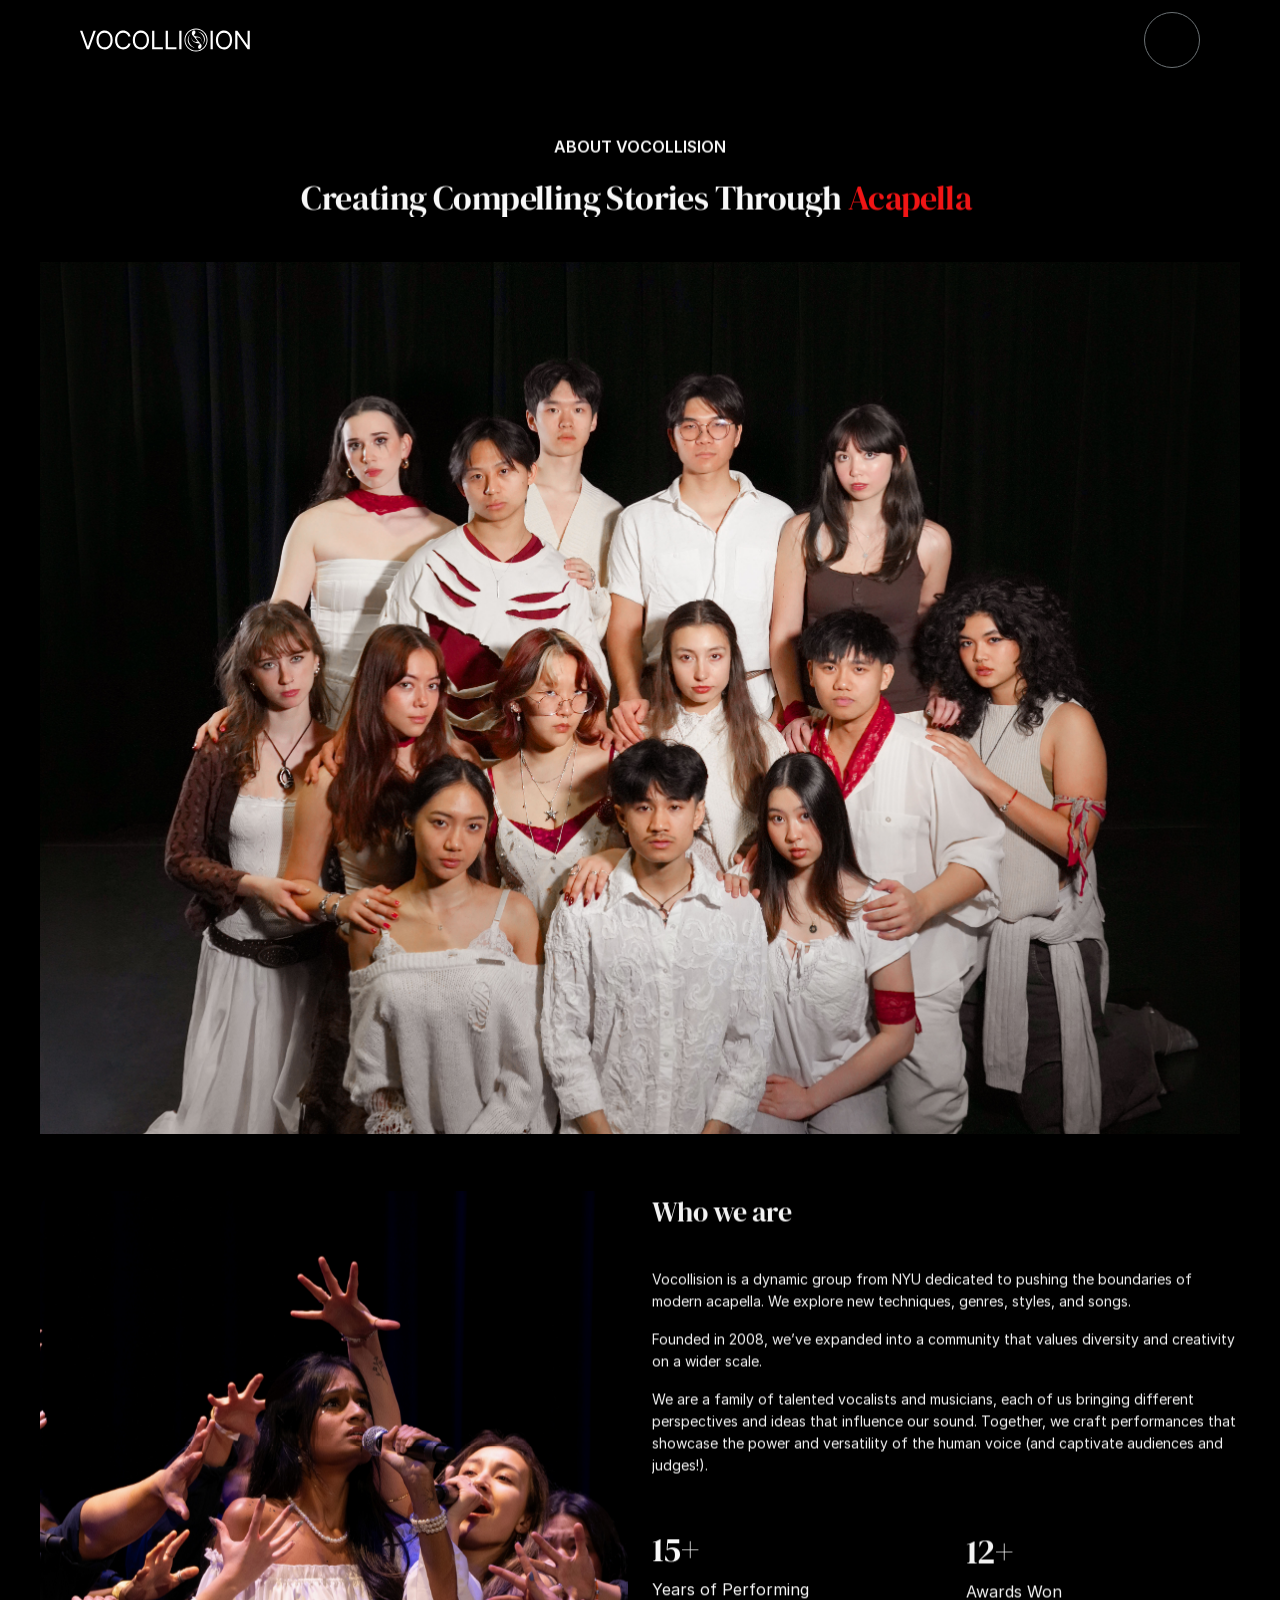
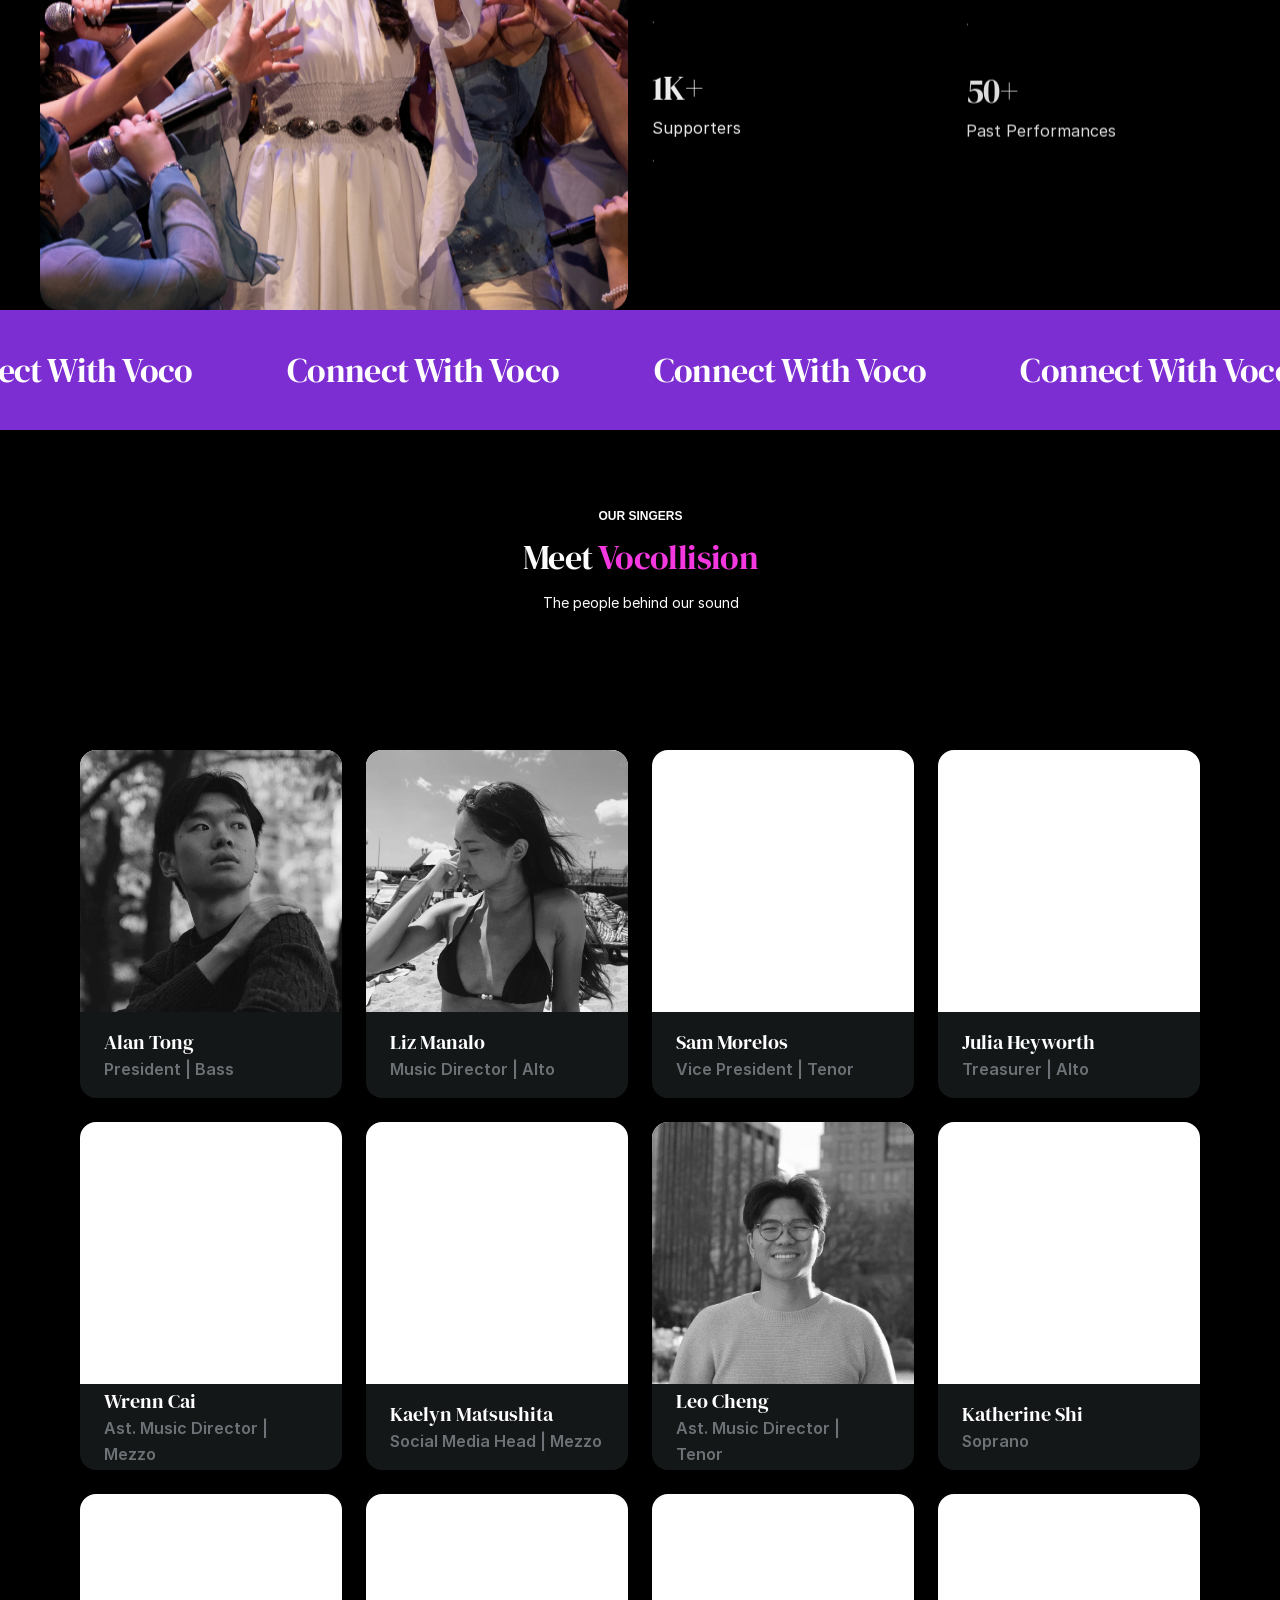
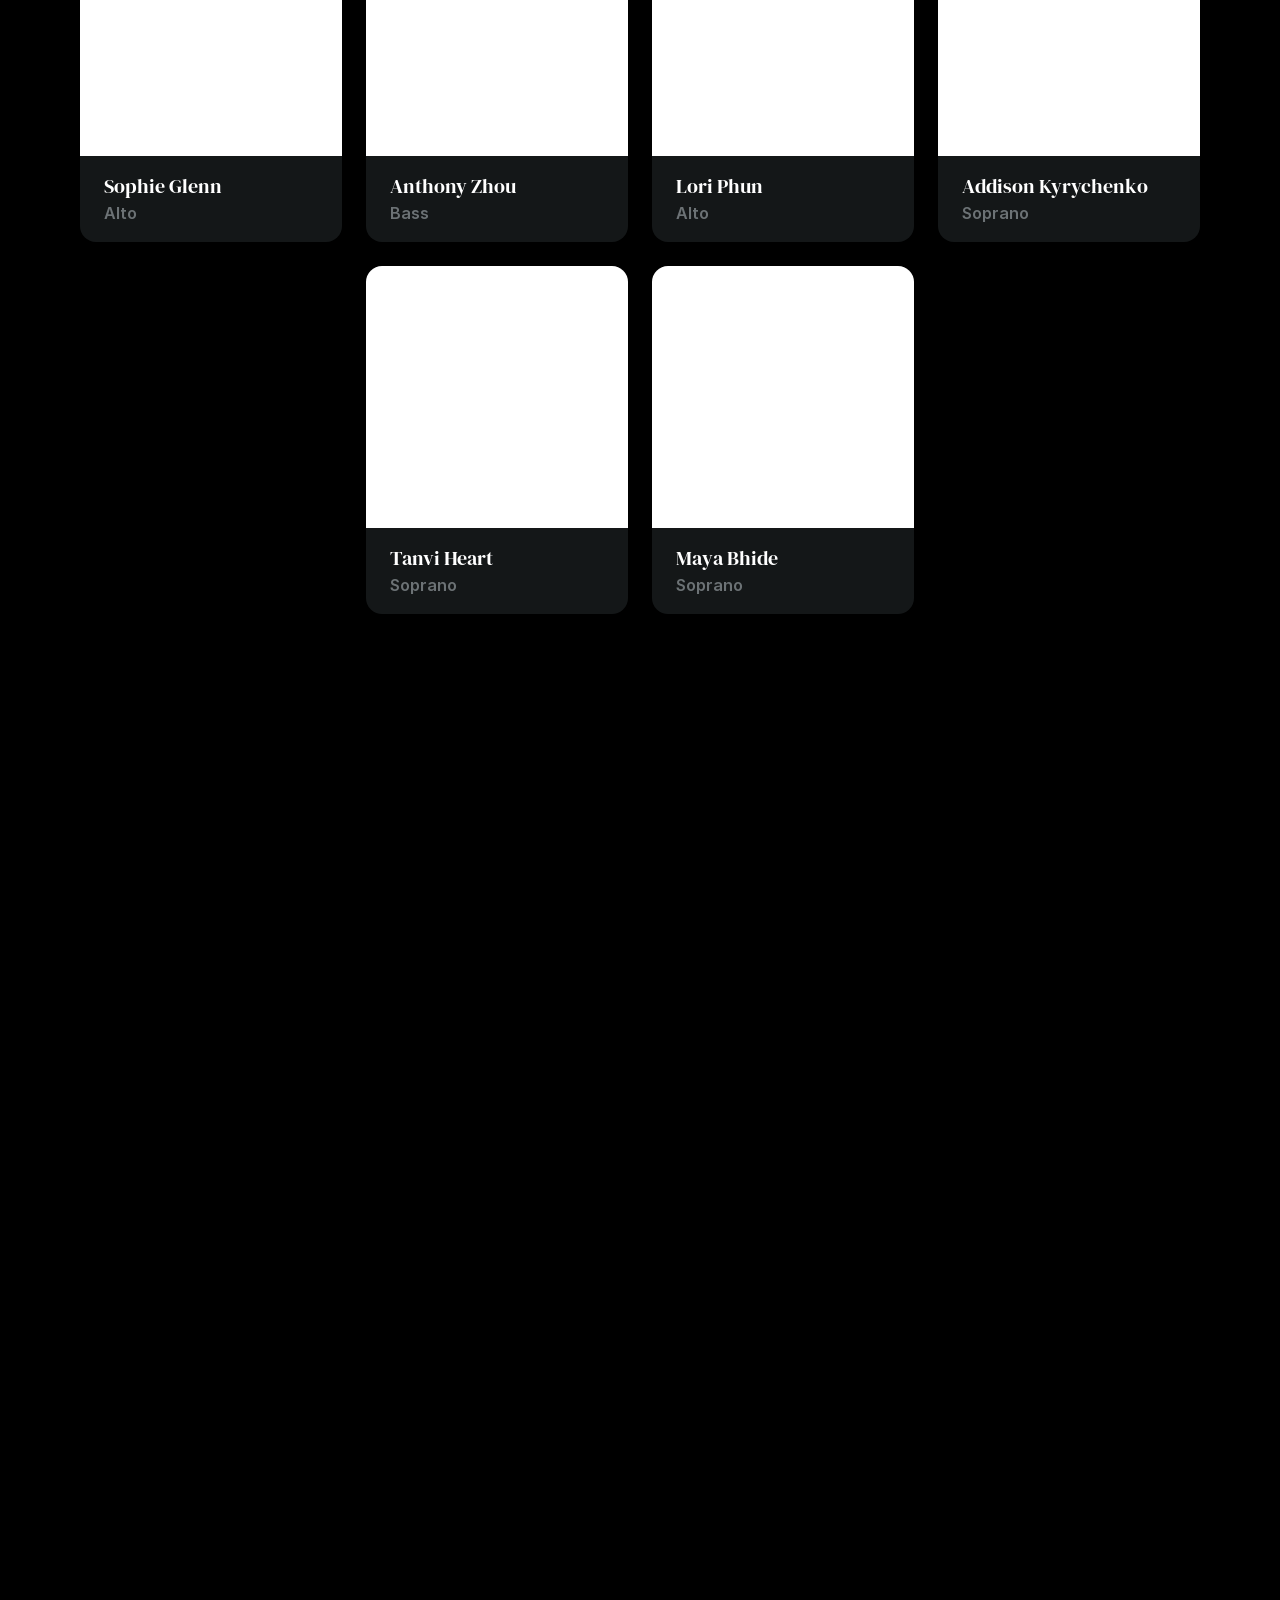
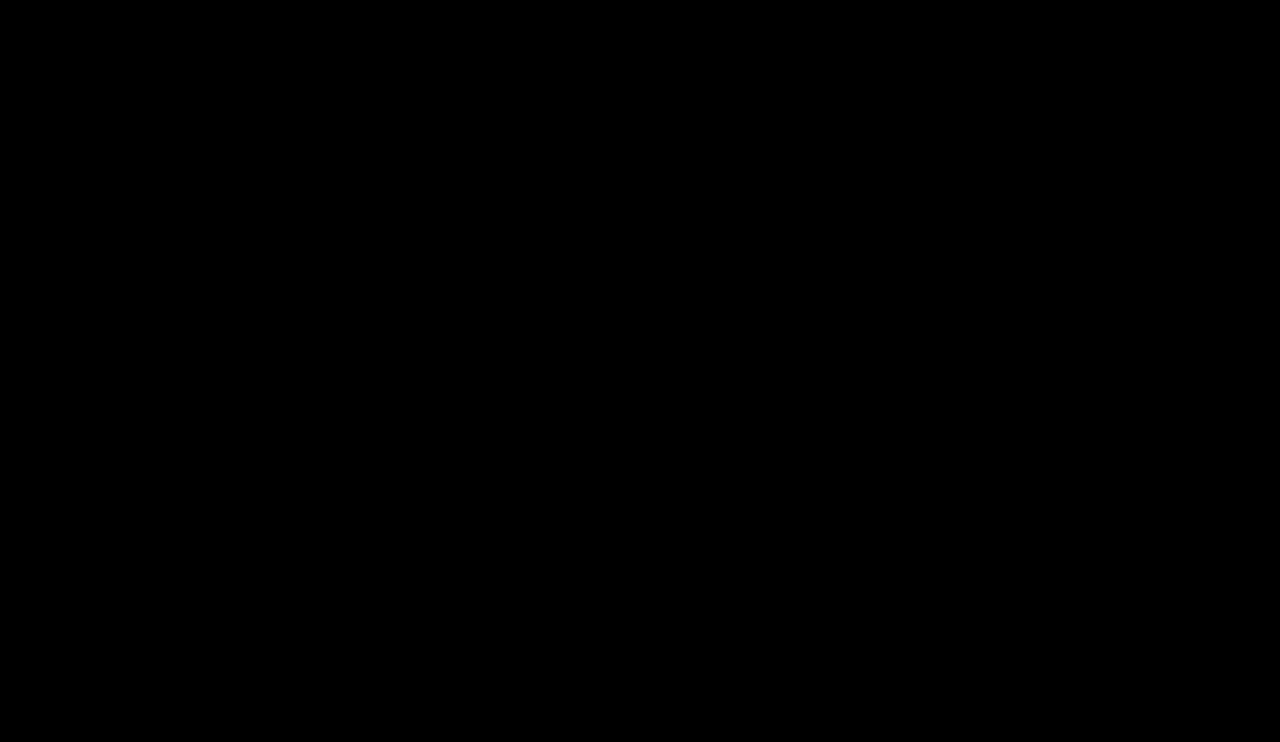
<file: about/index.html>
<!doctype html>
<!-- Made in Framer · framer.com ✨ -->
<!-- Published Apr 23, 2026, 12:46 AM UTC -->
<html lang="en-US">
<head>
	<meta charset="utf-8">
	
	
	<!-- Start of headStart -->
    
    <!-- End of headStart -->
	<meta name="viewport" content="width=device-width">
	<meta name="generator" content="Framer 1493872">
	<title>About Vocollision | NYU Competitive A Cappella Since 2008</title>
    <meta name="description" content="Learn about Vocollision — NYU’s inventive, diverse competitive a cappella group. Diversity, creativity, family, and humility since 2008.">
    <meta name="framer-search-index" content="/assets/site/searchIndex-M525bVmYxwQE.json">
    <meta name="framer-search-index-fallback" content="/assets/site/searchIndex-WYl6OL1rObJV.json">
    <link href="/assets/images/46uiWfhXE7tMVfk7wmng3AZHQ.png" rel="icon" media="(prefers-color-scheme: light)">
    <link href="/assets/images/46uiWfhXE7tMVfk7wmng3AZHQ.png" rel="icon" media="(prefers-color-scheme: dark)">
    <!-- Open Graph / Facebook -->
    <meta property="og:type" content="website">
    <meta property="og:title" content="About Vocollision | NYU Competitive A Cappella Since 2008">
    <meta property="og:description" content="Learn about Vocollision — NYU’s inventive, diverse competitive a cappella group. Diversity, creativity, family, and humility since 2008.">
    <meta property="og:image" content="/assets/images/z30teL0Z4uAwjrPyTYiwMwH2w.jpg">
    <!-- Twitter -->
    <meta name="twitter:card" content="summary_large_image">
    <meta name="twitter:title" content="About Vocollision | NYU Competitive A Cappella Since 2008">
    <meta name="twitter:description" content="Learn about Vocollision — NYU’s inventive, diverse competitive a cappella group. Diversity, creativity, family, and humility since 2008.">
    <meta name="twitter:image" content="/assets/images/z30teL0Z4uAwjrPyTYiwMwH2w.jpg">
	
	<style data-framer-font-css>/* latin-ext */
@font-face {
  font-family: 'DM Serif Display';
  font-style: italic;
  font-weight: 400;
  font-display: swap;
  src: url(/assets/fonts/gstatic/-nFhOHM81r4j6k0gjAW3mujVU2B2G_VB3vD212k.woff2) format('woff2');
  unicode-range: U+0100-02BA, U+02BD-02C5, U+02C7-02CC, U+02CE-02D7, U+02DD-02FF, U+0304, U+0308, U+0329, U+1D00-1DBF, U+1E00-1E9F, U+1EF2-1EFF, U+2020, U+20A0-20AB, U+20AD-20C0, U+2113, U+2C60-2C7F, U+A720-A7FF;
}
/* latin */
@font-face {
  font-family: 'DM Serif Display';
  font-style: italic;
  font-weight: 400;
  font-display: swap;
  src: url(/assets/fonts/gstatic/-nFhOHM81r4j6k0gjAW3mujVU2B2G_VB0PD2.woff2) format('woff2');
  unicode-range: U+0000-00FF, U+0131, U+0152-0153, U+02BB-02BC, U+02C6, U+02DA, U+02DC, U+0304, U+0308, U+0329, U+2000-206F, U+20AC, U+2122, U+2191, U+2193, U+2212, U+2215, U+FEFF, U+FFFD;
}
/* latin-ext */
@font-face {
  font-family: 'DM Serif Display';
  font-style: normal;
  font-weight: 400;
  font-display: swap;
  src: url(/assets/fonts/gstatic/-nFnOHM81r4j6k0gjAW3mujVU2B2G_5x0ujy.woff2) format('woff2');
  unicode-range: U+0100-02BA, U+02BD-02C5, U+02C7-02CC, U+02CE-02D7, U+02DD-02FF, U+0304, U+0308, U+0329, U+1D00-1DBF, U+1E00-1E9F, U+1EF2-1EFF, U+2020, U+20A0-20AB, U+20AD-20C0, U+2113, U+2C60-2C7F, U+A720-A7FF;
}
/* latin */
@font-face {
  font-family: 'DM Serif Display';
  font-style: normal;
  font-weight: 400;
  font-display: swap;
  src: url(/assets/fonts/gstatic/-nFnOHM81r4j6k0gjAW3mujVU2B2G_Bx0g.woff2) format('woff2');
  unicode-range: U+0000-00FF, U+0131, U+0152-0153, U+02BB-02BC, U+02C6, U+02DA, U+02DC, U+0304, U+0308, U+0329, U+2000-206F, U+20AC, U+2122, U+2191, U+2193, U+2212, U+2215, U+FEFF, U+FFFD;
}

@font-face { font-family: "Inter"; src: url("/assets/fonts/5vvr9Vy74if2I6bQbJvbw7SY1pQ.woff2"); font-display: swap; font-style: normal; font-weight: 400; unicode-range: U+0460-052F, U+1C80-1C88, U+20B4, U+2DE0-2DFF, U+A640-A69F, U+FE2E-FE2F }
@font-face { font-family: "Inter"; src: url("/assets/fonts/EOr0mi4hNtlgWNn9if640EZzXCo.woff2"); font-display: swap; font-style: normal; font-weight: 400; unicode-range: U+0301, U+0400-045F, U+0490-0491, U+04B0-04B1, U+2116 }
@font-face { font-family: "Inter"; src: url("/assets/fonts/Y9k9QrlZAqio88Klkmbd8VoMQc.woff2"); font-display: swap; font-style: normal; font-weight: 400; unicode-range: U+1F00-1FFF }
@font-face { font-family: "Inter"; src: url("/assets/fonts/OYrD2tBIBPvoJXiIHnLoOXnY9M.woff2"); font-display: swap; font-style: normal; font-weight: 400; unicode-range: U+0370-03FF }
@font-face { font-family: "Inter"; src: url("/assets/fonts/JeYwfuaPfZHQhEG8U5gtPDZ7WQ.woff2"); font-display: swap; font-style: normal; font-weight: 400; unicode-range: U+0100-024F, U+0259, U+1E00-1EFF, U+2020, U+20A0-20AB, U+20AD-20CF, U+2113, U+2C60-2C7F, U+A720-A7FF }
@font-face { font-family: "Inter"; src: url("/assets/fonts/GrgcKwrN6d3Uz8EwcLHZxwEfC4.woff2"); font-display: swap; font-style: normal; font-weight: 400; unicode-range: U+0000-00FF, U+0131, U+0152-0153, U+02BB-02BC, U+02C6, U+02DA, U+02DC, U+2000-206F, U+2070, U+2074-207E, U+2080-208E, U+20AC, U+2122, U+2191, U+2193, U+2212, U+2215, U+FEFF, U+FFFD }
@font-face { font-family: "Inter"; src: url("/assets/fonts/b6Y37FthZeALduNqHicBT6FutY.woff2"); font-display: swap; font-style: normal; font-weight: 400; unicode-range: U+0102-0103, U+0110-0111, U+0128-0129, U+0168-0169, U+01A0-01A1, U+01AF-01B0, U+1EA0-1EF9, U+20AB }
@font-face { font-family: "Inter"; src: url("/assets/fonts/vQyevYAyHtARFwPqUzQGpnDs.woff2"); font-display: swap; font-style: normal; font-weight: 400; unicode-range: U+0000-00FF, U+0131, U+0152-0153, U+02BB-02BC, U+02C6, U+02DA, U+02DC, U+2000-206F, U+2074, U+20AC, U+2122, U+2191, U+2193, U+2212, U+2215, U+FEFF, U+FFFD }
@font-face { font-family: "Inter"; src: url("/assets/fonts/NXxvFRoY5LDh3yCm7MEP2jqYk.woff2"); font-style: normal; font-weight: 100; unicode-range: U+0460-052F, U+1C80-1C88, U+20B4, U+2DE0-2DFF, U+A640-A69F, U+FE2E-FE2F }
@font-face { font-family: "Inter"; src: url("/assets/fonts/5CcgcVyoWSqO1THBiISd6oCog.woff2"); font-style: normal; font-weight: 100; unicode-range: U+0301, U+0400-045F, U+0490-0491, U+04B0-04B1, U+2116 }
@font-face { font-family: "Inter"; src: url("/assets/fonts/MF544SVCvk3yNpLIz3pwDXFZPKM.woff2"); font-style: normal; font-weight: 100; unicode-range: U+1F00-1FFF }
@font-face { font-family: "Inter"; src: url("/assets/fonts/TNtxudDBkAm2RXdtU3rvTBwoM.woff2"); font-style: normal; font-weight: 100; unicode-range: U+0370-03FF }
@font-face { font-family: "Inter"; src: url("/assets/fonts/fIabp4VN5z7iJ3lNOz9qfNeQHc.woff2"); font-style: normal; font-weight: 100; unicode-range: U+0100-024F, U+0259, U+1E00-1EFF, U+2020, U+20A0-20AB, U+20AD-20CF, U+2113, U+2C60-2C7F, U+A720-A7FF }
@font-face { font-family: "Inter"; src: url("/assets/fonts/8kSLqTnVCEtjx0nu8PxTD4Nh5UU.woff2"); font-style: normal; font-weight: 100; unicode-range: U+0000-00FF, U+0131, U+0152-0153, U+02BB-02BC, U+02C6, U+02DA, U+02DC, U+2000-206F, U+2070, U+2074-207E, U+2080-208E, U+20AC, U+2122, U+2191, U+2193, U+2212, U+2215, U+FEFF, U+FFFD }
@font-face { font-family: "Inter"; src: url("/assets/fonts/9iRSYClnXA0RMygyIn6yjjWXJw.woff2"); font-style: normal; font-weight: 100; unicode-range: U+0102-0103, U+0110-0111, U+0128-0129, U+0168-0169, U+01A0-01A1, U+01AF-01B0, U+1EA0-1EF9, U+20AB }
@font-face { font-family: "Inter"; src: url("/assets/fonts/MVhJhYeDWxeyqT939zMNyw9p8.woff2"); font-style: normal; font-weight: 200; unicode-range: U+0460-052F, U+1C80-1C88, U+20B4, U+2DE0-2DFF, U+A640-A69F, U+FE2E-FE2F }
@font-face { font-family: "Inter"; src: url("/assets/fonts/WXQXYfAQJIi2pCJACAfWWXfIDqI.woff2"); font-style: normal; font-weight: 200; unicode-range: U+0301, U+0400-045F, U+0490-0491, U+04B0-04B1, U+2116 }
@font-face { font-family: "Inter"; src: url("/assets/fonts/RJeJJARdrtNUtic58kOz7hIgBuE.woff2"); font-style: normal; font-weight: 200; unicode-range: U+1F00-1FFF }
@font-face { font-family: "Inter"; src: url("/assets/fonts/4hBRAuM02i3fsxYDzyNvt5Az2so.woff2"); font-style: normal; font-weight: 200; unicode-range: U+0370-03FF }
@font-face { font-family: "Inter"; src: url("/assets/fonts/fz1JbBffNGgK7BNUI1mmbFBlgA8.woff2"); font-style: normal; font-weight: 200; unicode-range: U+0100-024F, U+0259, U+1E00-1EFF, U+2020, U+20A0-20AB, U+20AD-20CF, U+2113, U+2C60-2C7F, U+A720-A7FF }
@font-face { font-family: "Inter"; src: url("/assets/fonts/Z4sGWU2OKBoXPWulb5P25vULA.woff2"); font-style: normal; font-weight: 200; unicode-range: U+0000-00FF, U+0131, U+0152-0153, U+02BB-02BC, U+02C6, U+02DA, U+02DC, U+2000-206F, U+2070, U+2074-207E, U+2080-208E, U+20AC, U+2122, U+2191, U+2193, U+2212, U+2215, U+FEFF, U+FFFD }
@font-face { font-family: "Inter"; src: url("/assets/fonts/eIZyQwIlHYR0mnMSneEDMtqBPgw.woff2"); font-style: normal; font-weight: 200; unicode-range: U+0102-0103, U+0110-0111, U+0128-0129, U+0168-0169, U+01A0-01A1, U+01AF-01B0, U+1EA0-1EF9, U+20AB }
@font-face { font-family: "Inter"; src: url("/assets/fonts/BkDpl4ghaqvMi1btKFyG2tdbec.woff2"); font-display: swap; font-style: normal; font-weight: 300; unicode-range: U+0460-052F, U+1C80-1C88, U+20B4, U+2DE0-2DFF, U+A640-A69F, U+FE2E-FE2F }
@font-face { font-family: "Inter"; src: url("/assets/fonts/zAMK70AQRFSShJgUiaR5IiIhgzk.woff2"); font-display: swap; font-style: normal; font-weight: 300; unicode-range: U+0301, U+0400-045F, U+0490-0491, U+04B0-04B1, U+2116 }
@font-face { font-family: "Inter"; src: url("/assets/fonts/IETjvc5qzUaRoaruDpPSwCUM8.woff2"); font-display: swap; font-style: normal; font-weight: 300; unicode-range: U+1F00-1FFF }
@font-face { font-family: "Inter"; src: url("/assets/fonts/oLCoaT3ioA0fHdJnWR9W6k7NY.woff2"); font-display: swap; font-style: normal; font-weight: 300; unicode-range: U+0370-03FF }
@font-face { font-family: "Inter"; src: url("/assets/fonts/Sj0PCHQSBjFmEp6NBWg6FNaKc.woff2"); font-display: swap; font-style: normal; font-weight: 300; unicode-range: U+0100-024F, U+0259, U+1E00-1EFF, U+2020, U+20A0-20AB, U+20AD-20CF, U+2113, U+2C60-2C7F, U+A720-A7FF }
@font-face { font-family: "Inter"; src: url("/assets/fonts/aqiiD4LUKkKzXdjGL5UzHq8bo5w.woff2"); font-display: swap; font-style: normal; font-weight: 300; unicode-range: U+0000-00FF, U+0131, U+0152-0153, U+02BB-02BC, U+02C6, U+02DA, U+02DC, U+2000-206F, U+2070, U+2074-207E, U+2080-208E, U+20AC, U+2122, U+2191, U+2193, U+2212, U+2215, U+FEFF, U+FFFD }
@font-face { font-family: "Inter"; src: url("/assets/fonts/H4TfENUY1rh8R9UaSD6vngjJP3M.woff2"); font-display: swap; font-style: normal; font-weight: 300; unicode-range: U+0102-0103, U+0110-0111, U+0128-0129, U+0168-0169, U+01A0-01A1, U+01AF-01B0, U+1EA0-1EF9, U+20AB }
@font-face { font-family: "Inter"; src: url("/assets/fonts/5A3Ce6C9YYmCjpQx9M4inSaKU.woff2"); font-display: swap; font-style: normal; font-weight: 500; unicode-range: U+0460-052F, U+1C80-1C88, U+20B4, U+2DE0-2DFF, U+A640-A69F, U+FE2E-FE2F }
@font-face { font-family: "Inter"; src: url("/assets/fonts/Qx95Xyt0Ka3SGhinnbXIGpEIyP4.woff2"); font-display: swap; font-style: normal; font-weight: 500; unicode-range: U+0301, U+0400-045F, U+0490-0491, U+04B0-04B1, U+2116 }
@font-face { font-family: "Inter"; src: url("/assets/fonts/6mJuEAguuIuMog10gGvH5d3cl8.woff2"); font-display: swap; font-style: normal; font-weight: 500; unicode-range: U+1F00-1FFF }
@font-face { font-family: "Inter"; src: url("/assets/fonts/xYYWaj7wCU5zSQH0eXvSaS19wo.woff2"); font-display: swap; font-style: normal; font-weight: 500; unicode-range: U+0370-03FF }
@font-face { font-family: "Inter"; src: url("/assets/fonts/otTaNuNpVK4RbdlT7zDDdKvQBA.woff2"); font-display: swap; font-style: normal; font-weight: 500; unicode-range: U+0100-024F, U+0259, U+1E00-1EFF, U+2020, U+20A0-20AB, U+20AD-20CF, U+2113, U+2C60-2C7F, U+A720-A7FF }
@font-face { font-family: "Inter"; src: url("/assets/fonts/UjlFhCnUjxhNfep4oYBPqnEssyo.woff2"); font-display: swap; font-style: normal; font-weight: 500; unicode-range: U+0000-00FF, U+0131, U+0152-0153, U+02BB-02BC, U+02C6, U+02DA, U+02DC, U+2000-206F, U+2070, U+2074-207E, U+2080-208E, U+20AC, U+2122, U+2191, U+2193, U+2212, U+2215, U+FEFF, U+FFFD }
@font-face { font-family: "Inter"; src: url("/assets/fonts/DolVirEGb34pEXEp8t8FQBSK4.woff2"); font-display: swap; font-style: normal; font-weight: 500; unicode-range: U+0102-0103, U+0110-0111, U+0128-0129, U+0168-0169, U+01A0-01A1, U+01AF-01B0, U+1EA0-1EF9, U+20AB }
@font-face { font-family: "Inter"; src: url("/assets/fonts/hyOgCu0Xnghbimh0pE8QTvtt2AU.woff2"); font-display: swap; font-style: normal; font-weight: 600; unicode-range: U+0460-052F, U+1C80-1C88, U+20B4, U+2DE0-2DFF, U+A640-A69F, U+FE2E-FE2F }
@font-face { font-family: "Inter"; src: url("/assets/fonts/NeGmSOXrPBfEFIy5YZeHq17LEDA.woff2"); font-display: swap; font-style: normal; font-weight: 600; unicode-range: U+0301, U+0400-045F, U+0490-0491, U+04B0-04B1, U+2116 }
@font-face { font-family: "Inter"; src: url("/assets/fonts/oYaAX5himiTPYuN8vLWnqBbfD2s.woff2"); font-display: swap; font-style: normal; font-weight: 600; unicode-range: U+1F00-1FFF }
@font-face { font-family: "Inter"; src: url("/assets/fonts/lEJLP4R0yuCaMCjSXYHtJw72M.woff2"); font-display: swap; font-style: normal; font-weight: 600; unicode-range: U+0370-03FF }
@font-face { font-family: "Inter"; src: url("/assets/fonts/cRJyLNuTJR5jbyKzGi33wU9cqIQ.woff2"); font-display: swap; font-style: normal; font-weight: 600; unicode-range: U+0100-024F, U+0259, U+1E00-1EFF, U+2020, U+20A0-20AB, U+20AD-20CF, U+2113, U+2C60-2C7F, U+A720-A7FF }
@font-face { font-family: "Inter"; src: url("/assets/fonts/yDtI2UI8XcEg1W2je9XPN3Noo.woff2"); font-display: swap; font-style: normal; font-weight: 600; unicode-range: U+0000-00FF, U+0131, U+0152-0153, U+02BB-02BC, U+02C6, U+02DA, U+02DC, U+2000-206F, U+2070, U+2074-207E, U+2080-208E, U+20AC, U+2122, U+2191, U+2193, U+2212, U+2215, U+FEFF, U+FFFD }
@font-face { font-family: "Inter"; src: url("/assets/fonts/A0Wcc7NgXMjUuFdquHDrIZpzZw0.woff2"); font-display: swap; font-style: normal; font-weight: 600; unicode-range: U+0102-0103, U+0110-0111, U+0128-0129, U+0168-0169, U+01A0-01A1, U+01AF-01B0, U+1EA0-1EF9, U+20AB }
@font-face { font-family: "Inter"; src: url("/assets/fonts/DpPBYI0sL4fYLgAkX8KXOPVt7c.woff2"); font-display: swap; font-style: normal; font-weight: 700; unicode-range: U+0460-052F, U+1C80-1C88, U+20B4, U+2DE0-2DFF, U+A640-A69F, U+FE2E-FE2F }
@font-face { font-family: "Inter"; src: url("/assets/fonts/4RAEQdEOrcnDkhHiiCbJOw92Lk.woff2"); font-display: swap; font-style: normal; font-weight: 700; unicode-range: U+0301, U+0400-045F, U+0490-0491, U+04B0-04B1, U+2116 }
@font-face { font-family: "Inter"; src: url("/assets/fonts/1K3W8DizY3v4emK8Mb08YHxTbs.woff2"); font-display: swap; font-style: normal; font-weight: 700; unicode-range: U+1F00-1FFF }
@font-face { font-family: "Inter"; src: url("/assets/fonts/tUSCtfYVM1I1IchuyCwz9gDdQ.woff2"); font-display: swap; font-style: normal; font-weight: 700; unicode-range: U+0370-03FF }
@font-face { font-family: "Inter"; src: url("/assets/fonts/VgYFWiwsAC5OYxAycRXXvhze58.woff2"); font-display: swap; font-style: normal; font-weight: 700; unicode-range: U+0100-024F, U+0259, U+1E00-1EFF, U+2020, U+20A0-20AB, U+20AD-20CF, U+2113, U+2C60-2C7F, U+A720-A7FF }
@font-face { font-family: "Inter"; src: url("/assets/fonts/syRNPWzAMIrcJ3wIlPIP43KjQs.woff2"); font-display: swap; font-style: normal; font-weight: 700; unicode-range: U+0000-00FF, U+0131, U+0152-0153, U+02BB-02BC, U+02C6, U+02DA, U+02DC, U+2000-206F, U+2070, U+2074-207E, U+2080-208E, U+20AC, U+2122, U+2191, U+2193, U+2212, U+2215, U+FEFF, U+FFFD }
@font-face { font-family: "Inter"; src: url("/assets/fonts/GIryZETIX4IFypco5pYZONKhJIo.woff2"); font-display: swap; font-style: normal; font-weight: 700; unicode-range: U+0102-0103, U+0110-0111, U+0128-0129, U+0168-0169, U+01A0-01A1, U+01AF-01B0, U+1EA0-1EF9, U+20AB }
@font-face { font-family: "Inter"; src: url("/assets/fonts/PONfPc6h4EPYwJliXQBmjVx7QxI.woff2"); font-display: swap; font-style: normal; font-weight: 800; unicode-range: U+0460-052F, U+1C80-1C88, U+20B4, U+2DE0-2DFF, U+A640-A69F, U+FE2E-FE2F }
@font-face { font-family: "Inter"; src: url("/assets/fonts/zsnJN7Z1wdzUvepJniD3rbvJIyU.woff2"); font-display: swap; font-style: normal; font-weight: 800; unicode-range: U+0301, U+0400-045F, U+0490-0491, U+04B0-04B1, U+2116 }
@font-face { font-family: "Inter"; src: url("/assets/fonts/UrzZBOy7RyJEWAZGduzOeHiHuY.woff2"); font-display: swap; font-style: normal; font-weight: 800; unicode-range: U+1F00-1FFF }
@font-face { font-family: "Inter"; src: url("/assets/fonts/996sR9SfSDuYELz8oHhDOcErkY.woff2"); font-display: swap; font-style: normal; font-weight: 800; unicode-range: U+0370-03FF }
@font-face { font-family: "Inter"; src: url("/assets/fonts/ftN1HpyPVJEoEb4q36SOrNdLXU.woff2"); font-display: swap; font-style: normal; font-weight: 800; unicode-range: U+0100-024F, U+0259, U+1E00-1EFF, U+2020, U+20A0-20AB, U+20AD-20CF, U+2113, U+2C60-2C7F, U+A720-A7FF }
@font-face { font-family: "Inter"; src: url("/assets/fonts/Mput0MSwESKlJ6TMz9MPDXhgrk.woff2"); font-display: swap; font-style: normal; font-weight: 800; unicode-range: U+0000-00FF, U+0131, U+0152-0153, U+02BB-02BC, U+02C6, U+02DA, U+02DC, U+2000-206F, U+2070, U+2074-207E, U+2080-208E, U+20AC, U+2122, U+2191, U+2193, U+2212, U+2215, U+FEFF, U+FFFD }
@font-face { font-family: "Inter"; src: url("/assets/fonts/JAur4lGGSGRGyrFi59JSIKqVgU.woff2"); font-display: swap; font-style: normal; font-weight: 800; unicode-range: U+0102-0103, U+0110-0111, U+0128-0129, U+0168-0169, U+01A0-01A1, U+01AF-01B0, U+1EA0-1EF9, U+20AB }
@font-face { font-family: "Inter"; src: url("/assets/fonts/mkY5Sgyq51ik0AMrSBwhm9DJg.woff2"); font-style: normal; font-weight: 900; unicode-range: U+0460-052F, U+1C80-1C88, U+20B4, U+2DE0-2DFF, U+A640-A69F, U+FE2E-FE2F }
@font-face { font-family: "Inter"; src: url("/assets/fonts/X5hj6qzcHUYv7h1390c8Rhm6550.woff2"); font-style: normal; font-weight: 900; unicode-range: U+0301, U+0400-045F, U+0490-0491, U+04B0-04B1, U+2116 }
@font-face { font-family: "Inter"; src: url("/assets/fonts/gQhNpS3tN86g8RcVKYUUaKt2oMQ.woff2"); font-style: normal; font-weight: 900; unicode-range: U+1F00-1FFF }
@font-face { font-family: "Inter"; src: url("/assets/fonts/cugnVhSraaRyANCaUtI5FV17wk.woff2"); font-style: normal; font-weight: 900; unicode-range: U+0370-03FF }
@font-face { font-family: "Inter"; src: url("/assets/fonts/5HcVoGak8k5agFJSaKa4floXVu0.woff2"); font-style: normal; font-weight: 900; unicode-range: U+0100-024F, U+0259, U+1E00-1EFF, U+2020, U+20A0-20AB, U+20AD-20CF, U+2113, U+2C60-2C7F, U+A720-A7FF }
@font-face { font-family: "Inter"; src: url("/assets/fonts/rZ5DdENNqIdFTIyQQiP5isO7M.woff2"); font-style: normal; font-weight: 900; unicode-range: U+0000-00FF, U+0131, U+0152-0153, U+02BB-02BC, U+02C6, U+02DA, U+02DC, U+2000-206F, U+2070, U+2074-207E, U+2080-208E, U+20AC, U+2122, U+2191, U+2193, U+2212, U+2215, U+FEFF, U+FFFD }
@font-face { font-family: "Inter"; src: url("/assets/fonts/P2Bw01CtL0b9wqygO0sSVogWbo.woff2"); font-style: normal; font-weight: 900; unicode-range: U+0102-0103, U+0110-0111, U+0128-0129, U+0168-0169, U+01A0-01A1, U+01AF-01B0, U+1EA0-1EF9, U+20AB }
@font-face { font-family: "Inter"; src: url("/assets/fonts/YJsHMqeEm0oDHuxRTVCwg5eZuo.woff2"); font-style: italic; font-weight: 100; unicode-range: U+0460-052F, U+1C80-1C88, U+20B4, U+2DE0-2DFF, U+A640-A69F, U+FE2E-FE2F }
@font-face { font-family: "Inter"; src: url("/assets/fonts/oJJMyJlDykMObEyb5VexHSxd24.woff2"); font-style: italic; font-weight: 100; unicode-range: U+0301, U+0400-045F, U+0490-0491, U+04B0-04B1, U+2116 }
@font-face { font-family: "Inter"; src: url("/assets/fonts/IpeaX0WzLaonj68howNZg4SJJaY.woff2"); font-style: italic; font-weight: 100; unicode-range: U+1F00-1FFF }
@font-face { font-family: "Inter"; src: url("/assets/fonts/KCj1bV3vDXY5OLHttTeRYcu9J8.woff2"); font-style: italic; font-weight: 100; unicode-range: U+0370-03FF }
@font-face { font-family: "Inter"; src: url("/assets/fonts/biaVHhOprxbHaR3dIP7Z8cYurHg.woff2"); font-style: italic; font-weight: 100; unicode-range: U+0100-024F, U+0259, U+1E00-1EFF, U+2020, U+20A0-20AB, U+20AD-20CF, U+2113, U+2C60-2C7F, U+A720-A7FF }
@font-face { font-family: "Inter"; src: url("/assets/fonts/3on0VNjjmogkq1f9ziKFcrY72MI.woff2"); font-style: italic; font-weight: 100; unicode-range: U+0000-00FF, U+0131, U+0152-0153, U+02BB-02BC, U+02C6, U+02DA, U+02DC, U+2000-206F, U+2070, U+2074-207E, U+2080-208E, U+20AC, U+2122, U+2191, U+2193, U+2212, U+2215, U+FEFF, U+FFFD }
@font-face { font-family: "Inter"; src: url("/assets/fonts/gNa011yWpVpNFgUhhSlDX8nUiPQ.woff2"); font-style: italic; font-weight: 100; unicode-range: U+0102-0103, U+0110-0111, U+0128-0129, U+0168-0169, U+01A0-01A1, U+01AF-01B0, U+1EA0-1EF9, U+20AB }
@font-face { font-family: "Inter"; src: url("/assets/fonts/vpq17U0WM26sBGHgq9jnrUmUf8.woff2"); font-style: italic; font-weight: 200; unicode-range: U+0460-052F, U+1C80-1C88, U+20B4, U+2DE0-2DFF, U+A640-A69F, U+FE2E-FE2F }
@font-face { font-family: "Inter"; src: url("/assets/fonts/bNYh7lNMEpOegeRYAtyGel1WqBE.woff2"); font-style: italic; font-weight: 200; unicode-range: U+0301, U+0400-045F, U+0490-0491, U+04B0-04B1, U+2116 }
@font-face { font-family: "Inter"; src: url("/assets/fonts/FBzcXZYmdulcZC0z278U6o0cw.woff2"); font-style: italic; font-weight: 200; unicode-range: U+1F00-1FFF }
@font-face { font-family: "Inter"; src: url("/assets/fonts/ua60IRqWK94xCrq0SC639Hbsdjg.woff2"); font-style: italic; font-weight: 200; unicode-range: U+0370-03FF }
@font-face { font-family: "Inter"; src: url("/assets/fonts/Pd8gNPn2dSCh4FyjWFw9PJysoQ.woff2"); font-style: italic; font-weight: 200; unicode-range: U+0100-024F, U+0259, U+1E00-1EFF, U+2020, U+20A0-20AB, U+20AD-20CF, U+2113, U+2C60-2C7F, U+A720-A7FF }
@font-face { font-family: "Inter"; src: url("/assets/fonts/6OdIurwS6YHsVW2i5fR5CKn0gg.woff2"); font-style: italic; font-weight: 200; unicode-range: U+0000-00FF, U+0131, U+0152-0153, U+02BB-02BC, U+02C6, U+02DA, U+02DC, U+2000-206F, U+2070, U+2074-207E, U+2080-208E, U+20AC, U+2122, U+2191, U+2193, U+2212, U+2215, U+FEFF, U+FFFD }
@font-face { font-family: "Inter"; src: url("/assets/fonts/DtVQjTG8OGGKnwKYrMHRZVCyo.woff2"); font-style: italic; font-weight: 200; unicode-range: U+0102-0103, U+0110-0111, U+0128-0129, U+0168-0169, U+01A0-01A1, U+01AF-01B0, U+1EA0-1EF9, U+20AB }
@font-face { font-family: "Inter"; src: url("/assets/fonts/YYB6GZmCWnZq3RWZOghuZIOxQY.woff2"); font-display: swap; font-style: italic; font-weight: 300; unicode-range: U+0460-052F, U+1C80-1C88, U+20B4, U+2DE0-2DFF, U+A640-A69F, U+FE2E-FE2F }
@font-face { font-family: "Inter"; src: url("/assets/fonts/miJTzODdiyIr3tRo9KEoqXXk2PM.woff2"); font-display: swap; font-style: italic; font-weight: 300; unicode-range: U+0301, U+0400-045F, U+0490-0491, U+04B0-04B1, U+2116 }
@font-face { font-family: "Inter"; src: url("/assets/fonts/6ZMhcggRFfEfbf7lncCpaUbA.woff2"); font-display: swap; font-style: italic; font-weight: 300; unicode-range: U+1F00-1FFF }
@font-face { font-family: "Inter"; src: url("/assets/fonts/8sCN6PGUr4I8q5hC5twAXfcwqV0.woff2"); font-display: swap; font-style: italic; font-weight: 300; unicode-range: U+0370-03FF }
@font-face { font-family: "Inter"; src: url("/assets/fonts/aUYDUTztS7anQw5JuwCncXeLOBY.woff2"); font-display: swap; font-style: italic; font-weight: 300; unicode-range: U+0100-024F, U+0259, U+1E00-1EFF, U+2020, U+20A0-20AB, U+20AD-20CF, U+2113, U+2C60-2C7F, U+A720-A7FF }
@font-face { font-family: "Inter"; src: url("/assets/fonts/8mwKwShtYEXIZ5diRBT74yn9jdQ.woff2"); font-display: swap; font-style: italic; font-weight: 300; unicode-range: U+0000-00FF, U+0131, U+0152-0153, U+02BB-02BC, U+02C6, U+02DA, U+02DC, U+2000-206F, U+2070, U+2074-207E, U+2080-208E, U+20AC, U+2122, U+2191, U+2193, U+2212, U+2215, U+FEFF, U+FFFD }
@font-face { font-family: "Inter"; src: url("/assets/fonts/yDiPvYxioBHsicnYxpPW35WQmx8.woff2"); font-display: swap; font-style: italic; font-weight: 300; unicode-range: U+0102-0103, U+0110-0111, U+0128-0129, U+0168-0169, U+01A0-01A1, U+01AF-01B0, U+1EA0-1EF9, U+20AB }
@font-face { font-family: "Inter"; src: url("/assets/fonts/CfMzU8w2e7tHgF4T4rATMPuWosA.woff2"); font-display: swap; font-style: italic; font-weight: 400; unicode-range: U+0460-052F, U+1C80-1C88, U+20B4, U+2DE0-2DFF, U+A640-A69F, U+FE2E-FE2F }
@font-face { font-family: "Inter"; src: url("/assets/fonts/867QObYax8ANsfX4TGEVU9YiCM.woff2"); font-display: swap; font-style: italic; font-weight: 400; unicode-range: U+0301, U+0400-045F, U+0490-0491, U+04B0-04B1, U+2116 }
@font-face { font-family: "Inter"; src: url("/assets/fonts/Oyn2ZbENFdnW7mt2Lzjk1h9Zb9k.woff2"); font-display: swap; font-style: italic; font-weight: 400; unicode-range: U+1F00-1FFF }
@font-face { font-family: "Inter"; src: url("/assets/fonts/cdAe8hgZ1cMyLu9g005pAW3xMo.woff2"); font-display: swap; font-style: italic; font-weight: 400; unicode-range: U+0370-03FF }
@font-face { font-family: "Inter"; src: url("/assets/fonts/DOfvtmE1UplCq161m6Hj8CSQYg.woff2"); font-display: swap; font-style: italic; font-weight: 400; unicode-range: U+0100-024F, U+0259, U+1E00-1EFF, U+2020, U+20A0-20AB, U+20AD-20CF, U+2113, U+2C60-2C7F, U+A720-A7FF }
@font-face { font-family: "Inter"; src: url("/assets/fonts/pKRFNWFoZl77qYCAIp84lN1h944.woff2"); font-display: swap; font-style: italic; font-weight: 400; unicode-range: U+0000-00FF, U+0131, U+0152-0153, U+02BB-02BC, U+02C6, U+02DA, U+02DC, U+2000-206F, U+2070, U+2074-207E, U+2080-208E, U+20AC, U+2122, U+2191, U+2193, U+2212, U+2215, U+FEFF, U+FFFD }
@font-face { font-family: "Inter"; src: url("/assets/fonts/tKtBcDnBMevsEEJKdNGhhkLzYo.woff2"); font-display: swap; font-style: italic; font-weight: 400; unicode-range: U+0102-0103, U+0110-0111, U+0128-0129, U+0168-0169, U+01A0-01A1, U+01AF-01B0, U+1EA0-1EF9, U+20AB }
@font-face { font-family: "Inter"; src: url("/assets/fonts/khkJkwSL66WFg8SX6Wa726c.woff2"); font-display: swap; font-style: italic; font-weight: 500; unicode-range: U+0460-052F, U+1C80-1C88, U+20B4, U+2DE0-2DFF, U+A640-A69F, U+FE2E-FE2F }
@font-face { font-family: "Inter"; src: url("/assets/fonts/0E7IMbDzcGABpBwwqNEt60wU0w.woff2"); font-display: swap; font-style: italic; font-weight: 500; unicode-range: U+0301, U+0400-045F, U+0490-0491, U+04B0-04B1, U+2116 }
@font-face { font-family: "Inter"; src: url("/assets/fonts/NTJ0nQgIF0gcDelS14zQ9NR9Q.woff2"); font-display: swap; font-style: italic; font-weight: 500; unicode-range: U+1F00-1FFF }
@font-face { font-family: "Inter"; src: url("/assets/fonts/QrcNhgEPfRl0LS8qz5Ln8olanl8.woff2"); font-display: swap; font-style: italic; font-weight: 500; unicode-range: U+0370-03FF }
@font-face { font-family: "Inter"; src: url("/assets/fonts/JEXmejW8mXOYMtt0hyRg811kHac.woff2"); font-display: swap; font-style: italic; font-weight: 500; unicode-range: U+0100-024F, U+0259, U+1E00-1EFF, U+2020, U+20A0-20AB, U+20AD-20CF, U+2113, U+2C60-2C7F, U+A720-A7FF }
@font-face { font-family: "Inter"; src: url("/assets/fonts/Bo5CNzBv77CafbxOtKIkpw9egw.woff2"); font-display: swap; font-style: italic; font-weight: 500; unicode-range: U+0000-00FF, U+0131, U+0152-0153, U+02BB-02BC, U+02C6, U+02DA, U+02DC, U+2000-206F, U+2070, U+2074-207E, U+2080-208E, U+20AC, U+2122, U+2191, U+2193, U+2212, U+2215, U+FEFF, U+FFFD }
@font-face { font-family: "Inter"; src: url("/assets/fonts/uy9s0iWuxiNnVt8EpTI3gzohpwo.woff2"); font-display: swap; font-style: italic; font-weight: 500; unicode-range: U+0102-0103, U+0110-0111, U+0128-0129, U+0168-0169, U+01A0-01A1, U+01AF-01B0, U+1EA0-1EF9, U+20AB }
@font-face { font-family: "Inter"; src: url("/assets/fonts/vxBnBhH8768IFAXAb4Qf6wQHKs.woff2"); font-display: swap; font-style: italic; font-weight: 600; unicode-range: U+0460-052F, U+1C80-1C88, U+20B4, U+2DE0-2DFF, U+A640-A69F, U+FE2E-FE2F }
@font-face { font-family: "Inter"; src: url("/assets/fonts/zSsEuoJdh8mcFVk976C05ZfQr8.woff2"); font-display: swap; font-style: italic; font-weight: 600; unicode-range: U+0301, U+0400-045F, U+0490-0491, U+04B0-04B1, U+2116 }
@font-face { font-family: "Inter"; src: url("/assets/fonts/b8ezwLrN7h2AUoPEENcsTMVJ0.woff2"); font-display: swap; font-style: italic; font-weight: 600; unicode-range: U+1F00-1FFF }
@font-face { font-family: "Inter"; src: url("/assets/fonts/mvNEIBLyHbscgHtwfsByjXUz3XY.woff2"); font-display: swap; font-style: italic; font-weight: 600; unicode-range: U+0370-03FF }
@font-face { font-family: "Inter"; src: url("/assets/fonts/6FI2EneKzM3qBy5foOZXey7coCA.woff2"); font-display: swap; font-style: italic; font-weight: 600; unicode-range: U+0100-024F, U+0259, U+1E00-1EFF, U+2020, U+20A0-20AB, U+20AD-20CF, U+2113, U+2C60-2C7F, U+A720-A7FF }
@font-face { font-family: "Inter"; src: url("/assets/fonts/fuyXZpVvOjq8NesCOfgirHCWyg.woff2"); font-display: swap; font-style: italic; font-weight: 600; unicode-range: U+0000-00FF, U+0131, U+0152-0153, U+02BB-02BC, U+02C6, U+02DA, U+02DC, U+2000-206F, U+2070, U+2074-207E, U+2080-208E, U+20AC, U+2122, U+2191, U+2193, U+2212, U+2215, U+FEFF, U+FFFD }
@font-face { font-family: "Inter"; src: url("/assets/fonts/NHHeAKJVP0ZWHk5YZnQQChIsBM.woff2"); font-display: swap; font-style: italic; font-weight: 600; unicode-range: U+0102-0103, U+0110-0111, U+0128-0129, U+0168-0169, U+01A0-01A1, U+01AF-01B0, U+1EA0-1EF9, U+20AB }
@font-face { font-family: "Inter"; src: url("/assets/fonts/H89BbHkbHDzlxZzxi8uPzTsp90.woff2"); font-display: swap; font-style: italic; font-weight: 700; unicode-range: U+0460-052F, U+1C80-1C88, U+20B4, U+2DE0-2DFF, U+A640-A69F, U+FE2E-FE2F }
@font-face { font-family: "Inter"; src: url("/assets/fonts/u6gJwDuwB143kpNK1T1MDKDWkMc.woff2"); font-display: swap; font-style: italic; font-weight: 700; unicode-range: U+0301, U+0400-045F, U+0490-0491, U+04B0-04B1, U+2116 }
@font-face { font-family: "Inter"; src: url("/assets/fonts/43sJ6MfOPh1LCJt46OvyDuSbA6o.woff2"); font-display: swap; font-style: italic; font-weight: 700; unicode-range: U+1F00-1FFF }
@font-face { font-family: "Inter"; src: url("/assets/fonts/wccHG0r4gBDAIRhfHiOlq6oEkqw.woff2"); font-display: swap; font-style: italic; font-weight: 700; unicode-range: U+0370-03FF }
@font-face { font-family: "Inter"; src: url("/assets/fonts/WZ367JPwf9bRW6LdTHN8rXgSjw.woff2"); font-display: swap; font-style: italic; font-weight: 700; unicode-range: U+0100-024F, U+0259, U+1E00-1EFF, U+2020, U+20A0-20AB, U+20AD-20CF, U+2113, U+2C60-2C7F, U+A720-A7FF }
@font-face { font-family: "Inter"; src: url("/assets/fonts/ia3uin3hQWqDrVloC1zEtYHWw.woff2"); font-display: swap; font-style: italic; font-weight: 700; unicode-range: U+0000-00FF, U+0131, U+0152-0153, U+02BB-02BC, U+02C6, U+02DA, U+02DC, U+2000-206F, U+2070, U+2074-207E, U+2080-208E, U+20AC, U+2122, U+2191, U+2193, U+2212, U+2215, U+FEFF, U+FFFD }
@font-face { font-family: "Inter"; src: url("/assets/fonts/2A4Xx7CngadFGlVV4xrO06OBHY.woff2"); font-display: swap; font-style: italic; font-weight: 700; unicode-range: U+0102-0103, U+0110-0111, U+0128-0129, U+0168-0169, U+01A0-01A1, U+01AF-01B0, U+1EA0-1EF9, U+20AB }
@font-face { font-family: "Inter"; src: url("/assets/fonts/if4nAQEfO1l3iBiurvlUSTaMA.woff2"); font-display: swap; font-style: italic; font-weight: 800; unicode-range: U+0460-052F, U+1C80-1C88, U+20B4, U+2DE0-2DFF, U+A640-A69F, U+FE2E-FE2F }
@font-face { font-family: "Inter"; src: url("/assets/fonts/GdJ7SQjcmkU1sz7lk5lMpKUlKY.woff2"); font-display: swap; font-style: italic; font-weight: 800; unicode-range: U+0301, U+0400-045F, U+0490-0491, U+04B0-04B1, U+2116 }
@font-face { font-family: "Inter"; src: url("/assets/fonts/sOA6LVskcCqlqggyjIZe0Zh39UQ.woff2"); font-display: swap; font-style: italic; font-weight: 800; unicode-range: U+1F00-1FFF }
@font-face { font-family: "Inter"; src: url("/assets/fonts/zUCSsMbWBcHOQoATrhsPVigkc.woff2"); font-display: swap; font-style: italic; font-weight: 800; unicode-range: U+0370-03FF }
@font-face { font-family: "Inter"; src: url("/assets/fonts/6eYp9yIAUvPZY7o0yfI4e2OP6g.woff2"); font-display: swap; font-style: italic; font-weight: 800; unicode-range: U+0100-024F, U+0259, U+1E00-1EFF, U+2020, U+20A0-20AB, U+20AD-20CF, U+2113, U+2C60-2C7F, U+A720-A7FF }
@font-face { font-family: "Inter"; src: url("/assets/fonts/8AYN209PzikkmqPEbOGJlpgu6M.woff2"); font-display: swap; font-style: italic; font-weight: 800; unicode-range: U+0000-00FF, U+0131, U+0152-0153, U+02BB-02BC, U+02C6, U+02DA, U+02DC, U+2000-206F, U+2070, U+2074-207E, U+2080-208E, U+20AC, U+2122, U+2191, U+2193, U+2212, U+2215, U+FEFF, U+FFFD }
@font-face { font-family: "Inter"; src: url("/assets/fonts/L9nHaKi7ULzGWchEehsfwttxOwM.woff2"); font-display: swap; font-style: italic; font-weight: 800; unicode-range: U+0102-0103, U+0110-0111, U+0128-0129, U+0168-0169, U+01A0-01A1, U+01AF-01B0, U+1EA0-1EF9, U+20AB }
@font-face { font-family: "Inter"; src: url("/assets/fonts/05KsVHGDmqXSBXM4yRZ65P8i0s.woff2"); font-style: italic; font-weight: 900; unicode-range: U+0460-052F, U+1C80-1C88, U+20B4, U+2DE0-2DFF, U+A640-A69F, U+FE2E-FE2F }
@font-face { font-family: "Inter"; src: url("/assets/fonts/ky8ovPukK4dJ1Pxq74qGhOqCYI.woff2"); font-style: italic; font-weight: 900; unicode-range: U+0301, U+0400-045F, U+0490-0491, U+04B0-04B1, U+2116 }
@font-face { font-family: "Inter"; src: url("/assets/fonts/vvNSqIj42qeQ2bvCRBIWKHscrc.woff2"); font-style: italic; font-weight: 900; unicode-range: U+1F00-1FFF }
@font-face { font-family: "Inter"; src: url("/assets/fonts/3ZmXbBKToJifDV9gwcifVd1tEY.woff2"); font-style: italic; font-weight: 900; unicode-range: U+0370-03FF }
@font-face { font-family: "Inter"; src: url("/assets/fonts/FNfhX3dt4ChuLJq2PwdlxHO7PU.woff2"); font-style: italic; font-weight: 900; unicode-range: U+0100-024F, U+0259, U+1E00-1EFF, U+2020, U+20A0-20AB, U+20AD-20CF, U+2113, U+2C60-2C7F, U+A720-A7FF }
@font-face { font-family: "Inter"; src: url("/assets/fonts/gcnfba68tfm7qAyrWRCf9r34jg.woff2"); font-style: italic; font-weight: 900; unicode-range: U+0000-00FF, U+0131, U+0152-0153, U+02BB-02BC, U+02C6, U+02DA, U+02DC, U+2000-206F, U+2070, U+2074-207E, U+2080-208E, U+20AC, U+2122, U+2191, U+2193, U+2212, U+2215, U+FEFF, U+FFFD }
@font-face { font-family: "Inter"; src: url("/assets/fonts/efTfQcBJ53kM2pB1hezSZ3RDUFs.woff2"); font-style: italic; font-weight: 900; unicode-range: U+0102-0103, U+0110-0111, U+0128-0129, U+0168-0169, U+01A0-01A1, U+01AF-01B0, U+1EA0-1EF9, U+20AB }
@font-face { font-family: "Inter Variable"; src: url("/assets/fonts/mYcqTSergLb16PdbJJQMl9ebYm4.woff2"); font-display: swap; font-style: normal; font-weight: 400; unicode-range: U+0460-052F, U+1C80-1C88, U+20B4, U+2DE0-2DFF, U+A640-A69F, U+FE2E-FE2F }
@font-face { font-family: "Inter Variable"; src: url("/assets/fonts/ZRl8AlxwsX1m7xS1eJCiSPbztg.woff2"); font-display: swap; font-style: normal; font-weight: 400; unicode-range: U+0301, U+0400-045F, U+0490-0491, U+04B0-04B1, U+2116 }
@font-face { font-family: "Inter Variable"; src: url("/assets/fonts/nhSQpBRqFmXNUBY2p5SENQ8NplQ.woff2"); font-display: swap; font-style: normal; font-weight: 400; unicode-range: U+1F00-1FFF }
@font-face { font-family: "Inter Variable"; src: url("/assets/fonts/DYHjxG0qXjopUuruoacfl5SA.woff2"); font-display: swap; font-style: normal; font-weight: 400; unicode-range: U+0370-03FF }
@font-face { font-family: "Inter Variable"; src: url("/assets/fonts/s7NH6sl7w4NU984r5hcmo1tPSYo.woff2"); font-display: swap; font-style: normal; font-weight: 400; unicode-range: U+0100-024F, U+0259, U+1E00-1EFF, U+2020, U+20A0-20AB, U+20AD-20CF, U+2113, U+2C60-2C7F, U+A720-A7FF }
@font-face { font-family: "Inter Variable"; src: url("/assets/fonts/7lw0VWkeXrGYJT05oB3DsFy8BaY.woff2"); font-display: swap; font-style: normal; font-weight: 400; unicode-range: U+0000-00FF, U+0131, U+0152-0153, U+02BB-02BC, U+02C6, U+02DA, U+02DC, U+2000-206F, U+2070, U+2074-207E, U+2080-208E, U+20AC, U+2122, U+2191, U+2193, U+2212, U+2215, U+FEFF, U+FFFD }
@font-face { font-family: "Inter Variable"; src: url("/assets/fonts/wx5nfqEgOXnxuFaxB0Mn9OhmcZA.woff2"); font-display: swap; font-style: normal; font-weight: 400; unicode-range: U+0102-0103, U+0110-0111, U+0128-0129, U+0168-0169, U+01A0-01A1, U+01AF-01B0, U+1EA0-1EF9, U+20AB }
@font-face { font-family: "Inter Variable"; src: url("/assets/fonts/FMAZXZOvzvP9daUF2pk7jeNQE.woff2"); font-display: swap; font-style: italic; font-weight: 400; unicode-range: U+0460-052F, U+1C80-1C88, U+20B4, U+2DE0-2DFF, U+A640-A69F, U+FE2E-FE2F }
@font-face { font-family: "Inter Variable"; src: url("/assets/fonts/XRXDXcGEcHEhj5vRoCcaNzLUII.woff2"); font-display: swap; font-style: italic; font-weight: 400; unicode-range: U+0301, U+0400-045F, U+0490-0491, U+04B0-04B1, U+2116 }
@font-face { font-family: "Inter Variable"; src: url("/assets/fonts/WL8JiibS9vHU7Cb3NGaJKioRjQ.woff2"); font-display: swap; font-style: italic; font-weight: 400; unicode-range: U+1F00-1FFF }
@font-face { font-family: "Inter Variable"; src: url("/assets/fonts/LfqxQLLXCFxnUuZS8fkv9AT0uI.woff2"); font-display: swap; font-style: italic; font-weight: 400; unicode-range: U+0370-03FF }
@font-face { font-family: "Inter Variable"; src: url("/assets/fonts/3IqofWpyruZr7Qc3kaedPmw7o.woff2"); font-display: swap; font-style: italic; font-weight: 400; unicode-range: U+0100-024F, U+0259, U+1E00-1EFF, U+2020, U+20A0-20AB, U+20AD-20CF, U+2113, U+2C60-2C7F, U+A720-A7FF }
@font-face { font-family: "Inter Variable"; src: url("/assets/fonts/N9O1YBTY0ROZrE0GiMsoMSyPbQ.woff2"); font-display: swap; font-style: italic; font-weight: 400; unicode-range: U+0000-00FF, U+0131, U+0152-0153, U+02BB-02BC, U+02C6, U+02DA, U+02DC, U+2000-206F, U+2070, U+2074-207E, U+2080-208E, U+20AC, U+2122, U+2191, U+2193, U+2212, U+2215, U+FEFF, U+FFFD }
@font-face { font-family: "Inter Variable"; src: url("/assets/fonts/Qpek1Wzh1dJ3f8j88Vebg4yC92w.woff2"); font-display: swap; font-style: italic; font-weight: 400; unicode-range: U+0102-0103, U+0110-0111, U+0128-0129, U+0168-0169, U+01A0-01A1, U+01AF-01B0, U+1EA0-1EF9, U+20AB }
@font-face { font-family: "Inter Display"; src: url("/assets/fonts/2uIBiALfCHVpWbHqRMZutfT7giU.woff2"); font-display: swap; font-style: normal; font-weight: 400; unicode-range: U+0460-052F, U+1C80-1C88, U+20B4, U+2DE0-2DFF, U+A640-A69F, U+FE2E-FE2F }
@font-face { font-family: "Inter Display"; src: url("/assets/fonts/Zwfz6xbVe5pmcWRJRgBDHnMkOkI.woff2"); font-display: swap; font-style: normal; font-weight: 400; unicode-range: U+0301, U+0400-045F, U+0490-0491, U+04B0-04B1, U+2116 }
@font-face { font-family: "Inter Display"; src: url("/assets/fonts/U9LaDDmbRhzX3sB8g8glTy5feTE.woff2"); font-display: swap; font-style: normal; font-weight: 400; unicode-range: U+1F00-1FFF }
@font-face { font-family: "Inter Display"; src: url("/assets/fonts/tVew2LzXJ1t7QfxP1gdTIdj2o0g.woff2"); font-display: swap; font-style: normal; font-weight: 400; unicode-range: U+0370-03FF }
@font-face { font-family: "Inter Display"; src: url("/assets/fonts/DF7bjCRmStYPqSb945lAlMfCCVQ.woff2"); font-display: swap; font-style: normal; font-weight: 400; unicode-range: U+0100-024F, U+0259, U+1E00-1EFF, U+2020, U+20A0-20AB, U+20AD-20CF, U+2113, U+2C60-2C7F, U+A720-A7FF }
@font-face { font-family: "Inter Display"; src: url("/assets/fonts/bHYNJqzTyl2lqvmMiRRS6Y16Es.woff2"); font-display: swap; font-style: normal; font-weight: 400; unicode-range: U+0000-00FF, U+0131, U+0152-0153, U+02BB-02BC, U+02C6, U+02DA, U+02DC, U+2000-206F, U+2070, U+2074-207E, U+2080-208E, U+20AC, U+2122, U+2191, U+2193, U+2212, U+2215, U+FEFF, U+FFFD }
@font-face { font-family: "Inter Display"; src: url("/assets/fonts/vebZUMjGyKkYsfcY73iwWTzLNag.woff2"); font-display: swap; font-style: normal; font-weight: 400; unicode-range: U+0102-0103, U+0110-0111, U+0128-0129, U+0168-0169, U+01A0-01A1, U+01AF-01B0, U+1EA0-1EF9, U+20AB }
@font-face { font-family: "Inter Display"; src: url("/assets/fonts/Vu4RH4OOAYHIXg4LpXVzNVmbpY.woff2"); font-style: normal; font-weight: 100; unicode-range: U+0460-052F, U+1C80-1C88, U+20B4, U+2DE0-2DFF, U+A640-A69F, U+FE2E-FE2F }
@font-face { font-family: "Inter Display"; src: url("/assets/fonts/eOWZqb2nQ1SLbtYmcGBFYFSOE5U.woff2"); font-style: normal; font-weight: 100; unicode-range: U+0301, U+0400-045F, U+0490-0491, U+04B0-04B1, U+2116 }
@font-face { font-family: "Inter Display"; src: url("/assets/fonts/H0Z3dXk6VFBv9TPQedY7FZVVVQ.woff2"); font-style: normal; font-weight: 100; unicode-range: U+1F00-1FFF }
@font-face { font-family: "Inter Display"; src: url("/assets/fonts/sMud1BrfhejzYfhsGoUtjWdRb90.woff2"); font-style: normal; font-weight: 100; unicode-range: U+0370-03FF }
@font-face { font-family: "Inter Display"; src: url("/assets/fonts/SDel4nEmK9AyiBktaYZfYI9DrY.woff2"); font-style: normal; font-weight: 100; unicode-range: U+0100-024F, U+0259, U+1E00-1EFF, U+2020, U+20A0-20AB, U+20AD-20CF, U+2113, U+2C60-2C7F, U+A720-A7FF }
@font-face { font-family: "Inter Display"; src: url("/assets/fonts/GoWsxcsKZ1Hiy2Y8l40zBgNwYvo.woff2"); font-style: normal; font-weight: 100; unicode-range: U+0000-00FF, U+0131, U+0152-0153, U+02BB-02BC, U+02C6, U+02DA, U+02DC, U+2000-206F, U+2070, U+2074-207E, U+2080-208E, U+20AC, U+2122, U+2191, U+2193, U+2212, U+2215, U+FEFF, U+FFFD }
@font-face { font-family: "Inter Display"; src: url("/assets/fonts/iPDparXDXhfwSxmuiEXzr0b1vAU.woff2"); font-style: normal; font-weight: 100; unicode-range: U+0102-0103, U+0110-0111, U+0128-0129, U+0168-0169, U+01A0-01A1, U+01AF-01B0, U+1EA0-1EF9, U+20AB }
@font-face { font-family: "Inter Display"; src: url("/assets/fonts/kZK78sVb0ChIxwI4EF00ArQvpu0.woff2"); font-style: normal; font-weight: 200; unicode-range: U+0460-052F, U+1C80-1C88, U+20B4, U+2DE0-2DFF, U+A640-A69F, U+FE2E-FE2F }
@font-face { font-family: "Inter Display"; src: url("/assets/fonts/zLXnIInNs9VhCJZQ1B0FvHgtWDM.woff2"); font-style: normal; font-weight: 200; unicode-range: U+0301, U+0400-045F, U+0490-0491, U+04B0-04B1, U+2116 }
@font-face { font-family: "Inter Display"; src: url("/assets/fonts/yHa3FUh9QDCLkYGoHU44PsRbTI.woff2"); font-style: normal; font-weight: 200; unicode-range: U+1F00-1FFF }
@font-face { font-family: "Inter Display"; src: url("/assets/fonts/w3wwH92cnNPcZVAf63gAmGQW0k.woff2"); font-style: normal; font-weight: 200; unicode-range: U+0370-03FF }
@font-face { font-family: "Inter Display"; src: url("/assets/fonts/w9aHRXFhel7kScIgRMsPqEwE3AY.woff2"); font-style: normal; font-weight: 200; unicode-range: U+0100-024F, U+0259, U+1E00-1EFF, U+2020, U+20A0-20AB, U+20AD-20CF, U+2113, U+2C60-2C7F, U+A720-A7FF }
@font-face { font-family: "Inter Display"; src: url("/assets/fonts/t5RNiwIqoB2GvYhcdv6NPQF6kfk.woff2"); font-style: normal; font-weight: 200; unicode-range: U+0000-00FF, U+0131, U+0152-0153, U+02BB-02BC, U+02C6, U+02DA, U+02DC, U+2000-206F, U+2070, U+2074-207E, U+2080-208E, U+20AC, U+2122, U+2191, U+2193, U+2212, U+2215, U+FEFF, U+FFFD }
@font-face { font-family: "Inter Display"; src: url("/assets/fonts/eDNmF3DmGWYDX8NrhNZOl1SDyQ.woff2"); font-style: normal; font-weight: 200; unicode-range: U+0102-0103, U+0110-0111, U+0128-0129, U+0168-0169, U+01A0-01A1, U+01AF-01B0, U+1EA0-1EF9, U+20AB }
@font-face { font-family: "Inter Display"; src: url("/assets/fonts/MaMAn5Jp5gJg1z3VaLH65QwWPLc.woff2"); font-display: swap; font-style: normal; font-weight: 300; unicode-range: U+0460-052F, U+1C80-1C88, U+20B4, U+2DE0-2DFF, U+A640-A69F, U+FE2E-FE2F }
@font-face { font-family: "Inter Display"; src: url("/assets/fonts/fEqgEChcTaneQFxeugexHq7Bk.woff2"); font-display: swap; font-style: normal; font-weight: 300; unicode-range: U+0301, U+0400-045F, U+0490-0491, U+04B0-04B1, U+2116 }
@font-face { font-family: "Inter Display"; src: url("/assets/fonts/nL7d8Ph0ViwUQorApF89PoAagQI.woff2"); font-display: swap; font-style: normal; font-weight: 300; unicode-range: U+1F00-1FFF }
@font-face { font-family: "Inter Display"; src: url("/assets/fonts/YOHXUQlY1iC2t7qT4HeLSoBDtn4.woff2"); font-display: swap; font-style: normal; font-weight: 300; unicode-range: U+0370-03FF }
@font-face { font-family: "Inter Display"; src: url("/assets/fonts/TfzHIi6ZmZDuhnIFGcgM6Ipuim4.woff2"); font-display: swap; font-style: normal; font-weight: 300; unicode-range: U+0100-024F, U+0259, U+1E00-1EFF, U+2020, U+20A0-20AB, U+20AD-20CF, U+2113, U+2C60-2C7F, U+A720-A7FF }
@font-face { font-family: "Inter Display"; src: url("/assets/fonts/CnMzVKZxLPB68RITfNGUfLe65m4.woff2"); font-display: swap; font-style: normal; font-weight: 300; unicode-range: U+0000-00FF, U+0131, U+0152-0153, U+02BB-02BC, U+02C6, U+02DA, U+02DC, U+2000-206F, U+2070, U+2074-207E, U+2080-208E, U+20AC, U+2122, U+2191, U+2193, U+2212, U+2215, U+FEFF, U+FFFD }
@font-face { font-family: "Inter Display"; src: url("/assets/fonts/ub5XwqqEAMrXQz31ej6fNqbxnBc.woff2"); font-display: swap; font-style: normal; font-weight: 300; unicode-range: U+0102-0103, U+0110-0111, U+0128-0129, U+0168-0169, U+01A0-01A1, U+01AF-01B0, U+1EA0-1EF9, U+20AB }
@font-face { font-family: "Inter Display"; src: url("/assets/fonts/ePuN3mCjzajIHnyCdvKBFiZkyY0.woff2"); font-display: swap; font-style: normal; font-weight: 500; unicode-range: U+0460-052F, U+1C80-1C88, U+20B4, U+2DE0-2DFF, U+A640-A69F, U+FE2E-FE2F }
@font-face { font-family: "Inter Display"; src: url("/assets/fonts/V3j1L0o5vPFKe26Sw4HcpXCfHo.woff2"); font-display: swap; font-style: normal; font-weight: 500; unicode-range: U+0301, U+0400-045F, U+0490-0491, U+04B0-04B1, U+2116 }
@font-face { font-family: "Inter Display"; src: url("/assets/fonts/F3kdpd2N0cToWV5huaZjjgM.woff2"); font-display: swap; font-style: normal; font-weight: 500; unicode-range: U+1F00-1FFF }
@font-face { font-family: "Inter Display"; src: url("/assets/fonts/0iDmxkizU9goZoclqIqsV5rvETU.woff2"); font-display: swap; font-style: normal; font-weight: 500; unicode-range: U+0370-03FF }
@font-face { font-family: "Inter Display"; src: url("/assets/fonts/r0mv3NegmA0akcQsNFotG32Las.woff2"); font-display: swap; font-style: normal; font-weight: 500; unicode-range: U+0100-024F, U+0259, U+1E00-1EFF, U+2020, U+20A0-20AB, U+20AD-20CF, U+2113, U+2C60-2C7F, U+A720-A7FF }
@font-face { font-family: "Inter Display"; src: url("/assets/fonts/iwWTDc49ENF2tCHbqlNARXw6Ug.woff2"); font-display: swap; font-style: normal; font-weight: 500; unicode-range: U+0000-00FF, U+0131, U+0152-0153, U+02BB-02BC, U+02C6, U+02DA, U+02DC, U+2000-206F, U+2070, U+2074-207E, U+2080-208E, U+20AC, U+2122, U+2191, U+2193, U+2212, U+2215, U+FEFF, U+FFFD }
@font-face { font-family: "Inter Display"; src: url("/assets/fonts/Ii21jnSJkulBKsHHXKlapi7fv9w.woff2"); font-display: swap; font-style: normal; font-weight: 500; unicode-range: U+0102-0103, U+0110-0111, U+0128-0129, U+0168-0169, U+01A0-01A1, U+01AF-01B0, U+1EA0-1EF9, U+20AB }
@font-face { font-family: "Inter Display"; src: url("/assets/fonts/gazZKZuUEtvr9ULhdA4SprP0AZ0.woff2"); font-display: swap; font-style: normal; font-weight: 600; unicode-range: U+0460-052F, U+1C80-1C88, U+20B4, U+2DE0-2DFF, U+A640-A69F, U+FE2E-FE2F }
@font-face { font-family: "Inter Display"; src: url("/assets/fonts/pe8RoujoPxuTZhqoNzYqHX2MXA.woff2"); font-display: swap; font-style: normal; font-weight: 600; unicode-range: U+0301, U+0400-045F, U+0490-0491, U+04B0-04B1, U+2116 }
@font-face { font-family: "Inter Display"; src: url("/assets/fonts/teGhWnhH3bCqefKGsIsqFy3hK8.woff2"); font-display: swap; font-style: normal; font-weight: 600; unicode-range: U+1F00-1FFF }
@font-face { font-family: "Inter Display"; src: url("/assets/fonts/qQHxgTnEk6Czu1yW4xS82HQWFOk.woff2"); font-display: swap; font-style: normal; font-weight: 600; unicode-range: U+0370-03FF }
@font-face { font-family: "Inter Display"; src: url("/assets/fonts/MJ3N6lfN4iP5Um8rJGqLYl03tE.woff2"); font-display: swap; font-style: normal; font-weight: 600; unicode-range: U+0100-024F, U+0259, U+1E00-1EFF, U+2020, U+20A0-20AB, U+20AD-20CF, U+2113, U+2C60-2C7F, U+A720-A7FF }
@font-face { font-family: "Inter Display"; src: url("/assets/fonts/PfdOpgzFf7N2Uye9JX7xRKYTgSc.woff2"); font-display: swap; font-style: normal; font-weight: 600; unicode-range: U+0000-00FF, U+0131, U+0152-0153, U+02BB-02BC, U+02C6, U+02DA, U+02DC, U+2000-206F, U+2070, U+2074-207E, U+2080-208E, U+20AC, U+2122, U+2191, U+2193, U+2212, U+2215, U+FEFF, U+FFFD }
@font-face { font-family: "Inter Display"; src: url("/assets/fonts/0SEEmmWc3vovhaai4RlRQSWRrz0.woff2"); font-display: swap; font-style: normal; font-weight: 600; unicode-range: U+0102-0103, U+0110-0111, U+0128-0129, U+0168-0169, U+01A0-01A1, U+01AF-01B0, U+1EA0-1EF9, U+20AB }
@font-face { font-family: "Inter Display"; src: url("/assets/fonts/I11LrmuBDQZweplJ62KkVsklU5Y.woff2"); font-display: swap; font-style: normal; font-weight: 700; unicode-range: U+0460-052F, U+1C80-1C88, U+20B4, U+2DE0-2DFF, U+A640-A69F, U+FE2E-FE2F }
@font-face { font-family: "Inter Display"; src: url("/assets/fonts/UjFZPDy3qGuDktQM4q9CxhKfIa8.woff2"); font-display: swap; font-style: normal; font-weight: 700; unicode-range: U+0301, U+0400-045F, U+0490-0491, U+04B0-04B1, U+2116 }
@font-face { font-family: "Inter Display"; src: url("/assets/fonts/8exwVHJy2DhJ4N5prYlVMrEKmQ.woff2"); font-display: swap; font-style: normal; font-weight: 700; unicode-range: U+1F00-1FFF }
@font-face { font-family: "Inter Display"; src: url("/assets/fonts/UTeedEK21hO5jDxEUldzdScUqpg.woff2"); font-display: swap; font-style: normal; font-weight: 700; unicode-range: U+0370-03FF }
@font-face { font-family: "Inter Display"; src: url("/assets/fonts/Ig8B8nzy11hzIWEIYnkg91sofjo.woff2"); font-display: swap; font-style: normal; font-weight: 700; unicode-range: U+0100-024F, U+0259, U+1E00-1EFF, U+2020, U+20A0-20AB, U+20AD-20CF, U+2113, U+2C60-2C7F, U+A720-A7FF }
@font-face { font-family: "Inter Display"; src: url("/assets/fonts/qITWJ2WdG0wrgQPDb8lvnYnTXDg.woff2"); font-display: swap; font-style: normal; font-weight: 700; unicode-range: U+0000-00FF, U+0131, U+0152-0153, U+02BB-02BC, U+02C6, U+02DA, U+02DC, U+2000-206F, U+2070, U+2074-207E, U+2080-208E, U+20AC, U+2122, U+2191, U+2193, U+2212, U+2215, U+FEFF, U+FFFD }
@font-face { font-family: "Inter Display"; src: url("/assets/fonts/qctQFoJqJ9aIbRSIp0AhCQpFxn8.woff2"); font-display: swap; font-style: normal; font-weight: 700; unicode-range: U+0102-0103, U+0110-0111, U+0128-0129, U+0168-0169, U+01A0-01A1, U+01AF-01B0, U+1EA0-1EF9, U+20AB }
@font-face { font-family: "Inter Display"; src: url("/assets/fonts/RDJfWXA0aFdpD2OO2AJLBh2Z7E.woff2"); font-display: swap; font-style: normal; font-weight: 800; unicode-range: U+0460-052F, U+1C80-1C88, U+20B4, U+2DE0-2DFF, U+A640-A69F, U+FE2E-FE2F }
@font-face { font-family: "Inter Display"; src: url("/assets/fonts/e97VFGU1js4GGgvQCnvIiHpRf0.woff2"); font-display: swap; font-style: normal; font-weight: 800; unicode-range: U+0301, U+0400-045F, U+0490-0491, U+04B0-04B1, U+2116 }
@font-face { font-family: "Inter Display"; src: url("/assets/fonts/9WZaFuMg9OiQ7an8bugAJkUG04.woff2"); font-display: swap; font-style: normal; font-weight: 800; unicode-range: U+1F00-1FFF }
@font-face { font-family: "Inter Display"; src: url("/assets/fonts/Kc2pkIGjh9K7EmlGx2sorKHcJDw.woff2"); font-display: swap; font-style: normal; font-weight: 800; unicode-range: U+0370-03FF }
@font-face { font-family: "Inter Display"; src: url("/assets/fonts/pFve2DToKu0uyKsWs4NBTHpK7Vc.woff2"); font-display: swap; font-style: normal; font-weight: 800; unicode-range: U+0100-024F, U+0259, U+1E00-1EFF, U+2020, U+20A0-20AB, U+20AD-20CF, U+2113, U+2C60-2C7F, U+A720-A7FF }
@font-face { font-family: "Inter Display"; src: url("/assets/fonts/9Nu9BRcGkRrLnJCGqVdSUXJt2Ig.woff2"); font-display: swap; font-style: normal; font-weight: 800; unicode-range: U+0000-00FF, U+0131, U+0152-0153, U+02BB-02BC, U+02C6, U+02DA, U+02DC, U+2000-206F, U+2070, U+2074-207E, U+2080-208E, U+20AC, U+2122, U+2191, U+2193, U+2212, U+2215, U+FEFF, U+FFFD }
@font-face { font-family: "Inter Display"; src: url("/assets/fonts/4hhgqiTCDCCa8WhFmTB7QXODupk.woff2"); font-display: swap; font-style: normal; font-weight: 800; unicode-range: U+0102-0103, U+0110-0111, U+0128-0129, U+0168-0169, U+01A0-01A1, U+01AF-01B0, U+1EA0-1EF9, U+20AB }
@font-face { font-family: "Inter Display"; src: url("/assets/fonts/EZSFVoaPWKnZ6GuVk5dlS5pk.woff2"); font-style: normal; font-weight: 900; unicode-range: U+0460-052F, U+1C80-1C88, U+20B4, U+2DE0-2DFF, U+A640-A69F, U+FE2E-FE2F }
@font-face { font-family: "Inter Display"; src: url("/assets/fonts/TMYuLEOqLWgunxD5qCFeADEgk.woff2"); font-style: normal; font-weight: 900; unicode-range: U+0301, U+0400-045F, U+0490-0491, U+04B0-04B1, U+2116 }
@font-face { font-family: "Inter Display"; src: url("/assets/fonts/EL4v8OG6t2XwHSJLO1YF25DNiDw.woff2"); font-style: normal; font-weight: 900; unicode-range: U+1F00-1FFF }
@font-face { font-family: "Inter Display"; src: url("/assets/fonts/vSoBOmgqFUd0rVCgogjwL7jQI.woff2"); font-style: normal; font-weight: 900; unicode-range: U+0370-03FF }
@font-face { font-family: "Inter Display"; src: url("/assets/fonts/bIwBTbnyeAOa9wQIBagEdRDHXhE.woff2"); font-style: normal; font-weight: 900; unicode-range: U+0100-024F, U+0259, U+1E00-1EFF, U+2020, U+20A0-20AB, U+20AD-20CF, U+2113, U+2C60-2C7F, U+A720-A7FF }
@font-face { font-family: "Inter Display"; src: url("/assets/fonts/x8eJ5VkmPMHVhVbF0E8JYFJmwc.woff2"); font-style: normal; font-weight: 900; unicode-range: U+0000-00FF, U+0131, U+0152-0153, U+02BB-02BC, U+02C6, U+02DA, U+02DC, U+2000-206F, U+2070, U+2074-207E, U+2080-208E, U+20AC, U+2122, U+2191, U+2193, U+2212, U+2215, U+FEFF, U+FFFD }
@font-face { font-family: "Inter Display"; src: url("/assets/fonts/fmXYBApyDC604dR7g2aaACGvCk.woff2"); font-style: normal; font-weight: 900; unicode-range: U+0102-0103, U+0110-0111, U+0128-0129, U+0168-0169, U+01A0-01A1, U+01AF-01B0, U+1EA0-1EF9, U+20AB }
@font-face { font-family: "Inter Display"; src: url("/assets/fonts/fWaKVy6hRB8Z8aBaXHMiFEvPILU.woff2"); font-style: italic; font-weight: 100; unicode-range: U+0460-052F, U+1C80-1C88, U+20B4, U+2DE0-2DFF, U+A640-A69F, U+FE2E-FE2F }
@font-face { font-family: "Inter Display"; src: url("/assets/fonts/syX0favWwGMDkTs34aSUJp2FDg.woff2"); font-style: italic; font-weight: 100; unicode-range: U+0301, U+0400-045F, U+0490-0491, U+04B0-04B1, U+2116 }
@font-face { font-family: "Inter Display"; src: url("/assets/fonts/MRDnh8epalyri0qENYQVaYkjNjA.woff2"); font-style: italic; font-weight: 100; unicode-range: U+1F00-1FFF }
@font-face { font-family: "Inter Display"; src: url("/assets/fonts/dkR8k5Cze1rY2rQWCcFiLvNxm8M.woff2"); font-style: italic; font-weight: 100; unicode-range: U+0370-03FF }
@font-face { font-family: "Inter Display"; src: url("/assets/fonts/3RO0kKTqHkJmvsJcJAr5at0.woff2"); font-style: italic; font-weight: 100; unicode-range: U+0100-024F, U+0259, U+1E00-1EFF, U+2020, U+20A0-20AB, U+20AD-20CF, U+2113, U+2C60-2C7F, U+A720-A7FF }
@font-face { font-family: "Inter Display"; src: url("/assets/fonts/mKzAiDvphQ1qAmJcRwlQ0QOK3Dc.woff2"); font-style: italic; font-weight: 100; unicode-range: U+0000-00FF, U+0131, U+0152-0153, U+02BB-02BC, U+02C6, U+02DA, U+02DC, U+2000-206F, U+2070, U+2074-207E, U+2080-208E, U+20AC, U+2122, U+2191, U+2193, U+2212, U+2215, U+FEFF, U+FFFD }
@font-face { font-family: "Inter Display"; src: url("/assets/fonts/GSo3TkcX0SwmUNLnnUlsKhqgZI.woff2"); font-style: italic; font-weight: 100; unicode-range: U+0102-0103, U+0110-0111, U+0128-0129, U+0168-0169, U+01A0-01A1, U+01AF-01B0, U+1EA0-1EF9, U+20AB }
@font-face { font-family: "Inter Display"; src: url("/assets/fonts/7b925B3vAlG2atcrbV7LoSudp7c.woff2"); font-style: italic; font-weight: 200; unicode-range: U+0460-052F, U+1C80-1C88, U+20B4, U+2DE0-2DFF, U+A640-A69F, U+FE2E-FE2F }
@font-face { font-family: "Inter Display"; src: url("/assets/fonts/FuEG87bF2T2uEeI84KQYYAE9wA.woff2"); font-style: italic; font-weight: 200; unicode-range: U+0301, U+0400-045F, U+0490-0491, U+04B0-04B1, U+2116 }
@font-face { font-family: "Inter Display"; src: url("/assets/fonts/l72nQILmlFUAK8OXlvJB8Qybl2M.woff2"); font-style: italic; font-weight: 200; unicode-range: U+1F00-1FFF }
@font-face { font-family: "Inter Display"; src: url("/assets/fonts/PjAOIKsdFTryeYPWcKg4xHgWCTI.woff2"); font-style: italic; font-weight: 200; unicode-range: U+0370-03FF }
@font-face { font-family: "Inter Display"; src: url("/assets/fonts/5u1LyW8isA2RA3QfYvCc6TVeGSU.woff2"); font-style: italic; font-weight: 200; unicode-range: U+0100-024F, U+0259, U+1E00-1EFF, U+2020, U+20A0-20AB, U+20AD-20CF, U+2113, U+2C60-2C7F, U+A720-A7FF }
@font-face { font-family: "Inter Display"; src: url("/assets/fonts/OxW7bkxVYziGRnONbuXLAeuUEkQ.woff2"); font-style: italic; font-weight: 200; unicode-range: U+0000-00FF, U+0131, U+0152-0153, U+02BB-02BC, U+02C6, U+02DA, U+02DC, U+2000-206F, U+2070, U+2074-207E, U+2080-208E, U+20AC, U+2122, U+2191, U+2193, U+2212, U+2215, U+FEFF, U+FFFD }
@font-face { font-family: "Inter Display"; src: url("/assets/fonts/vFOa28RMJNgff4GnWLns8E8vGZw.woff2"); font-style: italic; font-weight: 200; unicode-range: U+0102-0103, U+0110-0111, U+0128-0129, U+0168-0169, U+01A0-01A1, U+01AF-01B0, U+1EA0-1EF9, U+20AB }
@font-face { font-family: "Inter Display"; src: url("/assets/fonts/JVGAsgKKXCCsDQ3MCrxIs5u1U.woff2"); font-display: swap; font-style: italic; font-weight: 300; unicode-range: U+0460-052F, U+1C80-1C88, U+20B4, U+2DE0-2DFF, U+A640-A69F, U+FE2E-FE2F }
@font-face { font-family: "Inter Display"; src: url("/assets/fonts/GeFYhvsobZhw8u0Xza2zCmC8Cw.woff2"); font-display: swap; font-style: italic; font-weight: 300; unicode-range: U+0301, U+0400-045F, U+0490-0491, U+04B0-04B1, U+2116 }
@font-face { font-family: "Inter Display"; src: url("/assets/fonts/8dxmIktsyEgZt0OloSu5gz6TgLI.woff2"); font-display: swap; font-style: italic; font-weight: 300; unicode-range: U+1F00-1FFF }
@font-face { font-family: "Inter Display"; src: url("/assets/fonts/f2kclCrwmFV8YeznrosrT3kcjE.woff2"); font-display: swap; font-style: italic; font-weight: 300; unicode-range: U+0370-03FF }
@font-face { font-family: "Inter Display"; src: url("/assets/fonts/HTPyW5jOpXfwIja9CrgNJUDriY4.woff2"); font-display: swap; font-style: italic; font-weight: 300; unicode-range: U+0100-024F, U+0259, U+1E00-1EFF, U+2020, U+20A0-20AB, U+20AD-20CF, U+2113, U+2C60-2C7F, U+A720-A7FF }
@font-face { font-family: "Inter Display"; src: url("/assets/fonts/raPlI8zqlyoXu4yBGiiecGg2dI.woff2"); font-display: swap; font-style: italic; font-weight: 300; unicode-range: U+0000-00FF, U+0131, U+0152-0153, U+02BB-02BC, U+02C6, U+02DA, U+02DC, U+2000-206F, U+2070, U+2074-207E, U+2080-208E, U+20AC, U+2122, U+2191, U+2193, U+2212, U+2215, U+FEFF, U+FFFD }
@font-face { font-family: "Inter Display"; src: url("/assets/fonts/xFtzow8wtMpaEQuIGgCbt25Qorg.woff2"); font-display: swap; font-style: italic; font-weight: 300; unicode-range: U+0102-0103, U+0110-0111, U+0128-0129, U+0168-0169, U+01A0-01A1, U+01AF-01B0, U+1EA0-1EF9, U+20AB }
@font-face { font-family: "Inter Display"; src: url("/assets/fonts/THWAFHoAcmqLMy81E8hCSdziVKA.woff2"); font-display: swap; font-style: italic; font-weight: 400; unicode-range: U+0460-052F, U+1C80-1C88, U+20B4, U+2DE0-2DFF, U+A640-A69F, U+FE2E-FE2F }
@font-face { font-family: "Inter Display"; src: url("/assets/fonts/sQxGYWDlRkDr0eOKqiNRl6g5rs.woff2"); font-display: swap; font-style: italic; font-weight: 400; unicode-range: U+0301, U+0400-045F, U+0490-0491, U+04B0-04B1, U+2116 }
@font-face { font-family: "Inter Display"; src: url("/assets/fonts/NNTAT1XAm8ZRkr824inYPkjNeL4.woff2"); font-display: swap; font-style: italic; font-weight: 400; unicode-range: U+1F00-1FFF }
@font-face { font-family: "Inter Display"; src: url("/assets/fonts/P2qr9PAWBt905929rHfxmneMUG0.woff2"); font-display: swap; font-style: italic; font-weight: 400; unicode-range: U+0370-03FF }
@font-face { font-family: "Inter Display"; src: url("/assets/fonts/2BmSa4TZZvFKAZg2DydxTbvKlTU.woff2"); font-display: swap; font-style: italic; font-weight: 400; unicode-range: U+0100-024F, U+0259, U+1E00-1EFF, U+2020, U+20A0-20AB, U+20AD-20CF, U+2113, U+2C60-2C7F, U+A720-A7FF }
@font-face { font-family: "Inter Display"; src: url("/assets/fonts/P0JCAnd2N1Q6qwTQohre3XmQ.woff2"); font-display: swap; font-style: italic; font-weight: 400; unicode-range: U+0000-00FF, U+0131, U+0152-0153, U+02BB-02BC, U+02C6, U+02DA, U+02DC, U+2000-206F, U+2070, U+2074-207E, U+2080-208E, U+20AC, U+2122, U+2191, U+2193, U+2212, U+2215, U+FEFF, U+FFFD }
@font-face { font-family: "Inter Display"; src: url("/assets/fonts/KMFW46iYsEZaUBwXbwPc9nQm71o.woff2"); font-display: swap; font-style: italic; font-weight: 400; unicode-range: U+0102-0103, U+0110-0111, U+0128-0129, U+0168-0169, U+01A0-01A1, U+01AF-01B0, U+1EA0-1EF9, U+20AB }
@font-face { font-family: "Inter Display"; src: url("/assets/fonts/A5P4nkYCJlLQxGxaS1lzG8PNSc.woff2"); font-display: swap; font-style: italic; font-weight: 500; unicode-range: U+0460-052F, U+1C80-1C88, U+20B4, U+2DE0-2DFF, U+A640-A69F, U+FE2E-FE2F }
@font-face { font-family: "Inter Display"; src: url("/assets/fonts/vuPfygr1n1zYxscvWgGI8hRf3LE.woff2"); font-display: swap; font-style: italic; font-weight: 500; unicode-range: U+0301, U+0400-045F, U+0490-0491, U+04B0-04B1, U+2116 }
@font-face { font-family: "Inter Display"; src: url("/assets/fonts/jplzYzqFHXreyADwk9yrkQlWQ.woff2"); font-display: swap; font-style: italic; font-weight: 500; unicode-range: U+1F00-1FFF }
@font-face { font-family: "Inter Display"; src: url("/assets/fonts/sSIKP2TfVPvfK7YVENPE5H87A.woff2"); font-display: swap; font-style: italic; font-weight: 500; unicode-range: U+0370-03FF }
@font-face { font-family: "Inter Display"; src: url("/assets/fonts/gawbeo7iEJSRZ4kcrh6YRrU8o.woff2"); font-display: swap; font-style: italic; font-weight: 500; unicode-range: U+0100-024F, U+0259, U+1E00-1EFF, U+2020, U+20A0-20AB, U+20AD-20CF, U+2113, U+2C60-2C7F, U+A720-A7FF }
@font-face { font-family: "Inter Display"; src: url("/assets/fonts/RkMAGv2iAm3rw7tZzs7FaZf0rM.woff2"); font-display: swap; font-style: italic; font-weight: 500; unicode-range: U+0000-00FF, U+0131, U+0152-0153, U+02BB-02BC, U+02C6, U+02DA, U+02DC, U+2000-206F, U+2070, U+2074-207E, U+2080-208E, U+20AC, U+2122, U+2191, U+2193, U+2212, U+2215, U+FEFF, U+FFFD }
@font-face { font-family: "Inter Display"; src: url("/assets/fonts/8E92vrr3j1gDqzepmeSbD2u0JxA.woff2"); font-display: swap; font-style: italic; font-weight: 500; unicode-range: U+0102-0103, U+0110-0111, U+0128-0129, U+0168-0169, U+01A0-01A1, U+01AF-01B0, U+1EA0-1EF9, U+20AB }
@font-face { font-family: "Inter Display"; src: url("/assets/fonts/KKQXBq6BF0xEmVbrTnWxh3Yw.woff2"); font-display: swap; font-style: italic; font-weight: 600; unicode-range: U+0460-052F, U+1C80-1C88, U+20B4, U+2DE0-2DFF, U+A640-A69F, U+FE2E-FE2F }
@font-face { font-family: "Inter Display"; src: url("/assets/fonts/ugFYeIKZEJXDxI6Kh0YQUX6EK9I.woff2"); font-display: swap; font-style: italic; font-weight: 600; unicode-range: U+0301, U+0400-045F, U+0490-0491, U+04B0-04B1, U+2116 }
@font-face { font-family: "Inter Display"; src: url("/assets/fonts/DgDysCLt0HkIpWMu2uN5tivgQ.woff2"); font-display: swap; font-style: italic; font-weight: 600; unicode-range: U+1F00-1FFF }
@font-face { font-family: "Inter Display"; src: url("/assets/fonts/2yEyxokC6poTg3Uc5E2ogfVi6WE.woff2"); font-display: swap; font-style: italic; font-weight: 600; unicode-range: U+0370-03FF }
@font-face { font-family: "Inter Display"; src: url("/assets/fonts/wmHLUqO4QxLaADUScavxvknnBQ.woff2"); font-display: swap; font-style: italic; font-weight: 600; unicode-range: U+0100-024F, U+0259, U+1E00-1EFF, U+2020, U+20A0-20AB, U+20AD-20CF, U+2113, U+2C60-2C7F, U+A720-A7FF }
@font-face { font-family: "Inter Display"; src: url("/assets/fonts/e3ySEnhUUpItjJUo5buJawUl4Y.woff2"); font-display: swap; font-style: italic; font-weight: 600; unicode-range: U+0000-00FF, U+0131, U+0152-0153, U+02BB-02BC, U+02C6, U+02DA, U+02DC, U+2000-206F, U+2070, U+2074-207E, U+2080-208E, U+20AC, U+2122, U+2191, U+2193, U+2212, U+2215, U+FEFF, U+FFFD }
@font-face { font-family: "Inter Display"; src: url("/assets/fonts/DuYGXsyDXsSnxlZ8qzmcA4x3JiI.woff2"); font-display: swap; font-style: italic; font-weight: 600; unicode-range: U+0102-0103, U+0110-0111, U+0128-0129, U+0168-0169, U+01A0-01A1, U+01AF-01B0, U+1EA0-1EF9, U+20AB }
@font-face { font-family: "Inter Display"; src: url("/assets/fonts/fXvVh2JeZlehNcEhKHpHH0frSl0.woff2"); font-display: swap; font-style: italic; font-weight: 700; unicode-range: U+0460-052F, U+1C80-1C88, U+20B4, U+2DE0-2DFF, U+A640-A69F, U+FE2E-FE2F }
@font-face { font-family: "Inter Display"; src: url("/assets/fonts/7pScaNeb6M7n2HF2jKemDqzCIr4.woff2"); font-display: swap; font-style: italic; font-weight: 700; unicode-range: U+0301, U+0400-045F, U+0490-0491, U+04B0-04B1, U+2116 }
@font-face { font-family: "Inter Display"; src: url("/assets/fonts/qS4UjQYyATcVV9rODk0Zx9KhkY8.woff2"); font-display: swap; font-style: italic; font-weight: 700; unicode-range: U+1F00-1FFF }
@font-face { font-family: "Inter Display"; src: url("/assets/fonts/VfD2n20yM7v0hrUEBHEyafsmMBY.woff2"); font-display: swap; font-style: italic; font-weight: 700; unicode-range: U+0370-03FF }
@font-face { font-family: "Inter Display"; src: url("/assets/fonts/4oIO9fB59bn3cKFWz7piCj28z9s.woff2"); font-display: swap; font-style: italic; font-weight: 700; unicode-range: U+0100-024F, U+0259, U+1E00-1EFF, U+2020, U+20A0-20AB, U+20AD-20CF, U+2113, U+2C60-2C7F, U+A720-A7FF }
@font-face { font-family: "Inter Display"; src: url("/assets/fonts/MzumQQZJQBC6KM1omtmwOtsogtI.woff2"); font-display: swap; font-style: italic; font-weight: 700; unicode-range: U+0000-00FF, U+0131, U+0152-0153, U+02BB-02BC, U+02C6, U+02DA, U+02DC, U+2000-206F, U+2070, U+2074-207E, U+2080-208E, U+20AC, U+2122, U+2191, U+2193, U+2212, U+2215, U+FEFF, U+FFFD }
@font-face { font-family: "Inter Display"; src: url("/assets/fonts/F5Lmfd3fCAu7TwiYbI4DLWw4ks.woff2"); font-display: swap; font-style: italic; font-weight: 700; unicode-range: U+0102-0103, U+0110-0111, U+0128-0129, U+0168-0169, U+01A0-01A1, U+01AF-01B0, U+1EA0-1EF9, U+20AB }
@font-face { font-family: "Inter Display"; src: url("/assets/fonts/toNasQAsgu8B7dP8n9xdXRzdNhU.woff2"); font-display: swap; font-style: italic; font-weight: 800; unicode-range: U+0460-052F, U+1C80-1C88, U+20B4, U+2DE0-2DFF, U+A640-A69F, U+FE2E-FE2F }
@font-face { font-family: "Inter Display"; src: url("/assets/fonts/xPVm3TFQkuvdIaC7nzaBBAiE5Y.woff2"); font-display: swap; font-style: italic; font-weight: 800; unicode-range: U+0301, U+0400-045F, U+0490-0491, U+04B0-04B1, U+2116 }
@font-face { font-family: "Inter Display"; src: url("/assets/fonts/xwWV9Y5bwNwM4PjHKFG1XmdwA.woff2"); font-display: swap; font-style: italic; font-weight: 800; unicode-range: U+1F00-1FFF }
@font-face { font-family: "Inter Display"; src: url("/assets/fonts/oG51mTqVfF2JDETyCzOOIQOpzY.woff2"); font-display: swap; font-style: italic; font-weight: 800; unicode-range: U+0370-03FF }
@font-face { font-family: "Inter Display"; src: url("/assets/fonts/1aaySnsnw0pKE2qUemKvHaM1tw.woff2"); font-display: swap; font-style: italic; font-weight: 800; unicode-range: U+0100-024F, U+0259, U+1E00-1EFF, U+2020, U+20A0-20AB, U+20AD-20CF, U+2113, U+2C60-2C7F, U+A720-A7FF }
@font-face { font-family: "Inter Display"; src: url("/assets/fonts/QTKFuIAPTQlFFMI0HG9beHs3Xc.woff2"); font-display: swap; font-style: italic; font-weight: 800; unicode-range: U+0000-00FF, U+0131, U+0152-0153, U+02BB-02BC, U+02C6, U+02DA, U+02DC, U+2000-206F, U+2070, U+2074-207E, U+2080-208E, U+20AC, U+2122, U+2191, U+2193, U+2212, U+2215, U+FEFF, U+FFFD }
@font-face { font-family: "Inter Display"; src: url("/assets/fonts/gLJVFeatQcrirAaS7jqVJIO4.woff2"); font-display: swap; font-style: italic; font-weight: 800; unicode-range: U+0102-0103, U+0110-0111, U+0128-0129, U+0168-0169, U+01A0-01A1, U+01AF-01B0, U+1EA0-1EF9, U+20AB }
@font-face { font-family: "Inter Display"; src: url("/assets/fonts/yHWoQPBZSEiCC3aW3JXtcoFby8o.woff2"); font-style: italic; font-weight: 900; unicode-range: U+0460-052F, U+1C80-1C88, U+20B4, U+2DE0-2DFF, U+A640-A69F, U+FE2E-FE2F }
@font-face { font-family: "Inter Display"; src: url("/assets/fonts/UHqhq621TbUtspKtPKPA1Ne8qY.woff2"); font-style: italic; font-weight: 900; unicode-range: U+0301, U+0400-045F, U+0490-0491, U+04B0-04B1, U+2116 }
@font-face { font-family: "Inter Display"; src: url("/assets/fonts/6dsy2CbviAWDcszGLlgyaLpRMk.woff2"); font-style: italic; font-weight: 900; unicode-range: U+1F00-1FFF }
@font-face { font-family: "Inter Display"; src: url("/assets/fonts/TQqnntSFYYGDv7XtyT3ZhfvDA.woff2"); font-style: italic; font-weight: 900; unicode-range: U+0370-03FF }
@font-face { font-family: "Inter Display"; src: url("/assets/fonts/nE03Xxh2GngsU8hDpg6CRGxqfoM.woff2"); font-style: italic; font-weight: 900; unicode-range: U+0100-024F, U+0259, U+1E00-1EFF, U+2020, U+20A0-20AB, U+20AD-20CF, U+2113, U+2C60-2C7F, U+A720-A7FF }
@font-face { font-family: "Inter Display"; src: url("/assets/fonts/U1kEiQQO1ar9PuYJyyRkclmq8o.woff2"); font-style: italic; font-weight: 900; unicode-range: U+0000-00FF, U+0131, U+0152-0153, U+02BB-02BC, U+02C6, U+02DA, U+02DC, U+2000-206F, U+2070, U+2074-207E, U+2080-208E, U+20AC, U+2122, U+2191, U+2193, U+2212, U+2215, U+FEFF, U+FFFD }
@font-face { font-family: "Inter Display"; src: url("/assets/fonts/dWFiPjtJpfcxAIDV8RPyuCq04.woff2"); font-style: italic; font-weight: 900; unicode-range: U+0102-0103, U+0110-0111, U+0128-0129, U+0168-0169, U+01A0-01A1, U+01AF-01B0, U+1EA0-1EF9, U+20AB }
@font-face { font-family: "Inter"; src: url("/assets/fonts/DXD0Q7LSl7HEvDzucnyLnGBHM.woff2"); font-display: swap; font-style: normal; font-weight: 700; unicode-range: U+0000-00FF, U+0131, U+0152-0153, U+02BB-02BC, U+02C6, U+02DA, U+02DC, U+2000-206F, U+2074, U+20AC, U+2122, U+2191, U+2193, U+2212, U+2215, U+FEFF, U+FFFD }
@font-face { font-family: "Inter"; src: url("/assets/fonts/QxmhnWTzLtyjIiZcfaLIJ8EFBXU.woff2"); font-display: swap; font-style: italic; font-weight: 700; unicode-range: U+0000-00FF, U+0131, U+0152-0153, U+02BB-02BC, U+02C6, U+02DA, U+02DC, U+2000-206F, U+2074, U+20AC, U+2122, U+2191, U+2193, U+2212, U+2215, U+FEFF, U+FFFD }
@font-face { font-family: "Inter"; src: url("/assets/fonts/vFzuJY0c65av44uhEKB6vyjFMg.woff2"); font-display: swap; font-style: italic; font-weight: 400; unicode-range: U+0000-00FF, U+0131, U+0152-0153, U+02BB-02BC, U+02C6, U+02DA, U+02DC, U+2000-206F, U+2074, U+20AC, U+2122, U+2191, U+2193, U+2212, U+2215, U+FEFF, U+FFFD }
@font-face { font-family: "Inter"; src: url("/assets/fonts/d3tHnaQIAeqiE5hGcRw4mmgWYU.woff2"); font-display: swap; font-style: normal; font-weight: 500; unicode-range: U+0000-00FF, U+0131, U+0152-0153, U+02BB-02BC, U+02C6, U+02DA, U+02DC, U+2000-206F, U+2074, U+20AC, U+2122, U+2191, U+2193, U+2212, U+2215, U+FEFF, U+FFFD }
@font-face { font-family: "Inter"; src: url("/assets/fonts/1ZFS7N918ojhhd0nQWdj3jz4w.woff2"); font-display: swap; font-style: normal; font-weight: 600; unicode-range: U+0000-00FF, U+0131, U+0152-0153, U+02BB-02BC, U+02C6, U+02DA, U+02DC, U+2000-206F, U+2074, U+20AC, U+2122, U+2191, U+2193, U+2212, U+2215, U+FEFF, U+FFFD }
@font-face { font-family: "DM Serif Display Placeholder"; src: local("Times New Roman"); ascent-override: 93.46%; descent-override: 30.22%; line-gap-override: 0.00%; size-adjust: 110.85% }
@font-face { font-family: "Inter Placeholder"; src: local("Arial"); ascent-override: 89.79%; descent-override: 22.36%; line-gap-override: 0.00%; size-adjust: 107.89% }
@font-face { font-family: "Inter Variable Placeholder"; src: local("Arial"); ascent-override: 89.79%; descent-override: 22.36%; line-gap-override: 0.00%; size-adjust: 107.89% }
@font-face { font-family: "Inter Display Placeholder"; src: local("Arial"); ascent-override: 98.56%; descent-override: 24.54%; line-gap-override: 0.00%; size-adjust: 98.29% }</style>
	<link href="https://fonts.gstatic.com" rel="preconnect" crossorigin>
	<meta name="robots" content="index, follow, max-image-preview:large"><link rel="canonical" href="https://vocollision.com/about/"><meta property="og:url" content="https://vocollision.com/about/"><style data-framer-breakpoint-css>@media(min-width: 1440px){.hidden-148e2w6{display:none!important}}@media(min-width: 1200px) and (max-width: 1439.98px){.hidden-1qoz3z4{display:none!important}}@media(min-width: 1024px) and (max-width: 1199.98px){.hidden-1vodgjr{display:none!important}}@media(max-width: 1023.98px){.hidden-ksql9h{display:none!important}}</style><style data-framer-css-ssr-minified data-framer-components="framer-lib-cursors-host framer-PX2mP PropertyOverrides framer-FEfmZ framer-nLISL framer-h5sli framer-lib-combinedCSSRules framer-LMtB8 framer-LWFuY framer-1j5dd framer-TokLZ framer-ScDTu framer-ykp19 framer-lzjDn framer-BhtQp">html,body,#main{box-sizing:border-box;margin:0;padding:0}:root{-webkit-font-smoothing:antialiased;-moz-osx-font-smoothing:grayscale}*{box-sizing:border-box;-webkit-font-smoothing:inherit}h1,h2,h3,h4,h5,h6,p,figure{margin:0}body,input,textarea,select,button{font-family:sans-serif;font-size:12px}body{--token-69c1c9c9-1d8e-4366-85a8-e4ce181221a2:#02a8ff;--token-45cce142-a3f2-423f-ae56-4f10272ac208:#05b178;--token-b482b7c8-bbcd-43ea-a566-332d20f5c2a6:#fad01d;--token-91d6f87e-1256-4901-b357-4e9d638653a2:#f84616;--token-56ad7201-57f0-446c-9522-2e0c751ab70a:#f639e3;--token-41604141-5e7e-403d-9ca2-0cac8e838e73:#7e2fd3;--token-3cd6e614-8063-476f-8692-9557cf17b2c0:#f81616;--token-07e158c0-9f63-450a-82bd-6100efaaed15:#fff;--token-5b72a8dc-2922-4093-9689-8f30ec805756:#6c7275;--token-5758778d-4e7e-422a-ac4e-5a9885f4030f:#343839;--token-7dea04cd-b01e-4280-9db7-b1318e99491e:#232627;--token-95ea0e97-bb7c-4b5b-8606-d234b450a66f:#141718;--token-ac95c68f-50c0-4adf-8ab1-107275c00288:#a1a1a1;--token-d47bba34-339e-4038-8c6c-631863cff0b3:#424242;--token-d2873cc6-42eb-40c0-8205-582532719427:#000;--framer-will-change-override:none}@supports (background:-webkit-named-image(i)) and (not (grid-template-rows:subgrid)){body{--framer-will-change-override:transform}}@supports (background:-webkit-named-image(i)) and (not (position-area:top right)){body{--framer-will-change-filter-override:filter}}[data-framer-component-type=Text] div div span,[data-framer-component-type=Text] a div span,[data-framer-component-type=Text] span span span,[data-framer-component-type=Text] p span span,[data-framer-component-type=Text] h1 span span,[data-framer-component-type=Text] h2 span span,[data-framer-component-type=Text] h3 span span,[data-framer-component-type=Text] h4 span span,[data-framer-component-type=Text] h5 span span,[data-framer-component-type=Text] h6 span span,[data-framer-component-type=Text] a{font-family:var(--font-family);font-style:var(--font-style);font-weight:min(calc(var(--framer-font-weight-increase,0) + var(--font-weight,400)),900);color:var(--text-color);letter-spacing:var(--letter-spacing);font-size:var(--font-size);text-transform:var(--text-transform);--text-decoration:var(--framer-text-decoration-style,solid)var(--framer-text-decoration,none)var(--framer-text-decoration-color,currentcolor)var(--framer-text-decoration-thickness,auto);--text-decoration-skip-ink:var(--framer-text-decoration-skip-ink);--text-underline-offset:var(--framer-text-decoration-offset);line-height:var(--line-height);--font-family:var(--framer-font-family);--font-style:var(--framer-font-style);--font-weight:var(--framer-font-weight);--text-color:var(--framer-text-color);--letter-spacing:var(--framer-letter-spacing);--font-size:var(--framer-font-size);--text-transform:var(--framer-text-transform);--line-height:var(--framer-line-height)}@supports not (color:color(display-p3 1 1 1)){p.framer-text,div.framer-text,h1.framer-text,h2.framer-text,h3.framer-text,h4.framer-text,h5.framer-text,h6.framer-text,li.framer-text,ol.framer-text,ul.framer-text,span.framer-text:not([data-text-fill]){color:var(--framer-blockquote-text-color-rgb,var(--framer-blockquote-text-color,var(--framer-text-color-rgb,var(--framer-text-color,#000))));-webkit-text-stroke-color:var(--framer-text-stroke-color-rgb,var(--framer-text-stroke-color,initial))}mark.framer-text{background-color:var(--framer-blockquote-text-background-color-rgb,var(--framer-blockquote-text-background-color,var(--framer-text-background-color-rgb,var(--framer-text-background-color,initial))))}}@supports not (color:color(display-p3 1 1 1)){code.framer-text,code.framer-text span.framer-text:not([data-text-fill]){color:var(--framer-blockquote-text-color-rgb,var(--framer-blockquote-text-color,var(--framer-code-text-color-rgb,var(--framer-code-text-color,var(--framer-text-color-rgb,var(--framer-text-color,#000))))))}}@supports not (color:color(display-p3 1 1 1)){a.framer-text,span.framer-text[data-nested-link]{color:var(--framer-blockquote-text-color-rgb,var(--framer-blockquote-text-color,var(--framer-link-text-color-rgb,var(--framer-link-text-color,var(--framer-text-color-rgb,var(--framer-text-color,#000))))));background-color:var(--framer-link-text-background-color-rgb,var(--framer-link-text-background-color,initial));-webkit-text-decoration-color:var(--framer-link-text-decoration-color-rgb,var(--framer-link-text-decoration-color,var(--framer-text-decoration-color-rgb,var(--framer-text-decoration-color,currentcolor))));text-decoration-color:var(--framer-link-text-decoration-color-rgb,var(--framer-link-text-decoration-color,var(--framer-text-decoration-color-rgb,var(--framer-text-decoration-color,currentcolor))))}}@supports not (color:color(display-p3 1 1 1)){code.framer-text a.framer-text,code.framer-text a.framer-text span.framer-text:not([data-text-fill]),code.framer-text span.framer-text[data-nested-link],code.framer-text span.framer-text[data-nested-link] span.framer-text:not([data-text-fill]){color:var(--framer-blockquote-text-color-rgb,var(--framer-blockquote-text-color,var(--framer-link-text-color-rgb,var(--framer-link-text-color,var(--framer-code-text-color-rgb,var(--framer-code-text-color,var(--framer-text-color-rgb,var(--framer-text-color,#000))))))))}}@supports not (color:color(display-p3 1 1 1)){a.framer-text:hover,span.framer-text[data-nested-link]:hover{color:var(--framer-link-hover-text-color-rgb,var(--framer-link-hover-text-color,var(--framer-blockquote-text-color-rgb,var(--framer-blockquote-text-color,var(--framer-link-text-color-rgb,var(--framer-link-text-color,var(--framer-text-color-rgb,var(--framer-text-color,#000))))))));background-color:var(--framer-link-hover-text-background-color-rgb,var(--framer-link-hover-text-background-color,var(--framer-link-text-background-color-rgb,var(--framer-link-text-background-color,var(--framer-text-background-color-rgb,var(--framer-text-background-color,initial))))));-webkit-text-decoration-color:var(--framer-link-hover-text-decoration-color-rgb,var(--framer-link-hover-text-decoration-color,var(--framer-link-text-decoration-color-rgb,var(--framer-link-text-decoration-color,var(--framer-text-decoration-color-rgb,var(--framer-text-decoration-color,currentcolor))))));text-decoration-color:var(--framer-link-hover-text-decoration-color-rgb,var(--framer-link-hover-text-decoration-color,var(--framer-link-text-decoration-color-rgb,var(--framer-link-text-decoration-color,var(--framer-text-decoration-color-rgb,var(--framer-text-decoration-color,currentcolor))))))}}@supports not (color:color(display-p3 1 1 1)){code.framer-text a.framer-text:hover,code.framer-text span.framer-text[data-nested-link]:hover{color:var(--framer-link-hover-text-color-rgb,var(--framer-link-hover-text-color,var(--framer-blockquote-text-color-rgb,var(--framer-blockquote-text-color,var(--framer-link-text-color-rgb,var(--framer-link-text-color,var(--framer-code-text-color-rgb,var(--framer-code-text-color,var(--framer-text-color-rgb,var(--framer-text-color,#000))))))))))}}@supports not (color:color(display-p3 1 1 1)){a.framer-text[data-framer-page-link-current],span.framer-text[data-framer-page-link-current]{color:var(--framer-link-current-text-color-rgb,var(--framer-link-current-text-color,var(--framer-link-text-color-rgb,var(--framer-link-text-color,var(--framer-text-color-rgb,var(--framer-text-color,#000))))));background-color:var(--framer-link-current-text-background-color-rgb,var(--framer-link-current-text-background-color,var(--framer-link-text-background-color-rgb,var(--framer-link-text-background-color,var(--framer-text-background-color-rgb,var(--framer-text-background-color,initial))))));-webkit-text-decoration-color:var(--framer-link-current-text-decoration-color-rgb,var(--framer-link-current-text-decoration-color,var(--framer-link-text-decoration-color-rgb,var(--framer-link-text-decoration-color,var(--framer-text-decoration-color-rgb,var(--framer-text-decoration-color,currentcolor))))));text-decoration-color:var(--framer-link-current-text-decoration-color-rgb,var(--framer-link-current-text-decoration-color,var(--framer-link-text-decoration-color-rgb,var(--framer-link-text-decoration-color,var(--framer-text-decoration-color-rgb,var(--framer-text-decoration-color,currentcolor))))))}}@supports not (color:color(display-p3 1 1 1)){code.framer-text a.framer-text[data-framer-page-link-current],code.framer-text a.framer-text[data-framer-page-link-current] span.framer-text:not([data-text-fill]),code.framer-text span.framer-text[data-framer-page-link-current],code.framer-text span.framer-text[data-framer-page-link-current] span.framer-text:not([data-text-fill]){color:var(--framer-link-current-text-color-rgb,var(--framer-link-current-text-color,var(--framer-link-text-color-rgb,var(--framer-link-text-color,var(--framer-code-text-color-rgb,var(--framer-code-text-color,var(--framer-text-color-rgb,var(--framer-text-color,#000))))))));background-color:var(--framer-link-current-text-background-color-rgb,var(--framer-link-current-text-background-color,var(--framer-link-text-background-color-rgb,var(--framer-link-text-background-color,var(--framer-text-background-color-rgb,var(--framer-text-background-color,initial))))))}}@supports not (color:color(display-p3 1 1 1)){a.framer-text[data-framer-page-link-current]:hover,span.framer-text[data-framer-page-link-current]:hover{color:var(--framer-link-hover-text-color-rgb,var(--framer-link-hover-text-color,var(--framer-link-current-text-color-rgb,var(--framer-link-current-text-color,var(--framer-link-text-color-rgb,var(--framer-link-text-color,var(--framer-code-text-color-rgb,var(--framer-code-text-color,var(--framer-text-color-rgb,var(--framer-text-color,#000))))))))));background-color:var(--framer-link-hover-text-background-color-rgb,var(--framer-link-hover-text-background-color,var(--framer-link-current-text-background-color-rgb,var(--framer-link-current-text-background-color,var(--framer-link-text-background-color-rgb,var(--framer-link-text-background-color,initial))))));-webkit-text-decoration-color:var(--framer-link-hover-text-decoration-color-rgb,var(--framer-link-hover-text-decoration-color,var(--framer-link-current-text-decoration-color-rgb,var(--framer-link-current-text-decoration-color,var(--framer-link-text-decoration-color-rgb,var(--framer-link-text-decoration-color,var(--framer-text-decoration-color-rgb,var(--framer-text-decoration-color,currentcolor))))))));text-decoration-color:var(--framer-link-hover-text-decoration-color-rgb,var(--framer-link-hover-text-decoration-color,var(--framer-link-current-text-decoration-color-rgb,var(--framer-link-current-text-decoration-color,var(--framer-link-text-decoration-color-rgb,var(--framer-link-text-decoration-color,var(--framer-text-decoration-color-rgb,var(--framer-text-decoration-color,currentcolor))))))))}}@supports not (color:color(display-p3 1 1 1)){code.framer-text a.framer-text[data-framer-page-link-current]:hover,code.framer-text a.framer-text[data-framer-page-link-current]:hover span.framer-text:not([data-text-fill]),code.framer-text span.framer-text[data-framer-page-link-current]:hover,code.framer-text span.framer-text[data-framer-page-link-current]:hover span.framer-text:not([data-text-fill]){color:var(--framer-link-hover-text-color-rgb,var(--framer-link-hover-text-color,var(--framer-link-current-text-color-rgb,var(--framer-link-current-text-color,var(--framer-link-text-color-rgb,var(--framer-link-text-color,var(--framer-code-text-color-rgb,var(--framer-code-text-color,var(--framer-text-color-rgb,var(--framer-text-color,#000))))))))));background-color:var(--framer-link-hover-text-background-color-rgb,var(--framer-link-hover-text-background-color,var(--framer-link-current-text-background-color-rgb,var(--framer-link-current-text-background-color,var(--framer-link-text-background-color-rgb,var(--framer-link-text-background-color,initial))))))}}@supports not (aspect-ratio:1){.framer-text-module:not([data-width=fit])[style*=aspect-ratio]{position:relative!important}.framer-text-module:not([data-width=fit])[style*=aspect-ratio]:before{content:"";padding-bottom:calc(100%/calc(var(--aspect-ratio)));display:block}.framer-text-module[data-width=fill]>:first-child,.framer-text-module[data-width=fill]>.ssr-variant>:first-child,.framer-text-module:not([data-width=fit])[style*=aspect-ratio]>:first-child,.framer-text-module:not([data-width=fit])[style*=aspect-ratio]>.ssr-variant>:first-child{position:absolute;top:0;left:0;height:100%!important}}@supports not (overflow:clip){:root{--overflow-clip-fallback:hidden}}@supports (background:-webkit-named-image(i)) and (not (contain-intrinsic-size:inherit)){div.framer-text,p.framer-text,h1.framer-text,h2.framer-text,h3.framer-text,h4.framer-text,h5.framer-text,h6.framer-text,ol.framer-text,ul.framer-text,li.framer-text,blockquote.framer-text,.framer-text.framer-image{display:var(--text-truncation-display-inline-for-safari-16,revert)}div.framer-text:after,p.framer-text:after,h1.framer-text:after,h2.framer-text:after,h3.framer-text:after,h4.framer-text:after,h5.framer-text:after,h6.framer-text:after,ol.framer-text:after,ul.framer-text:after,li.framer-text:after,blockquote.framer-text:after,.framer-text.framer-image:after{content:var(--text-truncation-line-break-for-safari-16);white-space:pre}.framer-text.framer-text-module,.framer-text.framer-table-wrapper{display:var(--text-truncation-display-none-for-safari-16,revert)}p.framer-text[data-text-fill]{display:var(--text-truncation-display-inline-for-safari-16,inline-block)}}@supports (corner-shape:superellipse(2)){:root{--one-if-corner-shape-supported:1}}.framer-cursor-none,.framer-cursor-none *{cursor:none!important}.framer-pointer-events-none,.framer-pointer-events-none *{pointer-events:none!important}@supports (aspect-ratio:1){body{--framer-aspect-ratio-supported:auto}}.framer-PX2mP.framer-wq7k99,.framer-PX2mP .framer-wq7k99{display:block}.framer-PX2mP.framer-148e2w6{background-color:#000;flex-flow:column;place-content:center;align-items:center;gap:0;width:1440px;height:min-content;padding:0;display:flex;position:relative;overflow:visible}.framer-PX2mP .framer-q2xutr{flex-flow:row;flex:none;place-content:center;align-items:center;gap:0;width:100%;height:min-content;padding:0 40px;display:flex;position:relative;overflow:hidden}.framer-PX2mP .framer-1u2x0js{flex-flow:row;flex:1 0 0;place-content:center;align-items:center;gap:10px;width:1px;max-width:1356px;height:80px;padding:0;display:flex;position:relative;overflow:hidden}.framer-PX2mP .framer-ged9x0-container{will-change:var(--framer-will-change-effect-override,transform);z-index:1;flex:none;width:100%;height:auto;position:relative}.framer-PX2mP.framer-16gxorc{-webkit-user-select:none;user-select:none;background-color:#000c;position:fixed;inset:0}.framer-PX2mP.framer-3a6r2d{background-color:#000;flex-flow:column;flex:none;place-content:center;align-items:center;gap:0;width:100%;height:100vh;padding:0;display:flex;position:fixed;top:0;left:0;overflow:hidden}.framer-PX2mP .framer-1b5qspp{flex-flow:column;flex:none;place-content:center flex-start;align-items:center;gap:64px;width:100%;height:min-content;padding:0 40px;display:flex;position:relative;overflow:hidden}.framer-PX2mP .framer-15zodx9{flex-flow:column;flex:none;place-content:center;align-items:center;gap:24px;width:100%;height:min-content;padding:0;display:flex;position:relative;overflow:hidden}.framer-PX2mP .framer-tny7o7-container{flex:none;width:auto;height:38px;position:relative}.framer-PX2mP .framer-1b8yazx-container,.framer-PX2mP .framer-136pj0x-container,.framer-PX2mP .framer-14xu1sy-container,.framer-PX2mP .framer-8t73by-container,.framer-PX2mP .framer-13aqi0y-container,.framer-PX2mP .framer-x9c0um-container,.framer-PX2mP .framer-6waolc-container,.framer-PX2mP .framer-gw85g3-container,.framer-PX2mP .framer-11rcqm9-container,.framer-PX2mP .framer-18inxfm-container,.framer-PX2mP .framer-195ay1a-container,.framer-PX2mP .framer-1sran4x-container,.framer-PX2mP .framer-1hp5yko-container,.framer-PX2mP .framer-1ae66ku-container,.framer-PX2mP .framer-1mhljal-container,.framer-PX2mP .framer-mkqg6h-container,.framer-PX2mP .framer-sasbs5-container,.framer-PX2mP .framer-gvgtd8-container,.framer-PX2mP .framer-16uxz8b-container,.framer-PX2mP .framer-10xonol-container,.framer-PX2mP .framer-ihnv1y-container{flex:none;width:auto;height:auto;position:relative}.framer-PX2mP .framer-97op3z{flex-flow:column;flex:none;place-content:center flex-start;align-items:center;gap:0;width:100%;height:min-content;padding:56px 40px;display:flex;position:relative;overflow:hidden}.framer-PX2mP .framer-nvtpc7{flex-flow:row;flex:none;place-content:center;align-items:center;gap:0;width:100%;max-width:1356px;height:min-content;padding:0;display:flex;position:relative;overflow:hidden}.framer-PX2mP .framer-1uz80f9{flex-flow:column;flex:1 0 0;place-content:center;align-items:center;gap:48px;width:1px;height:1158px;padding:0;display:flex;position:relative;overflow:hidden}.framer-PX2mP .framer-1o8x16u{flex-flow:column;flex:none;place-content:center;align-items:center;gap:24px;width:100%;max-width:870px;height:min-content;padding:0;display:flex;position:relative;overflow:hidden}.framer-PX2mP .framer-18waw3g{--framer-link-text-color:#09f;--framer-link-text-decoration:underline;white-space:pre-wrap;word-break:break-word;word-wrap:break-word;flex:none;width:872px;height:auto;position:relative}.framer-PX2mP .framer-1u5e0vl{--framer-link-text-color:#09f;--framer-link-text-decoration:underline;white-space:pre-wrap;word-break:break-word;word-wrap:break-word;flex:none;width:auto;max-width:870px;height:auto;position:relative}.framer-PX2mP .framer-18beoq{will-change:var(--framer-will-change-effect-override,transform);border-radius:16px;flex:1 0 0;width:1356px;height:1px;position:relative;overflow:hidden}.framer-PX2mP .framer-10hc9vb{flex-flow:column;flex:none;place-content:center flex-start;align-items:center;gap:0;width:100%;height:min-content;padding:0 40px;display:flex;position:relative;overflow:hidden}.framer-PX2mP .framer-8scm7z{flex-flow:row;flex:none;place-content:flex-start center;align-items:flex-start;gap:24px;width:100%;height:min-content;padding:0;display:flex;position:relative;overflow:hidden}.framer-PX2mP .framer-nkfwqt{will-change:var(--framer-will-change-override,transform);border-radius:16px;flex:1 0 0;gap:10px;width:1px;height:720px;position:relative;overflow:hidden}.framer-PX2mP .framer-17b11s9{will-change:var(--framer-will-change-override,transform);border-radius:20px;flex:none;width:100%;position:absolute;top:0;bottom:0;left:0%;overflow:hidden}.framer-PX2mP .framer-k832aj{flex-flow:column;flex:1 0 0;place-content:flex-start;align-items:flex-start;gap:56px;width:1px;height:min-content;padding:0;display:flex;position:relative;overflow:hidden}.framer-PX2mP .framer-1vgewbo{flex-flow:column;flex:none;place-content:flex-start;align-items:flex-start;gap:40px;width:100%;height:min-content;padding:0;display:flex;position:relative;overflow:hidden}.framer-PX2mP .framer-1jvbmvi,.framer-PX2mP .framer-m31gq3,.framer-PX2mP .framer-xfa9t1,.framer-PX2mP .framer-4w0dlt,.framer-PX2mP .framer-t75z5x,.framer-PX2mP .framer-11ntkuk,.framer-PX2mP .framer-1l2lhl1,.framer-PX2mP .framer-nk1jju,.framer-PX2mP .framer-czxutm,.framer-PX2mP .framer-19cfybi,.framer-PX2mP .framer-9l4qgz,.framer-PX2mP .framer-13fimxg,.framer-PX2mP .framer-nvtxn6{--framer-link-text-color:#09f;--framer-link-text-decoration:underline;white-space:pre-wrap;word-break:break-word;word-wrap:break-word;flex:none;width:100%;height:auto;position:relative}.framer-PX2mP .framer-a0106j{--framer-link-text-color:#09f;--framer-link-text-decoration:underline;--framer-paragraph-spacing:16px;white-space:pre-wrap;word-break:break-word;word-wrap:break-word;flex:none;width:100%;height:auto;position:relative}.framer-PX2mP .framer-1w2aow1{flex:none;grid-template-rows:repeat(2,min-content);grid-template-columns:repeat(2,minmax(200px,1fr));grid-auto-rows:min-content;justify-content:start;gap:40px;width:100%;height:min-content;padding:0;display:grid;position:relative;overflow:hidden}.framer-PX2mP .framer-1wfg03,.framer-PX2mP .framer-4fqxgv,.framer-PX2mP .framer-rmfa7z,.framer-PX2mP .framer-r8hntg{flex-flow:column;flex:none;place-content:flex-start;place-self:start;align-items:flex-start;gap:8px;width:100%;height:auto;padding:0;display:flex;position:relative;overflow:hidden}.framer-PX2mP .framer-3t7yot,.framer-PX2mP .framer-tybc1x,.framer-PX2mP .framer-1269kb8,.framer-PX2mP .framer-1m5j7m0{--framer-link-text-color:#09f;--framer-link-text-decoration:underline;white-space:pre;flex:none;width:auto;height:auto;position:relative}.framer-PX2mP .framer-b84ood{background-color:var(--token-41604141-5e7e-403d-9ca2-0cac8e838e73,#7e2fd3);z-index:1;flex:none;gap:10px;width:100%;height:120px;position:relative;overflow:hidden}.framer-PX2mP .framer-ocr8lr-container{flex:none;width:1440px;height:auto;position:absolute;top:50%;left:50%;transform:translate(-50%,-50%)}.framer-PX2mP .framer-1imywij{flex-flow:row;flex:none;place-content:center;align-items:center;gap:0;width:100%;height:min-content;padding:80px 40px;display:flex;position:relative;overflow:hidden}.framer-PX2mP .framer-tkzzl5{flex-flow:column;flex:1 0 0;place-content:center;align-items:center;gap:40px;width:1px;max-width:1200px;height:min-content;padding:0;display:flex;position:relative;overflow:hidden}.framer-PX2mP .framer-abdn8s{flex-flow:row;flex:none;place-content:flex-start;align-items:flex-start;gap:0;width:min-content;height:min-content;padding:0 0 56px;display:flex;position:relative;overflow:hidden}.framer-PX2mP .framer-1kv7a0b{flex-flow:column;flex:none;place-content:flex-start;align-items:flex-start;gap:16px;width:654px;height:min-content;padding:0;display:flex;position:relative;overflow:hidden}.framer-PX2mP .framer-rdftys{flex-flow:column;flex:none;place-content:center flex-start;align-items:center;gap:56px;width:100%;max-width:1356px;height:min-content;padding:0;display:flex;position:relative;overflow:hidden}.framer-PX2mP .framer-1ci7d05{z-index:1;flex-flow:row;flex:none;place-content:center flex-end;align-items:center;gap:24px;width:100%;max-width:1356px;height:min-content;padding:0;display:flex;position:relative;overflow:hidden}.framer-PX2mP .framer-1h783hn{flex-flow:row;flex:1 0 0;place-content:center;align-items:center;gap:40px;width:1px;height:min-content;padding:0;display:flex;position:relative;overflow:hidden}.framer-PX2mP .framer-ocsezq,.framer-PX2mP .framer-15yl1zx,.framer-PX2mP .framer-1yaxoiv,.framer-PX2mP .framer-m10m6a,.framer-PX2mP .framer-1kiwhd1{flex-flow:row;flex:none;place-content:center space-between;align-items:center;width:100%;height:min-content;padding:0;display:flex;position:relative;overflow:hidden}.framer-PX2mP .framer-1uec8vh,.framer-PX2mP .framer-8o1ped,.framer-PX2mP .framer-pldzs8,.framer-PX2mP .framer-xz22e7,.framer-PX2mP .framer-19gj4zx{flex-flow:row;flex:1 0 0;place-content:center;align-items:center;gap:40px;width:1px;height:348px;padding:0;display:flex;position:relative;overflow:hidden}.framer-PX2mP .framer-1bmjbq7{flex:none;grid-template-rows:repeat(2,minmax(0,1fr));grid-template-columns:repeat(2,minmax(50px,1fr));grid-auto-rows:minmax(0,1fr);justify-content:center;gap:16px 8px;width:310px;max-width:1024px;height:min-content;padding:0;display:grid;position:relative;overflow:hidden}.framer-PX2mP .framer-1rpqflz-container,.framer-PX2mP .framer-sttybs-container,.framer-PX2mP .framer-1yz8jas-container,.framer-PX2mP .framer-1ckolqk-container,.framer-PX2mP .framer-alghrl-container,.framer-PX2mP .framer-rkndpk-container,.framer-PX2mP .framer-ph1gs9-container,.framer-PX2mP .framer-y8ui6z-container,.framer-PX2mP .framer-7dwm1e-container,.framer-PX2mP .framer-19y0w3t-container,.framer-PX2mP .framer-1dr879n-container,.framer-PX2mP .framer-5m0gy0-container,.framer-PX2mP .framer-125d4c0-container,.framer-PX2mP .framer-1x7b6ld-container,.framer-PX2mP .framer-1udeid9-container,.framer-PX2mP .framer-xo2anz-container,.framer-PX2mP .framer-1lrbnlw-container{flex:none;place-self:start;width:100%;height:auto;position:relative}.framer-PX2mP .framer-c49n4r{flex-flow:row;flex:none;place-content:flex-start center;align-items:flex-start;gap:0;width:100%;max-width:900px;height:min-content;padding:59px 0 0;display:flex;position:relative;overflow:hidden}.framer-PX2mP .framer-195aesu{flex-flow:column;flex:1 0 0;place-content:flex-start center;align-items:flex-start;gap:17px;width:1px;height:min-content;padding:0;display:flex;position:relative;overflow:hidden}.framer-PX2mP .framer-1iyq2mv{white-space:pre-wrap;word-break:break-word;word-wrap:break-word;flex:none;width:100%;height:auto;position:relative}.framer-PX2mP .framer-c4xq79{flex:none;gap:0;width:100%;height:468px;position:relative;overflow:hidden}.framer-PX2mP .framer-eg0whe{flex-flow:row;flex:none;place-content:center;align-items:center;gap:0;width:100%;padding:0 40px;display:flex;position:absolute;top:0;bottom:0;left:0%;overflow:hidden}.framer-PX2mP .framer-s713tr-container,.framer-PX2mP .framer-5g1cjn-container{flex:1 0 0;width:1px;height:auto;position:relative}.framer-PX2mP .framer-1tf0kgt{flex-flow:row;flex:none;place-content:center;align-items:center;gap:0;width:100%;height:min-content;padding:80px 40px 0;display:flex;position:relative;overflow:hidden}.framer-PX2mP .framer-4uflqp{flex-flow:row;flex:1 0 0;place-content:center;align-items:center;gap:10px;width:1px;max-width:1356px;height:min-content;padding:0;display:flex;position:relative;overflow:hidden}.framer-JjVDc .framer-styles-preset-w49adz:not(.rich-text-wrapper),.framer-JjVDc .framer-styles-preset-w49adz.rich-text-wrapper p{--framer-font-family:"Inter-SemiBold","Inter","Inter Placeholder",sans-serif;--framer-font-family-bold:"Inter-Bold","Inter","Inter Placeholder",sans-serif;--framer-font-family-bold-italic:"Inter-BoldItalic","Inter","Inter Placeholder",sans-serif;--framer-font-family-italic:"Inter-Italic","Inter","Inter Placeholder",sans-serif;--framer-font-size:16px;--framer-font-style:normal;--framer-font-style-bold:normal;--framer-font-style-bold-italic:italic;--framer-font-style-italic:italic;--framer-font-weight:600;--framer-font-weight-bold:700;--framer-font-weight-bold-italic:700;--framer-font-weight-italic:400;--framer-letter-spacing:0em;--framer-line-height:16px;--framer-paragraph-spacing:0px;--framer-text-alignment:start;--framer-text-color:#fff;--framer-text-decoration:none;--framer-text-transform:uppercase}.framer-5LdgO .framer-styles-preset-v3j499:not(.rich-text-wrapper),.framer-5LdgO .framer-styles-preset-v3j499.rich-text-wrapper h3{--framer-font-family:"DM Serif Display","DM Serif Display Placeholder",serif;--framer-font-family-italic:"DM Serif Display","DM Serif Display Placeholder",serif;--framer-font-size:54px;--framer-font-style:normal;--framer-font-style-italic:italic;--framer-font-weight:400;--framer-font-weight-italic:400;--framer-letter-spacing:-1px;--framer-line-height:64px;--framer-paragraph-spacing:0px;--framer-text-alignment:start;--framer-text-color:#fff;--framer-text-decoration:none;--framer-text-transform:none}.framer-SifY0 .framer-styles-preset-1gna3xi:not(.rich-text-wrapper),.framer-SifY0 .framer-styles-preset-1gna3xi.rich-text-wrapper p{--framer-font-family:"Inter",sans-serif;--framer-font-family-bold:"Inter","Inter Placeholder",sans-serif;--framer-font-family-bold-italic:"Inter","Inter Placeholder",sans-serif;--framer-font-family-italic:"Inter","Inter Placeholder",sans-serif;--framer-font-open-type-features:normal;--framer-font-size:20px;--framer-font-style:normal;--framer-font-style-bold:normal;--framer-font-style-bold-italic:italic;--framer-font-style-italic:italic;--framer-font-variation-axes:normal;--framer-font-weight:400;--framer-font-weight-bold:700;--framer-font-weight-bold-italic:700;--framer-font-weight-italic:400;--framer-letter-spacing:0em;--framer-line-height:32px;--framer-paragraph-spacing:0px;--framer-text-alignment:start;--framer-text-color:#fff;--framer-text-decoration:none;--framer-text-stroke-color:initial;--framer-text-stroke-width:initial;--framer-text-transform:none}.framer-YgcNC .framer-styles-preset-975rle:not(.rich-text-wrapper),.framer-YgcNC .framer-styles-preset-975rle.rich-text-wrapper p{--framer-font-family:"Inter",sans-serif;--framer-font-family-bold:"Inter-Bold","Inter","Inter Placeholder",sans-serif;--framer-font-family-bold-italic:"Inter-BoldItalic","Inter","Inter Placeholder",sans-serif;--framer-font-family-italic:"Inter-Italic","Inter","Inter Placeholder",sans-serif;--framer-font-size:16px;--framer-font-style:normal;--framer-font-style-bold:normal;--framer-font-style-bold-italic:italic;--framer-font-style-italic:italic;--framer-font-weight:400;--framer-font-weight-bold:700;--framer-font-weight-bold-italic:700;--framer-font-weight-italic:400;--framer-letter-spacing:0em;--framer-line-height:26px;--framer-paragraph-spacing:16px;--framer-text-alignment:start;--framer-text-color:#fff;--framer-text-decoration:none;--framer-text-transform:none}.framer-DGzul .framer-styles-preset-5x41r3:not(.rich-text-wrapper),.framer-DGzul .framer-styles-preset-5x41r3.rich-text-wrapper p{--framer-font-family:"Inter-Bold","Inter","Inter Placeholder",sans-serif;--framer-font-family-bold:"Inter-Bold","Inter","Inter Placeholder",sans-serif;--framer-font-family-bold-italic:"Inter-BoldItalic","Inter","Inter Placeholder",sans-serif;--framer-font-family-italic:"Inter-Italic","Inter","Inter Placeholder",sans-serif;--framer-font-size:12px;--framer-font-style:normal;--framer-font-style-bold:normal;--framer-font-style-bold-italic:italic;--framer-font-style-italic:italic;--framer-font-weight:700;--framer-font-weight-bold:700;--framer-font-weight-bold-italic:700;--framer-font-weight-italic:400;--framer-letter-spacing:0px;--framer-line-height:12px;--framer-paragraph-spacing:0px;--framer-text-alignment:start;--framer-text-color:#fff;--framer-text-decoration:none;--framer-text-transform:uppercase}.framer-TB5Rg .framer-styles-preset-6uoc5h:not(.rich-text-wrapper),.framer-TB5Rg .framer-styles-preset-6uoc5h.rich-text-wrapper a{--framer-link-hover-text-decoration:underline;--framer-link-hover-text-decoration-style:wavy;--framer-link-text-decoration:underline}@media (min-width:1200px) and (max-width:1439.98px){.framer-PX2mP.framer-148e2w6{width:1200px}.framer-PX2mP .framer-q2xutr,.framer-PX2mP .framer-1ci7d05,.framer-PX2mP .framer-1uec8vh,.framer-PX2mP .framer-8o1ped,.framer-PX2mP .framer-pldzs8,.framer-PX2mP .framer-xz22e7,.framer-PX2mP .framer-19gj4zx{order:0}.framer-PX2mP .framer-ged9x0-container,.framer-PX2mP .framer-4uflqp{max-width:1120px}.framer-PX2mP .framer-97op3z{order:1}.framer-PX2mP .framer-nvtpc7,.framer-PX2mP .framer-8scm7z,.framer-PX2mP .framer-abdn8s,.framer-PX2mP .framer-rdftys{max-width:1200px}.framer-PX2mP .framer-1uz80f9{height:998px}.framer-PX2mP .framer-18beoq{aspect-ratio:1.47712;width:var(--framer-aspect-ratio-supported,1120px)}.framer-PX2mP .framer-10hc9vb{order:2}.framer-PX2mP .framer-b84ood{order:4}.framer-PX2mP .framer-1imywij{order:5}.framer-PX2mP .framer-1kv7a0b{width:547px}.framer-PX2mP .framer-ocsezq{order:1;justify-content:center;gap:0}.framer-PX2mP .framer-15yl1zx{order:2;justify-content:center;gap:0}.framer-PX2mP .framer-1yaxoiv{order:3;justify-content:center;gap:0}.framer-PX2mP .framer-m10m6a{order:4;justify-content:center;gap:0}.framer-PX2mP .framer-1kiwhd1{order:5;justify-content:center;gap:0}.framer-PX2mP .framer-195aesu{flex:none;width:547px}.framer-PX2mP .framer-c4xq79{order:6}.framer-PX2mP .framer-eg0whe{max-width:1200px;left:calc(50% - min(1200px,100%)/2)}.framer-PX2mP .framer-1tf0kgt{order:7}}@media (min-width:1024px) and (max-width:1199.98px){.framer-PX2mP.framer-148e2w6{width:1024px}.framer-PX2mP .framer-q2xutr,.framer-PX2mP .framer-1ci7d05{order:0}.framer-PX2mP .framer-ged9x0-container{max-width:1120px}.framer-PX2mP .framer-97op3z{order:1}.framer-PX2mP .framer-nvtpc7,.framer-PX2mP .framer-8scm7z{max-width:1024px}.framer-PX2mP .framer-1uz80f9{height:854px}.framer-PX2mP .framer-18beoq{aspect-ratio:1.47712;width:var(--framer-aspect-ratio-supported,295px)}.framer-PX2mP .framer-10hc9vb{order:2}.framer-PX2mP .framer-nkfwqt{height:616px}.framer-PX2mP .framer-k832aj,.framer-PX2mP .framer-1vgewbo{gap:24px}.framer-PX2mP .framer-b84ood{order:4}.framer-PX2mP .framer-1imywij{order:5}.framer-PX2mP .framer-abdn8s{max-width:1200px}.framer-PX2mP .framer-1kv7a0b{width:547px}.framer-PX2mP .framer-rdftys{align-content:flex-end;align-items:flex-end;gap:24px;max-width:1024px}.framer-PX2mP .framer-ocsezq{flex-direction:column;order:1;justify-content:center;gap:24px}.framer-PX2mP .framer-1uec8vh,.framer-PX2mP .framer-8o1ped,.framer-PX2mP .framer-pldzs8,.framer-PX2mP .framer-xz22e7,.framer-PX2mP .framer-19gj4zx{flex:none;width:100%;height:min-content}.framer-PX2mP .framer-15yl1zx{flex-direction:column;order:2;justify-content:center;gap:24px}.framer-PX2mP .framer-1yaxoiv{flex-direction:column;order:3;justify-content:center;gap:24px}.framer-PX2mP .framer-m10m6a{flex-direction:column;order:4;justify-content:center;gap:24px}.framer-PX2mP .framer-1kiwhd1{flex-direction:column;order:5;justify-content:center;gap:24px}.framer-PX2mP .framer-195aesu{flex:none;width:547px}.framer-PX2mP .framer-c4xq79{order:6}.framer-PX2mP .framer-eg0whe{max-width:1200px;left:calc(50% - min(1200px,100%)/2)}.framer-PX2mP .framer-1tf0kgt{order:7}.framer-PX2mP .framer-4uflqp{max-width:944px}}@media (max-width:1023.98px){.framer-PX2mP.framer-148e2w6{width:390px}.framer-PX2mP .framer-q2xutr{flex-direction:column;order:0;padding:0 24px}.framer-PX2mP .framer-1u2x0js{flex:none;width:100%}.framer-PX2mP .framer-ged9x0-container{max-width:1120px}.framer-PX2mP .framer-97op3z{order:1;padding:40px 24px}.framer-PX2mP .framer-nvtpc7{max-width:390px}.framer-PX2mP .framer-1uz80f9{height:526px}.framer-PX2mP .framer-18waw3g,.framer-PX2mP .framer-ocr8lr-container{width:100%}.framer-PX2mP .framer-18beoq{flex:none;width:100%;height:240px}.framer-PX2mP .framer-10hc9vb{order:2;padding:0 24px}.framer-PX2mP .framer-8scm7z{flex-direction:column;max-width:1200px}.framer-PX2mP .framer-nkfwqt{flex-flow:column;flex:none;order:1;place-content:center;align-items:center;width:100%;height:min-content;padding:0;display:flex}.framer-PX2mP .framer-17b11s9{bottom:unset;height:316px;left:unset;top:unset;position:relative}.framer-PX2mP .framer-k832aj{flex:none;order:0;gap:24px;width:100%}.framer-PX2mP .framer-1vgewbo{gap:24px}.framer-PX2mP .framer-1w2aow1{grid-template-columns:repeat(1,minmax(200px,1fr))}.framer-PX2mP .framer-b84ood,.framer-PX2mP .framer-1lrbnlw-container{order:4}.framer-PX2mP .framer-1imywij{flex-direction:column;order:5}.framer-PX2mP .framer-tkzzl5{flex:none;gap:16px;width:100%}.framer-PX2mP .framer-abdn8s{width:100%;max-width:1200px;padding:0 0 24px}.framer-PX2mP .framer-1kv7a0b{flex:1 0 0;width:1px}.framer-PX2mP .framer-1rpqflz-container{order:2}.framer-PX2mP .framer-sttybs-container{order:3}.framer-PX2mP .framer-1yz8jas-container{order:5}.framer-PX2mP .framer-1ckolqk-container{order:6}.framer-PX2mP .framer-alghrl-container{order:7}.framer-PX2mP .framer-rkndpk-container{order:8}.framer-PX2mP .framer-ph1gs9-container{order:9}.framer-PX2mP .framer-y8ui6z-container{order:10}.framer-PX2mP .framer-7dwm1e-container{order:11}.framer-PX2mP .framer-19y0w3t-container{order:12}.framer-PX2mP .framer-1dr879n-container{order:13}.framer-PX2mP .framer-5m0gy0-container{order:14}.framer-PX2mP .framer-125d4c0-container{order:15}.framer-PX2mP .framer-1x7b6ld-container{order:16}.framer-PX2mP .framer-1udeid9-container{order:0}.framer-PX2mP .framer-xo2anz-container{order:1}.framer-PX2mP .framer-c49n4r{padding:59px 0 24px}.framer-PX2mP .framer-c4xq79{flex-flow:column;order:6;place-content:center;align-items:center;height:min-content;padding:0;display:flex}.framer-PX2mP .framer-eg0whe{bottom:unset;height:min-content;left:unset;max-width:1200px;top:unset;padding:0 24px;position:relative}.framer-PX2mP .framer-1tf0kgt{flex-direction:column;order:7;padding:80px 24px 0}.framer-PX2mP .framer-4uflqp{flex:none;width:100%;max-width:342px}}.ssr-variant{display:contents}@supports (aspect-ratio:1){body{--framer-aspect-ratio-supported:auto}}.framer-FEfmZ.framer-1dto6xg,.framer-FEfmZ .framer-1dto6xg{display:block}.framer-FEfmZ.framer-f526u0{flex-flow:row;place-content:center;align-items:center;gap:0;width:1360px;height:min-content;padding:0;display:flex;position:relative;overflow:hidden}.framer-FEfmZ .framer-1wo67gl{flex-flow:row;flex:1 0 0;place-content:center space-between;align-items:center;width:1px;height:80px;padding:16px 0;display:flex;position:relative;overflow:visible}.framer-FEfmZ .framer-1sf5zkm-container{flex:none;width:170px;height:40px;position:relative}.framer-FEfmZ .framer-ovfyqh{flex-flow:row;flex:none;place-content:center;align-items:center;gap:32px;width:600px;height:min-content;padding:0;display:flex;position:relative;overflow:visible}.framer-FEfmZ .framer-ubkxd0-container,.framer-FEfmZ .framer-7ztiwi-container,.framer-FEfmZ .framer-1wt8yhe-container{flex:none;width:auto;height:auto;position:relative}.framer-FEfmZ .framer-1epma05{flex-flow:row;flex:none;place-content:center flex-start;align-items:center;gap:16px;width:min-content;height:56px;padding:0;display:flex;position:relative;overflow:visible}.framer-FEfmZ .framer-1ntu5z8-container{flex:none;width:56px;height:56px;position:relative}.framer-FEfmZ.framer-v-7e275n.framer-f526u0{width:1024px;max-width:1024px}.framer-FEfmZ.framer-v-7e275n .framer-1wo67gl,.framer-FEfmZ.framer-v-m5um4g .framer-1wo67gl{flex:none;order:0;width:100%}.framer-FEfmZ.framer-v-m5um4g.framer-f526u0{width:390px}@supports (aspect-ratio:1){body{--framer-aspect-ratio-supported:auto}}.framer-nLISL.framer-17lkhy9,.framer-nLISL .framer-17lkhy9{display:block}.framer-nLISL.framer-8p0bb9{cursor:pointer;flex-flow:column;place-content:center;align-items:center;gap:10px;width:170px;height:min-content;padding:0;text-decoration:none;display:flex;position:relative}.framer-nLISL .framer-xlep2u,.framer-nLISL .framer-14qcevq{flex:none;width:100%;height:34px;position:relative}@supports (background:-webkit-named-image(i)) and (not (font-palette:dark)){.framer-nLISL.framer-8p0bb9{gap:0}.framer-nLISL.framer-8p0bb9>*{margin:5px 0}.framer-nLISL.framer-8p0bb9>:first-child{margin-top:0}.framer-nLISL.framer-8p0bb9>:last-child{margin-bottom:0}}.framer-nLISL.framer-v-ohfr3d.framer-8p0bb9{cursor:unset}@supports (aspect-ratio:1){body{--framer-aspect-ratio-supported:auto}}.framer-h5sli.framer-1kt4pjw,.framer-h5sli .framer-1kt4pjw{display:block}.framer-h5sli.framer-1ab1knz{cursor:pointer;flex-flow:row;place-content:center;align-items:center;gap:8px;width:min-content;height:min-content;padding:16px 32px;text-decoration:none;display:flex;position:relative;overflow:visible}.framer-h5sli .framer-y9s95l{white-space:pre;flex:none;width:auto;height:auto;position:relative}.framer-h5sli .framer-u3vvmh-container{flex:none;width:24px;height:24px;position:relative}@supports (background:-webkit-named-image(i)) and (not (font-palette:dark)){.framer-h5sli.framer-1ab1knz{gap:0}.framer-h5sli.framer-1ab1knz>*{margin:0 4px}.framer-h5sli.framer-1ab1knz>:first-child{margin-left:0}.framer-h5sli.framer-1ab1knz>:last-child{margin-right:0}}.framer-h5sli.framer-v-ncbtq.framer-1ab1knz{padding:0}.framer-h5sli[data-border=true]:after,.framer-h5sli [data-border=true]:after{content:"";border-width:var(--border-top-width,0)var(--border-right-width,0)var(--border-bottom-width,0)var(--border-left-width,0);border-color:var(--border-color,none);border-style:var(--border-style,none);box-sizing:border-box;border-radius:inherit;pointer-events:none;width:100%;height:100%;position:absolute;top:0;left:0}body{--framer-will-change-override:none}@supports (background:-webkit-named-image(i)) and (not (grid-template-rows:subgrid)){body{--framer-will-change-override:transform}}body{--framer-will-change-filter-override:none}@supports (background:-webkit-named-image(i)) and (not (position-area:top right)){body{--framer-will-change-filter-override:filter}}[data-framer-component-type]{position:absolute}[data-framer-component-type=Text]{cursor:inherit}[data-framer-component-text-autosized] *{white-space:pre}[data-framer-component-type=Text]>*{text-align:var(--framer-text-alignment,start)}[data-framer-component-type=Text] span span,[data-framer-component-type=Text] p span,[data-framer-component-type=Text] h1 span,[data-framer-component-type=Text] h2 span,[data-framer-component-type=Text] h3 span,[data-framer-component-type=Text] h4 span,[data-framer-component-type=Text] h5 span,[data-framer-component-type=Text] h6 span{display:block}[data-framer-component-type=Text] span span span,[data-framer-component-type=Text] p span span,[data-framer-component-type=Text] h1 span span,[data-framer-component-type=Text] h2 span span,[data-framer-component-type=Text] h3 span span,[data-framer-component-type=Text] h4 span span,[data-framer-component-type=Text] h5 span span,[data-framer-component-type=Text] h6 span span{display:unset}[data-framer-component-type=Text] div div span,[data-framer-component-type=Text] a div span,[data-framer-component-type=Text] span span span,[data-framer-component-type=Text] p span span,[data-framer-component-type=Text] h1 span span,[data-framer-component-type=Text] h2 span span,[data-framer-component-type=Text] h3 span span,[data-framer-component-type=Text] h4 span span,[data-framer-component-type=Text] h5 span span,[data-framer-component-type=Text] h6 span span,[data-framer-component-type=Text] a{font-family:var(--font-family);font-style:var(--font-style);font-weight:min(calc(var(--framer-font-weight-increase,0) + var(--font-weight,400)),900);color:var(--text-color);letter-spacing:var(--letter-spacing);font-size:var(--font-size);text-transform:var(--text-transform);--text-decoration:var(--framer-text-decoration-style,solid)var(--framer-text-decoration,none)var(--framer-text-decoration-color,currentcolor)var(--framer-text-decoration-thickness,auto);--text-decoration-skip-ink:var(--framer-text-decoration-skip-ink);--text-underline-offset:var(--framer-text-decoration-offset);line-height:var(--line-height);--font-family:var(--framer-font-family);--font-style:var(--framer-font-style);--font-weight:var(--framer-font-weight);--text-color:var(--framer-text-color);--letter-spacing:var(--framer-letter-spacing);--font-size:var(--framer-font-size);--text-transform:var(--framer-text-transform);--line-height:var(--framer-line-height)}[data-framer-component-type=Text] a,[data-framer-component-type=Text] a div span,[data-framer-component-type=Text] a span span span,[data-framer-component-type=Text] a p span span,[data-framer-component-type=Text] a h1 span span,[data-framer-component-type=Text] a h2 span span,[data-framer-component-type=Text] a h3 span span,[data-framer-component-type=Text] a h4 span span,[data-framer-component-type=Text] a h5 span span,[data-framer-component-type=Text] a h6 span span{--font-family:var(--framer-link-font-family,var(--framer-font-family));--font-style:var(--framer-link-font-style,var(--framer-font-style));--font-weight:var(--framer-link-font-weight,var(--framer-font-weight));--text-color:var(--framer-link-text-color,var(--framer-text-color));--font-size:var(--framer-link-font-size,var(--framer-font-size));--text-transform:var(--framer-link-text-transform,var(--framer-text-transform));--text-decoration:var(--framer-link-text-decoration-style,var(--framer-text-decoration-style,solid))var(--framer-link-text-decoration,var(--framer-text-decoration,none))var(--framer-link-text-decoration-color,var(--framer-text-decoration-color,currentcolor))var(--framer-link-text-decoration-thickness,var(--framer-text-decoration-thickness,auto));--text-decoration-skip-ink:var(--framer-link-text-decoration-skip-ink,var(--framer-text-decoration-skip-ink));--text-underline-offset:var(--framer-link-text-decoration-offset,var(--framer-text-decoration-offset))}[data-framer-component-type=Text] a:hover,[data-framer-component-type=Text] a div span:hover,[data-framer-component-type=Text] a span span span:hover,[data-framer-component-type=Text] a p span span:hover,[data-framer-component-type=Text] a h1 span span:hover,[data-framer-component-type=Text] a h2 span span:hover,[data-framer-component-type=Text] a h3 span span:hover,[data-framer-component-type=Text] a h4 span span:hover,[data-framer-component-type=Text] a h5 span span:hover,[data-framer-component-type=Text] a h6 span span:hover{--font-family:var(--framer-link-hover-font-family,var(--framer-link-font-family,var(--framer-font-family)));--font-style:var(--framer-link-hover-font-style,var(--framer-link-font-style,var(--framer-font-style)));--font-weight:var(--framer-link-hover-font-weight,var(--framer-link-font-weight,var(--framer-font-weight)));--text-color:var(--framer-link-hover-text-color,var(--framer-link-text-color,var(--framer-text-color)));--font-size:var(--framer-link-hover-font-size,var(--framer-link-font-size,var(--framer-font-size)));--text-transform:var(--framer-link-hover-text-transform,var(--framer-link-text-transform,var(--framer-text-transform)));--text-decoration:var(--framer-link-hover-text-decoration-style,var(--framer-link-text-decoration-style,var(--framer-text-decoration-style,solid)))var(--framer-link-hover-text-decoration,var(--framer-link-text-decoration,var(--framer-text-decoration,none)))var(--framer-link-hover-text-decoration-color,var(--framer-link-text-decoration-color,var(--framer-text-decoration-color,currentcolor)))var(--framer-link-hover-text-decoration-thickness,var(--framer-link-text-decoration-thickness,var(--framer-text-decoration-thickness,auto)));--text-decoration-skip-ink:var(--framer-link-hover-text-decoration-skip-ink,var(--framer-link-text-decoration-skip-ink,var(--framer-text-decoration-skip-ink)));--text-underline-offset:var(--framer-link-hover-text-decoration-offset,var(--framer-link-text-decoration-offset,var(--framer-text-decoration-offset)))}[data-framer-component-type=Text].isCurrent a,[data-framer-component-type=Text].isCurrent a div span,[data-framer-component-type=Text].isCurrent a span span span,[data-framer-component-type=Text].isCurrent a p span span,[data-framer-component-type=Text].isCurrent a h1 span span,[data-framer-component-type=Text].isCurrent a h2 span span,[data-framer-component-type=Text].isCurrent a h3 span span,[data-framer-component-type=Text].isCurrent a h4 span span,[data-framer-component-type=Text].isCurrent a h5 span span,[data-framer-component-type=Text].isCurrent a h6 span span{--font-family:var(--framer-link-current-font-family,var(--framer-link-font-family,var(--framer-font-family)));--font-style:var(--framer-link-current-font-style,var(--framer-link-font-style,var(--framer-font-style)));--font-weight:var(--framer-link-current-font-weight,var(--framer-link-font-weight,var(--framer-font-weight)));--text-color:var(--framer-link-current-text-color,var(--framer-link-text-color,var(--framer-text-color)));--font-size:var(--framer-link-current-font-size,var(--framer-link-font-size,var(--framer-font-size)));--text-transform:var(--framer-link-current-text-transform,var(--framer-link-text-transform,var(--framer-text-transform)));--text-decoration:var(--framer-link-current-text-decoration-style,var(--framer-link-text-decoration-style,var(--framer-text-decoration-style,solid)))var(--framer-link-current-text-decoration,var(--framer-link-text-decoration,var(--framer-text-decoration,none)))var(--framer-link-current-text-decoration-color,var(--framer-link-text-decoration-color,var(--framer-text-decoration-color,currentcolor)))var(--framer-link-current-text-decoration-thickness,var(--framer-link-text-decoration-thickness,var(--framer-text-decoration-thickness,auto)));--text-decoration-skip-ink:var(--framer-link-current-text-decoration-skip-ink,var(--framer-link-text-decoration-skip-ink,var(--framer-text-decoration-skip-ink)));--text-underline-offset:var(--framer-link-current-text-decoration-offset,var(--framer-link-text-decoration-offset,var(--framer-text-decoration-offset)))}[data-framer-component-type=RichTextContainer]{outline:none;flex-direction:column;flex-shrink:0;justify-content:flex-start;display:flex}p.framer-text,div.framer-text,figure.framer-text,h1.framer-text,h2.framer-text,h3.framer-text,h4.framer-text,h5.framer-text,h6.framer-text,ol.framer-text,ul.framer-text{margin:0;padding:0}p.framer-text,div.framer-text,h1.framer-text,h2.framer-text,h3.framer-text,h4.framer-text,h5.framer-text,h6.framer-text,li.framer-text,ol.framer-text,ul.framer-text,mark.framer-text,span.framer-text:not([data-text-fill]){font-family:var(--framer-font-family-preview,var(--framer-blockquote-font-family,var(--framer-font-family,Inter,Inter Placeholder,sans-serif)));font-style:var(--framer-font-style-preview,var(--framer-blockquote-font-style,var(--framer-font-style,normal)));font-weight:var(--framer-font-weight-preview,var(--framer-blockquote-font-weight,var(--framer-font-weight,400)));color:var(--framer-blockquote-text-color,var(--framer-text-color,#000));font-size:calc(var(--framer-blockquote-font-size,var(--framer-font-size,16px))*var(--framer-font-size-scale,1));letter-spacing:var(--framer-blockquote-letter-spacing,var(--framer-letter-spacing,0));text-transform:var(--framer-blockquote-text-transform,var(--framer-text-transform,none));-webkit-text-decoration-line:var(--framer-blockquote-text-decoration,var(--framer-text-decoration,initial));text-decoration-line:var(--framer-blockquote-text-decoration,var(--framer-text-decoration,initial));-webkit-text-decoration-style:var(--framer-blockquote-text-decoration-style,var(--framer-text-decoration-style,initial));text-decoration-style:var(--framer-blockquote-text-decoration-style,var(--framer-text-decoration-style,initial));-webkit-text-decoration-color:var(--framer-blockquote-text-decoration-color,var(--framer-text-decoration-color,initial));text-decoration-color:var(--framer-blockquote-text-decoration-color,var(--framer-text-decoration-color,initial));text-decoration-thickness:var(--framer-blockquote-text-decoration-thickness,var(--framer-text-decoration-thickness,initial));text-decoration-skip-ink:var(--framer-blockquote-text-decoration-skip-ink,var(--framer-text-decoration-skip-ink,initial));text-underline-offset:var(--framer-blockquote-text-decoration-offset,var(--framer-text-decoration-offset,initial));line-height:var(--framer-blockquote-line-height,var(--framer-line-height,1.2em));text-align:var(--framer-blockquote-text-alignment,var(--framer-text-alignment,start));-webkit-text-stroke-width:var(--framer-text-stroke-width,initial);-webkit-text-stroke-color:var(--framer-text-stroke-color,initial);-moz-font-feature-settings:var(--framer-font-open-type-features,initial);-webkit-font-feature-settings:var(--framer-font-open-type-features,initial);font-feature-settings:var(--framer-font-open-type-features,initial);font-variation-settings:var(--framer-font-variation-axes-preview,var(--framer-font-variation-axes,normal));text-wrap:var(--framer-text-wrap-override,var(--framer-text-wrap))}mark.framer-text,p.framer-text,div.framer-text,h1.framer-text,h2.framer-text,h3.framer-text,h4.framer-text,h5.framer-text,h6.framer-text,li.framer-text,ol.framer-text,ul.framer-text{background-color:var(--framer-blockquote-text-background-color,var(--framer-text-background-color,initial));border-radius:var(--framer-blockquote-text-background-radius,var(--framer-text-background-radius,initial));corner-shape:var(--framer-blockquote-text-background-corner-shape,var(--framer-text-background-corner-shape,initial));padding:var(--framer-blockquote-text-background-padding,var(--framer-text-background-padding,initial))}@supports not (color:color(display-p3 1 1 1)){p.framer-text,div.framer-text,h1.framer-text,h2.framer-text,h3.framer-text,h4.framer-text,h5.framer-text,h6.framer-text,li.framer-text,ol.framer-text,ul.framer-text,span.framer-text:not([data-text-fill]){color:var(--framer-blockquote-text-color-rgb,var(--framer-blockquote-text-color,var(--framer-text-color-rgb,var(--framer-text-color,#000))));-webkit-text-stroke-color:var(--framer-text-stroke-color-rgb,var(--framer-text-stroke-color,initial))}mark.framer-text{background-color:var(--framer-blockquote-text-background-color-rgb,var(--framer-blockquote-text-background-color,var(--framer-text-background-color-rgb,var(--framer-text-background-color,initial))))}}.framer-fit-text .framer-text{white-space:nowrap;white-space-collapse:preserve}strong.framer-text{font-family:var(--framer-blockquote-font-family-bold,var(--framer-font-family-bold));font-style:var(--framer-blockquote-font-style-bold,var(--framer-font-style-bold));font-weight:var(--framer-blockquote-font-weight-bold,var(--framer-font-weight-bold,bolder));font-variation-settings:var(--framer-blockquote-font-variation-axes-bold,var(--framer-font-variation-axes-bold))}em.framer-text{font-family:var(--framer-blockquote-font-family-italic,var(--framer-font-family-italic));font-style:var(--framer-blockquote-font-style-italic,var(--framer-font-style-italic,italic));font-weight:var(--framer-blockquote-font-weight-italic,var(--framer-font-weight-italic));font-variation-settings:var(--framer-blockquote-font-variation-axes-italic,var(--framer-font-variation-axes-italic))}em.framer-text>strong.framer-text{font-family:var(--framer-blockquote-font-family-bold-italic,var(--framer-font-family-bold-italic));font-style:var(--framer-blockquote-font-style-bold-italic,var(--framer-font-style-bold-italic,italic));font-weight:var(--framer-blockquote-font-weight-bold-italic,var(--framer-font-weight-bold-italic,bolder));font-variation-settings:var(--framer-blockquote-font-variation-axes-bold-italic,var(--framer-font-variation-axes-bold-italic))}p.framer-text:not(:first-child),div.framer-text:not(:first-child),h1.framer-text:not(:first-child),h2.framer-text:not(:first-child),h3.framer-text:not(:first-child),h4.framer-text:not(:first-child),h5.framer-text:not(:first-child),h6.framer-text:not(:first-child),ol.framer-text:not(:first-child),ul.framer-text:not(:first-child),blockquote.framer-text:not(:first-child),table.framer-text:not(:first-child),figure.framer-text:not(:first-child),.framer-image.framer-text:not(:first-child){margin-top:var(--framer-blockquote-paragraph-spacing,var(--framer-paragraph-spacing,0))}li.framer-text>ul.framer-text:nth-child(2),li.framer-text>ol.framer-text:nth-child(2){margin-top:0}.framer-text[data-text-fill]{-webkit-text-fill-color:transparent;padding:max(0em,calc(calc(1.3em - var(--framer-blockquote-line-height,var(--framer-line-height,1.3em)))/2));margin:min(0em,calc(calc(1.3em - var(--framer-blockquote-line-height,var(--framer-line-height,1.3em)))/-2));-webkit-background-clip:text;background-clip:text;display:inline-block}code.framer-text,code.framer-text span.framer-text:not([data-text-fill]){font-family:var(--framer-code-font-family,var(--framer-font-family,Inter,Inter Placeholder,sans-serif));font-style:var(--framer-blockquote-font-style,var(--framer-code-font-style,var(--framer-font-style,normal)));font-weight:var(--framer-blockquote-font-weight,var(--framer-code-font-weight,var(--framer-font-weight,400)));color:var(--framer-blockquote-text-color,var(--framer-code-text-color,var(--framer-text-color,#000)));font-size:calc(var(--framer-blockquote-font-size,var(--framer-font-size,16px))*var(--framer-font-size-scale,1));letter-spacing:var(--framer-blockquote-letter-spacing,var(--framer-letter-spacing,0));line-height:var(--framer-blockquote-line-height,var(--framer-line-height,1.2em))}@supports not (color:color(display-p3 1 1 1)){code.framer-text,code.framer-text span.framer-text:not([data-text-fill]){color:var(--framer-blockquote-text-color-rgb,var(--framer-blockquote-text-color,var(--framer-code-text-color-rgb,var(--framer-code-text-color,var(--framer-text-color-rgb,var(--framer-text-color,#000))))))}}blockquote.framer-text{unicode-bidi:initial;margin-block-start:initial;margin-block-end:initial;margin-inline-start:initial;margin-inline-end:initial}a.framer-text,a.framer-text span.framer-text:not([data-text-fill]),span.framer-text[data-nested-link],span.framer-text[data-nested-link] span.framer-text:not([data-text-fill]){color:inherit;font-family:var(--framer-font-family-preview,var(--framer-blockquote-font-family,var(--framer-link-font-family,var(--framer-font-family,Inter,Inter Placeholder,sans-serif))));font-style:var(--framer-font-style-preview,var(--framer-blockquote-font-style,var(--framer-link-font-style,var(--framer-font-style,normal))));font-weight:var(--framer-font-weight-preview,var(--framer-blockquote-font-weight,var(--framer-link-font-weight,var(--framer-font-weight,400))));font-size:calc(var(--framer-blockquote-font-size,var(--framer-font-size,16px))*var(--framer-font-size-scale,1));text-transform:var(--framer-blockquote-text-transform,var(--framer-link-text-transform,var(--framer-text-transform,none)));cursor:var(--framer-custom-cursors,pointer);background-color:initial;border-radius:var(--framer-link-text-background-radius,initial);corner-shape:var(--framer-link-text-background-corner-shape,initial);padding:var(--framer-link-text-background-padding,initial)}a.framer-text,span.framer-text[data-nested-link]{color:var(--framer-blockquote-text-color,var(--framer-link-text-color,var(--framer-text-color,#000)));-webkit-text-decoration-line:var(--framer-blockquote-text-decoration,var(--framer-link-text-decoration,var(--framer-text-decoration,initial)));text-decoration-line:var(--framer-blockquote-text-decoration,var(--framer-link-text-decoration,var(--framer-text-decoration,initial)));-webkit-text-decoration-style:var(--framer-blockquote-text-decoration-style,var(--framer-link-text-decoration-style,var(--framer-text-decoration-style,initial)));text-decoration-style:var(--framer-blockquote-text-decoration-style,var(--framer-link-text-decoration-style,var(--framer-text-decoration-style,initial)));-webkit-text-decoration-color:var(--framer-blockquote-text-decoration-color,var(--framer-link-text-decoration-color,var(--framer-text-decoration-color,initial)));text-decoration-color:var(--framer-blockquote-text-decoration-color,var(--framer-link-text-decoration-color,var(--framer-text-decoration-color,initial)));text-decoration-thickness:var(--framer-blockquote-text-decoration-thickness,var(--framer-link-text-decoration-thickness,var(--framer-text-decoration-thickness,initial)));text-decoration-skip-ink:var(--framer-blockquote-text-decoration-skip-ink,var(--framer-link-text-decoration-skip-ink,var(--framer-text-decoration-skip-ink,initial)));text-underline-offset:var(--framer-blockquote-text-decoration-offset,var(--framer-link-text-decoration-offset,var(--framer-text-decoration-offset,initial)));background-color:var(--framer-link-text-background-color,initial)}@supports not (color:color(display-p3 1 1 1)){a.framer-text,span.framer-text[data-nested-link]{color:var(--framer-blockquote-text-color-rgb,var(--framer-blockquote-text-color,var(--framer-link-text-color-rgb,var(--framer-link-text-color,var(--framer-text-color-rgb,var(--framer-text-color,#000))))));background-color:var(--framer-link-text-background-color-rgb,var(--framer-link-text-background-color,initial));-webkit-text-decoration-color:var(--framer-link-text-decoration-color-rgb,var(--framer-link-text-decoration-color,var(--framer-text-decoration-color-rgb,var(--framer-text-decoration-color,currentcolor))));text-decoration-color:var(--framer-link-text-decoration-color-rgb,var(--framer-link-text-decoration-color,var(--framer-text-decoration-color-rgb,var(--framer-text-decoration-color,currentcolor))))}}code.framer-text a.framer-text,code.framer-text a.framer-text span.framer-text:not([data-text-fill]),code.framer-text span.framer-text[data-nested-link],code.framer-text span.framer-text[data-nested-link] span.framer-text:not([data-text-fill]){font-family:var(--framer-code-font-family,var(--framer-font-family,Inter,Inter Placeholder,sans-serif));font-style:var(--framer-blockquote-font-style,var(--framer-code-font-style,var(--framer-font-style,normal)));font-weight:var(--framer-blockquote-font-weight,var(--framer-code-font-weight,var(--framer-font-weight,400)));color:inherit;font-size:calc(var(--framer-blockquote-font-size,var(--framer-font-size,16px))*var(--framer-font-size-scale,1))}code.framer-text a.framer-text,code.framer-text span.framer-text[data-nested-link]{color:var(--framer-blockquote-text-color,var(--framer-link-text-color,var(--framer-code-text-color,var(--framer-text-color,#000))))}@supports not (color:color(display-p3 1 1 1)){code.framer-text a.framer-text,code.framer-text a.framer-text span.framer-text:not([data-text-fill]),code.framer-text span.framer-text[data-nested-link],code.framer-text span.framer-text[data-nested-link] span.framer-text:not([data-text-fill]){color:var(--framer-blockquote-text-color-rgb,var(--framer-blockquote-text-color,var(--framer-link-text-color-rgb,var(--framer-link-text-color,var(--framer-code-text-color-rgb,var(--framer-code-text-color,var(--framer-text-color-rgb,var(--framer-text-color,#000))))))))}}a.framer-text:hover,a.framer-text:hover span.framer-text:not([data-text-fill]),span.framer-text[data-nested-link]:hover,span.framer-text[data-nested-link]:hover span.framer-text:not([data-text-fill]){font-family:var(--framer-font-family-preview,var(--framer-link-hover-font-family,var(--framer-blockquote-font-family,var(--framer-link-font-family,var(--framer-font-family,Inter,Inter Placeholder,sans-serif)))));font-style:var(--framer-font-style-preview,var(--framer-link-hover-font-style,var(--framer-blockquote-font-style,var(--framer-link-font-style,var(--framer-font-style,normal)))));font-weight:var(--framer-font-weight-preview,var(--framer-link-hover-font-weight,var(--framer-blockquote-font-weight,var(--framer-link-font-weight,var(--framer-font-weight,400)))));font-size:calc(var(--framer-link-hover-font-size,var(--framer-blockquote-font-size,var(--framer-font-size,16px)))*var(--framer-font-size-scale,1));text-transform:var(--framer-link-hover-text-transform,var(--framer-blockquote-text-transform,var(--framer-link-text-transform,var(--framer-text-transform,none))));border-radius:var(--framer-link-hover-text-background-radius,var(--framer-link-text-background-radius,var(--framer-text-background-radius,initial)));corner-shape:var(--framer-link-hover-text-background-corner-shape,var(--framer-link-text-background-corner-shape,var(--framer-text-background-corner-shape,initial)));padding:var(--framer-link-hover-text-background-padding,var(--framer-link-text-background-padding,var(--framer-text-background-padding,initial)))}a.framer-text:hover,span.framer-text[data-nested-link]:hover{color:var(--framer-link-hover-text-color,var(--framer-blockquote-text-color,var(--framer-link-text-color,var(--framer-text-color,#000))));-webkit-text-decoration-line:var(--framer-link-hover-text-decoration,var(--framer-blockquote-text-decoration,var(--framer-link-text-decoration,var(--framer-text-decoration,initial))));text-decoration-line:var(--framer-link-hover-text-decoration,var(--framer-blockquote-text-decoration,var(--framer-link-text-decoration,var(--framer-text-decoration,initial))));-webkit-text-decoration-style:var(--framer-link-hover-text-decoration-style,var(--framer-blockquote-text-decoration-style,var(--framer-link-text-decoration-style,var(--framer-text-decoration-style,initial))));text-decoration-style:var(--framer-link-hover-text-decoration-style,var(--framer-blockquote-text-decoration-style,var(--framer-link-text-decoration-style,var(--framer-text-decoration-style,initial))));-webkit-text-decoration-color:var(--framer-link-hover-text-decoration-color,var(--framer-blockquote-text-decoration-color,var(--framer-link-text-decoration-color,var(--framer-text-decoration-color,initial))));text-decoration-color:var(--framer-link-hover-text-decoration-color,var(--framer-blockquote-text-decoration-color,var(--framer-link-text-decoration-color,var(--framer-text-decoration-color,initial))));text-decoration-thickness:var(--framer-link-hover-text-decoration-thickness,var(--framer-blockquote-text-decoration-thickness,var(--framer-link-text-decoration-thickness,var(--framer-text-decoration-thickness,initial))));text-decoration-skip-ink:var(--framer-link-hover-text-decoration-skip-ink,var(--framer-blockquote-text-decoration-skip-ink,var(--framer-link-text-decoration-skip-ink,var(--framer-text-decoration-skip-ink,initial))));text-underline-offset:var(--framer-link-hover-text-decoration-offset,var(--framer-blockquote-text-decoration-offset,var(--framer-link-text-decoration-offset,var(--framer-text-decoration-offset,initial))));background-color:var(--framer-link-hover-text-background-color,var(--framer-link-text-background-color,var(--framer-text-background-color,initial)))}@supports not (color:color(display-p3 1 1 1)){a.framer-text:hover,span.framer-text[data-nested-link]:hover{color:var(--framer-link-hover-text-color-rgb,var(--framer-link-hover-text-color,var(--framer-blockquote-text-color-rgb,var(--framer-blockquote-text-color,var(--framer-link-text-color-rgb,var(--framer-link-text-color,var(--framer-text-color-rgb,var(--framer-text-color,#000))))))));background-color:var(--framer-link-hover-text-background-color-rgb,var(--framer-link-hover-text-background-color,var(--framer-link-text-background-color-rgb,var(--framer-link-text-background-color,var(--framer-text-background-color-rgb,var(--framer-text-background-color,initial))))));-webkit-text-decoration-color:var(--framer-link-hover-text-decoration-color-rgb,var(--framer-link-hover-text-decoration-color,var(--framer-link-text-decoration-color-rgb,var(--framer-link-text-decoration-color,var(--framer-text-decoration-color-rgb,var(--framer-text-decoration-color,currentcolor))))));text-decoration-color:var(--framer-link-hover-text-decoration-color-rgb,var(--framer-link-hover-text-decoration-color,var(--framer-link-text-decoration-color-rgb,var(--framer-link-text-decoration-color,var(--framer-text-decoration-color-rgb,var(--framer-text-decoration-color,currentcolor))))))}}code.framer-text a.framer-text:hover,code.framer-text span.framer-text[data-nested-link]:hover{color:var(--framer-link-hover-text-color,var(--framer-blockquote-text-color,var(--framer-link-text-color,var(--framer-code-text-color,var(--framer-text-color,#000)))))}@supports not (color:color(display-p3 1 1 1)){code.framer-text a.framer-text:hover,code.framer-text span.framer-text[data-nested-link]:hover{color:var(--framer-link-hover-text-color-rgb,var(--framer-link-hover-text-color,var(--framer-blockquote-text-color-rgb,var(--framer-blockquote-text-color,var(--framer-link-text-color-rgb,var(--framer-link-text-color,var(--framer-code-text-color-rgb,var(--framer-code-text-color,var(--framer-text-color-rgb,var(--framer-text-color,#000))))))))))}}a.framer-text[data-framer-page-link-current],a.framer-text[data-framer-page-link-current] span.framer-text:not([data-text-fill]),span.framer-text[data-framer-page-link-current],span.framer-text[data-framer-page-link-current] span.framer-text:not([data-text-fill]){font-family:var(--framer-font-family-preview,var(--framer-link-current-font-family,var(--framer-link-font-family,var(--framer-font-family,Inter,Inter Placeholder,sans-serif))));font-style:var(--framer-font-style-preview,var(--framer-link-current-font-style,var(--framer-link-font-style,var(--framer-font-style,normal))));font-weight:var(--framer-font-weight-preview,var(--framer-link-current-font-weight,var(--framer-link-font-weight,var(--framer-font-weight,400))));font-size:calc(var(--framer-link-current-font-size,var(--framer-link-font-size,var(--framer-font-size,16px)))*var(--framer-font-size-scale,1));text-transform:var(--framer-link-current-text-transform,var(--framer-link-text-transform,var(--framer-text-transform,none)));border-radius:var(--framer-link-current-text-background-radius,var(--framer-link-text-background-radius,initial));corner-shape:var(--framer-link-current-text-background-corner-shape,var(--framer-link-text-background-corner-shape,initial));padding:var(--framer-link-current-text-background-padding,var(--framer-link-text-background-padding,initial))}a.framer-text[data-framer-page-link-current],span.framer-text[data-framer-page-link-current]{color:var(--framer-link-current-text-color,var(--framer-link-text-color,var(--framer-text-color,#000)));-webkit-text-decoration-line:var(--framer-link-current-text-decoration,var(--framer-link-text-decoration,var(--framer-text-decoration,initial)));text-decoration-line:var(--framer-link-current-text-decoration,var(--framer-link-text-decoration,var(--framer-text-decoration,initial)));-webkit-text-decoration-style:var(--framer-link-current-text-decoration-style,var(--framer-link-text-decoration-style,var(--framer-text-decoration-style,initial)));text-decoration-style:var(--framer-link-current-text-decoration-style,var(--framer-link-text-decoration-style,var(--framer-text-decoration-style,initial)));-webkit-text-decoration-color:var(--framer-link-current-text-decoration-color,var(--framer-link-text-decoration-color,var(--framer-text-decoration-color,initial)));text-decoration-color:var(--framer-link-current-text-decoration-color,var(--framer-link-text-decoration-color,var(--framer-text-decoration-color,initial)));text-decoration-thickness:var(--framer-link-current-text-decoration-thickness,var(--framer-link-text-decoration-thickness,var(--framer-text-decoration-thickness,initial)));text-decoration-skip-ink:var(--framer-link-current-text-decoration-skip-ink,var(--framer-link-text-decoration-skip-ink,var(--framer-text-decoration-skip-ink,initial)));text-underline-offset:var(--framer-link-current-text-decoration-offset,var(--framer-link-text-decoration-offset,var(--framer-text-decoration-offset,initial)));background-color:var(--framer-link-current-text-background-color,var(--framer-link-text-background-color,var(--framer-text-background-color,initial)))}@supports not (color:color(display-p3 1 1 1)){a.framer-text[data-framer-page-link-current],span.framer-text[data-framer-page-link-current]{color:var(--framer-link-current-text-color-rgb,var(--framer-link-current-text-color,var(--framer-link-text-color-rgb,var(--framer-link-text-color,var(--framer-text-color-rgb,var(--framer-text-color,#000))))));background-color:var(--framer-link-current-text-background-color-rgb,var(--framer-link-current-text-background-color,var(--framer-link-text-background-color-rgb,var(--framer-link-text-background-color,var(--framer-text-background-color-rgb,var(--framer-text-background-color,initial))))));-webkit-text-decoration-color:var(--framer-link-current-text-decoration-color-rgb,var(--framer-link-current-text-decoration-color,var(--framer-link-text-decoration-color-rgb,var(--framer-link-text-decoration-color,var(--framer-text-decoration-color-rgb,var(--framer-text-decoration-color,currentcolor))))));text-decoration-color:var(--framer-link-current-text-decoration-color-rgb,var(--framer-link-current-text-decoration-color,var(--framer-link-text-decoration-color-rgb,var(--framer-link-text-decoration-color,var(--framer-text-decoration-color-rgb,var(--framer-text-decoration-color,currentcolor))))))}}code.framer-text a.framer-text[data-framer-page-link-current],code.framer-text a.framer-text[data-framer-page-link-current] span.framer-text:not([data-text-fill]),code.framer-text span.framer-text[data-framer-page-link-current],code.framer-text span.framer-text[data-framer-page-link-current] span.framer-text:not([data-text-fill]){font-family:var(--framer-code-font-family,var(--framer-font-family,Inter,Inter Placeholder,sans-serif));font-style:var(--framer-code-font-style,var(--framer-font-style,normal));font-weight:var(--framer-code-font-weight,var(--framer-font-weight,400));color:inherit;font-size:calc(var(--framer-link-current-font-size,var(--framer-link-font-size,var(--framer-font-size,16px)))*var(--framer-font-size-scale,1))}code.framer-text a.framer-text[data-framer-page-link-current],code.framer-text span.framer-text[data-framer-page-link-current]{color:var(--framer-link-current-text-color,var(--framer-link-text-color,var(--framer-code-text-color,var(--framer-text-color,#000))))}@supports not (color:color(display-p3 1 1 1)){code.framer-text a.framer-text[data-framer-page-link-current],code.framer-text a.framer-text[data-framer-page-link-current] span.framer-text:not([data-text-fill]),code.framer-text span.framer-text[data-framer-page-link-current],code.framer-text span.framer-text[data-framer-page-link-current] span.framer-text:not([data-text-fill]){color:var(--framer-link-current-text-color-rgb,var(--framer-link-current-text-color,var(--framer-link-text-color-rgb,var(--framer-link-text-color,var(--framer-code-text-color-rgb,var(--framer-code-text-color,var(--framer-text-color-rgb,var(--framer-text-color,#000))))))));background-color:var(--framer-link-current-text-background-color-rgb,var(--framer-link-current-text-background-color,var(--framer-link-text-background-color-rgb,var(--framer-link-text-background-color,var(--framer-text-background-color-rgb,var(--framer-text-background-color,initial))))))}}a.framer-text[data-framer-page-link-current]:hover,a.framer-text[data-framer-page-link-current]:hover span.framer-text:not([data-text-fill]),span.framer-text[data-framer-page-link-current]:hover,span.framer-text[data-framer-page-link-current]:hover span.framer-text:not([data-text-fill]){color:inherit;font-family:var(--framer-font-family-preview,var(--framer-link-hover-font-family,var(--framer-link-current-font-family,var(--framer-link-font-family,var(--framer-font-family,Inter,Inter Placeholder,sans-serif)))));font-style:var(--framer-font-style-preview,var(--framer-link-hover-font-style,var(--framer-link-current-font-style,var(--framer-link-font-style,var(--framer-font-style,normal)))));font-weight:var(--framer-font-weight-preview,var(--framer-link-hover-font-weight,var(--framer-link-current-font-weight,var(--framer-link-font-weight,var(--framer-font-weight,400)))));font-size:calc(var(--framer-link-hover-font-size,var(--framer-link-current-font-size,var(--framer-link-font-size,var(--framer-font-size,16px))))*var(--framer-font-size-scale,1));text-transform:var(--framer-link-hover-text-transform,var(--framer-link-current-text-transform,var(--framer-link-text-transform,var(--framer-text-transform,none))));border-radius:var(--framer-link-hover-text-background-radius,var(--framer-link-current-text-background-radius,var(--framer-link-text-background-radius,initial)));corner-shape:var(--framer-link-hover-text-background-corner-shape,var(--framer-link-current-text-background-corner-shape,var(--framer-link-text-background-corner-shape,initial)));padding:var(--framer-link-hover-text-background-padding,var(--framer-link-current-text-background-padding,var(--framer-link-text-background-padding,initial)))}a.framer-text[data-framer-page-link-current]:hover,span.framer-text[data-framer-page-link-current]:hover{color:var(--framer-link-hover-text-color,var(--framer-link-current-text-color,var(--framer-link-text-color,var(--framer-text-color,#000))));-webkit-text-decoration-line:var(--framer-link-hover-text-decoration,var(--framer-link-current-text-decoration,var(--framer-link-text-decoration,var(--framer-text-decoration,initial))));text-decoration-line:var(--framer-link-hover-text-decoration,var(--framer-link-current-text-decoration,var(--framer-link-text-decoration,var(--framer-text-decoration,initial))));-webkit-text-decoration-style:var(--framer-link-hover-text-decoration-style,var(--framer-link-current-text-decoration-style,var(--framer-link-text-decoration-style,var(--framer-text-decoration-style,initial))));text-decoration-style:var(--framer-link-hover-text-decoration-style,var(--framer-link-current-text-decoration-style,var(--framer-link-text-decoration-style,var(--framer-text-decoration-style,initial))));-webkit-text-decoration-color:var(--framer-link-hover-text-decoration-color,var(--framer-link-current-text-decoration-color,var(--framer-link-text-decoration-color,var(--framer-text-decoration-color,initial))));text-decoration-color:var(--framer-link-hover-text-decoration-color,var(--framer-link-current-text-decoration-color,var(--framer-link-text-decoration-color,var(--framer-text-decoration-color,initial))));text-decoration-thickness:var(--framer-link-hover-text-decoration-thickness,var(--framer-link-current-text-decoration-thickness,var(--framer-link-text-decoration-thickness,var(--framer-text-decoration-thickness,initial))));text-decoration-skip-ink:var(--framer-link-hover-text-decoration-skip-ink,var(--framer-link-current-text-decoration-skip-ink,var(--framer-link-text-decoration-skip-ink,var(--framer-text-decoration-skip-ink,initial))));text-underline-offset:var(--framer-link-hover-text-decoration-offset,var(--framer-link-current-text-decoration-offset,var(--framer-link-text-decoration-offset,var(--framer-text-decoration-offset,initial))));background-color:var(--framer-link-hover-text-background-color,var(--framer-link-current-text-background-color,var(--framer-link-text-background-color,initial)))}@supports not (color:color(display-p3 1 1 1)){a.framer-text[data-framer-page-link-current]:hover,span.framer-text[data-framer-page-link-current]:hover{color:var(--framer-link-hover-text-color-rgb,var(--framer-link-hover-text-color,var(--framer-link-current-text-color-rgb,var(--framer-link-current-text-color,var(--framer-link-text-color-rgb,var(--framer-link-text-color,var(--framer-code-text-color-rgb,var(--framer-code-text-color,var(--framer-text-color-rgb,var(--framer-text-color,#000))))))))));background-color:var(--framer-link-hover-text-background-color-rgb,var(--framer-link-hover-text-background-color,var(--framer-link-current-text-background-color-rgb,var(--framer-link-current-text-background-color,var(--framer-link-text-background-color-rgb,var(--framer-link-text-background-color,initial))))));-webkit-text-decoration-color:var(--framer-link-hover-text-decoration-color-rgb,var(--framer-link-hover-text-decoration-color,var(--framer-link-current-text-decoration-color-rgb,var(--framer-link-current-text-decoration-color,var(--framer-link-text-decoration-color-rgb,var(--framer-link-text-decoration-color,var(--framer-text-decoration-color-rgb,var(--framer-text-decoration-color,currentcolor))))))));text-decoration-color:var(--framer-link-hover-text-decoration-color-rgb,var(--framer-link-hover-text-decoration-color,var(--framer-link-current-text-decoration-color-rgb,var(--framer-link-current-text-decoration-color,var(--framer-link-text-decoration-color-rgb,var(--framer-link-text-decoration-color,var(--framer-text-decoration-color-rgb,var(--framer-text-decoration-color,currentcolor))))))))}}code.framer-text a.framer-text[data-framer-page-link-current]:hover,code.framer-text span.framer-text[data-framer-page-link-current]:hover{color:var(--framer-link-hover-text-color,var(--framer-link-current-text-color,var(--framer-link-text-color,var(--framer-code-text-color,var(--framer-text-color,#000)))))}@supports not (color:color(display-p3 1 1 1)){code.framer-text a.framer-text[data-framer-page-link-current]:hover,code.framer-text a.framer-text[data-framer-page-link-current]:hover span.framer-text:not([data-text-fill]),code.framer-text span.framer-text[data-framer-page-link-current]:hover,code.framer-text span.framer-text[data-framer-page-link-current]:hover span.framer-text:not([data-text-fill]){color:var(--framer-link-hover-text-color-rgb,var(--framer-link-hover-text-color,var(--framer-link-current-text-color-rgb,var(--framer-link-current-text-color,var(--framer-link-text-color-rgb,var(--framer-link-text-color,var(--framer-code-text-color-rgb,var(--framer-code-text-color,var(--framer-text-color-rgb,var(--framer-text-color,#000))))))))));background-color:var(--framer-link-hover-text-background-color-rgb,var(--framer-link-hover-text-background-color,var(--framer-link-current-text-background-color-rgb,var(--framer-link-current-text-background-color,var(--framer-link-text-background-color-rgb,var(--framer-link-text-background-color,initial))))))}}.framer-image.framer-text{max-width:100%;height:auto;display:block}.text-styles-preset-reset.framer-text{--framer-font-family:Inter,Inter Placeholder,sans-serif;--framer-font-style:normal;--framer-font-weight:500;--framer-text-color:#000;--framer-font-size:16px;--framer-letter-spacing:0;--framer-text-transform:none;--framer-text-decoration:none;--framer-text-decoration-style:none;--framer-text-decoration-color:none;--framer-text-decoration-thickness:none;--framer-text-decoration-skip-ink:none;--framer-text-decoration-offset:none;--framer-line-height:1.2em;--framer-text-alignment:start;--framer-font-open-type-features:normal;--framer-text-background-color:initial;--framer-text-background-radius:initial;--framer-text-background-corner-shape:initial;--framer-text-background-padding:initial}ol.framer-text{--list-style-type:decimal}ul.framer-text,ol.framer-text{padding-inline-start:0;position:relative}li.framer-text{counter-increment:list-item;padding-inline-start:2ch;list-style:none}ol.framer-text>li.framer-text:before{content:counter(list-item,var(--list-style-type))".";font-variant-numeric:tabular-nums;position:absolute;inset-inline-start:0}ol.framer-text>li.framer-text:nth-last-child(n+10),ol.framer-text>li.framer-text:nth-last-child(n+10)~li{padding-inline-start:3ch}ol.framer-text>li.framer-text:nth-last-child(n+100),ol.framer-text>li.framer-text:nth-last-child(n+100)~li{padding-inline-start:4ch}ol.framer-text>li.framer-text:nth-last-child(n+1000),ol.framer-text>li.framer-text:nth-last-child(n+1000)~li{padding-inline-start:5ch}ol.framer-text>li.framer-text:nth-last-child(n+10000),ol.framer-text>li.framer-text:nth-last-child(n+10000)~li{padding-inline-start:6ch}ol.framer-text>li.framer-text:nth-last-child(n+100000),ol.framer-text>li.framer-text:nth-last-child(n+100000)~li{padding-inline-start:7ch}ol.framer-text>li.framer-text:nth-last-child(n+1000000),ol.framer-text>li.framer-text:nth-last-child(n+1000000)~li{padding-inline-start:8ch}ul.framer-text>li.framer-text:before{content:"•";position:absolute;inset-inline-start:0}.framer-table-wrapper{overflow-x:auto}table.framer-text,.framer-table-wrapper table.framer-text{border-collapse:separate;border-spacing:0;table-layout:auto;word-break:normal;width:100%}td.framer-text,th.framer-text{vertical-align:top;min-width:16ch}.framer-text-module[data-width=fill]>:first-child,.framer-text-module[data-width=fill]>.ssr-variant>:first-child,.framer-text-module:not([data-width=fit])[style*=aspect-ratio]>:first-child,.framer-text-module:not([data-width=fit])[style*=aspect-ratio]>.ssr-variant>:first-child{width:100%!important}@supports not (aspect-ratio:1){.framer-text-module:not([data-width=fit])[style*=aspect-ratio]{position:relative!important}.framer-text-module:not([data-width=fit])[style*=aspect-ratio]:before{content:"";padding-bottom:calc(100%/calc(var(--aspect-ratio)));display:block}.framer-text-module[data-width=fill]>:first-child,.framer-text-module[data-width=fill]>.ssr-variant>:first-child,.framer-text-module:not([data-width=fit])[style*=aspect-ratio]>:first-child,.framer-text-module:not([data-width=fit])[style*=aspect-ratio]>.ssr-variant>:first-child{position:absolute;top:0;left:0;height:100%!important}}[data-framer-component-type=DeprecatedRichText]{cursor:inherit}[data-framer-component-type=DeprecatedRichText] .text-styles-preset-reset{--framer-font-family:Inter,Inter Placeholder,sans-serif;--framer-font-style:normal;--framer-font-weight:500;--framer-text-color:#000;--framer-font-size:16px;--framer-letter-spacing:0;--framer-text-transform:none;--framer-text-decoration:none;--framer-line-height:1.2em;--framer-text-alignment:start;--framer-font-open-type-features:normal;--font-variation-settings:normal}[data-framer-component-type=DeprecatedRichText] p,[data-framer-component-type=DeprecatedRichText] div,[data-framer-component-type=DeprecatedRichText] h1,[data-framer-component-type=DeprecatedRichText] h2,[data-framer-component-type=DeprecatedRichText] h3,[data-framer-component-type=DeprecatedRichText] h4,[data-framer-component-type=DeprecatedRichText] h5,[data-framer-component-type=DeprecatedRichText] h6{margin:0;padding:0}[data-framer-component-type=DeprecatedRichText] p,[data-framer-component-type=DeprecatedRichText] div,[data-framer-component-type=DeprecatedRichText] h1,[data-framer-component-type=DeprecatedRichText] h2,[data-framer-component-type=DeprecatedRichText] h3,[data-framer-component-type=DeprecatedRichText] h4,[data-framer-component-type=DeprecatedRichText] h5,[data-framer-component-type=DeprecatedRichText] h6,[data-framer-component-type=DeprecatedRichText] li,[data-framer-component-type=DeprecatedRichText] ol,[data-framer-component-type=DeprecatedRichText] ul,[data-framer-component-type=DeprecatedRichText] span:not([data-text-fill]){font-family:var(--framer-font-family,Inter,Inter Placeholder,sans-serif);font-style:var(--framer-font-style,normal);font-weight:var(--framer-font-weight,400);color:var(--framer-text-color,#000);font-size:var(--framer-font-size,16px);letter-spacing:var(--framer-letter-spacing,0);text-transform:var(--framer-text-transform,none);-webkit-text-decoration:var(--framer-text-decoration,none);text-decoration:var(--framer-text-decoration,none);line-height:var(--framer-line-height,1.2em);text-align:var(--framer-text-alignment,start)}[data-framer-component-type=DeprecatedRichText] p:not(:first-child),[data-framer-component-type=DeprecatedRichText] div:not(:first-child),[data-framer-component-type=DeprecatedRichText] h1:not(:first-child),[data-framer-component-type=DeprecatedRichText] h2:not(:first-child),[data-framer-component-type=DeprecatedRichText] h3:not(:first-child),[data-framer-component-type=DeprecatedRichText] h4:not(:first-child),[data-framer-component-type=DeprecatedRichText] h5:not(:first-child),[data-framer-component-type=DeprecatedRichText] h6:not(:first-child),[data-framer-component-type=DeprecatedRichText] ol:not(:first-child),[data-framer-component-type=DeprecatedRichText] ul:not(:first-child),[data-framer-component-type=DeprecatedRichText] .framer-image:not(:first-child){margin-top:var(--framer-paragraph-spacing,0)}[data-framer-component-type=DeprecatedRichText] span[data-text-fill]{-webkit-text-fill-color:transparent;-webkit-background-clip:text;background-clip:text;display:inline-block}[data-framer-component-type=DeprecatedRichText] a,[data-framer-component-type=DeprecatedRichText] a span:not([data-text-fill]){font-family:var(--framer-link-font-family,var(--framer-font-family,Inter,Inter Placeholder,sans-serif));font-style:var(--framer-link-font-style,var(--framer-font-style,normal));font-weight:var(--framer-link-font-weight,var(--framer-font-weight,400));color:var(--framer-link-text-color,var(--framer-text-color,#000));font-size:var(--framer-link-font-size,var(--framer-font-size,16px));text-transform:var(--framer-link-text-transform,var(--framer-text-transform,none));-webkit-text-decoration:var(--framer-link-text-decoration,var(--framer-text-decoration,none));text-decoration:var(--framer-link-text-decoration,var(--framer-text-decoration,none))}[data-framer-component-type=DeprecatedRichText] a:hover,[data-framer-component-type=DeprecatedRichText] a:hover span:not([data-text-fill]){font-family:var(--framer-link-hover-font-family,var(--framer-link-font-family,var(--framer-font-family,Inter,Inter Placeholder,sans-serif)));font-style:var(--framer-link-hover-font-style,var(--framer-link-font-style,var(--framer-font-style,normal)));font-weight:var(--framer-link-hover-font-weight,var(--framer-link-font-weight,var(--framer-font-weight,400)));color:var(--framer-link-hover-text-color,var(--framer-link-text-color,var(--framer-text-color,#000)));font-size:var(--framer-link-hover-font-size,var(--framer-link-font-size,var(--framer-font-size,16px)));text-transform:var(--framer-link-hover-text-transform,var(--framer-link-text-transform,var(--framer-text-transform,none)));-webkit-text-decoration:var(--framer-link-hover-text-decoration,var(--framer-link-text-decoration,var(--framer-text-decoration,none)));text-decoration:var(--framer-link-hover-text-decoration,var(--framer-link-text-decoration,var(--framer-text-decoration,none)))}[data-framer-component-type=DeprecatedRichText] a[data-framer-page-link-current],[data-framer-component-type=DeprecatedRichText] a[data-framer-page-link-current] span:not([data-text-fill]):not([data-nested-link]){font-family:var(--framer-link-current-font-family,var(--framer-link-font-family,var(--framer-font-family,Inter,Inter Placeholder,sans-serif)));font-style:var(--framer-link-current-font-style,var(--framer-link-font-style,var(--framer-font-style,normal)));font-weight:var(--framer-link-current-font-weight,var(--framer-link-font-weight,var(--framer-font-weight,400)));color:var(--framer-link-current-text-color,var(--framer-link-text-color,var(--framer-text-color,#000)));font-size:var(--framer-link-current-font-size,var(--framer-link-font-size,var(--framer-font-size,16px)));text-transform:var(--framer-link-current-text-transform,var(--framer-link-text-transform,var(--framer-text-transform,none)));-webkit-text-decoration:var(--framer-link-current-text-decoration,var(--framer-link-text-decoration,var(--framer-text-decoration,none)));text-decoration:var(--framer-link-current-text-decoration,var(--framer-link-text-decoration,var(--framer-text-decoration,none)))}[data-framer-component-type=DeprecatedRichText] a[data-framer-page-link-current]:hover,[data-framer-component-type=DeprecatedRichText] a[data-framer-page-link-current]:hover span:not([data-text-fill]):not([data-nested-link]){font-family:var(--framer-link-hover-font-family,var(--framer-link-current-font-family,var(--framer-link-font-family,var(--framer-font-family,Inter,Inter Placeholder,sans-serif))));font-style:var(--framer-link-hover-font-style,var(--framer-link-current-font-style,var(--framer-link-font-style,var(--framer-font-style,normal))));font-weight:var(--framer-link-hover-font-weight,var(--framer-link-current-font-weight,var(--framer-link-font-weight,var(--framer-font-weight,400))));color:var(--framer-link-hover-text-color,var(--framer-link-current-text-color,var(--framer-link-text-color,var(--framer-text-color,#000))));font-size:var(--framer-link-hover-font-size,var(--framer-link-current-font-size,var(--framer-link-font-size,var(--framer-font-size,16px))));text-transform:var(--framer-link-hover-text-transform,var(--framer-link-current-text-transform,var(--framer-link-text-transform,var(--framer-text-transform,none))));-webkit-text-decoration:var(--framer-link-hover-text-decoration,var(--framer-link-current-text-decoration,var(--framer-link-text-decoration,var(--framer-text-decoration,none))));text-decoration:var(--framer-link-hover-text-decoration,var(--framer-link-current-text-decoration,var(--framer-link-text-decoration,var(--framer-text-decoration,none))))}[data-framer-component-type=DeprecatedRichText] strong{font-weight:bolder}[data-framer-component-type=DeprecatedRichText] em{font-style:italic}[data-framer-component-type=DeprecatedRichText] .framer-image{max-width:100%;height:auto;display:block}[data-framer-component-type=DeprecatedRichText] ul,[data-framer-component-type=DeprecatedRichText] ol{width:100%;margin:0;padding-left:0;display:table}[data-framer-component-type=DeprecatedRichText] li{counter-increment:list-item;list-style:none;display:table-row}[data-framer-component-type=DeprecatedRichText] ol>li:before{box-sizing:border-box;content:counter(list-item)".";white-space:nowrap;width:2.25ch;padding-right:.75ch;display:table-cell}[data-framer-component-type=DeprecatedRichText] ul>li:before{box-sizing:border-box;content:"•";width:2.25ch;padding-right:.75ch;display:table-cell}:not([data-framer-generated])>[data-framer-stack-content-wrapper]>*,:not([data-framer-generated])>[data-framer-stack-content-wrapper]>[data-framer-component-type],:not([data-framer-generated])>[data-framer-stack-content-wrapper]>[data-framer-legacy-stack-gap-enabled]>*,:not([data-framer-generated])>[data-framer-stack-content-wrapper]>[data-framer-legacy-stack-gap-enabled]>[data-framer-component-type]{position:relative}.flexbox-gap-not-supported [data-framer-legacy-stack-gap-enabled=true]>*,[data-framer-legacy-stack-gap-enabled=true][data-framer-stack-flexbox-gap=false]{margin-top:calc(var(--stack-gap-y)/2);margin-bottom:calc(var(--stack-gap-y)/2);margin-right:calc(var(--stack-gap-x)/2);margin-left:calc(var(--stack-gap-x)/2)}[data-framer-stack-content-wrapper][data-framer-stack-gap-enabled=true]{row-gap:var(--stack-native-row-gap);column-gap:var(--stack-native-column-gap)}.flexbox-gap-not-supported [data-framer-stack-content-wrapper][data-framer-stack-gap-enabled=true]{row-gap:unset;column-gap:unset}.flexbox-gap-not-supported [data-framer-stack-direction-reverse=false] [data-framer-legacy-stack-gap-enabled=true]>:first-child,[data-framer-stack-direction-reverse=false] [data-framer-legacy-stack-gap-enabled=true][data-framer-stack-flexbox-gap=false]>:first-child,.flexbox-gap-not-supported [data-framer-stack-direction-reverse=true] [data-framer-legacy-stack-gap-enabled=true]>:last-child,[data-framer-stack-direction-reverse=true] [data-framer-legacy-stack-gap-enabled=true][data-framer-stack-flexbox-gap=false]>:last-child{margin-top:0;margin-left:0}.flexbox-gap-not-supported [data-framer-stack-direction-reverse=false] [data-framer-legacy-stack-gap-enabled=true]>:last-child,[data-framer-stack-direction-reverse=false] [data-framer-legacy-stack-gap-enabled=true][data-framer-stack-flexbox-gap=false]>:last-child,.flexbox-gap-not-supported [data-framer-stack-direction-reverse=true] [data-framer-legacy-stack-gap-enabled=true]>:first-child,[data-framer-stack-direction-reverse=true] [data-framer-legacy-stack-gap-enabled=true][data-framer-stack-flexbox-gap=false]>:first-child{margin-bottom:0;margin-right:0}NavigationContainer [data-framer-component-type=NavigationContainer]>*,[data-framer-component-type=NavigationContainer]>[data-framer-component-type]{position:relative}[data-framer-component-type=Scroll]::-webkit-scrollbar{display:none}[data-framer-component-type=ScrollContentWrapper]>*{position:relative}[data-framer-component-type=NativeScroll]{-webkit-overflow-scrolling:touch}[data-framer-component-type=NativeScroll]>*{position:relative}[data-framer-component-type=NativeScroll].direction-both{overflow:auto}[data-framer-component-type=NativeScroll].direction-vertical{overflow:hidden auto}[data-framer-component-type=NativeScroll].direction-horizontal{overflow:auto hidden}[data-framer-component-type=NativeScroll].direction-vertical>*{width:100%!important}[data-framer-component-type=NativeScroll].direction-horizontal>*{height:100%!important}[data-framer-component-type=NativeScroll].scrollbar-hidden::-webkit-scrollbar{display:none}[data-framer-component-type=PageContentWrapper]>*,[data-framer-component-type=PageContentWrapper]>[data-framer-component-type]{position:relative}[data-framer-component-type=DeviceComponent].no-device>*{width:100%!important;height:100%!important}[data-is-present=false],[data-is-present=false] *{pointer-events:none!important}[data-framer-cursor=pointer]{cursor:pointer}[data-framer-cursor=grab]{cursor:grab}[data-framer-cursor=grab]:active{cursor:grabbing}[data-framer-component-type=Frame] *,[data-framer-component-type=Stack] *{pointer-events:auto}[data-framer-generated] *{pointer-events:unset}.svgContainer svg{display:block}[data-reset=button]{background:0 0;border-width:0;padding:0}[data-hide-scrollbars=true]::-webkit-scrollbar{width:0;height:0}[data-hide-scrollbars=true]::-webkit-scrollbar-thumb{background:0 0}[data-hide-scrollbars=true]{scrollbar-width:none}@supports not (overflow:clip){:root{--overflow-clip-fallback:hidden}}.framer-lightbox-container{opacity:1!important;pointer-events:auto!important}@supports (background:-webkit-named-image(i)) and (not (contain-intrinsic-size:inherit)){div.framer-text,p.framer-text,h1.framer-text,h2.framer-text,h3.framer-text,h4.framer-text,h5.framer-text,h6.framer-text,ol.framer-text,ul.framer-text,li.framer-text,blockquote.framer-text,.framer-text.framer-image{display:var(--text-truncation-display-inline-for-safari-16,revert)}div.framer-text:after,p.framer-text:after,h1.framer-text:after,h2.framer-text:after,h3.framer-text:after,h4.framer-text:after,h5.framer-text:after,h6.framer-text:after,ol.framer-text:after,ul.framer-text:after,li.framer-text:after,blockquote.framer-text:after,.framer-text.framer-image:after{content:var(--text-truncation-line-break-for-safari-16);white-space:pre}.framer-text.framer-text-module,.framer-text.framer-table-wrapper{display:var(--text-truncation-display-none-for-safari-16,revert)}p.framer-text[data-text-fill]{display:var(--text-truncation-display-inline-for-safari-16,inline-block)}}@supports (corner-shape:superellipse(2)){:root{--one-if-corner-shape-supported:1}}@supports (aspect-ratio:1){body{--framer-aspect-ratio-supported:auto}}.framer-LMtB8.framer-1j12beg,.framer-LMtB8 .framer-1j12beg{display:block}.framer-LMtB8.framer-chckt6{cursor:pointer;width:56px;height:56px;position:relative;overflow:visible}.framer-LMtB8 .framer-1c8poj2-container{aspect-ratio:1;height:var(--framer-aspect-ratio-supported,43px);flex:none;width:40px;position:absolute;top:50%;left:50%}.framer-LMtB8.framer-v-kdkx3h .framer-1c8poj2-container{height:var(--framer-aspect-ratio-supported,27px);width:24px}.framer-LMtB8.framer-v-chckt6.hover .framer-1c8poj2-container{height:var(--framer-aspect-ratio-supported,35px);width:32px}.framer-LMtB8.framer-v-kdkx3h.hover .framer-1c8poj2-container{aspect-ratio:unset;width:16px;height:16px;top:calc(50% - 8px);left:calc(50% - 8px)}.framer-LMtB8[data-border=true]:after,.framer-LMtB8 [data-border=true]:after{content:"";border-width:var(--border-top-width,0)var(--border-right-width,0)var(--border-bottom-width,0)var(--border-left-width,0);border-color:var(--border-color,none);border-style:var(--border-style,none);box-sizing:border-box;border-radius:inherit;pointer-events:none;width:100%;height:100%;position:absolute;top:0;left:0}@supports (aspect-ratio:1){body{--framer-aspect-ratio-supported:auto}}.framer-LWFuY.framer-s0amek,.framer-LWFuY .framer-s0amek{display:block}.framer-LWFuY.framer-1ijce8c{width:1440px;height:120px;position:relative;overflow:hidden}.framer-LWFuY .framer-1jg6djx-container{flex:none;position:absolute;inset:0}.framer-LWFuY .framer-9j4sb7{flex-flow:column;place-content:center;align-items:center;gap:10px;width:min-content;height:min-content;padding:0;display:flex;position:relative;overflow:hidden}.framer-LWFuY .framer-mp3ddz{white-space:pre;flex:none;width:auto;height:auto;position:relative}.framer-LWFuY .framer-tp4o0f{flex-flow:row;place-content:center;align-items:center;gap:10px;width:min-content;height:min-content;padding:0;display:flex;position:relative;overflow:hidden}.framer-LWFuY .framer-1xv6859-container{flex:none;width:30px;height:30px;position:relative}@supports (background:-webkit-named-image(i)) and (not (font-palette:dark)){.framer-LWFuY .framer-9j4sb7,.framer-LWFuY .framer-tp4o0f{gap:0}.framer-LWFuY .framer-9j4sb7>*{margin:5px 0}.framer-LWFuY .framer-9j4sb7>:first-child{margin-top:0}.framer-LWFuY .framer-9j4sb7>:last-child{margin-bottom:0}.framer-LWFuY .framer-tp4o0f>*{margin:0 5px}.framer-LWFuY .framer-tp4o0f>:first-child{margin-left:0}.framer-LWFuY .framer-tp4o0f>:last-child{margin-right:0}}.framer-Agcaw .framer-styles-preset-qs87xn:not(.rich-text-wrapper),.framer-Agcaw .framer-styles-preset-qs87xn.rich-text-wrapper h5{--framer-font-family:"DM Serif Display","DM Serif Display Placeholder",serif;--framer-font-family-italic:"DM Serif Display","DM Serif Display Placeholder",serif;--framer-font-size:34px;--framer-font-style:normal;--framer-font-style-italic:italic;--framer-font-weight:400;--framer-font-weight-italic:400;--framer-letter-spacing:-.6px;--framer-line-height:38px;--framer-paragraph-spacing:0px;--framer-text-alignment:start;--framer-text-color:#fff;--framer-text-decoration:none;--framer-text-transform:none}@supports (aspect-ratio:1){body{--framer-aspect-ratio-supported:auto}}.framer-1j5dd.framer-1ryc53b,.framer-1j5dd .framer-1ryc53b{display:block}.framer-1j5dd.framer-dl1fro{cursor:pointer;will-change:var(--framer-will-change-override,transform);flex-flow:column;place-content:center;align-items:center;gap:0;width:262px;max-width:262px;height:348px;max-height:348px;padding:0;text-decoration:none;display:flex;position:relative;overflow:hidden}.framer-1j5dd .framer-1037t74{flex:none;width:262px;height:262px;position:relative;overflow:hidden}.framer-1j5dd .framer-1q21iil{flex:none;position:absolute;inset:-15px;overflow:visible}.framer-1j5dd .framer-1t2efyj{flex-flow:column;flex:none;place-content:flex-start center;align-items:flex-start;gap:0;width:262px;height:86px;padding:16px 24px;display:flex;position:relative;overflow:visible}.framer-1j5dd .framer-1o7ywjr,.framer-1j5dd .framer-ab4qsv{white-space:pre-wrap;word-break:break-word;word-wrap:break-word;flex:none;width:100%;height:auto;position:relative}.framer-1j5dd.framer-v-gjrpbj.framer-dl1fro{width:180px;max-width:180px;height:239px;max-height:240px}.framer-1j5dd.framer-v-gjrpbj .framer-1037t74{width:180px;height:180px}.framer-1j5dd.framer-v-gjrpbj .framer-1t2efyj{width:180px;height:59px}.framer-1j5dd.framer-v-dl1fro.hover .framer-1q21iil{aspect-ratio:1;bottom:unset;height:var(--framer-aspect-ratio-supported,266px);top:-4px;left:-4px;right:0}.framer-1j5dd.framer-v-x7egcr.hover .framer-1q21iil{inset:-2px}.framer-1j5dd.framer-v-gjrpbj.hover .framer-1q21iil{inset:-3px}.framer-1kuud .framer-styles-preset-7we164:not(.rich-text-wrapper),.framer-1kuud .framer-styles-preset-7we164.rich-text-wrapper p{--framer-font-family:"Inter-SemiBold","Inter","Inter Placeholder",sans-serif;--framer-font-family-bold:"Inter-Bold","Inter","Inter Placeholder",sans-serif;--framer-font-family-bold-italic:"Inter-BoldItalic","Inter","Inter Placeholder",sans-serif;--framer-font-family-italic:"Inter-Italic","Inter","Inter Placeholder",sans-serif;--framer-font-size:16px;--framer-font-style:normal;--framer-font-style-bold:normal;--framer-font-style-bold-italic:italic;--framer-font-style-italic:italic;--framer-font-weight:600;--framer-font-weight-bold:700;--framer-font-weight-bold-italic:700;--framer-font-weight-italic:400;--framer-letter-spacing:0em;--framer-line-height:26px;--framer-paragraph-spacing:0px;--framer-text-alignment:start;--framer-text-color:#fff;--framer-text-decoration:none;--framer-text-transform:none}@supports (aspect-ratio:1){body{--framer-aspect-ratio-supported:auto}}.framer-TokLZ.framer-11ag51y,.framer-TokLZ .framer-11ag51y{display:block}.framer-TokLZ.framer-748u5t{cursor:pointer;will-change:var(--framer-will-change-override,transform);width:1120px;height:468px;position:relative;overflow:hidden}.framer-TokLZ .framer-ndyemo{flex:none;position:absolute;inset:-22px -3px 0 -9px;overflow:visible}.framer-TokLZ .framer-zflohw{flex:none;gap:40px;width:101%;height:101%;text-decoration:none;position:absolute;top:0%;left:0%;overflow:visible}.framer-TokLZ .framer-114rbhc{flex-flow:column;flex:none;place-content:flex-start;align-items:flex-start;gap:24px;width:672px;height:min-content;padding:0;display:flex;position:absolute;top:74px;left:60px;overflow:visible}.framer-TokLZ .framer-yktbtm,.framer-TokLZ .framer-syvua4,.framer-TokLZ .framer-1hpqwaj{white-space:pre;flex:none;width:auto;height:auto;position:relative}.framer-TokLZ .framer-10k58c5{flex-flow:row;flex:none;place-content:center;align-items:center;gap:8px;width:min-content;height:min-content;padding:16px 32px;display:flex;position:relative;overflow:visible}.framer-TokLZ .framer-mlc26e-container{flex:none;width:24px;height:24px;position:relative}.framer-TokLZ.framer-v-1rvo5j0.framer-748u5t{cursor:unset;width:311px;height:316px}.framer-TokLZ.framer-v-1rvo5j0 .framer-zflohw{width:100%;height:100%;top:.641024%;left:.625002%}.framer-TokLZ.framer-v-1rvo5j0 .framer-114rbhc{align-content:center;align-items:center;gap:10px;width:min-content;top:30px;left:50%}.framer-TokLZ.framer-v-1rvo5j0 .framer-syvua4{white-space:pre-wrap;word-break:break-word;word-wrap:break-word;align-self:stretch}.framer-TokLZ.framer-v-748u5t.hover .framer-ndyemo{top:-2px;bottom:-20px}.framer-TokLZ.framer-v-748u5t.hover .framer-114rbhc{left:85px}.framer-tIjbE .framer-styles-preset-gfedbh:not(.rich-text-wrapper),.framer-tIjbE .framer-styles-preset-gfedbh.rich-text-wrapper h2{--framer-font-family:"DM Serif Display","DM Serif Display Placeholder",serif;--framer-font-family-italic:"DM Serif Display","DM Serif Display Placeholder",serif;--framer-font-size:64px;--framer-font-style:normal;--framer-font-style-italic:italic;--framer-font-weight:400;--framer-font-weight-italic:400;--framer-letter-spacing:-2px;--framer-line-height:76px;--framer-paragraph-spacing:0px;--framer-text-alignment:start;--framer-text-color:#fff;--framer-text-decoration:none;--framer-text-transform:none}.framer-NRREG .framer-styles-preset-1s7q5sa:not(.rich-text-wrapper),.framer-NRREG .framer-styles-preset-1s7q5sa.rich-text-wrapper h4{--framer-font-family:"DM Serif Display","DM Serif Display Placeholder",serif;--framer-font-family-italic:"DM Serif Display","DM Serif Display Placeholder",serif;--framer-font-size:40px;--framer-font-style:normal;--framer-font-style-italic:italic;--framer-font-weight:400;--framer-font-weight-italic:400;--framer-letter-spacing:-.4px;--framer-line-height:48px;--framer-paragraph-spacing:0px;--framer-text-alignment:start;--framer-text-color:#fff;--framer-text-decoration:none;--framer-text-transform:none}.framer-Bl87s .framer-styles-preset-aar78j:not(.rich-text-wrapper),.framer-Bl87s .framer-styles-preset-aar78j.rich-text-wrapper p{--framer-font-family:"Inter-SemiBold","Inter","Inter Placeholder",sans-serif;--framer-font-family-bold:"Inter-Black","Inter",sans-serif;--framer-font-family-bold-italic:"Inter-BlackItalic","Inter",sans-serif;--framer-font-family-italic:"Inter-SemiBoldItalic","Inter","Inter Placeholder",sans-serif;--framer-font-size:20px;--framer-font-style:normal;--framer-font-style-bold:normal;--framer-font-style-bold-italic:italic;--framer-font-style-italic:italic;--framer-font-weight:600;--framer-font-weight-bold:900;--framer-font-weight-bold-italic:900;--framer-font-weight-italic:600;--framer-letter-spacing:0em;--framer-line-height:32px;--framer-paragraph-spacing:0px;--framer-text-alignment:start;--framer-text-color:#fff;--framer-text-decoration:none;--framer-text-transform:none}.framer-RpXXy .framer-styles-preset-1nxlmmj:not(.rich-text-wrapper),.framer-RpXXy .framer-styles-preset-1nxlmmj.rich-text-wrapper p{--framer-font-family:"Inter-SemiBold","Inter","Inter Placeholder",sans-serif;--framer-font-family-bold:"Inter-Black","Inter",sans-serif;--framer-font-family-bold-italic:"Inter-BlackItalic","Inter",sans-serif;--framer-font-family-italic:"Inter-SemiBoldItalic","Inter","Inter Placeholder",sans-serif;--framer-font-size:12px;--framer-font-style:normal;--framer-font-style-bold:normal;--framer-font-style-bold-italic:italic;--framer-font-style-italic:italic;--framer-font-weight:600;--framer-font-weight-bold:900;--framer-font-weight-bold-italic:900;--framer-font-weight-italic:600;--framer-letter-spacing:0px;--framer-line-height:20px;--framer-paragraph-spacing:0px;--framer-text-alignment:start;--framer-text-color:#fff;--framer-text-decoration:none;--framer-text-transform:none}@supports (aspect-ratio:1){body{--framer-aspect-ratio-supported:auto}}.framer-ScDTu.framer-1q58pka,.framer-ScDTu .framer-1q58pka{display:block}.framer-ScDTu.framer-54v9iw{flex-flow:row;place-content:center;align-items:center;gap:0;width:1002px;height:min-content;padding:0;display:flex;position:relative;overflow:hidden}.framer-ScDTu .framer-4efd8h{flex-flow:column;flex:1 0 0;place-content:center;align-items:center;gap:0;width:1px;height:min-content;padding:0;display:flex;position:relative;overflow:hidden}.framer-ScDTu .framer-nwfolv{flex-flow:row;flex:none;place-content:flex-start space-between;align-items:flex-start;width:100%;height:min-content;padding:0 0 40px;display:flex;position:relative;overflow:visible}.framer-ScDTu .framer-2oxqss{flex-flow:column;flex:none;place-content:flex-start space-between;align-items:flex-start;width:32%;max-width:364px;height:207px;padding:0 32px 0 0;display:flex;position:relative;overflow:visible}.framer-ScDTu .framer-jmblmt-container{flex:none;width:170px;height:auto;position:relative}.framer-ScDTu .framer-obq7no{white-space:pre-wrap;word-break:break-word;word-wrap:break-word;flex:none;width:100%;height:auto;position:relative}.framer-ScDTu .framer-1iat7ns{flex-flow:row;flex:none;place-content:center flex-start;align-items:center;gap:16px;width:min-content;height:min-content;padding:0;display:flex;position:relative;overflow:visible}.framer-ScDTu .framer-1kgwo0g{flex:none;width:24px;height:24px;text-decoration:none;position:relative}.framer-ScDTu .framer-1idlzat,.framer-ScDTu .framer-145zb6n{aspect-ratio:.96;height:var(--framer-aspect-ratio-supported,25px);flex:none;width:24px;text-decoration:none;position:relative}.framer-ScDTu .framer-1m9vuf7{flex:none;width:603px;height:336px;position:relative;overflow:visible}.framer-ScDTu .framer-o7movl-container{flex:none;width:262px;height:auto;position:absolute;top:0;left:0}.framer-ScDTu .framer-1ptf3zd{flex-flow:row;flex:none;place-content:center space-between;align-items:center;width:100%;height:min-content;padding:24px 0;display:flex;position:relative;overflow:visible}.framer-ScDTu .framer-1bqc5qq{white-space:pre;flex:none;width:auto;height:auto;position:relative}.framer-ScDTu .framer-1unmwul{flex-flow:row;flex:none;place-content:center;align-items:center;gap:40px;width:min-content;min-width:142px;height:min-content;min-height:24px;padding:0;display:flex;position:relative;overflow:visible}@supports (background:-webkit-named-image(i)) and (not (font-palette:dark)){.framer-ScDTu.framer-54v9iw,.framer-ScDTu .framer-4efd8h,.framer-ScDTu .framer-1iat7ns,.framer-ScDTu .framer-1unmwul{gap:0}.framer-ScDTu.framer-54v9iw>*{margin:0}.framer-ScDTu.framer-54v9iw>:first-child,.framer-ScDTu .framer-1iat7ns>:first-child,.framer-ScDTu .framer-1unmwul>:first-child{margin-left:0}.framer-ScDTu.framer-54v9iw>:last-child,.framer-ScDTu .framer-1iat7ns>:last-child,.framer-ScDTu .framer-1unmwul>:last-child{margin-right:0}.framer-ScDTu .framer-4efd8h>*{margin:0}.framer-ScDTu .framer-4efd8h>:first-child{margin-top:0}.framer-ScDTu .framer-4efd8h>:last-child{margin-bottom:0}.framer-ScDTu .framer-1iat7ns>*{margin:0 8px}.framer-ScDTu .framer-1unmwul>*{margin:0 20px}}.framer-ScDTu.framer-v-gsoxub.framer-54v9iw{width:390px}.framer-ScDTu.framer-v-gsoxub .framer-4efd8h{flex:none;width:100%}.framer-ScDTu.framer-v-gsoxub .framer-nwfolv{flex-direction:column;place-content:center;align-items:center;gap:24px}.framer-ScDTu.framer-v-gsoxub .framer-2oxqss{align-content:center;align-items:center;width:342px;max-width:342px;padding:0}.framer-ScDTu.framer-v-gsoxub .framer-1iat7ns{gap:24px}.framer-ScDTu.framer-v-gsoxub .framer-1m9vuf7{flex-flow:column;place-content:center;align-items:center;gap:0;width:100%;height:min-content;padding:0;display:flex}.framer-ScDTu.framer-v-gsoxub .framer-o7movl-container{left:unset;top:unset;width:100%;position:relative}.framer-ScDTu.framer-v-gsoxub .framer-1ptf3zd{flex-direction:column;justify-content:center;gap:24px;max-width:390px}.framer-ScDTu.framer-v-gsoxub .framer-1bqc5qq{white-space:pre-wrap;word-break:break-word;word-wrap:break-word;order:1;width:100%}.framer-ScDTu.framer-v-gsoxub .framer-1unmwul{min-width:unset;order:0;gap:24px;width:100%}@supports (background:-webkit-named-image(i)) and (not (font-palette:dark)){.framer-ScDTu.framer-v-gsoxub .framer-nwfolv,.framer-ScDTu.framer-v-gsoxub .framer-1iat7ns,.framer-ScDTu.framer-v-gsoxub .framer-1m9vuf7,.framer-ScDTu.framer-v-gsoxub .framer-1ptf3zd,.framer-ScDTu.framer-v-gsoxub .framer-1unmwul{gap:0}.framer-ScDTu.framer-v-gsoxub .framer-nwfolv>*,.framer-ScDTu.framer-v-gsoxub .framer-1ptf3zd>*{margin:12px 0}.framer-ScDTu.framer-v-gsoxub .framer-nwfolv>:first-child,.framer-ScDTu.framer-v-gsoxub .framer-1m9vuf7>:first-child,.framer-ScDTu.framer-v-gsoxub .framer-1ptf3zd>:first-child{margin-top:0}.framer-ScDTu.framer-v-gsoxub .framer-nwfolv>:last-child,.framer-ScDTu.framer-v-gsoxub .framer-1m9vuf7>:last-child,.framer-ScDTu.framer-v-gsoxub .framer-1ptf3zd>:last-child{margin-bottom:0}.framer-ScDTu.framer-v-gsoxub .framer-1iat7ns>*,.framer-ScDTu.framer-v-gsoxub .framer-1unmwul>*{margin:0 12px}.framer-ScDTu.framer-v-gsoxub .framer-1iat7ns>:first-child,.framer-ScDTu.framer-v-gsoxub .framer-1unmwul>:first-child{margin-left:0}.framer-ScDTu.framer-v-gsoxub .framer-1iat7ns>:last-child,.framer-ScDTu.framer-v-gsoxub .framer-1unmwul>:last-child{margin-right:0}.framer-ScDTu.framer-v-gsoxub .framer-1m9vuf7>*{margin:0}}.framer-hth8Y .framer-styles-preset-k9tpw0:not(.rich-text-wrapper),.framer-hth8Y .framer-styles-preset-k9tpw0.rich-text-wrapper p{--framer-font-family:"Inter",sans-serif;--framer-font-family-bold:"Inter-Bold","Inter","Inter Placeholder",sans-serif;--framer-font-family-bold-italic:"Inter-BoldItalic","Inter","Inter Placeholder",sans-serif;--framer-font-family-italic:"Inter-Italic","Inter","Inter Placeholder",sans-serif;--framer-font-size:14px;--framer-font-style:normal;--framer-font-style-bold:normal;--framer-font-style-bold-italic:italic;--framer-font-style-italic:italic;--framer-font-weight:400;--framer-font-weight-bold:700;--framer-font-weight-bold-italic:700;--framer-font-weight-italic:400;--framer-letter-spacing:0em;--framer-line-height:22px;--framer-paragraph-spacing:16px;--framer-text-alignment:start;--framer-text-color:#fff;--framer-text-decoration:none;--framer-text-transform:none}.framer-d4meF .framer-styles-preset-gb9v4b:not(.rich-text-wrapper),.framer-d4meF .framer-styles-preset-gb9v4b.rich-text-wrapper a{--framer-link-current-text-color:#111;--framer-link-current-text-decoration:underline;--framer-link-hover-text-color:#08f;--framer-link-hover-text-decoration:underline;--framer-link-text-color:#09f;--framer-link-text-decoration:none}.framer-ScDTu[data-border=true]:after,.framer-ScDTu [data-border=true]:after{content:"";border-width:var(--border-top-width,0)var(--border-right-width,0)var(--border-bottom-width,0)var(--border-left-width,0);border-color:var(--border-color,none);border-style:var(--border-style,none);box-sizing:border-box;border-radius:inherit;pointer-events:none;width:100%;height:100%;position:absolute;top:0;left:0}@supports (aspect-ratio:1){body{--framer-aspect-ratio-supported:auto}}.framer-ykp19.framer-5o3qli,.framer-ykp19 .framer-5o3qli{display:block}.framer-ykp19.framer-w6yt07{flex-flow:column;place-content:center;align-items:center;gap:0;width:680px;height:min-content;padding:0;display:flex;position:relative;overflow:hidden}.framer-ykp19 .framer-3f0nz2-container,.framer-ykp19 .framer-z9otrm-container,.framer-ykp19 .framer-ybbe41-container{flex:none;width:100%;height:88px;position:relative}.framer-ykp19 .framer-1hhoc80-container{flex:none;width:100%;height:auto;position:relative}@supports (background:-webkit-named-image(i)) and (not (font-palette:dark)){.framer-ykp19.framer-w6yt07{gap:0}.framer-ykp19.framer-w6yt07>*{margin:0}.framer-ykp19.framer-w6yt07>:first-child{margin-top:0}.framer-ykp19.framer-w6yt07>:last-child{margin-bottom:0}}.framer-ykp19.framer-v-1q65dx8.framer-w6yt07,.framer-ykp19.framer-v-179bnqm.framer-w6yt07{width:262px}.framer-ykp19.framer-v-1q65dx8 .framer-3f0nz2-container,.framer-ykp19.framer-v-1q65dx8 .framer-z9otrm-container,.framer-ykp19.framer-v-1a38dc7 .framer-z9otrm-container,.framer-ykp19.framer-v-1a38dc7 .framer-ybbe41-container,.framer-ykp19.framer-v-eymoub .framer-3f0nz2-container,.framer-ykp19.framer-v-eymoub .framer-z9otrm-container,.framer-ykp19.framer-v-eymoub .framer-ybbe41-container{height:auto}.framer-ykp19.framer-v-179bnqm .framer-ybbe41-container{order:0;height:auto}.framer-ykp19.framer-v-1a38dc7.framer-w6yt07,.framer-ykp19.framer-v-eymoub.framer-w6yt07{width:390px}.framer-ykp19.framer-v-1a38dc7 .framer-3f0nz2-container{height:72px}@supports (aspect-ratio:1){body{--framer-aspect-ratio-supported:auto}}.framer-lzjDn.framer-17o2gzh,.framer-lzjDn .framer-17o2gzh{display:block}.framer-lzjDn.framer-1apkgq8{cursor:pointer;flex-flow:row;place-content:center space-between;align-items:center;width:680px;height:min-content;padding:24px 0;text-decoration:none;display:flex;position:relative;overflow:visible}.framer-lzjDn .framer-9fta79{white-space:pre;flex:none;width:auto;height:auto;position:relative}.framer-lzjDn .framer-t5687k-container,.framer-lzjDn .framer-1786lrr-container,.framer-lzjDn .framer-q4e567-container{flex:none;width:40px;height:40px;position:relative}.framer-lzjDn.framer-v-1nsjlv4.framer-1apkgq8{width:262px;padding:16px 0}.framer-lzjDn.framer-v-1nsjlv4 .framer-t5687k-container{aspect-ratio:1;height:var(--framer-aspect-ratio-supported,24px);width:24px}.framer-lzjDn.framer-v-1qfbr0x.framer-1apkgq8{width:390px;height:72px}.framer-lzjDn.framer-v-1apkgq8.hover.framer-1apkgq8,.framer-lzjDn.framer-v-1apkgq8.pressed.framer-1apkgq8{padding:24px 16px}.framer-lzjDn.framer-v-1apkgq8.hover .framer-9fta79,.framer-lzjDn.framer-v-1apkgq8.pressed .framer-9fta79{order:0}.framer-lzjDn.framer-v-1apkgq8.hover .framer-t5687k-container,.framer-lzjDn.framer-v-1apkgq8.pressed .framer-t5687k-container{order:1}.framer-lzjDn.framer-v-1nsjlv4.hover.framer-1apkgq8{padding:16px}.framer-lzjDn.framer-v-1qfbr0x.hover.framer-1apkgq8,.framer-lzjDn.framer-v-1qfbr0x.pressed.framer-1apkgq8{width:360px}.framer-2HbuS .framer-styles-preset-stq0xt:not(.rich-text-wrapper),.framer-2HbuS .framer-styles-preset-stq0xt.rich-text-wrapper h6{--framer-font-family:"DM Serif Display","DM Serif Display Placeholder",serif;--framer-font-family-italic:"DM Serif Display","DM Serif Display Placeholder",serif;--framer-font-size:28px;--framer-font-style:normal;--framer-font-style-italic:italic;--framer-font-weight:400;--framer-font-weight-italic:400;--framer-letter-spacing:-.6px;--framer-line-height:34px;--framer-paragraph-spacing:0px;--framer-text-alignment:start;--framer-text-color:#fff;--framer-text-decoration:none;--framer-text-transform:none}.framer-BuYKX .framer-styles-preset-fmg8gh:not(.rich-text-wrapper),.framer-BuYKX .framer-styles-preset-fmg8gh.rich-text-wrapper p{--framer-font-family:"Inter-Medium","Inter","Inter Placeholder",sans-serif;--framer-font-family-bold:"Inter-SemiBold","Inter","Inter Placeholder",sans-serif;--framer-font-family-bold-italic:"Inter-BoldItalic","Inter","Inter Placeholder",sans-serif;--framer-font-family-italic:"Inter-MediumItalic","Inter","Inter Placeholder",sans-serif;--framer-font-size:16px;--framer-font-style:normal;--framer-font-style-bold:normal;--framer-font-style-bold-italic:italic;--framer-font-style-italic:italic;--framer-font-weight:500;--framer-font-weight-bold:600;--framer-font-weight-bold-italic:700;--framer-font-weight-italic:500;--framer-letter-spacing:-.4px;--framer-line-height:24px;--framer-paragraph-spacing:0px;--framer-text-alignment:start;--framer-text-color:#000;--framer-text-decoration:none;--framer-text-transform:none}.framer-K9UsT .framer-styles-preset-djryrw:not(.rich-text-wrapper),.framer-K9UsT .framer-styles-preset-djryrw.rich-text-wrapper h6{--framer-font-family:"DM Serif Display","DM Serif Display Placeholder",serif;--framer-font-family-italic:"DM Serif Display","DM Serif Display Placeholder",serif;--framer-font-size:20px;--framer-font-style:normal;--framer-font-style-italic:italic;--framer-font-weight:400;--framer-font-weight-italic:400;--framer-letter-spacing:0px;--framer-line-height:28px;--framer-paragraph-spacing:0px;--framer-text-alignment:start;--framer-text-color:#fff;--framer-text-decoration:none;--framer-text-transform:none}.framer-lzjDn[data-border=true]:after,.framer-lzjDn [data-border=true]:after{content:"";border-width:var(--border-top-width,0)var(--border-right-width,0)var(--border-bottom-width,0)var(--border-left-width,0);border-color:var(--border-color,none);border-style:var(--border-style,none);box-sizing:border-box;border-radius:inherit;pointer-events:none;width:100%;height:100%;position:absolute;top:0;left:0}@supports (aspect-ratio:1){body{--framer-aspect-ratio-supported:auto}}.framer-BhtQp.framer-r0f5xa,.framer-BhtQp .framer-r0f5xa{display:block}.framer-BhtQp.framer-1rle3cz{width:40px;height:40px;position:relative;overflow:visible}.framer-BhtQp .framer-xetrm7-container{flex:none;width:24px;height:24px;position:absolute;top:calc(50% - 12px);left:calc(50% - 12px)}.framer-BhtQp.framer-v-1m4r4bd.framer-1rle3cz,.framer-BhtQp.framer-v-1fnncbn.framer-1rle3cz{aspect-ratio:1;height:var(--framer-aspect-ratio-supported,24px);width:24px}.framer-BhtQp.framer-v-1m4r4bd .framer-xetrm7-container,.framer-BhtQp.framer-v-1fnncbn .framer-xetrm7-container{width:16px;height:16px;top:calc(50% - 8px);left:calc(50% - 8px)}.framer-BhtQp[data-border=true]:after,.framer-BhtQp [data-border=true]:after{content:"";border-width:var(--border-top-width,0)var(--border-right-width,0)var(--border-bottom-width,0)var(--border-left-width,0);border-color:var(--border-color,none);border-style:var(--border-style,none);box-sizing:border-box;border-radius:inherit;pointer-events:none;width:100%;height:100%;position:absolute;top:0;left:0}</style><!-- Start of headEnd -->
    
    <!-- End of headEnd -->
  <link rel="stylesheet" href="/assets/custom.css?v=audition-card-2026-09-10">
    <meta property="og:site_name" content="Vocollision">
    <meta property="og:locale" content="en_US">
    <meta name="keywords" content="NYU a cappella, NYU acapella groups, best NYU a cappella, NYC a cappella, book a cappella NYC, competitive a cappella, Vocollision, ICCA, New York University">
<meta name="voco-seo" content="1">
<script type="application/ld+json">
{
  "@context": "https://schema.org",
  "@type": [
    "MusicGroup",
    "PerformingGroup",
    "Organization"
  ],
  "@id": "https://vocollision.com/#organization",
  "name": "Vocollision",
  "alternateName": [
    "NYU Vocollision",
    "Vocollision NYU",
    "NYU Vocollision A Cappella"
  ],
  "url": "https://vocollision.com/",
  "logo": "https://vocollision.com/assets/images/38HdREl23Aw8tVYkkYGrmM.svg",
  "image": "https://vocollision.com/assets/images/z30teL0Z4uAwjrPyTYiwMwH2w.jpg",
  "description": "Vocollision is a premier competitive a cappella group at New York University (NYU) in New York City. Founded in 2008, the group is known for inventive, diverse sets and recognition from the International Championships of Collegiate A Cappella (ICCA), including Quarterfinal Champions (2021, 2024) and awards for outstanding arrangement, choreography, vocal percussion, and video.",
  "foundingDate": "2008",
  "genre": [
    "A Cappella",
    "Collegiate A Cappella",
    "Pop",
    "R&B"
  ],
  "email": "nyu.vocollision@gmail.com",
  "address": {
    "@type": "PostalAddress",
    "addressLocality": "New York",
    "addressRegion": "NY",
    "addressCountry": "US"
  },
  "areaServed": [
    "New York City",
    "NYU",
    "New York"
  ],
  "memberOf": {
    "@type": "CollegeOrUniversity",
    "name": "New York University",
    "url": "https://www.nyu.edu/"
  },
  "sameAs": [
    "https://www.instagram.com/nyu.vocollision/",
    "https://www.instagram.com/nyuvocollision/"
  ],
  "award": [
    "ICCA Quarterfinals Outstanding Arrangement 2025",
    "ICCA Quarterfinals Outstanding Vocal Percussion 2025",
    "ICCA Quarterfinals Quarterfinal Second Place 2025",
    "ICCA Semifinals Outstanding Choreography 2024",
    "ICCA Semifinals Semifinal Fourth Place 2024",
    "ICCA Quarterfinals Quarterfinal Champions 2024",
    "ICCA Quarterfinals Outstanding Arrangement 2024",
    "ICCA Quarterfinals Outstanding Choreography 2024",
    "ICCA Quarterfinals Outstanding Vocal Percussion 2024",
    "ICCA Quarterfinals Outstanding Vocal Percussion 2023",
    "ICCA Quarterfinals Quarterfinal Second Place 2023",
    "ICCA Quarterfinals Outstanding Video 2021",
    "ICCA Quarterfinals Quarterfinal Champions 2021",
    "ICCA Quarterfinals Outstanding Arrangement 2021"
  ],
  "contactPoint": [
    {
      "@type": "ContactPoint",
      "contactType": "booking",
      "email": "nyu.vocollision@gmail.com",
      "url": "https://vocollision.com/contact/",
      "availableLanguage": [
        "English"
      ]
    },
    {
      "@type": "ContactPoint",
      "contactType": "auditions",
      "email": "nyu.vocollision@gmail.com",
      "url": "https://vocollision.com/audition/",
      "availableLanguage": [
        "English"
      ]
    }
  ],
  "knowsAbout": [
    "NYU a cappella",
    "best NYU a cappella",
    "competitive collegiate a cappella",
    "ICCA",
    "ICCA awards",
    "NYC a cappella booking",
    "a cappella performances"
  ]
}
</script>
<script type="application/ld+json">
{
  "@context": "https://schema.org",
  "@type": "WebSite",
  "@id": "https://vocollision.com/#website",
  "url": "https://vocollision.com/",
  "name": "Vocollision",
  "description": "Official website of Vocollision, a competitive NYU a cappella group in NYC.",
  "publisher": {
    "@id": "https://vocollision.com/#organization"
  },
  "inLanguage": "en-US"
}
</script>
<script type="application/ld+json">
{
  "@context": "https://schema.org",
  "@type": "WebPage",
  "@id": "https://vocollision.com/about/#webpage",
  "url": "https://vocollision.com/about/",
  "name": "About Vocollision | NYU Competitive A Cappella Since 2008",
  "description": "Learn about Vocollision — NYU’s inventive, diverse competitive a cappella group. Diversity, creativity, family, and humility since 2008.",
  "isPartOf": {
    "@id": "https://vocollision.com/#website"
  },
  "about": {
    "@id": "https://vocollision.com/#organization"
  },
  "inLanguage": "en-US"
}
</script>
</head>
<body>
	<!-- Start of bodyStart -->
    
    <!-- End of bodyStart -->
	
	<div id="main" data-framer-hydrate-v2="{&quot;routeId&quot;:&quot;ckXaXkGUo&quot;,&quot;localeId&quot;:&quot;default&quot;,&quot;breakpoints&quot;:[{&quot;hash&quot;:&quot;148e2w6&quot;,&quot;mediaQuery&quot;:&quot;(min-width: 1440px)&quot;},{&quot;hash&quot;:&quot;1qoz3z4&quot;,&quot;mediaQuery&quot;:&quot;(min-width: 1200px) and (max-width: 1439.98px)&quot;},{&quot;hash&quot;:&quot;1vodgjr&quot;,&quot;mediaQuery&quot;:&quot;(min-width: 1024px) and (max-width: 1199.98px)&quot;},{&quot;hash&quot;:&quot;ksql9h&quot;,&quot;mediaQuery&quot;:&quot;(max-width: 1023.98px)&quot;}]}" data-framer-ssr-released-at="2026-04-21T12:25:51.093Z" data-framer-page-optimized-at="2026-04-23T00:46:32.426Z" data-framer-generated-page><!--$--><style data-framer-html-style>html body { background: rgb(0, 0, 0); }</style><div data-framer-root class="framer-PX2mP framer-JjVDc framer-tIjbE framer-5LdgO framer-Agcaw framer-NRREG framer-2HbuS framer-hth8Y framer-SifY0 framer-YgcNC framer-DGzul framer-TB5Rg framer-148e2w6" style="min-height:100vh;width:auto"><div class="framer-q2xutr" data-framer-name="Navigation Section"><div class="framer-1u2x0js" data-framer-name="Container"><div class="ssr-variant hidden-ksql9h hidden-1vodgjr hidden-1qoz3z4"><div class="framer-ged9x0-container" data-framer-appear-id="ged9x0" id="ged9x0" style="opacity:1;transform:perspective(1200px) translateY(-150px)"><div class="framer-FEfmZ framer-f526u0 framer-v-f526u0" data-framer-name="Desktop" style="backdrop-filter:blur(0px);background-color:rgb(0, 0, 0);-webkit-backdrop-filter:blur(0px);width:100%"><div class="framer-1wo67gl" data-framer-name="CONTAINER"><div class="framer-1sf5zkm-container"><!--$--><a class="framer-nLISL framer-8p0bb9 framer-v-8p0bb9 framer-17lkhy9" data-framer-name="Default" href="/" tabindex="0" style="height:100%;width:100%"><div class="framer-xlep2u"><div style="position:absolute;border-radius:inherit;corner-shape:inherit;top:0;right:0;bottom:0;left:0" data-framer-background-image-wrapper="true"><img decoding="async" width="170" height="26" src="/assets/images/38HdREl23Aw8tVYkkYGrmM.svg" alt style="display:block;width:100%;height:100%;border-radius:inherit;corner-shape:inherit;object-position:center;object-fit:contain"></div></div></a><!--/$--></div><div class="framer-ovfyqh" data-framer-name="Main Menu block"><!--$--><div class="framer-ubkxd0-container"><!--$--><a class="framer-h5sli framer-BuYKX framer-1ab1knz framer-v-ncbtq framer-1kt4pjw" data-framer-name="Navlinks" href="/" style="--border-bottom-width:0px;--border-color:rgba(0, 0, 0, 0);--border-left-width:0px;--border-right-width:0px;--border-style:solid;--border-top-width:0px;background-color:rgba(0, 0, 0, 0);border-bottom-left-radius:0px;border-bottom-right-radius:0px;border-top-left-radius:0px;border-top-right-radius:0px"><div class="framer-y9s95l" data-framer-component-type="RichTextContainer" style="--framer-link-text-color:rgb(0, 153, 255);--framer-link-text-decoration:underline;--variable-reference-jnGooB3DU-fB8CEv07K:rgb(255, 255, 255);--extracted-r6o4lv:var(--variable-reference-jnGooB3DU-fB8CEv07K);transform:none"><p class="framer-text framer-styles-preset-fmg8gh" data-styles-preset="MAiUlN7yP" style="--framer-text-color:var(--extracted-r6o4lv, var(--variable-reference-jnGooB3DU-fB8CEv07K))">Home</p></div></a><!--/$--></div><!--/$--><!--$--><div class="framer-7ztiwi-container"><!--$--><a class="framer-h5sli framer-BuYKX framer-1ab1knz framer-v-ncbtq framer-1kt4pjw" data-framer-name="Navlinks" href="/about/" data-framer-page-link-current="true" style="--border-bottom-width:0px;--border-color:rgba(0, 0, 0, 0);--border-left-width:0px;--border-right-width:0px;--border-style:solid;--border-top-width:0px;background-color:rgba(0, 0, 0, 0);border-bottom-left-radius:0px;border-bottom-right-radius:0px;border-top-left-radius:0px;border-top-right-radius:0px"><div class="framer-y9s95l" data-framer-component-type="RichTextContainer" style="--framer-link-text-color:rgb(0, 153, 255);--framer-link-text-decoration:underline;--variable-reference-jnGooB3DU-fB8CEv07K:rgb(255, 255, 255);--extracted-r6o4lv:var(--variable-reference-jnGooB3DU-fB8CEv07K);transform:none"><p class="framer-text framer-styles-preset-fmg8gh" data-styles-preset="MAiUlN7yP" style="--framer-text-color:var(--extracted-r6o4lv, var(--variable-reference-jnGooB3DU-fB8CEv07K))">About</p></div></a><!--/$--></div><!--/$--><!--$--><div class="framer-7ztiwi-container"><!--$--><a class="framer-h5sli framer-BuYKX framer-1ab1knz framer-v-ncbtq framer-1kt4pjw" data-framer-name="Audition" data-voco-audition-nav="1" href="/audition/" data-framer-page-link-current="true" style="--border-bottom-width:0px;--border-color:rgba(0, 0, 0, 0);--border-left-width:0px;--border-right-width:0px;--border-style:solid;--border-top-width:0px;background-color:rgba(0, 0, 0, 0);border-bottom-left-radius:0px;border-bottom-right-radius:0px;border-top-left-radius:0px;border-top-right-radius:0px"><div class="framer-y9s95l" data-framer-component-type="RichTextContainer" style="--framer-link-text-color:rgb(0, 153, 255);--framer-link-text-decoration:underline;--variable-reference-jnGooB3DU-fB8CEv07K:rgb(255, 255, 255);--extracted-r6o4lv:var(--variable-reference-jnGooB3DU-fB8CEv07K);transform:none"><p class="framer-text framer-styles-preset-fmg8gh" data-styles-preset="MAiUlN7yP" style="--framer-text-color:var(--extracted-r6o4lv, var(--variable-reference-jnGooB3DU-fB8CEv07K))">Audition</p></div></a><!--/$--></div><!--/$--></div><div class="framer-1epma05" data-framer-name="menu"><!--$--><div class="framer-1wt8yhe-container"><!--$--><a class="framer-h5sli framer-BuYKX framer-1ab1knz framer-v-1ab1knz framer-1kt4pjw" data-framer-name="Default" href="/contact/" tabindex="0" style="--border-bottom-width:0px;--border-color:rgba(0, 0, 0, 0);--border-left-width:0px;--border-right-width:0px;--border-style:solid;--border-top-width:0px;background-color:rgb(255, 255, 255);border-bottom-left-radius:999px;border-bottom-right-radius:999px;border-top-left-radius:999px;border-top-right-radius:999px"><div class="framer-y9s95l" data-framer-component-type="RichTextContainer" style="--framer-link-text-color:rgb(0, 153, 255);--framer-link-text-decoration:underline;--variable-reference-jnGooB3DU-fB8CEv07K:rgb(255, 255, 255);transform:none"><p class="framer-text framer-styles-preset-fmg8gh" data-styles-preset="MAiUlN7yP">Contact Us</p></div><div class="framer-u3vvmh-container"><div style="display:contents"></div></div></a><!--/$--></div><!--/$--></div></div></div></div></div><div class="ssr-variant hidden-148e2w6 hidden-1vodgjr hidden-1qoz3z4"><div class="framer-ged9x0-container" data-framer-appear-id="ged9x0" id="ged9x0" style="opacity:1;transform:perspective(1200px) translateY(-150px)"><div class="framer-FEfmZ framer-f526u0 framer-v-m5um4g" data-framer-name="Phone" style="backdrop-filter:blur(0px);background-color:rgb(0, 0, 0);-webkit-backdrop-filter:blur(0px);max-width:100%;width:100%"><div class="framer-1wo67gl" data-framer-name="CONTAINER"><div class="framer-1sf5zkm-container"><!--$--><a class="framer-nLISL framer-8p0bb9 framer-v-8p0bb9 framer-17lkhy9" data-framer-name="Default" href="/" tabindex="0" style="height:100%;width:100%"><div class="framer-xlep2u"><div style="position:absolute;border-radius:inherit;corner-shape:inherit;top:0;right:0;bottom:0;left:0" data-framer-background-image-wrapper="true"><img decoding="async" width="170" height="26" src="/assets/images/38HdREl23Aw8tVYkkYGrmM.svg" alt style="display:block;width:100%;height:100%;border-radius:inherit;corner-shape:inherit;object-position:center;object-fit:contain"></div></div></a><!--/$--></div><div class="framer-1epma05" data-framer-name="menu"><div class="framer-1ntu5z8-container"><div class="framer-LMtB8 framer-chckt6 framer-v-chckt6" data-border="true" data-framer-name="Menu" data-highlight="true" tabindex="0" style="--border-bottom-width:1px;--border-color:var(--token-5b72a8dc-2922-4093-9689-8f30ec805756, rgb(108, 114, 117));--border-left-width:1px;--border-right-width:1px;--border-style:solid;--border-top-width:1px;height:100%;width:100%;border-bottom-left-radius:28px;border-bottom-right-radius:28px;border-top-left-radius:28px;border-top-right-radius:28px"><div class="framer-1c8poj2-container" style="transform:translate(-50%, -50%)"><div style="display:contents"></div></div></div></div></div></div></div></div></div><div class="ssr-variant hidden-148e2w6 hidden-ksql9h hidden-1qoz3z4"><div class="framer-ged9x0-container" data-framer-appear-id="ged9x0" id="ged9x0" style="opacity:1;transform:perspective(1200px) translateY(-150px)"><div class="framer-FEfmZ framer-f526u0 framer-v-7e275n" data-framer-name="Tablet" style="backdrop-filter:blur(0px);background-color:rgb(0, 0, 0);-webkit-backdrop-filter:blur(0px);max-width:100%;width:100%"><div class="framer-1wo67gl" data-framer-name="CONTAINER"><div class="framer-1sf5zkm-container"><!--$--><a class="framer-nLISL framer-8p0bb9 framer-v-8p0bb9 framer-17lkhy9" data-framer-name="Default" href="/" tabindex="0" style="height:100%;width:100%"><div class="framer-xlep2u"><div style="position:absolute;border-radius:inherit;corner-shape:inherit;top:0;right:0;bottom:0;left:0" data-framer-background-image-wrapper="true"><img decoding="async" width="170" height="26" src="/assets/images/38HdREl23Aw8tVYkkYGrmM.svg" alt style="display:block;width:100%;height:100%;border-radius:inherit;corner-shape:inherit;object-position:center;object-fit:contain"></div></div></a><!--/$--></div><div class="framer-1epma05" data-framer-name="menu"><!--$--><div class="framer-1wt8yhe-container"><!--$--><a class="framer-h5sli framer-BuYKX framer-1ab1knz framer-v-1ab1knz framer-1kt4pjw" data-framer-name="Default" href="/contact/" tabindex="0" style="--border-bottom-width:0px;--border-color:rgba(0, 0, 0, 0);--border-left-width:0px;--border-right-width:0px;--border-style:solid;--border-top-width:0px;background-color:rgb(255, 255, 255);border-bottom-left-radius:999px;border-bottom-right-radius:999px;border-top-left-radius:999px;border-top-right-radius:999px"><div class="framer-y9s95l" data-framer-component-type="RichTextContainer" style="--framer-link-text-color:rgb(0, 153, 255);--framer-link-text-decoration:underline;--variable-reference-jnGooB3DU-fB8CEv07K:rgb(255, 255, 255);transform:none"><p class="framer-text framer-styles-preset-fmg8gh" data-styles-preset="MAiUlN7yP">Contact Us</p></div><div class="framer-u3vvmh-container"><div style="display:contents"></div></div></a><!--/$--></div><!--/$--><div class="framer-1ntu5z8-container"><div class="framer-LMtB8 framer-chckt6 framer-v-chckt6" data-border="true" data-framer-name="Menu" data-highlight="true" tabindex="0" style="--border-bottom-width:1px;--border-color:var(--token-5b72a8dc-2922-4093-9689-8f30ec805756, rgb(108, 114, 117));--border-left-width:1px;--border-right-width:1px;--border-style:solid;--border-top-width:1px;height:100%;width:100%;border-bottom-left-radius:28px;border-bottom-right-radius:28px;border-top-left-radius:28px;border-top-right-radius:28px"><div class="framer-1c8poj2-container" style="transform:translate(-50%, -50%)"><div style="display:contents"></div></div></div></div></div></div></div></div></div><div class="ssr-variant hidden-148e2w6 hidden-ksql9h hidden-1vodgjr"><div class="framer-ged9x0-container" data-framer-appear-id="ged9x0" id="ged9x0" style="opacity:1;transform:perspective(1200px) translateY(-150px)"><div class="framer-FEfmZ framer-f526u0 framer-v-f526u0" data-framer-name="Desktop" style="backdrop-filter:blur(0px);background-color:rgb(0, 0, 0);-webkit-backdrop-filter:blur(0px);max-width:100%;width:100%"><div class="framer-1wo67gl" data-framer-name="CONTAINER"><div class="framer-1sf5zkm-container"><!--$--><a class="framer-nLISL framer-8p0bb9 framer-v-8p0bb9 framer-17lkhy9" data-framer-name="Default" href="/" tabindex="0" style="height:100%;width:100%"><div class="framer-xlep2u"><div style="position:absolute;border-radius:inherit;corner-shape:inherit;top:0;right:0;bottom:0;left:0" data-framer-background-image-wrapper="true"><img decoding="async" width="170" height="26" src="/assets/images/38HdREl23Aw8tVYkkYGrmM.svg" alt style="display:block;width:100%;height:100%;border-radius:inherit;corner-shape:inherit;object-position:center;object-fit:contain"></div></div></a><!--/$--></div><div class="framer-ovfyqh" data-framer-name="Main Menu block"><!--$--><div class="framer-ubkxd0-container"><!--$--><a class="framer-h5sli framer-BuYKX framer-1ab1knz framer-v-ncbtq framer-1kt4pjw" data-framer-name="Navlinks" href="/" style="--border-bottom-width:0px;--border-color:rgba(0, 0, 0, 0);--border-left-width:0px;--border-right-width:0px;--border-style:solid;--border-top-width:0px;background-color:rgba(0, 0, 0, 0);border-bottom-left-radius:0px;border-bottom-right-radius:0px;border-top-left-radius:0px;border-top-right-radius:0px"><div class="framer-y9s95l" data-framer-component-type="RichTextContainer" style="--framer-link-text-color:rgb(0, 153, 255);--framer-link-text-decoration:underline;--variable-reference-jnGooB3DU-fB8CEv07K:rgb(255, 255, 255);--extracted-r6o4lv:var(--variable-reference-jnGooB3DU-fB8CEv07K);transform:none"><p class="framer-text framer-styles-preset-fmg8gh" data-styles-preset="MAiUlN7yP" style="--framer-text-color:var(--extracted-r6o4lv, var(--variable-reference-jnGooB3DU-fB8CEv07K))">Home</p></div></a><!--/$--></div><!--/$--><!--$--><div class="framer-7ztiwi-container"><!--$--><a class="framer-h5sli framer-BuYKX framer-1ab1knz framer-v-ncbtq framer-1kt4pjw" data-framer-name="Navlinks" href="/about/" data-framer-page-link-current="true" style="--border-bottom-width:0px;--border-color:rgba(0, 0, 0, 0);--border-left-width:0px;--border-right-width:0px;--border-style:solid;--border-top-width:0px;background-color:rgba(0, 0, 0, 0);border-bottom-left-radius:0px;border-bottom-right-radius:0px;border-top-left-radius:0px;border-top-right-radius:0px"><div class="framer-y9s95l" data-framer-component-type="RichTextContainer" style="--framer-link-text-color:rgb(0, 153, 255);--framer-link-text-decoration:underline;--variable-reference-jnGooB3DU-fB8CEv07K:rgb(255, 255, 255);--extracted-r6o4lv:var(--variable-reference-jnGooB3DU-fB8CEv07K);transform:none"><p class="framer-text framer-styles-preset-fmg8gh" data-styles-preset="MAiUlN7yP" style="--framer-text-color:var(--extracted-r6o4lv, var(--variable-reference-jnGooB3DU-fB8CEv07K))">About</p></div></a><!--/$--></div><!--/$--><!--$--><div class="framer-7ztiwi-container"><!--$--><a class="framer-h5sli framer-BuYKX framer-1ab1knz framer-v-ncbtq framer-1kt4pjw" data-framer-name="Audition" data-voco-audition-nav="1" href="/audition/" data-framer-page-link-current="true" style="--border-bottom-width:0px;--border-color:rgba(0, 0, 0, 0);--border-left-width:0px;--border-right-width:0px;--border-style:solid;--border-top-width:0px;background-color:rgba(0, 0, 0, 0);border-bottom-left-radius:0px;border-bottom-right-radius:0px;border-top-left-radius:0px;border-top-right-radius:0px"><div class="framer-y9s95l" data-framer-component-type="RichTextContainer" style="--framer-link-text-color:rgb(0, 153, 255);--framer-link-text-decoration:underline;--variable-reference-jnGooB3DU-fB8CEv07K:rgb(255, 255, 255);--extracted-r6o4lv:var(--variable-reference-jnGooB3DU-fB8CEv07K);transform:none"><p class="framer-text framer-styles-preset-fmg8gh" data-styles-preset="MAiUlN7yP" style="--framer-text-color:var(--extracted-r6o4lv, var(--variable-reference-jnGooB3DU-fB8CEv07K))">Audition</p></div></a><!--/$--></div><!--/$--></div><div class="framer-1epma05" data-framer-name="menu"><!--$--><div class="framer-1wt8yhe-container"><!--$--><a class="framer-h5sli framer-BuYKX framer-1ab1knz framer-v-1ab1knz framer-1kt4pjw" data-framer-name="Default" href="/contact/" tabindex="0" style="--border-bottom-width:0px;--border-color:rgba(0, 0, 0, 0);--border-left-width:0px;--border-right-width:0px;--border-style:solid;--border-top-width:0px;background-color:rgb(255, 255, 255);border-bottom-left-radius:999px;border-bottom-right-radius:999px;border-top-left-radius:999px;border-top-right-radius:999px"><div class="framer-y9s95l" data-framer-component-type="RichTextContainer" style="--framer-link-text-color:rgb(0, 153, 255);--framer-link-text-decoration:underline;--variable-reference-jnGooB3DU-fB8CEv07K:rgb(255, 255, 255);transform:none"><p class="framer-text framer-styles-preset-fmg8gh" data-styles-preset="MAiUlN7yP">Contact Us</p></div><div class="framer-u3vvmh-container"><div style="display:contents"></div></div></a><!--/$--></div><!--/$--></div></div></div></div></div></div></div><div class="framer-97op3z" data-framer-name="Banner Section"><div class="framer-nvtpc7" data-framer-name="Container"><div class="framer-1uz80f9" data-framer-name="row"><div class="framer-1o8x16u" data-framer-name="Heading Section " style="will-change:transform;opacity:0;transform:perspective(1200px) translateY(100px)"><div class="framer-18waw3g" data-framer-component-type="RichTextContainer" style="transform:none"><p class="framer-text framer-styles-preset-w49adz" data-styles-preset="Ib1YIvtZc" style="--framer-text-alignment:center;--framer-text-color:rgb(255, 255, 255)">About Vocollision</p></div><div class="ssr-variant hidden-ksql9h hidden-1vodgjr"><div class="framer-1u5e0vl" data-framer-component-type="RichTextContainer" style="justify-content:center;transform:none"><h2 class="framer-text framer-styles-preset-gfedbh" data-styles-preset="OVKGf3kzq" dir="auto" style="--framer-text-alignment:center">Creating Compelling Stories Through <span style="--framer-text-color:var(--token-3cd6e614-8063-476f-8692-9557cf17b2c0, rgb(248, 22, 22))" class="framer-text">Acapella</span></h2></div></div><div class="ssr-variant hidden-148e2w6 hidden-1vodgjr hidden-1qoz3z4"><div class="framer-1u5e0vl" data-framer-component-type="RichTextContainer" style="justify-content:center;transform:none"><h5 class="framer-text framer-styles-preset-qs87xn" data-styles-preset="PC5iYsbg8" dir="auto" style="--framer-text-alignment:center">Creating Compelling Stories Through <span style="--framer-text-color:var(--token-3cd6e614-8063-476f-8692-9557cf17b2c0, rgb(248, 22, 22))" class="framer-text">Acapella</span> </h5></div></div><div class="ssr-variant hidden-148e2w6 hidden-ksql9h hidden-1qoz3z4"><div class="framer-1u5e0vl" data-framer-component-type="RichTextContainer" style="justify-content:center;transform:none"><h3 class="framer-text framer-styles-preset-v3j499" data-styles-preset="I0UIHJzQN" dir="auto" style="--framer-text-alignment:center">Creating Compelling Stories Through <span style="--framer-text-color:var(--token-3cd6e614-8063-476f-8692-9557cf17b2c0, rgb(248, 22, 22))" class="framer-text">Acapella</span></h3></div></div></div><div class="ssr-variant"><div class="framer-18beoq" data-framer-appear-id="18beoq" data-framer-name="Image" style="opacity:1;transform:perspective(1200px) translateY(340px)"><div style="position:absolute;border-radius:inherit;corner-shape:inherit;top:0;right:0;bottom:0;left:0" data-framer-background-image-wrapper="true"><img decoding="async" width="5170" height="4136" sizes="(min-width: 1440px) 1356px, (max-width: 1023.98px) max(min(100vw - 48px, 390px), 1px), (min-width: 1024px) and (max-width: 1199.98px) 942.4052px, (min-width: 1200px) and (max-width: 1439.98px) 1137.3856px" srcset="/assets/images/mFDY6aHjPeM5eY7xe0eC5Ja8.jpg 512w,/assets/images/mFDY6aHjPeM5eY7xe0eC5Ja8.jpg 1024w,/assets/images/mFDY6aHjPeM5eY7xe0eC5Ja8.jpg 2048w,/assets/images/mFDY6aHjPeM5eY7xe0eC5Ja8.jpg 4096w,/assets/images/mFDY6aHjPeM5eY7xe0eC5Ja8.jpg 5170w" src="/assets/images/mFDY6aHjPeM5eY7xe0eC5Ja8.jpg" alt style="display:block;width:100%;height:100%;border-radius:inherit;corner-shape:inherit;object-position:center top;object-fit:cover"></div></div></div></div></div></div><div class="framer-10hc9vb" data-framer-name="Content Section "><div class="framer-8scm7z" data-framer-name="Container"><div class="framer-nkfwqt" data-framer-name="Container" style="will-change:transform;opacity:0;transform:perspective(1200px) translateY(40px)"><div class="ssr-variant"><div class="framer-17b11s9" data-framer-name="Image"><div style="position:absolute;border-radius:inherit;corner-shape:inherit;top:0;right:0;bottom:0;left:0" data-framer-background-image-wrapper="true"><img decoding="async" loading="lazy" width="5646" height="4000" sizes="(min-width: 1440px) max((100vw - 104px) / 2, 1px), (max-width: 1023.98px) min(100vw - 48px, 1200px), (min-width: 1024px) and (max-width: 1199.98px) max((min(100vw - 80px, 1024px) - 24px) / 2, 1px), (min-width: 1200px) and (max-width: 1439.98px) max((min(100vw - 80px, 1200px) - 24px) / 2, 1px)" srcset="/assets/images/kKp2VzcjJCio50Ncx0HjHEA4J4.jpg 512w,/assets/images/kKp2VzcjJCio50Ncx0HjHEA4J4.jpg 1024w,/assets/images/kKp2VzcjJCio50Ncx0HjHEA4J4.jpg 2048w,/assets/images/kKp2VzcjJCio50Ncx0HjHEA4J4.jpg 4096w,/assets/images/kKp2VzcjJCio50Ncx0HjHEA4J4.jpg 5646w" src="/assets/images/kKp2VzcjJCio50Ncx0HjHEA4J4.jpg" alt style="display:block;width:100%;height:100%;border-radius:inherit;corner-shape:inherit;object-position:center;object-fit:cover"></div></div></div></div><div class="framer-k832aj" data-framer-name="Content"><div class="framer-1vgewbo" style="will-change:transform;opacity:0;transform:perspective(1200px) translateY(100px)"><div class="ssr-variant hidden-ksql9h hidden-1vodgjr"><div class="framer-1jvbmvi" data-framer-component-type="RichTextContainer" style="transform:none"><h4 class="framer-text framer-styles-preset-1s7q5sa" data-styles-preset="F8kzcP4es">Who we are</h4></div></div><div class="ssr-variant hidden-148e2w6 hidden-1vodgjr hidden-1qoz3z4"><div class="framer-1jvbmvi" data-framer-component-type="RichTextContainer" style="transform:none"><h6 class="framer-text framer-styles-preset-stq0xt" data-styles-preset="nEQycjTSq">Who we are</h6></div></div><div class="ssr-variant hidden-148e2w6 hidden-ksql9h hidden-1qoz3z4"><div class="framer-1jvbmvi" data-framer-component-type="RichTextContainer" style="transform:none"><h5 class="framer-text framer-styles-preset-qs87xn" data-styles-preset="PC5iYsbg8">Who we are</h5></div></div><div class="ssr-variant hidden-ksql9h hidden-1vodgjr"><div class="framer-a0106j" data-framer-component-type="RichTextContainer" style="transform:none"><p style="--framer-line-height:26px;--framer-text-color:rgb(255, 255, 255)" class="framer-text">Vocollision is a dynamic group from NYU dedicated to pushing the boundaries of modern acapella. We explore new techniques, genres, styles, and songs.</p><p style="--framer-line-height:26px;--framer-text-color:rgb(255, 255, 255)" class="framer-text">Founded in 2008 as an Asian-interest acapella group, we’ve since expanded into a community that values diversity and creativity on a wider scale.</p><p style="--framer-line-height:26px;--framer-text-color:rgb(255, 255, 255)" class="framer-text">We are a family of talented vocalists and musicians, each of us bringing different perspectives and ideas that influence our sound. Together, we craft performances that showcase the power and versatility of the human voice (and captivate audiences and judges!). </p></div></div><div class="ssr-variant hidden-148e2w6 hidden-1vodgjr hidden-1qoz3z4"><div class="framer-a0106j" data-framer-component-type="RichTextContainer" style="transform:none"><p class="framer-text framer-styles-preset-k9tpw0" data-styles-preset="lWRu0ClcY" style="--framer-text-color:rgb(255, 255, 255)">Vocollision is a dynamic group from NYU dedicated to pushing the boundaries of modern acapella. We explore new techniques, genres, styles, and songs.</p><p class="framer-text framer-styles-preset-k9tpw0" data-styles-preset="lWRu0ClcY" style="--framer-text-color:rgb(255, 255, 255)">Founded in 2008, we’ve expanded into a community that values diversity and creativity on a wider scale.</p><p class="framer-text framer-styles-preset-k9tpw0" data-styles-preset="lWRu0ClcY" style="--framer-text-color:rgb(255, 255, 255)">We are a family of talented vocalists and musicians, each of us bringing different perspectives and ideas that influence our sound. Together, we craft performances that showcase the power and versatility of the human voice (and captivate audiences and judges!). </p></div></div><div class="ssr-variant hidden-148e2w6 hidden-ksql9h hidden-1qoz3z4"><div class="framer-a0106j" data-framer-component-type="RichTextContainer" style="transform:none"><p class="framer-text framer-styles-preset-k9tpw0" data-styles-preset="lWRu0ClcY" style="--framer-text-color:rgb(255, 255, 255)">Vocollision is a dynamic group from NYU dedicated to pushing the boundaries of modern acapella. We explore new techniques, genres, styles, and songs.</p><p class="framer-text framer-styles-preset-k9tpw0" data-styles-preset="lWRu0ClcY" style="--framer-text-color:rgb(255, 255, 255)">Founded in 2008 as an Asian-interest acapella group, we’ve since expanded into a community that values diversity and creativity on a wider scale.</p><p class="framer-text framer-styles-preset-k9tpw0" data-styles-preset="lWRu0ClcY" style="--framer-text-color:rgb(255, 255, 255)">We are a family of talented vocalists and musicians, each of us bringing different perspectives and ideas that influence our sound. Together, we craft performances that showcase the power and versatility of the human voice (and captivate audiences and judges!). </p></div></div></div><div class="framer-1w2aow1" data-framer-name="Stat Section"><div class="framer-1wfg03" style="will-change:transform;opacity:0;transform:perspective(1200px) translateY(100px)"><div class="ssr-variant hidden-ksql9h hidden-1vodgjr"><div class="framer-3t7yot" data-framer-component-type="RichTextContainer" style="transform:none"><h4 class="framer-text framer-styles-preset-1s7q5sa" data-styles-preset="F8kzcP4es">15+</h4></div></div><div class="ssr-variant hidden-148e2w6 hidden-1qoz3z4"><div class="framer-3t7yot" data-framer-component-type="RichTextContainer" style="transform:none"><h5 class="framer-text framer-styles-preset-qs87xn" data-styles-preset="PC5iYsbg8">15+</h5></div></div><div class="ssr-variant hidden-ksql9h hidden-1vodgjr"><div class="framer-m31gq3" data-framer-component-type="RichTextContainer" style="transform:none"><p class="framer-text framer-styles-preset-1gna3xi" data-styles-preset="r4JQoUrDH">Years of Performing</p></div></div><div class="ssr-variant hidden-148e2w6 hidden-1qoz3z4"><div class="framer-m31gq3" data-framer-component-type="RichTextContainer" style="transform:none"><p class="framer-text framer-styles-preset-975rle" data-styles-preset="GjYNzFpYb">Years of Performing</p></div></div><div class="ssr-variant hidden-ksql9h hidden-1vodgjr"><div class="framer-xfa9t1" data-framer-component-type="RichTextContainer" style="transform:none"><p style="--framer-text-color:var(--token-5b72a8dc-2922-4093-9689-8f30ec805756, rgb(108, 114, 117))" class="framer-text">.</p></div></div><div class="ssr-variant hidden-148e2w6 hidden-1qoz3z4"><div class="framer-xfa9t1" data-framer-component-type="RichTextContainer" style="transform:none"><p style="--framer-font-size:14px;--framer-text-color:var(--token-5b72a8dc-2922-4093-9689-8f30ec805756, rgb(108, 114, 117))" class="framer-text">.</p></div></div></div><div class="framer-4fqxgv" style="will-change:transform;opacity:0;transform:perspective(1200px) translateY(100px)"><div class="ssr-variant hidden-ksql9h hidden-1vodgjr"><div class="framer-tybc1x" data-framer-component-type="RichTextContainer" style="transform:none"><h4 class="framer-text framer-styles-preset-1s7q5sa" data-styles-preset="F8kzcP4es">12+</h4></div></div><div class="ssr-variant hidden-148e2w6 hidden-1qoz3z4"><div class="framer-tybc1x" data-framer-component-type="RichTextContainer" style="transform:none"><h5 class="framer-text framer-styles-preset-qs87xn" data-styles-preset="PC5iYsbg8">12+</h5></div></div><div class="ssr-variant hidden-ksql9h hidden-1vodgjr"><div class="framer-4w0dlt" data-framer-component-type="RichTextContainer" style="transform:none"><p class="framer-text framer-styles-preset-1gna3xi" data-styles-preset="r4JQoUrDH">Awards Won</p></div></div><div class="ssr-variant hidden-148e2w6 hidden-1qoz3z4"><div class="framer-4w0dlt" data-framer-component-type="RichTextContainer" style="transform:none"><p class="framer-text framer-styles-preset-975rle" data-styles-preset="GjYNzFpYb">Awards Won</p></div></div><div class="ssr-variant hidden-ksql9h hidden-1vodgjr"><div class="framer-t75z5x" data-framer-component-type="RichTextContainer" style="transform:none"><p style="--framer-text-color:var(--token-5b72a8dc-2922-4093-9689-8f30ec805756, rgb(108, 114, 117))" class="framer-text">.</p></div></div><div class="ssr-variant hidden-148e2w6 hidden-1qoz3z4"><div class="framer-t75z5x" data-framer-component-type="RichTextContainer" style="transform:none"><p style="--framer-font-size:14px;--framer-text-color:var(--token-5b72a8dc-2922-4093-9689-8f30ec805756, rgb(108, 114, 117))" class="framer-text">.</p></div></div></div><div class="framer-rmfa7z" style="will-change:transform;opacity:0;transform:perspective(1200px) translateY(50px)"><div class="ssr-variant hidden-ksql9h hidden-1vodgjr"><div class="framer-1269kb8" data-framer-component-type="RichTextContainer" style="transform:none"><h4 class="framer-text framer-styles-preset-1s7q5sa" data-styles-preset="F8kzcP4es">1K+</h4></div></div><div class="ssr-variant hidden-148e2w6 hidden-1qoz3z4"><div class="framer-1269kb8" data-framer-component-type="RichTextContainer" style="transform:none"><h5 class="framer-text framer-styles-preset-qs87xn" data-styles-preset="PC5iYsbg8">1K+</h5></div></div><div class="ssr-variant hidden-ksql9h hidden-1vodgjr"><div class="framer-11ntkuk" data-framer-component-type="RichTextContainer" style="transform:none"><p class="framer-text framer-styles-preset-1gna3xi" data-styles-preset="r4JQoUrDH">Supporters</p></div></div><div class="ssr-variant hidden-148e2w6 hidden-1qoz3z4"><div class="framer-11ntkuk" data-framer-component-type="RichTextContainer" style="transform:none"><p class="framer-text framer-styles-preset-975rle" data-styles-preset="GjYNzFpYb">Supporters</p></div></div><div class="ssr-variant hidden-ksql9h hidden-1vodgjr"><div class="framer-1l2lhl1" data-framer-component-type="RichTextContainer" style="transform:none"><p style="--framer-text-color:var(--token-5b72a8dc-2922-4093-9689-8f30ec805756, rgb(108, 114, 117))" class="framer-text">.</p></div></div><div class="ssr-variant hidden-148e2w6 hidden-1qoz3z4"><div class="framer-1l2lhl1" data-framer-component-type="RichTextContainer" style="transform:none"><p style="--framer-font-size:14px;--framer-text-color:var(--token-5b72a8dc-2922-4093-9689-8f30ec805756, rgb(108, 114, 117))" class="framer-text">.</p></div></div></div><div class="framer-r8hntg" style="will-change:transform;opacity:0;transform:perspective(1200px) translateY(50px)"><div class="ssr-variant hidden-ksql9h hidden-1vodgjr"><div class="framer-1m5j7m0" data-framer-component-type="RichTextContainer" style="transform:none"><h4 class="framer-text framer-styles-preset-1s7q5sa" data-styles-preset="F8kzcP4es">50+</h4></div></div><div class="ssr-variant hidden-148e2w6 hidden-1qoz3z4"><div class="framer-1m5j7m0" data-framer-component-type="RichTextContainer" style="transform:none"><h5 class="framer-text framer-styles-preset-qs87xn" data-styles-preset="PC5iYsbg8">50+</h5></div></div><div class="ssr-variant hidden-ksql9h hidden-1vodgjr"><div class="framer-nk1jju" data-framer-component-type="RichTextContainer" style="transform:none"><p class="framer-text framer-styles-preset-1gna3xi" data-styles-preset="r4JQoUrDH">Past Performances</p></div></div><div class="ssr-variant hidden-148e2w6 hidden-1qoz3z4"><div class="framer-nk1jju" data-framer-component-type="RichTextContainer" style="transform:none"><p class="framer-text framer-styles-preset-975rle" data-styles-preset="GjYNzFpYb">Past Performances</p></div></div><div class="ssr-variant hidden-ksql9h hidden-1vodgjr"><div class="framer-czxutm" data-framer-component-type="RichTextContainer" style="transform:none"><p style="--framer-text-color:var(--token-5b72a8dc-2922-4093-9689-8f30ec805756, rgb(108, 114, 117))" class="framer-text">.</p></div></div><div class="ssr-variant hidden-148e2w6 hidden-1qoz3z4"><div class="framer-czxutm" data-framer-component-type="RichTextContainer" style="transform:none"><p style="--framer-font-size:14px;--framer-text-color:var(--token-5b72a8dc-2922-4093-9689-8f30ec805756, rgb(108, 114, 117))" class="framer-text">.</p></div></div></div></div></div></div></div><div class="framer-b84ood" data-framer-name="Banner Section" style="will-change:transform;opacity:0;transform:perspective(1200px) translateY(50px)"><div class="ssr-variant"><div class="framer-ocr8lr-container"><div class="framer-LWFuY framer-Agcaw framer-1ijce8c framer-v-1ijce8c" data-framer-name="Slider" style="width:100%"><div class="framer-1jg6djx-container" data-framer-name="Content" name="Content"><section style="display:flex;width:100%;height:100%;max-width:100%;max-height:100%;place-items:center;margin:0;padding:0px;list-style-type:none;text-indent:none;opacity:0;overflow:hidden"><ul style="display:flex;width:100%;height:100%;max-width:100%;max-height:100%;place-items:center;margin:0;padding:0;list-style-type:none;text-indent:none;gap:32px;position:relative;flex-direction:row;will-change:transform;transform:translateX(-0px)"><li><div class="framer-9j4sb7" data-framer-name="Text" style="flex-shrink:0"><div class="framer-mp3ddz" data-framer-component-type="RichTextContainer" style="--extracted-1lwpl3i:rgb(255, 255, 255);--framer-link-text-color:rgb(0, 153, 255);--framer-link-text-decoration:underline;transform:none"><h5 class="framer-text framer-styles-preset-qs87xn" data-styles-preset="PC5iYsbg8" style="--framer-text-color:var(--extracted-1lwpl3i, rgb(255, 255, 255))">Connect With Voco</h5></div></div></li><li><div class="framer-tp4o0f" data-framer-name="Icon" style="flex-shrink:0"><div class="framer-1xv6859-container"><div style="display:contents"></div></div></div></li><li><div class="framer-9j4sb7" data-framer-name="Text" style="flex-shrink:0"><div class="framer-mp3ddz" data-framer-component-type="RichTextContainer" style="--extracted-1lwpl3i:rgb(255, 255, 255);--framer-link-text-color:rgb(0, 153, 255);--framer-link-text-decoration:underline;transform:none"><h5 class="framer-text framer-styles-preset-qs87xn" data-styles-preset="PC5iYsbg8" style="--framer-text-color:var(--extracted-1lwpl3i, rgb(255, 255, 255))">Connect With Voco</h5></div></div></li><li><div class="framer-tp4o0f" data-framer-name="Icon" style="flex-shrink:0"><div class="framer-1xv6859-container"><div style="display:contents"></div></div></div></li><li><div class="framer-9j4sb7" data-framer-name="Text" style="flex-shrink:0"><div class="framer-mp3ddz" data-framer-component-type="RichTextContainer" style="--extracted-1lwpl3i:rgb(255, 255, 255);--framer-link-text-color:rgb(0, 153, 255);--framer-link-text-decoration:underline;transform:none"><h5 class="framer-text framer-styles-preset-qs87xn" data-styles-preset="PC5iYsbg8" style="--framer-text-color:var(--extracted-1lwpl3i, rgb(255, 255, 255))">Connect With Voco</h5></div></div></li><li><div class="framer-tp4o0f" data-framer-name="Icon" style="flex-shrink:0"><div class="framer-1xv6859-container"><div style="display:contents"></div></div></div></li><li><div class="framer-9j4sb7" data-framer-name="Text" style="flex-shrink:0"><div class="framer-mp3ddz" data-framer-component-type="RichTextContainer" style="--extracted-1lwpl3i:rgb(255, 255, 255);--framer-link-text-color:rgb(0, 153, 255);--framer-link-text-decoration:underline;transform:none"><h5 class="framer-text framer-styles-preset-qs87xn" data-styles-preset="PC5iYsbg8" style="--framer-text-color:var(--extracted-1lwpl3i, rgb(255, 255, 255))">Connect With Voco</h5></div></div></li><li><div class="framer-tp4o0f" data-framer-name="Icon" style="flex-shrink:0"><div class="framer-1xv6859-container"><div style="display:contents"></div></div></div></li><li><div class="framer-9j4sb7" data-framer-name="Text" style="flex-shrink:0"><div class="framer-mp3ddz" data-framer-component-type="RichTextContainer" style="--extracted-1lwpl3i:rgb(255, 255, 255);--framer-link-text-color:rgb(0, 153, 255);--framer-link-text-decoration:underline;transform:none"><h5 class="framer-text framer-styles-preset-qs87xn" data-styles-preset="PC5iYsbg8" style="--framer-text-color:var(--extracted-1lwpl3i, rgb(255, 255, 255))">Connect With Voco</h5></div></div></li><li><div class="framer-tp4o0f" data-framer-name="Icon" style="flex-shrink:0"><div class="framer-1xv6859-container"><div style="display:contents"></div></div></div></li></ul></section></div></div></div></div></div><div class="framer-1imywij" data-framer-name="Team Section"><div class="framer-tkzzl5" data-framer-name="Container"><div class="framer-abdn8s" style="will-change:transform;opacity:0;transform:perspective(1200px) translateY(50px)"><div class="framer-1kv7a0b" data-framer-name="Heading Section "><div class="ssr-variant hidden-ksql9h"><div class="framer-19cfybi" data-framer-component-type="RichTextContainer" style="transform:none"><p class="framer-text framer-styles-preset-w49adz" data-styles-preset="Ib1YIvtZc" style="--framer-text-alignment:center">OUR Singers</p></div></div><div class="ssr-variant hidden-148e2w6 hidden-1vodgjr hidden-1qoz3z4"><div class="framer-19cfybi" data-framer-component-type="RichTextContainer" style="transform:none"><p class="framer-text framer-styles-preset-5x41r3" data-styles-preset="xxzrRn9qj" style="--framer-text-alignment:center">OUR Singers</p></div></div><div class="ssr-variant hidden-ksql9h"><div class="framer-9l4qgz" data-framer-component-type="RichTextContainer" style="transform:none"><h3 class="framer-text framer-styles-preset-v3j499" data-styles-preset="I0UIHJzQN" style="--framer-text-alignment:center">Meet <span style="--framer-text-color:var(--token-56ad7201-57f0-446c-9522-2e0c751ab70a, rgb(246, 57, 227))" class="framer-text">Vocollision</span></h3></div></div><div class="ssr-variant hidden-148e2w6 hidden-1vodgjr hidden-1qoz3z4"><div class="framer-9l4qgz" data-framer-component-type="RichTextContainer" style="transform:none"><h5 class="framer-text framer-styles-preset-qs87xn" data-styles-preset="PC5iYsbg8" style="--framer-text-alignment:center">Meet <span style="--framer-text-color:var(--token-56ad7201-57f0-446c-9522-2e0c751ab70a, rgb(246, 57, 227))" class="framer-text">Vocollision</span></h5></div></div><div class="ssr-variant hidden-ksql9h"><div class="framer-13fimxg" data-framer-component-type="RichTextContainer" style="transform:none"><p class="framer-text framer-styles-preset-1gna3xi" data-styles-preset="r4JQoUrDH" style="--framer-text-alignment:center;--framer-text-color:rgb(255, 255, 255)">The people behind our sound</p></div></div><div class="ssr-variant hidden-148e2w6 hidden-1vodgjr hidden-1qoz3z4"><div class="framer-13fimxg" data-framer-component-type="RichTextContainer" style="transform:none"><p class="framer-text framer-styles-preset-k9tpw0" data-styles-preset="lWRu0ClcY" style="--framer-text-alignment:center;--framer-text-color:rgb(255, 255, 255)">The people behind our sound</p></div></div></div></div><div class="framer-rdftys hidden-ksql9h" data-framer-name="Container"><div class="framer-1ci7d05" data-framer-name="Row1"><div class="framer-1h783hn"><div class="ssr-variant"></div><div class="ssr-variant"></div><div class="ssr-variant"><div class="framer-x9c0um-container"><!--$--><a class="framer-1j5dd framer-2HbuS framer-K9UsT framer-Bl87s framer-1kuud framer-RpXXy framer-dl1fro framer-v-x7egcr framer-1ryc53b" data-framer-name="Tablet" style="border-bottom-left-radius:16px;border-bottom-right-radius:16px;border-top-left-radius:16px;border-top-right-radius:16px"><div class="framer-1037t74" data-framer-name="Container" style="background-color:rgb(255, 255, 255)"><div class="framer-1q21iil" data-framer-name="image" style="filter:grayscale(1);-webkit-filter:grayscale(1)"><div style="position:absolute;border-radius:inherit;corner-shape:inherit;top:0;right:0;bottom:0;left:0" data-framer-background-image-wrapper="true"><img decoding="async" width="1080" height="1080" sizes="(min-width: 1440px) max(292px, 210px), (max-width: 1023.98px) max(292px, 210px), (min-width: 1024px) and (max-width: 1199.98px) max(292px, 210px), (min-width: 1200px) and (max-width: 1439.98px) max(292px, 210px)" srcset="/assets/images/LKUuwkMWzgGvrs6qje3Kl0rp11o.png 512w,/assets/images/LKUuwkMWzgGvrs6qje3Kl0rp11o.png 1024w,/assets/images/LKUuwkMWzgGvrs6qje3Kl0rp11o.png 1080w" src="/assets/images/LKUuwkMWzgGvrs6qje3Kl0rp11o.png" alt style="display:block;width:100%;height:100%;border-radius:inherit;corner-shape:inherit;object-position:center;object-fit:cover"></div></div></div><div class="framer-1t2efyj" data-framer-name="Content" style="background-color:var(--token-95ea0e97-bb7c-4b5b-8606-d234b450a66f, rgb(20, 23, 24))"><div class="framer-1o7ywjr" data-framer-component-type="RichTextContainer" style="--framer-link-text-color:rgb(0, 153, 255);--framer-link-text-decoration:underline;transform:none"><h6 class="framer-text framer-styles-preset-djryrw" data-styles-preset="QROBgfBRL">Alan Tong</h6></div><div class="framer-ab4qsv" data-framer-component-type="RichTextContainer" style="--extracted-r6o4lv:var(--token-5b72a8dc-2922-4093-9689-8f30ec805756, rgb(108, 114, 117));--framer-link-text-color:rgb(0, 153, 255);--framer-link-text-decoration:underline;transform:none"><p class="framer-text framer-styles-preset-7we164" data-styles-preset="E8rJgHD2R" style="--framer-text-color:var(--extracted-r6o4lv, var(--token-5b72a8dc-2922-4093-9689-8f30ec805756, rgb(108, 114, 117)))">President | Bass</p></div></div></a><!--/$--></div></div></div></div><div class="framer-ocsezq" data-framer-name="Row2"><div class="framer-1uec8vh"><div class="ssr-variant"><div class="framer-6waolc-container"><!--$--><a class="framer-1j5dd framer-2HbuS framer-K9UsT framer-Bl87s framer-1kuud framer-RpXXy framer-dl1fro framer-v-x7egcr framer-1ryc53b" data-framer-name="Tablet" style="border-bottom-left-radius:16px;border-bottom-right-radius:16px;border-top-left-radius:16px;border-top-right-radius:16px"><div class="framer-1037t74" data-framer-name="Container" style="background-color:rgb(255, 255, 255)"><div class="framer-1q21iil" data-framer-name="image" style="filter:grayscale(1);-webkit-filter:grayscale(1)"><div style="position:absolute;border-radius:inherit;corner-shape:inherit;top:0;right:0;bottom:0;left:0" data-framer-background-image-wrapper="true"><img decoding="async" width="1080" height="1080" sizes="(min-width: 1440px) max(292px, 210px), (max-width: 1023.98px) max(292px, 210px), (min-width: 1024px) and (max-width: 1199.98px) max(292px, 210px), (min-width: 1200px) and (max-width: 1439.98px) max(292px, 210px)" srcset="/assets/images/M3o1AsDk80HSbTWSHRv4ef4qjYc.png 512w,/assets/images/M3o1AsDk80HSbTWSHRv4ef4qjYc.png 1024w,/assets/images/M3o1AsDk80HSbTWSHRv4ef4qjYc.png 1080w" src="/assets/images/M3o1AsDk80HSbTWSHRv4ef4qjYc.png" alt style="display:block;width:100%;height:100%;border-radius:inherit;corner-shape:inherit;object-position:center;object-fit:cover"></div></div></div><div class="framer-1t2efyj" data-framer-name="Content" style="background-color:var(--token-95ea0e97-bb7c-4b5b-8606-d234b450a66f, rgb(20, 23, 24))"><div class="framer-1o7ywjr" data-framer-component-type="RichTextContainer" style="--framer-link-text-color:rgb(0, 153, 255);--framer-link-text-decoration:underline;transform:none"><h6 class="framer-text framer-styles-preset-djryrw" data-styles-preset="QROBgfBRL">Liz Manalo</h6></div><div class="framer-ab4qsv" data-framer-component-type="RichTextContainer" style="--extracted-r6o4lv:var(--token-5b72a8dc-2922-4093-9689-8f30ec805756, rgb(108, 114, 117));--framer-link-text-color:rgb(0, 153, 255);--framer-link-text-decoration:underline;transform:none"><p class="framer-text framer-styles-preset-7we164" data-styles-preset="E8rJgHD2R" style="--framer-text-color:var(--extracted-r6o4lv, var(--token-5b72a8dc-2922-4093-9689-8f30ec805756, rgb(108, 114, 117)))">Music Director | Alto</p></div></div></a><!--/$--></div></div><div class="ssr-variant"></div><div class="ssr-variant"><div class="framer-11rcqm9-container"><!--$--><a class="framer-1j5dd framer-2HbuS framer-K9UsT framer-Bl87s framer-1kuud framer-RpXXy framer-dl1fro framer-v-x7egcr framer-1ryc53b" data-framer-name="Tablet" style="border-bottom-left-radius:16px;border-bottom-right-radius:16px;border-top-left-radius:16px;border-top-right-radius:16px"><div class="framer-1037t74" data-framer-name="Container" style="background-color:rgb(255, 255, 255)"><div class="framer-1q21iil" data-framer-name="image" style="filter:grayscale(1);-webkit-filter:grayscale(1)"><div style="position:absolute;border-radius:inherit;corner-shape:inherit;top:0;right:0;bottom:0;left:0" data-framer-background-image-wrapper="true"><img decoding="async" width="1080" height="1080" sizes="(min-width: 1440px) max(292px, 210px), (max-width: 1023.98px) max(292px, 210px), (min-width: 1024px) and (max-width: 1199.98px) max(292px, 210px), (min-width: 1200px) and (max-width: 1439.98px) max(292px, 210px)" srcset="/assets/images/mY6HFOFUWOvY6Q80nVb4zuroPhs.jpg 512w,/assets/images/mY6HFOFUWOvY6Q80nVb4zuroPhs.jpg 1024w,/assets/images/mY6HFOFUWOvY6Q80nVb4zuroPhs.jpg 1080w" src="/assets/images/mY6HFOFUWOvY6Q80nVb4zuroPhs.jpg" alt style="display:block;width:100%;height:100%;border-radius:inherit;corner-shape:inherit;object-position:center;object-fit:cover"></div></div></div><div class="framer-1t2efyj" data-framer-name="Content" style="background-color:var(--token-95ea0e97-bb7c-4b5b-8606-d234b450a66f, rgb(20, 23, 24))"><div class="framer-1o7ywjr" data-framer-component-type="RichTextContainer" style="--framer-link-text-color:rgb(0, 153, 255);--framer-link-text-decoration:underline;transform:none"><h6 class="framer-text framer-styles-preset-djryrw" data-styles-preset="QROBgfBRL">Sam Morelos</h6></div><div class="framer-ab4qsv" data-framer-component-type="RichTextContainer" style="--extracted-r6o4lv:var(--token-5b72a8dc-2922-4093-9689-8f30ec805756, rgb(108, 114, 117));--framer-link-text-color:rgb(0, 153, 255);--framer-link-text-decoration:underline;transform:none"><p class="framer-text framer-styles-preset-7we164" data-styles-preset="E8rJgHD2R" style="--framer-text-color:var(--extracted-r6o4lv, var(--token-5b72a8dc-2922-4093-9689-8f30ec805756, rgb(108, 114, 117)))">Vice President | Tenor</p></div></div></a><!--/$--></div></div></div></div><div class="framer-15yl1zx" data-framer-name="Row3"><div class="framer-8o1ped"><div class="ssr-variant"><div class="framer-18inxfm-container"><!--$--><a class="framer-1j5dd framer-2HbuS framer-K9UsT framer-Bl87s framer-1kuud framer-RpXXy framer-dl1fro framer-v-x7egcr framer-1ryc53b" data-framer-name="Tablet" style="border-bottom-left-radius:16px;border-bottom-right-radius:16px;border-top-left-radius:16px;border-top-right-radius:16px"><div class="framer-1037t74" data-framer-name="Container" style="background-color:rgb(255, 255, 255)"><div class="framer-1q21iil" data-framer-name="image" style="filter:grayscale(1);-webkit-filter:grayscale(1)"><div style="position:absolute;border-radius:inherit;corner-shape:inherit;top:0;right:0;bottom:0;left:0" data-framer-background-image-wrapper="true"><img decoding="async" width="1080" height="1080" sizes="(min-width: 1440px) max(292px, 210px), (max-width: 1023.98px) max(292px, 210px), (min-width: 1024px) and (max-width: 1199.98px) max(292px, 210px), (min-width: 1200px) and (max-width: 1439.98px) max(292px, 210px)" srcset="/assets/images/fLB6adE5Pn3l3C0taDzGKt9XZM.png 512w,/assets/images/fLB6adE5Pn3l3C0taDzGKt9XZM.png 1024w,/assets/images/fLB6adE5Pn3l3C0taDzGKt9XZM.png 1080w" src="/assets/images/fLB6adE5Pn3l3C0taDzGKt9XZM.png" alt style="display:block;width:100%;height:100%;border-radius:inherit;corner-shape:inherit;object-position:center;object-fit:cover"></div></div></div><div class="framer-1t2efyj" data-framer-name="Content" style="background-color:var(--token-95ea0e97-bb7c-4b5b-8606-d234b450a66f, rgb(20, 23, 24))"><div class="framer-1o7ywjr" data-framer-component-type="RichTextContainer" style="--framer-link-text-color:rgb(0, 153, 255);--framer-link-text-decoration:underline;transform:none"><h6 class="framer-text framer-styles-preset-djryrw" data-styles-preset="QROBgfBRL">Katherine Shi</h6></div><div class="framer-ab4qsv" data-framer-component-type="RichTextContainer" style="--extracted-r6o4lv:var(--token-5b72a8dc-2922-4093-9689-8f30ec805756, rgb(108, 114, 117));--framer-link-text-color:rgb(0, 153, 255);--framer-link-text-decoration:underline;transform:none"><p class="framer-text framer-styles-preset-7we164" data-styles-preset="E8rJgHD2R" style="--framer-text-color:var(--extracted-r6o4lv, var(--token-5b72a8dc-2922-4093-9689-8f30ec805756, rgb(108, 114, 117)))">Treasurer | Soprano</p></div></div></a><!--/$--></div></div><div class="ssr-variant"></div><div class="ssr-variant"><div class="framer-1sran4x-container"><!--$--><a class="framer-1j5dd framer-2HbuS framer-K9UsT framer-Bl87s framer-1kuud framer-RpXXy framer-dl1fro framer-v-x7egcr framer-1ryc53b" data-framer-name="Tablet" style="border-bottom-left-radius:16px;border-bottom-right-radius:16px;border-top-left-radius:16px;border-top-right-radius:16px"><div class="framer-1037t74" data-framer-name="Container" style="background-color:rgb(255, 255, 255)"><div class="framer-1q21iil" data-framer-name="image" style="filter:grayscale(1);-webkit-filter:grayscale(1)"><div style="position:absolute;border-radius:inherit;corner-shape:inherit;top:0;right:0;bottom:0;left:0" data-framer-background-image-wrapper="true"><img decoding="async" width="1080" height="1080" sizes="(min-width: 1440px) max(292px, 210px), (max-width: 1023.98px) max(292px, 210px), (min-width: 1024px) and (max-width: 1199.98px) max(292px, 210px), (min-width: 1200px) and (max-width: 1439.98px) max(292px, 210px)" srcset="/assets/images/rCDM4lkOL4LvG40GkqrCvSI6RZ8.png 512w,/assets/images/rCDM4lkOL4LvG40GkqrCvSI6RZ8.png 1024w,/assets/images/rCDM4lkOL4LvG40GkqrCvSI6RZ8.png 1080w" src="/assets/images/rCDM4lkOL4LvG40GkqrCvSI6RZ8.png" alt style="display:block;width:100%;height:100%;border-radius:inherit;corner-shape:inherit;object-position:center;object-fit:cover"></div></div></div><div class="framer-1t2efyj" data-framer-name="Content" style="background-color:var(--token-95ea0e97-bb7c-4b5b-8606-d234b450a66f, rgb(20, 23, 24))"><div class="framer-1o7ywjr" data-framer-component-type="RichTextContainer" style="--framer-link-text-color:rgb(0, 153, 255);--framer-link-text-decoration:underline;transform:none"><h6 class="framer-text framer-styles-preset-djryrw" data-styles-preset="QROBgfBRL">Wrenn Cai</h6></div><div class="framer-ab4qsv" data-framer-component-type="RichTextContainer" style="--extracted-r6o4lv:var(--token-5b72a8dc-2922-4093-9689-8f30ec805756, rgb(108, 114, 117));--framer-link-text-color:rgb(0, 153, 255);--framer-link-text-decoration:underline;transform:none"><p class="framer-text framer-styles-preset-7we164" data-styles-preset="E8rJgHD2R" style="--framer-text-color:var(--extracted-r6o4lv, var(--token-5b72a8dc-2922-4093-9689-8f30ec805756, rgb(108, 114, 117)))">Ast. Music Director | Mezzo</p></div></div></a><!--/$--></div></div></div></div><div class="framer-1yaxoiv" data-framer-name="Row4"><div class="framer-pldzs8"><div class="ssr-variant"><div class="framer-1hp5yko-container"><!--$--><a class="framer-1j5dd framer-2HbuS framer-K9UsT framer-Bl87s framer-1kuud framer-RpXXy framer-dl1fro framer-v-x7egcr framer-1ryc53b" data-framer-name="Tablet" style="border-bottom-left-radius:16px;border-bottom-right-radius:16px;border-top-left-radius:16px;border-top-right-radius:16px"><div class="framer-1037t74" data-framer-name="Container" style="background-color:rgb(255, 255, 255)"><div class="framer-1q21iil" data-framer-name="image" style="filter:grayscale(1);-webkit-filter:grayscale(1)"><div style="position:absolute;border-radius:inherit;corner-shape:inherit;top:0;right:0;bottom:0;left:0" data-framer-background-image-wrapper="true"><img decoding="async" width="1080" height="1080" sizes="(min-width: 1440px) max(292px, 210px), (max-width: 1023.98px) max(292px, 210px), (min-width: 1024px) and (max-width: 1199.98px) max(292px, 210px), (min-width: 1200px) and (max-width: 1439.98px) max(292px, 210px)" srcset="/assets/images/ndID1Kf3ibH9N5FVAYAgiXlUq4.png 512w,/assets/images/ndID1Kf3ibH9N5FVAYAgiXlUq4.png 1024w,/assets/images/ndID1Kf3ibH9N5FVAYAgiXlUq4.png 1080w" src="/assets/images/ndID1Kf3ibH9N5FVAYAgiXlUq4.png" alt style="display:block;width:100%;height:100%;border-radius:inherit;corner-shape:inherit;object-position:center;object-fit:cover"></div></div></div><div class="framer-1t2efyj" data-framer-name="Content" style="background-color:var(--token-95ea0e97-bb7c-4b5b-8606-d234b450a66f, rgb(20, 23, 24))"><div class="framer-1o7ywjr" data-framer-component-type="RichTextContainer" style="--framer-link-text-color:rgb(0, 153, 255);--framer-link-text-decoration:underline;transform:none"><h6 class="framer-text framer-styles-preset-djryrw" data-styles-preset="QROBgfBRL">Sophie Glenn</h6></div><div class="framer-ab4qsv" data-framer-component-type="RichTextContainer" style="--extracted-r6o4lv:var(--token-5b72a8dc-2922-4093-9689-8f30ec805756, rgb(108, 114, 117));--framer-link-text-color:rgb(0, 153, 255);--framer-link-text-decoration:underline;transform:none"><p class="framer-text framer-styles-preset-7we164" data-styles-preset="E8rJgHD2R" style="--framer-text-color:var(--extracted-r6o4lv, var(--token-5b72a8dc-2922-4093-9689-8f30ec805756, rgb(108, 114, 117)))">Alto</p></div></div></a><!--/$--></div></div><div class="ssr-variant"><div class="framer-1ae66ku-container"><!--$--><a class="framer-1j5dd framer-2HbuS framer-K9UsT framer-Bl87s framer-1kuud framer-RpXXy framer-dl1fro framer-v-x7egcr framer-1ryc53b" data-framer-name="Tablet" style="border-bottom-left-radius:16px;border-bottom-right-radius:16px;border-top-left-radius:16px;border-top-right-radius:16px"><div class="framer-1037t74" data-framer-name="Container" style="background-color:rgb(255, 255, 255)"><div class="framer-1q21iil" data-framer-name="image" style="filter:grayscale(1);-webkit-filter:grayscale(1)"><div style="position:absolute;border-radius:inherit;corner-shape:inherit;top:0;right:0;bottom:0;left:0" data-framer-background-image-wrapper="true"><img decoding="async" width="1080" height="1080" sizes="(min-width: 1440px) max(292px, 210px), (max-width: 1023.98px) max(292px, 210px), (min-width: 1024px) and (max-width: 1199.98px) max(292px, 210px), (min-width: 1200px) and (max-width: 1439.98px) max(292px, 210px)" srcset="/assets/images/dF9hHt3D6eHWnWm6nGLsdnlG5U.png 512w,/assets/images/dF9hHt3D6eHWnWm6nGLsdnlG5U.png 1024w,/assets/images/dF9hHt3D6eHWnWm6nGLsdnlG5U.png 1080w" src="/assets/images/dF9hHt3D6eHWnWm6nGLsdnlG5U.png" alt style="display:block;width:100%;height:100%;border-radius:inherit;corner-shape:inherit;object-position:center;object-fit:cover"></div></div></div><div class="framer-1t2efyj" data-framer-name="Content" style="background-color:var(--token-95ea0e97-bb7c-4b5b-8606-d234b450a66f, rgb(20, 23, 24))"><div class="framer-1o7ywjr" data-framer-component-type="RichTextContainer" style="--framer-link-text-color:rgb(0, 153, 255);--framer-link-text-decoration:underline;transform:none"><h6 class="framer-text framer-styles-preset-djryrw" data-styles-preset="QROBgfBRL">Anthony Zhou</h6></div><div class="framer-ab4qsv" data-framer-component-type="RichTextContainer" style="--extracted-r6o4lv:var(--token-5b72a8dc-2922-4093-9689-8f30ec805756, rgb(108, 114, 117));--framer-link-text-color:rgb(0, 153, 255);--framer-link-text-decoration:underline;transform:none"><p class="framer-text framer-styles-preset-7we164" data-styles-preset="E8rJgHD2R" style="--framer-text-color:var(--extracted-r6o4lv, var(--token-5b72a8dc-2922-4093-9689-8f30ec805756, rgb(108, 114, 117)))">Bass</p></div></div></a><!--/$--></div></div><div class="ssr-variant"><div class="framer-1mhljal-container"><!--$--><a class="framer-1j5dd framer-2HbuS framer-K9UsT framer-Bl87s framer-1kuud framer-RpXXy framer-dl1fro framer-v-x7egcr framer-1ryc53b" data-framer-name="Tablet" style="border-bottom-left-radius:16px;border-bottom-right-radius:16px;border-top-left-radius:16px;border-top-right-radius:16px"><div class="framer-1037t74" data-framer-name="Container" style="background-color:rgb(255, 255, 255)"><div class="framer-1q21iil" data-framer-name="image" style="filter:grayscale(1);-webkit-filter:grayscale(1)"><div style="position:absolute;border-radius:inherit;corner-shape:inherit;top:0;right:0;bottom:0;left:0" data-framer-background-image-wrapper="true"><img decoding="async" width="1080" height="1080" sizes="(min-width: 1440px) max(292px, 210px), (max-width: 1023.98px) max(292px, 210px), (min-width: 1024px) and (max-width: 1199.98px) max(292px, 210px), (min-width: 1200px) and (max-width: 1439.98px) max(292px, 210px)" srcset="/assets/images/5qAi6Rxo7tcJh2zTJlxZ2gdnSp0.png 512w,/assets/images/5qAi6Rxo7tcJh2zTJlxZ2gdnSp0.png 1024w,/assets/images/5qAi6Rxo7tcJh2zTJlxZ2gdnSp0.png 1080w" src="/assets/images/5qAi6Rxo7tcJh2zTJlxZ2gdnSp0.png" alt style="display:block;width:100%;height:100%;border-radius:inherit;corner-shape:inherit;object-position:center;object-fit:cover"></div></div></div><div class="framer-1t2efyj" data-framer-name="Content" style="background-color:var(--token-95ea0e97-bb7c-4b5b-8606-d234b450a66f, rgb(20, 23, 24))"><div class="framer-1o7ywjr" data-framer-component-type="RichTextContainer" style="--framer-link-text-color:rgb(0, 153, 255);--framer-link-text-decoration:underline;transform:none"><h6 class="framer-text framer-styles-preset-djryrw" data-styles-preset="QROBgfBRL">Kaelyn Matsushita</h6></div><div class="framer-ab4qsv" data-framer-component-type="RichTextContainer" style="--extracted-r6o4lv:var(--token-5b72a8dc-2922-4093-9689-8f30ec805756, rgb(108, 114, 117));--framer-link-text-color:rgb(0, 153, 255);--framer-link-text-decoration:underline;transform:none"><p class="framer-text framer-styles-preset-7we164" data-styles-preset="E8rJgHD2R" style="--framer-text-color:var(--extracted-r6o4lv, var(--token-5b72a8dc-2922-4093-9689-8f30ec805756, rgb(108, 114, 117)))">Social Media Head | Mezzo</p></div></div></a><!--/$--></div></div></div></div><div class="framer-m10m6a" data-framer-name="Row4"><div class="framer-xz22e7"><div class="ssr-variant"><div class="framer-mkqg6h-container"><!--$--><a class="framer-1j5dd framer-2HbuS framer-K9UsT framer-Bl87s framer-1kuud framer-RpXXy framer-dl1fro framer-v-x7egcr framer-1ryc53b" data-framer-name="Tablet" style="border-bottom-left-radius:16px;border-bottom-right-radius:16px;border-top-left-radius:16px;border-top-right-radius:16px"><div class="framer-1037t74" data-framer-name="Container" style="background-color:rgb(255, 255, 255)"><div class="framer-1q21iil" data-framer-name="image" style="filter:grayscale(1);-webkit-filter:grayscale(1)"><div style="position:absolute;border-radius:inherit;corner-shape:inherit;top:0;right:0;bottom:0;left:0" data-framer-background-image-wrapper="true"><img decoding="async" width="1080" height="1080" sizes="(min-width: 1440px) max(292px, 210px), (max-width: 1023.98px) max(292px, 210px), (min-width: 1024px) and (max-width: 1199.98px) max(292px, 210px), (min-width: 1200px) and (max-width: 1439.98px) max(292px, 210px)" srcset="/assets/images/sKnDRcES2uIu7m94VMrA3vqwpY.png 512w,/assets/images/sKnDRcES2uIu7m94VMrA3vqwpY.png 1024w,/assets/images/sKnDRcES2uIu7m94VMrA3vqwpY.png 1080w" src="/assets/images/sKnDRcES2uIu7m94VMrA3vqwpY.png" alt style="display:block;width:100%;height:100%;border-radius:inherit;corner-shape:inherit;object-position:center;object-fit:cover"></div></div></div><div class="framer-1t2efyj" data-framer-name="Content" style="background-color:var(--token-95ea0e97-bb7c-4b5b-8606-d234b450a66f, rgb(20, 23, 24))"><div class="framer-1o7ywjr" data-framer-component-type="RichTextContainer" style="--framer-link-text-color:rgb(0, 153, 255);--framer-link-text-decoration:underline;transform:none"><h6 class="framer-text framer-styles-preset-djryrw" data-styles-preset="QROBgfBRL">Lori Phun</h6></div><div class="framer-ab4qsv" data-framer-component-type="RichTextContainer" style="--extracted-r6o4lv:var(--token-5b72a8dc-2922-4093-9689-8f30ec805756, rgb(108, 114, 117));--framer-link-text-color:rgb(0, 153, 255);--framer-link-text-decoration:underline;transform:none"><p class="framer-text framer-styles-preset-7we164" data-styles-preset="E8rJgHD2R" style="--framer-text-color:var(--extracted-r6o4lv, var(--token-5b72a8dc-2922-4093-9689-8f30ec805756, rgb(108, 114, 117)))">Alto</p></div></div></a><!--/$--></div></div><div class="ssr-variant"><div class="framer-sasbs5-container"><!--$--><a class="framer-1j5dd framer-2HbuS framer-K9UsT framer-Bl87s framer-1kuud framer-RpXXy framer-dl1fro framer-v-x7egcr framer-1ryc53b" data-framer-name="Tablet" style="border-bottom-left-radius:16px;border-bottom-right-radius:16px;border-top-left-radius:16px;border-top-right-radius:16px"><div class="framer-1037t74" data-framer-name="Container" style="background-color:rgb(255, 255, 255)"><div class="framer-1q21iil" data-framer-name="image" style="filter:grayscale(1);-webkit-filter:grayscale(1)"><div style="position:absolute;border-radius:inherit;corner-shape:inherit;top:0;right:0;bottom:0;left:0" data-framer-background-image-wrapper="true"><img decoding="async" width="1080" height="1080" sizes="(min-width: 1440px) max(292px, 210px), (max-width: 1023.98px) max(292px, 210px), (min-width: 1024px) and (max-width: 1199.98px) max(292px, 210px), (min-width: 1200px) and (max-width: 1439.98px) max(292px, 210px)" srcset="/assets/images/6jsFQVr3QbFD0pvTkGc9ihuU.png 512w,/assets/images/6jsFQVr3QbFD0pvTkGc9ihuU.png 1024w,/assets/images/6jsFQVr3QbFD0pvTkGc9ihuU.png 1080w" src="/assets/images/6jsFQVr3QbFD0pvTkGc9ihuU.png" alt style="display:block;width:100%;height:100%;border-radius:inherit;corner-shape:inherit;object-position:center;object-fit:cover"></div></div></div><div class="framer-1t2efyj" data-framer-name="Content" style="background-color:var(--token-95ea0e97-bb7c-4b5b-8606-d234b450a66f, rgb(20, 23, 24))"><div class="framer-1o7ywjr" data-framer-component-type="RichTextContainer" style="--framer-link-text-color:rgb(0, 153, 255);--framer-link-text-decoration:underline;transform:none"><h6 class="framer-text framer-styles-preset-djryrw" data-styles-preset="QROBgfBRL">Julia Heyworth</h6></div><div class="framer-ab4qsv" data-framer-component-type="RichTextContainer" style="--extracted-r6o4lv:var(--token-5b72a8dc-2922-4093-9689-8f30ec805756, rgb(108, 114, 117));--framer-link-text-color:rgb(0, 153, 255);--framer-link-text-decoration:underline;transform:none"><p class="framer-text framer-styles-preset-7we164" data-styles-preset="E8rJgHD2R" style="--framer-text-color:var(--extracted-r6o4lv, var(--token-5b72a8dc-2922-4093-9689-8f30ec805756, rgb(108, 114, 117)))">Treasurer | Alto</p></div></div></a><!--/$--></div></div><div class="ssr-variant"><div class="framer-gvgtd8-container"><!--$--><a class="framer-1j5dd framer-2HbuS framer-K9UsT framer-Bl87s framer-1kuud framer-RpXXy framer-dl1fro framer-v-x7egcr framer-1ryc53b" data-framer-name="Tablet" style="border-bottom-left-radius:16px;border-bottom-right-radius:16px;border-top-left-radius:16px;border-top-right-radius:16px"><div class="framer-1037t74" data-framer-name="Container" style="background-color:rgb(255, 255, 255)"><div class="framer-1q21iil" data-framer-name="image" style="filter:grayscale(1);-webkit-filter:grayscale(1)"><div style="position:absolute;border-radius:inherit;corner-shape:inherit;top:0;right:0;bottom:0;left:0" data-framer-background-image-wrapper="true"><img decoding="async" width="1080" height="1080" sizes="(min-width: 1440px) max(292px, 210px), (max-width: 1023.98px) max(292px, 210px), (min-width: 1024px) and (max-width: 1199.98px) max(292px, 210px), (min-width: 1200px) and (max-width: 1439.98px) max(292px, 210px)" srcset="/assets/images/jZi1V5NOXY0Qt2KGfCwEN3Jc.png 512w,/assets/images/jZi1V5NOXY0Qt2KGfCwEN3Jc.png 1024w,/assets/images/jZi1V5NOXY0Qt2KGfCwEN3Jc.png 1080w" src="/assets/images/jZi1V5NOXY0Qt2KGfCwEN3Jc.png" alt style="display:block;width:100%;height:100%;border-radius:inherit;corner-shape:inherit;object-position:center;object-fit:cover"></div></div></div><div class="framer-1t2efyj" data-framer-name="Content" style="background-color:var(--token-95ea0e97-bb7c-4b5b-8606-d234b450a66f, rgb(20, 23, 24))"><div class="framer-1o7ywjr" data-framer-component-type="RichTextContainer" style="--framer-link-text-color:rgb(0, 153, 255);--framer-link-text-decoration:underline;transform:none"><h6 class="framer-text framer-styles-preset-djryrw" data-styles-preset="QROBgfBRL">Addison Kyrychenko</h6></div><div class="framer-ab4qsv" data-framer-component-type="RichTextContainer" style="--extracted-r6o4lv:var(--token-5b72a8dc-2922-4093-9689-8f30ec805756, rgb(108, 114, 117));--framer-link-text-color:rgb(0, 153, 255);--framer-link-text-decoration:underline;transform:none"><p class="framer-text framer-styles-preset-7we164" data-styles-preset="E8rJgHD2R" style="--framer-text-color:var(--extracted-r6o4lv, var(--token-5b72a8dc-2922-4093-9689-8f30ec805756, rgb(108, 114, 117)))">Soprano</p></div></div></a><!--/$--></div></div></div></div><div class="framer-1kiwhd1" data-framer-name="Row4"><div class="framer-19gj4zx"><div class="ssr-variant"><div class="framer-16uxz8b-container"><!--$--><a class="framer-1j5dd framer-2HbuS framer-K9UsT framer-Bl87s framer-1kuud framer-RpXXy framer-dl1fro framer-v-x7egcr framer-1ryc53b" data-framer-name="Tablet" style="border-bottom-left-radius:16px;border-bottom-right-radius:16px;border-top-left-radius:16px;border-top-right-radius:16px"><div class="framer-1037t74" data-framer-name="Container" style="background-color:rgb(255, 255, 255)"><div class="framer-1q21iil" data-framer-name="image" style="filter:grayscale(1);-webkit-filter:grayscale(1)"><div style="position:absolute;border-radius:inherit;corner-shape:inherit;top:0;right:0;bottom:0;left:0" data-framer-background-image-wrapper="true"><img decoding="async" width="1080" height="1080" sizes="(min-width: 1440px) max(292px, 210px), (max-width: 1023.98px) max(292px, 210px), (min-width: 1024px) and (max-width: 1199.98px) max(292px, 210px), (min-width: 1200px) and (max-width: 1439.98px) max(292px, 210px)" srcset="/assets/images/3BTWS5DxOGzERyUgpQlZv3ehRw.png 512w,/assets/images/3BTWS5DxOGzERyUgpQlZv3ehRw.png 1024w,/assets/images/3BTWS5DxOGzERyUgpQlZv3ehRw.png 1080w" src="/assets/images/3BTWS5DxOGzERyUgpQlZv3ehRw.png" alt style="display:block;width:100%;height:100%;border-radius:inherit;corner-shape:inherit;object-position:center;object-fit:cover"></div></div></div><div class="framer-1t2efyj" data-framer-name="Content" style="background-color:var(--token-95ea0e97-bb7c-4b5b-8606-d234b450a66f, rgb(20, 23, 24))"><div class="framer-1o7ywjr" data-framer-component-type="RichTextContainer" style="--framer-link-text-color:rgb(0, 153, 255);--framer-link-text-decoration:underline;transform:none"><h6 class="framer-text framer-styles-preset-djryrw" data-styles-preset="QROBgfBRL">Tanvi Heart</h6></div><div class="framer-ab4qsv" data-framer-component-type="RichTextContainer" style="--extracted-r6o4lv:var(--token-5b72a8dc-2922-4093-9689-8f30ec805756, rgb(108, 114, 117));--framer-link-text-color:rgb(0, 153, 255);--framer-link-text-decoration:underline;transform:none"><p class="framer-text framer-styles-preset-7we164" data-styles-preset="E8rJgHD2R" style="--framer-text-color:var(--extracted-r6o4lv, var(--token-5b72a8dc-2922-4093-9689-8f30ec805756, rgb(108, 114, 117)))">Soprano</p></div></div></a><!--/$--></div></div><div class="ssr-variant"><div class="framer-10xonol-container"><!--$--><a class="framer-1j5dd framer-2HbuS framer-K9UsT framer-Bl87s framer-1kuud framer-RpXXy framer-dl1fro framer-v-x7egcr framer-1ryc53b" data-framer-name="Tablet" style="border-bottom-left-radius:16px;border-bottom-right-radius:16px;border-top-left-radius:16px;border-top-right-radius:16px"><div class="framer-1037t74" data-framer-name="Container" style="background-color:rgb(255, 255, 255)"><div class="framer-1q21iil" data-framer-name="image" style="filter:grayscale(1);-webkit-filter:grayscale(1)"><div style="position:absolute;border-radius:inherit;corner-shape:inherit;top:0;right:0;bottom:0;left:0" data-framer-background-image-wrapper="true"><img decoding="async" loading="lazy" width="400" height="400" src="/assets/images/fRYruWWGK61peIsm5utF18jWU.png" alt style="display:block;width:100%;height:100%;border-radius:inherit;corner-shape:inherit;object-position:center;object-fit:cover"></div></div></div><div class="framer-1t2efyj" data-framer-name="Content" style="background-color:var(--token-95ea0e97-bb7c-4b5b-8606-d234b450a66f, rgb(20, 23, 24))"><div class="framer-1o7ywjr" data-framer-component-type="RichTextContainer" style="--framer-link-text-color:rgb(0, 153, 255);--framer-link-text-decoration:underline;transform:none"><h6 class="framer-text framer-styles-preset-djryrw" data-styles-preset="QROBgfBRL">Leo Cheng</h6></div><div class="framer-ab4qsv" data-framer-component-type="RichTextContainer" style="--extracted-r6o4lv:var(--token-5b72a8dc-2922-4093-9689-8f30ec805756, rgb(108, 114, 117));--framer-link-text-color:rgb(0, 153, 255);--framer-link-text-decoration:underline;transform:none"><p class="framer-text framer-styles-preset-7we164" data-styles-preset="E8rJgHD2R" style="--framer-text-color:var(--extracted-r6o4lv, var(--token-5b72a8dc-2922-4093-9689-8f30ec805756, rgb(108, 114, 117)))">Ast. Music Director | Tenor</p></div></div></a><!--/$--></div></div><div class="ssr-variant"><div class="framer-ihnv1y-container"><!--$--><a class="framer-1j5dd framer-2HbuS framer-K9UsT framer-Bl87s framer-1kuud framer-RpXXy framer-dl1fro framer-v-x7egcr framer-1ryc53b" data-framer-name="Tablet" style="border-bottom-left-radius:16px;border-bottom-right-radius:16px;border-top-left-radius:16px;border-top-right-radius:16px"><div class="framer-1037t74" data-framer-name="Container" style="background-color:rgb(255, 255, 255)"><div class="framer-1q21iil" data-framer-name="image" style="filter:grayscale(1);-webkit-filter:grayscale(1)"><div style="position:absolute;border-radius:inherit;corner-shape:inherit;top:0;right:0;bottom:0;left:0" data-framer-background-image-wrapper="true"><img decoding="async" loading="lazy" width="992" height="992" sizes="(min-width: 1440px) 292px, (max-width: 1023.98px) 292px, (min-width: 1024px) and (max-width: 1199.98px) 292px, (min-width: 1200px) and (max-width: 1439.98px) 292px" srcset="/assets/images/CwHWLPLN5FsTXjliQnNkEg3x5UM.jpg 512w,/assets/images/CwHWLPLN5FsTXjliQnNkEg3x5UM.jpg 992w" src="/assets/images/CwHWLPLN5FsTXjliQnNkEg3x5UM.jpg" alt style="display:block;width:100%;height:100%;border-radius:inherit;corner-shape:inherit;object-position:center;object-fit:cover"></div></div></div><div class="framer-1t2efyj" data-framer-name="Content" style="background-color:var(--token-95ea0e97-bb7c-4b5b-8606-d234b450a66f, rgb(20, 23, 24))"><div class="framer-1o7ywjr" data-framer-component-type="RichTextContainer" style="--framer-link-text-color:rgb(0, 153, 255);--framer-link-text-decoration:underline;transform:none"><h6 class="framer-text framer-styles-preset-djryrw" data-styles-preset="QROBgfBRL">Maya Bhide</h6></div><div class="framer-ab4qsv" data-framer-component-type="RichTextContainer" style="--extracted-r6o4lv:var(--token-5b72a8dc-2922-4093-9689-8f30ec805756, rgb(108, 114, 117));--framer-link-text-color:rgb(0, 153, 255);--framer-link-text-decoration:underline;transform:none"><p class="framer-text framer-styles-preset-7we164" data-styles-preset="E8rJgHD2R" style="--framer-text-color:var(--extracted-r6o4lv, var(--token-5b72a8dc-2922-4093-9689-8f30ec805756, rgb(108, 114, 117)))">Soprano</p></div></div></a><!--/$--></div></div></div></div></div><div class="framer-1bmjbq7 hidden-148e2w6 hidden-1qoz3z4 hidden-1vodgjr" data-framer-name="Container"><div class="ssr-variant"><div class="framer-1rpqflz-container"><!--$--><a class="framer-1j5dd framer-2HbuS framer-K9UsT framer-Bl87s framer-1kuud framer-RpXXy framer-dl1fro framer-v-gjrpbj framer-1ryc53b" data-framer-name="Mobile" style="width:100%;border-bottom-left-radius:16px;border-bottom-right-radius:16px;border-top-left-radius:16px;border-top-right-radius:16px"><div class="framer-1037t74" data-framer-name="Container" style="background-color:rgb(255, 255, 255)"><div class="framer-1q21iil" data-framer-name="image" style="filter:grayscale(1);-webkit-filter:grayscale(1)"><div style="position:absolute;border-radius:inherit;corner-shape:inherit;top:0;right:0;bottom:0;left:0" data-framer-background-image-wrapper="true"><img decoding="async" width="1080" height="1080" sizes="(min-width: 1440px) max(292px, 210px), (max-width: 1023.98px) max(292px, 210px), (min-width: 1024px) and (max-width: 1199.98px) max(292px, 210px), (min-width: 1200px) and (max-width: 1439.98px) max(292px, 210px)" srcset="/assets/images/M3o1AsDk80HSbTWSHRv4ef4qjYc.png 512w,/assets/images/M3o1AsDk80HSbTWSHRv4ef4qjYc.png 1024w,/assets/images/M3o1AsDk80HSbTWSHRv4ef4qjYc.png 1080w" src="/assets/images/M3o1AsDk80HSbTWSHRv4ef4qjYc.png" alt style="display:block;width:100%;height:100%;border-radius:inherit;corner-shape:inherit;object-position:center;object-fit:cover"></div></div></div><div class="framer-1t2efyj" data-framer-name="Content" style="background-color:var(--token-95ea0e97-bb7c-4b5b-8606-d234b450a66f, rgb(20, 23, 24))"><div class="framer-1o7ywjr" data-framer-component-type="RichTextContainer" style="--framer-link-text-color:rgb(0, 153, 255);--framer-link-text-decoration:underline;--extracted-1w1cjl5:rgb(255, 255, 255);transform:none"><h6 class="framer-text" style="--font-selector:R0Y7RE0gU2VyaWYgRGlzcGxheS1yZWd1bGFy;--framer-font-family:&quot;DM Serif Display&quot;, &quot;DM Serif Display Placeholder&quot;, serif;--framer-letter-spacing:0px;--framer-line-height:24px;--framer-text-color:var(--extracted-1w1cjl5, rgb(255, 255, 255))">Liz Manalo</h6></div><div class="framer-ab4qsv" data-framer-component-type="RichTextContainer" style="--extracted-r6o4lv:var(--token-5b72a8dc-2922-4093-9689-8f30ec805756, rgb(108, 114, 117));--framer-link-text-color:rgb(0, 153, 255);--framer-link-text-decoration:underline;transform:none"><p class="framer-text framer-styles-preset-1nxlmmj" data-styles-preset="Ffqb_DykV" style="--framer-text-color:var(--extracted-r6o4lv, var(--token-5b72a8dc-2922-4093-9689-8f30ec805756, rgb(108, 114, 117)))">Music Director | Alto</p></div></div></a><!--/$--></div></div><div class="ssr-variant"></div><div class="ssr-variant"><div class="framer-1yz8jas-container"><!--$--><a class="framer-1j5dd framer-2HbuS framer-K9UsT framer-Bl87s framer-1kuud framer-RpXXy framer-dl1fro framer-v-gjrpbj framer-1ryc53b" data-framer-name="Mobile" style="width:100%;border-bottom-left-radius:16px;border-bottom-right-radius:16px;border-top-left-radius:16px;border-top-right-radius:16px"><div class="framer-1037t74" data-framer-name="Container" style="background-color:rgb(255, 255, 255)"><div class="framer-1q21iil" data-framer-name="image" style="filter:grayscale(1);-webkit-filter:grayscale(1)"><div style="position:absolute;border-radius:inherit;corner-shape:inherit;top:0;right:0;bottom:0;left:0" data-framer-background-image-wrapper="true"><img decoding="async" width="1080" height="1080" sizes="(min-width: 1440px) max(292px, 210px), (max-width: 1023.98px) max(292px, 210px), (min-width: 1024px) and (max-width: 1199.98px) max(292px, 210px), (min-width: 1200px) and (max-width: 1439.98px) max(292px, 210px)" srcset="/assets/images/mY6HFOFUWOvY6Q80nVb4zuroPhs.jpg 512w,/assets/images/mY6HFOFUWOvY6Q80nVb4zuroPhs.jpg 1024w,/assets/images/mY6HFOFUWOvY6Q80nVb4zuroPhs.jpg 1080w" src="/assets/images/mY6HFOFUWOvY6Q80nVb4zuroPhs.jpg" alt style="display:block;width:100%;height:100%;border-radius:inherit;corner-shape:inherit;object-position:center;object-fit:cover"></div></div></div><div class="framer-1t2efyj" data-framer-name="Content" style="background-color:var(--token-95ea0e97-bb7c-4b5b-8606-d234b450a66f, rgb(20, 23, 24))"><div class="framer-1o7ywjr" data-framer-component-type="RichTextContainer" style="--framer-link-text-color:rgb(0, 153, 255);--framer-link-text-decoration:underline;--extracted-1w1cjl5:rgb(255, 255, 255);transform:none"><h6 class="framer-text" style="--font-selector:R0Y7RE0gU2VyaWYgRGlzcGxheS1yZWd1bGFy;--framer-font-family:&quot;DM Serif Display&quot;, &quot;DM Serif Display Placeholder&quot;, serif;--framer-letter-spacing:0px;--framer-line-height:24px;--framer-text-color:var(--extracted-1w1cjl5, rgb(255, 255, 255))">Sam Morelos</h6></div><div class="framer-ab4qsv" data-framer-component-type="RichTextContainer" style="--extracted-r6o4lv:var(--token-5b72a8dc-2922-4093-9689-8f30ec805756, rgb(108, 114, 117));--framer-link-text-color:rgb(0, 153, 255);--framer-link-text-decoration:underline;transform:none"><p class="framer-text framer-styles-preset-1nxlmmj" data-styles-preset="Ffqb_DykV" style="--framer-text-color:var(--extracted-r6o4lv, var(--token-5b72a8dc-2922-4093-9689-8f30ec805756, rgb(108, 114, 117)))">Vice President | Tenor</p></div></div></a><!--/$--></div></div><div class="ssr-variant"><div class="framer-1ckolqk-container"><!--$--><a class="framer-1j5dd framer-2HbuS framer-K9UsT framer-Bl87s framer-1kuud framer-RpXXy framer-dl1fro framer-v-gjrpbj framer-1ryc53b" data-framer-name="Mobile" style="width:100%;border-bottom-left-radius:16px;border-bottom-right-radius:16px;border-top-left-radius:16px;border-top-right-radius:16px"><div class="framer-1037t74" data-framer-name="Container" style="background-color:rgb(255, 255, 255)"><div class="framer-1q21iil" data-framer-name="image" style="filter:grayscale(1);-webkit-filter:grayscale(1)"><div style="position:absolute;border-radius:inherit;corner-shape:inherit;top:0;right:0;bottom:0;left:0" data-framer-background-image-wrapper="true"><img decoding="async" width="1080" height="1080" sizes="(min-width: 1440px) max(292px, 210px), (max-width: 1023.98px) max(292px, 210px), (min-width: 1024px) and (max-width: 1199.98px) max(292px, 210px), (min-width: 1200px) and (max-width: 1439.98px) max(292px, 210px)" srcset="/assets/images/fLB6adE5Pn3l3C0taDzGKt9XZM.png 512w,/assets/images/fLB6adE5Pn3l3C0taDzGKt9XZM.png 1024w,/assets/images/fLB6adE5Pn3l3C0taDzGKt9XZM.png 1080w" src="/assets/images/fLB6adE5Pn3l3C0taDzGKt9XZM.png" alt style="display:block;width:100%;height:100%;border-radius:inherit;corner-shape:inherit;object-position:center;object-fit:cover"></div></div></div><div class="framer-1t2efyj" data-framer-name="Content" style="background-color:var(--token-95ea0e97-bb7c-4b5b-8606-d234b450a66f, rgb(20, 23, 24))"><div class="framer-1o7ywjr" data-framer-component-type="RichTextContainer" style="--framer-link-text-color:rgb(0, 153, 255);--framer-link-text-decoration:underline;--extracted-1w1cjl5:rgb(255, 255, 255);transform:none"><h6 class="framer-text" style="--font-selector:R0Y7RE0gU2VyaWYgRGlzcGxheS1yZWd1bGFy;--framer-font-family:&quot;DM Serif Display&quot;, &quot;DM Serif Display Placeholder&quot;, serif;--framer-letter-spacing:0px;--framer-line-height:24px;--framer-text-color:var(--extracted-1w1cjl5, rgb(255, 255, 255))">Katherine Shi</h6></div><div class="framer-ab4qsv" data-framer-component-type="RichTextContainer" style="--extracted-r6o4lv:var(--token-5b72a8dc-2922-4093-9689-8f30ec805756, rgb(108, 114, 117));--framer-link-text-color:rgb(0, 153, 255);--framer-link-text-decoration:underline;transform:none"><p class="framer-text framer-styles-preset-1nxlmmj" data-styles-preset="Ffqb_DykV" style="--framer-text-color:var(--extracted-r6o4lv, var(--token-5b72a8dc-2922-4093-9689-8f30ec805756, rgb(108, 114, 117)))">Treasurer | Soprano</p></div></div></a><!--/$--></div></div><div class="ssr-variant"></div><div class="ssr-variant"><div class="framer-rkndpk-container"><!--$--><a class="framer-1j5dd framer-2HbuS framer-K9UsT framer-Bl87s framer-1kuud framer-RpXXy framer-dl1fro framer-v-gjrpbj framer-1ryc53b" data-framer-name="Mobile" style="width:100%;border-bottom-left-radius:16px;border-bottom-right-radius:16px;border-top-left-radius:16px;border-top-right-radius:16px"><div class="framer-1037t74" data-framer-name="Container" style="background-color:rgb(255, 255, 255)"><div class="framer-1q21iil" data-framer-name="image" style="filter:grayscale(1);-webkit-filter:grayscale(1)"><div style="position:absolute;border-radius:inherit;corner-shape:inherit;top:0;right:0;bottom:0;left:0" data-framer-background-image-wrapper="true"><img decoding="async" width="1080" height="1080" sizes="(min-width: 1440px) max(292px, 210px), (max-width: 1023.98px) max(292px, 210px), (min-width: 1024px) and (max-width: 1199.98px) max(292px, 210px), (min-width: 1200px) and (max-width: 1439.98px) max(292px, 210px)" srcset="/assets/images/rCDM4lkOL4LvG40GkqrCvSI6RZ8.png 512w,/assets/images/rCDM4lkOL4LvG40GkqrCvSI6RZ8.png 1024w,/assets/images/rCDM4lkOL4LvG40GkqrCvSI6RZ8.png 1080w" src="/assets/images/rCDM4lkOL4LvG40GkqrCvSI6RZ8.png" alt style="display:block;width:100%;height:100%;border-radius:inherit;corner-shape:inherit;object-position:center;object-fit:cover"></div></div></div><div class="framer-1t2efyj" data-framer-name="Content" style="background-color:var(--token-95ea0e97-bb7c-4b5b-8606-d234b450a66f, rgb(20, 23, 24))"><div class="framer-1o7ywjr" data-framer-component-type="RichTextContainer" style="--framer-link-text-color:rgb(0, 153, 255);--framer-link-text-decoration:underline;--extracted-1w1cjl5:rgb(255, 255, 255);transform:none"><h6 class="framer-text" style="--font-selector:R0Y7RE0gU2VyaWYgRGlzcGxheS1yZWd1bGFy;--framer-font-family:&quot;DM Serif Display&quot;, &quot;DM Serif Display Placeholder&quot;, serif;--framer-letter-spacing:0px;--framer-line-height:24px;--framer-text-color:var(--extracted-1w1cjl5, rgb(255, 255, 255))">Wrenn Cai</h6></div><div class="framer-ab4qsv" data-framer-component-type="RichTextContainer" style="--extracted-r6o4lv:var(--token-5b72a8dc-2922-4093-9689-8f30ec805756, rgb(108, 114, 117));--framer-link-text-color:rgb(0, 153, 255);--framer-link-text-decoration:underline;transform:none"><p class="framer-text framer-styles-preset-1nxlmmj" data-styles-preset="Ffqb_DykV" style="--framer-text-color:var(--extracted-r6o4lv, var(--token-5b72a8dc-2922-4093-9689-8f30ec805756, rgb(108, 114, 117)))">Ast. Music Director | Mezzo</p></div></div></a><!--/$--></div></div><div class="ssr-variant"><div class="framer-ph1gs9-container"><!--$--><a class="framer-1j5dd framer-2HbuS framer-K9UsT framer-Bl87s framer-1kuud framer-RpXXy framer-dl1fro framer-v-gjrpbj framer-1ryc53b" data-framer-name="Mobile" style="width:100%;border-bottom-left-radius:16px;border-bottom-right-radius:16px;border-top-left-radius:16px;border-top-right-radius:16px"><div class="framer-1037t74" data-framer-name="Container" style="background-color:rgb(255, 255, 255)"><div class="framer-1q21iil" data-framer-name="image" style="filter:grayscale(1);-webkit-filter:grayscale(1)"><div style="position:absolute;border-radius:inherit;corner-shape:inherit;top:0;right:0;bottom:0;left:0" data-framer-background-image-wrapper="true"><img decoding="async" width="1080" height="1080" sizes="(min-width: 1440px) max(292px, 210px), (max-width: 1023.98px) max(292px, 210px), (min-width: 1024px) and (max-width: 1199.98px) max(292px, 210px), (min-width: 1200px) and (max-width: 1439.98px) max(292px, 210px)" srcset="/assets/images/ndID1Kf3ibH9N5FVAYAgiXlUq4.png 512w,/assets/images/ndID1Kf3ibH9N5FVAYAgiXlUq4.png 1024w,/assets/images/ndID1Kf3ibH9N5FVAYAgiXlUq4.png 1080w" src="/assets/images/ndID1Kf3ibH9N5FVAYAgiXlUq4.png" alt style="display:block;width:100%;height:100%;border-radius:inherit;corner-shape:inherit;object-position:center;object-fit:cover"></div></div></div><div class="framer-1t2efyj" data-framer-name="Content" style="background-color:var(--token-95ea0e97-bb7c-4b5b-8606-d234b450a66f, rgb(20, 23, 24))"><div class="framer-1o7ywjr" data-framer-component-type="RichTextContainer" style="--framer-link-text-color:rgb(0, 153, 255);--framer-link-text-decoration:underline;--extracted-1w1cjl5:rgb(255, 255, 255);transform:none"><h6 class="framer-text" style="--font-selector:R0Y7RE0gU2VyaWYgRGlzcGxheS1yZWd1bGFy;--framer-font-family:&quot;DM Serif Display&quot;, &quot;DM Serif Display Placeholder&quot;, serif;--framer-letter-spacing:0px;--framer-line-height:24px;--framer-text-color:var(--extracted-1w1cjl5, rgb(255, 255, 255))">Sophie Glenn</h6></div><div class="framer-ab4qsv" data-framer-component-type="RichTextContainer" style="--extracted-r6o4lv:var(--token-5b72a8dc-2922-4093-9689-8f30ec805756, rgb(108, 114, 117));--framer-link-text-color:rgb(0, 153, 255);--framer-link-text-decoration:underline;transform:none"><p class="framer-text framer-styles-preset-1nxlmmj" data-styles-preset="Ffqb_DykV" style="--framer-text-color:var(--extracted-r6o4lv, var(--token-5b72a8dc-2922-4093-9689-8f30ec805756, rgb(108, 114, 117)))">Alto</p></div></div></a><!--/$--></div></div><div class="ssr-variant"><div class="framer-y8ui6z-container"><!--$--><a class="framer-1j5dd framer-2HbuS framer-K9UsT framer-Bl87s framer-1kuud framer-RpXXy framer-dl1fro framer-v-gjrpbj framer-1ryc53b" data-framer-name="Mobile" style="width:100%;border-bottom-left-radius:16px;border-bottom-right-radius:16px;border-top-left-radius:16px;border-top-right-radius:16px"><div class="framer-1037t74" data-framer-name="Container" style="background-color:rgb(255, 255, 255)"><div class="framer-1q21iil" data-framer-name="image" style="filter:grayscale(1);-webkit-filter:grayscale(1)"><div style="position:absolute;border-radius:inherit;corner-shape:inherit;top:0;right:0;bottom:0;left:0" data-framer-background-image-wrapper="true"><img decoding="async" width="1080" height="1080" sizes="(min-width: 1440px) max(292px, 210px), (max-width: 1023.98px) max(292px, 210px), (min-width: 1024px) and (max-width: 1199.98px) max(292px, 210px), (min-width: 1200px) and (max-width: 1439.98px) max(292px, 210px)" srcset="/assets/images/dF9hHt3D6eHWnWm6nGLsdnlG5U.png 512w,/assets/images/dF9hHt3D6eHWnWm6nGLsdnlG5U.png 1024w,/assets/images/dF9hHt3D6eHWnWm6nGLsdnlG5U.png 1080w" src="/assets/images/dF9hHt3D6eHWnWm6nGLsdnlG5U.png" alt style="display:block;width:100%;height:100%;border-radius:inherit;corner-shape:inherit;object-position:center;object-fit:cover"></div></div></div><div class="framer-1t2efyj" data-framer-name="Content" style="background-color:var(--token-95ea0e97-bb7c-4b5b-8606-d234b450a66f, rgb(20, 23, 24))"><div class="framer-1o7ywjr" data-framer-component-type="RichTextContainer" style="--framer-link-text-color:rgb(0, 153, 255);--framer-link-text-decoration:underline;--extracted-1w1cjl5:rgb(255, 255, 255);transform:none"><h6 class="framer-text" style="--font-selector:R0Y7RE0gU2VyaWYgRGlzcGxheS1yZWd1bGFy;--framer-font-family:&quot;DM Serif Display&quot;, &quot;DM Serif Display Placeholder&quot;, serif;--framer-letter-spacing:0px;--framer-line-height:24px;--framer-text-color:var(--extracted-1w1cjl5, rgb(255, 255, 255))">Anthony Zhou</h6></div><div class="framer-ab4qsv" data-framer-component-type="RichTextContainer" style="--extracted-r6o4lv:var(--token-5b72a8dc-2922-4093-9689-8f30ec805756, rgb(108, 114, 117));--framer-link-text-color:rgb(0, 153, 255);--framer-link-text-decoration:underline;transform:none"><p class="framer-text framer-styles-preset-1nxlmmj" data-styles-preset="Ffqb_DykV" style="--framer-text-color:var(--extracted-r6o4lv, var(--token-5b72a8dc-2922-4093-9689-8f30ec805756, rgb(108, 114, 117)))">Bass</p></div></div></a><!--/$--></div></div><div class="ssr-variant"><div class="framer-7dwm1e-container"><!--$--><a class="framer-1j5dd framer-2HbuS framer-K9UsT framer-Bl87s framer-1kuud framer-RpXXy framer-dl1fro framer-v-gjrpbj framer-1ryc53b" data-framer-name="Mobile" style="width:100%;border-bottom-left-radius:16px;border-bottom-right-radius:16px;border-top-left-radius:16px;border-top-right-radius:16px"><div class="framer-1037t74" data-framer-name="Container" style="background-color:rgb(255, 255, 255)"><div class="framer-1q21iil" data-framer-name="image" style="filter:grayscale(1);-webkit-filter:grayscale(1)"><div style="position:absolute;border-radius:inherit;corner-shape:inherit;top:0;right:0;bottom:0;left:0" data-framer-background-image-wrapper="true"><img decoding="async" width="1080" height="1080" sizes="(min-width: 1440px) max(292px, 210px), (max-width: 1023.98px) max(292px, 210px), (min-width: 1024px) and (max-width: 1199.98px) max(292px, 210px), (min-width: 1200px) and (max-width: 1439.98px) max(292px, 210px)" srcset="/assets/images/5qAi6Rxo7tcJh2zTJlxZ2gdnSp0.png 512w,/assets/images/5qAi6Rxo7tcJh2zTJlxZ2gdnSp0.png 1024w,/assets/images/5qAi6Rxo7tcJh2zTJlxZ2gdnSp0.png 1080w" src="/assets/images/5qAi6Rxo7tcJh2zTJlxZ2gdnSp0.png" alt style="display:block;width:100%;height:100%;border-radius:inherit;corner-shape:inherit;object-position:center;object-fit:cover"></div></div></div><div class="framer-1t2efyj" data-framer-name="Content" style="background-color:var(--token-95ea0e97-bb7c-4b5b-8606-d234b450a66f, rgb(20, 23, 24))"><div class="framer-1o7ywjr" data-framer-component-type="RichTextContainer" style="--framer-link-text-color:rgb(0, 153, 255);--framer-link-text-decoration:underline;--extracted-1w1cjl5:rgb(255, 255, 255);transform:none"><h6 class="framer-text" style="--font-selector:R0Y7RE0gU2VyaWYgRGlzcGxheS1yZWd1bGFy;--framer-font-family:&quot;DM Serif Display&quot;, &quot;DM Serif Display Placeholder&quot;, serif;--framer-letter-spacing:0px;--framer-line-height:24px;--framer-text-color:var(--extracted-1w1cjl5, rgb(255, 255, 255))">Kaelyn Matsushita</h6></div><div class="framer-ab4qsv" data-framer-component-type="RichTextContainer" style="--extracted-r6o4lv:var(--token-5b72a8dc-2922-4093-9689-8f30ec805756, rgb(108, 114, 117));--framer-link-text-color:rgb(0, 153, 255);--framer-link-text-decoration:underline;transform:none"><p class="framer-text framer-styles-preset-1nxlmmj" data-styles-preset="Ffqb_DykV" style="--framer-text-color:var(--extracted-r6o4lv, var(--token-5b72a8dc-2922-4093-9689-8f30ec805756, rgb(108, 114, 117)))">Social Media Head | Mezzo</p></div></div></a><!--/$--></div></div><div class="ssr-variant"><div class="framer-19y0w3t-container"><!--$--><a class="framer-1j5dd framer-2HbuS framer-K9UsT framer-Bl87s framer-1kuud framer-RpXXy framer-dl1fro framer-v-gjrpbj framer-1ryc53b" data-framer-name="Mobile" style="width:100%;border-bottom-left-radius:16px;border-bottom-right-radius:16px;border-top-left-radius:16px;border-top-right-radius:16px"><div class="framer-1037t74" data-framer-name="Container" style="background-color:rgb(255, 255, 255)"><div class="framer-1q21iil" data-framer-name="image" style="filter:grayscale(1);-webkit-filter:grayscale(1)"><div style="position:absolute;border-radius:inherit;corner-shape:inherit;top:0;right:0;bottom:0;left:0" data-framer-background-image-wrapper="true"><img decoding="async" width="1080" height="1080" sizes="(min-width: 1440px) max(292px, 210px), (max-width: 1023.98px) max(292px, 210px), (min-width: 1024px) and (max-width: 1199.98px) max(292px, 210px), (min-width: 1200px) and (max-width: 1439.98px) max(292px, 210px)" srcset="/assets/images/sKnDRcES2uIu7m94VMrA3vqwpY.png 512w,/assets/images/sKnDRcES2uIu7m94VMrA3vqwpY.png 1024w,/assets/images/sKnDRcES2uIu7m94VMrA3vqwpY.png 1080w" src="/assets/images/sKnDRcES2uIu7m94VMrA3vqwpY.png" alt style="display:block;width:100%;height:100%;border-radius:inherit;corner-shape:inherit;object-position:center;object-fit:cover"></div></div></div><div class="framer-1t2efyj" data-framer-name="Content" style="background-color:var(--token-95ea0e97-bb7c-4b5b-8606-d234b450a66f, rgb(20, 23, 24))"><div class="framer-1o7ywjr" data-framer-component-type="RichTextContainer" style="--framer-link-text-color:rgb(0, 153, 255);--framer-link-text-decoration:underline;--extracted-1w1cjl5:rgb(255, 255, 255);transform:none"><h6 class="framer-text" style="--font-selector:R0Y7RE0gU2VyaWYgRGlzcGxheS1yZWd1bGFy;--framer-font-family:&quot;DM Serif Display&quot;, &quot;DM Serif Display Placeholder&quot;, serif;--framer-letter-spacing:0px;--framer-line-height:24px;--framer-text-color:var(--extracted-1w1cjl5, rgb(255, 255, 255))">Lori Phun</h6></div><div class="framer-ab4qsv" data-framer-component-type="RichTextContainer" style="--extracted-r6o4lv:var(--token-5b72a8dc-2922-4093-9689-8f30ec805756, rgb(108, 114, 117));--framer-link-text-color:rgb(0, 153, 255);--framer-link-text-decoration:underline;transform:none"><p class="framer-text framer-styles-preset-1nxlmmj" data-styles-preset="Ffqb_DykV" style="--framer-text-color:var(--extracted-r6o4lv, var(--token-5b72a8dc-2922-4093-9689-8f30ec805756, rgb(108, 114, 117)))">Alto</p></div></div></a><!--/$--></div></div><div class="ssr-variant"><div class="framer-1dr879n-container"><!--$--><a class="framer-1j5dd framer-2HbuS framer-K9UsT framer-Bl87s framer-1kuud framer-RpXXy framer-dl1fro framer-v-gjrpbj framer-1ryc53b" data-framer-name="Mobile" style="width:100%;border-bottom-left-radius:16px;border-bottom-right-radius:16px;border-top-left-radius:16px;border-top-right-radius:16px"><div class="framer-1037t74" data-framer-name="Container" style="background-color:rgb(255, 255, 255)"><div class="framer-1q21iil" data-framer-name="image" style="filter:grayscale(1);-webkit-filter:grayscale(1)"><div style="position:absolute;border-radius:inherit;corner-shape:inherit;top:0;right:0;bottom:0;left:0" data-framer-background-image-wrapper="true"><img decoding="async" width="1080" height="1080" sizes="(min-width: 1440px) max(292px, 210px), (max-width: 1023.98px) max(292px, 210px), (min-width: 1024px) and (max-width: 1199.98px) max(292px, 210px), (min-width: 1200px) and (max-width: 1439.98px) max(292px, 210px)" srcset="/assets/images/6jsFQVr3QbFD0pvTkGc9ihuU.png 512w,/assets/images/6jsFQVr3QbFD0pvTkGc9ihuU.png 1024w,/assets/images/6jsFQVr3QbFD0pvTkGc9ihuU.png 1080w" src="/assets/images/6jsFQVr3QbFD0pvTkGc9ihuU.png" alt style="display:block;width:100%;height:100%;border-radius:inherit;corner-shape:inherit;object-position:center;object-fit:cover"></div></div></div><div class="framer-1t2efyj" data-framer-name="Content" style="background-color:var(--token-95ea0e97-bb7c-4b5b-8606-d234b450a66f, rgb(20, 23, 24))"><div class="framer-1o7ywjr" data-framer-component-type="RichTextContainer" style="--framer-link-text-color:rgb(0, 153, 255);--framer-link-text-decoration:underline;--extracted-1w1cjl5:rgb(255, 255, 255);transform:none"><h6 class="framer-text" style="--font-selector:R0Y7RE0gU2VyaWYgRGlzcGxheS1yZWd1bGFy;--framer-font-family:&quot;DM Serif Display&quot;, &quot;DM Serif Display Placeholder&quot;, serif;--framer-letter-spacing:0px;--framer-line-height:24px;--framer-text-color:var(--extracted-1w1cjl5, rgb(255, 255, 255))">Julia Heyworth</h6></div><div class="framer-ab4qsv" data-framer-component-type="RichTextContainer" style="--extracted-r6o4lv:var(--token-5b72a8dc-2922-4093-9689-8f30ec805756, rgb(108, 114, 117));--framer-link-text-color:rgb(0, 153, 255);--framer-link-text-decoration:underline;transform:none"><p class="framer-text framer-styles-preset-1nxlmmj" data-styles-preset="Ffqb_DykV" style="--framer-text-color:var(--extracted-r6o4lv, var(--token-5b72a8dc-2922-4093-9689-8f30ec805756, rgb(108, 114, 117)))">Treasurer | Alto</p></div></div></a><!--/$--></div></div><div class="ssr-variant"><div class="framer-5m0gy0-container"><!--$--><a class="framer-1j5dd framer-2HbuS framer-K9UsT framer-Bl87s framer-1kuud framer-RpXXy framer-dl1fro framer-v-gjrpbj framer-1ryc53b" data-framer-name="Mobile" style="width:100%;border-bottom-left-radius:16px;border-bottom-right-radius:16px;border-top-left-radius:16px;border-top-right-radius:16px"><div class="framer-1037t74" data-framer-name="Container" style="background-color:rgb(255, 255, 255)"><div class="framer-1q21iil" data-framer-name="image" style="filter:grayscale(1);-webkit-filter:grayscale(1)"><div style="position:absolute;border-radius:inherit;corner-shape:inherit;top:0;right:0;bottom:0;left:0" data-framer-background-image-wrapper="true"><img decoding="async" width="1080" height="1080" sizes="(min-width: 1440px) max(292px, 210px), (max-width: 1023.98px) max(292px, 210px), (min-width: 1024px) and (max-width: 1199.98px) max(292px, 210px), (min-width: 1200px) and (max-width: 1439.98px) max(292px, 210px)" srcset="/assets/images/jZi1V5NOXY0Qt2KGfCwEN3Jc.png 512w,/assets/images/jZi1V5NOXY0Qt2KGfCwEN3Jc.png 1024w,/assets/images/jZi1V5NOXY0Qt2KGfCwEN3Jc.png 1080w" src="/assets/images/jZi1V5NOXY0Qt2KGfCwEN3Jc.png" alt style="display:block;width:100%;height:100%;border-radius:inherit;corner-shape:inherit;object-position:center;object-fit:cover"></div></div></div><div class="framer-1t2efyj" data-framer-name="Content" style="background-color:var(--token-95ea0e97-bb7c-4b5b-8606-d234b450a66f, rgb(20, 23, 24))"><div class="framer-1o7ywjr" data-framer-component-type="RichTextContainer" style="--framer-link-text-color:rgb(0, 153, 255);--framer-link-text-decoration:underline;--extracted-1w1cjl5:rgb(255, 255, 255);transform:none"><h6 class="framer-text" style="--font-selector:R0Y7RE0gU2VyaWYgRGlzcGxheS1yZWd1bGFy;--framer-font-family:&quot;DM Serif Display&quot;, &quot;DM Serif Display Placeholder&quot;, serif;--framer-letter-spacing:0px;--framer-line-height:24px;--framer-text-color:var(--extracted-1w1cjl5, rgb(255, 255, 255))">Addison Kyrychenko</h6></div><div class="framer-ab4qsv" data-framer-component-type="RichTextContainer" style="--extracted-r6o4lv:var(--token-5b72a8dc-2922-4093-9689-8f30ec805756, rgb(108, 114, 117));--framer-link-text-color:rgb(0, 153, 255);--framer-link-text-decoration:underline;transform:none"><p class="framer-text framer-styles-preset-1nxlmmj" data-styles-preset="Ffqb_DykV" style="--framer-text-color:var(--extracted-r6o4lv, var(--token-5b72a8dc-2922-4093-9689-8f30ec805756, rgb(108, 114, 117)))">Soprano</p></div></div></a><!--/$--></div></div><div class="ssr-variant"><div class="framer-125d4c0-container"><!--$--><a class="framer-1j5dd framer-2HbuS framer-K9UsT framer-Bl87s framer-1kuud framer-RpXXy framer-dl1fro framer-v-gjrpbj framer-1ryc53b" data-framer-name="Mobile" style="width:100%;border-bottom-left-radius:16px;border-bottom-right-radius:16px;border-top-left-radius:16px;border-top-right-radius:16px"><div class="framer-1037t74" data-framer-name="Container" style="background-color:rgb(255, 255, 255)"><div class="framer-1q21iil" data-framer-name="image" style="filter:grayscale(1);-webkit-filter:grayscale(1)"><div style="position:absolute;border-radius:inherit;corner-shape:inherit;top:0;right:0;bottom:0;left:0" data-framer-background-image-wrapper="true"><img decoding="async" width="1080" height="1080" sizes="(min-width: 1440px) max(292px, 210px), (max-width: 1023.98px) max(292px, 210px), (min-width: 1024px) and (max-width: 1199.98px) max(292px, 210px), (min-width: 1200px) and (max-width: 1439.98px) max(292px, 210px)" srcset="/assets/images/3BTWS5DxOGzERyUgpQlZv3ehRw.png 512w,/assets/images/3BTWS5DxOGzERyUgpQlZv3ehRw.png 1024w,/assets/images/3BTWS5DxOGzERyUgpQlZv3ehRw.png 1080w" src="/assets/images/3BTWS5DxOGzERyUgpQlZv3ehRw.png" alt style="display:block;width:100%;height:100%;border-radius:inherit;corner-shape:inherit;object-position:center;object-fit:cover"></div></div></div><div class="framer-1t2efyj" data-framer-name="Content" style="background-color:var(--token-95ea0e97-bb7c-4b5b-8606-d234b450a66f, rgb(20, 23, 24))"><div class="framer-1o7ywjr" data-framer-component-type="RichTextContainer" style="--framer-link-text-color:rgb(0, 153, 255);--framer-link-text-decoration:underline;--extracted-1w1cjl5:rgb(255, 255, 255);transform:none"><h6 class="framer-text" style="--font-selector:R0Y7RE0gU2VyaWYgRGlzcGxheS1yZWd1bGFy;--framer-font-family:&quot;DM Serif Display&quot;, &quot;DM Serif Display Placeholder&quot;, serif;--framer-letter-spacing:0px;--framer-line-height:24px;--framer-text-color:var(--extracted-1w1cjl5, rgb(255, 255, 255))">Tanvi Heart</h6></div><div class="framer-ab4qsv" data-framer-component-type="RichTextContainer" style="--extracted-r6o4lv:var(--token-5b72a8dc-2922-4093-9689-8f30ec805756, rgb(108, 114, 117));--framer-link-text-color:rgb(0, 153, 255);--framer-link-text-decoration:underline;transform:none"><p class="framer-text framer-styles-preset-1nxlmmj" data-styles-preset="Ffqb_DykV" style="--framer-text-color:var(--extracted-r6o4lv, var(--token-5b72a8dc-2922-4093-9689-8f30ec805756, rgb(108, 114, 117)))">Soprano</p></div></div></a><!--/$--></div></div><div class="ssr-variant hidden-ksql9h"><div class="framer-1x7b6ld-container"><!--$--><a class="framer-1j5dd framer-2HbuS framer-K9UsT framer-Bl87s framer-1kuud framer-RpXXy framer-dl1fro framer-v-gjrpbj framer-1ryc53b" data-framer-name="Mobile" style="width:100%;border-bottom-left-radius:16px;border-bottom-right-radius:16px;border-top-left-radius:16px;border-top-right-radius:16px"><div class="framer-1037t74" data-framer-name="Container" style="background-color:rgb(255, 255, 255)"><div class="framer-1q21iil" data-framer-name="image" style="filter:grayscale(1);-webkit-filter:grayscale(1)"><div style="position:absolute;border-radius:inherit;corner-shape:inherit;top:0;right:0;bottom:0;left:0" data-framer-background-image-wrapper="true"><img decoding="async" width="400" height="400" src="/assets/images/fRYruWWGK61peIsm5utF18jWU.png" alt style="display:block;width:100%;height:100%;border-radius:inherit;corner-shape:inherit;object-position:center;object-fit:cover"></div></div></div><div class="framer-1t2efyj" data-framer-name="Content" style="background-color:var(--token-95ea0e97-bb7c-4b5b-8606-d234b450a66f, rgb(20, 23, 24))"><div class="framer-1o7ywjr" data-framer-component-type="RichTextContainer" style="--framer-link-text-color:rgb(0, 153, 255);--framer-link-text-decoration:underline;--extracted-1w1cjl5:rgb(255, 255, 255);transform:none"><h6 class="framer-text" style="--font-selector:R0Y7RE0gU2VyaWYgRGlzcGxheS1yZWd1bGFy;--framer-font-family:&quot;DM Serif Display&quot;, &quot;DM Serif Display Placeholder&quot;, serif;--framer-letter-spacing:0px;--framer-line-height:24px;--framer-text-color:var(--extracted-1w1cjl5, rgb(255, 255, 255))">Leo Cheng</h6></div><div class="framer-ab4qsv" data-framer-component-type="RichTextContainer" style="--extracted-r6o4lv:var(--token-5b72a8dc-2922-4093-9689-8f30ec805756, rgb(108, 114, 117));--framer-link-text-color:rgb(0, 153, 255);--framer-link-text-decoration:underline;transform:none"><p class="framer-text framer-styles-preset-1nxlmmj" data-styles-preset="Ffqb_DykV" style="--framer-text-color:var(--extracted-r6o4lv, var(--token-5b72a8dc-2922-4093-9689-8f30ec805756, rgb(108, 114, 117)))">Ast. Music Director | Tenor</p></div></div></a><!--/$--></div></div><div class="ssr-variant hidden-148e2w6 hidden-1vodgjr hidden-1qoz3z4"><div class="framer-1x7b6ld-container"><!--$--><a class="framer-1j5dd framer-2HbuS framer-K9UsT framer-Bl87s framer-1kuud framer-RpXXy framer-dl1fro framer-v-gjrpbj framer-1ryc53b" data-framer-name="Mobile" style="width:100%;border-bottom-left-radius:16px;border-bottom-right-radius:16px;border-top-left-radius:16px;border-top-right-radius:16px"><div class="framer-1037t74" data-framer-name="Container" style="background-color:rgb(255, 255, 255)"><div class="framer-1q21iil" data-framer-name="image" style="filter:grayscale(1);-webkit-filter:grayscale(1)"><div style="position:absolute;border-radius:inherit;corner-shape:inherit;top:0;right:0;bottom:0;left:0" data-framer-background-image-wrapper="true"><img decoding="async" loading="lazy" width="400" height="400" src="/assets/images/fRYruWWGK61peIsm5utF18jWU.png" alt style="display:block;width:100%;height:100%;border-radius:inherit;corner-shape:inherit;object-position:center;object-fit:cover"></div></div></div><div class="framer-1t2efyj" data-framer-name="Content" style="background-color:var(--token-95ea0e97-bb7c-4b5b-8606-d234b450a66f, rgb(20, 23, 24))"><div class="framer-1o7ywjr" data-framer-component-type="RichTextContainer" style="--framer-link-text-color:rgb(0, 153, 255);--framer-link-text-decoration:underline;--extracted-1w1cjl5:rgb(255, 255, 255);transform:none"><h6 class="framer-text" style="--font-selector:R0Y7RE0gU2VyaWYgRGlzcGxheS1yZWd1bGFy;--framer-font-family:&quot;DM Serif Display&quot;, &quot;DM Serif Display Placeholder&quot;, serif;--framer-letter-spacing:0px;--framer-line-height:24px;--framer-text-color:var(--extracted-1w1cjl5, rgb(255, 255, 255))">Leo Cheng</h6></div><div class="framer-ab4qsv" data-framer-component-type="RichTextContainer" style="--extracted-r6o4lv:var(--token-5b72a8dc-2922-4093-9689-8f30ec805756, rgb(108, 114, 117));--framer-link-text-color:rgb(0, 153, 255);--framer-link-text-decoration:underline;transform:none"><p class="framer-text framer-styles-preset-1nxlmmj" data-styles-preset="Ffqb_DykV" style="--framer-text-color:var(--extracted-r6o4lv, var(--token-5b72a8dc-2922-4093-9689-8f30ec805756, rgb(108, 114, 117)))">Ast. Music Director | Tenor</p></div></div></a><!--/$--></div></div><div class="ssr-variant"></div><div class="ssr-variant"></div><div class="ssr-variant"><div class="framer-1lrbnlw-container"><!--$--><a class="framer-1j5dd framer-2HbuS framer-K9UsT framer-Bl87s framer-1kuud framer-RpXXy framer-dl1fro framer-v-gjrpbj framer-1ryc53b" data-framer-name="Mobile" style="width:100%;border-bottom-left-radius:16px;border-bottom-right-radius:16px;border-top-left-radius:16px;border-top-right-radius:16px"><div class="framer-1037t74" data-framer-name="Container" style="background-color:rgb(255, 255, 255)"><div class="framer-1q21iil" data-framer-name="image" style="filter:grayscale(1);-webkit-filter:grayscale(1)"><div style="position:absolute;border-radius:inherit;corner-shape:inherit;top:0;right:0;bottom:0;left:0" data-framer-background-image-wrapper="true"><img decoding="async" width="1080" height="1080" sizes="(min-width: 1440px) max(292px, 210px), (max-width: 1023.98px) max(292px, 210px), (min-width: 1024px) and (max-width: 1199.98px) max(292px, 210px), (min-width: 1200px) and (max-width: 1439.98px) max(292px, 210px)" srcset="/assets/images/LKUuwkMWzgGvrs6qje3Kl0rp11o.png 512w,/assets/images/LKUuwkMWzgGvrs6qje3Kl0rp11o.png 1024w,/assets/images/LKUuwkMWzgGvrs6qje3Kl0rp11o.png 1080w" src="/assets/images/LKUuwkMWzgGvrs6qje3Kl0rp11o.png" alt style="display:block;width:100%;height:100%;border-radius:inherit;corner-shape:inherit;object-position:center;object-fit:cover"></div></div></div><div class="framer-1t2efyj" data-framer-name="Content" style="background-color:var(--token-95ea0e97-bb7c-4b5b-8606-d234b450a66f, rgb(20, 23, 24))"><div class="framer-1o7ywjr" data-framer-component-type="RichTextContainer" style="--framer-link-text-color:rgb(0, 153, 255);--framer-link-text-decoration:underline;--extracted-1w1cjl5:rgb(255, 255, 255);transform:none"><h6 class="framer-text" style="--font-selector:R0Y7RE0gU2VyaWYgRGlzcGxheS1yZWd1bGFy;--framer-font-family:&quot;DM Serif Display&quot;, &quot;DM Serif Display Placeholder&quot;, serif;--framer-letter-spacing:0px;--framer-line-height:24px;--framer-text-color:var(--extracted-1w1cjl5, rgb(255, 255, 255))">Alan Tong</h6></div><div class="framer-ab4qsv" data-framer-component-type="RichTextContainer" style="--extracted-r6o4lv:var(--token-5b72a8dc-2922-4093-9689-8f30ec805756, rgb(108, 114, 117));--framer-link-text-color:rgb(0, 153, 255);--framer-link-text-decoration:underline;transform:none"><p class="framer-text framer-styles-preset-1nxlmmj" data-styles-preset="Ffqb_DykV" style="--framer-text-color:var(--extracted-r6o4lv, var(--token-5b72a8dc-2922-4093-9689-8f30ec805756, rgb(108, 114, 117)))">President | Bass</p></div></div></a><!--/$--></div></div></div><div class="framer-c49n4r" style="will-change:transform;opacity:0;transform:perspective(1200px) translateY(50px)"><div class="framer-195aesu" data-framer-name="Heading Section "><div class="ssr-variant hidden-ksql9h"><div class="framer-nvtxn6" data-framer-component-type="RichTextContainer" style="transform:none"><p class="framer-text framer-styles-preset-w49adz" data-styles-preset="Ib1YIvtZc" style="--framer-text-alignment:center">OUR Alumni</p></div></div><div class="ssr-variant hidden-148e2w6 hidden-1vodgjr hidden-1qoz3z4"><div class="framer-nvtxn6" data-framer-component-type="RichTextContainer" style="transform:none"><p class="framer-text framer-styles-preset-5x41r3" data-styles-preset="xxzrRn9qj" style="--framer-text-alignment:center">OUR Alumni</p></div></div><div class="ssr-variant hidden-ksql9h"><div class="framer-1iyq2mv" data-framer-component-type="RichTextContainer" style="transform:none"><p class="framer-text framer-styles-preset-1gna3xi" data-styles-preset="r4JQoUrDH" dir="auto" style="--framer-text-alignment:center;--framer-text-color:rgb(255, 255, 255)"><!--$--><a class="framer-text framer-styles-preset-6uoc5h" data-styles-preset="Eoo38ZzhX" href="https://www.instagram.com/andycabindol/" target="_blank" rel="noopener">Andy Cabindol</a><!--/$--> <span style="--framer-text-color:rgb(102, 102, 102)" class="framer-text">'26</span>, <a class="framer-text framer-styles-preset-6uoc5h" data-styles-preset="Eoo38ZzhX" href="https://www.instagram.com/trem.ampeloquio/" target="_blank" rel="noopener">Trem Ampeloquio</a><!--/$--> <span style="--framer-text-color:rgb(102, 102, 102)" class="framer-text">'26</span>, <a class="framer-text framer-styles-preset-6uoc5h" data-styles-preset="Eoo38ZzhX" href="https://www.instagram.com/lucas.farol/" target="_blank" rel="noopener">Lucas Farol</a><!--/$--> <span style="--framer-text-color:rgb(102, 102, 102)" class="framer-text">'26</span>, <a class="framer-text framer-styles-preset-6uoc5h" data-styles-preset="Eoo38ZzhX" href="https://www.instagram.com/thalia.nicolalde/" target="_blank" rel="noopener">Thalia Nicolalde</a><!--/$--> <span style="--framer-text-color:rgb(102, 102, 102)" class="framer-text">'26</span>, <a class="framer-text framer-styles-preset-6uoc5h" data-styles-preset="Eoo38ZzhX" href="https://www.instagram.com/clairee.mcguire/" target="_blank" rel="noopener">Claire McGuire</a><!--/$--> <span style="--framer-text-color:rgb(102, 102, 102)" class="framer-text">'25</span>, <!--$--><a class="framer-text framer-styles-preset-6uoc5h" data-styles-preset="Eoo38ZzhX" href="https://www.instagram.com/tanveetuppal/" target="_blank" rel="noopener">Tanvee Tuppal</a><!--/$--> <span style="--framer-text-color:rgb(102, 102, 102)" class="framer-text">'25</span>, <!--$--><a class="framer-text framer-styles-preset-6uoc5h" data-styles-preset="Eoo38ZzhX" href="http://jenniferduka.com/" target="_blank" rel="noopener">Jennifer Duka</a><!--/$--> <span style="--framer-text-color:rgb(102, 102, 102)" class="framer-text">'25</span>, <!--$--><a class="framer-text framer-styles-preset-6uoc5h" data-styles-preset="Eoo38ZzhX" href="https://www.instagram.com/trevordesamours/" target="_blank" rel="noopener">Trevor Desamours</a><!--/$--> <span style="--framer-text-color:rgb(102, 102, 102)" class="framer-text">'25</span>, <!--$--><a class="framer-text framer-styles-preset-6uoc5h" data-styles-preset="Eoo38ZzhX" href="https://www.instagram.com/calebsh4ne/" target="_blank" rel="noopener">Caleb Shane Badiola</a><!--/$--> <span style="--framer-text-color:rgb(102, 102, 102)" class="framer-text">'25</span>, <!--$--><a class="framer-text framer-styles-preset-6uoc5h" data-styles-preset="Eoo38ZzhX" href="https://www.instagram.com/dallas.knopp/" target="_blank" rel="noopener">Dallas Knopp</a><!--/$--> <span style="--framer-text-color:rgb(102, 102, 102)" class="framer-text">'25</span>, <!--$--><a class="framer-text framer-styles-preset-6uoc5h" data-styles-preset="Eoo38ZzhX" href="http://dremonteros.com/" target="_blank" rel="noopener">Andres Garcia</a><!--/$--> <span style="--framer-text-color:rgb(102, 102, 102)" class="framer-text">'25</span>, <!--$--><a class="framer-text framer-styles-preset-6uoc5h" data-styles-preset="Eoo38ZzhX" href="https://www.imdb.com/name/nm16309995/?ref_=mv_close" target="_blank" rel="noopener">Sophia Bunnell</a><!--/$--> <span style="--framer-text-color:rgb(102, 102, 102)" class="framer-text">'25</span>, <!--$--><a class="framer-text framer-styles-preset-6uoc5h" data-styles-preset="Eoo38ZzhX" href="https://www.instagram.com/flora.t.n/" target="_blank" rel="noopener">Flora Nolan</a><!--/$--> <span style="--framer-text-color:rgb(102, 102, 102)" class="framer-text">'24</span>, <!--$--><a class="framer-text framer-styles-preset-6uoc5h" data-styles-preset="Eoo38ZzhX" href="https://www.instagram.com/pixiebvg/" target="_blank" rel="noopener">Mia Roberts</a><!--/$--> <span style="--framer-text-color:rgb(102, 102, 102)" class="framer-text">'24</span>, <!--$--><a class="framer-text framer-styles-preset-6uoc5h" data-styles-preset="Eoo38ZzhX" href="https://www.biancatorrente.com/" target="_blank" rel="noopener">Bianca Torrente</a><!--/$--> <span style="--framer-text-color:rgb(102, 102, 102)" class="framer-text">'24</span>, <!--$--><a class="framer-text framer-styles-preset-6uoc5h" data-styles-preset="Eoo38ZzhX" href="https://www.instagram.com/cecilialim19/" target="_blank" rel="noopener">Cecilia Lim</a><!--/$--> <span style="--framer-text-color:rgb(102, 102, 102)" class="framer-text">'24</span>, <!--$--><a class="framer-text framer-styles-preset-6uoc5h" data-styles-preset="Eoo38ZzhX" href="http://rayryankao.com/" target="_blank" rel="noopener">Ray Kao</a><!--/$--> <span style="--framer-text-color:rgb(102, 102, 102)" class="framer-text">'24</span>, <!--$--><a class="framer-text framer-styles-preset-6uoc5h" data-styles-preset="Eoo38ZzhX" href="https://www.instagram.com/amberballeras/" target="_blank" rel="noopener">Amber Balleras</a><!--/$--> <span style="--framer-text-color:rgb(102, 102, 102)" class="framer-text">'24</span>, <!--$--><a class="framer-text framer-styles-preset-6uoc5h" data-styles-preset="Eoo38ZzhX" href="https://www.instagram.com/ramonaisabelchan/" target="_blank" rel="noopener">Ramona Chan</a><!--/$--> <span style="--framer-text-color:rgb(102, 102, 102)" class="framer-text">'24</span>, <!--$--><a class="framer-text framer-styles-preset-6uoc5h" data-styles-preset="Eoo38ZzhX" href="https://www.instagram.com/sri.kaushik/" target="_blank" rel="noopener">Sri Kaushik</a><!--/$--> <span style="--framer-text-color:rgb(102, 102, 102)" class="framer-text">'23</span>, <!--$--><a class="framer-text framer-styles-preset-6uoc5h" data-styles-preset="Eoo38ZzhX" href="https://www.instagram.com/christaciesil/" target="_blank" rel="noopener">Christa Ciesil</a><!--/$--> <span style="--framer-text-color:rgb(102, 102, 102)" class="framer-text">'23</span>, <!--$--><a class="framer-text framer-styles-preset-6uoc5h" data-styles-preset="Eoo38ZzhX" href="http://ceejt.com/" target="_blank" rel="noopener">CJ Tomaszewski</a><!--/$--> <span style="--framer-text-color:rgb(102, 102, 102)" class="framer-text">'23</span>, <!--$--><a class="framer-text framer-styles-preset-6uoc5h" data-styles-preset="Eoo38ZzhX" href="http://marwanramen.com/" target="_blank" rel="noopener">Marwan Ramen</a><!--/$--> <span style="--framer-text-color:rgb(102, 102, 102)" class="framer-text">'22</span>, <!--$--><a class="framer-text framer-styles-preset-6uoc5h" data-styles-preset="Eoo38ZzhX" href="https://www.instagram.com/orangeben/" target="_blank" rel="noopener">Ben See-Tho</a><!--/$--> <span style="--framer-text-color:rgb(102, 102, 102)" class="framer-text">'22</span>, <!--$--><a class="framer-text framer-styles-preset-6uoc5h" data-styles-preset="Eoo38ZzhX" href="https://www.instagram.com/kylbntl/" target="_blank" rel="noopener">Ky Bantol</a><!--/$--> <span style="--framer-text-color:rgb(102, 102, 102)" class="framer-text">'22</span>, <!--$--><a class="framer-text framer-styles-preset-6uoc5h" data-styles-preset="Eoo38ZzhX" href="https://www.instagram.com/semicerebral/" target="_blank" rel="noopener">Akiro Elliott</a><!--/$--> <span style="--framer-text-color:rgb(102, 102, 102)" class="framer-text">'22</span>, <!--$--><a class="framer-text framer-styles-preset-6uoc5h" data-styles-preset="Eoo38ZzhX" href="https://www.instagram.com/jordanflippo/" target="_blank" rel="noopener">Jordan Flippo</a><!--/$--> <span style="--framer-text-color:rgb(102, 102, 102)" class="framer-text">'22</span>, <!--$--><a class="framer-text framer-styles-preset-6uoc5h" data-styles-preset="Eoo38ZzhX" href="https://www.instagram.com/divyakameswaran/" target="_blank" rel="noopener">Divya Kameswaran</a><!--/$--> <span style="--framer-text-color:rgb(102, 102, 102)" class="framer-text">'22</span>, <!--$--><a class="framer-text framer-styles-preset-6uoc5h" data-styles-preset="Eoo38ZzhX" href="https://www.instagram.com/matti_brisso/" target="_blank" rel="noopener">Matt Briso</a><!--/$--> <span style="--framer-text-color:rgb(102, 102, 102)" class="framer-text">'22</span>, <!--$--><a class="framer-text framer-styles-preset-6uoc5h" data-styles-preset="Eoo38ZzhX" href="https://www.instagram.com/brendonmmccray/" target="_blank" rel="noopener">Brendon McCray</a><!--/$--> <span style="--framer-text-color:rgb(102, 102, 102)" class="framer-text">'22</span>, <!--$--><a class="framer-text framer-styles-preset-6uoc5h" data-styles-preset="Eoo38ZzhX" href="https://www.instagram.com/jennizzlex/" target="_blank" rel="noopener">Jennifer Wong</a><!--/$--> <span style="--framer-text-color:rgb(102, 102, 102)" class="framer-text">'22</span>, <!--$--><a class="framer-text framer-styles-preset-6uoc5h" data-styles-preset="Eoo38ZzhX" href="https://www.instagram.com/elliekim_22/" target="_blank" rel="noopener">Ellie Kim</a><!--/$--> <span style="--framer-text-color:rgb(102, 102, 102)" class="framer-text">'21</span>, <!--$--><a class="framer-text framer-styles-preset-6uoc5h" data-styles-preset="Eoo38ZzhX" href="https://www.instagram.com/car.in.a.t/" target="_blank" rel="noopener">Carina Tan</a><!--/$--> <span style="--framer-text-color:rgb(102, 102, 102)" class="framer-text">'22</span>, <!--$--><a class="framer-text framer-styles-preset-6uoc5h" data-styles-preset="Eoo38ZzhX" href="https://www.instagram.com/alan_xiaa/" target="_blank" rel="noopener">Alan Xia</a><!--/$--> <span style="--framer-text-color:rgb(102, 102, 102)" class="framer-text">'22</span>, <!--$--><a class="framer-text framer-styles-preset-6uoc5h" data-styles-preset="Eoo38ZzhX" href="https://www.instagram.com/justinzlf/" target="_blank" rel="noopener">Justin Zhang</a><!--/$--> <span style="--framer-text-color:rgb(102, 102, 102)" class="framer-text">'21</span>, <!--$--><a class="framer-text framer-styles-preset-6uoc5h" data-styles-preset="Eoo38ZzhX" href="https://www.instagram.com/michaelcburgess/" target="_blank" rel="noopener">Michael Burgess</a><!--/$--> <span style="--framer-text-color:rgb(102, 102, 102)" class="framer-text">'20</span>, <!--$--><a class="framer-text framer-styles-preset-6uoc5h" data-styles-preset="Eoo38ZzhX" href="https://www.instagram.com/monigayanelo/" target="_blank" rel="noopener">Monica Gayanelo</a><!--/$--> <span style="--framer-text-color:rgb(102, 102, 102)" class="framer-text">'20</span>, <!--$--><a class="framer-text framer-styles-preset-6uoc5h" data-styles-preset="Eoo38ZzhX" href="https://www.instagram.com/hounds.teeth/" target="_blank" rel="noopener">Derek Chan</a><!--/$--> <span style="--framer-text-color:rgb(102, 102, 102)" class="framer-text">'19</span>, <!--$--><a class="framer-text framer-styles-preset-6uoc5h" data-styles-preset="Eoo38ZzhX" href="https://www.instagram.com/gchestler/" target="_blank" rel="noopener">Gregory Chestler </a><!--/$--><span style="--framer-text-color:rgb(102, 102, 102)" class="framer-text">'19</span>, <!--$--><a class="framer-text framer-styles-preset-6uoc5h" data-styles-preset="Eoo38ZzhX" href="https://www.instagram.com/marksamjames/" target="_blank" rel="noopener">Mark Cleverley</a><!--/$--> <span style="--framer-text-color:rgb(102, 102, 102)" class="framer-text">'19</span>, <!--$--><a class="framer-text framer-styles-preset-6uoc5h" data-styles-preset="Eoo38ZzhX" href="https://www.instagram.com/thefeistymunchkin/" target="_blank" rel="noopener">Elizabeth Messina</a><!--/$--> <span style="--framer-text-color:rgb(102, 102, 102)" class="framer-text">'19</span>, <!--$--><a class="framer-text framer-styles-preset-6uoc5h" data-styles-preset="Eoo38ZzhX" href="https://www.instagram.com/theofficialyssa/" target="_blank" rel="noopener">Alyssa See-Tho</a><!--/$--> <span style="--framer-text-color:rgb(102, 102, 102)" class="framer-text">'19</span>, </p></div></div><div class="ssr-variant hidden-148e2w6 hidden-1vodgjr hidden-1qoz3z4"><div class="framer-1iyq2mv" data-framer-component-type="RichTextContainer" style="transform:none"><p class="framer-text framer-styles-preset-k9tpw0" data-styles-preset="lWRu0ClcY" dir="auto" style="--framer-text-alignment:center;--framer-text-color:rgb(255, 255, 255)"><!--$--><a class="framer-text framer-styles-preset-6uoc5h" data-styles-preset="Eoo38ZzhX" href="https://www.instagram.com/andycabindol/" target="_blank" rel="noopener">Andy Cabindol</a><!--/$--> <span style="--framer-text-color:rgb(102, 102, 102)" class="framer-text">'26</span>, <a class="framer-text framer-styles-preset-6uoc5h" data-styles-preset="Eoo38ZzhX" href="https://www.instagram.com/trem.ampeloquio/" target="_blank" rel="noopener">Trem Ampeloquio</a><!--/$--> <span style="--framer-text-color:rgb(102, 102, 102)" class="framer-text">'26</span>, <a class="framer-text framer-styles-preset-6uoc5h" data-styles-preset="Eoo38ZzhX" href="https://www.instagram.com/lucas.farol/" target="_blank" rel="noopener">Lucas Farol</a><!--/$--> <span style="--framer-text-color:rgb(102, 102, 102)" class="framer-text">'26</span>, <a class="framer-text framer-styles-preset-6uoc5h" data-styles-preset="Eoo38ZzhX" href="https://www.instagram.com/thalia.nicolalde/" target="_blank" rel="noopener">Thalia Nicolalde</a><!--/$--> <span style="--framer-text-color:rgb(102, 102, 102)" class="framer-text">'26</span>, <a class="framer-text framer-styles-preset-6uoc5h" data-styles-preset="Eoo38ZzhX" href="https://www.instagram.com/clairee.mcguire/" target="_blank" rel="noopener">Claire McGuire</a><!--/$--> <span style="--framer-text-color:rgb(102, 102, 102)" class="framer-text">'25</span>, <!--$--><a class="framer-text framer-styles-preset-6uoc5h" data-styles-preset="Eoo38ZzhX" href="https://www.instagram.com/tanveetuppal/" target="_blank" rel="noopener">Tanvee Tuppal</a><!--/$--> <span style="--framer-text-color:rgb(102, 102, 102)" class="framer-text">'25</span>, <!--$--><a class="framer-text framer-styles-preset-6uoc5h" data-styles-preset="Eoo38ZzhX" href="http://jenniferduka.com/" target="_blank" rel="noopener">Jennifer Duka</a><!--/$--> <span style="--framer-text-color:rgb(102, 102, 102)" class="framer-text">'25</span>, <!--$--><a class="framer-text framer-styles-preset-6uoc5h" data-styles-preset="Eoo38ZzhX" href="https://www.instagram.com/trevordesamours/" target="_blank" rel="noopener">Trevor Desamours</a><!--/$--> <span style="--framer-text-color:rgb(102, 102, 102)" class="framer-text">'25</span>, <!--$--><a class="framer-text framer-styles-preset-6uoc5h" data-styles-preset="Eoo38ZzhX" href="https://www.instagram.com/calebsh4ne/" target="_blank" rel="noopener">Caleb Shane Badiola</a><!--/$--> <span style="--framer-text-color:rgb(102, 102, 102)" class="framer-text">'25</span>, <!--$--><a class="framer-text framer-styles-preset-6uoc5h" data-styles-preset="Eoo38ZzhX" href="https://www.instagram.com/dallas.knopp/" target="_blank" rel="noopener">Dallas Knopp</a><!--/$--> <span style="--framer-text-color:rgb(102, 102, 102)" class="framer-text">'25</span>, <!--$--><a class="framer-text framer-styles-preset-6uoc5h" data-styles-preset="Eoo38ZzhX" href="http://dremonteros.com/" target="_blank" rel="noopener">Andres Garcia</a><!--/$--> <span style="--framer-text-color:rgb(102, 102, 102)" class="framer-text">'25</span>, <!--$--><a class="framer-text framer-styles-preset-6uoc5h" data-styles-preset="Eoo38ZzhX" href="https://www.imdb.com/name/nm16309995/?ref_=mv_close" target="_blank" rel="noopener">Sophia Bunnell</a><!--/$--> <span style="--framer-text-color:rgb(102, 102, 102)" class="framer-text">'25</span>, <!--$--><a class="framer-text framer-styles-preset-6uoc5h" data-styles-preset="Eoo38ZzhX" href="https://www.instagram.com/flora.t.n/" target="_blank" rel="noopener">Flora Nolan</a><!--/$--> <span style="--framer-text-color:rgb(102, 102, 102)" class="framer-text">'24</span>, <!--$--><a class="framer-text framer-styles-preset-6uoc5h" data-styles-preset="Eoo38ZzhX" href="https://www.instagram.com/pixiebvg/" target="_blank" rel="noopener">Mia Roberts</a><!--/$--> <span style="--framer-text-color:rgb(102, 102, 102)" class="framer-text">'24</span>, <!--$--><a class="framer-text framer-styles-preset-6uoc5h" data-styles-preset="Eoo38ZzhX" href="https://www.biancatorrente.com/" target="_blank" rel="noopener">Bianca Torrente</a><!--/$--> <span style="--framer-text-color:rgb(102, 102, 102)" class="framer-text">'24</span>, <!--$--><a class="framer-text framer-styles-preset-6uoc5h" data-styles-preset="Eoo38ZzhX" href="https://www.instagram.com/cecilialim19/" target="_blank" rel="noopener">Cecilia Lim</a><!--/$--> <span style="--framer-text-color:rgb(102, 102, 102)" class="framer-text">'24</span>, <!--$--><a class="framer-text framer-styles-preset-6uoc5h" data-styles-preset="Eoo38ZzhX" href="http://rayryankao.com/" target="_blank" rel="noopener">Ray Kao</a><!--/$--> <span style="--framer-text-color:rgb(102, 102, 102)" class="framer-text">'24</span>, <!--$--><a class="framer-text framer-styles-preset-6uoc5h" data-styles-preset="Eoo38ZzhX" href="https://www.instagram.com/amberballeras/" target="_blank" rel="noopener">Amber Balleras</a><!--/$--> <span style="--framer-text-color:rgb(102, 102, 102)" class="framer-text">'24</span>, <!--$--><a class="framer-text framer-styles-preset-6uoc5h" data-styles-preset="Eoo38ZzhX" href="https://www.instagram.com/ramonaisabelchan/" target="_blank" rel="noopener">Ramona Chan</a><!--/$--> <span style="--framer-text-color:rgb(102, 102, 102)" class="framer-text">'24</span>, <!--$--><a class="framer-text framer-styles-preset-6uoc5h" data-styles-preset="Eoo38ZzhX" href="https://www.instagram.com/sri.kaushik/" target="_blank" rel="noopener">Sri Kaushik</a><!--/$--> <span style="--framer-text-color:rgb(102, 102, 102)" class="framer-text">'23</span>, <!--$--><a class="framer-text framer-styles-preset-6uoc5h" data-styles-preset="Eoo38ZzhX" href="https://www.instagram.com/christaciesil/" target="_blank" rel="noopener">Christa Ciesil</a><!--/$--> <span style="--framer-text-color:rgb(102, 102, 102)" class="framer-text">'23</span>, <!--$--><a class="framer-text framer-styles-preset-6uoc5h" data-styles-preset="Eoo38ZzhX" href="http://ceejt.com/" target="_blank" rel="noopener">CJ Tomaszewski</a><!--/$--> <span style="--framer-text-color:rgb(102, 102, 102)" class="framer-text">'23</span>, <!--$--><a class="framer-text framer-styles-preset-6uoc5h" data-styles-preset="Eoo38ZzhX" href="http://marwanramen.com/" target="_blank" rel="noopener">Marwan Ramen</a><!--/$--> <span style="--framer-text-color:rgb(102, 102, 102)" class="framer-text">'22</span>, <!--$--><a class="framer-text framer-styles-preset-6uoc5h" data-styles-preset="Eoo38ZzhX" href="https://www.instagram.com/orangeben/" target="_blank" rel="noopener">Ben See-Tho</a><!--/$--> <span style="--framer-text-color:rgb(102, 102, 102)" class="framer-text">'22</span>, <!--$--><a class="framer-text framer-styles-preset-6uoc5h" data-styles-preset="Eoo38ZzhX" href="https://www.instagram.com/kylbntl/" target="_blank" rel="noopener">Ky Bantol</a><!--/$--> <span style="--framer-text-color:rgb(102, 102, 102)" class="framer-text">'22</span>, <!--$--><a class="framer-text framer-styles-preset-6uoc5h" data-styles-preset="Eoo38ZzhX" href="https://www.instagram.com/semicerebral/" target="_blank" rel="noopener">Akiro Elliott</a><!--/$--> <span style="--framer-text-color:rgb(102, 102, 102)" class="framer-text">'22</span>, <!--$--><a class="framer-text framer-styles-preset-6uoc5h" data-styles-preset="Eoo38ZzhX" href="https://www.instagram.com/jordanflippo/" target="_blank" rel="noopener">Jordan Flippo</a><!--/$--> <span style="--framer-text-color:rgb(102, 102, 102)" class="framer-text">'22</span>, <!--$--><a class="framer-text framer-styles-preset-6uoc5h" data-styles-preset="Eoo38ZzhX" href="https://www.instagram.com/divyakameswaran/" target="_blank" rel="noopener">Divya Kameswaran</a><!--/$--> <span style="--framer-text-color:rgb(102, 102, 102)" class="framer-text">'22</span>, <!--$--><a class="framer-text framer-styles-preset-6uoc5h" data-styles-preset="Eoo38ZzhX" href="https://www.instagram.com/matti_brisso/" target="_blank" rel="noopener">Matt Briso</a><!--/$--> <span style="--framer-text-color:rgb(102, 102, 102)" class="framer-text">'22</span>, <!--$--><a class="framer-text framer-styles-preset-6uoc5h" data-styles-preset="Eoo38ZzhX" href="https://www.instagram.com/brendonmmccray/" target="_blank" rel="noopener">Brendon McCray</a><!--/$--> <span style="--framer-text-color:rgb(102, 102, 102)" class="framer-text">'22</span>, <!--$--><a class="framer-text framer-styles-preset-6uoc5h" data-styles-preset="Eoo38ZzhX" href="https://www.instagram.com/jennizzlex/" target="_blank" rel="noopener">Jennifer Wong</a><!--/$--> <span style="--framer-text-color:rgb(102, 102, 102)" class="framer-text">'22</span>, <!--$--><a class="framer-text framer-styles-preset-6uoc5h" data-styles-preset="Eoo38ZzhX" href="https://www.instagram.com/elliekim_22/" target="_blank" rel="noopener">Ellie Kim</a><!--/$--> <span style="--framer-text-color:rgb(102, 102, 102)" class="framer-text">'21</span>, <!--$--><a class="framer-text framer-styles-preset-6uoc5h" data-styles-preset="Eoo38ZzhX" href="https://www.instagram.com/car.in.a.t/" target="_blank" rel="noopener">Carina Tan</a><!--/$--> <span style="--framer-text-color:rgb(102, 102, 102)" class="framer-text">'22</span>, <!--$--><a class="framer-text framer-styles-preset-6uoc5h" data-styles-preset="Eoo38ZzhX" href="https://www.instagram.com/alan_xiaa/" target="_blank" rel="noopener">Alan Xia</a><!--/$--> <span style="--framer-text-color:rgb(102, 102, 102)" class="framer-text">'22</span>, <!--$--><a class="framer-text framer-styles-preset-6uoc5h" data-styles-preset="Eoo38ZzhX" href="https://www.instagram.com/justinzlf/" target="_blank" rel="noopener">Justin Zhang</a><!--/$--> <span style="--framer-text-color:rgb(102, 102, 102)" class="framer-text">'21</span>, <!--$--><a class="framer-text framer-styles-preset-6uoc5h" data-styles-preset="Eoo38ZzhX" href="https://www.instagram.com/michaelcburgess/" target="_blank" rel="noopener">Michael Burgess</a><!--/$--> <span style="--framer-text-color:rgb(102, 102, 102)" class="framer-text">'20</span>, <!--$--><a class="framer-text framer-styles-preset-6uoc5h" data-styles-preset="Eoo38ZzhX" href="https://www.instagram.com/monigayanelo/" target="_blank" rel="noopener">Monica Gayanelo</a><!--/$--> <span style="--framer-text-color:rgb(102, 102, 102)" class="framer-text">'20</span>, <!--$--><a class="framer-text framer-styles-preset-6uoc5h" data-styles-preset="Eoo38ZzhX" href="https://www.instagram.com/hounds.teeth/" target="_blank" rel="noopener">Derek Chan</a><!--/$--> <span style="--framer-text-color:rgb(102, 102, 102)" class="framer-text">'19</span>, <!--$--><a class="framer-text framer-styles-preset-6uoc5h" data-styles-preset="Eoo38ZzhX" href="https://www.instagram.com/gchestler/" target="_blank" rel="noopener">Gregory Chestler </a><!--/$--><span style="--framer-text-color:rgb(102, 102, 102)" class="framer-text">'19</span>, <!--$--><a class="framer-text framer-styles-preset-6uoc5h" data-styles-preset="Eoo38ZzhX" href="https://www.instagram.com/marksamjames/" target="_blank" rel="noopener">Mark Cleverley</a><!--/$--> <span style="--framer-text-color:rgb(102, 102, 102)" class="framer-text">'19</span>, <!--$--><a class="framer-text framer-styles-preset-6uoc5h" data-styles-preset="Eoo38ZzhX" href="https://www.instagram.com/thefeistymunchkin/" target="_blank" rel="noopener">Elizabeth Messina</a><!--/$--> <span style="--framer-text-color:rgb(102, 102, 102)" class="framer-text">'19</span>, <!--$--><a class="framer-text framer-styles-preset-6uoc5h" data-styles-preset="Eoo38ZzhX" href="https://www.instagram.com/theofficialyssa/" target="_blank" rel="noopener">Alyssa See-Tho</a><!--/$--> <span style="--framer-text-color:rgb(102, 102, 102)" class="framer-text">'19</span>, </p></div></div></div></div></div></div><div class="framer-c4xq79" data-framer-name="CTA Section"><div class="framer-eg0whe" data-framer-name="Container" style="will-change:transform;opacity:0;transform:perspective(1200px) translateY(50px)"><div class="ssr-variant hidden-ksql9h"><div class="framer-s713tr-container"><div class="framer-TokLZ framer-tIjbE framer-NRREG framer-Bl87s framer-RpXXy framer-BuYKX framer-748u5t framer-v-748u5t" data-framer-name="Variant 1" style="background-color:rgb(42, 0, 74);width:100%;border-bottom-left-radius:16px;border-bottom-right-radius:16px;border-top-left-radius:16px;border-top-right-radius:16px"><div class="framer-ndyemo" data-framer-name="image" style="opacity:0.28"><div style="position:absolute;border-radius:inherit;corner-shape:inherit;top:0;right:0;bottom:0;left:0" data-framer-background-image-wrapper="true"><img decoding="async" loading="lazy" width="3000" height="2143" sizes="(min-width: 1440px) calc(max(100vw - 80px, 1px) + 12px), (max-width: 1023.98px) calc(max(min(100vw, 1200px) - 48px, 1px) + 12px), (min-width: 1024px) and (max-width: 1199.98px) calc(max(min(100vw, 1200px) - 80px, 1px) + 12px), (min-width: 1200px) and (max-width: 1439.98px) calc(max(min(100vw, 1200px) - 80px, 1px) + 12px)" srcset="/assets/images/6hhPEUSTjq3TcocVg2G7sr4JkmU.jpg 512w,/assets/images/6hhPEUSTjq3TcocVg2G7sr4JkmU.jpg 1024w,/assets/images/6hhPEUSTjq3TcocVg2G7sr4JkmU.jpg 2048w,/assets/images/6hhPEUSTjq3TcocVg2G7sr4JkmU.jpg 3000w" src="/assets/images/6hhPEUSTjq3TcocVg2G7sr4JkmU.jpg" alt style="display:block;width:100%;height:100%;border-radius:inherit;corner-shape:inherit;object-position:center top;object-fit:cover"></div></div><!--$--><a class="framer-zflohw framer-11ag51y" href="/contact/"><div class="framer-114rbhc"><div class="framer-yktbtm" data-framer-component-type="RichTextContainer" style="--framer-link-text-color:rgb(0, 153, 255);--framer-link-text-decoration:underline;transform:none"><h2 class="framer-text framer-styles-preset-gfedbh" data-styles-preset="OVKGf3kzq">Join the Voco Fam!</h2></div><div class="framer-syvua4" data-framer-component-type="RichTextContainer" style="--framer-link-text-color:rgb(0, 153, 255);--framer-link-text-decoration:underline;transform:none"><p class="framer-text framer-styles-preset-aar78j" data-styles-preset="DWT8120yl">Want to collaborate? Want to audition? We’d love to work with you!</p></div><div class="framer-10k58c5" data-framer-name="Button" style="background-color:rgb(255, 255, 255);border-bottom-left-radius:999px;border-bottom-right-radius:999px;border-top-left-radius:999px;border-top-right-radius:999px"><div class="framer-1hpqwaj" data-framer-component-type="RichTextContainer" style="--framer-link-text-color:rgb(0, 153, 255);--framer-link-text-decoration:underline;transform:none"><p class="framer-text framer-styles-preset-fmg8gh" data-styles-preset="MAiUlN7yP">Contact Us</p></div><div class="framer-mlc26e-container"><!--$--><div style="display:contents"></div><!--/$--></div></div></div></a><!--/$--></div></div></div><div class="ssr-variant hidden-148e2w6 hidden-1vodgjr hidden-1qoz3z4"><div class="framer-s713tr-container"><div class="framer-TokLZ framer-tIjbE framer-NRREG framer-Bl87s framer-RpXXy framer-BuYKX framer-748u5t framer-v-1rvo5j0" data-framer-name="Variant 2" style="background-color:rgb(42, 0, 74);width:100%;border-bottom-left-radius:16px;border-bottom-right-radius:16px;border-top-left-radius:16px;border-top-right-radius:16px"><div class="framer-ndyemo" data-framer-name="image" style="opacity:0.28"><div style="position:absolute;border-radius:inherit;corner-shape:inherit;top:0;right:0;bottom:0;left:0" data-framer-background-image-wrapper="true"><img decoding="async" loading="lazy" width="3000" height="2143" sizes="(min-width: 1440px) calc(max(100vw - 80px, 1px) + 12px), (max-width: 1023.98px) calc(max(min(100vw, 1200px) - 48px, 1px) + 12px), (min-width: 1024px) and (max-width: 1199.98px) calc(max(min(100vw, 1200px) - 80px, 1px) + 12px), (min-width: 1200px) and (max-width: 1439.98px) calc(max(min(100vw, 1200px) - 80px, 1px) + 12px)" srcset="/assets/images/6hhPEUSTjq3TcocVg2G7sr4JkmU.jpg 512w,/assets/images/6hhPEUSTjq3TcocVg2G7sr4JkmU.jpg 1024w,/assets/images/6hhPEUSTjq3TcocVg2G7sr4JkmU.jpg 2048w,/assets/images/6hhPEUSTjq3TcocVg2G7sr4JkmU.jpg 3000w" src="/assets/images/6hhPEUSTjq3TcocVg2G7sr4JkmU.jpg" alt style="display:block;width:100%;height:100%;border-radius:inherit;corner-shape:inherit;object-position:center top;object-fit:cover"></div></div><!--$--><a class="framer-zflohw framer-11ag51y" href="/contact/"><div class="framer-114rbhc" style="transform:translateX(-50%)"><div class="framer-yktbtm" data-framer-component-type="RichTextContainer" style="--framer-link-text-color:rgb(0, 153, 255);--framer-link-text-decoration:underline;transform:none"><h4 class="framer-text framer-styles-preset-1s7q5sa" data-styles-preset="F8kzcP4es" style="--framer-text-alignment:center">Join the Fam!</h4></div><div class="framer-syvua4" data-framer-component-type="RichTextContainer" style="--framer-link-text-color:rgb(0, 153, 255);--framer-link-text-decoration:underline;transform:none"><p class="framer-text framer-styles-preset-1nxlmmj" data-styles-preset="Ffqb_DykV" style="--framer-text-alignment:center">Want to collaborate? Want to audition? We’d love to work with you!</p></div><div class="framer-10k58c5" data-framer-name="Button" style="background-color:rgb(255, 255, 255);border-bottom-left-radius:999px;border-bottom-right-radius:999px;border-top-left-radius:999px;border-top-right-radius:999px"><div class="framer-1hpqwaj" data-framer-component-type="RichTextContainer" style="--framer-link-text-color:rgb(0, 153, 255);--framer-link-text-decoration:underline;transform:none"><p class="framer-text framer-styles-preset-fmg8gh" data-styles-preset="MAiUlN7yP">Contact Us</p></div><div class="framer-mlc26e-container"><!--$--><div style="display:contents"></div><!--/$--></div></div></div></a><!--/$--></div></div></div></div></div><div class="framer-1tf0kgt" data-framer-name="Footer Section"><div class="framer-4uflqp" data-framer-name="Container" style="will-change:transform;opacity:0;transform:perspective(1200px) translateY(50px)"><div class="ssr-variant hidden-ksql9h"><div class="framer-5g1cjn-container"><div class="framer-ScDTu framer-hth8Y framer-d4meF framer-54v9iw framer-v-54v9iw" data-framer-name="Desktop" style="width:100%"><div class="framer-4efd8h" data-framer-name="Container"><div class="framer-nwfolv" data-framer-name="Top"><div class="framer-2oxqss"><div class="framer-jmblmt-container"><!--$--><a class="framer-nLISL framer-8p0bb9 framer-v-8p0bb9 framer-17lkhy9" data-framer-name="Default" href="/" tabindex="0" style="width:100%"><div class="framer-xlep2u"><div style="position:absolute;border-radius:inherit;corner-shape:inherit;top:0;right:0;bottom:0;left:0" data-framer-background-image-wrapper="true"><img decoding="async" width="170" height="26" src="/assets/images/38HdREl23Aw8tVYkkYGrmM.svg" alt style="display:block;width:100%;height:100%;border-radius:inherit;corner-shape:inherit;object-position:center;object-fit:contain"></div></div></a><!--/$--></div><div class="framer-obq7no" data-framer-component-type="RichTextContainer" style="--framer-link-text-color:rgb(0, 153, 255);--framer-link-text-decoration:underline;transform:none"><p class="framer-text framer-styles-preset-k9tpw0" data-styles-preset="lWRu0ClcY">Vocollision - a competitive acapella group from NYU pushing the boundaries of what modern acapella can be.</p></div><div class="framer-1iat7ns" data-framer-name="Social"><!--$--><a as="a" class="framer-1kgwo0g framer-1q58pka" href="https://www.instagram.com/nyuvocollision/?hl=en" target="_blank" rel="noopener"><div style="position:absolute;border-radius:inherit;corner-shape:inherit;top:0;right:0;bottom:0;left:0" data-framer-background-image-wrapper="true"><img decoding="async" loading="lazy" width="24" height="24" src="/assets/images/PrySJCS0ahZNafjXWHl4VpI5SJU.svg" alt style="display:block;width:100%;height:100%;border-radius:inherit;corner-shape:inherit;object-position:center;object-fit:cover"></div></a><!--/$--><!--$--><a data-framer-component-type="SVG" as="a" data-framer-name="mail" href="mailto:nyu.vocollision@gmail.com" target="_blank" rel="noopener" parentsize="0" _constraints="[object Object]" rotation="0" shadows class="framer-1idlzat framer-1q58pka" aria-hidden="true" style="image-rendering:pixelated;flex-shrink:0;fill:black;color:black"><div class="svgContainer" style="width:100%;height:100%;aspect-ratio:inherit"><svg style="width:100%;height:100%;" viewBox="0 0 24 25"><use href="#svg-1103844945_631"/></svg></div></a><!--/$--><!--$--><a data-framer-component-type="SVG" as="a" data-framer-name="youtube" href="https://www.youtube.com/user/nyuvocollision" target="_blank" rel="noopener" parentsize="0" _constraints="[object Object]" rotation="0" shadows class="framer-145zb6n framer-1q58pka" aria-hidden="true" style="image-rendering:pixelated;flex-shrink:0;fill:black;color:black"><div class="svgContainer" style="width:100%;height:100%;aspect-ratio:inherit"><svg style="width:100%;height:100%;" viewBox="0 0 24 25"><use href="#svg354465844_850"/></svg></div></a><!--/$--></div></div><div class="framer-1m9vuf7"><div class="framer-o7movl-container"><div class="framer-ykp19 framer-w6yt07 framer-v-1q65dx8" data-framer-name="Small" style="width:100%"><!--$--><div class="framer-3f0nz2-container"><!--$--><a class="framer-lzjDn framer-2HbuS framer-BuYKX framer-K9UsT framer-1apkgq8 framer-v-1nsjlv4 framer-17o2gzh" data-border="true" data-framer-name="Footer" href="/" style="--border-bottom-width:1px;--border-color:var(--token-5758778d-4e7e-422a-ac4e-5a9885f4030f, rgb(52, 56, 57));--border-left-width:0px;--border-right-width:0px;--border-style:solid;--border-top-width:0px;width:100%"><div class="framer-9fta79" data-framer-component-type="RichTextContainer" style="--framer-link-text-color:rgb(0, 153, 255);--framer-link-text-decoration:underline;--extracted-r6o4lv:var(--token-5b72a8dc-2922-4093-9689-8f30ec805756, rgb(108, 114, 117));transform:none"><p class="framer-text framer-styles-preset-fmg8gh" data-styles-preset="MAiUlN7yP" style="--framer-text-color:var(--extracted-r6o4lv, var(--token-5b72a8dc-2922-4093-9689-8f30ec805756, rgb(108, 114, 117)))">Home</p></div><div class="framer-t5687k-container"><div class="framer-BhtQp framer-1rle3cz framer-v-1m4r4bd" data-border="true" data-framer-name="Button Small -Line" style="--border-bottom-width:1px;--border-color:var(--token-5758778d-4e7e-422a-ac4e-5a9885f4030f, rgb(52, 56, 57));--border-left-width:1px;--border-right-width:1px;--border-style:solid;--border-top-width:1px;background-color:rgba(255, 255, 255, 0);height:100%;width:100%;border-bottom-left-radius:900px;border-bottom-right-radius:900px;border-top-left-radius:900px;border-top-right-radius:900px"><div class="framer-xetrm7-container"><div style="display:contents"></div></div></div></div></a><!--/$--></div><!--/$--><!--$--><div class="framer-z9otrm-container"><!--$--><a class="framer-lzjDn framer-2HbuS framer-BuYKX framer-K9UsT framer-1apkgq8 framer-v-1nsjlv4 framer-17o2gzh" data-border="true" data-framer-name="Footer" href="/about/" data-framer-page-link-current="true" style="--border-bottom-width:1px;--border-color:var(--token-5758778d-4e7e-422a-ac4e-5a9885f4030f, rgb(52, 56, 57));--border-left-width:0px;--border-right-width:0px;--border-style:solid;--border-top-width:0px;width:100%"><div class="framer-9fta79" data-framer-component-type="RichTextContainer" style="--framer-link-text-color:rgb(0, 153, 255);--framer-link-text-decoration:underline;--extracted-r6o4lv:var(--token-5b72a8dc-2922-4093-9689-8f30ec805756, rgb(108, 114, 117));transform:none"><p class="framer-text framer-styles-preset-fmg8gh" data-styles-preset="MAiUlN7yP" style="--framer-text-color:var(--extracted-r6o4lv, var(--token-5b72a8dc-2922-4093-9689-8f30ec805756, rgb(108, 114, 117)))">About</p></div><div class="framer-t5687k-container"><div class="framer-BhtQp framer-1rle3cz framer-v-1m4r4bd" data-border="true" data-framer-name="Button Small -Line" style="--border-bottom-width:1px;--border-color:var(--token-5758778d-4e7e-422a-ac4e-5a9885f4030f, rgb(52, 56, 57));--border-left-width:1px;--border-right-width:1px;--border-style:solid;--border-top-width:1px;background-color:rgba(255, 255, 255, 0);height:100%;width:100%;border-bottom-left-radius:900px;border-bottom-right-radius:900px;border-top-left-radius:900px;border-top-right-radius:900px"><div class="framer-xetrm7-container"><div style="display:contents"></div></div></div></div></a><!--/$--></div><!--/$--><!--$--><div class="framer-1hhoc80-container"><!--$--><a class="framer-lzjDn framer-2HbuS framer-BuYKX framer-K9UsT framer-1apkgq8 framer-v-1nsjlv4 framer-17o2gzh" data-border="true" data-framer-name="Footer" href="/contact/" style="--border-bottom-width:1px;--border-color:var(--token-5758778d-4e7e-422a-ac4e-5a9885f4030f, rgb(52, 56, 57));--border-left-width:0px;--border-right-width:0px;--border-style:solid;--border-top-width:0px;width:100%"><div class="framer-9fta79" data-framer-component-type="RichTextContainer" style="--framer-link-text-color:rgb(0, 153, 255);--framer-link-text-decoration:underline;--extracted-r6o4lv:var(--token-5b72a8dc-2922-4093-9689-8f30ec805756, rgb(108, 114, 117));transform:none"><p class="framer-text framer-styles-preset-fmg8gh" data-styles-preset="MAiUlN7yP" style="--framer-text-color:var(--extracted-r6o4lv, var(--token-5b72a8dc-2922-4093-9689-8f30ec805756, rgb(108, 114, 117)))">Contact Us</p></div><div class="framer-t5687k-container"><div class="framer-BhtQp framer-1rle3cz framer-v-1m4r4bd" data-border="true" data-framer-name="Button Small -Line" style="--border-bottom-width:1px;--border-color:var(--token-5758778d-4e7e-422a-ac4e-5a9885f4030f, rgb(52, 56, 57));--border-left-width:1px;--border-right-width:1px;--border-style:solid;--border-top-width:1px;background-color:rgba(255, 255, 255, 0);height:100%;width:100%;border-bottom-left-radius:900px;border-bottom-right-radius:900px;border-top-left-radius:900px;border-top-right-radius:900px"><div class="framer-xetrm7-container"><div style="display:contents"></div></div></div></div></a><!--/$--></div><!--/$--></div></div></div></div><div class="framer-1ptf3zd" data-border="true" data-framer-name="Bottom" style="--border-bottom-width:0px;--border-color:var(--token-5758778d-4e7e-422a-ac4e-5a9885f4030f, rgb(52, 56, 57));--border-left-width:0px;--border-right-width:0px;--border-style:solid;--border-top-width:1px"><div class="framer-1bqc5qq" data-framer-component-type="RichTextContainer" style="--extracted-r6o4lv:var(--token-5b72a8dc-2922-4093-9689-8f30ec805756, rgb(108, 114, 117));transform:none"><p class="framer-text framer-styles-preset-k9tpw0" data-styles-preset="lWRu0ClcY" style="--framer-text-color:var(--extracted-r6o4lv, var(--token-5b72a8dc-2922-4093-9689-8f30ec805756, rgb(108, 114, 117)))">© Copyright 2025 Vocollision. All Rights Reserved. Website by <!--$--><a class="framer-text framer-styles-preset-gb9v4b" data-styles-preset="sr47v_JrG" href="https://andycabindol.com" target="_blank" rel="noopener">Andy Cabindol</a><!--/$--></p></div><div class="framer-1unmwul" data-framer-name="List"></div></div></div></div></div></div><div class="ssr-variant hidden-148e2w6 hidden-1vodgjr hidden-1qoz3z4"><div class="framer-5g1cjn-container"><div class="framer-ScDTu framer-hth8Y framer-d4meF framer-54v9iw framer-v-gsoxub" data-framer-name="Phone" style="width:100%"><div class="framer-4efd8h" data-framer-name="Container"><div class="framer-nwfolv" data-framer-name="Top"><div class="framer-2oxqss"><div class="framer-jmblmt-container"><!--$--><a class="framer-nLISL framer-8p0bb9 framer-v-8p0bb9 framer-17lkhy9" data-framer-name="Default" href="/" tabindex="0" style="width:100%"><div class="framer-xlep2u"><div style="position:absolute;border-radius:inherit;corner-shape:inherit;top:0;right:0;bottom:0;left:0" data-framer-background-image-wrapper="true"><img decoding="async" width="170" height="26" src="/assets/images/38HdREl23Aw8tVYkkYGrmM.svg" alt style="display:block;width:100%;height:100%;border-radius:inherit;corner-shape:inherit;object-position:center;object-fit:contain"></div></div></a><!--/$--></div><div class="framer-obq7no" data-framer-component-type="RichTextContainer" style="--framer-link-text-color:rgb(0, 153, 255);--framer-link-text-decoration:underline;transform:none"><p class="framer-text framer-styles-preset-k9tpw0" data-styles-preset="lWRu0ClcY" style="--framer-text-alignment:center">Vocollision - a competitive acapella group from NYU pushing the boundaries of what modern acapella can be.</p></div><div class="framer-1iat7ns" data-framer-name="Social"><!--$--><a as="a" class="framer-1kgwo0g framer-1q58pka" href="https://www.instagram.com/nyuvocollision/?hl=en" target="_blank" rel="noopener"><div style="position:absolute;border-radius:inherit;corner-shape:inherit;top:0;right:0;bottom:0;left:0" data-framer-background-image-wrapper="true"><img decoding="async" loading="lazy" width="24" height="24" src="/assets/images/PrySJCS0ahZNafjXWHl4VpI5SJU.svg" alt style="display:block;width:100%;height:100%;border-radius:inherit;corner-shape:inherit;object-position:center;object-fit:cover"></div></a><!--/$--><!--$--><a data-framer-component-type="SVG" as="a" data-framer-name="mail" href="mailto:nyu.vocollision@gmail.com" target="_blank" rel="noopener" parentsize="0" _constraints="[object Object]" rotation="0" shadows class="framer-1idlzat framer-1q58pka" aria-hidden="true" style="image-rendering:pixelated;flex-shrink:0;fill:black;color:black"><div class="svgContainer" style="width:100%;height:100%;aspect-ratio:inherit"><svg style="width:100%;height:100%;" viewBox="0 0 24 25"><use href="#svg-1103844945_631"/></svg></div></a><!--/$--><!--$--><a data-framer-component-type="SVG" as="a" data-framer-name="youtube" href="https://www.youtube.com/user/nyuvocollision" target="_blank" rel="noopener" parentsize="0" _constraints="[object Object]" rotation="0" shadows class="framer-145zb6n framer-1q58pka" aria-hidden="true" style="image-rendering:pixelated;flex-shrink:0;fill:black;color:black"><div class="svgContainer" style="width:100%;height:100%;aspect-ratio:inherit"><svg style="width:100%;height:100%;" viewBox="0 0 24 25"><use href="#svg354465844_850"/></svg></div></a><!--/$--></div></div><div class="framer-1m9vuf7"><div class="framer-o7movl-container"><div class="framer-ykp19 framer-w6yt07 framer-v-1q65dx8" data-framer-name="Small" style="width:100%"><!--$--><div class="framer-3f0nz2-container"><!--$--><a class="framer-lzjDn framer-2HbuS framer-BuYKX framer-K9UsT framer-1apkgq8 framer-v-1nsjlv4 framer-17o2gzh" data-border="true" data-framer-name="Footer" href="/" style="--border-bottom-width:1px;--border-color:var(--token-5758778d-4e7e-422a-ac4e-5a9885f4030f, rgb(52, 56, 57));--border-left-width:0px;--border-right-width:0px;--border-style:solid;--border-top-width:0px;width:100%"><div class="framer-9fta79" data-framer-component-type="RichTextContainer" style="--framer-link-text-color:rgb(0, 153, 255);--framer-link-text-decoration:underline;--extracted-r6o4lv:var(--token-5b72a8dc-2922-4093-9689-8f30ec805756, rgb(108, 114, 117));transform:none"><p class="framer-text framer-styles-preset-fmg8gh" data-styles-preset="MAiUlN7yP" style="--framer-text-color:var(--extracted-r6o4lv, var(--token-5b72a8dc-2922-4093-9689-8f30ec805756, rgb(108, 114, 117)))">Home</p></div><div class="framer-t5687k-container"><div class="framer-BhtQp framer-1rle3cz framer-v-1m4r4bd" data-border="true" data-framer-name="Button Small -Line" style="--border-bottom-width:1px;--border-color:var(--token-5758778d-4e7e-422a-ac4e-5a9885f4030f, rgb(52, 56, 57));--border-left-width:1px;--border-right-width:1px;--border-style:solid;--border-top-width:1px;background-color:rgba(255, 255, 255, 0);height:100%;width:100%;border-bottom-left-radius:900px;border-bottom-right-radius:900px;border-top-left-radius:900px;border-top-right-radius:900px"><div class="framer-xetrm7-container"><div style="display:contents"></div></div></div></div></a><!--/$--></div><!--/$--><!--$--><div class="framer-z9otrm-container"><!--$--><a class="framer-lzjDn framer-2HbuS framer-BuYKX framer-K9UsT framer-1apkgq8 framer-v-1nsjlv4 framer-17o2gzh" data-border="true" data-framer-name="Footer" href="/about/" data-framer-page-link-current="true" style="--border-bottom-width:1px;--border-color:var(--token-5758778d-4e7e-422a-ac4e-5a9885f4030f, rgb(52, 56, 57));--border-left-width:0px;--border-right-width:0px;--border-style:solid;--border-top-width:0px;width:100%"><div class="framer-9fta79" data-framer-component-type="RichTextContainer" style="--framer-link-text-color:rgb(0, 153, 255);--framer-link-text-decoration:underline;--extracted-r6o4lv:var(--token-5b72a8dc-2922-4093-9689-8f30ec805756, rgb(108, 114, 117));transform:none"><p class="framer-text framer-styles-preset-fmg8gh" data-styles-preset="MAiUlN7yP" style="--framer-text-color:var(--extracted-r6o4lv, var(--token-5b72a8dc-2922-4093-9689-8f30ec805756, rgb(108, 114, 117)))">About</p></div><div class="framer-t5687k-container"><div class="framer-BhtQp framer-1rle3cz framer-v-1m4r4bd" data-border="true" data-framer-name="Button Small -Line" style="--border-bottom-width:1px;--border-color:var(--token-5758778d-4e7e-422a-ac4e-5a9885f4030f, rgb(52, 56, 57));--border-left-width:1px;--border-right-width:1px;--border-style:solid;--border-top-width:1px;background-color:rgba(255, 255, 255, 0);height:100%;width:100%;border-bottom-left-radius:900px;border-bottom-right-radius:900px;border-top-left-radius:900px;border-top-right-radius:900px"><div class="framer-xetrm7-container"><div style="display:contents"></div></div></div></div></a><!--/$--></div><!--/$--><!--$--><div class="framer-1hhoc80-container"><!--$--><a class="framer-lzjDn framer-2HbuS framer-BuYKX framer-K9UsT framer-1apkgq8 framer-v-1nsjlv4 framer-17o2gzh" data-border="true" data-framer-name="Footer" href="/contact/" style="--border-bottom-width:1px;--border-color:var(--token-5758778d-4e7e-422a-ac4e-5a9885f4030f, rgb(52, 56, 57));--border-left-width:0px;--border-right-width:0px;--border-style:solid;--border-top-width:0px;width:100%"><div class="framer-9fta79" data-framer-component-type="RichTextContainer" style="--framer-link-text-color:rgb(0, 153, 255);--framer-link-text-decoration:underline;--extracted-r6o4lv:var(--token-5b72a8dc-2922-4093-9689-8f30ec805756, rgb(108, 114, 117));transform:none"><p class="framer-text framer-styles-preset-fmg8gh" data-styles-preset="MAiUlN7yP" style="--framer-text-color:var(--extracted-r6o4lv, var(--token-5b72a8dc-2922-4093-9689-8f30ec805756, rgb(108, 114, 117)))">Contact Us</p></div><div class="framer-t5687k-container"><div class="framer-BhtQp framer-1rle3cz framer-v-1m4r4bd" data-border="true" data-framer-name="Button Small -Line" style="--border-bottom-width:1px;--border-color:var(--token-5758778d-4e7e-422a-ac4e-5a9885f4030f, rgb(52, 56, 57));--border-left-width:1px;--border-right-width:1px;--border-style:solid;--border-top-width:1px;background-color:rgba(255, 255, 255, 0);height:100%;width:100%;border-bottom-left-radius:900px;border-bottom-right-radius:900px;border-top-left-radius:900px;border-top-right-radius:900px"><div class="framer-xetrm7-container"><div style="display:contents"></div></div></div></div></a><!--/$--></div><!--/$--></div></div></div></div><div class="framer-1ptf3zd" data-border="true" data-framer-name="Bottom" style="--border-bottom-width:0px;--border-color:var(--token-5758778d-4e7e-422a-ac4e-5a9885f4030f, rgb(52, 56, 57));--border-left-width:0px;--border-right-width:0px;--border-style:solid;--border-top-width:0px"><div class="framer-1bqc5qq" data-framer-component-type="RichTextContainer" style="--extracted-r6o4lv:var(--token-5b72a8dc-2922-4093-9689-8f30ec805756, rgb(108, 114, 117));transform:none"><p class="framer-text framer-styles-preset-k9tpw0" data-styles-preset="lWRu0ClcY" style="--framer-text-alignment:center;--framer-text-color:var(--extracted-r6o4lv, var(--token-5b72a8dc-2922-4093-9689-8f30ec805756, rgb(108, 114, 117)))">© Copyright 2025 Vocollision. All Rights Reserved. Website by <!--$--><a class="framer-text framer-styles-preset-gb9v4b" data-styles-preset="sr47v_JrG" href="https://andycabindol.com" target="_blank" rel="noopener">Andy Cabindol</a><!--/$--></p></div><div class="framer-1unmwul" data-framer-name="List"></div></div></div></div></div></div></div></div></div><div id="overlay"></div><!--/$--></div><script>(()=>{function u(){function n(t,e,i){let r=document.createElement("a");r.href=t,r.target=i,r.rel=e,document.body.appendChild(r),r.click(),r.remove()}function o(t){if(this.dataset.hydrated){this.removeEventListener("click",o);return}t.preventDefault(),t.stopPropagation();let e=this.getAttribute("href");if(!e)return;if(/Mac|iPod|iPhone|iPad/u.test(navigator.userAgent)?t.metaKey:t.ctrlKey)return n(e,"","_blank");let r=this.getAttribute("rel")??"",c=this.getAttribute("target")??"";n(e,r,c)}function a(t){if(this.dataset.hydrated){this.removeEventListener("auxclick",o);return}t.preventDefault(),t.stopPropagation();let e=this.getAttribute("href");e&&n(e,"","_blank")}function s(t){if(this.dataset.hydrated){this.removeEventListener("keydown",s);return}if(t.key!=="Enter")return;t.preventDefault(),t.stopPropagation();let e=this.getAttribute("href");if(!e)return;let i=this.getAttribute("rel")??"",r=this.getAttribute("target")??"";n(e,i,r)}document.querySelectorAll("[data-nested-link]").forEach(t=>{t instanceof HTMLElement&&(t.addEventListener("click",o),t.addEventListener("auxclick",a),t.addEventListener("keydown",s))})}return u})()()</script>
	<script>!function(){var w="framer_variant";function u(a,r){let e=r.indexOf("#"),t=e===-1?r:r.substring(0,e),o=e===-1?"":r.substring(e),n=t.indexOf("?"),h=n===-1?t:t.substring(0,n),d=n===-1?"":t.substring(n),s=new URLSearchParams(d),m=new URLSearchParams(a);for(let[i,l]of m)s.has(i)||i!==w&&s.append(i,l);let c=s.toString();return c===""?t+o:h+"?"+c+o}var g='div#main a[href^="#"],div#main a[href^="/"],div#main a[href^="."]',f="div#main a[data-framer-preserve-params]",S=document.currentScript?.hasAttribute("data-preserve-internal-params");if(window.location.search&&!navigator.webdriver&&!/bot|-google|google-|yandex|ia_archiver|crawl|spider/iu.test(navigator.userAgent)){let a=document.querySelectorAll(S?`${g},${f}`:f);for(let r of a){let e=u(window.location.search,r.href);r.setAttribute("href",e)}}
}()</script>
	
	
	<script>var animator=(()=>{var L=(e,r,t)=>t>r?r:t<e?e:t;var U=()=>{};function _(e){let r;return()=>(r===void 0&&(r=e()),r)}var Q=e=>e;var D=e=>e*1e3,O=e=>e/1e3;var J=e=>Array.isArray(e)&&typeof e[0]=="number";var ee={value:null,addProjectionMetrics:null};var re={layout:0,mainThread:0,waapi:0};var $=(e,r,t=10)=>{let o="",s=Math.max(Math.round(r/t),2);for(let i=0;i<s;i++)o+=Math.round(e(i/(s-1))*1e4)/1e4+", ";return`linear(${o.substring(0,o.length-2)})`};function j(e){let r=0,t=50,o=e.next(r);for(;!o.done&&r<2e4;)r+=t,o=e.next(r);return r>=2e4?1/0:r}function ye(e,r=100,t){let o=t({...e,keyframes:[0,r]}),s=Math.min(j(o),2e4);return{type:"keyframes",ease:i=>o.next(s*i).value/r,duration:O(s)}}var g={stiffness:100,damping:10,mass:1,velocity:0,duration:800,bounce:.3,visualDuration:.3,restSpeed:{granular:.01,default:2},restDelta:{granular:.005,default:.5},minDuration:.01,maxDuration:10,minDamping:.05,maxDamping:1};function ne(e,r){return e*Math.sqrt(1-r*r)}var Be=12;function Ke(e,r,t){let o=t;for(let s=1;s<Be;s++)o=o-e(o)/r(o);return o}var oe=.001;function Ge({duration:e=g.duration,bounce:r=g.bounce,velocity:t=g.velocity,mass:o=g.mass}){let s,i;U(e<=D(g.maxDuration),"Spring duration must be 10 seconds or less","spring-duration-limit");let n=1-r;n=L(g.minDamping,g.maxDamping,n),e=L(g.minDuration,g.maxDuration,O(e)),n<1?(s=m=>{let p=m*n,c=p*e,u=p-t,x=ne(m,n),A=Math.exp(-c);return oe-u/x*A},i=m=>{let c=m*n*e,u=c*t+t,x=Math.pow(n,2)*Math.pow(m,2)*e,A=Math.exp(-c),d=ne(Math.pow(m,2),n);return(-s(m)+oe>0?-1:1)*((u-x)*A)/d}):(s=m=>{let p=Math.exp(-m*e),c=(m-t)*e+1;return-oe+p*c},i=m=>{let p=Math.exp(-m*e),c=(t-m)*(e*e);return p*c});let f=5/e,a=Ke(s,i,f);if(e=D(e),isNaN(a))return{stiffness:g.stiffness,damping:g.damping,duration:e};{let m=Math.pow(a,2)*o;return{stiffness:m,damping:n*2*Math.sqrt(o*m),duration:e}}}var Le=["duration","bounce"],Re=["stiffness","damping","mass"];function Ae(e,r){return r.some(t=>e[t]!==void 0)}function ze(e){let r={velocity:g.velocity,stiffness:g.stiffness,damping:g.damping,mass:g.mass,isResolvedFromDuration:!1,...e};if(!Ae(e,Re)&&Ae(e,Le))if(r.velocity=0,e.visualDuration){let t=e.visualDuration,o=2*Math.PI/(t*1.2),s=o*o,i=2*L(.05,1,1-(e.bounce||0))*Math.sqrt(s);r={...r,mass:g.mass,stiffness:s,damping:i}}else{let t=Ge({...e,velocity:0});r={...r,...t,mass:g.mass},r.isResolvedFromDuration=!0}return r}function E(e=g.visualDuration,r=g.bounce){let t=typeof e!="object"?{visualDuration:e,keyframes:[0,1],bounce:r}:e,{restSpeed:o,restDelta:s}=t,i=t.keyframes[0],n=t.keyframes[t.keyframes.length-1],f={done:!1,value:i},{stiffness:a,damping:m,mass:p,duration:c,velocity:u,isResolvedFromDuration:x}=ze({...t,velocity:-O(t.velocity||0)}),A=u||0,d=m/(2*Math.sqrt(a*p)),h=n-i,y=O(Math.sqrt(a/p)),F=Math.abs(h)<5;o||(o=F?g.restSpeed.granular:g.restSpeed.default),s||(s=F?g.restDelta.granular:g.restDelta.default);let w,v,M,G,Y,H;if(d<1)M=ne(y,d),G=(A+d*y*h)/M,w=l=>{let T=Math.exp(-d*y*l);return n-T*(G*Math.sin(M*l)+h*Math.cos(M*l))},Y=d*y*G+h*M,H=d*y*h-G*M,v=l=>Math.exp(-d*y*l)*(Y*Math.sin(M*l)+H*Math.cos(M*l));else if(d===1){w=T=>n-Math.exp(-y*T)*(h+(A+y*h)*T);let l=A+y*h;v=T=>Math.exp(-y*T)*(y*l*T-A)}else{let l=y*Math.sqrt(d*d-1);w=S=>{let k=Math.exp(-d*y*S),P=Math.min(l*S,300);return n-k*((A+d*y*h)*Math.sinh(P)+l*h*Math.cosh(P))/l};let T=(A+d*y*h)/l,V=d*y*T-h*l,N=d*y*h-T*l;v=S=>{let k=Math.exp(-d*y*S),P=Math.min(l*S,300);return k*(V*Math.sinh(P)+N*Math.cosh(P))}}let Z={calculatedDuration:x&&c||null,velocity:l=>D(v(l)),next:l=>{if(!x&&d<1){let V=Math.exp(-d*y*l),N=Math.sin(M*l),S=Math.cos(M*l),k=n-V*(G*N+h*S),P=D(V*(Y*N+H*S));return f.done=Math.abs(P)<=o&&Math.abs(n-k)<=s,f.value=f.done?n:k,f}let T=w(l);if(x)f.done=l>=c;else{let V=D(v(l));f.done=Math.abs(V)<=o&&Math.abs(n-T)<=s}return f.value=f.done?n:T,f},toString:()=>{let l=Math.min(j(Z),2e4),T=$(V=>Z.next(l*V).value,l,30);return l+"ms "+T},toTransition:()=>{}};return Z}E.applyToOptions=e=>{let r=ye(e,100,E);return e.ease=r.ease,e.duration=D(r.duration),e.type="keyframes",e};var he=["transformPerspective","x","y","z","translateX","translateY","translateZ","scale","scaleX","scaleY","rotate","rotateX","rotateY","rotateZ","skew","skewX","skewY"],ie=new Set(he);var Te={};function Me(e,r){let t=_(e);return()=>Te[r]??t()}var be=Me(()=>{try{document.createElement("div").animate({opacity:0},{easing:"linear(0, 1)"})}catch{return!1}return!0},"linearEasing");var C=([e,r,t,o])=>`cubic-bezier(${e}, ${r}, ${t}, ${o})`;var ae={linear:"linear",ease:"ease",easeIn:"ease-in",easeOut:"ease-out",easeInOut:"ease-in-out",circIn:C([0,.65,.55,1]),circOut:C([.55,0,1,.45]),backIn:C([.31,.01,.66,-.59]),backOut:C([.33,1.53,.69,.99])};function se(e,r){if(e)return typeof e=="function"?be()?$(e,r):"ease-out":J(e)?C(e):Array.isArray(e)?e.map(t=>se(t,r)||ae.easeOut):ae[e]}function W(e,r,t,{delay:o=0,duration:s=300,repeat:i=0,repeatType:n="loop",ease:f="easeOut",times:a}={},m=void 0){let p={[r]:t};a&&(p.offset=a);let c=se(f,s);Array.isArray(c)&&(p.easing=c),ee.value&&re.waapi++;let u={delay:o,duration:s,easing:Array.isArray(c)?"linear":c,fill:"both",iterations:i+1,direction:n==="reverse"?"alternate":"normal"};m&&(u.pseudoElement=m);let x=e.animate(p,u);return ee.value&&x.finished.finally(()=>{re.waapi--}),x}function ve(e){return e.replace(/([A-Z])/g,r=>`-${r.toLowerCase()}`)}var q="framerAppearId",pe="data-"+ve(q);function me(e){return e.props[pe]}var b=new Map,I=new Map;var B=(e,r)=>{let t=ie.has(r)?"transform":r;return`${e}: ${t}`};function fe(e,r,t){let o=B(e,r),s=b.get(o);if(!s)return null;let{animation:i,startTime:n}=s;function f(){window.MotionCancelOptimisedAnimation?.(e,r,t)}return i.onfinish=f,n===null||window.MotionHandoffIsComplete?.(e)?(f(),null):n}var X,K,ce=new Set;function Fe(){ce.forEach(e=>{e.animation.play(),e.animation.startTime=e.startTime}),ce.clear()}function le(e,r,t,o,s){if(window.MotionIsMounted)return;let i=e.dataset[q];if(!i)return;window.MotionHandoffAnimation=fe;let n=B(i,r);K||(K=W(e,r,[t[0],t[0]],{duration:1e4,ease:"linear"}),b.set(n,{animation:K,startTime:null}),window.MotionHandoffAnimation=fe,window.MotionHasOptimisedAnimation=(a,m)=>{if(!a)return!1;if(!m)return I.has(a);let p=B(a,m);return!!b.get(p)},window.MotionHandoffMarkAsComplete=a=>{I.has(a)&&I.set(a,!0)},window.MotionHandoffIsComplete=a=>I.get(a)===!0,window.MotionCancelOptimisedAnimation=(a,m,p,c)=>{let u=B(a,m),x=b.get(u);x&&(p&&c===void 0?p.postRender(()=>{p.postRender(()=>{x.animation.cancel()})}):x.animation.cancel(),p&&c?(ce.add(x),p.render(Fe)):(b.delete(u),b.size||(window.MotionCancelOptimisedAnimation=void 0)))},window.MotionCheckAppearSync=(a,m,p)=>{let c=me(a);if(!c)return;let u=window.MotionHasOptimisedAnimation?.(c,m),x=a.props.values?.[m];if(!u||!x)return;let A=p.on("change",d=>{x.get()!==d&&(window.MotionCancelOptimisedAnimation?.(c,m),A())});return A});let f=()=>{K.cancel();let a=W(e,r,t,o);X===void 0&&(X=performance.now()),a.startTime=X,b.set(n,{animation:a,startTime:X}),s&&s(a)};I.set(i,!1),K.ready?K.ready.then(f).catch(Q):f()}var ue=["transformPerspective","x","y","z","translateX","translateY","translateZ","scale","scaleX","scaleY","rotate","rotateX","rotateY","rotateZ","skew","skewX","skewY"],Ne={x:"translateX",y:"translateY",z:"translateZ",transformPerspective:"perspective"},$e={translateX:"px",translateY:"px",translateZ:"px",x:"px",y:"px",z:"px",perspective:"px",transformPerspective:"px",rotate:"deg",rotateX:"deg",rotateY:"deg"};function Ve(e,r){let t=$e[e];return!t||typeof r=="string"&&r.endsWith(t)?r:`${r}${t}`}function xe(e){return ue.includes(e)}var je=(e,r)=>ue.indexOf(e)-ue.indexOf(r);function Se({transform:e,transformKeys:r},t){let o={},s=!0,i="";r.sort(je);for(let n of r){let f=e[n],a=!0;typeof f=="number"?a=f===(n.startsWith("scale")?1:0):a=parseFloat(f)===0,a||(s=!1,i+=`${Ne[n]||n}(${e[n]}) `),t&&(o[n]=e[n])}return i=i.trim(),t?i=t(o,i):s&&(i="none"),i}function de(e,r){let t=new Set(Object.keys(e));for(let o in r)t.add(o);return Array.from(t)}function ge(e,r){let t=r-e.length;if(t<=0)return e;let o=new Array(t).fill(e[e.length-1]);return e.concat(o)}function R(e){return e*1e3}var Pe={duration:.001},z={opacity:1,scale:1,translateX:0,translateY:0,translateZ:0,x:0,y:0,z:0,rotate:0,rotateX:0,rotateY:0};function Oe(e,r,t,o,s){return t.delay&&(t.delay=R(t.delay)),t.type==="spring"?qe(e,r,t,o,s):Ye(e,r,t,o,s)}function We(e,r,t){let o={},s=0,i=0;for(let n of de(e,r)){let f=e[n]??z[n],a=r[n]??z[n];if(f===void 0||a===void 0||n!=="transformPerspective"&&f===a&&f===z[n])continue;n==="transformPerspective"&&(o[n]=[f,a]);let m=Qe(f,a,t),{duration:p,keyframes:c}=m;p===void 0||c===void 0||(p>s&&(s=p,i=c.length),o[n]=c)}return{keyframeValuesByProps:o,longestDuration:s,longestLength:i}}function qe(e,r,t,o,s){let i={},{keyframeValuesByProps:n,longestDuration:f,longestLength:a}=We(e,r,t);if(!a)return i;let m={ease:"linear",duration:f,delay:t.delay},p=s?Pe:m,c={};for(let[x,A]of Object.entries(n))xe(x)?c[x]=ge(A,a):i[x]={keyframes:ge(A,a),options:x==="opacity"?m:p};let u=Ce(c,o);return u&&(i.transform={keyframes:u,options:p}),i}function Xe(e){let{type:r,duration:t,...o}=e;return{duration:R(t),...o}}function Ye(e,r,t,o,s){let i=Xe(t);if(!i)return;let n={},f=s?Pe:i,a={};for(let p of de(e,r)){let c=e[p]??z[p],u=r[p]??z[p];c===void 0||u===void 0||p!=="transformPerspective"&&c===u||(xe(p)?a[p]=[c,u]:n[p]={keyframes:[c,u],options:p==="opacity"?i:f})}let m=Ce(a,o);return m&&(n.transform={keyframes:m,options:f}),n}var He=["duration","bounce"],Ze=["stiffness","damping","mass"];function Ee(e){return Ze.some(r=>r in e)?!1:He.some(r=>r in e)}function Ue(e,r,t){return Ee(t)?`${e}-${r}-${t.duration}-${t.bounce}`:`${e}-${r}-${t.damping}-${t.stiffness}-${t.mass}`}function _e(e){return Ee(e)?{...e,duration:R(e.duration)}:e}var De=new Map,we=10;function Qe(e,r,t){let o=Ue(e,r,t),s=De.get(o);if(s)return s;let i=[e,r],n=E({..._e(t),keyframes:i}),f={done:!1,value:i[0]},a=[],m=0;for(;!f.done&&m<R(10);)f=n.next(m),a.push(f.value),m+=we;i=a;let p=m-we,u={keyframes:i,duration:p,ease:"linear"};return De.set(o,u),u}function Ce(e,r){let t=[],o=Object.values(e)[0]?.length;if(!o)return;let s=Object.keys(e);for(let i=0;i<o;i++){let n={};for(let[a,m]of Object.entries(e)){let p=m[i];p!==void 0&&(n[a]=Ve(a,p))}let f=Se({transform:n,transformKeys:s},r);t.push(f)}return t}function Je(e,r){if(!r)for(let t in e){let o=e[t];return o?.legacy===!0?o:void 0}}function ke(e,r,t,o,s,i){for(let[n,f]of Object.entries(e)){let a=i?f[i]:void 0;if(a===null||!a&&f.default===null)continue;let m=a??f.default??Je(f,i);if(!m)continue;let{initial:p,animate:c,transformTemplate:u}=m;if(!p||!c)continue;let{transition:x,...A}=c,d=Oe(p,A,x,er(u,o),s);if(!d)continue;let h={},y={};for(let[w,v]of Object.entries(d))h[w]=v.keyframes,y[w]=v.options;let F=i?`:not(.hidden-${i}) `:"";r(`${F}[${t}="${n}"]`,h,y)}}function er(e,r){if(!(!e||!r))return(t,o)=>e.replace(r,o)}function Ie(e){return e?e.find(t=>t.mediaQuery?window.matchMedia(t.mediaQuery).matches===!0:!1)?.hash:void 0}var kt={animateAppearEffects:ke,getActiveVariantHash:Ie,spring:E,startOptimizedAppearAnimation:le};return kt})()</script>
                <script type="framer/appear" id="__framer__appearAnimationsContent">{"ged9x0":{"default":{"initial":{"opacity":1,"rotate":0,"rotateX":0,"rotateY":0,"scale":1,"skewX":0,"skewY":0,"transformPerspective":1200,"x":0,"y":-150},"animate":{"opacity":1,"rotate":0,"rotateX":0,"rotateY":0,"scale":1,"skewX":0,"skewY":0,"transformPerspective":1200,"transition":{"damping":40,"delay":0,"mass":1,"stiffness":150,"type":"spring"},"x":0,"y":0}},"ksql9h":{"initial":{"opacity":1,"rotate":0,"rotateX":0,"rotateY":0,"scale":1,"skewX":0,"skewY":0,"transformPerspective":1200,"x":0,"y":-150},"animate":{"opacity":1,"rotate":0,"rotateX":0,"rotateY":0,"scale":1,"skewX":0,"skewY":0,"transformPerspective":1200,"transition":{"damping":40,"delay":0,"mass":1,"stiffness":150,"type":"spring"},"x":0,"y":0}},"1vodgjr":{"initial":{"opacity":1,"rotate":0,"rotateX":0,"rotateY":0,"scale":1,"skewX":0,"skewY":0,"transformPerspective":1200,"x":0,"y":-150},"animate":{"opacity":1,"rotate":0,"rotateX":0,"rotateY":0,"scale":1,"skewX":0,"skewY":0,"transformPerspective":1200,"transition":{"damping":40,"delay":0,"mass":1,"stiffness":150,"type":"spring"},"x":0,"y":0}},"1qoz3z4":{"initial":{"opacity":1,"rotate":0,"rotateX":0,"rotateY":0,"scale":1,"skewX":0,"skewY":0,"transformPerspective":1200,"x":0,"y":-150},"animate":{"opacity":1,"rotate":0,"rotateX":0,"rotateY":0,"scale":1,"skewX":0,"skewY":0,"transformPerspective":1200,"transition":{"damping":40,"delay":0,"mass":1,"stiffness":150,"type":"spring"},"x":0,"y":0}}},"18beoq":{"default":{"initial":{"opacity":1,"rotate":0,"rotateX":0,"rotateY":0,"scale":1,"skewX":0,"skewY":0,"transformPerspective":1200,"x":0,"y":340},"animate":{"opacity":1,"rotate":0,"rotateX":0,"rotateY":0,"scale":1,"skewX":0,"skewY":0,"transformPerspective":1200,"transition":{"damping":40,"delay":0.8,"mass":1.2,"stiffness":160,"type":"spring"},"x":0,"y":0}},"ksql9h":{"initial":{"opacity":1,"rotate":0,"rotateX":0,"rotateY":0,"scale":1,"skewX":0,"skewY":0,"transformPerspective":1200,"x":0,"y":340},"animate":{"opacity":1,"rotate":0,"rotateX":0,"rotateY":0,"scale":1,"skewX":0,"skewY":0,"transformPerspective":1200,"transition":{"damping":40,"delay":0.8,"mass":1.2,"stiffness":160,"type":"spring"},"x":0,"y":0}},"1vodgjr":{"initial":{"opacity":1,"rotate":0,"rotateX":0,"rotateY":0,"scale":1,"skewX":0,"skewY":0,"transformPerspective":1200,"x":0,"y":340},"animate":{"opacity":1,"rotate":0,"rotateX":0,"rotateY":0,"scale":1,"skewX":0,"skewY":0,"transformPerspective":1200,"transition":{"damping":40,"delay":0.8,"mass":1.2,"stiffness":160,"type":"spring"},"x":0,"y":0}},"1qoz3z4":{"initial":{"opacity":1,"rotate":0,"rotateX":0,"rotateY":0,"scale":1,"skewX":0,"skewY":0,"transformPerspective":1200,"x":0,"y":340},"animate":{"opacity":1,"rotate":0,"rotateX":0,"rotateY":0,"scale":1,"skewX":0,"skewY":0,"transformPerspective":1200,"transition":{"damping":40,"delay":0.8,"mass":1.2,"stiffness":160,"type":"spring"},"x":0,"y":0}}}}</script>
                <script type="framer/appear" id="__framer__breakpoints">[{"hash":"148e2w6","mediaQuery":"(min-width: 1440px)"},{"hash":"1qoz3z4","mediaQuery":"(min-width: 1200px) and (max-width: 1439.98px)"},{"hash":"1vodgjr","mediaQuery":"(min-width: 1024px) and (max-width: 1199.98px)"},{"hash":"ksql9h","mediaQuery":"(max-width: 1023.98px)"}]</script><script data-framer-appear-animation="no-preference">(()=>{function c(i,o,s){if(window.__framer_disable_appear_effects_optimization__||typeof animator>"u")return;let e={detail:{bg:document.hidden}};requestAnimationFrame(()=>{let a="framer-appear-start";performance.mark(a,e),animator.animateAppearEffects(JSON.parse(window.__framer__appearAnimationsContent.text),(m,p,d)=>{let t=document.querySelector(m);if(t)for(let[r,f]of Object.entries(p))animator.startOptimizedAppearAnimation(t,r,f,d[r])},i,o,s&&window.matchMedia("(prefers-reduced-motion:reduce)").matches===!0,animator.getActiveVariantHash(JSON.parse(window.__framer__breakpoints.text)));let n="framer-appear-end";performance.mark(n,e),performance.measure("framer-appear",{start:a,end:n,detail:e.detail})})}return c})()("data-framer-appear-id","__Appear_Animation_Transform__",false)</script>
	<script>typeof document<"u"&&(window.process={...window.process,env:{...window.process?.env,NODE_ENV:"production"}});</script>
	<link rel="modulepreload" fetchpriority="low" href="/assets/site/react.D28hPraA.mjs"><link rel="modulepreload" fetchpriority="low" href="/assets/site/rolldown-runtime.CMAw1HyY.mjs"><link rel="modulepreload" fetchpriority="low" href="/assets/site/framer.C9pk__QF.mjs"><link rel="modulepreload" fetchpriority="low" href="/assets/site/motion.lk2qoDu0.mjs"><link rel="modulepreload" fetchpriority="low" href="/assets/site/rJMn2ihmJdy4oePDI-AKhITExmDgk8nlL2lIo9WiYlw.CYySVi17.mjs"><link rel="modulepreload" fetchpriority="low" href="/assets/site/wHLWTLvTx.Civ3wDK5.mjs"><link rel="modulepreload" fetchpriority="low" href="/assets/site/w_p5wXRQO.CF5M77u6.mjs"><link rel="modulepreload" fetchpriority="low" href="/assets/site/OVKGf3kzq.y0wfgWUD.mjs"><link rel="modulepreload" fetchpriority="low" href="/assets/site/F8kzcP4es.CwQtD0SI.mjs"><link rel="modulepreload" fetchpriority="low" href="/assets/site/DWT8120yl.BK9CG11s.mjs"><link rel="modulepreload" fetchpriority="low" href="/assets/site/xxzrRn9qj.CJM2_b2k.mjs"><link rel="modulepreload" fetchpriority="low" href="/assets/site/NKHrvHHpr.CZ-X7Zi5.mjs"><link rel="modulepreload" fetchpriority="low" href="/assets/site/E8rJgHD2R.CgmtA-6V.mjs"><link rel="modulepreload" fetchpriority="low" href="/assets/site/Ib1YIvtZc.CmgKBQip.mjs"><link rel="modulepreload" fetchpriority="low" href="/assets/site/ckXaXkGUo.C_-ypMJ3.mjs"><link rel="modulepreload" fetchpriority="low" href="/assets/site/I0UIHJzQN.DPKjgKc9.mjs"><link rel="modulepreload" fetchpriority="low" href="/assets/site/GjYNzFpYb.Bszi2FMB.mjs"><link rel="modulepreload" fetchpriority="low" href="/assets/site/bq0mMw8M1.Dzv9A7F5.mjs"><script type="module" async data-framer-bundle="main" fetchpriority="low" src="/assets/site/script_main.B6tMNogN.mjs"></script><div id="svg-templates" style="position: absolute; overflow: hidden; bottom: 0; left: 0; width: 0; height: 0; z-index: 0; contain: strict" aria-hidden="true">
<svg width="24" height="25" fill="none" id="svg-1103844945_631"><g clip-path="url(#svg-1103844945_631_a)"><path fill-rule="evenodd" clip-rule="evenodd" d="M0 .164h24v24H0v-24Zm19 9v6.074c0 .491-.205.964-.572 1.321-.368.357-.87.573-1.405.601l-.123.004H7.1a2.206 2.206 0 0 1-1.44-.525 1.863 1.863 0 0 1-.657-1.288L5 15.238V9.164l6.611 4.041.082.042a.752.752 0 0 0 .614 0l.082-.042L19 9.164Zm0-1.085c-.387-.55-1.08-.915-1.872-.915H6.872l-.147.004c-.35.02-.689.114-.989.272-.3.159-.552.378-.736.639l7 4.085 7-4.085Z" fill="#6C7275"/></g><defs><clipPath id="svg-1103844945_631_a"><rect y=".164" width="24" height="24" rx="12" fill="#fff"/></clipPath></defs></svg>
<svg width="24" height="25" fill="none" id="svg354465844_850"><g clip-path="url(#svg354465844_850_a)"><path fill-rule="evenodd" clip-rule="evenodd" d="M24 .164H0v24h24v-24Zm-9.767 12L10.6 14.306v-4.285l3.633 2.143Zm4.655-2.093c-.042-.572-.105-1.022-.196-1.357-.175-.643-.581-1.058-1.211-1.236-.721-.2-2.548-.314-5.481-.314l-1.113.042c-.77 0-1.603.022-2.513.072-.924.043-1.526.107-1.855.2-.63.178-1.036.593-1.211 1.236-.196.735-.308 1.885-.308 3.45l.042.6c0 .428.021.921.07 1.492.042.572.105 1.022.196 1.358.175.642.581 1.057 1.211 1.235.721.2 2.548.315 5.481.315l1.113-.043c.77 0 1.603-.022 2.513-.072.924-.043 1.526-.107 1.855-.2.63-.178 1.036-.593 1.211-1.235.196-.736.308-1.886.308-3.45l-.042-.6c0-.429-.021-.922-.07-1.493Z" fill="#6C7275"/></g><defs><clipPath id="svg354465844_850_a"><rect y=".164" width="24" height="24" rx="12" fill="#fff"/></clipPath></defs></svg>
</div>
	<!-- Start of bodyEnd -->
    
    <!-- End of bodyEnd -->


<script src="/assets/about-roster.js?v=responsive-roster-maya-2026-09-04" defer></script>
<script src="/assets/audition-info.js?v=2026-09-10-5" defer></script>
</body>
</html>
</file>
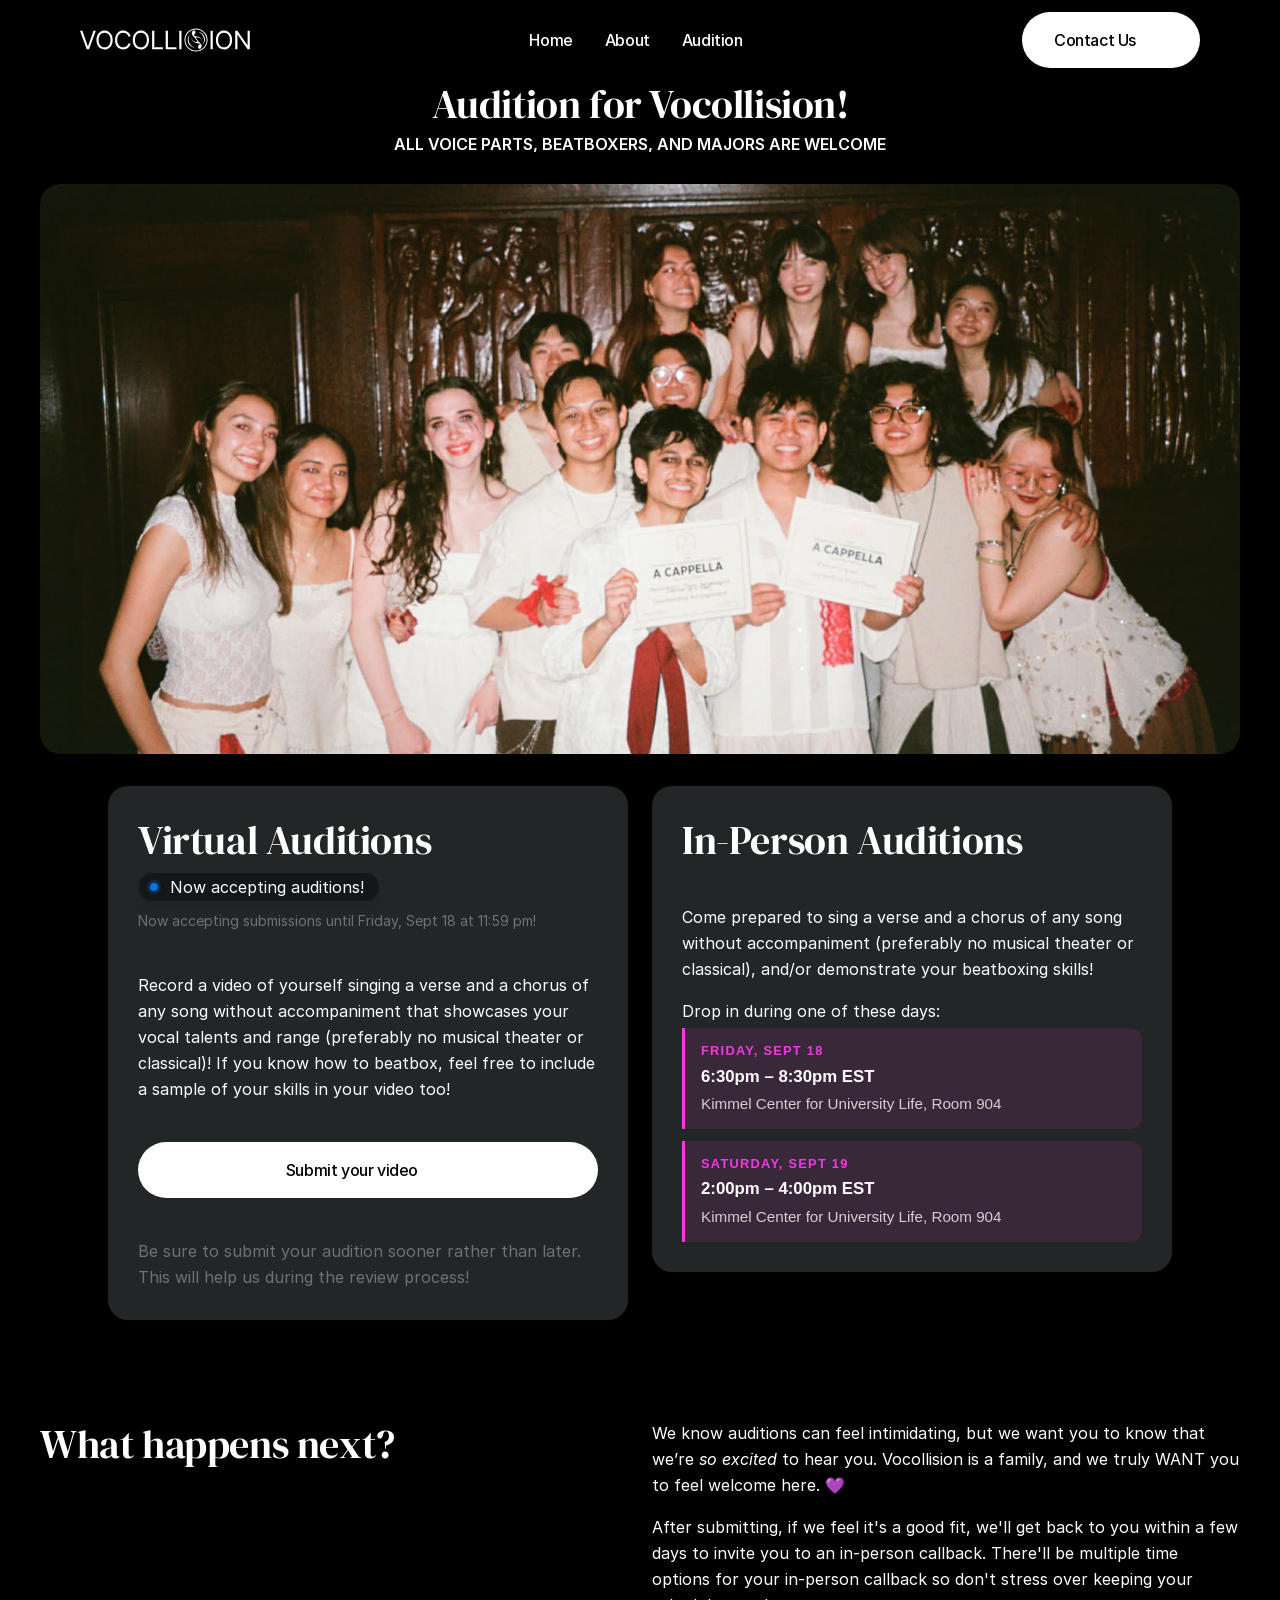
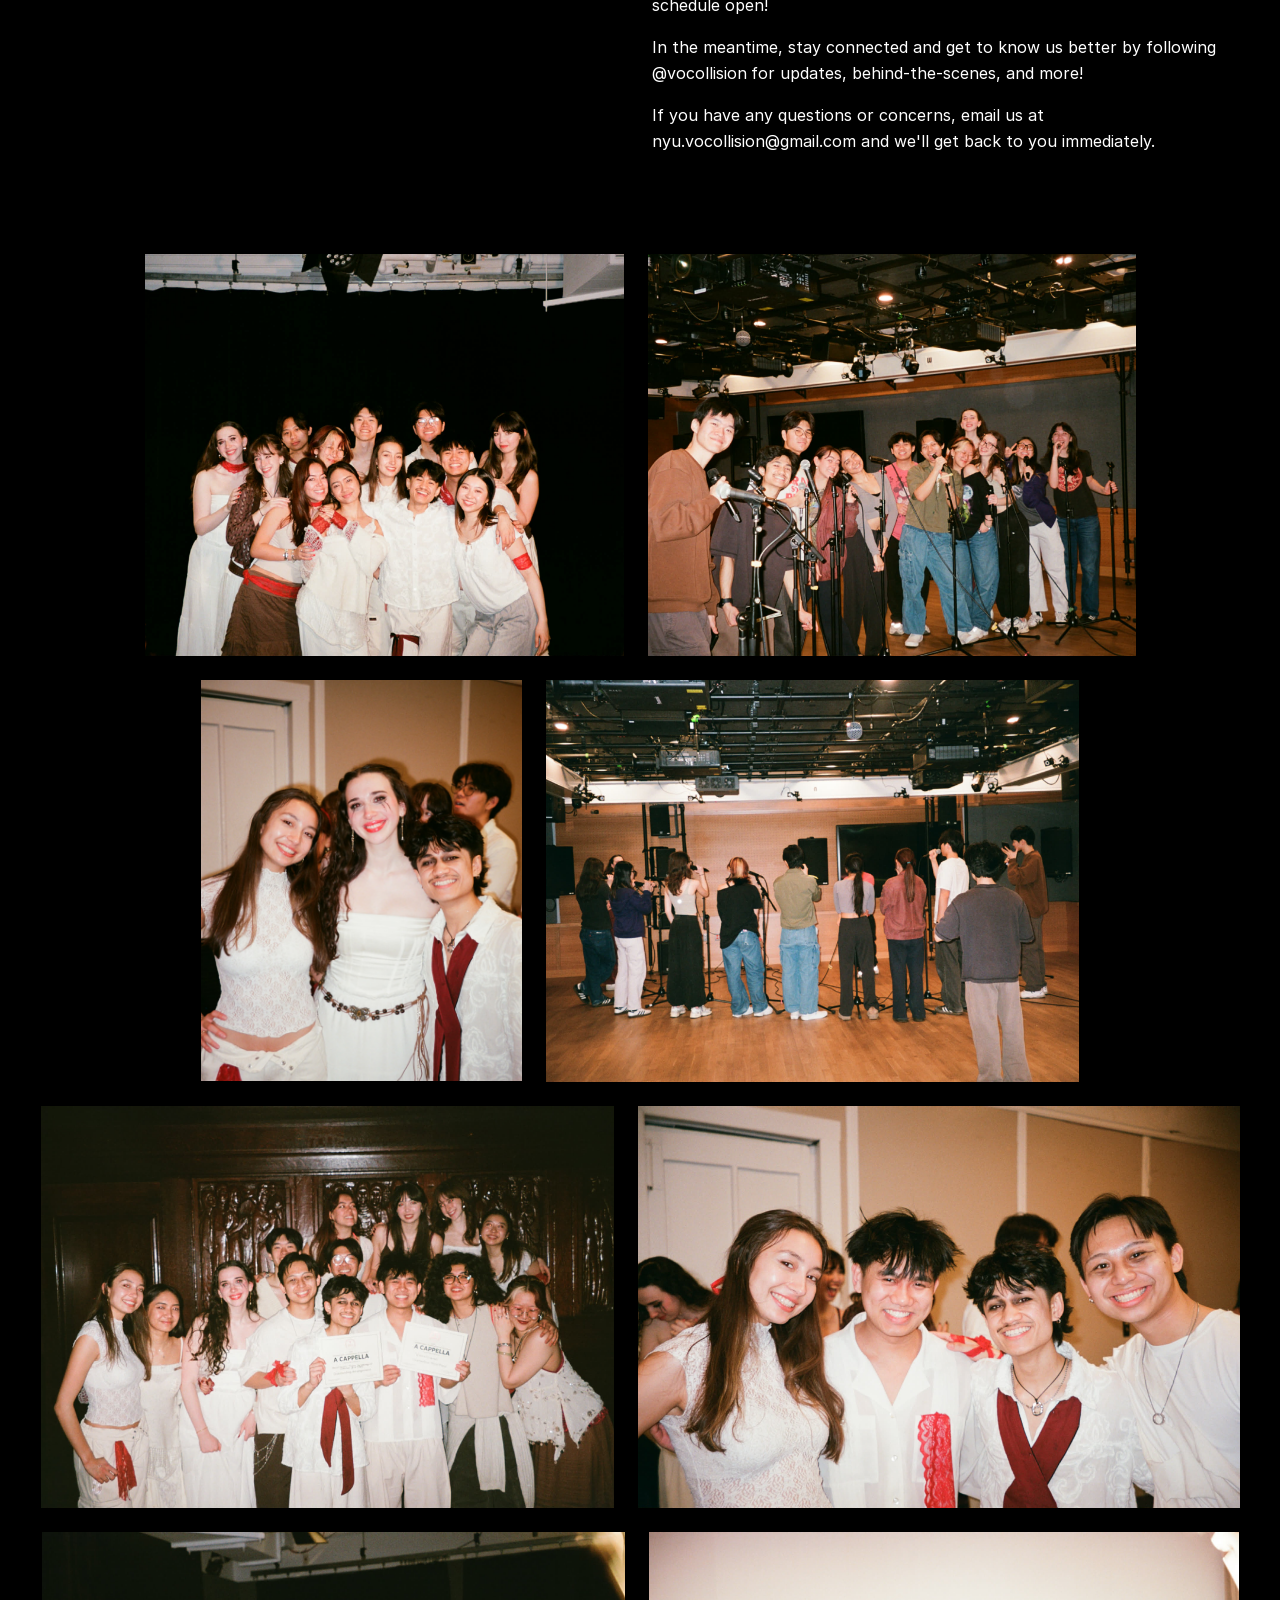
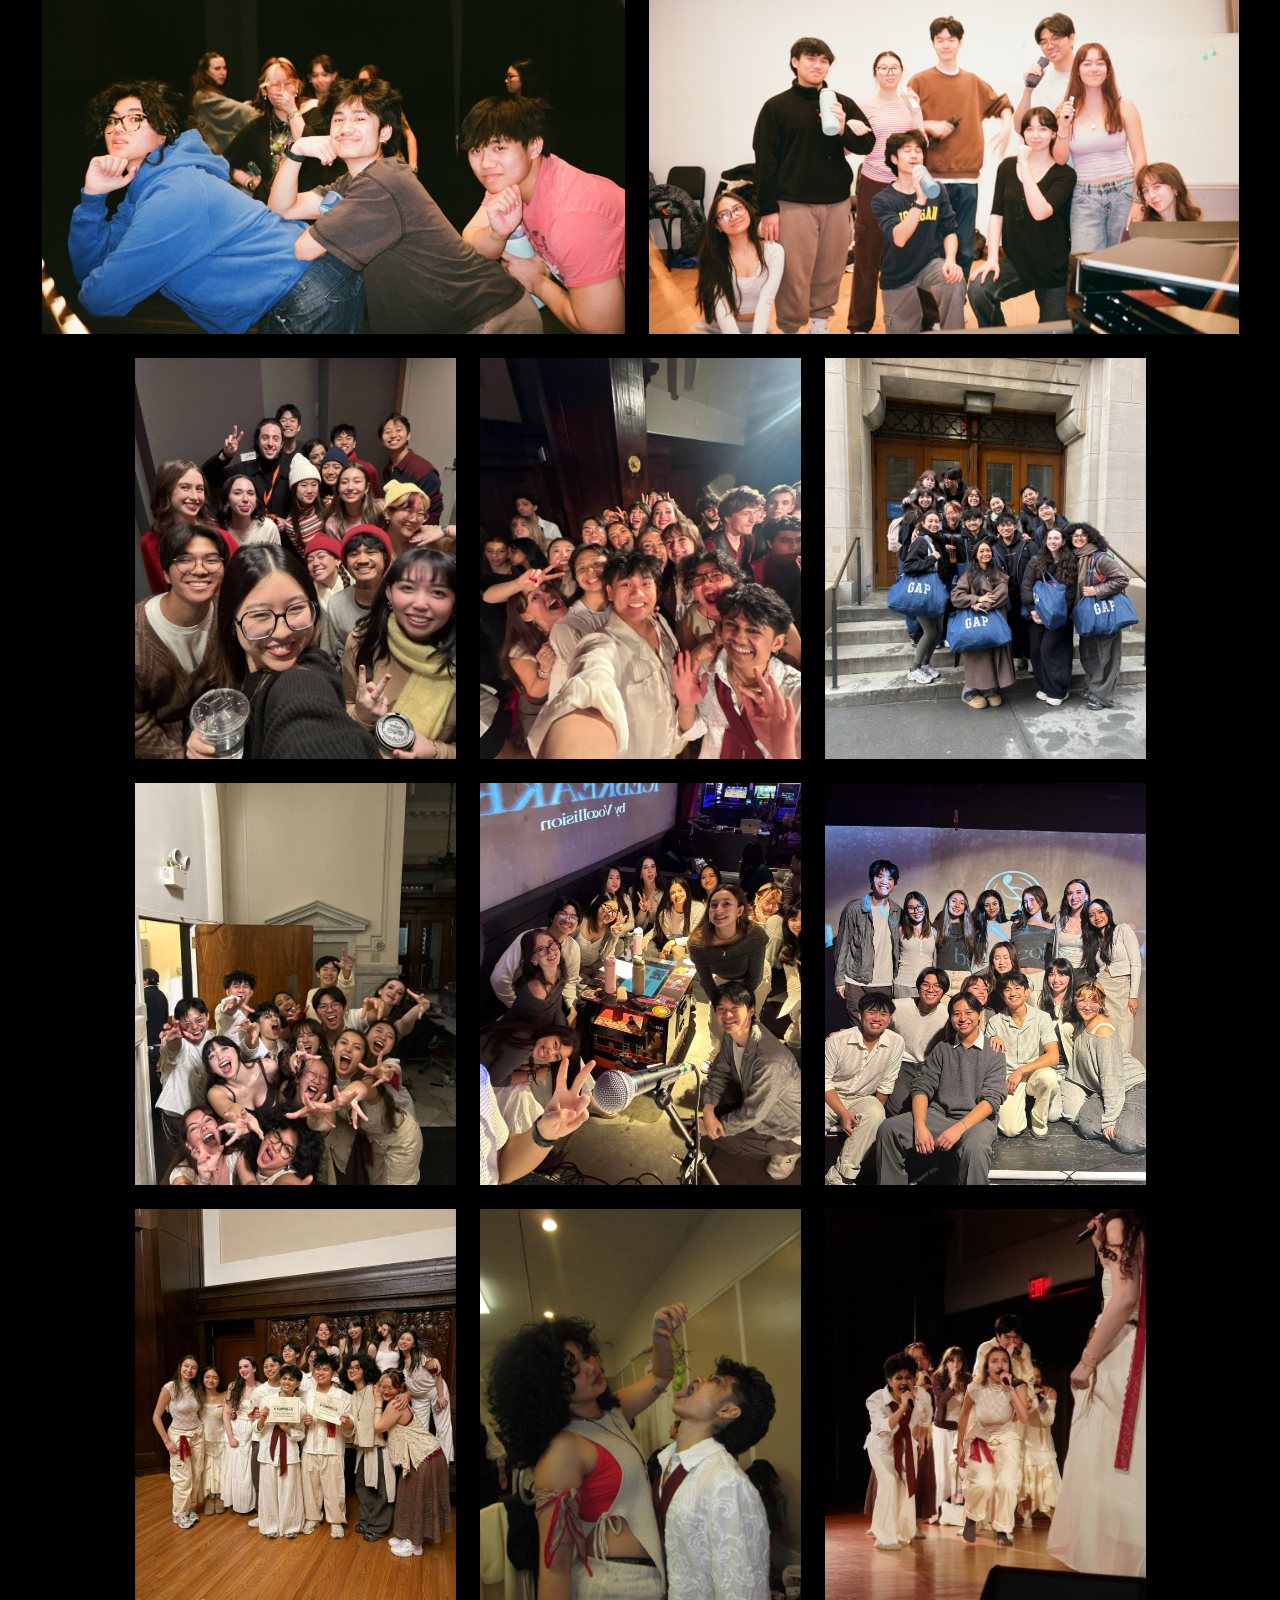
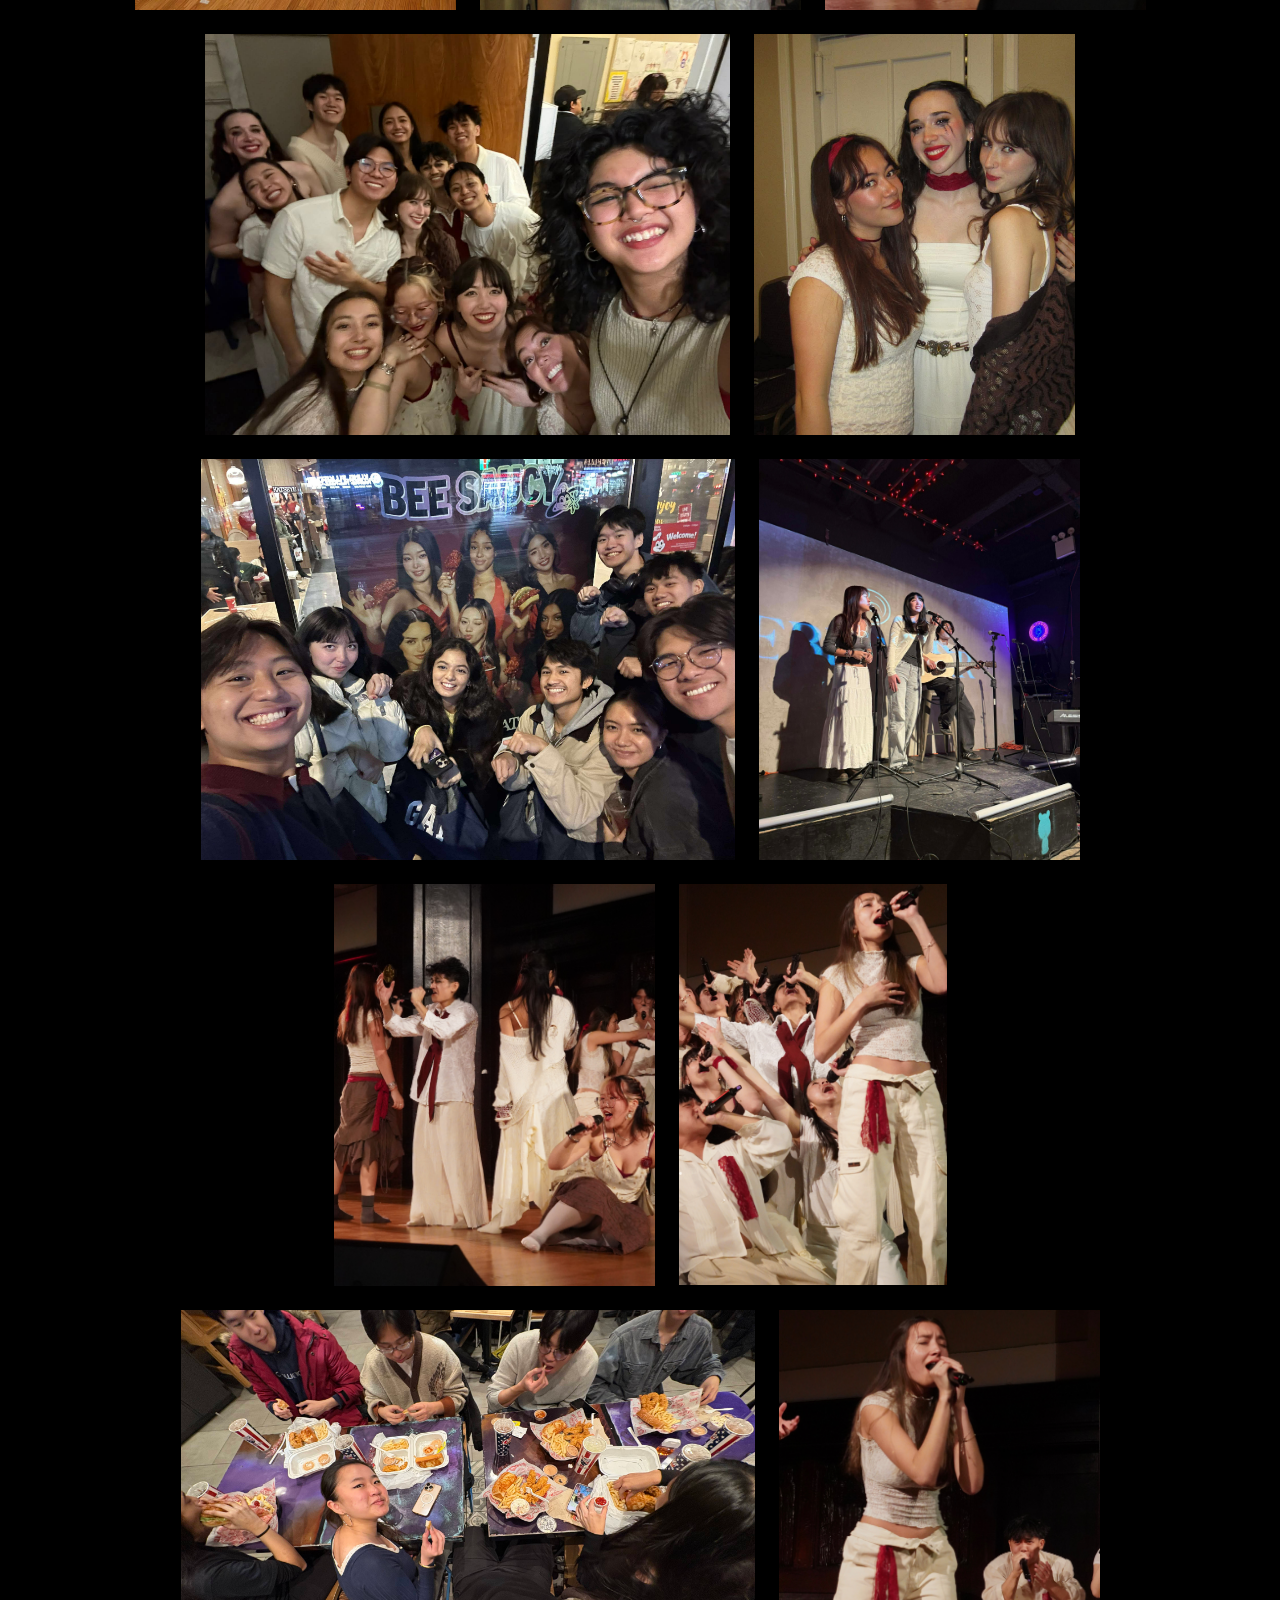
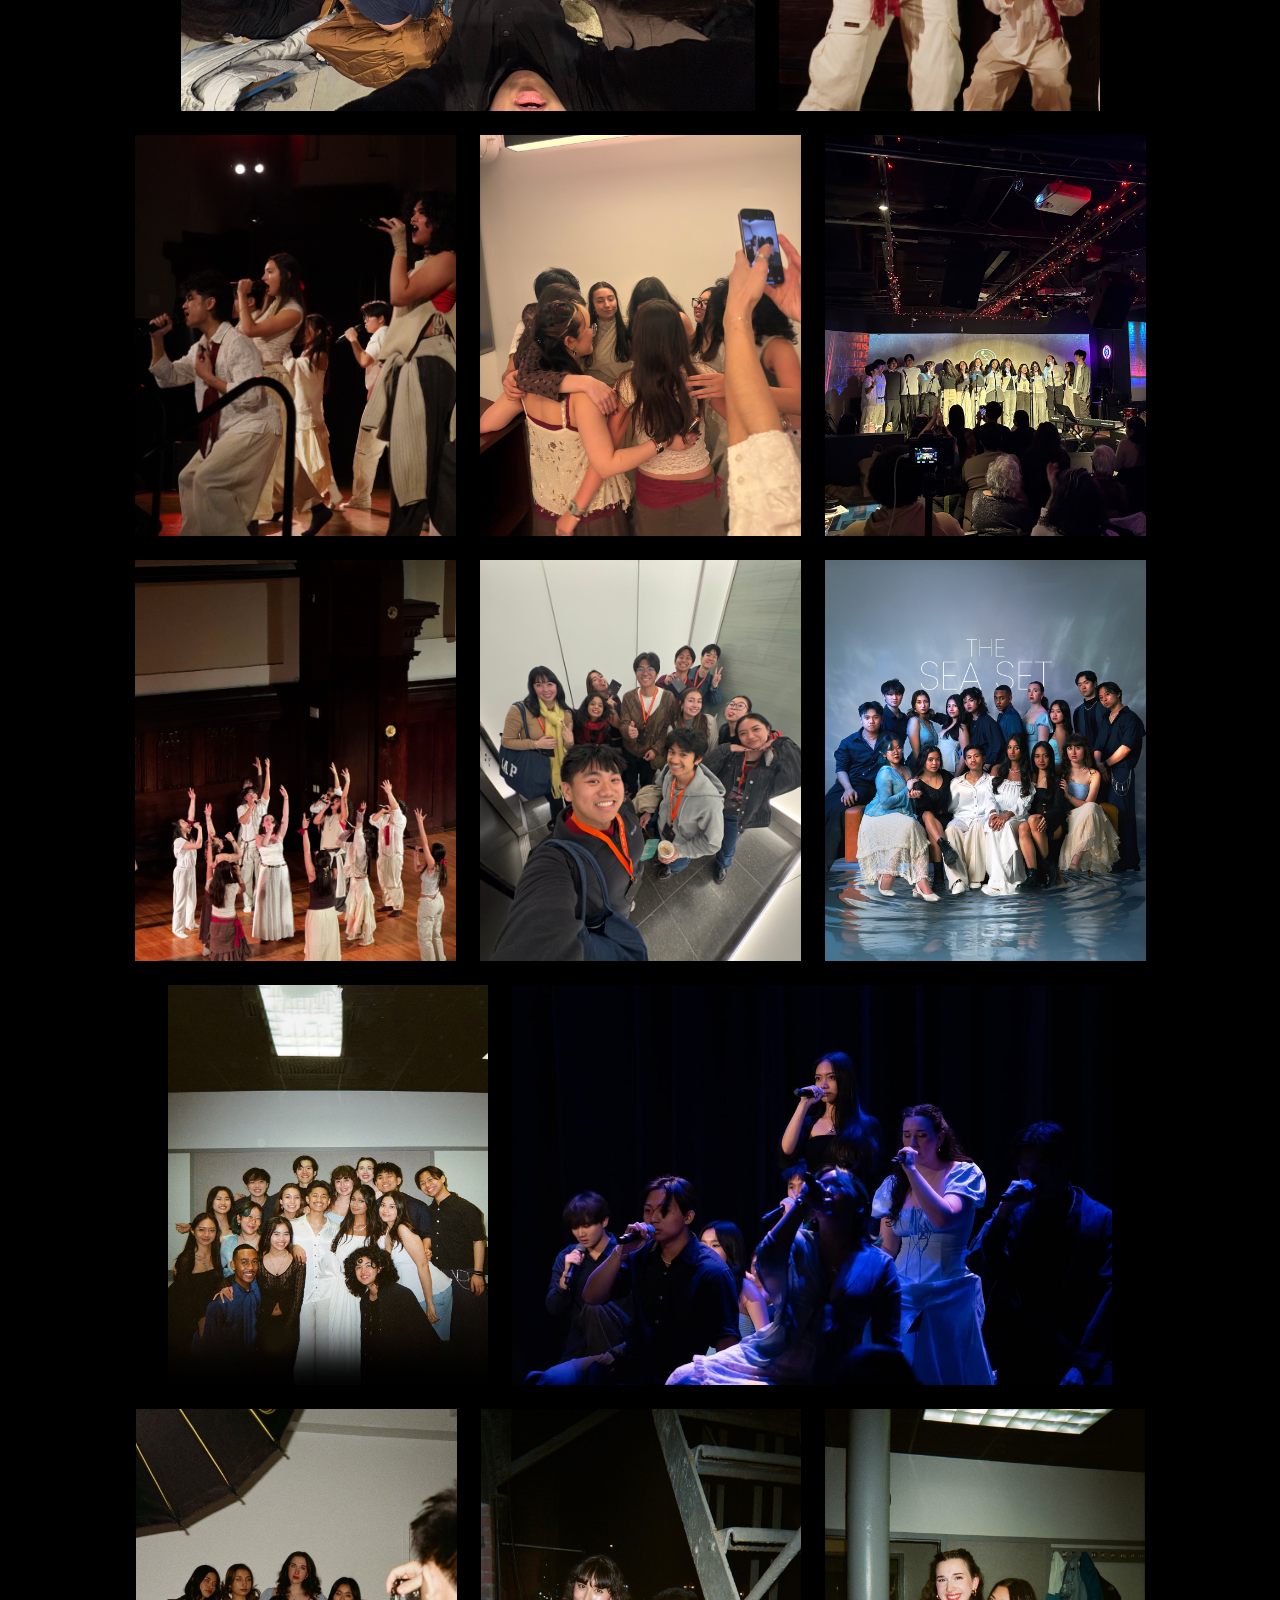
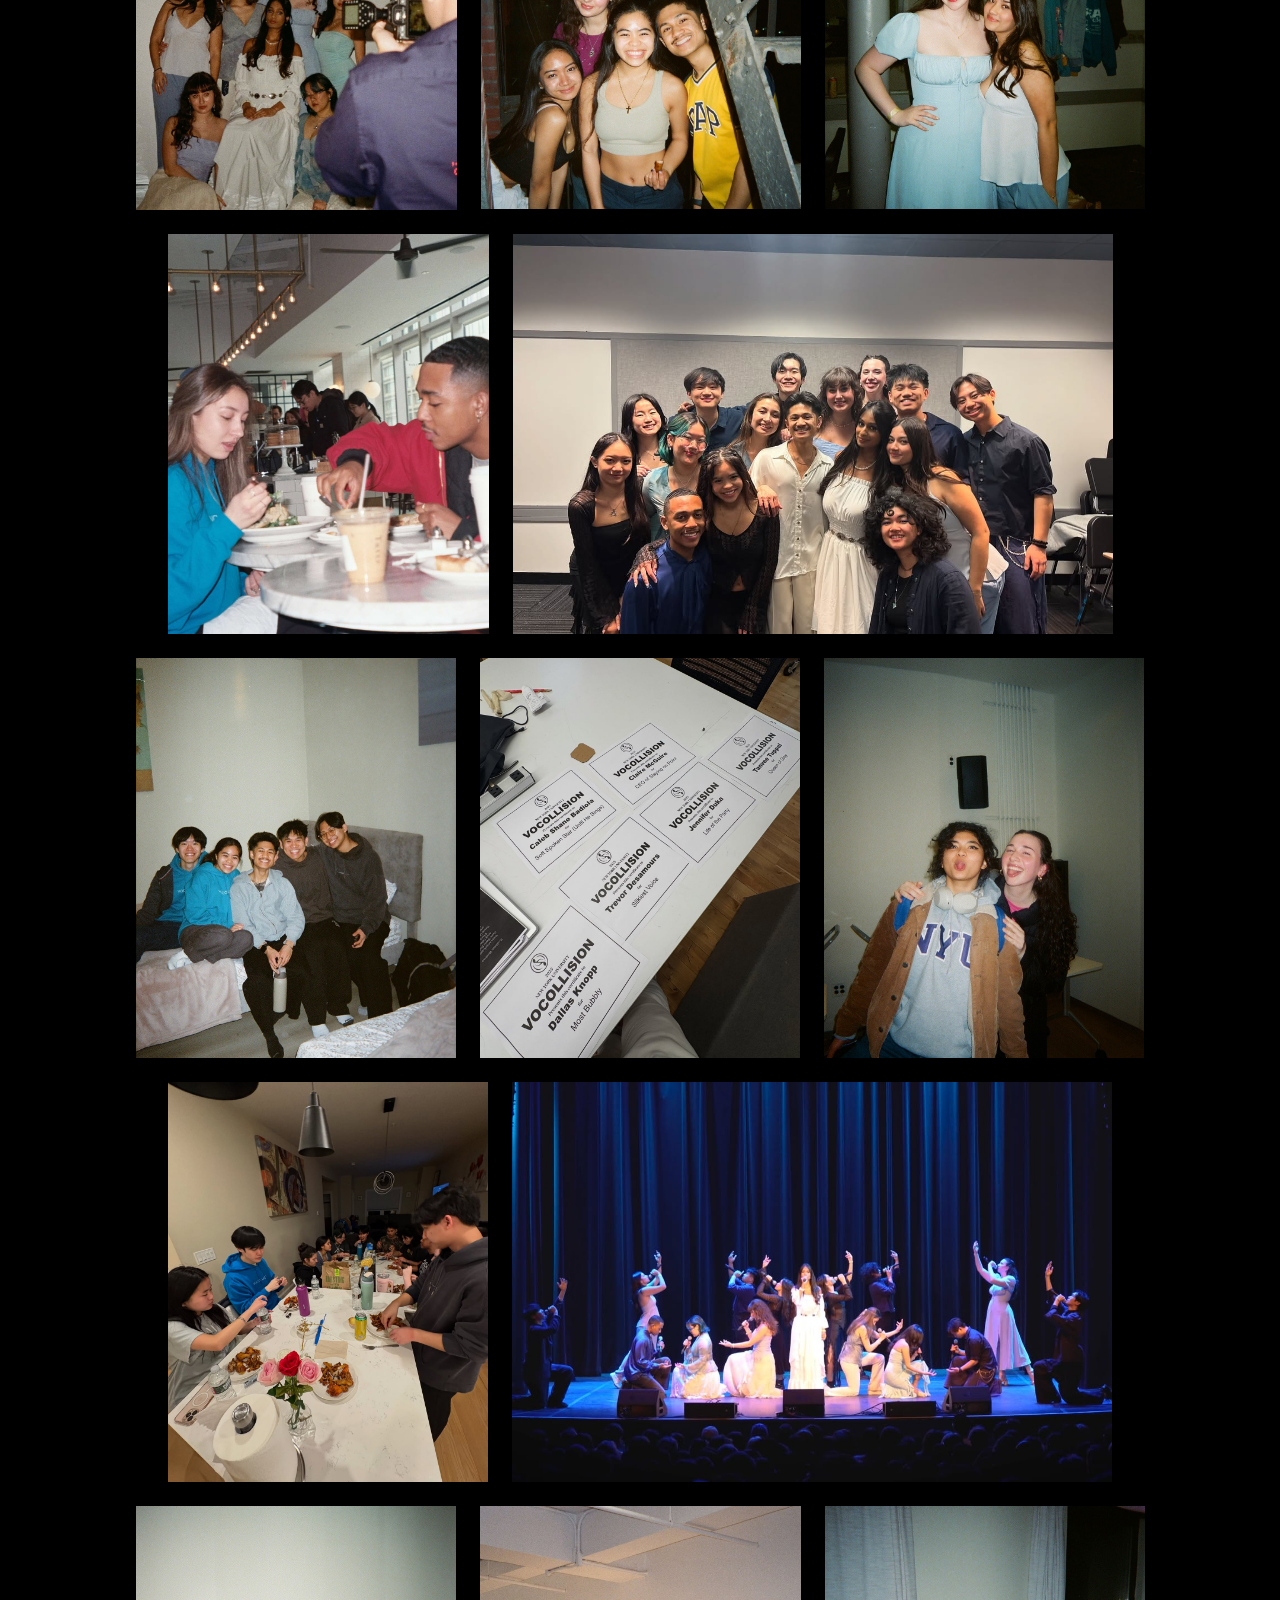
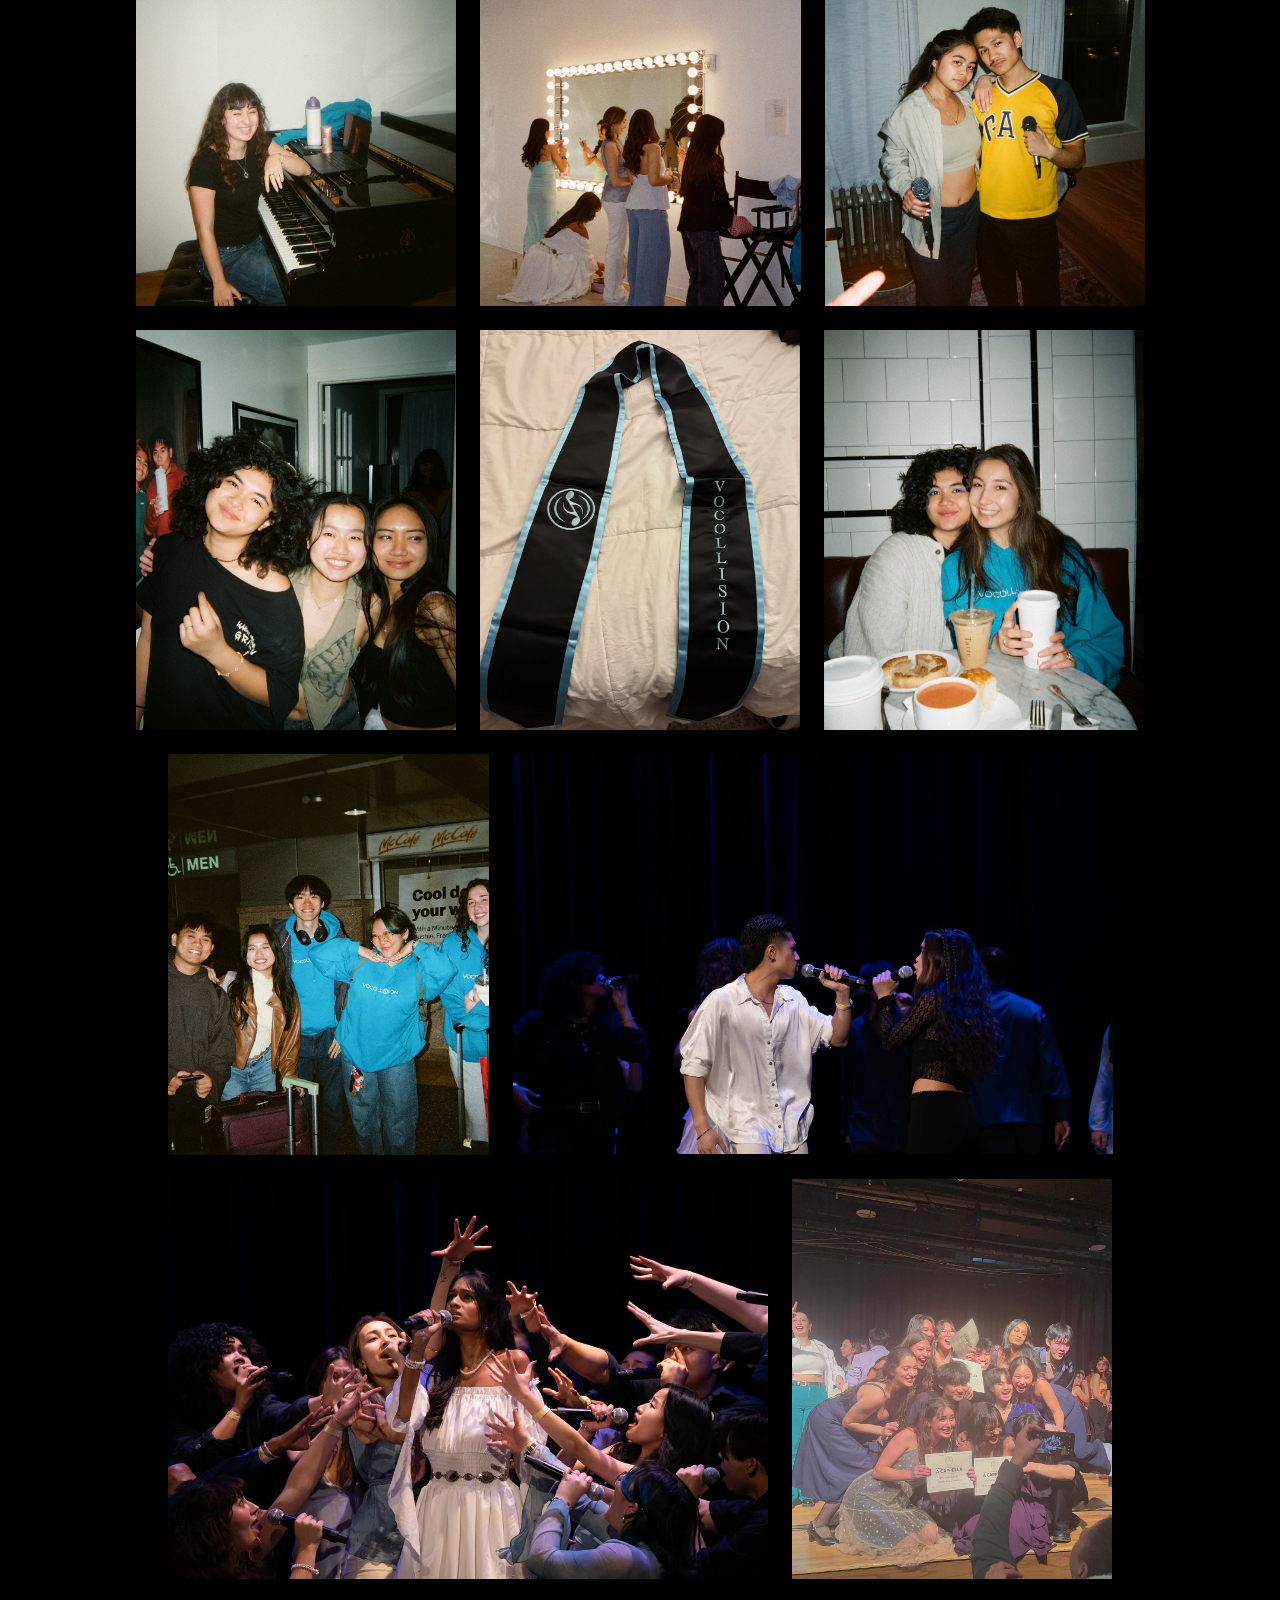
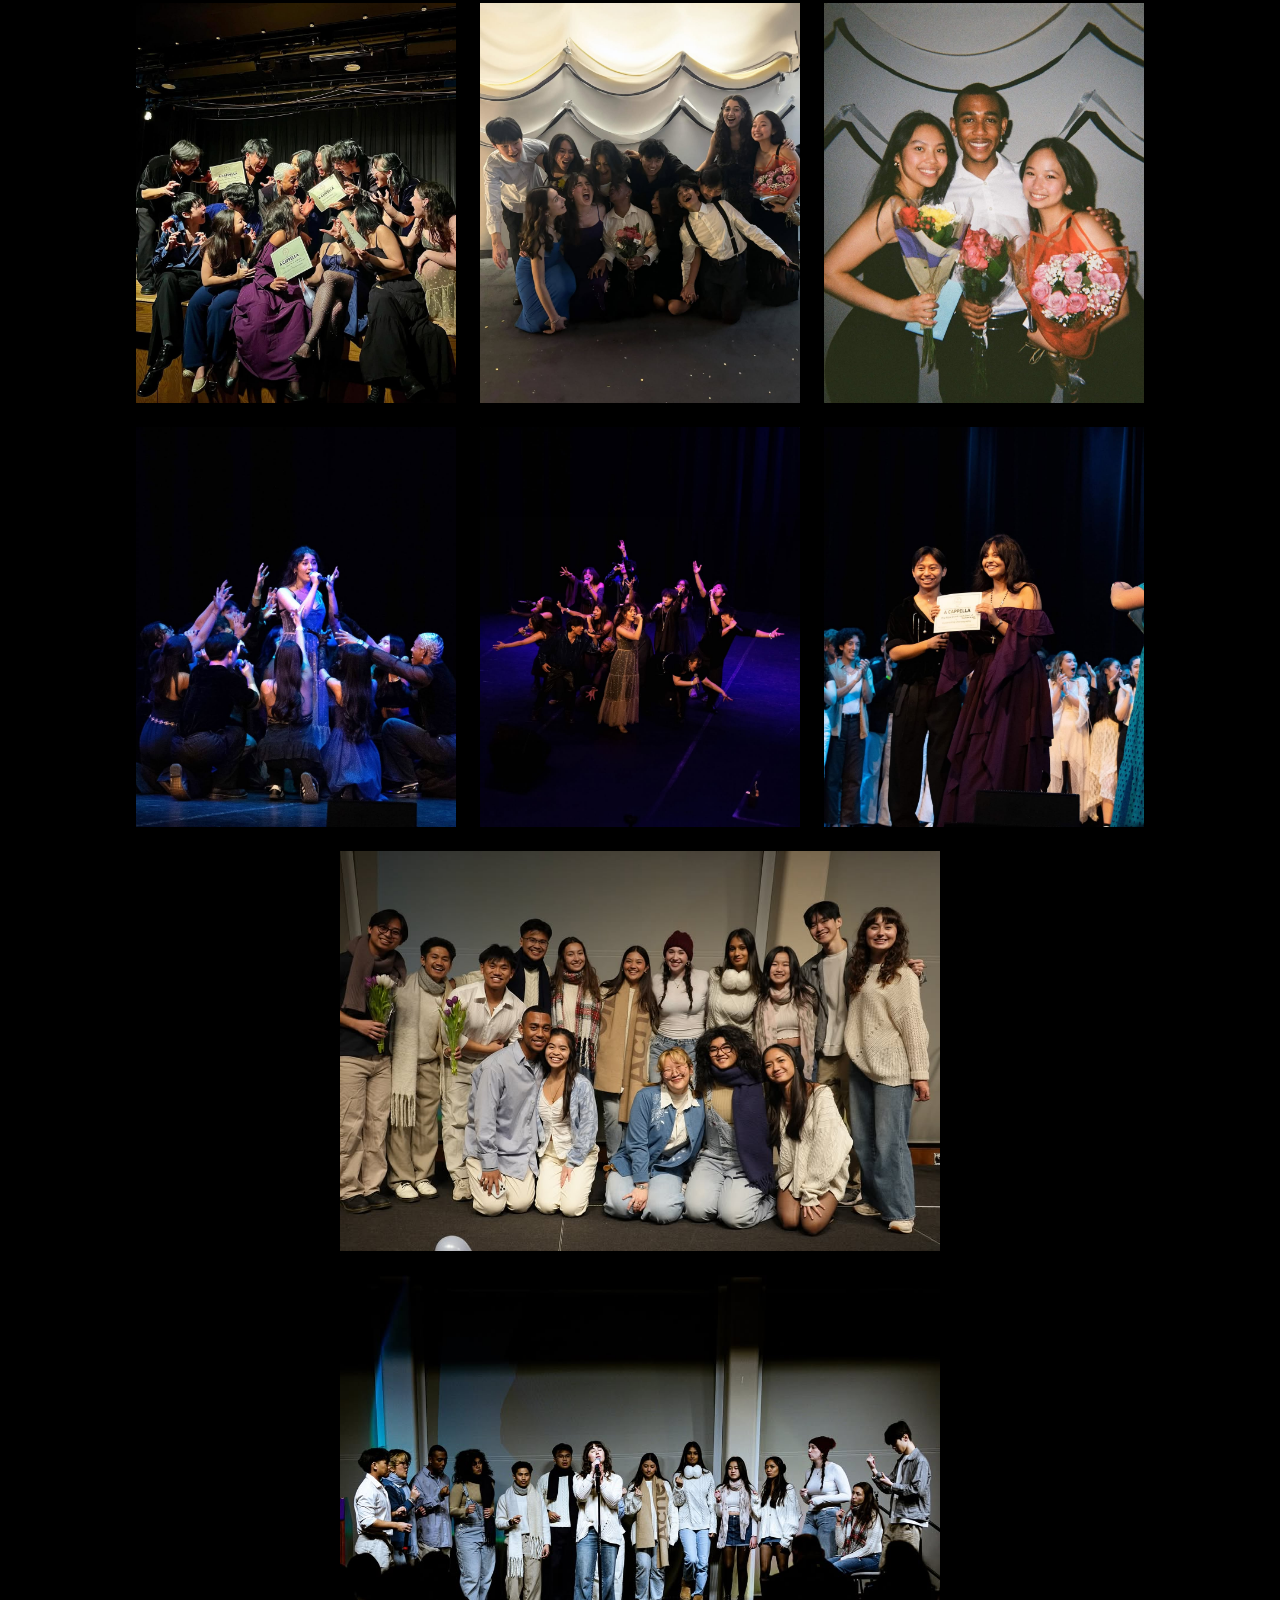
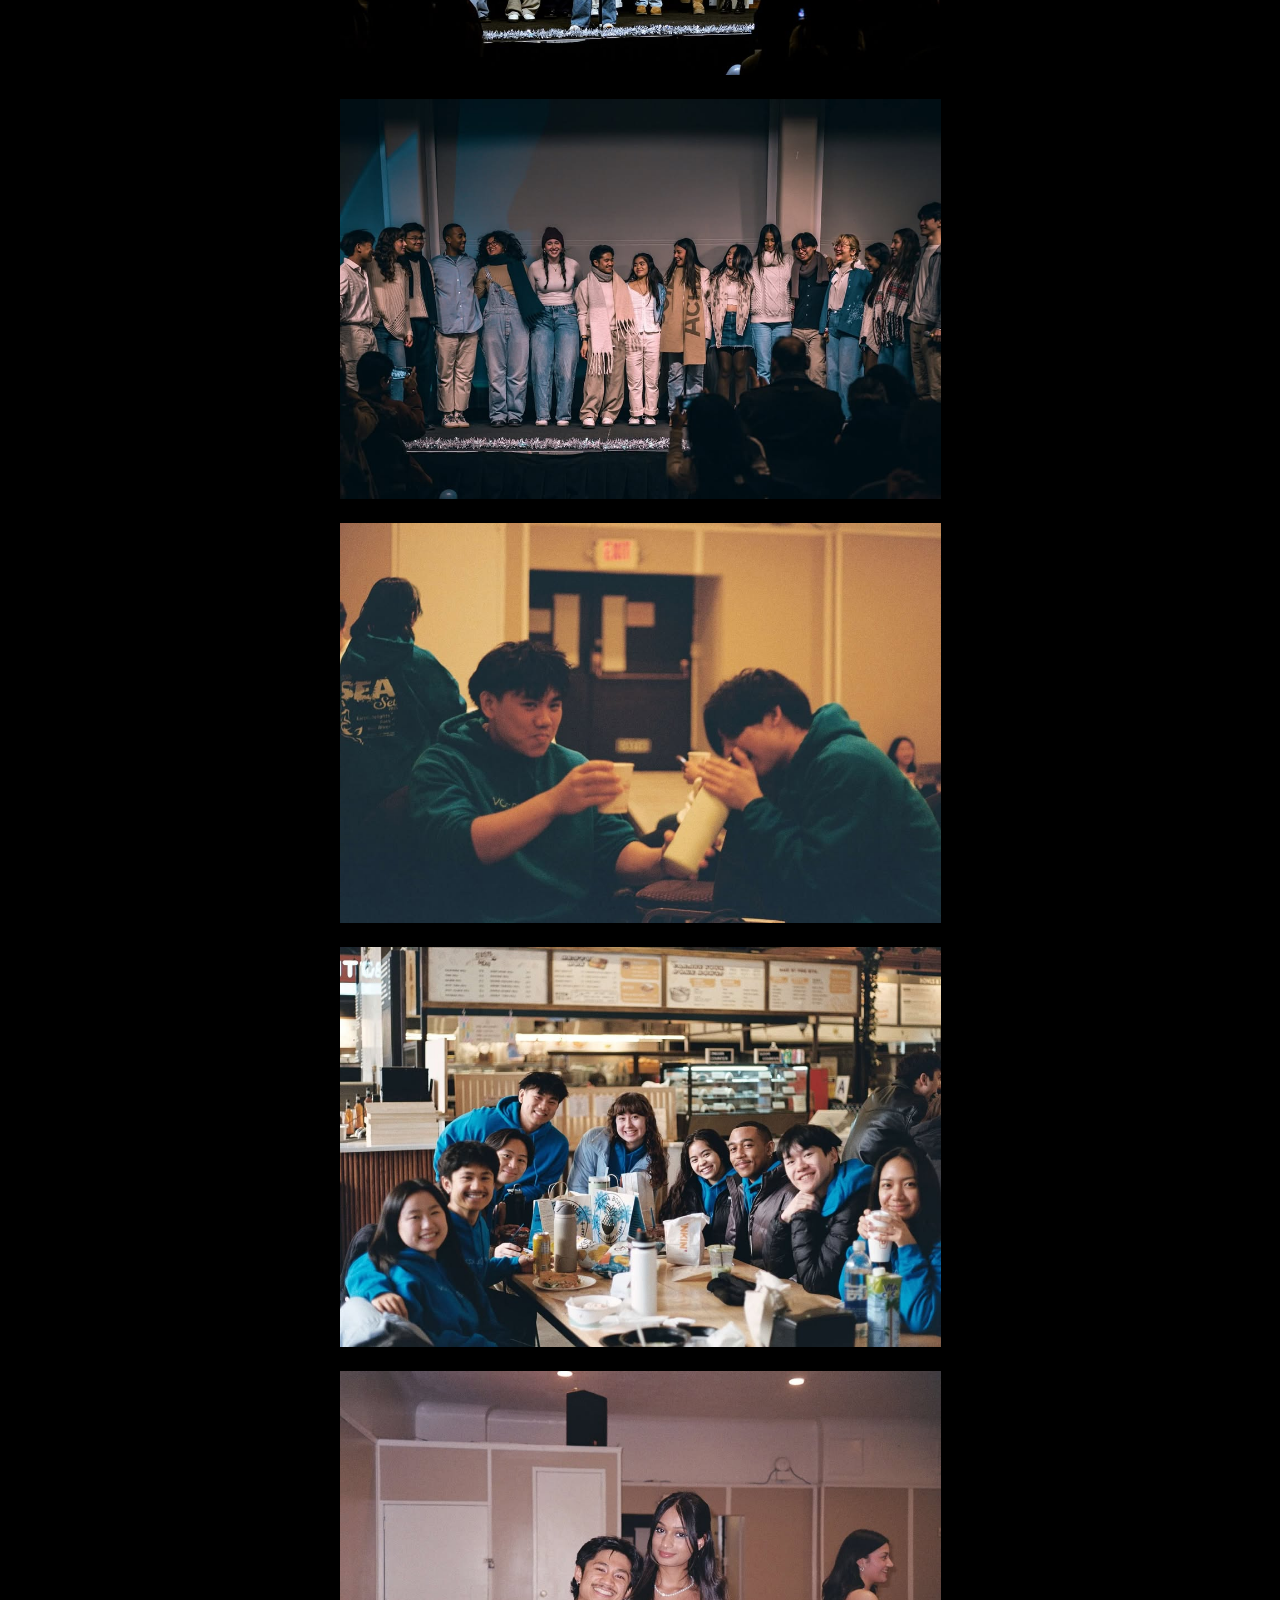
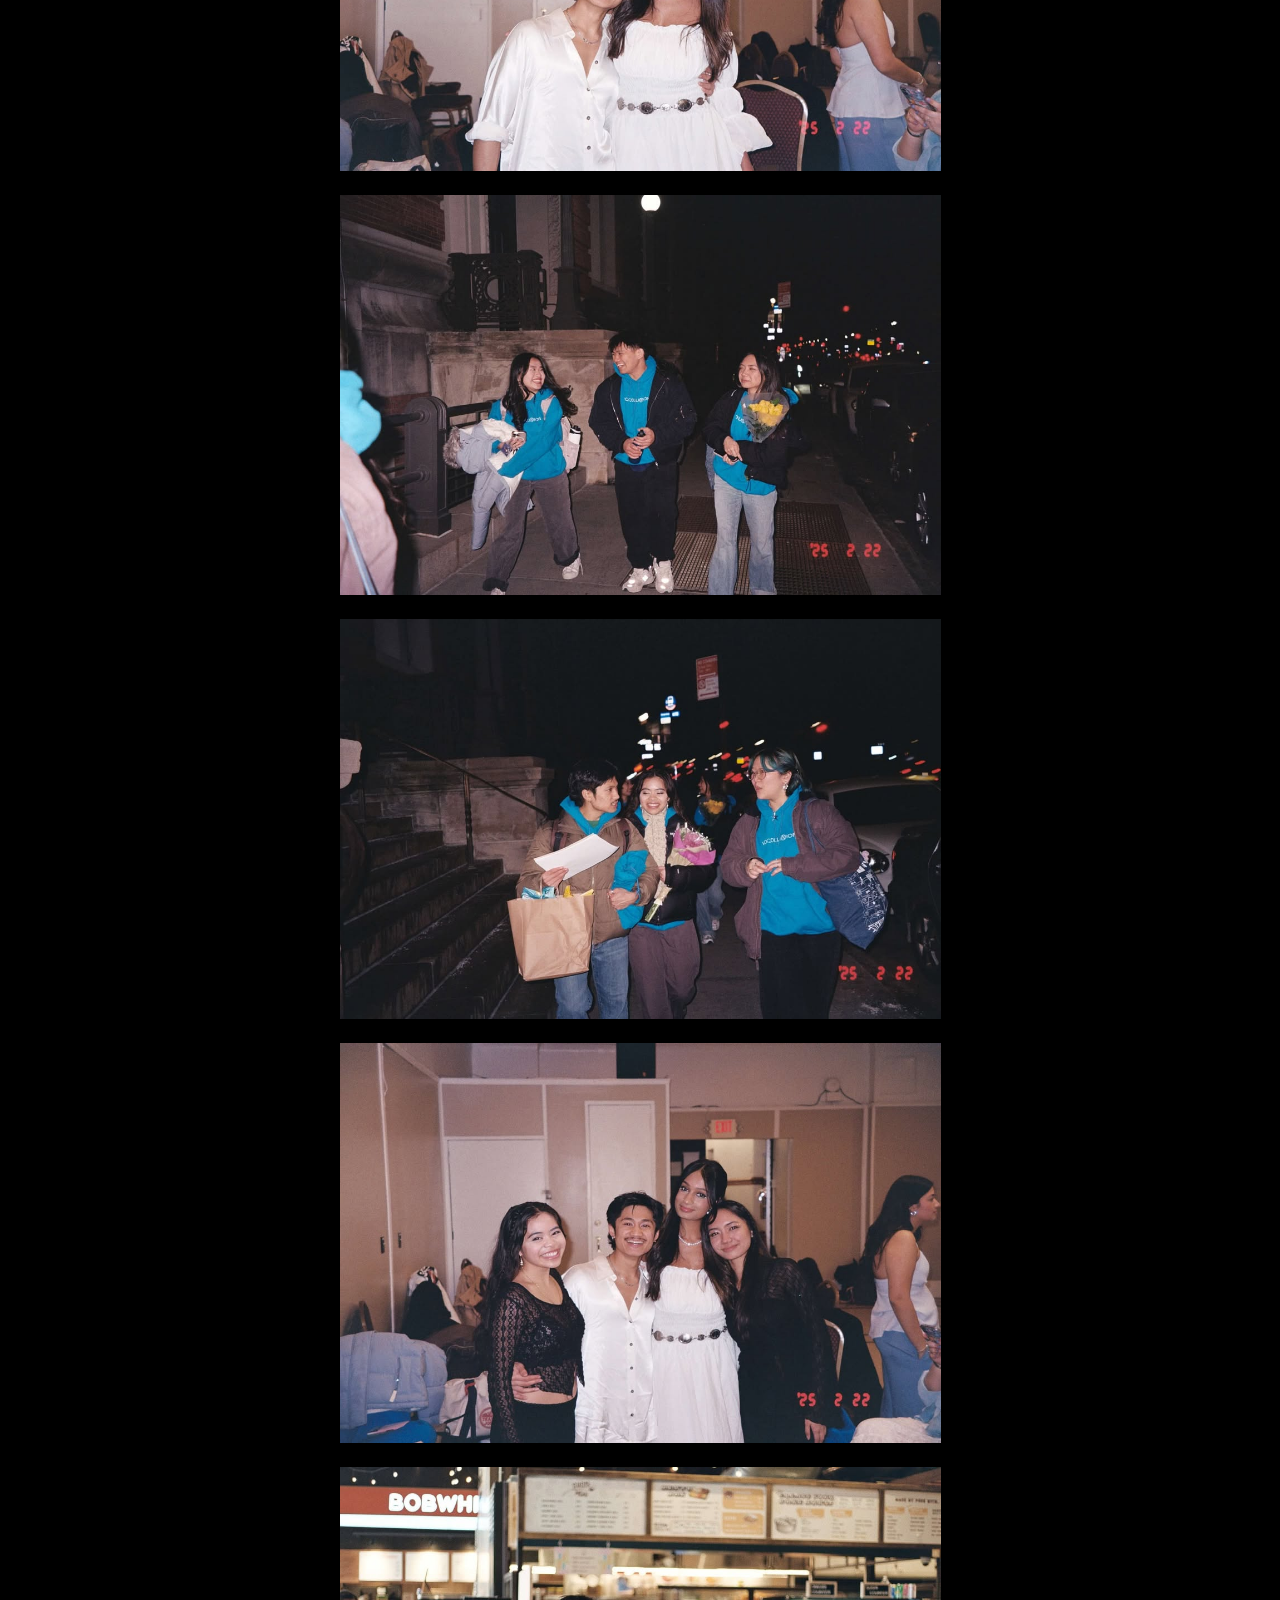
<file: audition/index.html>
<!doctype html>
<!-- Made in Framer · framer.com ✨ -->
<!-- Published Apr 23, 2026, 12:46 AM UTC -->
<html lang="en-US">
<head>
	<meta charset="utf-8">
	
	
	<!-- Start of headStart -->
    
    <!-- End of headStart -->
	<meta name="viewport" content="width=device-width">
	<meta name="generator" content="Framer 1493872">
	<title>Audition for Vocollision | NYU A Cappella Tryouts</title>
    <meta name="description" content="Audition for Vocollision at NYU. All voice parts, beatboxers, and majors welcome. Join one of NYU’s top competitive a cappella groups.">
    <meta name="framer-search-index" content="/assets/site/searchIndex-M525bVmYxwQE.json">
    <meta name="framer-search-index-fallback" content="/assets/site/searchIndex-WYl6OL1rObJV.json">
    <link href="/assets/images/46uiWfhXE7tMVfk7wmng3AZHQ.png" rel="icon" media="(prefers-color-scheme: light)">
    <link href="/assets/images/46uiWfhXE7tMVfk7wmng3AZHQ.png" rel="icon" media="(prefers-color-scheme: dark)">
    <!-- Open Graph / Facebook -->
    <meta property="og:type" content="website">
    <meta property="og:title" content="Audition for Vocollision | NYU A Cappella Tryouts">
    <meta property="og:description" content="Audition for Vocollision at NYU. All voice parts, beatboxers, and majors welcome. Join one of NYU’s top competitive a cappella groups.">
    <meta property="og:image" content="/assets/other/I1Exn7YcyRJBZcNlAsxFD0zqaY.jpeg">
    <!-- Twitter -->
    <meta name="twitter:card" content="summary_large_image">
    <meta name="twitter:title" content="Audition for Vocollision | NYU A Cappella Tryouts">
    <meta name="twitter:description" content="Audition for Vocollision at NYU. All voice parts, beatboxers, and majors welcome. Join one of NYU’s top competitive a cappella groups.">
    <meta name="twitter:image" content="/assets/other/I1Exn7YcyRJBZcNlAsxFD0zqaY.jpeg">
	
	<style data-framer-font-css>/* latin-ext */
@font-face {
  font-family: 'DM Serif Display';
  font-style: italic;
  font-weight: 400;
  font-display: swap;
  src: url(/assets/fonts/gstatic/-nFhOHM81r4j6k0gjAW3mujVU2B2G_VB3vD212k.woff2) format('woff2');
  unicode-range: U+0100-02BA, U+02BD-02C5, U+02C7-02CC, U+02CE-02D7, U+02DD-02FF, U+0304, U+0308, U+0329, U+1D00-1DBF, U+1E00-1E9F, U+1EF2-1EFF, U+2020, U+20A0-20AB, U+20AD-20C0, U+2113, U+2C60-2C7F, U+A720-A7FF;
}
/* latin */
@font-face {
  font-family: 'DM Serif Display';
  font-style: italic;
  font-weight: 400;
  font-display: swap;
  src: url(/assets/fonts/gstatic/-nFhOHM81r4j6k0gjAW3mujVU2B2G_VB0PD2.woff2) format('woff2');
  unicode-range: U+0000-00FF, U+0131, U+0152-0153, U+02BB-02BC, U+02C6, U+02DA, U+02DC, U+0304, U+0308, U+0329, U+2000-206F, U+20AC, U+2122, U+2191, U+2193, U+2212, U+2215, U+FEFF, U+FFFD;
}
/* latin-ext */
@font-face {
  font-family: 'DM Serif Display';
  font-style: normal;
  font-weight: 400;
  font-display: swap;
  src: url(/assets/fonts/gstatic/-nFnOHM81r4j6k0gjAW3mujVU2B2G_5x0ujy.woff2) format('woff2');
  unicode-range: U+0100-02BA, U+02BD-02C5, U+02C7-02CC, U+02CE-02D7, U+02DD-02FF, U+0304, U+0308, U+0329, U+1D00-1DBF, U+1E00-1E9F, U+1EF2-1EFF, U+2020, U+20A0-20AB, U+20AD-20C0, U+2113, U+2C60-2C7F, U+A720-A7FF;
}
/* latin */
@font-face {
  font-family: 'DM Serif Display';
  font-style: normal;
  font-weight: 400;
  font-display: swap;
  src: url(/assets/fonts/gstatic/-nFnOHM81r4j6k0gjAW3mujVU2B2G_Bx0g.woff2) format('woff2');
  unicode-range: U+0000-00FF, U+0131, U+0152-0153, U+02BB-02BC, U+02C6, U+02DA, U+02DC, U+0304, U+0308, U+0329, U+2000-206F, U+20AC, U+2122, U+2191, U+2193, U+2212, U+2215, U+FEFF, U+FFFD;
}

@font-face { font-family: "Inter"; src: url("/assets/fonts/5vvr9Vy74if2I6bQbJvbw7SY1pQ.woff2"); font-display: swap; font-style: normal; font-weight: 400; unicode-range: U+0460-052F, U+1C80-1C88, U+20B4, U+2DE0-2DFF, U+A640-A69F, U+FE2E-FE2F }
@font-face { font-family: "Inter"; src: url("/assets/fonts/EOr0mi4hNtlgWNn9if640EZzXCo.woff2"); font-display: swap; font-style: normal; font-weight: 400; unicode-range: U+0301, U+0400-045F, U+0490-0491, U+04B0-04B1, U+2116 }
@font-face { font-family: "Inter"; src: url("/assets/fonts/Y9k9QrlZAqio88Klkmbd8VoMQc.woff2"); font-display: swap; font-style: normal; font-weight: 400; unicode-range: U+1F00-1FFF }
@font-face { font-family: "Inter"; src: url("/assets/fonts/OYrD2tBIBPvoJXiIHnLoOXnY9M.woff2"); font-display: swap; font-style: normal; font-weight: 400; unicode-range: U+0370-03FF }
@font-face { font-family: "Inter"; src: url("/assets/fonts/JeYwfuaPfZHQhEG8U5gtPDZ7WQ.woff2"); font-display: swap; font-style: normal; font-weight: 400; unicode-range: U+0100-024F, U+0259, U+1E00-1EFF, U+2020, U+20A0-20AB, U+20AD-20CF, U+2113, U+2C60-2C7F, U+A720-A7FF }
@font-face { font-family: "Inter"; src: url("/assets/fonts/GrgcKwrN6d3Uz8EwcLHZxwEfC4.woff2"); font-display: swap; font-style: normal; font-weight: 400; unicode-range: U+0000-00FF, U+0131, U+0152-0153, U+02BB-02BC, U+02C6, U+02DA, U+02DC, U+2000-206F, U+2070, U+2074-207E, U+2080-208E, U+20AC, U+2122, U+2191, U+2193, U+2212, U+2215, U+FEFF, U+FFFD }
@font-face { font-family: "Inter"; src: url("/assets/fonts/b6Y37FthZeALduNqHicBT6FutY.woff2"); font-display: swap; font-style: normal; font-weight: 400; unicode-range: U+0102-0103, U+0110-0111, U+0128-0129, U+0168-0169, U+01A0-01A1, U+01AF-01B0, U+1EA0-1EF9, U+20AB }
@font-face { font-family: "Inter"; src: url("/assets/fonts/vQyevYAyHtARFwPqUzQGpnDs.woff2"); font-display: swap; font-style: normal; font-weight: 400; unicode-range: U+0000-00FF, U+0131, U+0152-0153, U+02BB-02BC, U+02C6, U+02DA, U+02DC, U+2000-206F, U+2074, U+20AC, U+2122, U+2191, U+2193, U+2212, U+2215, U+FEFF, U+FFFD }
@font-face { font-family: "Inter"; src: url("/assets/fonts/NXxvFRoY5LDh3yCm7MEP2jqYk.woff2"); font-style: normal; font-weight: 100; unicode-range: U+0460-052F, U+1C80-1C88, U+20B4, U+2DE0-2DFF, U+A640-A69F, U+FE2E-FE2F }
@font-face { font-family: "Inter"; src: url("/assets/fonts/5CcgcVyoWSqO1THBiISd6oCog.woff2"); font-style: normal; font-weight: 100; unicode-range: U+0301, U+0400-045F, U+0490-0491, U+04B0-04B1, U+2116 }
@font-face { font-family: "Inter"; src: url("/assets/fonts/MF544SVCvk3yNpLIz3pwDXFZPKM.woff2"); font-style: normal; font-weight: 100; unicode-range: U+1F00-1FFF }
@font-face { font-family: "Inter"; src: url("/assets/fonts/TNtxudDBkAm2RXdtU3rvTBwoM.woff2"); font-style: normal; font-weight: 100; unicode-range: U+0370-03FF }
@font-face { font-family: "Inter"; src: url("/assets/fonts/fIabp4VN5z7iJ3lNOz9qfNeQHc.woff2"); font-style: normal; font-weight: 100; unicode-range: U+0100-024F, U+0259, U+1E00-1EFF, U+2020, U+20A0-20AB, U+20AD-20CF, U+2113, U+2C60-2C7F, U+A720-A7FF }
@font-face { font-family: "Inter"; src: url("/assets/fonts/8kSLqTnVCEtjx0nu8PxTD4Nh5UU.woff2"); font-style: normal; font-weight: 100; unicode-range: U+0000-00FF, U+0131, U+0152-0153, U+02BB-02BC, U+02C6, U+02DA, U+02DC, U+2000-206F, U+2070, U+2074-207E, U+2080-208E, U+20AC, U+2122, U+2191, U+2193, U+2212, U+2215, U+FEFF, U+FFFD }
@font-face { font-family: "Inter"; src: url("/assets/fonts/9iRSYClnXA0RMygyIn6yjjWXJw.woff2"); font-style: normal; font-weight: 100; unicode-range: U+0102-0103, U+0110-0111, U+0128-0129, U+0168-0169, U+01A0-01A1, U+01AF-01B0, U+1EA0-1EF9, U+20AB }
@font-face { font-family: "Inter"; src: url("/assets/fonts/MVhJhYeDWxeyqT939zMNyw9p8.woff2"); font-style: normal; font-weight: 200; unicode-range: U+0460-052F, U+1C80-1C88, U+20B4, U+2DE0-2DFF, U+A640-A69F, U+FE2E-FE2F }
@font-face { font-family: "Inter"; src: url("/assets/fonts/WXQXYfAQJIi2pCJACAfWWXfIDqI.woff2"); font-style: normal; font-weight: 200; unicode-range: U+0301, U+0400-045F, U+0490-0491, U+04B0-04B1, U+2116 }
@font-face { font-family: "Inter"; src: url("/assets/fonts/RJeJJARdrtNUtic58kOz7hIgBuE.woff2"); font-style: normal; font-weight: 200; unicode-range: U+1F00-1FFF }
@font-face { font-family: "Inter"; src: url("/assets/fonts/4hBRAuM02i3fsxYDzyNvt5Az2so.woff2"); font-style: normal; font-weight: 200; unicode-range: U+0370-03FF }
@font-face { font-family: "Inter"; src: url("/assets/fonts/fz1JbBffNGgK7BNUI1mmbFBlgA8.woff2"); font-style: normal; font-weight: 200; unicode-range: U+0100-024F, U+0259, U+1E00-1EFF, U+2020, U+20A0-20AB, U+20AD-20CF, U+2113, U+2C60-2C7F, U+A720-A7FF }
@font-face { font-family: "Inter"; src: url("/assets/fonts/Z4sGWU2OKBoXPWulb5P25vULA.woff2"); font-style: normal; font-weight: 200; unicode-range: U+0000-00FF, U+0131, U+0152-0153, U+02BB-02BC, U+02C6, U+02DA, U+02DC, U+2000-206F, U+2070, U+2074-207E, U+2080-208E, U+20AC, U+2122, U+2191, U+2193, U+2212, U+2215, U+FEFF, U+FFFD }
@font-face { font-family: "Inter"; src: url("/assets/fonts/eIZyQwIlHYR0mnMSneEDMtqBPgw.woff2"); font-style: normal; font-weight: 200; unicode-range: U+0102-0103, U+0110-0111, U+0128-0129, U+0168-0169, U+01A0-01A1, U+01AF-01B0, U+1EA0-1EF9, U+20AB }
@font-face { font-family: "Inter"; src: url("/assets/fonts/BkDpl4ghaqvMi1btKFyG2tdbec.woff2"); font-display: swap; font-style: normal; font-weight: 300; unicode-range: U+0460-052F, U+1C80-1C88, U+20B4, U+2DE0-2DFF, U+A640-A69F, U+FE2E-FE2F }
@font-face { font-family: "Inter"; src: url("/assets/fonts/zAMK70AQRFSShJgUiaR5IiIhgzk.woff2"); font-display: swap; font-style: normal; font-weight: 300; unicode-range: U+0301, U+0400-045F, U+0490-0491, U+04B0-04B1, U+2116 }
@font-face { font-family: "Inter"; src: url("/assets/fonts/IETjvc5qzUaRoaruDpPSwCUM8.woff2"); font-display: swap; font-style: normal; font-weight: 300; unicode-range: U+1F00-1FFF }
@font-face { font-family: "Inter"; src: url("/assets/fonts/oLCoaT3ioA0fHdJnWR9W6k7NY.woff2"); font-display: swap; font-style: normal; font-weight: 300; unicode-range: U+0370-03FF }
@font-face { font-family: "Inter"; src: url("/assets/fonts/Sj0PCHQSBjFmEp6NBWg6FNaKc.woff2"); font-display: swap; font-style: normal; font-weight: 300; unicode-range: U+0100-024F, U+0259, U+1E00-1EFF, U+2020, U+20A0-20AB, U+20AD-20CF, U+2113, U+2C60-2C7F, U+A720-A7FF }
@font-face { font-family: "Inter"; src: url("/assets/fonts/aqiiD4LUKkKzXdjGL5UzHq8bo5w.woff2"); font-display: swap; font-style: normal; font-weight: 300; unicode-range: U+0000-00FF, U+0131, U+0152-0153, U+02BB-02BC, U+02C6, U+02DA, U+02DC, U+2000-206F, U+2070, U+2074-207E, U+2080-208E, U+20AC, U+2122, U+2191, U+2193, U+2212, U+2215, U+FEFF, U+FFFD }
@font-face { font-family: "Inter"; src: url("/assets/fonts/H4TfENUY1rh8R9UaSD6vngjJP3M.woff2"); font-display: swap; font-style: normal; font-weight: 300; unicode-range: U+0102-0103, U+0110-0111, U+0128-0129, U+0168-0169, U+01A0-01A1, U+01AF-01B0, U+1EA0-1EF9, U+20AB }
@font-face { font-family: "Inter"; src: url("/assets/fonts/5A3Ce6C9YYmCjpQx9M4inSaKU.woff2"); font-display: swap; font-style: normal; font-weight: 500; unicode-range: U+0460-052F, U+1C80-1C88, U+20B4, U+2DE0-2DFF, U+A640-A69F, U+FE2E-FE2F }
@font-face { font-family: "Inter"; src: url("/assets/fonts/Qx95Xyt0Ka3SGhinnbXIGpEIyP4.woff2"); font-display: swap; font-style: normal; font-weight: 500; unicode-range: U+0301, U+0400-045F, U+0490-0491, U+04B0-04B1, U+2116 }
@font-face { font-family: "Inter"; src: url("/assets/fonts/6mJuEAguuIuMog10gGvH5d3cl8.woff2"); font-display: swap; font-style: normal; font-weight: 500; unicode-range: U+1F00-1FFF }
@font-face { font-family: "Inter"; src: url("/assets/fonts/xYYWaj7wCU5zSQH0eXvSaS19wo.woff2"); font-display: swap; font-style: normal; font-weight: 500; unicode-range: U+0370-03FF }
@font-face { font-family: "Inter"; src: url("/assets/fonts/otTaNuNpVK4RbdlT7zDDdKvQBA.woff2"); font-display: swap; font-style: normal; font-weight: 500; unicode-range: U+0100-024F, U+0259, U+1E00-1EFF, U+2020, U+20A0-20AB, U+20AD-20CF, U+2113, U+2C60-2C7F, U+A720-A7FF }
@font-face { font-family: "Inter"; src: url("/assets/fonts/UjlFhCnUjxhNfep4oYBPqnEssyo.woff2"); font-display: swap; font-style: normal; font-weight: 500; unicode-range: U+0000-00FF, U+0131, U+0152-0153, U+02BB-02BC, U+02C6, U+02DA, U+02DC, U+2000-206F, U+2070, U+2074-207E, U+2080-208E, U+20AC, U+2122, U+2191, U+2193, U+2212, U+2215, U+FEFF, U+FFFD }
@font-face { font-family: "Inter"; src: url("/assets/fonts/DolVirEGb34pEXEp8t8FQBSK4.woff2"); font-display: swap; font-style: normal; font-weight: 500; unicode-range: U+0102-0103, U+0110-0111, U+0128-0129, U+0168-0169, U+01A0-01A1, U+01AF-01B0, U+1EA0-1EF9, U+20AB }
@font-face { font-family: "Inter"; src: url("/assets/fonts/hyOgCu0Xnghbimh0pE8QTvtt2AU.woff2"); font-display: swap; font-style: normal; font-weight: 600; unicode-range: U+0460-052F, U+1C80-1C88, U+20B4, U+2DE0-2DFF, U+A640-A69F, U+FE2E-FE2F }
@font-face { font-family: "Inter"; src: url("/assets/fonts/NeGmSOXrPBfEFIy5YZeHq17LEDA.woff2"); font-display: swap; font-style: normal; font-weight: 600; unicode-range: U+0301, U+0400-045F, U+0490-0491, U+04B0-04B1, U+2116 }
@font-face { font-family: "Inter"; src: url("/assets/fonts/oYaAX5himiTPYuN8vLWnqBbfD2s.woff2"); font-display: swap; font-style: normal; font-weight: 600; unicode-range: U+1F00-1FFF }
@font-face { font-family: "Inter"; src: url("/assets/fonts/lEJLP4R0yuCaMCjSXYHtJw72M.woff2"); font-display: swap; font-style: normal; font-weight: 600; unicode-range: U+0370-03FF }
@font-face { font-family: "Inter"; src: url("/assets/fonts/cRJyLNuTJR5jbyKzGi33wU9cqIQ.woff2"); font-display: swap; font-style: normal; font-weight: 600; unicode-range: U+0100-024F, U+0259, U+1E00-1EFF, U+2020, U+20A0-20AB, U+20AD-20CF, U+2113, U+2C60-2C7F, U+A720-A7FF }
@font-face { font-family: "Inter"; src: url("/assets/fonts/yDtI2UI8XcEg1W2je9XPN3Noo.woff2"); font-display: swap; font-style: normal; font-weight: 600; unicode-range: U+0000-00FF, U+0131, U+0152-0153, U+02BB-02BC, U+02C6, U+02DA, U+02DC, U+2000-206F, U+2070, U+2074-207E, U+2080-208E, U+20AC, U+2122, U+2191, U+2193, U+2212, U+2215, U+FEFF, U+FFFD }
@font-face { font-family: "Inter"; src: url("/assets/fonts/A0Wcc7NgXMjUuFdquHDrIZpzZw0.woff2"); font-display: swap; font-style: normal; font-weight: 600; unicode-range: U+0102-0103, U+0110-0111, U+0128-0129, U+0168-0169, U+01A0-01A1, U+01AF-01B0, U+1EA0-1EF9, U+20AB }
@font-face { font-family: "Inter"; src: url("/assets/fonts/DpPBYI0sL4fYLgAkX8KXOPVt7c.woff2"); font-display: swap; font-style: normal; font-weight: 700; unicode-range: U+0460-052F, U+1C80-1C88, U+20B4, U+2DE0-2DFF, U+A640-A69F, U+FE2E-FE2F }
@font-face { font-family: "Inter"; src: url("/assets/fonts/4RAEQdEOrcnDkhHiiCbJOw92Lk.woff2"); font-display: swap; font-style: normal; font-weight: 700; unicode-range: U+0301, U+0400-045F, U+0490-0491, U+04B0-04B1, U+2116 }
@font-face { font-family: "Inter"; src: url("/assets/fonts/1K3W8DizY3v4emK8Mb08YHxTbs.woff2"); font-display: swap; font-style: normal; font-weight: 700; unicode-range: U+1F00-1FFF }
@font-face { font-family: "Inter"; src: url("/assets/fonts/tUSCtfYVM1I1IchuyCwz9gDdQ.woff2"); font-display: swap; font-style: normal; font-weight: 700; unicode-range: U+0370-03FF }
@font-face { font-family: "Inter"; src: url("/assets/fonts/VgYFWiwsAC5OYxAycRXXvhze58.woff2"); font-display: swap; font-style: normal; font-weight: 700; unicode-range: U+0100-024F, U+0259, U+1E00-1EFF, U+2020, U+20A0-20AB, U+20AD-20CF, U+2113, U+2C60-2C7F, U+A720-A7FF }
@font-face { font-family: "Inter"; src: url("/assets/fonts/syRNPWzAMIrcJ3wIlPIP43KjQs.woff2"); font-display: swap; font-style: normal; font-weight: 700; unicode-range: U+0000-00FF, U+0131, U+0152-0153, U+02BB-02BC, U+02C6, U+02DA, U+02DC, U+2000-206F, U+2070, U+2074-207E, U+2080-208E, U+20AC, U+2122, U+2191, U+2193, U+2212, U+2215, U+FEFF, U+FFFD }
@font-face { font-family: "Inter"; src: url("/assets/fonts/GIryZETIX4IFypco5pYZONKhJIo.woff2"); font-display: swap; font-style: normal; font-weight: 700; unicode-range: U+0102-0103, U+0110-0111, U+0128-0129, U+0168-0169, U+01A0-01A1, U+01AF-01B0, U+1EA0-1EF9, U+20AB }
@font-face { font-family: "Inter"; src: url("/assets/fonts/PONfPc6h4EPYwJliXQBmjVx7QxI.woff2"); font-display: swap; font-style: normal; font-weight: 800; unicode-range: U+0460-052F, U+1C80-1C88, U+20B4, U+2DE0-2DFF, U+A640-A69F, U+FE2E-FE2F }
@font-face { font-family: "Inter"; src: url("/assets/fonts/zsnJN7Z1wdzUvepJniD3rbvJIyU.woff2"); font-display: swap; font-style: normal; font-weight: 800; unicode-range: U+0301, U+0400-045F, U+0490-0491, U+04B0-04B1, U+2116 }
@font-face { font-family: "Inter"; src: url("/assets/fonts/UrzZBOy7RyJEWAZGduzOeHiHuY.woff2"); font-display: swap; font-style: normal; font-weight: 800; unicode-range: U+1F00-1FFF }
@font-face { font-family: "Inter"; src: url("/assets/fonts/996sR9SfSDuYELz8oHhDOcErkY.woff2"); font-display: swap; font-style: normal; font-weight: 800; unicode-range: U+0370-03FF }
@font-face { font-family: "Inter"; src: url("/assets/fonts/ftN1HpyPVJEoEb4q36SOrNdLXU.woff2"); font-display: swap; font-style: normal; font-weight: 800; unicode-range: U+0100-024F, U+0259, U+1E00-1EFF, U+2020, U+20A0-20AB, U+20AD-20CF, U+2113, U+2C60-2C7F, U+A720-A7FF }
@font-face { font-family: "Inter"; src: url("/assets/fonts/Mput0MSwESKlJ6TMz9MPDXhgrk.woff2"); font-display: swap; font-style: normal; font-weight: 800; unicode-range: U+0000-00FF, U+0131, U+0152-0153, U+02BB-02BC, U+02C6, U+02DA, U+02DC, U+2000-206F, U+2070, U+2074-207E, U+2080-208E, U+20AC, U+2122, U+2191, U+2193, U+2212, U+2215, U+FEFF, U+FFFD }
@font-face { font-family: "Inter"; src: url("/assets/fonts/JAur4lGGSGRGyrFi59JSIKqVgU.woff2"); font-display: swap; font-style: normal; font-weight: 800; unicode-range: U+0102-0103, U+0110-0111, U+0128-0129, U+0168-0169, U+01A0-01A1, U+01AF-01B0, U+1EA0-1EF9, U+20AB }
@font-face { font-family: "Inter"; src: url("/assets/fonts/mkY5Sgyq51ik0AMrSBwhm9DJg.woff2"); font-style: normal; font-weight: 900; unicode-range: U+0460-052F, U+1C80-1C88, U+20B4, U+2DE0-2DFF, U+A640-A69F, U+FE2E-FE2F }
@font-face { font-family: "Inter"; src: url("/assets/fonts/X5hj6qzcHUYv7h1390c8Rhm6550.woff2"); font-style: normal; font-weight: 900; unicode-range: U+0301, U+0400-045F, U+0490-0491, U+04B0-04B1, U+2116 }
@font-face { font-family: "Inter"; src: url("/assets/fonts/gQhNpS3tN86g8RcVKYUUaKt2oMQ.woff2"); font-style: normal; font-weight: 900; unicode-range: U+1F00-1FFF }
@font-face { font-family: "Inter"; src: url("/assets/fonts/cugnVhSraaRyANCaUtI5FV17wk.woff2"); font-style: normal; font-weight: 900; unicode-range: U+0370-03FF }
@font-face { font-family: "Inter"; src: url("/assets/fonts/5HcVoGak8k5agFJSaKa4floXVu0.woff2"); font-style: normal; font-weight: 900; unicode-range: U+0100-024F, U+0259, U+1E00-1EFF, U+2020, U+20A0-20AB, U+20AD-20CF, U+2113, U+2C60-2C7F, U+A720-A7FF }
@font-face { font-family: "Inter"; src: url("/assets/fonts/rZ5DdENNqIdFTIyQQiP5isO7M.woff2"); font-style: normal; font-weight: 900; unicode-range: U+0000-00FF, U+0131, U+0152-0153, U+02BB-02BC, U+02C6, U+02DA, U+02DC, U+2000-206F, U+2070, U+2074-207E, U+2080-208E, U+20AC, U+2122, U+2191, U+2193, U+2212, U+2215, U+FEFF, U+FFFD }
@font-face { font-family: "Inter"; src: url("/assets/fonts/P2Bw01CtL0b9wqygO0sSVogWbo.woff2"); font-style: normal; font-weight: 900; unicode-range: U+0102-0103, U+0110-0111, U+0128-0129, U+0168-0169, U+01A0-01A1, U+01AF-01B0, U+1EA0-1EF9, U+20AB }
@font-face { font-family: "Inter"; src: url("/assets/fonts/YJsHMqeEm0oDHuxRTVCwg5eZuo.woff2"); font-style: italic; font-weight: 100; unicode-range: U+0460-052F, U+1C80-1C88, U+20B4, U+2DE0-2DFF, U+A640-A69F, U+FE2E-FE2F }
@font-face { font-family: "Inter"; src: url("/assets/fonts/oJJMyJlDykMObEyb5VexHSxd24.woff2"); font-style: italic; font-weight: 100; unicode-range: U+0301, U+0400-045F, U+0490-0491, U+04B0-04B1, U+2116 }
@font-face { font-family: "Inter"; src: url("/assets/fonts/IpeaX0WzLaonj68howNZg4SJJaY.woff2"); font-style: italic; font-weight: 100; unicode-range: U+1F00-1FFF }
@font-face { font-family: "Inter"; src: url("/assets/fonts/KCj1bV3vDXY5OLHttTeRYcu9J8.woff2"); font-style: italic; font-weight: 100; unicode-range: U+0370-03FF }
@font-face { font-family: "Inter"; src: url("/assets/fonts/biaVHhOprxbHaR3dIP7Z8cYurHg.woff2"); font-style: italic; font-weight: 100; unicode-range: U+0100-024F, U+0259, U+1E00-1EFF, U+2020, U+20A0-20AB, U+20AD-20CF, U+2113, U+2C60-2C7F, U+A720-A7FF }
@font-face { font-family: "Inter"; src: url("/assets/fonts/3on0VNjjmogkq1f9ziKFcrY72MI.woff2"); font-style: italic; font-weight: 100; unicode-range: U+0000-00FF, U+0131, U+0152-0153, U+02BB-02BC, U+02C6, U+02DA, U+02DC, U+2000-206F, U+2070, U+2074-207E, U+2080-208E, U+20AC, U+2122, U+2191, U+2193, U+2212, U+2215, U+FEFF, U+FFFD }
@font-face { font-family: "Inter"; src: url("/assets/fonts/gNa011yWpVpNFgUhhSlDX8nUiPQ.woff2"); font-style: italic; font-weight: 100; unicode-range: U+0102-0103, U+0110-0111, U+0128-0129, U+0168-0169, U+01A0-01A1, U+01AF-01B0, U+1EA0-1EF9, U+20AB }
@font-face { font-family: "Inter"; src: url("/assets/fonts/vpq17U0WM26sBGHgq9jnrUmUf8.woff2"); font-style: italic; font-weight: 200; unicode-range: U+0460-052F, U+1C80-1C88, U+20B4, U+2DE0-2DFF, U+A640-A69F, U+FE2E-FE2F }
@font-face { font-family: "Inter"; src: url("/assets/fonts/bNYh7lNMEpOegeRYAtyGel1WqBE.woff2"); font-style: italic; font-weight: 200; unicode-range: U+0301, U+0400-045F, U+0490-0491, U+04B0-04B1, U+2116 }
@font-face { font-family: "Inter"; src: url("/assets/fonts/FBzcXZYmdulcZC0z278U6o0cw.woff2"); font-style: italic; font-weight: 200; unicode-range: U+1F00-1FFF }
@font-face { font-family: "Inter"; src: url("/assets/fonts/ua60IRqWK94xCrq0SC639Hbsdjg.woff2"); font-style: italic; font-weight: 200; unicode-range: U+0370-03FF }
@font-face { font-family: "Inter"; src: url("/assets/fonts/Pd8gNPn2dSCh4FyjWFw9PJysoQ.woff2"); font-style: italic; font-weight: 200; unicode-range: U+0100-024F, U+0259, U+1E00-1EFF, U+2020, U+20A0-20AB, U+20AD-20CF, U+2113, U+2C60-2C7F, U+A720-A7FF }
@font-face { font-family: "Inter"; src: url("/assets/fonts/6OdIurwS6YHsVW2i5fR5CKn0gg.woff2"); font-style: italic; font-weight: 200; unicode-range: U+0000-00FF, U+0131, U+0152-0153, U+02BB-02BC, U+02C6, U+02DA, U+02DC, U+2000-206F, U+2070, U+2074-207E, U+2080-208E, U+20AC, U+2122, U+2191, U+2193, U+2212, U+2215, U+FEFF, U+FFFD }
@font-face { font-family: "Inter"; src: url("/assets/fonts/DtVQjTG8OGGKnwKYrMHRZVCyo.woff2"); font-style: italic; font-weight: 200; unicode-range: U+0102-0103, U+0110-0111, U+0128-0129, U+0168-0169, U+01A0-01A1, U+01AF-01B0, U+1EA0-1EF9, U+20AB }
@font-face { font-family: "Inter"; src: url("/assets/fonts/YYB6GZmCWnZq3RWZOghuZIOxQY.woff2"); font-display: swap; font-style: italic; font-weight: 300; unicode-range: U+0460-052F, U+1C80-1C88, U+20B4, U+2DE0-2DFF, U+A640-A69F, U+FE2E-FE2F }
@font-face { font-family: "Inter"; src: url("/assets/fonts/miJTzODdiyIr3tRo9KEoqXXk2PM.woff2"); font-display: swap; font-style: italic; font-weight: 300; unicode-range: U+0301, U+0400-045F, U+0490-0491, U+04B0-04B1, U+2116 }
@font-face { font-family: "Inter"; src: url("/assets/fonts/6ZMhcggRFfEfbf7lncCpaUbA.woff2"); font-display: swap; font-style: italic; font-weight: 300; unicode-range: U+1F00-1FFF }
@font-face { font-family: "Inter"; src: url("/assets/fonts/8sCN6PGUr4I8q5hC5twAXfcwqV0.woff2"); font-display: swap; font-style: italic; font-weight: 300; unicode-range: U+0370-03FF }
@font-face { font-family: "Inter"; src: url("/assets/fonts/aUYDUTztS7anQw5JuwCncXeLOBY.woff2"); font-display: swap; font-style: italic; font-weight: 300; unicode-range: U+0100-024F, U+0259, U+1E00-1EFF, U+2020, U+20A0-20AB, U+20AD-20CF, U+2113, U+2C60-2C7F, U+A720-A7FF }
@font-face { font-family: "Inter"; src: url("/assets/fonts/8mwKwShtYEXIZ5diRBT74yn9jdQ.woff2"); font-display: swap; font-style: italic; font-weight: 300; unicode-range: U+0000-00FF, U+0131, U+0152-0153, U+02BB-02BC, U+02C6, U+02DA, U+02DC, U+2000-206F, U+2070, U+2074-207E, U+2080-208E, U+20AC, U+2122, U+2191, U+2193, U+2212, U+2215, U+FEFF, U+FFFD }
@font-face { font-family: "Inter"; src: url("/assets/fonts/yDiPvYxioBHsicnYxpPW35WQmx8.woff2"); font-display: swap; font-style: italic; font-weight: 300; unicode-range: U+0102-0103, U+0110-0111, U+0128-0129, U+0168-0169, U+01A0-01A1, U+01AF-01B0, U+1EA0-1EF9, U+20AB }
@font-face { font-family: "Inter"; src: url("/assets/fonts/CfMzU8w2e7tHgF4T4rATMPuWosA.woff2"); font-display: swap; font-style: italic; font-weight: 400; unicode-range: U+0460-052F, U+1C80-1C88, U+20B4, U+2DE0-2DFF, U+A640-A69F, U+FE2E-FE2F }
@font-face { font-family: "Inter"; src: url("/assets/fonts/867QObYax8ANsfX4TGEVU9YiCM.woff2"); font-display: swap; font-style: italic; font-weight: 400; unicode-range: U+0301, U+0400-045F, U+0490-0491, U+04B0-04B1, U+2116 }
@font-face { font-family: "Inter"; src: url("/assets/fonts/Oyn2ZbENFdnW7mt2Lzjk1h9Zb9k.woff2"); font-display: swap; font-style: italic; font-weight: 400; unicode-range: U+1F00-1FFF }
@font-face { font-family: "Inter"; src: url("/assets/fonts/cdAe8hgZ1cMyLu9g005pAW3xMo.woff2"); font-display: swap; font-style: italic; font-weight: 400; unicode-range: U+0370-03FF }
@font-face { font-family: "Inter"; src: url("/assets/fonts/DOfvtmE1UplCq161m6Hj8CSQYg.woff2"); font-display: swap; font-style: italic; font-weight: 400; unicode-range: U+0100-024F, U+0259, U+1E00-1EFF, U+2020, U+20A0-20AB, U+20AD-20CF, U+2113, U+2C60-2C7F, U+A720-A7FF }
@font-face { font-family: "Inter"; src: url("/assets/fonts/pKRFNWFoZl77qYCAIp84lN1h944.woff2"); font-display: swap; font-style: italic; font-weight: 400; unicode-range: U+0000-00FF, U+0131, U+0152-0153, U+02BB-02BC, U+02C6, U+02DA, U+02DC, U+2000-206F, U+2070, U+2074-207E, U+2080-208E, U+20AC, U+2122, U+2191, U+2193, U+2212, U+2215, U+FEFF, U+FFFD }
@font-face { font-family: "Inter"; src: url("/assets/fonts/tKtBcDnBMevsEEJKdNGhhkLzYo.woff2"); font-display: swap; font-style: italic; font-weight: 400; unicode-range: U+0102-0103, U+0110-0111, U+0128-0129, U+0168-0169, U+01A0-01A1, U+01AF-01B0, U+1EA0-1EF9, U+20AB }
@font-face { font-family: "Inter"; src: url("/assets/fonts/khkJkwSL66WFg8SX6Wa726c.woff2"); font-display: swap; font-style: italic; font-weight: 500; unicode-range: U+0460-052F, U+1C80-1C88, U+20B4, U+2DE0-2DFF, U+A640-A69F, U+FE2E-FE2F }
@font-face { font-family: "Inter"; src: url("/assets/fonts/0E7IMbDzcGABpBwwqNEt60wU0w.woff2"); font-display: swap; font-style: italic; font-weight: 500; unicode-range: U+0301, U+0400-045F, U+0490-0491, U+04B0-04B1, U+2116 }
@font-face { font-family: "Inter"; src: url("/assets/fonts/NTJ0nQgIF0gcDelS14zQ9NR9Q.woff2"); font-display: swap; font-style: italic; font-weight: 500; unicode-range: U+1F00-1FFF }
@font-face { font-family: "Inter"; src: url("/assets/fonts/QrcNhgEPfRl0LS8qz5Ln8olanl8.woff2"); font-display: swap; font-style: italic; font-weight: 500; unicode-range: U+0370-03FF }
@font-face { font-family: "Inter"; src: url("/assets/fonts/JEXmejW8mXOYMtt0hyRg811kHac.woff2"); font-display: swap; font-style: italic; font-weight: 500; unicode-range: U+0100-024F, U+0259, U+1E00-1EFF, U+2020, U+20A0-20AB, U+20AD-20CF, U+2113, U+2C60-2C7F, U+A720-A7FF }
@font-face { font-family: "Inter"; src: url("/assets/fonts/Bo5CNzBv77CafbxOtKIkpw9egw.woff2"); font-display: swap; font-style: italic; font-weight: 500; unicode-range: U+0000-00FF, U+0131, U+0152-0153, U+02BB-02BC, U+02C6, U+02DA, U+02DC, U+2000-206F, U+2070, U+2074-207E, U+2080-208E, U+20AC, U+2122, U+2191, U+2193, U+2212, U+2215, U+FEFF, U+FFFD }
@font-face { font-family: "Inter"; src: url("/assets/fonts/uy9s0iWuxiNnVt8EpTI3gzohpwo.woff2"); font-display: swap; font-style: italic; font-weight: 500; unicode-range: U+0102-0103, U+0110-0111, U+0128-0129, U+0168-0169, U+01A0-01A1, U+01AF-01B0, U+1EA0-1EF9, U+20AB }
@font-face { font-family: "Inter"; src: url("/assets/fonts/vxBnBhH8768IFAXAb4Qf6wQHKs.woff2"); font-display: swap; font-style: italic; font-weight: 600; unicode-range: U+0460-052F, U+1C80-1C88, U+20B4, U+2DE0-2DFF, U+A640-A69F, U+FE2E-FE2F }
@font-face { font-family: "Inter"; src: url("/assets/fonts/zSsEuoJdh8mcFVk976C05ZfQr8.woff2"); font-display: swap; font-style: italic; font-weight: 600; unicode-range: U+0301, U+0400-045F, U+0490-0491, U+04B0-04B1, U+2116 }
@font-face { font-family: "Inter"; src: url("/assets/fonts/b8ezwLrN7h2AUoPEENcsTMVJ0.woff2"); font-display: swap; font-style: italic; font-weight: 600; unicode-range: U+1F00-1FFF }
@font-face { font-family: "Inter"; src: url("/assets/fonts/mvNEIBLyHbscgHtwfsByjXUz3XY.woff2"); font-display: swap; font-style: italic; font-weight: 600; unicode-range: U+0370-03FF }
@font-face { font-family: "Inter"; src: url("/assets/fonts/6FI2EneKzM3qBy5foOZXey7coCA.woff2"); font-display: swap; font-style: italic; font-weight: 600; unicode-range: U+0100-024F, U+0259, U+1E00-1EFF, U+2020, U+20A0-20AB, U+20AD-20CF, U+2113, U+2C60-2C7F, U+A720-A7FF }
@font-face { font-family: "Inter"; src: url("/assets/fonts/fuyXZpVvOjq8NesCOfgirHCWyg.woff2"); font-display: swap; font-style: italic; font-weight: 600; unicode-range: U+0000-00FF, U+0131, U+0152-0153, U+02BB-02BC, U+02C6, U+02DA, U+02DC, U+2000-206F, U+2070, U+2074-207E, U+2080-208E, U+20AC, U+2122, U+2191, U+2193, U+2212, U+2215, U+FEFF, U+FFFD }
@font-face { font-family: "Inter"; src: url("/assets/fonts/NHHeAKJVP0ZWHk5YZnQQChIsBM.woff2"); font-display: swap; font-style: italic; font-weight: 600; unicode-range: U+0102-0103, U+0110-0111, U+0128-0129, U+0168-0169, U+01A0-01A1, U+01AF-01B0, U+1EA0-1EF9, U+20AB }
@font-face { font-family: "Inter"; src: url("/assets/fonts/H89BbHkbHDzlxZzxi8uPzTsp90.woff2"); font-display: swap; font-style: italic; font-weight: 700; unicode-range: U+0460-052F, U+1C80-1C88, U+20B4, U+2DE0-2DFF, U+A640-A69F, U+FE2E-FE2F }
@font-face { font-family: "Inter"; src: url("/assets/fonts/u6gJwDuwB143kpNK1T1MDKDWkMc.woff2"); font-display: swap; font-style: italic; font-weight: 700; unicode-range: U+0301, U+0400-045F, U+0490-0491, U+04B0-04B1, U+2116 }
@font-face { font-family: "Inter"; src: url("/assets/fonts/43sJ6MfOPh1LCJt46OvyDuSbA6o.woff2"); font-display: swap; font-style: italic; font-weight: 700; unicode-range: U+1F00-1FFF }
@font-face { font-family: "Inter"; src: url("/assets/fonts/wccHG0r4gBDAIRhfHiOlq6oEkqw.woff2"); font-display: swap; font-style: italic; font-weight: 700; unicode-range: U+0370-03FF }
@font-face { font-family: "Inter"; src: url("/assets/fonts/WZ367JPwf9bRW6LdTHN8rXgSjw.woff2"); font-display: swap; font-style: italic; font-weight: 700; unicode-range: U+0100-024F, U+0259, U+1E00-1EFF, U+2020, U+20A0-20AB, U+20AD-20CF, U+2113, U+2C60-2C7F, U+A720-A7FF }
@font-face { font-family: "Inter"; src: url("/assets/fonts/ia3uin3hQWqDrVloC1zEtYHWw.woff2"); font-display: swap; font-style: italic; font-weight: 700; unicode-range: U+0000-00FF, U+0131, U+0152-0153, U+02BB-02BC, U+02C6, U+02DA, U+02DC, U+2000-206F, U+2070, U+2074-207E, U+2080-208E, U+20AC, U+2122, U+2191, U+2193, U+2212, U+2215, U+FEFF, U+FFFD }
@font-face { font-family: "Inter"; src: url("/assets/fonts/2A4Xx7CngadFGlVV4xrO06OBHY.woff2"); font-display: swap; font-style: italic; font-weight: 700; unicode-range: U+0102-0103, U+0110-0111, U+0128-0129, U+0168-0169, U+01A0-01A1, U+01AF-01B0, U+1EA0-1EF9, U+20AB }
@font-face { font-family: "Inter"; src: url("/assets/fonts/if4nAQEfO1l3iBiurvlUSTaMA.woff2"); font-display: swap; font-style: italic; font-weight: 800; unicode-range: U+0460-052F, U+1C80-1C88, U+20B4, U+2DE0-2DFF, U+A640-A69F, U+FE2E-FE2F }
@font-face { font-family: "Inter"; src: url("/assets/fonts/GdJ7SQjcmkU1sz7lk5lMpKUlKY.woff2"); font-display: swap; font-style: italic; font-weight: 800; unicode-range: U+0301, U+0400-045F, U+0490-0491, U+04B0-04B1, U+2116 }
@font-face { font-family: "Inter"; src: url("/assets/fonts/sOA6LVskcCqlqggyjIZe0Zh39UQ.woff2"); font-display: swap; font-style: italic; font-weight: 800; unicode-range: U+1F00-1FFF }
@font-face { font-family: "Inter"; src: url("/assets/fonts/zUCSsMbWBcHOQoATrhsPVigkc.woff2"); font-display: swap; font-style: italic; font-weight: 800; unicode-range: U+0370-03FF }
@font-face { font-family: "Inter"; src: url("/assets/fonts/6eYp9yIAUvPZY7o0yfI4e2OP6g.woff2"); font-display: swap; font-style: italic; font-weight: 800; unicode-range: U+0100-024F, U+0259, U+1E00-1EFF, U+2020, U+20A0-20AB, U+20AD-20CF, U+2113, U+2C60-2C7F, U+A720-A7FF }
@font-face { font-family: "Inter"; src: url("/assets/fonts/8AYN209PzikkmqPEbOGJlpgu6M.woff2"); font-display: swap; font-style: italic; font-weight: 800; unicode-range: U+0000-00FF, U+0131, U+0152-0153, U+02BB-02BC, U+02C6, U+02DA, U+02DC, U+2000-206F, U+2070, U+2074-207E, U+2080-208E, U+20AC, U+2122, U+2191, U+2193, U+2212, U+2215, U+FEFF, U+FFFD }
@font-face { font-family: "Inter"; src: url("/assets/fonts/L9nHaKi7ULzGWchEehsfwttxOwM.woff2"); font-display: swap; font-style: italic; font-weight: 800; unicode-range: U+0102-0103, U+0110-0111, U+0128-0129, U+0168-0169, U+01A0-01A1, U+01AF-01B0, U+1EA0-1EF9, U+20AB }
@font-face { font-family: "Inter"; src: url("/assets/fonts/05KsVHGDmqXSBXM4yRZ65P8i0s.woff2"); font-style: italic; font-weight: 900; unicode-range: U+0460-052F, U+1C80-1C88, U+20B4, U+2DE0-2DFF, U+A640-A69F, U+FE2E-FE2F }
@font-face { font-family: "Inter"; src: url("/assets/fonts/ky8ovPukK4dJ1Pxq74qGhOqCYI.woff2"); font-style: italic; font-weight: 900; unicode-range: U+0301, U+0400-045F, U+0490-0491, U+04B0-04B1, U+2116 }
@font-face { font-family: "Inter"; src: url("/assets/fonts/vvNSqIj42qeQ2bvCRBIWKHscrc.woff2"); font-style: italic; font-weight: 900; unicode-range: U+1F00-1FFF }
@font-face { font-family: "Inter"; src: url("/assets/fonts/3ZmXbBKToJifDV9gwcifVd1tEY.woff2"); font-style: italic; font-weight: 900; unicode-range: U+0370-03FF }
@font-face { font-family: "Inter"; src: url("/assets/fonts/FNfhX3dt4ChuLJq2PwdlxHO7PU.woff2"); font-style: italic; font-weight: 900; unicode-range: U+0100-024F, U+0259, U+1E00-1EFF, U+2020, U+20A0-20AB, U+20AD-20CF, U+2113, U+2C60-2C7F, U+A720-A7FF }
@font-face { font-family: "Inter"; src: url("/assets/fonts/gcnfba68tfm7qAyrWRCf9r34jg.woff2"); font-style: italic; font-weight: 900; unicode-range: U+0000-00FF, U+0131, U+0152-0153, U+02BB-02BC, U+02C6, U+02DA, U+02DC, U+2000-206F, U+2070, U+2074-207E, U+2080-208E, U+20AC, U+2122, U+2191, U+2193, U+2212, U+2215, U+FEFF, U+FFFD }
@font-face { font-family: "Inter"; src: url("/assets/fonts/efTfQcBJ53kM2pB1hezSZ3RDUFs.woff2"); font-style: italic; font-weight: 900; unicode-range: U+0102-0103, U+0110-0111, U+0128-0129, U+0168-0169, U+01A0-01A1, U+01AF-01B0, U+1EA0-1EF9, U+20AB }
@font-face { font-family: "Inter Variable"; src: url("/assets/fonts/mYcqTSergLb16PdbJJQMl9ebYm4.woff2"); font-display: swap; font-style: normal; font-weight: 400; unicode-range: U+0460-052F, U+1C80-1C88, U+20B4, U+2DE0-2DFF, U+A640-A69F, U+FE2E-FE2F }
@font-face { font-family: "Inter Variable"; src: url("/assets/fonts/ZRl8AlxwsX1m7xS1eJCiSPbztg.woff2"); font-display: swap; font-style: normal; font-weight: 400; unicode-range: U+0301, U+0400-045F, U+0490-0491, U+04B0-04B1, U+2116 }
@font-face { font-family: "Inter Variable"; src: url("/assets/fonts/nhSQpBRqFmXNUBY2p5SENQ8NplQ.woff2"); font-display: swap; font-style: normal; font-weight: 400; unicode-range: U+1F00-1FFF }
@font-face { font-family: "Inter Variable"; src: url("/assets/fonts/DYHjxG0qXjopUuruoacfl5SA.woff2"); font-display: swap; font-style: normal; font-weight: 400; unicode-range: U+0370-03FF }
@font-face { font-family: "Inter Variable"; src: url("/assets/fonts/s7NH6sl7w4NU984r5hcmo1tPSYo.woff2"); font-display: swap; font-style: normal; font-weight: 400; unicode-range: U+0100-024F, U+0259, U+1E00-1EFF, U+2020, U+20A0-20AB, U+20AD-20CF, U+2113, U+2C60-2C7F, U+A720-A7FF }
@font-face { font-family: "Inter Variable"; src: url("/assets/fonts/7lw0VWkeXrGYJT05oB3DsFy8BaY.woff2"); font-display: swap; font-style: normal; font-weight: 400; unicode-range: U+0000-00FF, U+0131, U+0152-0153, U+02BB-02BC, U+02C6, U+02DA, U+02DC, U+2000-206F, U+2070, U+2074-207E, U+2080-208E, U+20AC, U+2122, U+2191, U+2193, U+2212, U+2215, U+FEFF, U+FFFD }
@font-face { font-family: "Inter Variable"; src: url("/assets/fonts/wx5nfqEgOXnxuFaxB0Mn9OhmcZA.woff2"); font-display: swap; font-style: normal; font-weight: 400; unicode-range: U+0102-0103, U+0110-0111, U+0128-0129, U+0168-0169, U+01A0-01A1, U+01AF-01B0, U+1EA0-1EF9, U+20AB }
@font-face { font-family: "Inter Variable"; src: url("/assets/fonts/FMAZXZOvzvP9daUF2pk7jeNQE.woff2"); font-display: swap; font-style: italic; font-weight: 400; unicode-range: U+0460-052F, U+1C80-1C88, U+20B4, U+2DE0-2DFF, U+A640-A69F, U+FE2E-FE2F }
@font-face { font-family: "Inter Variable"; src: url("/assets/fonts/XRXDXcGEcHEhj5vRoCcaNzLUII.woff2"); font-display: swap; font-style: italic; font-weight: 400; unicode-range: U+0301, U+0400-045F, U+0490-0491, U+04B0-04B1, U+2116 }
@font-face { font-family: "Inter Variable"; src: url("/assets/fonts/WL8JiibS9vHU7Cb3NGaJKioRjQ.woff2"); font-display: swap; font-style: italic; font-weight: 400; unicode-range: U+1F00-1FFF }
@font-face { font-family: "Inter Variable"; src: url("/assets/fonts/LfqxQLLXCFxnUuZS8fkv9AT0uI.woff2"); font-display: swap; font-style: italic; font-weight: 400; unicode-range: U+0370-03FF }
@font-face { font-family: "Inter Variable"; src: url("/assets/fonts/3IqofWpyruZr7Qc3kaedPmw7o.woff2"); font-display: swap; font-style: italic; font-weight: 400; unicode-range: U+0100-024F, U+0259, U+1E00-1EFF, U+2020, U+20A0-20AB, U+20AD-20CF, U+2113, U+2C60-2C7F, U+A720-A7FF }
@font-face { font-family: "Inter Variable"; src: url("/assets/fonts/N9O1YBTY0ROZrE0GiMsoMSyPbQ.woff2"); font-display: swap; font-style: italic; font-weight: 400; unicode-range: U+0000-00FF, U+0131, U+0152-0153, U+02BB-02BC, U+02C6, U+02DA, U+02DC, U+2000-206F, U+2070, U+2074-207E, U+2080-208E, U+20AC, U+2122, U+2191, U+2193, U+2212, U+2215, U+FEFF, U+FFFD }
@font-face { font-family: "Inter Variable"; src: url("/assets/fonts/Qpek1Wzh1dJ3f8j88Vebg4yC92w.woff2"); font-display: swap; font-style: italic; font-weight: 400; unicode-range: U+0102-0103, U+0110-0111, U+0128-0129, U+0168-0169, U+01A0-01A1, U+01AF-01B0, U+1EA0-1EF9, U+20AB }
@font-face { font-family: "Inter Display"; src: url("/assets/fonts/2uIBiALfCHVpWbHqRMZutfT7giU.woff2"); font-display: swap; font-style: normal; font-weight: 400; unicode-range: U+0460-052F, U+1C80-1C88, U+20B4, U+2DE0-2DFF, U+A640-A69F, U+FE2E-FE2F }
@font-face { font-family: "Inter Display"; src: url("/assets/fonts/Zwfz6xbVe5pmcWRJRgBDHnMkOkI.woff2"); font-display: swap; font-style: normal; font-weight: 400; unicode-range: U+0301, U+0400-045F, U+0490-0491, U+04B0-04B1, U+2116 }
@font-face { font-family: "Inter Display"; src: url("/assets/fonts/U9LaDDmbRhzX3sB8g8glTy5feTE.woff2"); font-display: swap; font-style: normal; font-weight: 400; unicode-range: U+1F00-1FFF }
@font-face { font-family: "Inter Display"; src: url("/assets/fonts/tVew2LzXJ1t7QfxP1gdTIdj2o0g.woff2"); font-display: swap; font-style: normal; font-weight: 400; unicode-range: U+0370-03FF }
@font-face { font-family: "Inter Display"; src: url("/assets/fonts/DF7bjCRmStYPqSb945lAlMfCCVQ.woff2"); font-display: swap; font-style: normal; font-weight: 400; unicode-range: U+0100-024F, U+0259, U+1E00-1EFF, U+2020, U+20A0-20AB, U+20AD-20CF, U+2113, U+2C60-2C7F, U+A720-A7FF }
@font-face { font-family: "Inter Display"; src: url("/assets/fonts/bHYNJqzTyl2lqvmMiRRS6Y16Es.woff2"); font-display: swap; font-style: normal; font-weight: 400; unicode-range: U+0000-00FF, U+0131, U+0152-0153, U+02BB-02BC, U+02C6, U+02DA, U+02DC, U+2000-206F, U+2070, U+2074-207E, U+2080-208E, U+20AC, U+2122, U+2191, U+2193, U+2212, U+2215, U+FEFF, U+FFFD }
@font-face { font-family: "Inter Display"; src: url("/assets/fonts/vebZUMjGyKkYsfcY73iwWTzLNag.woff2"); font-display: swap; font-style: normal; font-weight: 400; unicode-range: U+0102-0103, U+0110-0111, U+0128-0129, U+0168-0169, U+01A0-01A1, U+01AF-01B0, U+1EA0-1EF9, U+20AB }
@font-face { font-family: "Inter Display"; src: url("/assets/fonts/Vu4RH4OOAYHIXg4LpXVzNVmbpY.woff2"); font-style: normal; font-weight: 100; unicode-range: U+0460-052F, U+1C80-1C88, U+20B4, U+2DE0-2DFF, U+A640-A69F, U+FE2E-FE2F }
@font-face { font-family: "Inter Display"; src: url("/assets/fonts/eOWZqb2nQ1SLbtYmcGBFYFSOE5U.woff2"); font-style: normal; font-weight: 100; unicode-range: U+0301, U+0400-045F, U+0490-0491, U+04B0-04B1, U+2116 }
@font-face { font-family: "Inter Display"; src: url("/assets/fonts/H0Z3dXk6VFBv9TPQedY7FZVVVQ.woff2"); font-style: normal; font-weight: 100; unicode-range: U+1F00-1FFF }
@font-face { font-family: "Inter Display"; src: url("/assets/fonts/sMud1BrfhejzYfhsGoUtjWdRb90.woff2"); font-style: normal; font-weight: 100; unicode-range: U+0370-03FF }
@font-face { font-family: "Inter Display"; src: url("/assets/fonts/SDel4nEmK9AyiBktaYZfYI9DrY.woff2"); font-style: normal; font-weight: 100; unicode-range: U+0100-024F, U+0259, U+1E00-1EFF, U+2020, U+20A0-20AB, U+20AD-20CF, U+2113, U+2C60-2C7F, U+A720-A7FF }
@font-face { font-family: "Inter Display"; src: url("/assets/fonts/GoWsxcsKZ1Hiy2Y8l40zBgNwYvo.woff2"); font-style: normal; font-weight: 100; unicode-range: U+0000-00FF, U+0131, U+0152-0153, U+02BB-02BC, U+02C6, U+02DA, U+02DC, U+2000-206F, U+2070, U+2074-207E, U+2080-208E, U+20AC, U+2122, U+2191, U+2193, U+2212, U+2215, U+FEFF, U+FFFD }
@font-face { font-family: "Inter Display"; src: url("/assets/fonts/iPDparXDXhfwSxmuiEXzr0b1vAU.woff2"); font-style: normal; font-weight: 100; unicode-range: U+0102-0103, U+0110-0111, U+0128-0129, U+0168-0169, U+01A0-01A1, U+01AF-01B0, U+1EA0-1EF9, U+20AB }
@font-face { font-family: "Inter Display"; src: url("/assets/fonts/kZK78sVb0ChIxwI4EF00ArQvpu0.woff2"); font-style: normal; font-weight: 200; unicode-range: U+0460-052F, U+1C80-1C88, U+20B4, U+2DE0-2DFF, U+A640-A69F, U+FE2E-FE2F }
@font-face { font-family: "Inter Display"; src: url("/assets/fonts/zLXnIInNs9VhCJZQ1B0FvHgtWDM.woff2"); font-style: normal; font-weight: 200; unicode-range: U+0301, U+0400-045F, U+0490-0491, U+04B0-04B1, U+2116 }
@font-face { font-family: "Inter Display"; src: url("/assets/fonts/yHa3FUh9QDCLkYGoHU44PsRbTI.woff2"); font-style: normal; font-weight: 200; unicode-range: U+1F00-1FFF }
@font-face { font-family: "Inter Display"; src: url("/assets/fonts/w3wwH92cnNPcZVAf63gAmGQW0k.woff2"); font-style: normal; font-weight: 200; unicode-range: U+0370-03FF }
@font-face { font-family: "Inter Display"; src: url("/assets/fonts/w9aHRXFhel7kScIgRMsPqEwE3AY.woff2"); font-style: normal; font-weight: 200; unicode-range: U+0100-024F, U+0259, U+1E00-1EFF, U+2020, U+20A0-20AB, U+20AD-20CF, U+2113, U+2C60-2C7F, U+A720-A7FF }
@font-face { font-family: "Inter Display"; src: url("/assets/fonts/t5RNiwIqoB2GvYhcdv6NPQF6kfk.woff2"); font-style: normal; font-weight: 200; unicode-range: U+0000-00FF, U+0131, U+0152-0153, U+02BB-02BC, U+02C6, U+02DA, U+02DC, U+2000-206F, U+2070, U+2074-207E, U+2080-208E, U+20AC, U+2122, U+2191, U+2193, U+2212, U+2215, U+FEFF, U+FFFD }
@font-face { font-family: "Inter Display"; src: url("/assets/fonts/eDNmF3DmGWYDX8NrhNZOl1SDyQ.woff2"); font-style: normal; font-weight: 200; unicode-range: U+0102-0103, U+0110-0111, U+0128-0129, U+0168-0169, U+01A0-01A1, U+01AF-01B0, U+1EA0-1EF9, U+20AB }
@font-face { font-family: "Inter Display"; src: url("/assets/fonts/MaMAn5Jp5gJg1z3VaLH65QwWPLc.woff2"); font-display: swap; font-style: normal; font-weight: 300; unicode-range: U+0460-052F, U+1C80-1C88, U+20B4, U+2DE0-2DFF, U+A640-A69F, U+FE2E-FE2F }
@font-face { font-family: "Inter Display"; src: url("/assets/fonts/fEqgEChcTaneQFxeugexHq7Bk.woff2"); font-display: swap; font-style: normal; font-weight: 300; unicode-range: U+0301, U+0400-045F, U+0490-0491, U+04B0-04B1, U+2116 }
@font-face { font-family: "Inter Display"; src: url("/assets/fonts/nL7d8Ph0ViwUQorApF89PoAagQI.woff2"); font-display: swap; font-style: normal; font-weight: 300; unicode-range: U+1F00-1FFF }
@font-face { font-family: "Inter Display"; src: url("/assets/fonts/YOHXUQlY1iC2t7qT4HeLSoBDtn4.woff2"); font-display: swap; font-style: normal; font-weight: 300; unicode-range: U+0370-03FF }
@font-face { font-family: "Inter Display"; src: url("/assets/fonts/TfzHIi6ZmZDuhnIFGcgM6Ipuim4.woff2"); font-display: swap; font-style: normal; font-weight: 300; unicode-range: U+0100-024F, U+0259, U+1E00-1EFF, U+2020, U+20A0-20AB, U+20AD-20CF, U+2113, U+2C60-2C7F, U+A720-A7FF }
@font-face { font-family: "Inter Display"; src: url("/assets/fonts/CnMzVKZxLPB68RITfNGUfLe65m4.woff2"); font-display: swap; font-style: normal; font-weight: 300; unicode-range: U+0000-00FF, U+0131, U+0152-0153, U+02BB-02BC, U+02C6, U+02DA, U+02DC, U+2000-206F, U+2070, U+2074-207E, U+2080-208E, U+20AC, U+2122, U+2191, U+2193, U+2212, U+2215, U+FEFF, U+FFFD }
@font-face { font-family: "Inter Display"; src: url("/assets/fonts/ub5XwqqEAMrXQz31ej6fNqbxnBc.woff2"); font-display: swap; font-style: normal; font-weight: 300; unicode-range: U+0102-0103, U+0110-0111, U+0128-0129, U+0168-0169, U+01A0-01A1, U+01AF-01B0, U+1EA0-1EF9, U+20AB }
@font-face { font-family: "Inter Display"; src: url("/assets/fonts/ePuN3mCjzajIHnyCdvKBFiZkyY0.woff2"); font-display: swap; font-style: normal; font-weight: 500; unicode-range: U+0460-052F, U+1C80-1C88, U+20B4, U+2DE0-2DFF, U+A640-A69F, U+FE2E-FE2F }
@font-face { font-family: "Inter Display"; src: url("/assets/fonts/V3j1L0o5vPFKe26Sw4HcpXCfHo.woff2"); font-display: swap; font-style: normal; font-weight: 500; unicode-range: U+0301, U+0400-045F, U+0490-0491, U+04B0-04B1, U+2116 }
@font-face { font-family: "Inter Display"; src: url("/assets/fonts/F3kdpd2N0cToWV5huaZjjgM.woff2"); font-display: swap; font-style: normal; font-weight: 500; unicode-range: U+1F00-1FFF }
@font-face { font-family: "Inter Display"; src: url("/assets/fonts/0iDmxkizU9goZoclqIqsV5rvETU.woff2"); font-display: swap; font-style: normal; font-weight: 500; unicode-range: U+0370-03FF }
@font-face { font-family: "Inter Display"; src: url("/assets/fonts/r0mv3NegmA0akcQsNFotG32Las.woff2"); font-display: swap; font-style: normal; font-weight: 500; unicode-range: U+0100-024F, U+0259, U+1E00-1EFF, U+2020, U+20A0-20AB, U+20AD-20CF, U+2113, U+2C60-2C7F, U+A720-A7FF }
@font-face { font-family: "Inter Display"; src: url("/assets/fonts/iwWTDc49ENF2tCHbqlNARXw6Ug.woff2"); font-display: swap; font-style: normal; font-weight: 500; unicode-range: U+0000-00FF, U+0131, U+0152-0153, U+02BB-02BC, U+02C6, U+02DA, U+02DC, U+2000-206F, U+2070, U+2074-207E, U+2080-208E, U+20AC, U+2122, U+2191, U+2193, U+2212, U+2215, U+FEFF, U+FFFD }
@font-face { font-family: "Inter Display"; src: url("/assets/fonts/Ii21jnSJkulBKsHHXKlapi7fv9w.woff2"); font-display: swap; font-style: normal; font-weight: 500; unicode-range: U+0102-0103, U+0110-0111, U+0128-0129, U+0168-0169, U+01A0-01A1, U+01AF-01B0, U+1EA0-1EF9, U+20AB }
@font-face { font-family: "Inter Display"; src: url("/assets/fonts/gazZKZuUEtvr9ULhdA4SprP0AZ0.woff2"); font-display: swap; font-style: normal; font-weight: 600; unicode-range: U+0460-052F, U+1C80-1C88, U+20B4, U+2DE0-2DFF, U+A640-A69F, U+FE2E-FE2F }
@font-face { font-family: "Inter Display"; src: url("/assets/fonts/pe8RoujoPxuTZhqoNzYqHX2MXA.woff2"); font-display: swap; font-style: normal; font-weight: 600; unicode-range: U+0301, U+0400-045F, U+0490-0491, U+04B0-04B1, U+2116 }
@font-face { font-family: "Inter Display"; src: url("/assets/fonts/teGhWnhH3bCqefKGsIsqFy3hK8.woff2"); font-display: swap; font-style: normal; font-weight: 600; unicode-range: U+1F00-1FFF }
@font-face { font-family: "Inter Display"; src: url("/assets/fonts/qQHxgTnEk6Czu1yW4xS82HQWFOk.woff2"); font-display: swap; font-style: normal; font-weight: 600; unicode-range: U+0370-03FF }
@font-face { font-family: "Inter Display"; src: url("/assets/fonts/MJ3N6lfN4iP5Um8rJGqLYl03tE.woff2"); font-display: swap; font-style: normal; font-weight: 600; unicode-range: U+0100-024F, U+0259, U+1E00-1EFF, U+2020, U+20A0-20AB, U+20AD-20CF, U+2113, U+2C60-2C7F, U+A720-A7FF }
@font-face { font-family: "Inter Display"; src: url("/assets/fonts/PfdOpgzFf7N2Uye9JX7xRKYTgSc.woff2"); font-display: swap; font-style: normal; font-weight: 600; unicode-range: U+0000-00FF, U+0131, U+0152-0153, U+02BB-02BC, U+02C6, U+02DA, U+02DC, U+2000-206F, U+2070, U+2074-207E, U+2080-208E, U+20AC, U+2122, U+2191, U+2193, U+2212, U+2215, U+FEFF, U+FFFD }
@font-face { font-family: "Inter Display"; src: url("/assets/fonts/0SEEmmWc3vovhaai4RlRQSWRrz0.woff2"); font-display: swap; font-style: normal; font-weight: 600; unicode-range: U+0102-0103, U+0110-0111, U+0128-0129, U+0168-0169, U+01A0-01A1, U+01AF-01B0, U+1EA0-1EF9, U+20AB }
@font-face { font-family: "Inter Display"; src: url("/assets/fonts/I11LrmuBDQZweplJ62KkVsklU5Y.woff2"); font-display: swap; font-style: normal; font-weight: 700; unicode-range: U+0460-052F, U+1C80-1C88, U+20B4, U+2DE0-2DFF, U+A640-A69F, U+FE2E-FE2F }
@font-face { font-family: "Inter Display"; src: url("/assets/fonts/UjFZPDy3qGuDktQM4q9CxhKfIa8.woff2"); font-display: swap; font-style: normal; font-weight: 700; unicode-range: U+0301, U+0400-045F, U+0490-0491, U+04B0-04B1, U+2116 }
@font-face { font-family: "Inter Display"; src: url("/assets/fonts/8exwVHJy2DhJ4N5prYlVMrEKmQ.woff2"); font-display: swap; font-style: normal; font-weight: 700; unicode-range: U+1F00-1FFF }
@font-face { font-family: "Inter Display"; src: url("/assets/fonts/UTeedEK21hO5jDxEUldzdScUqpg.woff2"); font-display: swap; font-style: normal; font-weight: 700; unicode-range: U+0370-03FF }
@font-face { font-family: "Inter Display"; src: url("/assets/fonts/Ig8B8nzy11hzIWEIYnkg91sofjo.woff2"); font-display: swap; font-style: normal; font-weight: 700; unicode-range: U+0100-024F, U+0259, U+1E00-1EFF, U+2020, U+20A0-20AB, U+20AD-20CF, U+2113, U+2C60-2C7F, U+A720-A7FF }
@font-face { font-family: "Inter Display"; src: url("/assets/fonts/qITWJ2WdG0wrgQPDb8lvnYnTXDg.woff2"); font-display: swap; font-style: normal; font-weight: 700; unicode-range: U+0000-00FF, U+0131, U+0152-0153, U+02BB-02BC, U+02C6, U+02DA, U+02DC, U+2000-206F, U+2070, U+2074-207E, U+2080-208E, U+20AC, U+2122, U+2191, U+2193, U+2212, U+2215, U+FEFF, U+FFFD }
@font-face { font-family: "Inter Display"; src: url("/assets/fonts/qctQFoJqJ9aIbRSIp0AhCQpFxn8.woff2"); font-display: swap; font-style: normal; font-weight: 700; unicode-range: U+0102-0103, U+0110-0111, U+0128-0129, U+0168-0169, U+01A0-01A1, U+01AF-01B0, U+1EA0-1EF9, U+20AB }
@font-face { font-family: "Inter Display"; src: url("/assets/fonts/RDJfWXA0aFdpD2OO2AJLBh2Z7E.woff2"); font-display: swap; font-style: normal; font-weight: 800; unicode-range: U+0460-052F, U+1C80-1C88, U+20B4, U+2DE0-2DFF, U+A640-A69F, U+FE2E-FE2F }
@font-face { font-family: "Inter Display"; src: url("/assets/fonts/e97VFGU1js4GGgvQCnvIiHpRf0.woff2"); font-display: swap; font-style: normal; font-weight: 800; unicode-range: U+0301, U+0400-045F, U+0490-0491, U+04B0-04B1, U+2116 }
@font-face { font-family: "Inter Display"; src: url("/assets/fonts/9WZaFuMg9OiQ7an8bugAJkUG04.woff2"); font-display: swap; font-style: normal; font-weight: 800; unicode-range: U+1F00-1FFF }
@font-face { font-family: "Inter Display"; src: url("/assets/fonts/Kc2pkIGjh9K7EmlGx2sorKHcJDw.woff2"); font-display: swap; font-style: normal; font-weight: 800; unicode-range: U+0370-03FF }
@font-face { font-family: "Inter Display"; src: url("/assets/fonts/pFve2DToKu0uyKsWs4NBTHpK7Vc.woff2"); font-display: swap; font-style: normal; font-weight: 800; unicode-range: U+0100-024F, U+0259, U+1E00-1EFF, U+2020, U+20A0-20AB, U+20AD-20CF, U+2113, U+2C60-2C7F, U+A720-A7FF }
@font-face { font-family: "Inter Display"; src: url("/assets/fonts/9Nu9BRcGkRrLnJCGqVdSUXJt2Ig.woff2"); font-display: swap; font-style: normal; font-weight: 800; unicode-range: U+0000-00FF, U+0131, U+0152-0153, U+02BB-02BC, U+02C6, U+02DA, U+02DC, U+2000-206F, U+2070, U+2074-207E, U+2080-208E, U+20AC, U+2122, U+2191, U+2193, U+2212, U+2215, U+FEFF, U+FFFD }
@font-face { font-family: "Inter Display"; src: url("/assets/fonts/4hhgqiTCDCCa8WhFmTB7QXODupk.woff2"); font-display: swap; font-style: normal; font-weight: 800; unicode-range: U+0102-0103, U+0110-0111, U+0128-0129, U+0168-0169, U+01A0-01A1, U+01AF-01B0, U+1EA0-1EF9, U+20AB }
@font-face { font-family: "Inter Display"; src: url("/assets/fonts/EZSFVoaPWKnZ6GuVk5dlS5pk.woff2"); font-style: normal; font-weight: 900; unicode-range: U+0460-052F, U+1C80-1C88, U+20B4, U+2DE0-2DFF, U+A640-A69F, U+FE2E-FE2F }
@font-face { font-family: "Inter Display"; src: url("/assets/fonts/TMYuLEOqLWgunxD5qCFeADEgk.woff2"); font-style: normal; font-weight: 900; unicode-range: U+0301, U+0400-045F, U+0490-0491, U+04B0-04B1, U+2116 }
@font-face { font-family: "Inter Display"; src: url("/assets/fonts/EL4v8OG6t2XwHSJLO1YF25DNiDw.woff2"); font-style: normal; font-weight: 900; unicode-range: U+1F00-1FFF }
@font-face { font-family: "Inter Display"; src: url("/assets/fonts/vSoBOmgqFUd0rVCgogjwL7jQI.woff2"); font-style: normal; font-weight: 900; unicode-range: U+0370-03FF }
@font-face { font-family: "Inter Display"; src: url("/assets/fonts/bIwBTbnyeAOa9wQIBagEdRDHXhE.woff2"); font-style: normal; font-weight: 900; unicode-range: U+0100-024F, U+0259, U+1E00-1EFF, U+2020, U+20A0-20AB, U+20AD-20CF, U+2113, U+2C60-2C7F, U+A720-A7FF }
@font-face { font-family: "Inter Display"; src: url("/assets/fonts/x8eJ5VkmPMHVhVbF0E8JYFJmwc.woff2"); font-style: normal; font-weight: 900; unicode-range: U+0000-00FF, U+0131, U+0152-0153, U+02BB-02BC, U+02C6, U+02DA, U+02DC, U+2000-206F, U+2070, U+2074-207E, U+2080-208E, U+20AC, U+2122, U+2191, U+2193, U+2212, U+2215, U+FEFF, U+FFFD }
@font-face { font-family: "Inter Display"; src: url("/assets/fonts/fmXYBApyDC604dR7g2aaACGvCk.woff2"); font-style: normal; font-weight: 900; unicode-range: U+0102-0103, U+0110-0111, U+0128-0129, U+0168-0169, U+01A0-01A1, U+01AF-01B0, U+1EA0-1EF9, U+20AB }
@font-face { font-family: "Inter Display"; src: url("/assets/fonts/fWaKVy6hRB8Z8aBaXHMiFEvPILU.woff2"); font-style: italic; font-weight: 100; unicode-range: U+0460-052F, U+1C80-1C88, U+20B4, U+2DE0-2DFF, U+A640-A69F, U+FE2E-FE2F }
@font-face { font-family: "Inter Display"; src: url("/assets/fonts/syX0favWwGMDkTs34aSUJp2FDg.woff2"); font-style: italic; font-weight: 100; unicode-range: U+0301, U+0400-045F, U+0490-0491, U+04B0-04B1, U+2116 }
@font-face { font-family: "Inter Display"; src: url("/assets/fonts/MRDnh8epalyri0qENYQVaYkjNjA.woff2"); font-style: italic; font-weight: 100; unicode-range: U+1F00-1FFF }
@font-face { font-family: "Inter Display"; src: url("/assets/fonts/dkR8k5Cze1rY2rQWCcFiLvNxm8M.woff2"); font-style: italic; font-weight: 100; unicode-range: U+0370-03FF }
@font-face { font-family: "Inter Display"; src: url("/assets/fonts/3RO0kKTqHkJmvsJcJAr5at0.woff2"); font-style: italic; font-weight: 100; unicode-range: U+0100-024F, U+0259, U+1E00-1EFF, U+2020, U+20A0-20AB, U+20AD-20CF, U+2113, U+2C60-2C7F, U+A720-A7FF }
@font-face { font-family: "Inter Display"; src: url("/assets/fonts/mKzAiDvphQ1qAmJcRwlQ0QOK3Dc.woff2"); font-style: italic; font-weight: 100; unicode-range: U+0000-00FF, U+0131, U+0152-0153, U+02BB-02BC, U+02C6, U+02DA, U+02DC, U+2000-206F, U+2070, U+2074-207E, U+2080-208E, U+20AC, U+2122, U+2191, U+2193, U+2212, U+2215, U+FEFF, U+FFFD }
@font-face { font-family: "Inter Display"; src: url("/assets/fonts/GSo3TkcX0SwmUNLnnUlsKhqgZI.woff2"); font-style: italic; font-weight: 100; unicode-range: U+0102-0103, U+0110-0111, U+0128-0129, U+0168-0169, U+01A0-01A1, U+01AF-01B0, U+1EA0-1EF9, U+20AB }
@font-face { font-family: "Inter Display"; src: url("/assets/fonts/7b925B3vAlG2atcrbV7LoSudp7c.woff2"); font-style: italic; font-weight: 200; unicode-range: U+0460-052F, U+1C80-1C88, U+20B4, U+2DE0-2DFF, U+A640-A69F, U+FE2E-FE2F }
@font-face { font-family: "Inter Display"; src: url("/assets/fonts/FuEG87bF2T2uEeI84KQYYAE9wA.woff2"); font-style: italic; font-weight: 200; unicode-range: U+0301, U+0400-045F, U+0490-0491, U+04B0-04B1, U+2116 }
@font-face { font-family: "Inter Display"; src: url("/assets/fonts/l72nQILmlFUAK8OXlvJB8Qybl2M.woff2"); font-style: italic; font-weight: 200; unicode-range: U+1F00-1FFF }
@font-face { font-family: "Inter Display"; src: url("/assets/fonts/PjAOIKsdFTryeYPWcKg4xHgWCTI.woff2"); font-style: italic; font-weight: 200; unicode-range: U+0370-03FF }
@font-face { font-family: "Inter Display"; src: url("/assets/fonts/5u1LyW8isA2RA3QfYvCc6TVeGSU.woff2"); font-style: italic; font-weight: 200; unicode-range: U+0100-024F, U+0259, U+1E00-1EFF, U+2020, U+20A0-20AB, U+20AD-20CF, U+2113, U+2C60-2C7F, U+A720-A7FF }
@font-face { font-family: "Inter Display"; src: url("/assets/fonts/OxW7bkxVYziGRnONbuXLAeuUEkQ.woff2"); font-style: italic; font-weight: 200; unicode-range: U+0000-00FF, U+0131, U+0152-0153, U+02BB-02BC, U+02C6, U+02DA, U+02DC, U+2000-206F, U+2070, U+2074-207E, U+2080-208E, U+20AC, U+2122, U+2191, U+2193, U+2212, U+2215, U+FEFF, U+FFFD }
@font-face { font-family: "Inter Display"; src: url("/assets/fonts/vFOa28RMJNgff4GnWLns8E8vGZw.woff2"); font-style: italic; font-weight: 200; unicode-range: U+0102-0103, U+0110-0111, U+0128-0129, U+0168-0169, U+01A0-01A1, U+01AF-01B0, U+1EA0-1EF9, U+20AB }
@font-face { font-family: "Inter Display"; src: url("/assets/fonts/JVGAsgKKXCCsDQ3MCrxIs5u1U.woff2"); font-display: swap; font-style: italic; font-weight: 300; unicode-range: U+0460-052F, U+1C80-1C88, U+20B4, U+2DE0-2DFF, U+A640-A69F, U+FE2E-FE2F }
@font-face { font-family: "Inter Display"; src: url("/assets/fonts/GeFYhvsobZhw8u0Xza2zCmC8Cw.woff2"); font-display: swap; font-style: italic; font-weight: 300; unicode-range: U+0301, U+0400-045F, U+0490-0491, U+04B0-04B1, U+2116 }
@font-face { font-family: "Inter Display"; src: url("/assets/fonts/8dxmIktsyEgZt0OloSu5gz6TgLI.woff2"); font-display: swap; font-style: italic; font-weight: 300; unicode-range: U+1F00-1FFF }
@font-face { font-family: "Inter Display"; src: url("/assets/fonts/f2kclCrwmFV8YeznrosrT3kcjE.woff2"); font-display: swap; font-style: italic; font-weight: 300; unicode-range: U+0370-03FF }
@font-face { font-family: "Inter Display"; src: url("/assets/fonts/HTPyW5jOpXfwIja9CrgNJUDriY4.woff2"); font-display: swap; font-style: italic; font-weight: 300; unicode-range: U+0100-024F, U+0259, U+1E00-1EFF, U+2020, U+20A0-20AB, U+20AD-20CF, U+2113, U+2C60-2C7F, U+A720-A7FF }
@font-face { font-family: "Inter Display"; src: url("/assets/fonts/raPlI8zqlyoXu4yBGiiecGg2dI.woff2"); font-display: swap; font-style: italic; font-weight: 300; unicode-range: U+0000-00FF, U+0131, U+0152-0153, U+02BB-02BC, U+02C6, U+02DA, U+02DC, U+2000-206F, U+2070, U+2074-207E, U+2080-208E, U+20AC, U+2122, U+2191, U+2193, U+2212, U+2215, U+FEFF, U+FFFD }
@font-face { font-family: "Inter Display"; src: url("/assets/fonts/xFtzow8wtMpaEQuIGgCbt25Qorg.woff2"); font-display: swap; font-style: italic; font-weight: 300; unicode-range: U+0102-0103, U+0110-0111, U+0128-0129, U+0168-0169, U+01A0-01A1, U+01AF-01B0, U+1EA0-1EF9, U+20AB }
@font-face { font-family: "Inter Display"; src: url("/assets/fonts/THWAFHoAcmqLMy81E8hCSdziVKA.woff2"); font-display: swap; font-style: italic; font-weight: 400; unicode-range: U+0460-052F, U+1C80-1C88, U+20B4, U+2DE0-2DFF, U+A640-A69F, U+FE2E-FE2F }
@font-face { font-family: "Inter Display"; src: url("/assets/fonts/sQxGYWDlRkDr0eOKqiNRl6g5rs.woff2"); font-display: swap; font-style: italic; font-weight: 400; unicode-range: U+0301, U+0400-045F, U+0490-0491, U+04B0-04B1, U+2116 }
@font-face { font-family: "Inter Display"; src: url("/assets/fonts/NNTAT1XAm8ZRkr824inYPkjNeL4.woff2"); font-display: swap; font-style: italic; font-weight: 400; unicode-range: U+1F00-1FFF }
@font-face { font-family: "Inter Display"; src: url("/assets/fonts/P2qr9PAWBt905929rHfxmneMUG0.woff2"); font-display: swap; font-style: italic; font-weight: 400; unicode-range: U+0370-03FF }
@font-face { font-family: "Inter Display"; src: url("/assets/fonts/2BmSa4TZZvFKAZg2DydxTbvKlTU.woff2"); font-display: swap; font-style: italic; font-weight: 400; unicode-range: U+0100-024F, U+0259, U+1E00-1EFF, U+2020, U+20A0-20AB, U+20AD-20CF, U+2113, U+2C60-2C7F, U+A720-A7FF }
@font-face { font-family: "Inter Display"; src: url("/assets/fonts/P0JCAnd2N1Q6qwTQohre3XmQ.woff2"); font-display: swap; font-style: italic; font-weight: 400; unicode-range: U+0000-00FF, U+0131, U+0152-0153, U+02BB-02BC, U+02C6, U+02DA, U+02DC, U+2000-206F, U+2070, U+2074-207E, U+2080-208E, U+20AC, U+2122, U+2191, U+2193, U+2212, U+2215, U+FEFF, U+FFFD }
@font-face { font-family: "Inter Display"; src: url("/assets/fonts/KMFW46iYsEZaUBwXbwPc9nQm71o.woff2"); font-display: swap; font-style: italic; font-weight: 400; unicode-range: U+0102-0103, U+0110-0111, U+0128-0129, U+0168-0169, U+01A0-01A1, U+01AF-01B0, U+1EA0-1EF9, U+20AB }
@font-face { font-family: "Inter Display"; src: url("/assets/fonts/A5P4nkYCJlLQxGxaS1lzG8PNSc.woff2"); font-display: swap; font-style: italic; font-weight: 500; unicode-range: U+0460-052F, U+1C80-1C88, U+20B4, U+2DE0-2DFF, U+A640-A69F, U+FE2E-FE2F }
@font-face { font-family: "Inter Display"; src: url("/assets/fonts/vuPfygr1n1zYxscvWgGI8hRf3LE.woff2"); font-display: swap; font-style: italic; font-weight: 500; unicode-range: U+0301, U+0400-045F, U+0490-0491, U+04B0-04B1, U+2116 }
@font-face { font-family: "Inter Display"; src: url("/assets/fonts/jplzYzqFHXreyADwk9yrkQlWQ.woff2"); font-display: swap; font-style: italic; font-weight: 500; unicode-range: U+1F00-1FFF }
@font-face { font-family: "Inter Display"; src: url("/assets/fonts/sSIKP2TfVPvfK7YVENPE5H87A.woff2"); font-display: swap; font-style: italic; font-weight: 500; unicode-range: U+0370-03FF }
@font-face { font-family: "Inter Display"; src: url("/assets/fonts/gawbeo7iEJSRZ4kcrh6YRrU8o.woff2"); font-display: swap; font-style: italic; font-weight: 500; unicode-range: U+0100-024F, U+0259, U+1E00-1EFF, U+2020, U+20A0-20AB, U+20AD-20CF, U+2113, U+2C60-2C7F, U+A720-A7FF }
@font-face { font-family: "Inter Display"; src: url("/assets/fonts/RkMAGv2iAm3rw7tZzs7FaZf0rM.woff2"); font-display: swap; font-style: italic; font-weight: 500; unicode-range: U+0000-00FF, U+0131, U+0152-0153, U+02BB-02BC, U+02C6, U+02DA, U+02DC, U+2000-206F, U+2070, U+2074-207E, U+2080-208E, U+20AC, U+2122, U+2191, U+2193, U+2212, U+2215, U+FEFF, U+FFFD }
@font-face { font-family: "Inter Display"; src: url("/assets/fonts/8E92vrr3j1gDqzepmeSbD2u0JxA.woff2"); font-display: swap; font-style: italic; font-weight: 500; unicode-range: U+0102-0103, U+0110-0111, U+0128-0129, U+0168-0169, U+01A0-01A1, U+01AF-01B0, U+1EA0-1EF9, U+20AB }
@font-face { font-family: "Inter Display"; src: url("/assets/fonts/KKQXBq6BF0xEmVbrTnWxh3Yw.woff2"); font-display: swap; font-style: italic; font-weight: 600; unicode-range: U+0460-052F, U+1C80-1C88, U+20B4, U+2DE0-2DFF, U+A640-A69F, U+FE2E-FE2F }
@font-face { font-family: "Inter Display"; src: url("/assets/fonts/ugFYeIKZEJXDxI6Kh0YQUX6EK9I.woff2"); font-display: swap; font-style: italic; font-weight: 600; unicode-range: U+0301, U+0400-045F, U+0490-0491, U+04B0-04B1, U+2116 }
@font-face { font-family: "Inter Display"; src: url("/assets/fonts/DgDysCLt0HkIpWMu2uN5tivgQ.woff2"); font-display: swap; font-style: italic; font-weight: 600; unicode-range: U+1F00-1FFF }
@font-face { font-family: "Inter Display"; src: url("/assets/fonts/2yEyxokC6poTg3Uc5E2ogfVi6WE.woff2"); font-display: swap; font-style: italic; font-weight: 600; unicode-range: U+0370-03FF }
@font-face { font-family: "Inter Display"; src: url("/assets/fonts/wmHLUqO4QxLaADUScavxvknnBQ.woff2"); font-display: swap; font-style: italic; font-weight: 600; unicode-range: U+0100-024F, U+0259, U+1E00-1EFF, U+2020, U+20A0-20AB, U+20AD-20CF, U+2113, U+2C60-2C7F, U+A720-A7FF }
@font-face { font-family: "Inter Display"; src: url("/assets/fonts/e3ySEnhUUpItjJUo5buJawUl4Y.woff2"); font-display: swap; font-style: italic; font-weight: 600; unicode-range: U+0000-00FF, U+0131, U+0152-0153, U+02BB-02BC, U+02C6, U+02DA, U+02DC, U+2000-206F, U+2070, U+2074-207E, U+2080-208E, U+20AC, U+2122, U+2191, U+2193, U+2212, U+2215, U+FEFF, U+FFFD }
@font-face { font-family: "Inter Display"; src: url("/assets/fonts/DuYGXsyDXsSnxlZ8qzmcA4x3JiI.woff2"); font-display: swap; font-style: italic; font-weight: 600; unicode-range: U+0102-0103, U+0110-0111, U+0128-0129, U+0168-0169, U+01A0-01A1, U+01AF-01B0, U+1EA0-1EF9, U+20AB }
@font-face { font-family: "Inter Display"; src: url("/assets/fonts/fXvVh2JeZlehNcEhKHpHH0frSl0.woff2"); font-display: swap; font-style: italic; font-weight: 700; unicode-range: U+0460-052F, U+1C80-1C88, U+20B4, U+2DE0-2DFF, U+A640-A69F, U+FE2E-FE2F }
@font-face { font-family: "Inter Display"; src: url("/assets/fonts/7pScaNeb6M7n2HF2jKemDqzCIr4.woff2"); font-display: swap; font-style: italic; font-weight: 700; unicode-range: U+0301, U+0400-045F, U+0490-0491, U+04B0-04B1, U+2116 }
@font-face { font-family: "Inter Display"; src: url("/assets/fonts/qS4UjQYyATcVV9rODk0Zx9KhkY8.woff2"); font-display: swap; font-style: italic; font-weight: 700; unicode-range: U+1F00-1FFF }
@font-face { font-family: "Inter Display"; src: url("/assets/fonts/VfD2n20yM7v0hrUEBHEyafsmMBY.woff2"); font-display: swap; font-style: italic; font-weight: 700; unicode-range: U+0370-03FF }
@font-face { font-family: "Inter Display"; src: url("/assets/fonts/4oIO9fB59bn3cKFWz7piCj28z9s.woff2"); font-display: swap; font-style: italic; font-weight: 700; unicode-range: U+0100-024F, U+0259, U+1E00-1EFF, U+2020, U+20A0-20AB, U+20AD-20CF, U+2113, U+2C60-2C7F, U+A720-A7FF }
@font-face { font-family: "Inter Display"; src: url("/assets/fonts/MzumQQZJQBC6KM1omtmwOtsogtI.woff2"); font-display: swap; font-style: italic; font-weight: 700; unicode-range: U+0000-00FF, U+0131, U+0152-0153, U+02BB-02BC, U+02C6, U+02DA, U+02DC, U+2000-206F, U+2070, U+2074-207E, U+2080-208E, U+20AC, U+2122, U+2191, U+2193, U+2212, U+2215, U+FEFF, U+FFFD }
@font-face { font-family: "Inter Display"; src: url("/assets/fonts/F5Lmfd3fCAu7TwiYbI4DLWw4ks.woff2"); font-display: swap; font-style: italic; font-weight: 700; unicode-range: U+0102-0103, U+0110-0111, U+0128-0129, U+0168-0169, U+01A0-01A1, U+01AF-01B0, U+1EA0-1EF9, U+20AB }
@font-face { font-family: "Inter Display"; src: url("/assets/fonts/toNasQAsgu8B7dP8n9xdXRzdNhU.woff2"); font-display: swap; font-style: italic; font-weight: 800; unicode-range: U+0460-052F, U+1C80-1C88, U+20B4, U+2DE0-2DFF, U+A640-A69F, U+FE2E-FE2F }
@font-face { font-family: "Inter Display"; src: url("/assets/fonts/xPVm3TFQkuvdIaC7nzaBBAiE5Y.woff2"); font-display: swap; font-style: italic; font-weight: 800; unicode-range: U+0301, U+0400-045F, U+0490-0491, U+04B0-04B1, U+2116 }
@font-face { font-family: "Inter Display"; src: url("/assets/fonts/xwWV9Y5bwNwM4PjHKFG1XmdwA.woff2"); font-display: swap; font-style: italic; font-weight: 800; unicode-range: U+1F00-1FFF }
@font-face { font-family: "Inter Display"; src: url("/assets/fonts/oG51mTqVfF2JDETyCzOOIQOpzY.woff2"); font-display: swap; font-style: italic; font-weight: 800; unicode-range: U+0370-03FF }
@font-face { font-family: "Inter Display"; src: url("/assets/fonts/1aaySnsnw0pKE2qUemKvHaM1tw.woff2"); font-display: swap; font-style: italic; font-weight: 800; unicode-range: U+0100-024F, U+0259, U+1E00-1EFF, U+2020, U+20A0-20AB, U+20AD-20CF, U+2113, U+2C60-2C7F, U+A720-A7FF }
@font-face { font-family: "Inter Display"; src: url("/assets/fonts/QTKFuIAPTQlFFMI0HG9beHs3Xc.woff2"); font-display: swap; font-style: italic; font-weight: 800; unicode-range: U+0000-00FF, U+0131, U+0152-0153, U+02BB-02BC, U+02C6, U+02DA, U+02DC, U+2000-206F, U+2070, U+2074-207E, U+2080-208E, U+20AC, U+2122, U+2191, U+2193, U+2212, U+2215, U+FEFF, U+FFFD }
@font-face { font-family: "Inter Display"; src: url("/assets/fonts/gLJVFeatQcrirAaS7jqVJIO4.woff2"); font-display: swap; font-style: italic; font-weight: 800; unicode-range: U+0102-0103, U+0110-0111, U+0128-0129, U+0168-0169, U+01A0-01A1, U+01AF-01B0, U+1EA0-1EF9, U+20AB }
@font-face { font-family: "Inter Display"; src: url("/assets/fonts/yHWoQPBZSEiCC3aW3JXtcoFby8o.woff2"); font-style: italic; font-weight: 900; unicode-range: U+0460-052F, U+1C80-1C88, U+20B4, U+2DE0-2DFF, U+A640-A69F, U+FE2E-FE2F }
@font-face { font-family: "Inter Display"; src: url("/assets/fonts/UHqhq621TbUtspKtPKPA1Ne8qY.woff2"); font-style: italic; font-weight: 900; unicode-range: U+0301, U+0400-045F, U+0490-0491, U+04B0-04B1, U+2116 }
@font-face { font-family: "Inter Display"; src: url("/assets/fonts/6dsy2CbviAWDcszGLlgyaLpRMk.woff2"); font-style: italic; font-weight: 900; unicode-range: U+1F00-1FFF }
@font-face { font-family: "Inter Display"; src: url("/assets/fonts/TQqnntSFYYGDv7XtyT3ZhfvDA.woff2"); font-style: italic; font-weight: 900; unicode-range: U+0370-03FF }
@font-face { font-family: "Inter Display"; src: url("/assets/fonts/nE03Xxh2GngsU8hDpg6CRGxqfoM.woff2"); font-style: italic; font-weight: 900; unicode-range: U+0100-024F, U+0259, U+1E00-1EFF, U+2020, U+20A0-20AB, U+20AD-20CF, U+2113, U+2C60-2C7F, U+A720-A7FF }
@font-face { font-family: "Inter Display"; src: url("/assets/fonts/U1kEiQQO1ar9PuYJyyRkclmq8o.woff2"); font-style: italic; font-weight: 900; unicode-range: U+0000-00FF, U+0131, U+0152-0153, U+02BB-02BC, U+02C6, U+02DA, U+02DC, U+2000-206F, U+2070, U+2074-207E, U+2080-208E, U+20AC, U+2122, U+2191, U+2193, U+2212, U+2215, U+FEFF, U+FFFD }
@font-face { font-family: "Inter Display"; src: url("/assets/fonts/dWFiPjtJpfcxAIDV8RPyuCq04.woff2"); font-style: italic; font-weight: 900; unicode-range: U+0102-0103, U+0110-0111, U+0128-0129, U+0168-0169, U+01A0-01A1, U+01AF-01B0, U+1EA0-1EF9, U+20AB }
@font-face { font-family: "Inter"; src: url("/assets/fonts/DXD0Q7LSl7HEvDzucnyLnGBHM.woff2"); font-display: swap; font-style: normal; font-weight: 700; unicode-range: U+0000-00FF, U+0131, U+0152-0153, U+02BB-02BC, U+02C6, U+02DA, U+02DC, U+2000-206F, U+2074, U+20AC, U+2122, U+2191, U+2193, U+2212, U+2215, U+FEFF, U+FFFD }
@font-face { font-family: "Inter"; src: url("/assets/fonts/QxmhnWTzLtyjIiZcfaLIJ8EFBXU.woff2"); font-display: swap; font-style: italic; font-weight: 700; unicode-range: U+0000-00FF, U+0131, U+0152-0153, U+02BB-02BC, U+02C6, U+02DA, U+02DC, U+2000-206F, U+2074, U+20AC, U+2122, U+2191, U+2193, U+2212, U+2215, U+FEFF, U+FFFD }
@font-face { font-family: "Inter"; src: url("/assets/fonts/vFzuJY0c65av44uhEKB6vyjFMg.woff2"); font-display: swap; font-style: italic; font-weight: 400; unicode-range: U+0000-00FF, U+0131, U+0152-0153, U+02BB-02BC, U+02C6, U+02DA, U+02DC, U+2000-206F, U+2074, U+20AC, U+2122, U+2191, U+2193, U+2212, U+2215, U+FEFF, U+FFFD }
@font-face { font-family: "Inter"; src: url("/assets/fonts/d3tHnaQIAeqiE5hGcRw4mmgWYU.woff2"); font-display: swap; font-style: normal; font-weight: 500; unicode-range: U+0000-00FF, U+0131, U+0152-0153, U+02BB-02BC, U+02C6, U+02DA, U+02DC, U+2000-206F, U+2074, U+20AC, U+2122, U+2191, U+2193, U+2212, U+2215, U+FEFF, U+FFFD }
@font-face { font-family: "Inter"; src: url("/assets/fonts/1ZFS7N918ojhhd0nQWdj3jz4w.woff2"); font-display: swap; font-style: normal; font-weight: 600; unicode-range: U+0000-00FF, U+0131, U+0152-0153, U+02BB-02BC, U+02C6, U+02DA, U+02DC, U+2000-206F, U+2074, U+20AC, U+2122, U+2191, U+2193, U+2212, U+2215, U+FEFF, U+FFFD }
@font-face { font-family: "DM Serif Display Placeholder"; src: local("Times New Roman"); ascent-override: 93.46%; descent-override: 30.22%; line-gap-override: 0.00%; size-adjust: 110.85% }
@font-face { font-family: "Inter Placeholder"; src: local("Arial"); ascent-override: 89.79%; descent-override: 22.36%; line-gap-override: 0.00%; size-adjust: 107.89% }
@font-face { font-family: "Inter Variable Placeholder"; src: local("Arial"); ascent-override: 89.79%; descent-override: 22.36%; line-gap-override: 0.00%; size-adjust: 107.89% }
@font-face { font-family: "Inter Display Placeholder"; src: local("Arial"); ascent-override: 98.56%; descent-override: 24.54%; line-gap-override: 0.00%; size-adjust: 98.29% }</style>
	<link href="https://fonts.gstatic.com" rel="preconnect" crossorigin>
	<meta name="robots" content="index, follow, max-image-preview:large"><link rel="canonical" href="https://vocollision.com/audition/"><meta property="og:url" content="https://vocollision.com/audition/"><style data-framer-breakpoint-css>@media(min-width: 1440px){.hidden-hhvt6i{display:none!important}}@media(min-width: 1200px) and (max-width: 1439.98px){.hidden-uts2yy{display:none!important}}@media(min-width: 1024px) and (max-width: 1199.98px){.hidden-6vnckt{display:none!important}}@media(max-width: 1023.98px){.hidden-iz2jc2{display:none!important}}</style><style data-framer-css-ssr-minified data-framer-components="framer-lib-cursors-host framer-7xVzg PropertyOverrides framer-FEfmZ framer-nLISL framer-h5sli framer-lib-combinedCSSRules framer-LMtB8 framer-LDu13 framer-TokLZ framer-ScDTu framer-ykp19 framer-lzjDn framer-BhtQp">html,body,#main{box-sizing:border-box;margin:0;padding:0}:root{-webkit-font-smoothing:antialiased;-moz-osx-font-smoothing:grayscale}*{box-sizing:border-box;-webkit-font-smoothing:inherit}h1,h2,h3,h4,h5,h6,p,figure{margin:0}body,input,textarea,select,button{font-family:sans-serif;font-size:12px}body{--token-69c1c9c9-1d8e-4366-85a8-e4ce181221a2:#02a8ff;--token-45cce142-a3f2-423f-ae56-4f10272ac208:#05b178;--token-b482b7c8-bbcd-43ea-a566-332d20f5c2a6:#fad01d;--token-91d6f87e-1256-4901-b357-4e9d638653a2:#f84616;--token-56ad7201-57f0-446c-9522-2e0c751ab70a:#f639e3;--token-41604141-5e7e-403d-9ca2-0cac8e838e73:#7e2fd3;--token-3cd6e614-8063-476f-8692-9557cf17b2c0:#f81616;--token-07e158c0-9f63-450a-82bd-6100efaaed15:#fff;--token-5b72a8dc-2922-4093-9689-8f30ec805756:#6c7275;--token-5758778d-4e7e-422a-ac4e-5a9885f4030f:#343839;--token-7dea04cd-b01e-4280-9db7-b1318e99491e:#232627;--token-95ea0e97-bb7c-4b5b-8606-d234b450a66f:#141718;--token-ac95c68f-50c0-4adf-8ab1-107275c00288:#a1a1a1;--token-d47bba34-339e-4038-8c6c-631863cff0b3:#424242;--token-d2873cc6-42eb-40c0-8205-582532719427:#000;--framer-will-change-override:none}@supports (background:-webkit-named-image(i)) and (not (grid-template-rows:subgrid)){body{--framer-will-change-override:transform}}@supports (background:-webkit-named-image(i)) and (not (position-area:top right)){body{--framer-will-change-filter-override:filter}}[data-framer-component-type=Text] div div span,[data-framer-component-type=Text] a div span,[data-framer-component-type=Text] span span span,[data-framer-component-type=Text] p span span,[data-framer-component-type=Text] h1 span span,[data-framer-component-type=Text] h2 span span,[data-framer-component-type=Text] h3 span span,[data-framer-component-type=Text] h4 span span,[data-framer-component-type=Text] h5 span span,[data-framer-component-type=Text] h6 span span,[data-framer-component-type=Text] a{font-family:var(--font-family);font-style:var(--font-style);font-weight:min(calc(var(--framer-font-weight-increase,0) + var(--font-weight,400)),900);color:var(--text-color);letter-spacing:var(--letter-spacing);font-size:var(--font-size);text-transform:var(--text-transform);--text-decoration:var(--framer-text-decoration-style,solid)var(--framer-text-decoration,none)var(--framer-text-decoration-color,currentcolor)var(--framer-text-decoration-thickness,auto);--text-decoration-skip-ink:var(--framer-text-decoration-skip-ink);--text-underline-offset:var(--framer-text-decoration-offset);line-height:var(--line-height);--font-family:var(--framer-font-family);--font-style:var(--framer-font-style);--font-weight:var(--framer-font-weight);--text-color:var(--framer-text-color);--letter-spacing:var(--framer-letter-spacing);--font-size:var(--framer-font-size);--text-transform:var(--framer-text-transform);--line-height:var(--framer-line-height)}@supports not (color:color(display-p3 1 1 1)){p.framer-text,div.framer-text,h1.framer-text,h2.framer-text,h3.framer-text,h4.framer-text,h5.framer-text,h6.framer-text,li.framer-text,ol.framer-text,ul.framer-text,span.framer-text:not([data-text-fill]){color:var(--framer-blockquote-text-color-rgb,var(--framer-blockquote-text-color,var(--framer-text-color-rgb,var(--framer-text-color,#000))));-webkit-text-stroke-color:var(--framer-text-stroke-color-rgb,var(--framer-text-stroke-color,initial))}mark.framer-text{background-color:var(--framer-blockquote-text-background-color-rgb,var(--framer-blockquote-text-background-color,var(--framer-text-background-color-rgb,var(--framer-text-background-color,initial))))}}@supports not (color:color(display-p3 1 1 1)){code.framer-text,code.framer-text span.framer-text:not([data-text-fill]){color:var(--framer-blockquote-text-color-rgb,var(--framer-blockquote-text-color,var(--framer-code-text-color-rgb,var(--framer-code-text-color,var(--framer-text-color-rgb,var(--framer-text-color,#000))))))}}@supports not (color:color(display-p3 1 1 1)){a.framer-text,span.framer-text[data-nested-link]{color:var(--framer-blockquote-text-color-rgb,var(--framer-blockquote-text-color,var(--framer-link-text-color-rgb,var(--framer-link-text-color,var(--framer-text-color-rgb,var(--framer-text-color,#000))))));background-color:var(--framer-link-text-background-color-rgb,var(--framer-link-text-background-color,initial));-webkit-text-decoration-color:var(--framer-link-text-decoration-color-rgb,var(--framer-link-text-decoration-color,var(--framer-text-decoration-color-rgb,var(--framer-text-decoration-color,currentcolor))));text-decoration-color:var(--framer-link-text-decoration-color-rgb,var(--framer-link-text-decoration-color,var(--framer-text-decoration-color-rgb,var(--framer-text-decoration-color,currentcolor))))}}@supports not (color:color(display-p3 1 1 1)){code.framer-text a.framer-text,code.framer-text a.framer-text span.framer-text:not([data-text-fill]),code.framer-text span.framer-text[data-nested-link],code.framer-text span.framer-text[data-nested-link] span.framer-text:not([data-text-fill]){color:var(--framer-blockquote-text-color-rgb,var(--framer-blockquote-text-color,var(--framer-link-text-color-rgb,var(--framer-link-text-color,var(--framer-code-text-color-rgb,var(--framer-code-text-color,var(--framer-text-color-rgb,var(--framer-text-color,#000))))))))}}@supports not (color:color(display-p3 1 1 1)){a.framer-text:hover,span.framer-text[data-nested-link]:hover{color:var(--framer-link-hover-text-color-rgb,var(--framer-link-hover-text-color,var(--framer-blockquote-text-color-rgb,var(--framer-blockquote-text-color,var(--framer-link-text-color-rgb,var(--framer-link-text-color,var(--framer-text-color-rgb,var(--framer-text-color,#000))))))));background-color:var(--framer-link-hover-text-background-color-rgb,var(--framer-link-hover-text-background-color,var(--framer-link-text-background-color-rgb,var(--framer-link-text-background-color,var(--framer-text-background-color-rgb,var(--framer-text-background-color,initial))))));-webkit-text-decoration-color:var(--framer-link-hover-text-decoration-color-rgb,var(--framer-link-hover-text-decoration-color,var(--framer-link-text-decoration-color-rgb,var(--framer-link-text-decoration-color,var(--framer-text-decoration-color-rgb,var(--framer-text-decoration-color,currentcolor))))));text-decoration-color:var(--framer-link-hover-text-decoration-color-rgb,var(--framer-link-hover-text-decoration-color,var(--framer-link-text-decoration-color-rgb,var(--framer-link-text-decoration-color,var(--framer-text-decoration-color-rgb,var(--framer-text-decoration-color,currentcolor))))))}}@supports not (color:color(display-p3 1 1 1)){code.framer-text a.framer-text:hover,code.framer-text span.framer-text[data-nested-link]:hover{color:var(--framer-link-hover-text-color-rgb,var(--framer-link-hover-text-color,var(--framer-blockquote-text-color-rgb,var(--framer-blockquote-text-color,var(--framer-link-text-color-rgb,var(--framer-link-text-color,var(--framer-code-text-color-rgb,var(--framer-code-text-color,var(--framer-text-color-rgb,var(--framer-text-color,#000))))))))))}}@supports not (color:color(display-p3 1 1 1)){a.framer-text[data-framer-page-link-current],span.framer-text[data-framer-page-link-current]{color:var(--framer-link-current-text-color-rgb,var(--framer-link-current-text-color,var(--framer-link-text-color-rgb,var(--framer-link-text-color,var(--framer-text-color-rgb,var(--framer-text-color,#000))))));background-color:var(--framer-link-current-text-background-color-rgb,var(--framer-link-current-text-background-color,var(--framer-link-text-background-color-rgb,var(--framer-link-text-background-color,var(--framer-text-background-color-rgb,var(--framer-text-background-color,initial))))));-webkit-text-decoration-color:var(--framer-link-current-text-decoration-color-rgb,var(--framer-link-current-text-decoration-color,var(--framer-link-text-decoration-color-rgb,var(--framer-link-text-decoration-color,var(--framer-text-decoration-color-rgb,var(--framer-text-decoration-color,currentcolor))))));text-decoration-color:var(--framer-link-current-text-decoration-color-rgb,var(--framer-link-current-text-decoration-color,var(--framer-link-text-decoration-color-rgb,var(--framer-link-text-decoration-color,var(--framer-text-decoration-color-rgb,var(--framer-text-decoration-color,currentcolor))))))}}@supports not (color:color(display-p3 1 1 1)){code.framer-text a.framer-text[data-framer-page-link-current],code.framer-text a.framer-text[data-framer-page-link-current] span.framer-text:not([data-text-fill]),code.framer-text span.framer-text[data-framer-page-link-current],code.framer-text span.framer-text[data-framer-page-link-current] span.framer-text:not([data-text-fill]){color:var(--framer-link-current-text-color-rgb,var(--framer-link-current-text-color,var(--framer-link-text-color-rgb,var(--framer-link-text-color,var(--framer-code-text-color-rgb,var(--framer-code-text-color,var(--framer-text-color-rgb,var(--framer-text-color,#000))))))));background-color:var(--framer-link-current-text-background-color-rgb,var(--framer-link-current-text-background-color,var(--framer-link-text-background-color-rgb,var(--framer-link-text-background-color,var(--framer-text-background-color-rgb,var(--framer-text-background-color,initial))))))}}@supports not (color:color(display-p3 1 1 1)){a.framer-text[data-framer-page-link-current]:hover,span.framer-text[data-framer-page-link-current]:hover{color:var(--framer-link-hover-text-color-rgb,var(--framer-link-hover-text-color,var(--framer-link-current-text-color-rgb,var(--framer-link-current-text-color,var(--framer-link-text-color-rgb,var(--framer-link-text-color,var(--framer-code-text-color-rgb,var(--framer-code-text-color,var(--framer-text-color-rgb,var(--framer-text-color,#000))))))))));background-color:var(--framer-link-hover-text-background-color-rgb,var(--framer-link-hover-text-background-color,var(--framer-link-current-text-background-color-rgb,var(--framer-link-current-text-background-color,var(--framer-link-text-background-color-rgb,var(--framer-link-text-background-color,initial))))));-webkit-text-decoration-color:var(--framer-link-hover-text-decoration-color-rgb,var(--framer-link-hover-text-decoration-color,var(--framer-link-current-text-decoration-color-rgb,var(--framer-link-current-text-decoration-color,var(--framer-link-text-decoration-color-rgb,var(--framer-link-text-decoration-color,var(--framer-text-decoration-color-rgb,var(--framer-text-decoration-color,currentcolor))))))));text-decoration-color:var(--framer-link-hover-text-decoration-color-rgb,var(--framer-link-hover-text-decoration-color,var(--framer-link-current-text-decoration-color-rgb,var(--framer-link-current-text-decoration-color,var(--framer-link-text-decoration-color-rgb,var(--framer-link-text-decoration-color,var(--framer-text-decoration-color-rgb,var(--framer-text-decoration-color,currentcolor))))))))}}@supports not (color:color(display-p3 1 1 1)){code.framer-text a.framer-text[data-framer-page-link-current]:hover,code.framer-text a.framer-text[data-framer-page-link-current]:hover span.framer-text:not([data-text-fill]),code.framer-text span.framer-text[data-framer-page-link-current]:hover,code.framer-text span.framer-text[data-framer-page-link-current]:hover span.framer-text:not([data-text-fill]){color:var(--framer-link-hover-text-color-rgb,var(--framer-link-hover-text-color,var(--framer-link-current-text-color-rgb,var(--framer-link-current-text-color,var(--framer-link-text-color-rgb,var(--framer-link-text-color,var(--framer-code-text-color-rgb,var(--framer-code-text-color,var(--framer-text-color-rgb,var(--framer-text-color,#000))))))))));background-color:var(--framer-link-hover-text-background-color-rgb,var(--framer-link-hover-text-background-color,var(--framer-link-current-text-background-color-rgb,var(--framer-link-current-text-background-color,var(--framer-link-text-background-color-rgb,var(--framer-link-text-background-color,initial))))))}}@supports not (aspect-ratio:1){.framer-text-module:not([data-width=fit])[style*=aspect-ratio]{position:relative!important}.framer-text-module:not([data-width=fit])[style*=aspect-ratio]:before{content:"";padding-bottom:calc(100%/calc(var(--aspect-ratio)));display:block}.framer-text-module[data-width=fill]>:first-child,.framer-text-module[data-width=fill]>.ssr-variant>:first-child,.framer-text-module:not([data-width=fit])[style*=aspect-ratio]>:first-child,.framer-text-module:not([data-width=fit])[style*=aspect-ratio]>.ssr-variant>:first-child{position:absolute;top:0;left:0;height:100%!important}}@supports not (overflow:clip){:root{--overflow-clip-fallback:hidden}}@supports (background:-webkit-named-image(i)) and (not (contain-intrinsic-size:inherit)){div.framer-text,p.framer-text,h1.framer-text,h2.framer-text,h3.framer-text,h4.framer-text,h5.framer-text,h6.framer-text,ol.framer-text,ul.framer-text,li.framer-text,blockquote.framer-text,.framer-text.framer-image{display:var(--text-truncation-display-inline-for-safari-16,revert)}div.framer-text:after,p.framer-text:after,h1.framer-text:after,h2.framer-text:after,h3.framer-text:after,h4.framer-text:after,h5.framer-text:after,h6.framer-text:after,ol.framer-text:after,ul.framer-text:after,li.framer-text:after,blockquote.framer-text:after,.framer-text.framer-image:after{content:var(--text-truncation-line-break-for-safari-16);white-space:pre}.framer-text.framer-text-module,.framer-text.framer-table-wrapper{display:var(--text-truncation-display-none-for-safari-16,revert)}p.framer-text[data-text-fill]{display:var(--text-truncation-display-inline-for-safari-16,inline-block)}}@supports (corner-shape:superellipse(2)){:root{--one-if-corner-shape-supported:1}}.framer-cursor-none,.framer-cursor-none *{cursor:none!important}.framer-pointer-events-none,.framer-pointer-events-none *{pointer-events:none!important}@supports (aspect-ratio:1){body{--framer-aspect-ratio-supported:auto}}.framer-7xVzg.framer-62vpjt,.framer-7xVzg .framer-62vpjt{display:block}.framer-7xVzg.framer-hhvt6i{background-color:#000;flex-flow:column;place-content:center;align-items:center;gap:0;width:1440px;height:min-content;padding:0;display:flex;position:relative;overflow:visible}.framer-7xVzg .framer-1q7qtxe{flex-flow:row;flex:none;place-content:center;align-items:center;gap:0;width:100%;height:min-content;padding:0 40px;display:flex;position:relative;overflow:hidden}.framer-7xVzg .framer-1oau2wh{flex-flow:row;flex:1 0 0;place-content:center;align-items:center;gap:10px;width:1px;max-width:1356px;height:80px;padding:0;display:flex;position:relative;overflow:hidden}.framer-7xVzg .framer-doyzcl-container{will-change:var(--framer-will-change-effect-override,transform);z-index:1;flex:none;width:100%;height:auto;position:relative}.framer-7xVzg.framer-cencfs{-webkit-user-select:none;user-select:none;background-color:#000c;position:fixed;inset:0}.framer-7xVzg.framer-9znul7{background-color:#000;flex-flow:column;flex:none;place-content:center;align-items:center;gap:0;width:100%;height:100vh;padding:0;display:flex;position:fixed;top:0;left:0;overflow:hidden}.framer-7xVzg .framer-ye6dsp{flex-flow:column;flex:none;place-content:center flex-start;align-items:center;gap:64px;width:100%;height:min-content;padding:0 40px;display:flex;position:relative;overflow:hidden}.framer-7xVzg .framer-fft3rd{flex-flow:column;flex:none;place-content:center;align-items:center;gap:24px;width:100%;height:min-content;padding:0;display:flex;position:relative;overflow:hidden}.framer-7xVzg .framer-ut1sz6-container{flex:none;width:auto;height:38px;position:relative}.framer-7xVzg .framer-5ejqa6-container,.framer-7xVzg .framer-fwqgs7-container,.framer-7xVzg .framer-1bjs9ws-container,.framer-7xVzg .framer-1o957pt-container{flex:none;width:auto;height:auto;position:relative}.framer-7xVzg .framer-1ig8r68{flex-flow:column;flex:none;place-content:center flex-start;align-items:center;gap:32px;width:100%;height:min-content;padding:0 40px;display:flex;position:relative;overflow:hidden}.framer-7xVzg .framer-11ngtxn{flex-flow:column;flex:none;place-content:center;align-items:center;gap:8px;width:100%;max-width:870px;height:min-content;padding:0;display:flex;position:relative;overflow:hidden}.framer-7xVzg .framer-i9vftc,.framer-7xVzg .framer-bh6nib,.framer-7xVzg .framer-1pbflrj,.framer-7xVzg .framer-1vvheg3{--framer-link-text-color:#09f;--framer-link-text-decoration:underline;white-space:pre-wrap;word-break:break-word;word-wrap:break-word;flex:none;width:100%;height:auto;position:relative}.framer-7xVzg .framer-byl8pi{will-change:var(--framer-will-change-override,transform);border-radius:20px;flex:none;width:81%;height:570px;position:relative;overflow:hidden}.framer-7xVzg .framer-numz4a{flex-flow:row;flex:none;place-content:flex-start center;align-items:flex-start;gap:24px;width:min-content;height:min-content;padding:0;display:flex;position:relative;overflow:hidden}.framer-7xVzg .framer-17809nu{--border-bottom-width:0px;--border-color:var(--token-69c1c9c9-1d8e-4366-85a8-e4ce181221a2,#02a8ff);--border-left-width:0px;--border-right-width:0px;--border-style:solid;--border-top-width:0px;background-color:var(--token-7dea04cd-b01e-4280-9db7-b1318e99491e,#232627);will-change:var(--framer-will-change-override,transform);border-radius:20px;flex-flow:column;flex:none;place-content:flex-start;align-items:flex-start;gap:114px;width:min-content;height:min-content;padding:30px;display:flex;position:relative;overflow:hidden}.framer-7xVzg .framer-1apr3wo{flex-flow:column;flex:none;place-content:flex-start;align-items:flex-start;gap:40px;width:450px;min-width:450px;height:min-content;padding:0;display:flex;position:relative;overflow:hidden}.framer-7xVzg .framer-buqxrn{height:min-content;overflow:var(--overflow-clip-fallback,clip);flex-flow:column;flex:none;place-content:flex-start center;align-items:flex-start;gap:8px;width:100%;padding:0;display:flex;position:relative}.framer-7xVzg .framer-emmm5d{--border-bottom-width:1px;--border-color:var(--token-7dea04cd-b01e-4280-9db7-b1318e99491e,#232627);--border-left-width:1px;--border-right-width:1px;--border-style:solid;--border-top-width:1px;background-color:var(--token-95ea0e97-bb7c-4b5b-8606-d234b450a66f,#141718);border-radius:24px;flex-flow:row;flex:none;place-content:center;align-items:center;gap:8px;width:min-content;height:30px;padding:12px 16px 12px 8px;display:flex;position:relative;overflow:visible;box-shadow:0 .602187px .602187px -1.25px #0000002e,0 2.28853px 2.28853px -2.5px #00000029,0 10px 10px -3.75px #0000000f}.framer-7xVzg .framer-i4q2ao{--framer-link-text-color:#09f;--framer-link-text-decoration:underline;--framer-paragraph-spacing:0px;white-space:pre;flex:none;width:auto;height:auto;position:relative}.framer-7xVzg .framer-1mjktxb{--framer-link-text-color:#09f;--framer-link-text-decoration:underline;white-space:pre;flex:none;width:auto;height:auto;position:relative}.framer-7xVzg .framer-198lci3,.framer-7xVzg .framer-18widnd{--framer-link-text-color:#09f;--framer-link-text-decoration:underline;--framer-paragraph-spacing:16px;white-space:pre-wrap;word-break:break-word;word-wrap:break-word;flex:none;width:100%;height:auto;position:relative}.framer-7xVzg .framer-btpcw1-container{flex:none;width:100%;height:auto;position:relative}.framer-7xVzg .framer-ajdwok{flex-flow:column;flex:none;place-content:center flex-start;align-items:center;gap:0;width:100%;height:min-content;padding:100px 40px 0;display:flex;position:relative;overflow:hidden}.framer-7xVzg .framer-idheij{flex-flow:row;flex:none;place-content:flex-start center;align-items:flex-start;gap:24px;width:100%;height:min-content;padding:0;display:flex;position:relative;overflow:hidden}.framer-7xVzg .framer-1ys297r{--framer-link-text-color:#09f;--framer-link-text-decoration:underline;white-space:pre-wrap;word-break:break-word;word-wrap:break-word;flex:1 0 0;width:1px;height:auto;position:relative}.framer-7xVzg .framer-13dbj8f{--framer-link-text-color:#09f;--framer-link-text-decoration:underline;--framer-paragraph-spacing:16px;white-space:pre-wrap;word-break:break-word;word-wrap:break-word;flex:1 0 0;width:1px;height:auto;position:relative}.framer-7xVzg .framer-8779ag{flex-flow:column;flex:none;place-content:center flex-start;align-items:center;gap:0;width:100%;height:min-content;padding:100px 40px;display:flex;position:relative;overflow:hidden}.framer-7xVzg .framer-tav9t{flex-flow:wrap;flex:none;place-content:flex-start center;align-items:flex-start;gap:24px;width:100%;height:min-content;padding:0;display:flex;position:relative;overflow:hidden}.framer-7xVzg .framer-1osxl9u{flex:none;width:479px;height:402px;position:relative;overflow:visible}.framer-7xVzg .framer-1f50icl{flex:none;width:488px;height:402px;position:relative;overflow:visible}.framer-7xVzg .framer-swv42y,.framer-7xVzg .framer-1l9pvyk,.framer-7xVzg .framer-d9t1s7,.framer-7xVzg .framer-13rdscr,.framer-7xVzg .framer-ev7kkq,.framer-7xVzg .framer-qkmdb8,.framer-7xVzg .framer-1nr53ck,.framer-7xVzg .framer-zxmm44,.framer-7xVzg .framer-1my1gsv,.framer-7xVzg .framer-7ecdql,.framer-7xVzg .framer-1up0ekc,.framer-7xVzg .framer-1d1tco0,.framer-7xVzg .framer-1kc6web{aspect-ratio:.8;height:var(--framer-aspect-ratio-supported,402px);flex:none;width:321px;position:relative;overflow:visible}.framer-7xVzg .framer-1o0fmty{flex:none;width:533px;height:402px;position:relative;overflow:visible}.framer-7xVzg .framer-1e7w07r{flex:none;width:573px;height:402px;position:relative;overflow:visible}.framer-7xVzg .framer-6wa8i2{flex:none;width:602px;height:402px;position:relative;overflow:visible}.framer-7xVzg .framer-1y87266{flex:none;width:583px;height:402px;position:relative;overflow:visible}.framer-7xVzg .framer-tp2fzc{flex:none;width:590px;height:402px;position:relative;overflow:visible}.framer-7xVzg .framer-a7m72v,.framer-7xVzg .framer-12579b9,.framer-7xVzg .framer-10yn5j3,.framer-7xVzg .framer-19eyokx,.framer-7xVzg .framer-5w49g,.framer-7xVzg .framer-1x9jqpy,.framer-7xVzg .framer-hml7u4,.framer-7xVzg .framer-m6o8if,.framer-7xVzg .framer-82zdlo,.framer-7xVzg .framer-flhxgp,.framer-7xVzg .framer-17l34qj{aspect-ratio:.8;height:var(--framer-aspect-ratio-supported,401px);flex:none;width:321px;position:relative;overflow:visible}.framer-7xVzg .framer-1o4ngv0{flex:none;width:525px;height:401px;position:relative;overflow:visible}.framer-7xVzg .framer-1koa0h7{flex:none;width:534px;height:401px;position:relative;overflow:visible}.framer-7xVzg .framer-5mwtpf{flex:none;width:268px;height:401px;position:relative;overflow:visible}.framer-7xVzg .framer-ypqa1r{flex:none;width:574px;height:401px;position:relative;overflow:visible}.framer-7xVzg .framer-v2yc4b,.framer-7xVzg .framer-qne2mb,.framer-7xVzg .framer-12t3va4,.framer-7xVzg .framer-d4fqal,.framer-7xVzg .framer-1m98sah,.framer-7xVzg .framer-7rcohl,.framer-7xVzg .framer-108jlme,.framer-7xVzg .framer-2lwlcv,.framer-7xVzg .framer-13gkmuk,.framer-7xVzg .framer-rtgmhl,.framer-7xVzg .framer-gr2f11,.framer-7xVzg .framer-ifaxkc,.framer-7xVzg .framer-1p4vsbw,.framer-7xVzg .framer-1jiwn7,.framer-7xVzg .framer-1mqoikm,.framer-7xVzg .framer-1058gk4,.framer-7xVzg .framer-nq47l4,.framer-7xVzg .framer-yhkavv,.framer-7xVzg .framer-cc0wui{aspect-ratio:.8;height:var(--framer-aspect-ratio-supported,400px);flex:none;width:320px;position:relative;overflow:visible}.framer-7xVzg .framer-16cffxm,.framer-7xVzg .framer-192e2ta,.framer-7xVzg .framer-1s46vnz,.framer-7xVzg .framer-1rwwvxy,.framer-7xVzg .framer-wo5rt0,.framer-7xVzg .framer-a6czhg,.framer-7xVzg .framer-xhxg9r{aspect-ratio:1.5;height:var(--framer-aspect-ratio-supported,400px);flex:none;width:600px;position:relative;overflow:visible}.framer-7xVzg .framer-bhukv5,.framer-7xVzg .framer-3aocs2,.framer-7xVzg .framer-17de5z6,.framer-7xVzg .framer-jcwl7b{aspect-ratio:.801782;height:var(--framer-aspect-ratio-supported,400px);flex:none;width:321px;position:relative;overflow:visible}.framer-7xVzg .framer-160uree,.framer-7xVzg .framer-1d5fq7m,.framer-7xVzg .framer-7e3iom,.framer-7xVzg .framer-idcrsp,.framer-7xVzg .framer-15df846,.framer-7xVzg .framer-1qb7fr2,.framer-7xVzg .framer-14mufko,.framer-7xVzg .framer-dj7r63{aspect-ratio:1.50209;height:var(--framer-aspect-ratio-supported,400px);flex:none;width:601px;position:relative;overflow:visible}.framer-7xVzg .framer-wz3kw8{flex:none;gap:0;width:100%;height:468px;position:relative;overflow:hidden}.framer-7xVzg .framer-3mwlxt{flex-flow:row;flex:none;place-content:center;align-items:center;gap:0;width:100%;padding:0 40px;display:flex;position:absolute;top:0;bottom:0;left:0%;overflow:hidden}.framer-7xVzg .framer-17wusmx-container,.framer-7xVzg .framer-u2nc8j-container{flex:1 0 0;width:1px;height:auto;position:relative}.framer-7xVzg .framer-kbpm5z{flex-flow:row;flex:none;place-content:center;align-items:center;gap:0;width:100%;height:min-content;padding:80px 40px 0;display:flex;position:relative;overflow:hidden}.framer-7xVzg .framer-1c9mcn3{flex-flow:row;flex:1 0 0;place-content:center;align-items:center;gap:10px;width:1px;max-width:1356px;height:min-content;padding:0;display:flex;position:relative;overflow:hidden}.framer-JjVDc .framer-styles-preset-w49adz:not(.rich-text-wrapper),.framer-JjVDc .framer-styles-preset-w49adz.rich-text-wrapper p{--framer-font-family:"Inter-SemiBold","Inter","Inter Placeholder",sans-serif;--framer-font-family-bold:"Inter-Bold","Inter","Inter Placeholder",sans-serif;--framer-font-family-bold-italic:"Inter-BoldItalic","Inter","Inter Placeholder",sans-serif;--framer-font-family-italic:"Inter-Italic","Inter","Inter Placeholder",sans-serif;--framer-font-size:16px;--framer-font-style:normal;--framer-font-style-bold:normal;--framer-font-style-bold-italic:italic;--framer-font-style-italic:italic;--framer-font-weight:600;--framer-font-weight-bold:700;--framer-font-weight-bold-italic:700;--framer-font-weight-italic:400;--framer-letter-spacing:0em;--framer-line-height:16px;--framer-paragraph-spacing:0px;--framer-text-alignment:start;--framer-text-color:#fff;--framer-text-decoration:none;--framer-text-transform:uppercase}.framer-YgcNC .framer-styles-preset-975rle:not(.rich-text-wrapper),.framer-YgcNC .framer-styles-preset-975rle.rich-text-wrapper p{--framer-font-family:"Inter",sans-serif;--framer-font-family-bold:"Inter-Bold","Inter","Inter Placeholder",sans-serif;--framer-font-family-bold-italic:"Inter-BoldItalic","Inter","Inter Placeholder",sans-serif;--framer-font-family-italic:"Inter-Italic","Inter","Inter Placeholder",sans-serif;--framer-font-size:16px;--framer-font-style:normal;--framer-font-style-bold:normal;--framer-font-style-bold-italic:italic;--framer-font-style-italic:italic;--framer-font-weight:400;--framer-font-weight-bold:700;--framer-font-weight-bold-italic:700;--framer-font-weight-italic:400;--framer-letter-spacing:0em;--framer-line-height:26px;--framer-paragraph-spacing:16px;--framer-text-alignment:start;--framer-text-color:#fff;--framer-text-decoration:none;--framer-text-transform:none}.framer-Agcaw .framer-styles-preset-qs87xn:not(.rich-text-wrapper),.framer-Agcaw .framer-styles-preset-qs87xn.rich-text-wrapper h5{--framer-font-family:"DM Serif Display","DM Serif Display Placeholder",serif;--framer-font-family-italic:"DM Serif Display","DM Serif Display Placeholder",serif;--framer-font-size:34px;--framer-font-style:normal;--framer-font-style-italic:italic;--framer-font-weight:400;--framer-font-weight-italic:400;--framer-letter-spacing:-.6px;--framer-line-height:38px;--framer-paragraph-spacing:0px;--framer-text-alignment:start;--framer-text-color:#fff;--framer-text-decoration:none;--framer-text-transform:none}.framer-7xVzg[data-border=true]:after,.framer-7xVzg [data-border=true]:after{content:"";border-width:var(--border-top-width,0)var(--border-right-width,0)var(--border-bottom-width,0)var(--border-left-width,0);border-color:var(--border-color,none);border-style:var(--border-style,none);box-sizing:border-box;border-radius:inherit;corner-shape:inherit;pointer-events:none;width:100%;height:100%;position:absolute;top:0;left:0}@media (min-width:1200px) and (max-width:1439.98px){.framer-7xVzg.framer-hhvt6i{width:1200px}.framer-7xVzg .framer-1q7qtxe{order:0}.framer-7xVzg .framer-doyzcl-container,.framer-7xVzg .framer-1c9mcn3{max-width:1120px}.framer-7xVzg .framer-1ig8r68{order:1}.framer-7xVzg .framer-byl8pi{width:100%}.framer-7xVzg .framer-numz4a,.framer-7xVzg .framer-idheij,.framer-7xVzg .framer-tav9t{max-width:1200px}.framer-7xVzg .framer-ajdwok{order:2}.framer-7xVzg .framer-8779ag{order:3}.framer-7xVzg .framer-qkmdb8,.framer-7xVzg .framer-1nr53ck,.framer-7xVzg .framer-zxmm44{height:var(--framer-aspect-ratio-supported,401px)}.framer-7xVzg .framer-12579b9,.framer-7xVzg .framer-10yn5j3,.framer-7xVzg .framer-19eyokx,.framer-7xVzg .framer-82zdlo{height:var(--framer-aspect-ratio-supported,402px)}.framer-7xVzg .framer-wz3kw8{order:5}.framer-7xVzg .framer-3mwlxt{max-width:1200px;left:calc(50% - min(1200px,100%)/2)}.framer-7xVzg .framer-kbpm5z{order:6}.framer-7xVzg .framer-1d1tco0{order:7}.framer-7xVzg .framer-flhxgp{order:8}.framer-7xVzg .framer-1kc6web{order:9}.framer-7xVzg .framer-17l34qj{order:10}}@media (min-width:1024px) and (max-width:1199.98px){.framer-7xVzg.framer-hhvt6i{width:1024px}.framer-7xVzg .framer-1q7qtxe{order:0}.framer-7xVzg .framer-doyzcl-container{max-width:1120px}.framer-7xVzg .framer-1ig8r68{order:1}.framer-7xVzg .framer-byl8pi,.framer-7xVzg .framer-17809nu,.framer-7xVzg .framer-1apr3wo{width:100%}.framer-7xVzg .framer-numz4a{flex-direction:column;gap:12px;width:510px;max-width:1024px}.framer-7xVzg .framer-ajdwok{order:2}.framer-7xVzg .framer-idheij,.framer-7xVzg .framer-tav9t{max-width:1024px}.framer-7xVzg .framer-8779ag{order:3}.framer-7xVzg .framer-swv42y,.framer-7xVzg .framer-1l9pvyk,.framer-7xVzg .framer-d9t1s7,.framer-7xVzg .framer-13rdscr,.framer-7xVzg .framer-ev7kkq,.framer-7xVzg .framer-qkmdb8,.framer-7xVzg .framer-1nr53ck,.framer-7xVzg .framer-a7m72v,.framer-7xVzg .framer-12579b9,.framer-7xVzg .framer-10yn5j3,.framer-7xVzg .framer-zxmm44,.framer-7xVzg .framer-19eyokx,.framer-7xVzg .framer-5w49g,.framer-7xVzg .framer-1my1gsv,.framer-7xVzg .framer-1x9jqpy,.framer-7xVzg .framer-hml7u4,.framer-7xVzg .framer-m6o8if,.framer-7xVzg .framer-82zdlo,.framer-7xVzg .framer-7ecdql,.framer-7xVzg .framer-1up0ekc{height:var(--framer-aspect-ratio-supported,675px)}.framer-7xVzg .framer-wz3kw8{order:5}.framer-7xVzg .framer-3mwlxt{max-width:1200px;left:calc(50% - min(1200px,100%)/2)}.framer-7xVzg .framer-kbpm5z{order:6}.framer-7xVzg .framer-1c9mcn3{max-width:944px}.framer-7xVzg .framer-1d1tco0{height:var(--framer-aspect-ratio-supported,675px);order:7}.framer-7xVzg .framer-flhxgp{height:var(--framer-aspect-ratio-supported,675px);order:8}.framer-7xVzg .framer-1kc6web{height:var(--framer-aspect-ratio-supported,675px);order:9}.framer-7xVzg .framer-17l34qj{height:var(--framer-aspect-ratio-supported,675px);order:10}}@media (max-width:1023.98px){.framer-7xVzg.framer-hhvt6i{width:390px}.framer-7xVzg .framer-1q7qtxe{flex-direction:column;order:0;padding:0 24px}.framer-7xVzg .framer-1oau2wh,.framer-7xVzg .framer-1ys297r,.framer-7xVzg .framer-13dbj8f{flex:none;width:100%}.framer-7xVzg .framer-doyzcl-container{max-width:1120px}.framer-7xVzg .framer-1ig8r68{order:1;padding:0 24px}.framer-7xVzg .framer-byl8pi{width:100%;height:204px}.framer-7xVzg .framer-numz4a{flex-flow:column wrap;align-content:center;align-items:center;width:100%}.framer-7xVzg .framer-17809nu{order:0;width:100%}.framer-7xVzg .framer-1apr3wo{min-width:unset;width:100%}.framer-7xVzg .framer-emmm5d{order:2}.framer-7xVzg .framer-1vvheg3{order:3}.framer-7xVzg .framer-1mjktxb{order:0}.framer-7xVzg .framer-ajdwok{order:2;padding:100px 24px 0}.framer-7xVzg .framer-idheij{flex-direction:column;max-width:1200px}.framer-7xVzg .framer-8779ag{order:3;padding:100px 24px}.framer-7xVzg .framer-tav9t{flex-direction:column;align-content:center;align-items:center;max-width:1200px}.framer-7xVzg .framer-swv42y,.framer-7xVzg .framer-1l9pvyk,.framer-7xVzg .framer-d9t1s7,.framer-7xVzg .framer-13rdscr,.framer-7xVzg .framer-ev7kkq,.framer-7xVzg .framer-qkmdb8,.framer-7xVzg .framer-1nr53ck,.framer-7xVzg .framer-a7m72v,.framer-7xVzg .framer-12579b9,.framer-7xVzg .framer-10yn5j3,.framer-7xVzg .framer-zxmm44,.framer-7xVzg .framer-19eyokx,.framer-7xVzg .framer-5w49g,.framer-7xVzg .framer-1my1gsv,.framer-7xVzg .framer-1x9jqpy,.framer-7xVzg .framer-hml7u4,.framer-7xVzg .framer-m6o8if,.framer-7xVzg .framer-82zdlo,.framer-7xVzg .framer-7ecdql,.framer-7xVzg .framer-1up0ekc{height:var(--framer-aspect-ratio-supported,675px)}.framer-7xVzg .framer-wz3kw8{flex-flow:column;order:5;place-content:center;align-items:center;height:min-content;padding:0;display:flex}.framer-7xVzg .framer-3mwlxt{bottom:unset;height:min-content;left:unset;max-width:1200px;top:unset;padding:0 24px;position:relative}.framer-7xVzg .framer-kbpm5z{flex-direction:column;order:6;padding:80px 24px 0}.framer-7xVzg .framer-1c9mcn3{flex:none;width:100%;max-width:342px}.framer-7xVzg .framer-1d1tco0{height:var(--framer-aspect-ratio-supported,675px);order:7}.framer-7xVzg .framer-flhxgp{height:var(--framer-aspect-ratio-supported,675px);order:8}.framer-7xVzg .framer-1kc6web{height:var(--framer-aspect-ratio-supported,675px);order:9}.framer-7xVzg .framer-17l34qj{height:var(--framer-aspect-ratio-supported,675px);order:10}}.ssr-variant{display:contents}@supports (aspect-ratio:1){body{--framer-aspect-ratio-supported:auto}}.framer-FEfmZ.framer-1dto6xg,.framer-FEfmZ .framer-1dto6xg{display:block}.framer-FEfmZ.framer-f526u0{flex-flow:row;place-content:center;align-items:center;gap:0;width:1360px;height:min-content;padding:0;display:flex;position:relative;overflow:hidden}.framer-FEfmZ .framer-1wo67gl{flex-flow:row;flex:1 0 0;place-content:center space-between;align-items:center;width:1px;height:80px;padding:16px 0;display:flex;position:relative;overflow:visible}.framer-FEfmZ .framer-1sf5zkm-container{flex:none;width:170px;height:40px;position:relative}.framer-FEfmZ .framer-ovfyqh{flex-flow:row;flex:none;place-content:center;align-items:center;gap:32px;width:600px;height:min-content;padding:0;display:flex;position:relative;overflow:visible}.framer-FEfmZ .framer-ubkxd0-container,.framer-FEfmZ .framer-7ztiwi-container,.framer-FEfmZ .framer-1wt8yhe-container{flex:none;width:auto;height:auto;position:relative}.framer-FEfmZ .framer-1epma05{flex-flow:row;flex:none;place-content:center flex-start;align-items:center;gap:16px;width:min-content;height:56px;padding:0;display:flex;position:relative;overflow:visible}.framer-FEfmZ .framer-1ntu5z8-container{flex:none;width:56px;height:56px;position:relative}.framer-FEfmZ.framer-v-7e275n.framer-f526u0{width:1024px;max-width:1024px}.framer-FEfmZ.framer-v-7e275n .framer-1wo67gl,.framer-FEfmZ.framer-v-m5um4g .framer-1wo67gl{flex:none;order:0;width:100%}.framer-FEfmZ.framer-v-m5um4g.framer-f526u0{width:390px}@supports (aspect-ratio:1){body{--framer-aspect-ratio-supported:auto}}.framer-nLISL.framer-17lkhy9,.framer-nLISL .framer-17lkhy9{display:block}.framer-nLISL.framer-8p0bb9{cursor:pointer;flex-flow:column;place-content:center;align-items:center;gap:10px;width:170px;height:min-content;padding:0;text-decoration:none;display:flex;position:relative}.framer-nLISL .framer-xlep2u,.framer-nLISL .framer-14qcevq{flex:none;width:100%;height:34px;position:relative}@supports (background:-webkit-named-image(i)) and (not (font-palette:dark)){.framer-nLISL.framer-8p0bb9{gap:0}.framer-nLISL.framer-8p0bb9>*{margin:5px 0}.framer-nLISL.framer-8p0bb9>:first-child{margin-top:0}.framer-nLISL.framer-8p0bb9>:last-child{margin-bottom:0}}.framer-nLISL.framer-v-ohfr3d.framer-8p0bb9{cursor:unset}@supports (aspect-ratio:1){body{--framer-aspect-ratio-supported:auto}}.framer-h5sli.framer-1kt4pjw,.framer-h5sli .framer-1kt4pjw{display:block}.framer-h5sli.framer-1ab1knz{cursor:pointer;flex-flow:row;place-content:center;align-items:center;gap:8px;width:min-content;height:min-content;padding:16px 32px;text-decoration:none;display:flex;position:relative;overflow:visible}.framer-h5sli .framer-y9s95l{white-space:pre;flex:none;width:auto;height:auto;position:relative}.framer-h5sli .framer-u3vvmh-container{flex:none;width:24px;height:24px;position:relative}@supports (background:-webkit-named-image(i)) and (not (font-palette:dark)){.framer-h5sli.framer-1ab1knz{gap:0}.framer-h5sli.framer-1ab1knz>*{margin:0 4px}.framer-h5sli.framer-1ab1knz>:first-child{margin-left:0}.framer-h5sli.framer-1ab1knz>:last-child{margin-right:0}}.framer-h5sli.framer-v-ncbtq.framer-1ab1knz{padding:0}.framer-h5sli[data-border=true]:after,.framer-h5sli [data-border=true]:after{content:"";border-width:var(--border-top-width,0)var(--border-right-width,0)var(--border-bottom-width,0)var(--border-left-width,0);border-color:var(--border-color,none);border-style:var(--border-style,none);box-sizing:border-box;border-radius:inherit;pointer-events:none;width:100%;height:100%;position:absolute;top:0;left:0}body{--framer-will-change-override:none}@supports (background:-webkit-named-image(i)) and (not (grid-template-rows:subgrid)){body{--framer-will-change-override:transform}}body{--framer-will-change-filter-override:none}@supports (background:-webkit-named-image(i)) and (not (position-area:top right)){body{--framer-will-change-filter-override:filter}}[data-framer-component-type]{position:absolute}[data-framer-component-type=Text]{cursor:inherit}[data-framer-component-text-autosized] *{white-space:pre}[data-framer-component-type=Text]>*{text-align:var(--framer-text-alignment,start)}[data-framer-component-type=Text] span span,[data-framer-component-type=Text] p span,[data-framer-component-type=Text] h1 span,[data-framer-component-type=Text] h2 span,[data-framer-component-type=Text] h3 span,[data-framer-component-type=Text] h4 span,[data-framer-component-type=Text] h5 span,[data-framer-component-type=Text] h6 span{display:block}[data-framer-component-type=Text] span span span,[data-framer-component-type=Text] p span span,[data-framer-component-type=Text] h1 span span,[data-framer-component-type=Text] h2 span span,[data-framer-component-type=Text] h3 span span,[data-framer-component-type=Text] h4 span span,[data-framer-component-type=Text] h5 span span,[data-framer-component-type=Text] h6 span span{display:unset}[data-framer-component-type=Text] div div span,[data-framer-component-type=Text] a div span,[data-framer-component-type=Text] span span span,[data-framer-component-type=Text] p span span,[data-framer-component-type=Text] h1 span span,[data-framer-component-type=Text] h2 span span,[data-framer-component-type=Text] h3 span span,[data-framer-component-type=Text] h4 span span,[data-framer-component-type=Text] h5 span span,[data-framer-component-type=Text] h6 span span,[data-framer-component-type=Text] a{font-family:var(--font-family);font-style:var(--font-style);font-weight:min(calc(var(--framer-font-weight-increase,0) + var(--font-weight,400)),900);color:var(--text-color);letter-spacing:var(--letter-spacing);font-size:var(--font-size);text-transform:var(--text-transform);--text-decoration:var(--framer-text-decoration-style,solid)var(--framer-text-decoration,none)var(--framer-text-decoration-color,currentcolor)var(--framer-text-decoration-thickness,auto);--text-decoration-skip-ink:var(--framer-text-decoration-skip-ink);--text-underline-offset:var(--framer-text-decoration-offset);line-height:var(--line-height);--font-family:var(--framer-font-family);--font-style:var(--framer-font-style);--font-weight:var(--framer-font-weight);--text-color:var(--framer-text-color);--letter-spacing:var(--framer-letter-spacing);--font-size:var(--framer-font-size);--text-transform:var(--framer-text-transform);--line-height:var(--framer-line-height)}[data-framer-component-type=Text] a,[data-framer-component-type=Text] a div span,[data-framer-component-type=Text] a span span span,[data-framer-component-type=Text] a p span span,[data-framer-component-type=Text] a h1 span span,[data-framer-component-type=Text] a h2 span span,[data-framer-component-type=Text] a h3 span span,[data-framer-component-type=Text] a h4 span span,[data-framer-component-type=Text] a h5 span span,[data-framer-component-type=Text] a h6 span span{--font-family:var(--framer-link-font-family,var(--framer-font-family));--font-style:var(--framer-link-font-style,var(--framer-font-style));--font-weight:var(--framer-link-font-weight,var(--framer-font-weight));--text-color:var(--framer-link-text-color,var(--framer-text-color));--font-size:var(--framer-link-font-size,var(--framer-font-size));--text-transform:var(--framer-link-text-transform,var(--framer-text-transform));--text-decoration:var(--framer-link-text-decoration-style,var(--framer-text-decoration-style,solid))var(--framer-link-text-decoration,var(--framer-text-decoration,none))var(--framer-link-text-decoration-color,var(--framer-text-decoration-color,currentcolor))var(--framer-link-text-decoration-thickness,var(--framer-text-decoration-thickness,auto));--text-decoration-skip-ink:var(--framer-link-text-decoration-skip-ink,var(--framer-text-decoration-skip-ink));--text-underline-offset:var(--framer-link-text-decoration-offset,var(--framer-text-decoration-offset))}[data-framer-component-type=Text] a:hover,[data-framer-component-type=Text] a div span:hover,[data-framer-component-type=Text] a span span span:hover,[data-framer-component-type=Text] a p span span:hover,[data-framer-component-type=Text] a h1 span span:hover,[data-framer-component-type=Text] a h2 span span:hover,[data-framer-component-type=Text] a h3 span span:hover,[data-framer-component-type=Text] a h4 span span:hover,[data-framer-component-type=Text] a h5 span span:hover,[data-framer-component-type=Text] a h6 span span:hover{--font-family:var(--framer-link-hover-font-family,var(--framer-link-font-family,var(--framer-font-family)));--font-style:var(--framer-link-hover-font-style,var(--framer-link-font-style,var(--framer-font-style)));--font-weight:var(--framer-link-hover-font-weight,var(--framer-link-font-weight,var(--framer-font-weight)));--text-color:var(--framer-link-hover-text-color,var(--framer-link-text-color,var(--framer-text-color)));--font-size:var(--framer-link-hover-font-size,var(--framer-link-font-size,var(--framer-font-size)));--text-transform:var(--framer-link-hover-text-transform,var(--framer-link-text-transform,var(--framer-text-transform)));--text-decoration:var(--framer-link-hover-text-decoration-style,var(--framer-link-text-decoration-style,var(--framer-text-decoration-style,solid)))var(--framer-link-hover-text-decoration,var(--framer-link-text-decoration,var(--framer-text-decoration,none)))var(--framer-link-hover-text-decoration-color,var(--framer-link-text-decoration-color,var(--framer-text-decoration-color,currentcolor)))var(--framer-link-hover-text-decoration-thickness,var(--framer-link-text-decoration-thickness,var(--framer-text-decoration-thickness,auto)));--text-decoration-skip-ink:var(--framer-link-hover-text-decoration-skip-ink,var(--framer-link-text-decoration-skip-ink,var(--framer-text-decoration-skip-ink)));--text-underline-offset:var(--framer-link-hover-text-decoration-offset,var(--framer-link-text-decoration-offset,var(--framer-text-decoration-offset)))}[data-framer-component-type=Text].isCurrent a,[data-framer-component-type=Text].isCurrent a div span,[data-framer-component-type=Text].isCurrent a span span span,[data-framer-component-type=Text].isCurrent a p span span,[data-framer-component-type=Text].isCurrent a h1 span span,[data-framer-component-type=Text].isCurrent a h2 span span,[data-framer-component-type=Text].isCurrent a h3 span span,[data-framer-component-type=Text].isCurrent a h4 span span,[data-framer-component-type=Text].isCurrent a h5 span span,[data-framer-component-type=Text].isCurrent a h6 span span{--font-family:var(--framer-link-current-font-family,var(--framer-link-font-family,var(--framer-font-family)));--font-style:var(--framer-link-current-font-style,var(--framer-link-font-style,var(--framer-font-style)));--font-weight:var(--framer-link-current-font-weight,var(--framer-link-font-weight,var(--framer-font-weight)));--text-color:var(--framer-link-current-text-color,var(--framer-link-text-color,var(--framer-text-color)));--font-size:var(--framer-link-current-font-size,var(--framer-link-font-size,var(--framer-font-size)));--text-transform:var(--framer-link-current-text-transform,var(--framer-link-text-transform,var(--framer-text-transform)));--text-decoration:var(--framer-link-current-text-decoration-style,var(--framer-link-text-decoration-style,var(--framer-text-decoration-style,solid)))var(--framer-link-current-text-decoration,var(--framer-link-text-decoration,var(--framer-text-decoration,none)))var(--framer-link-current-text-decoration-color,var(--framer-link-text-decoration-color,var(--framer-text-decoration-color,currentcolor)))var(--framer-link-current-text-decoration-thickness,var(--framer-link-text-decoration-thickness,var(--framer-text-decoration-thickness,auto)));--text-decoration-skip-ink:var(--framer-link-current-text-decoration-skip-ink,var(--framer-link-text-decoration-skip-ink,var(--framer-text-decoration-skip-ink)));--text-underline-offset:var(--framer-link-current-text-decoration-offset,var(--framer-link-text-decoration-offset,var(--framer-text-decoration-offset)))}[data-framer-component-type=RichTextContainer]{outline:none;flex-direction:column;flex-shrink:0;justify-content:flex-start;display:flex}p.framer-text,div.framer-text,figure.framer-text,h1.framer-text,h2.framer-text,h3.framer-text,h4.framer-text,h5.framer-text,h6.framer-text,ol.framer-text,ul.framer-text{margin:0;padding:0}p.framer-text,div.framer-text,h1.framer-text,h2.framer-text,h3.framer-text,h4.framer-text,h5.framer-text,h6.framer-text,li.framer-text,ol.framer-text,ul.framer-text,mark.framer-text,span.framer-text:not([data-text-fill]){font-family:var(--framer-font-family-preview,var(--framer-blockquote-font-family,var(--framer-font-family,Inter,Inter Placeholder,sans-serif)));font-style:var(--framer-font-style-preview,var(--framer-blockquote-font-style,var(--framer-font-style,normal)));font-weight:var(--framer-font-weight-preview,var(--framer-blockquote-font-weight,var(--framer-font-weight,400)));color:var(--framer-blockquote-text-color,var(--framer-text-color,#000));font-size:calc(var(--framer-blockquote-font-size,var(--framer-font-size,16px))*var(--framer-font-size-scale,1));letter-spacing:var(--framer-blockquote-letter-spacing,var(--framer-letter-spacing,0));text-transform:var(--framer-blockquote-text-transform,var(--framer-text-transform,none));-webkit-text-decoration-line:var(--framer-blockquote-text-decoration,var(--framer-text-decoration,initial));text-decoration-line:var(--framer-blockquote-text-decoration,var(--framer-text-decoration,initial));-webkit-text-decoration-style:var(--framer-blockquote-text-decoration-style,var(--framer-text-decoration-style,initial));text-decoration-style:var(--framer-blockquote-text-decoration-style,var(--framer-text-decoration-style,initial));-webkit-text-decoration-color:var(--framer-blockquote-text-decoration-color,var(--framer-text-decoration-color,initial));text-decoration-color:var(--framer-blockquote-text-decoration-color,var(--framer-text-decoration-color,initial));text-decoration-thickness:var(--framer-blockquote-text-decoration-thickness,var(--framer-text-decoration-thickness,initial));text-decoration-skip-ink:var(--framer-blockquote-text-decoration-skip-ink,var(--framer-text-decoration-skip-ink,initial));text-underline-offset:var(--framer-blockquote-text-decoration-offset,var(--framer-text-decoration-offset,initial));line-height:var(--framer-blockquote-line-height,var(--framer-line-height,1.2em));text-align:var(--framer-blockquote-text-alignment,var(--framer-text-alignment,start));-webkit-text-stroke-width:var(--framer-text-stroke-width,initial);-webkit-text-stroke-color:var(--framer-text-stroke-color,initial);-moz-font-feature-settings:var(--framer-font-open-type-features,initial);-webkit-font-feature-settings:var(--framer-font-open-type-features,initial);font-feature-settings:var(--framer-font-open-type-features,initial);font-variation-settings:var(--framer-font-variation-axes-preview,var(--framer-font-variation-axes,normal));text-wrap:var(--framer-text-wrap-override,var(--framer-text-wrap))}mark.framer-text,p.framer-text,div.framer-text,h1.framer-text,h2.framer-text,h3.framer-text,h4.framer-text,h5.framer-text,h6.framer-text,li.framer-text,ol.framer-text,ul.framer-text{background-color:var(--framer-blockquote-text-background-color,var(--framer-text-background-color,initial));border-radius:var(--framer-blockquote-text-background-radius,var(--framer-text-background-radius,initial));corner-shape:var(--framer-blockquote-text-background-corner-shape,var(--framer-text-background-corner-shape,initial));padding:var(--framer-blockquote-text-background-padding,var(--framer-text-background-padding,initial))}@supports not (color:color(display-p3 1 1 1)){p.framer-text,div.framer-text,h1.framer-text,h2.framer-text,h3.framer-text,h4.framer-text,h5.framer-text,h6.framer-text,li.framer-text,ol.framer-text,ul.framer-text,span.framer-text:not([data-text-fill]){color:var(--framer-blockquote-text-color-rgb,var(--framer-blockquote-text-color,var(--framer-text-color-rgb,var(--framer-text-color,#000))));-webkit-text-stroke-color:var(--framer-text-stroke-color-rgb,var(--framer-text-stroke-color,initial))}mark.framer-text{background-color:var(--framer-blockquote-text-background-color-rgb,var(--framer-blockquote-text-background-color,var(--framer-text-background-color-rgb,var(--framer-text-background-color,initial))))}}.framer-fit-text .framer-text{white-space:nowrap;white-space-collapse:preserve}strong.framer-text{font-family:var(--framer-blockquote-font-family-bold,var(--framer-font-family-bold));font-style:var(--framer-blockquote-font-style-bold,var(--framer-font-style-bold));font-weight:var(--framer-blockquote-font-weight-bold,var(--framer-font-weight-bold,bolder));font-variation-settings:var(--framer-blockquote-font-variation-axes-bold,var(--framer-font-variation-axes-bold))}em.framer-text{font-family:var(--framer-blockquote-font-family-italic,var(--framer-font-family-italic));font-style:var(--framer-blockquote-font-style-italic,var(--framer-font-style-italic,italic));font-weight:var(--framer-blockquote-font-weight-italic,var(--framer-font-weight-italic));font-variation-settings:var(--framer-blockquote-font-variation-axes-italic,var(--framer-font-variation-axes-italic))}em.framer-text>strong.framer-text{font-family:var(--framer-blockquote-font-family-bold-italic,var(--framer-font-family-bold-italic));font-style:var(--framer-blockquote-font-style-bold-italic,var(--framer-font-style-bold-italic,italic));font-weight:var(--framer-blockquote-font-weight-bold-italic,var(--framer-font-weight-bold-italic,bolder));font-variation-settings:var(--framer-blockquote-font-variation-axes-bold-italic,var(--framer-font-variation-axes-bold-italic))}p.framer-text:not(:first-child),div.framer-text:not(:first-child),h1.framer-text:not(:first-child),h2.framer-text:not(:first-child),h3.framer-text:not(:first-child),h4.framer-text:not(:first-child),h5.framer-text:not(:first-child),h6.framer-text:not(:first-child),ol.framer-text:not(:first-child),ul.framer-text:not(:first-child),blockquote.framer-text:not(:first-child),table.framer-text:not(:first-child),figure.framer-text:not(:first-child),.framer-image.framer-text:not(:first-child){margin-top:var(--framer-blockquote-paragraph-spacing,var(--framer-paragraph-spacing,0))}li.framer-text>ul.framer-text:nth-child(2),li.framer-text>ol.framer-text:nth-child(2){margin-top:0}.framer-text[data-text-fill]{-webkit-text-fill-color:transparent;padding:max(0em,calc(calc(1.3em - var(--framer-blockquote-line-height,var(--framer-line-height,1.3em)))/2));margin:min(0em,calc(calc(1.3em - var(--framer-blockquote-line-height,var(--framer-line-height,1.3em)))/-2));-webkit-background-clip:text;background-clip:text;display:inline-block}code.framer-text,code.framer-text span.framer-text:not([data-text-fill]){font-family:var(--framer-code-font-family,var(--framer-font-family,Inter,Inter Placeholder,sans-serif));font-style:var(--framer-blockquote-font-style,var(--framer-code-font-style,var(--framer-font-style,normal)));font-weight:var(--framer-blockquote-font-weight,var(--framer-code-font-weight,var(--framer-font-weight,400)));color:var(--framer-blockquote-text-color,var(--framer-code-text-color,var(--framer-text-color,#000)));font-size:calc(var(--framer-blockquote-font-size,var(--framer-font-size,16px))*var(--framer-font-size-scale,1));letter-spacing:var(--framer-blockquote-letter-spacing,var(--framer-letter-spacing,0));line-height:var(--framer-blockquote-line-height,var(--framer-line-height,1.2em))}@supports not (color:color(display-p3 1 1 1)){code.framer-text,code.framer-text span.framer-text:not([data-text-fill]){color:var(--framer-blockquote-text-color-rgb,var(--framer-blockquote-text-color,var(--framer-code-text-color-rgb,var(--framer-code-text-color,var(--framer-text-color-rgb,var(--framer-text-color,#000))))))}}blockquote.framer-text{unicode-bidi:initial;margin-block-start:initial;margin-block-end:initial;margin-inline-start:initial;margin-inline-end:initial}a.framer-text,a.framer-text span.framer-text:not([data-text-fill]),span.framer-text[data-nested-link],span.framer-text[data-nested-link] span.framer-text:not([data-text-fill]){color:inherit;font-family:var(--framer-font-family-preview,var(--framer-blockquote-font-family,var(--framer-link-font-family,var(--framer-font-family,Inter,Inter Placeholder,sans-serif))));font-style:var(--framer-font-style-preview,var(--framer-blockquote-font-style,var(--framer-link-font-style,var(--framer-font-style,normal))));font-weight:var(--framer-font-weight-preview,var(--framer-blockquote-font-weight,var(--framer-link-font-weight,var(--framer-font-weight,400))));font-size:calc(var(--framer-blockquote-font-size,var(--framer-font-size,16px))*var(--framer-font-size-scale,1));text-transform:var(--framer-blockquote-text-transform,var(--framer-link-text-transform,var(--framer-text-transform,none)));cursor:var(--framer-custom-cursors,pointer);background-color:initial;border-radius:var(--framer-link-text-background-radius,initial);corner-shape:var(--framer-link-text-background-corner-shape,initial);padding:var(--framer-link-text-background-padding,initial)}a.framer-text,span.framer-text[data-nested-link]{color:var(--framer-blockquote-text-color,var(--framer-link-text-color,var(--framer-text-color,#000)));-webkit-text-decoration-line:var(--framer-blockquote-text-decoration,var(--framer-link-text-decoration,var(--framer-text-decoration,initial)));text-decoration-line:var(--framer-blockquote-text-decoration,var(--framer-link-text-decoration,var(--framer-text-decoration,initial)));-webkit-text-decoration-style:var(--framer-blockquote-text-decoration-style,var(--framer-link-text-decoration-style,var(--framer-text-decoration-style,initial)));text-decoration-style:var(--framer-blockquote-text-decoration-style,var(--framer-link-text-decoration-style,var(--framer-text-decoration-style,initial)));-webkit-text-decoration-color:var(--framer-blockquote-text-decoration-color,var(--framer-link-text-decoration-color,var(--framer-text-decoration-color,initial)));text-decoration-color:var(--framer-blockquote-text-decoration-color,var(--framer-link-text-decoration-color,var(--framer-text-decoration-color,initial)));text-decoration-thickness:var(--framer-blockquote-text-decoration-thickness,var(--framer-link-text-decoration-thickness,var(--framer-text-decoration-thickness,initial)));text-decoration-skip-ink:var(--framer-blockquote-text-decoration-skip-ink,var(--framer-link-text-decoration-skip-ink,var(--framer-text-decoration-skip-ink,initial)));text-underline-offset:var(--framer-blockquote-text-decoration-offset,var(--framer-link-text-decoration-offset,var(--framer-text-decoration-offset,initial)));background-color:var(--framer-link-text-background-color,initial)}@supports not (color:color(display-p3 1 1 1)){a.framer-text,span.framer-text[data-nested-link]{color:var(--framer-blockquote-text-color-rgb,var(--framer-blockquote-text-color,var(--framer-link-text-color-rgb,var(--framer-link-text-color,var(--framer-text-color-rgb,var(--framer-text-color,#000))))));background-color:var(--framer-link-text-background-color-rgb,var(--framer-link-text-background-color,initial));-webkit-text-decoration-color:var(--framer-link-text-decoration-color-rgb,var(--framer-link-text-decoration-color,var(--framer-text-decoration-color-rgb,var(--framer-text-decoration-color,currentcolor))));text-decoration-color:var(--framer-link-text-decoration-color-rgb,var(--framer-link-text-decoration-color,var(--framer-text-decoration-color-rgb,var(--framer-text-decoration-color,currentcolor))))}}code.framer-text a.framer-text,code.framer-text a.framer-text span.framer-text:not([data-text-fill]),code.framer-text span.framer-text[data-nested-link],code.framer-text span.framer-text[data-nested-link] span.framer-text:not([data-text-fill]){font-family:var(--framer-code-font-family,var(--framer-font-family,Inter,Inter Placeholder,sans-serif));font-style:var(--framer-blockquote-font-style,var(--framer-code-font-style,var(--framer-font-style,normal)));font-weight:var(--framer-blockquote-font-weight,var(--framer-code-font-weight,var(--framer-font-weight,400)));color:inherit;font-size:calc(var(--framer-blockquote-font-size,var(--framer-font-size,16px))*var(--framer-font-size-scale,1))}code.framer-text a.framer-text,code.framer-text span.framer-text[data-nested-link]{color:var(--framer-blockquote-text-color,var(--framer-link-text-color,var(--framer-code-text-color,var(--framer-text-color,#000))))}@supports not (color:color(display-p3 1 1 1)){code.framer-text a.framer-text,code.framer-text a.framer-text span.framer-text:not([data-text-fill]),code.framer-text span.framer-text[data-nested-link],code.framer-text span.framer-text[data-nested-link] span.framer-text:not([data-text-fill]){color:var(--framer-blockquote-text-color-rgb,var(--framer-blockquote-text-color,var(--framer-link-text-color-rgb,var(--framer-link-text-color,var(--framer-code-text-color-rgb,var(--framer-code-text-color,var(--framer-text-color-rgb,var(--framer-text-color,#000))))))))}}a.framer-text:hover,a.framer-text:hover span.framer-text:not([data-text-fill]),span.framer-text[data-nested-link]:hover,span.framer-text[data-nested-link]:hover span.framer-text:not([data-text-fill]){font-family:var(--framer-font-family-preview,var(--framer-link-hover-font-family,var(--framer-blockquote-font-family,var(--framer-link-font-family,var(--framer-font-family,Inter,Inter Placeholder,sans-serif)))));font-style:var(--framer-font-style-preview,var(--framer-link-hover-font-style,var(--framer-blockquote-font-style,var(--framer-link-font-style,var(--framer-font-style,normal)))));font-weight:var(--framer-font-weight-preview,var(--framer-link-hover-font-weight,var(--framer-blockquote-font-weight,var(--framer-link-font-weight,var(--framer-font-weight,400)))));font-size:calc(var(--framer-link-hover-font-size,var(--framer-blockquote-font-size,var(--framer-font-size,16px)))*var(--framer-font-size-scale,1));text-transform:var(--framer-link-hover-text-transform,var(--framer-blockquote-text-transform,var(--framer-link-text-transform,var(--framer-text-transform,none))));border-radius:var(--framer-link-hover-text-background-radius,var(--framer-link-text-background-radius,var(--framer-text-background-radius,initial)));corner-shape:var(--framer-link-hover-text-background-corner-shape,var(--framer-link-text-background-corner-shape,var(--framer-text-background-corner-shape,initial)));padding:var(--framer-link-hover-text-background-padding,var(--framer-link-text-background-padding,var(--framer-text-background-padding,initial)))}a.framer-text:hover,span.framer-text[data-nested-link]:hover{color:var(--framer-link-hover-text-color,var(--framer-blockquote-text-color,var(--framer-link-text-color,var(--framer-text-color,#000))));-webkit-text-decoration-line:var(--framer-link-hover-text-decoration,var(--framer-blockquote-text-decoration,var(--framer-link-text-decoration,var(--framer-text-decoration,initial))));text-decoration-line:var(--framer-link-hover-text-decoration,var(--framer-blockquote-text-decoration,var(--framer-link-text-decoration,var(--framer-text-decoration,initial))));-webkit-text-decoration-style:var(--framer-link-hover-text-decoration-style,var(--framer-blockquote-text-decoration-style,var(--framer-link-text-decoration-style,var(--framer-text-decoration-style,initial))));text-decoration-style:var(--framer-link-hover-text-decoration-style,var(--framer-blockquote-text-decoration-style,var(--framer-link-text-decoration-style,var(--framer-text-decoration-style,initial))));-webkit-text-decoration-color:var(--framer-link-hover-text-decoration-color,var(--framer-blockquote-text-decoration-color,var(--framer-link-text-decoration-color,var(--framer-text-decoration-color,initial))));text-decoration-color:var(--framer-link-hover-text-decoration-color,var(--framer-blockquote-text-decoration-color,var(--framer-link-text-decoration-color,var(--framer-text-decoration-color,initial))));text-decoration-thickness:var(--framer-link-hover-text-decoration-thickness,var(--framer-blockquote-text-decoration-thickness,var(--framer-link-text-decoration-thickness,var(--framer-text-decoration-thickness,initial))));text-decoration-skip-ink:var(--framer-link-hover-text-decoration-skip-ink,var(--framer-blockquote-text-decoration-skip-ink,var(--framer-link-text-decoration-skip-ink,var(--framer-text-decoration-skip-ink,initial))));text-underline-offset:var(--framer-link-hover-text-decoration-offset,var(--framer-blockquote-text-decoration-offset,var(--framer-link-text-decoration-offset,var(--framer-text-decoration-offset,initial))));background-color:var(--framer-link-hover-text-background-color,var(--framer-link-text-background-color,var(--framer-text-background-color,initial)))}@supports not (color:color(display-p3 1 1 1)){a.framer-text:hover,span.framer-text[data-nested-link]:hover{color:var(--framer-link-hover-text-color-rgb,var(--framer-link-hover-text-color,var(--framer-blockquote-text-color-rgb,var(--framer-blockquote-text-color,var(--framer-link-text-color-rgb,var(--framer-link-text-color,var(--framer-text-color-rgb,var(--framer-text-color,#000))))))));background-color:var(--framer-link-hover-text-background-color-rgb,var(--framer-link-hover-text-background-color,var(--framer-link-text-background-color-rgb,var(--framer-link-text-background-color,var(--framer-text-background-color-rgb,var(--framer-text-background-color,initial))))));-webkit-text-decoration-color:var(--framer-link-hover-text-decoration-color-rgb,var(--framer-link-hover-text-decoration-color,var(--framer-link-text-decoration-color-rgb,var(--framer-link-text-decoration-color,var(--framer-text-decoration-color-rgb,var(--framer-text-decoration-color,currentcolor))))));text-decoration-color:var(--framer-link-hover-text-decoration-color-rgb,var(--framer-link-hover-text-decoration-color,var(--framer-link-text-decoration-color-rgb,var(--framer-link-text-decoration-color,var(--framer-text-decoration-color-rgb,var(--framer-text-decoration-color,currentcolor))))))}}code.framer-text a.framer-text:hover,code.framer-text span.framer-text[data-nested-link]:hover{color:var(--framer-link-hover-text-color,var(--framer-blockquote-text-color,var(--framer-link-text-color,var(--framer-code-text-color,var(--framer-text-color,#000)))))}@supports not (color:color(display-p3 1 1 1)){code.framer-text a.framer-text:hover,code.framer-text span.framer-text[data-nested-link]:hover{color:var(--framer-link-hover-text-color-rgb,var(--framer-link-hover-text-color,var(--framer-blockquote-text-color-rgb,var(--framer-blockquote-text-color,var(--framer-link-text-color-rgb,var(--framer-link-text-color,var(--framer-code-text-color-rgb,var(--framer-code-text-color,var(--framer-text-color-rgb,var(--framer-text-color,#000))))))))))}}a.framer-text[data-framer-page-link-current],a.framer-text[data-framer-page-link-current] span.framer-text:not([data-text-fill]),span.framer-text[data-framer-page-link-current],span.framer-text[data-framer-page-link-current] span.framer-text:not([data-text-fill]){font-family:var(--framer-font-family-preview,var(--framer-link-current-font-family,var(--framer-link-font-family,var(--framer-font-family,Inter,Inter Placeholder,sans-serif))));font-style:var(--framer-font-style-preview,var(--framer-link-current-font-style,var(--framer-link-font-style,var(--framer-font-style,normal))));font-weight:var(--framer-font-weight-preview,var(--framer-link-current-font-weight,var(--framer-link-font-weight,var(--framer-font-weight,400))));font-size:calc(var(--framer-link-current-font-size,var(--framer-link-font-size,var(--framer-font-size,16px)))*var(--framer-font-size-scale,1));text-transform:var(--framer-link-current-text-transform,var(--framer-link-text-transform,var(--framer-text-transform,none)));border-radius:var(--framer-link-current-text-background-radius,var(--framer-link-text-background-radius,initial));corner-shape:var(--framer-link-current-text-background-corner-shape,var(--framer-link-text-background-corner-shape,initial));padding:var(--framer-link-current-text-background-padding,var(--framer-link-text-background-padding,initial))}a.framer-text[data-framer-page-link-current],span.framer-text[data-framer-page-link-current]{color:var(--framer-link-current-text-color,var(--framer-link-text-color,var(--framer-text-color,#000)));-webkit-text-decoration-line:var(--framer-link-current-text-decoration,var(--framer-link-text-decoration,var(--framer-text-decoration,initial)));text-decoration-line:var(--framer-link-current-text-decoration,var(--framer-link-text-decoration,var(--framer-text-decoration,initial)));-webkit-text-decoration-style:var(--framer-link-current-text-decoration-style,var(--framer-link-text-decoration-style,var(--framer-text-decoration-style,initial)));text-decoration-style:var(--framer-link-current-text-decoration-style,var(--framer-link-text-decoration-style,var(--framer-text-decoration-style,initial)));-webkit-text-decoration-color:var(--framer-link-current-text-decoration-color,var(--framer-link-text-decoration-color,var(--framer-text-decoration-color,initial)));text-decoration-color:var(--framer-link-current-text-decoration-color,var(--framer-link-text-decoration-color,var(--framer-text-decoration-color,initial)));text-decoration-thickness:var(--framer-link-current-text-decoration-thickness,var(--framer-link-text-decoration-thickness,var(--framer-text-decoration-thickness,initial)));text-decoration-skip-ink:var(--framer-link-current-text-decoration-skip-ink,var(--framer-link-text-decoration-skip-ink,var(--framer-text-decoration-skip-ink,initial)));text-underline-offset:var(--framer-link-current-text-decoration-offset,var(--framer-link-text-decoration-offset,var(--framer-text-decoration-offset,initial)));background-color:var(--framer-link-current-text-background-color,var(--framer-link-text-background-color,var(--framer-text-background-color,initial)))}@supports not (color:color(display-p3 1 1 1)){a.framer-text[data-framer-page-link-current],span.framer-text[data-framer-page-link-current]{color:var(--framer-link-current-text-color-rgb,var(--framer-link-current-text-color,var(--framer-link-text-color-rgb,var(--framer-link-text-color,var(--framer-text-color-rgb,var(--framer-text-color,#000))))));background-color:var(--framer-link-current-text-background-color-rgb,var(--framer-link-current-text-background-color,var(--framer-link-text-background-color-rgb,var(--framer-link-text-background-color,var(--framer-text-background-color-rgb,var(--framer-text-background-color,initial))))));-webkit-text-decoration-color:var(--framer-link-current-text-decoration-color-rgb,var(--framer-link-current-text-decoration-color,var(--framer-link-text-decoration-color-rgb,var(--framer-link-text-decoration-color,var(--framer-text-decoration-color-rgb,var(--framer-text-decoration-color,currentcolor))))));text-decoration-color:var(--framer-link-current-text-decoration-color-rgb,var(--framer-link-current-text-decoration-color,var(--framer-link-text-decoration-color-rgb,var(--framer-link-text-decoration-color,var(--framer-text-decoration-color-rgb,var(--framer-text-decoration-color,currentcolor))))))}}code.framer-text a.framer-text[data-framer-page-link-current],code.framer-text a.framer-text[data-framer-page-link-current] span.framer-text:not([data-text-fill]),code.framer-text span.framer-text[data-framer-page-link-current],code.framer-text span.framer-text[data-framer-page-link-current] span.framer-text:not([data-text-fill]){font-family:var(--framer-code-font-family,var(--framer-font-family,Inter,Inter Placeholder,sans-serif));font-style:var(--framer-code-font-style,var(--framer-font-style,normal));font-weight:var(--framer-code-font-weight,var(--framer-font-weight,400));color:inherit;font-size:calc(var(--framer-link-current-font-size,var(--framer-link-font-size,var(--framer-font-size,16px)))*var(--framer-font-size-scale,1))}code.framer-text a.framer-text[data-framer-page-link-current],code.framer-text span.framer-text[data-framer-page-link-current]{color:var(--framer-link-current-text-color,var(--framer-link-text-color,var(--framer-code-text-color,var(--framer-text-color,#000))))}@supports not (color:color(display-p3 1 1 1)){code.framer-text a.framer-text[data-framer-page-link-current],code.framer-text a.framer-text[data-framer-page-link-current] span.framer-text:not([data-text-fill]),code.framer-text span.framer-text[data-framer-page-link-current],code.framer-text span.framer-text[data-framer-page-link-current] span.framer-text:not([data-text-fill]){color:var(--framer-link-current-text-color-rgb,var(--framer-link-current-text-color,var(--framer-link-text-color-rgb,var(--framer-link-text-color,var(--framer-code-text-color-rgb,var(--framer-code-text-color,var(--framer-text-color-rgb,var(--framer-text-color,#000))))))));background-color:var(--framer-link-current-text-background-color-rgb,var(--framer-link-current-text-background-color,var(--framer-link-text-background-color-rgb,var(--framer-link-text-background-color,var(--framer-text-background-color-rgb,var(--framer-text-background-color,initial))))))}}a.framer-text[data-framer-page-link-current]:hover,a.framer-text[data-framer-page-link-current]:hover span.framer-text:not([data-text-fill]),span.framer-text[data-framer-page-link-current]:hover,span.framer-text[data-framer-page-link-current]:hover span.framer-text:not([data-text-fill]){color:inherit;font-family:var(--framer-font-family-preview,var(--framer-link-hover-font-family,var(--framer-link-current-font-family,var(--framer-link-font-family,var(--framer-font-family,Inter,Inter Placeholder,sans-serif)))));font-style:var(--framer-font-style-preview,var(--framer-link-hover-font-style,var(--framer-link-current-font-style,var(--framer-link-font-style,var(--framer-font-style,normal)))));font-weight:var(--framer-font-weight-preview,var(--framer-link-hover-font-weight,var(--framer-link-current-font-weight,var(--framer-link-font-weight,var(--framer-font-weight,400)))));font-size:calc(var(--framer-link-hover-font-size,var(--framer-link-current-font-size,var(--framer-link-font-size,var(--framer-font-size,16px))))*var(--framer-font-size-scale,1));text-transform:var(--framer-link-hover-text-transform,var(--framer-link-current-text-transform,var(--framer-link-text-transform,var(--framer-text-transform,none))));border-radius:var(--framer-link-hover-text-background-radius,var(--framer-link-current-text-background-radius,var(--framer-link-text-background-radius,initial)));corner-shape:var(--framer-link-hover-text-background-corner-shape,var(--framer-link-current-text-background-corner-shape,var(--framer-link-text-background-corner-shape,initial)));padding:var(--framer-link-hover-text-background-padding,var(--framer-link-current-text-background-padding,var(--framer-link-text-background-padding,initial)))}a.framer-text[data-framer-page-link-current]:hover,span.framer-text[data-framer-page-link-current]:hover{color:var(--framer-link-hover-text-color,var(--framer-link-current-text-color,var(--framer-link-text-color,var(--framer-text-color,#000))));-webkit-text-decoration-line:var(--framer-link-hover-text-decoration,var(--framer-link-current-text-decoration,var(--framer-link-text-decoration,var(--framer-text-decoration,initial))));text-decoration-line:var(--framer-link-hover-text-decoration,var(--framer-link-current-text-decoration,var(--framer-link-text-decoration,var(--framer-text-decoration,initial))));-webkit-text-decoration-style:var(--framer-link-hover-text-decoration-style,var(--framer-link-current-text-decoration-style,var(--framer-link-text-decoration-style,var(--framer-text-decoration-style,initial))));text-decoration-style:var(--framer-link-hover-text-decoration-style,var(--framer-link-current-text-decoration-style,var(--framer-link-text-decoration-style,var(--framer-text-decoration-style,initial))));-webkit-text-decoration-color:var(--framer-link-hover-text-decoration-color,var(--framer-link-current-text-decoration-color,var(--framer-link-text-decoration-color,var(--framer-text-decoration-color,initial))));text-decoration-color:var(--framer-link-hover-text-decoration-color,var(--framer-link-current-text-decoration-color,var(--framer-link-text-decoration-color,var(--framer-text-decoration-color,initial))));text-decoration-thickness:var(--framer-link-hover-text-decoration-thickness,var(--framer-link-current-text-decoration-thickness,var(--framer-link-text-decoration-thickness,var(--framer-text-decoration-thickness,initial))));text-decoration-skip-ink:var(--framer-link-hover-text-decoration-skip-ink,var(--framer-link-current-text-decoration-skip-ink,var(--framer-link-text-decoration-skip-ink,var(--framer-text-decoration-skip-ink,initial))));text-underline-offset:var(--framer-link-hover-text-decoration-offset,var(--framer-link-current-text-decoration-offset,var(--framer-link-text-decoration-offset,var(--framer-text-decoration-offset,initial))));background-color:var(--framer-link-hover-text-background-color,var(--framer-link-current-text-background-color,var(--framer-link-text-background-color,initial)))}@supports not (color:color(display-p3 1 1 1)){a.framer-text[data-framer-page-link-current]:hover,span.framer-text[data-framer-page-link-current]:hover{color:var(--framer-link-hover-text-color-rgb,var(--framer-link-hover-text-color,var(--framer-link-current-text-color-rgb,var(--framer-link-current-text-color,var(--framer-link-text-color-rgb,var(--framer-link-text-color,var(--framer-code-text-color-rgb,var(--framer-code-text-color,var(--framer-text-color-rgb,var(--framer-text-color,#000))))))))));background-color:var(--framer-link-hover-text-background-color-rgb,var(--framer-link-hover-text-background-color,var(--framer-link-current-text-background-color-rgb,var(--framer-link-current-text-background-color,var(--framer-link-text-background-color-rgb,var(--framer-link-text-background-color,initial))))));-webkit-text-decoration-color:var(--framer-link-hover-text-decoration-color-rgb,var(--framer-link-hover-text-decoration-color,var(--framer-link-current-text-decoration-color-rgb,var(--framer-link-current-text-decoration-color,var(--framer-link-text-decoration-color-rgb,var(--framer-link-text-decoration-color,var(--framer-text-decoration-color-rgb,var(--framer-text-decoration-color,currentcolor))))))));text-decoration-color:var(--framer-link-hover-text-decoration-color-rgb,var(--framer-link-hover-text-decoration-color,var(--framer-link-current-text-decoration-color-rgb,var(--framer-link-current-text-decoration-color,var(--framer-link-text-decoration-color-rgb,var(--framer-link-text-decoration-color,var(--framer-text-decoration-color-rgb,var(--framer-text-decoration-color,currentcolor))))))))}}code.framer-text a.framer-text[data-framer-page-link-current]:hover,code.framer-text span.framer-text[data-framer-page-link-current]:hover{color:var(--framer-link-hover-text-color,var(--framer-link-current-text-color,var(--framer-link-text-color,var(--framer-code-text-color,var(--framer-text-color,#000)))))}@supports not (color:color(display-p3 1 1 1)){code.framer-text a.framer-text[data-framer-page-link-current]:hover,code.framer-text a.framer-text[data-framer-page-link-current]:hover span.framer-text:not([data-text-fill]),code.framer-text span.framer-text[data-framer-page-link-current]:hover,code.framer-text span.framer-text[data-framer-page-link-current]:hover span.framer-text:not([data-text-fill]){color:var(--framer-link-hover-text-color-rgb,var(--framer-link-hover-text-color,var(--framer-link-current-text-color-rgb,var(--framer-link-current-text-color,var(--framer-link-text-color-rgb,var(--framer-link-text-color,var(--framer-code-text-color-rgb,var(--framer-code-text-color,var(--framer-text-color-rgb,var(--framer-text-color,#000))))))))));background-color:var(--framer-link-hover-text-background-color-rgb,var(--framer-link-hover-text-background-color,var(--framer-link-current-text-background-color-rgb,var(--framer-link-current-text-background-color,var(--framer-link-text-background-color-rgb,var(--framer-link-text-background-color,initial))))))}}.framer-image.framer-text{max-width:100%;height:auto;display:block}.text-styles-preset-reset.framer-text{--framer-font-family:Inter,Inter Placeholder,sans-serif;--framer-font-style:normal;--framer-font-weight:500;--framer-text-color:#000;--framer-font-size:16px;--framer-letter-spacing:0;--framer-text-transform:none;--framer-text-decoration:none;--framer-text-decoration-style:none;--framer-text-decoration-color:none;--framer-text-decoration-thickness:none;--framer-text-decoration-skip-ink:none;--framer-text-decoration-offset:none;--framer-line-height:1.2em;--framer-text-alignment:start;--framer-font-open-type-features:normal;--framer-text-background-color:initial;--framer-text-background-radius:initial;--framer-text-background-corner-shape:initial;--framer-text-background-padding:initial}ol.framer-text{--list-style-type:decimal}ul.framer-text,ol.framer-text{padding-inline-start:0;position:relative}li.framer-text{counter-increment:list-item;padding-inline-start:2ch;list-style:none}ol.framer-text>li.framer-text:before{content:counter(list-item,var(--list-style-type))".";font-variant-numeric:tabular-nums;position:absolute;inset-inline-start:0}ol.framer-text>li.framer-text:nth-last-child(n+10),ol.framer-text>li.framer-text:nth-last-child(n+10)~li{padding-inline-start:3ch}ol.framer-text>li.framer-text:nth-last-child(n+100),ol.framer-text>li.framer-text:nth-last-child(n+100)~li{padding-inline-start:4ch}ol.framer-text>li.framer-text:nth-last-child(n+1000),ol.framer-text>li.framer-text:nth-last-child(n+1000)~li{padding-inline-start:5ch}ol.framer-text>li.framer-text:nth-last-child(n+10000),ol.framer-text>li.framer-text:nth-last-child(n+10000)~li{padding-inline-start:6ch}ol.framer-text>li.framer-text:nth-last-child(n+100000),ol.framer-text>li.framer-text:nth-last-child(n+100000)~li{padding-inline-start:7ch}ol.framer-text>li.framer-text:nth-last-child(n+1000000),ol.framer-text>li.framer-text:nth-last-child(n+1000000)~li{padding-inline-start:8ch}ul.framer-text>li.framer-text:before{content:"•";position:absolute;inset-inline-start:0}.framer-table-wrapper{overflow-x:auto}table.framer-text,.framer-table-wrapper table.framer-text{border-collapse:separate;border-spacing:0;table-layout:auto;word-break:normal;width:100%}td.framer-text,th.framer-text{vertical-align:top;min-width:16ch}.framer-text-module[data-width=fill]>:first-child,.framer-text-module[data-width=fill]>.ssr-variant>:first-child,.framer-text-module:not([data-width=fit])[style*=aspect-ratio]>:first-child,.framer-text-module:not([data-width=fit])[style*=aspect-ratio]>.ssr-variant>:first-child{width:100%!important}@supports not (aspect-ratio:1){.framer-text-module:not([data-width=fit])[style*=aspect-ratio]{position:relative!important}.framer-text-module:not([data-width=fit])[style*=aspect-ratio]:before{content:"";padding-bottom:calc(100%/calc(var(--aspect-ratio)));display:block}.framer-text-module[data-width=fill]>:first-child,.framer-text-module[data-width=fill]>.ssr-variant>:first-child,.framer-text-module:not([data-width=fit])[style*=aspect-ratio]>:first-child,.framer-text-module:not([data-width=fit])[style*=aspect-ratio]>.ssr-variant>:first-child{position:absolute;top:0;left:0;height:100%!important}}[data-framer-component-type=DeprecatedRichText]{cursor:inherit}[data-framer-component-type=DeprecatedRichText] .text-styles-preset-reset{--framer-font-family:Inter,Inter Placeholder,sans-serif;--framer-font-style:normal;--framer-font-weight:500;--framer-text-color:#000;--framer-font-size:16px;--framer-letter-spacing:0;--framer-text-transform:none;--framer-text-decoration:none;--framer-line-height:1.2em;--framer-text-alignment:start;--framer-font-open-type-features:normal;--font-variation-settings:normal}[data-framer-component-type=DeprecatedRichText] p,[data-framer-component-type=DeprecatedRichText] div,[data-framer-component-type=DeprecatedRichText] h1,[data-framer-component-type=DeprecatedRichText] h2,[data-framer-component-type=DeprecatedRichText] h3,[data-framer-component-type=DeprecatedRichText] h4,[data-framer-component-type=DeprecatedRichText] h5,[data-framer-component-type=DeprecatedRichText] h6{margin:0;padding:0}[data-framer-component-type=DeprecatedRichText] p,[data-framer-component-type=DeprecatedRichText] div,[data-framer-component-type=DeprecatedRichText] h1,[data-framer-component-type=DeprecatedRichText] h2,[data-framer-component-type=DeprecatedRichText] h3,[data-framer-component-type=DeprecatedRichText] h4,[data-framer-component-type=DeprecatedRichText] h5,[data-framer-component-type=DeprecatedRichText] h6,[data-framer-component-type=DeprecatedRichText] li,[data-framer-component-type=DeprecatedRichText] ol,[data-framer-component-type=DeprecatedRichText] ul,[data-framer-component-type=DeprecatedRichText] span:not([data-text-fill]){font-family:var(--framer-font-family,Inter,Inter Placeholder,sans-serif);font-style:var(--framer-font-style,normal);font-weight:var(--framer-font-weight,400);color:var(--framer-text-color,#000);font-size:var(--framer-font-size,16px);letter-spacing:var(--framer-letter-spacing,0);text-transform:var(--framer-text-transform,none);-webkit-text-decoration:var(--framer-text-decoration,none);text-decoration:var(--framer-text-decoration,none);line-height:var(--framer-line-height,1.2em);text-align:var(--framer-text-alignment,start)}[data-framer-component-type=DeprecatedRichText] p:not(:first-child),[data-framer-component-type=DeprecatedRichText] div:not(:first-child),[data-framer-component-type=DeprecatedRichText] h1:not(:first-child),[data-framer-component-type=DeprecatedRichText] h2:not(:first-child),[data-framer-component-type=DeprecatedRichText] h3:not(:first-child),[data-framer-component-type=DeprecatedRichText] h4:not(:first-child),[data-framer-component-type=DeprecatedRichText] h5:not(:first-child),[data-framer-component-type=DeprecatedRichText] h6:not(:first-child),[data-framer-component-type=DeprecatedRichText] ol:not(:first-child),[data-framer-component-type=DeprecatedRichText] ul:not(:first-child),[data-framer-component-type=DeprecatedRichText] .framer-image:not(:first-child){margin-top:var(--framer-paragraph-spacing,0)}[data-framer-component-type=DeprecatedRichText] span[data-text-fill]{-webkit-text-fill-color:transparent;-webkit-background-clip:text;background-clip:text;display:inline-block}[data-framer-component-type=DeprecatedRichText] a,[data-framer-component-type=DeprecatedRichText] a span:not([data-text-fill]){font-family:var(--framer-link-font-family,var(--framer-font-family,Inter,Inter Placeholder,sans-serif));font-style:var(--framer-link-font-style,var(--framer-font-style,normal));font-weight:var(--framer-link-font-weight,var(--framer-font-weight,400));color:var(--framer-link-text-color,var(--framer-text-color,#000));font-size:var(--framer-link-font-size,var(--framer-font-size,16px));text-transform:var(--framer-link-text-transform,var(--framer-text-transform,none));-webkit-text-decoration:var(--framer-link-text-decoration,var(--framer-text-decoration,none));text-decoration:var(--framer-link-text-decoration,var(--framer-text-decoration,none))}[data-framer-component-type=DeprecatedRichText] a:hover,[data-framer-component-type=DeprecatedRichText] a:hover span:not([data-text-fill]){font-family:var(--framer-link-hover-font-family,var(--framer-link-font-family,var(--framer-font-family,Inter,Inter Placeholder,sans-serif)));font-style:var(--framer-link-hover-font-style,var(--framer-link-font-style,var(--framer-font-style,normal)));font-weight:var(--framer-link-hover-font-weight,var(--framer-link-font-weight,var(--framer-font-weight,400)));color:var(--framer-link-hover-text-color,var(--framer-link-text-color,var(--framer-text-color,#000)));font-size:var(--framer-link-hover-font-size,var(--framer-link-font-size,var(--framer-font-size,16px)));text-transform:var(--framer-link-hover-text-transform,var(--framer-link-text-transform,var(--framer-text-transform,none)));-webkit-text-decoration:var(--framer-link-hover-text-decoration,var(--framer-link-text-decoration,var(--framer-text-decoration,none)));text-decoration:var(--framer-link-hover-text-decoration,var(--framer-link-text-decoration,var(--framer-text-decoration,none)))}[data-framer-component-type=DeprecatedRichText] a[data-framer-page-link-current],[data-framer-component-type=DeprecatedRichText] a[data-framer-page-link-current] span:not([data-text-fill]):not([data-nested-link]){font-family:var(--framer-link-current-font-family,var(--framer-link-font-family,var(--framer-font-family,Inter,Inter Placeholder,sans-serif)));font-style:var(--framer-link-current-font-style,var(--framer-link-font-style,var(--framer-font-style,normal)));font-weight:var(--framer-link-current-font-weight,var(--framer-link-font-weight,var(--framer-font-weight,400)));color:var(--framer-link-current-text-color,var(--framer-link-text-color,var(--framer-text-color,#000)));font-size:var(--framer-link-current-font-size,var(--framer-link-font-size,var(--framer-font-size,16px)));text-transform:var(--framer-link-current-text-transform,var(--framer-link-text-transform,var(--framer-text-transform,none)));-webkit-text-decoration:var(--framer-link-current-text-decoration,var(--framer-link-text-decoration,var(--framer-text-decoration,none)));text-decoration:var(--framer-link-current-text-decoration,var(--framer-link-text-decoration,var(--framer-text-decoration,none)))}[data-framer-component-type=DeprecatedRichText] a[data-framer-page-link-current]:hover,[data-framer-component-type=DeprecatedRichText] a[data-framer-page-link-current]:hover span:not([data-text-fill]):not([data-nested-link]){font-family:var(--framer-link-hover-font-family,var(--framer-link-current-font-family,var(--framer-link-font-family,var(--framer-font-family,Inter,Inter Placeholder,sans-serif))));font-style:var(--framer-link-hover-font-style,var(--framer-link-current-font-style,var(--framer-link-font-style,var(--framer-font-style,normal))));font-weight:var(--framer-link-hover-font-weight,var(--framer-link-current-font-weight,var(--framer-link-font-weight,var(--framer-font-weight,400))));color:var(--framer-link-hover-text-color,var(--framer-link-current-text-color,var(--framer-link-text-color,var(--framer-text-color,#000))));font-size:var(--framer-link-hover-font-size,var(--framer-link-current-font-size,var(--framer-link-font-size,var(--framer-font-size,16px))));text-transform:var(--framer-link-hover-text-transform,var(--framer-link-current-text-transform,var(--framer-link-text-transform,var(--framer-text-transform,none))));-webkit-text-decoration:var(--framer-link-hover-text-decoration,var(--framer-link-current-text-decoration,var(--framer-link-text-decoration,var(--framer-text-decoration,none))));text-decoration:var(--framer-link-hover-text-decoration,var(--framer-link-current-text-decoration,var(--framer-link-text-decoration,var(--framer-text-decoration,none))))}[data-framer-component-type=DeprecatedRichText] strong{font-weight:bolder}[data-framer-component-type=DeprecatedRichText] em{font-style:italic}[data-framer-component-type=DeprecatedRichText] .framer-image{max-width:100%;height:auto;display:block}[data-framer-component-type=DeprecatedRichText] ul,[data-framer-component-type=DeprecatedRichText] ol{width:100%;margin:0;padding-left:0;display:table}[data-framer-component-type=DeprecatedRichText] li{counter-increment:list-item;list-style:none;display:table-row}[data-framer-component-type=DeprecatedRichText] ol>li:before{box-sizing:border-box;content:counter(list-item)".";white-space:nowrap;width:2.25ch;padding-right:.75ch;display:table-cell}[data-framer-component-type=DeprecatedRichText] ul>li:before{box-sizing:border-box;content:"•";width:2.25ch;padding-right:.75ch;display:table-cell}:not([data-framer-generated])>[data-framer-stack-content-wrapper]>*,:not([data-framer-generated])>[data-framer-stack-content-wrapper]>[data-framer-component-type],:not([data-framer-generated])>[data-framer-stack-content-wrapper]>[data-framer-legacy-stack-gap-enabled]>*,:not([data-framer-generated])>[data-framer-stack-content-wrapper]>[data-framer-legacy-stack-gap-enabled]>[data-framer-component-type]{position:relative}.flexbox-gap-not-supported [data-framer-legacy-stack-gap-enabled=true]>*,[data-framer-legacy-stack-gap-enabled=true][data-framer-stack-flexbox-gap=false]{margin-top:calc(var(--stack-gap-y)/2);margin-bottom:calc(var(--stack-gap-y)/2);margin-right:calc(var(--stack-gap-x)/2);margin-left:calc(var(--stack-gap-x)/2)}[data-framer-stack-content-wrapper][data-framer-stack-gap-enabled=true]{row-gap:var(--stack-native-row-gap);column-gap:var(--stack-native-column-gap)}.flexbox-gap-not-supported [data-framer-stack-content-wrapper][data-framer-stack-gap-enabled=true]{row-gap:unset;column-gap:unset}.flexbox-gap-not-supported [data-framer-stack-direction-reverse=false] [data-framer-legacy-stack-gap-enabled=true]>:first-child,[data-framer-stack-direction-reverse=false] [data-framer-legacy-stack-gap-enabled=true][data-framer-stack-flexbox-gap=false]>:first-child,.flexbox-gap-not-supported [data-framer-stack-direction-reverse=true] [data-framer-legacy-stack-gap-enabled=true]>:last-child,[data-framer-stack-direction-reverse=true] [data-framer-legacy-stack-gap-enabled=true][data-framer-stack-flexbox-gap=false]>:last-child{margin-top:0;margin-left:0}.flexbox-gap-not-supported [data-framer-stack-direction-reverse=false] [data-framer-legacy-stack-gap-enabled=true]>:last-child,[data-framer-stack-direction-reverse=false] [data-framer-legacy-stack-gap-enabled=true][data-framer-stack-flexbox-gap=false]>:last-child,.flexbox-gap-not-supported [data-framer-stack-direction-reverse=true] [data-framer-legacy-stack-gap-enabled=true]>:first-child,[data-framer-stack-direction-reverse=true] [data-framer-legacy-stack-gap-enabled=true][data-framer-stack-flexbox-gap=false]>:first-child{margin-bottom:0;margin-right:0}NavigationContainer [data-framer-component-type=NavigationContainer]>*,[data-framer-component-type=NavigationContainer]>[data-framer-component-type]{position:relative}[data-framer-component-type=Scroll]::-webkit-scrollbar{display:none}[data-framer-component-type=ScrollContentWrapper]>*{position:relative}[data-framer-component-type=NativeScroll]{-webkit-overflow-scrolling:touch}[data-framer-component-type=NativeScroll]>*{position:relative}[data-framer-component-type=NativeScroll].direction-both{overflow:auto}[data-framer-component-type=NativeScroll].direction-vertical{overflow:hidden auto}[data-framer-component-type=NativeScroll].direction-horizontal{overflow:auto hidden}[data-framer-component-type=NativeScroll].direction-vertical>*{width:100%!important}[data-framer-component-type=NativeScroll].direction-horizontal>*{height:100%!important}[data-framer-component-type=NativeScroll].scrollbar-hidden::-webkit-scrollbar{display:none}[data-framer-component-type=PageContentWrapper]>*,[data-framer-component-type=PageContentWrapper]>[data-framer-component-type]{position:relative}[data-framer-component-type=DeviceComponent].no-device>*{width:100%!important;height:100%!important}[data-is-present=false],[data-is-present=false] *{pointer-events:none!important}[data-framer-cursor=pointer]{cursor:pointer}[data-framer-cursor=grab]{cursor:grab}[data-framer-cursor=grab]:active{cursor:grabbing}[data-framer-component-type=Frame] *,[data-framer-component-type=Stack] *{pointer-events:auto}[data-framer-generated] *{pointer-events:unset}.svgContainer svg{display:block}[data-reset=button]{background:0 0;border-width:0;padding:0}[data-hide-scrollbars=true]::-webkit-scrollbar{width:0;height:0}[data-hide-scrollbars=true]::-webkit-scrollbar-thumb{background:0 0}[data-hide-scrollbars=true]{scrollbar-width:none}@supports not (overflow:clip){:root{--overflow-clip-fallback:hidden}}.framer-lightbox-container{opacity:1!important;pointer-events:auto!important}@supports (background:-webkit-named-image(i)) and (not (contain-intrinsic-size:inherit)){div.framer-text,p.framer-text,h1.framer-text,h2.framer-text,h3.framer-text,h4.framer-text,h5.framer-text,h6.framer-text,ol.framer-text,ul.framer-text,li.framer-text,blockquote.framer-text,.framer-text.framer-image{display:var(--text-truncation-display-inline-for-safari-16,revert)}div.framer-text:after,p.framer-text:after,h1.framer-text:after,h2.framer-text:after,h3.framer-text:after,h4.framer-text:after,h5.framer-text:after,h6.framer-text:after,ol.framer-text:after,ul.framer-text:after,li.framer-text:after,blockquote.framer-text:after,.framer-text.framer-image:after{content:var(--text-truncation-line-break-for-safari-16);white-space:pre}.framer-text.framer-text-module,.framer-text.framer-table-wrapper{display:var(--text-truncation-display-none-for-safari-16,revert)}p.framer-text[data-text-fill]{display:var(--text-truncation-display-inline-for-safari-16,inline-block)}}@supports (corner-shape:superellipse(2)){:root{--one-if-corner-shape-supported:1}}@supports (aspect-ratio:1){body{--framer-aspect-ratio-supported:auto}}.framer-LMtB8.framer-1j12beg,.framer-LMtB8 .framer-1j12beg{display:block}.framer-LMtB8.framer-chckt6{cursor:pointer;width:56px;height:56px;position:relative;overflow:visible}.framer-LMtB8 .framer-1c8poj2-container{aspect-ratio:1;height:var(--framer-aspect-ratio-supported,43px);flex:none;width:40px;position:absolute;top:50%;left:50%}.framer-LMtB8.framer-v-kdkx3h .framer-1c8poj2-container{height:var(--framer-aspect-ratio-supported,27px);width:24px}.framer-LMtB8.framer-v-chckt6.hover .framer-1c8poj2-container{height:var(--framer-aspect-ratio-supported,35px);width:32px}.framer-LMtB8.framer-v-kdkx3h.hover .framer-1c8poj2-container{aspect-ratio:unset;width:16px;height:16px;top:calc(50% - 8px);left:calc(50% - 8px)}.framer-LMtB8[data-border=true]:after,.framer-LMtB8 [data-border=true]:after{content:"";border-width:var(--border-top-width,0)var(--border-right-width,0)var(--border-bottom-width,0)var(--border-left-width,0);border-color:var(--border-color,none);border-style:var(--border-style,none);box-sizing:border-box;border-radius:inherit;pointer-events:none;width:100%;height:100%;position:absolute;top:0;left:0}@supports (aspect-ratio:1){body{--framer-aspect-ratio-supported:auto}}.framer-LDu13.framer-s3ivvm,.framer-LDu13 .framer-s3ivvm{display:block}.framer-LDu13.framer-1mfmp6x{flex-flow:column;place-content:center;align-items:center;gap:20px;width:min-content;height:min-content;padding:0;display:flex;position:relative;overflow:visible}.framer-LDu13 .framer-3xeq6q{flex:none;width:16px;height:16px;position:relative;overflow:visible}.framer-LDu13 .framer-15c8pxs{aspect-ratio:1;height:var(--framer-aspect-ratio-supported,8px);z-index:1;flex:none;width:8px;position:absolute;top:50%;left:50%;overflow:visible}@supports (background:-webkit-named-image(i)) and (not (font-palette:dark)){.framer-LDu13.framer-1mfmp6x{gap:0}.framer-LDu13.framer-1mfmp6x>*{margin:10px 0}.framer-LDu13.framer-1mfmp6x>:first-child{margin-top:0}.framer-LDu13.framer-1mfmp6x>:last-child{margin-bottom:0}}@supports (aspect-ratio:1){body{--framer-aspect-ratio-supported:auto}}.framer-TokLZ.framer-11ag51y,.framer-TokLZ .framer-11ag51y{display:block}.framer-TokLZ.framer-748u5t{cursor:pointer;will-change:var(--framer-will-change-override,transform);width:1120px;height:468px;position:relative;overflow:hidden}.framer-TokLZ .framer-ndyemo{flex:none;position:absolute;inset:-22px -3px 0 -9px;overflow:visible}.framer-TokLZ .framer-zflohw{flex:none;gap:40px;width:101%;height:101%;text-decoration:none;position:absolute;top:0%;left:0%;overflow:visible}.framer-TokLZ .framer-114rbhc{flex-flow:column;flex:none;place-content:flex-start;align-items:flex-start;gap:24px;width:672px;height:min-content;padding:0;display:flex;position:absolute;top:74px;left:60px;overflow:visible}.framer-TokLZ .framer-yktbtm,.framer-TokLZ .framer-syvua4,.framer-TokLZ .framer-1hpqwaj{white-space:pre;flex:none;width:auto;height:auto;position:relative}.framer-TokLZ .framer-10k58c5{flex-flow:row;flex:none;place-content:center;align-items:center;gap:8px;width:min-content;height:min-content;padding:16px 32px;display:flex;position:relative;overflow:visible}.framer-TokLZ .framer-mlc26e-container{flex:none;width:24px;height:24px;position:relative}.framer-TokLZ.framer-v-1rvo5j0.framer-748u5t{cursor:unset;width:311px;height:316px}.framer-TokLZ.framer-v-1rvo5j0 .framer-zflohw{width:100%;height:100%;top:.641024%;left:.625002%}.framer-TokLZ.framer-v-1rvo5j0 .framer-114rbhc{align-content:center;align-items:center;gap:10px;width:min-content;top:30px;left:50%}.framer-TokLZ.framer-v-1rvo5j0 .framer-syvua4{white-space:pre-wrap;word-break:break-word;word-wrap:break-word;align-self:stretch}.framer-TokLZ.framer-v-748u5t.hover .framer-ndyemo{top:-2px;bottom:-20px}.framer-TokLZ.framer-v-748u5t.hover .framer-114rbhc{left:85px}.framer-tIjbE .framer-styles-preset-gfedbh:not(.rich-text-wrapper),.framer-tIjbE .framer-styles-preset-gfedbh.rich-text-wrapper h2{--framer-font-family:"DM Serif Display","DM Serif Display Placeholder",serif;--framer-font-family-italic:"DM Serif Display","DM Serif Display Placeholder",serif;--framer-font-size:64px;--framer-font-style:normal;--framer-font-style-italic:italic;--framer-font-weight:400;--framer-font-weight-italic:400;--framer-letter-spacing:-2px;--framer-line-height:76px;--framer-paragraph-spacing:0px;--framer-text-alignment:start;--framer-text-color:#fff;--framer-text-decoration:none;--framer-text-transform:none}.framer-NRREG .framer-styles-preset-1s7q5sa:not(.rich-text-wrapper),.framer-NRREG .framer-styles-preset-1s7q5sa.rich-text-wrapper h4{--framer-font-family:"DM Serif Display","DM Serif Display Placeholder",serif;--framer-font-family-italic:"DM Serif Display","DM Serif Display Placeholder",serif;--framer-font-size:40px;--framer-font-style:normal;--framer-font-style-italic:italic;--framer-font-weight:400;--framer-font-weight-italic:400;--framer-letter-spacing:-.4px;--framer-line-height:48px;--framer-paragraph-spacing:0px;--framer-text-alignment:start;--framer-text-color:#fff;--framer-text-decoration:none;--framer-text-transform:none}.framer-Bl87s .framer-styles-preset-aar78j:not(.rich-text-wrapper),.framer-Bl87s .framer-styles-preset-aar78j.rich-text-wrapper p{--framer-font-family:"Inter-SemiBold","Inter","Inter Placeholder",sans-serif;--framer-font-family-bold:"Inter-Black","Inter",sans-serif;--framer-font-family-bold-italic:"Inter-BlackItalic","Inter",sans-serif;--framer-font-family-italic:"Inter-SemiBoldItalic","Inter","Inter Placeholder",sans-serif;--framer-font-size:20px;--framer-font-style:normal;--framer-font-style-bold:normal;--framer-font-style-bold-italic:italic;--framer-font-style-italic:italic;--framer-font-weight:600;--framer-font-weight-bold:900;--framer-font-weight-bold-italic:900;--framer-font-weight-italic:600;--framer-letter-spacing:0em;--framer-line-height:32px;--framer-paragraph-spacing:0px;--framer-text-alignment:start;--framer-text-color:#fff;--framer-text-decoration:none;--framer-text-transform:none}.framer-RpXXy .framer-styles-preset-1nxlmmj:not(.rich-text-wrapper),.framer-RpXXy .framer-styles-preset-1nxlmmj.rich-text-wrapper p{--framer-font-family:"Inter-SemiBold","Inter","Inter Placeholder",sans-serif;--framer-font-family-bold:"Inter-Black","Inter",sans-serif;--framer-font-family-bold-italic:"Inter-BlackItalic","Inter",sans-serif;--framer-font-family-italic:"Inter-SemiBoldItalic","Inter","Inter Placeholder",sans-serif;--framer-font-size:12px;--framer-font-style:normal;--framer-font-style-bold:normal;--framer-font-style-bold-italic:italic;--framer-font-style-italic:italic;--framer-font-weight:600;--framer-font-weight-bold:900;--framer-font-weight-bold-italic:900;--framer-font-weight-italic:600;--framer-letter-spacing:0px;--framer-line-height:20px;--framer-paragraph-spacing:0px;--framer-text-alignment:start;--framer-text-color:#fff;--framer-text-decoration:none;--framer-text-transform:none}@supports (aspect-ratio:1){body{--framer-aspect-ratio-supported:auto}}.framer-ScDTu.framer-1q58pka,.framer-ScDTu .framer-1q58pka{display:block}.framer-ScDTu.framer-54v9iw{flex-flow:row;place-content:center;align-items:center;gap:0;width:1002px;height:min-content;padding:0;display:flex;position:relative;overflow:hidden}.framer-ScDTu .framer-4efd8h{flex-flow:column;flex:1 0 0;place-content:center;align-items:center;gap:0;width:1px;height:min-content;padding:0;display:flex;position:relative;overflow:hidden}.framer-ScDTu .framer-nwfolv{flex-flow:row;flex:none;place-content:flex-start space-between;align-items:flex-start;width:100%;height:min-content;padding:0 0 40px;display:flex;position:relative;overflow:visible}.framer-ScDTu .framer-2oxqss{flex-flow:column;flex:none;place-content:flex-start space-between;align-items:flex-start;width:32%;max-width:364px;height:207px;padding:0 32px 0 0;display:flex;position:relative;overflow:visible}.framer-ScDTu .framer-jmblmt-container{flex:none;width:170px;height:auto;position:relative}.framer-ScDTu .framer-obq7no{white-space:pre-wrap;word-break:break-word;word-wrap:break-word;flex:none;width:100%;height:auto;position:relative}.framer-ScDTu .framer-1iat7ns{flex-flow:row;flex:none;place-content:center flex-start;align-items:center;gap:16px;width:min-content;height:min-content;padding:0;display:flex;position:relative;overflow:visible}.framer-ScDTu .framer-1kgwo0g{flex:none;width:24px;height:24px;text-decoration:none;position:relative}.framer-ScDTu .framer-1idlzat,.framer-ScDTu .framer-145zb6n{aspect-ratio:.96;height:var(--framer-aspect-ratio-supported,25px);flex:none;width:24px;text-decoration:none;position:relative}.framer-ScDTu .framer-1m9vuf7{flex:none;width:603px;height:336px;position:relative;overflow:visible}.framer-ScDTu .framer-o7movl-container{flex:none;width:262px;height:auto;position:absolute;top:0;left:0}.framer-ScDTu .framer-1ptf3zd{flex-flow:row;flex:none;place-content:center space-between;align-items:center;width:100%;height:min-content;padding:24px 0;display:flex;position:relative;overflow:visible}.framer-ScDTu .framer-1bqc5qq{white-space:pre;flex:none;width:auto;height:auto;position:relative}.framer-ScDTu .framer-1unmwul{flex-flow:row;flex:none;place-content:center;align-items:center;gap:40px;width:min-content;min-width:142px;height:min-content;min-height:24px;padding:0;display:flex;position:relative;overflow:visible}@supports (background:-webkit-named-image(i)) and (not (font-palette:dark)){.framer-ScDTu.framer-54v9iw,.framer-ScDTu .framer-4efd8h,.framer-ScDTu .framer-1iat7ns,.framer-ScDTu .framer-1unmwul{gap:0}.framer-ScDTu.framer-54v9iw>*{margin:0}.framer-ScDTu.framer-54v9iw>:first-child,.framer-ScDTu .framer-1iat7ns>:first-child,.framer-ScDTu .framer-1unmwul>:first-child{margin-left:0}.framer-ScDTu.framer-54v9iw>:last-child,.framer-ScDTu .framer-1iat7ns>:last-child,.framer-ScDTu .framer-1unmwul>:last-child{margin-right:0}.framer-ScDTu .framer-4efd8h>*{margin:0}.framer-ScDTu .framer-4efd8h>:first-child{margin-top:0}.framer-ScDTu .framer-4efd8h>:last-child{margin-bottom:0}.framer-ScDTu .framer-1iat7ns>*{margin:0 8px}.framer-ScDTu .framer-1unmwul>*{margin:0 20px}}.framer-ScDTu.framer-v-gsoxub.framer-54v9iw{width:390px}.framer-ScDTu.framer-v-gsoxub .framer-4efd8h{flex:none;width:100%}.framer-ScDTu.framer-v-gsoxub .framer-nwfolv{flex-direction:column;place-content:center;align-items:center;gap:24px}.framer-ScDTu.framer-v-gsoxub .framer-2oxqss{align-content:center;align-items:center;width:342px;max-width:342px;padding:0}.framer-ScDTu.framer-v-gsoxub .framer-1iat7ns{gap:24px}.framer-ScDTu.framer-v-gsoxub .framer-1m9vuf7{flex-flow:column;place-content:center;align-items:center;gap:0;width:100%;height:min-content;padding:0;display:flex}.framer-ScDTu.framer-v-gsoxub .framer-o7movl-container{left:unset;top:unset;width:100%;position:relative}.framer-ScDTu.framer-v-gsoxub .framer-1ptf3zd{flex-direction:column;justify-content:center;gap:24px;max-width:390px}.framer-ScDTu.framer-v-gsoxub .framer-1bqc5qq{white-space:pre-wrap;word-break:break-word;word-wrap:break-word;order:1;width:100%}.framer-ScDTu.framer-v-gsoxub .framer-1unmwul{min-width:unset;order:0;gap:24px;width:100%}@supports (background:-webkit-named-image(i)) and (not (font-palette:dark)){.framer-ScDTu.framer-v-gsoxub .framer-nwfolv,.framer-ScDTu.framer-v-gsoxub .framer-1iat7ns,.framer-ScDTu.framer-v-gsoxub .framer-1m9vuf7,.framer-ScDTu.framer-v-gsoxub .framer-1ptf3zd,.framer-ScDTu.framer-v-gsoxub .framer-1unmwul{gap:0}.framer-ScDTu.framer-v-gsoxub .framer-nwfolv>*,.framer-ScDTu.framer-v-gsoxub .framer-1ptf3zd>*{margin:12px 0}.framer-ScDTu.framer-v-gsoxub .framer-nwfolv>:first-child,.framer-ScDTu.framer-v-gsoxub .framer-1m9vuf7>:first-child,.framer-ScDTu.framer-v-gsoxub .framer-1ptf3zd>:first-child{margin-top:0}.framer-ScDTu.framer-v-gsoxub .framer-nwfolv>:last-child,.framer-ScDTu.framer-v-gsoxub .framer-1m9vuf7>:last-child,.framer-ScDTu.framer-v-gsoxub .framer-1ptf3zd>:last-child{margin-bottom:0}.framer-ScDTu.framer-v-gsoxub .framer-1iat7ns>*,.framer-ScDTu.framer-v-gsoxub .framer-1unmwul>*{margin:0 12px}.framer-ScDTu.framer-v-gsoxub .framer-1iat7ns>:first-child,.framer-ScDTu.framer-v-gsoxub .framer-1unmwul>:first-child{margin-left:0}.framer-ScDTu.framer-v-gsoxub .framer-1iat7ns>:last-child,.framer-ScDTu.framer-v-gsoxub .framer-1unmwul>:last-child{margin-right:0}.framer-ScDTu.framer-v-gsoxub .framer-1m9vuf7>*{margin:0}}.framer-hth8Y .framer-styles-preset-k9tpw0:not(.rich-text-wrapper),.framer-hth8Y .framer-styles-preset-k9tpw0.rich-text-wrapper p{--framer-font-family:"Inter",sans-serif;--framer-font-family-bold:"Inter-Bold","Inter","Inter Placeholder",sans-serif;--framer-font-family-bold-italic:"Inter-BoldItalic","Inter","Inter Placeholder",sans-serif;--framer-font-family-italic:"Inter-Italic","Inter","Inter Placeholder",sans-serif;--framer-font-size:14px;--framer-font-style:normal;--framer-font-style-bold:normal;--framer-font-style-bold-italic:italic;--framer-font-style-italic:italic;--framer-font-weight:400;--framer-font-weight-bold:700;--framer-font-weight-bold-italic:700;--framer-font-weight-italic:400;--framer-letter-spacing:0em;--framer-line-height:22px;--framer-paragraph-spacing:16px;--framer-text-alignment:start;--framer-text-color:#fff;--framer-text-decoration:none;--framer-text-transform:none}.framer-d4meF .framer-styles-preset-gb9v4b:not(.rich-text-wrapper),.framer-d4meF .framer-styles-preset-gb9v4b.rich-text-wrapper a{--framer-link-current-text-color:#111;--framer-link-current-text-decoration:underline;--framer-link-hover-text-color:#08f;--framer-link-hover-text-decoration:underline;--framer-link-text-color:#09f;--framer-link-text-decoration:none}.framer-ScDTu[data-border=true]:after,.framer-ScDTu [data-border=true]:after{content:"";border-width:var(--border-top-width,0)var(--border-right-width,0)var(--border-bottom-width,0)var(--border-left-width,0);border-color:var(--border-color,none);border-style:var(--border-style,none);box-sizing:border-box;border-radius:inherit;pointer-events:none;width:100%;height:100%;position:absolute;top:0;left:0}@supports (aspect-ratio:1){body{--framer-aspect-ratio-supported:auto}}.framer-ykp19.framer-5o3qli,.framer-ykp19 .framer-5o3qli{display:block}.framer-ykp19.framer-w6yt07{flex-flow:column;place-content:center;align-items:center;gap:0;width:680px;height:min-content;padding:0;display:flex;position:relative;overflow:hidden}.framer-ykp19 .framer-3f0nz2-container,.framer-ykp19 .framer-z9otrm-container,.framer-ykp19 .framer-ybbe41-container{flex:none;width:100%;height:88px;position:relative}.framer-ykp19 .framer-1hhoc80-container{flex:none;width:100%;height:auto;position:relative}@supports (background:-webkit-named-image(i)) and (not (font-palette:dark)){.framer-ykp19.framer-w6yt07{gap:0}.framer-ykp19.framer-w6yt07>*{margin:0}.framer-ykp19.framer-w6yt07>:first-child{margin-top:0}.framer-ykp19.framer-w6yt07>:last-child{margin-bottom:0}}.framer-ykp19.framer-v-1q65dx8.framer-w6yt07,.framer-ykp19.framer-v-179bnqm.framer-w6yt07{width:262px}.framer-ykp19.framer-v-1q65dx8 .framer-3f0nz2-container,.framer-ykp19.framer-v-1q65dx8 .framer-z9otrm-container,.framer-ykp19.framer-v-1a38dc7 .framer-z9otrm-container,.framer-ykp19.framer-v-1a38dc7 .framer-ybbe41-container,.framer-ykp19.framer-v-eymoub .framer-3f0nz2-container,.framer-ykp19.framer-v-eymoub .framer-z9otrm-container,.framer-ykp19.framer-v-eymoub .framer-ybbe41-container{height:auto}.framer-ykp19.framer-v-179bnqm .framer-ybbe41-container{order:0;height:auto}.framer-ykp19.framer-v-1a38dc7.framer-w6yt07,.framer-ykp19.framer-v-eymoub.framer-w6yt07{width:390px}.framer-ykp19.framer-v-1a38dc7 .framer-3f0nz2-container{height:72px}@supports (aspect-ratio:1){body{--framer-aspect-ratio-supported:auto}}.framer-lzjDn.framer-17o2gzh,.framer-lzjDn .framer-17o2gzh{display:block}.framer-lzjDn.framer-1apkgq8{cursor:pointer;flex-flow:row;place-content:center space-between;align-items:center;width:680px;height:min-content;padding:24px 0;text-decoration:none;display:flex;position:relative;overflow:visible}.framer-lzjDn .framer-9fta79{white-space:pre;flex:none;width:auto;height:auto;position:relative}.framer-lzjDn .framer-t5687k-container,.framer-lzjDn .framer-1786lrr-container,.framer-lzjDn .framer-q4e567-container{flex:none;width:40px;height:40px;position:relative}.framer-lzjDn.framer-v-1nsjlv4.framer-1apkgq8{width:262px;padding:16px 0}.framer-lzjDn.framer-v-1nsjlv4 .framer-t5687k-container{aspect-ratio:1;height:var(--framer-aspect-ratio-supported,24px);width:24px}.framer-lzjDn.framer-v-1qfbr0x.framer-1apkgq8{width:390px;height:72px}.framer-lzjDn.framer-v-1apkgq8.hover.framer-1apkgq8,.framer-lzjDn.framer-v-1apkgq8.pressed.framer-1apkgq8{padding:24px 16px}.framer-lzjDn.framer-v-1apkgq8.hover .framer-9fta79,.framer-lzjDn.framer-v-1apkgq8.pressed .framer-9fta79{order:0}.framer-lzjDn.framer-v-1apkgq8.hover .framer-t5687k-container,.framer-lzjDn.framer-v-1apkgq8.pressed .framer-t5687k-container{order:1}.framer-lzjDn.framer-v-1nsjlv4.hover.framer-1apkgq8{padding:16px}.framer-lzjDn.framer-v-1qfbr0x.hover.framer-1apkgq8,.framer-lzjDn.framer-v-1qfbr0x.pressed.framer-1apkgq8{width:360px}.framer-2HbuS .framer-styles-preset-stq0xt:not(.rich-text-wrapper),.framer-2HbuS .framer-styles-preset-stq0xt.rich-text-wrapper h6{--framer-font-family:"DM Serif Display","DM Serif Display Placeholder",serif;--framer-font-family-italic:"DM Serif Display","DM Serif Display Placeholder",serif;--framer-font-size:28px;--framer-font-style:normal;--framer-font-style-italic:italic;--framer-font-weight:400;--framer-font-weight-italic:400;--framer-letter-spacing:-.6px;--framer-line-height:34px;--framer-paragraph-spacing:0px;--framer-text-alignment:start;--framer-text-color:#fff;--framer-text-decoration:none;--framer-text-transform:none}.framer-BuYKX .framer-styles-preset-fmg8gh:not(.rich-text-wrapper),.framer-BuYKX .framer-styles-preset-fmg8gh.rich-text-wrapper p{--framer-font-family:"Inter-Medium","Inter","Inter Placeholder",sans-serif;--framer-font-family-bold:"Inter-SemiBold","Inter","Inter Placeholder",sans-serif;--framer-font-family-bold-italic:"Inter-BoldItalic","Inter","Inter Placeholder",sans-serif;--framer-font-family-italic:"Inter-MediumItalic","Inter","Inter Placeholder",sans-serif;--framer-font-size:16px;--framer-font-style:normal;--framer-font-style-bold:normal;--framer-font-style-bold-italic:italic;--framer-font-style-italic:italic;--framer-font-weight:500;--framer-font-weight-bold:600;--framer-font-weight-bold-italic:700;--framer-font-weight-italic:500;--framer-letter-spacing:-.4px;--framer-line-height:24px;--framer-paragraph-spacing:0px;--framer-text-alignment:start;--framer-text-color:#000;--framer-text-decoration:none;--framer-text-transform:none}.framer-K9UsT .framer-styles-preset-djryrw:not(.rich-text-wrapper),.framer-K9UsT .framer-styles-preset-djryrw.rich-text-wrapper h6{--framer-font-family:"DM Serif Display","DM Serif Display Placeholder",serif;--framer-font-family-italic:"DM Serif Display","DM Serif Display Placeholder",serif;--framer-font-size:20px;--framer-font-style:normal;--framer-font-style-italic:italic;--framer-font-weight:400;--framer-font-weight-italic:400;--framer-letter-spacing:0px;--framer-line-height:28px;--framer-paragraph-spacing:0px;--framer-text-alignment:start;--framer-text-color:#fff;--framer-text-decoration:none;--framer-text-transform:none}.framer-lzjDn[data-border=true]:after,.framer-lzjDn [data-border=true]:after{content:"";border-width:var(--border-top-width,0)var(--border-right-width,0)var(--border-bottom-width,0)var(--border-left-width,0);border-color:var(--border-color,none);border-style:var(--border-style,none);box-sizing:border-box;border-radius:inherit;pointer-events:none;width:100%;height:100%;position:absolute;top:0;left:0}@supports (aspect-ratio:1){body{--framer-aspect-ratio-supported:auto}}.framer-BhtQp.framer-r0f5xa,.framer-BhtQp .framer-r0f5xa{display:block}.framer-BhtQp.framer-1rle3cz{width:40px;height:40px;position:relative;overflow:visible}.framer-BhtQp .framer-xetrm7-container{flex:none;width:24px;height:24px;position:absolute;top:calc(50% - 12px);left:calc(50% - 12px)}.framer-BhtQp.framer-v-1m4r4bd.framer-1rle3cz,.framer-BhtQp.framer-v-1fnncbn.framer-1rle3cz{aspect-ratio:1;height:var(--framer-aspect-ratio-supported,24px);width:24px}.framer-BhtQp.framer-v-1m4r4bd .framer-xetrm7-container,.framer-BhtQp.framer-v-1fnncbn .framer-xetrm7-container{width:16px;height:16px;top:calc(50% - 8px);left:calc(50% - 8px)}.framer-BhtQp[data-border=true]:after,.framer-BhtQp [data-border=true]:after{content:"";border-width:var(--border-top-width,0)var(--border-right-width,0)var(--border-bottom-width,0)var(--border-left-width,0);border-color:var(--border-color,none);border-style:var(--border-style,none);box-sizing:border-box;border-radius:inherit;pointer-events:none;width:100%;height:100%;position:absolute;top:0;left:0}</style><!-- Start of headEnd -->
    
    <!-- End of headEnd -->
  <link rel="stylesheet" href="/assets/custom.css?v=audition-dates-2026-09-15">
    <meta property="og:site_name" content="Vocollision">
    <meta property="og:locale" content="en_US">
    <meta name="keywords" content="NYU a cappella, NYU acapella groups, best NYU a cappella, NYC a cappella, book a cappella NYC, competitive a cappella, Vocollision, ICCA, New York University">
<meta name="voco-seo" content="1">
<script type="application/ld+json">
{
  "@context": "https://schema.org",
  "@type": [
    "MusicGroup",
    "PerformingGroup",
    "Organization"
  ],
  "@id": "https://vocollision.com/#organization",
  "name": "Vocollision",
  "alternateName": [
    "NYU Vocollision",
    "Vocollision NYU",
    "NYU Vocollision A Cappella"
  ],
  "url": "https://vocollision.com/",
  "logo": "https://vocollision.com/assets/images/38HdREl23Aw8tVYkkYGrmM.svg",
  "image": "https://vocollision.com/assets/images/z30teL0Z4uAwjrPyTYiwMwH2w.jpg",
  "description": "Vocollision is a premier competitive a cappella group at New York University (NYU) in New York City. Founded in 2008, the group is known for inventive, diverse sets and recognition from the International Championships of Collegiate A Cappella (ICCA), including Quarterfinal Champions (2021, 2024) and awards for outstanding arrangement, choreography, vocal percussion, and video.",
  "foundingDate": "2008",
  "genre": [
    "A Cappella",
    "Collegiate A Cappella",
    "Pop",
    "R&B"
  ],
  "email": "nyu.vocollision@gmail.com",
  "address": {
    "@type": "PostalAddress",
    "addressLocality": "New York",
    "addressRegion": "NY",
    "addressCountry": "US"
  },
  "areaServed": [
    "New York City",
    "NYU",
    "New York"
  ],
  "memberOf": {
    "@type": "CollegeOrUniversity",
    "name": "New York University",
    "url": "https://www.nyu.edu/"
  },
  "sameAs": [
    "https://www.instagram.com/nyu.vocollision/",
    "https://www.instagram.com/nyuvocollision/"
  ],
  "award": [
    "ICCA Quarterfinals Outstanding Arrangement 2025",
    "ICCA Quarterfinals Outstanding Vocal Percussion 2025",
    "ICCA Quarterfinals Quarterfinal Second Place 2025",
    "ICCA Semifinals Outstanding Choreography 2024",
    "ICCA Semifinals Semifinal Fourth Place 2024",
    "ICCA Quarterfinals Quarterfinal Champions 2024",
    "ICCA Quarterfinals Outstanding Arrangement 2024",
    "ICCA Quarterfinals Outstanding Choreography 2024",
    "ICCA Quarterfinals Outstanding Vocal Percussion 2024",
    "ICCA Quarterfinals Outstanding Vocal Percussion 2023",
    "ICCA Quarterfinals Quarterfinal Second Place 2023",
    "ICCA Quarterfinals Outstanding Video 2021",
    "ICCA Quarterfinals Quarterfinal Champions 2021",
    "ICCA Quarterfinals Outstanding Arrangement 2021"
  ],
  "contactPoint": [
    {
      "@type": "ContactPoint",
      "contactType": "booking",
      "email": "nyu.vocollision@gmail.com",
      "url": "https://vocollision.com/contact/",
      "availableLanguage": [
        "English"
      ]
    },
    {
      "@type": "ContactPoint",
      "contactType": "auditions",
      "email": "nyu.vocollision@gmail.com",
      "url": "https://vocollision.com/audition/",
      "availableLanguage": [
        "English"
      ]
    }
  ],
  "knowsAbout": [
    "NYU a cappella",
    "best NYU a cappella",
    "competitive collegiate a cappella",
    "ICCA",
    "ICCA awards",
    "NYC a cappella booking",
    "a cappella performances"
  ]
}
</script>
<script type="application/ld+json">
{
  "@context": "https://schema.org",
  "@type": "WebSite",
  "@id": "https://vocollision.com/#website",
  "url": "https://vocollision.com/",
  "name": "Vocollision",
  "description": "Official website of Vocollision, a competitive NYU a cappella group in NYC.",
  "publisher": {
    "@id": "https://vocollision.com/#organization"
  },
  "inLanguage": "en-US"
}
</script>
<script type="application/ld+json">
{
  "@context": "https://schema.org",
  "@type": "WebPage",
  "@id": "https://vocollision.com/audition/#webpage",
  "url": "https://vocollision.com/audition/",
  "name": "Audition for Vocollision | NYU A Cappella Tryouts",
  "description": "Audition for Vocollision at NYU. All voice parts, beatboxers, and majors welcome. Join one of NYU’s top competitive a cappella groups.",
  "isPartOf": {
    "@id": "https://vocollision.com/#website"
  },
  "about": {
    "@id": "https://vocollision.com/#organization"
  },
  "inLanguage": "en-US"
}
</script>
</head>
<body>
	<!-- Start of bodyStart -->
    
    <!-- End of bodyStart -->
	
	<div id="main" data-framer-hydrate-v2="{&quot;routeId&quot;:&quot;MdeaoVWC8&quot;,&quot;localeId&quot;:&quot;default&quot;,&quot;breakpoints&quot;:[{&quot;hash&quot;:&quot;hhvt6i&quot;,&quot;mediaQuery&quot;:&quot;(min-width: 1440px)&quot;},{&quot;hash&quot;:&quot;uts2yy&quot;,&quot;mediaQuery&quot;:&quot;(min-width: 1200px) and (max-width: 1439.98px)&quot;},{&quot;hash&quot;:&quot;6vnckt&quot;,&quot;mediaQuery&quot;:&quot;(min-width: 1024px) and (max-width: 1199.98px)&quot;},{&quot;hash&quot;:&quot;iz2jc2&quot;,&quot;mediaQuery&quot;:&quot;(max-width: 1023.98px)&quot;}]}" data-framer-ssr-released-at="2026-04-21T12:25:51.093Z" data-framer-page-optimized-at="2026-04-23T00:46:32.284Z" data-framer-generated-page><!--$--><style data-framer-html-style>html body { background: rgb(0, 0, 0); }</style><div data-framer-root class="framer-7xVzg framer-NRREG framer-JjVDc framer-YgcNC framer-hth8Y framer-2HbuS framer-Agcaw framer-hhvt6i" style="min-height:100vh;width:auto"><div class="framer-1q7qtxe" data-framer-name="Navigation Section"><div class="framer-1oau2wh" data-framer-name="Container"><div class="ssr-variant hidden-uts2yy hidden-6vnckt hidden-iz2jc2"><div class="framer-doyzcl-container" data-framer-appear-id="doyzcl" id="doyzcl" style="opacity:1;transform:perspective(1200px) translateY(-150px)"><div class="framer-FEfmZ framer-f526u0 framer-v-f526u0" data-framer-name="Desktop" style="backdrop-filter:blur(0px);background-color:rgb(0, 0, 0);-webkit-backdrop-filter:blur(0px);width:100%"><div class="framer-1wo67gl" data-framer-name="CONTAINER"><div class="framer-1sf5zkm-container"><!--$--><a class="framer-nLISL framer-8p0bb9 framer-v-8p0bb9 framer-17lkhy9" data-framer-name="Default" href="/" tabindex="0" style="height:100%;width:100%"><div class="framer-xlep2u"><div style="position:absolute;border-radius:inherit;corner-shape:inherit;top:0;right:0;bottom:0;left:0" data-framer-background-image-wrapper="true"><img decoding="async" width="170" height="26" src="/assets/images/38HdREl23Aw8tVYkkYGrmM.svg" alt style="display:block;width:100%;height:100%;border-radius:inherit;corner-shape:inherit;object-position:center;object-fit:contain"></div></div></a><!--/$--></div><div class="framer-ovfyqh" data-framer-name="Main Menu block"><!--$--><div class="framer-ubkxd0-container"><!--$--><a class="framer-h5sli framer-BuYKX framer-1ab1knz framer-v-ncbtq framer-1kt4pjw" data-framer-name="Navlinks" href="/" style="--border-bottom-width:0px;--border-color:rgba(0, 0, 0, 0);--border-left-width:0px;--border-right-width:0px;--border-style:solid;--border-top-width:0px;background-color:rgba(0, 0, 0, 0);border-bottom-left-radius:0px;border-bottom-right-radius:0px;border-top-left-radius:0px;border-top-right-radius:0px"><div class="framer-y9s95l" data-framer-component-type="RichTextContainer" style="--framer-link-text-color:rgb(0, 153, 255);--framer-link-text-decoration:underline;--variable-reference-jnGooB3DU-fB8CEv07K:rgb(255, 255, 255);--extracted-r6o4lv:var(--variable-reference-jnGooB3DU-fB8CEv07K);transform:none"><p class="framer-text framer-styles-preset-fmg8gh" data-styles-preset="MAiUlN7yP" style="--framer-text-color:var(--extracted-r6o4lv, var(--variable-reference-jnGooB3DU-fB8CEv07K))">Home</p></div></a><!--/$--></div><!--/$--><!--$--><div class="framer-7ztiwi-container"><!--$--><a class="framer-h5sli framer-BuYKX framer-1ab1knz framer-v-ncbtq framer-1kt4pjw" data-framer-name="Navlinks" href="/about/" style="--border-bottom-width:0px;--border-color:rgba(0, 0, 0, 0);--border-left-width:0px;--border-right-width:0px;--border-style:solid;--border-top-width:0px;background-color:rgba(0, 0, 0, 0);border-bottom-left-radius:0px;border-bottom-right-radius:0px;border-top-left-radius:0px;border-top-right-radius:0px"><div class="framer-y9s95l" data-framer-component-type="RichTextContainer" style="--framer-link-text-color:rgb(0, 153, 255);--framer-link-text-decoration:underline;--variable-reference-jnGooB3DU-fB8CEv07K:rgb(255, 255, 255);--extracted-r6o4lv:var(--variable-reference-jnGooB3DU-fB8CEv07K);transform:none"><p class="framer-text framer-styles-preset-fmg8gh" data-styles-preset="MAiUlN7yP" style="--framer-text-color:var(--extracted-r6o4lv, var(--variable-reference-jnGooB3DU-fB8CEv07K))">About</p></div></a><!--/$--></div><!--/$--><!--$--><div class="framer-7ztiwi-container"><!--$--><a class="framer-h5sli framer-BuYKX framer-1ab1knz framer-v-ncbtq framer-1kt4pjw" data-framer-name="Audition" data-voco-audition-nav="1" href="/audition/" style="--border-bottom-width:0px;--border-color:rgba(0, 0, 0, 0);--border-left-width:0px;--border-right-width:0px;--border-style:solid;--border-top-width:0px;background-color:rgba(0, 0, 0, 0);border-bottom-left-radius:0px;border-bottom-right-radius:0px;border-top-left-radius:0px;border-top-right-radius:0px"><div class="framer-y9s95l" data-framer-component-type="RichTextContainer" style="--framer-link-text-color:rgb(0, 153, 255);--framer-link-text-decoration:underline;--variable-reference-jnGooB3DU-fB8CEv07K:rgb(255, 255, 255);--extracted-r6o4lv:var(--variable-reference-jnGooB3DU-fB8CEv07K);transform:none"><p class="framer-text framer-styles-preset-fmg8gh" data-styles-preset="MAiUlN7yP" style="--framer-text-color:var(--extracted-r6o4lv, var(--variable-reference-jnGooB3DU-fB8CEv07K))">Audition</p></div></a><!--/$--></div><!--/$--></div><div class="framer-1epma05" data-framer-name="menu"><!--$--><div class="framer-1wt8yhe-container"><!--$--><a class="framer-h5sli framer-BuYKX framer-1ab1knz framer-v-1ab1knz framer-1kt4pjw" data-framer-name="Default" href="/contact/" tabindex="0" style="--border-bottom-width:0px;--border-color:rgba(0, 0, 0, 0);--border-left-width:0px;--border-right-width:0px;--border-style:solid;--border-top-width:0px;background-color:rgb(255, 255, 255);border-bottom-left-radius:999px;border-bottom-right-radius:999px;border-top-left-radius:999px;border-top-right-radius:999px"><div class="framer-y9s95l" data-framer-component-type="RichTextContainer" style="--framer-link-text-color:rgb(0, 153, 255);--framer-link-text-decoration:underline;--variable-reference-jnGooB3DU-fB8CEv07K:rgb(255, 255, 255);transform:none"><p class="framer-text framer-styles-preset-fmg8gh" data-styles-preset="MAiUlN7yP">Contact Us</p></div><div class="framer-u3vvmh-container"><div style="display:contents"></div></div></a><!--/$--></div><!--/$--></div></div></div></div></div><div class="ssr-variant hidden-6vnckt hidden-hhvt6i hidden-iz2jc2"><div class="framer-doyzcl-container" data-framer-appear-id="doyzcl" id="doyzcl" style="opacity:1;transform:perspective(1200px) translateY(-150px)"><div class="framer-FEfmZ framer-f526u0 framer-v-f526u0" data-framer-name="Desktop" style="backdrop-filter:blur(0px);background-color:rgb(0, 0, 0);-webkit-backdrop-filter:blur(0px);max-width:100%;width:100%"><div class="framer-1wo67gl" data-framer-name="CONTAINER"><div class="framer-1sf5zkm-container"><!--$--><a class="framer-nLISL framer-8p0bb9 framer-v-8p0bb9 framer-17lkhy9" data-framer-name="Default" href="/" tabindex="0" style="height:100%;width:100%"><div class="framer-xlep2u"><div style="position:absolute;border-radius:inherit;corner-shape:inherit;top:0;right:0;bottom:0;left:0" data-framer-background-image-wrapper="true"><img decoding="async" width="170" height="26" src="/assets/images/38HdREl23Aw8tVYkkYGrmM.svg" alt style="display:block;width:100%;height:100%;border-radius:inherit;corner-shape:inherit;object-position:center;object-fit:contain"></div></div></a><!--/$--></div><div class="framer-ovfyqh" data-framer-name="Main Menu block"><!--$--><div class="framer-ubkxd0-container"><!--$--><a class="framer-h5sli framer-BuYKX framer-1ab1knz framer-v-ncbtq framer-1kt4pjw" data-framer-name="Navlinks" href="/" style="--border-bottom-width:0px;--border-color:rgba(0, 0, 0, 0);--border-left-width:0px;--border-right-width:0px;--border-style:solid;--border-top-width:0px;background-color:rgba(0, 0, 0, 0);border-bottom-left-radius:0px;border-bottom-right-radius:0px;border-top-left-radius:0px;border-top-right-radius:0px"><div class="framer-y9s95l" data-framer-component-type="RichTextContainer" style="--framer-link-text-color:rgb(0, 153, 255);--framer-link-text-decoration:underline;--variable-reference-jnGooB3DU-fB8CEv07K:rgb(255, 255, 255);--extracted-r6o4lv:var(--variable-reference-jnGooB3DU-fB8CEv07K);transform:none"><p class="framer-text framer-styles-preset-fmg8gh" data-styles-preset="MAiUlN7yP" style="--framer-text-color:var(--extracted-r6o4lv, var(--variable-reference-jnGooB3DU-fB8CEv07K))">Home</p></div></a><!--/$--></div><!--/$--><!--$--><div class="framer-7ztiwi-container"><!--$--><a class="framer-h5sli framer-BuYKX framer-1ab1knz framer-v-ncbtq framer-1kt4pjw" data-framer-name="Navlinks" href="/about/" style="--border-bottom-width:0px;--border-color:rgba(0, 0, 0, 0);--border-left-width:0px;--border-right-width:0px;--border-style:solid;--border-top-width:0px;background-color:rgba(0, 0, 0, 0);border-bottom-left-radius:0px;border-bottom-right-radius:0px;border-top-left-radius:0px;border-top-right-radius:0px"><div class="framer-y9s95l" data-framer-component-type="RichTextContainer" style="--framer-link-text-color:rgb(0, 153, 255);--framer-link-text-decoration:underline;--variable-reference-jnGooB3DU-fB8CEv07K:rgb(255, 255, 255);--extracted-r6o4lv:var(--variable-reference-jnGooB3DU-fB8CEv07K);transform:none"><p class="framer-text framer-styles-preset-fmg8gh" data-styles-preset="MAiUlN7yP" style="--framer-text-color:var(--extracted-r6o4lv, var(--variable-reference-jnGooB3DU-fB8CEv07K))">About</p></div></a><!--/$--></div><!--/$--><!--$--><div class="framer-7ztiwi-container"><!--$--><a class="framer-h5sli framer-BuYKX framer-1ab1knz framer-v-ncbtq framer-1kt4pjw" data-framer-name="Audition" data-voco-audition-nav="1" href="/audition/" style="--border-bottom-width:0px;--border-color:rgba(0, 0, 0, 0);--border-left-width:0px;--border-right-width:0px;--border-style:solid;--border-top-width:0px;background-color:rgba(0, 0, 0, 0);border-bottom-left-radius:0px;border-bottom-right-radius:0px;border-top-left-radius:0px;border-top-right-radius:0px"><div class="framer-y9s95l" data-framer-component-type="RichTextContainer" style="--framer-link-text-color:rgb(0, 153, 255);--framer-link-text-decoration:underline;--variable-reference-jnGooB3DU-fB8CEv07K:rgb(255, 255, 255);--extracted-r6o4lv:var(--variable-reference-jnGooB3DU-fB8CEv07K);transform:none"><p class="framer-text framer-styles-preset-fmg8gh" data-styles-preset="MAiUlN7yP" style="--framer-text-color:var(--extracted-r6o4lv, var(--variable-reference-jnGooB3DU-fB8CEv07K))">Audition</p></div></a><!--/$--></div><!--/$--></div><div class="framer-1epma05" data-framer-name="menu"><!--$--><div class="framer-1wt8yhe-container"><!--$--><a class="framer-h5sli framer-BuYKX framer-1ab1knz framer-v-1ab1knz framer-1kt4pjw" data-framer-name="Default" href="/contact/" tabindex="0" style="--border-bottom-width:0px;--border-color:rgba(0, 0, 0, 0);--border-left-width:0px;--border-right-width:0px;--border-style:solid;--border-top-width:0px;background-color:rgb(255, 255, 255);border-bottom-left-radius:999px;border-bottom-right-radius:999px;border-top-left-radius:999px;border-top-right-radius:999px"><div class="framer-y9s95l" data-framer-component-type="RichTextContainer" style="--framer-link-text-color:rgb(0, 153, 255);--framer-link-text-decoration:underline;--variable-reference-jnGooB3DU-fB8CEv07K:rgb(255, 255, 255);transform:none"><p class="framer-text framer-styles-preset-fmg8gh" data-styles-preset="MAiUlN7yP">Contact Us</p></div><div class="framer-u3vvmh-container"><div style="display:contents"></div></div></a><!--/$--></div><!--/$--></div></div></div></div></div><div class="ssr-variant hidden-uts2yy hidden-hhvt6i hidden-iz2jc2"><div class="framer-doyzcl-container" data-framer-appear-id="doyzcl" id="doyzcl" style="opacity:1;transform:perspective(1200px) translateY(-150px)"><div class="framer-FEfmZ framer-f526u0 framer-v-7e275n" data-framer-name="Tablet" style="backdrop-filter:blur(0px);background-color:rgb(0, 0, 0);-webkit-backdrop-filter:blur(0px);max-width:100%;width:100%"><div class="framer-1wo67gl" data-framer-name="CONTAINER"><div class="framer-1sf5zkm-container"><!--$--><a class="framer-nLISL framer-8p0bb9 framer-v-8p0bb9 framer-17lkhy9" data-framer-name="Default" href="/" tabindex="0" style="height:100%;width:100%"><div class="framer-xlep2u"><div style="position:absolute;border-radius:inherit;corner-shape:inherit;top:0;right:0;bottom:0;left:0" data-framer-background-image-wrapper="true"><img decoding="async" width="170" height="26" src="/assets/images/38HdREl23Aw8tVYkkYGrmM.svg" alt style="display:block;width:100%;height:100%;border-radius:inherit;corner-shape:inherit;object-position:center;object-fit:contain"></div></div></a><!--/$--></div><div class="framer-1epma05" data-framer-name="menu"><!--$--><div class="framer-1wt8yhe-container"><!--$--><a class="framer-h5sli framer-BuYKX framer-1ab1knz framer-v-1ab1knz framer-1kt4pjw" data-framer-name="Default" href="/contact/" tabindex="0" style="--border-bottom-width:0px;--border-color:rgba(0, 0, 0, 0);--border-left-width:0px;--border-right-width:0px;--border-style:solid;--border-top-width:0px;background-color:rgb(255, 255, 255);border-bottom-left-radius:999px;border-bottom-right-radius:999px;border-top-left-radius:999px;border-top-right-radius:999px"><div class="framer-y9s95l" data-framer-component-type="RichTextContainer" style="--framer-link-text-color:rgb(0, 153, 255);--framer-link-text-decoration:underline;--variable-reference-jnGooB3DU-fB8CEv07K:rgb(255, 255, 255);transform:none"><p class="framer-text framer-styles-preset-fmg8gh" data-styles-preset="MAiUlN7yP">Contact Us</p></div><div class="framer-u3vvmh-container"><div style="display:contents"></div></div></a><!--/$--></div><!--/$--><div class="framer-1ntu5z8-container"><div class="framer-LMtB8 framer-chckt6 framer-v-chckt6" data-border="true" data-framer-name="Menu" data-highlight="true" tabindex="0" style="--border-bottom-width:1px;--border-color:var(--token-5b72a8dc-2922-4093-9689-8f30ec805756, rgb(108, 114, 117));--border-left-width:1px;--border-right-width:1px;--border-style:solid;--border-top-width:1px;height:100%;width:100%;border-bottom-left-radius:28px;border-bottom-right-radius:28px;border-top-left-radius:28px;border-top-right-radius:28px"><div class="framer-1c8poj2-container" style="transform:translate(-50%, -50%)"><div style="display:contents"></div></div></div></div></div></div></div></div></div><div class="ssr-variant hidden-uts2yy hidden-6vnckt hidden-hhvt6i"><div class="framer-doyzcl-container" data-framer-appear-id="doyzcl" id="doyzcl" style="opacity:1;transform:perspective(1200px) translateY(-150px)"><div class="framer-FEfmZ framer-f526u0 framer-v-m5um4g" data-framer-name="Phone" style="backdrop-filter:blur(0px);background-color:rgb(0, 0, 0);-webkit-backdrop-filter:blur(0px);max-width:100%;width:100%"><div class="framer-1wo67gl" data-framer-name="CONTAINER"><div class="framer-1sf5zkm-container"><!--$--><a class="framer-nLISL framer-8p0bb9 framer-v-8p0bb9 framer-17lkhy9" data-framer-name="Default" href="/" tabindex="0" style="height:100%;width:100%"><div class="framer-xlep2u"><div style="position:absolute;border-radius:inherit;corner-shape:inherit;top:0;right:0;bottom:0;left:0" data-framer-background-image-wrapper="true"><img decoding="async" width="170" height="26" src="/assets/images/38HdREl23Aw8tVYkkYGrmM.svg" alt style="display:block;width:100%;height:100%;border-radius:inherit;corner-shape:inherit;object-position:center;object-fit:contain"></div></div></a><!--/$--></div><div class="framer-1epma05" data-framer-name="menu"><div class="framer-1ntu5z8-container"><div class="framer-LMtB8 framer-chckt6 framer-v-chckt6" data-border="true" data-framer-name="Menu" data-highlight="true" tabindex="0" style="--border-bottom-width:1px;--border-color:var(--token-5b72a8dc-2922-4093-9689-8f30ec805756, rgb(108, 114, 117));--border-left-width:1px;--border-right-width:1px;--border-style:solid;--border-top-width:1px;height:100%;width:100%;border-bottom-left-radius:28px;border-bottom-right-radius:28px;border-top-left-radius:28px;border-top-right-radius:28px"><div class="framer-1c8poj2-container" style="transform:translate(-50%, -50%)"><div style="display:contents"></div></div></div></div></div></div></div></div></div></div></div><div class="framer-1ig8r68" data-framer-name="Content Section "><div class="framer-11ngtxn" data-framer-name="Heading Section "><div class="framer-i9vftc" data-framer-component-type="RichTextContainer" style="transform:none"><h4 class="framer-text framer-styles-preset-1s7q5sa" data-styles-preset="F8kzcP4es" style="--framer-text-alignment:center">Audition for Vocollision!</h4></div><div class="framer-bh6nib" data-framer-component-type="RichTextContainer" style="transform:none"><p class="framer-text framer-styles-preset-w49adz" data-styles-preset="Ib1YIvtZc" dir="auto" style="--framer-text-alignment:center;--framer-text-color:rgb(255, 255, 255)">ALL voice parts, BEATBOXERS, AND MAJORS are WELCOME</p></div></div><div class="ssr-variant"><div class="framer-byl8pi" data-framer-name="Image"><div style="position:absolute;border-radius:inherit;corner-shape:inherit;top:0;right:0;bottom:0;left:0" data-framer-background-image-wrapper="true"><img decoding="async" width="2048" height="1357" sizes="(min-width: 1440px) max(calc((100vw - 80px) * 0.8081), 573px), (min-width: 1200px) and (max-width: 1439.98px) max(calc(100vw - 80px), 573px), (min-width: 1024px) and (max-width: 1199.98px) max(calc(100vw - 80px), 573px), (max-width: 1023.98px) max(calc(100vw - 48px), 573px)" srcset="/assets/images/uCRy2nEI4hVzdwQzJ3RDK9ueBHQ.jpg 512w,/assets/images/uCRy2nEI4hVzdwQzJ3RDK9ueBHQ.jpg 1024w,/assets/images/uCRy2nEI4hVzdwQzJ3RDK9ueBHQ.jpg 2048w" src="/assets/images/uCRy2nEI4hVzdwQzJ3RDK9ueBHQ.jpg" alt style="display:block;width:100%;height:100%;border-radius:inherit;corner-shape:inherit;object-position:center;object-fit:cover"></div></div></div><div class="framer-numz4a" data-framer-name="Container"><div class="framer-17809nu" data-border="true" data-framer-name="Audition Card 1"><div class="framer-1apr3wo"><div class="framer-buqxrn"><div class="framer-1pbflrj hidden-iz2jc2" data-framer-component-type="RichTextContainer" style="transform:none"><h4 class="framer-text framer-styles-preset-1s7q5sa" data-styles-preset="F8kzcP4es" dir="auto">Audition virtually!</h4></div><div class="framer-emmm5d" data-border="true" data-framer-name="Availability"><div class="ssr-variant"><div class="framer-1o957pt-container"><!--$--><div class="framer-LDu13 framer-1mfmp6x framer-v-1mfmp6x" data-framer-name="Pulse"><div class="framer-3xeq6q" data-framer-name="Outer Circle" style="background-color:var(--token-a042497d-749d-4d03-8d3a-78930210d354, rgb(0, 128, 255));border-bottom-left-radius:1000px;border-bottom-right-radius:1000px;border-top-left-radius:1000px;border-top-right-radius:1000px;opacity:0.25;transform:none"></div><div class="framer-15c8pxs" data-framer-name="Inner Circle" style="background-color:var(--token-a042497d-749d-4d03-8d3a-78930210d354, rgb(0, 128, 255));border-bottom-left-radius:1000px;border-bottom-right-radius:1000px;border-top-left-radius:1000px;border-top-right-radius:1000px;opacity:1;transform:translate(-50%, -50%)"></div></div><!--/$--></div></div><div class="framer-i4q2ao" data-framer-component-type="RichTextContainer" style="transform:none"><p class="framer-text framer-styles-preset-975rle" data-styles-preset="GjYNzFpYb">Now accepting auditions!</p></div></div><div class="framer-1vvheg3" data-framer-component-type="RichTextContainer" style="transform:none"><p class="framer-text framer-styles-preset-k9tpw0" data-styles-preset="lWRu0ClcY" dir="auto" style="--framer-text-color:var(--token-5b72a8dc-2922-4093-9689-8f30ec805756, rgb(108, 114, 117))">Submissions close on Friday, March 27th at 11:59pm</p></div><div class="framer-1mjktxb hidden-hhvt6i hidden-uts2yy hidden-6vnckt" data-framer-component-type="RichTextContainer" style="transform:none"><h6 class="framer-text framer-styles-preset-stq0xt" data-styles-preset="nEQycjTSq">Audition virtually!</h6></div></div><div class="framer-198lci3" data-framer-component-type="RichTextContainer" style="transform:none"><ol style="--framer-line-height:26px;--framer-text-color:rgb(255, 255, 255)" class="framer-text"><li class="framer-text"><p class="framer-text">Record a video of yourself singing a verse and a chorus of any song without accompaniment that showcases your vocal talents and range (preferably no musical theater or classical)! If you know how to beatbox, feel free to include a sample of your skills in your video too!</p></li><li class="framer-text"><p class="framer-text">Upload the video to YouTube (it can be unlisted or public)</p></li><li class="framer-text"><p class="framer-text">Submit your audition using the form below</p></li></ol></div><div class="ssr-variant hidden-iz2jc2"><div class="framer-btpcw1-container"><div class="ssr-variant hidden-uts2yy"><!--$--><a class="framer-h5sli framer-BuYKX framer-1ab1knz framer-v-1ab1knz framer-1kt4pjw" data-framer-name="Default" href="https://docs.google.com/forms/d/e/1FAIpQLSciKfuAH8vDP7ppGwUspwaZHgt_CdAp-1azrsTHcn1bdGzF3Q/viewform?usp=dialog" rel="noopener" tabindex="0" style="--border-bottom-width:0px;--border-color:rgba(0, 0, 0, 0);--border-left-width:0px;--border-right-width:0px;--border-style:solid;--border-top-width:0px;background-color:rgb(255, 255, 255);width:100%;border-bottom-left-radius:999px;border-bottom-right-radius:999px;border-top-left-radius:999px;border-top-right-radius:999px"><div class="framer-y9s95l" data-framer-component-type="RichTextContainer" style="--framer-link-text-color:rgb(0, 153, 255);--framer-link-text-decoration:underline;--variable-reference-jnGooB3DU-fB8CEv07K:rgb(255, 255, 255);transform:none"><p class="framer-text framer-styles-preset-fmg8gh" data-styles-preset="MAiUlN7yP">Submit virtual audition</p></div><div class="framer-u3vvmh-container"><div style="display:contents"></div></div></a><!--/$--></div><div class="ssr-variant hidden-6vnckt hidden-hhvt6i"><!--$--><a class="framer-h5sli framer-BuYKX framer-1ab1knz framer-v-1ab1knz framer-1kt4pjw" data-framer-name="Default" href="https://forms.gle/CZR2G6UGPxBQgdbi7" rel="noopener" tabindex="0" style="--border-bottom-width:0px;--border-color:rgba(0, 0, 0, 0);--border-left-width:0px;--border-right-width:0px;--border-style:solid;--border-top-width:0px;background-color:rgb(255, 255, 255);width:100%;border-bottom-left-radius:999px;border-bottom-right-radius:999px;border-top-left-radius:999px;border-top-right-radius:999px"><div class="framer-y9s95l" data-framer-component-type="RichTextContainer" style="--framer-link-text-color:rgb(0, 153, 255);--framer-link-text-decoration:underline;--variable-reference-jnGooB3DU-fB8CEv07K:rgb(255, 255, 255);transform:none"><p class="framer-text framer-styles-preset-fmg8gh" data-styles-preset="MAiUlN7yP">Submit virtual audition</p></div><div class="framer-u3vvmh-container"><div style="display:contents"></div></div></a><!--/$--></div></div></div><div class="ssr-variant hidden-uts2yy hidden-6vnckt hidden-hhvt6i"><div class="framer-btpcw1-container"><!--$--><a class="framer-h5sli framer-BuYKX framer-1ab1knz framer-v-1ab1knz framer-1kt4pjw" data-framer-name="Default" href="https://docs.google.com/forms/d/e/1FAIpQLSciKfuAH8vDP7ppGwUspwaZHgt_CdAp-1azrsTHcn1bdGzF3Q/viewform?usp=dialog" rel="noopener" tabindex="0" style="--border-bottom-width:0px;--border-color:rgba(0, 0, 0, 0);--border-left-width:0px;--border-right-width:0px;--border-style:solid;--border-top-width:0px;background-color:rgb(255, 255, 255);width:100%;border-bottom-left-radius:999px;border-bottom-right-radius:999px;border-top-left-radius:999px;border-top-right-radius:999px"><div class="framer-y9s95l" data-framer-component-type="RichTextContainer" style="--framer-link-text-color:rgb(0, 153, 255);--framer-link-text-decoration:underline;--variable-reference-jnGooB3DU-fB8CEv07K:rgb(255, 255, 255);transform:none"><p class="framer-text framer-styles-preset-fmg8gh" data-styles-preset="MAiUlN7yP">Submit virtual audition</p></div><div class="framer-u3vvmh-container"><div style="display:contents"></div></div></a><!--/$--></div></div><div class="ssr-variant hidden-uts2yy"><div class="framer-18widnd" data-framer-component-type="RichTextContainer" style="transform:none"><p dir="auto" style="--framer-line-height:26px;--framer-text-color:var(--token-5b72a8dc-2922-4093-9689-8f30ec805756, rgb(108, 114, 117))" class="framer-text">Be sure to submit your audition sooner rather than later. This will help us during the  review process!</p><p dir="auto" style="--framer-line-height:26px;--framer-text-color:var(--token-5b72a8dc-2922-4093-9689-8f30ec805756, rgb(108, 114, 117))" class="framer-text">If you've auditioned for us before, we'd love to hear you again!</p></div></div><div class="ssr-variant hidden-6vnckt hidden-hhvt6i hidden-iz2jc2"><div class="framer-18widnd" data-framer-component-type="RichTextContainer" style="transform:none"><p style="--framer-line-height:26px;--framer-text-color:var(--token-5b72a8dc-2922-4093-9689-8f30ec805756, rgb(108, 114, 117))" class="framer-text">Be sure to submit your audition sooner rather than later. This will help us during the review process!</p></div></div></div></div><div class="framer-17809nu" data-border="true" data-framer-name="Audition Card 2"><div class="framer-1apr3wo"><div class="framer-buqxrn"><div class="framer-1pbflrj hidden-iz2jc2" data-framer-component-type="RichTextContainer" style="transform:none"><h4 class="framer-text framer-styles-preset-1s7q5sa" data-styles-preset="F8kzcP4es" dir="auto">Audition in person</h4></div><div class="framer-1mjktxb hidden-hhvt6i hidden-uts2yy hidden-6vnckt" data-framer-component-type="RichTextContainer" style="transform:none"><h6 class="framer-text framer-styles-preset-stq0xt" data-styles-preset="nEQycjTSq">Audition in person</h6></div></div><div class="framer-198lci3" data-framer-component-type="RichTextContainer" style="transform:none"><p style="--framer-line-height:26px;--framer-text-color:rgb(255, 255, 255)" class="framer-text">Coming soon</p></div></div></div></div></div><div class="framer-ajdwok" data-framer-name="Content Section "><div class="framer-idheij" data-framer-name="Container"><div class="ssr-variant hidden-6vnckt hidden-iz2jc2"><div class="framer-1ys297r" data-framer-component-type="RichTextContainer" style="transform:none"><h4 class="framer-text framer-styles-preset-1s7q5sa" data-styles-preset="F8kzcP4es">What happens next?</h4></div></div><div class="ssr-variant hidden-uts2yy hidden-hhvt6i hidden-iz2jc2"><div class="framer-1ys297r" data-framer-component-type="RichTextContainer" style="transform:none"><h5 class="framer-text framer-styles-preset-qs87xn" data-styles-preset="PC5iYsbg8">What happens next?</h5></div></div><div class="ssr-variant hidden-uts2yy hidden-6vnckt hidden-hhvt6i"><div class="framer-1ys297r" data-framer-component-type="RichTextContainer" style="transform:none"><h6 class="framer-text framer-styles-preset-stq0xt" data-styles-preset="nEQycjTSq">What happens next?</h6></div></div><div class="ssr-variant hidden-6vnckt"><div class="framer-13dbj8f" data-framer-component-type="RichTextContainer" style="transform:none"><p dir="auto" style="--framer-line-height:26px;--framer-text-color:rgb(255, 255, 255)" class="framer-text">We know auditions can feel intimidating, but we want you to know that we’re <em class="framer-text">so excited</em> to hear you. Vocollision is a family, and we truly WANT you to feel welcome here. 💜</p><p dir="auto" style="--framer-line-height:26px;--framer-text-color:rgb(255, 255, 255)" class="framer-text">After submitting, if we feel it's a good fit, we'll get back to you within a few days to invite you to an in-person callback. There'll be multiple time options for your in-person callback so don't stress over keeping your schedule open!</p><p dir="auto" style="--framer-line-height:26px;--framer-text-color:rgb(255, 255, 255)" class="framer-text">In the meantime, stay connected and get to know us better by following @vocollision<strong class="framer-text"> </strong>for updates, behind-the-scenes, and more!</p><p dir="auto" style="--framer-line-height:26px;--framer-text-color:rgb(255, 255, 255)" class="framer-text">If you have any questions or concerns, email us at nyu.vocollision@gmail.com and we'll get back to you immediately.</p></div></div><div class="ssr-variant hidden-uts2yy hidden-hhvt6i hidden-iz2jc2"><div class="framer-13dbj8f" data-framer-component-type="RichTextContainer" style="transform:none"><p class="framer-text framer-styles-preset-k9tpw0" data-styles-preset="lWRu0ClcY" dir="auto" style="--framer-text-color:rgb(255, 255, 255)">We know auditions can feel intimidating, but we want you to know that we’re <em class="framer-text">so excited</em> to hear you. Vocollision is a family, and we truly WANT you to feel welcome here. 💜</p><p class="framer-text framer-styles-preset-k9tpw0" data-styles-preset="lWRu0ClcY" dir="auto" style="--framer-text-color:rgb(255, 255, 255)">After submitting, if we feel it's a good fit, we'll get back to you within a few days to invite you to an in-person callback. There'll be multiple time options for your in-person callback so don't stress over keeping your schedule open!</p><p class="framer-text framer-styles-preset-k9tpw0" data-styles-preset="lWRu0ClcY" dir="auto" style="--framer-text-color:rgb(255, 255, 255)">In the meantime, stay connected and get to know us better by following @vocollision<strong class="framer-text"> </strong>for updates, behind-the-scenes, and more!</p><p class="framer-text framer-styles-preset-k9tpw0" data-styles-preset="lWRu0ClcY" dir="auto" style="--framer-text-color:rgb(255, 255, 255)">If you have any questions or concerns, email us at nyu.vocollision@gmail.com and we'll get back to you immediately.</p></div></div></div></div><div class="framer-8779ag" data-framer-name="Content Section "><div class="framer-tav9t" data-framer-name="Container"><div class="ssr-variant"><div class="framer-1osxl9u" data-framer-name="We are one week away from performing The Sea Set at the 2025 ICCA Northeast Semifinals! ðweâre "><div style="position:absolute;border-radius:inherit;corner-shape:inherit;top:0;right:0;bottom:0;left:0" data-framer-background-image-wrapper="true"><img decoding="async" width="2048" height="1357" sizes="(min-width: 1440px) 479px, (min-width: 1200px) and (max-width: 1439.98px) 479px, (min-width: 1024px) and (max-width: 1199.98px) 479px, (max-width: 1023.98px) 479px" srcset="/assets/images/D2K6i5dvBEj2O0geAHSRBqsB3s.jpg 512w,/assets/images/D2K6i5dvBEj2O0geAHSRBqsB3s.jpg 1024w,/assets/images/D2K6i5dvBEj2O0geAHSRBqsB3s.jpg 2048w" src="/assets/images/D2K6i5dvBEj2O0geAHSRBqsB3s.jpg" alt style="display:block;width:100%;height:100%;border-radius:inherit;corner-shape:inherit;object-position:center;object-fit:cover"></div></div></div><div class="ssr-variant"><div class="framer-1f50icl" data-framer-name="We are one week away from performing The Sea Set at the 2025 ICCA Northeast Semifinals! ðweâre "><div style="position:absolute;border-radius:inherit;corner-shape:inherit;top:0;right:0;bottom:0;left:0" data-framer-background-image-wrapper="true"><img decoding="async" width="2048" height="1357" sizes="(min-width: 1440px) 488px, (min-width: 1200px) and (max-width: 1439.98px) 488px, (min-width: 1024px) and (max-width: 1199.98px) 488px, (max-width: 1023.98px) 488px" srcset="/assets/images/yD4pgvM8vXQLBJ69Re7TtHHE.jpg 512w,/assets/images/yD4pgvM8vXQLBJ69Re7TtHHE.jpg 1024w,/assets/images/yD4pgvM8vXQLBJ69Re7TtHHE.jpg 2048w" src="/assets/images/yD4pgvM8vXQLBJ69Re7TtHHE.jpg" alt style="display:block;width:100%;height:100%;border-radius:inherit;corner-shape:inherit;object-position:center;object-fit:cover"></div></div></div><div class="ssr-variant"><div class="framer-swv42y" data-framer-name="We are one week away from performing The Sea Set at the 2025 ICCA Northeast Semifinals! ðweâre "><div style="position:absolute;border-radius:inherit;corner-shape:inherit;top:0;right:0;bottom:0;left:0" data-framer-background-image-wrapper="true"><img decoding="async" width="1357" height="2046" sizes="(min-width: 1440px) 321px, (min-width: 1200px) and (max-width: 1439.98px) 321px, (min-width: 1024px) and (max-width: 1199.98px) 321px, (max-width: 1023.98px) 321px" srcset="/assets/images/GZIeXLHMrV50KEzraJL63ai4.jpg 679w,/assets/images/GZIeXLHMrV50KEzraJL63ai4.jpg 1357w" src="/assets/images/GZIeXLHMrV50KEzraJL63ai4.jpg" alt style="display:block;width:100%;height:100%;border-radius:inherit;corner-shape:inherit;object-position:center;object-fit:cover"></div></div></div><div class="ssr-variant"><div class="framer-1o0fmty" data-framer-name="We are one week away from performing The Sea Set at the 2025 ICCA Northeast Semifinals! ðweâre "><div style="position:absolute;border-radius:inherit;corner-shape:inherit;top:0;right:0;bottom:0;left:0" data-framer-background-image-wrapper="true"><img decoding="async" width="2048" height="1357" sizes="(min-width: 1440px) 533px, (min-width: 1200px) and (max-width: 1439.98px) 533px, (min-width: 1024px) and (max-width: 1199.98px) 533px, (max-width: 1023.98px) 533px" srcset="/assets/images/92qN64QtcoVoX9llL39IB2mRE.jpg 512w,/assets/images/92qN64QtcoVoX9llL39IB2mRE.jpg 1024w,/assets/images/92qN64QtcoVoX9llL39IB2mRE.jpg 2048w" src="/assets/images/92qN64QtcoVoX9llL39IB2mRE.jpg" alt style="display:block;width:100%;height:100%;border-radius:inherit;corner-shape:inherit;object-position:center;object-fit:cover"></div></div></div><div class="ssr-variant"><div class="framer-1e7w07r" data-framer-name="We are one week away from performing The Sea Set at the 2025 ICCA Northeast Semifinals! ðweâre "><div style="position:absolute;border-radius:inherit;corner-shape:inherit;top:0;right:0;bottom:0;left:0" data-framer-background-image-wrapper="true"><img decoding="async" width="2048" height="1357" sizes="(min-width: 1440px) max(calc((100vw - 80px) * 0.8081), 573px), (min-width: 1200px) and (max-width: 1439.98px) max(calc(100vw - 80px), 573px), (min-width: 1024px) and (max-width: 1199.98px) max(calc(100vw - 80px), 573px), (max-width: 1023.98px) max(calc(100vw - 48px), 573px)" srcset="/assets/images/uCRy2nEI4hVzdwQzJ3RDK9ueBHQ.jpg 512w,/assets/images/uCRy2nEI4hVzdwQzJ3RDK9ueBHQ.jpg 1024w,/assets/images/uCRy2nEI4hVzdwQzJ3RDK9ueBHQ.jpg 2048w" src="/assets/images/uCRy2nEI4hVzdwQzJ3RDK9ueBHQ.jpg" alt style="display:block;width:100%;height:100%;border-radius:inherit;corner-shape:inherit;object-position:center;object-fit:cover"></div></div></div><div class="ssr-variant"><div class="framer-6wa8i2" data-framer-name="We are one week away from performing The Sea Set at the 2025 ICCA Northeast Semifinals! ðweâre "><div style="position:absolute;border-radius:inherit;corner-shape:inherit;top:0;right:0;bottom:0;left:0" data-framer-background-image-wrapper="true"><img decoding="async" width="2048" height="1357" sizes="(min-width: 1440px) 602px, (min-width: 1200px) and (max-width: 1439.98px) 602px, (min-width: 1024px) and (max-width: 1199.98px) 602px, (max-width: 1023.98px) 602px" srcset="/assets/images/2wIGrSqLWklz7wuaoWQEd3qMBI.jpg 512w,/assets/images/2wIGrSqLWklz7wuaoWQEd3qMBI.jpg 1024w,/assets/images/2wIGrSqLWklz7wuaoWQEd3qMBI.jpg 2048w" src="/assets/images/2wIGrSqLWklz7wuaoWQEd3qMBI.jpg" alt style="display:block;width:100%;height:100%;border-radius:inherit;corner-shape:inherit;object-position:center;object-fit:cover"></div></div></div><div class="ssr-variant"><div class="framer-1y87266" data-framer-name="We are one week away from performing The Sea Set at the 2025 ICCA Northeast Semifinals! ðweâre "><div style="position:absolute;border-radius:inherit;corner-shape:inherit;top:0;right:0;bottom:0;left:0" data-framer-background-image-wrapper="true"><img decoding="async" width="2048" height="1357" sizes="(min-width: 1440px) 583px, (min-width: 1200px) and (max-width: 1439.98px) 583px, (min-width: 1024px) and (max-width: 1199.98px) 583px, (max-width: 1023.98px) 583px" srcset="/assets/images/50u0bglOR940T6nI9bhzN8Apso.jpg 512w,/assets/images/50u0bglOR940T6nI9bhzN8Apso.jpg 1024w,/assets/images/50u0bglOR940T6nI9bhzN8Apso.jpg 2048w" src="/assets/images/50u0bglOR940T6nI9bhzN8Apso.jpg" alt style="display:block;width:100%;height:100%;border-radius:inherit;corner-shape:inherit;object-position:center;object-fit:cover"></div></div></div><div class="ssr-variant"><div class="framer-tp2fzc" data-framer-name="We are one week away from performing The Sea Set at the 2025 ICCA Northeast Semifinals! ðweâre "><div style="position:absolute;border-radius:inherit;corner-shape:inherit;top:0;right:0;bottom:0;left:0" data-framer-background-image-wrapper="true"><img decoding="async" width="2048" height="1357" sizes="(min-width: 1440px) 590px, (min-width: 1200px) and (max-width: 1439.98px) 590px, (min-width: 1024px) and (max-width: 1199.98px) 590px, (max-width: 1023.98px) 590px" srcset="/assets/images/86Km7YxINou1gKVYpPTrgTLILwY.jpg 512w,/assets/images/86Km7YxINou1gKVYpPTrgTLILwY.jpg 1024w,/assets/images/86Km7YxINou1gKVYpPTrgTLILwY.jpg 2048w" src="/assets/images/86Km7YxINou1gKVYpPTrgTLILwY.jpg" alt style="display:block;width:100%;height:100%;border-radius:inherit;corner-shape:inherit;object-position:center;object-fit:cover"></div></div></div><div class="ssr-variant"><div class="framer-1l9pvyk" data-framer-name="We are one week away from performing The Sea Set at the 2025 ICCA Northeast Semifinals! ðweâre "><div style="position:absolute;border-radius:inherit;corner-shape:inherit;top:0;right:0;bottom:0;left:0" data-framer-background-image-wrapper="true"><img decoding="async" width="3024" height="4032" sizes="(min-width: 1440px) 321px, (min-width: 1200px) and (max-width: 1439.98px) 321px, (min-width: 1024px) and (max-width: 1199.98px) 321px, (max-width: 1023.98px) 321px" srcset="/assets/images/Oyt7GRVok63ZAcYlaeZBjcIN4A.jpg 768w,/assets/images/Oyt7GRVok63ZAcYlaeZBjcIN4A.jpg 1536w,/assets/images/Oyt7GRVok63ZAcYlaeZBjcIN4A.jpg 3024w" src="/assets/images/Oyt7GRVok63ZAcYlaeZBjcIN4A.jpg" alt style="display:block;width:100%;height:100%;border-radius:inherit;corner-shape:inherit;object-position:center;object-fit:cover"></div></div></div><div class="ssr-variant"><div class="framer-d9t1s7" data-framer-name="We are one week away from performing The Sea Set at the 2025 ICCA Northeast Semifinals! ðweâre "><div style="position:absolute;border-radius:inherit;corner-shape:inherit;top:0;right:0;bottom:0;left:0" data-framer-background-image-wrapper="true"><img decoding="async" width="1536" height="2048" sizes="(min-width: 1440px) 321px, (min-width: 1200px) and (max-width: 1439.98px) 321px, (min-width: 1024px) and (max-width: 1199.98px) 321px, (max-width: 1023.98px) 321px" srcset="/assets/images/I1Exn7YcyRJBZcNlAsxFD0zqaY.jpeg 768w,/assets/images/I1Exn7YcyRJBZcNlAsxFD0zqaY.jpeg 1536w" src="/assets/images/I1Exn7YcyRJBZcNlAsxFD0zqaY.jpeg" alt style="display:block;width:100%;height:100%;border-radius:inherit;corner-shape:inherit;object-position:center;object-fit:cover"></div></div></div><div class="ssr-variant"><div class="framer-13rdscr" data-framer-name="We are one week away from performing The Sea Set at the 2025 ICCA Northeast Semifinals! ðweâre "><div style="position:absolute;border-radius:inherit;corner-shape:inherit;top:0;right:0;bottom:0;left:0" data-framer-background-image-wrapper="true"><img decoding="async" width="1536" height="2048" sizes="(min-width: 1440px) 321px, (min-width: 1200px) and (max-width: 1439.98px) 321px, (min-width: 1024px) and (max-width: 1199.98px) 321px, (max-width: 1023.98px) 321px" srcset="/assets/images/vGapTBhs6Shj1VaekBzcuCQ8fw.jpeg 768w,/assets/images/vGapTBhs6Shj1VaekBzcuCQ8fw.jpeg 1536w" src="/assets/images/vGapTBhs6Shj1VaekBzcuCQ8fw.jpeg" alt style="display:block;width:100%;height:100%;border-radius:inherit;corner-shape:inherit;object-position:center;object-fit:cover"></div></div></div><div class="ssr-variant"><div class="framer-ev7kkq" data-framer-name="We are one week away from performing The Sea Set at the 2025 ICCA Northeast Semifinals! ðweâre "><div style="position:absolute;border-radius:inherit;corner-shape:inherit;top:0;right:0;bottom:0;left:0" data-framer-background-image-wrapper="true"><img decoding="async" width="1536" height="2048" sizes="(min-width: 1440px) 321px, (min-width: 1200px) and (max-width: 1439.98px) 321px, (min-width: 1024px) and (max-width: 1199.98px) 321px, (max-width: 1023.98px) 321px" srcset="/assets/images/uAhSJeJf9ZHUbdwwzxFT34Zk.jpeg 768w,/assets/images/uAhSJeJf9ZHUbdwwzxFT34Zk.jpeg 1536w" src="/assets/images/uAhSJeJf9ZHUbdwwzxFT34Zk.jpeg" alt style="display:block;width:100%;height:100%;border-radius:inherit;corner-shape:inherit;object-position:center;object-fit:cover"></div></div></div><div class="ssr-variant"><div class="framer-qkmdb8" data-framer-name="We are one week away from performing The Sea Set at the 2025 ICCA Northeast Semifinals! ðweâre "><div style="position:absolute;border-radius:inherit;corner-shape:inherit;top:0;right:0;bottom:0;left:0" data-framer-background-image-wrapper="true"><img decoding="async" width="4032" height="3024" sizes="(min-width: 1440px) 321px, (min-width: 1200px) and (max-width: 1439.98px) 321px, (min-width: 1024px) and (max-width: 1199.98px) 321px, (max-width: 1023.98px) 321px" srcset="/assets/images/VjKPOQ8PZQUn64BowOryXRaZtE.jpg 512w,/assets/images/VjKPOQ8PZQUn64BowOryXRaZtE.jpg 1024w,/assets/images/VjKPOQ8PZQUn64BowOryXRaZtE.jpg 2048w,/assets/images/VjKPOQ8PZQUn64BowOryXRaZtE.jpg 4032w" src="/assets/images/VjKPOQ8PZQUn64BowOryXRaZtE.jpg" alt style="display:block;width:100%;height:100%;border-radius:inherit;corner-shape:inherit;object-position:center;object-fit:cover"></div></div></div><div class="ssr-variant"><div class="framer-1nr53ck" data-framer-name="We are one week away from performing The Sea Set at the 2025 ICCA Northeast Semifinals! ðweâre "><div style="position:absolute;border-radius:inherit;corner-shape:inherit;top:0;right:0;bottom:0;left:0" data-framer-background-image-wrapper="true"><img decoding="async" width="4032" height="3024" sizes="(min-width: 1440px) 321px, (min-width: 1200px) and (max-width: 1439.98px) 321px, (min-width: 1024px) and (max-width: 1199.98px) 321px, (max-width: 1023.98px) 321px" srcset="/assets/images/IHV7bjXyMwUx4hjhPgj7wSIs.jpg 512w,/assets/images/IHV7bjXyMwUx4hjhPgj7wSIs.jpg 1024w,/assets/images/IHV7bjXyMwUx4hjhPgj7wSIs.jpg 2048w,/assets/images/IHV7bjXyMwUx4hjhPgj7wSIs.jpg 4032w" src="/assets/images/IHV7bjXyMwUx4hjhPgj7wSIs.jpg" alt style="display:block;width:100%;height:100%;border-radius:inherit;corner-shape:inherit;object-position:center;object-fit:cover"></div></div></div><div class="ssr-variant"><div class="framer-a7m72v" data-framer-name="We are one week away from performing The Sea Set at the 2025 ICCA Northeast Semifinals! ðweâre "><div style="position:absolute;border-radius:inherit;corner-shape:inherit;top:0;right:0;bottom:0;left:0" data-framer-background-image-wrapper="true"><img decoding="async" width="1536" height="2048" sizes="(min-width: 1440px) 321px, (min-width: 1200px) and (max-width: 1439.98px) 321px, (min-width: 1024px) and (max-width: 1199.98px) 321px, (max-width: 1023.98px) 321px" srcset="/assets/images/alHdSiSWXwQ3IpIs8jL2z3ReFI.jpeg 768w,/assets/images/alHdSiSWXwQ3IpIs8jL2z3ReFI.jpeg 1536w" src="/assets/images/alHdSiSWXwQ3IpIs8jL2z3ReFI.jpeg" alt style="display:block;width:100%;height:100%;border-radius:inherit;corner-shape:inherit;object-position:center;object-fit:cover"></div></div></div><div class="ssr-variant"><div class="framer-12579b9" data-framer-name="We are one week away from performing The Sea Set at the 2025 ICCA Northeast Semifinals! ðweâre "><div style="position:absolute;border-radius:inherit;corner-shape:inherit;top:0;right:0;bottom:0;left:0" data-framer-background-image-wrapper="true"><img decoding="async" width="1536" height="2048" sizes="(min-width: 1440px) 321px, (min-width: 1200px) and (max-width: 1439.98px) 321px, (min-width: 1024px) and (max-width: 1199.98px) 321px, (max-width: 1023.98px) 321px" srcset="/assets/images/hiAU8ohDPUe5htOu8Qqkygo.jpeg 768w,/assets/images/hiAU8ohDPUe5htOu8Qqkygo.jpeg 1536w" src="/assets/images/hiAU8ohDPUe5htOu8Qqkygo.jpeg" alt style="display:block;width:100%;height:100%;border-radius:inherit;corner-shape:inherit;object-position:center;object-fit:cover"></div></div></div><div class="ssr-variant"><div class="framer-10yn5j3" data-framer-name="We are one week away from performing The Sea Set at the 2025 ICCA Northeast Semifinals! ðweâre "><div style="position:absolute;border-radius:inherit;corner-shape:inherit;top:0;right:0;bottom:0;left:0" data-framer-background-image-wrapper="true"><img decoding="async" width="2624" height="3936" sizes="(min-width: 1440px) 321px, (min-width: 1200px) and (max-width: 1439.98px) 321px, (min-width: 1024px) and (max-width: 1199.98px) 321px, (max-width: 1023.98px) 321px" srcset="/assets/images/FoFmR18j52LeVw5OoGIUK3fwfMg.jpg 682w,/assets/images/FoFmR18j52LeVw5OoGIUK3fwfMg.jpg 1365w,/assets/images/FoFmR18j52LeVw5OoGIUK3fwfMg.jpg 2624w" src="/assets/images/FoFmR18j52LeVw5OoGIUK3fwfMg.jpg" alt style="display:block;width:100%;height:100%;border-radius:inherit;corner-shape:inherit;object-position:center;object-fit:cover"></div></div></div><div class="ssr-variant"><div class="framer-1o4ngv0" data-framer-name="We are one week away from performing The Sea Set at the 2025 ICCA Northeast Semifinals! ðweâre "><div style="position:absolute;border-radius:inherit;corner-shape:inherit;top:0;right:0;bottom:0;left:0" data-framer-background-image-wrapper="true"><img decoding="async" width="2048" height="1536" sizes="(min-width: 1440px) 525px, (min-width: 1200px) and (max-width: 1439.98px) 525px, (min-width: 1024px) and (max-width: 1199.98px) 525px, (max-width: 1023.98px) 525px" srcset="/assets/images/f82YkXpdiPcwTmq9ENgCsR5uW8I.jpeg 512w,/assets/images/f82YkXpdiPcwTmq9ENgCsR5uW8I.jpeg 1024w,/assets/images/f82YkXpdiPcwTmq9ENgCsR5uW8I.jpeg 2048w" src="/assets/images/f82YkXpdiPcwTmq9ENgCsR5uW8I.jpeg" alt style="display:block;width:100%;height:100%;border-radius:inherit;corner-shape:inherit;object-position:center;object-fit:cover"></div></div></div><div class="ssr-variant"><div class="framer-zxmm44" data-framer-name="We are one week away from performing The Sea Set at the 2025 ICCA Northeast Semifinals! ðweâre "><div style="position:absolute;border-radius:inherit;corner-shape:inherit;top:0;right:0;bottom:0;left:0" data-framer-background-image-wrapper="true"><img decoding="async" width="2048" height="1536" sizes="(min-width: 1440px) 321px, (min-width: 1200px) and (max-width: 1439.98px) 321px, (min-width: 1024px) and (max-width: 1199.98px) 321px, (max-width: 1023.98px) 321px" srcset="/assets/images/Vgw3t0NSxmFzf2tNvfbW891zTM0.jpeg 512w,/assets/images/Vgw3t0NSxmFzf2tNvfbW891zTM0.jpeg 1024w,/assets/images/Vgw3t0NSxmFzf2tNvfbW891zTM0.jpeg 2048w" src="/assets/images/Vgw3t0NSxmFzf2tNvfbW891zTM0.jpeg" alt style="display:block;width:100%;height:100%;border-radius:inherit;corner-shape:inherit;object-position:center;object-fit:cover"></div></div></div><div class="ssr-variant"><div class="framer-1koa0h7" data-framer-name="We are one week away from performing The Sea Set at the 2025 ICCA Northeast Semifinals! ðweâre "><div style="position:absolute;border-radius:inherit;corner-shape:inherit;top:0;right:0;bottom:0;left:0" data-framer-background-image-wrapper="true"><img decoding="async" width="4032" height="3024" sizes="(min-width: 1440px) 534px, (min-width: 1200px) and (max-width: 1439.98px) 534px, (min-width: 1024px) and (max-width: 1199.98px) 534px, (max-width: 1023.98px) 534px" srcset="/assets/images/zm3xV2TV7QfvUkcTuIbIICkDy0g.jpg 512w,/assets/images/zm3xV2TV7QfvUkcTuIbIICkDy0g.jpg 1024w,/assets/images/zm3xV2TV7QfvUkcTuIbIICkDy0g.jpg 2048w,/assets/images/zm3xV2TV7QfvUkcTuIbIICkDy0g.jpg 4032w" src="/assets/images/zm3xV2TV7QfvUkcTuIbIICkDy0g.jpg" alt style="display:block;width:100%;height:100%;border-radius:inherit;corner-shape:inherit;object-position:center;object-fit:cover"></div></div></div><div class="ssr-variant"><div class="framer-19eyokx" data-framer-name="We are one week away from performing The Sea Set at the 2025 ICCA Northeast Semifinals! ðweâre "><div style="position:absolute;border-radius:inherit;corner-shape:inherit;top:0;right:0;bottom:0;left:0" data-framer-background-image-wrapper="true"><img decoding="async" width="3072" height="4096" sizes="(min-width: 1440px) 321px, (min-width: 1200px) and (max-width: 1439.98px) 321px, (min-width: 1024px) and (max-width: 1199.98px) 321px, (max-width: 1023.98px) 321px" srcset="/assets/images/e0hkiYnwQJ4YOyqjZ8TDhWoUd0.jpg 768w,/assets/images/e0hkiYnwQJ4YOyqjZ8TDhWoUd0.jpg 1536w,/assets/images/e0hkiYnwQJ4YOyqjZ8TDhWoUd0.jpg 3072w" src="/assets/images/e0hkiYnwQJ4YOyqjZ8TDhWoUd0.jpg" alt style="display:block;width:100%;height:100%;border-radius:inherit;corner-shape:inherit;object-position:center;object-fit:cover"></div></div></div><div class="ssr-variant"><div class="framer-5w49g" data-framer-name="We are one week away from performing The Sea Set at the 2025 ICCA Northeast Semifinals! ðweâre "><div style="position:absolute;border-radius:inherit;corner-shape:inherit;top:0;right:0;bottom:0;left:0" data-framer-background-image-wrapper="true"><img decoding="async" width="2624" height="3936" sizes="(min-width: 1440px) 321px, (min-width: 1200px) and (max-width: 1439.98px) 321px, (min-width: 1024px) and (max-width: 1199.98px) 321px, (max-width: 1023.98px) 321px" srcset="/assets/images/ys7MHlERYEXR0KDgZ8vQkG7d9n4.jpg 682w,/assets/images/ys7MHlERYEXR0KDgZ8vQkG7d9n4.jpg 1365w,/assets/images/ys7MHlERYEXR0KDgZ8vQkG7d9n4.jpg 2624w" src="/assets/images/ys7MHlERYEXR0KDgZ8vQkG7d9n4.jpg" alt style="display:block;width:100%;height:100%;border-radius:inherit;corner-shape:inherit;object-position:center;object-fit:cover"></div></div></div><div class="ssr-variant"><div class="framer-5mwtpf" data-framer-name="We are one week away from performing The Sea Set at the 2025 ICCA Northeast Semifinals! ðweâre "><div style="position:absolute;border-radius:inherit;corner-shape:inherit;top:0;right:0;bottom:0;left:0" data-framer-background-image-wrapper="true"><img decoding="async" width="2624" height="3936" sizes="(min-width: 1440px) 268px, (min-width: 1200px) and (max-width: 1439.98px) 268px, (min-width: 1024px) and (max-width: 1199.98px) 268px, (max-width: 1023.98px) 268px" srcset="/assets/images/B2SWXB3jILGzkqJvKeLwN6Ko.jpg 682w,/assets/images/B2SWXB3jILGzkqJvKeLwN6Ko.jpg 1365w,/assets/images/B2SWXB3jILGzkqJvKeLwN6Ko.jpg 2624w" src="/assets/images/B2SWXB3jILGzkqJvKeLwN6Ko.jpg" alt style="display:block;width:100%;height:100%;border-radius:inherit;corner-shape:inherit;object-position:center;object-fit:cover"></div></div></div><div class="ssr-variant"><div class="framer-ypqa1r" data-framer-name="We are one week away from performing The Sea Set at the 2025 ICCA Northeast Semifinals! ðweâre "><div style="position:absolute;border-radius:inherit;corner-shape:inherit;top:0;right:0;bottom:0;left:0" data-framer-background-image-wrapper="true"><img decoding="async" width="4032" height="3024" sizes="(min-width: 1440px) 574px, (min-width: 1200px) and (max-width: 1439.98px) 574px, (min-width: 1024px) and (max-width: 1199.98px) 574px, (max-width: 1023.98px) 574px" srcset="/assets/images/NbtfddS7Ni7SQweJIKUSYH2UvXk.jpg 512w,/assets/images/NbtfddS7Ni7SQweJIKUSYH2UvXk.jpg 1024w,/assets/images/NbtfddS7Ni7SQweJIKUSYH2UvXk.jpg 2048w,/assets/images/NbtfddS7Ni7SQweJIKUSYH2UvXk.jpg 4032w" src="/assets/images/NbtfddS7Ni7SQweJIKUSYH2UvXk.jpg" alt style="display:block;width:100%;height:100%;border-radius:inherit;corner-shape:inherit;object-position:center;object-fit:cover"></div></div></div><div class="ssr-variant"><div class="framer-1my1gsv" data-framer-name="We are one week away from performing The Sea Set at the 2025 ICCA Northeast Semifinals! ðweâre "><div style="position:absolute;border-radius:inherit;corner-shape:inherit;top:0;right:0;bottom:0;left:0" data-framer-background-image-wrapper="true"><img decoding="async" width="2624" height="3936" sizes="(min-width: 1440px) 321px, (min-width: 1200px) and (max-width: 1439.98px) 321px, (min-width: 1024px) and (max-width: 1199.98px) 321px, (max-width: 1023.98px) 321px" srcset="/assets/images/jBC1D02YcQ9velZVhlUCfYovGk.jpeg 682w,/assets/images/jBC1D02YcQ9velZVhlUCfYovGk.jpeg 1365w,/assets/images/jBC1D02YcQ9velZVhlUCfYovGk.jpeg 2624w" src="/assets/images/jBC1D02YcQ9velZVhlUCfYovGk.jpeg" alt style="display:block;width:100%;height:100%;border-radius:inherit;corner-shape:inherit;object-position:center;object-fit:cover"></div></div></div><div class="ssr-variant"><div class="framer-1x9jqpy" data-framer-name="We are one week away from performing The Sea Set at the 2025 ICCA Northeast Semifinals! ðweâre "><div style="position:absolute;border-radius:inherit;corner-shape:inherit;top:0;right:0;bottom:0;left:0" data-framer-background-image-wrapper="true"><img decoding="async" width="2624" height="3936" sizes="(min-width: 1440px) 321px, (min-width: 1200px) and (max-width: 1439.98px) 321px, (min-width: 1024px) and (max-width: 1199.98px) 321px, (max-width: 1023.98px) 321px" srcset="/assets/images/kXzwBCou9S4QvICziFxDhI8DUx8.jpg 682w,/assets/images/kXzwBCou9S4QvICziFxDhI8DUx8.jpg 1365w,/assets/images/kXzwBCou9S4QvICziFxDhI8DUx8.jpg 2624w" src="/assets/images/kXzwBCou9S4QvICziFxDhI8DUx8.jpg" alt style="display:block;width:100%;height:100%;border-radius:inherit;corner-shape:inherit;object-position:center;object-fit:cover"></div></div></div><div class="ssr-variant"><div class="framer-hml7u4" data-framer-name="We are one week away from performing The Sea Set at the 2025 ICCA Northeast Semifinals! ðweâre "><div style="position:absolute;border-radius:inherit;corner-shape:inherit;top:0;right:0;bottom:0;left:0" data-framer-background-image-wrapper="true"><img decoding="async" width="4284" height="5712" sizes="(min-width: 1440px) 321px, (min-width: 1200px) and (max-width: 1439.98px) 321px, (min-width: 1024px) and (max-width: 1199.98px) 321px, (max-width: 1023.98px) 321px" srcset="/assets/images/8gV9xgsmMS0M3XyJJ4kVQDkdg.jpg 768w,/assets/images/8gV9xgsmMS0M3XyJJ4kVQDkdg.jpg 1536w,/assets/images/8gV9xgsmMS0M3XyJJ4kVQDkdg.jpg 3072w,/assets/images/8gV9xgsmMS0M3XyJJ4kVQDkdg.jpg 4284w" src="/assets/images/8gV9xgsmMS0M3XyJJ4kVQDkdg.jpg" alt style="display:block;width:100%;height:100%;border-radius:inherit;corner-shape:inherit;object-position:center;object-fit:cover"></div></div></div><div class="ssr-variant"><div class="framer-m6o8if" data-framer-name="We are one week away from performing The Sea Set at the 2025 ICCA Northeast Semifinals! ðweâre "><div style="position:absolute;border-radius:inherit;corner-shape:inherit;top:0;right:0;bottom:0;left:0" data-framer-background-image-wrapper="true"><img decoding="async" width="4032" height="3024" sizes="(min-width: 1440px) 321px, (min-width: 1200px) and (max-width: 1439.98px) 321px, (min-width: 1024px) and (max-width: 1199.98px) 321px, (max-width: 1023.98px) 321px" srcset="/assets/images/9s8b3300K53shNXkj6GWRlLwnp0.jpg 512w,/assets/images/9s8b3300K53shNXkj6GWRlLwnp0.jpg 1024w,/assets/images/9s8b3300K53shNXkj6GWRlLwnp0.jpg 2048w,/assets/images/9s8b3300K53shNXkj6GWRlLwnp0.jpg 4032w" src="/assets/images/9s8b3300K53shNXkj6GWRlLwnp0.jpg" alt style="display:block;width:100%;height:100%;border-radius:inherit;corner-shape:inherit;object-position:center;object-fit:cover"></div></div></div><div class="ssr-variant"><div class="framer-82zdlo" data-framer-name="We are one week away from performing The Sea Set at the 2025 ICCA Northeast Semifinals! ðweâre "><div style="position:absolute;border-radius:inherit;corner-shape:inherit;top:0;right:0;bottom:0;left:0" data-framer-background-image-wrapper="true"><img decoding="async" width="3024" height="4032" sizes="(min-width: 1440px) 321px, (min-width: 1200px) and (max-width: 1439.98px) 321px, (min-width: 1024px) and (max-width: 1199.98px) 321px, (max-width: 1023.98px) 321px" srcset="/assets/images/06yw3bIRGb0KTx9dM7ICmrsLEL8.jpg 768w,/assets/images/06yw3bIRGb0KTx9dM7ICmrsLEL8.jpg 1536w,/assets/images/06yw3bIRGb0KTx9dM7ICmrsLEL8.jpg 3024w" src="/assets/images/06yw3bIRGb0KTx9dM7ICmrsLEL8.jpg" alt style="display:block;width:100%;height:100%;border-radius:inherit;corner-shape:inherit;object-position:center;object-fit:cover"></div></div></div><div class="ssr-variant"><div class="framer-7ecdql" data-framer-name="We are one week away from performing The Sea Set at the 2025 ICCA Northeast Semifinals! ðweâre "><div style="position:absolute;border-radius:inherit;corner-shape:inherit;top:0;right:0;bottom:0;left:0" data-framer-background-image-wrapper="true"><img decoding="async" width="3024" height="4032" sizes="(min-width: 1440px) 321px, (min-width: 1200px) and (max-width: 1439.98px) 321px, (min-width: 1024px) and (max-width: 1199.98px) 321px, (max-width: 1023.98px) 321px" srcset="/assets/images/l2gHC6tyCF5atJ22PDRXs3drZew.jpg 768w,/assets/images/l2gHC6tyCF5atJ22PDRXs3drZew.jpg 1536w,/assets/images/l2gHC6tyCF5atJ22PDRXs3drZew.jpg 3024w" src="/assets/images/l2gHC6tyCF5atJ22PDRXs3drZew.jpg" alt style="display:block;width:100%;height:100%;border-radius:inherit;corner-shape:inherit;object-position:center;object-fit:cover"></div></div></div><div class="ssr-variant"><div class="framer-1up0ekc" data-framer-name="We are one week away from performing The Sea Set at the 2025 ICCA Northeast Semifinals! ðweâre "><div style="position:absolute;border-radius:inherit;corner-shape:inherit;top:0;right:0;bottom:0;left:0" data-framer-background-image-wrapper="true"><img decoding="async" width="1080" height="1350" sizes="(min-width: 1440px) 321px, (min-width: 1200px) and (max-width: 1439.98px) 321px, (min-width: 1024px) and (max-width: 1199.98px) 321px, (max-width: 1023.98px) 321px" srcset="/assets/images/EOWzApB12tUl6zCyv0JJ7a7fjpQ.jpg 819w,/assets/images/EOWzApB12tUl6zCyv0JJ7a7fjpQ.jpg 1080w" src="/assets/images/EOWzApB12tUl6zCyv0JJ7a7fjpQ.jpg" alt style="display:block;width:100%;height:100%;border-radius:inherit;corner-shape:inherit;object-position:center;object-fit:cover"></div></div></div><div class="ssr-variant"><div class="framer-v2yc4b" data-framer-name="Voco fam dump! ð"><div style="position:absolute;border-radius:inherit;corner-shape:inherit;top:0;right:0;bottom:0;left:0" data-framer-background-image-wrapper="true"><img decoding="async" width="1080" height="1350" sizes="(min-width: 1440px) 320px, (min-width: 1200px) and (max-width: 1439.98px) 320px, (min-width: 1024px) and (max-width: 1199.98px) 320px, (max-width: 1023.98px) 320px" srcset="/assets/images/O5SQuXP8wcQ3ZjQGm0OhbcdXmbs.jpg 819w,/assets/images/O5SQuXP8wcQ3ZjQGm0OhbcdXmbs.jpg 1080w" src="/assets/images/O5SQuXP8wcQ3ZjQGm0OhbcdXmbs.jpg" alt style="display:block;width:100%;height:100%;border-radius:inherit;corner-shape:inherit;object-position:center;object-fit:cover"></div></div></div><div class="ssr-variant"><div class="framer-16cffxm" data-framer-name="We had an amazing time performing the Sea Set at ICCA Semifinals ðthank you to all that support (1)"><div style="position:absolute;border-radius:inherit;corner-shape:inherit;top:0;right:0;bottom:0;left:0" data-framer-background-image-wrapper="true"><img decoding="async" width="1080" height="720" sizes="(min-width: 1440px) 600px, (min-width: 1200px) and (max-width: 1439.98px) 600px, (min-width: 1024px) and (max-width: 1199.98px) 600px, (max-width: 1023.98px) 600px" srcset="/assets/images/6BiTQUOZyyMevaWSxlpOHoUGUDI.jpg 512w,/assets/images/6BiTQUOZyyMevaWSxlpOHoUGUDI.jpg 1024w,/assets/images/6BiTQUOZyyMevaWSxlpOHoUGUDI.jpg 1080w" src="/assets/images/6BiTQUOZyyMevaWSxlpOHoUGUDI.jpg" alt style="display:block;width:100%;height:100%;border-radius:inherit;corner-shape:inherit;object-position:center;object-fit:cover"></div></div></div><div class="ssr-variant"><div class="framer-bhukv5" data-framer-name="Voco fam dump! ð (7)"><div style="position:absolute;border-radius:inherit;corner-shape:inherit;top:0;right:0;bottom:0;left:0" data-framer-background-image-wrapper="true"><img decoding="async" width="1080" height="1347" sizes="(min-width: 1440px) 320.7127px, (min-width: 1200px) and (max-width: 1439.98px) 320.7127px, (min-width: 1024px) and (max-width: 1199.98px) 320.7127px, (max-width: 1023.98px) 320.7127px" srcset="/assets/images/8Ndvb3ePgH4W63ZhWDJX44su29E.jpg 821w,/assets/images/8Ndvb3ePgH4W63ZhWDJX44su29E.jpg 1080w" src="/assets/images/8Ndvb3ePgH4W63ZhWDJX44su29E.jpg" alt style="display:block;width:100%;height:100%;border-radius:inherit;corner-shape:inherit;object-position:center;object-fit:cover"></div></div></div><div class="ssr-variant"><div class="framer-qne2mb" data-framer-name="Voco fam dump! ð (13)"><div style="position:absolute;border-radius:inherit;corner-shape:inherit;top:0;right:0;bottom:0;left:0" data-framer-background-image-wrapper="true"><img decoding="async" width="1024" height="1280" sizes="(min-width: 1440px) 320px, (min-width: 1200px) and (max-width: 1439.98px) 320px, (min-width: 1024px) and (max-width: 1199.98px) 320px, (max-width: 1023.98px) 320px" srcset="/assets/images/ZlRQCvbJWWnRzX4HPPYMALjEqGc.jpg 819w,/assets/images/ZlRQCvbJWWnRzX4HPPYMALjEqGc.jpg 1024w" src="/assets/images/ZlRQCvbJWWnRzX4HPPYMALjEqGc.jpg" alt style="display:block;width:100%;height:100%;border-radius:inherit;corner-shape:inherit;object-position:center;object-fit:cover"></div></div></div><div class="ssr-variant"><div class="framer-12t3va4" data-framer-name="Voco fam dump! ð (12)"><div style="position:absolute;border-radius:inherit;corner-shape:inherit;top:0;right:0;bottom:0;left:0" data-framer-background-image-wrapper="true"><img decoding="async" width="1024" height="1280" sizes="(min-width: 1440px) 320px, (min-width: 1200px) and (max-width: 1439.98px) 320px, (min-width: 1024px) and (max-width: 1199.98px) 320px, (max-width: 1023.98px) 320px" srcset="/assets/images/gIXEELrf0xPH9NTiafcZVTn3Nkg.jpg 819w,/assets/images/gIXEELrf0xPH9NTiafcZVTn3Nkg.jpg 1024w" src="/assets/images/gIXEELrf0xPH9NTiafcZVTn3Nkg.jpg" alt style="display:block;width:100%;height:100%;border-radius:inherit;corner-shape:inherit;object-position:center;object-fit:cover"></div></div></div><div class="ssr-variant"><div class="framer-3aocs2" data-framer-name="Voco fam dump! ð (10)"><div style="position:absolute;border-radius:inherit;corner-shape:inherit;top:0;right:0;bottom:0;left:0" data-framer-background-image-wrapper="true"><img decoding="async" width="1080" height="1347" sizes="(min-width: 1440px) 320.7127px, (min-width: 1200px) and (max-width: 1439.98px) 320.7127px, (min-width: 1024px) and (max-width: 1199.98px) 320.7127px, (max-width: 1023.98px) 320.7127px" srcset="/assets/images/yiqotujuRCQOTVIt95kUKDGC5mg.jpg 821w,/assets/images/yiqotujuRCQOTVIt95kUKDGC5mg.jpg 1080w" src="/assets/images/yiqotujuRCQOTVIt95kUKDGC5mg.jpg" alt style="display:block;width:100%;height:100%;border-radius:inherit;corner-shape:inherit;object-position:center;object-fit:cover"></div></div></div><div class="ssr-variant"><div class="framer-192e2ta" data-framer-name="We had an amazing time performing the Sea Set at ICCA Semifinals ðthank you to all that support (4)"><div style="position:absolute;border-radius:inherit;corner-shape:inherit;top:0;right:0;bottom:0;left:0" data-framer-background-image-wrapper="true"><img decoding="async" width="1080" height="720" sizes="(min-width: 1440px) 600px, (min-width: 1200px) and (max-width: 1439.98px) 600px, (min-width: 1024px) and (max-width: 1199.98px) 600px, (max-width: 1023.98px) 600px" srcset="/assets/images/whs8Cd04mZiy39JWW568fHgpn14.jpg 512w,/assets/images/whs8Cd04mZiy39JWW568fHgpn14.jpg 1024w,/assets/images/whs8Cd04mZiy39JWW568fHgpn14.jpg 1080w" src="/assets/images/whs8Cd04mZiy39JWW568fHgpn14.jpg" alt style="display:block;width:100%;height:100%;border-radius:inherit;corner-shape:inherit;object-position:center;object-fit:cover"></div></div></div><div class="ssr-variant"><div class="framer-d4fqal" data-framer-name="Voco fam dump! ð (3)"><div style="position:absolute;border-radius:inherit;corner-shape:inherit;top:0;right:0;bottom:0;left:0" data-framer-background-image-wrapper="true"><img decoding="async" width="1024" height="1280" sizes="(min-width: 1440px) 320px, (min-width: 1200px) and (max-width: 1439.98px) 320px, (min-width: 1024px) and (max-width: 1199.98px) 320px, (max-width: 1023.98px) 320px" srcset="/assets/images/0B5PGrt9JoOZ8r4Ch8s7PRAYVJc.jpg 819w,/assets/images/0B5PGrt9JoOZ8r4Ch8s7PRAYVJc.jpg 1024w" src="/assets/images/0B5PGrt9JoOZ8r4Ch8s7PRAYVJc.jpg" alt style="display:block;width:100%;height:100%;border-radius:inherit;corner-shape:inherit;object-position:center;object-fit:cover"></div></div></div><div class="ssr-variant"><div class="framer-1m98sah" data-framer-name="In the light of graduation, we want to honor our graduating seniors with a Senior Spotlightâ¨@tre (1)"><div style="position:absolute;border-radius:inherit;corner-shape:inherit;top:0;right:0;bottom:0;left:0" data-framer-background-image-wrapper="true"><img decoding="async" width="1080" height="1350" sizes="(min-width: 1440px) 320px, (min-width: 1200px) and (max-width: 1439.98px) 320px, (min-width: 1024px) and (max-width: 1199.98px) 320px, (max-width: 1023.98px) 320px" srcset="/assets/images/3rGYXUqhCrpKPLOquMLERu9xg.jpg 819w,/assets/images/3rGYXUqhCrpKPLOquMLERu9xg.jpg 1080w" src="/assets/images/3rGYXUqhCrpKPLOquMLERu9xg.jpg" alt style="display:block;width:100%;height:100%;border-radius:inherit;corner-shape:inherit;object-position:center;object-fit:cover"></div></div></div><div class="ssr-variant"><div class="framer-7rcohl" data-framer-name="Voco fam dump! ð (9)"><div style="position:absolute;border-radius:inherit;corner-shape:inherit;top:0;right:0;bottom:0;left:0" data-framer-background-image-wrapper="true"><img decoding="async" width="1024" height="1280" sizes="(min-width: 1440px) 320px, (min-width: 1200px) and (max-width: 1439.98px) 320px, (min-width: 1024px) and (max-width: 1199.98px) 320px, (max-width: 1023.98px) 320px" srcset="/assets/images/esJLjPVNy5f9PAdSdMcuP74TBHI.jpg 819w,/assets/images/esJLjPVNy5f9PAdSdMcuP74TBHI.jpg 1024w" src="/assets/images/esJLjPVNy5f9PAdSdMcuP74TBHI.jpg" alt style="display:block;width:100%;height:100%;border-radius:inherit;corner-shape:inherit;object-position:center;object-fit:cover"></div></div></div><div class="ssr-variant"><div class="framer-108jlme" data-framer-name="Voco fam dump! ð (11)"><div style="position:absolute;border-radius:inherit;corner-shape:inherit;top:0;right:0;bottom:0;left:0" data-framer-background-image-wrapper="true"><img decoding="async" width="1080" height="1350" sizes="(min-width: 1440px) 320px, (min-width: 1200px) and (max-width: 1439.98px) 320px, (min-width: 1024px) and (max-width: 1199.98px) 320px, (max-width: 1023.98px) 320px" srcset="/assets/images/xqfr7GbkCfAZwdVedmaiK13f8M.jpg 819w,/assets/images/xqfr7GbkCfAZwdVedmaiK13f8M.jpg 1080w" src="/assets/images/xqfr7GbkCfAZwdVedmaiK13f8M.jpg" alt style="display:block;width:100%;height:100%;border-radius:inherit;corner-shape:inherit;object-position:center;object-fit:cover"></div></div></div><div class="ssr-variant"><div class="framer-1s46vnz" data-framer-name="We had an amazing time performing the Sea Set at ICCA Semifinals ðthank you to all that support (3)"><div style="position:absolute;border-radius:inherit;corner-shape:inherit;top:0;right:0;bottom:0;left:0" data-framer-background-image-wrapper="true"><img decoding="async" width="1080" height="720" sizes="(min-width: 1440px) 600px, (min-width: 1200px) and (max-width: 1439.98px) 600px, (min-width: 1024px) and (max-width: 1199.98px) 600px, (max-width: 1023.98px) 600px" srcset="/assets/images/FetWVqstQbfG9kwZxEZ36AUuyM.jpg 512w,/assets/images/FetWVqstQbfG9kwZxEZ36AUuyM.jpg 1024w,/assets/images/FetWVqstQbfG9kwZxEZ36AUuyM.jpg 1080w" src="/assets/images/FetWVqstQbfG9kwZxEZ36AUuyM.jpg" alt style="display:block;width:100%;height:100%;border-radius:inherit;corner-shape:inherit;object-position:center;object-fit:cover"></div></div></div><div class="ssr-variant"><div class="framer-2lwlcv" data-framer-name="Voco fam dump! ð (8)"><div style="position:absolute;border-radius:inherit;corner-shape:inherit;top:0;right:0;bottom:0;left:0" data-framer-background-image-wrapper="true"><img decoding="async" width="1024" height="1280" sizes="(min-width: 1440px) 320px, (min-width: 1200px) and (max-width: 1439.98px) 320px, (min-width: 1024px) and (max-width: 1199.98px) 320px, (max-width: 1023.98px) 320px" srcset="/assets/images/ASDxut6hvW3tQD1sSBIKnAec.jpg 819w,/assets/images/ASDxut6hvW3tQD1sSBIKnAec.jpg 1024w" src="/assets/images/ASDxut6hvW3tQD1sSBIKnAec.jpg" alt style="display:block;width:100%;height:100%;border-radius:inherit;corner-shape:inherit;object-position:center;object-fit:cover"></div></div></div><div class="ssr-variant"><div class="framer-17de5z6" data-framer-name="Voco fam dump! ð (6)"><div style="position:absolute;border-radius:inherit;corner-shape:inherit;top:0;right:0;bottom:0;left:0" data-framer-background-image-wrapper="true"><img decoding="async" width="1080" height="1347" sizes="(min-width: 1440px) 320.7127px, (min-width: 1200px) and (max-width: 1439.98px) 320.7127px, (min-width: 1024px) and (max-width: 1199.98px) 320.7127px, (max-width: 1023.98px) 320.7127px" srcset="/assets/images/rMeZgmnlSIJQ81GllCymJdsbNA.jpg 821w,/assets/images/rMeZgmnlSIJQ81GllCymJdsbNA.jpg 1080w" src="/assets/images/rMeZgmnlSIJQ81GllCymJdsbNA.jpg" alt style="display:block;width:100%;height:100%;border-radius:inherit;corner-shape:inherit;object-position:center;object-fit:cover"></div></div></div><div class="ssr-variant"><div class="framer-13gkmuk" data-framer-name="Voco fam dump! ð (5)"><div style="position:absolute;border-radius:inherit;corner-shape:inherit;top:0;right:0;bottom:0;left:0" data-framer-background-image-wrapper="true"><img decoding="async" width="1024" height="1280" sizes="(min-width: 1440px) 320px, (min-width: 1200px) and (max-width: 1439.98px) 320px, (min-width: 1024px) and (max-width: 1199.98px) 320px, (max-width: 1023.98px) 320px" srcset="/assets/images/c259q0Kj7P9OIdHbU3Fqz1DOkvo.jpg 819w,/assets/images/c259q0Kj7P9OIdHbU3Fqz1DOkvo.jpg 1024w" src="/assets/images/c259q0Kj7P9OIdHbU3Fqz1DOkvo.jpg" alt style="display:block;width:100%;height:100%;border-radius:inherit;corner-shape:inherit;object-position:center;object-fit:cover"></div></div></div><div class="ssr-variant"><div class="framer-rtgmhl" data-framer-name="Voco fam dump! ð (4)"><div style="position:absolute;border-radius:inherit;corner-shape:inherit;top:0;right:0;bottom:0;left:0" data-framer-background-image-wrapper="true"><img decoding="async" width="1024" height="1280" sizes="(min-width: 1440px) 320px, (min-width: 1200px) and (max-width: 1439.98px) 320px, (min-width: 1024px) and (max-width: 1199.98px) 320px, (max-width: 1023.98px) 320px" srcset="/assets/images/zw2zd95RpFWcta7oop6R1hNWcqs.jpg 819w,/assets/images/zw2zd95RpFWcta7oop6R1hNWcqs.jpg 1024w" src="/assets/images/zw2zd95RpFWcta7oop6R1hNWcqs.jpg" alt style="display:block;width:100%;height:100%;border-radius:inherit;corner-shape:inherit;object-position:center;object-fit:cover"></div></div></div><div class="ssr-variant"><div class="framer-gr2f11" data-framer-name="In the light of graduation, we want to honor our graduating seniors with a Senior Spotlightâ¨@tre (2)"><div style="position:absolute;border-radius:inherit;corner-shape:inherit;top:0;right:0;bottom:0;left:0" data-framer-background-image-wrapper="true"><img decoding="async" width="1080" height="1350" sizes="(min-width: 1440px) 320px, (min-width: 1200px) and (max-width: 1439.98px) 320px, (min-width: 1024px) and (max-width: 1199.98px) 320px, (max-width: 1023.98px) 320px" srcset="/assets/images/VsDz2z4MSxO7eLMTX41QZkNvY1g.jpg 819w,/assets/images/VsDz2z4MSxO7eLMTX41QZkNvY1g.jpg 1080w" src="/assets/images/VsDz2z4MSxO7eLMTX41QZkNvY1g.jpg" alt style="display:block;width:100%;height:100%;border-radius:inherit;corner-shape:inherit;object-position:center;object-fit:cover"></div></div></div><div class="ssr-variant"><div class="framer-ifaxkc" data-framer-name="Voco fam dump! ð (2)"><div style="position:absolute;border-radius:inherit;corner-shape:inherit;top:0;right:0;bottom:0;left:0" data-framer-background-image-wrapper="true"><img decoding="async" width="1024" height="1280" sizes="(min-width: 1440px) 320px, (min-width: 1200px) and (max-width: 1439.98px) 320px, (min-width: 1024px) and (max-width: 1199.98px) 320px, (max-width: 1023.98px) 320px" srcset="/assets/images/mziUZG6z38bBxO9wJsP2YLp3sE.jpg 819w,/assets/images/mziUZG6z38bBxO9wJsP2YLp3sE.jpg 1024w" src="/assets/images/mziUZG6z38bBxO9wJsP2YLp3sE.jpg" alt style="display:block;width:100%;height:100%;border-radius:inherit;corner-shape:inherit;object-position:center;object-fit:cover"></div></div></div><div class="ssr-variant"><div class="framer-jcwl7b" data-framer-name="Voco fam dump! ð (1)"><div style="position:absolute;border-radius:inherit;corner-shape:inherit;top:0;right:0;bottom:0;left:0" data-framer-background-image-wrapper="true"><img decoding="async" width="1080" height="1347" sizes="(min-width: 1440px) 320.7127px, (min-width: 1200px) and (max-width: 1439.98px) 320.7127px, (min-width: 1024px) and (max-width: 1199.98px) 320.7127px, (max-width: 1023.98px) 320.7127px" srcset="/assets/images/2FftCMESOzf9Zxs7XGGHJZBQyZ4.jpg 821w,/assets/images/2FftCMESOzf9Zxs7XGGHJZBQyZ4.jpg 1080w" src="/assets/images/2FftCMESOzf9Zxs7XGGHJZBQyZ4.jpg" alt style="display:block;width:100%;height:100%;border-radius:inherit;corner-shape:inherit;object-position:center;object-fit:cover"></div></div></div><div class="ssr-variant"><div class="framer-1rwwvxy" data-framer-name="We had an amazing time performing the Sea Set at ICCA Semifinals ðthank you to all that support (2)"><div style="position:absolute;border-radius:inherit;corner-shape:inherit;top:0;right:0;bottom:0;left:0" data-framer-background-image-wrapper="true"><img decoding="async" width="1080" height="720" sizes="(min-width: 1440px) 600px, (min-width: 1200px) and (max-width: 1439.98px) 600px, (min-width: 1024px) and (max-width: 1199.98px) 600px, (max-width: 1023.98px) 600px" srcset="/assets/images/VHoxsShHrgmUMDZJbyWN9GUmn8.jpg 512w,/assets/images/VHoxsShHrgmUMDZJbyWN9GUmn8.jpg 1024w,/assets/images/VHoxsShHrgmUMDZJbyWN9GUmn8.jpg 1080w" src="/assets/images/VHoxsShHrgmUMDZJbyWN9GUmn8.jpg" alt style="display:block;width:100%;height:100%;border-radius:inherit;corner-shape:inherit;object-position:center;object-fit:cover"></div></div></div><div class="ssr-variant"><div class="framer-wo5rt0" data-framer-name="We had an amazing time performing the Sea Set at ICCA Semifinals ðthank you to all that support"><div style="position:absolute;border-radius:inherit;corner-shape:inherit;top:0;right:0;bottom:0;left:0" data-framer-background-image-wrapper="true"><img decoding="async" width="1080" height="720" sizes="(min-width: 1440px) 600px, (min-width: 1200px) and (max-width: 1439.98px) 600px, (min-width: 1024px) and (max-width: 1199.98px) 600px, (max-width: 1023.98px) 600px" srcset="/assets/images/18yqfTIXjrlXzjjxW0ea1MjAo.jpg 512w,/assets/images/18yqfTIXjrlXzjjxW0ea1MjAo.jpg 1024w,/assets/images/18yqfTIXjrlXzjjxW0ea1MjAo.jpg 1080w" src="/assets/images/18yqfTIXjrlXzjjxW0ea1MjAo.jpg" alt style="display:block;width:100%;height:100%;border-radius:inherit;corner-shape:inherit;object-position:center;object-fit:cover"></div></div></div><div class="ssr-variant"><div class="framer-1p4vsbw" data-framer-name="We are quarterfinal CHAMPIONS ðvocollision is proud to announce that we have earned first place (2)"><div style="position:absolute;border-radius:inherit;corner-shape:inherit;top:0;right:0;bottom:0;left:0" data-framer-background-image-wrapper="true"><img decoding="async" width="1080" height="1350" sizes="(min-width: 1440px) 320px, (min-width: 1200px) and (max-width: 1439.98px) 320px, (min-width: 1024px) and (max-width: 1199.98px) 320px, (max-width: 1023.98px) 320px" srcset="/assets/images/PgdhQkAT4dbBkZliNmM7aHP0U.jpg 819w,/assets/images/PgdhQkAT4dbBkZliNmM7aHP0U.jpg 1080w" src="/assets/images/PgdhQkAT4dbBkZliNmM7aHP0U.jpg" alt style="display:block;width:100%;height:100%;border-radius:inherit;corner-shape:inherit;object-position:center;object-fit:cover"></div></div></div><div class="ssr-variant"><div class="framer-1jiwn7" data-framer-name="We are quarterfinal CHAMPIONS ðvocollision is proud to announce that we have earned first place (1)"><div style="position:absolute;border-radius:inherit;corner-shape:inherit;top:0;right:0;bottom:0;left:0" data-framer-background-image-wrapper="true"><img decoding="async" width="1080" height="1350" sizes="(min-width: 1440px) 320px, (min-width: 1200px) and (max-width: 1439.98px) 320px, (min-width: 1024px) and (max-width: 1199.98px) 320px, (max-width: 1023.98px) 320px" srcset="/assets/images/4wOLa8PAugxjouyflLllQMZzU.jpg 819w,/assets/images/4wOLa8PAugxjouyflLllQMZzU.jpg 1080w" src="/assets/images/4wOLa8PAugxjouyflLllQMZzU.jpg" alt style="display:block;width:100%;height:100%;border-radius:inherit;corner-shape:inherit;object-position:center;object-fit:cover"></div></div></div><div class="ssr-variant"><div class="framer-1mqoikm" data-framer-name="Vocollision is an award-winning competitive acapella group at NYU! âï¸ Audition information comin (5)"><div style="position:absolute;border-radius:inherit;corner-shape:inherit;top:0;right:0;bottom:0;left:0" data-framer-background-image-wrapper="true"><img decoding="async" width="1080" height="1350" sizes="(min-width: 1440px) 320px, (min-width: 1200px) and (max-width: 1439.98px) 320px, (min-width: 1024px) and (max-width: 1199.98px) 320px, (max-width: 1023.98px) 320px" srcset="/assets/images/fbhu9uXJB0OZHsCbeoRlFocTk28.jpg 819w,/assets/images/fbhu9uXJB0OZHsCbeoRlFocTk28.jpg 1080w" src="/assets/images/fbhu9uXJB0OZHsCbeoRlFocTk28.jpg" alt style="display:block;width:100%;height:100%;border-radius:inherit;corner-shape:inherit;object-position:center;object-fit:cover"></div></div></div><div class="ssr-variant"><div class="framer-1058gk4" data-framer-name="Vocollision is an award-winning competitive acapella group at NYU! âï¸ Audition information comin (4)"><div style="position:absolute;border-radius:inherit;corner-shape:inherit;top:0;right:0;bottom:0;left:0" data-framer-background-image-wrapper="true"><img decoding="async" width="1080" height="1350" sizes="(min-width: 1440px) 320px, (min-width: 1200px) and (max-width: 1439.98px) 320px, (min-width: 1024px) and (max-width: 1199.98px) 320px, (max-width: 1023.98px) 320px" srcset="/assets/images/hQOC87WrkNvA0G1OTse06zhJLb0.jpg 819w,/assets/images/hQOC87WrkNvA0G1OTse06zhJLb0.jpg 1080w" src="/assets/images/hQOC87WrkNvA0G1OTse06zhJLb0.jpg" alt style="display:block;width:100%;height:100%;border-radius:inherit;corner-shape:inherit;object-position:center;object-fit:cover"></div></div></div><div class="ssr-variant"><div class="framer-nq47l4" data-framer-name="Vocollision is an award-winning competitive acapella group at NYU! âï¸ Audition information comin (2)"><div style="position:absolute;border-radius:inherit;corner-shape:inherit;top:0;right:0;bottom:0;left:0" data-framer-background-image-wrapper="true"><img decoding="async" width="1080" height="1350" sizes="(min-width: 1440px) 320px, (min-width: 1200px) and (max-width: 1439.98px) 320px, (min-width: 1024px) and (max-width: 1199.98px) 320px, (max-width: 1023.98px) 320px" srcset="/assets/images/Pbb0EJ8tgK32aNUZkliy56S2Tw.jpg 819w,/assets/images/Pbb0EJ8tgK32aNUZkliy56S2Tw.jpg 1080w" src="/assets/images/Pbb0EJ8tgK32aNUZkliy56S2Tw.jpg" alt style="display:block;width:100%;height:100%;border-radius:inherit;corner-shape:inherit;object-position:center;object-fit:cover"></div></div></div><div class="ssr-variant"><div class="framer-yhkavv" data-framer-name="Vocollision is an award-winning competitive acapella group at NYU! âï¸ Audition information comin (1)"><div style="position:absolute;border-radius:inherit;corner-shape:inherit;top:0;right:0;bottom:0;left:0" data-framer-background-image-wrapper="true"><img decoding="async" width="1080" height="1350" sizes="(min-width: 1440px) 320px, (min-width: 1200px) and (max-width: 1439.98px) 320px, (min-width: 1024px) and (max-width: 1199.98px) 320px, (max-width: 1023.98px) 320px" srcset="/assets/images/zjm4y487czn5eDNXA70ICsZGEdU.jpg 819w,/assets/images/zjm4y487czn5eDNXA70ICsZGEdU.jpg 1080w" src="/assets/images/zjm4y487czn5eDNXA70ICsZGEdU.jpg" alt style="display:block;width:100%;height:100%;border-radius:inherit;corner-shape:inherit;object-position:center;object-fit:cover"></div></div></div><div class="ssr-variant"><div class="framer-cc0wui" data-framer-name="Vocollision is an award-winning competitive acapella group at NYU! âï¸ Audition information comin"><div style="position:absolute;border-radius:inherit;corner-shape:inherit;top:0;right:0;bottom:0;left:0" data-framer-background-image-wrapper="true"><img decoding="async" width="1080" height="1350" sizes="(min-width: 1440px) 320px, (min-width: 1200px) and (max-width: 1439.98px) 320px, (min-width: 1024px) and (max-width: 1199.98px) 320px, (max-width: 1023.98px) 320px" srcset="/assets/images/97j78Xt195NePoj5wdR4lttxIo0.jpg 819w,/assets/images/97j78Xt195NePoj5wdR4lttxIo0.jpg 1080w" src="/assets/images/97j78Xt195NePoj5wdR4lttxIo0.jpg" alt style="display:block;width:100%;height:100%;border-radius:inherit;corner-shape:inherit;object-position:center;object-fit:cover"></div></div></div><div class="ssr-variant"><div class="framer-a6czhg" data-framer-name="Âï¸âï¸ @danny creates ð¸ (2)"><div style="position:absolute;border-radius:inherit;corner-shape:inherit;top:0;right:0;bottom:0;left:0" data-framer-background-image-wrapper="true"><img decoding="async" width="1080" height="720" sizes="(min-width: 1440px) 600px, (min-width: 1200px) and (max-width: 1439.98px) 600px, (min-width: 1024px) and (max-width: 1199.98px) 600px, (max-width: 1023.98px) 600px" srcset="/assets/images/YEnCYr2ISUgTTjSmVWlrCO3AiJs.jpg 512w,/assets/images/YEnCYr2ISUgTTjSmVWlrCO3AiJs.jpg 1024w,/assets/images/YEnCYr2ISUgTTjSmVWlrCO3AiJs.jpg 1080w" src="/assets/images/YEnCYr2ISUgTTjSmVWlrCO3AiJs.jpg" alt style="display:block;width:100%;height:100%;border-radius:inherit;corner-shape:inherit;object-position:center;object-fit:cover"></div></div></div><div class="ssr-variant"><div class="framer-xhxg9r" data-framer-name="Âï¸âï¸ @danny creates ð¸ (1)"><div style="position:absolute;border-radius:inherit;corner-shape:inherit;top:0;right:0;bottom:0;left:0" data-framer-background-image-wrapper="true"><img decoding="async" width="1080" height="720" sizes="(min-width: 1440px) 600px, (min-width: 1200px) and (max-width: 1439.98px) 600px, (min-width: 1024px) and (max-width: 1199.98px) 600px, (max-width: 1023.98px) 600px" srcset="/assets/images/P1t7uUMYBzR79RIydXr0DF3I.jpg 512w,/assets/images/P1t7uUMYBzR79RIydXr0DF3I.jpg 1024w,/assets/images/P1t7uUMYBzR79RIydXr0DF3I.jpg 1080w" src="/assets/images/P1t7uUMYBzR79RIydXr0DF3I.jpg" alt style="display:block;width:100%;height:100%;border-radius:inherit;corner-shape:inherit;object-position:center;object-fit:cover"></div></div></div><div class="ssr-variant"><div class="framer-160uree" data-framer-name="Âï¸âï¸ @danny creates ð¸"><div style="position:absolute;border-radius:inherit;corner-shape:inherit;top:0;right:0;bottom:0;left:0" data-framer-background-image-wrapper="true"><img decoding="async" width="1080" height="719" sizes="(min-width: 1440px) 600.8345px, (min-width: 1200px) and (max-width: 1439.98px) 600.8345px, (min-width: 1024px) and (max-width: 1199.98px) 600.8345px, (max-width: 1023.98px) 600.8345px" srcset="/assets/images/B2PyBYc6scw8TTCHfp16qJJ1uI.jpg 512w,/assets/images/B2PyBYc6scw8TTCHfp16qJJ1uI.jpg 1024w,/assets/images/B2PyBYc6scw8TTCHfp16qJJ1uI.jpg 1080w" src="/assets/images/B2PyBYc6scw8TTCHfp16qJJ1uI.jpg" alt style="display:block;width:100%;height:100%;border-radius:inherit;corner-shape:inherit;object-position:center;object-fit:cover"></div></div></div><div class="ssr-variant"><div class="framer-1d5fq7m" data-framer-name="Voco on film pt. 2 ð©µ (6)"><div style="position:absolute;border-radius:inherit;corner-shape:inherit;top:0;right:0;bottom:0;left:0" data-framer-background-image-wrapper="true"><img decoding="async" width="1080" height="719" sizes="(min-width: 1440px) 600.8345px, (min-width: 1200px) and (max-width: 1439.98px) 600.8345px, (min-width: 1024px) and (max-width: 1199.98px) 600.8345px, (max-width: 1023.98px) 600.8345px" srcset="/assets/images/wqC6s03km9n39CYPW8cbizjhp1Q.jpg 512w,/assets/images/wqC6s03km9n39CYPW8cbizjhp1Q.jpg 1024w,/assets/images/wqC6s03km9n39CYPW8cbizjhp1Q.jpg 1080w" src="/assets/images/wqC6s03km9n39CYPW8cbizjhp1Q.jpg" alt style="display:block;width:100%;height:100%;border-radius:inherit;corner-shape:inherit;object-position:center;object-fit:cover"></div></div></div><div class="ssr-variant"><div class="framer-7e3iom" data-framer-name="Voco on film pt. 2 ð©µ (5)"><div style="position:absolute;border-radius:inherit;corner-shape:inherit;top:0;right:0;bottom:0;left:0" data-framer-background-image-wrapper="true"><img decoding="async" width="1080" height="719" sizes="(min-width: 1440px) 600.8345px, (min-width: 1200px) and (max-width: 1439.98px) 600.8345px, (min-width: 1024px) and (max-width: 1199.98px) 600.8345px, (max-width: 1023.98px) 600.8345px" srcset="/assets/images/2rPyy4gOOONtYxqkVYPIAxJwRA.jpg 512w,/assets/images/2rPyy4gOOONtYxqkVYPIAxJwRA.jpg 1024w,/assets/images/2rPyy4gOOONtYxqkVYPIAxJwRA.jpg 1080w" src="/assets/images/2rPyy4gOOONtYxqkVYPIAxJwRA.jpg" alt style="display:block;width:100%;height:100%;border-radius:inherit;corner-shape:inherit;object-position:center;object-fit:cover"></div></div></div><div class="ssr-variant"><div class="framer-idcrsp" data-framer-name="Voco on film pt. 2 ð©µ (4)"><div style="position:absolute;border-radius:inherit;corner-shape:inherit;top:0;right:0;bottom:0;left:0" data-framer-background-image-wrapper="true"><img decoding="async" width="1080" height="719" sizes="(min-width: 1440px) 600.8345px, (min-width: 1200px) and (max-width: 1439.98px) 600.8345px, (min-width: 1024px) and (max-width: 1199.98px) 600.8345px, (max-width: 1023.98px) 600.8345px" srcset="/assets/images/mcuIHHO8xD5aW7zdTdlsl9lVAY.jpg 512w,/assets/images/mcuIHHO8xD5aW7zdTdlsl9lVAY.jpg 1024w,/assets/images/mcuIHHO8xD5aW7zdTdlsl9lVAY.jpg 1080w" src="/assets/images/mcuIHHO8xD5aW7zdTdlsl9lVAY.jpg" alt style="display:block;width:100%;height:100%;border-radius:inherit;corner-shape:inherit;object-position:center;object-fit:cover"></div></div></div><div class="ssr-variant"><div class="framer-15df846" data-framer-name="Voco on film pt. 2 ð©µ (3)"><div style="position:absolute;border-radius:inherit;corner-shape:inherit;top:0;right:0;bottom:0;left:0" data-framer-background-image-wrapper="true"><img decoding="async" width="1080" height="719" sizes="(min-width: 1440px) 600.8345px, (min-width: 1200px) and (max-width: 1439.98px) 600.8345px, (min-width: 1024px) and (max-width: 1199.98px) 600.8345px, (max-width: 1023.98px) 600.8345px" srcset="/assets/images/wpXss3GK7dUyZXV0PzTomihO8w.jpg 512w,/assets/images/wpXss3GK7dUyZXV0PzTomihO8w.jpg 1024w,/assets/images/wpXss3GK7dUyZXV0PzTomihO8w.jpg 1080w" src="/assets/images/wpXss3GK7dUyZXV0PzTomihO8w.jpg" alt style="display:block;width:100%;height:100%;border-radius:inherit;corner-shape:inherit;object-position:center;object-fit:cover"></div></div></div><div class="ssr-variant"><div class="framer-1qb7fr2" data-framer-name="Voco on film pt. 2 ð©µ (2)"><div style="position:absolute;border-radius:inherit;corner-shape:inherit;top:0;right:0;bottom:0;left:0" data-framer-background-image-wrapper="true"><img decoding="async" width="1080" height="719" sizes="(min-width: 1440px) 600.8345px, (min-width: 1200px) and (max-width: 1439.98px) 600.8345px, (min-width: 1024px) and (max-width: 1199.98px) 600.8345px, (max-width: 1023.98px) 600.8345px" srcset="/assets/images/P7gR3yo71w9HyOAMhXUtM4zPAaI.jpg 512w,/assets/images/P7gR3yo71w9HyOAMhXUtM4zPAaI.jpg 1024w,/assets/images/P7gR3yo71w9HyOAMhXUtM4zPAaI.jpg 1080w" src="/assets/images/P7gR3yo71w9HyOAMhXUtM4zPAaI.jpg" alt style="display:block;width:100%;height:100%;border-radius:inherit;corner-shape:inherit;object-position:center;object-fit:cover"></div></div></div><div class="ssr-variant"><div class="framer-14mufko" data-framer-name="Voco on film pt. 2 ð©µ (1)"><div style="position:absolute;border-radius:inherit;corner-shape:inherit;top:0;right:0;bottom:0;left:0" data-framer-background-image-wrapper="true"><img decoding="async" width="1080" height="719" sizes="(min-width: 1440px) 600.8345px, (min-width: 1200px) and (max-width: 1439.98px) 600.8345px, (min-width: 1024px) and (max-width: 1199.98px) 600.8345px, (max-width: 1023.98px) 600.8345px" srcset="/assets/images/3HOLts1OkY5Y8fEwFEH3nRrxMk.jpg 512w,/assets/images/3HOLts1OkY5Y8fEwFEH3nRrxMk.jpg 1024w,/assets/images/3HOLts1OkY5Y8fEwFEH3nRrxMk.jpg 1080w" src="/assets/images/3HOLts1OkY5Y8fEwFEH3nRrxMk.jpg" alt style="display:block;width:100%;height:100%;border-radius:inherit;corner-shape:inherit;object-position:center;object-fit:cover"></div></div></div><div class="ssr-variant"><div class="framer-dj7r63" data-framer-name="Voco on film pt. 2 ð©µ"><div style="position:absolute;border-radius:inherit;corner-shape:inherit;top:0;right:0;bottom:0;left:0" data-framer-background-image-wrapper="true"><img decoding="async" width="1080" height="719" sizes="(min-width: 1440px) 600.8345px, (min-width: 1200px) and (max-width: 1439.98px) 600.8345px, (min-width: 1024px) and (max-width: 1199.98px) 600.8345px, (max-width: 1023.98px) 600.8345px" srcset="/assets/images/zzIcIbr8WkocjOW5iVjG9fOihrI.jpg 512w,/assets/images/zzIcIbr8WkocjOW5iVjG9fOihrI.jpg 1024w,/assets/images/zzIcIbr8WkocjOW5iVjG9fOihrI.jpg 1080w" src="/assets/images/zzIcIbr8WkocjOW5iVjG9fOihrI.jpg" alt style="display:block;width:100%;height:100%;border-radius:inherit;corner-shape:inherit;object-position:center;object-fit:cover"></div></div></div></div></div><div class="framer-wz3kw8" data-framer-name="CTA Section"><div class="framer-3mwlxt" data-framer-name="Container"><div class="ssr-variant hidden-iz2jc2"><div class="framer-17wusmx-container"><div class="framer-TokLZ framer-tIjbE framer-NRREG framer-Bl87s framer-RpXXy framer-BuYKX framer-748u5t framer-v-748u5t" data-framer-name="Variant 1" style="background-color:rgb(42, 0, 74);width:100%;border-bottom-left-radius:16px;border-bottom-right-radius:16px;border-top-left-radius:16px;border-top-right-radius:16px"><div class="framer-ndyemo" data-framer-name="image" style="opacity:0.28"><div style="position:absolute;border-radius:inherit;corner-shape:inherit;top:0;right:0;bottom:0;left:0" data-framer-background-image-wrapper="true"><img decoding="async" width="3000" height="2143" sizes="(min-width: 1440px) calc(max(100vw - 80px, 1px) + 12px), (min-width: 1200px) and (max-width: 1439.98px) calc(max(min(100vw, 1200px) - 80px, 1px) + 12px), (min-width: 1024px) and (max-width: 1199.98px) calc(max(min(100vw, 1200px) - 80px, 1px) + 12px), (max-width: 1023.98px) calc(max(min(100vw, 1200px) - 48px, 1px) + 12px)" srcset="/assets/images/6hhPEUSTjq3TcocVg2G7sr4JkmU.jpg 512w,/assets/images/6hhPEUSTjq3TcocVg2G7sr4JkmU.jpg 1024w,/assets/images/6hhPEUSTjq3TcocVg2G7sr4JkmU.jpg 2048w,/assets/images/6hhPEUSTjq3TcocVg2G7sr4JkmU.jpg 3000w" src="/assets/images/6hhPEUSTjq3TcocVg2G7sr4JkmU.jpg" alt style="display:block;width:100%;height:100%;border-radius:inherit;corner-shape:inherit;object-position:center top;object-fit:cover"></div></div><!--$--><a class="framer-zflohw framer-11ag51y" href="/contact/"><div class="framer-114rbhc"><div class="framer-yktbtm" data-framer-component-type="RichTextContainer" style="--framer-link-text-color:rgb(0, 153, 255);--framer-link-text-decoration:underline;transform:none"><h2 class="framer-text framer-styles-preset-gfedbh" data-styles-preset="OVKGf3kzq">Join the Voco Fam!</h2></div><div class="framer-syvua4" data-framer-component-type="RichTextContainer" style="--framer-link-text-color:rgb(0, 153, 255);--framer-link-text-decoration:underline;transform:none"><p class="framer-text framer-styles-preset-aar78j" data-styles-preset="DWT8120yl">Want to collaborate? Want to audition? We’d love to work with you!</p></div><div class="framer-10k58c5" data-framer-name="Button" style="background-color:rgb(255, 255, 255);border-bottom-left-radius:999px;border-bottom-right-radius:999px;border-top-left-radius:999px;border-top-right-radius:999px"><div class="framer-1hpqwaj" data-framer-component-type="RichTextContainer" style="--framer-link-text-color:rgb(0, 153, 255);--framer-link-text-decoration:underline;transform:none"><p class="framer-text framer-styles-preset-fmg8gh" data-styles-preset="MAiUlN7yP">Contact Us</p></div><div class="framer-mlc26e-container"><!--$--><div style="display:contents"></div><!--/$--></div></div></div></a><!--/$--></div></div></div><div class="ssr-variant hidden-uts2yy hidden-6vnckt hidden-hhvt6i"><div class="framer-17wusmx-container"><div class="framer-TokLZ framer-tIjbE framer-NRREG framer-Bl87s framer-RpXXy framer-BuYKX framer-748u5t framer-v-1rvo5j0" data-framer-name="Variant 2" style="background-color:rgb(42, 0, 74);width:100%;border-bottom-left-radius:16px;border-bottom-right-radius:16px;border-top-left-radius:16px;border-top-right-radius:16px"><div class="framer-ndyemo" data-framer-name="image" style="opacity:0.28"><div style="position:absolute;border-radius:inherit;corner-shape:inherit;top:0;right:0;bottom:0;left:0" data-framer-background-image-wrapper="true"><img decoding="async" width="3000" height="2143" sizes="(min-width: 1440px) calc(max(100vw - 80px, 1px) + 12px), (min-width: 1200px) and (max-width: 1439.98px) calc(max(min(100vw, 1200px) - 80px, 1px) + 12px), (min-width: 1024px) and (max-width: 1199.98px) calc(max(min(100vw, 1200px) - 80px, 1px) + 12px), (max-width: 1023.98px) calc(max(min(100vw, 1200px) - 48px, 1px) + 12px)" srcset="/assets/images/6hhPEUSTjq3TcocVg2G7sr4JkmU.jpg 512w,/assets/images/6hhPEUSTjq3TcocVg2G7sr4JkmU.jpg 1024w,/assets/images/6hhPEUSTjq3TcocVg2G7sr4JkmU.jpg 2048w,/assets/images/6hhPEUSTjq3TcocVg2G7sr4JkmU.jpg 3000w" src="/assets/images/6hhPEUSTjq3TcocVg2G7sr4JkmU.jpg" alt style="display:block;width:100%;height:100%;border-radius:inherit;corner-shape:inherit;object-position:center top;object-fit:cover"></div></div><!--$--><a class="framer-zflohw framer-11ag51y" href="/contact/"><div class="framer-114rbhc" style="transform:translateX(-50%)"><div class="framer-yktbtm" data-framer-component-type="RichTextContainer" style="--framer-link-text-color:rgb(0, 153, 255);--framer-link-text-decoration:underline;transform:none"><h4 class="framer-text framer-styles-preset-1s7q5sa" data-styles-preset="F8kzcP4es" style="--framer-text-alignment:center">Join the Fam!</h4></div><div class="framer-syvua4" data-framer-component-type="RichTextContainer" style="--framer-link-text-color:rgb(0, 153, 255);--framer-link-text-decoration:underline;transform:none"><p class="framer-text framer-styles-preset-1nxlmmj" data-styles-preset="Ffqb_DykV" style="--framer-text-alignment:center">Want to collaborate? Want to audition? We’d love to work with you!</p></div><div class="framer-10k58c5" data-framer-name="Button" style="background-color:rgb(255, 255, 255);border-bottom-left-radius:999px;border-bottom-right-radius:999px;border-top-left-radius:999px;border-top-right-radius:999px"><div class="framer-1hpqwaj" data-framer-component-type="RichTextContainer" style="--framer-link-text-color:rgb(0, 153, 255);--framer-link-text-decoration:underline;transform:none"><p class="framer-text framer-styles-preset-fmg8gh" data-styles-preset="MAiUlN7yP">Contact Us</p></div><div class="framer-mlc26e-container"><!--$--><div style="display:contents"></div><!--/$--></div></div></div></a><!--/$--></div></div></div></div></div><div class="framer-kbpm5z" data-framer-name="Footer Section"><div class="framer-1c9mcn3" data-framer-name="Container"><div class="ssr-variant hidden-iz2jc2"><div class="framer-u2nc8j-container"><div class="framer-ScDTu framer-hth8Y framer-d4meF framer-54v9iw framer-v-54v9iw" data-framer-name="Desktop" style="width:100%"><div class="framer-4efd8h" data-framer-name="Container"><div class="framer-nwfolv" data-framer-name="Top"><div class="framer-2oxqss"><div class="framer-jmblmt-container"><!--$--><a class="framer-nLISL framer-8p0bb9 framer-v-8p0bb9 framer-17lkhy9" data-framer-name="Default" href="/" tabindex="0" style="width:100%"><div class="framer-xlep2u"><div style="position:absolute;border-radius:inherit;corner-shape:inherit;top:0;right:0;bottom:0;left:0" data-framer-background-image-wrapper="true"><img decoding="async" width="170" height="26" src="/assets/images/38HdREl23Aw8tVYkkYGrmM.svg" alt style="display:block;width:100%;height:100%;border-radius:inherit;corner-shape:inherit;object-position:center;object-fit:contain"></div></div></a><!--/$--></div><div class="framer-obq7no" data-framer-component-type="RichTextContainer" style="--framer-link-text-color:rgb(0, 153, 255);--framer-link-text-decoration:underline;transform:none"><p class="framer-text framer-styles-preset-k9tpw0" data-styles-preset="lWRu0ClcY">Vocollision - a competitive acapella group from NYU pushing the boundaries of what modern acapella can be.</p></div><div class="framer-1iat7ns" data-framer-name="Social"><!--$--><a as="a" class="framer-1kgwo0g framer-1q58pka" href="https://www.instagram.com/nyuvocollision/?hl=en" target="_blank" rel="noopener"><div style="position:absolute;border-radius:inherit;corner-shape:inherit;top:0;right:0;bottom:0;left:0" data-framer-background-image-wrapper="true"><img decoding="async" width="24" height="24" src="/assets/images/PrySJCS0ahZNafjXWHl4VpI5SJU.svg" alt style="display:block;width:100%;height:100%;border-radius:inherit;corner-shape:inherit;object-position:center;object-fit:cover"></div></a><!--/$--><!--$--><a data-framer-component-type="SVG" as="a" data-framer-name="mail" href="mailto:nyu.vocollision@gmail.com" target="_blank" rel="noopener" parentsize="0" _constraints="[object Object]" rotation="0" shadows class="framer-1idlzat framer-1q58pka" aria-hidden="true" style="image-rendering:pixelated;flex-shrink:0;fill:black;color:black"><div class="svgContainer" style="width:100%;height:100%;aspect-ratio:inherit"><svg style="width:100%;height:100%;" viewBox="0 0 24 25"><use href="#svg-1103844945_631"/></svg></div></a><!--/$--><!--$--><a data-framer-component-type="SVG" as="a" data-framer-name="youtube" href="https://www.youtube.com/user/nyuvocollision" target="_blank" rel="noopener" parentsize="0" _constraints="[object Object]" rotation="0" shadows class="framer-145zb6n framer-1q58pka" aria-hidden="true" style="image-rendering:pixelated;flex-shrink:0;fill:black;color:black"><div class="svgContainer" style="width:100%;height:100%;aspect-ratio:inherit"><svg style="width:100%;height:100%;" viewBox="0 0 24 25"><use href="#svg354465844_850"/></svg></div></a><!--/$--></div></div><div class="framer-1m9vuf7"><div class="framer-o7movl-container"><div class="framer-ykp19 framer-w6yt07 framer-v-1q65dx8" data-framer-name="Small" style="width:100%"><!--$--><div class="framer-3f0nz2-container"><!--$--><a class="framer-lzjDn framer-2HbuS framer-BuYKX framer-K9UsT framer-1apkgq8 framer-v-1nsjlv4 framer-17o2gzh" data-border="true" data-framer-name="Footer" href="/" style="--border-bottom-width:1px;--border-color:var(--token-5758778d-4e7e-422a-ac4e-5a9885f4030f, rgb(52, 56, 57));--border-left-width:0px;--border-right-width:0px;--border-style:solid;--border-top-width:0px;width:100%"><div class="framer-9fta79" data-framer-component-type="RichTextContainer" style="--framer-link-text-color:rgb(0, 153, 255);--framer-link-text-decoration:underline;--extracted-r6o4lv:var(--token-5b72a8dc-2922-4093-9689-8f30ec805756, rgb(108, 114, 117));transform:none"><p class="framer-text framer-styles-preset-fmg8gh" data-styles-preset="MAiUlN7yP" style="--framer-text-color:var(--extracted-r6o4lv, var(--token-5b72a8dc-2922-4093-9689-8f30ec805756, rgb(108, 114, 117)))">Home</p></div><div class="framer-t5687k-container"><div class="framer-BhtQp framer-1rle3cz framer-v-1m4r4bd" data-border="true" data-framer-name="Button Small -Line" style="--border-bottom-width:1px;--border-color:var(--token-5758778d-4e7e-422a-ac4e-5a9885f4030f, rgb(52, 56, 57));--border-left-width:1px;--border-right-width:1px;--border-style:solid;--border-top-width:1px;background-color:rgba(255, 255, 255, 0);height:100%;width:100%;border-bottom-left-radius:900px;border-bottom-right-radius:900px;border-top-left-radius:900px;border-top-right-radius:900px"><div class="framer-xetrm7-container"><div style="display:contents"></div></div></div></div></a><!--/$--></div><!--/$--><!--$--><div class="framer-z9otrm-container"><!--$--><a class="framer-lzjDn framer-2HbuS framer-BuYKX framer-K9UsT framer-1apkgq8 framer-v-1nsjlv4 framer-17o2gzh" data-border="true" data-framer-name="Footer" href="/about/" style="--border-bottom-width:1px;--border-color:var(--token-5758778d-4e7e-422a-ac4e-5a9885f4030f, rgb(52, 56, 57));--border-left-width:0px;--border-right-width:0px;--border-style:solid;--border-top-width:0px;width:100%"><div class="framer-9fta79" data-framer-component-type="RichTextContainer" style="--framer-link-text-color:rgb(0, 153, 255);--framer-link-text-decoration:underline;--extracted-r6o4lv:var(--token-5b72a8dc-2922-4093-9689-8f30ec805756, rgb(108, 114, 117));transform:none"><p class="framer-text framer-styles-preset-fmg8gh" data-styles-preset="MAiUlN7yP" style="--framer-text-color:var(--extracted-r6o4lv, var(--token-5b72a8dc-2922-4093-9689-8f30ec805756, rgb(108, 114, 117)))">About</p></div><div class="framer-t5687k-container"><div class="framer-BhtQp framer-1rle3cz framer-v-1m4r4bd" data-border="true" data-framer-name="Button Small -Line" style="--border-bottom-width:1px;--border-color:var(--token-5758778d-4e7e-422a-ac4e-5a9885f4030f, rgb(52, 56, 57));--border-left-width:1px;--border-right-width:1px;--border-style:solid;--border-top-width:1px;background-color:rgba(255, 255, 255, 0);height:100%;width:100%;border-bottom-left-radius:900px;border-bottom-right-radius:900px;border-top-left-radius:900px;border-top-right-radius:900px"><div class="framer-xetrm7-container"><div style="display:contents"></div></div></div></div></a><!--/$--></div><!--/$--><!--$--><div class="framer-1hhoc80-container"><!--$--><a class="framer-lzjDn framer-2HbuS framer-BuYKX framer-K9UsT framer-1apkgq8 framer-v-1nsjlv4 framer-17o2gzh" data-border="true" data-framer-name="Footer" href="/contact/" style="--border-bottom-width:1px;--border-color:var(--token-5758778d-4e7e-422a-ac4e-5a9885f4030f, rgb(52, 56, 57));--border-left-width:0px;--border-right-width:0px;--border-style:solid;--border-top-width:0px;width:100%"><div class="framer-9fta79" data-framer-component-type="RichTextContainer" style="--framer-link-text-color:rgb(0, 153, 255);--framer-link-text-decoration:underline;--extracted-r6o4lv:var(--token-5b72a8dc-2922-4093-9689-8f30ec805756, rgb(108, 114, 117));transform:none"><p class="framer-text framer-styles-preset-fmg8gh" data-styles-preset="MAiUlN7yP" style="--framer-text-color:var(--extracted-r6o4lv, var(--token-5b72a8dc-2922-4093-9689-8f30ec805756, rgb(108, 114, 117)))">Contact Us</p></div><div class="framer-t5687k-container"><div class="framer-BhtQp framer-1rle3cz framer-v-1m4r4bd" data-border="true" data-framer-name="Button Small -Line" style="--border-bottom-width:1px;--border-color:var(--token-5758778d-4e7e-422a-ac4e-5a9885f4030f, rgb(52, 56, 57));--border-left-width:1px;--border-right-width:1px;--border-style:solid;--border-top-width:1px;background-color:rgba(255, 255, 255, 0);height:100%;width:100%;border-bottom-left-radius:900px;border-bottom-right-radius:900px;border-top-left-radius:900px;border-top-right-radius:900px"><div class="framer-xetrm7-container"><div style="display:contents"></div></div></div></div></a><!--/$--></div><!--/$--></div></div></div></div><div class="framer-1ptf3zd" data-border="true" data-framer-name="Bottom" style="--border-bottom-width:0px;--border-color:var(--token-5758778d-4e7e-422a-ac4e-5a9885f4030f, rgb(52, 56, 57));--border-left-width:0px;--border-right-width:0px;--border-style:solid;--border-top-width:1px"><div class="framer-1bqc5qq" data-framer-component-type="RichTextContainer" style="--extracted-r6o4lv:var(--token-5b72a8dc-2922-4093-9689-8f30ec805756, rgb(108, 114, 117));transform:none"><p class="framer-text framer-styles-preset-k9tpw0" data-styles-preset="lWRu0ClcY" style="--framer-text-color:var(--extracted-r6o4lv, var(--token-5b72a8dc-2922-4093-9689-8f30ec805756, rgb(108, 114, 117)))">© Copyright 2025 Vocollision. All Rights Reserved. Website by <!--$--><a class="framer-text framer-styles-preset-gb9v4b" data-styles-preset="sr47v_JrG" href="https://andycabindol.com" target="_blank" rel="noopener">Andy Cabindol</a><!--/$--></p></div><div class="framer-1unmwul" data-framer-name="List"></div></div></div></div></div></div><div class="ssr-variant hidden-uts2yy hidden-6vnckt hidden-hhvt6i"><div class="framer-u2nc8j-container"><div class="framer-ScDTu framer-hth8Y framer-d4meF framer-54v9iw framer-v-gsoxub" data-framer-name="Phone" style="width:100%"><div class="framer-4efd8h" data-framer-name="Container"><div class="framer-nwfolv" data-framer-name="Top"><div class="framer-2oxqss"><div class="framer-jmblmt-container"><!--$--><a class="framer-nLISL framer-8p0bb9 framer-v-8p0bb9 framer-17lkhy9" data-framer-name="Default" href="/" tabindex="0" style="width:100%"><div class="framer-xlep2u"><div style="position:absolute;border-radius:inherit;corner-shape:inherit;top:0;right:0;bottom:0;left:0" data-framer-background-image-wrapper="true"><img decoding="async" width="170" height="26" src="/assets/images/38HdREl23Aw8tVYkkYGrmM.svg" alt style="display:block;width:100%;height:100%;border-radius:inherit;corner-shape:inherit;object-position:center;object-fit:contain"></div></div></a><!--/$--></div><div class="framer-obq7no" data-framer-component-type="RichTextContainer" style="--framer-link-text-color:rgb(0, 153, 255);--framer-link-text-decoration:underline;transform:none"><p class="framer-text framer-styles-preset-k9tpw0" data-styles-preset="lWRu0ClcY" style="--framer-text-alignment:center">Vocollision - a competitive acapella group from NYU pushing the boundaries of what modern acapella can be.</p></div><div class="framer-1iat7ns" data-framer-name="Social"><!--$--><a as="a" class="framer-1kgwo0g framer-1q58pka" href="https://www.instagram.com/nyuvocollision/?hl=en" target="_blank" rel="noopener"><div style="position:absolute;border-radius:inherit;corner-shape:inherit;top:0;right:0;bottom:0;left:0" data-framer-background-image-wrapper="true"><img decoding="async" loading="lazy" width="24" height="24" src="/assets/images/PrySJCS0ahZNafjXWHl4VpI5SJU.svg" alt style="display:block;width:100%;height:100%;border-radius:inherit;corner-shape:inherit;object-position:center;object-fit:cover"></div></a><!--/$--><!--$--><a data-framer-component-type="SVG" as="a" data-framer-name="mail" href="mailto:nyu.vocollision@gmail.com" target="_blank" rel="noopener" parentsize="0" _constraints="[object Object]" rotation="0" shadows class="framer-1idlzat framer-1q58pka" aria-hidden="true" style="image-rendering:pixelated;flex-shrink:0;fill:black;color:black"><div class="svgContainer" style="width:100%;height:100%;aspect-ratio:inherit"><svg style="width:100%;height:100%;" viewBox="0 0 24 25"><use href="#svg-1103844945_631"/></svg></div></a><!--/$--><!--$--><a data-framer-component-type="SVG" as="a" data-framer-name="youtube" href="https://www.youtube.com/user/nyuvocollision" target="_blank" rel="noopener" parentsize="0" _constraints="[object Object]" rotation="0" shadows class="framer-145zb6n framer-1q58pka" aria-hidden="true" style="image-rendering:pixelated;flex-shrink:0;fill:black;color:black"><div class="svgContainer" style="width:100%;height:100%;aspect-ratio:inherit"><svg style="width:100%;height:100%;" viewBox="0 0 24 25"><use href="#svg354465844_850"/></svg></div></a><!--/$--></div></div><div class="framer-1m9vuf7"><div class="framer-o7movl-container"><div class="framer-ykp19 framer-w6yt07 framer-v-1q65dx8" data-framer-name="Small" style="width:100%"><!--$--><div class="framer-3f0nz2-container"><!--$--><a class="framer-lzjDn framer-2HbuS framer-BuYKX framer-K9UsT framer-1apkgq8 framer-v-1nsjlv4 framer-17o2gzh" data-border="true" data-framer-name="Footer" href="/" style="--border-bottom-width:1px;--border-color:var(--token-5758778d-4e7e-422a-ac4e-5a9885f4030f, rgb(52, 56, 57));--border-left-width:0px;--border-right-width:0px;--border-style:solid;--border-top-width:0px;width:100%"><div class="framer-9fta79" data-framer-component-type="RichTextContainer" style="--framer-link-text-color:rgb(0, 153, 255);--framer-link-text-decoration:underline;--extracted-r6o4lv:var(--token-5b72a8dc-2922-4093-9689-8f30ec805756, rgb(108, 114, 117));transform:none"><p class="framer-text framer-styles-preset-fmg8gh" data-styles-preset="MAiUlN7yP" style="--framer-text-color:var(--extracted-r6o4lv, var(--token-5b72a8dc-2922-4093-9689-8f30ec805756, rgb(108, 114, 117)))">Home</p></div><div class="framer-t5687k-container"><div class="framer-BhtQp framer-1rle3cz framer-v-1m4r4bd" data-border="true" data-framer-name="Button Small -Line" style="--border-bottom-width:1px;--border-color:var(--token-5758778d-4e7e-422a-ac4e-5a9885f4030f, rgb(52, 56, 57));--border-left-width:1px;--border-right-width:1px;--border-style:solid;--border-top-width:1px;background-color:rgba(255, 255, 255, 0);height:100%;width:100%;border-bottom-left-radius:900px;border-bottom-right-radius:900px;border-top-left-radius:900px;border-top-right-radius:900px"><div class="framer-xetrm7-container"><div style="display:contents"></div></div></div></div></a><!--/$--></div><!--/$--><!--$--><div class="framer-z9otrm-container"><!--$--><a class="framer-lzjDn framer-2HbuS framer-BuYKX framer-K9UsT framer-1apkgq8 framer-v-1nsjlv4 framer-17o2gzh" data-border="true" data-framer-name="Footer" href="/about/" style="--border-bottom-width:1px;--border-color:var(--token-5758778d-4e7e-422a-ac4e-5a9885f4030f, rgb(52, 56, 57));--border-left-width:0px;--border-right-width:0px;--border-style:solid;--border-top-width:0px;width:100%"><div class="framer-9fta79" data-framer-component-type="RichTextContainer" style="--framer-link-text-color:rgb(0, 153, 255);--framer-link-text-decoration:underline;--extracted-r6o4lv:var(--token-5b72a8dc-2922-4093-9689-8f30ec805756, rgb(108, 114, 117));transform:none"><p class="framer-text framer-styles-preset-fmg8gh" data-styles-preset="MAiUlN7yP" style="--framer-text-color:var(--extracted-r6o4lv, var(--token-5b72a8dc-2922-4093-9689-8f30ec805756, rgb(108, 114, 117)))">About</p></div><div class="framer-t5687k-container"><div class="framer-BhtQp framer-1rle3cz framer-v-1m4r4bd" data-border="true" data-framer-name="Button Small -Line" style="--border-bottom-width:1px;--border-color:var(--token-5758778d-4e7e-422a-ac4e-5a9885f4030f, rgb(52, 56, 57));--border-left-width:1px;--border-right-width:1px;--border-style:solid;--border-top-width:1px;background-color:rgba(255, 255, 255, 0);height:100%;width:100%;border-bottom-left-radius:900px;border-bottom-right-radius:900px;border-top-left-radius:900px;border-top-right-radius:900px"><div class="framer-xetrm7-container"><div style="display:contents"></div></div></div></div></a><!--/$--></div><!--/$--><!--$--><div class="framer-1hhoc80-container"><!--$--><a class="framer-lzjDn framer-2HbuS framer-BuYKX framer-K9UsT framer-1apkgq8 framer-v-1nsjlv4 framer-17o2gzh" data-border="true" data-framer-name="Footer" href="/contact/" style="--border-bottom-width:1px;--border-color:var(--token-5758778d-4e7e-422a-ac4e-5a9885f4030f, rgb(52, 56, 57));--border-left-width:0px;--border-right-width:0px;--border-style:solid;--border-top-width:0px;width:100%"><div class="framer-9fta79" data-framer-component-type="RichTextContainer" style="--framer-link-text-color:rgb(0, 153, 255);--framer-link-text-decoration:underline;--extracted-r6o4lv:var(--token-5b72a8dc-2922-4093-9689-8f30ec805756, rgb(108, 114, 117));transform:none"><p class="framer-text framer-styles-preset-fmg8gh" data-styles-preset="MAiUlN7yP" style="--framer-text-color:var(--extracted-r6o4lv, var(--token-5b72a8dc-2922-4093-9689-8f30ec805756, rgb(108, 114, 117)))">Contact Us</p></div><div class="framer-t5687k-container"><div class="framer-BhtQp framer-1rle3cz framer-v-1m4r4bd" data-border="true" data-framer-name="Button Small -Line" style="--border-bottom-width:1px;--border-color:var(--token-5758778d-4e7e-422a-ac4e-5a9885f4030f, rgb(52, 56, 57));--border-left-width:1px;--border-right-width:1px;--border-style:solid;--border-top-width:1px;background-color:rgba(255, 255, 255, 0);height:100%;width:100%;border-bottom-left-radius:900px;border-bottom-right-radius:900px;border-top-left-radius:900px;border-top-right-radius:900px"><div class="framer-xetrm7-container"><div style="display:contents"></div></div></div></div></a><!--/$--></div><!--/$--></div></div></div></div><div class="framer-1ptf3zd" data-border="true" data-framer-name="Bottom" style="--border-bottom-width:0px;--border-color:var(--token-5758778d-4e7e-422a-ac4e-5a9885f4030f, rgb(52, 56, 57));--border-left-width:0px;--border-right-width:0px;--border-style:solid;--border-top-width:0px"><div class="framer-1bqc5qq" data-framer-component-type="RichTextContainer" style="--extracted-r6o4lv:var(--token-5b72a8dc-2922-4093-9689-8f30ec805756, rgb(108, 114, 117));transform:none"><p class="framer-text framer-styles-preset-k9tpw0" data-styles-preset="lWRu0ClcY" style="--framer-text-alignment:center;--framer-text-color:var(--extracted-r6o4lv, var(--token-5b72a8dc-2922-4093-9689-8f30ec805756, rgb(108, 114, 117)))">© Copyright 2025 Vocollision. All Rights Reserved. Website by <!--$--><a class="framer-text framer-styles-preset-gb9v4b" data-styles-preset="sr47v_JrG" href="https://andycabindol.com" target="_blank" rel="noopener">Andy Cabindol</a><!--/$--></p></div><div class="framer-1unmwul" data-framer-name="List"></div></div></div></div></div></div></div></div></div><div id="overlay"></div><!--/$--></div><script>(()=>{function u(){function n(t,e,i){let r=document.createElement("a");r.href=t,r.target=i,r.rel=e,document.body.appendChild(r),r.click(),r.remove()}function o(t){if(this.dataset.hydrated){this.removeEventListener("click",o);return}t.preventDefault(),t.stopPropagation();let e=this.getAttribute("href");if(!e)return;if(/Mac|iPod|iPhone|iPad/u.test(navigator.userAgent)?t.metaKey:t.ctrlKey)return n(e,"","_blank");let r=this.getAttribute("rel")??"",c=this.getAttribute("target")??"";n(e,r,c)}function a(t){if(this.dataset.hydrated){this.removeEventListener("auxclick",o);return}t.preventDefault(),t.stopPropagation();let e=this.getAttribute("href");e&&n(e,"","_blank")}function s(t){if(this.dataset.hydrated){this.removeEventListener("keydown",s);return}if(t.key!=="Enter")return;t.preventDefault(),t.stopPropagation();let e=this.getAttribute("href");if(!e)return;let i=this.getAttribute("rel")??"",r=this.getAttribute("target")??"";n(e,i,r)}document.querySelectorAll("[data-nested-link]").forEach(t=>{t instanceof HTMLElement&&(t.addEventListener("click",o),t.addEventListener("auxclick",a),t.addEventListener("keydown",s))})}return u})()()</script>
	<script>!function(){var w="framer_variant";function u(a,r){let e=r.indexOf("#"),t=e===-1?r:r.substring(0,e),o=e===-1?"":r.substring(e),n=t.indexOf("?"),h=n===-1?t:t.substring(0,n),d=n===-1?"":t.substring(n),s=new URLSearchParams(d),m=new URLSearchParams(a);for(let[i,l]of m)s.has(i)||i!==w&&s.append(i,l);let c=s.toString();return c===""?t+o:h+"?"+c+o}var g='div#main a[href^="#"],div#main a[href^="/"],div#main a[href^="."]',f="div#main a[data-framer-preserve-params]",S=document.currentScript?.hasAttribute("data-preserve-internal-params");if(window.location.search&&!navigator.webdriver&&!/bot|-google|google-|yandex|ia_archiver|crawl|spider/iu.test(navigator.userAgent)){let a=document.querySelectorAll(S?`${g},${f}`:f);for(let r of a){let e=u(window.location.search,r.href);r.setAttribute("href",e)}}
}()</script>
	
	
	<script>var animator=(()=>{var L=(e,r,t)=>t>r?r:t<e?e:t;var U=()=>{};function _(e){let r;return()=>(r===void 0&&(r=e()),r)}var Q=e=>e;var D=e=>e*1e3,O=e=>e/1e3;var J=e=>Array.isArray(e)&&typeof e[0]=="number";var ee={value:null,addProjectionMetrics:null};var re={layout:0,mainThread:0,waapi:0};var $=(e,r,t=10)=>{let o="",s=Math.max(Math.round(r/t),2);for(let i=0;i<s;i++)o+=Math.round(e(i/(s-1))*1e4)/1e4+", ";return`linear(${o.substring(0,o.length-2)})`};function j(e){let r=0,t=50,o=e.next(r);for(;!o.done&&r<2e4;)r+=t,o=e.next(r);return r>=2e4?1/0:r}function ye(e,r=100,t){let o=t({...e,keyframes:[0,r]}),s=Math.min(j(o),2e4);return{type:"keyframes",ease:i=>o.next(s*i).value/r,duration:O(s)}}var g={stiffness:100,damping:10,mass:1,velocity:0,duration:800,bounce:.3,visualDuration:.3,restSpeed:{granular:.01,default:2},restDelta:{granular:.005,default:.5},minDuration:.01,maxDuration:10,minDamping:.05,maxDamping:1};function ne(e,r){return e*Math.sqrt(1-r*r)}var Be=12;function Ke(e,r,t){let o=t;for(let s=1;s<Be;s++)o=o-e(o)/r(o);return o}var oe=.001;function Ge({duration:e=g.duration,bounce:r=g.bounce,velocity:t=g.velocity,mass:o=g.mass}){let s,i;U(e<=D(g.maxDuration),"Spring duration must be 10 seconds or less","spring-duration-limit");let n=1-r;n=L(g.minDamping,g.maxDamping,n),e=L(g.minDuration,g.maxDuration,O(e)),n<1?(s=m=>{let p=m*n,c=p*e,u=p-t,x=ne(m,n),A=Math.exp(-c);return oe-u/x*A},i=m=>{let c=m*n*e,u=c*t+t,x=Math.pow(n,2)*Math.pow(m,2)*e,A=Math.exp(-c),d=ne(Math.pow(m,2),n);return(-s(m)+oe>0?-1:1)*((u-x)*A)/d}):(s=m=>{let p=Math.exp(-m*e),c=(m-t)*e+1;return-oe+p*c},i=m=>{let p=Math.exp(-m*e),c=(t-m)*(e*e);return p*c});let f=5/e,a=Ke(s,i,f);if(e=D(e),isNaN(a))return{stiffness:g.stiffness,damping:g.damping,duration:e};{let m=Math.pow(a,2)*o;return{stiffness:m,damping:n*2*Math.sqrt(o*m),duration:e}}}var Le=["duration","bounce"],Re=["stiffness","damping","mass"];function Ae(e,r){return r.some(t=>e[t]!==void 0)}function ze(e){let r={velocity:g.velocity,stiffness:g.stiffness,damping:g.damping,mass:g.mass,isResolvedFromDuration:!1,...e};if(!Ae(e,Re)&&Ae(e,Le))if(r.velocity=0,e.visualDuration){let t=e.visualDuration,o=2*Math.PI/(t*1.2),s=o*o,i=2*L(.05,1,1-(e.bounce||0))*Math.sqrt(s);r={...r,mass:g.mass,stiffness:s,damping:i}}else{let t=Ge({...e,velocity:0});r={...r,...t,mass:g.mass},r.isResolvedFromDuration=!0}return r}function E(e=g.visualDuration,r=g.bounce){let t=typeof e!="object"?{visualDuration:e,keyframes:[0,1],bounce:r}:e,{restSpeed:o,restDelta:s}=t,i=t.keyframes[0],n=t.keyframes[t.keyframes.length-1],f={done:!1,value:i},{stiffness:a,damping:m,mass:p,duration:c,velocity:u,isResolvedFromDuration:x}=ze({...t,velocity:-O(t.velocity||0)}),A=u||0,d=m/(2*Math.sqrt(a*p)),h=n-i,y=O(Math.sqrt(a/p)),F=Math.abs(h)<5;o||(o=F?g.restSpeed.granular:g.restSpeed.default),s||(s=F?g.restDelta.granular:g.restDelta.default);let w,v,M,G,Y,H;if(d<1)M=ne(y,d),G=(A+d*y*h)/M,w=l=>{let T=Math.exp(-d*y*l);return n-T*(G*Math.sin(M*l)+h*Math.cos(M*l))},Y=d*y*G+h*M,H=d*y*h-G*M,v=l=>Math.exp(-d*y*l)*(Y*Math.sin(M*l)+H*Math.cos(M*l));else if(d===1){w=T=>n-Math.exp(-y*T)*(h+(A+y*h)*T);let l=A+y*h;v=T=>Math.exp(-y*T)*(y*l*T-A)}else{let l=y*Math.sqrt(d*d-1);w=S=>{let k=Math.exp(-d*y*S),P=Math.min(l*S,300);return n-k*((A+d*y*h)*Math.sinh(P)+l*h*Math.cosh(P))/l};let T=(A+d*y*h)/l,V=d*y*T-h*l,N=d*y*h-T*l;v=S=>{let k=Math.exp(-d*y*S),P=Math.min(l*S,300);return k*(V*Math.sinh(P)+N*Math.cosh(P))}}let Z={calculatedDuration:x&&c||null,velocity:l=>D(v(l)),next:l=>{if(!x&&d<1){let V=Math.exp(-d*y*l),N=Math.sin(M*l),S=Math.cos(M*l),k=n-V*(G*N+h*S),P=D(V*(Y*N+H*S));return f.done=Math.abs(P)<=o&&Math.abs(n-k)<=s,f.value=f.done?n:k,f}let T=w(l);if(x)f.done=l>=c;else{let V=D(v(l));f.done=Math.abs(V)<=o&&Math.abs(n-T)<=s}return f.value=f.done?n:T,f},toString:()=>{let l=Math.min(j(Z),2e4),T=$(V=>Z.next(l*V).value,l,30);return l+"ms "+T},toTransition:()=>{}};return Z}E.applyToOptions=e=>{let r=ye(e,100,E);return e.ease=r.ease,e.duration=D(r.duration),e.type="keyframes",e};var he=["transformPerspective","x","y","z","translateX","translateY","translateZ","scale","scaleX","scaleY","rotate","rotateX","rotateY","rotateZ","skew","skewX","skewY"],ie=new Set(he);var Te={};function Me(e,r){let t=_(e);return()=>Te[r]??t()}var be=Me(()=>{try{document.createElement("div").animate({opacity:0},{easing:"linear(0, 1)"})}catch{return!1}return!0},"linearEasing");var C=([e,r,t,o])=>`cubic-bezier(${e}, ${r}, ${t}, ${o})`;var ae={linear:"linear",ease:"ease",easeIn:"ease-in",easeOut:"ease-out",easeInOut:"ease-in-out",circIn:C([0,.65,.55,1]),circOut:C([.55,0,1,.45]),backIn:C([.31,.01,.66,-.59]),backOut:C([.33,1.53,.69,.99])};function se(e,r){if(e)return typeof e=="function"?be()?$(e,r):"ease-out":J(e)?C(e):Array.isArray(e)?e.map(t=>se(t,r)||ae.easeOut):ae[e]}function W(e,r,t,{delay:o=0,duration:s=300,repeat:i=0,repeatType:n="loop",ease:f="easeOut",times:a}={},m=void 0){let p={[r]:t};a&&(p.offset=a);let c=se(f,s);Array.isArray(c)&&(p.easing=c),ee.value&&re.waapi++;let u={delay:o,duration:s,easing:Array.isArray(c)?"linear":c,fill:"both",iterations:i+1,direction:n==="reverse"?"alternate":"normal"};m&&(u.pseudoElement=m);let x=e.animate(p,u);return ee.value&&x.finished.finally(()=>{re.waapi--}),x}function ve(e){return e.replace(/([A-Z])/g,r=>`-${r.toLowerCase()}`)}var q="framerAppearId",pe="data-"+ve(q);function me(e){return e.props[pe]}var b=new Map,I=new Map;var B=(e,r)=>{let t=ie.has(r)?"transform":r;return`${e}: ${t}`};function fe(e,r,t){let o=B(e,r),s=b.get(o);if(!s)return null;let{animation:i,startTime:n}=s;function f(){window.MotionCancelOptimisedAnimation?.(e,r,t)}return i.onfinish=f,n===null||window.MotionHandoffIsComplete?.(e)?(f(),null):n}var X,K,ce=new Set;function Fe(){ce.forEach(e=>{e.animation.play(),e.animation.startTime=e.startTime}),ce.clear()}function le(e,r,t,o,s){if(window.MotionIsMounted)return;let i=e.dataset[q];if(!i)return;window.MotionHandoffAnimation=fe;let n=B(i,r);K||(K=W(e,r,[t[0],t[0]],{duration:1e4,ease:"linear"}),b.set(n,{animation:K,startTime:null}),window.MotionHandoffAnimation=fe,window.MotionHasOptimisedAnimation=(a,m)=>{if(!a)return!1;if(!m)return I.has(a);let p=B(a,m);return!!b.get(p)},window.MotionHandoffMarkAsComplete=a=>{I.has(a)&&I.set(a,!0)},window.MotionHandoffIsComplete=a=>I.get(a)===!0,window.MotionCancelOptimisedAnimation=(a,m,p,c)=>{let u=B(a,m),x=b.get(u);x&&(p&&c===void 0?p.postRender(()=>{p.postRender(()=>{x.animation.cancel()})}):x.animation.cancel(),p&&c?(ce.add(x),p.render(Fe)):(b.delete(u),b.size||(window.MotionCancelOptimisedAnimation=void 0)))},window.MotionCheckAppearSync=(a,m,p)=>{let c=me(a);if(!c)return;let u=window.MotionHasOptimisedAnimation?.(c,m),x=a.props.values?.[m];if(!u||!x)return;let A=p.on("change",d=>{x.get()!==d&&(window.MotionCancelOptimisedAnimation?.(c,m),A())});return A});let f=()=>{K.cancel();let a=W(e,r,t,o);X===void 0&&(X=performance.now()),a.startTime=X,b.set(n,{animation:a,startTime:X}),s&&s(a)};I.set(i,!1),K.ready?K.ready.then(f).catch(Q):f()}var ue=["transformPerspective","x","y","z","translateX","translateY","translateZ","scale","scaleX","scaleY","rotate","rotateX","rotateY","rotateZ","skew","skewX","skewY"],Ne={x:"translateX",y:"translateY",z:"translateZ",transformPerspective:"perspective"},$e={translateX:"px",translateY:"px",translateZ:"px",x:"px",y:"px",z:"px",perspective:"px",transformPerspective:"px",rotate:"deg",rotateX:"deg",rotateY:"deg"};function Ve(e,r){let t=$e[e];return!t||typeof r=="string"&&r.endsWith(t)?r:`${r}${t}`}function xe(e){return ue.includes(e)}var je=(e,r)=>ue.indexOf(e)-ue.indexOf(r);function Se({transform:e,transformKeys:r},t){let o={},s=!0,i="";r.sort(je);for(let n of r){let f=e[n],a=!0;typeof f=="number"?a=f===(n.startsWith("scale")?1:0):a=parseFloat(f)===0,a||(s=!1,i+=`${Ne[n]||n}(${e[n]}) `),t&&(o[n]=e[n])}return i=i.trim(),t?i=t(o,i):s&&(i="none"),i}function de(e,r){let t=new Set(Object.keys(e));for(let o in r)t.add(o);return Array.from(t)}function ge(e,r){let t=r-e.length;if(t<=0)return e;let o=new Array(t).fill(e[e.length-1]);return e.concat(o)}function R(e){return e*1e3}var Pe={duration:.001},z={opacity:1,scale:1,translateX:0,translateY:0,translateZ:0,x:0,y:0,z:0,rotate:0,rotateX:0,rotateY:0};function Oe(e,r,t,o,s){return t.delay&&(t.delay=R(t.delay)),t.type==="spring"?qe(e,r,t,o,s):Ye(e,r,t,o,s)}function We(e,r,t){let o={},s=0,i=0;for(let n of de(e,r)){let f=e[n]??z[n],a=r[n]??z[n];if(f===void 0||a===void 0||n!=="transformPerspective"&&f===a&&f===z[n])continue;n==="transformPerspective"&&(o[n]=[f,a]);let m=Qe(f,a,t),{duration:p,keyframes:c}=m;p===void 0||c===void 0||(p>s&&(s=p,i=c.length),o[n]=c)}return{keyframeValuesByProps:o,longestDuration:s,longestLength:i}}function qe(e,r,t,o,s){let i={},{keyframeValuesByProps:n,longestDuration:f,longestLength:a}=We(e,r,t);if(!a)return i;let m={ease:"linear",duration:f,delay:t.delay},p=s?Pe:m,c={};for(let[x,A]of Object.entries(n))xe(x)?c[x]=ge(A,a):i[x]={keyframes:ge(A,a),options:x==="opacity"?m:p};let u=Ce(c,o);return u&&(i.transform={keyframes:u,options:p}),i}function Xe(e){let{type:r,duration:t,...o}=e;return{duration:R(t),...o}}function Ye(e,r,t,o,s){let i=Xe(t);if(!i)return;let n={},f=s?Pe:i,a={};for(let p of de(e,r)){let c=e[p]??z[p],u=r[p]??z[p];c===void 0||u===void 0||p!=="transformPerspective"&&c===u||(xe(p)?a[p]=[c,u]:n[p]={keyframes:[c,u],options:p==="opacity"?i:f})}let m=Ce(a,o);return m&&(n.transform={keyframes:m,options:f}),n}var He=["duration","bounce"],Ze=["stiffness","damping","mass"];function Ee(e){return Ze.some(r=>r in e)?!1:He.some(r=>r in e)}function Ue(e,r,t){return Ee(t)?`${e}-${r}-${t.duration}-${t.bounce}`:`${e}-${r}-${t.damping}-${t.stiffness}-${t.mass}`}function _e(e){return Ee(e)?{...e,duration:R(e.duration)}:e}var De=new Map,we=10;function Qe(e,r,t){let o=Ue(e,r,t),s=De.get(o);if(s)return s;let i=[e,r],n=E({..._e(t),keyframes:i}),f={done:!1,value:i[0]},a=[],m=0;for(;!f.done&&m<R(10);)f=n.next(m),a.push(f.value),m+=we;i=a;let p=m-we,u={keyframes:i,duration:p,ease:"linear"};return De.set(o,u),u}function Ce(e,r){let t=[],o=Object.values(e)[0]?.length;if(!o)return;let s=Object.keys(e);for(let i=0;i<o;i++){let n={};for(let[a,m]of Object.entries(e)){let p=m[i];p!==void 0&&(n[a]=Ve(a,p))}let f=Se({transform:n,transformKeys:s},r);t.push(f)}return t}function Je(e,r){if(!r)for(let t in e){let o=e[t];return o?.legacy===!0?o:void 0}}function ke(e,r,t,o,s,i){for(let[n,f]of Object.entries(e)){let a=i?f[i]:void 0;if(a===null||!a&&f.default===null)continue;let m=a??f.default??Je(f,i);if(!m)continue;let{initial:p,animate:c,transformTemplate:u}=m;if(!p||!c)continue;let{transition:x,...A}=c,d=Oe(p,A,x,er(u,o),s);if(!d)continue;let h={},y={};for(let[w,v]of Object.entries(d))h[w]=v.keyframes,y[w]=v.options;let F=i?`:not(.hidden-${i}) `:"";r(`${F}[${t}="${n}"]`,h,y)}}function er(e,r){if(!(!e||!r))return(t,o)=>e.replace(r,o)}function Ie(e){return e?e.find(t=>t.mediaQuery?window.matchMedia(t.mediaQuery).matches===!0:!1)?.hash:void 0}var kt={animateAppearEffects:ke,getActiveVariantHash:Ie,spring:E,startOptimizedAppearAnimation:le};return kt})()</script>
                <script type="framer/appear" id="__framer__appearAnimationsContent">{"doyzcl":{"default":{"initial":{"opacity":1,"rotate":0,"rotateX":0,"rotateY":0,"scale":1,"skewX":0,"skewY":0,"transformPerspective":1200,"x":0,"y":-150},"animate":{"opacity":1,"rotate":0,"rotateX":0,"rotateY":0,"scale":1,"skewX":0,"skewY":0,"transformPerspective":1200,"transition":{"damping":40,"delay":0,"mass":1,"stiffness":150,"type":"spring"},"x":0,"y":0}},"uts2yy":{"initial":{"opacity":1,"rotate":0,"rotateX":0,"rotateY":0,"scale":1,"skewX":0,"skewY":0,"transformPerspective":1200,"x":0,"y":-150},"animate":{"opacity":1,"rotate":0,"rotateX":0,"rotateY":0,"scale":1,"skewX":0,"skewY":0,"transformPerspective":1200,"transition":{"damping":40,"delay":0,"mass":1,"stiffness":150,"type":"spring"},"x":0,"y":0}},"6vnckt":{"initial":{"opacity":1,"rotate":0,"rotateX":0,"rotateY":0,"scale":1,"skewX":0,"skewY":0,"transformPerspective":1200,"x":0,"y":-150},"animate":{"opacity":1,"rotate":0,"rotateX":0,"rotateY":0,"scale":1,"skewX":0,"skewY":0,"transformPerspective":1200,"transition":{"damping":40,"delay":0,"mass":1,"stiffness":150,"type":"spring"},"x":0,"y":0}},"iz2jc2":{"initial":{"opacity":1,"rotate":0,"rotateX":0,"rotateY":0,"scale":1,"skewX":0,"skewY":0,"transformPerspective":1200,"x":0,"y":-150},"animate":{"opacity":1,"rotate":0,"rotateX":0,"rotateY":0,"scale":1,"skewX":0,"skewY":0,"transformPerspective":1200,"transition":{"damping":40,"delay":0,"mass":1,"stiffness":150,"type":"spring"},"x":0,"y":0}}}}</script>
                <script type="framer/appear" id="__framer__breakpoints">[{"hash":"hhvt6i","mediaQuery":"(min-width: 1440px)"},{"hash":"uts2yy","mediaQuery":"(min-width: 1200px) and (max-width: 1439.98px)"},{"hash":"6vnckt","mediaQuery":"(min-width: 1024px) and (max-width: 1199.98px)"},{"hash":"iz2jc2","mediaQuery":"(max-width: 1023.98px)"}]</script><script data-framer-appear-animation="no-preference">(()=>{function c(i,o,s){if(window.__framer_disable_appear_effects_optimization__||typeof animator>"u")return;let e={detail:{bg:document.hidden}};requestAnimationFrame(()=>{let a="framer-appear-start";performance.mark(a,e),animator.animateAppearEffects(JSON.parse(window.__framer__appearAnimationsContent.text),(m,p,d)=>{let t=document.querySelector(m);if(t)for(let[r,f]of Object.entries(p))animator.startOptimizedAppearAnimation(t,r,f,d[r])},i,o,s&&window.matchMedia("(prefers-reduced-motion:reduce)").matches===!0,animator.getActiveVariantHash(JSON.parse(window.__framer__breakpoints.text)));let n="framer-appear-end";performance.mark(n,e),performance.measure("framer-appear",{start:a,end:n,detail:e.detail})})}return c})()("data-framer-appear-id","__Appear_Animation_Transform__",false)</script>
	<script>typeof document<"u"&&(window.process={...window.process,env:{...window.process?.env,NODE_ENV:"production"}});</script>
	<link rel="modulepreload" fetchpriority="low" href="/assets/site/react.D28hPraA.mjs"><link rel="modulepreload" fetchpriority="low" href="/assets/site/rolldown-runtime.CMAw1HyY.mjs"><link rel="modulepreload" fetchpriority="low" href="/assets/site/framer.C9pk__QF.mjs"><link rel="modulepreload" fetchpriority="low" href="/assets/site/motion.lk2qoDu0.mjs"><link rel="modulepreload" fetchpriority="low" href="/assets/site/m_qGjEp1nfQmVwIAmamf2CMDPX31BC_77T2D_THHAvg.BblwcLKO.mjs"><link rel="modulepreload" fetchpriority="low" href="/assets/site/wHLWTLvTx.Civ3wDK5.mjs"><link rel="modulepreload" fetchpriority="low" href="/assets/site/w_p5wXRQO.CF5M77u6.mjs"><link rel="modulepreload" fetchpriority="low" href="/assets/site/OVKGf3kzq.y0wfgWUD.mjs"><link rel="modulepreload" fetchpriority="low" href="/assets/site/F8kzcP4es.CwQtD0SI.mjs"><link rel="modulepreload" fetchpriority="low" href="/assets/site/DWT8120yl.BK9CG11s.mjs"><link rel="modulepreload" fetchpriority="low" href="/assets/site/MdeaoVWC8.Cp9Tfzeo.mjs"><link rel="modulepreload" fetchpriority="low" href="/assets/site/CdaW1C_bh.CNi5EwlF.mjs"><link rel="modulepreload" fetchpriority="low" href="/assets/site/Ib1YIvtZc.CmgKBQip.mjs"><link rel="modulepreload" fetchpriority="low" href="/assets/site/GjYNzFpYb.Bszi2FMB.mjs"><script type="module" async data-framer-bundle="main" fetchpriority="low" src="/assets/site/script_main.B6tMNogN.mjs"></script><div id="svg-templates" style="position: absolute; overflow: hidden; bottom: 0; left: 0; width: 0; height: 0; z-index: 0; contain: strict" aria-hidden="true">
<svg width="24" height="25" fill="none" id="svg-1103844945_631"><g clip-path="url(#svg-1103844945_631_a)"><path fill-rule="evenodd" clip-rule="evenodd" d="M0 .164h24v24H0v-24Zm19 9v6.074c0 .491-.205.964-.572 1.321-.368.357-.87.573-1.405.601l-.123.004H7.1a2.206 2.206 0 0 1-1.44-.525 1.863 1.863 0 0 1-.657-1.288L5 15.238V9.164l6.611 4.041.082.042a.752.752 0 0 0 .614 0l.082-.042L19 9.164Zm0-1.085c-.387-.55-1.08-.915-1.872-.915H6.872l-.147.004c-.35.02-.689.114-.989.272-.3.159-.552.378-.736.639l7 4.085 7-4.085Z" fill="#6C7275"/></g><defs><clipPath id="svg-1103844945_631_a"><rect y=".164" width="24" height="24" rx="12" fill="#fff"/></clipPath></defs></svg>
<svg width="24" height="25" fill="none" id="svg354465844_850"><g clip-path="url(#svg354465844_850_a)"><path fill-rule="evenodd" clip-rule="evenodd" d="M24 .164H0v24h24v-24Zm-9.767 12L10.6 14.306v-4.285l3.633 2.143Zm4.655-2.093c-.042-.572-.105-1.022-.196-1.357-.175-.643-.581-1.058-1.211-1.236-.721-.2-2.548-.314-5.481-.314l-1.113.042c-.77 0-1.603.022-2.513.072-.924.043-1.526.107-1.855.2-.63.178-1.036.593-1.211 1.236-.196.735-.308 1.885-.308 3.45l.042.6c0 .428.021.921.07 1.492.042.572.105 1.022.196 1.358.175.642.581 1.057 1.211 1.235.721.2 2.548.315 5.481.315l1.113-.043c.77 0 1.603-.022 2.513-.072.924-.043 1.526-.107 1.855-.2.63-.178 1.036-.593 1.211-1.235.196-.736.308-1.886.308-3.45l-.042-.6c0-.429-.021-.922-.07-1.493Z" fill="#6C7275"/></g><defs><clipPath id="svg354465844_850_a"><rect y=".164" width="24" height="24" rx="12" fill="#fff"/></clipPath></defs></svg>
</div>
	<!-- Start of bodyEnd -->
    
    <!-- End of bodyEnd -->


<script src="/assets/audition-lightbox.js" defer></script>
<script src="/assets/audition-info.js?v=2026-09-15-4" defer></script>
</body>
</html>
</file>
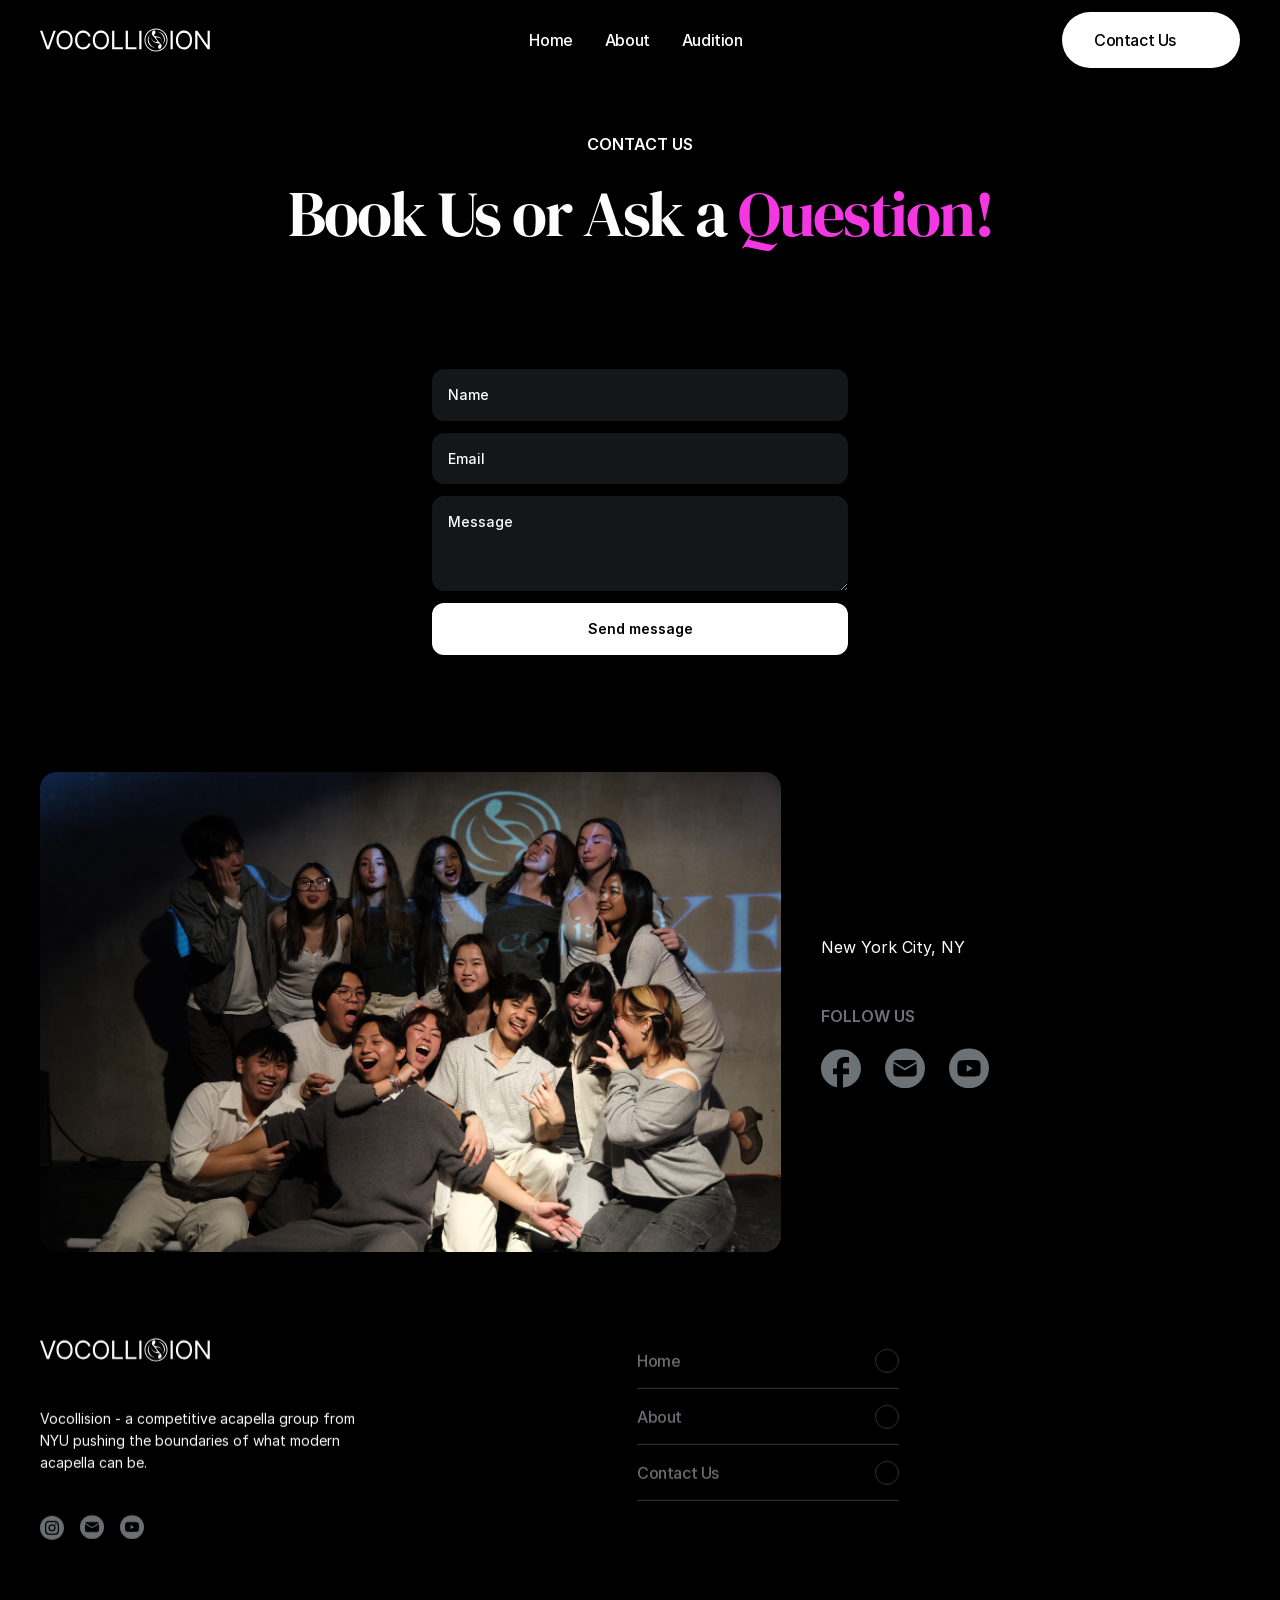
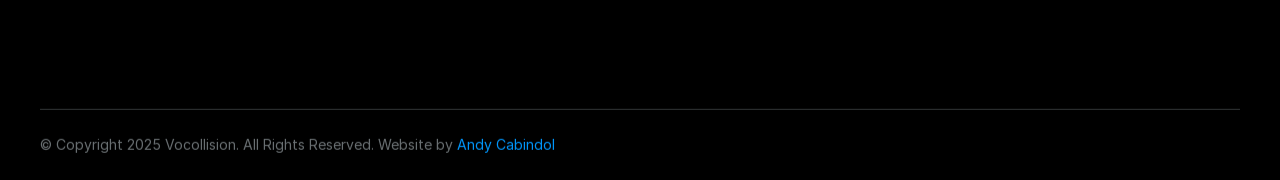
<file: book-us/index.html>
<!DOCTYPE html>
<html lang="en-US">
<head>
  <meta charset="utf-8">
  <meta name="viewport" content="width=device-width, initial-scale=1">
  <title>Redirecting to Contact | Vocollision</title>
  <meta http-equiv="refresh" content="0; url=/contact/">
  <link rel="canonical" href="https://vocollision.com/contact/">
  <meta name="robots" content="noindex, follow">
  <script>location.replace("/contact/");</script>
</head>
<body>
  <p>This page has moved to <a href="/contact/">Contact</a>.</p>
</body>
</html>
</file>
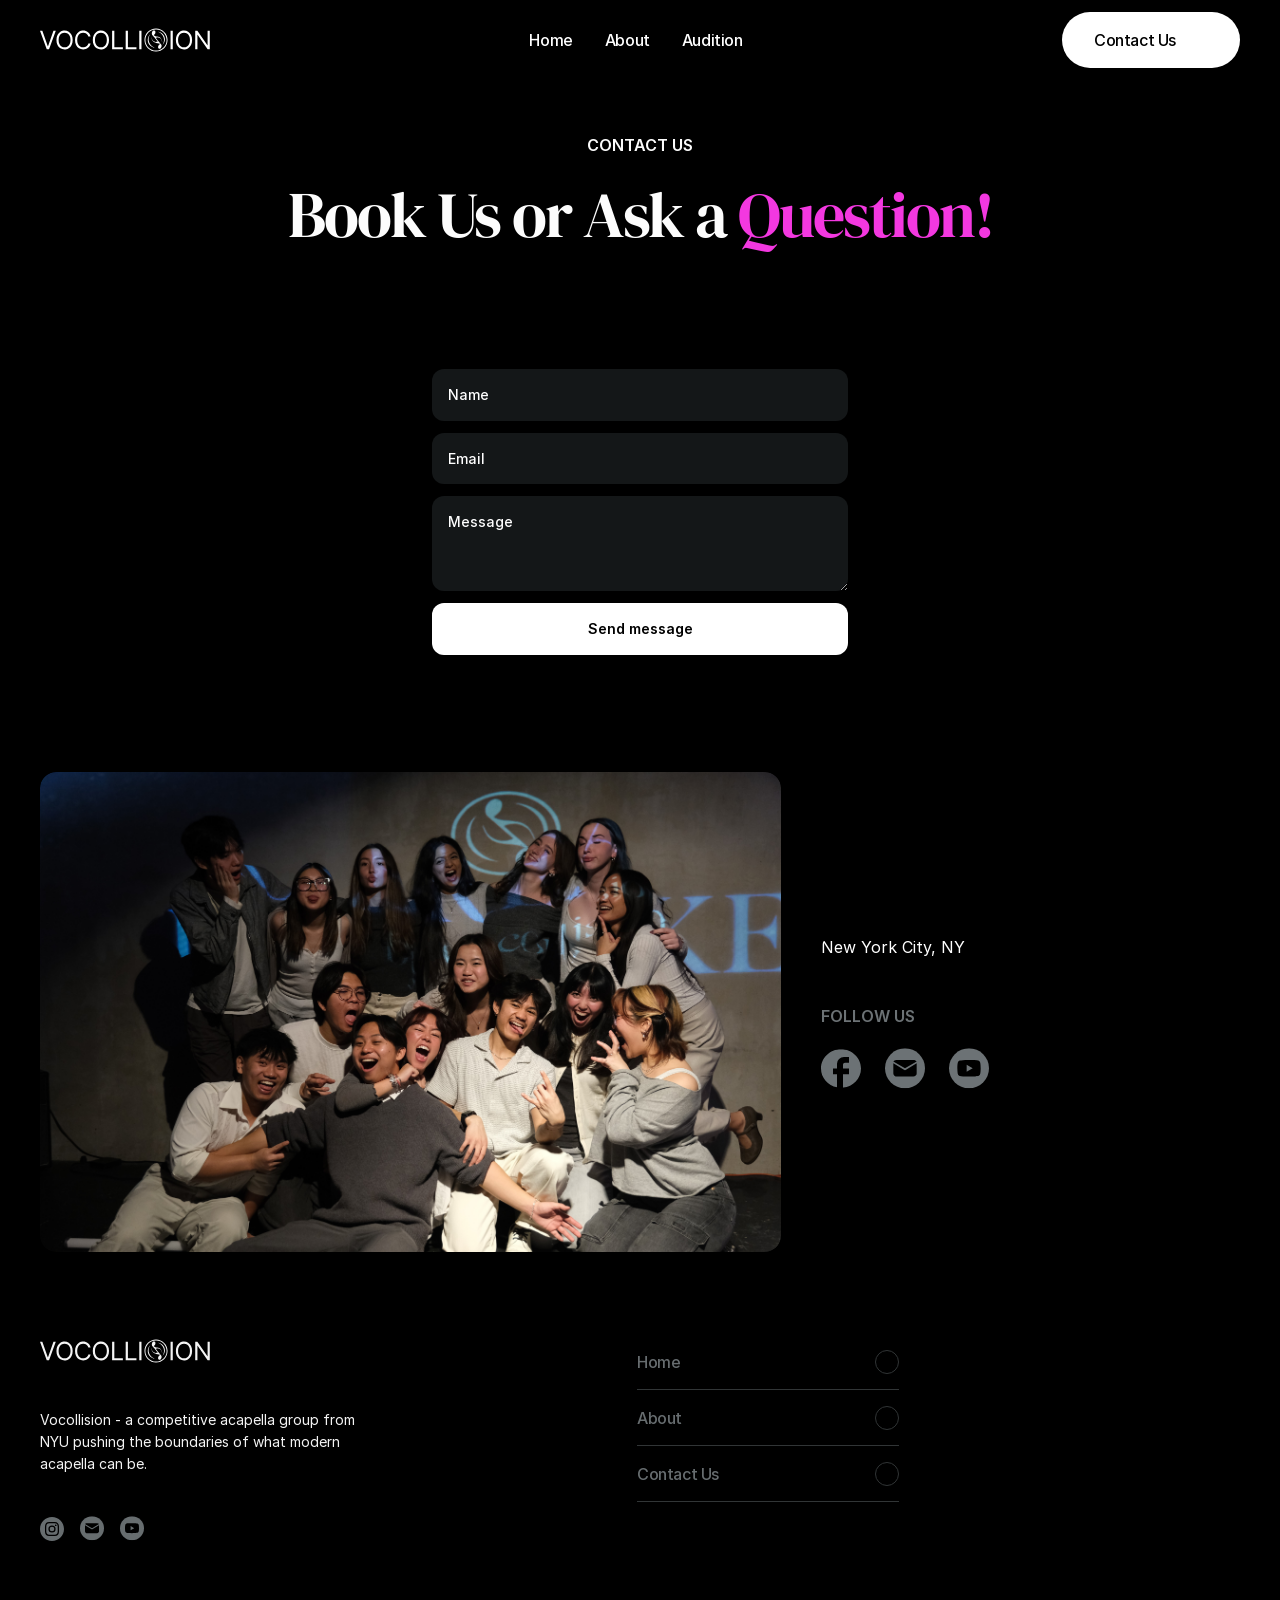
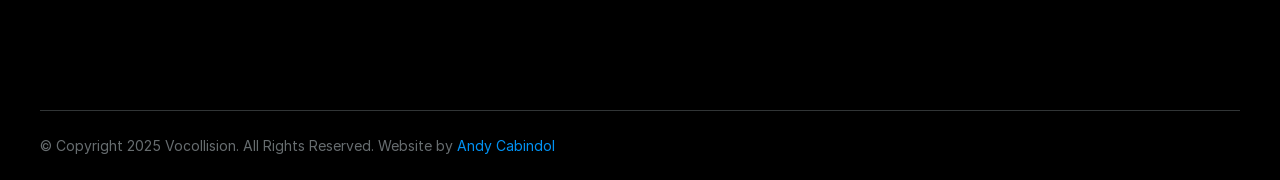
<file: contact/index.html>
<!doctype html>
<!-- Made in Framer · framer.com ✨ -->
<!-- Published Apr 23, 2026, 12:46 AM UTC -->
<html lang="en-US">
<head>
	<meta charset="utf-8">
	
	
	<!-- Start of headStart -->
    
    <!-- End of headStart -->
	<meta name="viewport" content="width=device-width">
	<meta name="generator" content="Framer 1493872">
	<title>Book Vocollision | Hire an NYU / NYC A Cappella Group</title>
    <meta name="description" content="Book Vocollision for events, shows, and collaborations in NYC. Contact NYU’s competitive a cappella group for hire and booking inquiries.">
    <meta name="framer-search-index" content="/assets/site/searchIndex-M525bVmYxwQE.json">
    <meta name="framer-search-index-fallback" content="/assets/site/searchIndex-WYl6OL1rObJV.json">
    <link href="/assets/images/46uiWfhXE7tMVfk7wmng3AZHQ.png" rel="icon" media="(prefers-color-scheme: light)">
    <link href="/assets/images/46uiWfhXE7tMVfk7wmng3AZHQ.png" rel="icon" media="(prefers-color-scheme: dark)">
    <!-- Open Graph / Facebook -->
    <meta property="og:type" content="website">
    <meta property="og:title" content="Book Vocollision | Hire an NYU / NYC A Cappella Group">
    <meta property="og:description" content="Book Vocollision for events, shows, and collaborations in NYC. Contact NYU’s competitive a cappella group for hire and booking inquiries.">
    <meta property="og:image" content="/assets/images/z30teL0Z4uAwjrPyTYiwMwH2w.jpg">
    <!-- Twitter -->
    <meta name="twitter:card" content="summary_large_image">
    <meta name="twitter:title" content="Book Vocollision | Hire an NYU / NYC A Cappella Group">
    <meta name="twitter:description" content="Book Vocollision for events, shows, and collaborations in NYC. Contact NYU’s competitive a cappella group for hire and booking inquiries.">
    <meta name="twitter:image" content="/assets/images/z30teL0Z4uAwjrPyTYiwMwH2w.jpg">
	
	<style data-framer-font-css>/* latin-ext */
@font-face {
  font-family: 'DM Serif Display';
  font-style: italic;
  font-weight: 400;
  font-display: swap;
  src: url(/assets/fonts/gstatic/-nFhOHM81r4j6k0gjAW3mujVU2B2G_VB3vD212k.woff2) format('woff2');
  unicode-range: U+0100-02BA, U+02BD-02C5, U+02C7-02CC, U+02CE-02D7, U+02DD-02FF, U+0304, U+0308, U+0329, U+1D00-1DBF, U+1E00-1E9F, U+1EF2-1EFF, U+2020, U+20A0-20AB, U+20AD-20C0, U+2113, U+2C60-2C7F, U+A720-A7FF;
}
/* latin */
@font-face {
  font-family: 'DM Serif Display';
  font-style: italic;
  font-weight: 400;
  font-display: swap;
  src: url(/assets/fonts/gstatic/-nFhOHM81r4j6k0gjAW3mujVU2B2G_VB0PD2.woff2) format('woff2');
  unicode-range: U+0000-00FF, U+0131, U+0152-0153, U+02BB-02BC, U+02C6, U+02DA, U+02DC, U+0304, U+0308, U+0329, U+2000-206F, U+20AC, U+2122, U+2191, U+2193, U+2212, U+2215, U+FEFF, U+FFFD;
}
/* latin-ext */
@font-face {
  font-family: 'DM Serif Display';
  font-style: normal;
  font-weight: 400;
  font-display: swap;
  src: url(/assets/fonts/gstatic/-nFnOHM81r4j6k0gjAW3mujVU2B2G_5x0ujy.woff2) format('woff2');
  unicode-range: U+0100-02BA, U+02BD-02C5, U+02C7-02CC, U+02CE-02D7, U+02DD-02FF, U+0304, U+0308, U+0329, U+1D00-1DBF, U+1E00-1E9F, U+1EF2-1EFF, U+2020, U+20A0-20AB, U+20AD-20C0, U+2113, U+2C60-2C7F, U+A720-A7FF;
}
/* latin */
@font-face {
  font-family: 'DM Serif Display';
  font-style: normal;
  font-weight: 400;
  font-display: swap;
  src: url(/assets/fonts/gstatic/-nFnOHM81r4j6k0gjAW3mujVU2B2G_Bx0g.woff2) format('woff2');
  unicode-range: U+0000-00FF, U+0131, U+0152-0153, U+02BB-02BC, U+02C6, U+02DA, U+02DC, U+0304, U+0308, U+0329, U+2000-206F, U+20AC, U+2122, U+2191, U+2193, U+2212, U+2215, U+FEFF, U+FFFD;
}

@font-face { font-family: "Inter"; src: url("/assets/fonts/5vvr9Vy74if2I6bQbJvbw7SY1pQ.woff2"); font-display: swap; font-style: normal; font-weight: 400; unicode-range: U+0460-052F, U+1C80-1C88, U+20B4, U+2DE0-2DFF, U+A640-A69F, U+FE2E-FE2F }
@font-face { font-family: "Inter"; src: url("/assets/fonts/EOr0mi4hNtlgWNn9if640EZzXCo.woff2"); font-display: swap; font-style: normal; font-weight: 400; unicode-range: U+0301, U+0400-045F, U+0490-0491, U+04B0-04B1, U+2116 }
@font-face { font-family: "Inter"; src: url("/assets/fonts/Y9k9QrlZAqio88Klkmbd8VoMQc.woff2"); font-display: swap; font-style: normal; font-weight: 400; unicode-range: U+1F00-1FFF }
@font-face { font-family: "Inter"; src: url("/assets/fonts/OYrD2tBIBPvoJXiIHnLoOXnY9M.woff2"); font-display: swap; font-style: normal; font-weight: 400; unicode-range: U+0370-03FF }
@font-face { font-family: "Inter"; src: url("/assets/fonts/JeYwfuaPfZHQhEG8U5gtPDZ7WQ.woff2"); font-display: swap; font-style: normal; font-weight: 400; unicode-range: U+0100-024F, U+0259, U+1E00-1EFF, U+2020, U+20A0-20AB, U+20AD-20CF, U+2113, U+2C60-2C7F, U+A720-A7FF }
@font-face { font-family: "Inter"; src: url("/assets/fonts/GrgcKwrN6d3Uz8EwcLHZxwEfC4.woff2"); font-display: swap; font-style: normal; font-weight: 400; unicode-range: U+0000-00FF, U+0131, U+0152-0153, U+02BB-02BC, U+02C6, U+02DA, U+02DC, U+2000-206F, U+2070, U+2074-207E, U+2080-208E, U+20AC, U+2122, U+2191, U+2193, U+2212, U+2215, U+FEFF, U+FFFD }
@font-face { font-family: "Inter"; src: url("/assets/fonts/b6Y37FthZeALduNqHicBT6FutY.woff2"); font-display: swap; font-style: normal; font-weight: 400; unicode-range: U+0102-0103, U+0110-0111, U+0128-0129, U+0168-0169, U+01A0-01A1, U+01AF-01B0, U+1EA0-1EF9, U+20AB }
@font-face { font-family: "Inter"; src: url("/assets/fonts/vQyevYAyHtARFwPqUzQGpnDs.woff2"); font-display: swap; font-style: normal; font-weight: 400; unicode-range: U+0000-00FF, U+0131, U+0152-0153, U+02BB-02BC, U+02C6, U+02DA, U+02DC, U+2000-206F, U+2074, U+20AC, U+2122, U+2191, U+2193, U+2212, U+2215, U+FEFF, U+FFFD }
@font-face { font-family: "Inter"; src: url("/assets/fonts/NXxvFRoY5LDh3yCm7MEP2jqYk.woff2"); font-style: normal; font-weight: 100; unicode-range: U+0460-052F, U+1C80-1C88, U+20B4, U+2DE0-2DFF, U+A640-A69F, U+FE2E-FE2F }
@font-face { font-family: "Inter"; src: url("/assets/fonts/5CcgcVyoWSqO1THBiISd6oCog.woff2"); font-style: normal; font-weight: 100; unicode-range: U+0301, U+0400-045F, U+0490-0491, U+04B0-04B1, U+2116 }
@font-face { font-family: "Inter"; src: url("/assets/fonts/MF544SVCvk3yNpLIz3pwDXFZPKM.woff2"); font-style: normal; font-weight: 100; unicode-range: U+1F00-1FFF }
@font-face { font-family: "Inter"; src: url("/assets/fonts/TNtxudDBkAm2RXdtU3rvTBwoM.woff2"); font-style: normal; font-weight: 100; unicode-range: U+0370-03FF }
@font-face { font-family: "Inter"; src: url("/assets/fonts/fIabp4VN5z7iJ3lNOz9qfNeQHc.woff2"); font-style: normal; font-weight: 100; unicode-range: U+0100-024F, U+0259, U+1E00-1EFF, U+2020, U+20A0-20AB, U+20AD-20CF, U+2113, U+2C60-2C7F, U+A720-A7FF }
@font-face { font-family: "Inter"; src: url("/assets/fonts/8kSLqTnVCEtjx0nu8PxTD4Nh5UU.woff2"); font-style: normal; font-weight: 100; unicode-range: U+0000-00FF, U+0131, U+0152-0153, U+02BB-02BC, U+02C6, U+02DA, U+02DC, U+2000-206F, U+2070, U+2074-207E, U+2080-208E, U+20AC, U+2122, U+2191, U+2193, U+2212, U+2215, U+FEFF, U+FFFD }
@font-face { font-family: "Inter"; src: url("/assets/fonts/9iRSYClnXA0RMygyIn6yjjWXJw.woff2"); font-style: normal; font-weight: 100; unicode-range: U+0102-0103, U+0110-0111, U+0128-0129, U+0168-0169, U+01A0-01A1, U+01AF-01B0, U+1EA0-1EF9, U+20AB }
@font-face { font-family: "Inter"; src: url("/assets/fonts/MVhJhYeDWxeyqT939zMNyw9p8.woff2"); font-style: normal; font-weight: 200; unicode-range: U+0460-052F, U+1C80-1C88, U+20B4, U+2DE0-2DFF, U+A640-A69F, U+FE2E-FE2F }
@font-face { font-family: "Inter"; src: url("/assets/fonts/WXQXYfAQJIi2pCJACAfWWXfIDqI.woff2"); font-style: normal; font-weight: 200; unicode-range: U+0301, U+0400-045F, U+0490-0491, U+04B0-04B1, U+2116 }
@font-face { font-family: "Inter"; src: url("/assets/fonts/RJeJJARdrtNUtic58kOz7hIgBuE.woff2"); font-style: normal; font-weight: 200; unicode-range: U+1F00-1FFF }
@font-face { font-family: "Inter"; src: url("/assets/fonts/4hBRAuM02i3fsxYDzyNvt5Az2so.woff2"); font-style: normal; font-weight: 200; unicode-range: U+0370-03FF }
@font-face { font-family: "Inter"; src: url("/assets/fonts/fz1JbBffNGgK7BNUI1mmbFBlgA8.woff2"); font-style: normal; font-weight: 200; unicode-range: U+0100-024F, U+0259, U+1E00-1EFF, U+2020, U+20A0-20AB, U+20AD-20CF, U+2113, U+2C60-2C7F, U+A720-A7FF }
@font-face { font-family: "Inter"; src: url("/assets/fonts/Z4sGWU2OKBoXPWulb5P25vULA.woff2"); font-style: normal; font-weight: 200; unicode-range: U+0000-00FF, U+0131, U+0152-0153, U+02BB-02BC, U+02C6, U+02DA, U+02DC, U+2000-206F, U+2070, U+2074-207E, U+2080-208E, U+20AC, U+2122, U+2191, U+2193, U+2212, U+2215, U+FEFF, U+FFFD }
@font-face { font-family: "Inter"; src: url("/assets/fonts/eIZyQwIlHYR0mnMSneEDMtqBPgw.woff2"); font-style: normal; font-weight: 200; unicode-range: U+0102-0103, U+0110-0111, U+0128-0129, U+0168-0169, U+01A0-01A1, U+01AF-01B0, U+1EA0-1EF9, U+20AB }
@font-face { font-family: "Inter"; src: url("/assets/fonts/BkDpl4ghaqvMi1btKFyG2tdbec.woff2"); font-display: swap; font-style: normal; font-weight: 300; unicode-range: U+0460-052F, U+1C80-1C88, U+20B4, U+2DE0-2DFF, U+A640-A69F, U+FE2E-FE2F }
@font-face { font-family: "Inter"; src: url("/assets/fonts/zAMK70AQRFSShJgUiaR5IiIhgzk.woff2"); font-display: swap; font-style: normal; font-weight: 300; unicode-range: U+0301, U+0400-045F, U+0490-0491, U+04B0-04B1, U+2116 }
@font-face { font-family: "Inter"; src: url("/assets/fonts/IETjvc5qzUaRoaruDpPSwCUM8.woff2"); font-display: swap; font-style: normal; font-weight: 300; unicode-range: U+1F00-1FFF }
@font-face { font-family: "Inter"; src: url("/assets/fonts/oLCoaT3ioA0fHdJnWR9W6k7NY.woff2"); font-display: swap; font-style: normal; font-weight: 300; unicode-range: U+0370-03FF }
@font-face { font-family: "Inter"; src: url("/assets/fonts/Sj0PCHQSBjFmEp6NBWg6FNaKc.woff2"); font-display: swap; font-style: normal; font-weight: 300; unicode-range: U+0100-024F, U+0259, U+1E00-1EFF, U+2020, U+20A0-20AB, U+20AD-20CF, U+2113, U+2C60-2C7F, U+A720-A7FF }
@font-face { font-family: "Inter"; src: url("/assets/fonts/aqiiD4LUKkKzXdjGL5UzHq8bo5w.woff2"); font-display: swap; font-style: normal; font-weight: 300; unicode-range: U+0000-00FF, U+0131, U+0152-0153, U+02BB-02BC, U+02C6, U+02DA, U+02DC, U+2000-206F, U+2070, U+2074-207E, U+2080-208E, U+20AC, U+2122, U+2191, U+2193, U+2212, U+2215, U+FEFF, U+FFFD }
@font-face { font-family: "Inter"; src: url("/assets/fonts/H4TfENUY1rh8R9UaSD6vngjJP3M.woff2"); font-display: swap; font-style: normal; font-weight: 300; unicode-range: U+0102-0103, U+0110-0111, U+0128-0129, U+0168-0169, U+01A0-01A1, U+01AF-01B0, U+1EA0-1EF9, U+20AB }
@font-face { font-family: "Inter"; src: url("/assets/fonts/5A3Ce6C9YYmCjpQx9M4inSaKU.woff2"); font-display: swap; font-style: normal; font-weight: 500; unicode-range: U+0460-052F, U+1C80-1C88, U+20B4, U+2DE0-2DFF, U+A640-A69F, U+FE2E-FE2F }
@font-face { font-family: "Inter"; src: url("/assets/fonts/Qx95Xyt0Ka3SGhinnbXIGpEIyP4.woff2"); font-display: swap; font-style: normal; font-weight: 500; unicode-range: U+0301, U+0400-045F, U+0490-0491, U+04B0-04B1, U+2116 }
@font-face { font-family: "Inter"; src: url("/assets/fonts/6mJuEAguuIuMog10gGvH5d3cl8.woff2"); font-display: swap; font-style: normal; font-weight: 500; unicode-range: U+1F00-1FFF }
@font-face { font-family: "Inter"; src: url("/assets/fonts/xYYWaj7wCU5zSQH0eXvSaS19wo.woff2"); font-display: swap; font-style: normal; font-weight: 500; unicode-range: U+0370-03FF }
@font-face { font-family: "Inter"; src: url("/assets/fonts/otTaNuNpVK4RbdlT7zDDdKvQBA.woff2"); font-display: swap; font-style: normal; font-weight: 500; unicode-range: U+0100-024F, U+0259, U+1E00-1EFF, U+2020, U+20A0-20AB, U+20AD-20CF, U+2113, U+2C60-2C7F, U+A720-A7FF }
@font-face { font-family: "Inter"; src: url("/assets/fonts/UjlFhCnUjxhNfep4oYBPqnEssyo.woff2"); font-display: swap; font-style: normal; font-weight: 500; unicode-range: U+0000-00FF, U+0131, U+0152-0153, U+02BB-02BC, U+02C6, U+02DA, U+02DC, U+2000-206F, U+2070, U+2074-207E, U+2080-208E, U+20AC, U+2122, U+2191, U+2193, U+2212, U+2215, U+FEFF, U+FFFD }
@font-face { font-family: "Inter"; src: url("/assets/fonts/DolVirEGb34pEXEp8t8FQBSK4.woff2"); font-display: swap; font-style: normal; font-weight: 500; unicode-range: U+0102-0103, U+0110-0111, U+0128-0129, U+0168-0169, U+01A0-01A1, U+01AF-01B0, U+1EA0-1EF9, U+20AB }
@font-face { font-family: "Inter"; src: url("/assets/fonts/hyOgCu0Xnghbimh0pE8QTvtt2AU.woff2"); font-display: swap; font-style: normal; font-weight: 600; unicode-range: U+0460-052F, U+1C80-1C88, U+20B4, U+2DE0-2DFF, U+A640-A69F, U+FE2E-FE2F }
@font-face { font-family: "Inter"; src: url("/assets/fonts/NeGmSOXrPBfEFIy5YZeHq17LEDA.woff2"); font-display: swap; font-style: normal; font-weight: 600; unicode-range: U+0301, U+0400-045F, U+0490-0491, U+04B0-04B1, U+2116 }
@font-face { font-family: "Inter"; src: url("/assets/fonts/oYaAX5himiTPYuN8vLWnqBbfD2s.woff2"); font-display: swap; font-style: normal; font-weight: 600; unicode-range: U+1F00-1FFF }
@font-face { font-family: "Inter"; src: url("/assets/fonts/lEJLP4R0yuCaMCjSXYHtJw72M.woff2"); font-display: swap; font-style: normal; font-weight: 600; unicode-range: U+0370-03FF }
@font-face { font-family: "Inter"; src: url("/assets/fonts/cRJyLNuTJR5jbyKzGi33wU9cqIQ.woff2"); font-display: swap; font-style: normal; font-weight: 600; unicode-range: U+0100-024F, U+0259, U+1E00-1EFF, U+2020, U+20A0-20AB, U+20AD-20CF, U+2113, U+2C60-2C7F, U+A720-A7FF }
@font-face { font-family: "Inter"; src: url("/assets/fonts/yDtI2UI8XcEg1W2je9XPN3Noo.woff2"); font-display: swap; font-style: normal; font-weight: 600; unicode-range: U+0000-00FF, U+0131, U+0152-0153, U+02BB-02BC, U+02C6, U+02DA, U+02DC, U+2000-206F, U+2070, U+2074-207E, U+2080-208E, U+20AC, U+2122, U+2191, U+2193, U+2212, U+2215, U+FEFF, U+FFFD }
@font-face { font-family: "Inter"; src: url("/assets/fonts/A0Wcc7NgXMjUuFdquHDrIZpzZw0.woff2"); font-display: swap; font-style: normal; font-weight: 600; unicode-range: U+0102-0103, U+0110-0111, U+0128-0129, U+0168-0169, U+01A0-01A1, U+01AF-01B0, U+1EA0-1EF9, U+20AB }
@font-face { font-family: "Inter"; src: url("/assets/fonts/DpPBYI0sL4fYLgAkX8KXOPVt7c.woff2"); font-display: swap; font-style: normal; font-weight: 700; unicode-range: U+0460-052F, U+1C80-1C88, U+20B4, U+2DE0-2DFF, U+A640-A69F, U+FE2E-FE2F }
@font-face { font-family: "Inter"; src: url("/assets/fonts/4RAEQdEOrcnDkhHiiCbJOw92Lk.woff2"); font-display: swap; font-style: normal; font-weight: 700; unicode-range: U+0301, U+0400-045F, U+0490-0491, U+04B0-04B1, U+2116 }
@font-face { font-family: "Inter"; src: url("/assets/fonts/1K3W8DizY3v4emK8Mb08YHxTbs.woff2"); font-display: swap; font-style: normal; font-weight: 700; unicode-range: U+1F00-1FFF }
@font-face { font-family: "Inter"; src: url("/assets/fonts/tUSCtfYVM1I1IchuyCwz9gDdQ.woff2"); font-display: swap; font-style: normal; font-weight: 700; unicode-range: U+0370-03FF }
@font-face { font-family: "Inter"; src: url("/assets/fonts/VgYFWiwsAC5OYxAycRXXvhze58.woff2"); font-display: swap; font-style: normal; font-weight: 700; unicode-range: U+0100-024F, U+0259, U+1E00-1EFF, U+2020, U+20A0-20AB, U+20AD-20CF, U+2113, U+2C60-2C7F, U+A720-A7FF }
@font-face { font-family: "Inter"; src: url("/assets/fonts/syRNPWzAMIrcJ3wIlPIP43KjQs.woff2"); font-display: swap; font-style: normal; font-weight: 700; unicode-range: U+0000-00FF, U+0131, U+0152-0153, U+02BB-02BC, U+02C6, U+02DA, U+02DC, U+2000-206F, U+2070, U+2074-207E, U+2080-208E, U+20AC, U+2122, U+2191, U+2193, U+2212, U+2215, U+FEFF, U+FFFD }
@font-face { font-family: "Inter"; src: url("/assets/fonts/GIryZETIX4IFypco5pYZONKhJIo.woff2"); font-display: swap; font-style: normal; font-weight: 700; unicode-range: U+0102-0103, U+0110-0111, U+0128-0129, U+0168-0169, U+01A0-01A1, U+01AF-01B0, U+1EA0-1EF9, U+20AB }
@font-face { font-family: "Inter"; src: url("/assets/fonts/PONfPc6h4EPYwJliXQBmjVx7QxI.woff2"); font-display: swap; font-style: normal; font-weight: 800; unicode-range: U+0460-052F, U+1C80-1C88, U+20B4, U+2DE0-2DFF, U+A640-A69F, U+FE2E-FE2F }
@font-face { font-family: "Inter"; src: url("/assets/fonts/zsnJN7Z1wdzUvepJniD3rbvJIyU.woff2"); font-display: swap; font-style: normal; font-weight: 800; unicode-range: U+0301, U+0400-045F, U+0490-0491, U+04B0-04B1, U+2116 }
@font-face { font-family: "Inter"; src: url("/assets/fonts/UrzZBOy7RyJEWAZGduzOeHiHuY.woff2"); font-display: swap; font-style: normal; font-weight: 800; unicode-range: U+1F00-1FFF }
@font-face { font-family: "Inter"; src: url("/assets/fonts/996sR9SfSDuYELz8oHhDOcErkY.woff2"); font-display: swap; font-style: normal; font-weight: 800; unicode-range: U+0370-03FF }
@font-face { font-family: "Inter"; src: url("/assets/fonts/ftN1HpyPVJEoEb4q36SOrNdLXU.woff2"); font-display: swap; font-style: normal; font-weight: 800; unicode-range: U+0100-024F, U+0259, U+1E00-1EFF, U+2020, U+20A0-20AB, U+20AD-20CF, U+2113, U+2C60-2C7F, U+A720-A7FF }
@font-face { font-family: "Inter"; src: url("/assets/fonts/Mput0MSwESKlJ6TMz9MPDXhgrk.woff2"); font-display: swap; font-style: normal; font-weight: 800; unicode-range: U+0000-00FF, U+0131, U+0152-0153, U+02BB-02BC, U+02C6, U+02DA, U+02DC, U+2000-206F, U+2070, U+2074-207E, U+2080-208E, U+20AC, U+2122, U+2191, U+2193, U+2212, U+2215, U+FEFF, U+FFFD }
@font-face { font-family: "Inter"; src: url("/assets/fonts/JAur4lGGSGRGyrFi59JSIKqVgU.woff2"); font-display: swap; font-style: normal; font-weight: 800; unicode-range: U+0102-0103, U+0110-0111, U+0128-0129, U+0168-0169, U+01A0-01A1, U+01AF-01B0, U+1EA0-1EF9, U+20AB }
@font-face { font-family: "Inter"; src: url("/assets/fonts/mkY5Sgyq51ik0AMrSBwhm9DJg.woff2"); font-style: normal; font-weight: 900; unicode-range: U+0460-052F, U+1C80-1C88, U+20B4, U+2DE0-2DFF, U+A640-A69F, U+FE2E-FE2F }
@font-face { font-family: "Inter"; src: url("/assets/fonts/X5hj6qzcHUYv7h1390c8Rhm6550.woff2"); font-style: normal; font-weight: 900; unicode-range: U+0301, U+0400-045F, U+0490-0491, U+04B0-04B1, U+2116 }
@font-face { font-family: "Inter"; src: url("/assets/fonts/gQhNpS3tN86g8RcVKYUUaKt2oMQ.woff2"); font-style: normal; font-weight: 900; unicode-range: U+1F00-1FFF }
@font-face { font-family: "Inter"; src: url("/assets/fonts/cugnVhSraaRyANCaUtI5FV17wk.woff2"); font-style: normal; font-weight: 900; unicode-range: U+0370-03FF }
@font-face { font-family: "Inter"; src: url("/assets/fonts/5HcVoGak8k5agFJSaKa4floXVu0.woff2"); font-style: normal; font-weight: 900; unicode-range: U+0100-024F, U+0259, U+1E00-1EFF, U+2020, U+20A0-20AB, U+20AD-20CF, U+2113, U+2C60-2C7F, U+A720-A7FF }
@font-face { font-family: "Inter"; src: url("/assets/fonts/rZ5DdENNqIdFTIyQQiP5isO7M.woff2"); font-style: normal; font-weight: 900; unicode-range: U+0000-00FF, U+0131, U+0152-0153, U+02BB-02BC, U+02C6, U+02DA, U+02DC, U+2000-206F, U+2070, U+2074-207E, U+2080-208E, U+20AC, U+2122, U+2191, U+2193, U+2212, U+2215, U+FEFF, U+FFFD }
@font-face { font-family: "Inter"; src: url("/assets/fonts/P2Bw01CtL0b9wqygO0sSVogWbo.woff2"); font-style: normal; font-weight: 900; unicode-range: U+0102-0103, U+0110-0111, U+0128-0129, U+0168-0169, U+01A0-01A1, U+01AF-01B0, U+1EA0-1EF9, U+20AB }
@font-face { font-family: "Inter"; src: url("/assets/fonts/YJsHMqeEm0oDHuxRTVCwg5eZuo.woff2"); font-style: italic; font-weight: 100; unicode-range: U+0460-052F, U+1C80-1C88, U+20B4, U+2DE0-2DFF, U+A640-A69F, U+FE2E-FE2F }
@font-face { font-family: "Inter"; src: url("/assets/fonts/oJJMyJlDykMObEyb5VexHSxd24.woff2"); font-style: italic; font-weight: 100; unicode-range: U+0301, U+0400-045F, U+0490-0491, U+04B0-04B1, U+2116 }
@font-face { font-family: "Inter"; src: url("/assets/fonts/IpeaX0WzLaonj68howNZg4SJJaY.woff2"); font-style: italic; font-weight: 100; unicode-range: U+1F00-1FFF }
@font-face { font-family: "Inter"; src: url("/assets/fonts/KCj1bV3vDXY5OLHttTeRYcu9J8.woff2"); font-style: italic; font-weight: 100; unicode-range: U+0370-03FF }
@font-face { font-family: "Inter"; src: url("/assets/fonts/biaVHhOprxbHaR3dIP7Z8cYurHg.woff2"); font-style: italic; font-weight: 100; unicode-range: U+0100-024F, U+0259, U+1E00-1EFF, U+2020, U+20A0-20AB, U+20AD-20CF, U+2113, U+2C60-2C7F, U+A720-A7FF }
@font-face { font-family: "Inter"; src: url("/assets/fonts/3on0VNjjmogkq1f9ziKFcrY72MI.woff2"); font-style: italic; font-weight: 100; unicode-range: U+0000-00FF, U+0131, U+0152-0153, U+02BB-02BC, U+02C6, U+02DA, U+02DC, U+2000-206F, U+2070, U+2074-207E, U+2080-208E, U+20AC, U+2122, U+2191, U+2193, U+2212, U+2215, U+FEFF, U+FFFD }
@font-face { font-family: "Inter"; src: url("/assets/fonts/gNa011yWpVpNFgUhhSlDX8nUiPQ.woff2"); font-style: italic; font-weight: 100; unicode-range: U+0102-0103, U+0110-0111, U+0128-0129, U+0168-0169, U+01A0-01A1, U+01AF-01B0, U+1EA0-1EF9, U+20AB }
@font-face { font-family: "Inter"; src: url("/assets/fonts/vpq17U0WM26sBGHgq9jnrUmUf8.woff2"); font-style: italic; font-weight: 200; unicode-range: U+0460-052F, U+1C80-1C88, U+20B4, U+2DE0-2DFF, U+A640-A69F, U+FE2E-FE2F }
@font-face { font-family: "Inter"; src: url("/assets/fonts/bNYh7lNMEpOegeRYAtyGel1WqBE.woff2"); font-style: italic; font-weight: 200; unicode-range: U+0301, U+0400-045F, U+0490-0491, U+04B0-04B1, U+2116 }
@font-face { font-family: "Inter"; src: url("/assets/fonts/FBzcXZYmdulcZC0z278U6o0cw.woff2"); font-style: italic; font-weight: 200; unicode-range: U+1F00-1FFF }
@font-face { font-family: "Inter"; src: url("/assets/fonts/ua60IRqWK94xCrq0SC639Hbsdjg.woff2"); font-style: italic; font-weight: 200; unicode-range: U+0370-03FF }
@font-face { font-family: "Inter"; src: url("/assets/fonts/Pd8gNPn2dSCh4FyjWFw9PJysoQ.woff2"); font-style: italic; font-weight: 200; unicode-range: U+0100-024F, U+0259, U+1E00-1EFF, U+2020, U+20A0-20AB, U+20AD-20CF, U+2113, U+2C60-2C7F, U+A720-A7FF }
@font-face { font-family: "Inter"; src: url("/assets/fonts/6OdIurwS6YHsVW2i5fR5CKn0gg.woff2"); font-style: italic; font-weight: 200; unicode-range: U+0000-00FF, U+0131, U+0152-0153, U+02BB-02BC, U+02C6, U+02DA, U+02DC, U+2000-206F, U+2070, U+2074-207E, U+2080-208E, U+20AC, U+2122, U+2191, U+2193, U+2212, U+2215, U+FEFF, U+FFFD }
@font-face { font-family: "Inter"; src: url("/assets/fonts/DtVQjTG8OGGKnwKYrMHRZVCyo.woff2"); font-style: italic; font-weight: 200; unicode-range: U+0102-0103, U+0110-0111, U+0128-0129, U+0168-0169, U+01A0-01A1, U+01AF-01B0, U+1EA0-1EF9, U+20AB }
@font-face { font-family: "Inter"; src: url("/assets/fonts/YYB6GZmCWnZq3RWZOghuZIOxQY.woff2"); font-display: swap; font-style: italic; font-weight: 300; unicode-range: U+0460-052F, U+1C80-1C88, U+20B4, U+2DE0-2DFF, U+A640-A69F, U+FE2E-FE2F }
@font-face { font-family: "Inter"; src: url("/assets/fonts/miJTzODdiyIr3tRo9KEoqXXk2PM.woff2"); font-display: swap; font-style: italic; font-weight: 300; unicode-range: U+0301, U+0400-045F, U+0490-0491, U+04B0-04B1, U+2116 }
@font-face { font-family: "Inter"; src: url("/assets/fonts/6ZMhcggRFfEfbf7lncCpaUbA.woff2"); font-display: swap; font-style: italic; font-weight: 300; unicode-range: U+1F00-1FFF }
@font-face { font-family: "Inter"; src: url("/assets/fonts/8sCN6PGUr4I8q5hC5twAXfcwqV0.woff2"); font-display: swap; font-style: italic; font-weight: 300; unicode-range: U+0370-03FF }
@font-face { font-family: "Inter"; src: url("/assets/fonts/aUYDUTztS7anQw5JuwCncXeLOBY.woff2"); font-display: swap; font-style: italic; font-weight: 300; unicode-range: U+0100-024F, U+0259, U+1E00-1EFF, U+2020, U+20A0-20AB, U+20AD-20CF, U+2113, U+2C60-2C7F, U+A720-A7FF }
@font-face { font-family: "Inter"; src: url("/assets/fonts/8mwKwShtYEXIZ5diRBT74yn9jdQ.woff2"); font-display: swap; font-style: italic; font-weight: 300; unicode-range: U+0000-00FF, U+0131, U+0152-0153, U+02BB-02BC, U+02C6, U+02DA, U+02DC, U+2000-206F, U+2070, U+2074-207E, U+2080-208E, U+20AC, U+2122, U+2191, U+2193, U+2212, U+2215, U+FEFF, U+FFFD }
@font-face { font-family: "Inter"; src: url("/assets/fonts/yDiPvYxioBHsicnYxpPW35WQmx8.woff2"); font-display: swap; font-style: italic; font-weight: 300; unicode-range: U+0102-0103, U+0110-0111, U+0128-0129, U+0168-0169, U+01A0-01A1, U+01AF-01B0, U+1EA0-1EF9, U+20AB }
@font-face { font-family: "Inter"; src: url("/assets/fonts/CfMzU8w2e7tHgF4T4rATMPuWosA.woff2"); font-display: swap; font-style: italic; font-weight: 400; unicode-range: U+0460-052F, U+1C80-1C88, U+20B4, U+2DE0-2DFF, U+A640-A69F, U+FE2E-FE2F }
@font-face { font-family: "Inter"; src: url("/assets/fonts/867QObYax8ANsfX4TGEVU9YiCM.woff2"); font-display: swap; font-style: italic; font-weight: 400; unicode-range: U+0301, U+0400-045F, U+0490-0491, U+04B0-04B1, U+2116 }
@font-face { font-family: "Inter"; src: url("/assets/fonts/Oyn2ZbENFdnW7mt2Lzjk1h9Zb9k.woff2"); font-display: swap; font-style: italic; font-weight: 400; unicode-range: U+1F00-1FFF }
@font-face { font-family: "Inter"; src: url("/assets/fonts/cdAe8hgZ1cMyLu9g005pAW3xMo.woff2"); font-display: swap; font-style: italic; font-weight: 400; unicode-range: U+0370-03FF }
@font-face { font-family: "Inter"; src: url("/assets/fonts/DOfvtmE1UplCq161m6Hj8CSQYg.woff2"); font-display: swap; font-style: italic; font-weight: 400; unicode-range: U+0100-024F, U+0259, U+1E00-1EFF, U+2020, U+20A0-20AB, U+20AD-20CF, U+2113, U+2C60-2C7F, U+A720-A7FF }
@font-face { font-family: "Inter"; src: url("/assets/fonts/pKRFNWFoZl77qYCAIp84lN1h944.woff2"); font-display: swap; font-style: italic; font-weight: 400; unicode-range: U+0000-00FF, U+0131, U+0152-0153, U+02BB-02BC, U+02C6, U+02DA, U+02DC, U+2000-206F, U+2070, U+2074-207E, U+2080-208E, U+20AC, U+2122, U+2191, U+2193, U+2212, U+2215, U+FEFF, U+FFFD }
@font-face { font-family: "Inter"; src: url("/assets/fonts/tKtBcDnBMevsEEJKdNGhhkLzYo.woff2"); font-display: swap; font-style: italic; font-weight: 400; unicode-range: U+0102-0103, U+0110-0111, U+0128-0129, U+0168-0169, U+01A0-01A1, U+01AF-01B0, U+1EA0-1EF9, U+20AB }
@font-face { font-family: "Inter"; src: url("/assets/fonts/khkJkwSL66WFg8SX6Wa726c.woff2"); font-display: swap; font-style: italic; font-weight: 500; unicode-range: U+0460-052F, U+1C80-1C88, U+20B4, U+2DE0-2DFF, U+A640-A69F, U+FE2E-FE2F }
@font-face { font-family: "Inter"; src: url("/assets/fonts/0E7IMbDzcGABpBwwqNEt60wU0w.woff2"); font-display: swap; font-style: italic; font-weight: 500; unicode-range: U+0301, U+0400-045F, U+0490-0491, U+04B0-04B1, U+2116 }
@font-face { font-family: "Inter"; src: url("/assets/fonts/NTJ0nQgIF0gcDelS14zQ9NR9Q.woff2"); font-display: swap; font-style: italic; font-weight: 500; unicode-range: U+1F00-1FFF }
@font-face { font-family: "Inter"; src: url("/assets/fonts/QrcNhgEPfRl0LS8qz5Ln8olanl8.woff2"); font-display: swap; font-style: italic; font-weight: 500; unicode-range: U+0370-03FF }
@font-face { font-family: "Inter"; src: url("/assets/fonts/JEXmejW8mXOYMtt0hyRg811kHac.woff2"); font-display: swap; font-style: italic; font-weight: 500; unicode-range: U+0100-024F, U+0259, U+1E00-1EFF, U+2020, U+20A0-20AB, U+20AD-20CF, U+2113, U+2C60-2C7F, U+A720-A7FF }
@font-face { font-family: "Inter"; src: url("/assets/fonts/Bo5CNzBv77CafbxOtKIkpw9egw.woff2"); font-display: swap; font-style: italic; font-weight: 500; unicode-range: U+0000-00FF, U+0131, U+0152-0153, U+02BB-02BC, U+02C6, U+02DA, U+02DC, U+2000-206F, U+2070, U+2074-207E, U+2080-208E, U+20AC, U+2122, U+2191, U+2193, U+2212, U+2215, U+FEFF, U+FFFD }
@font-face { font-family: "Inter"; src: url("/assets/fonts/uy9s0iWuxiNnVt8EpTI3gzohpwo.woff2"); font-display: swap; font-style: italic; font-weight: 500; unicode-range: U+0102-0103, U+0110-0111, U+0128-0129, U+0168-0169, U+01A0-01A1, U+01AF-01B0, U+1EA0-1EF9, U+20AB }
@font-face { font-family: "Inter"; src: url("/assets/fonts/vxBnBhH8768IFAXAb4Qf6wQHKs.woff2"); font-display: swap; font-style: italic; font-weight: 600; unicode-range: U+0460-052F, U+1C80-1C88, U+20B4, U+2DE0-2DFF, U+A640-A69F, U+FE2E-FE2F }
@font-face { font-family: "Inter"; src: url("/assets/fonts/zSsEuoJdh8mcFVk976C05ZfQr8.woff2"); font-display: swap; font-style: italic; font-weight: 600; unicode-range: U+0301, U+0400-045F, U+0490-0491, U+04B0-04B1, U+2116 }
@font-face { font-family: "Inter"; src: url("/assets/fonts/b8ezwLrN7h2AUoPEENcsTMVJ0.woff2"); font-display: swap; font-style: italic; font-weight: 600; unicode-range: U+1F00-1FFF }
@font-face { font-family: "Inter"; src: url("/assets/fonts/mvNEIBLyHbscgHtwfsByjXUz3XY.woff2"); font-display: swap; font-style: italic; font-weight: 600; unicode-range: U+0370-03FF }
@font-face { font-family: "Inter"; src: url("/assets/fonts/6FI2EneKzM3qBy5foOZXey7coCA.woff2"); font-display: swap; font-style: italic; font-weight: 600; unicode-range: U+0100-024F, U+0259, U+1E00-1EFF, U+2020, U+20A0-20AB, U+20AD-20CF, U+2113, U+2C60-2C7F, U+A720-A7FF }
@font-face { font-family: "Inter"; src: url("/assets/fonts/fuyXZpVvOjq8NesCOfgirHCWyg.woff2"); font-display: swap; font-style: italic; font-weight: 600; unicode-range: U+0000-00FF, U+0131, U+0152-0153, U+02BB-02BC, U+02C6, U+02DA, U+02DC, U+2000-206F, U+2070, U+2074-207E, U+2080-208E, U+20AC, U+2122, U+2191, U+2193, U+2212, U+2215, U+FEFF, U+FFFD }
@font-face { font-family: "Inter"; src: url("/assets/fonts/NHHeAKJVP0ZWHk5YZnQQChIsBM.woff2"); font-display: swap; font-style: italic; font-weight: 600; unicode-range: U+0102-0103, U+0110-0111, U+0128-0129, U+0168-0169, U+01A0-01A1, U+01AF-01B0, U+1EA0-1EF9, U+20AB }
@font-face { font-family: "Inter"; src: url("/assets/fonts/H89BbHkbHDzlxZzxi8uPzTsp90.woff2"); font-display: swap; font-style: italic; font-weight: 700; unicode-range: U+0460-052F, U+1C80-1C88, U+20B4, U+2DE0-2DFF, U+A640-A69F, U+FE2E-FE2F }
@font-face { font-family: "Inter"; src: url("/assets/fonts/u6gJwDuwB143kpNK1T1MDKDWkMc.woff2"); font-display: swap; font-style: italic; font-weight: 700; unicode-range: U+0301, U+0400-045F, U+0490-0491, U+04B0-04B1, U+2116 }
@font-face { font-family: "Inter"; src: url("/assets/fonts/43sJ6MfOPh1LCJt46OvyDuSbA6o.woff2"); font-display: swap; font-style: italic; font-weight: 700; unicode-range: U+1F00-1FFF }
@font-face { font-family: "Inter"; src: url("/assets/fonts/wccHG0r4gBDAIRhfHiOlq6oEkqw.woff2"); font-display: swap; font-style: italic; font-weight: 700; unicode-range: U+0370-03FF }
@font-face { font-family: "Inter"; src: url("/assets/fonts/WZ367JPwf9bRW6LdTHN8rXgSjw.woff2"); font-display: swap; font-style: italic; font-weight: 700; unicode-range: U+0100-024F, U+0259, U+1E00-1EFF, U+2020, U+20A0-20AB, U+20AD-20CF, U+2113, U+2C60-2C7F, U+A720-A7FF }
@font-face { font-family: "Inter"; src: url("/assets/fonts/ia3uin3hQWqDrVloC1zEtYHWw.woff2"); font-display: swap; font-style: italic; font-weight: 700; unicode-range: U+0000-00FF, U+0131, U+0152-0153, U+02BB-02BC, U+02C6, U+02DA, U+02DC, U+2000-206F, U+2070, U+2074-207E, U+2080-208E, U+20AC, U+2122, U+2191, U+2193, U+2212, U+2215, U+FEFF, U+FFFD }
@font-face { font-family: "Inter"; src: url("/assets/fonts/2A4Xx7CngadFGlVV4xrO06OBHY.woff2"); font-display: swap; font-style: italic; font-weight: 700; unicode-range: U+0102-0103, U+0110-0111, U+0128-0129, U+0168-0169, U+01A0-01A1, U+01AF-01B0, U+1EA0-1EF9, U+20AB }
@font-face { font-family: "Inter"; src: url("/assets/fonts/if4nAQEfO1l3iBiurvlUSTaMA.woff2"); font-display: swap; font-style: italic; font-weight: 800; unicode-range: U+0460-052F, U+1C80-1C88, U+20B4, U+2DE0-2DFF, U+A640-A69F, U+FE2E-FE2F }
@font-face { font-family: "Inter"; src: url("/assets/fonts/GdJ7SQjcmkU1sz7lk5lMpKUlKY.woff2"); font-display: swap; font-style: italic; font-weight: 800; unicode-range: U+0301, U+0400-045F, U+0490-0491, U+04B0-04B1, U+2116 }
@font-face { font-family: "Inter"; src: url("/assets/fonts/sOA6LVskcCqlqggyjIZe0Zh39UQ.woff2"); font-display: swap; font-style: italic; font-weight: 800; unicode-range: U+1F00-1FFF }
@font-face { font-family: "Inter"; src: url("/assets/fonts/zUCSsMbWBcHOQoATrhsPVigkc.woff2"); font-display: swap; font-style: italic; font-weight: 800; unicode-range: U+0370-03FF }
@font-face { font-family: "Inter"; src: url("/assets/fonts/6eYp9yIAUvPZY7o0yfI4e2OP6g.woff2"); font-display: swap; font-style: italic; font-weight: 800; unicode-range: U+0100-024F, U+0259, U+1E00-1EFF, U+2020, U+20A0-20AB, U+20AD-20CF, U+2113, U+2C60-2C7F, U+A720-A7FF }
@font-face { font-family: "Inter"; src: url("/assets/fonts/8AYN209PzikkmqPEbOGJlpgu6M.woff2"); font-display: swap; font-style: italic; font-weight: 800; unicode-range: U+0000-00FF, U+0131, U+0152-0153, U+02BB-02BC, U+02C6, U+02DA, U+02DC, U+2000-206F, U+2070, U+2074-207E, U+2080-208E, U+20AC, U+2122, U+2191, U+2193, U+2212, U+2215, U+FEFF, U+FFFD }
@font-face { font-family: "Inter"; src: url("/assets/fonts/L9nHaKi7ULzGWchEehsfwttxOwM.woff2"); font-display: swap; font-style: italic; font-weight: 800; unicode-range: U+0102-0103, U+0110-0111, U+0128-0129, U+0168-0169, U+01A0-01A1, U+01AF-01B0, U+1EA0-1EF9, U+20AB }
@font-face { font-family: "Inter"; src: url("/assets/fonts/05KsVHGDmqXSBXM4yRZ65P8i0s.woff2"); font-style: italic; font-weight: 900; unicode-range: U+0460-052F, U+1C80-1C88, U+20B4, U+2DE0-2DFF, U+A640-A69F, U+FE2E-FE2F }
@font-face { font-family: "Inter"; src: url("/assets/fonts/ky8ovPukK4dJ1Pxq74qGhOqCYI.woff2"); font-style: italic; font-weight: 900; unicode-range: U+0301, U+0400-045F, U+0490-0491, U+04B0-04B1, U+2116 }
@font-face { font-family: "Inter"; src: url("/assets/fonts/vvNSqIj42qeQ2bvCRBIWKHscrc.woff2"); font-style: italic; font-weight: 900; unicode-range: U+1F00-1FFF }
@font-face { font-family: "Inter"; src: url("/assets/fonts/3ZmXbBKToJifDV9gwcifVd1tEY.woff2"); font-style: italic; font-weight: 900; unicode-range: U+0370-03FF }
@font-face { font-family: "Inter"; src: url("/assets/fonts/FNfhX3dt4ChuLJq2PwdlxHO7PU.woff2"); font-style: italic; font-weight: 900; unicode-range: U+0100-024F, U+0259, U+1E00-1EFF, U+2020, U+20A0-20AB, U+20AD-20CF, U+2113, U+2C60-2C7F, U+A720-A7FF }
@font-face { font-family: "Inter"; src: url("/assets/fonts/gcnfba68tfm7qAyrWRCf9r34jg.woff2"); font-style: italic; font-weight: 900; unicode-range: U+0000-00FF, U+0131, U+0152-0153, U+02BB-02BC, U+02C6, U+02DA, U+02DC, U+2000-206F, U+2070, U+2074-207E, U+2080-208E, U+20AC, U+2122, U+2191, U+2193, U+2212, U+2215, U+FEFF, U+FFFD }
@font-face { font-family: "Inter"; src: url("/assets/fonts/efTfQcBJ53kM2pB1hezSZ3RDUFs.woff2"); font-style: italic; font-weight: 900; unicode-range: U+0102-0103, U+0110-0111, U+0128-0129, U+0168-0169, U+01A0-01A1, U+01AF-01B0, U+1EA0-1EF9, U+20AB }
@font-face { font-family: "Inter Variable"; src: url("/assets/fonts/mYcqTSergLb16PdbJJQMl9ebYm4.woff2"); font-display: swap; font-style: normal; font-weight: 400; unicode-range: U+0460-052F, U+1C80-1C88, U+20B4, U+2DE0-2DFF, U+A640-A69F, U+FE2E-FE2F }
@font-face { font-family: "Inter Variable"; src: url("/assets/fonts/ZRl8AlxwsX1m7xS1eJCiSPbztg.woff2"); font-display: swap; font-style: normal; font-weight: 400; unicode-range: U+0301, U+0400-045F, U+0490-0491, U+04B0-04B1, U+2116 }
@font-face { font-family: "Inter Variable"; src: url("/assets/fonts/nhSQpBRqFmXNUBY2p5SENQ8NplQ.woff2"); font-display: swap; font-style: normal; font-weight: 400; unicode-range: U+1F00-1FFF }
@font-face { font-family: "Inter Variable"; src: url("/assets/fonts/DYHjxG0qXjopUuruoacfl5SA.woff2"); font-display: swap; font-style: normal; font-weight: 400; unicode-range: U+0370-03FF }
@font-face { font-family: "Inter Variable"; src: url("/assets/fonts/s7NH6sl7w4NU984r5hcmo1tPSYo.woff2"); font-display: swap; font-style: normal; font-weight: 400; unicode-range: U+0100-024F, U+0259, U+1E00-1EFF, U+2020, U+20A0-20AB, U+20AD-20CF, U+2113, U+2C60-2C7F, U+A720-A7FF }
@font-face { font-family: "Inter Variable"; src: url("/assets/fonts/7lw0VWkeXrGYJT05oB3DsFy8BaY.woff2"); font-display: swap; font-style: normal; font-weight: 400; unicode-range: U+0000-00FF, U+0131, U+0152-0153, U+02BB-02BC, U+02C6, U+02DA, U+02DC, U+2000-206F, U+2070, U+2074-207E, U+2080-208E, U+20AC, U+2122, U+2191, U+2193, U+2212, U+2215, U+FEFF, U+FFFD }
@font-face { font-family: "Inter Variable"; src: url("/assets/fonts/wx5nfqEgOXnxuFaxB0Mn9OhmcZA.woff2"); font-display: swap; font-style: normal; font-weight: 400; unicode-range: U+0102-0103, U+0110-0111, U+0128-0129, U+0168-0169, U+01A0-01A1, U+01AF-01B0, U+1EA0-1EF9, U+20AB }
@font-face { font-family: "Inter Variable"; src: url("/assets/fonts/FMAZXZOvzvP9daUF2pk7jeNQE.woff2"); font-display: swap; font-style: italic; font-weight: 400; unicode-range: U+0460-052F, U+1C80-1C88, U+20B4, U+2DE0-2DFF, U+A640-A69F, U+FE2E-FE2F }
@font-face { font-family: "Inter Variable"; src: url("/assets/fonts/XRXDXcGEcHEhj5vRoCcaNzLUII.woff2"); font-display: swap; font-style: italic; font-weight: 400; unicode-range: U+0301, U+0400-045F, U+0490-0491, U+04B0-04B1, U+2116 }
@font-face { font-family: "Inter Variable"; src: url("/assets/fonts/WL8JiibS9vHU7Cb3NGaJKioRjQ.woff2"); font-display: swap; font-style: italic; font-weight: 400; unicode-range: U+1F00-1FFF }
@font-face { font-family: "Inter Variable"; src: url("/assets/fonts/LfqxQLLXCFxnUuZS8fkv9AT0uI.woff2"); font-display: swap; font-style: italic; font-weight: 400; unicode-range: U+0370-03FF }
@font-face { font-family: "Inter Variable"; src: url("/assets/fonts/3IqofWpyruZr7Qc3kaedPmw7o.woff2"); font-display: swap; font-style: italic; font-weight: 400; unicode-range: U+0100-024F, U+0259, U+1E00-1EFF, U+2020, U+20A0-20AB, U+20AD-20CF, U+2113, U+2C60-2C7F, U+A720-A7FF }
@font-face { font-family: "Inter Variable"; src: url("/assets/fonts/N9O1YBTY0ROZrE0GiMsoMSyPbQ.woff2"); font-display: swap; font-style: italic; font-weight: 400; unicode-range: U+0000-00FF, U+0131, U+0152-0153, U+02BB-02BC, U+02C6, U+02DA, U+02DC, U+2000-206F, U+2070, U+2074-207E, U+2080-208E, U+20AC, U+2122, U+2191, U+2193, U+2212, U+2215, U+FEFF, U+FFFD }
@font-face { font-family: "Inter Variable"; src: url("/assets/fonts/Qpek1Wzh1dJ3f8j88Vebg4yC92w.woff2"); font-display: swap; font-style: italic; font-weight: 400; unicode-range: U+0102-0103, U+0110-0111, U+0128-0129, U+0168-0169, U+01A0-01A1, U+01AF-01B0, U+1EA0-1EF9, U+20AB }
@font-face { font-family: "Inter Display"; src: url("/assets/fonts/2uIBiALfCHVpWbHqRMZutfT7giU.woff2"); font-display: swap; font-style: normal; font-weight: 400; unicode-range: U+0460-052F, U+1C80-1C88, U+20B4, U+2DE0-2DFF, U+A640-A69F, U+FE2E-FE2F }
@font-face { font-family: "Inter Display"; src: url("/assets/fonts/Zwfz6xbVe5pmcWRJRgBDHnMkOkI.woff2"); font-display: swap; font-style: normal; font-weight: 400; unicode-range: U+0301, U+0400-045F, U+0490-0491, U+04B0-04B1, U+2116 }
@font-face { font-family: "Inter Display"; src: url("/assets/fonts/U9LaDDmbRhzX3sB8g8glTy5feTE.woff2"); font-display: swap; font-style: normal; font-weight: 400; unicode-range: U+1F00-1FFF }
@font-face { font-family: "Inter Display"; src: url("/assets/fonts/tVew2LzXJ1t7QfxP1gdTIdj2o0g.woff2"); font-display: swap; font-style: normal; font-weight: 400; unicode-range: U+0370-03FF }
@font-face { font-family: "Inter Display"; src: url("/assets/fonts/DF7bjCRmStYPqSb945lAlMfCCVQ.woff2"); font-display: swap; font-style: normal; font-weight: 400; unicode-range: U+0100-024F, U+0259, U+1E00-1EFF, U+2020, U+20A0-20AB, U+20AD-20CF, U+2113, U+2C60-2C7F, U+A720-A7FF }
@font-face { font-family: "Inter Display"; src: url("/assets/fonts/bHYNJqzTyl2lqvmMiRRS6Y16Es.woff2"); font-display: swap; font-style: normal; font-weight: 400; unicode-range: U+0000-00FF, U+0131, U+0152-0153, U+02BB-02BC, U+02C6, U+02DA, U+02DC, U+2000-206F, U+2070, U+2074-207E, U+2080-208E, U+20AC, U+2122, U+2191, U+2193, U+2212, U+2215, U+FEFF, U+FFFD }
@font-face { font-family: "Inter Display"; src: url("/assets/fonts/vebZUMjGyKkYsfcY73iwWTzLNag.woff2"); font-display: swap; font-style: normal; font-weight: 400; unicode-range: U+0102-0103, U+0110-0111, U+0128-0129, U+0168-0169, U+01A0-01A1, U+01AF-01B0, U+1EA0-1EF9, U+20AB }
@font-face { font-family: "Inter Display"; src: url("/assets/fonts/Vu4RH4OOAYHIXg4LpXVzNVmbpY.woff2"); font-style: normal; font-weight: 100; unicode-range: U+0460-052F, U+1C80-1C88, U+20B4, U+2DE0-2DFF, U+A640-A69F, U+FE2E-FE2F }
@font-face { font-family: "Inter Display"; src: url("/assets/fonts/eOWZqb2nQ1SLbtYmcGBFYFSOE5U.woff2"); font-style: normal; font-weight: 100; unicode-range: U+0301, U+0400-045F, U+0490-0491, U+04B0-04B1, U+2116 }
@font-face { font-family: "Inter Display"; src: url("/assets/fonts/H0Z3dXk6VFBv9TPQedY7FZVVVQ.woff2"); font-style: normal; font-weight: 100; unicode-range: U+1F00-1FFF }
@font-face { font-family: "Inter Display"; src: url("/assets/fonts/sMud1BrfhejzYfhsGoUtjWdRb90.woff2"); font-style: normal; font-weight: 100; unicode-range: U+0370-03FF }
@font-face { font-family: "Inter Display"; src: url("/assets/fonts/SDel4nEmK9AyiBktaYZfYI9DrY.woff2"); font-style: normal; font-weight: 100; unicode-range: U+0100-024F, U+0259, U+1E00-1EFF, U+2020, U+20A0-20AB, U+20AD-20CF, U+2113, U+2C60-2C7F, U+A720-A7FF }
@font-face { font-family: "Inter Display"; src: url("/assets/fonts/GoWsxcsKZ1Hiy2Y8l40zBgNwYvo.woff2"); font-style: normal; font-weight: 100; unicode-range: U+0000-00FF, U+0131, U+0152-0153, U+02BB-02BC, U+02C6, U+02DA, U+02DC, U+2000-206F, U+2070, U+2074-207E, U+2080-208E, U+20AC, U+2122, U+2191, U+2193, U+2212, U+2215, U+FEFF, U+FFFD }
@font-face { font-family: "Inter Display"; src: url("/assets/fonts/iPDparXDXhfwSxmuiEXzr0b1vAU.woff2"); font-style: normal; font-weight: 100; unicode-range: U+0102-0103, U+0110-0111, U+0128-0129, U+0168-0169, U+01A0-01A1, U+01AF-01B0, U+1EA0-1EF9, U+20AB }
@font-face { font-family: "Inter Display"; src: url("/assets/fonts/kZK78sVb0ChIxwI4EF00ArQvpu0.woff2"); font-style: normal; font-weight: 200; unicode-range: U+0460-052F, U+1C80-1C88, U+20B4, U+2DE0-2DFF, U+A640-A69F, U+FE2E-FE2F }
@font-face { font-family: "Inter Display"; src: url("/assets/fonts/zLXnIInNs9VhCJZQ1B0FvHgtWDM.woff2"); font-style: normal; font-weight: 200; unicode-range: U+0301, U+0400-045F, U+0490-0491, U+04B0-04B1, U+2116 }
@font-face { font-family: "Inter Display"; src: url("/assets/fonts/yHa3FUh9QDCLkYGoHU44PsRbTI.woff2"); font-style: normal; font-weight: 200; unicode-range: U+1F00-1FFF }
@font-face { font-family: "Inter Display"; src: url("/assets/fonts/w3wwH92cnNPcZVAf63gAmGQW0k.woff2"); font-style: normal; font-weight: 200; unicode-range: U+0370-03FF }
@font-face { font-family: "Inter Display"; src: url("/assets/fonts/w9aHRXFhel7kScIgRMsPqEwE3AY.woff2"); font-style: normal; font-weight: 200; unicode-range: U+0100-024F, U+0259, U+1E00-1EFF, U+2020, U+20A0-20AB, U+20AD-20CF, U+2113, U+2C60-2C7F, U+A720-A7FF }
@font-face { font-family: "Inter Display"; src: url("/assets/fonts/t5RNiwIqoB2GvYhcdv6NPQF6kfk.woff2"); font-style: normal; font-weight: 200; unicode-range: U+0000-00FF, U+0131, U+0152-0153, U+02BB-02BC, U+02C6, U+02DA, U+02DC, U+2000-206F, U+2070, U+2074-207E, U+2080-208E, U+20AC, U+2122, U+2191, U+2193, U+2212, U+2215, U+FEFF, U+FFFD }
@font-face { font-family: "Inter Display"; src: url("/assets/fonts/eDNmF3DmGWYDX8NrhNZOl1SDyQ.woff2"); font-style: normal; font-weight: 200; unicode-range: U+0102-0103, U+0110-0111, U+0128-0129, U+0168-0169, U+01A0-01A1, U+01AF-01B0, U+1EA0-1EF9, U+20AB }
@font-face { font-family: "Inter Display"; src: url("/assets/fonts/MaMAn5Jp5gJg1z3VaLH65QwWPLc.woff2"); font-display: swap; font-style: normal; font-weight: 300; unicode-range: U+0460-052F, U+1C80-1C88, U+20B4, U+2DE0-2DFF, U+A640-A69F, U+FE2E-FE2F }
@font-face { font-family: "Inter Display"; src: url("/assets/fonts/fEqgEChcTaneQFxeugexHq7Bk.woff2"); font-display: swap; font-style: normal; font-weight: 300; unicode-range: U+0301, U+0400-045F, U+0490-0491, U+04B0-04B1, U+2116 }
@font-face { font-family: "Inter Display"; src: url("/assets/fonts/nL7d8Ph0ViwUQorApF89PoAagQI.woff2"); font-display: swap; font-style: normal; font-weight: 300; unicode-range: U+1F00-1FFF }
@font-face { font-family: "Inter Display"; src: url("/assets/fonts/YOHXUQlY1iC2t7qT4HeLSoBDtn4.woff2"); font-display: swap; font-style: normal; font-weight: 300; unicode-range: U+0370-03FF }
@font-face { font-family: "Inter Display"; src: url("/assets/fonts/TfzHIi6ZmZDuhnIFGcgM6Ipuim4.woff2"); font-display: swap; font-style: normal; font-weight: 300; unicode-range: U+0100-024F, U+0259, U+1E00-1EFF, U+2020, U+20A0-20AB, U+20AD-20CF, U+2113, U+2C60-2C7F, U+A720-A7FF }
@font-face { font-family: "Inter Display"; src: url("/assets/fonts/CnMzVKZxLPB68RITfNGUfLe65m4.woff2"); font-display: swap; font-style: normal; font-weight: 300; unicode-range: U+0000-00FF, U+0131, U+0152-0153, U+02BB-02BC, U+02C6, U+02DA, U+02DC, U+2000-206F, U+2070, U+2074-207E, U+2080-208E, U+20AC, U+2122, U+2191, U+2193, U+2212, U+2215, U+FEFF, U+FFFD }
@font-face { font-family: "Inter Display"; src: url("/assets/fonts/ub5XwqqEAMrXQz31ej6fNqbxnBc.woff2"); font-display: swap; font-style: normal; font-weight: 300; unicode-range: U+0102-0103, U+0110-0111, U+0128-0129, U+0168-0169, U+01A0-01A1, U+01AF-01B0, U+1EA0-1EF9, U+20AB }
@font-face { font-family: "Inter Display"; src: url("/assets/fonts/ePuN3mCjzajIHnyCdvKBFiZkyY0.woff2"); font-display: swap; font-style: normal; font-weight: 500; unicode-range: U+0460-052F, U+1C80-1C88, U+20B4, U+2DE0-2DFF, U+A640-A69F, U+FE2E-FE2F }
@font-face { font-family: "Inter Display"; src: url("/assets/fonts/V3j1L0o5vPFKe26Sw4HcpXCfHo.woff2"); font-display: swap; font-style: normal; font-weight: 500; unicode-range: U+0301, U+0400-045F, U+0490-0491, U+04B0-04B1, U+2116 }
@font-face { font-family: "Inter Display"; src: url("/assets/fonts/F3kdpd2N0cToWV5huaZjjgM.woff2"); font-display: swap; font-style: normal; font-weight: 500; unicode-range: U+1F00-1FFF }
@font-face { font-family: "Inter Display"; src: url("/assets/fonts/0iDmxkizU9goZoclqIqsV5rvETU.woff2"); font-display: swap; font-style: normal; font-weight: 500; unicode-range: U+0370-03FF }
@font-face { font-family: "Inter Display"; src: url("/assets/fonts/r0mv3NegmA0akcQsNFotG32Las.woff2"); font-display: swap; font-style: normal; font-weight: 500; unicode-range: U+0100-024F, U+0259, U+1E00-1EFF, U+2020, U+20A0-20AB, U+20AD-20CF, U+2113, U+2C60-2C7F, U+A720-A7FF }
@font-face { font-family: "Inter Display"; src: url("/assets/fonts/iwWTDc49ENF2tCHbqlNARXw6Ug.woff2"); font-display: swap; font-style: normal; font-weight: 500; unicode-range: U+0000-00FF, U+0131, U+0152-0153, U+02BB-02BC, U+02C6, U+02DA, U+02DC, U+2000-206F, U+2070, U+2074-207E, U+2080-208E, U+20AC, U+2122, U+2191, U+2193, U+2212, U+2215, U+FEFF, U+FFFD }
@font-face { font-family: "Inter Display"; src: url("/assets/fonts/Ii21jnSJkulBKsHHXKlapi7fv9w.woff2"); font-display: swap; font-style: normal; font-weight: 500; unicode-range: U+0102-0103, U+0110-0111, U+0128-0129, U+0168-0169, U+01A0-01A1, U+01AF-01B0, U+1EA0-1EF9, U+20AB }
@font-face { font-family: "Inter Display"; src: url("/assets/fonts/gazZKZuUEtvr9ULhdA4SprP0AZ0.woff2"); font-display: swap; font-style: normal; font-weight: 600; unicode-range: U+0460-052F, U+1C80-1C88, U+20B4, U+2DE0-2DFF, U+A640-A69F, U+FE2E-FE2F }
@font-face { font-family: "Inter Display"; src: url("/assets/fonts/pe8RoujoPxuTZhqoNzYqHX2MXA.woff2"); font-display: swap; font-style: normal; font-weight: 600; unicode-range: U+0301, U+0400-045F, U+0490-0491, U+04B0-04B1, U+2116 }
@font-face { font-family: "Inter Display"; src: url("/assets/fonts/teGhWnhH3bCqefKGsIsqFy3hK8.woff2"); font-display: swap; font-style: normal; font-weight: 600; unicode-range: U+1F00-1FFF }
@font-face { font-family: "Inter Display"; src: url("/assets/fonts/qQHxgTnEk6Czu1yW4xS82HQWFOk.woff2"); font-display: swap; font-style: normal; font-weight: 600; unicode-range: U+0370-03FF }
@font-face { font-family: "Inter Display"; src: url("/assets/fonts/MJ3N6lfN4iP5Um8rJGqLYl03tE.woff2"); font-display: swap; font-style: normal; font-weight: 600; unicode-range: U+0100-024F, U+0259, U+1E00-1EFF, U+2020, U+20A0-20AB, U+20AD-20CF, U+2113, U+2C60-2C7F, U+A720-A7FF }
@font-face { font-family: "Inter Display"; src: url("/assets/fonts/PfdOpgzFf7N2Uye9JX7xRKYTgSc.woff2"); font-display: swap; font-style: normal; font-weight: 600; unicode-range: U+0000-00FF, U+0131, U+0152-0153, U+02BB-02BC, U+02C6, U+02DA, U+02DC, U+2000-206F, U+2070, U+2074-207E, U+2080-208E, U+20AC, U+2122, U+2191, U+2193, U+2212, U+2215, U+FEFF, U+FFFD }
@font-face { font-family: "Inter Display"; src: url("/assets/fonts/0SEEmmWc3vovhaai4RlRQSWRrz0.woff2"); font-display: swap; font-style: normal; font-weight: 600; unicode-range: U+0102-0103, U+0110-0111, U+0128-0129, U+0168-0169, U+01A0-01A1, U+01AF-01B0, U+1EA0-1EF9, U+20AB }
@font-face { font-family: "Inter Display"; src: url("/assets/fonts/I11LrmuBDQZweplJ62KkVsklU5Y.woff2"); font-display: swap; font-style: normal; font-weight: 700; unicode-range: U+0460-052F, U+1C80-1C88, U+20B4, U+2DE0-2DFF, U+A640-A69F, U+FE2E-FE2F }
@font-face { font-family: "Inter Display"; src: url("/assets/fonts/UjFZPDy3qGuDktQM4q9CxhKfIa8.woff2"); font-display: swap; font-style: normal; font-weight: 700; unicode-range: U+0301, U+0400-045F, U+0490-0491, U+04B0-04B1, U+2116 }
@font-face { font-family: "Inter Display"; src: url("/assets/fonts/8exwVHJy2DhJ4N5prYlVMrEKmQ.woff2"); font-display: swap; font-style: normal; font-weight: 700; unicode-range: U+1F00-1FFF }
@font-face { font-family: "Inter Display"; src: url("/assets/fonts/UTeedEK21hO5jDxEUldzdScUqpg.woff2"); font-display: swap; font-style: normal; font-weight: 700; unicode-range: U+0370-03FF }
@font-face { font-family: "Inter Display"; src: url("/assets/fonts/Ig8B8nzy11hzIWEIYnkg91sofjo.woff2"); font-display: swap; font-style: normal; font-weight: 700; unicode-range: U+0100-024F, U+0259, U+1E00-1EFF, U+2020, U+20A0-20AB, U+20AD-20CF, U+2113, U+2C60-2C7F, U+A720-A7FF }
@font-face { font-family: "Inter Display"; src: url("/assets/fonts/qITWJ2WdG0wrgQPDb8lvnYnTXDg.woff2"); font-display: swap; font-style: normal; font-weight: 700; unicode-range: U+0000-00FF, U+0131, U+0152-0153, U+02BB-02BC, U+02C6, U+02DA, U+02DC, U+2000-206F, U+2070, U+2074-207E, U+2080-208E, U+20AC, U+2122, U+2191, U+2193, U+2212, U+2215, U+FEFF, U+FFFD }
@font-face { font-family: "Inter Display"; src: url("/assets/fonts/qctQFoJqJ9aIbRSIp0AhCQpFxn8.woff2"); font-display: swap; font-style: normal; font-weight: 700; unicode-range: U+0102-0103, U+0110-0111, U+0128-0129, U+0168-0169, U+01A0-01A1, U+01AF-01B0, U+1EA0-1EF9, U+20AB }
@font-face { font-family: "Inter Display"; src: url("/assets/fonts/RDJfWXA0aFdpD2OO2AJLBh2Z7E.woff2"); font-display: swap; font-style: normal; font-weight: 800; unicode-range: U+0460-052F, U+1C80-1C88, U+20B4, U+2DE0-2DFF, U+A640-A69F, U+FE2E-FE2F }
@font-face { font-family: "Inter Display"; src: url("/assets/fonts/e97VFGU1js4GGgvQCnvIiHpRf0.woff2"); font-display: swap; font-style: normal; font-weight: 800; unicode-range: U+0301, U+0400-045F, U+0490-0491, U+04B0-04B1, U+2116 }
@font-face { font-family: "Inter Display"; src: url("/assets/fonts/9WZaFuMg9OiQ7an8bugAJkUG04.woff2"); font-display: swap; font-style: normal; font-weight: 800; unicode-range: U+1F00-1FFF }
@font-face { font-family: "Inter Display"; src: url("/assets/fonts/Kc2pkIGjh9K7EmlGx2sorKHcJDw.woff2"); font-display: swap; font-style: normal; font-weight: 800; unicode-range: U+0370-03FF }
@font-face { font-family: "Inter Display"; src: url("/assets/fonts/pFve2DToKu0uyKsWs4NBTHpK7Vc.woff2"); font-display: swap; font-style: normal; font-weight: 800; unicode-range: U+0100-024F, U+0259, U+1E00-1EFF, U+2020, U+20A0-20AB, U+20AD-20CF, U+2113, U+2C60-2C7F, U+A720-A7FF }
@font-face { font-family: "Inter Display"; src: url("/assets/fonts/9Nu9BRcGkRrLnJCGqVdSUXJt2Ig.woff2"); font-display: swap; font-style: normal; font-weight: 800; unicode-range: U+0000-00FF, U+0131, U+0152-0153, U+02BB-02BC, U+02C6, U+02DA, U+02DC, U+2000-206F, U+2070, U+2074-207E, U+2080-208E, U+20AC, U+2122, U+2191, U+2193, U+2212, U+2215, U+FEFF, U+FFFD }
@font-face { font-family: "Inter Display"; src: url("/assets/fonts/4hhgqiTCDCCa8WhFmTB7QXODupk.woff2"); font-display: swap; font-style: normal; font-weight: 800; unicode-range: U+0102-0103, U+0110-0111, U+0128-0129, U+0168-0169, U+01A0-01A1, U+01AF-01B0, U+1EA0-1EF9, U+20AB }
@font-face { font-family: "Inter Display"; src: url("/assets/fonts/EZSFVoaPWKnZ6GuVk5dlS5pk.woff2"); font-style: normal; font-weight: 900; unicode-range: U+0460-052F, U+1C80-1C88, U+20B4, U+2DE0-2DFF, U+A640-A69F, U+FE2E-FE2F }
@font-face { font-family: "Inter Display"; src: url("/assets/fonts/TMYuLEOqLWgunxD5qCFeADEgk.woff2"); font-style: normal; font-weight: 900; unicode-range: U+0301, U+0400-045F, U+0490-0491, U+04B0-04B1, U+2116 }
@font-face { font-family: "Inter Display"; src: url("/assets/fonts/EL4v8OG6t2XwHSJLO1YF25DNiDw.woff2"); font-style: normal; font-weight: 900; unicode-range: U+1F00-1FFF }
@font-face { font-family: "Inter Display"; src: url("/assets/fonts/vSoBOmgqFUd0rVCgogjwL7jQI.woff2"); font-style: normal; font-weight: 900; unicode-range: U+0370-03FF }
@font-face { font-family: "Inter Display"; src: url("/assets/fonts/bIwBTbnyeAOa9wQIBagEdRDHXhE.woff2"); font-style: normal; font-weight: 900; unicode-range: U+0100-024F, U+0259, U+1E00-1EFF, U+2020, U+20A0-20AB, U+20AD-20CF, U+2113, U+2C60-2C7F, U+A720-A7FF }
@font-face { font-family: "Inter Display"; src: url("/assets/fonts/x8eJ5VkmPMHVhVbF0E8JYFJmwc.woff2"); font-style: normal; font-weight: 900; unicode-range: U+0000-00FF, U+0131, U+0152-0153, U+02BB-02BC, U+02C6, U+02DA, U+02DC, U+2000-206F, U+2070, U+2074-207E, U+2080-208E, U+20AC, U+2122, U+2191, U+2193, U+2212, U+2215, U+FEFF, U+FFFD }
@font-face { font-family: "Inter Display"; src: url("/assets/fonts/fmXYBApyDC604dR7g2aaACGvCk.woff2"); font-style: normal; font-weight: 900; unicode-range: U+0102-0103, U+0110-0111, U+0128-0129, U+0168-0169, U+01A0-01A1, U+01AF-01B0, U+1EA0-1EF9, U+20AB }
@font-face { font-family: "Inter Display"; src: url("/assets/fonts/fWaKVy6hRB8Z8aBaXHMiFEvPILU.woff2"); font-style: italic; font-weight: 100; unicode-range: U+0460-052F, U+1C80-1C88, U+20B4, U+2DE0-2DFF, U+A640-A69F, U+FE2E-FE2F }
@font-face { font-family: "Inter Display"; src: url("/assets/fonts/syX0favWwGMDkTs34aSUJp2FDg.woff2"); font-style: italic; font-weight: 100; unicode-range: U+0301, U+0400-045F, U+0490-0491, U+04B0-04B1, U+2116 }
@font-face { font-family: "Inter Display"; src: url("/assets/fonts/MRDnh8epalyri0qENYQVaYkjNjA.woff2"); font-style: italic; font-weight: 100; unicode-range: U+1F00-1FFF }
@font-face { font-family: "Inter Display"; src: url("/assets/fonts/dkR8k5Cze1rY2rQWCcFiLvNxm8M.woff2"); font-style: italic; font-weight: 100; unicode-range: U+0370-03FF }
@font-face { font-family: "Inter Display"; src: url("/assets/fonts/3RO0kKTqHkJmvsJcJAr5at0.woff2"); font-style: italic; font-weight: 100; unicode-range: U+0100-024F, U+0259, U+1E00-1EFF, U+2020, U+20A0-20AB, U+20AD-20CF, U+2113, U+2C60-2C7F, U+A720-A7FF }
@font-face { font-family: "Inter Display"; src: url("/assets/fonts/mKzAiDvphQ1qAmJcRwlQ0QOK3Dc.woff2"); font-style: italic; font-weight: 100; unicode-range: U+0000-00FF, U+0131, U+0152-0153, U+02BB-02BC, U+02C6, U+02DA, U+02DC, U+2000-206F, U+2070, U+2074-207E, U+2080-208E, U+20AC, U+2122, U+2191, U+2193, U+2212, U+2215, U+FEFF, U+FFFD }
@font-face { font-family: "Inter Display"; src: url("/assets/fonts/GSo3TkcX0SwmUNLnnUlsKhqgZI.woff2"); font-style: italic; font-weight: 100; unicode-range: U+0102-0103, U+0110-0111, U+0128-0129, U+0168-0169, U+01A0-01A1, U+01AF-01B0, U+1EA0-1EF9, U+20AB }
@font-face { font-family: "Inter Display"; src: url("/assets/fonts/7b925B3vAlG2atcrbV7LoSudp7c.woff2"); font-style: italic; font-weight: 200; unicode-range: U+0460-052F, U+1C80-1C88, U+20B4, U+2DE0-2DFF, U+A640-A69F, U+FE2E-FE2F }
@font-face { font-family: "Inter Display"; src: url("/assets/fonts/FuEG87bF2T2uEeI84KQYYAE9wA.woff2"); font-style: italic; font-weight: 200; unicode-range: U+0301, U+0400-045F, U+0490-0491, U+04B0-04B1, U+2116 }
@font-face { font-family: "Inter Display"; src: url("/assets/fonts/l72nQILmlFUAK8OXlvJB8Qybl2M.woff2"); font-style: italic; font-weight: 200; unicode-range: U+1F00-1FFF }
@font-face { font-family: "Inter Display"; src: url("/assets/fonts/PjAOIKsdFTryeYPWcKg4xHgWCTI.woff2"); font-style: italic; font-weight: 200; unicode-range: U+0370-03FF }
@font-face { font-family: "Inter Display"; src: url("/assets/fonts/5u1LyW8isA2RA3QfYvCc6TVeGSU.woff2"); font-style: italic; font-weight: 200; unicode-range: U+0100-024F, U+0259, U+1E00-1EFF, U+2020, U+20A0-20AB, U+20AD-20CF, U+2113, U+2C60-2C7F, U+A720-A7FF }
@font-face { font-family: "Inter Display"; src: url("/assets/fonts/OxW7bkxVYziGRnONbuXLAeuUEkQ.woff2"); font-style: italic; font-weight: 200; unicode-range: U+0000-00FF, U+0131, U+0152-0153, U+02BB-02BC, U+02C6, U+02DA, U+02DC, U+2000-206F, U+2070, U+2074-207E, U+2080-208E, U+20AC, U+2122, U+2191, U+2193, U+2212, U+2215, U+FEFF, U+FFFD }
@font-face { font-family: "Inter Display"; src: url("/assets/fonts/vFOa28RMJNgff4GnWLns8E8vGZw.woff2"); font-style: italic; font-weight: 200; unicode-range: U+0102-0103, U+0110-0111, U+0128-0129, U+0168-0169, U+01A0-01A1, U+01AF-01B0, U+1EA0-1EF9, U+20AB }
@font-face { font-family: "Inter Display"; src: url("/assets/fonts/JVGAsgKKXCCsDQ3MCrxIs5u1U.woff2"); font-display: swap; font-style: italic; font-weight: 300; unicode-range: U+0460-052F, U+1C80-1C88, U+20B4, U+2DE0-2DFF, U+A640-A69F, U+FE2E-FE2F }
@font-face { font-family: "Inter Display"; src: url("/assets/fonts/GeFYhvsobZhw8u0Xza2zCmC8Cw.woff2"); font-display: swap; font-style: italic; font-weight: 300; unicode-range: U+0301, U+0400-045F, U+0490-0491, U+04B0-04B1, U+2116 }
@font-face { font-family: "Inter Display"; src: url("/assets/fonts/8dxmIktsyEgZt0OloSu5gz6TgLI.woff2"); font-display: swap; font-style: italic; font-weight: 300; unicode-range: U+1F00-1FFF }
@font-face { font-family: "Inter Display"; src: url("/assets/fonts/f2kclCrwmFV8YeznrosrT3kcjE.woff2"); font-display: swap; font-style: italic; font-weight: 300; unicode-range: U+0370-03FF }
@font-face { font-family: "Inter Display"; src: url("/assets/fonts/HTPyW5jOpXfwIja9CrgNJUDriY4.woff2"); font-display: swap; font-style: italic; font-weight: 300; unicode-range: U+0100-024F, U+0259, U+1E00-1EFF, U+2020, U+20A0-20AB, U+20AD-20CF, U+2113, U+2C60-2C7F, U+A720-A7FF }
@font-face { font-family: "Inter Display"; src: url("/assets/fonts/raPlI8zqlyoXu4yBGiiecGg2dI.woff2"); font-display: swap; font-style: italic; font-weight: 300; unicode-range: U+0000-00FF, U+0131, U+0152-0153, U+02BB-02BC, U+02C6, U+02DA, U+02DC, U+2000-206F, U+2070, U+2074-207E, U+2080-208E, U+20AC, U+2122, U+2191, U+2193, U+2212, U+2215, U+FEFF, U+FFFD }
@font-face { font-family: "Inter Display"; src: url("/assets/fonts/xFtzow8wtMpaEQuIGgCbt25Qorg.woff2"); font-display: swap; font-style: italic; font-weight: 300; unicode-range: U+0102-0103, U+0110-0111, U+0128-0129, U+0168-0169, U+01A0-01A1, U+01AF-01B0, U+1EA0-1EF9, U+20AB }
@font-face { font-family: "Inter Display"; src: url("/assets/fonts/THWAFHoAcmqLMy81E8hCSdziVKA.woff2"); font-display: swap; font-style: italic; font-weight: 400; unicode-range: U+0460-052F, U+1C80-1C88, U+20B4, U+2DE0-2DFF, U+A640-A69F, U+FE2E-FE2F }
@font-face { font-family: "Inter Display"; src: url("/assets/fonts/sQxGYWDlRkDr0eOKqiNRl6g5rs.woff2"); font-display: swap; font-style: italic; font-weight: 400; unicode-range: U+0301, U+0400-045F, U+0490-0491, U+04B0-04B1, U+2116 }
@font-face { font-family: "Inter Display"; src: url("/assets/fonts/NNTAT1XAm8ZRkr824inYPkjNeL4.woff2"); font-display: swap; font-style: italic; font-weight: 400; unicode-range: U+1F00-1FFF }
@font-face { font-family: "Inter Display"; src: url("/assets/fonts/P2qr9PAWBt905929rHfxmneMUG0.woff2"); font-display: swap; font-style: italic; font-weight: 400; unicode-range: U+0370-03FF }
@font-face { font-family: "Inter Display"; src: url("/assets/fonts/2BmSa4TZZvFKAZg2DydxTbvKlTU.woff2"); font-display: swap; font-style: italic; font-weight: 400; unicode-range: U+0100-024F, U+0259, U+1E00-1EFF, U+2020, U+20A0-20AB, U+20AD-20CF, U+2113, U+2C60-2C7F, U+A720-A7FF }
@font-face { font-family: "Inter Display"; src: url("/assets/fonts/P0JCAnd2N1Q6qwTQohre3XmQ.woff2"); font-display: swap; font-style: italic; font-weight: 400; unicode-range: U+0000-00FF, U+0131, U+0152-0153, U+02BB-02BC, U+02C6, U+02DA, U+02DC, U+2000-206F, U+2070, U+2074-207E, U+2080-208E, U+20AC, U+2122, U+2191, U+2193, U+2212, U+2215, U+FEFF, U+FFFD }
@font-face { font-family: "Inter Display"; src: url("/assets/fonts/KMFW46iYsEZaUBwXbwPc9nQm71o.woff2"); font-display: swap; font-style: italic; font-weight: 400; unicode-range: U+0102-0103, U+0110-0111, U+0128-0129, U+0168-0169, U+01A0-01A1, U+01AF-01B0, U+1EA0-1EF9, U+20AB }
@font-face { font-family: "Inter Display"; src: url("/assets/fonts/A5P4nkYCJlLQxGxaS1lzG8PNSc.woff2"); font-display: swap; font-style: italic; font-weight: 500; unicode-range: U+0460-052F, U+1C80-1C88, U+20B4, U+2DE0-2DFF, U+A640-A69F, U+FE2E-FE2F }
@font-face { font-family: "Inter Display"; src: url("/assets/fonts/vuPfygr1n1zYxscvWgGI8hRf3LE.woff2"); font-display: swap; font-style: italic; font-weight: 500; unicode-range: U+0301, U+0400-045F, U+0490-0491, U+04B0-04B1, U+2116 }
@font-face { font-family: "Inter Display"; src: url("/assets/fonts/jplzYzqFHXreyADwk9yrkQlWQ.woff2"); font-display: swap; font-style: italic; font-weight: 500; unicode-range: U+1F00-1FFF }
@font-face { font-family: "Inter Display"; src: url("/assets/fonts/sSIKP2TfVPvfK7YVENPE5H87A.woff2"); font-display: swap; font-style: italic; font-weight: 500; unicode-range: U+0370-03FF }
@font-face { font-family: "Inter Display"; src: url("/assets/fonts/gawbeo7iEJSRZ4kcrh6YRrU8o.woff2"); font-display: swap; font-style: italic; font-weight: 500; unicode-range: U+0100-024F, U+0259, U+1E00-1EFF, U+2020, U+20A0-20AB, U+20AD-20CF, U+2113, U+2C60-2C7F, U+A720-A7FF }
@font-face { font-family: "Inter Display"; src: url("/assets/fonts/RkMAGv2iAm3rw7tZzs7FaZf0rM.woff2"); font-display: swap; font-style: italic; font-weight: 500; unicode-range: U+0000-00FF, U+0131, U+0152-0153, U+02BB-02BC, U+02C6, U+02DA, U+02DC, U+2000-206F, U+2070, U+2074-207E, U+2080-208E, U+20AC, U+2122, U+2191, U+2193, U+2212, U+2215, U+FEFF, U+FFFD }
@font-face { font-family: "Inter Display"; src: url("/assets/fonts/8E92vrr3j1gDqzepmeSbD2u0JxA.woff2"); font-display: swap; font-style: italic; font-weight: 500; unicode-range: U+0102-0103, U+0110-0111, U+0128-0129, U+0168-0169, U+01A0-01A1, U+01AF-01B0, U+1EA0-1EF9, U+20AB }
@font-face { font-family: "Inter Display"; src: url("/assets/fonts/KKQXBq6BF0xEmVbrTnWxh3Yw.woff2"); font-display: swap; font-style: italic; font-weight: 600; unicode-range: U+0460-052F, U+1C80-1C88, U+20B4, U+2DE0-2DFF, U+A640-A69F, U+FE2E-FE2F }
@font-face { font-family: "Inter Display"; src: url("/assets/fonts/ugFYeIKZEJXDxI6Kh0YQUX6EK9I.woff2"); font-display: swap; font-style: italic; font-weight: 600; unicode-range: U+0301, U+0400-045F, U+0490-0491, U+04B0-04B1, U+2116 }
@font-face { font-family: "Inter Display"; src: url("/assets/fonts/DgDysCLt0HkIpWMu2uN5tivgQ.woff2"); font-display: swap; font-style: italic; font-weight: 600; unicode-range: U+1F00-1FFF }
@font-face { font-family: "Inter Display"; src: url("/assets/fonts/2yEyxokC6poTg3Uc5E2ogfVi6WE.woff2"); font-display: swap; font-style: italic; font-weight: 600; unicode-range: U+0370-03FF }
@font-face { font-family: "Inter Display"; src: url("/assets/fonts/wmHLUqO4QxLaADUScavxvknnBQ.woff2"); font-display: swap; font-style: italic; font-weight: 600; unicode-range: U+0100-024F, U+0259, U+1E00-1EFF, U+2020, U+20A0-20AB, U+20AD-20CF, U+2113, U+2C60-2C7F, U+A720-A7FF }
@font-face { font-family: "Inter Display"; src: url("/assets/fonts/e3ySEnhUUpItjJUo5buJawUl4Y.woff2"); font-display: swap; font-style: italic; font-weight: 600; unicode-range: U+0000-00FF, U+0131, U+0152-0153, U+02BB-02BC, U+02C6, U+02DA, U+02DC, U+2000-206F, U+2070, U+2074-207E, U+2080-208E, U+20AC, U+2122, U+2191, U+2193, U+2212, U+2215, U+FEFF, U+FFFD }
@font-face { font-family: "Inter Display"; src: url("/assets/fonts/DuYGXsyDXsSnxlZ8qzmcA4x3JiI.woff2"); font-display: swap; font-style: italic; font-weight: 600; unicode-range: U+0102-0103, U+0110-0111, U+0128-0129, U+0168-0169, U+01A0-01A1, U+01AF-01B0, U+1EA0-1EF9, U+20AB }
@font-face { font-family: "Inter Display"; src: url("/assets/fonts/fXvVh2JeZlehNcEhKHpHH0frSl0.woff2"); font-display: swap; font-style: italic; font-weight: 700; unicode-range: U+0460-052F, U+1C80-1C88, U+20B4, U+2DE0-2DFF, U+A640-A69F, U+FE2E-FE2F }
@font-face { font-family: "Inter Display"; src: url("/assets/fonts/7pScaNeb6M7n2HF2jKemDqzCIr4.woff2"); font-display: swap; font-style: italic; font-weight: 700; unicode-range: U+0301, U+0400-045F, U+0490-0491, U+04B0-04B1, U+2116 }
@font-face { font-family: "Inter Display"; src: url("/assets/fonts/qS4UjQYyATcVV9rODk0Zx9KhkY8.woff2"); font-display: swap; font-style: italic; font-weight: 700; unicode-range: U+1F00-1FFF }
@font-face { font-family: "Inter Display"; src: url("/assets/fonts/VfD2n20yM7v0hrUEBHEyafsmMBY.woff2"); font-display: swap; font-style: italic; font-weight: 700; unicode-range: U+0370-03FF }
@font-face { font-family: "Inter Display"; src: url("/assets/fonts/4oIO9fB59bn3cKFWz7piCj28z9s.woff2"); font-display: swap; font-style: italic; font-weight: 700; unicode-range: U+0100-024F, U+0259, U+1E00-1EFF, U+2020, U+20A0-20AB, U+20AD-20CF, U+2113, U+2C60-2C7F, U+A720-A7FF }
@font-face { font-family: "Inter Display"; src: url("/assets/fonts/MzumQQZJQBC6KM1omtmwOtsogtI.woff2"); font-display: swap; font-style: italic; font-weight: 700; unicode-range: U+0000-00FF, U+0131, U+0152-0153, U+02BB-02BC, U+02C6, U+02DA, U+02DC, U+2000-206F, U+2070, U+2074-207E, U+2080-208E, U+20AC, U+2122, U+2191, U+2193, U+2212, U+2215, U+FEFF, U+FFFD }
@font-face { font-family: "Inter Display"; src: url("/assets/fonts/F5Lmfd3fCAu7TwiYbI4DLWw4ks.woff2"); font-display: swap; font-style: italic; font-weight: 700; unicode-range: U+0102-0103, U+0110-0111, U+0128-0129, U+0168-0169, U+01A0-01A1, U+01AF-01B0, U+1EA0-1EF9, U+20AB }
@font-face { font-family: "Inter Display"; src: url("/assets/fonts/toNasQAsgu8B7dP8n9xdXRzdNhU.woff2"); font-display: swap; font-style: italic; font-weight: 800; unicode-range: U+0460-052F, U+1C80-1C88, U+20B4, U+2DE0-2DFF, U+A640-A69F, U+FE2E-FE2F }
@font-face { font-family: "Inter Display"; src: url("/assets/fonts/xPVm3TFQkuvdIaC7nzaBBAiE5Y.woff2"); font-display: swap; font-style: italic; font-weight: 800; unicode-range: U+0301, U+0400-045F, U+0490-0491, U+04B0-04B1, U+2116 }
@font-face { font-family: "Inter Display"; src: url("/assets/fonts/xwWV9Y5bwNwM4PjHKFG1XmdwA.woff2"); font-display: swap; font-style: italic; font-weight: 800; unicode-range: U+1F00-1FFF }
@font-face { font-family: "Inter Display"; src: url("/assets/fonts/oG51mTqVfF2JDETyCzOOIQOpzY.woff2"); font-display: swap; font-style: italic; font-weight: 800; unicode-range: U+0370-03FF }
@font-face { font-family: "Inter Display"; src: url("/assets/fonts/1aaySnsnw0pKE2qUemKvHaM1tw.woff2"); font-display: swap; font-style: italic; font-weight: 800; unicode-range: U+0100-024F, U+0259, U+1E00-1EFF, U+2020, U+20A0-20AB, U+20AD-20CF, U+2113, U+2C60-2C7F, U+A720-A7FF }
@font-face { font-family: "Inter Display"; src: url("/assets/fonts/QTKFuIAPTQlFFMI0HG9beHs3Xc.woff2"); font-display: swap; font-style: italic; font-weight: 800; unicode-range: U+0000-00FF, U+0131, U+0152-0153, U+02BB-02BC, U+02C6, U+02DA, U+02DC, U+2000-206F, U+2070, U+2074-207E, U+2080-208E, U+20AC, U+2122, U+2191, U+2193, U+2212, U+2215, U+FEFF, U+FFFD }
@font-face { font-family: "Inter Display"; src: url("/assets/fonts/gLJVFeatQcrirAaS7jqVJIO4.woff2"); font-display: swap; font-style: italic; font-weight: 800; unicode-range: U+0102-0103, U+0110-0111, U+0128-0129, U+0168-0169, U+01A0-01A1, U+01AF-01B0, U+1EA0-1EF9, U+20AB }
@font-face { font-family: "Inter Display"; src: url("/assets/fonts/yHWoQPBZSEiCC3aW3JXtcoFby8o.woff2"); font-style: italic; font-weight: 900; unicode-range: U+0460-052F, U+1C80-1C88, U+20B4, U+2DE0-2DFF, U+A640-A69F, U+FE2E-FE2F }
@font-face { font-family: "Inter Display"; src: url("/assets/fonts/UHqhq621TbUtspKtPKPA1Ne8qY.woff2"); font-style: italic; font-weight: 900; unicode-range: U+0301, U+0400-045F, U+0490-0491, U+04B0-04B1, U+2116 }
@font-face { font-family: "Inter Display"; src: url("/assets/fonts/6dsy2CbviAWDcszGLlgyaLpRMk.woff2"); font-style: italic; font-weight: 900; unicode-range: U+1F00-1FFF }
@font-face { font-family: "Inter Display"; src: url("/assets/fonts/TQqnntSFYYGDv7XtyT3ZhfvDA.woff2"); font-style: italic; font-weight: 900; unicode-range: U+0370-03FF }
@font-face { font-family: "Inter Display"; src: url("/assets/fonts/nE03Xxh2GngsU8hDpg6CRGxqfoM.woff2"); font-style: italic; font-weight: 900; unicode-range: U+0100-024F, U+0259, U+1E00-1EFF, U+2020, U+20A0-20AB, U+20AD-20CF, U+2113, U+2C60-2C7F, U+A720-A7FF }
@font-face { font-family: "Inter Display"; src: url("/assets/fonts/U1kEiQQO1ar9PuYJyyRkclmq8o.woff2"); font-style: italic; font-weight: 900; unicode-range: U+0000-00FF, U+0131, U+0152-0153, U+02BB-02BC, U+02C6, U+02DA, U+02DC, U+2000-206F, U+2070, U+2074-207E, U+2080-208E, U+20AC, U+2122, U+2191, U+2193, U+2212, U+2215, U+FEFF, U+FFFD }
@font-face { font-family: "Inter Display"; src: url("/assets/fonts/dWFiPjtJpfcxAIDV8RPyuCq04.woff2"); font-style: italic; font-weight: 900; unicode-range: U+0102-0103, U+0110-0111, U+0128-0129, U+0168-0169, U+01A0-01A1, U+01AF-01B0, U+1EA0-1EF9, U+20AB }
@font-face { font-family: "Inter"; src: url("/assets/fonts/DXD0Q7LSl7HEvDzucnyLnGBHM.woff2"); font-display: swap; font-style: normal; font-weight: 700; unicode-range: U+0000-00FF, U+0131, U+0152-0153, U+02BB-02BC, U+02C6, U+02DA, U+02DC, U+2000-206F, U+2074, U+20AC, U+2122, U+2191, U+2193, U+2212, U+2215, U+FEFF, U+FFFD }
@font-face { font-family: "Inter"; src: url("/assets/fonts/QxmhnWTzLtyjIiZcfaLIJ8EFBXU.woff2"); font-display: swap; font-style: italic; font-weight: 700; unicode-range: U+0000-00FF, U+0131, U+0152-0153, U+02BB-02BC, U+02C6, U+02DA, U+02DC, U+2000-206F, U+2074, U+20AC, U+2122, U+2191, U+2193, U+2212, U+2215, U+FEFF, U+FFFD }
@font-face { font-family: "Inter"; src: url("/assets/fonts/vFzuJY0c65av44uhEKB6vyjFMg.woff2"); font-display: swap; font-style: italic; font-weight: 400; unicode-range: U+0000-00FF, U+0131, U+0152-0153, U+02BB-02BC, U+02C6, U+02DA, U+02DC, U+2000-206F, U+2074, U+20AC, U+2122, U+2191, U+2193, U+2212, U+2215, U+FEFF, U+FFFD }
@font-face { font-family: "Inter"; src: url("/assets/fonts/d3tHnaQIAeqiE5hGcRw4mmgWYU.woff2"); font-display: swap; font-style: normal; font-weight: 500; unicode-range: U+0000-00FF, U+0131, U+0152-0153, U+02BB-02BC, U+02C6, U+02DA, U+02DC, U+2000-206F, U+2074, U+20AC, U+2122, U+2191, U+2193, U+2212, U+2215, U+FEFF, U+FFFD }
@font-face { font-family: "Inter"; src: url("/assets/fonts/1ZFS7N918ojhhd0nQWdj3jz4w.woff2"); font-display: swap; font-style: normal; font-weight: 600; unicode-range: U+0000-00FF, U+0131, U+0152-0153, U+02BB-02BC, U+02C6, U+02DA, U+02DC, U+2000-206F, U+2074, U+20AC, U+2122, U+2191, U+2193, U+2212, U+2215, U+FEFF, U+FFFD }
@font-face { font-family: "DM Serif Display Placeholder"; src: local("Times New Roman"); ascent-override: 93.46%; descent-override: 30.22%; line-gap-override: 0.00%; size-adjust: 110.85% }
@font-face { font-family: "Inter Placeholder"; src: local("Arial"); ascent-override: 89.79%; descent-override: 22.36%; line-gap-override: 0.00%; size-adjust: 107.89% }
@font-face { font-family: "Inter Variable Placeholder"; src: local("Arial"); ascent-override: 89.79%; descent-override: 22.36%; line-gap-override: 0.00%; size-adjust: 107.89% }
@font-face { font-family: "Inter Display Placeholder"; src: local("Arial"); ascent-override: 98.56%; descent-override: 24.54%; line-gap-override: 0.00%; size-adjust: 98.29% }</style>
	<link href="https://fonts.gstatic.com" rel="preconnect" crossorigin>
	<meta name="robots" content="index, follow, max-image-preview:large"><link rel="canonical" href="https://vocollision.com/contact/"><meta property="og:url" content="https://vocollision.com/contact/"><style data-framer-breakpoint-css>@media(min-width: 1440px){.hidden-gi58io{display:none!important}}@media(min-width: 1200px) and (max-width: 1439.98px){.hidden-pg75p0{display:none!important}}@media(min-width: 1024px) and (max-width: 1199.98px){.hidden-83xqy1{display:none!important}}@media(max-width: 1023.98px){.hidden-qd3x0q{display:none!important}}</style><style data-framer-css-ssr-minified data-framer-components="framer-lib-cursors-host framer-aoA9b PropertyOverrides framer-FEfmZ framer-nLISL framer-h5sli framer-lib-combinedCSSRules framer-LMtB8 framer-ScDTu framer-ykp19 framer-lzjDn framer-BhtQp">html,body,#main{box-sizing:border-box;margin:0;padding:0}:root{-webkit-font-smoothing:antialiased;-moz-osx-font-smoothing:grayscale}*{box-sizing:border-box;-webkit-font-smoothing:inherit}h1,h2,h3,h4,h5,h6,p,figure{margin:0}body,input,textarea,select,button{font-family:sans-serif;font-size:12px}body{--token-69c1c9c9-1d8e-4366-85a8-e4ce181221a2:#02a8ff;--token-45cce142-a3f2-423f-ae56-4f10272ac208:#05b178;--token-b482b7c8-bbcd-43ea-a566-332d20f5c2a6:#fad01d;--token-91d6f87e-1256-4901-b357-4e9d638653a2:#f84616;--token-56ad7201-57f0-446c-9522-2e0c751ab70a:#f639e3;--token-41604141-5e7e-403d-9ca2-0cac8e838e73:#7e2fd3;--token-3cd6e614-8063-476f-8692-9557cf17b2c0:#f81616;--token-07e158c0-9f63-450a-82bd-6100efaaed15:#fff;--token-5b72a8dc-2922-4093-9689-8f30ec805756:#6c7275;--token-5758778d-4e7e-422a-ac4e-5a9885f4030f:#343839;--token-7dea04cd-b01e-4280-9db7-b1318e99491e:#232627;--token-95ea0e97-bb7c-4b5b-8606-d234b450a66f:#141718;--token-ac95c68f-50c0-4adf-8ab1-107275c00288:#a1a1a1;--token-d47bba34-339e-4038-8c6c-631863cff0b3:#424242;--token-d2873cc6-42eb-40c0-8205-582532719427:#000;--framer-will-change-override:none}@supports (background:-webkit-named-image(i)) and (not (grid-template-rows:subgrid)){body{--framer-will-change-override:transform}}@supports (background:-webkit-named-image(i)) and (not (position-area:top right)){body{--framer-will-change-filter-override:filter}}[data-framer-component-type=Text] div div span,[data-framer-component-type=Text] a div span,[data-framer-component-type=Text] span span span,[data-framer-component-type=Text] p span span,[data-framer-component-type=Text] h1 span span,[data-framer-component-type=Text] h2 span span,[data-framer-component-type=Text] h3 span span,[data-framer-component-type=Text] h4 span span,[data-framer-component-type=Text] h5 span span,[data-framer-component-type=Text] h6 span span,[data-framer-component-type=Text] a{font-family:var(--font-family);font-style:var(--font-style);font-weight:min(calc(var(--framer-font-weight-increase,0) + var(--font-weight,400)),900);color:var(--text-color);letter-spacing:var(--letter-spacing);font-size:var(--font-size);text-transform:var(--text-transform);--text-decoration:var(--framer-text-decoration-style,solid)var(--framer-text-decoration,none)var(--framer-text-decoration-color,currentcolor)var(--framer-text-decoration-thickness,auto);--text-decoration-skip-ink:var(--framer-text-decoration-skip-ink);--text-underline-offset:var(--framer-text-decoration-offset);line-height:var(--line-height);--font-family:var(--framer-font-family);--font-style:var(--framer-font-style);--font-weight:var(--framer-font-weight);--text-color:var(--framer-text-color);--letter-spacing:var(--framer-letter-spacing);--font-size:var(--framer-font-size);--text-transform:var(--framer-text-transform);--line-height:var(--framer-line-height)}@supports not (color:color(display-p3 1 1 1)){p.framer-text,div.framer-text,h1.framer-text,h2.framer-text,h3.framer-text,h4.framer-text,h5.framer-text,h6.framer-text,li.framer-text,ol.framer-text,ul.framer-text,span.framer-text:not([data-text-fill]){color:var(--framer-blockquote-text-color-rgb,var(--framer-blockquote-text-color,var(--framer-text-color-rgb,var(--framer-text-color,#000))));-webkit-text-stroke-color:var(--framer-text-stroke-color-rgb,var(--framer-text-stroke-color,initial))}mark.framer-text{background-color:var(--framer-blockquote-text-background-color-rgb,var(--framer-blockquote-text-background-color,var(--framer-text-background-color-rgb,var(--framer-text-background-color,initial))))}}@supports not (color:color(display-p3 1 1 1)){code.framer-text,code.framer-text span.framer-text:not([data-text-fill]){color:var(--framer-blockquote-text-color-rgb,var(--framer-blockquote-text-color,var(--framer-code-text-color-rgb,var(--framer-code-text-color,var(--framer-text-color-rgb,var(--framer-text-color,#000))))))}}@supports not (color:color(display-p3 1 1 1)){a.framer-text,span.framer-text[data-nested-link]{color:var(--framer-blockquote-text-color-rgb,var(--framer-blockquote-text-color,var(--framer-link-text-color-rgb,var(--framer-link-text-color,var(--framer-text-color-rgb,var(--framer-text-color,#000))))));background-color:var(--framer-link-text-background-color-rgb,var(--framer-link-text-background-color,initial));-webkit-text-decoration-color:var(--framer-link-text-decoration-color-rgb,var(--framer-link-text-decoration-color,var(--framer-text-decoration-color-rgb,var(--framer-text-decoration-color,currentcolor))));text-decoration-color:var(--framer-link-text-decoration-color-rgb,var(--framer-link-text-decoration-color,var(--framer-text-decoration-color-rgb,var(--framer-text-decoration-color,currentcolor))))}}@supports not (color:color(display-p3 1 1 1)){code.framer-text a.framer-text,code.framer-text a.framer-text span.framer-text:not([data-text-fill]),code.framer-text span.framer-text[data-nested-link],code.framer-text span.framer-text[data-nested-link] span.framer-text:not([data-text-fill]){color:var(--framer-blockquote-text-color-rgb,var(--framer-blockquote-text-color,var(--framer-link-text-color-rgb,var(--framer-link-text-color,var(--framer-code-text-color-rgb,var(--framer-code-text-color,var(--framer-text-color-rgb,var(--framer-text-color,#000))))))))}}@supports not (color:color(display-p3 1 1 1)){a.framer-text:hover,span.framer-text[data-nested-link]:hover{color:var(--framer-link-hover-text-color-rgb,var(--framer-link-hover-text-color,var(--framer-blockquote-text-color-rgb,var(--framer-blockquote-text-color,var(--framer-link-text-color-rgb,var(--framer-link-text-color,var(--framer-text-color-rgb,var(--framer-text-color,#000))))))));background-color:var(--framer-link-hover-text-background-color-rgb,var(--framer-link-hover-text-background-color,var(--framer-link-text-background-color-rgb,var(--framer-link-text-background-color,var(--framer-text-background-color-rgb,var(--framer-text-background-color,initial))))));-webkit-text-decoration-color:var(--framer-link-hover-text-decoration-color-rgb,var(--framer-link-hover-text-decoration-color,var(--framer-link-text-decoration-color-rgb,var(--framer-link-text-decoration-color,var(--framer-text-decoration-color-rgb,var(--framer-text-decoration-color,currentcolor))))));text-decoration-color:var(--framer-link-hover-text-decoration-color-rgb,var(--framer-link-hover-text-decoration-color,var(--framer-link-text-decoration-color-rgb,var(--framer-link-text-decoration-color,var(--framer-text-decoration-color-rgb,var(--framer-text-decoration-color,currentcolor))))))}}@supports not (color:color(display-p3 1 1 1)){code.framer-text a.framer-text:hover,code.framer-text span.framer-text[data-nested-link]:hover{color:var(--framer-link-hover-text-color-rgb,var(--framer-link-hover-text-color,var(--framer-blockquote-text-color-rgb,var(--framer-blockquote-text-color,var(--framer-link-text-color-rgb,var(--framer-link-text-color,var(--framer-code-text-color-rgb,var(--framer-code-text-color,var(--framer-text-color-rgb,var(--framer-text-color,#000))))))))))}}@supports not (color:color(display-p3 1 1 1)){a.framer-text[data-framer-page-link-current],span.framer-text[data-framer-page-link-current]{color:var(--framer-link-current-text-color-rgb,var(--framer-link-current-text-color,var(--framer-link-text-color-rgb,var(--framer-link-text-color,var(--framer-text-color-rgb,var(--framer-text-color,#000))))));background-color:var(--framer-link-current-text-background-color-rgb,var(--framer-link-current-text-background-color,var(--framer-link-text-background-color-rgb,var(--framer-link-text-background-color,var(--framer-text-background-color-rgb,var(--framer-text-background-color,initial))))));-webkit-text-decoration-color:var(--framer-link-current-text-decoration-color-rgb,var(--framer-link-current-text-decoration-color,var(--framer-link-text-decoration-color-rgb,var(--framer-link-text-decoration-color,var(--framer-text-decoration-color-rgb,var(--framer-text-decoration-color,currentcolor))))));text-decoration-color:var(--framer-link-current-text-decoration-color-rgb,var(--framer-link-current-text-decoration-color,var(--framer-link-text-decoration-color-rgb,var(--framer-link-text-decoration-color,var(--framer-text-decoration-color-rgb,var(--framer-text-decoration-color,currentcolor))))))}}@supports not (color:color(display-p3 1 1 1)){code.framer-text a.framer-text[data-framer-page-link-current],code.framer-text a.framer-text[data-framer-page-link-current] span.framer-text:not([data-text-fill]),code.framer-text span.framer-text[data-framer-page-link-current],code.framer-text span.framer-text[data-framer-page-link-current] span.framer-text:not([data-text-fill]){color:var(--framer-link-current-text-color-rgb,var(--framer-link-current-text-color,var(--framer-link-text-color-rgb,var(--framer-link-text-color,var(--framer-code-text-color-rgb,var(--framer-code-text-color,var(--framer-text-color-rgb,var(--framer-text-color,#000))))))));background-color:var(--framer-link-current-text-background-color-rgb,var(--framer-link-current-text-background-color,var(--framer-link-text-background-color-rgb,var(--framer-link-text-background-color,var(--framer-text-background-color-rgb,var(--framer-text-background-color,initial))))))}}@supports not (color:color(display-p3 1 1 1)){a.framer-text[data-framer-page-link-current]:hover,span.framer-text[data-framer-page-link-current]:hover{color:var(--framer-link-hover-text-color-rgb,var(--framer-link-hover-text-color,var(--framer-link-current-text-color-rgb,var(--framer-link-current-text-color,var(--framer-link-text-color-rgb,var(--framer-link-text-color,var(--framer-code-text-color-rgb,var(--framer-code-text-color,var(--framer-text-color-rgb,var(--framer-text-color,#000))))))))));background-color:var(--framer-link-hover-text-background-color-rgb,var(--framer-link-hover-text-background-color,var(--framer-link-current-text-background-color-rgb,var(--framer-link-current-text-background-color,var(--framer-link-text-background-color-rgb,var(--framer-link-text-background-color,initial))))));-webkit-text-decoration-color:var(--framer-link-hover-text-decoration-color-rgb,var(--framer-link-hover-text-decoration-color,var(--framer-link-current-text-decoration-color-rgb,var(--framer-link-current-text-decoration-color,var(--framer-link-text-decoration-color-rgb,var(--framer-link-text-decoration-color,var(--framer-text-decoration-color-rgb,var(--framer-text-decoration-color,currentcolor))))))));text-decoration-color:var(--framer-link-hover-text-decoration-color-rgb,var(--framer-link-hover-text-decoration-color,var(--framer-link-current-text-decoration-color-rgb,var(--framer-link-current-text-decoration-color,var(--framer-link-text-decoration-color-rgb,var(--framer-link-text-decoration-color,var(--framer-text-decoration-color-rgb,var(--framer-text-decoration-color,currentcolor))))))))}}@supports not (color:color(display-p3 1 1 1)){code.framer-text a.framer-text[data-framer-page-link-current]:hover,code.framer-text a.framer-text[data-framer-page-link-current]:hover span.framer-text:not([data-text-fill]),code.framer-text span.framer-text[data-framer-page-link-current]:hover,code.framer-text span.framer-text[data-framer-page-link-current]:hover span.framer-text:not([data-text-fill]){color:var(--framer-link-hover-text-color-rgb,var(--framer-link-hover-text-color,var(--framer-link-current-text-color-rgb,var(--framer-link-current-text-color,var(--framer-link-text-color-rgb,var(--framer-link-text-color,var(--framer-code-text-color-rgb,var(--framer-code-text-color,var(--framer-text-color-rgb,var(--framer-text-color,#000))))))))));background-color:var(--framer-link-hover-text-background-color-rgb,var(--framer-link-hover-text-background-color,var(--framer-link-current-text-background-color-rgb,var(--framer-link-current-text-background-color,var(--framer-link-text-background-color-rgb,var(--framer-link-text-background-color,initial))))))}}@supports not (aspect-ratio:1){.framer-text-module:not([data-width=fit])[style*=aspect-ratio]{position:relative!important}.framer-text-module:not([data-width=fit])[style*=aspect-ratio]:before{content:"";padding-bottom:calc(100%/calc(var(--aspect-ratio)));display:block}.framer-text-module[data-width=fill]>:first-child,.framer-text-module[data-width=fill]>.ssr-variant>:first-child,.framer-text-module:not([data-width=fit])[style*=aspect-ratio]>:first-child,.framer-text-module:not([data-width=fit])[style*=aspect-ratio]>.ssr-variant>:first-child{position:absolute;top:0;left:0;height:100%!important}}@supports not (overflow:clip){:root{--overflow-clip-fallback:hidden}}@supports (background:-webkit-named-image(i)) and (not (contain-intrinsic-size:inherit)){div.framer-text,p.framer-text,h1.framer-text,h2.framer-text,h3.framer-text,h4.framer-text,h5.framer-text,h6.framer-text,ol.framer-text,ul.framer-text,li.framer-text,blockquote.framer-text,.framer-text.framer-image{display:var(--text-truncation-display-inline-for-safari-16,revert)}div.framer-text:after,p.framer-text:after,h1.framer-text:after,h2.framer-text:after,h3.framer-text:after,h4.framer-text:after,h5.framer-text:after,h6.framer-text:after,ol.framer-text:after,ul.framer-text:after,li.framer-text:after,blockquote.framer-text:after,.framer-text.framer-image:after{content:var(--text-truncation-line-break-for-safari-16);white-space:pre}.framer-text.framer-text-module,.framer-text.framer-table-wrapper{display:var(--text-truncation-display-none-for-safari-16,revert)}p.framer-text[data-text-fill]{display:var(--text-truncation-display-inline-for-safari-16,inline-block)}}@supports (corner-shape:superellipse(2)){:root{--one-if-corner-shape-supported:1}}.framer-cursor-none,.framer-cursor-none *{cursor:none!important}.framer-pointer-events-none,.framer-pointer-events-none *{pointer-events:none!important}@supports (aspect-ratio:1){body{--framer-aspect-ratio-supported:auto}}.framer-aoA9b.framer-ctsgm9,.framer-aoA9b .framer-ctsgm9{display:block}.framer-aoA9b.framer-gi58io{background-color:#000;flex-flow:column;place-content:center flex-start;align-items:center;gap:0;width:1440px;height:min-content;padding:0;display:flex;position:relative;overflow:visible}.framer-aoA9b .framer-1he1mk0{flex-flow:row;flex:none;place-content:center;align-items:center;gap:0;width:100%;height:min-content;padding:0 40px;display:flex;position:relative;overflow:hidden}.framer-aoA9b .framer-2h87as{flex-flow:row;flex:1 0 0;place-content:center;align-items:center;gap:10px;width:1px;height:80px;padding:0;display:flex;position:relative;overflow:hidden}.framer-aoA9b .framer-yc7hds-container{will-change:var(--framer-will-change-effect-override,transform);z-index:1;flex:none;width:100%;max-width:1356px;height:auto;position:relative}.framer-aoA9b.framer-1jhfkst{-webkit-user-select:none;user-select:none;background-color:#000c;position:fixed;inset:0}.framer-aoA9b.framer-1rweo40{background-color:#000;flex-flow:column;flex:none;place-content:center;align-items:center;gap:0;width:100%;height:100vh;padding:0;display:flex;position:fixed;top:0;left:0;overflow:hidden}.framer-aoA9b .framer-1oev2mi{flex-flow:column;flex:none;place-content:center flex-start;align-items:center;gap:64px;width:100%;height:min-content;padding:0 40px;display:flex;position:relative;overflow:hidden}.framer-aoA9b .framer-12xo7ie{flex-flow:column;flex:none;place-content:center;align-items:center;gap:24px;width:100%;height:min-content;padding:0;display:flex;position:relative;overflow:hidden}.framer-aoA9b .framer-1uh3y48-container{flex:none;width:auto;height:38px;position:relative}.framer-aoA9b .framer-5am620-container,.framer-aoA9b .framer-1zwdxi-container{flex:none;width:auto;height:auto;position:relative}.framer-aoA9b .framer-1wna0gq{flex-flow:column;flex:none;place-content:center flex-start;align-items:center;gap:0;width:100%;height:min-content;padding:56px 40px 0;display:flex;position:relative;overflow:hidden}.framer-aoA9b .framer-5aj2pi{flex-flow:row;flex:none;place-content:center;align-items:center;gap:0;width:100%;max-width:1356px;height:min-content;padding:0;display:flex;position:relative;overflow:hidden}.framer-aoA9b .framer-14tr68b{flex-flow:column;flex:1 0 0;place-content:center;align-items:center;gap:77px;width:1px;height:min-content;padding:0;display:flex;position:relative;overflow:hidden}.framer-aoA9b .framer-11hlcjc{flex-flow:column;flex:none;place-content:center;align-items:center;gap:24px;width:100%;max-width:870px;height:min-content;padding:0;display:flex;position:relative;overflow:hidden}.framer-aoA9b .framer-tucg55{--framer-link-text-color:#09f;--framer-link-text-decoration:underline;white-space:pre-wrap;word-break:break-word;word-wrap:break-word;flex:none;width:872px;height:auto;position:relative}.framer-aoA9b .framer-mddu9p{--framer-link-text-color:#09f;--framer-link-text-decoration:underline;white-space:pre-wrap;word-break:break-word;word-wrap:break-word;flex:none;width:auto;max-width:870px;height:auto;position:relative}.framer-aoA9b .framer-1j1bvom{will-change:var(--framer-will-change-override,transform);border-radius:16px;flex-flow:column;flex:none;place-content:flex-start;align-items:flex-start;gap:24px;width:40%;height:min-content;padding:40px 32px;display:flex;position:relative;overflow:hidden}.framer-aoA9b .framer-1lq0unt{flex-flow:column;flex:none;place-content:flex-start;align-items:flex-start;gap:15px;width:100%;height:min-content;padding:0;display:flex;position:relative;overflow:visible}.framer-aoA9b .framer-1gp9yrh-container{flex:none;width:100%;height:286px;max-height:500px;position:relative}.framer-aoA9b .framer-1u7y77m{flex-flow:row;flex:none;place-content:center flex-start;align-items:center;gap:40px;width:100%;height:min-content;padding:0;display:flex;position:relative;overflow:hidden}.framer-aoA9b .framer-1jw04a3{aspect-ratio:1.54352;height:var(--framer-aspect-ratio-supported,541px);will-change:var(--framer-will-change-effect-override,transform);border-radius:16px;flex:none;width:834px;position:relative;overflow:hidden}.framer-aoA9b .framer-1qc0lkd{will-change:var(--framer-will-change-effect-override,transform);border-radius:16px;flex-flow:column;flex:1 0 0;place-content:flex-start;align-items:flex-start;gap:48px;width:1px;height:min-content;padding:0;display:flex;position:relative;overflow:hidden}.framer-aoA9b .framer-18y6neb,.framer-aoA9b .framer-136aifn{flex-flow:column;flex:none;place-content:flex-start;align-items:flex-start;gap:24px;width:100%;height:min-content;padding:0;display:flex;position:relative;overflow:hidden}.framer-aoA9b .framer-cob2zu{--framer-link-text-color:#09f;--framer-link-text-decoration:underline;white-space:pre-wrap;word-break:break-word;word-wrap:break-word;flex:none;width:100%;height:auto;position:relative}.framer-aoA9b .framer-zx8odx{--framer-link-text-color:#09f;--framer-link-text-decoration:underline;white-space:pre;flex:none;width:auto;height:auto;position:relative}.framer-aoA9b .framer-1fxvghu{flex-flow:row;flex:none;place-content:center flex-start;align-items:center;gap:24px;width:min-content;height:min-content;padding:0;display:flex;position:relative;overflow:visible}.framer-aoA9b .framer-p5v55t{aspect-ratio:1;height:var(--framer-aspect-ratio-supported,40px);flex:none;width:40px;text-decoration:none;position:relative}.framer-aoA9b .framer-14u2jb4,.framer-aoA9b .framer-d66ns{aspect-ratio:.96;height:var(--framer-aspect-ratio-supported,42px);flex:none;width:40px;text-decoration:none;position:relative}.framer-aoA9b .framer-x8rvd2{will-change:var(--framer-will-change-effect-override,transform);border-radius:16px;flex:1 0 0;width:1px;height:316px;position:relative;overflow:hidden}.framer-aoA9b .framer-11k93d6{flex-flow:row;flex:none;place-content:center;align-items:center;gap:0;width:100%;height:min-content;padding:80px 40px 0;display:flex;position:relative;overflow:hidden}.framer-aoA9b .framer-1aeyj55{flex-flow:row;flex:1 0 0;place-content:center;align-items:center;gap:10px;width:1px;max-width:1356px;height:min-content;padding:0;display:flex;position:relative;overflow:hidden}.framer-aoA9b .framer-b7alj2-container{flex:1 0 0;width:1px;height:auto;position:relative}.framer-JjVDc .framer-styles-preset-w49adz:not(.rich-text-wrapper),.framer-JjVDc .framer-styles-preset-w49adz.rich-text-wrapper p{--framer-font-family:"Inter-SemiBold","Inter","Inter Placeholder",sans-serif;--framer-font-family-bold:"Inter-Bold","Inter","Inter Placeholder",sans-serif;--framer-font-family-bold-italic:"Inter-BoldItalic","Inter","Inter Placeholder",sans-serif;--framer-font-family-italic:"Inter-Italic","Inter","Inter Placeholder",sans-serif;--framer-font-size:16px;--framer-font-style:normal;--framer-font-style-bold:normal;--framer-font-style-bold-italic:italic;--framer-font-style-italic:italic;--framer-font-weight:600;--framer-font-weight-bold:700;--framer-font-weight-bold-italic:700;--framer-font-weight-italic:400;--framer-letter-spacing:0em;--framer-line-height:16px;--framer-paragraph-spacing:0px;--framer-text-alignment:start;--framer-text-color:#fff;--framer-text-decoration:none;--framer-text-transform:uppercase}.framer-tIjbE .framer-styles-preset-gfedbh:not(.rich-text-wrapper),.framer-tIjbE .framer-styles-preset-gfedbh.rich-text-wrapper h2{--framer-font-family:"DM Serif Display","DM Serif Display Placeholder",serif;--framer-font-family-italic:"DM Serif Display","DM Serif Display Placeholder",serif;--framer-font-size:64px;--framer-font-style:normal;--framer-font-style-italic:italic;--framer-font-weight:400;--framer-font-weight-italic:400;--framer-letter-spacing:-2px;--framer-line-height:76px;--framer-paragraph-spacing:0px;--framer-text-alignment:start;--framer-text-color:#fff;--framer-text-decoration:none;--framer-text-transform:none}.framer-5LdgO .framer-styles-preset-v3j499:not(.rich-text-wrapper),.framer-5LdgO .framer-styles-preset-v3j499.rich-text-wrapper h3{--framer-font-family:"DM Serif Display","DM Serif Display Placeholder",serif;--framer-font-family-italic:"DM Serif Display","DM Serif Display Placeholder",serif;--framer-font-size:54px;--framer-font-style:normal;--framer-font-style-italic:italic;--framer-font-weight:400;--framer-font-weight-italic:400;--framer-letter-spacing:-1px;--framer-line-height:64px;--framer-paragraph-spacing:0px;--framer-text-alignment:start;--framer-text-color:#fff;--framer-text-decoration:none;--framer-text-transform:none}.framer-Agcaw .framer-styles-preset-qs87xn:not(.rich-text-wrapper),.framer-Agcaw .framer-styles-preset-qs87xn.rich-text-wrapper h5{--framer-font-family:"DM Serif Display","DM Serif Display Placeholder",serif;--framer-font-family-italic:"DM Serif Display","DM Serif Display Placeholder",serif;--framer-font-size:34px;--framer-font-style:normal;--framer-font-style-italic:italic;--framer-font-weight:400;--framer-font-weight-italic:400;--framer-letter-spacing:-.6px;--framer-line-height:38px;--framer-paragraph-spacing:0px;--framer-text-alignment:start;--framer-text-color:#fff;--framer-text-decoration:none;--framer-text-transform:none}.framer-YgcNC .framer-styles-preset-975rle:not(.rich-text-wrapper),.framer-YgcNC .framer-styles-preset-975rle.rich-text-wrapper p{--framer-font-family:"Inter",sans-serif;--framer-font-family-bold:"Inter-Bold","Inter","Inter Placeholder",sans-serif;--framer-font-family-bold-italic:"Inter-BoldItalic","Inter","Inter Placeholder",sans-serif;--framer-font-family-italic:"Inter-Italic","Inter","Inter Placeholder",sans-serif;--framer-font-size:16px;--framer-font-style:normal;--framer-font-style-bold:normal;--framer-font-style-bold-italic:italic;--framer-font-style-italic:italic;--framer-font-weight:400;--framer-font-weight-bold:700;--framer-font-weight-bold-italic:700;--framer-font-weight-italic:400;--framer-letter-spacing:0em;--framer-line-height:26px;--framer-paragraph-spacing:16px;--framer-text-alignment:start;--framer-text-color:#fff;--framer-text-decoration:none;--framer-text-transform:none}@media (min-width:1200px) and (max-width:1439.98px){.framer-aoA9b.framer-gi58io{width:1200px}.framer-aoA9b .framer-5aj2pi{max-width:1200px}.framer-aoA9b .framer-1gp9yrh-container{max-height:unset}.framer-aoA9b .framer-1jw04a3{height:var(--framer-aspect-ratio-supported,480px);width:741px}}@media (min-width:1024px) and (max-width:1199.98px){.framer-aoA9b.framer-gi58io{width:1024px}.framer-aoA9b .framer-5aj2pi{max-width:1200px}.framer-aoA9b .framer-1jw04a3{height:var(--framer-aspect-ratio-supported,416px);width:642px}.framer-aoA9b .framer-1qc0lkd{gap:24px}.framer-aoA9b .framer-1fxvghu{gap:8px}}@media (max-width:1023.98px){.framer-aoA9b.framer-gi58io{width:390px}.framer-aoA9b .framer-1he1mk0{flex-direction:column;padding:0 24px}.framer-aoA9b .framer-2h87as{flex:none;width:100%}.framer-aoA9b .framer-1wna0gq{padding:56px 24px 0}.framer-aoA9b .framer-5aj2pi{max-width:1200px}.framer-aoA9b .framer-tucg55,.framer-aoA9b .framer-1j1bvom{width:100%}.framer-aoA9b .framer-1u7y77m{flex-direction:column}.framer-aoA9b .framer-1qc0lkd{flex:none;order:2;gap:24px;width:100%}.framer-aoA9b .framer-x8rvd2{flex:none;order:0;width:100%}.framer-aoA9b .framer-11k93d6{flex-direction:column;padding:80px 24px 0}.framer-aoA9b .framer-1aeyj55{flex:none;width:100%;max-width:327px}}.ssr-variant{display:contents}@supports (aspect-ratio:1){body{--framer-aspect-ratio-supported:auto}}.framer-FEfmZ.framer-1dto6xg,.framer-FEfmZ .framer-1dto6xg{display:block}.framer-FEfmZ.framer-f526u0{flex-flow:row;place-content:center;align-items:center;gap:0;width:1360px;height:min-content;padding:0;display:flex;position:relative;overflow:hidden}.framer-FEfmZ .framer-1wo67gl{flex-flow:row;flex:1 0 0;place-content:center space-between;align-items:center;width:1px;height:80px;padding:16px 0;display:flex;position:relative;overflow:visible}.framer-FEfmZ .framer-1sf5zkm-container{flex:none;width:170px;height:40px;position:relative}.framer-FEfmZ .framer-ovfyqh{flex-flow:row;flex:none;place-content:center;align-items:center;gap:32px;width:600px;height:min-content;padding:0;display:flex;position:relative;overflow:visible}.framer-FEfmZ .framer-ubkxd0-container,.framer-FEfmZ .framer-7ztiwi-container,.framer-FEfmZ .framer-1wt8yhe-container{flex:none;width:auto;height:auto;position:relative}.framer-FEfmZ .framer-1epma05{flex-flow:row;flex:none;place-content:center flex-start;align-items:center;gap:16px;width:min-content;height:56px;padding:0;display:flex;position:relative;overflow:visible}.framer-FEfmZ .framer-1ntu5z8-container{flex:none;width:56px;height:56px;position:relative}.framer-FEfmZ.framer-v-7e275n.framer-f526u0{width:1024px;max-width:1024px}.framer-FEfmZ.framer-v-7e275n .framer-1wo67gl,.framer-FEfmZ.framer-v-m5um4g .framer-1wo67gl{flex:none;order:0;width:100%}.framer-FEfmZ.framer-v-m5um4g.framer-f526u0{width:390px}@supports (aspect-ratio:1){body{--framer-aspect-ratio-supported:auto}}.framer-nLISL.framer-17lkhy9,.framer-nLISL .framer-17lkhy9{display:block}.framer-nLISL.framer-8p0bb9{cursor:pointer;flex-flow:column;place-content:center;align-items:center;gap:10px;width:170px;height:min-content;padding:0;text-decoration:none;display:flex;position:relative}.framer-nLISL .framer-xlep2u,.framer-nLISL .framer-14qcevq{flex:none;width:100%;height:34px;position:relative}@supports (background:-webkit-named-image(i)) and (not (font-palette:dark)){.framer-nLISL.framer-8p0bb9{gap:0}.framer-nLISL.framer-8p0bb9>*{margin:5px 0}.framer-nLISL.framer-8p0bb9>:first-child{margin-top:0}.framer-nLISL.framer-8p0bb9>:last-child{margin-bottom:0}}.framer-nLISL.framer-v-ohfr3d.framer-8p0bb9{cursor:unset}@supports (aspect-ratio:1){body{--framer-aspect-ratio-supported:auto}}.framer-h5sli.framer-1kt4pjw,.framer-h5sli .framer-1kt4pjw{display:block}.framer-h5sli.framer-1ab1knz{cursor:pointer;flex-flow:row;place-content:center;align-items:center;gap:8px;width:min-content;height:min-content;padding:16px 32px;text-decoration:none;display:flex;position:relative;overflow:visible}.framer-h5sli .framer-y9s95l{white-space:pre;flex:none;width:auto;height:auto;position:relative}.framer-h5sli .framer-u3vvmh-container{flex:none;width:24px;height:24px;position:relative}@supports (background:-webkit-named-image(i)) and (not (font-palette:dark)){.framer-h5sli.framer-1ab1knz{gap:0}.framer-h5sli.framer-1ab1knz>*{margin:0 4px}.framer-h5sli.framer-1ab1knz>:first-child{margin-left:0}.framer-h5sli.framer-1ab1knz>:last-child{margin-right:0}}.framer-h5sli.framer-v-ncbtq.framer-1ab1knz{padding:0}.framer-h5sli[data-border=true]:after,.framer-h5sli [data-border=true]:after{content:"";border-width:var(--border-top-width,0)var(--border-right-width,0)var(--border-bottom-width,0)var(--border-left-width,0);border-color:var(--border-color,none);border-style:var(--border-style,none);box-sizing:border-box;border-radius:inherit;pointer-events:none;width:100%;height:100%;position:absolute;top:0;left:0}body{--framer-will-change-override:none}@supports (background:-webkit-named-image(i)) and (not (grid-template-rows:subgrid)){body{--framer-will-change-override:transform}}body{--framer-will-change-filter-override:none}@supports (background:-webkit-named-image(i)) and (not (position-area:top right)){body{--framer-will-change-filter-override:filter}}[data-framer-component-type]{position:absolute}[data-framer-component-type=Text]{cursor:inherit}[data-framer-component-text-autosized] *{white-space:pre}[data-framer-component-type=Text]>*{text-align:var(--framer-text-alignment,start)}[data-framer-component-type=Text] span span,[data-framer-component-type=Text] p span,[data-framer-component-type=Text] h1 span,[data-framer-component-type=Text] h2 span,[data-framer-component-type=Text] h3 span,[data-framer-component-type=Text] h4 span,[data-framer-component-type=Text] h5 span,[data-framer-component-type=Text] h6 span{display:block}[data-framer-component-type=Text] span span span,[data-framer-component-type=Text] p span span,[data-framer-component-type=Text] h1 span span,[data-framer-component-type=Text] h2 span span,[data-framer-component-type=Text] h3 span span,[data-framer-component-type=Text] h4 span span,[data-framer-component-type=Text] h5 span span,[data-framer-component-type=Text] h6 span span{display:unset}[data-framer-component-type=Text] div div span,[data-framer-component-type=Text] a div span,[data-framer-component-type=Text] span span span,[data-framer-component-type=Text] p span span,[data-framer-component-type=Text] h1 span span,[data-framer-component-type=Text] h2 span span,[data-framer-component-type=Text] h3 span span,[data-framer-component-type=Text] h4 span span,[data-framer-component-type=Text] h5 span span,[data-framer-component-type=Text] h6 span span,[data-framer-component-type=Text] a{font-family:var(--font-family);font-style:var(--font-style);font-weight:min(calc(var(--framer-font-weight-increase,0) + var(--font-weight,400)),900);color:var(--text-color);letter-spacing:var(--letter-spacing);font-size:var(--font-size);text-transform:var(--text-transform);--text-decoration:var(--framer-text-decoration-style,solid)var(--framer-text-decoration,none)var(--framer-text-decoration-color,currentcolor)var(--framer-text-decoration-thickness,auto);--text-decoration-skip-ink:var(--framer-text-decoration-skip-ink);--text-underline-offset:var(--framer-text-decoration-offset);line-height:var(--line-height);--font-family:var(--framer-font-family);--font-style:var(--framer-font-style);--font-weight:var(--framer-font-weight);--text-color:var(--framer-text-color);--letter-spacing:var(--framer-letter-spacing);--font-size:var(--framer-font-size);--text-transform:var(--framer-text-transform);--line-height:var(--framer-line-height)}[data-framer-component-type=Text] a,[data-framer-component-type=Text] a div span,[data-framer-component-type=Text] a span span span,[data-framer-component-type=Text] a p span span,[data-framer-component-type=Text] a h1 span span,[data-framer-component-type=Text] a h2 span span,[data-framer-component-type=Text] a h3 span span,[data-framer-component-type=Text] a h4 span span,[data-framer-component-type=Text] a h5 span span,[data-framer-component-type=Text] a h6 span span{--font-family:var(--framer-link-font-family,var(--framer-font-family));--font-style:var(--framer-link-font-style,var(--framer-font-style));--font-weight:var(--framer-link-font-weight,var(--framer-font-weight));--text-color:var(--framer-link-text-color,var(--framer-text-color));--font-size:var(--framer-link-font-size,var(--framer-font-size));--text-transform:var(--framer-link-text-transform,var(--framer-text-transform));--text-decoration:var(--framer-link-text-decoration-style,var(--framer-text-decoration-style,solid))var(--framer-link-text-decoration,var(--framer-text-decoration,none))var(--framer-link-text-decoration-color,var(--framer-text-decoration-color,currentcolor))var(--framer-link-text-decoration-thickness,var(--framer-text-decoration-thickness,auto));--text-decoration-skip-ink:var(--framer-link-text-decoration-skip-ink,var(--framer-text-decoration-skip-ink));--text-underline-offset:var(--framer-link-text-decoration-offset,var(--framer-text-decoration-offset))}[data-framer-component-type=Text] a:hover,[data-framer-component-type=Text] a div span:hover,[data-framer-component-type=Text] a span span span:hover,[data-framer-component-type=Text] a p span span:hover,[data-framer-component-type=Text] a h1 span span:hover,[data-framer-component-type=Text] a h2 span span:hover,[data-framer-component-type=Text] a h3 span span:hover,[data-framer-component-type=Text] a h4 span span:hover,[data-framer-component-type=Text] a h5 span span:hover,[data-framer-component-type=Text] a h6 span span:hover{--font-family:var(--framer-link-hover-font-family,var(--framer-link-font-family,var(--framer-font-family)));--font-style:var(--framer-link-hover-font-style,var(--framer-link-font-style,var(--framer-font-style)));--font-weight:var(--framer-link-hover-font-weight,var(--framer-link-font-weight,var(--framer-font-weight)));--text-color:var(--framer-link-hover-text-color,var(--framer-link-text-color,var(--framer-text-color)));--font-size:var(--framer-link-hover-font-size,var(--framer-link-font-size,var(--framer-font-size)));--text-transform:var(--framer-link-hover-text-transform,var(--framer-link-text-transform,var(--framer-text-transform)));--text-decoration:var(--framer-link-hover-text-decoration-style,var(--framer-link-text-decoration-style,var(--framer-text-decoration-style,solid)))var(--framer-link-hover-text-decoration,var(--framer-link-text-decoration,var(--framer-text-decoration,none)))var(--framer-link-hover-text-decoration-color,var(--framer-link-text-decoration-color,var(--framer-text-decoration-color,currentcolor)))var(--framer-link-hover-text-decoration-thickness,var(--framer-link-text-decoration-thickness,var(--framer-text-decoration-thickness,auto)));--text-decoration-skip-ink:var(--framer-link-hover-text-decoration-skip-ink,var(--framer-link-text-decoration-skip-ink,var(--framer-text-decoration-skip-ink)));--text-underline-offset:var(--framer-link-hover-text-decoration-offset,var(--framer-link-text-decoration-offset,var(--framer-text-decoration-offset)))}[data-framer-component-type=Text].isCurrent a,[data-framer-component-type=Text].isCurrent a div span,[data-framer-component-type=Text].isCurrent a span span span,[data-framer-component-type=Text].isCurrent a p span span,[data-framer-component-type=Text].isCurrent a h1 span span,[data-framer-component-type=Text].isCurrent a h2 span span,[data-framer-component-type=Text].isCurrent a h3 span span,[data-framer-component-type=Text].isCurrent a h4 span span,[data-framer-component-type=Text].isCurrent a h5 span span,[data-framer-component-type=Text].isCurrent a h6 span span{--font-family:var(--framer-link-current-font-family,var(--framer-link-font-family,var(--framer-font-family)));--font-style:var(--framer-link-current-font-style,var(--framer-link-font-style,var(--framer-font-style)));--font-weight:var(--framer-link-current-font-weight,var(--framer-link-font-weight,var(--framer-font-weight)));--text-color:var(--framer-link-current-text-color,var(--framer-link-text-color,var(--framer-text-color)));--font-size:var(--framer-link-current-font-size,var(--framer-link-font-size,var(--framer-font-size)));--text-transform:var(--framer-link-current-text-transform,var(--framer-link-text-transform,var(--framer-text-transform)));--text-decoration:var(--framer-link-current-text-decoration-style,var(--framer-link-text-decoration-style,var(--framer-text-decoration-style,solid)))var(--framer-link-current-text-decoration,var(--framer-link-text-decoration,var(--framer-text-decoration,none)))var(--framer-link-current-text-decoration-color,var(--framer-link-text-decoration-color,var(--framer-text-decoration-color,currentcolor)))var(--framer-link-current-text-decoration-thickness,var(--framer-link-text-decoration-thickness,var(--framer-text-decoration-thickness,auto)));--text-decoration-skip-ink:var(--framer-link-current-text-decoration-skip-ink,var(--framer-link-text-decoration-skip-ink,var(--framer-text-decoration-skip-ink)));--text-underline-offset:var(--framer-link-current-text-decoration-offset,var(--framer-link-text-decoration-offset,var(--framer-text-decoration-offset)))}[data-framer-component-type=RichTextContainer]{outline:none;flex-direction:column;flex-shrink:0;justify-content:flex-start;display:flex}p.framer-text,div.framer-text,figure.framer-text,h1.framer-text,h2.framer-text,h3.framer-text,h4.framer-text,h5.framer-text,h6.framer-text,ol.framer-text,ul.framer-text{margin:0;padding:0}p.framer-text,div.framer-text,h1.framer-text,h2.framer-text,h3.framer-text,h4.framer-text,h5.framer-text,h6.framer-text,li.framer-text,ol.framer-text,ul.framer-text,mark.framer-text,span.framer-text:not([data-text-fill]){font-family:var(--framer-font-family-preview,var(--framer-blockquote-font-family,var(--framer-font-family,Inter,Inter Placeholder,sans-serif)));font-style:var(--framer-font-style-preview,var(--framer-blockquote-font-style,var(--framer-font-style,normal)));font-weight:var(--framer-font-weight-preview,var(--framer-blockquote-font-weight,var(--framer-font-weight,400)));color:var(--framer-blockquote-text-color,var(--framer-text-color,#000));font-size:calc(var(--framer-blockquote-font-size,var(--framer-font-size,16px))*var(--framer-font-size-scale,1));letter-spacing:var(--framer-blockquote-letter-spacing,var(--framer-letter-spacing,0));text-transform:var(--framer-blockquote-text-transform,var(--framer-text-transform,none));-webkit-text-decoration-line:var(--framer-blockquote-text-decoration,var(--framer-text-decoration,initial));text-decoration-line:var(--framer-blockquote-text-decoration,var(--framer-text-decoration,initial));-webkit-text-decoration-style:var(--framer-blockquote-text-decoration-style,var(--framer-text-decoration-style,initial));text-decoration-style:var(--framer-blockquote-text-decoration-style,var(--framer-text-decoration-style,initial));-webkit-text-decoration-color:var(--framer-blockquote-text-decoration-color,var(--framer-text-decoration-color,initial));text-decoration-color:var(--framer-blockquote-text-decoration-color,var(--framer-text-decoration-color,initial));text-decoration-thickness:var(--framer-blockquote-text-decoration-thickness,var(--framer-text-decoration-thickness,initial));text-decoration-skip-ink:var(--framer-blockquote-text-decoration-skip-ink,var(--framer-text-decoration-skip-ink,initial));text-underline-offset:var(--framer-blockquote-text-decoration-offset,var(--framer-text-decoration-offset,initial));line-height:var(--framer-blockquote-line-height,var(--framer-line-height,1.2em));text-align:var(--framer-blockquote-text-alignment,var(--framer-text-alignment,start));-webkit-text-stroke-width:var(--framer-text-stroke-width,initial);-webkit-text-stroke-color:var(--framer-text-stroke-color,initial);-moz-font-feature-settings:var(--framer-font-open-type-features,initial);-webkit-font-feature-settings:var(--framer-font-open-type-features,initial);font-feature-settings:var(--framer-font-open-type-features,initial);font-variation-settings:var(--framer-font-variation-axes-preview,var(--framer-font-variation-axes,normal));text-wrap:var(--framer-text-wrap-override,var(--framer-text-wrap))}mark.framer-text,p.framer-text,div.framer-text,h1.framer-text,h2.framer-text,h3.framer-text,h4.framer-text,h5.framer-text,h6.framer-text,li.framer-text,ol.framer-text,ul.framer-text{background-color:var(--framer-blockquote-text-background-color,var(--framer-text-background-color,initial));border-radius:var(--framer-blockquote-text-background-radius,var(--framer-text-background-radius,initial));corner-shape:var(--framer-blockquote-text-background-corner-shape,var(--framer-text-background-corner-shape,initial));padding:var(--framer-blockquote-text-background-padding,var(--framer-text-background-padding,initial))}@supports not (color:color(display-p3 1 1 1)){p.framer-text,div.framer-text,h1.framer-text,h2.framer-text,h3.framer-text,h4.framer-text,h5.framer-text,h6.framer-text,li.framer-text,ol.framer-text,ul.framer-text,span.framer-text:not([data-text-fill]){color:var(--framer-blockquote-text-color-rgb,var(--framer-blockquote-text-color,var(--framer-text-color-rgb,var(--framer-text-color,#000))));-webkit-text-stroke-color:var(--framer-text-stroke-color-rgb,var(--framer-text-stroke-color,initial))}mark.framer-text{background-color:var(--framer-blockquote-text-background-color-rgb,var(--framer-blockquote-text-background-color,var(--framer-text-background-color-rgb,var(--framer-text-background-color,initial))))}}.framer-fit-text .framer-text{white-space:nowrap;white-space-collapse:preserve}strong.framer-text{font-family:var(--framer-blockquote-font-family-bold,var(--framer-font-family-bold));font-style:var(--framer-blockquote-font-style-bold,var(--framer-font-style-bold));font-weight:var(--framer-blockquote-font-weight-bold,var(--framer-font-weight-bold,bolder));font-variation-settings:var(--framer-blockquote-font-variation-axes-bold,var(--framer-font-variation-axes-bold))}em.framer-text{font-family:var(--framer-blockquote-font-family-italic,var(--framer-font-family-italic));font-style:var(--framer-blockquote-font-style-italic,var(--framer-font-style-italic,italic));font-weight:var(--framer-blockquote-font-weight-italic,var(--framer-font-weight-italic));font-variation-settings:var(--framer-blockquote-font-variation-axes-italic,var(--framer-font-variation-axes-italic))}em.framer-text>strong.framer-text{font-family:var(--framer-blockquote-font-family-bold-italic,var(--framer-font-family-bold-italic));font-style:var(--framer-blockquote-font-style-bold-italic,var(--framer-font-style-bold-italic,italic));font-weight:var(--framer-blockquote-font-weight-bold-italic,var(--framer-font-weight-bold-italic,bolder));font-variation-settings:var(--framer-blockquote-font-variation-axes-bold-italic,var(--framer-font-variation-axes-bold-italic))}p.framer-text:not(:first-child),div.framer-text:not(:first-child),h1.framer-text:not(:first-child),h2.framer-text:not(:first-child),h3.framer-text:not(:first-child),h4.framer-text:not(:first-child),h5.framer-text:not(:first-child),h6.framer-text:not(:first-child),ol.framer-text:not(:first-child),ul.framer-text:not(:first-child),blockquote.framer-text:not(:first-child),table.framer-text:not(:first-child),figure.framer-text:not(:first-child),.framer-image.framer-text:not(:first-child){margin-top:var(--framer-blockquote-paragraph-spacing,var(--framer-paragraph-spacing,0))}li.framer-text>ul.framer-text:nth-child(2),li.framer-text>ol.framer-text:nth-child(2){margin-top:0}.framer-text[data-text-fill]{-webkit-text-fill-color:transparent;padding:max(0em,calc(calc(1.3em - var(--framer-blockquote-line-height,var(--framer-line-height,1.3em)))/2));margin:min(0em,calc(calc(1.3em - var(--framer-blockquote-line-height,var(--framer-line-height,1.3em)))/-2));-webkit-background-clip:text;background-clip:text;display:inline-block}code.framer-text,code.framer-text span.framer-text:not([data-text-fill]){font-family:var(--framer-code-font-family,var(--framer-font-family,Inter,Inter Placeholder,sans-serif));font-style:var(--framer-blockquote-font-style,var(--framer-code-font-style,var(--framer-font-style,normal)));font-weight:var(--framer-blockquote-font-weight,var(--framer-code-font-weight,var(--framer-font-weight,400)));color:var(--framer-blockquote-text-color,var(--framer-code-text-color,var(--framer-text-color,#000)));font-size:calc(var(--framer-blockquote-font-size,var(--framer-font-size,16px))*var(--framer-font-size-scale,1));letter-spacing:var(--framer-blockquote-letter-spacing,var(--framer-letter-spacing,0));line-height:var(--framer-blockquote-line-height,var(--framer-line-height,1.2em))}@supports not (color:color(display-p3 1 1 1)){code.framer-text,code.framer-text span.framer-text:not([data-text-fill]){color:var(--framer-blockquote-text-color-rgb,var(--framer-blockquote-text-color,var(--framer-code-text-color-rgb,var(--framer-code-text-color,var(--framer-text-color-rgb,var(--framer-text-color,#000))))))}}blockquote.framer-text{unicode-bidi:initial;margin-block-start:initial;margin-block-end:initial;margin-inline-start:initial;margin-inline-end:initial}a.framer-text,a.framer-text span.framer-text:not([data-text-fill]),span.framer-text[data-nested-link],span.framer-text[data-nested-link] span.framer-text:not([data-text-fill]){color:inherit;font-family:var(--framer-font-family-preview,var(--framer-blockquote-font-family,var(--framer-link-font-family,var(--framer-font-family,Inter,Inter Placeholder,sans-serif))));font-style:var(--framer-font-style-preview,var(--framer-blockquote-font-style,var(--framer-link-font-style,var(--framer-font-style,normal))));font-weight:var(--framer-font-weight-preview,var(--framer-blockquote-font-weight,var(--framer-link-font-weight,var(--framer-font-weight,400))));font-size:calc(var(--framer-blockquote-font-size,var(--framer-font-size,16px))*var(--framer-font-size-scale,1));text-transform:var(--framer-blockquote-text-transform,var(--framer-link-text-transform,var(--framer-text-transform,none)));cursor:var(--framer-custom-cursors,pointer);background-color:initial;border-radius:var(--framer-link-text-background-radius,initial);corner-shape:var(--framer-link-text-background-corner-shape,initial);padding:var(--framer-link-text-background-padding,initial)}a.framer-text,span.framer-text[data-nested-link]{color:var(--framer-blockquote-text-color,var(--framer-link-text-color,var(--framer-text-color,#000)));-webkit-text-decoration-line:var(--framer-blockquote-text-decoration,var(--framer-link-text-decoration,var(--framer-text-decoration,initial)));text-decoration-line:var(--framer-blockquote-text-decoration,var(--framer-link-text-decoration,var(--framer-text-decoration,initial)));-webkit-text-decoration-style:var(--framer-blockquote-text-decoration-style,var(--framer-link-text-decoration-style,var(--framer-text-decoration-style,initial)));text-decoration-style:var(--framer-blockquote-text-decoration-style,var(--framer-link-text-decoration-style,var(--framer-text-decoration-style,initial)));-webkit-text-decoration-color:var(--framer-blockquote-text-decoration-color,var(--framer-link-text-decoration-color,var(--framer-text-decoration-color,initial)));text-decoration-color:var(--framer-blockquote-text-decoration-color,var(--framer-link-text-decoration-color,var(--framer-text-decoration-color,initial)));text-decoration-thickness:var(--framer-blockquote-text-decoration-thickness,var(--framer-link-text-decoration-thickness,var(--framer-text-decoration-thickness,initial)));text-decoration-skip-ink:var(--framer-blockquote-text-decoration-skip-ink,var(--framer-link-text-decoration-skip-ink,var(--framer-text-decoration-skip-ink,initial)));text-underline-offset:var(--framer-blockquote-text-decoration-offset,var(--framer-link-text-decoration-offset,var(--framer-text-decoration-offset,initial)));background-color:var(--framer-link-text-background-color,initial)}@supports not (color:color(display-p3 1 1 1)){a.framer-text,span.framer-text[data-nested-link]{color:var(--framer-blockquote-text-color-rgb,var(--framer-blockquote-text-color,var(--framer-link-text-color-rgb,var(--framer-link-text-color,var(--framer-text-color-rgb,var(--framer-text-color,#000))))));background-color:var(--framer-link-text-background-color-rgb,var(--framer-link-text-background-color,initial));-webkit-text-decoration-color:var(--framer-link-text-decoration-color-rgb,var(--framer-link-text-decoration-color,var(--framer-text-decoration-color-rgb,var(--framer-text-decoration-color,currentcolor))));text-decoration-color:var(--framer-link-text-decoration-color-rgb,var(--framer-link-text-decoration-color,var(--framer-text-decoration-color-rgb,var(--framer-text-decoration-color,currentcolor))))}}code.framer-text a.framer-text,code.framer-text a.framer-text span.framer-text:not([data-text-fill]),code.framer-text span.framer-text[data-nested-link],code.framer-text span.framer-text[data-nested-link] span.framer-text:not([data-text-fill]){font-family:var(--framer-code-font-family,var(--framer-font-family,Inter,Inter Placeholder,sans-serif));font-style:var(--framer-blockquote-font-style,var(--framer-code-font-style,var(--framer-font-style,normal)));font-weight:var(--framer-blockquote-font-weight,var(--framer-code-font-weight,var(--framer-font-weight,400)));color:inherit;font-size:calc(var(--framer-blockquote-font-size,var(--framer-font-size,16px))*var(--framer-font-size-scale,1))}code.framer-text a.framer-text,code.framer-text span.framer-text[data-nested-link]{color:var(--framer-blockquote-text-color,var(--framer-link-text-color,var(--framer-code-text-color,var(--framer-text-color,#000))))}@supports not (color:color(display-p3 1 1 1)){code.framer-text a.framer-text,code.framer-text a.framer-text span.framer-text:not([data-text-fill]),code.framer-text span.framer-text[data-nested-link],code.framer-text span.framer-text[data-nested-link] span.framer-text:not([data-text-fill]){color:var(--framer-blockquote-text-color-rgb,var(--framer-blockquote-text-color,var(--framer-link-text-color-rgb,var(--framer-link-text-color,var(--framer-code-text-color-rgb,var(--framer-code-text-color,var(--framer-text-color-rgb,var(--framer-text-color,#000))))))))}}a.framer-text:hover,a.framer-text:hover span.framer-text:not([data-text-fill]),span.framer-text[data-nested-link]:hover,span.framer-text[data-nested-link]:hover span.framer-text:not([data-text-fill]){font-family:var(--framer-font-family-preview,var(--framer-link-hover-font-family,var(--framer-blockquote-font-family,var(--framer-link-font-family,var(--framer-font-family,Inter,Inter Placeholder,sans-serif)))));font-style:var(--framer-font-style-preview,var(--framer-link-hover-font-style,var(--framer-blockquote-font-style,var(--framer-link-font-style,var(--framer-font-style,normal)))));font-weight:var(--framer-font-weight-preview,var(--framer-link-hover-font-weight,var(--framer-blockquote-font-weight,var(--framer-link-font-weight,var(--framer-font-weight,400)))));font-size:calc(var(--framer-link-hover-font-size,var(--framer-blockquote-font-size,var(--framer-font-size,16px)))*var(--framer-font-size-scale,1));text-transform:var(--framer-link-hover-text-transform,var(--framer-blockquote-text-transform,var(--framer-link-text-transform,var(--framer-text-transform,none))));border-radius:var(--framer-link-hover-text-background-radius,var(--framer-link-text-background-radius,var(--framer-text-background-radius,initial)));corner-shape:var(--framer-link-hover-text-background-corner-shape,var(--framer-link-text-background-corner-shape,var(--framer-text-background-corner-shape,initial)));padding:var(--framer-link-hover-text-background-padding,var(--framer-link-text-background-padding,var(--framer-text-background-padding,initial)))}a.framer-text:hover,span.framer-text[data-nested-link]:hover{color:var(--framer-link-hover-text-color,var(--framer-blockquote-text-color,var(--framer-link-text-color,var(--framer-text-color,#000))));-webkit-text-decoration-line:var(--framer-link-hover-text-decoration,var(--framer-blockquote-text-decoration,var(--framer-link-text-decoration,var(--framer-text-decoration,initial))));text-decoration-line:var(--framer-link-hover-text-decoration,var(--framer-blockquote-text-decoration,var(--framer-link-text-decoration,var(--framer-text-decoration,initial))));-webkit-text-decoration-style:var(--framer-link-hover-text-decoration-style,var(--framer-blockquote-text-decoration-style,var(--framer-link-text-decoration-style,var(--framer-text-decoration-style,initial))));text-decoration-style:var(--framer-link-hover-text-decoration-style,var(--framer-blockquote-text-decoration-style,var(--framer-link-text-decoration-style,var(--framer-text-decoration-style,initial))));-webkit-text-decoration-color:var(--framer-link-hover-text-decoration-color,var(--framer-blockquote-text-decoration-color,var(--framer-link-text-decoration-color,var(--framer-text-decoration-color,initial))));text-decoration-color:var(--framer-link-hover-text-decoration-color,var(--framer-blockquote-text-decoration-color,var(--framer-link-text-decoration-color,var(--framer-text-decoration-color,initial))));text-decoration-thickness:var(--framer-link-hover-text-decoration-thickness,var(--framer-blockquote-text-decoration-thickness,var(--framer-link-text-decoration-thickness,var(--framer-text-decoration-thickness,initial))));text-decoration-skip-ink:var(--framer-link-hover-text-decoration-skip-ink,var(--framer-blockquote-text-decoration-skip-ink,var(--framer-link-text-decoration-skip-ink,var(--framer-text-decoration-skip-ink,initial))));text-underline-offset:var(--framer-link-hover-text-decoration-offset,var(--framer-blockquote-text-decoration-offset,var(--framer-link-text-decoration-offset,var(--framer-text-decoration-offset,initial))));background-color:var(--framer-link-hover-text-background-color,var(--framer-link-text-background-color,var(--framer-text-background-color,initial)))}@supports not (color:color(display-p3 1 1 1)){a.framer-text:hover,span.framer-text[data-nested-link]:hover{color:var(--framer-link-hover-text-color-rgb,var(--framer-link-hover-text-color,var(--framer-blockquote-text-color-rgb,var(--framer-blockquote-text-color,var(--framer-link-text-color-rgb,var(--framer-link-text-color,var(--framer-text-color-rgb,var(--framer-text-color,#000))))))));background-color:var(--framer-link-hover-text-background-color-rgb,var(--framer-link-hover-text-background-color,var(--framer-link-text-background-color-rgb,var(--framer-link-text-background-color,var(--framer-text-background-color-rgb,var(--framer-text-background-color,initial))))));-webkit-text-decoration-color:var(--framer-link-hover-text-decoration-color-rgb,var(--framer-link-hover-text-decoration-color,var(--framer-link-text-decoration-color-rgb,var(--framer-link-text-decoration-color,var(--framer-text-decoration-color-rgb,var(--framer-text-decoration-color,currentcolor))))));text-decoration-color:var(--framer-link-hover-text-decoration-color-rgb,var(--framer-link-hover-text-decoration-color,var(--framer-link-text-decoration-color-rgb,var(--framer-link-text-decoration-color,var(--framer-text-decoration-color-rgb,var(--framer-text-decoration-color,currentcolor))))))}}code.framer-text a.framer-text:hover,code.framer-text span.framer-text[data-nested-link]:hover{color:var(--framer-link-hover-text-color,var(--framer-blockquote-text-color,var(--framer-link-text-color,var(--framer-code-text-color,var(--framer-text-color,#000)))))}@supports not (color:color(display-p3 1 1 1)){code.framer-text a.framer-text:hover,code.framer-text span.framer-text[data-nested-link]:hover{color:var(--framer-link-hover-text-color-rgb,var(--framer-link-hover-text-color,var(--framer-blockquote-text-color-rgb,var(--framer-blockquote-text-color,var(--framer-link-text-color-rgb,var(--framer-link-text-color,var(--framer-code-text-color-rgb,var(--framer-code-text-color,var(--framer-text-color-rgb,var(--framer-text-color,#000))))))))))}}a.framer-text[data-framer-page-link-current],a.framer-text[data-framer-page-link-current] span.framer-text:not([data-text-fill]),span.framer-text[data-framer-page-link-current],span.framer-text[data-framer-page-link-current] span.framer-text:not([data-text-fill]){font-family:var(--framer-font-family-preview,var(--framer-link-current-font-family,var(--framer-link-font-family,var(--framer-font-family,Inter,Inter Placeholder,sans-serif))));font-style:var(--framer-font-style-preview,var(--framer-link-current-font-style,var(--framer-link-font-style,var(--framer-font-style,normal))));font-weight:var(--framer-font-weight-preview,var(--framer-link-current-font-weight,var(--framer-link-font-weight,var(--framer-font-weight,400))));font-size:calc(var(--framer-link-current-font-size,var(--framer-link-font-size,var(--framer-font-size,16px)))*var(--framer-font-size-scale,1));text-transform:var(--framer-link-current-text-transform,var(--framer-link-text-transform,var(--framer-text-transform,none)));border-radius:var(--framer-link-current-text-background-radius,var(--framer-link-text-background-radius,initial));corner-shape:var(--framer-link-current-text-background-corner-shape,var(--framer-link-text-background-corner-shape,initial));padding:var(--framer-link-current-text-background-padding,var(--framer-link-text-background-padding,initial))}a.framer-text[data-framer-page-link-current],span.framer-text[data-framer-page-link-current]{color:var(--framer-link-current-text-color,var(--framer-link-text-color,var(--framer-text-color,#000)));-webkit-text-decoration-line:var(--framer-link-current-text-decoration,var(--framer-link-text-decoration,var(--framer-text-decoration,initial)));text-decoration-line:var(--framer-link-current-text-decoration,var(--framer-link-text-decoration,var(--framer-text-decoration,initial)));-webkit-text-decoration-style:var(--framer-link-current-text-decoration-style,var(--framer-link-text-decoration-style,var(--framer-text-decoration-style,initial)));text-decoration-style:var(--framer-link-current-text-decoration-style,var(--framer-link-text-decoration-style,var(--framer-text-decoration-style,initial)));-webkit-text-decoration-color:var(--framer-link-current-text-decoration-color,var(--framer-link-text-decoration-color,var(--framer-text-decoration-color,initial)));text-decoration-color:var(--framer-link-current-text-decoration-color,var(--framer-link-text-decoration-color,var(--framer-text-decoration-color,initial)));text-decoration-thickness:var(--framer-link-current-text-decoration-thickness,var(--framer-link-text-decoration-thickness,var(--framer-text-decoration-thickness,initial)));text-decoration-skip-ink:var(--framer-link-current-text-decoration-skip-ink,var(--framer-link-text-decoration-skip-ink,var(--framer-text-decoration-skip-ink,initial)));text-underline-offset:var(--framer-link-current-text-decoration-offset,var(--framer-link-text-decoration-offset,var(--framer-text-decoration-offset,initial)));background-color:var(--framer-link-current-text-background-color,var(--framer-link-text-background-color,var(--framer-text-background-color,initial)))}@supports not (color:color(display-p3 1 1 1)){a.framer-text[data-framer-page-link-current],span.framer-text[data-framer-page-link-current]{color:var(--framer-link-current-text-color-rgb,var(--framer-link-current-text-color,var(--framer-link-text-color-rgb,var(--framer-link-text-color,var(--framer-text-color-rgb,var(--framer-text-color,#000))))));background-color:var(--framer-link-current-text-background-color-rgb,var(--framer-link-current-text-background-color,var(--framer-link-text-background-color-rgb,var(--framer-link-text-background-color,var(--framer-text-background-color-rgb,var(--framer-text-background-color,initial))))));-webkit-text-decoration-color:var(--framer-link-current-text-decoration-color-rgb,var(--framer-link-current-text-decoration-color,var(--framer-link-text-decoration-color-rgb,var(--framer-link-text-decoration-color,var(--framer-text-decoration-color-rgb,var(--framer-text-decoration-color,currentcolor))))));text-decoration-color:var(--framer-link-current-text-decoration-color-rgb,var(--framer-link-current-text-decoration-color,var(--framer-link-text-decoration-color-rgb,var(--framer-link-text-decoration-color,var(--framer-text-decoration-color-rgb,var(--framer-text-decoration-color,currentcolor))))))}}code.framer-text a.framer-text[data-framer-page-link-current],code.framer-text a.framer-text[data-framer-page-link-current] span.framer-text:not([data-text-fill]),code.framer-text span.framer-text[data-framer-page-link-current],code.framer-text span.framer-text[data-framer-page-link-current] span.framer-text:not([data-text-fill]){font-family:var(--framer-code-font-family,var(--framer-font-family,Inter,Inter Placeholder,sans-serif));font-style:var(--framer-code-font-style,var(--framer-font-style,normal));font-weight:var(--framer-code-font-weight,var(--framer-font-weight,400));color:inherit;font-size:calc(var(--framer-link-current-font-size,var(--framer-link-font-size,var(--framer-font-size,16px)))*var(--framer-font-size-scale,1))}code.framer-text a.framer-text[data-framer-page-link-current],code.framer-text span.framer-text[data-framer-page-link-current]{color:var(--framer-link-current-text-color,var(--framer-link-text-color,var(--framer-code-text-color,var(--framer-text-color,#000))))}@supports not (color:color(display-p3 1 1 1)){code.framer-text a.framer-text[data-framer-page-link-current],code.framer-text a.framer-text[data-framer-page-link-current] span.framer-text:not([data-text-fill]),code.framer-text span.framer-text[data-framer-page-link-current],code.framer-text span.framer-text[data-framer-page-link-current] span.framer-text:not([data-text-fill]){color:var(--framer-link-current-text-color-rgb,var(--framer-link-current-text-color,var(--framer-link-text-color-rgb,var(--framer-link-text-color,var(--framer-code-text-color-rgb,var(--framer-code-text-color,var(--framer-text-color-rgb,var(--framer-text-color,#000))))))));background-color:var(--framer-link-current-text-background-color-rgb,var(--framer-link-current-text-background-color,var(--framer-link-text-background-color-rgb,var(--framer-link-text-background-color,var(--framer-text-background-color-rgb,var(--framer-text-background-color,initial))))))}}a.framer-text[data-framer-page-link-current]:hover,a.framer-text[data-framer-page-link-current]:hover span.framer-text:not([data-text-fill]),span.framer-text[data-framer-page-link-current]:hover,span.framer-text[data-framer-page-link-current]:hover span.framer-text:not([data-text-fill]){color:inherit;font-family:var(--framer-font-family-preview,var(--framer-link-hover-font-family,var(--framer-link-current-font-family,var(--framer-link-font-family,var(--framer-font-family,Inter,Inter Placeholder,sans-serif)))));font-style:var(--framer-font-style-preview,var(--framer-link-hover-font-style,var(--framer-link-current-font-style,var(--framer-link-font-style,var(--framer-font-style,normal)))));font-weight:var(--framer-font-weight-preview,var(--framer-link-hover-font-weight,var(--framer-link-current-font-weight,var(--framer-link-font-weight,var(--framer-font-weight,400)))));font-size:calc(var(--framer-link-hover-font-size,var(--framer-link-current-font-size,var(--framer-link-font-size,var(--framer-font-size,16px))))*var(--framer-font-size-scale,1));text-transform:var(--framer-link-hover-text-transform,var(--framer-link-current-text-transform,var(--framer-link-text-transform,var(--framer-text-transform,none))));border-radius:var(--framer-link-hover-text-background-radius,var(--framer-link-current-text-background-radius,var(--framer-link-text-background-radius,initial)));corner-shape:var(--framer-link-hover-text-background-corner-shape,var(--framer-link-current-text-background-corner-shape,var(--framer-link-text-background-corner-shape,initial)));padding:var(--framer-link-hover-text-background-padding,var(--framer-link-current-text-background-padding,var(--framer-link-text-background-padding,initial)))}a.framer-text[data-framer-page-link-current]:hover,span.framer-text[data-framer-page-link-current]:hover{color:var(--framer-link-hover-text-color,var(--framer-link-current-text-color,var(--framer-link-text-color,var(--framer-text-color,#000))));-webkit-text-decoration-line:var(--framer-link-hover-text-decoration,var(--framer-link-current-text-decoration,var(--framer-link-text-decoration,var(--framer-text-decoration,initial))));text-decoration-line:var(--framer-link-hover-text-decoration,var(--framer-link-current-text-decoration,var(--framer-link-text-decoration,var(--framer-text-decoration,initial))));-webkit-text-decoration-style:var(--framer-link-hover-text-decoration-style,var(--framer-link-current-text-decoration-style,var(--framer-link-text-decoration-style,var(--framer-text-decoration-style,initial))));text-decoration-style:var(--framer-link-hover-text-decoration-style,var(--framer-link-current-text-decoration-style,var(--framer-link-text-decoration-style,var(--framer-text-decoration-style,initial))));-webkit-text-decoration-color:var(--framer-link-hover-text-decoration-color,var(--framer-link-current-text-decoration-color,var(--framer-link-text-decoration-color,var(--framer-text-decoration-color,initial))));text-decoration-color:var(--framer-link-hover-text-decoration-color,var(--framer-link-current-text-decoration-color,var(--framer-link-text-decoration-color,var(--framer-text-decoration-color,initial))));text-decoration-thickness:var(--framer-link-hover-text-decoration-thickness,var(--framer-link-current-text-decoration-thickness,var(--framer-link-text-decoration-thickness,var(--framer-text-decoration-thickness,initial))));text-decoration-skip-ink:var(--framer-link-hover-text-decoration-skip-ink,var(--framer-link-current-text-decoration-skip-ink,var(--framer-link-text-decoration-skip-ink,var(--framer-text-decoration-skip-ink,initial))));text-underline-offset:var(--framer-link-hover-text-decoration-offset,var(--framer-link-current-text-decoration-offset,var(--framer-link-text-decoration-offset,var(--framer-text-decoration-offset,initial))));background-color:var(--framer-link-hover-text-background-color,var(--framer-link-current-text-background-color,var(--framer-link-text-background-color,initial)))}@supports not (color:color(display-p3 1 1 1)){a.framer-text[data-framer-page-link-current]:hover,span.framer-text[data-framer-page-link-current]:hover{color:var(--framer-link-hover-text-color-rgb,var(--framer-link-hover-text-color,var(--framer-link-current-text-color-rgb,var(--framer-link-current-text-color,var(--framer-link-text-color-rgb,var(--framer-link-text-color,var(--framer-code-text-color-rgb,var(--framer-code-text-color,var(--framer-text-color-rgb,var(--framer-text-color,#000))))))))));background-color:var(--framer-link-hover-text-background-color-rgb,var(--framer-link-hover-text-background-color,var(--framer-link-current-text-background-color-rgb,var(--framer-link-current-text-background-color,var(--framer-link-text-background-color-rgb,var(--framer-link-text-background-color,initial))))));-webkit-text-decoration-color:var(--framer-link-hover-text-decoration-color-rgb,var(--framer-link-hover-text-decoration-color,var(--framer-link-current-text-decoration-color-rgb,var(--framer-link-current-text-decoration-color,var(--framer-link-text-decoration-color-rgb,var(--framer-link-text-decoration-color,var(--framer-text-decoration-color-rgb,var(--framer-text-decoration-color,currentcolor))))))));text-decoration-color:var(--framer-link-hover-text-decoration-color-rgb,var(--framer-link-hover-text-decoration-color,var(--framer-link-current-text-decoration-color-rgb,var(--framer-link-current-text-decoration-color,var(--framer-link-text-decoration-color-rgb,var(--framer-link-text-decoration-color,var(--framer-text-decoration-color-rgb,var(--framer-text-decoration-color,currentcolor))))))))}}code.framer-text a.framer-text[data-framer-page-link-current]:hover,code.framer-text span.framer-text[data-framer-page-link-current]:hover{color:var(--framer-link-hover-text-color,var(--framer-link-current-text-color,var(--framer-link-text-color,var(--framer-code-text-color,var(--framer-text-color,#000)))))}@supports not (color:color(display-p3 1 1 1)){code.framer-text a.framer-text[data-framer-page-link-current]:hover,code.framer-text a.framer-text[data-framer-page-link-current]:hover span.framer-text:not([data-text-fill]),code.framer-text span.framer-text[data-framer-page-link-current]:hover,code.framer-text span.framer-text[data-framer-page-link-current]:hover span.framer-text:not([data-text-fill]){color:var(--framer-link-hover-text-color-rgb,var(--framer-link-hover-text-color,var(--framer-link-current-text-color-rgb,var(--framer-link-current-text-color,var(--framer-link-text-color-rgb,var(--framer-link-text-color,var(--framer-code-text-color-rgb,var(--framer-code-text-color,var(--framer-text-color-rgb,var(--framer-text-color,#000))))))))));background-color:var(--framer-link-hover-text-background-color-rgb,var(--framer-link-hover-text-background-color,var(--framer-link-current-text-background-color-rgb,var(--framer-link-current-text-background-color,var(--framer-link-text-background-color-rgb,var(--framer-link-text-background-color,initial))))))}}.framer-image.framer-text{max-width:100%;height:auto;display:block}.text-styles-preset-reset.framer-text{--framer-font-family:Inter,Inter Placeholder,sans-serif;--framer-font-style:normal;--framer-font-weight:500;--framer-text-color:#000;--framer-font-size:16px;--framer-letter-spacing:0;--framer-text-transform:none;--framer-text-decoration:none;--framer-text-decoration-style:none;--framer-text-decoration-color:none;--framer-text-decoration-thickness:none;--framer-text-decoration-skip-ink:none;--framer-text-decoration-offset:none;--framer-line-height:1.2em;--framer-text-alignment:start;--framer-font-open-type-features:normal;--framer-text-background-color:initial;--framer-text-background-radius:initial;--framer-text-background-corner-shape:initial;--framer-text-background-padding:initial}ol.framer-text{--list-style-type:decimal}ul.framer-text,ol.framer-text{padding-inline-start:0;position:relative}li.framer-text{counter-increment:list-item;padding-inline-start:2ch;list-style:none}ol.framer-text>li.framer-text:before{content:counter(list-item,var(--list-style-type))".";font-variant-numeric:tabular-nums;position:absolute;inset-inline-start:0}ol.framer-text>li.framer-text:nth-last-child(n+10),ol.framer-text>li.framer-text:nth-last-child(n+10)~li{padding-inline-start:3ch}ol.framer-text>li.framer-text:nth-last-child(n+100),ol.framer-text>li.framer-text:nth-last-child(n+100)~li{padding-inline-start:4ch}ol.framer-text>li.framer-text:nth-last-child(n+1000),ol.framer-text>li.framer-text:nth-last-child(n+1000)~li{padding-inline-start:5ch}ol.framer-text>li.framer-text:nth-last-child(n+10000),ol.framer-text>li.framer-text:nth-last-child(n+10000)~li{padding-inline-start:6ch}ol.framer-text>li.framer-text:nth-last-child(n+100000),ol.framer-text>li.framer-text:nth-last-child(n+100000)~li{padding-inline-start:7ch}ol.framer-text>li.framer-text:nth-last-child(n+1000000),ol.framer-text>li.framer-text:nth-last-child(n+1000000)~li{padding-inline-start:8ch}ul.framer-text>li.framer-text:before{content:"•";position:absolute;inset-inline-start:0}.framer-table-wrapper{overflow-x:auto}table.framer-text,.framer-table-wrapper table.framer-text{border-collapse:separate;border-spacing:0;table-layout:auto;word-break:normal;width:100%}td.framer-text,th.framer-text{vertical-align:top;min-width:16ch}.framer-text-module[data-width=fill]>:first-child,.framer-text-module[data-width=fill]>.ssr-variant>:first-child,.framer-text-module:not([data-width=fit])[style*=aspect-ratio]>:first-child,.framer-text-module:not([data-width=fit])[style*=aspect-ratio]>.ssr-variant>:first-child{width:100%!important}@supports not (aspect-ratio:1){.framer-text-module:not([data-width=fit])[style*=aspect-ratio]{position:relative!important}.framer-text-module:not([data-width=fit])[style*=aspect-ratio]:before{content:"";padding-bottom:calc(100%/calc(var(--aspect-ratio)));display:block}.framer-text-module[data-width=fill]>:first-child,.framer-text-module[data-width=fill]>.ssr-variant>:first-child,.framer-text-module:not([data-width=fit])[style*=aspect-ratio]>:first-child,.framer-text-module:not([data-width=fit])[style*=aspect-ratio]>.ssr-variant>:first-child{position:absolute;top:0;left:0;height:100%!important}}[data-framer-component-type=DeprecatedRichText]{cursor:inherit}[data-framer-component-type=DeprecatedRichText] .text-styles-preset-reset{--framer-font-family:Inter,Inter Placeholder,sans-serif;--framer-font-style:normal;--framer-font-weight:500;--framer-text-color:#000;--framer-font-size:16px;--framer-letter-spacing:0;--framer-text-transform:none;--framer-text-decoration:none;--framer-line-height:1.2em;--framer-text-alignment:start;--framer-font-open-type-features:normal;--font-variation-settings:normal}[data-framer-component-type=DeprecatedRichText] p,[data-framer-component-type=DeprecatedRichText] div,[data-framer-component-type=DeprecatedRichText] h1,[data-framer-component-type=DeprecatedRichText] h2,[data-framer-component-type=DeprecatedRichText] h3,[data-framer-component-type=DeprecatedRichText] h4,[data-framer-component-type=DeprecatedRichText] h5,[data-framer-component-type=DeprecatedRichText] h6{margin:0;padding:0}[data-framer-component-type=DeprecatedRichText] p,[data-framer-component-type=DeprecatedRichText] div,[data-framer-component-type=DeprecatedRichText] h1,[data-framer-component-type=DeprecatedRichText] h2,[data-framer-component-type=DeprecatedRichText] h3,[data-framer-component-type=DeprecatedRichText] h4,[data-framer-component-type=DeprecatedRichText] h5,[data-framer-component-type=DeprecatedRichText] h6,[data-framer-component-type=DeprecatedRichText] li,[data-framer-component-type=DeprecatedRichText] ol,[data-framer-component-type=DeprecatedRichText] ul,[data-framer-component-type=DeprecatedRichText] span:not([data-text-fill]){font-family:var(--framer-font-family,Inter,Inter Placeholder,sans-serif);font-style:var(--framer-font-style,normal);font-weight:var(--framer-font-weight,400);color:var(--framer-text-color,#000);font-size:var(--framer-font-size,16px);letter-spacing:var(--framer-letter-spacing,0);text-transform:var(--framer-text-transform,none);-webkit-text-decoration:var(--framer-text-decoration,none);text-decoration:var(--framer-text-decoration,none);line-height:var(--framer-line-height,1.2em);text-align:var(--framer-text-alignment,start)}[data-framer-component-type=DeprecatedRichText] p:not(:first-child),[data-framer-component-type=DeprecatedRichText] div:not(:first-child),[data-framer-component-type=DeprecatedRichText] h1:not(:first-child),[data-framer-component-type=DeprecatedRichText] h2:not(:first-child),[data-framer-component-type=DeprecatedRichText] h3:not(:first-child),[data-framer-component-type=DeprecatedRichText] h4:not(:first-child),[data-framer-component-type=DeprecatedRichText] h5:not(:first-child),[data-framer-component-type=DeprecatedRichText] h6:not(:first-child),[data-framer-component-type=DeprecatedRichText] ol:not(:first-child),[data-framer-component-type=DeprecatedRichText] ul:not(:first-child),[data-framer-component-type=DeprecatedRichText] .framer-image:not(:first-child){margin-top:var(--framer-paragraph-spacing,0)}[data-framer-component-type=DeprecatedRichText] span[data-text-fill]{-webkit-text-fill-color:transparent;-webkit-background-clip:text;background-clip:text;display:inline-block}[data-framer-component-type=DeprecatedRichText] a,[data-framer-component-type=DeprecatedRichText] a span:not([data-text-fill]){font-family:var(--framer-link-font-family,var(--framer-font-family,Inter,Inter Placeholder,sans-serif));font-style:var(--framer-link-font-style,var(--framer-font-style,normal));font-weight:var(--framer-link-font-weight,var(--framer-font-weight,400));color:var(--framer-link-text-color,var(--framer-text-color,#000));font-size:var(--framer-link-font-size,var(--framer-font-size,16px));text-transform:var(--framer-link-text-transform,var(--framer-text-transform,none));-webkit-text-decoration:var(--framer-link-text-decoration,var(--framer-text-decoration,none));text-decoration:var(--framer-link-text-decoration,var(--framer-text-decoration,none))}[data-framer-component-type=DeprecatedRichText] a:hover,[data-framer-component-type=DeprecatedRichText] a:hover span:not([data-text-fill]){font-family:var(--framer-link-hover-font-family,var(--framer-link-font-family,var(--framer-font-family,Inter,Inter Placeholder,sans-serif)));font-style:var(--framer-link-hover-font-style,var(--framer-link-font-style,var(--framer-font-style,normal)));font-weight:var(--framer-link-hover-font-weight,var(--framer-link-font-weight,var(--framer-font-weight,400)));color:var(--framer-link-hover-text-color,var(--framer-link-text-color,var(--framer-text-color,#000)));font-size:var(--framer-link-hover-font-size,var(--framer-link-font-size,var(--framer-font-size,16px)));text-transform:var(--framer-link-hover-text-transform,var(--framer-link-text-transform,var(--framer-text-transform,none)));-webkit-text-decoration:var(--framer-link-hover-text-decoration,var(--framer-link-text-decoration,var(--framer-text-decoration,none)));text-decoration:var(--framer-link-hover-text-decoration,var(--framer-link-text-decoration,var(--framer-text-decoration,none)))}[data-framer-component-type=DeprecatedRichText] a[data-framer-page-link-current],[data-framer-component-type=DeprecatedRichText] a[data-framer-page-link-current] span:not([data-text-fill]):not([data-nested-link]){font-family:var(--framer-link-current-font-family,var(--framer-link-font-family,var(--framer-font-family,Inter,Inter Placeholder,sans-serif)));font-style:var(--framer-link-current-font-style,var(--framer-link-font-style,var(--framer-font-style,normal)));font-weight:var(--framer-link-current-font-weight,var(--framer-link-font-weight,var(--framer-font-weight,400)));color:var(--framer-link-current-text-color,var(--framer-link-text-color,var(--framer-text-color,#000)));font-size:var(--framer-link-current-font-size,var(--framer-link-font-size,var(--framer-font-size,16px)));text-transform:var(--framer-link-current-text-transform,var(--framer-link-text-transform,var(--framer-text-transform,none)));-webkit-text-decoration:var(--framer-link-current-text-decoration,var(--framer-link-text-decoration,var(--framer-text-decoration,none)));text-decoration:var(--framer-link-current-text-decoration,var(--framer-link-text-decoration,var(--framer-text-decoration,none)))}[data-framer-component-type=DeprecatedRichText] a[data-framer-page-link-current]:hover,[data-framer-component-type=DeprecatedRichText] a[data-framer-page-link-current]:hover span:not([data-text-fill]):not([data-nested-link]){font-family:var(--framer-link-hover-font-family,var(--framer-link-current-font-family,var(--framer-link-font-family,var(--framer-font-family,Inter,Inter Placeholder,sans-serif))));font-style:var(--framer-link-hover-font-style,var(--framer-link-current-font-style,var(--framer-link-font-style,var(--framer-font-style,normal))));font-weight:var(--framer-link-hover-font-weight,var(--framer-link-current-font-weight,var(--framer-link-font-weight,var(--framer-font-weight,400))));color:var(--framer-link-hover-text-color,var(--framer-link-current-text-color,var(--framer-link-text-color,var(--framer-text-color,#000))));font-size:var(--framer-link-hover-font-size,var(--framer-link-current-font-size,var(--framer-link-font-size,var(--framer-font-size,16px))));text-transform:var(--framer-link-hover-text-transform,var(--framer-link-current-text-transform,var(--framer-link-text-transform,var(--framer-text-transform,none))));-webkit-text-decoration:var(--framer-link-hover-text-decoration,var(--framer-link-current-text-decoration,var(--framer-link-text-decoration,var(--framer-text-decoration,none))));text-decoration:var(--framer-link-hover-text-decoration,var(--framer-link-current-text-decoration,var(--framer-link-text-decoration,var(--framer-text-decoration,none))))}[data-framer-component-type=DeprecatedRichText] strong{font-weight:bolder}[data-framer-component-type=DeprecatedRichText] em{font-style:italic}[data-framer-component-type=DeprecatedRichText] .framer-image{max-width:100%;height:auto;display:block}[data-framer-component-type=DeprecatedRichText] ul,[data-framer-component-type=DeprecatedRichText] ol{width:100%;margin:0;padding-left:0;display:table}[data-framer-component-type=DeprecatedRichText] li{counter-increment:list-item;list-style:none;display:table-row}[data-framer-component-type=DeprecatedRichText] ol>li:before{box-sizing:border-box;content:counter(list-item)".";white-space:nowrap;width:2.25ch;padding-right:.75ch;display:table-cell}[data-framer-component-type=DeprecatedRichText] ul>li:before{box-sizing:border-box;content:"•";width:2.25ch;padding-right:.75ch;display:table-cell}:not([data-framer-generated])>[data-framer-stack-content-wrapper]>*,:not([data-framer-generated])>[data-framer-stack-content-wrapper]>[data-framer-component-type],:not([data-framer-generated])>[data-framer-stack-content-wrapper]>[data-framer-legacy-stack-gap-enabled]>*,:not([data-framer-generated])>[data-framer-stack-content-wrapper]>[data-framer-legacy-stack-gap-enabled]>[data-framer-component-type]{position:relative}.flexbox-gap-not-supported [data-framer-legacy-stack-gap-enabled=true]>*,[data-framer-legacy-stack-gap-enabled=true][data-framer-stack-flexbox-gap=false]{margin-top:calc(var(--stack-gap-y)/2);margin-bottom:calc(var(--stack-gap-y)/2);margin-right:calc(var(--stack-gap-x)/2);margin-left:calc(var(--stack-gap-x)/2)}[data-framer-stack-content-wrapper][data-framer-stack-gap-enabled=true]{row-gap:var(--stack-native-row-gap);column-gap:var(--stack-native-column-gap)}.flexbox-gap-not-supported [data-framer-stack-content-wrapper][data-framer-stack-gap-enabled=true]{row-gap:unset;column-gap:unset}.flexbox-gap-not-supported [data-framer-stack-direction-reverse=false] [data-framer-legacy-stack-gap-enabled=true]>:first-child,[data-framer-stack-direction-reverse=false] [data-framer-legacy-stack-gap-enabled=true][data-framer-stack-flexbox-gap=false]>:first-child,.flexbox-gap-not-supported [data-framer-stack-direction-reverse=true] [data-framer-legacy-stack-gap-enabled=true]>:last-child,[data-framer-stack-direction-reverse=true] [data-framer-legacy-stack-gap-enabled=true][data-framer-stack-flexbox-gap=false]>:last-child{margin-top:0;margin-left:0}.flexbox-gap-not-supported [data-framer-stack-direction-reverse=false] [data-framer-legacy-stack-gap-enabled=true]>:last-child,[data-framer-stack-direction-reverse=false] [data-framer-legacy-stack-gap-enabled=true][data-framer-stack-flexbox-gap=false]>:last-child,.flexbox-gap-not-supported [data-framer-stack-direction-reverse=true] [data-framer-legacy-stack-gap-enabled=true]>:first-child,[data-framer-stack-direction-reverse=true] [data-framer-legacy-stack-gap-enabled=true][data-framer-stack-flexbox-gap=false]>:first-child{margin-bottom:0;margin-right:0}NavigationContainer [data-framer-component-type=NavigationContainer]>*,[data-framer-component-type=NavigationContainer]>[data-framer-component-type]{position:relative}[data-framer-component-type=Scroll]::-webkit-scrollbar{display:none}[data-framer-component-type=ScrollContentWrapper]>*{position:relative}[data-framer-component-type=NativeScroll]{-webkit-overflow-scrolling:touch}[data-framer-component-type=NativeScroll]>*{position:relative}[data-framer-component-type=NativeScroll].direction-both{overflow:auto}[data-framer-component-type=NativeScroll].direction-vertical{overflow:hidden auto}[data-framer-component-type=NativeScroll].direction-horizontal{overflow:auto hidden}[data-framer-component-type=NativeScroll].direction-vertical>*{width:100%!important}[data-framer-component-type=NativeScroll].direction-horizontal>*{height:100%!important}[data-framer-component-type=NativeScroll].scrollbar-hidden::-webkit-scrollbar{display:none}[data-framer-component-type=PageContentWrapper]>*,[data-framer-component-type=PageContentWrapper]>[data-framer-component-type]{position:relative}[data-framer-component-type=DeviceComponent].no-device>*{width:100%!important;height:100%!important}[data-is-present=false],[data-is-present=false] *{pointer-events:none!important}[data-framer-cursor=pointer]{cursor:pointer}[data-framer-cursor=grab]{cursor:grab}[data-framer-cursor=grab]:active{cursor:grabbing}[data-framer-component-type=Frame] *,[data-framer-component-type=Stack] *{pointer-events:auto}[data-framer-generated] *{pointer-events:unset}.svgContainer svg{display:block}[data-reset=button]{background:0 0;border-width:0;padding:0}[data-hide-scrollbars=true]::-webkit-scrollbar{width:0;height:0}[data-hide-scrollbars=true]::-webkit-scrollbar-thumb{background:0 0}[data-hide-scrollbars=true]{scrollbar-width:none}@supports not (overflow:clip){:root{--overflow-clip-fallback:hidden}}.framer-lightbox-container{opacity:1!important;pointer-events:auto!important}@supports (background:-webkit-named-image(i)) and (not (contain-intrinsic-size:inherit)){div.framer-text,p.framer-text,h1.framer-text,h2.framer-text,h3.framer-text,h4.framer-text,h5.framer-text,h6.framer-text,ol.framer-text,ul.framer-text,li.framer-text,blockquote.framer-text,.framer-text.framer-image{display:var(--text-truncation-display-inline-for-safari-16,revert)}div.framer-text:after,p.framer-text:after,h1.framer-text:after,h2.framer-text:after,h3.framer-text:after,h4.framer-text:after,h5.framer-text:after,h6.framer-text:after,ol.framer-text:after,ul.framer-text:after,li.framer-text:after,blockquote.framer-text:after,.framer-text.framer-image:after{content:var(--text-truncation-line-break-for-safari-16);white-space:pre}.framer-text.framer-text-module,.framer-text.framer-table-wrapper{display:var(--text-truncation-display-none-for-safari-16,revert)}p.framer-text[data-text-fill]{display:var(--text-truncation-display-inline-for-safari-16,inline-block)}}@supports (corner-shape:superellipse(2)){:root{--one-if-corner-shape-supported:1}}@supports (aspect-ratio:1){body{--framer-aspect-ratio-supported:auto}}.framer-LMtB8.framer-1j12beg,.framer-LMtB8 .framer-1j12beg{display:block}.framer-LMtB8.framer-chckt6{cursor:pointer;width:56px;height:56px;position:relative;overflow:visible}.framer-LMtB8 .framer-1c8poj2-container{aspect-ratio:1;height:var(--framer-aspect-ratio-supported,43px);flex:none;width:40px;position:absolute;top:50%;left:50%}.framer-LMtB8.framer-v-kdkx3h .framer-1c8poj2-container{height:var(--framer-aspect-ratio-supported,27px);width:24px}.framer-LMtB8.framer-v-chckt6.hover .framer-1c8poj2-container{height:var(--framer-aspect-ratio-supported,35px);width:32px}.framer-LMtB8.framer-v-kdkx3h.hover .framer-1c8poj2-container{aspect-ratio:unset;width:16px;height:16px;top:calc(50% - 8px);left:calc(50% - 8px)}.framer-LMtB8[data-border=true]:after,.framer-LMtB8 [data-border=true]:after{content:"";border-width:var(--border-top-width,0)var(--border-right-width,0)var(--border-bottom-width,0)var(--border-left-width,0);border-color:var(--border-color,none);border-style:var(--border-style,none);box-sizing:border-box;border-radius:inherit;pointer-events:none;width:100%;height:100%;position:absolute;top:0;left:0}.framer-formspark-input::placeholder{color:var(--framer-formspark-placeholder-color)!important}@supports (aspect-ratio:1){body{--framer-aspect-ratio-supported:auto}}.framer-ScDTu.framer-1q58pka,.framer-ScDTu .framer-1q58pka{display:block}.framer-ScDTu.framer-54v9iw{flex-flow:row;place-content:center;align-items:center;gap:0;width:1002px;height:min-content;padding:0;display:flex;position:relative;overflow:hidden}.framer-ScDTu .framer-4efd8h{flex-flow:column;flex:1 0 0;place-content:center;align-items:center;gap:0;width:1px;height:min-content;padding:0;display:flex;position:relative;overflow:hidden}.framer-ScDTu .framer-nwfolv{flex-flow:row;flex:none;place-content:flex-start space-between;align-items:flex-start;width:100%;height:min-content;padding:0 0 40px;display:flex;position:relative;overflow:visible}.framer-ScDTu .framer-2oxqss{flex-flow:column;flex:none;place-content:flex-start space-between;align-items:flex-start;width:32%;max-width:364px;height:207px;padding:0 32px 0 0;display:flex;position:relative;overflow:visible}.framer-ScDTu .framer-jmblmt-container{flex:none;width:170px;height:auto;position:relative}.framer-ScDTu .framer-obq7no{white-space:pre-wrap;word-break:break-word;word-wrap:break-word;flex:none;width:100%;height:auto;position:relative}.framer-ScDTu .framer-1iat7ns{flex-flow:row;flex:none;place-content:center flex-start;align-items:center;gap:16px;width:min-content;height:min-content;padding:0;display:flex;position:relative;overflow:visible}.framer-ScDTu .framer-1kgwo0g{flex:none;width:24px;height:24px;text-decoration:none;position:relative}.framer-ScDTu .framer-1idlzat,.framer-ScDTu .framer-145zb6n{aspect-ratio:.96;height:var(--framer-aspect-ratio-supported,25px);flex:none;width:24px;text-decoration:none;position:relative}.framer-ScDTu .framer-1m9vuf7{flex:none;width:603px;height:336px;position:relative;overflow:visible}.framer-ScDTu .framer-o7movl-container{flex:none;width:262px;height:auto;position:absolute;top:0;left:0}.framer-ScDTu .framer-1ptf3zd{flex-flow:row;flex:none;place-content:center space-between;align-items:center;width:100%;height:min-content;padding:24px 0;display:flex;position:relative;overflow:visible}.framer-ScDTu .framer-1bqc5qq{white-space:pre;flex:none;width:auto;height:auto;position:relative}.framer-ScDTu .framer-1unmwul{flex-flow:row;flex:none;place-content:center;align-items:center;gap:40px;width:min-content;min-width:142px;height:min-content;min-height:24px;padding:0;display:flex;position:relative;overflow:visible}@supports (background:-webkit-named-image(i)) and (not (font-palette:dark)){.framer-ScDTu.framer-54v9iw,.framer-ScDTu .framer-4efd8h,.framer-ScDTu .framer-1iat7ns,.framer-ScDTu .framer-1unmwul{gap:0}.framer-ScDTu.framer-54v9iw>*{margin:0}.framer-ScDTu.framer-54v9iw>:first-child,.framer-ScDTu .framer-1iat7ns>:first-child,.framer-ScDTu .framer-1unmwul>:first-child{margin-left:0}.framer-ScDTu.framer-54v9iw>:last-child,.framer-ScDTu .framer-1iat7ns>:last-child,.framer-ScDTu .framer-1unmwul>:last-child{margin-right:0}.framer-ScDTu .framer-4efd8h>*{margin:0}.framer-ScDTu .framer-4efd8h>:first-child{margin-top:0}.framer-ScDTu .framer-4efd8h>:last-child{margin-bottom:0}.framer-ScDTu .framer-1iat7ns>*{margin:0 8px}.framer-ScDTu .framer-1unmwul>*{margin:0 20px}}.framer-ScDTu.framer-v-gsoxub.framer-54v9iw{width:390px}.framer-ScDTu.framer-v-gsoxub .framer-4efd8h{flex:none;width:100%}.framer-ScDTu.framer-v-gsoxub .framer-nwfolv{flex-direction:column;place-content:center;align-items:center;gap:24px}.framer-ScDTu.framer-v-gsoxub .framer-2oxqss{align-content:center;align-items:center;width:342px;max-width:342px;padding:0}.framer-ScDTu.framer-v-gsoxub .framer-1iat7ns{gap:24px}.framer-ScDTu.framer-v-gsoxub .framer-1m9vuf7{flex-flow:column;place-content:center;align-items:center;gap:0;width:100%;height:min-content;padding:0;display:flex}.framer-ScDTu.framer-v-gsoxub .framer-o7movl-container{left:unset;top:unset;width:100%;position:relative}.framer-ScDTu.framer-v-gsoxub .framer-1ptf3zd{flex-direction:column;justify-content:center;gap:24px;max-width:390px}.framer-ScDTu.framer-v-gsoxub .framer-1bqc5qq{white-space:pre-wrap;word-break:break-word;word-wrap:break-word;order:1;width:100%}.framer-ScDTu.framer-v-gsoxub .framer-1unmwul{min-width:unset;order:0;gap:24px;width:100%}@supports (background:-webkit-named-image(i)) and (not (font-palette:dark)){.framer-ScDTu.framer-v-gsoxub .framer-nwfolv,.framer-ScDTu.framer-v-gsoxub .framer-1iat7ns,.framer-ScDTu.framer-v-gsoxub .framer-1m9vuf7,.framer-ScDTu.framer-v-gsoxub .framer-1ptf3zd,.framer-ScDTu.framer-v-gsoxub .framer-1unmwul{gap:0}.framer-ScDTu.framer-v-gsoxub .framer-nwfolv>*,.framer-ScDTu.framer-v-gsoxub .framer-1ptf3zd>*{margin:12px 0}.framer-ScDTu.framer-v-gsoxub .framer-nwfolv>:first-child,.framer-ScDTu.framer-v-gsoxub .framer-1m9vuf7>:first-child,.framer-ScDTu.framer-v-gsoxub .framer-1ptf3zd>:first-child{margin-top:0}.framer-ScDTu.framer-v-gsoxub .framer-nwfolv>:last-child,.framer-ScDTu.framer-v-gsoxub .framer-1m9vuf7>:last-child,.framer-ScDTu.framer-v-gsoxub .framer-1ptf3zd>:last-child{margin-bottom:0}.framer-ScDTu.framer-v-gsoxub .framer-1iat7ns>*,.framer-ScDTu.framer-v-gsoxub .framer-1unmwul>*{margin:0 12px}.framer-ScDTu.framer-v-gsoxub .framer-1iat7ns>:first-child,.framer-ScDTu.framer-v-gsoxub .framer-1unmwul>:first-child{margin-left:0}.framer-ScDTu.framer-v-gsoxub .framer-1iat7ns>:last-child,.framer-ScDTu.framer-v-gsoxub .framer-1unmwul>:last-child{margin-right:0}.framer-ScDTu.framer-v-gsoxub .framer-1m9vuf7>*{margin:0}}.framer-hth8Y .framer-styles-preset-k9tpw0:not(.rich-text-wrapper),.framer-hth8Y .framer-styles-preset-k9tpw0.rich-text-wrapper p{--framer-font-family:"Inter",sans-serif;--framer-font-family-bold:"Inter-Bold","Inter","Inter Placeholder",sans-serif;--framer-font-family-bold-italic:"Inter-BoldItalic","Inter","Inter Placeholder",sans-serif;--framer-font-family-italic:"Inter-Italic","Inter","Inter Placeholder",sans-serif;--framer-font-size:14px;--framer-font-style:normal;--framer-font-style-bold:normal;--framer-font-style-bold-italic:italic;--framer-font-style-italic:italic;--framer-font-weight:400;--framer-font-weight-bold:700;--framer-font-weight-bold-italic:700;--framer-font-weight-italic:400;--framer-letter-spacing:0em;--framer-line-height:22px;--framer-paragraph-spacing:16px;--framer-text-alignment:start;--framer-text-color:#fff;--framer-text-decoration:none;--framer-text-transform:none}.framer-d4meF .framer-styles-preset-gb9v4b:not(.rich-text-wrapper),.framer-d4meF .framer-styles-preset-gb9v4b.rich-text-wrapper a{--framer-link-current-text-color:#111;--framer-link-current-text-decoration:underline;--framer-link-hover-text-color:#08f;--framer-link-hover-text-decoration:underline;--framer-link-text-color:#09f;--framer-link-text-decoration:none}.framer-ScDTu[data-border=true]:after,.framer-ScDTu [data-border=true]:after{content:"";border-width:var(--border-top-width,0)var(--border-right-width,0)var(--border-bottom-width,0)var(--border-left-width,0);border-color:var(--border-color,none);border-style:var(--border-style,none);box-sizing:border-box;border-radius:inherit;pointer-events:none;width:100%;height:100%;position:absolute;top:0;left:0}@supports (aspect-ratio:1){body{--framer-aspect-ratio-supported:auto}}.framer-ykp19.framer-5o3qli,.framer-ykp19 .framer-5o3qli{display:block}.framer-ykp19.framer-w6yt07{flex-flow:column;place-content:center;align-items:center;gap:0;width:680px;height:min-content;padding:0;display:flex;position:relative;overflow:hidden}.framer-ykp19 .framer-3f0nz2-container,.framer-ykp19 .framer-z9otrm-container,.framer-ykp19 .framer-ybbe41-container{flex:none;width:100%;height:88px;position:relative}.framer-ykp19 .framer-1hhoc80-container{flex:none;width:100%;height:auto;position:relative}@supports (background:-webkit-named-image(i)) and (not (font-palette:dark)){.framer-ykp19.framer-w6yt07{gap:0}.framer-ykp19.framer-w6yt07>*{margin:0}.framer-ykp19.framer-w6yt07>:first-child{margin-top:0}.framer-ykp19.framer-w6yt07>:last-child{margin-bottom:0}}.framer-ykp19.framer-v-1q65dx8.framer-w6yt07,.framer-ykp19.framer-v-179bnqm.framer-w6yt07{width:262px}.framer-ykp19.framer-v-1q65dx8 .framer-3f0nz2-container,.framer-ykp19.framer-v-1q65dx8 .framer-z9otrm-container,.framer-ykp19.framer-v-1a38dc7 .framer-z9otrm-container,.framer-ykp19.framer-v-1a38dc7 .framer-ybbe41-container,.framer-ykp19.framer-v-eymoub .framer-3f0nz2-container,.framer-ykp19.framer-v-eymoub .framer-z9otrm-container,.framer-ykp19.framer-v-eymoub .framer-ybbe41-container{height:auto}.framer-ykp19.framer-v-179bnqm .framer-ybbe41-container{order:0;height:auto}.framer-ykp19.framer-v-1a38dc7.framer-w6yt07,.framer-ykp19.framer-v-eymoub.framer-w6yt07{width:390px}.framer-ykp19.framer-v-1a38dc7 .framer-3f0nz2-container{height:72px}@supports (aspect-ratio:1){body{--framer-aspect-ratio-supported:auto}}.framer-lzjDn.framer-17o2gzh,.framer-lzjDn .framer-17o2gzh{display:block}.framer-lzjDn.framer-1apkgq8{cursor:pointer;flex-flow:row;place-content:center space-between;align-items:center;width:680px;height:min-content;padding:24px 0;text-decoration:none;display:flex;position:relative;overflow:visible}.framer-lzjDn .framer-9fta79{white-space:pre;flex:none;width:auto;height:auto;position:relative}.framer-lzjDn .framer-t5687k-container,.framer-lzjDn .framer-1786lrr-container,.framer-lzjDn .framer-q4e567-container{flex:none;width:40px;height:40px;position:relative}.framer-lzjDn.framer-v-1nsjlv4.framer-1apkgq8{width:262px;padding:16px 0}.framer-lzjDn.framer-v-1nsjlv4 .framer-t5687k-container{aspect-ratio:1;height:var(--framer-aspect-ratio-supported,24px);width:24px}.framer-lzjDn.framer-v-1qfbr0x.framer-1apkgq8{width:390px;height:72px}.framer-lzjDn.framer-v-1apkgq8.hover.framer-1apkgq8,.framer-lzjDn.framer-v-1apkgq8.pressed.framer-1apkgq8{padding:24px 16px}.framer-lzjDn.framer-v-1apkgq8.hover .framer-9fta79,.framer-lzjDn.framer-v-1apkgq8.pressed .framer-9fta79{order:0}.framer-lzjDn.framer-v-1apkgq8.hover .framer-t5687k-container,.framer-lzjDn.framer-v-1apkgq8.pressed .framer-t5687k-container{order:1}.framer-lzjDn.framer-v-1nsjlv4.hover.framer-1apkgq8{padding:16px}.framer-lzjDn.framer-v-1qfbr0x.hover.framer-1apkgq8,.framer-lzjDn.framer-v-1qfbr0x.pressed.framer-1apkgq8{width:360px}.framer-2HbuS .framer-styles-preset-stq0xt:not(.rich-text-wrapper),.framer-2HbuS .framer-styles-preset-stq0xt.rich-text-wrapper h6{--framer-font-family:"DM Serif Display","DM Serif Display Placeholder",serif;--framer-font-family-italic:"DM Serif Display","DM Serif Display Placeholder",serif;--framer-font-size:28px;--framer-font-style:normal;--framer-font-style-italic:italic;--framer-font-weight:400;--framer-font-weight-italic:400;--framer-letter-spacing:-.6px;--framer-line-height:34px;--framer-paragraph-spacing:0px;--framer-text-alignment:start;--framer-text-color:#fff;--framer-text-decoration:none;--framer-text-transform:none}.framer-BuYKX .framer-styles-preset-fmg8gh:not(.rich-text-wrapper),.framer-BuYKX .framer-styles-preset-fmg8gh.rich-text-wrapper p{--framer-font-family:"Inter-Medium","Inter","Inter Placeholder",sans-serif;--framer-font-family-bold:"Inter-SemiBold","Inter","Inter Placeholder",sans-serif;--framer-font-family-bold-italic:"Inter-BoldItalic","Inter","Inter Placeholder",sans-serif;--framer-font-family-italic:"Inter-MediumItalic","Inter","Inter Placeholder",sans-serif;--framer-font-size:16px;--framer-font-style:normal;--framer-font-style-bold:normal;--framer-font-style-bold-italic:italic;--framer-font-style-italic:italic;--framer-font-weight:500;--framer-font-weight-bold:600;--framer-font-weight-bold-italic:700;--framer-font-weight-italic:500;--framer-letter-spacing:-.4px;--framer-line-height:24px;--framer-paragraph-spacing:0px;--framer-text-alignment:start;--framer-text-color:#000;--framer-text-decoration:none;--framer-text-transform:none}.framer-K9UsT .framer-styles-preset-djryrw:not(.rich-text-wrapper),.framer-K9UsT .framer-styles-preset-djryrw.rich-text-wrapper h6{--framer-font-family:"DM Serif Display","DM Serif Display Placeholder",serif;--framer-font-family-italic:"DM Serif Display","DM Serif Display Placeholder",serif;--framer-font-size:20px;--framer-font-style:normal;--framer-font-style-italic:italic;--framer-font-weight:400;--framer-font-weight-italic:400;--framer-letter-spacing:0px;--framer-line-height:28px;--framer-paragraph-spacing:0px;--framer-text-alignment:start;--framer-text-color:#fff;--framer-text-decoration:none;--framer-text-transform:none}.framer-lzjDn[data-border=true]:after,.framer-lzjDn [data-border=true]:after{content:"";border-width:var(--border-top-width,0)var(--border-right-width,0)var(--border-bottom-width,0)var(--border-left-width,0);border-color:var(--border-color,none);border-style:var(--border-style,none);box-sizing:border-box;border-radius:inherit;pointer-events:none;width:100%;height:100%;position:absolute;top:0;left:0}@supports (aspect-ratio:1){body{--framer-aspect-ratio-supported:auto}}.framer-BhtQp.framer-r0f5xa,.framer-BhtQp .framer-r0f5xa{display:block}.framer-BhtQp.framer-1rle3cz{width:40px;height:40px;position:relative;overflow:visible}.framer-BhtQp .framer-xetrm7-container{flex:none;width:24px;height:24px;position:absolute;top:calc(50% - 12px);left:calc(50% - 12px)}.framer-BhtQp.framer-v-1m4r4bd.framer-1rle3cz,.framer-BhtQp.framer-v-1fnncbn.framer-1rle3cz{aspect-ratio:1;height:var(--framer-aspect-ratio-supported,24px);width:24px}.framer-BhtQp.framer-v-1m4r4bd .framer-xetrm7-container,.framer-BhtQp.framer-v-1fnncbn .framer-xetrm7-container{width:16px;height:16px;top:calc(50% - 8px);left:calc(50% - 8px)}.framer-BhtQp[data-border=true]:after,.framer-BhtQp [data-border=true]:after{content:"";border-width:var(--border-top-width,0)var(--border-right-width,0)var(--border-bottom-width,0)var(--border-left-width,0);border-color:var(--border-color,none);border-style:var(--border-style,none);box-sizing:border-box;border-radius:inherit;pointer-events:none;width:100%;height:100%;position:absolute;top:0;left:0}</style><!-- Start of headEnd -->
    
    <!-- End of headEnd -->
  <link rel="stylesheet" href="/assets/custom.css?v=audition-card-2026-09-10">
    <meta property="og:site_name" content="Vocollision">
    <meta property="og:locale" content="en_US">
    <meta name="keywords" content="NYU a cappella, NYU acapella groups, best NYU a cappella, NYC a cappella, book a cappella NYC, competitive a cappella, Vocollision, ICCA, New York University">
<meta name="voco-seo" content="1">
<script type="application/ld+json">
{
  "@context": "https://schema.org",
  "@type": [
    "MusicGroup",
    "PerformingGroup",
    "Organization"
  ],
  "@id": "https://vocollision.com/#organization",
  "name": "Vocollision",
  "alternateName": [
    "NYU Vocollision",
    "Vocollision NYU",
    "NYU Vocollision A Cappella"
  ],
  "url": "https://vocollision.com/",
  "logo": "https://vocollision.com/assets/images/38HdREl23Aw8tVYkkYGrmM.svg",
  "image": "https://vocollision.com/assets/images/z30teL0Z4uAwjrPyTYiwMwH2w.jpg",
  "description": "Vocollision is a premier competitive a cappella group at New York University (NYU) in New York City. Founded in 2008, the group is known for inventive, diverse sets and recognition from the International Championships of Collegiate A Cappella (ICCA), including Quarterfinal Champions (2021, 2024) and awards for outstanding arrangement, choreography, vocal percussion, and video.",
  "foundingDate": "2008",
  "genre": [
    "A Cappella",
    "Collegiate A Cappella",
    "Pop",
    "R&B"
  ],
  "email": "nyu.vocollision@gmail.com",
  "address": {
    "@type": "PostalAddress",
    "addressLocality": "New York",
    "addressRegion": "NY",
    "addressCountry": "US"
  },
  "areaServed": [
    "New York City",
    "NYU",
    "New York"
  ],
  "memberOf": {
    "@type": "CollegeOrUniversity",
    "name": "New York University",
    "url": "https://www.nyu.edu/"
  },
  "sameAs": [
    "https://www.instagram.com/nyu.vocollision/",
    "https://www.instagram.com/nyuvocollision/"
  ],
  "award": [
    "ICCA Quarterfinals Outstanding Arrangement 2025",
    "ICCA Quarterfinals Outstanding Vocal Percussion 2025",
    "ICCA Quarterfinals Quarterfinal Second Place 2025",
    "ICCA Semifinals Outstanding Choreography 2024",
    "ICCA Semifinals Semifinal Fourth Place 2024",
    "ICCA Quarterfinals Quarterfinal Champions 2024",
    "ICCA Quarterfinals Outstanding Arrangement 2024",
    "ICCA Quarterfinals Outstanding Choreography 2024",
    "ICCA Quarterfinals Outstanding Vocal Percussion 2024",
    "ICCA Quarterfinals Outstanding Vocal Percussion 2023",
    "ICCA Quarterfinals Quarterfinal Second Place 2023",
    "ICCA Quarterfinals Outstanding Video 2021",
    "ICCA Quarterfinals Quarterfinal Champions 2021",
    "ICCA Quarterfinals Outstanding Arrangement 2021"
  ],
  "contactPoint": [
    {
      "@type": "ContactPoint",
      "contactType": "booking",
      "email": "nyu.vocollision@gmail.com",
      "url": "https://vocollision.com/contact/",
      "availableLanguage": [
        "English"
      ]
    },
    {
      "@type": "ContactPoint",
      "contactType": "auditions",
      "email": "nyu.vocollision@gmail.com",
      "url": "https://vocollision.com/audition/",
      "availableLanguage": [
        "English"
      ]
    }
  ],
  "knowsAbout": [
    "NYU a cappella",
    "best NYU a cappella",
    "competitive collegiate a cappella",
    "ICCA",
    "ICCA awards",
    "NYC a cappella booking",
    "a cappella performances"
  ]
}
</script>
<script type="application/ld+json">
{
  "@context": "https://schema.org",
  "@type": "WebSite",
  "@id": "https://vocollision.com/#website",
  "url": "https://vocollision.com/",
  "name": "Vocollision",
  "description": "Official website of Vocollision, a competitive NYU a cappella group in NYC.",
  "publisher": {
    "@id": "https://vocollision.com/#organization"
  },
  "inLanguage": "en-US"
}
</script>
<script type="application/ld+json">
{
  "@context": "https://schema.org",
  "@type": "WebPage",
  "@id": "https://vocollision.com/contact/#webpage",
  "url": "https://vocollision.com/contact/",
  "name": "Book Vocollision | Hire an NYU / NYC A Cappella Group",
  "description": "Book Vocollision for events, shows, and collaborations in NYC. Contact NYU’s competitive a cappella group for hire and booking inquiries.",
  "isPartOf": {
    "@id": "https://vocollision.com/#website"
  },
  "about": {
    "@id": "https://vocollision.com/#organization"
  },
  "inLanguage": "en-US"
}
</script>
<script type="application/ld+json">
{
  "@context": "https://schema.org",
  "@type": "FAQPage",
  "mainEntity": [
    {
      "@type": "Question",
      "name": "Can I book an NYC a cappella group for an event in NYC?",
      "acceptedAnswer": {
        "@type": "Answer",
        "text": "Yes. Vocollision is available for booking for campus events, corporate shows, private events, and collaborations in New York City."
      }
    },
    {
      "@type": "Question",
      "name": "How do I book Vocollision?",
      "acceptedAnswer": {
        "@type": "Answer",
        "text": "Use the contact form on vocollision.com/contact/, or email nyu.vocollision@gmail.com with your event date, location, and details."
      }
    }
  ]
}
</script>
</head>
<body>
	<!-- Start of bodyStart -->
    
    <!-- End of bodyStart -->
	
	<div id="main" data-framer-hydrate-v2="{&quot;routeId&quot;:&quot;mvw_D7tVP&quot;,&quot;localeId&quot;:&quot;default&quot;,&quot;breakpoints&quot;:[{&quot;hash&quot;:&quot;gi58io&quot;,&quot;mediaQuery&quot;:&quot;(min-width: 1440px)&quot;},{&quot;hash&quot;:&quot;pg75p0&quot;,&quot;mediaQuery&quot;:&quot;(min-width: 1200px) and (max-width: 1439.98px)&quot;},{&quot;hash&quot;:&quot;83xqy1&quot;,&quot;mediaQuery&quot;:&quot;(min-width: 1024px) and (max-width: 1199.98px)&quot;},{&quot;hash&quot;:&quot;qd3x0q&quot;,&quot;mediaQuery&quot;:&quot;(max-width: 1023.98px)&quot;}]}" data-framer-ssr-released-at="2026-04-21T12:25:51.093Z" data-framer-page-optimized-at="2026-04-23T00:46:32.196Z" data-framer-generated-page><!--$--><style data-framer-html-style>html body { background: rgb(0, 0, 0); }</style><div data-framer-root class="framer-aoA9b framer-JjVDc framer-tIjbE framer-5LdgO framer-Agcaw framer-YgcNC framer-gi58io" style="min-height:100vh;width:auto"><div class="framer-1he1mk0" data-framer-name="Navigation Section"><div class="framer-2h87as" data-framer-name="Container"><div class="ssr-variant hidden-qd3x0q"><div class="framer-yc7hds-container" data-framer-appear-id="yc7hds" id="yc7hds" style="opacity:1;transform:perspective(1200px) translateY(-150px)"><div class="ssr-variant hidden-83xqy1"><div class="framer-FEfmZ framer-f526u0 framer-v-f526u0" data-framer-name="Desktop" style="backdrop-filter:blur(0px);background-color:rgb(0, 0, 0);-webkit-backdrop-filter:blur(0px);max-width:100%;width:100%"><div class="framer-1wo67gl" data-framer-name="CONTAINER"><div class="framer-1sf5zkm-container"><!--$--><a class="framer-nLISL framer-8p0bb9 framer-v-8p0bb9 framer-17lkhy9" data-framer-name="Default" href="/" tabindex="0" style="height:100%;width:100%"><div class="framer-xlep2u"><div style="position:absolute;border-radius:inherit;corner-shape:inherit;top:0;right:0;bottom:0;left:0" data-framer-background-image-wrapper="true"><img decoding="async" width="170" height="26" src="/assets/images/38HdREl23Aw8tVYkkYGrmM.svg" alt style="display:block;width:100%;height:100%;border-radius:inherit;corner-shape:inherit;object-position:center;object-fit:contain"></div></div></a><!--/$--></div><div class="framer-ovfyqh" data-framer-name="Main Menu block"><!--$--><div class="framer-ubkxd0-container"><!--$--><a class="framer-h5sli framer-BuYKX framer-1ab1knz framer-v-ncbtq framer-1kt4pjw" data-framer-name="Navlinks" href="/" style="--border-bottom-width:0px;--border-color:rgba(0, 0, 0, 0);--border-left-width:0px;--border-right-width:0px;--border-style:solid;--border-top-width:0px;background-color:rgba(0, 0, 0, 0);border-bottom-left-radius:0px;border-bottom-right-radius:0px;border-top-left-radius:0px;border-top-right-radius:0px"><div class="framer-y9s95l" data-framer-component-type="RichTextContainer" style="--framer-link-text-color:rgb(0, 153, 255);--framer-link-text-decoration:underline;--variable-reference-jnGooB3DU-fB8CEv07K:rgb(255, 255, 255);--extracted-r6o4lv:var(--variable-reference-jnGooB3DU-fB8CEv07K);transform:none"><p class="framer-text framer-styles-preset-fmg8gh" data-styles-preset="MAiUlN7yP" style="--framer-text-color:var(--extracted-r6o4lv, var(--variable-reference-jnGooB3DU-fB8CEv07K))">Home</p></div></a><!--/$--></div><!--/$--><!--$--><div class="framer-7ztiwi-container"><!--$--><a class="framer-h5sli framer-BuYKX framer-1ab1knz framer-v-ncbtq framer-1kt4pjw" data-framer-name="Navlinks" href="/about/" style="--border-bottom-width:0px;--border-color:rgba(0, 0, 0, 0);--border-left-width:0px;--border-right-width:0px;--border-style:solid;--border-top-width:0px;background-color:rgba(0, 0, 0, 0);border-bottom-left-radius:0px;border-bottom-right-radius:0px;border-top-left-radius:0px;border-top-right-radius:0px"><div class="framer-y9s95l" data-framer-component-type="RichTextContainer" style="--framer-link-text-color:rgb(0, 153, 255);--framer-link-text-decoration:underline;--variable-reference-jnGooB3DU-fB8CEv07K:rgb(255, 255, 255);--extracted-r6o4lv:var(--variable-reference-jnGooB3DU-fB8CEv07K);transform:none"><p class="framer-text framer-styles-preset-fmg8gh" data-styles-preset="MAiUlN7yP" style="--framer-text-color:var(--extracted-r6o4lv, var(--variable-reference-jnGooB3DU-fB8CEv07K))">About</p></div></a><!--/$--></div><!--/$--><!--$--><div class="framer-7ztiwi-container"><!--$--><a class="framer-h5sli framer-BuYKX framer-1ab1knz framer-v-ncbtq framer-1kt4pjw" data-framer-name="Audition" data-voco-audition-nav="1" href="/audition/" style="--border-bottom-width:0px;--border-color:rgba(0, 0, 0, 0);--border-left-width:0px;--border-right-width:0px;--border-style:solid;--border-top-width:0px;background-color:rgba(0, 0, 0, 0);border-bottom-left-radius:0px;border-bottom-right-radius:0px;border-top-left-radius:0px;border-top-right-radius:0px"><div class="framer-y9s95l" data-framer-component-type="RichTextContainer" style="--framer-link-text-color:rgb(0, 153, 255);--framer-link-text-decoration:underline;--variable-reference-jnGooB3DU-fB8CEv07K:rgb(255, 255, 255);--extracted-r6o4lv:var(--variable-reference-jnGooB3DU-fB8CEv07K);transform:none"><p class="framer-text framer-styles-preset-fmg8gh" data-styles-preset="MAiUlN7yP" style="--framer-text-color:var(--extracted-r6o4lv, var(--variable-reference-jnGooB3DU-fB8CEv07K))">Audition</p></div></a><!--/$--></div><!--/$--></div><div class="framer-1epma05" data-framer-name="menu"><!--$--><div class="framer-1wt8yhe-container"><!--$--><a class="framer-h5sli framer-BuYKX framer-1ab1knz framer-v-1ab1knz framer-1kt4pjw" data-framer-name="Default" href="/contact/" data-framer-page-link-current="true" tabindex="0" style="--border-bottom-width:0px;--border-color:rgba(0, 0, 0, 0);--border-left-width:0px;--border-right-width:0px;--border-style:solid;--border-top-width:0px;background-color:rgb(255, 255, 255);border-bottom-left-radius:999px;border-bottom-right-radius:999px;border-top-left-radius:999px;border-top-right-radius:999px"><div class="framer-y9s95l" data-framer-component-type="RichTextContainer" style="--framer-link-text-color:rgb(0, 153, 255);--framer-link-text-decoration:underline;--variable-reference-jnGooB3DU-fB8CEv07K:rgb(255, 255, 255);transform:none"><p class="framer-text framer-styles-preset-fmg8gh" data-styles-preset="MAiUlN7yP">Contact Us</p></div><div class="framer-u3vvmh-container"><div style="display:contents"></div></div></a><!--/$--></div><!--/$--></div></div></div></div><div class="ssr-variant hidden-gi58io hidden-pg75p0"><div class="framer-FEfmZ framer-f526u0 framer-v-7e275n" data-framer-name="Tablet" style="backdrop-filter:blur(0px);background-color:rgb(0, 0, 0);-webkit-backdrop-filter:blur(0px);max-width:100%;width:100%"><div class="framer-1wo67gl" data-framer-name="CONTAINER"><div class="framer-1sf5zkm-container"><!--$--><a class="framer-nLISL framer-8p0bb9 framer-v-8p0bb9 framer-17lkhy9" data-framer-name="Default" href="/" tabindex="0" style="height:100%;width:100%"><div class="framer-xlep2u"><div style="position:absolute;border-radius:inherit;corner-shape:inherit;top:0;right:0;bottom:0;left:0" data-framer-background-image-wrapper="true"><img decoding="async" width="170" height="26" src="/assets/images/38HdREl23Aw8tVYkkYGrmM.svg" alt style="display:block;width:100%;height:100%;border-radius:inherit;corner-shape:inherit;object-position:center;object-fit:contain"></div></div></a><!--/$--></div><div class="framer-1epma05" data-framer-name="menu"><!--$--><div class="framer-1wt8yhe-container"><!--$--><a class="framer-h5sli framer-BuYKX framer-1ab1knz framer-v-1ab1knz framer-1kt4pjw" data-framer-name="Default" href="/contact/" data-framer-page-link-current="true" tabindex="0" style="--border-bottom-width:0px;--border-color:rgba(0, 0, 0, 0);--border-left-width:0px;--border-right-width:0px;--border-style:solid;--border-top-width:0px;background-color:rgb(255, 255, 255);border-bottom-left-radius:999px;border-bottom-right-radius:999px;border-top-left-radius:999px;border-top-right-radius:999px"><div class="framer-y9s95l" data-framer-component-type="RichTextContainer" style="--framer-link-text-color:rgb(0, 153, 255);--framer-link-text-decoration:underline;--variable-reference-jnGooB3DU-fB8CEv07K:rgb(255, 255, 255);transform:none"><p class="framer-text framer-styles-preset-fmg8gh" data-styles-preset="MAiUlN7yP">Contact Us</p></div><div class="framer-u3vvmh-container"><div style="display:contents"></div></div></a><!--/$--></div><!--/$--><div class="framer-1ntu5z8-container"><div class="framer-LMtB8 framer-chckt6 framer-v-chckt6" data-border="true" data-framer-name="Menu" data-highlight="true" tabindex="0" style="--border-bottom-width:1px;--border-color:var(--token-5b72a8dc-2922-4093-9689-8f30ec805756, rgb(108, 114, 117));--border-left-width:1px;--border-right-width:1px;--border-style:solid;--border-top-width:1px;height:100%;width:100%;border-bottom-left-radius:28px;border-bottom-right-radius:28px;border-top-left-radius:28px;border-top-right-radius:28px"><div class="framer-1c8poj2-container" style="transform:translate(-50%, -50%)"><div style="display:contents"></div></div></div></div></div></div></div></div></div></div><div class="ssr-variant hidden-83xqy1 hidden-gi58io hidden-pg75p0"><div class="framer-yc7hds-container" data-framer-appear-id="yc7hds" id="yc7hds" style="opacity:1;transform:perspective(1200px) translateY(-150px)"><div class="framer-FEfmZ framer-f526u0 framer-v-m5um4g" data-framer-name="Phone" style="backdrop-filter:blur(0px);background-color:rgb(0, 0, 0);-webkit-backdrop-filter:blur(0px);max-width:100%;width:100%"><div class="framer-1wo67gl" data-framer-name="CONTAINER"><div class="framer-1sf5zkm-container"><!--$--><a class="framer-nLISL framer-8p0bb9 framer-v-8p0bb9 framer-17lkhy9" data-framer-name="Default" href="/" tabindex="0" style="height:100%;width:100%"><div class="framer-xlep2u"><div style="position:absolute;border-radius:inherit;corner-shape:inherit;top:0;right:0;bottom:0;left:0" data-framer-background-image-wrapper="true"><img decoding="async" width="170" height="26" src="/assets/images/38HdREl23Aw8tVYkkYGrmM.svg" alt style="display:block;width:100%;height:100%;border-radius:inherit;corner-shape:inherit;object-position:center;object-fit:contain"></div></div></a><!--/$--></div><div class="framer-1epma05" data-framer-name="menu"><div class="framer-1ntu5z8-container"><div class="framer-LMtB8 framer-chckt6 framer-v-chckt6" data-border="true" data-framer-name="Menu" data-highlight="true" tabindex="0" style="--border-bottom-width:1px;--border-color:var(--token-5b72a8dc-2922-4093-9689-8f30ec805756, rgb(108, 114, 117));--border-left-width:1px;--border-right-width:1px;--border-style:solid;--border-top-width:1px;height:100%;width:100%;border-bottom-left-radius:28px;border-bottom-right-radius:28px;border-top-left-radius:28px;border-top-right-radius:28px"><div class="framer-1c8poj2-container" style="transform:translate(-50%, -50%)"><div style="display:contents"></div></div></div></div></div></div></div></div></div></div></div><div class="framer-1wna0gq" data-framer-name="Banner Section"><div class="framer-5aj2pi" data-framer-name="Container"><div class="framer-14tr68b" data-framer-name="row"><div class="framer-11hlcjc" data-framer-name="Heading Section " style="will-change:transform;opacity:0;transform:perspective(1200px) translateY(100px)"><div class="framer-tucg55" data-framer-component-type="RichTextContainer" style="transform:none"><p class="framer-text framer-styles-preset-w49adz" data-styles-preset="Ib1YIvtZc" style="--framer-text-alignment:center;--framer-text-color:rgb(255, 255, 255)">Contact Us</p></div><div class="ssr-variant hidden-83xqy1 hidden-qd3x0q"><div class="framer-mddu9p" data-framer-component-type="RichTextContainer" style="justify-content:center;transform:none"><h2 class="framer-text framer-styles-preset-gfedbh" data-styles-preset="OVKGf3kzq" style="--framer-text-alignment:center">Book Us or Ask a <span style="--framer-text-color:var(--token-56ad7201-57f0-446c-9522-2e0c751ab70a, rgb(246, 57, 227))" class="framer-text">Question!</span></h2></div></div><div class="ssr-variant hidden-gi58io hidden-pg75p0 hidden-qd3x0q"><div class="framer-mddu9p" data-framer-component-type="RichTextContainer" style="justify-content:center;transform:none"><h3 class="framer-text framer-styles-preset-v3j499" data-styles-preset="I0UIHJzQN" style="--framer-text-alignment:center">Book Us or Ask a <span style="--framer-text-color:var(--token-56ad7201-57f0-446c-9522-2e0c751ab70a, rgb(246, 57, 227))" class="framer-text">Question!</span></h3></div></div><div class="ssr-variant hidden-83xqy1 hidden-gi58io hidden-pg75p0"><div class="framer-mddu9p" data-framer-component-type="RichTextContainer" style="justify-content:center;transform:none"><h5 class="framer-text framer-styles-preset-qs87xn" data-styles-preset="PC5iYsbg8" style="--framer-text-alignment:center">Book Us or Ask a <span style="--framer-text-color:var(--token-56ad7201-57f0-446c-9522-2e0c751ab70a, rgb(246, 57, 227))" class="framer-text">Question!</span></h5></div></div></div><div class="framer-1j1bvom" data-framer-name="Contact us modal"><div class="framer-1lq0unt" data-framer-name="Form"><div class="framer-1gp9yrh-container"><!--$--><div class="ssr-variant hidden-pg75p0"><div style="height:100%;max-height:100%;width:100%;position:relative;display:flex;justify-content:center;align-items:center;flex-direction:column;--framer-formspark-placeholder-color:rgb(255, 255, 255)"><form action="https://formsubmit.co/nyu.vocollision@gmail.com" style="display:grid;grid-template-rows:max-content 1fr max-content;grid-template-columns:1fr;gap:12px;width:100%;height:100%" method="POST"><div style="width:100%;display:grid;grid-auto-flow:row;gap:12px"><input class="framer-formspark-input" type="text" name="name" placeholder="Name" style="-webkit-appearance:none;display:inline-block;width:100%;line-height:1.4em;outline:none;border:none;padding:16px;border-radius:12px;font-family:&quot;poppins Medium&quot;, &quot;poppins&quot;, &quot;Inter&quot;, system-ui, -apple-system, BlinkMacSystemFont, &quot;Segoe UI&quot;, Roboto, Helvetica, Arial, sans-serif, &quot;Apple Color Emoji&quot;, &quot;Segoe UI Emoji&quot;, &quot;Segoe UI Symbol&quot;;font-weight:500;font-size:14px;background:var(--token-95ea0e97-bb7c-4b5b-8606-d234b450a66f, rgb(20, 23, 24));color:rgb(255, 255, 255);box-shadow:inset 0 0 0 1px transparent" value><input class="framer-formspark-input" type="email" name="email" placeholder="Email" style="-webkit-appearance:none;display:inline-block;width:100%;line-height:1.4em;outline:none;border:none;padding:16px;border-radius:12px;font-family:&quot;poppins Medium&quot;, &quot;poppins&quot;, &quot;Inter&quot;, system-ui, -apple-system, BlinkMacSystemFont, &quot;Segoe UI&quot;, Roboto, Helvetica, Arial, sans-serif, &quot;Apple Color Emoji&quot;, &quot;Segoe UI Emoji&quot;, &quot;Segoe UI Symbol&quot;;font-weight:500;font-size:14px;background:var(--token-95ea0e97-bb7c-4b5b-8606-d234b450a66f, rgb(20, 23, 24));color:rgb(255, 255, 255);box-shadow:inset 0 0 0 1px transparent" value></div><textarea class="framer-formspark-input" placeholder="Message" name="message" style="-webkit-appearance:none;display:inline-block;width:100%;line-height:1.4em;outline:none;border:none;min-height:0;padding:16px;resize:vertical;border-radius:12px;background:var(--token-95ea0e97-bb7c-4b5b-8606-d234b450a66f, rgb(20, 23, 24));font-family:&quot;poppins Medium&quot;, &quot;poppins&quot;, &quot;Inter&quot;, system-ui, -apple-system, BlinkMacSystemFont, &quot;Segoe UI&quot;, Roboto, Helvetica, Arial, sans-serif, &quot;Apple Color Emoji&quot;, &quot;Segoe UI Emoji&quot;, &quot;Segoe UI Symbol&quot;;font-weight:500;font-size:14px;color:rgb(255, 255, 255);box-shadow:inset 0 0 0 1px transparent"></textarea><div><input type="submit" style="-webkit-appearance:none;display:inline-block;width:100%;line-height:1.4em;outline:none;border:none;border-radius:12px;padding:16px;font-family:&quot;poppins Medium&quot;, &quot;poppins&quot;, &quot;Inter&quot;, system-ui, -apple-system, BlinkMacSystemFont, &quot;Segoe UI&quot;, Roboto, Helvetica, Arial, sans-serif, &quot;Apple Color Emoji&quot;, &quot;Segoe UI Emoji&quot;, &quot;Segoe UI Symbol&quot;;font-weight:600;font-size:14px;background:rgb(255, 255, 255);cursor:pointer;color:rgb(0, 0, 0);z-index:1" value="Send message"></div></form></div></div><div class="ssr-variant hidden-83xqy1 hidden-gi58io hidden-qd3x0q"><div style="height:100%;width:100%;position:relative;display:flex;justify-content:center;align-items:center;flex-direction:column;--framer-formspark-placeholder-color:rgb(255, 255, 255)"><form action="https://formsubmit.co/nyu.vocollision@gmail.com" style="display:grid;grid-template-rows:max-content 1fr max-content;grid-template-columns:1fr;gap:12px;width:100%;height:100%" method="POST"><div style="width:100%;display:grid;grid-auto-flow:row;gap:12px"><input class="framer-formspark-input" type="text" name="name" placeholder="Name" style="-webkit-appearance:none;display:inline-block;width:100%;line-height:1.4em;outline:none;border:none;padding:16px;border-radius:12px;font-family:&quot;poppins Medium&quot;, &quot;poppins&quot;, &quot;Inter&quot;, system-ui, -apple-system, BlinkMacSystemFont, &quot;Segoe UI&quot;, Roboto, Helvetica, Arial, sans-serif, &quot;Apple Color Emoji&quot;, &quot;Segoe UI Emoji&quot;, &quot;Segoe UI Symbol&quot;;font-weight:500;font-size:14px;background:var(--token-95ea0e97-bb7c-4b5b-8606-d234b450a66f, rgb(20, 23, 24));color:rgb(255, 255, 255);box-shadow:inset 0 0 0 1px transparent" value><input class="framer-formspark-input" type="email" name="email" placeholder="Email" style="-webkit-appearance:none;display:inline-block;width:100%;line-height:1.4em;outline:none;border:none;padding:16px;border-radius:12px;font-family:&quot;poppins Medium&quot;, &quot;poppins&quot;, &quot;Inter&quot;, system-ui, -apple-system, BlinkMacSystemFont, &quot;Segoe UI&quot;, Roboto, Helvetica, Arial, sans-serif, &quot;Apple Color Emoji&quot;, &quot;Segoe UI Emoji&quot;, &quot;Segoe UI Symbol&quot;;font-weight:500;font-size:14px;background:var(--token-95ea0e97-bb7c-4b5b-8606-d234b450a66f, rgb(20, 23, 24));color:rgb(255, 255, 255);box-shadow:inset 0 0 0 1px transparent" value></div><textarea class="framer-formspark-input" placeholder="Message" name="message" style="-webkit-appearance:none;display:inline-block;width:100%;line-height:1.4em;outline:none;border:none;min-height:0;padding:16px;resize:vertical;border-radius:12px;background:var(--token-95ea0e97-bb7c-4b5b-8606-d234b450a66f, rgb(20, 23, 24));font-family:&quot;poppins Medium&quot;, &quot;poppins&quot;, &quot;Inter&quot;, system-ui, -apple-system, BlinkMacSystemFont, &quot;Segoe UI&quot;, Roboto, Helvetica, Arial, sans-serif, &quot;Apple Color Emoji&quot;, &quot;Segoe UI Emoji&quot;, &quot;Segoe UI Symbol&quot;;font-weight:500;font-size:14px;color:rgb(255, 255, 255);box-shadow:inset 0 0 0 1px transparent"></textarea><div><input type="submit" style="-webkit-appearance:none;display:inline-block;width:100%;line-height:1.4em;outline:none;border:none;border-radius:12px;padding:16px;font-family:&quot;poppins Medium&quot;, &quot;poppins&quot;, &quot;Inter&quot;, system-ui, -apple-system, BlinkMacSystemFont, &quot;Segoe UI&quot;, Roboto, Helvetica, Arial, sans-serif, &quot;Apple Color Emoji&quot;, &quot;Segoe UI Emoji&quot;, &quot;Segoe UI Symbol&quot;;font-weight:600;font-size:14px;background:rgb(255, 255, 255);cursor:pointer;color:rgb(0, 0, 0);z-index:1" value="Send message"></div></form></div></div><!--/$--></div></div></div><div class="framer-1u7y77m" data-framer-name="Content"><div class="ssr-variant"><div class="framer-1jw04a3 hidden-qd3x0q" data-framer-appear-id="1jw04a3" data-framer-name="image" style="opacity:1;transform:perspective(1200px) translateY(400px)"><div style="position:absolute;border-radius:inherit;corner-shape:inherit;top:0;right:0;bottom:0;left:0" data-framer-background-image-wrapper="true"><img decoding="async" width="6240" height="4160" sizes="(min-width: 1440px) 834px, (max-width: 1023.98px) 834px, (min-width: 1024px) and (max-width: 1199.98px) 642.1044px, (min-width: 1200px) and (max-width: 1439.98px) 740.8897px" srcset="/assets/images/AT4n45nQXSfebcB3cbMBvNTuNbU.jpg 512w,/assets/images/AT4n45nQXSfebcB3cbMBvNTuNbU.jpg 1024w,/assets/images/AT4n45nQXSfebcB3cbMBvNTuNbU.jpg 2048w,/assets/images/AT4n45nQXSfebcB3cbMBvNTuNbU.jpg 4096w,/assets/images/AT4n45nQXSfebcB3cbMBvNTuNbU.jpg 6240w" src="/assets/images/AT4n45nQXSfebcB3cbMBvNTuNbU.jpg" alt style="display:block;width:100%;height:100%;border-radius:inherit;corner-shape:inherit;object-position:center;object-fit:cover"></div></div></div><div class="framer-1qc0lkd" data-framer-appear-id="1qc0lkd" data-framer-name="Content" style="opacity:1;transform:perspective(1200px) translateY(400px)"><div class="framer-18y6neb"><div class="framer-cob2zu" data-framer-component-type="RichTextContainer" style="transform:none"><p class="framer-text framer-styles-preset-975rle" data-styles-preset="GjYNzFpYb">New York City, NY</p></div></div><div class="framer-136aifn"><div class="framer-zx8odx" data-framer-component-type="RichTextContainer" style="transform:none"><p class="framer-text framer-styles-preset-w49adz" data-styles-preset="Ib1YIvtZc" style="--framer-text-color:var(--token-5b72a8dc-2922-4093-9689-8f30ec805756, rgb(108, 114, 117))">Follow us</p></div><div class="framer-1fxvghu" data-framer-name="Social"><!--$--><a data-framer-component-type="SVG" as="a" data-framer-name="facebook" href="https://www.facebook.com/" target="_blank" rel="noopener" parentsize="0" _constraints="[object Object]" rotation="0" shadows class="framer-p5v55t framer-ctsgm9" aria-hidden="true" style="image-rendering:pixelated;flex-shrink:0;fill:black;color:black"><div class="svgContainer" style="width:100%;height:100%;aspect-ratio:inherit"><svg style="width:100%;height:100%;" viewBox="0 0 24 25"><use href="#svg-1847934010_475"/></svg></div></a><!--/$--><!--$--><a data-framer-component-type="SVG" as="a" data-framer-name="mail" href="https://mail.google.com/" target="_blank" rel="noopener" parentsize="0" _constraints="[object Object]" rotation="0" shadows class="framer-14u2jb4 framer-ctsgm9" aria-hidden="true" style="image-rendering:pixelated;flex-shrink:0;fill:black;color:black"><div class="svgContainer" style="width:100%;height:100%;aspect-ratio:inherit"><svg style="width:100%;height:100%;" viewBox="0 0 24 25"><use href="#svg-1103844945_631"/></svg></div></a><!--/$--><!--$--><a data-framer-component-type="SVG" as="a" data-framer-name="youtube" href="https://www.youtube.com/" target="_blank" rel="noopener" parentsize="0" _constraints="[object Object]" rotation="0" shadows class="framer-d66ns framer-ctsgm9" aria-hidden="true" style="image-rendering:pixelated;flex-shrink:0;fill:black;color:black"><div class="svgContainer" style="width:100%;height:100%;aspect-ratio:inherit"><svg style="width:100%;height:100%;" viewBox="0 0 24 25"><use href="#svg354465844_850"/></svg></div></a><!--/$--></div></div></div><div class="ssr-variant hidden-qd3x0q"><div class="framer-x8rvd2 hidden-gi58io hidden-pg75p0 hidden-83xqy1" data-framer-appear-id="x8rvd2" data-framer-name="image" style="opacity:1;transform:perspective(1200px) translateY(400px)"><div style="position:absolute;border-radius:inherit;corner-shape:inherit;top:0;right:0;bottom:0;left:0" data-framer-background-image-wrapper="true"><img decoding="async" width="2956" height="1920" srcset="/assets/images/n7jQiZ6ByIl2SSkOwutAH7Rbjzc.jpg 512w,/assets/images/n7jQiZ6ByIl2SSkOwutAH7Rbjzc.jpg 1024w,/assets/images/n7jQiZ6ByIl2SSkOwutAH7Rbjzc.jpg 2048w,/assets/images/n7jQiZ6ByIl2SSkOwutAH7Rbjzc.jpg 2956w" src="/assets/images/n7jQiZ6ByIl2SSkOwutAH7Rbjzc.jpg" alt style="display:block;width:100%;height:100%;border-radius:inherit;corner-shape:inherit;object-position:center;object-fit:cover" sizes="(min-width: 1440px) 100vw, (min-width: 1200px) and (max-width: 1439.98px) 100vw, (min-width: 1024px) and (max-width: 1199.98px) 100vw, (max-width: 1023.98px) max(min(100vw - 48px, 1200px), 1px)"></div></div></div><div class="ssr-variant hidden-83xqy1 hidden-gi58io hidden-pg75p0"><div class="framer-x8rvd2 hidden-gi58io hidden-pg75p0 hidden-83xqy1" data-framer-appear-id="x8rvd2" data-framer-name="image" style="opacity:1;transform:perspective(1200px) translateY(400px)"><div style="position:absolute;border-radius:inherit;corner-shape:inherit;top:0;right:0;bottom:0;left:0" data-framer-background-image-wrapper="true"><img decoding="async" width="2956" height="1920" sizes="(min-width: 1440px) 100vw, (min-width: 1200px) and (max-width: 1439.98px) 100vw, (min-width: 1024px) and (max-width: 1199.98px) 100vw, (max-width: 1023.98px) max(min(100vw - 48px, 1200px), 1px)" srcset="/assets/images/n7jQiZ6ByIl2SSkOwutAH7Rbjzc.jpg 512w,/assets/images/n7jQiZ6ByIl2SSkOwutAH7Rbjzc.jpg 1024w,/assets/images/n7jQiZ6ByIl2SSkOwutAH7Rbjzc.jpg 2048w,/assets/images/n7jQiZ6ByIl2SSkOwutAH7Rbjzc.jpg 2956w" src="/assets/images/n7jQiZ6ByIl2SSkOwutAH7Rbjzc.jpg" alt style="display:block;width:100%;height:100%;border-radius:inherit;corner-shape:inherit;object-position:center;object-fit:cover"></div></div></div></div></div></div></div><div class="framer-11k93d6" data-framer-name="Footer Section"><div class="framer-1aeyj55" data-framer-name="Container" style="will-change:transform;opacity:0;transform:perspective(1200px) translateY(50px)"><div class="ssr-variant hidden-qd3x0q"><div class="framer-b7alj2-container"><div class="framer-ScDTu framer-hth8Y framer-d4meF framer-54v9iw framer-v-54v9iw" data-framer-name="Desktop" style="width:100%"><div class="framer-4efd8h" data-framer-name="Container"><div class="framer-nwfolv" data-framer-name="Top"><div class="framer-2oxqss"><div class="framer-jmblmt-container"><!--$--><a class="framer-nLISL framer-8p0bb9 framer-v-8p0bb9 framer-17lkhy9" data-framer-name="Default" href="/" tabindex="0" style="width:100%"><div class="framer-xlep2u"><div style="position:absolute;border-radius:inherit;corner-shape:inherit;top:0;right:0;bottom:0;left:0" data-framer-background-image-wrapper="true"><img decoding="async" width="170" height="26" src="/assets/images/38HdREl23Aw8tVYkkYGrmM.svg" alt style="display:block;width:100%;height:100%;border-radius:inherit;corner-shape:inherit;object-position:center;object-fit:contain"></div></div></a><!--/$--></div><div class="framer-obq7no" data-framer-component-type="RichTextContainer" style="--framer-link-text-color:rgb(0, 153, 255);--framer-link-text-decoration:underline;transform:none"><p class="framer-text framer-styles-preset-k9tpw0" data-styles-preset="lWRu0ClcY">Vocollision - a competitive acapella group from NYU pushing the boundaries of what modern acapella can be.</p></div><div class="framer-1iat7ns" data-framer-name="Social"><!--$--><a as="a" class="framer-1kgwo0g framer-1q58pka" href="https://www.instagram.com/nyuvocollision/?hl=en" target="_blank" rel="noopener"><div style="position:absolute;border-radius:inherit;corner-shape:inherit;top:0;right:0;bottom:0;left:0" data-framer-background-image-wrapper="true"><img decoding="async" loading="lazy" width="24" height="24" src="/assets/images/PrySJCS0ahZNafjXWHl4VpI5SJU.svg" alt style="display:block;width:100%;height:100%;border-radius:inherit;corner-shape:inherit;object-position:center;object-fit:cover"></div></a><!--/$--><!--$--><a data-framer-component-type="SVG" as="a" data-framer-name="mail" href="mailto:nyu.vocollision@gmail.com" target="_blank" rel="noopener" parentsize="0" _constraints="[object Object]" rotation="0" shadows class="framer-1idlzat framer-1q58pka" aria-hidden="true" style="image-rendering:pixelated;flex-shrink:0;fill:black;color:black"><div class="svgContainer" style="width:100%;height:100%;aspect-ratio:inherit"><svg style="width:100%;height:100%;" viewBox="0 0 24 25"><use href="#svg-1103844945_631"/></svg></div></a><!--/$--><!--$--><a data-framer-component-type="SVG" as="a" data-framer-name="youtube" href="https://www.youtube.com/user/nyuvocollision" target="_blank" rel="noopener" parentsize="0" _constraints="[object Object]" rotation="0" shadows class="framer-145zb6n framer-1q58pka" aria-hidden="true" style="image-rendering:pixelated;flex-shrink:0;fill:black;color:black"><div class="svgContainer" style="width:100%;height:100%;aspect-ratio:inherit"><svg style="width:100%;height:100%;" viewBox="0 0 24 25"><use href="#svg354465844_850"/></svg></div></a><!--/$--></div></div><div class="framer-1m9vuf7"><div class="framer-o7movl-container"><div class="framer-ykp19 framer-w6yt07 framer-v-1q65dx8" data-framer-name="Small" style="width:100%"><!--$--><div class="framer-3f0nz2-container"><!--$--><a class="framer-lzjDn framer-2HbuS framer-BuYKX framer-K9UsT framer-1apkgq8 framer-v-1nsjlv4 framer-17o2gzh" data-border="true" data-framer-name="Footer" href="/" style="--border-bottom-width:1px;--border-color:var(--token-5758778d-4e7e-422a-ac4e-5a9885f4030f, rgb(52, 56, 57));--border-left-width:0px;--border-right-width:0px;--border-style:solid;--border-top-width:0px;width:100%"><div class="framer-9fta79" data-framer-component-type="RichTextContainer" style="--framer-link-text-color:rgb(0, 153, 255);--framer-link-text-decoration:underline;--extracted-r6o4lv:var(--token-5b72a8dc-2922-4093-9689-8f30ec805756, rgb(108, 114, 117));transform:none"><p class="framer-text framer-styles-preset-fmg8gh" data-styles-preset="MAiUlN7yP" style="--framer-text-color:var(--extracted-r6o4lv, var(--token-5b72a8dc-2922-4093-9689-8f30ec805756, rgb(108, 114, 117)))">Home</p></div><div class="framer-t5687k-container"><div class="framer-BhtQp framer-1rle3cz framer-v-1m4r4bd" data-border="true" data-framer-name="Button Small -Line" style="--border-bottom-width:1px;--border-color:var(--token-5758778d-4e7e-422a-ac4e-5a9885f4030f, rgb(52, 56, 57));--border-left-width:1px;--border-right-width:1px;--border-style:solid;--border-top-width:1px;background-color:rgba(255, 255, 255, 0);height:100%;width:100%;border-bottom-left-radius:900px;border-bottom-right-radius:900px;border-top-left-radius:900px;border-top-right-radius:900px"><div class="framer-xetrm7-container"><div style="display:contents"></div></div></div></div></a><!--/$--></div><!--/$--><!--$--><div class="framer-z9otrm-container"><!--$--><a class="framer-lzjDn framer-2HbuS framer-BuYKX framer-K9UsT framer-1apkgq8 framer-v-1nsjlv4 framer-17o2gzh" data-border="true" data-framer-name="Footer" href="/about/" style="--border-bottom-width:1px;--border-color:var(--token-5758778d-4e7e-422a-ac4e-5a9885f4030f, rgb(52, 56, 57));--border-left-width:0px;--border-right-width:0px;--border-style:solid;--border-top-width:0px;width:100%"><div class="framer-9fta79" data-framer-component-type="RichTextContainer" style="--framer-link-text-color:rgb(0, 153, 255);--framer-link-text-decoration:underline;--extracted-r6o4lv:var(--token-5b72a8dc-2922-4093-9689-8f30ec805756, rgb(108, 114, 117));transform:none"><p class="framer-text framer-styles-preset-fmg8gh" data-styles-preset="MAiUlN7yP" style="--framer-text-color:var(--extracted-r6o4lv, var(--token-5b72a8dc-2922-4093-9689-8f30ec805756, rgb(108, 114, 117)))">About</p></div><div class="framer-t5687k-container"><div class="framer-BhtQp framer-1rle3cz framer-v-1m4r4bd" data-border="true" data-framer-name="Button Small -Line" style="--border-bottom-width:1px;--border-color:var(--token-5758778d-4e7e-422a-ac4e-5a9885f4030f, rgb(52, 56, 57));--border-left-width:1px;--border-right-width:1px;--border-style:solid;--border-top-width:1px;background-color:rgba(255, 255, 255, 0);height:100%;width:100%;border-bottom-left-radius:900px;border-bottom-right-radius:900px;border-top-left-radius:900px;border-top-right-radius:900px"><div class="framer-xetrm7-container"><div style="display:contents"></div></div></div></div></a><!--/$--></div><!--/$--><!--$--><div class="framer-1hhoc80-container"><!--$--><a class="framer-lzjDn framer-2HbuS framer-BuYKX framer-K9UsT framer-1apkgq8 framer-v-1nsjlv4 framer-17o2gzh" data-border="true" data-framer-name="Footer" href="/contact/" data-framer-page-link-current="true" style="--border-bottom-width:1px;--border-color:var(--token-5758778d-4e7e-422a-ac4e-5a9885f4030f, rgb(52, 56, 57));--border-left-width:0px;--border-right-width:0px;--border-style:solid;--border-top-width:0px;width:100%"><div class="framer-9fta79" data-framer-component-type="RichTextContainer" style="--framer-link-text-color:rgb(0, 153, 255);--framer-link-text-decoration:underline;--extracted-r6o4lv:var(--token-5b72a8dc-2922-4093-9689-8f30ec805756, rgb(108, 114, 117));transform:none"><p class="framer-text framer-styles-preset-fmg8gh" data-styles-preset="MAiUlN7yP" style="--framer-text-color:var(--extracted-r6o4lv, var(--token-5b72a8dc-2922-4093-9689-8f30ec805756, rgb(108, 114, 117)))">Contact Us</p></div><div class="framer-t5687k-container"><div class="framer-BhtQp framer-1rle3cz framer-v-1m4r4bd" data-border="true" data-framer-name="Button Small -Line" style="--border-bottom-width:1px;--border-color:var(--token-5758778d-4e7e-422a-ac4e-5a9885f4030f, rgb(52, 56, 57));--border-left-width:1px;--border-right-width:1px;--border-style:solid;--border-top-width:1px;background-color:rgba(255, 255, 255, 0);height:100%;width:100%;border-bottom-left-radius:900px;border-bottom-right-radius:900px;border-top-left-radius:900px;border-top-right-radius:900px"><div class="framer-xetrm7-container"><div style="display:contents"></div></div></div></div></a><!--/$--></div><!--/$--></div></div></div></div><div class="framer-1ptf3zd" data-border="true" data-framer-name="Bottom" style="--border-bottom-width:0px;--border-color:var(--token-5758778d-4e7e-422a-ac4e-5a9885f4030f, rgb(52, 56, 57));--border-left-width:0px;--border-right-width:0px;--border-style:solid;--border-top-width:1px"><div class="framer-1bqc5qq" data-framer-component-type="RichTextContainer" style="--extracted-r6o4lv:var(--token-5b72a8dc-2922-4093-9689-8f30ec805756, rgb(108, 114, 117));transform:none"><p class="framer-text framer-styles-preset-k9tpw0" data-styles-preset="lWRu0ClcY" style="--framer-text-color:var(--extracted-r6o4lv, var(--token-5b72a8dc-2922-4093-9689-8f30ec805756, rgb(108, 114, 117)))">© Copyright 2025 Vocollision. All Rights Reserved. Website by <!--$--><a class="framer-text framer-styles-preset-gb9v4b" data-styles-preset="sr47v_JrG" href="https://andycabindol.com" target="_blank" rel="noopener">Andy Cabindol</a><!--/$--></p></div><div class="framer-1unmwul" data-framer-name="List"></div></div></div></div></div></div><div class="ssr-variant hidden-83xqy1 hidden-gi58io hidden-pg75p0"><div class="framer-b7alj2-container"><div class="framer-ScDTu framer-hth8Y framer-d4meF framer-54v9iw framer-v-gsoxub" data-framer-name="Phone" style="width:100%"><div class="framer-4efd8h" data-framer-name="Container"><div class="framer-nwfolv" data-framer-name="Top"><div class="framer-2oxqss"><div class="framer-jmblmt-container"><!--$--><a class="framer-nLISL framer-8p0bb9 framer-v-8p0bb9 framer-17lkhy9" data-framer-name="Default" href="/" tabindex="0" style="width:100%"><div class="framer-xlep2u"><div style="position:absolute;border-radius:inherit;corner-shape:inherit;top:0;right:0;bottom:0;left:0" data-framer-background-image-wrapper="true"><img decoding="async" width="170" height="26" src="/assets/images/38HdREl23Aw8tVYkkYGrmM.svg" alt style="display:block;width:100%;height:100%;border-radius:inherit;corner-shape:inherit;object-position:center;object-fit:contain"></div></div></a><!--/$--></div><div class="framer-obq7no" data-framer-component-type="RichTextContainer" style="--framer-link-text-color:rgb(0, 153, 255);--framer-link-text-decoration:underline;transform:none"><p class="framer-text framer-styles-preset-k9tpw0" data-styles-preset="lWRu0ClcY" style="--framer-text-alignment:center">Vocollision - a competitive acapella group from NYU pushing the boundaries of what modern acapella can be.</p></div><div class="framer-1iat7ns" data-framer-name="Social"><!--$--><a as="a" class="framer-1kgwo0g framer-1q58pka" href="https://www.instagram.com/nyuvocollision/?hl=en" target="_blank" rel="noopener"><div style="position:absolute;border-radius:inherit;corner-shape:inherit;top:0;right:0;bottom:0;left:0" data-framer-background-image-wrapper="true"><img decoding="async" loading="lazy" width="24" height="24" src="/assets/images/PrySJCS0ahZNafjXWHl4VpI5SJU.svg" alt style="display:block;width:100%;height:100%;border-radius:inherit;corner-shape:inherit;object-position:center;object-fit:cover"></div></a><!--/$--><!--$--><a data-framer-component-type="SVG" as="a" data-framer-name="mail" href="mailto:nyu.vocollision@gmail.com" target="_blank" rel="noopener" parentsize="0" _constraints="[object Object]" rotation="0" shadows class="framer-1idlzat framer-1q58pka" aria-hidden="true" style="image-rendering:pixelated;flex-shrink:0;fill:black;color:black"><div class="svgContainer" style="width:100%;height:100%;aspect-ratio:inherit"><svg style="width:100%;height:100%;" viewBox="0 0 24 25"><use href="#svg-1103844945_631"/></svg></div></a><!--/$--><!--$--><a data-framer-component-type="SVG" as="a" data-framer-name="youtube" href="https://www.youtube.com/user/nyuvocollision" target="_blank" rel="noopener" parentsize="0" _constraints="[object Object]" rotation="0" shadows class="framer-145zb6n framer-1q58pka" aria-hidden="true" style="image-rendering:pixelated;flex-shrink:0;fill:black;color:black"><div class="svgContainer" style="width:100%;height:100%;aspect-ratio:inherit"><svg style="width:100%;height:100%;" viewBox="0 0 24 25"><use href="#svg354465844_850"/></svg></div></a><!--/$--></div></div><div class="framer-1m9vuf7"><div class="framer-o7movl-container"><div class="framer-ykp19 framer-w6yt07 framer-v-1q65dx8" data-framer-name="Small" style="width:100%"><!--$--><div class="framer-3f0nz2-container"><!--$--><a class="framer-lzjDn framer-2HbuS framer-BuYKX framer-K9UsT framer-1apkgq8 framer-v-1nsjlv4 framer-17o2gzh" data-border="true" data-framer-name="Footer" href="/" style="--border-bottom-width:1px;--border-color:var(--token-5758778d-4e7e-422a-ac4e-5a9885f4030f, rgb(52, 56, 57));--border-left-width:0px;--border-right-width:0px;--border-style:solid;--border-top-width:0px;width:100%"><div class="framer-9fta79" data-framer-component-type="RichTextContainer" style="--framer-link-text-color:rgb(0, 153, 255);--framer-link-text-decoration:underline;--extracted-r6o4lv:var(--token-5b72a8dc-2922-4093-9689-8f30ec805756, rgb(108, 114, 117));transform:none"><p class="framer-text framer-styles-preset-fmg8gh" data-styles-preset="MAiUlN7yP" style="--framer-text-color:var(--extracted-r6o4lv, var(--token-5b72a8dc-2922-4093-9689-8f30ec805756, rgb(108, 114, 117)))">Home</p></div><div class="framer-t5687k-container"><div class="framer-BhtQp framer-1rle3cz framer-v-1m4r4bd" data-border="true" data-framer-name="Button Small -Line" style="--border-bottom-width:1px;--border-color:var(--token-5758778d-4e7e-422a-ac4e-5a9885f4030f, rgb(52, 56, 57));--border-left-width:1px;--border-right-width:1px;--border-style:solid;--border-top-width:1px;background-color:rgba(255, 255, 255, 0);height:100%;width:100%;border-bottom-left-radius:900px;border-bottom-right-radius:900px;border-top-left-radius:900px;border-top-right-radius:900px"><div class="framer-xetrm7-container"><div style="display:contents"></div></div></div></div></a><!--/$--></div><!--/$--><!--$--><div class="framer-z9otrm-container"><!--$--><a class="framer-lzjDn framer-2HbuS framer-BuYKX framer-K9UsT framer-1apkgq8 framer-v-1nsjlv4 framer-17o2gzh" data-border="true" data-framer-name="Footer" href="/about/" style="--border-bottom-width:1px;--border-color:var(--token-5758778d-4e7e-422a-ac4e-5a9885f4030f, rgb(52, 56, 57));--border-left-width:0px;--border-right-width:0px;--border-style:solid;--border-top-width:0px;width:100%"><div class="framer-9fta79" data-framer-component-type="RichTextContainer" style="--framer-link-text-color:rgb(0, 153, 255);--framer-link-text-decoration:underline;--extracted-r6o4lv:var(--token-5b72a8dc-2922-4093-9689-8f30ec805756, rgb(108, 114, 117));transform:none"><p class="framer-text framer-styles-preset-fmg8gh" data-styles-preset="MAiUlN7yP" style="--framer-text-color:var(--extracted-r6o4lv, var(--token-5b72a8dc-2922-4093-9689-8f30ec805756, rgb(108, 114, 117)))">About</p></div><div class="framer-t5687k-container"><div class="framer-BhtQp framer-1rle3cz framer-v-1m4r4bd" data-border="true" data-framer-name="Button Small -Line" style="--border-bottom-width:1px;--border-color:var(--token-5758778d-4e7e-422a-ac4e-5a9885f4030f, rgb(52, 56, 57));--border-left-width:1px;--border-right-width:1px;--border-style:solid;--border-top-width:1px;background-color:rgba(255, 255, 255, 0);height:100%;width:100%;border-bottom-left-radius:900px;border-bottom-right-radius:900px;border-top-left-radius:900px;border-top-right-radius:900px"><div class="framer-xetrm7-container"><div style="display:contents"></div></div></div></div></a><!--/$--></div><!--/$--><!--$--><div class="framer-1hhoc80-container"><!--$--><a class="framer-lzjDn framer-2HbuS framer-BuYKX framer-K9UsT framer-1apkgq8 framer-v-1nsjlv4 framer-17o2gzh" data-border="true" data-framer-name="Footer" href="/contact/" data-framer-page-link-current="true" style="--border-bottom-width:1px;--border-color:var(--token-5758778d-4e7e-422a-ac4e-5a9885f4030f, rgb(52, 56, 57));--border-left-width:0px;--border-right-width:0px;--border-style:solid;--border-top-width:0px;width:100%"><div class="framer-9fta79" data-framer-component-type="RichTextContainer" style="--framer-link-text-color:rgb(0, 153, 255);--framer-link-text-decoration:underline;--extracted-r6o4lv:var(--token-5b72a8dc-2922-4093-9689-8f30ec805756, rgb(108, 114, 117));transform:none"><p class="framer-text framer-styles-preset-fmg8gh" data-styles-preset="MAiUlN7yP" style="--framer-text-color:var(--extracted-r6o4lv, var(--token-5b72a8dc-2922-4093-9689-8f30ec805756, rgb(108, 114, 117)))">Contact Us</p></div><div class="framer-t5687k-container"><div class="framer-BhtQp framer-1rle3cz framer-v-1m4r4bd" data-border="true" data-framer-name="Button Small -Line" style="--border-bottom-width:1px;--border-color:var(--token-5758778d-4e7e-422a-ac4e-5a9885f4030f, rgb(52, 56, 57));--border-left-width:1px;--border-right-width:1px;--border-style:solid;--border-top-width:1px;background-color:rgba(255, 255, 255, 0);height:100%;width:100%;border-bottom-left-radius:900px;border-bottom-right-radius:900px;border-top-left-radius:900px;border-top-right-radius:900px"><div class="framer-xetrm7-container"><div style="display:contents"></div></div></div></div></a><!--/$--></div><!--/$--></div></div></div></div><div class="framer-1ptf3zd" data-border="true" data-framer-name="Bottom" style="--border-bottom-width:0px;--border-color:var(--token-5758778d-4e7e-422a-ac4e-5a9885f4030f, rgb(52, 56, 57));--border-left-width:0px;--border-right-width:0px;--border-style:solid;--border-top-width:0px"><div class="framer-1bqc5qq" data-framer-component-type="RichTextContainer" style="--extracted-r6o4lv:var(--token-5b72a8dc-2922-4093-9689-8f30ec805756, rgb(108, 114, 117));transform:none"><p class="framer-text framer-styles-preset-k9tpw0" data-styles-preset="lWRu0ClcY" style="--framer-text-alignment:center;--framer-text-color:var(--extracted-r6o4lv, var(--token-5b72a8dc-2922-4093-9689-8f30ec805756, rgb(108, 114, 117)))">© Copyright 2025 Vocollision. All Rights Reserved. Website by <!--$--><a class="framer-text framer-styles-preset-gb9v4b" data-styles-preset="sr47v_JrG" href="https://andycabindol.com" target="_blank" rel="noopener">Andy Cabindol</a><!--/$--></p></div><div class="framer-1unmwul" data-framer-name="List"></div></div></div></div></div></div></div></div></div><div id="overlay"></div><!--/$--></div><script>(()=>{function u(){function n(t,e,i){let r=document.createElement("a");r.href=t,r.target=i,r.rel=e,document.body.appendChild(r),r.click(),r.remove()}function o(t){if(this.dataset.hydrated){this.removeEventListener("click",o);return}t.preventDefault(),t.stopPropagation();let e=this.getAttribute("href");if(!e)return;if(/Mac|iPod|iPhone|iPad/u.test(navigator.userAgent)?t.metaKey:t.ctrlKey)return n(e,"","_blank");let r=this.getAttribute("rel")??"",c=this.getAttribute("target")??"";n(e,r,c)}function a(t){if(this.dataset.hydrated){this.removeEventListener("auxclick",o);return}t.preventDefault(),t.stopPropagation();let e=this.getAttribute("href");e&&n(e,"","_blank")}function s(t){if(this.dataset.hydrated){this.removeEventListener("keydown",s);return}if(t.key!=="Enter")return;t.preventDefault(),t.stopPropagation();let e=this.getAttribute("href");if(!e)return;let i=this.getAttribute("rel")??"",r=this.getAttribute("target")??"";n(e,i,r)}document.querySelectorAll("[data-nested-link]").forEach(t=>{t instanceof HTMLElement&&(t.addEventListener("click",o),t.addEventListener("auxclick",a),t.addEventListener("keydown",s))})}return u})()()</script>
	<script>!function(){var w="framer_variant";function u(a,r){let e=r.indexOf("#"),t=e===-1?r:r.substring(0,e),o=e===-1?"":r.substring(e),n=t.indexOf("?"),h=n===-1?t:t.substring(0,n),d=n===-1?"":t.substring(n),s=new URLSearchParams(d),m=new URLSearchParams(a);for(let[i,l]of m)s.has(i)||i!==w&&s.append(i,l);let c=s.toString();return c===""?t+o:h+"?"+c+o}var g='div#main a[href^="#"],div#main a[href^="/"],div#main a[href^="."]',f="div#main a[data-framer-preserve-params]",S=document.currentScript?.hasAttribute("data-preserve-internal-params");if(window.location.search&&!navigator.webdriver&&!/bot|-google|google-|yandex|ia_archiver|crawl|spider/iu.test(navigator.userAgent)){let a=document.querySelectorAll(S?`${g},${f}`:f);for(let r of a){let e=u(window.location.search,r.href);r.setAttribute("href",e)}}
}()</script>
	
	
	<script>var animator=(()=>{var L=(e,r,t)=>t>r?r:t<e?e:t;var U=()=>{};function _(e){let r;return()=>(r===void 0&&(r=e()),r)}var Q=e=>e;var D=e=>e*1e3,O=e=>e/1e3;var J=e=>Array.isArray(e)&&typeof e[0]=="number";var ee={value:null,addProjectionMetrics:null};var re={layout:0,mainThread:0,waapi:0};var $=(e,r,t=10)=>{let o="",s=Math.max(Math.round(r/t),2);for(let i=0;i<s;i++)o+=Math.round(e(i/(s-1))*1e4)/1e4+", ";return`linear(${o.substring(0,o.length-2)})`};function j(e){let r=0,t=50,o=e.next(r);for(;!o.done&&r<2e4;)r+=t,o=e.next(r);return r>=2e4?1/0:r}function ye(e,r=100,t){let o=t({...e,keyframes:[0,r]}),s=Math.min(j(o),2e4);return{type:"keyframes",ease:i=>o.next(s*i).value/r,duration:O(s)}}var g={stiffness:100,damping:10,mass:1,velocity:0,duration:800,bounce:.3,visualDuration:.3,restSpeed:{granular:.01,default:2},restDelta:{granular:.005,default:.5},minDuration:.01,maxDuration:10,minDamping:.05,maxDamping:1};function ne(e,r){return e*Math.sqrt(1-r*r)}var Be=12;function Ke(e,r,t){let o=t;for(let s=1;s<Be;s++)o=o-e(o)/r(o);return o}var oe=.001;function Ge({duration:e=g.duration,bounce:r=g.bounce,velocity:t=g.velocity,mass:o=g.mass}){let s,i;U(e<=D(g.maxDuration),"Spring duration must be 10 seconds or less","spring-duration-limit");let n=1-r;n=L(g.minDamping,g.maxDamping,n),e=L(g.minDuration,g.maxDuration,O(e)),n<1?(s=m=>{let p=m*n,c=p*e,u=p-t,x=ne(m,n),A=Math.exp(-c);return oe-u/x*A},i=m=>{let c=m*n*e,u=c*t+t,x=Math.pow(n,2)*Math.pow(m,2)*e,A=Math.exp(-c),d=ne(Math.pow(m,2),n);return(-s(m)+oe>0?-1:1)*((u-x)*A)/d}):(s=m=>{let p=Math.exp(-m*e),c=(m-t)*e+1;return-oe+p*c},i=m=>{let p=Math.exp(-m*e),c=(t-m)*(e*e);return p*c});let f=5/e,a=Ke(s,i,f);if(e=D(e),isNaN(a))return{stiffness:g.stiffness,damping:g.damping,duration:e};{let m=Math.pow(a,2)*o;return{stiffness:m,damping:n*2*Math.sqrt(o*m),duration:e}}}var Le=["duration","bounce"],Re=["stiffness","damping","mass"];function Ae(e,r){return r.some(t=>e[t]!==void 0)}function ze(e){let r={velocity:g.velocity,stiffness:g.stiffness,damping:g.damping,mass:g.mass,isResolvedFromDuration:!1,...e};if(!Ae(e,Re)&&Ae(e,Le))if(r.velocity=0,e.visualDuration){let t=e.visualDuration,o=2*Math.PI/(t*1.2),s=o*o,i=2*L(.05,1,1-(e.bounce||0))*Math.sqrt(s);r={...r,mass:g.mass,stiffness:s,damping:i}}else{let t=Ge({...e,velocity:0});r={...r,...t,mass:g.mass},r.isResolvedFromDuration=!0}return r}function E(e=g.visualDuration,r=g.bounce){let t=typeof e!="object"?{visualDuration:e,keyframes:[0,1],bounce:r}:e,{restSpeed:o,restDelta:s}=t,i=t.keyframes[0],n=t.keyframes[t.keyframes.length-1],f={done:!1,value:i},{stiffness:a,damping:m,mass:p,duration:c,velocity:u,isResolvedFromDuration:x}=ze({...t,velocity:-O(t.velocity||0)}),A=u||0,d=m/(2*Math.sqrt(a*p)),h=n-i,y=O(Math.sqrt(a/p)),F=Math.abs(h)<5;o||(o=F?g.restSpeed.granular:g.restSpeed.default),s||(s=F?g.restDelta.granular:g.restDelta.default);let w,v,M,G,Y,H;if(d<1)M=ne(y,d),G=(A+d*y*h)/M,w=l=>{let T=Math.exp(-d*y*l);return n-T*(G*Math.sin(M*l)+h*Math.cos(M*l))},Y=d*y*G+h*M,H=d*y*h-G*M,v=l=>Math.exp(-d*y*l)*(Y*Math.sin(M*l)+H*Math.cos(M*l));else if(d===1){w=T=>n-Math.exp(-y*T)*(h+(A+y*h)*T);let l=A+y*h;v=T=>Math.exp(-y*T)*(y*l*T-A)}else{let l=y*Math.sqrt(d*d-1);w=S=>{let k=Math.exp(-d*y*S),P=Math.min(l*S,300);return n-k*((A+d*y*h)*Math.sinh(P)+l*h*Math.cosh(P))/l};let T=(A+d*y*h)/l,V=d*y*T-h*l,N=d*y*h-T*l;v=S=>{let k=Math.exp(-d*y*S),P=Math.min(l*S,300);return k*(V*Math.sinh(P)+N*Math.cosh(P))}}let Z={calculatedDuration:x&&c||null,velocity:l=>D(v(l)),next:l=>{if(!x&&d<1){let V=Math.exp(-d*y*l),N=Math.sin(M*l),S=Math.cos(M*l),k=n-V*(G*N+h*S),P=D(V*(Y*N+H*S));return f.done=Math.abs(P)<=o&&Math.abs(n-k)<=s,f.value=f.done?n:k,f}let T=w(l);if(x)f.done=l>=c;else{let V=D(v(l));f.done=Math.abs(V)<=o&&Math.abs(n-T)<=s}return f.value=f.done?n:T,f},toString:()=>{let l=Math.min(j(Z),2e4),T=$(V=>Z.next(l*V).value,l,30);return l+"ms "+T},toTransition:()=>{}};return Z}E.applyToOptions=e=>{let r=ye(e,100,E);return e.ease=r.ease,e.duration=D(r.duration),e.type="keyframes",e};var he=["transformPerspective","x","y","z","translateX","translateY","translateZ","scale","scaleX","scaleY","rotate","rotateX","rotateY","rotateZ","skew","skewX","skewY"],ie=new Set(he);var Te={};function Me(e,r){let t=_(e);return()=>Te[r]??t()}var be=Me(()=>{try{document.createElement("div").animate({opacity:0},{easing:"linear(0, 1)"})}catch{return!1}return!0},"linearEasing");var C=([e,r,t,o])=>`cubic-bezier(${e}, ${r}, ${t}, ${o})`;var ae={linear:"linear",ease:"ease",easeIn:"ease-in",easeOut:"ease-out",easeInOut:"ease-in-out",circIn:C([0,.65,.55,1]),circOut:C([.55,0,1,.45]),backIn:C([.31,.01,.66,-.59]),backOut:C([.33,1.53,.69,.99])};function se(e,r){if(e)return typeof e=="function"?be()?$(e,r):"ease-out":J(e)?C(e):Array.isArray(e)?e.map(t=>se(t,r)||ae.easeOut):ae[e]}function W(e,r,t,{delay:o=0,duration:s=300,repeat:i=0,repeatType:n="loop",ease:f="easeOut",times:a}={},m=void 0){let p={[r]:t};a&&(p.offset=a);let c=se(f,s);Array.isArray(c)&&(p.easing=c),ee.value&&re.waapi++;let u={delay:o,duration:s,easing:Array.isArray(c)?"linear":c,fill:"both",iterations:i+1,direction:n==="reverse"?"alternate":"normal"};m&&(u.pseudoElement=m);let x=e.animate(p,u);return ee.value&&x.finished.finally(()=>{re.waapi--}),x}function ve(e){return e.replace(/([A-Z])/g,r=>`-${r.toLowerCase()}`)}var q="framerAppearId",pe="data-"+ve(q);function me(e){return e.props[pe]}var b=new Map,I=new Map;var B=(e,r)=>{let t=ie.has(r)?"transform":r;return`${e}: ${t}`};function fe(e,r,t){let o=B(e,r),s=b.get(o);if(!s)return null;let{animation:i,startTime:n}=s;function f(){window.MotionCancelOptimisedAnimation?.(e,r,t)}return i.onfinish=f,n===null||window.MotionHandoffIsComplete?.(e)?(f(),null):n}var X,K,ce=new Set;function Fe(){ce.forEach(e=>{e.animation.play(),e.animation.startTime=e.startTime}),ce.clear()}function le(e,r,t,o,s){if(window.MotionIsMounted)return;let i=e.dataset[q];if(!i)return;window.MotionHandoffAnimation=fe;let n=B(i,r);K||(K=W(e,r,[t[0],t[0]],{duration:1e4,ease:"linear"}),b.set(n,{animation:K,startTime:null}),window.MotionHandoffAnimation=fe,window.MotionHasOptimisedAnimation=(a,m)=>{if(!a)return!1;if(!m)return I.has(a);let p=B(a,m);return!!b.get(p)},window.MotionHandoffMarkAsComplete=a=>{I.has(a)&&I.set(a,!0)},window.MotionHandoffIsComplete=a=>I.get(a)===!0,window.MotionCancelOptimisedAnimation=(a,m,p,c)=>{let u=B(a,m),x=b.get(u);x&&(p&&c===void 0?p.postRender(()=>{p.postRender(()=>{x.animation.cancel()})}):x.animation.cancel(),p&&c?(ce.add(x),p.render(Fe)):(b.delete(u),b.size||(window.MotionCancelOptimisedAnimation=void 0)))},window.MotionCheckAppearSync=(a,m,p)=>{let c=me(a);if(!c)return;let u=window.MotionHasOptimisedAnimation?.(c,m),x=a.props.values?.[m];if(!u||!x)return;let A=p.on("change",d=>{x.get()!==d&&(window.MotionCancelOptimisedAnimation?.(c,m),A())});return A});let f=()=>{K.cancel();let a=W(e,r,t,o);X===void 0&&(X=performance.now()),a.startTime=X,b.set(n,{animation:a,startTime:X}),s&&s(a)};I.set(i,!1),K.ready?K.ready.then(f).catch(Q):f()}var ue=["transformPerspective","x","y","z","translateX","translateY","translateZ","scale","scaleX","scaleY","rotate","rotateX","rotateY","rotateZ","skew","skewX","skewY"],Ne={x:"translateX",y:"translateY",z:"translateZ",transformPerspective:"perspective"},$e={translateX:"px",translateY:"px",translateZ:"px",x:"px",y:"px",z:"px",perspective:"px",transformPerspective:"px",rotate:"deg",rotateX:"deg",rotateY:"deg"};function Ve(e,r){let t=$e[e];return!t||typeof r=="string"&&r.endsWith(t)?r:`${r}${t}`}function xe(e){return ue.includes(e)}var je=(e,r)=>ue.indexOf(e)-ue.indexOf(r);function Se({transform:e,transformKeys:r},t){let o={},s=!0,i="";r.sort(je);for(let n of r){let f=e[n],a=!0;typeof f=="number"?a=f===(n.startsWith("scale")?1:0):a=parseFloat(f)===0,a||(s=!1,i+=`${Ne[n]||n}(${e[n]}) `),t&&(o[n]=e[n])}return i=i.trim(),t?i=t(o,i):s&&(i="none"),i}function de(e,r){let t=new Set(Object.keys(e));for(let o in r)t.add(o);return Array.from(t)}function ge(e,r){let t=r-e.length;if(t<=0)return e;let o=new Array(t).fill(e[e.length-1]);return e.concat(o)}function R(e){return e*1e3}var Pe={duration:.001},z={opacity:1,scale:1,translateX:0,translateY:0,translateZ:0,x:0,y:0,z:0,rotate:0,rotateX:0,rotateY:0};function Oe(e,r,t,o,s){return t.delay&&(t.delay=R(t.delay)),t.type==="spring"?qe(e,r,t,o,s):Ye(e,r,t,o,s)}function We(e,r,t){let o={},s=0,i=0;for(let n of de(e,r)){let f=e[n]??z[n],a=r[n]??z[n];if(f===void 0||a===void 0||n!=="transformPerspective"&&f===a&&f===z[n])continue;n==="transformPerspective"&&(o[n]=[f,a]);let m=Qe(f,a,t),{duration:p,keyframes:c}=m;p===void 0||c===void 0||(p>s&&(s=p,i=c.length),o[n]=c)}return{keyframeValuesByProps:o,longestDuration:s,longestLength:i}}function qe(e,r,t,o,s){let i={},{keyframeValuesByProps:n,longestDuration:f,longestLength:a}=We(e,r,t);if(!a)return i;let m={ease:"linear",duration:f,delay:t.delay},p=s?Pe:m,c={};for(let[x,A]of Object.entries(n))xe(x)?c[x]=ge(A,a):i[x]={keyframes:ge(A,a),options:x==="opacity"?m:p};let u=Ce(c,o);return u&&(i.transform={keyframes:u,options:p}),i}function Xe(e){let{type:r,duration:t,...o}=e;return{duration:R(t),...o}}function Ye(e,r,t,o,s){let i=Xe(t);if(!i)return;let n={},f=s?Pe:i,a={};for(let p of de(e,r)){let c=e[p]??z[p],u=r[p]??z[p];c===void 0||u===void 0||p!=="transformPerspective"&&c===u||(xe(p)?a[p]=[c,u]:n[p]={keyframes:[c,u],options:p==="opacity"?i:f})}let m=Ce(a,o);return m&&(n.transform={keyframes:m,options:f}),n}var He=["duration","bounce"],Ze=["stiffness","damping","mass"];function Ee(e){return Ze.some(r=>r in e)?!1:He.some(r=>r in e)}function Ue(e,r,t){return Ee(t)?`${e}-${r}-${t.duration}-${t.bounce}`:`${e}-${r}-${t.damping}-${t.stiffness}-${t.mass}`}function _e(e){return Ee(e)?{...e,duration:R(e.duration)}:e}var De=new Map,we=10;function Qe(e,r,t){let o=Ue(e,r,t),s=De.get(o);if(s)return s;let i=[e,r],n=E({..._e(t),keyframes:i}),f={done:!1,value:i[0]},a=[],m=0;for(;!f.done&&m<R(10);)f=n.next(m),a.push(f.value),m+=we;i=a;let p=m-we,u={keyframes:i,duration:p,ease:"linear"};return De.set(o,u),u}function Ce(e,r){let t=[],o=Object.values(e)[0]?.length;if(!o)return;let s=Object.keys(e);for(let i=0;i<o;i++){let n={};for(let[a,m]of Object.entries(e)){let p=m[i];p!==void 0&&(n[a]=Ve(a,p))}let f=Se({transform:n,transformKeys:s},r);t.push(f)}return t}function Je(e,r){if(!r)for(let t in e){let o=e[t];return o?.legacy===!0?o:void 0}}function ke(e,r,t,o,s,i){for(let[n,f]of Object.entries(e)){let a=i?f[i]:void 0;if(a===null||!a&&f.default===null)continue;let m=a??f.default??Je(f,i);if(!m)continue;let{initial:p,animate:c,transformTemplate:u}=m;if(!p||!c)continue;let{transition:x,...A}=c,d=Oe(p,A,x,er(u,o),s);if(!d)continue;let h={},y={};for(let[w,v]of Object.entries(d))h[w]=v.keyframes,y[w]=v.options;let F=i?`:not(.hidden-${i}) `:"";r(`${F}[${t}="${n}"]`,h,y)}}function er(e,r){if(!(!e||!r))return(t,o)=>e.replace(r,o)}function Ie(e){return e?e.find(t=>t.mediaQuery?window.matchMedia(t.mediaQuery).matches===!0:!1)?.hash:void 0}var kt={animateAppearEffects:ke,getActiveVariantHash:Ie,spring:E,startOptimizedAppearAnimation:le};return kt})()</script>
                <script type="framer/appear" id="__framer__appearAnimationsContent">{"yc7hds":{"default":{"initial":{"opacity":1,"rotate":0,"rotateX":0,"rotateY":0,"scale":1,"skewX":0,"skewY":0,"transformPerspective":1200,"x":0,"y":-150},"animate":{"opacity":1,"rotate":0,"rotateX":0,"rotateY":0,"scale":1,"skewX":0,"skewY":0,"transformPerspective":1200,"transition":{"damping":40,"delay":0,"mass":1,"stiffness":150,"type":"spring"},"x":0,"y":0}},"83xqy1":{"initial":{"opacity":1,"rotate":0,"rotateX":0,"rotateY":0,"scale":1,"skewX":0,"skewY":0,"transformPerspective":1200,"x":0,"y":-150},"animate":{"opacity":1,"rotate":0,"rotateX":0,"rotateY":0,"scale":1,"skewX":0,"skewY":0,"transformPerspective":1200,"transition":{"damping":40,"delay":0,"mass":1,"stiffness":150,"type":"spring"},"x":0,"y":0}},"pg75p0":{"initial":{"opacity":1,"rotate":0,"rotateX":0,"rotateY":0,"scale":1,"skewX":0,"skewY":0,"transformPerspective":1200,"x":0,"y":-150},"animate":{"opacity":1,"rotate":0,"rotateX":0,"rotateY":0,"scale":1,"skewX":0,"skewY":0,"transformPerspective":1200,"transition":{"damping":40,"delay":0,"mass":1,"stiffness":150,"type":"spring"},"x":0,"y":0}},"qd3x0q":{"initial":{"opacity":1,"rotate":0,"rotateX":0,"rotateY":0,"scale":1,"skewX":0,"skewY":0,"transformPerspective":1200,"x":0,"y":-150},"animate":{"opacity":1,"rotate":0,"rotateX":0,"rotateY":0,"scale":1,"skewX":0,"skewY":0,"transformPerspective":1200,"transition":{"damping":40,"delay":0,"mass":1,"stiffness":150,"type":"spring"},"x":0,"y":0}}},"1jw04a3":{"default":{"initial":{"opacity":1,"rotate":0,"rotateX":0,"rotateY":0,"scale":1,"skewX":0,"skewY":0,"transformPerspective":1200,"x":0,"y":400},"animate":{"opacity":1,"rotate":0,"rotateX":0,"rotateY":0,"scale":1,"skewX":0,"skewY":0,"transformPerspective":1200,"transition":{"damping":40,"delay":0.8,"mass":1.2,"stiffness":160,"type":"spring"},"x":0,"y":0}},"qd3x0q":{"initial":{"opacity":1,"rotate":0,"rotateX":0,"rotateY":0,"scale":1,"skewX":0,"skewY":0,"transformPerspective":1200,"x":0,"y":400},"animate":{"opacity":1,"rotate":0,"rotateX":0,"rotateY":0,"scale":1,"skewX":0,"skewY":0,"transformPerspective":1200,"transition":{"damping":40,"delay":0.8,"mass":1.2,"stiffness":160,"type":"spring"},"x":0,"y":0}},"83xqy1":{"initial":{"opacity":1,"rotate":0,"rotateX":0,"rotateY":0,"scale":1,"skewX":0,"skewY":0,"transformPerspective":1200,"x":0,"y":400},"animate":{"opacity":1,"rotate":0,"rotateX":0,"rotateY":0,"scale":1,"skewX":0,"skewY":0,"transformPerspective":1200,"transition":{"damping":40,"delay":0.8,"mass":1.2,"stiffness":160,"type":"spring"},"x":0,"y":0}},"pg75p0":{"initial":{"opacity":1,"rotate":0,"rotateX":0,"rotateY":0,"scale":1,"skewX":0,"skewY":0,"transformPerspective":1200,"x":0,"y":400},"animate":{"opacity":1,"rotate":0,"rotateX":0,"rotateY":0,"scale":1,"skewX":0,"skewY":0,"transformPerspective":1200,"transition":{"damping":40,"delay":0.8,"mass":1.2,"stiffness":160,"type":"spring"},"x":0,"y":0}}},"1qc0lkd":{"default":{"initial":{"opacity":1,"rotate":0,"rotateX":0,"rotateY":0,"scale":1,"skewX":0,"skewY":0,"transformPerspective":1200,"x":0,"y":400},"animate":{"opacity":1,"rotate":0,"rotateX":0,"rotateY":0,"scale":1,"skewX":0,"skewY":0,"transformPerspective":1200,"transition":{"damping":40,"delay":0.8,"mass":1.2,"stiffness":160,"type":"spring"},"x":0,"y":0}}},"x8rvd2":{"default":{"initial":{"opacity":1,"rotate":0,"rotateX":0,"rotateY":0,"scale":1,"skewX":0,"skewY":0,"transformPerspective":1200,"x":0,"y":400},"animate":{"opacity":1,"rotate":0,"rotateX":0,"rotateY":0,"scale":1,"skewX":0,"skewY":0,"transformPerspective":1200,"transition":{"damping":40,"delay":0.8,"mass":1.2,"stiffness":160,"type":"spring"},"x":0,"y":0}},"83xqy1":{"initial":{"opacity":1,"rotate":0,"rotateX":0,"rotateY":0,"scale":1,"skewX":0,"skewY":0,"transformPerspective":1200,"x":0,"y":400},"animate":{"opacity":1,"rotate":0,"rotateX":0,"rotateY":0,"scale":1,"skewX":0,"skewY":0,"transformPerspective":1200,"transition":{"damping":40,"delay":0.8,"mass":1.2,"stiffness":160,"type":"spring"},"x":0,"y":0}},"pg75p0":{"initial":{"opacity":1,"rotate":0,"rotateX":0,"rotateY":0,"scale":1,"skewX":0,"skewY":0,"transformPerspective":1200,"x":0,"y":400},"animate":{"opacity":1,"rotate":0,"rotateX":0,"rotateY":0,"scale":1,"skewX":0,"skewY":0,"transformPerspective":1200,"transition":{"damping":40,"delay":0.8,"mass":1.2,"stiffness":160,"type":"spring"},"x":0,"y":0}},"qd3x0q":{"initial":{"opacity":1,"rotate":0,"rotateX":0,"rotateY":0,"scale":1,"skewX":0,"skewY":0,"transformPerspective":1200,"x":0,"y":400},"animate":{"opacity":1,"rotate":0,"rotateX":0,"rotateY":0,"scale":1,"skewX":0,"skewY":0,"transformPerspective":1200,"transition":{"damping":40,"delay":0.8,"mass":1.2,"stiffness":160,"type":"spring"},"x":0,"y":0}}}}</script>
                <script type="framer/appear" id="__framer__breakpoints">[{"hash":"gi58io","mediaQuery":"(min-width: 1440px)"},{"hash":"pg75p0","mediaQuery":"(min-width: 1200px) and (max-width: 1439.98px)"},{"hash":"83xqy1","mediaQuery":"(min-width: 1024px) and (max-width: 1199.98px)"},{"hash":"qd3x0q","mediaQuery":"(max-width: 1023.98px)"}]</script><script data-framer-appear-animation="no-preference">(()=>{function c(i,o,s){if(window.__framer_disable_appear_effects_optimization__||typeof animator>"u")return;let e={detail:{bg:document.hidden}};requestAnimationFrame(()=>{let a="framer-appear-start";performance.mark(a,e),animator.animateAppearEffects(JSON.parse(window.__framer__appearAnimationsContent.text),(m,p,d)=>{let t=document.querySelector(m);if(t)for(let[r,f]of Object.entries(p))animator.startOptimizedAppearAnimation(t,r,f,d[r])},i,o,s&&window.matchMedia("(prefers-reduced-motion:reduce)").matches===!0,animator.getActiveVariantHash(JSON.parse(window.__framer__breakpoints.text)));let n="framer-appear-end";performance.mark(n,e),performance.measure("framer-appear",{start:a,end:n,detail:e.detail})})}return c})()("data-framer-appear-id","__Appear_Animation_Transform__",false)</script>
	<script>typeof document<"u"&&(window.process={...window.process,env:{...window.process?.env,NODE_ENV:"production"}});</script>
	<link rel="modulepreload" fetchpriority="low" href="/assets/site/react.D28hPraA.mjs"><link rel="modulepreload" fetchpriority="low" href="/assets/site/rolldown-runtime.CMAw1HyY.mjs"><link rel="modulepreload" fetchpriority="low" href="/assets/site/framer.C9pk__QF.mjs"><link rel="modulepreload" fetchpriority="low" href="/assets/site/motion.lk2qoDu0.mjs"><link rel="modulepreload" fetchpriority="low" href="/assets/site/fD0qWbGQafGTxVviOfXA7zT0yqXK86VXmFhINximFPE.r7hcfaff.mjs"><link rel="modulepreload" fetchpriority="low" href="/assets/site/default-utils.js@_0.45.BNh60ArP.mjs"><link rel="modulepreload" fetchpriority="low" href="/assets/site/wHLWTLvTx.Civ3wDK5.mjs"><link rel="modulepreload" fetchpriority="low" href="/assets/site/mvw_D7tVP.BKh5hRu0.mjs"><link rel="modulepreload" fetchpriority="low" href="/assets/site/OVKGf3kzq.y0wfgWUD.mjs"><link rel="modulepreload" fetchpriority="low" href="/assets/site/Ib1YIvtZc.CmgKBQip.mjs"><link rel="modulepreload" fetchpriority="low" href="/assets/site/I0UIHJzQN.DPKjgKc9.mjs"><link rel="modulepreload" fetchpriority="low" href="/assets/site/GjYNzFpYb.Bszi2FMB.mjs"><link rel="modulepreload" fetchpriority="low" href="/assets/site/bq0mMw8M1.Dzv9A7F5.mjs"><script type="module" async data-framer-bundle="main" fetchpriority="low" src="/assets/site/script_main.B6tMNogN.mjs"></script><div id="svg-templates" style="position: absolute; overflow: hidden; bottom: 0; left: 0; width: 0; height: 0; z-index: 0; contain: strict" aria-hidden="true">
<svg width="24" height="25" fill="none" id="svg-1847934010_475"><g clip-path="url(#svg-1847934010_475_a)"><path d="M24 12.194C24 5.553 18.624.164 12 .164S0 5.554 0 12.194c0 5.822 4.128 10.67 9.6 11.79v-8.181H7.2v-3.61h2.4V9.187a4.21 4.21 0 0 1 4.2-4.21h3v3.609h-2.4c-.66 0-1.2.541-1.2 1.203v2.406h3.6v3.609h-3.6v8.36c6.06-.6 10.8-5.726 10.8-11.97Z" fill="#6C7275"/></g><defs><clipPath id="svg-1847934010_475_a"><path fill="#fff" transform="translate(0 .164)" d="M0 0h24v24H0z"/></clipPath></defs></svg>
<svg width="24" height="25" fill="none" id="svg-1103844945_631"><g clip-path="url(#svg-1103844945_631_a)"><path fill-rule="evenodd" clip-rule="evenodd" d="M0 .164h24v24H0v-24Zm19 9v6.074c0 .491-.205.964-.572 1.321-.368.357-.87.573-1.405.601l-.123.004H7.1a2.206 2.206 0 0 1-1.44-.525 1.863 1.863 0 0 1-.657-1.288L5 15.238V9.164l6.611 4.041.082.042a.752.752 0 0 0 .614 0l.082-.042L19 9.164Zm0-1.085c-.387-.55-1.08-.915-1.872-.915H6.872l-.147.004c-.35.02-.689.114-.989.272-.3.159-.552.378-.736.639l7 4.085 7-4.085Z" fill="#6C7275"/></g><defs><clipPath id="svg-1103844945_631_a"><rect y=".164" width="24" height="24" rx="12" fill="#fff"/></clipPath></defs></svg>
<svg width="24" height="25" fill="none" id="svg354465844_850"><g clip-path="url(#svg354465844_850_a)"><path fill-rule="evenodd" clip-rule="evenodd" d="M24 .164H0v24h24v-24Zm-9.767 12L10.6 14.306v-4.285l3.633 2.143Zm4.655-2.093c-.042-.572-.105-1.022-.196-1.357-.175-.643-.581-1.058-1.211-1.236-.721-.2-2.548-.314-5.481-.314l-1.113.042c-.77 0-1.603.022-2.513.072-.924.043-1.526.107-1.855.2-.63.178-1.036.593-1.211 1.236-.196.735-.308 1.885-.308 3.45l.042.6c0 .428.021.921.07 1.492.042.572.105 1.022.196 1.358.175.642.581 1.057 1.211 1.235.721.2 2.548.315 5.481.315l1.113-.043c.77 0 1.603-.022 2.513-.072.924-.043 1.526-.107 1.855-.2.63-.178 1.036-.593 1.211-1.235.196-.736.308-1.886.308-3.45l-.042-.6c0-.429-.021-.922-.07-1.493Z" fill="#6C7275"/></g><defs><clipPath id="svg354465844_850_a"><rect y=".164" width="24" height="24" rx="12" fill="#fff"/></clipPath></defs></svg>
</div>
	<!-- Start of bodyEnd -->
    
    <!-- End of bodyEnd -->

<script>
(function () {
  var ENDPOINT = "https://formsubmit.co/ajax/nyu.vocollision@gmail.com";
  var SUBJECT = "New Vocollision contact form message";

  function enhance(form) {
    if (!form || form.dataset.vocoEnhanced) return;
    form.dataset.vocoEnhanced = "1";
    form.setAttribute("action", "https://formsubmit.co/nyu.vocollision@gmail.com");
    form.setAttribute("method", "POST");

    function ensureHidden(name, value) {
      var el = form.querySelector('input[name="' + name + '"]');
      if (!el) {
        el = document.createElement("input");
        el.type = "hidden";
        el.name = name;
        form.appendChild(el);
      }
      el.value = value;
    }
    ensureHidden("_subject", SUBJECT);
    ensureHidden("_captcha", "false");
    ensureHidden("_template", "table");
    // Stay on site after non-ajax submit
    ensureHidden("_next", window.location.origin + "/contact/?sent=1");

    form.addEventListener("submit", function (e) {
      // Prefer AJAX so we can show success without leaving
      e.preventDefault();
      e.stopPropagation();
      var fd = new FormData(form);
      var data = Object.fromEntries(fd.entries());
      data._subject = SUBJECT;
      data._captcha = "false";
      data._template = "table";
      var btn = form.querySelector('[type="submit"]');
      var prev = btn && btn.value;
      if (btn) { btn.disabled = true; btn.value = "Sending..."; }
      fetch(ENDPOINT, {
        method: "POST",
        headers: { "Content-Type": "application/json", "Accept": "application/json" },
        body: JSON.stringify(data)
      }).then(function (r) { return r.json().then(function (j) { return { ok: r.ok, j: j }; }); })
        .then(function (res) {
          if (btn) { btn.disabled = false; btn.value = prev || "Send message"; }
          if (res.ok) {
            alert("Message sent! We'll get back to you soon.");
            form.reset();
          } else {
            alert("Something went wrong. Please email nyu.vocollision@gmail.com directly.");
          }
        })
        .catch(function () {
          if (btn) { btn.disabled = false; btn.value = prev || "Send message"; }
          // Fallback: native submit to formsubmit
          form.submit();
        });
    }, true);
  }

  function scan() {
    document.querySelectorAll("form").forEach(enhance);
  }
  scan();
  new MutationObserver(scan).observe(document.documentElement, { childList: true, subtree: true });
})();
</script>

<script src="/assets/audition-info.js?v=2026-09-10-5" defer></script>



</body>
</html>
</file>
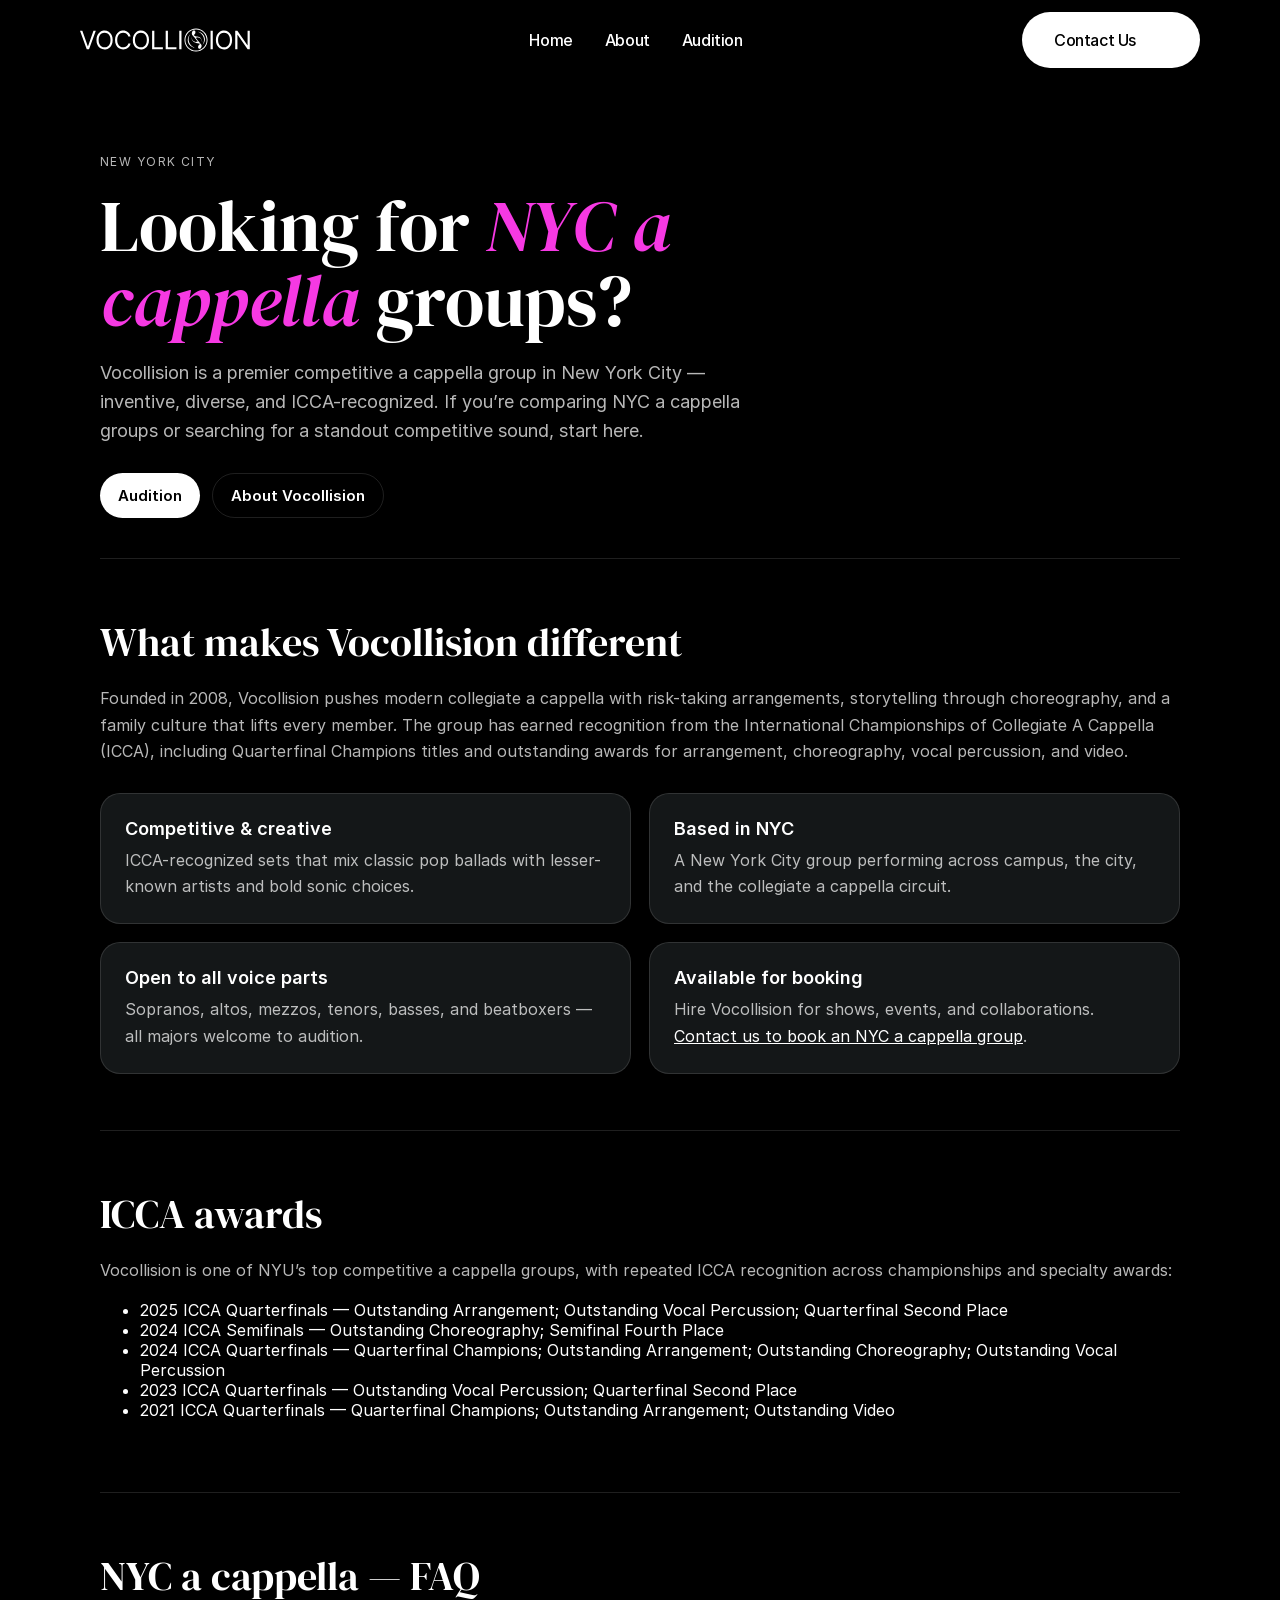
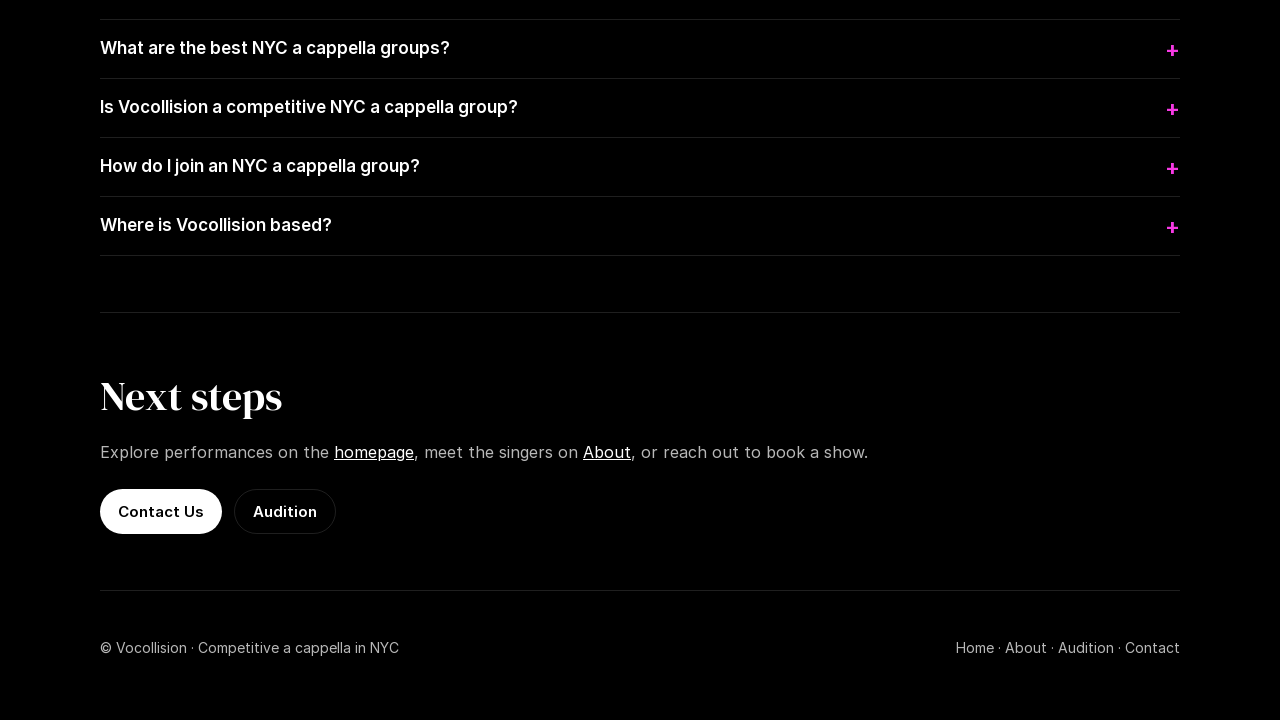
<file: nyc-acapella/index.html>
<!DOCTYPE html>
<html lang="en-US">
<head>
  <meta charset="utf-8">
  <meta name="viewport" content="width=device-width, initial-scale=1">
  <title>NYC A Cappella Groups | Why Vocollision Stands Out</title>
  <meta name="description" content="Looking for NYC a cappella groups? Meet Vocollision — a competitive, ICCA-recognized a cappella group in New York City known for inventive sets.">
  <link rel="canonical" href="https://vocollision.com/nyc-acapella/">
  <link rel="icon" href="/assets/images/46uiWfhXE7tMVfk7wmng3AZHQ.png">
  <meta property="og:type" content="article">
  <meta property="og:title" content="NYC A Cappella Groups | Why Vocollision Stands Out">
  <meta property="og:description" content="Looking for NYC a cappella groups? Meet Vocollision — a competitive, ICCA-recognized a cappella group in New York City known for inventive sets.">
  <meta property="og:url" content="https://vocollision.com/nyc-acapella/">
  <meta property="og:image" content="https://vocollision.com/assets/images/z30teL0Z4uAwjrPyTYiwMwH2w.jpg">
  <meta property="og:site_name" content="Vocollision">
  <meta property="og:locale" content="en_US">
  <meta name="twitter:card" content="summary_large_image">
  <meta name="twitter:title" content="NYC A Cappella Groups | Why Vocollision Stands Out">
  <meta name="twitter:description" content="Looking for NYC a cappella groups? Meet Vocollision — a competitive, ICCA-recognized a cappella group in New York City known for inventive sets.">
  <meta name="robots" content="index, follow, max-image-preview:large">
  <meta name="keywords" content="NYU a cappella, NYU acapella groups, best NYU a cappella, NYC a cappella, book a cappella NYC, competitive a cappella, Vocollision, ICCA, New York University">
  <meta name="voco-seo" content="1">
  <link rel="preconnect" href="https://fonts.googleapis.com">
  <link rel="preconnect" href="https://fonts.gstatic.com" crossorigin>
  <link href="https://fonts.googleapis.com/css2?family=DM+Serif+Display:ital@0;1&family=Inter:wght@400;500;600&display=swap" rel="stylesheet">
  <link rel="stylesheet" href="/assets/framer-chrome.css">
  <link rel="stylesheet" href="/assets/custom.css">
  <style>
    :root {
      --bg: #000;
      --text: #fff;
      --muted: rgba(255,255,255,.72);
      --pink: #f639e3;
      --card: #141718;
      --line: rgba(255,255,255,.12);
    }
    * { box-sizing: border-box; }
    html, body { margin: 0; padding: 0; background: var(--bg); color: var(--text); font-family: Inter, system-ui, sans-serif; font-size: 16px; }
    a { color: inherit; text-decoration: none; }
    .wrap { width: min(1080px, calc(100% - 48px)); margin: 0 auto; }
    .hero { padding: 72px 0 40px; }
    .eyebrow { text-transform: uppercase; letter-spacing: .12em; font-size: 12px; color: var(--muted); margin-bottom: 16px; }
    h1 {
      font-family: "DM Serif Display", serif; font-weight: 400;
      font-size: clamp(40px, 7vw, 72px); line-height: 1.05; margin: 0 0 20px;
      max-width: 16ch;
    }
    h1 em { font-style: italic; color: var(--pink); }
    .lede { font-size: 18px; line-height: 1.6; color: var(--muted); max-width: 62ch; margin: 0 0 28px; }
    .cta-row { display: flex; flex-wrap: wrap; gap: 12px; }
    .btn {
      display: inline-flex; align-items: center; gap: 8px;
      background: #fff; color: #000; border-radius: 999px;
      padding: 12px 18px; font-weight: 600; font-size: 15px;
    }
    .btn:hover { opacity: .92; }
    .btn-ghost { background: transparent; color: #fff; border: 1px solid var(--line); }
    section { padding: 56px 0; border-top: 1px solid var(--line); }
    h2 {
      font-family: "DM Serif Display", serif; font-weight: 400;
      font-size: clamp(28px, 4vw, 40px); margin: 0 0 16px;
    }
    p { line-height: 1.65; color: var(--muted); font-size: 16px; }
    .grid { display: grid; grid-template-columns: repeat(2, minmax(0,1fr)); gap: 18px; margin-top: 28px; }
    .card {
      background: var(--card); border-radius: 20px; padding: 24px;
      border: 1px solid var(--line);
    }
    .card h3 { margin: 0 0 8px; font-size: 18px; font-weight: 600; color: #fff; }
    .card p { margin: 0; }
    .faq details { border-top: 1px solid var(--line); padding: 18px 0; }
    .faq details:last-child { border-bottom: 1px solid var(--line); }
    .faq summary {
      cursor: pointer; font-weight: 600; font-size: 17px; list-style: none;
      display: flex; justify-content: space-between; gap: 16px;
    }
    .faq summary::-webkit-details-marker { display: none; }
    .faq summary::after { content: "+"; color: var(--pink); font-size: 22px; line-height: 1; }
    .faq details[open] summary::after { content: "–"; }
    .faq details p { margin: 12px 0 0; }
    footer.site {
      padding: 48px 0 64px; border-top: 1px solid var(--line);
      display: flex; flex-wrap: wrap; gap: 16px; justify-content: space-between;
      color: var(--muted); font-size: 14px;
    }
    footer.site a:hover { color: #fff; }
    @media (max-width: 720px) {
      .wrap { width: calc(100% - 32px); }
      .grid { grid-template-columns: 1fr; }
      .hero { padding-top: 40px; }
    }
  </style>
<script type="application/ld+json">
{
  "@context": "https://schema.org",
  "@type": [
    "MusicGroup",
    "PerformingGroup",
    "Organization"
  ],
  "@id": "https://vocollision.com/#organization",
  "name": "Vocollision",
  "alternateName": [
    "NYU Vocollision",
    "Vocollision NYU",
    "NYU Vocollision A Cappella"
  ],
  "url": "https://vocollision.com/",
  "logo": "https://vocollision.com/assets/images/38HdREl23Aw8tVYkkYGrmM.svg",
  "image": "https://vocollision.com/assets/images/z30teL0Z4uAwjrPyTYiwMwH2w.jpg",
  "description": "Vocollision is a premier competitive a cappella group at New York University (NYU) in New York City. Founded in 2008, the group is known for inventive, diverse sets and recognition from the International Championships of Collegiate A Cappella (ICCA), including Quarterfinal Champions (2021, 2024) and awards for outstanding arrangement, choreography, vocal percussion, and video.",
  "foundingDate": "2008",
  "genre": [
    "A Cappella",
    "Collegiate A Cappella",
    "Pop",
    "R&B"
  ],
  "email": "nyu.vocollision@gmail.com",
  "address": {
    "@type": "PostalAddress",
    "addressLocality": "New York",
    "addressRegion": "NY",
    "addressCountry": "US"
  },
  "areaServed": [
    "New York City",
    "NYU",
    "New York"
  ],
  "memberOf": {
    "@type": "CollegeOrUniversity",
    "name": "New York University",
    "url": "https://www.nyu.edu/"
  },
  "sameAs": [
    "https://www.instagram.com/nyu.vocollision/",
    "https://www.instagram.com/nyuvocollision/"
  ],
  "award": [
    "ICCA Quarterfinals Outstanding Arrangement 2025",
    "ICCA Quarterfinals Outstanding Vocal Percussion 2025",
    "ICCA Quarterfinals Quarterfinal Second Place 2025",
    "ICCA Semifinals Outstanding Choreography 2024",
    "ICCA Semifinals Semifinal Fourth Place 2024",
    "ICCA Quarterfinals Quarterfinal Champions 2024",
    "ICCA Quarterfinals Outstanding Arrangement 2024",
    "ICCA Quarterfinals Outstanding Choreography 2024",
    "ICCA Quarterfinals Outstanding Vocal Percussion 2024",
    "ICCA Quarterfinals Outstanding Vocal Percussion 2023",
    "ICCA Quarterfinals Quarterfinal Second Place 2023",
    "ICCA Quarterfinals Outstanding Video 2021",
    "ICCA Quarterfinals Quarterfinal Champions 2021",
    "ICCA Quarterfinals Outstanding Arrangement 2021"
  ],
  "contactPoint": [
    {
      "@type": "ContactPoint",
      "contactType": "booking",
      "email": "nyu.vocollision@gmail.com",
      "url": "https://vocollision.com/contact/",
      "availableLanguage": [
        "English"
      ]
    },
    {
      "@type": "ContactPoint",
      "contactType": "auditions",
      "email": "nyu.vocollision@gmail.com",
      "url": "https://vocollision.com/audition/",
      "availableLanguage": [
        "English"
      ]
    }
  ],
  "knowsAbout": [
    "NYU a cappella",
    "best NYU a cappella",
    "competitive collegiate a cappella",
    "ICCA",
    "ICCA awards",
    "NYC a cappella booking",
    "a cappella performances"
  ]
}
</script>
<script type="application/ld+json">
{
  "@context": "https://schema.org",
  "@type": "WebSite",
  "@id": "https://vocollision.com/#website",
  "url": "https://vocollision.com/",
  "name": "Vocollision",
  "description": "Official website of Vocollision, a competitive NYU a cappella group in NYC.",
  "publisher": {
    "@id": "https://vocollision.com/#organization"
  },
  "inLanguage": "en-US"
}
</script>
<script type="application/ld+json">
{
  "@context": "https://schema.org",
  "@type": "WebPage",
  "@id": "https://vocollision.com/nyc-acapella/#webpage",
  "url": "https://vocollision.com/nyc-acapella/",
  "name": "NYC A Cappella Groups | Why Vocollision Stands Out",
  "description": "Looking for NYC a cappella groups? Meet Vocollision — a competitive, ICCA-recognized a cappella group in New York City known for inventive sets.",
  "isPartOf": {
    "@id": "https://vocollision.com/#website"
  },
  "about": {
    "@id": "https://vocollision.com/#organization"
  },
  "inLanguage": "en-US"
}
</script>
<script type="application/ld+json">
{
  "@context": "https://schema.org",
  "@type": "FAQPage",
  "mainEntity": [
    {
      "@type": "Question",
      "name": "What are the best NYC a cappella groups?",
      "acceptedAnswer": {
        "@type": "Answer",
        "text": "New York City has several collegiate and professional a cappella groups. Vocollision is a premier competitive NYU group known for inventive sets and multiple ICCA awards, including Quarterfinal Champions (2021, 2024) and outstanding awards for arrangement, choreography, and vocal percussion."
      }
    },
    {
      "@type": "Question",
      "name": "Is Vocollision a competitive NYC a cappella group?",
      "acceptedAnswer": {
        "@type": "Answer",
        "text": "Yes. Vocollision is a competitive collegiate a cappella group based in New York City at NYU and has been repeatedly recognized by the International Championships of Collegiate A Cappella (ICCA), including championship and specialty awards."
      }
    },
    {
      "@type": "Question",
      "name": "How do I join an NYC a cappella group?",
      "acceptedAnswer": {
        "@type": "Answer",
        "text": "Vocollision holds auditions for all voice parts and beatboxers. Visit the audition page on vocollision.com to apply or learn about upcoming audition seasons."
      }
    },
    {
      "@type": "Question",
      "name": "Where is Vocollision based?",
      "acceptedAnswer": {
        "@type": "Answer",
        "text": "Vocollision is based in New York City and performs across NYC and collegiate a cappella circuits."
      }
    }
  ]
}
</script>
</head>
<body>
  <header class="voco-framer-nav"><div class="framer-PX2mP"><div class="framer-q2xutr" data-framer-name="Navigation Section"><div class="framer-1u2x0js" data-framer-name="Container"><div class="ssr-variant hidden-ksql9h hidden-1vodgjr hidden-1qoz3z4"><div class="framer-ged9x0-container" data-framer-appear-id="ged9x0" id="ged9x0" style="opacity:1;transform:none"><div class="framer-FEfmZ framer-f526u0 framer-v-f526u0" data-framer-name="Desktop" style="backdrop-filter:blur(0px);background-color:rgb(0, 0, 0);-webkit-backdrop-filter:blur(0px);width:100%"><div class="framer-1wo67gl" data-framer-name="CONTAINER"><div class="framer-1sf5zkm-container"><!--$--><a class="framer-nLISL framer-8p0bb9 framer-v-8p0bb9 framer-17lkhy9" data-framer-name="Default" href="/" tabindex="0" style="height:100%;width:100%"><div class="framer-xlep2u"><div style="position:absolute;border-radius:inherit;corner-shape:inherit;top:0;right:0;bottom:0;left:0" data-framer-background-image-wrapper="true"><img decoding="async" width="170" height="26" src="/assets/images/38HdREl23Aw8tVYkkYGrmM.svg" alt style="display:block;width:100%;height:100%;border-radius:inherit;corner-shape:inherit;object-position:center;object-fit:contain"></div></div></a><!--/$--></div><div class="framer-ovfyqh" data-framer-name="Main Menu block"><!--$--><div class="framer-ubkxd0-container"><!--$--><a class="framer-h5sli framer-BuYKX framer-1ab1knz framer-v-ncbtq framer-1kt4pjw" data-framer-name="Navlinks" href="/" style="--border-bottom-width:0px;--border-color:rgba(0, 0, 0, 0);--border-left-width:0px;--border-right-width:0px;--border-style:solid;--border-top-width:0px;background-color:rgba(0, 0, 0, 0);border-bottom-left-radius:0px;border-bottom-right-radius:0px;border-top-left-radius:0px;border-top-right-radius:0px"><div class="framer-y9s95l" data-framer-component-type="RichTextContainer" style="--framer-link-text-color:rgb(0, 153, 255);--framer-link-text-decoration:underline;--variable-reference-jnGooB3DU-fB8CEv07K:rgb(255, 255, 255);--extracted-r6o4lv:var(--variable-reference-jnGooB3DU-fB8CEv07K);transform:none"><p class="framer-text framer-styles-preset-fmg8gh" data-styles-preset="MAiUlN7yP" style="--framer-text-color:var(--extracted-r6o4lv, var(--variable-reference-jnGooB3DU-fB8CEv07K))">Home</p></div></a><!--/$--></div><!--/$--><!--$--><div class="framer-7ztiwi-container"><!--$--><a class="framer-h5sli framer-BuYKX framer-1ab1knz framer-v-ncbtq framer-1kt4pjw" data-framer-name="Navlinks" href="/about/" style="--border-bottom-width:0px;--border-color:rgba(0, 0, 0, 0);--border-left-width:0px;--border-right-width:0px;--border-style:solid;--border-top-width:0px;background-color:rgba(0, 0, 0, 0);border-bottom-left-radius:0px;border-bottom-right-radius:0px;border-top-left-radius:0px;border-top-right-radius:0px"><div class="framer-y9s95l" data-framer-component-type="RichTextContainer" style="--framer-link-text-color:rgb(0, 153, 255);--framer-link-text-decoration:underline;--variable-reference-jnGooB3DU-fB8CEv07K:rgb(255, 255, 255);--extracted-r6o4lv:var(--variable-reference-jnGooB3DU-fB8CEv07K);transform:none"><p class="framer-text framer-styles-preset-fmg8gh" data-styles-preset="MAiUlN7yP" style="--framer-text-color:var(--extracted-r6o4lv, var(--variable-reference-jnGooB3DU-fB8CEv07K))">About</p></div></a><!--/$--></div><!--/$--><!--$--><div class="framer-7ztiwi-container"><!--$--><a class="framer-h5sli framer-BuYKX framer-1ab1knz framer-v-ncbtq framer-1kt4pjw" data-framer-name="Audition" data-voco-audition-nav="1" href="/audition/" style="--border-bottom-width:0px;--border-color:rgba(0, 0, 0, 0);--border-left-width:0px;--border-right-width:0px;--border-style:solid;--border-top-width:0px;background-color:rgba(0, 0, 0, 0);border-bottom-left-radius:0px;border-bottom-right-radius:0px;border-top-left-radius:0px;border-top-right-radius:0px"><div class="framer-y9s95l" data-framer-component-type="RichTextContainer" style="--framer-link-text-color:rgb(0, 153, 255);--framer-link-text-decoration:underline;--variable-reference-jnGooB3DU-fB8CEv07K:rgb(255, 255, 255);--extracted-r6o4lv:var(--variable-reference-jnGooB3DU-fB8CEv07K);transform:none"><p class="framer-text framer-styles-preset-fmg8gh" data-styles-preset="MAiUlN7yP" style="--framer-text-color:var(--extracted-r6o4lv, var(--variable-reference-jnGooB3DU-fB8CEv07K))">Audition</p></div></a><!--/$--></div><!--/$--></div><div class="framer-1epma05" data-framer-name="menu"><!--$--><div class="framer-1wt8yhe-container"><!--$--><a class="framer-h5sli framer-BuYKX framer-1ab1knz framer-v-1ab1knz framer-1kt4pjw" data-framer-name="Default" href="/contact/" tabindex="0" style="--border-bottom-width:0px;--border-color:rgba(0, 0, 0, 0);--border-left-width:0px;--border-right-width:0px;--border-style:solid;--border-top-width:0px;background-color:rgb(255, 255, 255);border-bottom-left-radius:999px;border-bottom-right-radius:999px;border-top-left-radius:999px;border-top-right-radius:999px"><div class="framer-y9s95l" data-framer-component-type="RichTextContainer" style="--framer-link-text-color:rgb(0, 153, 255);--framer-link-text-decoration:underline;--variable-reference-jnGooB3DU-fB8CEv07K:rgb(255, 255, 255);transform:none"><p class="framer-text framer-styles-preset-fmg8gh" data-styles-preset="MAiUlN7yP">Contact Us</p></div><div class="framer-u3vvmh-container"><div style="display:contents"></div></div></a><!--/$--></div><!--/$--></div></div></div></div></div><div class="ssr-variant hidden-148e2w6 hidden-1vodgjr hidden-1qoz3z4"><div class="framer-ged9x0-container" data-framer-appear-id="ged9x0" id="ged9x0" style="opacity:1;transform:none"><div class="framer-FEfmZ framer-f526u0 framer-v-m5um4g" data-framer-name="Phone" style="backdrop-filter:blur(0px);background-color:rgb(0, 0, 0);-webkit-backdrop-filter:blur(0px);max-width:100%;width:100%"><div class="framer-1wo67gl" data-framer-name="CONTAINER"><div class="framer-1sf5zkm-container"><!--$--><a class="framer-nLISL framer-8p0bb9 framer-v-8p0bb9 framer-17lkhy9" data-framer-name="Default" href="/" tabindex="0" style="height:100%;width:100%"><div class="framer-xlep2u"><div style="position:absolute;border-radius:inherit;corner-shape:inherit;top:0;right:0;bottom:0;left:0" data-framer-background-image-wrapper="true"><img decoding="async" width="170" height="26" src="/assets/images/38HdREl23Aw8tVYkkYGrmM.svg" alt style="display:block;width:100%;height:100%;border-radius:inherit;corner-shape:inherit;object-position:center;object-fit:contain"></div></div></a><!--/$--></div><div class="framer-1epma05" data-framer-name="menu"><div class="framer-1ntu5z8-container"><div class="framer-LMtB8 framer-chckt6 framer-v-chckt6" data-border="true" data-framer-name="Menu" data-highlight="true" tabindex="0" style="--border-bottom-width:1px;--border-color:var(--token-5b72a8dc-2922-4093-9689-8f30ec805756, rgb(108, 114, 117));--border-left-width:1px;--border-right-width:1px;--border-style:solid;--border-top-width:1px;height:100%;width:100%;border-bottom-left-radius:28px;border-bottom-right-radius:28px;border-top-left-radius:28px;border-top-right-radius:28px"><div class="framer-1c8poj2-container" style="transform:translate(-50%, -50%)"><div class="voco-burger" aria-hidden="true"><span></span><span></span></div></div></div></div></div></div></div></div></div><div class="ssr-variant hidden-148e2w6 hidden-ksql9h hidden-1qoz3z4"><div class="framer-ged9x0-container" data-framer-appear-id="ged9x0" id="ged9x0" style="opacity:1;transform:none"><div class="framer-FEfmZ framer-f526u0 framer-v-7e275n" data-framer-name="Tablet" style="backdrop-filter:blur(0px);background-color:rgb(0, 0, 0);-webkit-backdrop-filter:blur(0px);max-width:100%;width:100%"><div class="framer-1wo67gl" data-framer-name="CONTAINER"><div class="framer-1sf5zkm-container"><!--$--><a class="framer-nLISL framer-8p0bb9 framer-v-8p0bb9 framer-17lkhy9" data-framer-name="Default" href="/" tabindex="0" style="height:100%;width:100%"><div class="framer-xlep2u"><div style="position:absolute;border-radius:inherit;corner-shape:inherit;top:0;right:0;bottom:0;left:0" data-framer-background-image-wrapper="true"><img decoding="async" width="170" height="26" src="/assets/images/38HdREl23Aw8tVYkkYGrmM.svg" alt style="display:block;width:100%;height:100%;border-radius:inherit;corner-shape:inherit;object-position:center;object-fit:contain"></div></div></a><!--/$--></div><div class="framer-1epma05" data-framer-name="menu"><!--$--><div class="framer-1wt8yhe-container"><!--$--><a class="framer-h5sli framer-BuYKX framer-1ab1knz framer-v-1ab1knz framer-1kt4pjw" data-framer-name="Default" href="/contact/" tabindex="0" style="--border-bottom-width:0px;--border-color:rgba(0, 0, 0, 0);--border-left-width:0px;--border-right-width:0px;--border-style:solid;--border-top-width:0px;background-color:rgb(255, 255, 255);border-bottom-left-radius:999px;border-bottom-right-radius:999px;border-top-left-radius:999px;border-top-right-radius:999px"><div class="framer-y9s95l" data-framer-component-type="RichTextContainer" style="--framer-link-text-color:rgb(0, 153, 255);--framer-link-text-decoration:underline;--variable-reference-jnGooB3DU-fB8CEv07K:rgb(255, 255, 255);transform:none"><p class="framer-text framer-styles-preset-fmg8gh" data-styles-preset="MAiUlN7yP">Contact Us</p></div><div class="framer-u3vvmh-container"><div style="display:contents"></div></div></a><!--/$--></div><!--/$--><div class="framer-1ntu5z8-container"><div class="framer-LMtB8 framer-chckt6 framer-v-chckt6" data-border="true" data-framer-name="Menu" data-highlight="true" tabindex="0" style="--border-bottom-width:1px;--border-color:var(--token-5b72a8dc-2922-4093-9689-8f30ec805756, rgb(108, 114, 117));--border-left-width:1px;--border-right-width:1px;--border-style:solid;--border-top-width:1px;height:100%;width:100%;border-bottom-left-radius:28px;border-bottom-right-radius:28px;border-top-left-radius:28px;border-top-right-radius:28px"><div class="framer-1c8poj2-container" style="transform:translate(-50%, -50%)"><div class="voco-burger" aria-hidden="true"><span></span><span></span></div></div></div></div></div></div></div></div></div><div class="ssr-variant hidden-148e2w6 hidden-ksql9h hidden-1vodgjr"><div class="framer-ged9x0-container" data-framer-appear-id="ged9x0" id="ged9x0" style="opacity:1;transform:none"><div class="framer-FEfmZ framer-f526u0 framer-v-f526u0" data-framer-name="Desktop" style="backdrop-filter:blur(0px);background-color:rgb(0, 0, 0);-webkit-backdrop-filter:blur(0px);max-width:100%;width:100%"><div class="framer-1wo67gl" data-framer-name="CONTAINER"><div class="framer-1sf5zkm-container"><!--$--><a class="framer-nLISL framer-8p0bb9 framer-v-8p0bb9 framer-17lkhy9" data-framer-name="Default" href="/" tabindex="0" style="height:100%;width:100%"><div class="framer-xlep2u"><div style="position:absolute;border-radius:inherit;corner-shape:inherit;top:0;right:0;bottom:0;left:0" data-framer-background-image-wrapper="true"><img decoding="async" width="170" height="26" src="/assets/images/38HdREl23Aw8tVYkkYGrmM.svg" alt style="display:block;width:100%;height:100%;border-radius:inherit;corner-shape:inherit;object-position:center;object-fit:contain"></div></div></a><!--/$--></div><div class="framer-ovfyqh" data-framer-name="Main Menu block"><!--$--><div class="framer-ubkxd0-container"><!--$--><a class="framer-h5sli framer-BuYKX framer-1ab1knz framer-v-ncbtq framer-1kt4pjw" data-framer-name="Navlinks" href="/" style="--border-bottom-width:0px;--border-color:rgba(0, 0, 0, 0);--border-left-width:0px;--border-right-width:0px;--border-style:solid;--border-top-width:0px;background-color:rgba(0, 0, 0, 0);border-bottom-left-radius:0px;border-bottom-right-radius:0px;border-top-left-radius:0px;border-top-right-radius:0px"><div class="framer-y9s95l" data-framer-component-type="RichTextContainer" style="--framer-link-text-color:rgb(0, 153, 255);--framer-link-text-decoration:underline;--variable-reference-jnGooB3DU-fB8CEv07K:rgb(255, 255, 255);--extracted-r6o4lv:var(--variable-reference-jnGooB3DU-fB8CEv07K);transform:none"><p class="framer-text framer-styles-preset-fmg8gh" data-styles-preset="MAiUlN7yP" style="--framer-text-color:var(--extracted-r6o4lv, var(--variable-reference-jnGooB3DU-fB8CEv07K))">Home</p></div></a><!--/$--></div><!--/$--><!--$--><div class="framer-7ztiwi-container"><!--$--><a class="framer-h5sli framer-BuYKX framer-1ab1knz framer-v-ncbtq framer-1kt4pjw" data-framer-name="Navlinks" href="/about/" style="--border-bottom-width:0px;--border-color:rgba(0, 0, 0, 0);--border-left-width:0px;--border-right-width:0px;--border-style:solid;--border-top-width:0px;background-color:rgba(0, 0, 0, 0);border-bottom-left-radius:0px;border-bottom-right-radius:0px;border-top-left-radius:0px;border-top-right-radius:0px"><div class="framer-y9s95l" data-framer-component-type="RichTextContainer" style="--framer-link-text-color:rgb(0, 153, 255);--framer-link-text-decoration:underline;--variable-reference-jnGooB3DU-fB8CEv07K:rgb(255, 255, 255);--extracted-r6o4lv:var(--variable-reference-jnGooB3DU-fB8CEv07K);transform:none"><p class="framer-text framer-styles-preset-fmg8gh" data-styles-preset="MAiUlN7yP" style="--framer-text-color:var(--extracted-r6o4lv, var(--variable-reference-jnGooB3DU-fB8CEv07K))">About</p></div></a><!--/$--></div><!--/$--><!--$--><div class="framer-7ztiwi-container"><!--$--><a class="framer-h5sli framer-BuYKX framer-1ab1knz framer-v-ncbtq framer-1kt4pjw" data-framer-name="Audition" data-voco-audition-nav="1" href="/audition/" style="--border-bottom-width:0px;--border-color:rgba(0, 0, 0, 0);--border-left-width:0px;--border-right-width:0px;--border-style:solid;--border-top-width:0px;background-color:rgba(0, 0, 0, 0);border-bottom-left-radius:0px;border-bottom-right-radius:0px;border-top-left-radius:0px;border-top-right-radius:0px"><div class="framer-y9s95l" data-framer-component-type="RichTextContainer" style="--framer-link-text-color:rgb(0, 153, 255);--framer-link-text-decoration:underline;--variable-reference-jnGooB3DU-fB8CEv07K:rgb(255, 255, 255);--extracted-r6o4lv:var(--variable-reference-jnGooB3DU-fB8CEv07K);transform:none"><p class="framer-text framer-styles-preset-fmg8gh" data-styles-preset="MAiUlN7yP" style="--framer-text-color:var(--extracted-r6o4lv, var(--variable-reference-jnGooB3DU-fB8CEv07K))">Audition</p></div></a><!--/$--></div><!--/$--></div><div class="framer-1epma05" data-framer-name="menu"><!--$--><div class="framer-1wt8yhe-container"><!--$--><a class="framer-h5sli framer-BuYKX framer-1ab1knz framer-v-1ab1knz framer-1kt4pjw" data-framer-name="Default" href="/contact/" tabindex="0" style="--border-bottom-width:0px;--border-color:rgba(0, 0, 0, 0);--border-left-width:0px;--border-right-width:0px;--border-style:solid;--border-top-width:0px;background-color:rgb(255, 255, 255);border-bottom-left-radius:999px;border-bottom-right-radius:999px;border-top-left-radius:999px;border-top-right-radius:999px"><div class="framer-y9s95l" data-framer-component-type="RichTextContainer" style="--framer-link-text-color:rgb(0, 153, 255);--framer-link-text-decoration:underline;--variable-reference-jnGooB3DU-fB8CEv07K:rgb(255, 255, 255);transform:none"><p class="framer-text framer-styles-preset-fmg8gh" data-styles-preset="MAiUlN7yP">Contact Us</p></div><div class="framer-u3vvmh-container"><div style="display:contents"></div></div></a><!--/$--></div><!--/$--></div></div></div></div></div></div></div></div></header>

<div class="voco-mobile-panel" id="voco-mobile-panel">
  <a class="framer-h5sli framer-BuYKX framer-1ab1knz framer-v-ncbtq framer-1kt4pjw" href="/" style="display:block;padding:14px 0;color:#fff;text-decoration:none">Home</a>
  <a class="framer-h5sli framer-BuYKX framer-1ab1knz framer-v-ncbtq framer-1kt4pjw" href="/about/" style="display:block;padding:14px 0;color:#fff;text-decoration:none">About</a>
  <a class="framer-h5sli framer-BuYKX framer-1ab1knz framer-v-ncbtq framer-1kt4pjw" href="/audition/" style="display:block;padding:14px 0;color:#fff;text-decoration:none">Audition</a>
  <a class="framer-h5sli framer-BuYKX framer-1ab1knz framer-v-1ab1knz framer-1kt4pjw" href="/contact/" style="display:inline-flex;margin-top:8px;background:#fff;color:#000;border-radius:999px;padding:14px 22px;text-decoration:none;font-weight:600">Contact Us</a>
</div>


  <div class="wrap">
    <main>
      <section class="hero" style="border:0;padding-top:72px">
        <p class="eyebrow">New York City</p>
        <h1>Looking for <em>NYC a cappella</em> groups?</h1>
        <p class="lede">
          Vocollision is a premier competitive a cappella group in New York City —
          inventive, diverse, and ICCA-recognized. If you’re comparing NYC a cappella groups
          or searching for a standout competitive sound, start here.
        </p>
        <div class="cta-row">
          <a class="btn" href="/audition/">Audition</a>
          <a class="btn btn-ghost" href="/about/">About Vocollision</a>
        </div>
      </section>

      <section>
        <h2>What makes Vocollision different</h2>
        <p>
          Founded in 2008, Vocollision pushes modern collegiate a cappella with risk-taking arrangements,
          storytelling through choreography, and a family culture that lifts every member.
          The group has earned recognition from the International Championships of Collegiate A Cappella (ICCA),
          including Quarterfinal Champions titles and outstanding awards for arrangement, choreography,
          vocal percussion, and video.
        </p>
        <div class="grid">
          <article class="card">
            <h3>Competitive &amp; creative</h3>
            <p>ICCA-recognized sets that mix classic pop ballads with lesser-known artists and bold sonic choices.</p>
          </article>
          <article class="card">
            <h3>Based in NYC</h3>
            <p>A New York City group performing across campus, the city, and the collegiate a cappella circuit.</p>
          </article>
          <article class="card">
            <h3>Open to all voice parts</h3>
            <p>Sopranos, altos, mezzos, tenors, basses, and beatboxers — all majors welcome to audition.</p>
          </article>
          <article class="card">
            <h3>Available for booking</h3>
            <p>Hire Vocollision for shows, events, and collaborations. <a href="/contact/" style="color:#fff;text-decoration:underline">Contact us to book an NYC a cappella group</a>.</p>
          </article>
        </div>
      </section>

      <section>
        <h2>ICCA awards</h2>
        <p>
          Vocollision is one of NYU’s top competitive a cappella groups, with repeated ICCA recognition
          across championships and specialty awards:
        </p>
        <ul>
          <li>2025 ICCA Quarterfinals — Outstanding Arrangement; Outstanding Vocal Percussion; Quarterfinal Second Place</li>
          <li>2024 ICCA Semifinals — Outstanding Choreography; Semifinal Fourth Place</li>
          <li>2024 ICCA Quarterfinals — Quarterfinal Champions; Outstanding Arrangement; Outstanding Choreography; Outstanding Vocal Percussion</li>
          <li>2023 ICCA Quarterfinals — Outstanding Vocal Percussion; Quarterfinal Second Place</li>
          <li>2021 ICCA Quarterfinals — Quarterfinal Champions; Outstanding Arrangement; Outstanding Video</li>
        </ul>
      </section>

      <section>
        <h2>NYC a cappella — FAQ</h2>
        <div class="faq">
          <details>
            <summary>What are the best NYC a cappella groups?</summary>
            <p>New York City has several collegiate and professional a cappella groups. Vocollision is a premier competitive NYU group known for inventive sets and multiple ICCA awards, including Quarterfinal Champions (2021, 2024) and outstanding awards for arrangement, choreography, and vocal percussion.</p>
          </details>
          <details>
            <summary>Is Vocollision a competitive NYC a cappella group?</summary>
            <p>Yes. Vocollision is a competitive collegiate a cappella group based in New York City and has been recognized by the International Championships of Collegiate A Cappella (ICCA).</p>
          </details>
          <details>
            <summary>How do I join an NYC a cappella group?</summary>
            <p>Vocollision holds auditions for all voice parts and beatboxers. Visit the <a href="/audition/" style="color:#fff;text-decoration:underline">audition page</a> to apply or learn about upcoming seasons.</p>
          </details>
          <details>
            <summary>Where is Vocollision based?</summary>
            <p>Vocollision is based in New York City and performs across NYC and collegiate a cappella circuits.</p>
          </details>
        </div>
      </section>

      <section>
        <h2>Next steps</h2>
        <p>Explore performances on the <a href="/" style="color:#fff;text-decoration:underline">homepage</a>, meet the singers on <a href="/about/" style="color:#fff;text-decoration:underline">About</a>, or reach out to book a show.</p>
        <div class="cta-row" style="margin-top:24px">
          <a class="btn" href="/contact/">Contact Us</a>
          <a class="btn btn-ghost" href="/audition/">Audition</a>
        </div>
      </section>
    </main>

    <footer class="site">
      <div>© Vocollision · Competitive a cappella in NYC</div>
      <div>
        <a href="/">Home</a> ·
        <a href="/about/">About</a> ·
        <a href="/audition/">Audition</a> ·
        <a href="/contact/">Contact</a>
      </div>
    </footer>
  </div>
  <script>
  (function () {
    var panel = document.getElementById("voco-mobile-panel");
    document.querySelectorAll(".framer-LMtB8").forEach(function (btn) {
      btn.setAttribute("role", "button");
      btn.setAttribute("aria-label", "Open menu");
      btn.addEventListener("click", function () {
        var open = panel.classList.toggle("is-open");
        btn.setAttribute("aria-expanded", open ? "true" : "false");
      });
    });
  })();
  </script>
</body>
</html>
</file>
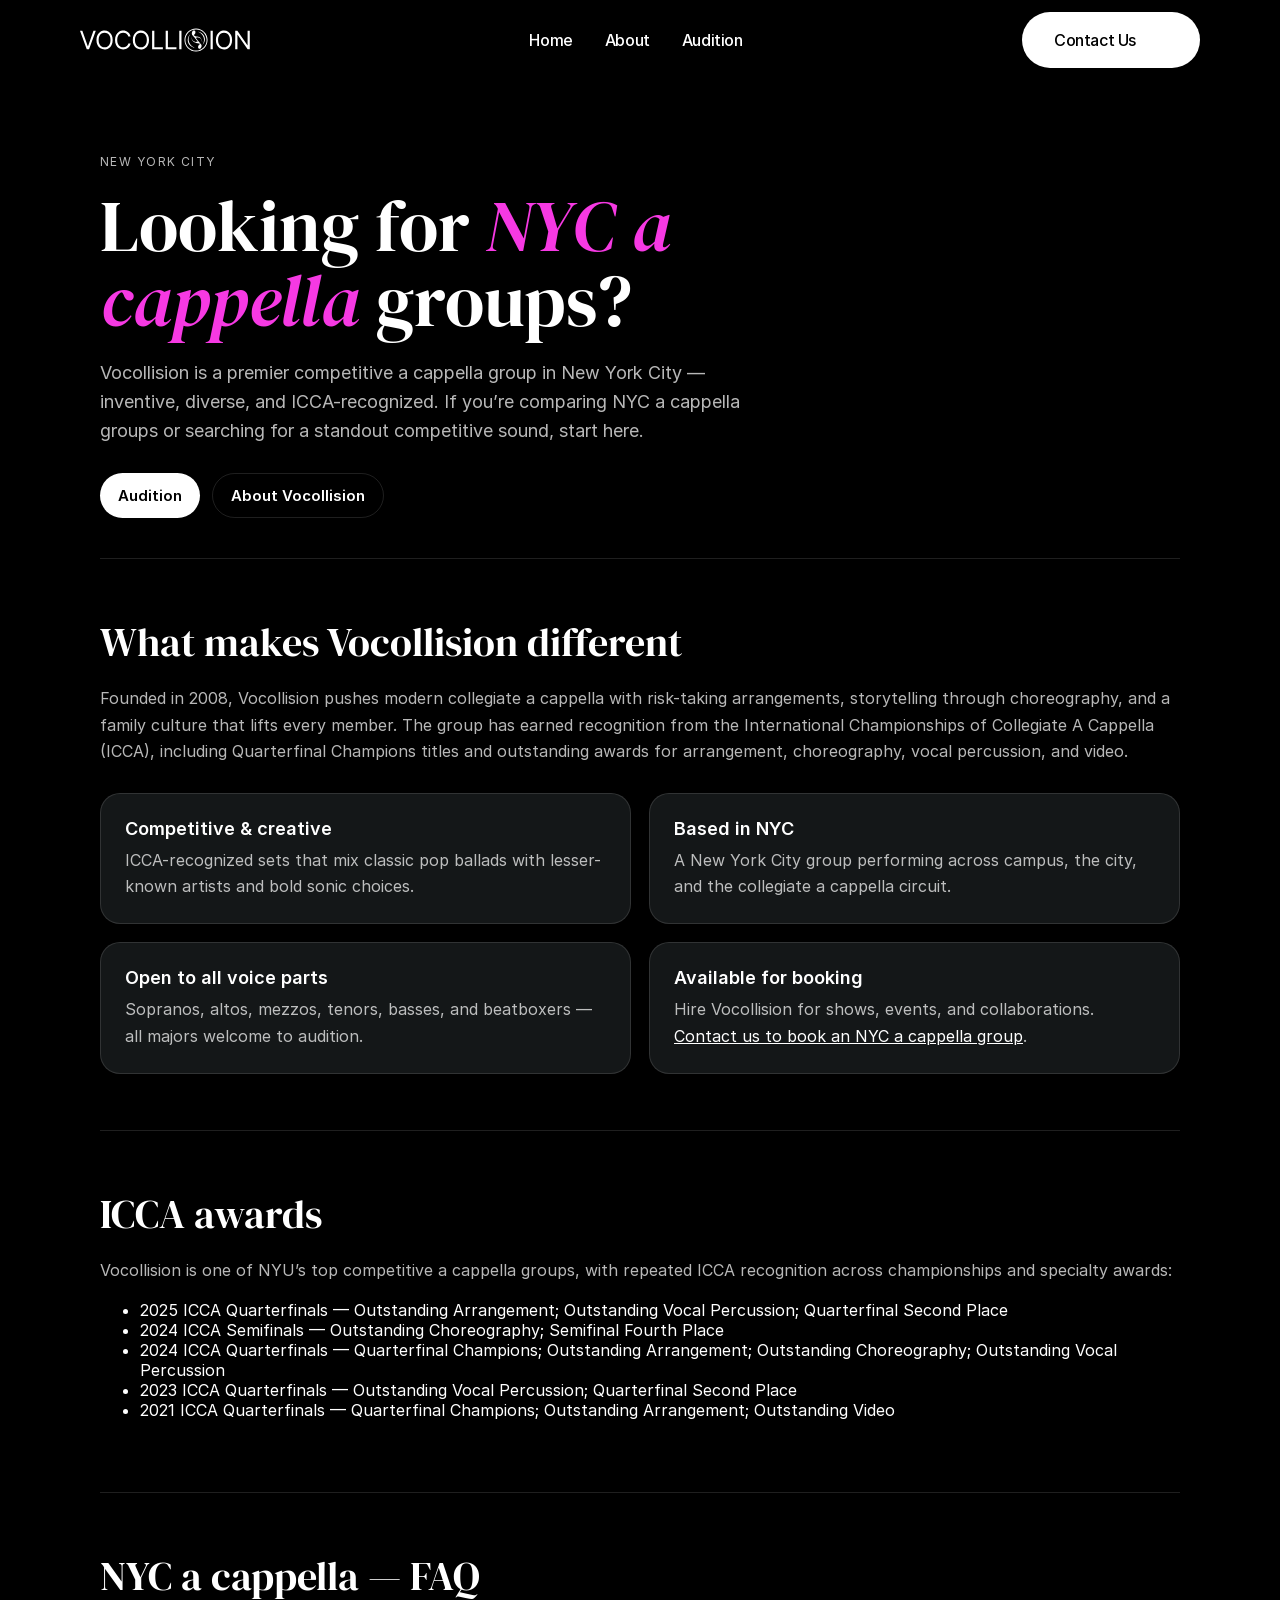
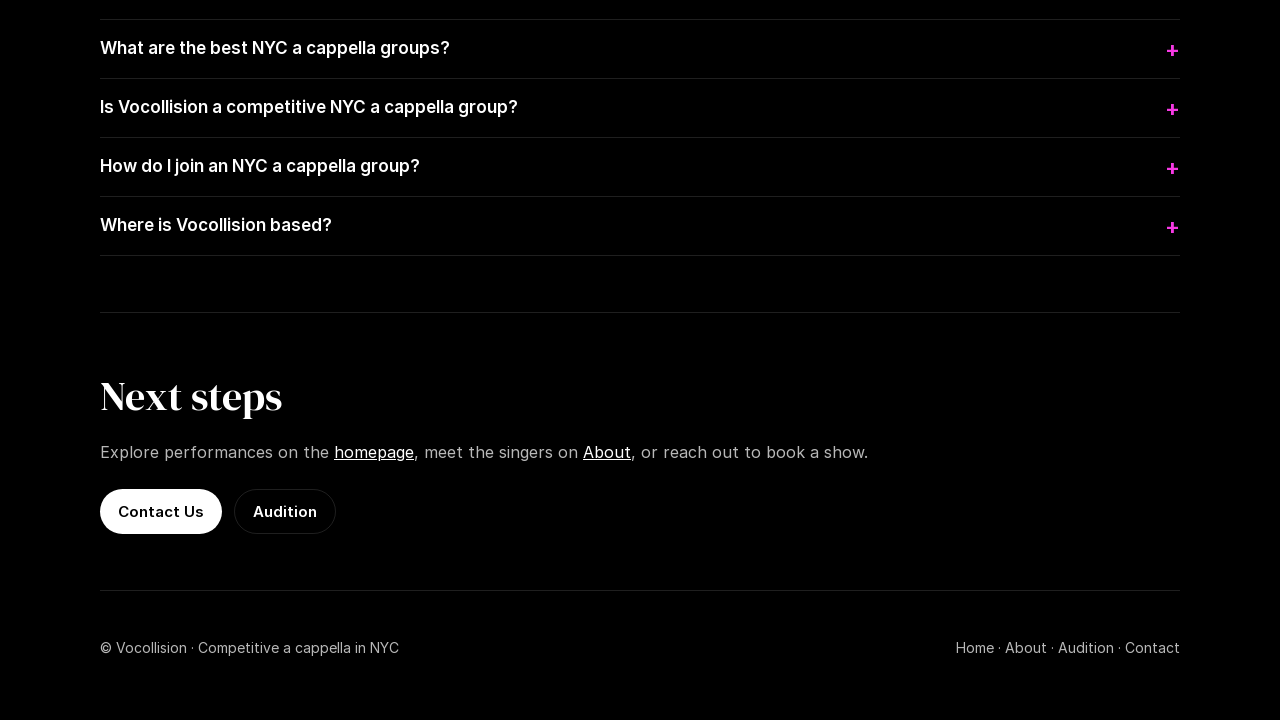
<file: nyu-acapella/index.html>
<!DOCTYPE html>
<html lang="en-US">
<head>
  <meta charset="utf-8">
  <meta name="viewport" content="width=device-width, initial-scale=1">
  <title>Redirecting to NYC A Cappella | Vocollision</title>
  <meta http-equiv="refresh" content="0; url=/nyc-acapella/">
  <link rel="canonical" href="https://vocollision.com/nyc-acapella/">
  <meta name="robots" content="noindex, follow">
  <script>location.replace("/nyc-acapella/");</script>
</head>
<body>
  <p>This page has moved to <a href="/nyc-acapella/">NYC A Cappella</a>.</p>
</body>
</html>
</file>
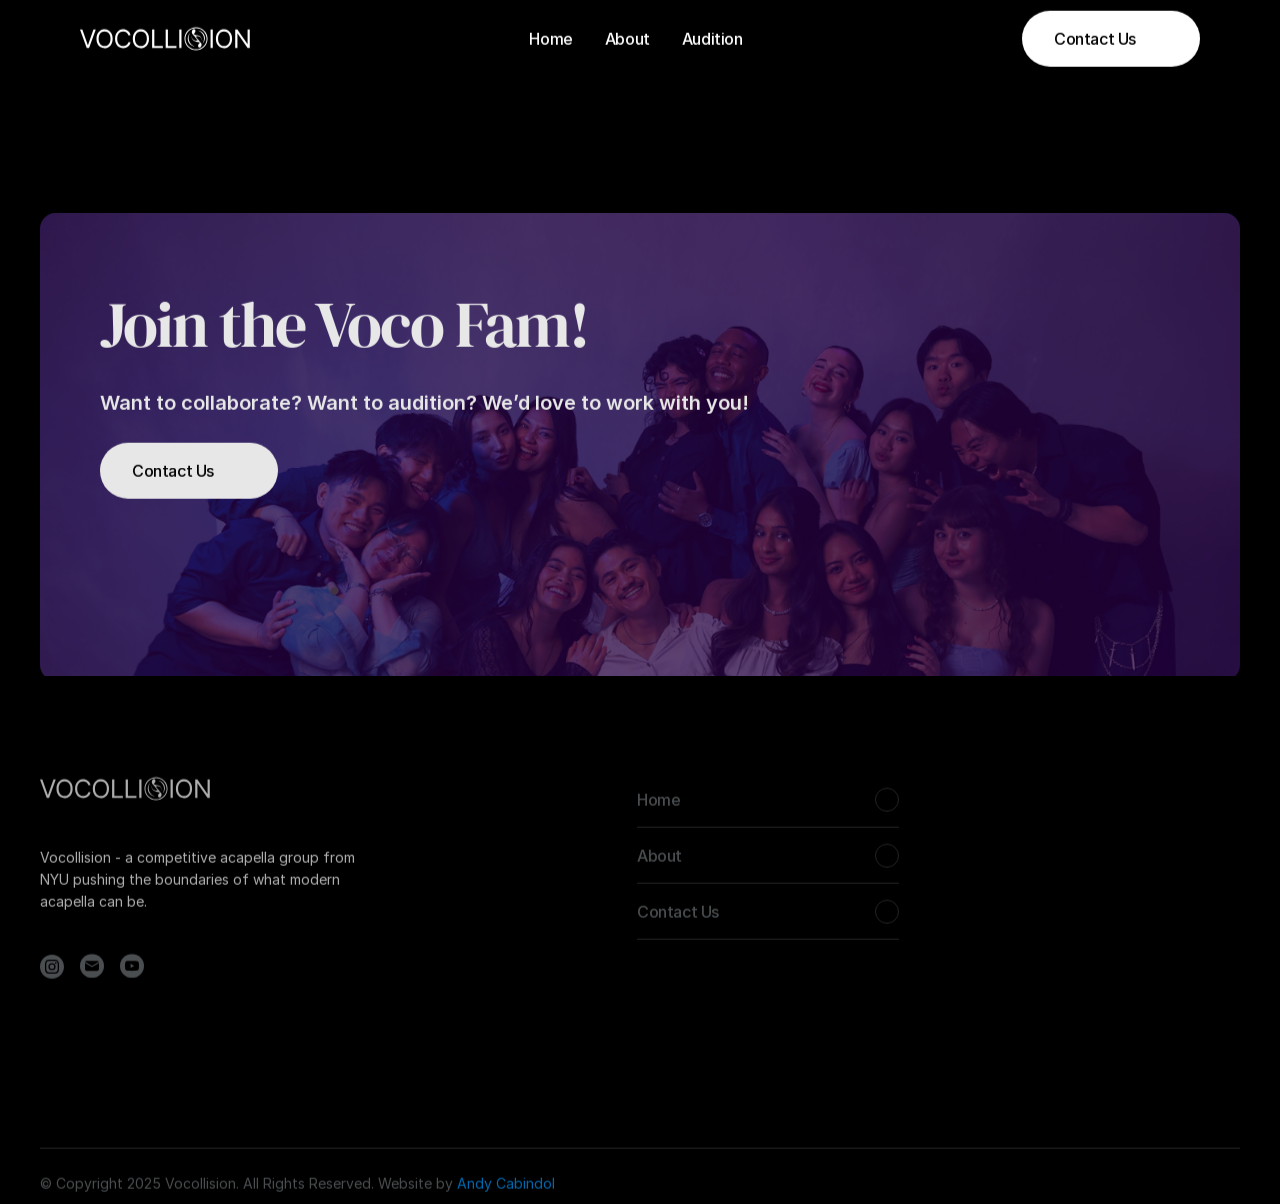
<file: archived109387417059/audition/index.html>
<!doctype html>
<!-- Made in Framer · framer.com ✨ -->
<!-- Published Apr 23, 2026, 12:46 AM UTC -->
<html lang="en-US">
<head>
	<meta charset="utf-8">
	
	
	<!-- Start of headStart -->
    
    <!-- End of headStart -->
	<meta name="viewport" content="width=device-width">
	<meta name="generator" content="Framer 1493872">
	<title>Audition | Vocollision - Competitive Acapella Group at New York University</title>
    <meta name="description" content="Vocollision is a competitive acapella group from NYU taking the next step towards the new sonic of modern acapella.">
    <meta name="framer-search-index" content="/assets/site/searchIndex-M525bVmYxwQE.json">
    <meta name="framer-search-index-fallback" content="/assets/site/searchIndex-WYl6OL1rObJV.json">
    <link href="/assets/images/46uiWfhXE7tMVfk7wmng3AZHQ.png" rel="icon" media="(prefers-color-scheme: light)">
    <link href="/assets/images/46uiWfhXE7tMVfk7wmng3AZHQ.png" rel="icon" media="(prefers-color-scheme: dark)">
    <!-- Open Graph / Facebook -->
    <meta property="og:type" content="website">
    <meta property="og:title" content="Audition | Vocollision - Competitive Acapella Group at New York University">
    <meta property="og:description" content="Vocollision is a competitive acapella group from NYU taking the next step towards the new sonic of modern acapella.">
    <meta property="og:image" content="/assets/images/z30teL0Z4uAwjrPyTYiwMwH2w.jpg">
    <!-- Twitter -->
    <meta name="twitter:card" content="summary_large_image">
    <meta name="twitter:title" content="Audition | Vocollision - Competitive Acapella Group at New York University">
    <meta name="twitter:description" content="Vocollision is a competitive acapella group from NYU taking the next step towards the new sonic of modern acapella.">
    <meta name="twitter:image" content="/assets/images/z30teL0Z4uAwjrPyTYiwMwH2w.jpg">
	
	<style data-framer-font-css>/* latin-ext */
@font-face {
  font-family: 'DM Serif Display';
  font-style: italic;
  font-weight: 400;
  font-display: swap;
  src: url(/assets/fonts/gstatic/-nFhOHM81r4j6k0gjAW3mujVU2B2G_VB3vD212k.woff2) format('woff2');
  unicode-range: U+0100-02BA, U+02BD-02C5, U+02C7-02CC, U+02CE-02D7, U+02DD-02FF, U+0304, U+0308, U+0329, U+1D00-1DBF, U+1E00-1E9F, U+1EF2-1EFF, U+2020, U+20A0-20AB, U+20AD-20C0, U+2113, U+2C60-2C7F, U+A720-A7FF;
}
/* latin */
@font-face {
  font-family: 'DM Serif Display';
  font-style: italic;
  font-weight: 400;
  font-display: swap;
  src: url(/assets/fonts/gstatic/-nFhOHM81r4j6k0gjAW3mujVU2B2G_VB0PD2.woff2) format('woff2');
  unicode-range: U+0000-00FF, U+0131, U+0152-0153, U+02BB-02BC, U+02C6, U+02DA, U+02DC, U+0304, U+0308, U+0329, U+2000-206F, U+20AC, U+2122, U+2191, U+2193, U+2212, U+2215, U+FEFF, U+FFFD;
}
/* latin-ext */
@font-face {
  font-family: 'DM Serif Display';
  font-style: normal;
  font-weight: 400;
  font-display: swap;
  src: url(/assets/fonts/gstatic/-nFnOHM81r4j6k0gjAW3mujVU2B2G_5x0ujy.woff2) format('woff2');
  unicode-range: U+0100-02BA, U+02BD-02C5, U+02C7-02CC, U+02CE-02D7, U+02DD-02FF, U+0304, U+0308, U+0329, U+1D00-1DBF, U+1E00-1E9F, U+1EF2-1EFF, U+2020, U+20A0-20AB, U+20AD-20C0, U+2113, U+2C60-2C7F, U+A720-A7FF;
}
/* latin */
@font-face {
  font-family: 'DM Serif Display';
  font-style: normal;
  font-weight: 400;
  font-display: swap;
  src: url(/assets/fonts/gstatic/-nFnOHM81r4j6k0gjAW3mujVU2B2G_Bx0g.woff2) format('woff2');
  unicode-range: U+0000-00FF, U+0131, U+0152-0153, U+02BB-02BC, U+02C6, U+02DA, U+02DC, U+0304, U+0308, U+0329, U+2000-206F, U+20AC, U+2122, U+2191, U+2193, U+2212, U+2215, U+FEFF, U+FFFD;
}

@font-face { font-family: "Inter"; src: url("/assets/fonts/5vvr9Vy74if2I6bQbJvbw7SY1pQ.woff2"); font-display: swap; font-style: normal; font-weight: 400; unicode-range: U+0460-052F, U+1C80-1C88, U+20B4, U+2DE0-2DFF, U+A640-A69F, U+FE2E-FE2F }
@font-face { font-family: "Inter"; src: url("/assets/fonts/EOr0mi4hNtlgWNn9if640EZzXCo.woff2"); font-display: swap; font-style: normal; font-weight: 400; unicode-range: U+0301, U+0400-045F, U+0490-0491, U+04B0-04B1, U+2116 }
@font-face { font-family: "Inter"; src: url("/assets/fonts/Y9k9QrlZAqio88Klkmbd8VoMQc.woff2"); font-display: swap; font-style: normal; font-weight: 400; unicode-range: U+1F00-1FFF }
@font-face { font-family: "Inter"; src: url("/assets/fonts/OYrD2tBIBPvoJXiIHnLoOXnY9M.woff2"); font-display: swap; font-style: normal; font-weight: 400; unicode-range: U+0370-03FF }
@font-face { font-family: "Inter"; src: url("/assets/fonts/JeYwfuaPfZHQhEG8U5gtPDZ7WQ.woff2"); font-display: swap; font-style: normal; font-weight: 400; unicode-range: U+0100-024F, U+0259, U+1E00-1EFF, U+2020, U+20A0-20AB, U+20AD-20CF, U+2113, U+2C60-2C7F, U+A720-A7FF }
@font-face { font-family: "Inter"; src: url("/assets/fonts/GrgcKwrN6d3Uz8EwcLHZxwEfC4.woff2"); font-display: swap; font-style: normal; font-weight: 400; unicode-range: U+0000-00FF, U+0131, U+0152-0153, U+02BB-02BC, U+02C6, U+02DA, U+02DC, U+2000-206F, U+2070, U+2074-207E, U+2080-208E, U+20AC, U+2122, U+2191, U+2193, U+2212, U+2215, U+FEFF, U+FFFD }
@font-face { font-family: "Inter"; src: url("/assets/fonts/b6Y37FthZeALduNqHicBT6FutY.woff2"); font-display: swap; font-style: normal; font-weight: 400; unicode-range: U+0102-0103, U+0110-0111, U+0128-0129, U+0168-0169, U+01A0-01A1, U+01AF-01B0, U+1EA0-1EF9, U+20AB }
@font-face { font-family: "Inter"; src: url("/assets/fonts/vQyevYAyHtARFwPqUzQGpnDs.woff2"); font-display: swap; font-style: normal; font-weight: 400; unicode-range: U+0000-00FF, U+0131, U+0152-0153, U+02BB-02BC, U+02C6, U+02DA, U+02DC, U+2000-206F, U+2074, U+20AC, U+2122, U+2191, U+2193, U+2212, U+2215, U+FEFF, U+FFFD }
@font-face { font-family: "Inter"; src: url("/assets/fonts/NXxvFRoY5LDh3yCm7MEP2jqYk.woff2"); font-style: normal; font-weight: 100; unicode-range: U+0460-052F, U+1C80-1C88, U+20B4, U+2DE0-2DFF, U+A640-A69F, U+FE2E-FE2F }
@font-face { font-family: "Inter"; src: url("/assets/fonts/5CcgcVyoWSqO1THBiISd6oCog.woff2"); font-style: normal; font-weight: 100; unicode-range: U+0301, U+0400-045F, U+0490-0491, U+04B0-04B1, U+2116 }
@font-face { font-family: "Inter"; src: url("/assets/fonts/MF544SVCvk3yNpLIz3pwDXFZPKM.woff2"); font-style: normal; font-weight: 100; unicode-range: U+1F00-1FFF }
@font-face { font-family: "Inter"; src: url("/assets/fonts/TNtxudDBkAm2RXdtU3rvTBwoM.woff2"); font-style: normal; font-weight: 100; unicode-range: U+0370-03FF }
@font-face { font-family: "Inter"; src: url("/assets/fonts/fIabp4VN5z7iJ3lNOz9qfNeQHc.woff2"); font-style: normal; font-weight: 100; unicode-range: U+0100-024F, U+0259, U+1E00-1EFF, U+2020, U+20A0-20AB, U+20AD-20CF, U+2113, U+2C60-2C7F, U+A720-A7FF }
@font-face { font-family: "Inter"; src: url("/assets/fonts/8kSLqTnVCEtjx0nu8PxTD4Nh5UU.woff2"); font-style: normal; font-weight: 100; unicode-range: U+0000-00FF, U+0131, U+0152-0153, U+02BB-02BC, U+02C6, U+02DA, U+02DC, U+2000-206F, U+2070, U+2074-207E, U+2080-208E, U+20AC, U+2122, U+2191, U+2193, U+2212, U+2215, U+FEFF, U+FFFD }
@font-face { font-family: "Inter"; src: url("/assets/fonts/9iRSYClnXA0RMygyIn6yjjWXJw.woff2"); font-style: normal; font-weight: 100; unicode-range: U+0102-0103, U+0110-0111, U+0128-0129, U+0168-0169, U+01A0-01A1, U+01AF-01B0, U+1EA0-1EF9, U+20AB }
@font-face { font-family: "Inter"; src: url("/assets/fonts/MVhJhYeDWxeyqT939zMNyw9p8.woff2"); font-style: normal; font-weight: 200; unicode-range: U+0460-052F, U+1C80-1C88, U+20B4, U+2DE0-2DFF, U+A640-A69F, U+FE2E-FE2F }
@font-face { font-family: "Inter"; src: url("/assets/fonts/WXQXYfAQJIi2pCJACAfWWXfIDqI.woff2"); font-style: normal; font-weight: 200; unicode-range: U+0301, U+0400-045F, U+0490-0491, U+04B0-04B1, U+2116 }
@font-face { font-family: "Inter"; src: url("/assets/fonts/RJeJJARdrtNUtic58kOz7hIgBuE.woff2"); font-style: normal; font-weight: 200; unicode-range: U+1F00-1FFF }
@font-face { font-family: "Inter"; src: url("/assets/fonts/4hBRAuM02i3fsxYDzyNvt5Az2so.woff2"); font-style: normal; font-weight: 200; unicode-range: U+0370-03FF }
@font-face { font-family: "Inter"; src: url("/assets/fonts/fz1JbBffNGgK7BNUI1mmbFBlgA8.woff2"); font-style: normal; font-weight: 200; unicode-range: U+0100-024F, U+0259, U+1E00-1EFF, U+2020, U+20A0-20AB, U+20AD-20CF, U+2113, U+2C60-2C7F, U+A720-A7FF }
@font-face { font-family: "Inter"; src: url("/assets/fonts/Z4sGWU2OKBoXPWulb5P25vULA.woff2"); font-style: normal; font-weight: 200; unicode-range: U+0000-00FF, U+0131, U+0152-0153, U+02BB-02BC, U+02C6, U+02DA, U+02DC, U+2000-206F, U+2070, U+2074-207E, U+2080-208E, U+20AC, U+2122, U+2191, U+2193, U+2212, U+2215, U+FEFF, U+FFFD }
@font-face { font-family: "Inter"; src: url("/assets/fonts/eIZyQwIlHYR0mnMSneEDMtqBPgw.woff2"); font-style: normal; font-weight: 200; unicode-range: U+0102-0103, U+0110-0111, U+0128-0129, U+0168-0169, U+01A0-01A1, U+01AF-01B0, U+1EA0-1EF9, U+20AB }
@font-face { font-family: "Inter"; src: url("/assets/fonts/BkDpl4ghaqvMi1btKFyG2tdbec.woff2"); font-display: swap; font-style: normal; font-weight: 300; unicode-range: U+0460-052F, U+1C80-1C88, U+20B4, U+2DE0-2DFF, U+A640-A69F, U+FE2E-FE2F }
@font-face { font-family: "Inter"; src: url("/assets/fonts/zAMK70AQRFSShJgUiaR5IiIhgzk.woff2"); font-display: swap; font-style: normal; font-weight: 300; unicode-range: U+0301, U+0400-045F, U+0490-0491, U+04B0-04B1, U+2116 }
@font-face { font-family: "Inter"; src: url("/assets/fonts/IETjvc5qzUaRoaruDpPSwCUM8.woff2"); font-display: swap; font-style: normal; font-weight: 300; unicode-range: U+1F00-1FFF }
@font-face { font-family: "Inter"; src: url("/assets/fonts/oLCoaT3ioA0fHdJnWR9W6k7NY.woff2"); font-display: swap; font-style: normal; font-weight: 300; unicode-range: U+0370-03FF }
@font-face { font-family: "Inter"; src: url("/assets/fonts/Sj0PCHQSBjFmEp6NBWg6FNaKc.woff2"); font-display: swap; font-style: normal; font-weight: 300; unicode-range: U+0100-024F, U+0259, U+1E00-1EFF, U+2020, U+20A0-20AB, U+20AD-20CF, U+2113, U+2C60-2C7F, U+A720-A7FF }
@font-face { font-family: "Inter"; src: url("/assets/fonts/aqiiD4LUKkKzXdjGL5UzHq8bo5w.woff2"); font-display: swap; font-style: normal; font-weight: 300; unicode-range: U+0000-00FF, U+0131, U+0152-0153, U+02BB-02BC, U+02C6, U+02DA, U+02DC, U+2000-206F, U+2070, U+2074-207E, U+2080-208E, U+20AC, U+2122, U+2191, U+2193, U+2212, U+2215, U+FEFF, U+FFFD }
@font-face { font-family: "Inter"; src: url("/assets/fonts/H4TfENUY1rh8R9UaSD6vngjJP3M.woff2"); font-display: swap; font-style: normal; font-weight: 300; unicode-range: U+0102-0103, U+0110-0111, U+0128-0129, U+0168-0169, U+01A0-01A1, U+01AF-01B0, U+1EA0-1EF9, U+20AB }
@font-face { font-family: "Inter"; src: url("/assets/fonts/5A3Ce6C9YYmCjpQx9M4inSaKU.woff2"); font-display: swap; font-style: normal; font-weight: 500; unicode-range: U+0460-052F, U+1C80-1C88, U+20B4, U+2DE0-2DFF, U+A640-A69F, U+FE2E-FE2F }
@font-face { font-family: "Inter"; src: url("/assets/fonts/Qx95Xyt0Ka3SGhinnbXIGpEIyP4.woff2"); font-display: swap; font-style: normal; font-weight: 500; unicode-range: U+0301, U+0400-045F, U+0490-0491, U+04B0-04B1, U+2116 }
@font-face { font-family: "Inter"; src: url("/assets/fonts/6mJuEAguuIuMog10gGvH5d3cl8.woff2"); font-display: swap; font-style: normal; font-weight: 500; unicode-range: U+1F00-1FFF }
@font-face { font-family: "Inter"; src: url("/assets/fonts/xYYWaj7wCU5zSQH0eXvSaS19wo.woff2"); font-display: swap; font-style: normal; font-weight: 500; unicode-range: U+0370-03FF }
@font-face { font-family: "Inter"; src: url("/assets/fonts/otTaNuNpVK4RbdlT7zDDdKvQBA.woff2"); font-display: swap; font-style: normal; font-weight: 500; unicode-range: U+0100-024F, U+0259, U+1E00-1EFF, U+2020, U+20A0-20AB, U+20AD-20CF, U+2113, U+2C60-2C7F, U+A720-A7FF }
@font-face { font-family: "Inter"; src: url("/assets/fonts/UjlFhCnUjxhNfep4oYBPqnEssyo.woff2"); font-display: swap; font-style: normal; font-weight: 500; unicode-range: U+0000-00FF, U+0131, U+0152-0153, U+02BB-02BC, U+02C6, U+02DA, U+02DC, U+2000-206F, U+2070, U+2074-207E, U+2080-208E, U+20AC, U+2122, U+2191, U+2193, U+2212, U+2215, U+FEFF, U+FFFD }
@font-face { font-family: "Inter"; src: url("/assets/fonts/DolVirEGb34pEXEp8t8FQBSK4.woff2"); font-display: swap; font-style: normal; font-weight: 500; unicode-range: U+0102-0103, U+0110-0111, U+0128-0129, U+0168-0169, U+01A0-01A1, U+01AF-01B0, U+1EA0-1EF9, U+20AB }
@font-face { font-family: "Inter"; src: url("/assets/fonts/hyOgCu0Xnghbimh0pE8QTvtt2AU.woff2"); font-display: swap; font-style: normal; font-weight: 600; unicode-range: U+0460-052F, U+1C80-1C88, U+20B4, U+2DE0-2DFF, U+A640-A69F, U+FE2E-FE2F }
@font-face { font-family: "Inter"; src: url("/assets/fonts/NeGmSOXrPBfEFIy5YZeHq17LEDA.woff2"); font-display: swap; font-style: normal; font-weight: 600; unicode-range: U+0301, U+0400-045F, U+0490-0491, U+04B0-04B1, U+2116 }
@font-face { font-family: "Inter"; src: url("/assets/fonts/oYaAX5himiTPYuN8vLWnqBbfD2s.woff2"); font-display: swap; font-style: normal; font-weight: 600; unicode-range: U+1F00-1FFF }
@font-face { font-family: "Inter"; src: url("/assets/fonts/lEJLP4R0yuCaMCjSXYHtJw72M.woff2"); font-display: swap; font-style: normal; font-weight: 600; unicode-range: U+0370-03FF }
@font-face { font-family: "Inter"; src: url("/assets/fonts/cRJyLNuTJR5jbyKzGi33wU9cqIQ.woff2"); font-display: swap; font-style: normal; font-weight: 600; unicode-range: U+0100-024F, U+0259, U+1E00-1EFF, U+2020, U+20A0-20AB, U+20AD-20CF, U+2113, U+2C60-2C7F, U+A720-A7FF }
@font-face { font-family: "Inter"; src: url("/assets/fonts/yDtI2UI8XcEg1W2je9XPN3Noo.woff2"); font-display: swap; font-style: normal; font-weight: 600; unicode-range: U+0000-00FF, U+0131, U+0152-0153, U+02BB-02BC, U+02C6, U+02DA, U+02DC, U+2000-206F, U+2070, U+2074-207E, U+2080-208E, U+20AC, U+2122, U+2191, U+2193, U+2212, U+2215, U+FEFF, U+FFFD }
@font-face { font-family: "Inter"; src: url("/assets/fonts/A0Wcc7NgXMjUuFdquHDrIZpzZw0.woff2"); font-display: swap; font-style: normal; font-weight: 600; unicode-range: U+0102-0103, U+0110-0111, U+0128-0129, U+0168-0169, U+01A0-01A1, U+01AF-01B0, U+1EA0-1EF9, U+20AB }
@font-face { font-family: "Inter"; src: url("/assets/fonts/DpPBYI0sL4fYLgAkX8KXOPVt7c.woff2"); font-display: swap; font-style: normal; font-weight: 700; unicode-range: U+0460-052F, U+1C80-1C88, U+20B4, U+2DE0-2DFF, U+A640-A69F, U+FE2E-FE2F }
@font-face { font-family: "Inter"; src: url("/assets/fonts/4RAEQdEOrcnDkhHiiCbJOw92Lk.woff2"); font-display: swap; font-style: normal; font-weight: 700; unicode-range: U+0301, U+0400-045F, U+0490-0491, U+04B0-04B1, U+2116 }
@font-face { font-family: "Inter"; src: url("/assets/fonts/1K3W8DizY3v4emK8Mb08YHxTbs.woff2"); font-display: swap; font-style: normal; font-weight: 700; unicode-range: U+1F00-1FFF }
@font-face { font-family: "Inter"; src: url("/assets/fonts/tUSCtfYVM1I1IchuyCwz9gDdQ.woff2"); font-display: swap; font-style: normal; font-weight: 700; unicode-range: U+0370-03FF }
@font-face { font-family: "Inter"; src: url("/assets/fonts/VgYFWiwsAC5OYxAycRXXvhze58.woff2"); font-display: swap; font-style: normal; font-weight: 700; unicode-range: U+0100-024F, U+0259, U+1E00-1EFF, U+2020, U+20A0-20AB, U+20AD-20CF, U+2113, U+2C60-2C7F, U+A720-A7FF }
@font-face { font-family: "Inter"; src: url("/assets/fonts/syRNPWzAMIrcJ3wIlPIP43KjQs.woff2"); font-display: swap; font-style: normal; font-weight: 700; unicode-range: U+0000-00FF, U+0131, U+0152-0153, U+02BB-02BC, U+02C6, U+02DA, U+02DC, U+2000-206F, U+2070, U+2074-207E, U+2080-208E, U+20AC, U+2122, U+2191, U+2193, U+2212, U+2215, U+FEFF, U+FFFD }
@font-face { font-family: "Inter"; src: url("/assets/fonts/GIryZETIX4IFypco5pYZONKhJIo.woff2"); font-display: swap; font-style: normal; font-weight: 700; unicode-range: U+0102-0103, U+0110-0111, U+0128-0129, U+0168-0169, U+01A0-01A1, U+01AF-01B0, U+1EA0-1EF9, U+20AB }
@font-face { font-family: "Inter"; src: url("/assets/fonts/PONfPc6h4EPYwJliXQBmjVx7QxI.woff2"); font-display: swap; font-style: normal; font-weight: 800; unicode-range: U+0460-052F, U+1C80-1C88, U+20B4, U+2DE0-2DFF, U+A640-A69F, U+FE2E-FE2F }
@font-face { font-family: "Inter"; src: url("/assets/fonts/zsnJN7Z1wdzUvepJniD3rbvJIyU.woff2"); font-display: swap; font-style: normal; font-weight: 800; unicode-range: U+0301, U+0400-045F, U+0490-0491, U+04B0-04B1, U+2116 }
@font-face { font-family: "Inter"; src: url("/assets/fonts/UrzZBOy7RyJEWAZGduzOeHiHuY.woff2"); font-display: swap; font-style: normal; font-weight: 800; unicode-range: U+1F00-1FFF }
@font-face { font-family: "Inter"; src: url("/assets/fonts/996sR9SfSDuYELz8oHhDOcErkY.woff2"); font-display: swap; font-style: normal; font-weight: 800; unicode-range: U+0370-03FF }
@font-face { font-family: "Inter"; src: url("/assets/fonts/ftN1HpyPVJEoEb4q36SOrNdLXU.woff2"); font-display: swap; font-style: normal; font-weight: 800; unicode-range: U+0100-024F, U+0259, U+1E00-1EFF, U+2020, U+20A0-20AB, U+20AD-20CF, U+2113, U+2C60-2C7F, U+A720-A7FF }
@font-face { font-family: "Inter"; src: url("/assets/fonts/Mput0MSwESKlJ6TMz9MPDXhgrk.woff2"); font-display: swap; font-style: normal; font-weight: 800; unicode-range: U+0000-00FF, U+0131, U+0152-0153, U+02BB-02BC, U+02C6, U+02DA, U+02DC, U+2000-206F, U+2070, U+2074-207E, U+2080-208E, U+20AC, U+2122, U+2191, U+2193, U+2212, U+2215, U+FEFF, U+FFFD }
@font-face { font-family: "Inter"; src: url("/assets/fonts/JAur4lGGSGRGyrFi59JSIKqVgU.woff2"); font-display: swap; font-style: normal; font-weight: 800; unicode-range: U+0102-0103, U+0110-0111, U+0128-0129, U+0168-0169, U+01A0-01A1, U+01AF-01B0, U+1EA0-1EF9, U+20AB }
@font-face { font-family: "Inter"; src: url("/assets/fonts/mkY5Sgyq51ik0AMrSBwhm9DJg.woff2"); font-style: normal; font-weight: 900; unicode-range: U+0460-052F, U+1C80-1C88, U+20B4, U+2DE0-2DFF, U+A640-A69F, U+FE2E-FE2F }
@font-face { font-family: "Inter"; src: url("/assets/fonts/X5hj6qzcHUYv7h1390c8Rhm6550.woff2"); font-style: normal; font-weight: 900; unicode-range: U+0301, U+0400-045F, U+0490-0491, U+04B0-04B1, U+2116 }
@font-face { font-family: "Inter"; src: url("/assets/fonts/gQhNpS3tN86g8RcVKYUUaKt2oMQ.woff2"); font-style: normal; font-weight: 900; unicode-range: U+1F00-1FFF }
@font-face { font-family: "Inter"; src: url("/assets/fonts/cugnVhSraaRyANCaUtI5FV17wk.woff2"); font-style: normal; font-weight: 900; unicode-range: U+0370-03FF }
@font-face { font-family: "Inter"; src: url("/assets/fonts/5HcVoGak8k5agFJSaKa4floXVu0.woff2"); font-style: normal; font-weight: 900; unicode-range: U+0100-024F, U+0259, U+1E00-1EFF, U+2020, U+20A0-20AB, U+20AD-20CF, U+2113, U+2C60-2C7F, U+A720-A7FF }
@font-face { font-family: "Inter"; src: url("/assets/fonts/rZ5DdENNqIdFTIyQQiP5isO7M.woff2"); font-style: normal; font-weight: 900; unicode-range: U+0000-00FF, U+0131, U+0152-0153, U+02BB-02BC, U+02C6, U+02DA, U+02DC, U+2000-206F, U+2070, U+2074-207E, U+2080-208E, U+20AC, U+2122, U+2191, U+2193, U+2212, U+2215, U+FEFF, U+FFFD }
@font-face { font-family: "Inter"; src: url("/assets/fonts/P2Bw01CtL0b9wqygO0sSVogWbo.woff2"); font-style: normal; font-weight: 900; unicode-range: U+0102-0103, U+0110-0111, U+0128-0129, U+0168-0169, U+01A0-01A1, U+01AF-01B0, U+1EA0-1EF9, U+20AB }
@font-face { font-family: "Inter"; src: url("/assets/fonts/YJsHMqeEm0oDHuxRTVCwg5eZuo.woff2"); font-style: italic; font-weight: 100; unicode-range: U+0460-052F, U+1C80-1C88, U+20B4, U+2DE0-2DFF, U+A640-A69F, U+FE2E-FE2F }
@font-face { font-family: "Inter"; src: url("/assets/fonts/oJJMyJlDykMObEyb5VexHSxd24.woff2"); font-style: italic; font-weight: 100; unicode-range: U+0301, U+0400-045F, U+0490-0491, U+04B0-04B1, U+2116 }
@font-face { font-family: "Inter"; src: url("/assets/fonts/IpeaX0WzLaonj68howNZg4SJJaY.woff2"); font-style: italic; font-weight: 100; unicode-range: U+1F00-1FFF }
@font-face { font-family: "Inter"; src: url("/assets/fonts/KCj1bV3vDXY5OLHttTeRYcu9J8.woff2"); font-style: italic; font-weight: 100; unicode-range: U+0370-03FF }
@font-face { font-family: "Inter"; src: url("/assets/fonts/biaVHhOprxbHaR3dIP7Z8cYurHg.woff2"); font-style: italic; font-weight: 100; unicode-range: U+0100-024F, U+0259, U+1E00-1EFF, U+2020, U+20A0-20AB, U+20AD-20CF, U+2113, U+2C60-2C7F, U+A720-A7FF }
@font-face { font-family: "Inter"; src: url("/assets/fonts/3on0VNjjmogkq1f9ziKFcrY72MI.woff2"); font-style: italic; font-weight: 100; unicode-range: U+0000-00FF, U+0131, U+0152-0153, U+02BB-02BC, U+02C6, U+02DA, U+02DC, U+2000-206F, U+2070, U+2074-207E, U+2080-208E, U+20AC, U+2122, U+2191, U+2193, U+2212, U+2215, U+FEFF, U+FFFD }
@font-face { font-family: "Inter"; src: url("/assets/fonts/gNa011yWpVpNFgUhhSlDX8nUiPQ.woff2"); font-style: italic; font-weight: 100; unicode-range: U+0102-0103, U+0110-0111, U+0128-0129, U+0168-0169, U+01A0-01A1, U+01AF-01B0, U+1EA0-1EF9, U+20AB }
@font-face { font-family: "Inter"; src: url("/assets/fonts/vpq17U0WM26sBGHgq9jnrUmUf8.woff2"); font-style: italic; font-weight: 200; unicode-range: U+0460-052F, U+1C80-1C88, U+20B4, U+2DE0-2DFF, U+A640-A69F, U+FE2E-FE2F }
@font-face { font-family: "Inter"; src: url("/assets/fonts/bNYh7lNMEpOegeRYAtyGel1WqBE.woff2"); font-style: italic; font-weight: 200; unicode-range: U+0301, U+0400-045F, U+0490-0491, U+04B0-04B1, U+2116 }
@font-face { font-family: "Inter"; src: url("/assets/fonts/FBzcXZYmdulcZC0z278U6o0cw.woff2"); font-style: italic; font-weight: 200; unicode-range: U+1F00-1FFF }
@font-face { font-family: "Inter"; src: url("/assets/fonts/ua60IRqWK94xCrq0SC639Hbsdjg.woff2"); font-style: italic; font-weight: 200; unicode-range: U+0370-03FF }
@font-face { font-family: "Inter"; src: url("/assets/fonts/Pd8gNPn2dSCh4FyjWFw9PJysoQ.woff2"); font-style: italic; font-weight: 200; unicode-range: U+0100-024F, U+0259, U+1E00-1EFF, U+2020, U+20A0-20AB, U+20AD-20CF, U+2113, U+2C60-2C7F, U+A720-A7FF }
@font-face { font-family: "Inter"; src: url("/assets/fonts/6OdIurwS6YHsVW2i5fR5CKn0gg.woff2"); font-style: italic; font-weight: 200; unicode-range: U+0000-00FF, U+0131, U+0152-0153, U+02BB-02BC, U+02C6, U+02DA, U+02DC, U+2000-206F, U+2070, U+2074-207E, U+2080-208E, U+20AC, U+2122, U+2191, U+2193, U+2212, U+2215, U+FEFF, U+FFFD }
@font-face { font-family: "Inter"; src: url("/assets/fonts/DtVQjTG8OGGKnwKYrMHRZVCyo.woff2"); font-style: italic; font-weight: 200; unicode-range: U+0102-0103, U+0110-0111, U+0128-0129, U+0168-0169, U+01A0-01A1, U+01AF-01B0, U+1EA0-1EF9, U+20AB }
@font-face { font-family: "Inter"; src: url("/assets/fonts/YYB6GZmCWnZq3RWZOghuZIOxQY.woff2"); font-display: swap; font-style: italic; font-weight: 300; unicode-range: U+0460-052F, U+1C80-1C88, U+20B4, U+2DE0-2DFF, U+A640-A69F, U+FE2E-FE2F }
@font-face { font-family: "Inter"; src: url("/assets/fonts/miJTzODdiyIr3tRo9KEoqXXk2PM.woff2"); font-display: swap; font-style: italic; font-weight: 300; unicode-range: U+0301, U+0400-045F, U+0490-0491, U+04B0-04B1, U+2116 }
@font-face { font-family: "Inter"; src: url("/assets/fonts/6ZMhcggRFfEfbf7lncCpaUbA.woff2"); font-display: swap; font-style: italic; font-weight: 300; unicode-range: U+1F00-1FFF }
@font-face { font-family: "Inter"; src: url("/assets/fonts/8sCN6PGUr4I8q5hC5twAXfcwqV0.woff2"); font-display: swap; font-style: italic; font-weight: 300; unicode-range: U+0370-03FF }
@font-face { font-family: "Inter"; src: url("/assets/fonts/aUYDUTztS7anQw5JuwCncXeLOBY.woff2"); font-display: swap; font-style: italic; font-weight: 300; unicode-range: U+0100-024F, U+0259, U+1E00-1EFF, U+2020, U+20A0-20AB, U+20AD-20CF, U+2113, U+2C60-2C7F, U+A720-A7FF }
@font-face { font-family: "Inter"; src: url("/assets/fonts/8mwKwShtYEXIZ5diRBT74yn9jdQ.woff2"); font-display: swap; font-style: italic; font-weight: 300; unicode-range: U+0000-00FF, U+0131, U+0152-0153, U+02BB-02BC, U+02C6, U+02DA, U+02DC, U+2000-206F, U+2070, U+2074-207E, U+2080-208E, U+20AC, U+2122, U+2191, U+2193, U+2212, U+2215, U+FEFF, U+FFFD }
@font-face { font-family: "Inter"; src: url("/assets/fonts/yDiPvYxioBHsicnYxpPW35WQmx8.woff2"); font-display: swap; font-style: italic; font-weight: 300; unicode-range: U+0102-0103, U+0110-0111, U+0128-0129, U+0168-0169, U+01A0-01A1, U+01AF-01B0, U+1EA0-1EF9, U+20AB }
@font-face { font-family: "Inter"; src: url("/assets/fonts/CfMzU8w2e7tHgF4T4rATMPuWosA.woff2"); font-display: swap; font-style: italic; font-weight: 400; unicode-range: U+0460-052F, U+1C80-1C88, U+20B4, U+2DE0-2DFF, U+A640-A69F, U+FE2E-FE2F }
@font-face { font-family: "Inter"; src: url("/assets/fonts/867QObYax8ANsfX4TGEVU9YiCM.woff2"); font-display: swap; font-style: italic; font-weight: 400; unicode-range: U+0301, U+0400-045F, U+0490-0491, U+04B0-04B1, U+2116 }
@font-face { font-family: "Inter"; src: url("/assets/fonts/Oyn2ZbENFdnW7mt2Lzjk1h9Zb9k.woff2"); font-display: swap; font-style: italic; font-weight: 400; unicode-range: U+1F00-1FFF }
@font-face { font-family: "Inter"; src: url("/assets/fonts/cdAe8hgZ1cMyLu9g005pAW3xMo.woff2"); font-display: swap; font-style: italic; font-weight: 400; unicode-range: U+0370-03FF }
@font-face { font-family: "Inter"; src: url("/assets/fonts/DOfvtmE1UplCq161m6Hj8CSQYg.woff2"); font-display: swap; font-style: italic; font-weight: 400; unicode-range: U+0100-024F, U+0259, U+1E00-1EFF, U+2020, U+20A0-20AB, U+20AD-20CF, U+2113, U+2C60-2C7F, U+A720-A7FF }
@font-face { font-family: "Inter"; src: url("/assets/fonts/pKRFNWFoZl77qYCAIp84lN1h944.woff2"); font-display: swap; font-style: italic; font-weight: 400; unicode-range: U+0000-00FF, U+0131, U+0152-0153, U+02BB-02BC, U+02C6, U+02DA, U+02DC, U+2000-206F, U+2070, U+2074-207E, U+2080-208E, U+20AC, U+2122, U+2191, U+2193, U+2212, U+2215, U+FEFF, U+FFFD }
@font-face { font-family: "Inter"; src: url("/assets/fonts/tKtBcDnBMevsEEJKdNGhhkLzYo.woff2"); font-display: swap; font-style: italic; font-weight: 400; unicode-range: U+0102-0103, U+0110-0111, U+0128-0129, U+0168-0169, U+01A0-01A1, U+01AF-01B0, U+1EA0-1EF9, U+20AB }
@font-face { font-family: "Inter"; src: url("/assets/fonts/khkJkwSL66WFg8SX6Wa726c.woff2"); font-display: swap; font-style: italic; font-weight: 500; unicode-range: U+0460-052F, U+1C80-1C88, U+20B4, U+2DE0-2DFF, U+A640-A69F, U+FE2E-FE2F }
@font-face { font-family: "Inter"; src: url("/assets/fonts/0E7IMbDzcGABpBwwqNEt60wU0w.woff2"); font-display: swap; font-style: italic; font-weight: 500; unicode-range: U+0301, U+0400-045F, U+0490-0491, U+04B0-04B1, U+2116 }
@font-face { font-family: "Inter"; src: url("/assets/fonts/NTJ0nQgIF0gcDelS14zQ9NR9Q.woff2"); font-display: swap; font-style: italic; font-weight: 500; unicode-range: U+1F00-1FFF }
@font-face { font-family: "Inter"; src: url("/assets/fonts/QrcNhgEPfRl0LS8qz5Ln8olanl8.woff2"); font-display: swap; font-style: italic; font-weight: 500; unicode-range: U+0370-03FF }
@font-face { font-family: "Inter"; src: url("/assets/fonts/JEXmejW8mXOYMtt0hyRg811kHac.woff2"); font-display: swap; font-style: italic; font-weight: 500; unicode-range: U+0100-024F, U+0259, U+1E00-1EFF, U+2020, U+20A0-20AB, U+20AD-20CF, U+2113, U+2C60-2C7F, U+A720-A7FF }
@font-face { font-family: "Inter"; src: url("/assets/fonts/Bo5CNzBv77CafbxOtKIkpw9egw.woff2"); font-display: swap; font-style: italic; font-weight: 500; unicode-range: U+0000-00FF, U+0131, U+0152-0153, U+02BB-02BC, U+02C6, U+02DA, U+02DC, U+2000-206F, U+2070, U+2074-207E, U+2080-208E, U+20AC, U+2122, U+2191, U+2193, U+2212, U+2215, U+FEFF, U+FFFD }
@font-face { font-family: "Inter"; src: url("/assets/fonts/uy9s0iWuxiNnVt8EpTI3gzohpwo.woff2"); font-display: swap; font-style: italic; font-weight: 500; unicode-range: U+0102-0103, U+0110-0111, U+0128-0129, U+0168-0169, U+01A0-01A1, U+01AF-01B0, U+1EA0-1EF9, U+20AB }
@font-face { font-family: "Inter"; src: url("/assets/fonts/vxBnBhH8768IFAXAb4Qf6wQHKs.woff2"); font-display: swap; font-style: italic; font-weight: 600; unicode-range: U+0460-052F, U+1C80-1C88, U+20B4, U+2DE0-2DFF, U+A640-A69F, U+FE2E-FE2F }
@font-face { font-family: "Inter"; src: url("/assets/fonts/zSsEuoJdh8mcFVk976C05ZfQr8.woff2"); font-display: swap; font-style: italic; font-weight: 600; unicode-range: U+0301, U+0400-045F, U+0490-0491, U+04B0-04B1, U+2116 }
@font-face { font-family: "Inter"; src: url("/assets/fonts/b8ezwLrN7h2AUoPEENcsTMVJ0.woff2"); font-display: swap; font-style: italic; font-weight: 600; unicode-range: U+1F00-1FFF }
@font-face { font-family: "Inter"; src: url("/assets/fonts/mvNEIBLyHbscgHtwfsByjXUz3XY.woff2"); font-display: swap; font-style: italic; font-weight: 600; unicode-range: U+0370-03FF }
@font-face { font-family: "Inter"; src: url("/assets/fonts/6FI2EneKzM3qBy5foOZXey7coCA.woff2"); font-display: swap; font-style: italic; font-weight: 600; unicode-range: U+0100-024F, U+0259, U+1E00-1EFF, U+2020, U+20A0-20AB, U+20AD-20CF, U+2113, U+2C60-2C7F, U+A720-A7FF }
@font-face { font-family: "Inter"; src: url("/assets/fonts/fuyXZpVvOjq8NesCOfgirHCWyg.woff2"); font-display: swap; font-style: italic; font-weight: 600; unicode-range: U+0000-00FF, U+0131, U+0152-0153, U+02BB-02BC, U+02C6, U+02DA, U+02DC, U+2000-206F, U+2070, U+2074-207E, U+2080-208E, U+20AC, U+2122, U+2191, U+2193, U+2212, U+2215, U+FEFF, U+FFFD }
@font-face { font-family: "Inter"; src: url("/assets/fonts/NHHeAKJVP0ZWHk5YZnQQChIsBM.woff2"); font-display: swap; font-style: italic; font-weight: 600; unicode-range: U+0102-0103, U+0110-0111, U+0128-0129, U+0168-0169, U+01A0-01A1, U+01AF-01B0, U+1EA0-1EF9, U+20AB }
@font-face { font-family: "Inter"; src: url("/assets/fonts/H89BbHkbHDzlxZzxi8uPzTsp90.woff2"); font-display: swap; font-style: italic; font-weight: 700; unicode-range: U+0460-052F, U+1C80-1C88, U+20B4, U+2DE0-2DFF, U+A640-A69F, U+FE2E-FE2F }
@font-face { font-family: "Inter"; src: url("/assets/fonts/u6gJwDuwB143kpNK1T1MDKDWkMc.woff2"); font-display: swap; font-style: italic; font-weight: 700; unicode-range: U+0301, U+0400-045F, U+0490-0491, U+04B0-04B1, U+2116 }
@font-face { font-family: "Inter"; src: url("/assets/fonts/43sJ6MfOPh1LCJt46OvyDuSbA6o.woff2"); font-display: swap; font-style: italic; font-weight: 700; unicode-range: U+1F00-1FFF }
@font-face { font-family: "Inter"; src: url("/assets/fonts/wccHG0r4gBDAIRhfHiOlq6oEkqw.woff2"); font-display: swap; font-style: italic; font-weight: 700; unicode-range: U+0370-03FF }
@font-face { font-family: "Inter"; src: url("/assets/fonts/WZ367JPwf9bRW6LdTHN8rXgSjw.woff2"); font-display: swap; font-style: italic; font-weight: 700; unicode-range: U+0100-024F, U+0259, U+1E00-1EFF, U+2020, U+20A0-20AB, U+20AD-20CF, U+2113, U+2C60-2C7F, U+A720-A7FF }
@font-face { font-family: "Inter"; src: url("/assets/fonts/ia3uin3hQWqDrVloC1zEtYHWw.woff2"); font-display: swap; font-style: italic; font-weight: 700; unicode-range: U+0000-00FF, U+0131, U+0152-0153, U+02BB-02BC, U+02C6, U+02DA, U+02DC, U+2000-206F, U+2070, U+2074-207E, U+2080-208E, U+20AC, U+2122, U+2191, U+2193, U+2212, U+2215, U+FEFF, U+FFFD }
@font-face { font-family: "Inter"; src: url("/assets/fonts/2A4Xx7CngadFGlVV4xrO06OBHY.woff2"); font-display: swap; font-style: italic; font-weight: 700; unicode-range: U+0102-0103, U+0110-0111, U+0128-0129, U+0168-0169, U+01A0-01A1, U+01AF-01B0, U+1EA0-1EF9, U+20AB }
@font-face { font-family: "Inter"; src: url("/assets/fonts/if4nAQEfO1l3iBiurvlUSTaMA.woff2"); font-display: swap; font-style: italic; font-weight: 800; unicode-range: U+0460-052F, U+1C80-1C88, U+20B4, U+2DE0-2DFF, U+A640-A69F, U+FE2E-FE2F }
@font-face { font-family: "Inter"; src: url("/assets/fonts/GdJ7SQjcmkU1sz7lk5lMpKUlKY.woff2"); font-display: swap; font-style: italic; font-weight: 800; unicode-range: U+0301, U+0400-045F, U+0490-0491, U+04B0-04B1, U+2116 }
@font-face { font-family: "Inter"; src: url("/assets/fonts/sOA6LVskcCqlqggyjIZe0Zh39UQ.woff2"); font-display: swap; font-style: italic; font-weight: 800; unicode-range: U+1F00-1FFF }
@font-face { font-family: "Inter"; src: url("/assets/fonts/zUCSsMbWBcHOQoATrhsPVigkc.woff2"); font-display: swap; font-style: italic; font-weight: 800; unicode-range: U+0370-03FF }
@font-face { font-family: "Inter"; src: url("/assets/fonts/6eYp9yIAUvPZY7o0yfI4e2OP6g.woff2"); font-display: swap; font-style: italic; font-weight: 800; unicode-range: U+0100-024F, U+0259, U+1E00-1EFF, U+2020, U+20A0-20AB, U+20AD-20CF, U+2113, U+2C60-2C7F, U+A720-A7FF }
@font-face { font-family: "Inter"; src: url("/assets/fonts/8AYN209PzikkmqPEbOGJlpgu6M.woff2"); font-display: swap; font-style: italic; font-weight: 800; unicode-range: U+0000-00FF, U+0131, U+0152-0153, U+02BB-02BC, U+02C6, U+02DA, U+02DC, U+2000-206F, U+2070, U+2074-207E, U+2080-208E, U+20AC, U+2122, U+2191, U+2193, U+2212, U+2215, U+FEFF, U+FFFD }
@font-face { font-family: "Inter"; src: url("/assets/fonts/L9nHaKi7ULzGWchEehsfwttxOwM.woff2"); font-display: swap; font-style: italic; font-weight: 800; unicode-range: U+0102-0103, U+0110-0111, U+0128-0129, U+0168-0169, U+01A0-01A1, U+01AF-01B0, U+1EA0-1EF9, U+20AB }
@font-face { font-family: "Inter"; src: url("/assets/fonts/05KsVHGDmqXSBXM4yRZ65P8i0s.woff2"); font-style: italic; font-weight: 900; unicode-range: U+0460-052F, U+1C80-1C88, U+20B4, U+2DE0-2DFF, U+A640-A69F, U+FE2E-FE2F }
@font-face { font-family: "Inter"; src: url("/assets/fonts/ky8ovPukK4dJ1Pxq74qGhOqCYI.woff2"); font-style: italic; font-weight: 900; unicode-range: U+0301, U+0400-045F, U+0490-0491, U+04B0-04B1, U+2116 }
@font-face { font-family: "Inter"; src: url("/assets/fonts/vvNSqIj42qeQ2bvCRBIWKHscrc.woff2"); font-style: italic; font-weight: 900; unicode-range: U+1F00-1FFF }
@font-face { font-family: "Inter"; src: url("/assets/fonts/3ZmXbBKToJifDV9gwcifVd1tEY.woff2"); font-style: italic; font-weight: 900; unicode-range: U+0370-03FF }
@font-face { font-family: "Inter"; src: url("/assets/fonts/FNfhX3dt4ChuLJq2PwdlxHO7PU.woff2"); font-style: italic; font-weight: 900; unicode-range: U+0100-024F, U+0259, U+1E00-1EFF, U+2020, U+20A0-20AB, U+20AD-20CF, U+2113, U+2C60-2C7F, U+A720-A7FF }
@font-face { font-family: "Inter"; src: url("/assets/fonts/gcnfba68tfm7qAyrWRCf9r34jg.woff2"); font-style: italic; font-weight: 900; unicode-range: U+0000-00FF, U+0131, U+0152-0153, U+02BB-02BC, U+02C6, U+02DA, U+02DC, U+2000-206F, U+2070, U+2074-207E, U+2080-208E, U+20AC, U+2122, U+2191, U+2193, U+2212, U+2215, U+FEFF, U+FFFD }
@font-face { font-family: "Inter"; src: url("/assets/fonts/efTfQcBJ53kM2pB1hezSZ3RDUFs.woff2"); font-style: italic; font-weight: 900; unicode-range: U+0102-0103, U+0110-0111, U+0128-0129, U+0168-0169, U+01A0-01A1, U+01AF-01B0, U+1EA0-1EF9, U+20AB }
@font-face { font-family: "Inter Variable"; src: url("/assets/fonts/mYcqTSergLb16PdbJJQMl9ebYm4.woff2"); font-display: swap; font-style: normal; font-weight: 400; unicode-range: U+0460-052F, U+1C80-1C88, U+20B4, U+2DE0-2DFF, U+A640-A69F, U+FE2E-FE2F }
@font-face { font-family: "Inter Variable"; src: url("/assets/fonts/ZRl8AlxwsX1m7xS1eJCiSPbztg.woff2"); font-display: swap; font-style: normal; font-weight: 400; unicode-range: U+0301, U+0400-045F, U+0490-0491, U+04B0-04B1, U+2116 }
@font-face { font-family: "Inter Variable"; src: url("/assets/fonts/nhSQpBRqFmXNUBY2p5SENQ8NplQ.woff2"); font-display: swap; font-style: normal; font-weight: 400; unicode-range: U+1F00-1FFF }
@font-face { font-family: "Inter Variable"; src: url("/assets/fonts/DYHjxG0qXjopUuruoacfl5SA.woff2"); font-display: swap; font-style: normal; font-weight: 400; unicode-range: U+0370-03FF }
@font-face { font-family: "Inter Variable"; src: url("/assets/fonts/s7NH6sl7w4NU984r5hcmo1tPSYo.woff2"); font-display: swap; font-style: normal; font-weight: 400; unicode-range: U+0100-024F, U+0259, U+1E00-1EFF, U+2020, U+20A0-20AB, U+20AD-20CF, U+2113, U+2C60-2C7F, U+A720-A7FF }
@font-face { font-family: "Inter Variable"; src: url("/assets/fonts/7lw0VWkeXrGYJT05oB3DsFy8BaY.woff2"); font-display: swap; font-style: normal; font-weight: 400; unicode-range: U+0000-00FF, U+0131, U+0152-0153, U+02BB-02BC, U+02C6, U+02DA, U+02DC, U+2000-206F, U+2070, U+2074-207E, U+2080-208E, U+20AC, U+2122, U+2191, U+2193, U+2212, U+2215, U+FEFF, U+FFFD }
@font-face { font-family: "Inter Variable"; src: url("/assets/fonts/wx5nfqEgOXnxuFaxB0Mn9OhmcZA.woff2"); font-display: swap; font-style: normal; font-weight: 400; unicode-range: U+0102-0103, U+0110-0111, U+0128-0129, U+0168-0169, U+01A0-01A1, U+01AF-01B0, U+1EA0-1EF9, U+20AB }
@font-face { font-family: "Inter Variable"; src: url("/assets/fonts/FMAZXZOvzvP9daUF2pk7jeNQE.woff2"); font-display: swap; font-style: italic; font-weight: 400; unicode-range: U+0460-052F, U+1C80-1C88, U+20B4, U+2DE0-2DFF, U+A640-A69F, U+FE2E-FE2F }
@font-face { font-family: "Inter Variable"; src: url("/assets/fonts/XRXDXcGEcHEhj5vRoCcaNzLUII.woff2"); font-display: swap; font-style: italic; font-weight: 400; unicode-range: U+0301, U+0400-045F, U+0490-0491, U+04B0-04B1, U+2116 }
@font-face { font-family: "Inter Variable"; src: url("/assets/fonts/WL8JiibS9vHU7Cb3NGaJKioRjQ.woff2"); font-display: swap; font-style: italic; font-weight: 400; unicode-range: U+1F00-1FFF }
@font-face { font-family: "Inter Variable"; src: url("/assets/fonts/LfqxQLLXCFxnUuZS8fkv9AT0uI.woff2"); font-display: swap; font-style: italic; font-weight: 400; unicode-range: U+0370-03FF }
@font-face { font-family: "Inter Variable"; src: url("/assets/fonts/3IqofWpyruZr7Qc3kaedPmw7o.woff2"); font-display: swap; font-style: italic; font-weight: 400; unicode-range: U+0100-024F, U+0259, U+1E00-1EFF, U+2020, U+20A0-20AB, U+20AD-20CF, U+2113, U+2C60-2C7F, U+A720-A7FF }
@font-face { font-family: "Inter Variable"; src: url("/assets/fonts/N9O1YBTY0ROZrE0GiMsoMSyPbQ.woff2"); font-display: swap; font-style: italic; font-weight: 400; unicode-range: U+0000-00FF, U+0131, U+0152-0153, U+02BB-02BC, U+02C6, U+02DA, U+02DC, U+2000-206F, U+2070, U+2074-207E, U+2080-208E, U+20AC, U+2122, U+2191, U+2193, U+2212, U+2215, U+FEFF, U+FFFD }
@font-face { font-family: "Inter Variable"; src: url("/assets/fonts/Qpek1Wzh1dJ3f8j88Vebg4yC92w.woff2"); font-display: swap; font-style: italic; font-weight: 400; unicode-range: U+0102-0103, U+0110-0111, U+0128-0129, U+0168-0169, U+01A0-01A1, U+01AF-01B0, U+1EA0-1EF9, U+20AB }
@font-face { font-family: "Inter Display"; src: url("/assets/fonts/2uIBiALfCHVpWbHqRMZutfT7giU.woff2"); font-display: swap; font-style: normal; font-weight: 400; unicode-range: U+0460-052F, U+1C80-1C88, U+20B4, U+2DE0-2DFF, U+A640-A69F, U+FE2E-FE2F }
@font-face { font-family: "Inter Display"; src: url("/assets/fonts/Zwfz6xbVe5pmcWRJRgBDHnMkOkI.woff2"); font-display: swap; font-style: normal; font-weight: 400; unicode-range: U+0301, U+0400-045F, U+0490-0491, U+04B0-04B1, U+2116 }
@font-face { font-family: "Inter Display"; src: url("/assets/fonts/U9LaDDmbRhzX3sB8g8glTy5feTE.woff2"); font-display: swap; font-style: normal; font-weight: 400; unicode-range: U+1F00-1FFF }
@font-face { font-family: "Inter Display"; src: url("/assets/fonts/tVew2LzXJ1t7QfxP1gdTIdj2o0g.woff2"); font-display: swap; font-style: normal; font-weight: 400; unicode-range: U+0370-03FF }
@font-face { font-family: "Inter Display"; src: url("/assets/fonts/DF7bjCRmStYPqSb945lAlMfCCVQ.woff2"); font-display: swap; font-style: normal; font-weight: 400; unicode-range: U+0100-024F, U+0259, U+1E00-1EFF, U+2020, U+20A0-20AB, U+20AD-20CF, U+2113, U+2C60-2C7F, U+A720-A7FF }
@font-face { font-family: "Inter Display"; src: url("/assets/fonts/bHYNJqzTyl2lqvmMiRRS6Y16Es.woff2"); font-display: swap; font-style: normal; font-weight: 400; unicode-range: U+0000-00FF, U+0131, U+0152-0153, U+02BB-02BC, U+02C6, U+02DA, U+02DC, U+2000-206F, U+2070, U+2074-207E, U+2080-208E, U+20AC, U+2122, U+2191, U+2193, U+2212, U+2215, U+FEFF, U+FFFD }
@font-face { font-family: "Inter Display"; src: url("/assets/fonts/vebZUMjGyKkYsfcY73iwWTzLNag.woff2"); font-display: swap; font-style: normal; font-weight: 400; unicode-range: U+0102-0103, U+0110-0111, U+0128-0129, U+0168-0169, U+01A0-01A1, U+01AF-01B0, U+1EA0-1EF9, U+20AB }
@font-face { font-family: "Inter Display"; src: url("/assets/fonts/Vu4RH4OOAYHIXg4LpXVzNVmbpY.woff2"); font-style: normal; font-weight: 100; unicode-range: U+0460-052F, U+1C80-1C88, U+20B4, U+2DE0-2DFF, U+A640-A69F, U+FE2E-FE2F }
@font-face { font-family: "Inter Display"; src: url("/assets/fonts/eOWZqb2nQ1SLbtYmcGBFYFSOE5U.woff2"); font-style: normal; font-weight: 100; unicode-range: U+0301, U+0400-045F, U+0490-0491, U+04B0-04B1, U+2116 }
@font-face { font-family: "Inter Display"; src: url("/assets/fonts/H0Z3dXk6VFBv9TPQedY7FZVVVQ.woff2"); font-style: normal; font-weight: 100; unicode-range: U+1F00-1FFF }
@font-face { font-family: "Inter Display"; src: url("/assets/fonts/sMud1BrfhejzYfhsGoUtjWdRb90.woff2"); font-style: normal; font-weight: 100; unicode-range: U+0370-03FF }
@font-face { font-family: "Inter Display"; src: url("/assets/fonts/SDel4nEmK9AyiBktaYZfYI9DrY.woff2"); font-style: normal; font-weight: 100; unicode-range: U+0100-024F, U+0259, U+1E00-1EFF, U+2020, U+20A0-20AB, U+20AD-20CF, U+2113, U+2C60-2C7F, U+A720-A7FF }
@font-face { font-family: "Inter Display"; src: url("/assets/fonts/GoWsxcsKZ1Hiy2Y8l40zBgNwYvo.woff2"); font-style: normal; font-weight: 100; unicode-range: U+0000-00FF, U+0131, U+0152-0153, U+02BB-02BC, U+02C6, U+02DA, U+02DC, U+2000-206F, U+2070, U+2074-207E, U+2080-208E, U+20AC, U+2122, U+2191, U+2193, U+2212, U+2215, U+FEFF, U+FFFD }
@font-face { font-family: "Inter Display"; src: url("/assets/fonts/iPDparXDXhfwSxmuiEXzr0b1vAU.woff2"); font-style: normal; font-weight: 100; unicode-range: U+0102-0103, U+0110-0111, U+0128-0129, U+0168-0169, U+01A0-01A1, U+01AF-01B0, U+1EA0-1EF9, U+20AB }
@font-face { font-family: "Inter Display"; src: url("/assets/fonts/kZK78sVb0ChIxwI4EF00ArQvpu0.woff2"); font-style: normal; font-weight: 200; unicode-range: U+0460-052F, U+1C80-1C88, U+20B4, U+2DE0-2DFF, U+A640-A69F, U+FE2E-FE2F }
@font-face { font-family: "Inter Display"; src: url("/assets/fonts/zLXnIInNs9VhCJZQ1B0FvHgtWDM.woff2"); font-style: normal; font-weight: 200; unicode-range: U+0301, U+0400-045F, U+0490-0491, U+04B0-04B1, U+2116 }
@font-face { font-family: "Inter Display"; src: url("/assets/fonts/yHa3FUh9QDCLkYGoHU44PsRbTI.woff2"); font-style: normal; font-weight: 200; unicode-range: U+1F00-1FFF }
@font-face { font-family: "Inter Display"; src: url("/assets/fonts/w3wwH92cnNPcZVAf63gAmGQW0k.woff2"); font-style: normal; font-weight: 200; unicode-range: U+0370-03FF }
@font-face { font-family: "Inter Display"; src: url("/assets/fonts/w9aHRXFhel7kScIgRMsPqEwE3AY.woff2"); font-style: normal; font-weight: 200; unicode-range: U+0100-024F, U+0259, U+1E00-1EFF, U+2020, U+20A0-20AB, U+20AD-20CF, U+2113, U+2C60-2C7F, U+A720-A7FF }
@font-face { font-family: "Inter Display"; src: url("/assets/fonts/t5RNiwIqoB2GvYhcdv6NPQF6kfk.woff2"); font-style: normal; font-weight: 200; unicode-range: U+0000-00FF, U+0131, U+0152-0153, U+02BB-02BC, U+02C6, U+02DA, U+02DC, U+2000-206F, U+2070, U+2074-207E, U+2080-208E, U+20AC, U+2122, U+2191, U+2193, U+2212, U+2215, U+FEFF, U+FFFD }
@font-face { font-family: "Inter Display"; src: url("/assets/fonts/eDNmF3DmGWYDX8NrhNZOl1SDyQ.woff2"); font-style: normal; font-weight: 200; unicode-range: U+0102-0103, U+0110-0111, U+0128-0129, U+0168-0169, U+01A0-01A1, U+01AF-01B0, U+1EA0-1EF9, U+20AB }
@font-face { font-family: "Inter Display"; src: url("/assets/fonts/MaMAn5Jp5gJg1z3VaLH65QwWPLc.woff2"); font-display: swap; font-style: normal; font-weight: 300; unicode-range: U+0460-052F, U+1C80-1C88, U+20B4, U+2DE0-2DFF, U+A640-A69F, U+FE2E-FE2F }
@font-face { font-family: "Inter Display"; src: url("/assets/fonts/fEqgEChcTaneQFxeugexHq7Bk.woff2"); font-display: swap; font-style: normal; font-weight: 300; unicode-range: U+0301, U+0400-045F, U+0490-0491, U+04B0-04B1, U+2116 }
@font-face { font-family: "Inter Display"; src: url("/assets/fonts/nL7d8Ph0ViwUQorApF89PoAagQI.woff2"); font-display: swap; font-style: normal; font-weight: 300; unicode-range: U+1F00-1FFF }
@font-face { font-family: "Inter Display"; src: url("/assets/fonts/YOHXUQlY1iC2t7qT4HeLSoBDtn4.woff2"); font-display: swap; font-style: normal; font-weight: 300; unicode-range: U+0370-03FF }
@font-face { font-family: "Inter Display"; src: url("/assets/fonts/TfzHIi6ZmZDuhnIFGcgM6Ipuim4.woff2"); font-display: swap; font-style: normal; font-weight: 300; unicode-range: U+0100-024F, U+0259, U+1E00-1EFF, U+2020, U+20A0-20AB, U+20AD-20CF, U+2113, U+2C60-2C7F, U+A720-A7FF }
@font-face { font-family: "Inter Display"; src: url("/assets/fonts/CnMzVKZxLPB68RITfNGUfLe65m4.woff2"); font-display: swap; font-style: normal; font-weight: 300; unicode-range: U+0000-00FF, U+0131, U+0152-0153, U+02BB-02BC, U+02C6, U+02DA, U+02DC, U+2000-206F, U+2070, U+2074-207E, U+2080-208E, U+20AC, U+2122, U+2191, U+2193, U+2212, U+2215, U+FEFF, U+FFFD }
@font-face { font-family: "Inter Display"; src: url("/assets/fonts/ub5XwqqEAMrXQz31ej6fNqbxnBc.woff2"); font-display: swap; font-style: normal; font-weight: 300; unicode-range: U+0102-0103, U+0110-0111, U+0128-0129, U+0168-0169, U+01A0-01A1, U+01AF-01B0, U+1EA0-1EF9, U+20AB }
@font-face { font-family: "Inter Display"; src: url("/assets/fonts/ePuN3mCjzajIHnyCdvKBFiZkyY0.woff2"); font-display: swap; font-style: normal; font-weight: 500; unicode-range: U+0460-052F, U+1C80-1C88, U+20B4, U+2DE0-2DFF, U+A640-A69F, U+FE2E-FE2F }
@font-face { font-family: "Inter Display"; src: url("/assets/fonts/V3j1L0o5vPFKe26Sw4HcpXCfHo.woff2"); font-display: swap; font-style: normal; font-weight: 500; unicode-range: U+0301, U+0400-045F, U+0490-0491, U+04B0-04B1, U+2116 }
@font-face { font-family: "Inter Display"; src: url("/assets/fonts/F3kdpd2N0cToWV5huaZjjgM.woff2"); font-display: swap; font-style: normal; font-weight: 500; unicode-range: U+1F00-1FFF }
@font-face { font-family: "Inter Display"; src: url("/assets/fonts/0iDmxkizU9goZoclqIqsV5rvETU.woff2"); font-display: swap; font-style: normal; font-weight: 500; unicode-range: U+0370-03FF }
@font-face { font-family: "Inter Display"; src: url("/assets/fonts/r0mv3NegmA0akcQsNFotG32Las.woff2"); font-display: swap; font-style: normal; font-weight: 500; unicode-range: U+0100-024F, U+0259, U+1E00-1EFF, U+2020, U+20A0-20AB, U+20AD-20CF, U+2113, U+2C60-2C7F, U+A720-A7FF }
@font-face { font-family: "Inter Display"; src: url("/assets/fonts/iwWTDc49ENF2tCHbqlNARXw6Ug.woff2"); font-display: swap; font-style: normal; font-weight: 500; unicode-range: U+0000-00FF, U+0131, U+0152-0153, U+02BB-02BC, U+02C6, U+02DA, U+02DC, U+2000-206F, U+2070, U+2074-207E, U+2080-208E, U+20AC, U+2122, U+2191, U+2193, U+2212, U+2215, U+FEFF, U+FFFD }
@font-face { font-family: "Inter Display"; src: url("/assets/fonts/Ii21jnSJkulBKsHHXKlapi7fv9w.woff2"); font-display: swap; font-style: normal; font-weight: 500; unicode-range: U+0102-0103, U+0110-0111, U+0128-0129, U+0168-0169, U+01A0-01A1, U+01AF-01B0, U+1EA0-1EF9, U+20AB }
@font-face { font-family: "Inter Display"; src: url("/assets/fonts/gazZKZuUEtvr9ULhdA4SprP0AZ0.woff2"); font-display: swap; font-style: normal; font-weight: 600; unicode-range: U+0460-052F, U+1C80-1C88, U+20B4, U+2DE0-2DFF, U+A640-A69F, U+FE2E-FE2F }
@font-face { font-family: "Inter Display"; src: url("/assets/fonts/pe8RoujoPxuTZhqoNzYqHX2MXA.woff2"); font-display: swap; font-style: normal; font-weight: 600; unicode-range: U+0301, U+0400-045F, U+0490-0491, U+04B0-04B1, U+2116 }
@font-face { font-family: "Inter Display"; src: url("/assets/fonts/teGhWnhH3bCqefKGsIsqFy3hK8.woff2"); font-display: swap; font-style: normal; font-weight: 600; unicode-range: U+1F00-1FFF }
@font-face { font-family: "Inter Display"; src: url("/assets/fonts/qQHxgTnEk6Czu1yW4xS82HQWFOk.woff2"); font-display: swap; font-style: normal; font-weight: 600; unicode-range: U+0370-03FF }
@font-face { font-family: "Inter Display"; src: url("/assets/fonts/MJ3N6lfN4iP5Um8rJGqLYl03tE.woff2"); font-display: swap; font-style: normal; font-weight: 600; unicode-range: U+0100-024F, U+0259, U+1E00-1EFF, U+2020, U+20A0-20AB, U+20AD-20CF, U+2113, U+2C60-2C7F, U+A720-A7FF }
@font-face { font-family: "Inter Display"; src: url("/assets/fonts/PfdOpgzFf7N2Uye9JX7xRKYTgSc.woff2"); font-display: swap; font-style: normal; font-weight: 600; unicode-range: U+0000-00FF, U+0131, U+0152-0153, U+02BB-02BC, U+02C6, U+02DA, U+02DC, U+2000-206F, U+2070, U+2074-207E, U+2080-208E, U+20AC, U+2122, U+2191, U+2193, U+2212, U+2215, U+FEFF, U+FFFD }
@font-face { font-family: "Inter Display"; src: url("/assets/fonts/0SEEmmWc3vovhaai4RlRQSWRrz0.woff2"); font-display: swap; font-style: normal; font-weight: 600; unicode-range: U+0102-0103, U+0110-0111, U+0128-0129, U+0168-0169, U+01A0-01A1, U+01AF-01B0, U+1EA0-1EF9, U+20AB }
@font-face { font-family: "Inter Display"; src: url("/assets/fonts/I11LrmuBDQZweplJ62KkVsklU5Y.woff2"); font-display: swap; font-style: normal; font-weight: 700; unicode-range: U+0460-052F, U+1C80-1C88, U+20B4, U+2DE0-2DFF, U+A640-A69F, U+FE2E-FE2F }
@font-face { font-family: "Inter Display"; src: url("/assets/fonts/UjFZPDy3qGuDktQM4q9CxhKfIa8.woff2"); font-display: swap; font-style: normal; font-weight: 700; unicode-range: U+0301, U+0400-045F, U+0490-0491, U+04B0-04B1, U+2116 }
@font-face { font-family: "Inter Display"; src: url("/assets/fonts/8exwVHJy2DhJ4N5prYlVMrEKmQ.woff2"); font-display: swap; font-style: normal; font-weight: 700; unicode-range: U+1F00-1FFF }
@font-face { font-family: "Inter Display"; src: url("/assets/fonts/UTeedEK21hO5jDxEUldzdScUqpg.woff2"); font-display: swap; font-style: normal; font-weight: 700; unicode-range: U+0370-03FF }
@font-face { font-family: "Inter Display"; src: url("/assets/fonts/Ig8B8nzy11hzIWEIYnkg91sofjo.woff2"); font-display: swap; font-style: normal; font-weight: 700; unicode-range: U+0100-024F, U+0259, U+1E00-1EFF, U+2020, U+20A0-20AB, U+20AD-20CF, U+2113, U+2C60-2C7F, U+A720-A7FF }
@font-face { font-family: "Inter Display"; src: url("/assets/fonts/qITWJ2WdG0wrgQPDb8lvnYnTXDg.woff2"); font-display: swap; font-style: normal; font-weight: 700; unicode-range: U+0000-00FF, U+0131, U+0152-0153, U+02BB-02BC, U+02C6, U+02DA, U+02DC, U+2000-206F, U+2070, U+2074-207E, U+2080-208E, U+20AC, U+2122, U+2191, U+2193, U+2212, U+2215, U+FEFF, U+FFFD }
@font-face { font-family: "Inter Display"; src: url("/assets/fonts/qctQFoJqJ9aIbRSIp0AhCQpFxn8.woff2"); font-display: swap; font-style: normal; font-weight: 700; unicode-range: U+0102-0103, U+0110-0111, U+0128-0129, U+0168-0169, U+01A0-01A1, U+01AF-01B0, U+1EA0-1EF9, U+20AB }
@font-face { font-family: "Inter Display"; src: url("/assets/fonts/RDJfWXA0aFdpD2OO2AJLBh2Z7E.woff2"); font-display: swap; font-style: normal; font-weight: 800; unicode-range: U+0460-052F, U+1C80-1C88, U+20B4, U+2DE0-2DFF, U+A640-A69F, U+FE2E-FE2F }
@font-face { font-family: "Inter Display"; src: url("/assets/fonts/e97VFGU1js4GGgvQCnvIiHpRf0.woff2"); font-display: swap; font-style: normal; font-weight: 800; unicode-range: U+0301, U+0400-045F, U+0490-0491, U+04B0-04B1, U+2116 }
@font-face { font-family: "Inter Display"; src: url("/assets/fonts/9WZaFuMg9OiQ7an8bugAJkUG04.woff2"); font-display: swap; font-style: normal; font-weight: 800; unicode-range: U+1F00-1FFF }
@font-face { font-family: "Inter Display"; src: url("/assets/fonts/Kc2pkIGjh9K7EmlGx2sorKHcJDw.woff2"); font-display: swap; font-style: normal; font-weight: 800; unicode-range: U+0370-03FF }
@font-face { font-family: "Inter Display"; src: url("/assets/fonts/pFve2DToKu0uyKsWs4NBTHpK7Vc.woff2"); font-display: swap; font-style: normal; font-weight: 800; unicode-range: U+0100-024F, U+0259, U+1E00-1EFF, U+2020, U+20A0-20AB, U+20AD-20CF, U+2113, U+2C60-2C7F, U+A720-A7FF }
@font-face { font-family: "Inter Display"; src: url("/assets/fonts/9Nu9BRcGkRrLnJCGqVdSUXJt2Ig.woff2"); font-display: swap; font-style: normal; font-weight: 800; unicode-range: U+0000-00FF, U+0131, U+0152-0153, U+02BB-02BC, U+02C6, U+02DA, U+02DC, U+2000-206F, U+2070, U+2074-207E, U+2080-208E, U+20AC, U+2122, U+2191, U+2193, U+2212, U+2215, U+FEFF, U+FFFD }
@font-face { font-family: "Inter Display"; src: url("/assets/fonts/4hhgqiTCDCCa8WhFmTB7QXODupk.woff2"); font-display: swap; font-style: normal; font-weight: 800; unicode-range: U+0102-0103, U+0110-0111, U+0128-0129, U+0168-0169, U+01A0-01A1, U+01AF-01B0, U+1EA0-1EF9, U+20AB }
@font-face { font-family: "Inter Display"; src: url("/assets/fonts/EZSFVoaPWKnZ6GuVk5dlS5pk.woff2"); font-style: normal; font-weight: 900; unicode-range: U+0460-052F, U+1C80-1C88, U+20B4, U+2DE0-2DFF, U+A640-A69F, U+FE2E-FE2F }
@font-face { font-family: "Inter Display"; src: url("/assets/fonts/TMYuLEOqLWgunxD5qCFeADEgk.woff2"); font-style: normal; font-weight: 900; unicode-range: U+0301, U+0400-045F, U+0490-0491, U+04B0-04B1, U+2116 }
@font-face { font-family: "Inter Display"; src: url("/assets/fonts/EL4v8OG6t2XwHSJLO1YF25DNiDw.woff2"); font-style: normal; font-weight: 900; unicode-range: U+1F00-1FFF }
@font-face { font-family: "Inter Display"; src: url("/assets/fonts/vSoBOmgqFUd0rVCgogjwL7jQI.woff2"); font-style: normal; font-weight: 900; unicode-range: U+0370-03FF }
@font-face { font-family: "Inter Display"; src: url("/assets/fonts/bIwBTbnyeAOa9wQIBagEdRDHXhE.woff2"); font-style: normal; font-weight: 900; unicode-range: U+0100-024F, U+0259, U+1E00-1EFF, U+2020, U+20A0-20AB, U+20AD-20CF, U+2113, U+2C60-2C7F, U+A720-A7FF }
@font-face { font-family: "Inter Display"; src: url("/assets/fonts/x8eJ5VkmPMHVhVbF0E8JYFJmwc.woff2"); font-style: normal; font-weight: 900; unicode-range: U+0000-00FF, U+0131, U+0152-0153, U+02BB-02BC, U+02C6, U+02DA, U+02DC, U+2000-206F, U+2070, U+2074-207E, U+2080-208E, U+20AC, U+2122, U+2191, U+2193, U+2212, U+2215, U+FEFF, U+FFFD }
@font-face { font-family: "Inter Display"; src: url("/assets/fonts/fmXYBApyDC604dR7g2aaACGvCk.woff2"); font-style: normal; font-weight: 900; unicode-range: U+0102-0103, U+0110-0111, U+0128-0129, U+0168-0169, U+01A0-01A1, U+01AF-01B0, U+1EA0-1EF9, U+20AB }
@font-face { font-family: "Inter Display"; src: url("/assets/fonts/fWaKVy6hRB8Z8aBaXHMiFEvPILU.woff2"); font-style: italic; font-weight: 100; unicode-range: U+0460-052F, U+1C80-1C88, U+20B4, U+2DE0-2DFF, U+A640-A69F, U+FE2E-FE2F }
@font-face { font-family: "Inter Display"; src: url("/assets/fonts/syX0favWwGMDkTs34aSUJp2FDg.woff2"); font-style: italic; font-weight: 100; unicode-range: U+0301, U+0400-045F, U+0490-0491, U+04B0-04B1, U+2116 }
@font-face { font-family: "Inter Display"; src: url("/assets/fonts/MRDnh8epalyri0qENYQVaYkjNjA.woff2"); font-style: italic; font-weight: 100; unicode-range: U+1F00-1FFF }
@font-face { font-family: "Inter Display"; src: url("/assets/fonts/dkR8k5Cze1rY2rQWCcFiLvNxm8M.woff2"); font-style: italic; font-weight: 100; unicode-range: U+0370-03FF }
@font-face { font-family: "Inter Display"; src: url("/assets/fonts/3RO0kKTqHkJmvsJcJAr5at0.woff2"); font-style: italic; font-weight: 100; unicode-range: U+0100-024F, U+0259, U+1E00-1EFF, U+2020, U+20A0-20AB, U+20AD-20CF, U+2113, U+2C60-2C7F, U+A720-A7FF }
@font-face { font-family: "Inter Display"; src: url("/assets/fonts/mKzAiDvphQ1qAmJcRwlQ0QOK3Dc.woff2"); font-style: italic; font-weight: 100; unicode-range: U+0000-00FF, U+0131, U+0152-0153, U+02BB-02BC, U+02C6, U+02DA, U+02DC, U+2000-206F, U+2070, U+2074-207E, U+2080-208E, U+20AC, U+2122, U+2191, U+2193, U+2212, U+2215, U+FEFF, U+FFFD }
@font-face { font-family: "Inter Display"; src: url("/assets/fonts/GSo3TkcX0SwmUNLnnUlsKhqgZI.woff2"); font-style: italic; font-weight: 100; unicode-range: U+0102-0103, U+0110-0111, U+0128-0129, U+0168-0169, U+01A0-01A1, U+01AF-01B0, U+1EA0-1EF9, U+20AB }
@font-face { font-family: "Inter Display"; src: url("/assets/fonts/7b925B3vAlG2atcrbV7LoSudp7c.woff2"); font-style: italic; font-weight: 200; unicode-range: U+0460-052F, U+1C80-1C88, U+20B4, U+2DE0-2DFF, U+A640-A69F, U+FE2E-FE2F }
@font-face { font-family: "Inter Display"; src: url("/assets/fonts/FuEG87bF2T2uEeI84KQYYAE9wA.woff2"); font-style: italic; font-weight: 200; unicode-range: U+0301, U+0400-045F, U+0490-0491, U+04B0-04B1, U+2116 }
@font-face { font-family: "Inter Display"; src: url("/assets/fonts/l72nQILmlFUAK8OXlvJB8Qybl2M.woff2"); font-style: italic; font-weight: 200; unicode-range: U+1F00-1FFF }
@font-face { font-family: "Inter Display"; src: url("/assets/fonts/PjAOIKsdFTryeYPWcKg4xHgWCTI.woff2"); font-style: italic; font-weight: 200; unicode-range: U+0370-03FF }
@font-face { font-family: "Inter Display"; src: url("/assets/fonts/5u1LyW8isA2RA3QfYvCc6TVeGSU.woff2"); font-style: italic; font-weight: 200; unicode-range: U+0100-024F, U+0259, U+1E00-1EFF, U+2020, U+20A0-20AB, U+20AD-20CF, U+2113, U+2C60-2C7F, U+A720-A7FF }
@font-face { font-family: "Inter Display"; src: url("/assets/fonts/OxW7bkxVYziGRnONbuXLAeuUEkQ.woff2"); font-style: italic; font-weight: 200; unicode-range: U+0000-00FF, U+0131, U+0152-0153, U+02BB-02BC, U+02C6, U+02DA, U+02DC, U+2000-206F, U+2070, U+2074-207E, U+2080-208E, U+20AC, U+2122, U+2191, U+2193, U+2212, U+2215, U+FEFF, U+FFFD }
@font-face { font-family: "Inter Display"; src: url("/assets/fonts/vFOa28RMJNgff4GnWLns8E8vGZw.woff2"); font-style: italic; font-weight: 200; unicode-range: U+0102-0103, U+0110-0111, U+0128-0129, U+0168-0169, U+01A0-01A1, U+01AF-01B0, U+1EA0-1EF9, U+20AB }
@font-face { font-family: "Inter Display"; src: url("/assets/fonts/JVGAsgKKXCCsDQ3MCrxIs5u1U.woff2"); font-display: swap; font-style: italic; font-weight: 300; unicode-range: U+0460-052F, U+1C80-1C88, U+20B4, U+2DE0-2DFF, U+A640-A69F, U+FE2E-FE2F }
@font-face { font-family: "Inter Display"; src: url("/assets/fonts/GeFYhvsobZhw8u0Xza2zCmC8Cw.woff2"); font-display: swap; font-style: italic; font-weight: 300; unicode-range: U+0301, U+0400-045F, U+0490-0491, U+04B0-04B1, U+2116 }
@font-face { font-family: "Inter Display"; src: url("/assets/fonts/8dxmIktsyEgZt0OloSu5gz6TgLI.woff2"); font-display: swap; font-style: italic; font-weight: 300; unicode-range: U+1F00-1FFF }
@font-face { font-family: "Inter Display"; src: url("/assets/fonts/f2kclCrwmFV8YeznrosrT3kcjE.woff2"); font-display: swap; font-style: italic; font-weight: 300; unicode-range: U+0370-03FF }
@font-face { font-family: "Inter Display"; src: url("/assets/fonts/HTPyW5jOpXfwIja9CrgNJUDriY4.woff2"); font-display: swap; font-style: italic; font-weight: 300; unicode-range: U+0100-024F, U+0259, U+1E00-1EFF, U+2020, U+20A0-20AB, U+20AD-20CF, U+2113, U+2C60-2C7F, U+A720-A7FF }
@font-face { font-family: "Inter Display"; src: url("/assets/fonts/raPlI8zqlyoXu4yBGiiecGg2dI.woff2"); font-display: swap; font-style: italic; font-weight: 300; unicode-range: U+0000-00FF, U+0131, U+0152-0153, U+02BB-02BC, U+02C6, U+02DA, U+02DC, U+2000-206F, U+2070, U+2074-207E, U+2080-208E, U+20AC, U+2122, U+2191, U+2193, U+2212, U+2215, U+FEFF, U+FFFD }
@font-face { font-family: "Inter Display"; src: url("/assets/fonts/xFtzow8wtMpaEQuIGgCbt25Qorg.woff2"); font-display: swap; font-style: italic; font-weight: 300; unicode-range: U+0102-0103, U+0110-0111, U+0128-0129, U+0168-0169, U+01A0-01A1, U+01AF-01B0, U+1EA0-1EF9, U+20AB }
@font-face { font-family: "Inter Display"; src: url("/assets/fonts/THWAFHoAcmqLMy81E8hCSdziVKA.woff2"); font-display: swap; font-style: italic; font-weight: 400; unicode-range: U+0460-052F, U+1C80-1C88, U+20B4, U+2DE0-2DFF, U+A640-A69F, U+FE2E-FE2F }
@font-face { font-family: "Inter Display"; src: url("/assets/fonts/sQxGYWDlRkDr0eOKqiNRl6g5rs.woff2"); font-display: swap; font-style: italic; font-weight: 400; unicode-range: U+0301, U+0400-045F, U+0490-0491, U+04B0-04B1, U+2116 }
@font-face { font-family: "Inter Display"; src: url("/assets/fonts/NNTAT1XAm8ZRkr824inYPkjNeL4.woff2"); font-display: swap; font-style: italic; font-weight: 400; unicode-range: U+1F00-1FFF }
@font-face { font-family: "Inter Display"; src: url("/assets/fonts/P2qr9PAWBt905929rHfxmneMUG0.woff2"); font-display: swap; font-style: italic; font-weight: 400; unicode-range: U+0370-03FF }
@font-face { font-family: "Inter Display"; src: url("/assets/fonts/2BmSa4TZZvFKAZg2DydxTbvKlTU.woff2"); font-display: swap; font-style: italic; font-weight: 400; unicode-range: U+0100-024F, U+0259, U+1E00-1EFF, U+2020, U+20A0-20AB, U+20AD-20CF, U+2113, U+2C60-2C7F, U+A720-A7FF }
@font-face { font-family: "Inter Display"; src: url("/assets/fonts/P0JCAnd2N1Q6qwTQohre3XmQ.woff2"); font-display: swap; font-style: italic; font-weight: 400; unicode-range: U+0000-00FF, U+0131, U+0152-0153, U+02BB-02BC, U+02C6, U+02DA, U+02DC, U+2000-206F, U+2070, U+2074-207E, U+2080-208E, U+20AC, U+2122, U+2191, U+2193, U+2212, U+2215, U+FEFF, U+FFFD }
@font-face { font-family: "Inter Display"; src: url("/assets/fonts/KMFW46iYsEZaUBwXbwPc9nQm71o.woff2"); font-display: swap; font-style: italic; font-weight: 400; unicode-range: U+0102-0103, U+0110-0111, U+0128-0129, U+0168-0169, U+01A0-01A1, U+01AF-01B0, U+1EA0-1EF9, U+20AB }
@font-face { font-family: "Inter Display"; src: url("/assets/fonts/A5P4nkYCJlLQxGxaS1lzG8PNSc.woff2"); font-display: swap; font-style: italic; font-weight: 500; unicode-range: U+0460-052F, U+1C80-1C88, U+20B4, U+2DE0-2DFF, U+A640-A69F, U+FE2E-FE2F }
@font-face { font-family: "Inter Display"; src: url("/assets/fonts/vuPfygr1n1zYxscvWgGI8hRf3LE.woff2"); font-display: swap; font-style: italic; font-weight: 500; unicode-range: U+0301, U+0400-045F, U+0490-0491, U+04B0-04B1, U+2116 }
@font-face { font-family: "Inter Display"; src: url("/assets/fonts/jplzYzqFHXreyADwk9yrkQlWQ.woff2"); font-display: swap; font-style: italic; font-weight: 500; unicode-range: U+1F00-1FFF }
@font-face { font-family: "Inter Display"; src: url("/assets/fonts/sSIKP2TfVPvfK7YVENPE5H87A.woff2"); font-display: swap; font-style: italic; font-weight: 500; unicode-range: U+0370-03FF }
@font-face { font-family: "Inter Display"; src: url("/assets/fonts/gawbeo7iEJSRZ4kcrh6YRrU8o.woff2"); font-display: swap; font-style: italic; font-weight: 500; unicode-range: U+0100-024F, U+0259, U+1E00-1EFF, U+2020, U+20A0-20AB, U+20AD-20CF, U+2113, U+2C60-2C7F, U+A720-A7FF }
@font-face { font-family: "Inter Display"; src: url("/assets/fonts/RkMAGv2iAm3rw7tZzs7FaZf0rM.woff2"); font-display: swap; font-style: italic; font-weight: 500; unicode-range: U+0000-00FF, U+0131, U+0152-0153, U+02BB-02BC, U+02C6, U+02DA, U+02DC, U+2000-206F, U+2070, U+2074-207E, U+2080-208E, U+20AC, U+2122, U+2191, U+2193, U+2212, U+2215, U+FEFF, U+FFFD }
@font-face { font-family: "Inter Display"; src: url("/assets/fonts/8E92vrr3j1gDqzepmeSbD2u0JxA.woff2"); font-display: swap; font-style: italic; font-weight: 500; unicode-range: U+0102-0103, U+0110-0111, U+0128-0129, U+0168-0169, U+01A0-01A1, U+01AF-01B0, U+1EA0-1EF9, U+20AB }
@font-face { font-family: "Inter Display"; src: url("/assets/fonts/KKQXBq6BF0xEmVbrTnWxh3Yw.woff2"); font-display: swap; font-style: italic; font-weight: 600; unicode-range: U+0460-052F, U+1C80-1C88, U+20B4, U+2DE0-2DFF, U+A640-A69F, U+FE2E-FE2F }
@font-face { font-family: "Inter Display"; src: url("/assets/fonts/ugFYeIKZEJXDxI6Kh0YQUX6EK9I.woff2"); font-display: swap; font-style: italic; font-weight: 600; unicode-range: U+0301, U+0400-045F, U+0490-0491, U+04B0-04B1, U+2116 }
@font-face { font-family: "Inter Display"; src: url("/assets/fonts/DgDysCLt0HkIpWMu2uN5tivgQ.woff2"); font-display: swap; font-style: italic; font-weight: 600; unicode-range: U+1F00-1FFF }
@font-face { font-family: "Inter Display"; src: url("/assets/fonts/2yEyxokC6poTg3Uc5E2ogfVi6WE.woff2"); font-display: swap; font-style: italic; font-weight: 600; unicode-range: U+0370-03FF }
@font-face { font-family: "Inter Display"; src: url("/assets/fonts/wmHLUqO4QxLaADUScavxvknnBQ.woff2"); font-display: swap; font-style: italic; font-weight: 600; unicode-range: U+0100-024F, U+0259, U+1E00-1EFF, U+2020, U+20A0-20AB, U+20AD-20CF, U+2113, U+2C60-2C7F, U+A720-A7FF }
@font-face { font-family: "Inter Display"; src: url("/assets/fonts/e3ySEnhUUpItjJUo5buJawUl4Y.woff2"); font-display: swap; font-style: italic; font-weight: 600; unicode-range: U+0000-00FF, U+0131, U+0152-0153, U+02BB-02BC, U+02C6, U+02DA, U+02DC, U+2000-206F, U+2070, U+2074-207E, U+2080-208E, U+20AC, U+2122, U+2191, U+2193, U+2212, U+2215, U+FEFF, U+FFFD }
@font-face { font-family: "Inter Display"; src: url("/assets/fonts/DuYGXsyDXsSnxlZ8qzmcA4x3JiI.woff2"); font-display: swap; font-style: italic; font-weight: 600; unicode-range: U+0102-0103, U+0110-0111, U+0128-0129, U+0168-0169, U+01A0-01A1, U+01AF-01B0, U+1EA0-1EF9, U+20AB }
@font-face { font-family: "Inter Display"; src: url("/assets/fonts/fXvVh2JeZlehNcEhKHpHH0frSl0.woff2"); font-display: swap; font-style: italic; font-weight: 700; unicode-range: U+0460-052F, U+1C80-1C88, U+20B4, U+2DE0-2DFF, U+A640-A69F, U+FE2E-FE2F }
@font-face { font-family: "Inter Display"; src: url("/assets/fonts/7pScaNeb6M7n2HF2jKemDqzCIr4.woff2"); font-display: swap; font-style: italic; font-weight: 700; unicode-range: U+0301, U+0400-045F, U+0490-0491, U+04B0-04B1, U+2116 }
@font-face { font-family: "Inter Display"; src: url("/assets/fonts/qS4UjQYyATcVV9rODk0Zx9KhkY8.woff2"); font-display: swap; font-style: italic; font-weight: 700; unicode-range: U+1F00-1FFF }
@font-face { font-family: "Inter Display"; src: url("/assets/fonts/VfD2n20yM7v0hrUEBHEyafsmMBY.woff2"); font-display: swap; font-style: italic; font-weight: 700; unicode-range: U+0370-03FF }
@font-face { font-family: "Inter Display"; src: url("/assets/fonts/4oIO9fB59bn3cKFWz7piCj28z9s.woff2"); font-display: swap; font-style: italic; font-weight: 700; unicode-range: U+0100-024F, U+0259, U+1E00-1EFF, U+2020, U+20A0-20AB, U+20AD-20CF, U+2113, U+2C60-2C7F, U+A720-A7FF }
@font-face { font-family: "Inter Display"; src: url("/assets/fonts/MzumQQZJQBC6KM1omtmwOtsogtI.woff2"); font-display: swap; font-style: italic; font-weight: 700; unicode-range: U+0000-00FF, U+0131, U+0152-0153, U+02BB-02BC, U+02C6, U+02DA, U+02DC, U+2000-206F, U+2070, U+2074-207E, U+2080-208E, U+20AC, U+2122, U+2191, U+2193, U+2212, U+2215, U+FEFF, U+FFFD }
@font-face { font-family: "Inter Display"; src: url("/assets/fonts/F5Lmfd3fCAu7TwiYbI4DLWw4ks.woff2"); font-display: swap; font-style: italic; font-weight: 700; unicode-range: U+0102-0103, U+0110-0111, U+0128-0129, U+0168-0169, U+01A0-01A1, U+01AF-01B0, U+1EA0-1EF9, U+20AB }
@font-face { font-family: "Inter Display"; src: url("/assets/fonts/toNasQAsgu8B7dP8n9xdXRzdNhU.woff2"); font-display: swap; font-style: italic; font-weight: 800; unicode-range: U+0460-052F, U+1C80-1C88, U+20B4, U+2DE0-2DFF, U+A640-A69F, U+FE2E-FE2F }
@font-face { font-family: "Inter Display"; src: url("/assets/fonts/xPVm3TFQkuvdIaC7nzaBBAiE5Y.woff2"); font-display: swap; font-style: italic; font-weight: 800; unicode-range: U+0301, U+0400-045F, U+0490-0491, U+04B0-04B1, U+2116 }
@font-face { font-family: "Inter Display"; src: url("/assets/fonts/xwWV9Y5bwNwM4PjHKFG1XmdwA.woff2"); font-display: swap; font-style: italic; font-weight: 800; unicode-range: U+1F00-1FFF }
@font-face { font-family: "Inter Display"; src: url("/assets/fonts/oG51mTqVfF2JDETyCzOOIQOpzY.woff2"); font-display: swap; font-style: italic; font-weight: 800; unicode-range: U+0370-03FF }
@font-face { font-family: "Inter Display"; src: url("/assets/fonts/1aaySnsnw0pKE2qUemKvHaM1tw.woff2"); font-display: swap; font-style: italic; font-weight: 800; unicode-range: U+0100-024F, U+0259, U+1E00-1EFF, U+2020, U+20A0-20AB, U+20AD-20CF, U+2113, U+2C60-2C7F, U+A720-A7FF }
@font-face { font-family: "Inter Display"; src: url("/assets/fonts/QTKFuIAPTQlFFMI0HG9beHs3Xc.woff2"); font-display: swap; font-style: italic; font-weight: 800; unicode-range: U+0000-00FF, U+0131, U+0152-0153, U+02BB-02BC, U+02C6, U+02DA, U+02DC, U+2000-206F, U+2070, U+2074-207E, U+2080-208E, U+20AC, U+2122, U+2191, U+2193, U+2212, U+2215, U+FEFF, U+FFFD }
@font-face { font-family: "Inter Display"; src: url("/assets/fonts/gLJVFeatQcrirAaS7jqVJIO4.woff2"); font-display: swap; font-style: italic; font-weight: 800; unicode-range: U+0102-0103, U+0110-0111, U+0128-0129, U+0168-0169, U+01A0-01A1, U+01AF-01B0, U+1EA0-1EF9, U+20AB }
@font-face { font-family: "Inter Display"; src: url("/assets/fonts/yHWoQPBZSEiCC3aW3JXtcoFby8o.woff2"); font-style: italic; font-weight: 900; unicode-range: U+0460-052F, U+1C80-1C88, U+20B4, U+2DE0-2DFF, U+A640-A69F, U+FE2E-FE2F }
@font-face { font-family: "Inter Display"; src: url("/assets/fonts/UHqhq621TbUtspKtPKPA1Ne8qY.woff2"); font-style: italic; font-weight: 900; unicode-range: U+0301, U+0400-045F, U+0490-0491, U+04B0-04B1, U+2116 }
@font-face { font-family: "Inter Display"; src: url("/assets/fonts/6dsy2CbviAWDcszGLlgyaLpRMk.woff2"); font-style: italic; font-weight: 900; unicode-range: U+1F00-1FFF }
@font-face { font-family: "Inter Display"; src: url("/assets/fonts/TQqnntSFYYGDv7XtyT3ZhfvDA.woff2"); font-style: italic; font-weight: 900; unicode-range: U+0370-03FF }
@font-face { font-family: "Inter Display"; src: url("/assets/fonts/nE03Xxh2GngsU8hDpg6CRGxqfoM.woff2"); font-style: italic; font-weight: 900; unicode-range: U+0100-024F, U+0259, U+1E00-1EFF, U+2020, U+20A0-20AB, U+20AD-20CF, U+2113, U+2C60-2C7F, U+A720-A7FF }
@font-face { font-family: "Inter Display"; src: url("/assets/fonts/U1kEiQQO1ar9PuYJyyRkclmq8o.woff2"); font-style: italic; font-weight: 900; unicode-range: U+0000-00FF, U+0131, U+0152-0153, U+02BB-02BC, U+02C6, U+02DA, U+02DC, U+2000-206F, U+2070, U+2074-207E, U+2080-208E, U+20AC, U+2122, U+2191, U+2193, U+2212, U+2215, U+FEFF, U+FFFD }
@font-face { font-family: "Inter Display"; src: url("/assets/fonts/dWFiPjtJpfcxAIDV8RPyuCq04.woff2"); font-style: italic; font-weight: 900; unicode-range: U+0102-0103, U+0110-0111, U+0128-0129, U+0168-0169, U+01A0-01A1, U+01AF-01B0, U+1EA0-1EF9, U+20AB }
@font-face { font-family: "Inter"; src: url("/assets/fonts/DXD0Q7LSl7HEvDzucnyLnGBHM.woff2"); font-display: swap; font-style: normal; font-weight: 700; unicode-range: U+0000-00FF, U+0131, U+0152-0153, U+02BB-02BC, U+02C6, U+02DA, U+02DC, U+2000-206F, U+2074, U+20AC, U+2122, U+2191, U+2193, U+2212, U+2215, U+FEFF, U+FFFD }
@font-face { font-family: "Inter"; src: url("/assets/fonts/QxmhnWTzLtyjIiZcfaLIJ8EFBXU.woff2"); font-display: swap; font-style: italic; font-weight: 700; unicode-range: U+0000-00FF, U+0131, U+0152-0153, U+02BB-02BC, U+02C6, U+02DA, U+02DC, U+2000-206F, U+2074, U+20AC, U+2122, U+2191, U+2193, U+2212, U+2215, U+FEFF, U+FFFD }
@font-face { font-family: "Inter"; src: url("/assets/fonts/vFzuJY0c65av44uhEKB6vyjFMg.woff2"); font-display: swap; font-style: italic; font-weight: 400; unicode-range: U+0000-00FF, U+0131, U+0152-0153, U+02BB-02BC, U+02C6, U+02DA, U+02DC, U+2000-206F, U+2074, U+20AC, U+2122, U+2191, U+2193, U+2212, U+2215, U+FEFF, U+FFFD }
@font-face { font-family: "Inter"; src: url("/assets/fonts/d3tHnaQIAeqiE5hGcRw4mmgWYU.woff2"); font-display: swap; font-style: normal; font-weight: 500; unicode-range: U+0000-00FF, U+0131, U+0152-0153, U+02BB-02BC, U+02C6, U+02DA, U+02DC, U+2000-206F, U+2074, U+20AC, U+2122, U+2191, U+2193, U+2212, U+2215, U+FEFF, U+FFFD }
@font-face { font-family: "Inter"; src: url("/assets/fonts/1ZFS7N918ojhhd0nQWdj3jz4w.woff2"); font-display: swap; font-style: normal; font-weight: 600; unicode-range: U+0000-00FF, U+0131, U+0152-0153, U+02BB-02BC, U+02C6, U+02DA, U+02DC, U+2000-206F, U+2074, U+20AC, U+2122, U+2191, U+2193, U+2212, U+2215, U+FEFF, U+FFFD }
@font-face { font-family: "DM Serif Display Placeholder"; src: local("Times New Roman"); ascent-override: 93.46%; descent-override: 30.22%; line-gap-override: 0.00%; size-adjust: 110.85% }
@font-face { font-family: "Inter Placeholder"; src: local("Arial"); ascent-override: 89.79%; descent-override: 22.36%; line-gap-override: 0.00%; size-adjust: 107.89% }
@font-face { font-family: "Inter Variable Placeholder"; src: local("Arial"); ascent-override: 89.79%; descent-override: 22.36%; line-gap-override: 0.00%; size-adjust: 107.89% }
@font-face { font-family: "Inter Display Placeholder"; src: local("Arial"); ascent-override: 98.56%; descent-override: 24.54%; line-gap-override: 0.00%; size-adjust: 98.29% }</style>
	<link href="https://fonts.gstatic.com" rel="preconnect" crossorigin>
	<meta name="robots" content="max-image-preview:large"><link rel="canonical" href="/archived109387417059/audition"><meta property="og:url" content="/archived109387417059/audition"><style data-framer-breakpoint-css>@media(min-width: 1440px){.hidden-19gsi3b{display:none!important}}@media(min-width: 1200px) and (max-width: 1439px){.hidden-l65gms{display:none!important}}@media(min-width: 1024px) and (max-width: 1199px){.hidden-1e2vp9g{display:none!important}}@media(max-width: 1023px){.hidden-1wh9unw{display:none!important}}</style><style data-framer-css-ssr-minified data-framer-components="framer-lib-cursors-host framer-mLPDR PropertyOverrides framer-FEfmZ framer-nLISL framer-h5sli framer-lib-combinedCSSRules framer-LMtB8 framer-TokLZ framer-ScDTu framer-ykp19 framer-lzjDn framer-BhtQp">html,body,#main{box-sizing:border-box;margin:0;padding:0}:root{-webkit-font-smoothing:antialiased;-moz-osx-font-smoothing:grayscale}*{box-sizing:border-box;-webkit-font-smoothing:inherit}h1,h2,h3,h4,h5,h6,p,figure{margin:0}body,input,textarea,select,button{font-family:sans-serif;font-size:12px}body{--token-69c1c9c9-1d8e-4366-85a8-e4ce181221a2:#02a8ff;--token-45cce142-a3f2-423f-ae56-4f10272ac208:#05b178;--token-b482b7c8-bbcd-43ea-a566-332d20f5c2a6:#fad01d;--token-91d6f87e-1256-4901-b357-4e9d638653a2:#f84616;--token-56ad7201-57f0-446c-9522-2e0c751ab70a:#f639e3;--token-41604141-5e7e-403d-9ca2-0cac8e838e73:#7e2fd3;--token-3cd6e614-8063-476f-8692-9557cf17b2c0:#f81616;--token-07e158c0-9f63-450a-82bd-6100efaaed15:#fff;--token-5b72a8dc-2922-4093-9689-8f30ec805756:#6c7275;--token-5758778d-4e7e-422a-ac4e-5a9885f4030f:#343839;--token-7dea04cd-b01e-4280-9db7-b1318e99491e:#232627;--token-95ea0e97-bb7c-4b5b-8606-d234b450a66f:#141718;--token-ac95c68f-50c0-4adf-8ab1-107275c00288:#a1a1a1;--token-d47bba34-339e-4038-8c6c-631863cff0b3:#424242;--token-d2873cc6-42eb-40c0-8205-582532719427:#000;--framer-will-change-override:none}@supports (background:-webkit-named-image(i)) and (not (grid-template-rows:subgrid)){body{--framer-will-change-override:transform}}@supports (background:-webkit-named-image(i)) and (not (position-area:top right)){body{--framer-will-change-filter-override:filter}}[data-framer-component-type=Text] div div span,[data-framer-component-type=Text] a div span,[data-framer-component-type=Text] span span span,[data-framer-component-type=Text] p span span,[data-framer-component-type=Text] h1 span span,[data-framer-component-type=Text] h2 span span,[data-framer-component-type=Text] h3 span span,[data-framer-component-type=Text] h4 span span,[data-framer-component-type=Text] h5 span span,[data-framer-component-type=Text] h6 span span,[data-framer-component-type=Text] a{font-family:var(--font-family);font-style:var(--font-style);font-weight:min(calc(var(--framer-font-weight-increase,0) + var(--font-weight,400)),900);color:var(--text-color);letter-spacing:var(--letter-spacing);font-size:var(--font-size);text-transform:var(--text-transform);--text-decoration:var(--framer-text-decoration-style,solid)var(--framer-text-decoration,none)var(--framer-text-decoration-color,currentcolor)var(--framer-text-decoration-thickness,auto);--text-decoration-skip-ink:var(--framer-text-decoration-skip-ink);--text-underline-offset:var(--framer-text-decoration-offset);line-height:var(--line-height);--font-family:var(--framer-font-family);--font-style:var(--framer-font-style);--font-weight:var(--framer-font-weight);--text-color:var(--framer-text-color);--letter-spacing:var(--framer-letter-spacing);--font-size:var(--framer-font-size);--text-transform:var(--framer-text-transform);--line-height:var(--framer-line-height)}@supports not (color:color(display-p3 1 1 1)){p.framer-text,div.framer-text,h1.framer-text,h2.framer-text,h3.framer-text,h4.framer-text,h5.framer-text,h6.framer-text,li.framer-text,ol.framer-text,ul.framer-text,span.framer-text:not([data-text-fill]){color:var(--framer-blockquote-text-color-rgb,var(--framer-blockquote-text-color,var(--framer-text-color-rgb,var(--framer-text-color,#000))));-webkit-text-stroke-color:var(--framer-text-stroke-color-rgb,var(--framer-text-stroke-color,initial))}mark.framer-text{background-color:var(--framer-blockquote-text-background-color-rgb,var(--framer-blockquote-text-background-color,var(--framer-text-background-color-rgb,var(--framer-text-background-color,initial))))}}@supports not (color:color(display-p3 1 1 1)){code.framer-text,code.framer-text span.framer-text:not([data-text-fill]){color:var(--framer-blockquote-text-color-rgb,var(--framer-blockquote-text-color,var(--framer-code-text-color-rgb,var(--framer-code-text-color,var(--framer-text-color-rgb,var(--framer-text-color,#000))))))}}@supports not (color:color(display-p3 1 1 1)){a.framer-text,span.framer-text[data-nested-link]{color:var(--framer-blockquote-text-color-rgb,var(--framer-blockquote-text-color,var(--framer-link-text-color-rgb,var(--framer-link-text-color,var(--framer-text-color-rgb,var(--framer-text-color,#000))))));background-color:var(--framer-link-text-background-color-rgb,var(--framer-link-text-background-color,initial));-webkit-text-decoration-color:var(--framer-link-text-decoration-color-rgb,var(--framer-link-text-decoration-color,var(--framer-text-decoration-color-rgb,var(--framer-text-decoration-color,currentcolor))));text-decoration-color:var(--framer-link-text-decoration-color-rgb,var(--framer-link-text-decoration-color,var(--framer-text-decoration-color-rgb,var(--framer-text-decoration-color,currentcolor))))}}@supports not (color:color(display-p3 1 1 1)){code.framer-text a.framer-text,code.framer-text a.framer-text span.framer-text:not([data-text-fill]),code.framer-text span.framer-text[data-nested-link],code.framer-text span.framer-text[data-nested-link] span.framer-text:not([data-text-fill]){color:var(--framer-blockquote-text-color-rgb,var(--framer-blockquote-text-color,var(--framer-link-text-color-rgb,var(--framer-link-text-color,var(--framer-code-text-color-rgb,var(--framer-code-text-color,var(--framer-text-color-rgb,var(--framer-text-color,#000))))))))}}@supports not (color:color(display-p3 1 1 1)){a.framer-text:hover,span.framer-text[data-nested-link]:hover{color:var(--framer-link-hover-text-color-rgb,var(--framer-link-hover-text-color,var(--framer-blockquote-text-color-rgb,var(--framer-blockquote-text-color,var(--framer-link-text-color-rgb,var(--framer-link-text-color,var(--framer-text-color-rgb,var(--framer-text-color,#000))))))));background-color:var(--framer-link-hover-text-background-color-rgb,var(--framer-link-hover-text-background-color,var(--framer-link-text-background-color-rgb,var(--framer-link-text-background-color,var(--framer-text-background-color-rgb,var(--framer-text-background-color,initial))))));-webkit-text-decoration-color:var(--framer-link-hover-text-decoration-color-rgb,var(--framer-link-hover-text-decoration-color,var(--framer-link-text-decoration-color-rgb,var(--framer-link-text-decoration-color,var(--framer-text-decoration-color-rgb,var(--framer-text-decoration-color,currentcolor))))));text-decoration-color:var(--framer-link-hover-text-decoration-color-rgb,var(--framer-link-hover-text-decoration-color,var(--framer-link-text-decoration-color-rgb,var(--framer-link-text-decoration-color,var(--framer-text-decoration-color-rgb,var(--framer-text-decoration-color,currentcolor))))))}}@supports not (color:color(display-p3 1 1 1)){code.framer-text a.framer-text:hover,code.framer-text span.framer-text[data-nested-link]:hover{color:var(--framer-link-hover-text-color-rgb,var(--framer-link-hover-text-color,var(--framer-blockquote-text-color-rgb,var(--framer-blockquote-text-color,var(--framer-link-text-color-rgb,var(--framer-link-text-color,var(--framer-code-text-color-rgb,var(--framer-code-text-color,var(--framer-text-color-rgb,var(--framer-text-color,#000))))))))))}}@supports not (color:color(display-p3 1 1 1)){a.framer-text[data-framer-page-link-current],span.framer-text[data-framer-page-link-current]{color:var(--framer-link-current-text-color-rgb,var(--framer-link-current-text-color,var(--framer-link-text-color-rgb,var(--framer-link-text-color,var(--framer-text-color-rgb,var(--framer-text-color,#000))))));background-color:var(--framer-link-current-text-background-color-rgb,var(--framer-link-current-text-background-color,var(--framer-link-text-background-color-rgb,var(--framer-link-text-background-color,var(--framer-text-background-color-rgb,var(--framer-text-background-color,initial))))));-webkit-text-decoration-color:var(--framer-link-current-text-decoration-color-rgb,var(--framer-link-current-text-decoration-color,var(--framer-link-text-decoration-color-rgb,var(--framer-link-text-decoration-color,var(--framer-text-decoration-color-rgb,var(--framer-text-decoration-color,currentcolor))))));text-decoration-color:var(--framer-link-current-text-decoration-color-rgb,var(--framer-link-current-text-decoration-color,var(--framer-link-text-decoration-color-rgb,var(--framer-link-text-decoration-color,var(--framer-text-decoration-color-rgb,var(--framer-text-decoration-color,currentcolor))))))}}@supports not (color:color(display-p3 1 1 1)){code.framer-text a.framer-text[data-framer-page-link-current],code.framer-text a.framer-text[data-framer-page-link-current] span.framer-text:not([data-text-fill]),code.framer-text span.framer-text[data-framer-page-link-current],code.framer-text span.framer-text[data-framer-page-link-current] span.framer-text:not([data-text-fill]){color:var(--framer-link-current-text-color-rgb,var(--framer-link-current-text-color,var(--framer-link-text-color-rgb,var(--framer-link-text-color,var(--framer-code-text-color-rgb,var(--framer-code-text-color,var(--framer-text-color-rgb,var(--framer-text-color,#000))))))));background-color:var(--framer-link-current-text-background-color-rgb,var(--framer-link-current-text-background-color,var(--framer-link-text-background-color-rgb,var(--framer-link-text-background-color,var(--framer-text-background-color-rgb,var(--framer-text-background-color,initial))))))}}@supports not (color:color(display-p3 1 1 1)){a.framer-text[data-framer-page-link-current]:hover,span.framer-text[data-framer-page-link-current]:hover{color:var(--framer-link-hover-text-color-rgb,var(--framer-link-hover-text-color,var(--framer-link-current-text-color-rgb,var(--framer-link-current-text-color,var(--framer-link-text-color-rgb,var(--framer-link-text-color,var(--framer-code-text-color-rgb,var(--framer-code-text-color,var(--framer-text-color-rgb,var(--framer-text-color,#000))))))))));background-color:var(--framer-link-hover-text-background-color-rgb,var(--framer-link-hover-text-background-color,var(--framer-link-current-text-background-color-rgb,var(--framer-link-current-text-background-color,var(--framer-link-text-background-color-rgb,var(--framer-link-text-background-color,initial))))));-webkit-text-decoration-color:var(--framer-link-hover-text-decoration-color-rgb,var(--framer-link-hover-text-decoration-color,var(--framer-link-current-text-decoration-color-rgb,var(--framer-link-current-text-decoration-color,var(--framer-link-text-decoration-color-rgb,var(--framer-link-text-decoration-color,var(--framer-text-decoration-color-rgb,var(--framer-text-decoration-color,currentcolor))))))));text-decoration-color:var(--framer-link-hover-text-decoration-color-rgb,var(--framer-link-hover-text-decoration-color,var(--framer-link-current-text-decoration-color-rgb,var(--framer-link-current-text-decoration-color,var(--framer-link-text-decoration-color-rgb,var(--framer-link-text-decoration-color,var(--framer-text-decoration-color-rgb,var(--framer-text-decoration-color,currentcolor))))))))}}@supports not (color:color(display-p3 1 1 1)){code.framer-text a.framer-text[data-framer-page-link-current]:hover,code.framer-text a.framer-text[data-framer-page-link-current]:hover span.framer-text:not([data-text-fill]),code.framer-text span.framer-text[data-framer-page-link-current]:hover,code.framer-text span.framer-text[data-framer-page-link-current]:hover span.framer-text:not([data-text-fill]){color:var(--framer-link-hover-text-color-rgb,var(--framer-link-hover-text-color,var(--framer-link-current-text-color-rgb,var(--framer-link-current-text-color,var(--framer-link-text-color-rgb,var(--framer-link-text-color,var(--framer-code-text-color-rgb,var(--framer-code-text-color,var(--framer-text-color-rgb,var(--framer-text-color,#000))))))))));background-color:var(--framer-link-hover-text-background-color-rgb,var(--framer-link-hover-text-background-color,var(--framer-link-current-text-background-color-rgb,var(--framer-link-current-text-background-color,var(--framer-link-text-background-color-rgb,var(--framer-link-text-background-color,initial))))))}}@supports not (aspect-ratio:1){.framer-text-module:not([data-width=fit])[style*=aspect-ratio]{position:relative!important}.framer-text-module:not([data-width=fit])[style*=aspect-ratio]:before{content:"";padding-bottom:calc(100%/calc(var(--aspect-ratio)));display:block}.framer-text-module[data-width=fill]>:first-child,.framer-text-module[data-width=fill]>.ssr-variant>:first-child,.framer-text-module:not([data-width=fit])[style*=aspect-ratio]>:first-child,.framer-text-module:not([data-width=fit])[style*=aspect-ratio]>.ssr-variant>:first-child{position:absolute;top:0;left:0;height:100%!important}}@supports not (overflow:clip){:root{--overflow-clip-fallback:hidden}}@supports (background:-webkit-named-image(i)) and (not (contain-intrinsic-size:inherit)){div.framer-text,p.framer-text,h1.framer-text,h2.framer-text,h3.framer-text,h4.framer-text,h5.framer-text,h6.framer-text,ol.framer-text,ul.framer-text,li.framer-text,blockquote.framer-text,.framer-text.framer-image{display:var(--text-truncation-display-inline-for-safari-16,revert)}div.framer-text:after,p.framer-text:after,h1.framer-text:after,h2.framer-text:after,h3.framer-text:after,h4.framer-text:after,h5.framer-text:after,h6.framer-text:after,ol.framer-text:after,ul.framer-text:after,li.framer-text:after,blockquote.framer-text:after,.framer-text.framer-image:after{content:var(--text-truncation-line-break-for-safari-16);white-space:pre}.framer-text.framer-text-module,.framer-text.framer-table-wrapper{display:var(--text-truncation-display-none-for-safari-16,revert)}p.framer-text[data-text-fill]{display:var(--text-truncation-display-inline-for-safari-16,inline-block)}}@supports (corner-shape:superellipse(2)){:root{--one-if-corner-shape-supported:1}}.framer-cursor-none,.framer-cursor-none *{cursor:none!important}.framer-pointer-events-none,.framer-pointer-events-none *{pointer-events:none!important}@supports (aspect-ratio:1){body{--framer-aspect-ratio-supported:auto}}.framer-body-RXgc6q3p2-framer-mLPDR{background:#000}.framer-mLPDR.framer-noxxao,.framer-mLPDR .framer-noxxao{display:block}.framer-mLPDR.framer-19gsi3b{background-color:#000;flex-flow:column;place-content:center flex-start;align-items:center;gap:0;width:1440px;height:min-content;padding:0;display:flex;position:relative;overflow:hidden}.framer-mLPDR .framer-1jh8jf1{flex-flow:row;flex:none;place-content:center;align-items:center;gap:0;width:100%;height:min-content;padding:0 40px;display:flex;position:relative;overflow:hidden}.framer-mLPDR .framer-1kki7ch{flex-flow:row;flex:1 0 0;place-content:center;align-items:center;gap:10px;width:1px;height:80px;padding:0;display:flex;position:relative;overflow:hidden}.framer-mLPDR .framer-ql59hc-container{z-index:1;flex:none;width:100%;max-width:1356px;height:auto;position:relative}.framer-mLPDR .framer-cs6k6p{-webkit-user-select:none;user-select:none;background-color:#000c;position:fixed;inset:0}.framer-mLPDR .framer-1w5oojd{background-color:#000;flex-flow:column;flex:none;place-content:center;align-items:center;gap:0;width:100%;height:100vh;padding:0;display:flex;position:fixed;top:0;left:0;overflow:hidden}.framer-mLPDR .framer-ose9ly{flex-flow:column;flex:none;place-content:center flex-start;align-items:center;gap:64px;width:100%;height:min-content;padding:0 40px;display:flex;position:relative;overflow:hidden}.framer-mLPDR .framer-q9inlq{flex-flow:column;flex:none;place-content:center;align-items:center;gap:24px;width:100%;height:min-content;padding:0;display:flex;position:relative;overflow:hidden}.framer-mLPDR .framer-1oz2u7r-container{flex:none;width:auto;height:38px;position:relative}.framer-mLPDR .framer-uxyas2-container,.framer-mLPDR .framer-ma085u-container,.framer-mLPDR .framer-1fa6rms-container{flex:none;width:auto;height:auto;position:relative}.framer-mLPDR .framer-1xdqtt9{flex-flow:column;flex:none;place-content:center flex-start;align-items:center;gap:0;width:100%;height:min-content;padding:56px 40px;display:flex;position:relative;overflow:hidden}.framer-mLPDR .framer-1l25ffg{flex-flow:row;flex:none;place-content:center;align-items:center;gap:0;width:100%;max-width:1356px;height:min-content;padding:0;display:flex;position:relative;overflow:hidden}.framer-mLPDR .framer-1agi53n{flex-flow:column;flex:1 0 0;place-content:center;align-items:center;gap:48px;width:1px;height:min-content;padding:0;display:flex;position:relative;overflow:hidden}.framer-mLPDR .framer-2c2sog{flex-flow:column;flex:none;place-content:center;align-items:center;gap:24px;width:100%;max-width:870px;height:min-content;padding:0;display:flex;position:relative;overflow:hidden}.framer-mLPDR .framer-o45z4w{--framer-link-text-color:#09f;--framer-link-text-decoration:underline;white-space:pre-wrap;word-break:break-word;word-wrap:break-word;flex:none;width:872px;height:auto;position:relative}.framer-mLPDR .framer-m6nz63{flex:none;width:100%;height:468px;position:relative;overflow:hidden}.framer-mLPDR .framer-12d36u{flex-flow:row;flex:none;place-content:center;align-items:center;gap:0;width:1440px;padding:0 40px;display:flex;position:absolute;top:0;bottom:0;left:calc(50% - 720px);overflow:hidden}.framer-mLPDR .framer-1ad2qoa-container{flex:none;width:100%;height:auto;position:relative}.framer-mLPDR .framer-1u52aop{flex-flow:row;flex:none;place-content:center;align-items:center;gap:0;width:100%;height:min-content;padding:80px 40px 0;display:flex;position:relative;overflow:hidden}.framer-mLPDR .framer-l11e3z{flex-flow:row;flex:1 0 0;place-content:center;align-items:center;gap:10px;width:1px;max-width:1356px;height:min-content;padding:0;display:flex;position:relative;overflow:hidden}.framer-mLPDR .framer-zhc9a7-container{flex:1 0 0;width:1px;height:auto;position:relative}@supports (background:-webkit-named-image(i)) and (not (scale:1)){.framer-mLPDR.framer-19gsi3b,.framer-mLPDR .framer-1jh8jf1,.framer-mLPDR .framer-1kki7ch,.framer-mLPDR .framer-1w5oojd,.framer-mLPDR .framer-ose9ly,.framer-mLPDR .framer-q9inlq,.framer-mLPDR .framer-1xdqtt9,.framer-mLPDR .framer-1l25ffg,.framer-mLPDR .framer-1agi53n,.framer-mLPDR .framer-2c2sog,.framer-mLPDR .framer-12d36u,.framer-mLPDR .framer-1u52aop,.framer-mLPDR .framer-l11e3z{gap:0}.framer-mLPDR.framer-19gsi3b>*,.framer-mLPDR .framer-1w5oojd>*,.framer-mLPDR .framer-1xdqtt9>*{margin:0}.framer-mLPDR.framer-19gsi3b>:first-child,.framer-mLPDR .framer-1w5oojd>:first-child,.framer-mLPDR .framer-ose9ly>:first-child,.framer-mLPDR .framer-q9inlq>:first-child,.framer-mLPDR .framer-1xdqtt9>:first-child,.framer-mLPDR .framer-1agi53n>:first-child,.framer-mLPDR .framer-2c2sog>:first-child{margin-top:0}.framer-mLPDR.framer-19gsi3b>:last-child,.framer-mLPDR .framer-1w5oojd>:last-child,.framer-mLPDR .framer-ose9ly>:last-child,.framer-mLPDR .framer-q9inlq>:last-child,.framer-mLPDR .framer-1xdqtt9>:last-child,.framer-mLPDR .framer-1agi53n>:last-child,.framer-mLPDR .framer-2c2sog>:last-child{margin-bottom:0}.framer-mLPDR .framer-1jh8jf1>*,.framer-mLPDR .framer-1l25ffg>*,.framer-mLPDR .framer-12d36u>*,.framer-mLPDR .framer-1u52aop>*{margin:0}.framer-mLPDR .framer-1jh8jf1>:first-child,.framer-mLPDR .framer-1kki7ch>:first-child,.framer-mLPDR .framer-1l25ffg>:first-child,.framer-mLPDR .framer-12d36u>:first-child,.framer-mLPDR .framer-1u52aop>:first-child,.framer-mLPDR .framer-l11e3z>:first-child{margin-left:0}.framer-mLPDR .framer-1jh8jf1>:last-child,.framer-mLPDR .framer-1kki7ch>:last-child,.framer-mLPDR .framer-1l25ffg>:last-child,.framer-mLPDR .framer-12d36u>:last-child,.framer-mLPDR .framer-1u52aop>:last-child,.framer-mLPDR .framer-l11e3z>:last-child{margin-right:0}.framer-mLPDR .framer-1kki7ch>*,.framer-mLPDR .framer-l11e3z>*{margin:0 5px}.framer-mLPDR .framer-ose9ly>*{margin:32px 0}.framer-mLPDR .framer-q9inlq>*,.framer-mLPDR .framer-2c2sog>*{margin:12px 0}.framer-mLPDR .framer-1agi53n>*{margin:24px 0}}@media (min-width:1440px){.framer-mLPDR .hidden-19gsi3b{display:none!important}}@media (min-width:1200px) and (max-width:1439px){.framer-mLPDR .hidden-l65gms{display:none!important}.framer-body-RXgc6q3p2-framer-mLPDR{background:#000}.framer-mLPDR.framer-19gsi3b{width:1200px}.framer-mLPDR .framer-ql59hc-container{max-width:1120px}.framer-mLPDR .framer-1l25ffg{max-width:1200px}.framer-mLPDR .framer-m6nz63{flex-flow:row;place-content:center;align-items:center;gap:0;height:min-content;padding:0;display:flex}.framer-mLPDR .framer-12d36u{bottom:unset;height:468px;left:unset;top:unset;width:100%;position:relative}.framer-mLPDR .framer-1ad2qoa-container{flex:1 0 0;width:1px}@supports (background:-webkit-named-image(i)) and (not (scale:1)){.framer-mLPDR .framer-m6nz63{gap:0}.framer-mLPDR .framer-m6nz63>*{margin:0}.framer-mLPDR .framer-m6nz63>:first-child{margin-left:0}.framer-mLPDR .framer-m6nz63>:last-child{margin-right:0}}}@media (min-width:1024px) and (max-width:1199px){.framer-mLPDR .hidden-1e2vp9g{display:none!important}.framer-body-RXgc6q3p2-framer-mLPDR{background:#000}.framer-mLPDR.framer-19gsi3b{width:1024px}.framer-mLPDR .framer-1jh8jf1{gap:16px}.framer-mLPDR .framer-1kki7ch,.framer-mLPDR .framer-1l25ffg{max-width:1024px}.framer-mLPDR .framer-ql59hc-container{max-width:unset}.framer-mLPDR .framer-m6nz63{flex-flow:row;place-content:center;align-items:center;gap:0;height:min-content;padding:0;display:flex}.framer-mLPDR .framer-12d36u{bottom:unset;height:468px;left:unset;top:unset;width:100%;position:relative}.framer-mLPDR .framer-1ad2qoa-container{flex:1 0 0;width:1px}@supports (background:-webkit-named-image(i)) and (not (scale:1)){.framer-mLPDR .framer-1jh8jf1,.framer-mLPDR .framer-m6nz63{gap:0}.framer-mLPDR .framer-1jh8jf1>*{margin:0 8px}.framer-mLPDR .framer-1jh8jf1>:first-child,.framer-mLPDR .framer-m6nz63>:first-child{margin-left:0}.framer-mLPDR .framer-1jh8jf1>:last-child,.framer-mLPDR .framer-m6nz63>:last-child{margin-right:0}.framer-mLPDR .framer-m6nz63>*{margin:0}}}@media (max-width:1023px){.framer-mLPDR .hidden-1wh9unw{display:none!important}.framer-body-RXgc6q3p2-framer-mLPDR{background:#000}.framer-mLPDR.framer-19gsi3b{width:390px}.framer-mLPDR .framer-1jh8jf1{flex-direction:column;padding:0 24px}.framer-mLPDR .framer-1kki7ch{flex:none;width:100%}.framer-mLPDR .framer-ql59hc-container,.framer-mLPDR .framer-1l25ffg{max-width:390px}.framer-mLPDR .framer-1xdqtt9{padding:40px 24px}.framer-mLPDR .framer-1agi53n{height:526px}.framer-mLPDR .framer-o45z4w{width:100%}.framer-mLPDR .framer-m6nz63{flex-flow:column;place-content:center;align-items:center;gap:0;height:min-content;padding:0;display:flex}.framer-mLPDR .framer-12d36u{bottom:unset;height:min-content;left:unset;top:unset;width:100%;padding:0 24px;position:relative}.framer-mLPDR .framer-1ad2qoa-container{flex:1 0 0;width:1px}.framer-mLPDR .framer-1u52aop{flex-direction:column;padding:64px 24px 0}.framer-mLPDR .framer-l11e3z{flex:none;width:100%;max-width:390px}@supports (background:-webkit-named-image(i)) and (not (scale:1)){.framer-mLPDR .framer-1jh8jf1,.framer-mLPDR .framer-m6nz63,.framer-mLPDR .framer-1u52aop{gap:0}.framer-mLPDR .framer-1jh8jf1>*,.framer-mLPDR .framer-m6nz63>*,.framer-mLPDR .framer-1u52aop>*{margin:0}.framer-mLPDR .framer-1jh8jf1>:first-child,.framer-mLPDR .framer-m6nz63>:first-child,.framer-mLPDR .framer-1u52aop>:first-child{margin-top:0}.framer-mLPDR .framer-1jh8jf1>:last-child,.framer-mLPDR .framer-m6nz63>:last-child,.framer-mLPDR .framer-1u52aop>:last-child{margin-bottom:0}}}.framer-JjVDc .framer-styles-preset-w49adz:not(.rich-text-wrapper),.framer-JjVDc .framer-styles-preset-w49adz.rich-text-wrapper p{--framer-font-family:"Inter-SemiBold","Inter","Inter Placeholder",sans-serif;--framer-font-family-bold:"Inter-Bold","Inter","Inter Placeholder",sans-serif;--framer-font-family-bold-italic:"Inter-BoldItalic","Inter","Inter Placeholder",sans-serif;--framer-font-family-italic:"Inter-Italic","Inter","Inter Placeholder",sans-serif;--framer-font-size:16px;--framer-font-style:normal;--framer-font-style-bold:normal;--framer-font-style-bold-italic:italic;--framer-font-style-italic:italic;--framer-font-weight:600;--framer-font-weight-bold:700;--framer-font-weight-bold-italic:700;--framer-font-weight-italic:400;--framer-letter-spacing:0em;--framer-line-height:16px;--framer-paragraph-spacing:0px;--framer-text-alignment:start;--framer-text-color:#fff;--framer-text-decoration:none;--framer-text-transform:uppercase}.ssr-variant{display:contents}@supports (aspect-ratio:1){body{--framer-aspect-ratio-supported:auto}}.framer-FEfmZ.framer-1dto6xg,.framer-FEfmZ .framer-1dto6xg{display:block}.framer-FEfmZ.framer-f526u0{flex-flow:row;place-content:center;align-items:center;gap:0;width:1360px;height:min-content;padding:0;display:flex;position:relative;overflow:hidden}.framer-FEfmZ .framer-1wo67gl{flex-flow:row;flex:1 0 0;place-content:center space-between;align-items:center;width:1px;height:80px;padding:16px 0;display:flex;position:relative;overflow:visible}.framer-FEfmZ .framer-1sf5zkm-container{flex:none;width:170px;height:40px;position:relative}.framer-FEfmZ .framer-ovfyqh{flex-flow:row;flex:none;place-content:center;align-items:center;gap:32px;width:600px;height:min-content;padding:0;display:flex;position:relative;overflow:visible}.framer-FEfmZ .framer-ubkxd0-container,.framer-FEfmZ .framer-7ztiwi-container,.framer-FEfmZ .framer-1wt8yhe-container{flex:none;width:auto;height:auto;position:relative}.framer-FEfmZ .framer-1epma05{flex-flow:row;flex:none;place-content:center flex-start;align-items:center;gap:16px;width:min-content;height:56px;padding:0;display:flex;position:relative;overflow:visible}.framer-FEfmZ .framer-1ntu5z8-container{flex:none;width:56px;height:56px;position:relative}.framer-FEfmZ.framer-v-7e275n.framer-f526u0{width:1024px;max-width:1024px}.framer-FEfmZ.framer-v-7e275n .framer-1wo67gl,.framer-FEfmZ.framer-v-m5um4g .framer-1wo67gl{flex:none;order:0;width:100%}.framer-FEfmZ.framer-v-m5um4g.framer-f526u0{width:390px}@supports (aspect-ratio:1){body{--framer-aspect-ratio-supported:auto}}.framer-nLISL.framer-17lkhy9,.framer-nLISL .framer-17lkhy9{display:block}.framer-nLISL.framer-8p0bb9{cursor:pointer;flex-flow:column;place-content:center;align-items:center;gap:10px;width:170px;height:min-content;padding:0;text-decoration:none;display:flex;position:relative}.framer-nLISL .framer-xlep2u,.framer-nLISL .framer-14qcevq{flex:none;width:100%;height:34px;position:relative}@supports (background:-webkit-named-image(i)) and (not (font-palette:dark)){.framer-nLISL.framer-8p0bb9{gap:0}.framer-nLISL.framer-8p0bb9>*{margin:5px 0}.framer-nLISL.framer-8p0bb9>:first-child{margin-top:0}.framer-nLISL.framer-8p0bb9>:last-child{margin-bottom:0}}.framer-nLISL.framer-v-ohfr3d.framer-8p0bb9{cursor:unset}@supports (aspect-ratio:1){body{--framer-aspect-ratio-supported:auto}}.framer-h5sli.framer-1kt4pjw,.framer-h5sli .framer-1kt4pjw{display:block}.framer-h5sli.framer-1ab1knz{cursor:pointer;flex-flow:row;place-content:center;align-items:center;gap:8px;width:min-content;height:min-content;padding:16px 32px;text-decoration:none;display:flex;position:relative;overflow:visible}.framer-h5sli .framer-y9s95l{white-space:pre;flex:none;width:auto;height:auto;position:relative}.framer-h5sli .framer-u3vvmh-container{flex:none;width:24px;height:24px;position:relative}@supports (background:-webkit-named-image(i)) and (not (font-palette:dark)){.framer-h5sli.framer-1ab1knz{gap:0}.framer-h5sli.framer-1ab1knz>*{margin:0 4px}.framer-h5sli.framer-1ab1knz>:first-child{margin-left:0}.framer-h5sli.framer-1ab1knz>:last-child{margin-right:0}}.framer-h5sli.framer-v-ncbtq.framer-1ab1knz{padding:0}.framer-h5sli[data-border=true]:after,.framer-h5sli [data-border=true]:after{content:"";border-width:var(--border-top-width,0)var(--border-right-width,0)var(--border-bottom-width,0)var(--border-left-width,0);border-color:var(--border-color,none);border-style:var(--border-style,none);box-sizing:border-box;border-radius:inherit;pointer-events:none;width:100%;height:100%;position:absolute;top:0;left:0}body{--framer-will-change-override:none}@supports (background:-webkit-named-image(i)) and (not (grid-template-rows:subgrid)){body{--framer-will-change-override:transform}}body{--framer-will-change-filter-override:none}@supports (background:-webkit-named-image(i)) and (not (position-area:top right)){body{--framer-will-change-filter-override:filter}}[data-framer-component-type]{position:absolute}[data-framer-component-type=Text]{cursor:inherit}[data-framer-component-text-autosized] *{white-space:pre}[data-framer-component-type=Text]>*{text-align:var(--framer-text-alignment,start)}[data-framer-component-type=Text] span span,[data-framer-component-type=Text] p span,[data-framer-component-type=Text] h1 span,[data-framer-component-type=Text] h2 span,[data-framer-component-type=Text] h3 span,[data-framer-component-type=Text] h4 span,[data-framer-component-type=Text] h5 span,[data-framer-component-type=Text] h6 span{display:block}[data-framer-component-type=Text] span span span,[data-framer-component-type=Text] p span span,[data-framer-component-type=Text] h1 span span,[data-framer-component-type=Text] h2 span span,[data-framer-component-type=Text] h3 span span,[data-framer-component-type=Text] h4 span span,[data-framer-component-type=Text] h5 span span,[data-framer-component-type=Text] h6 span span{display:unset}[data-framer-component-type=Text] div div span,[data-framer-component-type=Text] a div span,[data-framer-component-type=Text] span span span,[data-framer-component-type=Text] p span span,[data-framer-component-type=Text] h1 span span,[data-framer-component-type=Text] h2 span span,[data-framer-component-type=Text] h3 span span,[data-framer-component-type=Text] h4 span span,[data-framer-component-type=Text] h5 span span,[data-framer-component-type=Text] h6 span span,[data-framer-component-type=Text] a{font-family:var(--font-family);font-style:var(--font-style);font-weight:min(calc(var(--framer-font-weight-increase,0) + var(--font-weight,400)),900);color:var(--text-color);letter-spacing:var(--letter-spacing);font-size:var(--font-size);text-transform:var(--text-transform);--text-decoration:var(--framer-text-decoration-style,solid)var(--framer-text-decoration,none)var(--framer-text-decoration-color,currentcolor)var(--framer-text-decoration-thickness,auto);--text-decoration-skip-ink:var(--framer-text-decoration-skip-ink);--text-underline-offset:var(--framer-text-decoration-offset);line-height:var(--line-height);--font-family:var(--framer-font-family);--font-style:var(--framer-font-style);--font-weight:var(--framer-font-weight);--text-color:var(--framer-text-color);--letter-spacing:var(--framer-letter-spacing);--font-size:var(--framer-font-size);--text-transform:var(--framer-text-transform);--line-height:var(--framer-line-height)}[data-framer-component-type=Text] a,[data-framer-component-type=Text] a div span,[data-framer-component-type=Text] a span span span,[data-framer-component-type=Text] a p span span,[data-framer-component-type=Text] a h1 span span,[data-framer-component-type=Text] a h2 span span,[data-framer-component-type=Text] a h3 span span,[data-framer-component-type=Text] a h4 span span,[data-framer-component-type=Text] a h5 span span,[data-framer-component-type=Text] a h6 span span{--font-family:var(--framer-link-font-family,var(--framer-font-family));--font-style:var(--framer-link-font-style,var(--framer-font-style));--font-weight:var(--framer-link-font-weight,var(--framer-font-weight));--text-color:var(--framer-link-text-color,var(--framer-text-color));--font-size:var(--framer-link-font-size,var(--framer-font-size));--text-transform:var(--framer-link-text-transform,var(--framer-text-transform));--text-decoration:var(--framer-link-text-decoration-style,var(--framer-text-decoration-style,solid))var(--framer-link-text-decoration,var(--framer-text-decoration,none))var(--framer-link-text-decoration-color,var(--framer-text-decoration-color,currentcolor))var(--framer-link-text-decoration-thickness,var(--framer-text-decoration-thickness,auto));--text-decoration-skip-ink:var(--framer-link-text-decoration-skip-ink,var(--framer-text-decoration-skip-ink));--text-underline-offset:var(--framer-link-text-decoration-offset,var(--framer-text-decoration-offset))}[data-framer-component-type=Text] a:hover,[data-framer-component-type=Text] a div span:hover,[data-framer-component-type=Text] a span span span:hover,[data-framer-component-type=Text] a p span span:hover,[data-framer-component-type=Text] a h1 span span:hover,[data-framer-component-type=Text] a h2 span span:hover,[data-framer-component-type=Text] a h3 span span:hover,[data-framer-component-type=Text] a h4 span span:hover,[data-framer-component-type=Text] a h5 span span:hover,[data-framer-component-type=Text] a h6 span span:hover{--font-family:var(--framer-link-hover-font-family,var(--framer-link-font-family,var(--framer-font-family)));--font-style:var(--framer-link-hover-font-style,var(--framer-link-font-style,var(--framer-font-style)));--font-weight:var(--framer-link-hover-font-weight,var(--framer-link-font-weight,var(--framer-font-weight)));--text-color:var(--framer-link-hover-text-color,var(--framer-link-text-color,var(--framer-text-color)));--font-size:var(--framer-link-hover-font-size,var(--framer-link-font-size,var(--framer-font-size)));--text-transform:var(--framer-link-hover-text-transform,var(--framer-link-text-transform,var(--framer-text-transform)));--text-decoration:var(--framer-link-hover-text-decoration-style,var(--framer-link-text-decoration-style,var(--framer-text-decoration-style,solid)))var(--framer-link-hover-text-decoration,var(--framer-link-text-decoration,var(--framer-text-decoration,none)))var(--framer-link-hover-text-decoration-color,var(--framer-link-text-decoration-color,var(--framer-text-decoration-color,currentcolor)))var(--framer-link-hover-text-decoration-thickness,var(--framer-link-text-decoration-thickness,var(--framer-text-decoration-thickness,auto)));--text-decoration-skip-ink:var(--framer-link-hover-text-decoration-skip-ink,var(--framer-link-text-decoration-skip-ink,var(--framer-text-decoration-skip-ink)));--text-underline-offset:var(--framer-link-hover-text-decoration-offset,var(--framer-link-text-decoration-offset,var(--framer-text-decoration-offset)))}[data-framer-component-type=Text].isCurrent a,[data-framer-component-type=Text].isCurrent a div span,[data-framer-component-type=Text].isCurrent a span span span,[data-framer-component-type=Text].isCurrent a p span span,[data-framer-component-type=Text].isCurrent a h1 span span,[data-framer-component-type=Text].isCurrent a h2 span span,[data-framer-component-type=Text].isCurrent a h3 span span,[data-framer-component-type=Text].isCurrent a h4 span span,[data-framer-component-type=Text].isCurrent a h5 span span,[data-framer-component-type=Text].isCurrent a h6 span span{--font-family:var(--framer-link-current-font-family,var(--framer-link-font-family,var(--framer-font-family)));--font-style:var(--framer-link-current-font-style,var(--framer-link-font-style,var(--framer-font-style)));--font-weight:var(--framer-link-current-font-weight,var(--framer-link-font-weight,var(--framer-font-weight)));--text-color:var(--framer-link-current-text-color,var(--framer-link-text-color,var(--framer-text-color)));--font-size:var(--framer-link-current-font-size,var(--framer-link-font-size,var(--framer-font-size)));--text-transform:var(--framer-link-current-text-transform,var(--framer-link-text-transform,var(--framer-text-transform)));--text-decoration:var(--framer-link-current-text-decoration-style,var(--framer-link-text-decoration-style,var(--framer-text-decoration-style,solid)))var(--framer-link-current-text-decoration,var(--framer-link-text-decoration,var(--framer-text-decoration,none)))var(--framer-link-current-text-decoration-color,var(--framer-link-text-decoration-color,var(--framer-text-decoration-color,currentcolor)))var(--framer-link-current-text-decoration-thickness,var(--framer-link-text-decoration-thickness,var(--framer-text-decoration-thickness,auto)));--text-decoration-skip-ink:var(--framer-link-current-text-decoration-skip-ink,var(--framer-link-text-decoration-skip-ink,var(--framer-text-decoration-skip-ink)));--text-underline-offset:var(--framer-link-current-text-decoration-offset,var(--framer-link-text-decoration-offset,var(--framer-text-decoration-offset)))}[data-framer-component-type=RichTextContainer]{outline:none;flex-direction:column;flex-shrink:0;justify-content:flex-start;display:flex}p.framer-text,div.framer-text,figure.framer-text,h1.framer-text,h2.framer-text,h3.framer-text,h4.framer-text,h5.framer-text,h6.framer-text,ol.framer-text,ul.framer-text{margin:0;padding:0}p.framer-text,div.framer-text,h1.framer-text,h2.framer-text,h3.framer-text,h4.framer-text,h5.framer-text,h6.framer-text,li.framer-text,ol.framer-text,ul.framer-text,mark.framer-text,span.framer-text:not([data-text-fill]){font-family:var(--framer-font-family-preview,var(--framer-blockquote-font-family,var(--framer-font-family,Inter,Inter Placeholder,sans-serif)));font-style:var(--framer-font-style-preview,var(--framer-blockquote-font-style,var(--framer-font-style,normal)));font-weight:var(--framer-font-weight-preview,var(--framer-blockquote-font-weight,var(--framer-font-weight,400)));color:var(--framer-blockquote-text-color,var(--framer-text-color,#000));font-size:calc(var(--framer-blockquote-font-size,var(--framer-font-size,16px))*var(--framer-font-size-scale,1));letter-spacing:var(--framer-blockquote-letter-spacing,var(--framer-letter-spacing,0));text-transform:var(--framer-blockquote-text-transform,var(--framer-text-transform,none));-webkit-text-decoration-line:var(--framer-blockquote-text-decoration,var(--framer-text-decoration,initial));text-decoration-line:var(--framer-blockquote-text-decoration,var(--framer-text-decoration,initial));-webkit-text-decoration-style:var(--framer-blockquote-text-decoration-style,var(--framer-text-decoration-style,initial));text-decoration-style:var(--framer-blockquote-text-decoration-style,var(--framer-text-decoration-style,initial));-webkit-text-decoration-color:var(--framer-blockquote-text-decoration-color,var(--framer-text-decoration-color,initial));text-decoration-color:var(--framer-blockquote-text-decoration-color,var(--framer-text-decoration-color,initial));text-decoration-thickness:var(--framer-blockquote-text-decoration-thickness,var(--framer-text-decoration-thickness,initial));text-decoration-skip-ink:var(--framer-blockquote-text-decoration-skip-ink,var(--framer-text-decoration-skip-ink,initial));text-underline-offset:var(--framer-blockquote-text-decoration-offset,var(--framer-text-decoration-offset,initial));line-height:var(--framer-blockquote-line-height,var(--framer-line-height,1.2em));text-align:var(--framer-blockquote-text-alignment,var(--framer-text-alignment,start));-webkit-text-stroke-width:var(--framer-text-stroke-width,initial);-webkit-text-stroke-color:var(--framer-text-stroke-color,initial);-moz-font-feature-settings:var(--framer-font-open-type-features,initial);-webkit-font-feature-settings:var(--framer-font-open-type-features,initial);font-feature-settings:var(--framer-font-open-type-features,initial);font-variation-settings:var(--framer-font-variation-axes-preview,var(--framer-font-variation-axes,normal));text-wrap:var(--framer-text-wrap-override,var(--framer-text-wrap))}mark.framer-text,p.framer-text,div.framer-text,h1.framer-text,h2.framer-text,h3.framer-text,h4.framer-text,h5.framer-text,h6.framer-text,li.framer-text,ol.framer-text,ul.framer-text{background-color:var(--framer-blockquote-text-background-color,var(--framer-text-background-color,initial));border-radius:var(--framer-blockquote-text-background-radius,var(--framer-text-background-radius,initial));corner-shape:var(--framer-blockquote-text-background-corner-shape,var(--framer-text-background-corner-shape,initial));padding:var(--framer-blockquote-text-background-padding,var(--framer-text-background-padding,initial))}@supports not (color:color(display-p3 1 1 1)){p.framer-text,div.framer-text,h1.framer-text,h2.framer-text,h3.framer-text,h4.framer-text,h5.framer-text,h6.framer-text,li.framer-text,ol.framer-text,ul.framer-text,span.framer-text:not([data-text-fill]){color:var(--framer-blockquote-text-color-rgb,var(--framer-blockquote-text-color,var(--framer-text-color-rgb,var(--framer-text-color,#000))));-webkit-text-stroke-color:var(--framer-text-stroke-color-rgb,var(--framer-text-stroke-color,initial))}mark.framer-text{background-color:var(--framer-blockquote-text-background-color-rgb,var(--framer-blockquote-text-background-color,var(--framer-text-background-color-rgb,var(--framer-text-background-color,initial))))}}.framer-fit-text .framer-text{white-space:nowrap;white-space-collapse:preserve}strong.framer-text{font-family:var(--framer-blockquote-font-family-bold,var(--framer-font-family-bold));font-style:var(--framer-blockquote-font-style-bold,var(--framer-font-style-bold));font-weight:var(--framer-blockquote-font-weight-bold,var(--framer-font-weight-bold,bolder));font-variation-settings:var(--framer-blockquote-font-variation-axes-bold,var(--framer-font-variation-axes-bold))}em.framer-text{font-family:var(--framer-blockquote-font-family-italic,var(--framer-font-family-italic));font-style:var(--framer-blockquote-font-style-italic,var(--framer-font-style-italic,italic));font-weight:var(--framer-blockquote-font-weight-italic,var(--framer-font-weight-italic));font-variation-settings:var(--framer-blockquote-font-variation-axes-italic,var(--framer-font-variation-axes-italic))}em.framer-text>strong.framer-text{font-family:var(--framer-blockquote-font-family-bold-italic,var(--framer-font-family-bold-italic));font-style:var(--framer-blockquote-font-style-bold-italic,var(--framer-font-style-bold-italic,italic));font-weight:var(--framer-blockquote-font-weight-bold-italic,var(--framer-font-weight-bold-italic,bolder));font-variation-settings:var(--framer-blockquote-font-variation-axes-bold-italic,var(--framer-font-variation-axes-bold-italic))}p.framer-text:not(:first-child),div.framer-text:not(:first-child),h1.framer-text:not(:first-child),h2.framer-text:not(:first-child),h3.framer-text:not(:first-child),h4.framer-text:not(:first-child),h5.framer-text:not(:first-child),h6.framer-text:not(:first-child),ol.framer-text:not(:first-child),ul.framer-text:not(:first-child),blockquote.framer-text:not(:first-child),table.framer-text:not(:first-child),figure.framer-text:not(:first-child),.framer-image.framer-text:not(:first-child){margin-top:var(--framer-blockquote-paragraph-spacing,var(--framer-paragraph-spacing,0))}li.framer-text>ul.framer-text:nth-child(2),li.framer-text>ol.framer-text:nth-child(2){margin-top:0}.framer-text[data-text-fill]{-webkit-text-fill-color:transparent;padding:max(0em,calc(calc(1.3em - var(--framer-blockquote-line-height,var(--framer-line-height,1.3em)))/2));margin:min(0em,calc(calc(1.3em - var(--framer-blockquote-line-height,var(--framer-line-height,1.3em)))/-2));-webkit-background-clip:text;background-clip:text;display:inline-block}code.framer-text,code.framer-text span.framer-text:not([data-text-fill]){font-family:var(--framer-code-font-family,var(--framer-font-family,Inter,Inter Placeholder,sans-serif));font-style:var(--framer-blockquote-font-style,var(--framer-code-font-style,var(--framer-font-style,normal)));font-weight:var(--framer-blockquote-font-weight,var(--framer-code-font-weight,var(--framer-font-weight,400)));color:var(--framer-blockquote-text-color,var(--framer-code-text-color,var(--framer-text-color,#000)));font-size:calc(var(--framer-blockquote-font-size,var(--framer-font-size,16px))*var(--framer-font-size-scale,1));letter-spacing:var(--framer-blockquote-letter-spacing,var(--framer-letter-spacing,0));line-height:var(--framer-blockquote-line-height,var(--framer-line-height,1.2em))}@supports not (color:color(display-p3 1 1 1)){code.framer-text,code.framer-text span.framer-text:not([data-text-fill]){color:var(--framer-blockquote-text-color-rgb,var(--framer-blockquote-text-color,var(--framer-code-text-color-rgb,var(--framer-code-text-color,var(--framer-text-color-rgb,var(--framer-text-color,#000))))))}}blockquote.framer-text{unicode-bidi:initial;margin-block-start:initial;margin-block-end:initial;margin-inline-start:initial;margin-inline-end:initial}a.framer-text,a.framer-text span.framer-text:not([data-text-fill]),span.framer-text[data-nested-link],span.framer-text[data-nested-link] span.framer-text:not([data-text-fill]){color:inherit;font-family:var(--framer-font-family-preview,var(--framer-blockquote-font-family,var(--framer-link-font-family,var(--framer-font-family,Inter,Inter Placeholder,sans-serif))));font-style:var(--framer-font-style-preview,var(--framer-blockquote-font-style,var(--framer-link-font-style,var(--framer-font-style,normal))));font-weight:var(--framer-font-weight-preview,var(--framer-blockquote-font-weight,var(--framer-link-font-weight,var(--framer-font-weight,400))));font-size:calc(var(--framer-blockquote-font-size,var(--framer-font-size,16px))*var(--framer-font-size-scale,1));text-transform:var(--framer-blockquote-text-transform,var(--framer-link-text-transform,var(--framer-text-transform,none)));cursor:var(--framer-custom-cursors,pointer);background-color:initial;border-radius:var(--framer-link-text-background-radius,initial);corner-shape:var(--framer-link-text-background-corner-shape,initial);padding:var(--framer-link-text-background-padding,initial)}a.framer-text,span.framer-text[data-nested-link]{color:var(--framer-blockquote-text-color,var(--framer-link-text-color,var(--framer-text-color,#000)));-webkit-text-decoration-line:var(--framer-blockquote-text-decoration,var(--framer-link-text-decoration,var(--framer-text-decoration,initial)));text-decoration-line:var(--framer-blockquote-text-decoration,var(--framer-link-text-decoration,var(--framer-text-decoration,initial)));-webkit-text-decoration-style:var(--framer-blockquote-text-decoration-style,var(--framer-link-text-decoration-style,var(--framer-text-decoration-style,initial)));text-decoration-style:var(--framer-blockquote-text-decoration-style,var(--framer-link-text-decoration-style,var(--framer-text-decoration-style,initial)));-webkit-text-decoration-color:var(--framer-blockquote-text-decoration-color,var(--framer-link-text-decoration-color,var(--framer-text-decoration-color,initial)));text-decoration-color:var(--framer-blockquote-text-decoration-color,var(--framer-link-text-decoration-color,var(--framer-text-decoration-color,initial)));text-decoration-thickness:var(--framer-blockquote-text-decoration-thickness,var(--framer-link-text-decoration-thickness,var(--framer-text-decoration-thickness,initial)));text-decoration-skip-ink:var(--framer-blockquote-text-decoration-skip-ink,var(--framer-link-text-decoration-skip-ink,var(--framer-text-decoration-skip-ink,initial)));text-underline-offset:var(--framer-blockquote-text-decoration-offset,var(--framer-link-text-decoration-offset,var(--framer-text-decoration-offset,initial)));background-color:var(--framer-link-text-background-color,initial)}@supports not (color:color(display-p3 1 1 1)){a.framer-text,span.framer-text[data-nested-link]{color:var(--framer-blockquote-text-color-rgb,var(--framer-blockquote-text-color,var(--framer-link-text-color-rgb,var(--framer-link-text-color,var(--framer-text-color-rgb,var(--framer-text-color,#000))))));background-color:var(--framer-link-text-background-color-rgb,var(--framer-link-text-background-color,initial));-webkit-text-decoration-color:var(--framer-link-text-decoration-color-rgb,var(--framer-link-text-decoration-color,var(--framer-text-decoration-color-rgb,var(--framer-text-decoration-color,currentcolor))));text-decoration-color:var(--framer-link-text-decoration-color-rgb,var(--framer-link-text-decoration-color,var(--framer-text-decoration-color-rgb,var(--framer-text-decoration-color,currentcolor))))}}code.framer-text a.framer-text,code.framer-text a.framer-text span.framer-text:not([data-text-fill]),code.framer-text span.framer-text[data-nested-link],code.framer-text span.framer-text[data-nested-link] span.framer-text:not([data-text-fill]){font-family:var(--framer-code-font-family,var(--framer-font-family,Inter,Inter Placeholder,sans-serif));font-style:var(--framer-blockquote-font-style,var(--framer-code-font-style,var(--framer-font-style,normal)));font-weight:var(--framer-blockquote-font-weight,var(--framer-code-font-weight,var(--framer-font-weight,400)));color:inherit;font-size:calc(var(--framer-blockquote-font-size,var(--framer-font-size,16px))*var(--framer-font-size-scale,1))}code.framer-text a.framer-text,code.framer-text span.framer-text[data-nested-link]{color:var(--framer-blockquote-text-color,var(--framer-link-text-color,var(--framer-code-text-color,var(--framer-text-color,#000))))}@supports not (color:color(display-p3 1 1 1)){code.framer-text a.framer-text,code.framer-text a.framer-text span.framer-text:not([data-text-fill]),code.framer-text span.framer-text[data-nested-link],code.framer-text span.framer-text[data-nested-link] span.framer-text:not([data-text-fill]){color:var(--framer-blockquote-text-color-rgb,var(--framer-blockquote-text-color,var(--framer-link-text-color-rgb,var(--framer-link-text-color,var(--framer-code-text-color-rgb,var(--framer-code-text-color,var(--framer-text-color-rgb,var(--framer-text-color,#000))))))))}}a.framer-text:hover,a.framer-text:hover span.framer-text:not([data-text-fill]),span.framer-text[data-nested-link]:hover,span.framer-text[data-nested-link]:hover span.framer-text:not([data-text-fill]){font-family:var(--framer-font-family-preview,var(--framer-link-hover-font-family,var(--framer-blockquote-font-family,var(--framer-link-font-family,var(--framer-font-family,Inter,Inter Placeholder,sans-serif)))));font-style:var(--framer-font-style-preview,var(--framer-link-hover-font-style,var(--framer-blockquote-font-style,var(--framer-link-font-style,var(--framer-font-style,normal)))));font-weight:var(--framer-font-weight-preview,var(--framer-link-hover-font-weight,var(--framer-blockquote-font-weight,var(--framer-link-font-weight,var(--framer-font-weight,400)))));font-size:calc(var(--framer-link-hover-font-size,var(--framer-blockquote-font-size,var(--framer-font-size,16px)))*var(--framer-font-size-scale,1));text-transform:var(--framer-link-hover-text-transform,var(--framer-blockquote-text-transform,var(--framer-link-text-transform,var(--framer-text-transform,none))));border-radius:var(--framer-link-hover-text-background-radius,var(--framer-link-text-background-radius,var(--framer-text-background-radius,initial)));corner-shape:var(--framer-link-hover-text-background-corner-shape,var(--framer-link-text-background-corner-shape,var(--framer-text-background-corner-shape,initial)));padding:var(--framer-link-hover-text-background-padding,var(--framer-link-text-background-padding,var(--framer-text-background-padding,initial)))}a.framer-text:hover,span.framer-text[data-nested-link]:hover{color:var(--framer-link-hover-text-color,var(--framer-blockquote-text-color,var(--framer-link-text-color,var(--framer-text-color,#000))));-webkit-text-decoration-line:var(--framer-link-hover-text-decoration,var(--framer-blockquote-text-decoration,var(--framer-link-text-decoration,var(--framer-text-decoration,initial))));text-decoration-line:var(--framer-link-hover-text-decoration,var(--framer-blockquote-text-decoration,var(--framer-link-text-decoration,var(--framer-text-decoration,initial))));-webkit-text-decoration-style:var(--framer-link-hover-text-decoration-style,var(--framer-blockquote-text-decoration-style,var(--framer-link-text-decoration-style,var(--framer-text-decoration-style,initial))));text-decoration-style:var(--framer-link-hover-text-decoration-style,var(--framer-blockquote-text-decoration-style,var(--framer-link-text-decoration-style,var(--framer-text-decoration-style,initial))));-webkit-text-decoration-color:var(--framer-link-hover-text-decoration-color,var(--framer-blockquote-text-decoration-color,var(--framer-link-text-decoration-color,var(--framer-text-decoration-color,initial))));text-decoration-color:var(--framer-link-hover-text-decoration-color,var(--framer-blockquote-text-decoration-color,var(--framer-link-text-decoration-color,var(--framer-text-decoration-color,initial))));text-decoration-thickness:var(--framer-link-hover-text-decoration-thickness,var(--framer-blockquote-text-decoration-thickness,var(--framer-link-text-decoration-thickness,var(--framer-text-decoration-thickness,initial))));text-decoration-skip-ink:var(--framer-link-hover-text-decoration-skip-ink,var(--framer-blockquote-text-decoration-skip-ink,var(--framer-link-text-decoration-skip-ink,var(--framer-text-decoration-skip-ink,initial))));text-underline-offset:var(--framer-link-hover-text-decoration-offset,var(--framer-blockquote-text-decoration-offset,var(--framer-link-text-decoration-offset,var(--framer-text-decoration-offset,initial))));background-color:var(--framer-link-hover-text-background-color,var(--framer-link-text-background-color,var(--framer-text-background-color,initial)))}@supports not (color:color(display-p3 1 1 1)){a.framer-text:hover,span.framer-text[data-nested-link]:hover{color:var(--framer-link-hover-text-color-rgb,var(--framer-link-hover-text-color,var(--framer-blockquote-text-color-rgb,var(--framer-blockquote-text-color,var(--framer-link-text-color-rgb,var(--framer-link-text-color,var(--framer-text-color-rgb,var(--framer-text-color,#000))))))));background-color:var(--framer-link-hover-text-background-color-rgb,var(--framer-link-hover-text-background-color,var(--framer-link-text-background-color-rgb,var(--framer-link-text-background-color,var(--framer-text-background-color-rgb,var(--framer-text-background-color,initial))))));-webkit-text-decoration-color:var(--framer-link-hover-text-decoration-color-rgb,var(--framer-link-hover-text-decoration-color,var(--framer-link-text-decoration-color-rgb,var(--framer-link-text-decoration-color,var(--framer-text-decoration-color-rgb,var(--framer-text-decoration-color,currentcolor))))));text-decoration-color:var(--framer-link-hover-text-decoration-color-rgb,var(--framer-link-hover-text-decoration-color,var(--framer-link-text-decoration-color-rgb,var(--framer-link-text-decoration-color,var(--framer-text-decoration-color-rgb,var(--framer-text-decoration-color,currentcolor))))))}}code.framer-text a.framer-text:hover,code.framer-text span.framer-text[data-nested-link]:hover{color:var(--framer-link-hover-text-color,var(--framer-blockquote-text-color,var(--framer-link-text-color,var(--framer-code-text-color,var(--framer-text-color,#000)))))}@supports not (color:color(display-p3 1 1 1)){code.framer-text a.framer-text:hover,code.framer-text span.framer-text[data-nested-link]:hover{color:var(--framer-link-hover-text-color-rgb,var(--framer-link-hover-text-color,var(--framer-blockquote-text-color-rgb,var(--framer-blockquote-text-color,var(--framer-link-text-color-rgb,var(--framer-link-text-color,var(--framer-code-text-color-rgb,var(--framer-code-text-color,var(--framer-text-color-rgb,var(--framer-text-color,#000))))))))))}}a.framer-text[data-framer-page-link-current],a.framer-text[data-framer-page-link-current] span.framer-text:not([data-text-fill]),span.framer-text[data-framer-page-link-current],span.framer-text[data-framer-page-link-current] span.framer-text:not([data-text-fill]){font-family:var(--framer-font-family-preview,var(--framer-link-current-font-family,var(--framer-link-font-family,var(--framer-font-family,Inter,Inter Placeholder,sans-serif))));font-style:var(--framer-font-style-preview,var(--framer-link-current-font-style,var(--framer-link-font-style,var(--framer-font-style,normal))));font-weight:var(--framer-font-weight-preview,var(--framer-link-current-font-weight,var(--framer-link-font-weight,var(--framer-font-weight,400))));font-size:calc(var(--framer-link-current-font-size,var(--framer-link-font-size,var(--framer-font-size,16px)))*var(--framer-font-size-scale,1));text-transform:var(--framer-link-current-text-transform,var(--framer-link-text-transform,var(--framer-text-transform,none)));border-radius:var(--framer-link-current-text-background-radius,var(--framer-link-text-background-radius,initial));corner-shape:var(--framer-link-current-text-background-corner-shape,var(--framer-link-text-background-corner-shape,initial));padding:var(--framer-link-current-text-background-padding,var(--framer-link-text-background-padding,initial))}a.framer-text[data-framer-page-link-current],span.framer-text[data-framer-page-link-current]{color:var(--framer-link-current-text-color,var(--framer-link-text-color,var(--framer-text-color,#000)));-webkit-text-decoration-line:var(--framer-link-current-text-decoration,var(--framer-link-text-decoration,var(--framer-text-decoration,initial)));text-decoration-line:var(--framer-link-current-text-decoration,var(--framer-link-text-decoration,var(--framer-text-decoration,initial)));-webkit-text-decoration-style:var(--framer-link-current-text-decoration-style,var(--framer-link-text-decoration-style,var(--framer-text-decoration-style,initial)));text-decoration-style:var(--framer-link-current-text-decoration-style,var(--framer-link-text-decoration-style,var(--framer-text-decoration-style,initial)));-webkit-text-decoration-color:var(--framer-link-current-text-decoration-color,var(--framer-link-text-decoration-color,var(--framer-text-decoration-color,initial)));text-decoration-color:var(--framer-link-current-text-decoration-color,var(--framer-link-text-decoration-color,var(--framer-text-decoration-color,initial)));text-decoration-thickness:var(--framer-link-current-text-decoration-thickness,var(--framer-link-text-decoration-thickness,var(--framer-text-decoration-thickness,initial)));text-decoration-skip-ink:var(--framer-link-current-text-decoration-skip-ink,var(--framer-link-text-decoration-skip-ink,var(--framer-text-decoration-skip-ink,initial)));text-underline-offset:var(--framer-link-current-text-decoration-offset,var(--framer-link-text-decoration-offset,var(--framer-text-decoration-offset,initial)));background-color:var(--framer-link-current-text-background-color,var(--framer-link-text-background-color,var(--framer-text-background-color,initial)))}@supports not (color:color(display-p3 1 1 1)){a.framer-text[data-framer-page-link-current],span.framer-text[data-framer-page-link-current]{color:var(--framer-link-current-text-color-rgb,var(--framer-link-current-text-color,var(--framer-link-text-color-rgb,var(--framer-link-text-color,var(--framer-text-color-rgb,var(--framer-text-color,#000))))));background-color:var(--framer-link-current-text-background-color-rgb,var(--framer-link-current-text-background-color,var(--framer-link-text-background-color-rgb,var(--framer-link-text-background-color,var(--framer-text-background-color-rgb,var(--framer-text-background-color,initial))))));-webkit-text-decoration-color:var(--framer-link-current-text-decoration-color-rgb,var(--framer-link-current-text-decoration-color,var(--framer-link-text-decoration-color-rgb,var(--framer-link-text-decoration-color,var(--framer-text-decoration-color-rgb,var(--framer-text-decoration-color,currentcolor))))));text-decoration-color:var(--framer-link-current-text-decoration-color-rgb,var(--framer-link-current-text-decoration-color,var(--framer-link-text-decoration-color-rgb,var(--framer-link-text-decoration-color,var(--framer-text-decoration-color-rgb,var(--framer-text-decoration-color,currentcolor))))))}}code.framer-text a.framer-text[data-framer-page-link-current],code.framer-text a.framer-text[data-framer-page-link-current] span.framer-text:not([data-text-fill]),code.framer-text span.framer-text[data-framer-page-link-current],code.framer-text span.framer-text[data-framer-page-link-current] span.framer-text:not([data-text-fill]){font-family:var(--framer-code-font-family,var(--framer-font-family,Inter,Inter Placeholder,sans-serif));font-style:var(--framer-code-font-style,var(--framer-font-style,normal));font-weight:var(--framer-code-font-weight,var(--framer-font-weight,400));color:inherit;font-size:calc(var(--framer-link-current-font-size,var(--framer-link-font-size,var(--framer-font-size,16px)))*var(--framer-font-size-scale,1))}code.framer-text a.framer-text[data-framer-page-link-current],code.framer-text span.framer-text[data-framer-page-link-current]{color:var(--framer-link-current-text-color,var(--framer-link-text-color,var(--framer-code-text-color,var(--framer-text-color,#000))))}@supports not (color:color(display-p3 1 1 1)){code.framer-text a.framer-text[data-framer-page-link-current],code.framer-text a.framer-text[data-framer-page-link-current] span.framer-text:not([data-text-fill]),code.framer-text span.framer-text[data-framer-page-link-current],code.framer-text span.framer-text[data-framer-page-link-current] span.framer-text:not([data-text-fill]){color:var(--framer-link-current-text-color-rgb,var(--framer-link-current-text-color,var(--framer-link-text-color-rgb,var(--framer-link-text-color,var(--framer-code-text-color-rgb,var(--framer-code-text-color,var(--framer-text-color-rgb,var(--framer-text-color,#000))))))));background-color:var(--framer-link-current-text-background-color-rgb,var(--framer-link-current-text-background-color,var(--framer-link-text-background-color-rgb,var(--framer-link-text-background-color,var(--framer-text-background-color-rgb,var(--framer-text-background-color,initial))))))}}a.framer-text[data-framer-page-link-current]:hover,a.framer-text[data-framer-page-link-current]:hover span.framer-text:not([data-text-fill]),span.framer-text[data-framer-page-link-current]:hover,span.framer-text[data-framer-page-link-current]:hover span.framer-text:not([data-text-fill]){color:inherit;font-family:var(--framer-font-family-preview,var(--framer-link-hover-font-family,var(--framer-link-current-font-family,var(--framer-link-font-family,var(--framer-font-family,Inter,Inter Placeholder,sans-serif)))));font-style:var(--framer-font-style-preview,var(--framer-link-hover-font-style,var(--framer-link-current-font-style,var(--framer-link-font-style,var(--framer-font-style,normal)))));font-weight:var(--framer-font-weight-preview,var(--framer-link-hover-font-weight,var(--framer-link-current-font-weight,var(--framer-link-font-weight,var(--framer-font-weight,400)))));font-size:calc(var(--framer-link-hover-font-size,var(--framer-link-current-font-size,var(--framer-link-font-size,var(--framer-font-size,16px))))*var(--framer-font-size-scale,1));text-transform:var(--framer-link-hover-text-transform,var(--framer-link-current-text-transform,var(--framer-link-text-transform,var(--framer-text-transform,none))));border-radius:var(--framer-link-hover-text-background-radius,var(--framer-link-current-text-background-radius,var(--framer-link-text-background-radius,initial)));corner-shape:var(--framer-link-hover-text-background-corner-shape,var(--framer-link-current-text-background-corner-shape,var(--framer-link-text-background-corner-shape,initial)));padding:var(--framer-link-hover-text-background-padding,var(--framer-link-current-text-background-padding,var(--framer-link-text-background-padding,initial)))}a.framer-text[data-framer-page-link-current]:hover,span.framer-text[data-framer-page-link-current]:hover{color:var(--framer-link-hover-text-color,var(--framer-link-current-text-color,var(--framer-link-text-color,var(--framer-text-color,#000))));-webkit-text-decoration-line:var(--framer-link-hover-text-decoration,var(--framer-link-current-text-decoration,var(--framer-link-text-decoration,var(--framer-text-decoration,initial))));text-decoration-line:var(--framer-link-hover-text-decoration,var(--framer-link-current-text-decoration,var(--framer-link-text-decoration,var(--framer-text-decoration,initial))));-webkit-text-decoration-style:var(--framer-link-hover-text-decoration-style,var(--framer-link-current-text-decoration-style,var(--framer-link-text-decoration-style,var(--framer-text-decoration-style,initial))));text-decoration-style:var(--framer-link-hover-text-decoration-style,var(--framer-link-current-text-decoration-style,var(--framer-link-text-decoration-style,var(--framer-text-decoration-style,initial))));-webkit-text-decoration-color:var(--framer-link-hover-text-decoration-color,var(--framer-link-current-text-decoration-color,var(--framer-link-text-decoration-color,var(--framer-text-decoration-color,initial))));text-decoration-color:var(--framer-link-hover-text-decoration-color,var(--framer-link-current-text-decoration-color,var(--framer-link-text-decoration-color,var(--framer-text-decoration-color,initial))));text-decoration-thickness:var(--framer-link-hover-text-decoration-thickness,var(--framer-link-current-text-decoration-thickness,var(--framer-link-text-decoration-thickness,var(--framer-text-decoration-thickness,initial))));text-decoration-skip-ink:var(--framer-link-hover-text-decoration-skip-ink,var(--framer-link-current-text-decoration-skip-ink,var(--framer-link-text-decoration-skip-ink,var(--framer-text-decoration-skip-ink,initial))));text-underline-offset:var(--framer-link-hover-text-decoration-offset,var(--framer-link-current-text-decoration-offset,var(--framer-link-text-decoration-offset,var(--framer-text-decoration-offset,initial))));background-color:var(--framer-link-hover-text-background-color,var(--framer-link-current-text-background-color,var(--framer-link-text-background-color,initial)))}@supports not (color:color(display-p3 1 1 1)){a.framer-text[data-framer-page-link-current]:hover,span.framer-text[data-framer-page-link-current]:hover{color:var(--framer-link-hover-text-color-rgb,var(--framer-link-hover-text-color,var(--framer-link-current-text-color-rgb,var(--framer-link-current-text-color,var(--framer-link-text-color-rgb,var(--framer-link-text-color,var(--framer-code-text-color-rgb,var(--framer-code-text-color,var(--framer-text-color-rgb,var(--framer-text-color,#000))))))))));background-color:var(--framer-link-hover-text-background-color-rgb,var(--framer-link-hover-text-background-color,var(--framer-link-current-text-background-color-rgb,var(--framer-link-current-text-background-color,var(--framer-link-text-background-color-rgb,var(--framer-link-text-background-color,initial))))));-webkit-text-decoration-color:var(--framer-link-hover-text-decoration-color-rgb,var(--framer-link-hover-text-decoration-color,var(--framer-link-current-text-decoration-color-rgb,var(--framer-link-current-text-decoration-color,var(--framer-link-text-decoration-color-rgb,var(--framer-link-text-decoration-color,var(--framer-text-decoration-color-rgb,var(--framer-text-decoration-color,currentcolor))))))));text-decoration-color:var(--framer-link-hover-text-decoration-color-rgb,var(--framer-link-hover-text-decoration-color,var(--framer-link-current-text-decoration-color-rgb,var(--framer-link-current-text-decoration-color,var(--framer-link-text-decoration-color-rgb,var(--framer-link-text-decoration-color,var(--framer-text-decoration-color-rgb,var(--framer-text-decoration-color,currentcolor))))))))}}code.framer-text a.framer-text[data-framer-page-link-current]:hover,code.framer-text span.framer-text[data-framer-page-link-current]:hover{color:var(--framer-link-hover-text-color,var(--framer-link-current-text-color,var(--framer-link-text-color,var(--framer-code-text-color,var(--framer-text-color,#000)))))}@supports not (color:color(display-p3 1 1 1)){code.framer-text a.framer-text[data-framer-page-link-current]:hover,code.framer-text a.framer-text[data-framer-page-link-current]:hover span.framer-text:not([data-text-fill]),code.framer-text span.framer-text[data-framer-page-link-current]:hover,code.framer-text span.framer-text[data-framer-page-link-current]:hover span.framer-text:not([data-text-fill]){color:var(--framer-link-hover-text-color-rgb,var(--framer-link-hover-text-color,var(--framer-link-current-text-color-rgb,var(--framer-link-current-text-color,var(--framer-link-text-color-rgb,var(--framer-link-text-color,var(--framer-code-text-color-rgb,var(--framer-code-text-color,var(--framer-text-color-rgb,var(--framer-text-color,#000))))))))));background-color:var(--framer-link-hover-text-background-color-rgb,var(--framer-link-hover-text-background-color,var(--framer-link-current-text-background-color-rgb,var(--framer-link-current-text-background-color,var(--framer-link-text-background-color-rgb,var(--framer-link-text-background-color,initial))))))}}.framer-image.framer-text{max-width:100%;height:auto;display:block}.text-styles-preset-reset.framer-text{--framer-font-family:Inter,Inter Placeholder,sans-serif;--framer-font-style:normal;--framer-font-weight:500;--framer-text-color:#000;--framer-font-size:16px;--framer-letter-spacing:0;--framer-text-transform:none;--framer-text-decoration:none;--framer-text-decoration-style:none;--framer-text-decoration-color:none;--framer-text-decoration-thickness:none;--framer-text-decoration-skip-ink:none;--framer-text-decoration-offset:none;--framer-line-height:1.2em;--framer-text-alignment:start;--framer-font-open-type-features:normal;--framer-text-background-color:initial;--framer-text-background-radius:initial;--framer-text-background-corner-shape:initial;--framer-text-background-padding:initial}ol.framer-text{--list-style-type:decimal}ul.framer-text,ol.framer-text{padding-inline-start:0;position:relative}li.framer-text{counter-increment:list-item;padding-inline-start:2ch;list-style:none}ol.framer-text>li.framer-text:before{content:counter(list-item,var(--list-style-type))".";font-variant-numeric:tabular-nums;position:absolute;inset-inline-start:0}ol.framer-text>li.framer-text:nth-last-child(n+10),ol.framer-text>li.framer-text:nth-last-child(n+10)~li{padding-inline-start:3ch}ol.framer-text>li.framer-text:nth-last-child(n+100),ol.framer-text>li.framer-text:nth-last-child(n+100)~li{padding-inline-start:4ch}ol.framer-text>li.framer-text:nth-last-child(n+1000),ol.framer-text>li.framer-text:nth-last-child(n+1000)~li{padding-inline-start:5ch}ol.framer-text>li.framer-text:nth-last-child(n+10000),ol.framer-text>li.framer-text:nth-last-child(n+10000)~li{padding-inline-start:6ch}ol.framer-text>li.framer-text:nth-last-child(n+100000),ol.framer-text>li.framer-text:nth-last-child(n+100000)~li{padding-inline-start:7ch}ol.framer-text>li.framer-text:nth-last-child(n+1000000),ol.framer-text>li.framer-text:nth-last-child(n+1000000)~li{padding-inline-start:8ch}ul.framer-text>li.framer-text:before{content:"•";position:absolute;inset-inline-start:0}.framer-table-wrapper{overflow-x:auto}table.framer-text,.framer-table-wrapper table.framer-text{border-collapse:separate;border-spacing:0;table-layout:auto;word-break:normal;width:100%}td.framer-text,th.framer-text{vertical-align:top;min-width:16ch}.framer-text-module[data-width=fill]>:first-child,.framer-text-module[data-width=fill]>.ssr-variant>:first-child,.framer-text-module:not([data-width=fit])[style*=aspect-ratio]>:first-child,.framer-text-module:not([data-width=fit])[style*=aspect-ratio]>.ssr-variant>:first-child{width:100%!important}@supports not (aspect-ratio:1){.framer-text-module:not([data-width=fit])[style*=aspect-ratio]{position:relative!important}.framer-text-module:not([data-width=fit])[style*=aspect-ratio]:before{content:"";padding-bottom:calc(100%/calc(var(--aspect-ratio)));display:block}.framer-text-module[data-width=fill]>:first-child,.framer-text-module[data-width=fill]>.ssr-variant>:first-child,.framer-text-module:not([data-width=fit])[style*=aspect-ratio]>:first-child,.framer-text-module:not([data-width=fit])[style*=aspect-ratio]>.ssr-variant>:first-child{position:absolute;top:0;left:0;height:100%!important}}[data-framer-component-type=DeprecatedRichText]{cursor:inherit}[data-framer-component-type=DeprecatedRichText] .text-styles-preset-reset{--framer-font-family:Inter,Inter Placeholder,sans-serif;--framer-font-style:normal;--framer-font-weight:500;--framer-text-color:#000;--framer-font-size:16px;--framer-letter-spacing:0;--framer-text-transform:none;--framer-text-decoration:none;--framer-line-height:1.2em;--framer-text-alignment:start;--framer-font-open-type-features:normal;--font-variation-settings:normal}[data-framer-component-type=DeprecatedRichText] p,[data-framer-component-type=DeprecatedRichText] div,[data-framer-component-type=DeprecatedRichText] h1,[data-framer-component-type=DeprecatedRichText] h2,[data-framer-component-type=DeprecatedRichText] h3,[data-framer-component-type=DeprecatedRichText] h4,[data-framer-component-type=DeprecatedRichText] h5,[data-framer-component-type=DeprecatedRichText] h6{margin:0;padding:0}[data-framer-component-type=DeprecatedRichText] p,[data-framer-component-type=DeprecatedRichText] div,[data-framer-component-type=DeprecatedRichText] h1,[data-framer-component-type=DeprecatedRichText] h2,[data-framer-component-type=DeprecatedRichText] h3,[data-framer-component-type=DeprecatedRichText] h4,[data-framer-component-type=DeprecatedRichText] h5,[data-framer-component-type=DeprecatedRichText] h6,[data-framer-component-type=DeprecatedRichText] li,[data-framer-component-type=DeprecatedRichText] ol,[data-framer-component-type=DeprecatedRichText] ul,[data-framer-component-type=DeprecatedRichText] span:not([data-text-fill]){font-family:var(--framer-font-family,Inter,Inter Placeholder,sans-serif);font-style:var(--framer-font-style,normal);font-weight:var(--framer-font-weight,400);color:var(--framer-text-color,#000);font-size:var(--framer-font-size,16px);letter-spacing:var(--framer-letter-spacing,0);text-transform:var(--framer-text-transform,none);-webkit-text-decoration:var(--framer-text-decoration,none);text-decoration:var(--framer-text-decoration,none);line-height:var(--framer-line-height,1.2em);text-align:var(--framer-text-alignment,start)}[data-framer-component-type=DeprecatedRichText] p:not(:first-child),[data-framer-component-type=DeprecatedRichText] div:not(:first-child),[data-framer-component-type=DeprecatedRichText] h1:not(:first-child),[data-framer-component-type=DeprecatedRichText] h2:not(:first-child),[data-framer-component-type=DeprecatedRichText] h3:not(:first-child),[data-framer-component-type=DeprecatedRichText] h4:not(:first-child),[data-framer-component-type=DeprecatedRichText] h5:not(:first-child),[data-framer-component-type=DeprecatedRichText] h6:not(:first-child),[data-framer-component-type=DeprecatedRichText] ol:not(:first-child),[data-framer-component-type=DeprecatedRichText] ul:not(:first-child),[data-framer-component-type=DeprecatedRichText] .framer-image:not(:first-child){margin-top:var(--framer-paragraph-spacing,0)}[data-framer-component-type=DeprecatedRichText] span[data-text-fill]{-webkit-text-fill-color:transparent;-webkit-background-clip:text;background-clip:text;display:inline-block}[data-framer-component-type=DeprecatedRichText] a,[data-framer-component-type=DeprecatedRichText] a span:not([data-text-fill]){font-family:var(--framer-link-font-family,var(--framer-font-family,Inter,Inter Placeholder,sans-serif));font-style:var(--framer-link-font-style,var(--framer-font-style,normal));font-weight:var(--framer-link-font-weight,var(--framer-font-weight,400));color:var(--framer-link-text-color,var(--framer-text-color,#000));font-size:var(--framer-link-font-size,var(--framer-font-size,16px));text-transform:var(--framer-link-text-transform,var(--framer-text-transform,none));-webkit-text-decoration:var(--framer-link-text-decoration,var(--framer-text-decoration,none));text-decoration:var(--framer-link-text-decoration,var(--framer-text-decoration,none))}[data-framer-component-type=DeprecatedRichText] a:hover,[data-framer-component-type=DeprecatedRichText] a:hover span:not([data-text-fill]){font-family:var(--framer-link-hover-font-family,var(--framer-link-font-family,var(--framer-font-family,Inter,Inter Placeholder,sans-serif)));font-style:var(--framer-link-hover-font-style,var(--framer-link-font-style,var(--framer-font-style,normal)));font-weight:var(--framer-link-hover-font-weight,var(--framer-link-font-weight,var(--framer-font-weight,400)));color:var(--framer-link-hover-text-color,var(--framer-link-text-color,var(--framer-text-color,#000)));font-size:var(--framer-link-hover-font-size,var(--framer-link-font-size,var(--framer-font-size,16px)));text-transform:var(--framer-link-hover-text-transform,var(--framer-link-text-transform,var(--framer-text-transform,none)));-webkit-text-decoration:var(--framer-link-hover-text-decoration,var(--framer-link-text-decoration,var(--framer-text-decoration,none)));text-decoration:var(--framer-link-hover-text-decoration,var(--framer-link-text-decoration,var(--framer-text-decoration,none)))}[data-framer-component-type=DeprecatedRichText] a[data-framer-page-link-current],[data-framer-component-type=DeprecatedRichText] a[data-framer-page-link-current] span:not([data-text-fill]):not([data-nested-link]){font-family:var(--framer-link-current-font-family,var(--framer-link-font-family,var(--framer-font-family,Inter,Inter Placeholder,sans-serif)));font-style:var(--framer-link-current-font-style,var(--framer-link-font-style,var(--framer-font-style,normal)));font-weight:var(--framer-link-current-font-weight,var(--framer-link-font-weight,var(--framer-font-weight,400)));color:var(--framer-link-current-text-color,var(--framer-link-text-color,var(--framer-text-color,#000)));font-size:var(--framer-link-current-font-size,var(--framer-link-font-size,var(--framer-font-size,16px)));text-transform:var(--framer-link-current-text-transform,var(--framer-link-text-transform,var(--framer-text-transform,none)));-webkit-text-decoration:var(--framer-link-current-text-decoration,var(--framer-link-text-decoration,var(--framer-text-decoration,none)));text-decoration:var(--framer-link-current-text-decoration,var(--framer-link-text-decoration,var(--framer-text-decoration,none)))}[data-framer-component-type=DeprecatedRichText] a[data-framer-page-link-current]:hover,[data-framer-component-type=DeprecatedRichText] a[data-framer-page-link-current]:hover span:not([data-text-fill]):not([data-nested-link]){font-family:var(--framer-link-hover-font-family,var(--framer-link-current-font-family,var(--framer-link-font-family,var(--framer-font-family,Inter,Inter Placeholder,sans-serif))));font-style:var(--framer-link-hover-font-style,var(--framer-link-current-font-style,var(--framer-link-font-style,var(--framer-font-style,normal))));font-weight:var(--framer-link-hover-font-weight,var(--framer-link-current-font-weight,var(--framer-link-font-weight,var(--framer-font-weight,400))));color:var(--framer-link-hover-text-color,var(--framer-link-current-text-color,var(--framer-link-text-color,var(--framer-text-color,#000))));font-size:var(--framer-link-hover-font-size,var(--framer-link-current-font-size,var(--framer-link-font-size,var(--framer-font-size,16px))));text-transform:var(--framer-link-hover-text-transform,var(--framer-link-current-text-transform,var(--framer-link-text-transform,var(--framer-text-transform,none))));-webkit-text-decoration:var(--framer-link-hover-text-decoration,var(--framer-link-current-text-decoration,var(--framer-link-text-decoration,var(--framer-text-decoration,none))));text-decoration:var(--framer-link-hover-text-decoration,var(--framer-link-current-text-decoration,var(--framer-link-text-decoration,var(--framer-text-decoration,none))))}[data-framer-component-type=DeprecatedRichText] strong{font-weight:bolder}[data-framer-component-type=DeprecatedRichText] em{font-style:italic}[data-framer-component-type=DeprecatedRichText] .framer-image{max-width:100%;height:auto;display:block}[data-framer-component-type=DeprecatedRichText] ul,[data-framer-component-type=DeprecatedRichText] ol{width:100%;margin:0;padding-left:0;display:table}[data-framer-component-type=DeprecatedRichText] li{counter-increment:list-item;list-style:none;display:table-row}[data-framer-component-type=DeprecatedRichText] ol>li:before{box-sizing:border-box;content:counter(list-item)".";white-space:nowrap;width:2.25ch;padding-right:.75ch;display:table-cell}[data-framer-component-type=DeprecatedRichText] ul>li:before{box-sizing:border-box;content:"•";width:2.25ch;padding-right:.75ch;display:table-cell}:not([data-framer-generated])>[data-framer-stack-content-wrapper]>*,:not([data-framer-generated])>[data-framer-stack-content-wrapper]>[data-framer-component-type],:not([data-framer-generated])>[data-framer-stack-content-wrapper]>[data-framer-legacy-stack-gap-enabled]>*,:not([data-framer-generated])>[data-framer-stack-content-wrapper]>[data-framer-legacy-stack-gap-enabled]>[data-framer-component-type]{position:relative}.flexbox-gap-not-supported [data-framer-legacy-stack-gap-enabled=true]>*,[data-framer-legacy-stack-gap-enabled=true][data-framer-stack-flexbox-gap=false]{margin-top:calc(var(--stack-gap-y)/2);margin-bottom:calc(var(--stack-gap-y)/2);margin-right:calc(var(--stack-gap-x)/2);margin-left:calc(var(--stack-gap-x)/2)}[data-framer-stack-content-wrapper][data-framer-stack-gap-enabled=true]{row-gap:var(--stack-native-row-gap);column-gap:var(--stack-native-column-gap)}.flexbox-gap-not-supported [data-framer-stack-content-wrapper][data-framer-stack-gap-enabled=true]{row-gap:unset;column-gap:unset}.flexbox-gap-not-supported [data-framer-stack-direction-reverse=false] [data-framer-legacy-stack-gap-enabled=true]>:first-child,[data-framer-stack-direction-reverse=false] [data-framer-legacy-stack-gap-enabled=true][data-framer-stack-flexbox-gap=false]>:first-child,.flexbox-gap-not-supported [data-framer-stack-direction-reverse=true] [data-framer-legacy-stack-gap-enabled=true]>:last-child,[data-framer-stack-direction-reverse=true] [data-framer-legacy-stack-gap-enabled=true][data-framer-stack-flexbox-gap=false]>:last-child{margin-top:0;margin-left:0}.flexbox-gap-not-supported [data-framer-stack-direction-reverse=false] [data-framer-legacy-stack-gap-enabled=true]>:last-child,[data-framer-stack-direction-reverse=false] [data-framer-legacy-stack-gap-enabled=true][data-framer-stack-flexbox-gap=false]>:last-child,.flexbox-gap-not-supported [data-framer-stack-direction-reverse=true] [data-framer-legacy-stack-gap-enabled=true]>:first-child,[data-framer-stack-direction-reverse=true] [data-framer-legacy-stack-gap-enabled=true][data-framer-stack-flexbox-gap=false]>:first-child{margin-bottom:0;margin-right:0}NavigationContainer [data-framer-component-type=NavigationContainer]>*,[data-framer-component-type=NavigationContainer]>[data-framer-component-type]{position:relative}[data-framer-component-type=Scroll]::-webkit-scrollbar{display:none}[data-framer-component-type=ScrollContentWrapper]>*{position:relative}[data-framer-component-type=NativeScroll]{-webkit-overflow-scrolling:touch}[data-framer-component-type=NativeScroll]>*{position:relative}[data-framer-component-type=NativeScroll].direction-both{overflow:auto}[data-framer-component-type=NativeScroll].direction-vertical{overflow:hidden auto}[data-framer-component-type=NativeScroll].direction-horizontal{overflow:auto hidden}[data-framer-component-type=NativeScroll].direction-vertical>*{width:100%!important}[data-framer-component-type=NativeScroll].direction-horizontal>*{height:100%!important}[data-framer-component-type=NativeScroll].scrollbar-hidden::-webkit-scrollbar{display:none}[data-framer-component-type=PageContentWrapper]>*,[data-framer-component-type=PageContentWrapper]>[data-framer-component-type]{position:relative}[data-framer-component-type=DeviceComponent].no-device>*{width:100%!important;height:100%!important}[data-is-present=false],[data-is-present=false] *{pointer-events:none!important}[data-framer-cursor=pointer]{cursor:pointer}[data-framer-cursor=grab]{cursor:grab}[data-framer-cursor=grab]:active{cursor:grabbing}[data-framer-component-type=Frame] *,[data-framer-component-type=Stack] *{pointer-events:auto}[data-framer-generated] *{pointer-events:unset}.svgContainer svg{display:block}[data-reset=button]{background:0 0;border-width:0;padding:0}[data-hide-scrollbars=true]::-webkit-scrollbar{width:0;height:0}[data-hide-scrollbars=true]::-webkit-scrollbar-thumb{background:0 0}[data-hide-scrollbars=true]{scrollbar-width:none}@supports not (overflow:clip){:root{--overflow-clip-fallback:hidden}}.framer-lightbox-container{opacity:1!important;pointer-events:auto!important}@supports (background:-webkit-named-image(i)) and (not (contain-intrinsic-size:inherit)){div.framer-text,p.framer-text,h1.framer-text,h2.framer-text,h3.framer-text,h4.framer-text,h5.framer-text,h6.framer-text,ol.framer-text,ul.framer-text,li.framer-text,blockquote.framer-text,.framer-text.framer-image{display:var(--text-truncation-display-inline-for-safari-16,revert)}div.framer-text:after,p.framer-text:after,h1.framer-text:after,h2.framer-text:after,h3.framer-text:after,h4.framer-text:after,h5.framer-text:after,h6.framer-text:after,ol.framer-text:after,ul.framer-text:after,li.framer-text:after,blockquote.framer-text:after,.framer-text.framer-image:after{content:var(--text-truncation-line-break-for-safari-16);white-space:pre}.framer-text.framer-text-module,.framer-text.framer-table-wrapper{display:var(--text-truncation-display-none-for-safari-16,revert)}p.framer-text[data-text-fill]{display:var(--text-truncation-display-inline-for-safari-16,inline-block)}}@supports (corner-shape:superellipse(2)){:root{--one-if-corner-shape-supported:1}}@supports (aspect-ratio:1){body{--framer-aspect-ratio-supported:auto}}.framer-LMtB8.framer-1j12beg,.framer-LMtB8 .framer-1j12beg{display:block}.framer-LMtB8.framer-chckt6{cursor:pointer;width:56px;height:56px;position:relative;overflow:visible}.framer-LMtB8 .framer-1c8poj2-container{aspect-ratio:1;height:var(--framer-aspect-ratio-supported,43px);flex:none;width:40px;position:absolute;top:50%;left:50%}.framer-LMtB8.framer-v-kdkx3h .framer-1c8poj2-container{height:var(--framer-aspect-ratio-supported,27px);width:24px}.framer-LMtB8.framer-v-chckt6.hover .framer-1c8poj2-container{height:var(--framer-aspect-ratio-supported,35px);width:32px}.framer-LMtB8.framer-v-kdkx3h.hover .framer-1c8poj2-container{aspect-ratio:unset;width:16px;height:16px;top:calc(50% - 8px);left:calc(50% - 8px)}.framer-LMtB8[data-border=true]:after,.framer-LMtB8 [data-border=true]:after{content:"";border-width:var(--border-top-width,0)var(--border-right-width,0)var(--border-bottom-width,0)var(--border-left-width,0);border-color:var(--border-color,none);border-style:var(--border-style,none);box-sizing:border-box;border-radius:inherit;pointer-events:none;width:100%;height:100%;position:absolute;top:0;left:0}@supports (aspect-ratio:1){body{--framer-aspect-ratio-supported:auto}}.framer-TokLZ.framer-11ag51y,.framer-TokLZ .framer-11ag51y{display:block}.framer-TokLZ.framer-748u5t{cursor:pointer;will-change:var(--framer-will-change-override,transform);width:1120px;height:468px;position:relative;overflow:hidden}.framer-TokLZ .framer-ndyemo{flex:none;position:absolute;inset:-22px -3px 0 -9px;overflow:visible}.framer-TokLZ .framer-zflohw{flex:none;gap:40px;width:101%;height:101%;text-decoration:none;position:absolute;top:0%;left:0%;overflow:visible}.framer-TokLZ .framer-114rbhc{flex-flow:column;flex:none;place-content:flex-start;align-items:flex-start;gap:24px;width:672px;height:min-content;padding:0;display:flex;position:absolute;top:74px;left:60px;overflow:visible}.framer-TokLZ .framer-yktbtm,.framer-TokLZ .framer-syvua4,.framer-TokLZ .framer-1hpqwaj{white-space:pre;flex:none;width:auto;height:auto;position:relative}.framer-TokLZ .framer-10k58c5{flex-flow:row;flex:none;place-content:center;align-items:center;gap:8px;width:min-content;height:min-content;padding:16px 32px;display:flex;position:relative;overflow:visible}.framer-TokLZ .framer-mlc26e-container{flex:none;width:24px;height:24px;position:relative}.framer-TokLZ.framer-v-1rvo5j0.framer-748u5t{cursor:unset;width:311px;height:316px}.framer-TokLZ.framer-v-1rvo5j0 .framer-zflohw{width:100%;height:100%;top:.641024%;left:.625002%}.framer-TokLZ.framer-v-1rvo5j0 .framer-114rbhc{align-content:center;align-items:center;gap:10px;width:min-content;top:30px;left:50%}.framer-TokLZ.framer-v-1rvo5j0 .framer-syvua4{white-space:pre-wrap;word-break:break-word;word-wrap:break-word;align-self:stretch}.framer-TokLZ.framer-v-748u5t.hover .framer-ndyemo{top:-2px;bottom:-20px}.framer-TokLZ.framer-v-748u5t.hover .framer-114rbhc{left:85px}.framer-tIjbE .framer-styles-preset-gfedbh:not(.rich-text-wrapper),.framer-tIjbE .framer-styles-preset-gfedbh.rich-text-wrapper h2{--framer-font-family:"DM Serif Display","DM Serif Display Placeholder",serif;--framer-font-family-italic:"DM Serif Display","DM Serif Display Placeholder",serif;--framer-font-size:64px;--framer-font-style:normal;--framer-font-style-italic:italic;--framer-font-weight:400;--framer-font-weight-italic:400;--framer-letter-spacing:-2px;--framer-line-height:76px;--framer-paragraph-spacing:0px;--framer-text-alignment:start;--framer-text-color:#fff;--framer-text-decoration:none;--framer-text-transform:none}.framer-NRREG .framer-styles-preset-1s7q5sa:not(.rich-text-wrapper),.framer-NRREG .framer-styles-preset-1s7q5sa.rich-text-wrapper h4{--framer-font-family:"DM Serif Display","DM Serif Display Placeholder",serif;--framer-font-family-italic:"DM Serif Display","DM Serif Display Placeholder",serif;--framer-font-size:40px;--framer-font-style:normal;--framer-font-style-italic:italic;--framer-font-weight:400;--framer-font-weight-italic:400;--framer-letter-spacing:-.4px;--framer-line-height:48px;--framer-paragraph-spacing:0px;--framer-text-alignment:start;--framer-text-color:#fff;--framer-text-decoration:none;--framer-text-transform:none}.framer-Bl87s .framer-styles-preset-aar78j:not(.rich-text-wrapper),.framer-Bl87s .framer-styles-preset-aar78j.rich-text-wrapper p{--framer-font-family:"Inter-SemiBold","Inter","Inter Placeholder",sans-serif;--framer-font-family-bold:"Inter-Black","Inter",sans-serif;--framer-font-family-bold-italic:"Inter-BlackItalic","Inter",sans-serif;--framer-font-family-italic:"Inter-SemiBoldItalic","Inter","Inter Placeholder",sans-serif;--framer-font-size:20px;--framer-font-style:normal;--framer-font-style-bold:normal;--framer-font-style-bold-italic:italic;--framer-font-style-italic:italic;--framer-font-weight:600;--framer-font-weight-bold:900;--framer-font-weight-bold-italic:900;--framer-font-weight-italic:600;--framer-letter-spacing:0em;--framer-line-height:32px;--framer-paragraph-spacing:0px;--framer-text-alignment:start;--framer-text-color:#fff;--framer-text-decoration:none;--framer-text-transform:none}.framer-RpXXy .framer-styles-preset-1nxlmmj:not(.rich-text-wrapper),.framer-RpXXy .framer-styles-preset-1nxlmmj.rich-text-wrapper p{--framer-font-family:"Inter-SemiBold","Inter","Inter Placeholder",sans-serif;--framer-font-family-bold:"Inter-Black","Inter",sans-serif;--framer-font-family-bold-italic:"Inter-BlackItalic","Inter",sans-serif;--framer-font-family-italic:"Inter-SemiBoldItalic","Inter","Inter Placeholder",sans-serif;--framer-font-size:12px;--framer-font-style:normal;--framer-font-style-bold:normal;--framer-font-style-bold-italic:italic;--framer-font-style-italic:italic;--framer-font-weight:600;--framer-font-weight-bold:900;--framer-font-weight-bold-italic:900;--framer-font-weight-italic:600;--framer-letter-spacing:0px;--framer-line-height:20px;--framer-paragraph-spacing:0px;--framer-text-alignment:start;--framer-text-color:#fff;--framer-text-decoration:none;--framer-text-transform:none}@supports (aspect-ratio:1){body{--framer-aspect-ratio-supported:auto}}.framer-ScDTu.framer-1q58pka,.framer-ScDTu .framer-1q58pka{display:block}.framer-ScDTu.framer-54v9iw{flex-flow:row;place-content:center;align-items:center;gap:0;width:1002px;height:min-content;padding:0;display:flex;position:relative;overflow:hidden}.framer-ScDTu .framer-4efd8h{flex-flow:column;flex:1 0 0;place-content:center;align-items:center;gap:0;width:1px;height:min-content;padding:0;display:flex;position:relative;overflow:hidden}.framer-ScDTu .framer-nwfolv{flex-flow:row;flex:none;place-content:flex-start space-between;align-items:flex-start;width:100%;height:min-content;padding:0 0 40px;display:flex;position:relative;overflow:visible}.framer-ScDTu .framer-2oxqss{flex-flow:column;flex:none;place-content:flex-start space-between;align-items:flex-start;width:32%;max-width:364px;height:207px;padding:0 32px 0 0;display:flex;position:relative;overflow:visible}.framer-ScDTu .framer-jmblmt-container{flex:none;width:170px;height:auto;position:relative}.framer-ScDTu .framer-obq7no{white-space:pre-wrap;word-break:break-word;word-wrap:break-word;flex:none;width:100%;height:auto;position:relative}.framer-ScDTu .framer-1iat7ns{flex-flow:row;flex:none;place-content:center flex-start;align-items:center;gap:16px;width:min-content;height:min-content;padding:0;display:flex;position:relative;overflow:visible}.framer-ScDTu .framer-1kgwo0g{flex:none;width:24px;height:24px;text-decoration:none;position:relative}.framer-ScDTu .framer-1idlzat,.framer-ScDTu .framer-145zb6n{aspect-ratio:.96;height:var(--framer-aspect-ratio-supported,25px);flex:none;width:24px;text-decoration:none;position:relative}.framer-ScDTu .framer-1m9vuf7{flex:none;width:603px;height:336px;position:relative;overflow:visible}.framer-ScDTu .framer-o7movl-container{flex:none;width:262px;height:auto;position:absolute;top:0;left:0}.framer-ScDTu .framer-1ptf3zd{flex-flow:row;flex:none;place-content:center space-between;align-items:center;width:100%;height:min-content;padding:24px 0;display:flex;position:relative;overflow:visible}.framer-ScDTu .framer-1bqc5qq{white-space:pre;flex:none;width:auto;height:auto;position:relative}.framer-ScDTu .framer-1unmwul{flex-flow:row;flex:none;place-content:center;align-items:center;gap:40px;width:min-content;min-width:142px;height:min-content;min-height:24px;padding:0;display:flex;position:relative;overflow:visible}@supports (background:-webkit-named-image(i)) and (not (font-palette:dark)){.framer-ScDTu.framer-54v9iw,.framer-ScDTu .framer-4efd8h,.framer-ScDTu .framer-1iat7ns,.framer-ScDTu .framer-1unmwul{gap:0}.framer-ScDTu.framer-54v9iw>*{margin:0}.framer-ScDTu.framer-54v9iw>:first-child,.framer-ScDTu .framer-1iat7ns>:first-child,.framer-ScDTu .framer-1unmwul>:first-child{margin-left:0}.framer-ScDTu.framer-54v9iw>:last-child,.framer-ScDTu .framer-1iat7ns>:last-child,.framer-ScDTu .framer-1unmwul>:last-child{margin-right:0}.framer-ScDTu .framer-4efd8h>*{margin:0}.framer-ScDTu .framer-4efd8h>:first-child{margin-top:0}.framer-ScDTu .framer-4efd8h>:last-child{margin-bottom:0}.framer-ScDTu .framer-1iat7ns>*{margin:0 8px}.framer-ScDTu .framer-1unmwul>*{margin:0 20px}}.framer-ScDTu.framer-v-gsoxub.framer-54v9iw{width:390px}.framer-ScDTu.framer-v-gsoxub .framer-4efd8h{flex:none;width:100%}.framer-ScDTu.framer-v-gsoxub .framer-nwfolv{flex-direction:column;place-content:center;align-items:center;gap:24px}.framer-ScDTu.framer-v-gsoxub .framer-2oxqss{align-content:center;align-items:center;width:342px;max-width:342px;padding:0}.framer-ScDTu.framer-v-gsoxub .framer-1iat7ns{gap:24px}.framer-ScDTu.framer-v-gsoxub .framer-1m9vuf7{flex-flow:column;place-content:center;align-items:center;gap:0;width:100%;height:min-content;padding:0;display:flex}.framer-ScDTu.framer-v-gsoxub .framer-o7movl-container{left:unset;top:unset;width:100%;position:relative}.framer-ScDTu.framer-v-gsoxub .framer-1ptf3zd{flex-direction:column;justify-content:center;gap:24px;max-width:390px}.framer-ScDTu.framer-v-gsoxub .framer-1bqc5qq{white-space:pre-wrap;word-break:break-word;word-wrap:break-word;order:1;width:100%}.framer-ScDTu.framer-v-gsoxub .framer-1unmwul{min-width:unset;order:0;gap:24px;width:100%}@supports (background:-webkit-named-image(i)) and (not (font-palette:dark)){.framer-ScDTu.framer-v-gsoxub .framer-nwfolv,.framer-ScDTu.framer-v-gsoxub .framer-1iat7ns,.framer-ScDTu.framer-v-gsoxub .framer-1m9vuf7,.framer-ScDTu.framer-v-gsoxub .framer-1ptf3zd,.framer-ScDTu.framer-v-gsoxub .framer-1unmwul{gap:0}.framer-ScDTu.framer-v-gsoxub .framer-nwfolv>*,.framer-ScDTu.framer-v-gsoxub .framer-1ptf3zd>*{margin:12px 0}.framer-ScDTu.framer-v-gsoxub .framer-nwfolv>:first-child,.framer-ScDTu.framer-v-gsoxub .framer-1m9vuf7>:first-child,.framer-ScDTu.framer-v-gsoxub .framer-1ptf3zd>:first-child{margin-top:0}.framer-ScDTu.framer-v-gsoxub .framer-nwfolv>:last-child,.framer-ScDTu.framer-v-gsoxub .framer-1m9vuf7>:last-child,.framer-ScDTu.framer-v-gsoxub .framer-1ptf3zd>:last-child{margin-bottom:0}.framer-ScDTu.framer-v-gsoxub .framer-1iat7ns>*,.framer-ScDTu.framer-v-gsoxub .framer-1unmwul>*{margin:0 12px}.framer-ScDTu.framer-v-gsoxub .framer-1iat7ns>:first-child,.framer-ScDTu.framer-v-gsoxub .framer-1unmwul>:first-child{margin-left:0}.framer-ScDTu.framer-v-gsoxub .framer-1iat7ns>:last-child,.framer-ScDTu.framer-v-gsoxub .framer-1unmwul>:last-child{margin-right:0}.framer-ScDTu.framer-v-gsoxub .framer-1m9vuf7>*{margin:0}}.framer-hth8Y .framer-styles-preset-k9tpw0:not(.rich-text-wrapper),.framer-hth8Y .framer-styles-preset-k9tpw0.rich-text-wrapper p{--framer-font-family:"Inter",sans-serif;--framer-font-family-bold:"Inter-Bold","Inter","Inter Placeholder",sans-serif;--framer-font-family-bold-italic:"Inter-BoldItalic","Inter","Inter Placeholder",sans-serif;--framer-font-family-italic:"Inter-Italic","Inter","Inter Placeholder",sans-serif;--framer-font-size:14px;--framer-font-style:normal;--framer-font-style-bold:normal;--framer-font-style-bold-italic:italic;--framer-font-style-italic:italic;--framer-font-weight:400;--framer-font-weight-bold:700;--framer-font-weight-bold-italic:700;--framer-font-weight-italic:400;--framer-letter-spacing:0em;--framer-line-height:22px;--framer-paragraph-spacing:16px;--framer-text-alignment:start;--framer-text-color:#fff;--framer-text-decoration:none;--framer-text-transform:none}.framer-d4meF .framer-styles-preset-gb9v4b:not(.rich-text-wrapper),.framer-d4meF .framer-styles-preset-gb9v4b.rich-text-wrapper a{--framer-link-current-text-color:#111;--framer-link-current-text-decoration:underline;--framer-link-hover-text-color:#08f;--framer-link-hover-text-decoration:underline;--framer-link-text-color:#09f;--framer-link-text-decoration:none}.framer-ScDTu[data-border=true]:after,.framer-ScDTu [data-border=true]:after{content:"";border-width:var(--border-top-width,0)var(--border-right-width,0)var(--border-bottom-width,0)var(--border-left-width,0);border-color:var(--border-color,none);border-style:var(--border-style,none);box-sizing:border-box;border-radius:inherit;pointer-events:none;width:100%;height:100%;position:absolute;top:0;left:0}@supports (aspect-ratio:1){body{--framer-aspect-ratio-supported:auto}}.framer-ykp19.framer-5o3qli,.framer-ykp19 .framer-5o3qli{display:block}.framer-ykp19.framer-w6yt07{flex-flow:column;place-content:center;align-items:center;gap:0;width:680px;height:min-content;padding:0;display:flex;position:relative;overflow:hidden}.framer-ykp19 .framer-3f0nz2-container,.framer-ykp19 .framer-z9otrm-container,.framer-ykp19 .framer-ybbe41-container{flex:none;width:100%;height:88px;position:relative}.framer-ykp19 .framer-1hhoc80-container{flex:none;width:100%;height:auto;position:relative}@supports (background:-webkit-named-image(i)) and (not (font-palette:dark)){.framer-ykp19.framer-w6yt07{gap:0}.framer-ykp19.framer-w6yt07>*{margin:0}.framer-ykp19.framer-w6yt07>:first-child{margin-top:0}.framer-ykp19.framer-w6yt07>:last-child{margin-bottom:0}}.framer-ykp19.framer-v-1q65dx8.framer-w6yt07,.framer-ykp19.framer-v-179bnqm.framer-w6yt07{width:262px}.framer-ykp19.framer-v-1q65dx8 .framer-3f0nz2-container,.framer-ykp19.framer-v-1q65dx8 .framer-z9otrm-container,.framer-ykp19.framer-v-1a38dc7 .framer-z9otrm-container,.framer-ykp19.framer-v-1a38dc7 .framer-ybbe41-container,.framer-ykp19.framer-v-eymoub .framer-3f0nz2-container,.framer-ykp19.framer-v-eymoub .framer-z9otrm-container,.framer-ykp19.framer-v-eymoub .framer-ybbe41-container{height:auto}.framer-ykp19.framer-v-179bnqm .framer-ybbe41-container{order:0;height:auto}.framer-ykp19.framer-v-1a38dc7.framer-w6yt07,.framer-ykp19.framer-v-eymoub.framer-w6yt07{width:390px}.framer-ykp19.framer-v-1a38dc7 .framer-3f0nz2-container{height:72px}@supports (aspect-ratio:1){body{--framer-aspect-ratio-supported:auto}}.framer-lzjDn.framer-17o2gzh,.framer-lzjDn .framer-17o2gzh{display:block}.framer-lzjDn.framer-1apkgq8{cursor:pointer;flex-flow:row;place-content:center space-between;align-items:center;width:680px;height:min-content;padding:24px 0;text-decoration:none;display:flex;position:relative;overflow:visible}.framer-lzjDn .framer-9fta79{white-space:pre;flex:none;width:auto;height:auto;position:relative}.framer-lzjDn .framer-t5687k-container,.framer-lzjDn .framer-1786lrr-container,.framer-lzjDn .framer-q4e567-container{flex:none;width:40px;height:40px;position:relative}.framer-lzjDn.framer-v-1nsjlv4.framer-1apkgq8{width:262px;padding:16px 0}.framer-lzjDn.framer-v-1nsjlv4 .framer-t5687k-container{aspect-ratio:1;height:var(--framer-aspect-ratio-supported,24px);width:24px}.framer-lzjDn.framer-v-1qfbr0x.framer-1apkgq8{width:390px;height:72px}.framer-lzjDn.framer-v-1apkgq8.hover.framer-1apkgq8,.framer-lzjDn.framer-v-1apkgq8.pressed.framer-1apkgq8{padding:24px 16px}.framer-lzjDn.framer-v-1apkgq8.hover .framer-9fta79,.framer-lzjDn.framer-v-1apkgq8.pressed .framer-9fta79{order:0}.framer-lzjDn.framer-v-1apkgq8.hover .framer-t5687k-container,.framer-lzjDn.framer-v-1apkgq8.pressed .framer-t5687k-container{order:1}.framer-lzjDn.framer-v-1nsjlv4.hover.framer-1apkgq8{padding:16px}.framer-lzjDn.framer-v-1qfbr0x.hover.framer-1apkgq8,.framer-lzjDn.framer-v-1qfbr0x.pressed.framer-1apkgq8{width:360px}.framer-2HbuS .framer-styles-preset-stq0xt:not(.rich-text-wrapper),.framer-2HbuS .framer-styles-preset-stq0xt.rich-text-wrapper h6{--framer-font-family:"DM Serif Display","DM Serif Display Placeholder",serif;--framer-font-family-italic:"DM Serif Display","DM Serif Display Placeholder",serif;--framer-font-size:28px;--framer-font-style:normal;--framer-font-style-italic:italic;--framer-font-weight:400;--framer-font-weight-italic:400;--framer-letter-spacing:-.6px;--framer-line-height:34px;--framer-paragraph-spacing:0px;--framer-text-alignment:start;--framer-text-color:#fff;--framer-text-decoration:none;--framer-text-transform:none}.framer-BuYKX .framer-styles-preset-fmg8gh:not(.rich-text-wrapper),.framer-BuYKX .framer-styles-preset-fmg8gh.rich-text-wrapper p{--framer-font-family:"Inter-Medium","Inter","Inter Placeholder",sans-serif;--framer-font-family-bold:"Inter-SemiBold","Inter","Inter Placeholder",sans-serif;--framer-font-family-bold-italic:"Inter-BoldItalic","Inter","Inter Placeholder",sans-serif;--framer-font-family-italic:"Inter-MediumItalic","Inter","Inter Placeholder",sans-serif;--framer-font-size:16px;--framer-font-style:normal;--framer-font-style-bold:normal;--framer-font-style-bold-italic:italic;--framer-font-style-italic:italic;--framer-font-weight:500;--framer-font-weight-bold:600;--framer-font-weight-bold-italic:700;--framer-font-weight-italic:500;--framer-letter-spacing:-.4px;--framer-line-height:24px;--framer-paragraph-spacing:0px;--framer-text-alignment:start;--framer-text-color:#000;--framer-text-decoration:none;--framer-text-transform:none}.framer-K9UsT .framer-styles-preset-djryrw:not(.rich-text-wrapper),.framer-K9UsT .framer-styles-preset-djryrw.rich-text-wrapper h6{--framer-font-family:"DM Serif Display","DM Serif Display Placeholder",serif;--framer-font-family-italic:"DM Serif Display","DM Serif Display Placeholder",serif;--framer-font-size:20px;--framer-font-style:normal;--framer-font-style-italic:italic;--framer-font-weight:400;--framer-font-weight-italic:400;--framer-letter-spacing:0px;--framer-line-height:28px;--framer-paragraph-spacing:0px;--framer-text-alignment:start;--framer-text-color:#fff;--framer-text-decoration:none;--framer-text-transform:none}.framer-lzjDn[data-border=true]:after,.framer-lzjDn [data-border=true]:after{content:"";border-width:var(--border-top-width,0)var(--border-right-width,0)var(--border-bottom-width,0)var(--border-left-width,0);border-color:var(--border-color,none);border-style:var(--border-style,none);box-sizing:border-box;border-radius:inherit;pointer-events:none;width:100%;height:100%;position:absolute;top:0;left:0}@supports (aspect-ratio:1){body{--framer-aspect-ratio-supported:auto}}.framer-BhtQp.framer-r0f5xa,.framer-BhtQp .framer-r0f5xa{display:block}.framer-BhtQp.framer-1rle3cz{width:40px;height:40px;position:relative;overflow:visible}.framer-BhtQp .framer-xetrm7-container{flex:none;width:24px;height:24px;position:absolute;top:calc(50% - 12px);left:calc(50% - 12px)}.framer-BhtQp.framer-v-1m4r4bd.framer-1rle3cz,.framer-BhtQp.framer-v-1fnncbn.framer-1rle3cz{aspect-ratio:1;height:var(--framer-aspect-ratio-supported,24px);width:24px}.framer-BhtQp.framer-v-1m4r4bd .framer-xetrm7-container,.framer-BhtQp.framer-v-1fnncbn .framer-xetrm7-container{width:16px;height:16px;top:calc(50% - 8px);left:calc(50% - 8px)}.framer-BhtQp[data-border=true]:after,.framer-BhtQp [data-border=true]:after{content:"";border-width:var(--border-top-width,0)var(--border-right-width,0)var(--border-bottom-width,0)var(--border-left-width,0);border-color:var(--border-color,none);border-style:var(--border-style,none);box-sizing:border-box;border-radius:inherit;pointer-events:none;width:100%;height:100%;position:absolute;top:0;left:0}</style><!-- Start of headEnd -->
    
    <!-- End of headEnd -->
  <link rel="stylesheet" href="/assets/custom.css">
</head>
<body class="framer-body-RXgc6q3p2-framer-mLPDR">
	<!-- Start of bodyStart -->
    
    <!-- End of bodyStart -->
	
	<div id="main" data-framer-hydrate-v2="{&quot;routeId&quot;:&quot;RXgc6q3p2&quot;,&quot;localeId&quot;:&quot;default&quot;,&quot;breakpoints&quot;:[{&quot;hash&quot;:&quot;19gsi3b&quot;,&quot;mediaQuery&quot;:&quot;(min-width: 1440px)&quot;},{&quot;hash&quot;:&quot;l65gms&quot;,&quot;mediaQuery&quot;:&quot;(min-width: 1200px) and (max-width: 1439px)&quot;},{&quot;hash&quot;:&quot;1e2vp9g&quot;,&quot;mediaQuery&quot;:&quot;(min-width: 1024px) and (max-width: 1199px)&quot;},{&quot;hash&quot;:&quot;1wh9unw&quot;,&quot;mediaQuery&quot;:&quot;(max-width: 1023px)&quot;}]}" data-framer-ssr-released-at="2026-04-21T12:25:51.093Z" data-framer-page-optimized-at="2026-04-23T17:38:11.704Z" data-framer-generated-page><!--$--><div data-framer-root class="framer-mLPDR framer-JjVDc framer-19gsi3b" style="min-height:100vh;width:auto"><div class="framer-1jh8jf1" data-framer-name="Navigation Section" name="Navigation Section"><div class="framer-1kki7ch" data-framer-name="Container" name="Container"><div class="ssr-variant hidden-1e2vp9g hidden-1wh9unw"><div class="framer-ql59hc-container" data-framer-appear-id="ql59hc" id="ql59hc" style="opacity:1;transform:perspective(1200px) translateY(-150px)"><div class="framer-FEfmZ framer-f526u0 framer-v-f526u0" data-framer-name="Desktop" style="backdrop-filter:blur(0px);background-color:rgb(0, 0, 0);-webkit-backdrop-filter:blur(0px);max-width:100%;width:100%"><div class="framer-1wo67gl" data-framer-name="CONTAINER"><div class="framer-1sf5zkm-container"><!--$--><a class="framer-nLISL framer-8p0bb9 framer-v-8p0bb9 framer-17lkhy9" data-framer-name="Default" href="../" tabindex="0" style="height:100%;width:100%"><div class="framer-xlep2u"><div style="position:absolute;border-radius:inherit;corner-shape:inherit;top:0;right:0;bottom:0;left:0" data-framer-background-image-wrapper="true"><img decoding="async" width="170" height="26" src="/assets/images/38HdREl23Aw8tVYkkYGrmM.svg" alt style="display:block;width:100%;height:100%;border-radius:inherit;corner-shape:inherit;object-position:center;object-fit:contain"></div></div></a><!--/$--></div><div class="framer-ovfyqh" data-framer-name="Main Menu block"><!--$--><div class="framer-ubkxd0-container"><!--$--><a class="framer-h5sli framer-BuYKX framer-1ab1knz framer-v-ncbtq framer-1kt4pjw" data-framer-name="Navlinks" href="../" style="--border-bottom-width:0px;--border-color:rgba(0, 0, 0, 0);--border-left-width:0px;--border-right-width:0px;--border-style:solid;--border-top-width:0px;background-color:rgba(0, 0, 0, 0);border-bottom-left-radius:0px;border-bottom-right-radius:0px;border-top-left-radius:0px;border-top-right-radius:0px"><div class="framer-y9s95l" data-framer-component-type="RichTextContainer" style="--framer-link-text-color:rgb(0, 153, 255);--framer-link-text-decoration:underline;--variable-reference-jnGooB3DU-fB8CEv07K:rgb(255, 255, 255);--extracted-r6o4lv:var(--variable-reference-jnGooB3DU-fB8CEv07K);transform:none"><p class="framer-text framer-styles-preset-fmg8gh" data-styles-preset="MAiUlN7yP" style="--framer-text-color:var(--extracted-r6o4lv, var(--variable-reference-jnGooB3DU-fB8CEv07K))">Home</p></div></a><!--/$--></div><!--/$--><!--$--><div class="framer-7ztiwi-container"><!--$--><a class="framer-h5sli framer-BuYKX framer-1ab1knz framer-v-ncbtq framer-1kt4pjw" data-framer-name="Navlinks" href="../about" style="--border-bottom-width:0px;--border-color:rgba(0, 0, 0, 0);--border-left-width:0px;--border-right-width:0px;--border-style:solid;--border-top-width:0px;background-color:rgba(0, 0, 0, 0);border-bottom-left-radius:0px;border-bottom-right-radius:0px;border-top-left-radius:0px;border-top-right-radius:0px"><div class="framer-y9s95l" data-framer-component-type="RichTextContainer" style="--framer-link-text-color:rgb(0, 153, 255);--framer-link-text-decoration:underline;--variable-reference-jnGooB3DU-fB8CEv07K:rgb(255, 255, 255);--extracted-r6o4lv:var(--variable-reference-jnGooB3DU-fB8CEv07K);transform:none"><p class="framer-text framer-styles-preset-fmg8gh" data-styles-preset="MAiUlN7yP" style="--framer-text-color:var(--extracted-r6o4lv, var(--variable-reference-jnGooB3DU-fB8CEv07K))">About</p></div></a><!--/$--></div><!--/$--></div><div class="framer-1epma05" data-framer-name="menu"><!--$--><div class="framer-1wt8yhe-container"><!--$--><a class="framer-h5sli framer-BuYKX framer-1ab1knz framer-v-1ab1knz framer-1kt4pjw" data-framer-name="Default" href="../contact" tabindex="0" style="--border-bottom-width:0px;--border-color:rgba(0, 0, 0, 0);--border-left-width:0px;--border-right-width:0px;--border-style:solid;--border-top-width:0px;background-color:rgb(255, 255, 255);border-bottom-left-radius:999px;border-bottom-right-radius:999px;border-top-left-radius:999px;border-top-right-radius:999px"><div class="framer-y9s95l" data-framer-component-type="RichTextContainer" style="--framer-link-text-color:rgb(0, 153, 255);--framer-link-text-decoration:underline;--variable-reference-jnGooB3DU-fB8CEv07K:rgb(255, 255, 255);transform:none"><p class="framer-text framer-styles-preset-fmg8gh" data-styles-preset="MAiUlN7yP">Contact Us</p></div><div class="framer-u3vvmh-container"><div style="display:contents"></div></div></a><!--/$--></div><!--/$--></div></div></div></div></div><div class="ssr-variant hidden-19gsi3b hidden-l65gms hidden-1wh9unw"><div class="framer-ql59hc-container" data-framer-appear-id="ql59hc" id="ql59hc" style="opacity:1;transform:perspective(1200px) translateY(-150px)"><div class="framer-FEfmZ framer-f526u0 framer-v-7e275n" data-framer-name="Tablet" style="backdrop-filter:blur(0px);background-color:rgb(0, 0, 0);-webkit-backdrop-filter:blur(0px);width:100%"><div class="framer-1wo67gl" data-framer-name="CONTAINER"><div class="framer-1sf5zkm-container"><!--$--><a class="framer-nLISL framer-8p0bb9 framer-v-8p0bb9 framer-17lkhy9" data-framer-name="Default" href="../" tabindex="0" style="height:100%;width:100%"><div class="framer-xlep2u"><div style="position:absolute;border-radius:inherit;corner-shape:inherit;top:0;right:0;bottom:0;left:0" data-framer-background-image-wrapper="true"><img decoding="async" width="170" height="26" src="/assets/images/38HdREl23Aw8tVYkkYGrmM.svg" alt style="display:block;width:100%;height:100%;border-radius:inherit;corner-shape:inherit;object-position:center;object-fit:contain"></div></div></a><!--/$--></div><div class="framer-1epma05" data-framer-name="menu"><!--$--><div class="framer-1wt8yhe-container"><!--$--><a class="framer-h5sli framer-BuYKX framer-1ab1knz framer-v-1ab1knz framer-1kt4pjw" data-framer-name="Default" href="../contact" tabindex="0" style="--border-bottom-width:0px;--border-color:rgba(0, 0, 0, 0);--border-left-width:0px;--border-right-width:0px;--border-style:solid;--border-top-width:0px;background-color:rgb(255, 255, 255);border-bottom-left-radius:999px;border-bottom-right-radius:999px;border-top-left-radius:999px;border-top-right-radius:999px"><div class="framer-y9s95l" data-framer-component-type="RichTextContainer" style="--framer-link-text-color:rgb(0, 153, 255);--framer-link-text-decoration:underline;--variable-reference-jnGooB3DU-fB8CEv07K:rgb(255, 255, 255);transform:none"><p class="framer-text framer-styles-preset-fmg8gh" data-styles-preset="MAiUlN7yP">Contact Us</p></div><div class="framer-u3vvmh-container"><div style="display:contents"></div></div></a><!--/$--></div><!--/$--><div class="framer-1ntu5z8-container"><div class="framer-LMtB8 framer-chckt6 framer-v-chckt6" data-border="true" data-framer-name="Menu" data-highlight="true" tabindex="0" style="--border-bottom-width:1px;--border-color:var(--token-5b72a8dc-2922-4093-9689-8f30ec805756, rgb(108, 114, 117));--border-left-width:1px;--border-right-width:1px;--border-style:solid;--border-top-width:1px;height:100%;width:100%;border-bottom-left-radius:28px;border-bottom-right-radius:28px;border-top-left-radius:28px;border-top-right-radius:28px"><div class="framer-1c8poj2-container" style="transform:translate(-50%, -50%)"><div style="display:contents"></div></div></div></div></div></div></div></div></div><div class="ssr-variant hidden-19gsi3b hidden-l65gms hidden-1e2vp9g"><div class="framer-ql59hc-container" data-framer-appear-id="ql59hc" id="ql59hc" style="opacity:1;transform:perspective(1200px) translateY(-150px)"><div class="framer-FEfmZ framer-f526u0 framer-v-m5um4g" data-framer-name="Phone" style="backdrop-filter:blur(0px);background-color:rgb(0, 0, 0);-webkit-backdrop-filter:blur(0px);max-width:100%;width:100%"><div class="framer-1wo67gl" data-framer-name="CONTAINER"><div class="framer-1sf5zkm-container"><!--$--><a class="framer-nLISL framer-8p0bb9 framer-v-8p0bb9 framer-17lkhy9" data-framer-name="Default" href="../" tabindex="0" style="height:100%;width:100%"><div class="framer-xlep2u"><div style="position:absolute;border-radius:inherit;corner-shape:inherit;top:0;right:0;bottom:0;left:0" data-framer-background-image-wrapper="true"><img decoding="async" width="170" height="26" src="/assets/images/38HdREl23Aw8tVYkkYGrmM.svg" alt style="display:block;width:100%;height:100%;border-radius:inherit;corner-shape:inherit;object-position:center;object-fit:contain"></div></div></a><!--/$--></div><div class="framer-1epma05" data-framer-name="menu"><div class="framer-1ntu5z8-container"><div class="framer-LMtB8 framer-chckt6 framer-v-chckt6" data-border="true" data-framer-name="Menu" data-highlight="true" tabindex="0" style="--border-bottom-width:1px;--border-color:var(--token-5b72a8dc-2922-4093-9689-8f30ec805756, rgb(108, 114, 117));--border-left-width:1px;--border-right-width:1px;--border-style:solid;--border-top-width:1px;height:100%;width:100%;border-bottom-left-radius:28px;border-bottom-right-radius:28px;border-top-left-radius:28px;border-top-right-radius:28px"><div class="framer-1c8poj2-container" style="transform:translate(-50%, -50%)"><div style="display:contents"></div></div></div></div></div></div></div></div></div></div></div><div class="framer-1xdqtt9" data-framer-name="Banner Section" name="Banner Section"><div class="framer-1l25ffg" data-framer-name="Container" name="Container"><div class="framer-1agi53n" data-framer-name="row" name="row"><div class="framer-2c2sog" data-framer-name="Heading Section " name="Heading Section " style="will-change:transform;opacity:0;transform:perspective(1200px) translateY(100px)"><div class="framer-o45z4w" data-framer-component-type="RichTextContainer" style="transform:none"><p class="framer-text framer-styles-preset-w49adz" data-styles-preset="Ib1YIvtZc" style="--framer-text-alignment:center;--framer-text-color:rgb(255, 255, 255)">AUDITION FOR VOCOLLSION</p></div></div></div></div></div><div class="framer-m6nz63" data-framer-name="CTA Section" name="CTA Section"><div class="framer-12d36u" data-framer-name="Container" name="Container" style="will-change:transform;opacity:0;transform:perspective(1200px) translateY(50px)"><div class="ssr-variant hidden-1wh9unw"><div class="framer-1ad2qoa-container"><div class="framer-TokLZ framer-tIjbE framer-NRREG framer-Bl87s framer-RpXXy framer-BuYKX framer-748u5t framer-v-748u5t" data-framer-name="Variant 1" style="background-color:rgb(42, 0, 74);width:100%;border-bottom-left-radius:16px;border-bottom-right-radius:16px;border-top-left-radius:16px;border-top-right-radius:16px"><div class="framer-ndyemo" data-framer-name="image" style="opacity:0.28"><div style="position:absolute;border-radius:inherit;corner-shape:inherit;top:0;right:0;bottom:0;left:0" data-framer-background-image-wrapper="true"><img decoding="async" width="3000" height="2143" sizes="(min-width: 1440px) calc(1360px + 12px), (min-width: 1200px) and (max-width: 1439px) calc(max(100vw - 80px, 1px) + 12px), (min-width: 1024px) and (max-width: 1199px) calc(max(100vw - 80px, 1px) + 12px), (max-width: 1023px) calc(max(100vw - 48px, 1px) + 12px)" srcset="/assets/images/6hhPEUSTjq3TcocVg2G7sr4JkmU.jpg 512w,/assets/images/6hhPEUSTjq3TcocVg2G7sr4JkmU.jpg 1024w,/assets/images/6hhPEUSTjq3TcocVg2G7sr4JkmU.jpg 2048w,/assets/images/6hhPEUSTjq3TcocVg2G7sr4JkmU.jpg 3000w" src="/assets/images/6hhPEUSTjq3TcocVg2G7sr4JkmU.jpg" alt style="display:block;width:100%;height:100%;border-radius:inherit;corner-shape:inherit;object-position:center top;object-fit:cover"></div></div><!--$--><a class="framer-zflohw framer-11ag51y" href="../contact"><div class="framer-114rbhc"><div class="framer-yktbtm" data-framer-component-type="RichTextContainer" style="--framer-link-text-color:rgb(0, 153, 255);--framer-link-text-decoration:underline;transform:none"><h2 class="framer-text framer-styles-preset-gfedbh" data-styles-preset="OVKGf3kzq">Join the Voco Fam!</h2></div><div class="framer-syvua4" data-framer-component-type="RichTextContainer" style="--framer-link-text-color:rgb(0, 153, 255);--framer-link-text-decoration:underline;transform:none"><p class="framer-text framer-styles-preset-aar78j" data-styles-preset="DWT8120yl">Want to collaborate? Want to audition? We’d love to work with you!</p></div><div class="framer-10k58c5" data-framer-name="Button" style="background-color:rgb(255, 255, 255);border-bottom-left-radius:999px;border-bottom-right-radius:999px;border-top-left-radius:999px;border-top-right-radius:999px"><div class="framer-1hpqwaj" data-framer-component-type="RichTextContainer" style="--framer-link-text-color:rgb(0, 153, 255);--framer-link-text-decoration:underline;transform:none"><p class="framer-text framer-styles-preset-fmg8gh" data-styles-preset="MAiUlN7yP">Contact Us</p></div><div class="framer-mlc26e-container"><!--$--><div style="display:contents"></div><!--/$--></div></div></div></a><!--/$--></div></div></div><div class="ssr-variant hidden-19gsi3b hidden-l65gms hidden-1e2vp9g"><div class="framer-1ad2qoa-container"><div class="framer-TokLZ framer-tIjbE framer-NRREG framer-Bl87s framer-RpXXy framer-BuYKX framer-748u5t framer-v-1rvo5j0" data-framer-name="Variant 2" style="background-color:rgb(42, 0, 74);width:100%;border-bottom-left-radius:16px;border-bottom-right-radius:16px;border-top-left-radius:16px;border-top-right-radius:16px"><div class="framer-ndyemo" data-framer-name="image" style="opacity:0.28"><div style="position:absolute;border-radius:inherit;corner-shape:inherit;top:0;right:0;bottom:0;left:0" data-framer-background-image-wrapper="true"><img decoding="async" width="3000" height="2143" sizes="(min-width: 1440px) calc(1360px + 12px), (min-width: 1200px) and (max-width: 1439px) calc(max(100vw - 80px, 1px) + 12px), (min-width: 1024px) and (max-width: 1199px) calc(max(100vw - 80px, 1px) + 12px), (max-width: 1023px) calc(max(100vw - 48px, 1px) + 12px)" srcset="/assets/images/6hhPEUSTjq3TcocVg2G7sr4JkmU.jpg 512w,/assets/images/6hhPEUSTjq3TcocVg2G7sr4JkmU.jpg 1024w,/assets/images/6hhPEUSTjq3TcocVg2G7sr4JkmU.jpg 2048w,/assets/images/6hhPEUSTjq3TcocVg2G7sr4JkmU.jpg 3000w" src="/assets/images/6hhPEUSTjq3TcocVg2G7sr4JkmU.jpg" alt style="display:block;width:100%;height:100%;border-radius:inherit;corner-shape:inherit;object-position:center top;object-fit:cover"></div></div><!--$--><a class="framer-zflohw framer-11ag51y" href="../contact"><div class="framer-114rbhc" style="transform:translateX(-50%)"><div class="framer-yktbtm" data-framer-component-type="RichTextContainer" style="--framer-link-text-color:rgb(0, 153, 255);--framer-link-text-decoration:underline;transform:none"><h4 class="framer-text framer-styles-preset-1s7q5sa" data-styles-preset="F8kzcP4es" style="--framer-text-alignment:center">Join the Fam!</h4></div><div class="framer-syvua4" data-framer-component-type="RichTextContainer" style="--framer-link-text-color:rgb(0, 153, 255);--framer-link-text-decoration:underline;transform:none"><p class="framer-text framer-styles-preset-1nxlmmj" data-styles-preset="Ffqb_DykV" style="--framer-text-alignment:center">Want to collaborate? Want to audition? We’d love to work with you!</p></div><div class="framer-10k58c5" data-framer-name="Button" style="background-color:rgb(255, 255, 255);border-bottom-left-radius:999px;border-bottom-right-radius:999px;border-top-left-radius:999px;border-top-right-radius:999px"><div class="framer-1hpqwaj" data-framer-component-type="RichTextContainer" style="--framer-link-text-color:rgb(0, 153, 255);--framer-link-text-decoration:underline;transform:none"><p class="framer-text framer-styles-preset-fmg8gh" data-styles-preset="MAiUlN7yP">Contact Us</p></div><div class="framer-mlc26e-container"><!--$--><div style="display:contents"></div><!--/$--></div></div></div></a><!--/$--></div></div></div></div></div><div class="framer-1u52aop" data-framer-name="Footer Section" name="Footer Section"><div class="framer-l11e3z" data-framer-name="Container" name="Container" style="will-change:transform;opacity:0;transform:perspective(1200px) translateY(50px)"><div class="ssr-variant hidden-1wh9unw"><div class="framer-zhc9a7-container"><div class="framer-ScDTu framer-hth8Y framer-d4meF framer-54v9iw framer-v-54v9iw" data-framer-name="Desktop" style="width:100%"><div class="framer-4efd8h" data-framer-name="Container"><div class="framer-nwfolv" data-framer-name="Top"><div class="framer-2oxqss"><div class="framer-jmblmt-container"><!--$--><a class="framer-nLISL framer-8p0bb9 framer-v-8p0bb9 framer-17lkhy9" data-framer-name="Default" href="../" tabindex="0" style="width:100%"><div class="framer-xlep2u"><div style="position:absolute;border-radius:inherit;corner-shape:inherit;top:0;right:0;bottom:0;left:0" data-framer-background-image-wrapper="true"><img decoding="async" width="170" height="26" src="/assets/images/38HdREl23Aw8tVYkkYGrmM.svg" alt style="display:block;width:100%;height:100%;border-radius:inherit;corner-shape:inherit;object-position:center;object-fit:contain"></div></div></a><!--/$--></div><div class="framer-obq7no" data-framer-component-type="RichTextContainer" style="--framer-link-text-color:rgb(0, 153, 255);--framer-link-text-decoration:underline;transform:none"><p class="framer-text framer-styles-preset-k9tpw0" data-styles-preset="lWRu0ClcY">Vocollision - a competitive acapella group from NYU pushing the boundaries of what modern acapella can be.</p></div><div class="framer-1iat7ns" data-framer-name="Social"><!--$--><a as="a" class="framer-1kgwo0g framer-1q58pka" href="https://www.instagram.com/nyuvocollision/?hl=en" target="_blank" rel="noopener"><div style="position:absolute;border-radius:inherit;corner-shape:inherit;top:0;right:0;bottom:0;left:0" data-framer-background-image-wrapper="true"><img decoding="async" loading="lazy" width="24" height="24" src="/assets/images/PrySJCS0ahZNafjXWHl4VpI5SJU.svg" alt style="display:block;width:100%;height:100%;border-radius:inherit;corner-shape:inherit;object-position:center;object-fit:cover"></div></a><!--/$--><!--$--><a data-framer-component-type="SVG" as="a" data-framer-name="mail" href="mailto:nyu.vocollision@gmail.com" target="_blank" rel="noopener" parentsize="0" _constraints="[object Object]" rotation="0" shadows class="framer-1idlzat framer-1q58pka" aria-hidden="true" style="image-rendering:pixelated;flex-shrink:0;fill:black;color:black"><div class="svgContainer" style="width:100%;height:100%;aspect-ratio:inherit"><svg style="width:100%;height:100%;" viewBox="0 0 24 25"><use href="#svg-1103844945_631"/></svg></div></a><!--/$--><!--$--><a data-framer-component-type="SVG" as="a" data-framer-name="youtube" href="https://www.youtube.com/user/nyuvocollision" target="_blank" rel="noopener" parentsize="0" _constraints="[object Object]" rotation="0" shadows class="framer-145zb6n framer-1q58pka" aria-hidden="true" style="image-rendering:pixelated;flex-shrink:0;fill:black;color:black"><div class="svgContainer" style="width:100%;height:100%;aspect-ratio:inherit"><svg style="width:100%;height:100%;" viewBox="0 0 24 25"><use href="#svg354465844_850"/></svg></div></a><!--/$--></div></div><div class="framer-1m9vuf7"><div class="framer-o7movl-container"><div class="framer-ykp19 framer-w6yt07 framer-v-1q65dx8" data-framer-name="Small" style="width:100%"><!--$--><div class="framer-3f0nz2-container"><!--$--><a class="framer-lzjDn framer-2HbuS framer-BuYKX framer-K9UsT framer-1apkgq8 framer-v-1nsjlv4 framer-17o2gzh" data-border="true" data-framer-name="Footer" href="../" style="--border-bottom-width:1px;--border-color:var(--token-5758778d-4e7e-422a-ac4e-5a9885f4030f, rgb(52, 56, 57));--border-left-width:0px;--border-right-width:0px;--border-style:solid;--border-top-width:0px;width:100%"><div class="framer-9fta79" data-framer-component-type="RichTextContainer" style="--framer-link-text-color:rgb(0, 153, 255);--framer-link-text-decoration:underline;--extracted-r6o4lv:var(--token-5b72a8dc-2922-4093-9689-8f30ec805756, rgb(108, 114, 117));transform:none"><p class="framer-text framer-styles-preset-fmg8gh" data-styles-preset="MAiUlN7yP" style="--framer-text-color:var(--extracted-r6o4lv, var(--token-5b72a8dc-2922-4093-9689-8f30ec805756, rgb(108, 114, 117)))">Home</p></div><div class="framer-t5687k-container"><div class="framer-BhtQp framer-1rle3cz framer-v-1m4r4bd" data-border="true" data-framer-name="Button Small -Line" style="--border-bottom-width:1px;--border-color:var(--token-5758778d-4e7e-422a-ac4e-5a9885f4030f, rgb(52, 56, 57));--border-left-width:1px;--border-right-width:1px;--border-style:solid;--border-top-width:1px;background-color:rgba(255, 255, 255, 0);height:100%;width:100%;border-bottom-left-radius:900px;border-bottom-right-radius:900px;border-top-left-radius:900px;border-top-right-radius:900px"><div class="framer-xetrm7-container"><div style="display:contents"></div></div></div></div></a><!--/$--></div><!--/$--><!--$--><div class="framer-z9otrm-container"><!--$--><a class="framer-lzjDn framer-2HbuS framer-BuYKX framer-K9UsT framer-1apkgq8 framer-v-1nsjlv4 framer-17o2gzh" data-border="true" data-framer-name="Footer" href="../about" style="--border-bottom-width:1px;--border-color:var(--token-5758778d-4e7e-422a-ac4e-5a9885f4030f, rgb(52, 56, 57));--border-left-width:0px;--border-right-width:0px;--border-style:solid;--border-top-width:0px;width:100%"><div class="framer-9fta79" data-framer-component-type="RichTextContainer" style="--framer-link-text-color:rgb(0, 153, 255);--framer-link-text-decoration:underline;--extracted-r6o4lv:var(--token-5b72a8dc-2922-4093-9689-8f30ec805756, rgb(108, 114, 117));transform:none"><p class="framer-text framer-styles-preset-fmg8gh" data-styles-preset="MAiUlN7yP" style="--framer-text-color:var(--extracted-r6o4lv, var(--token-5b72a8dc-2922-4093-9689-8f30ec805756, rgb(108, 114, 117)))">About</p></div><div class="framer-t5687k-container"><div class="framer-BhtQp framer-1rle3cz framer-v-1m4r4bd" data-border="true" data-framer-name="Button Small -Line" style="--border-bottom-width:1px;--border-color:var(--token-5758778d-4e7e-422a-ac4e-5a9885f4030f, rgb(52, 56, 57));--border-left-width:1px;--border-right-width:1px;--border-style:solid;--border-top-width:1px;background-color:rgba(255, 255, 255, 0);height:100%;width:100%;border-bottom-left-radius:900px;border-bottom-right-radius:900px;border-top-left-radius:900px;border-top-right-radius:900px"><div class="framer-xetrm7-container"><div style="display:contents"></div></div></div></div></a><!--/$--></div><!--/$--><!--$--><div class="framer-1hhoc80-container"><!--$--><a class="framer-lzjDn framer-2HbuS framer-BuYKX framer-K9UsT framer-1apkgq8 framer-v-1nsjlv4 framer-17o2gzh" data-border="true" data-framer-name="Footer" href="../contact" style="--border-bottom-width:1px;--border-color:var(--token-5758778d-4e7e-422a-ac4e-5a9885f4030f, rgb(52, 56, 57));--border-left-width:0px;--border-right-width:0px;--border-style:solid;--border-top-width:0px;width:100%"><div class="framer-9fta79" data-framer-component-type="RichTextContainer" style="--framer-link-text-color:rgb(0, 153, 255);--framer-link-text-decoration:underline;--extracted-r6o4lv:var(--token-5b72a8dc-2922-4093-9689-8f30ec805756, rgb(108, 114, 117));transform:none"><p class="framer-text framer-styles-preset-fmg8gh" data-styles-preset="MAiUlN7yP" style="--framer-text-color:var(--extracted-r6o4lv, var(--token-5b72a8dc-2922-4093-9689-8f30ec805756, rgb(108, 114, 117)))">Contact Us</p></div><div class="framer-t5687k-container"><div class="framer-BhtQp framer-1rle3cz framer-v-1m4r4bd" data-border="true" data-framer-name="Button Small -Line" style="--border-bottom-width:1px;--border-color:var(--token-5758778d-4e7e-422a-ac4e-5a9885f4030f, rgb(52, 56, 57));--border-left-width:1px;--border-right-width:1px;--border-style:solid;--border-top-width:1px;background-color:rgba(255, 255, 255, 0);height:100%;width:100%;border-bottom-left-radius:900px;border-bottom-right-radius:900px;border-top-left-radius:900px;border-top-right-radius:900px"><div class="framer-xetrm7-container"><div style="display:contents"></div></div></div></div></a><!--/$--></div><!--/$--></div></div></div></div><div class="framer-1ptf3zd" data-border="true" data-framer-name="Bottom" style="--border-bottom-width:0px;--border-color:var(--token-5758778d-4e7e-422a-ac4e-5a9885f4030f, rgb(52, 56, 57));--border-left-width:0px;--border-right-width:0px;--border-style:solid;--border-top-width:1px"><div class="framer-1bqc5qq" data-framer-component-type="RichTextContainer" style="--extracted-r6o4lv:var(--token-5b72a8dc-2922-4093-9689-8f30ec805756, rgb(108, 114, 117));transform:none"><p class="framer-text framer-styles-preset-k9tpw0" data-styles-preset="lWRu0ClcY" style="--framer-text-color:var(--extracted-r6o4lv, var(--token-5b72a8dc-2922-4093-9689-8f30ec805756, rgb(108, 114, 117)))">© Copyright 2025 Vocollision. All Rights Reserved. Website by <!--$--><a class="framer-text framer-styles-preset-gb9v4b" data-styles-preset="sr47v_JrG" href="https://andycabindol.com" target="_blank" rel="noopener">Andy Cabindol</a><!--/$--></p></div><div class="framer-1unmwul" data-framer-name="List"></div></div></div></div></div></div><div class="ssr-variant hidden-19gsi3b hidden-l65gms hidden-1e2vp9g"><div class="framer-zhc9a7-container"><div class="framer-ScDTu framer-hth8Y framer-d4meF framer-54v9iw framer-v-gsoxub" data-framer-name="Phone" style="width:100%"><div class="framer-4efd8h" data-framer-name="Container"><div class="framer-nwfolv" data-framer-name="Top"><div class="framer-2oxqss"><div class="framer-jmblmt-container"><!--$--><a class="framer-nLISL framer-8p0bb9 framer-v-8p0bb9 framer-17lkhy9" data-framer-name="Default" href="../" tabindex="0" style="width:100%"><div class="framer-xlep2u"><div style="position:absolute;border-radius:inherit;corner-shape:inherit;top:0;right:0;bottom:0;left:0" data-framer-background-image-wrapper="true"><img decoding="async" width="170" height="26" src="/assets/images/38HdREl23Aw8tVYkkYGrmM.svg" alt style="display:block;width:100%;height:100%;border-radius:inherit;corner-shape:inherit;object-position:center;object-fit:contain"></div></div></a><!--/$--></div><div class="framer-obq7no" data-framer-component-type="RichTextContainer" style="--framer-link-text-color:rgb(0, 153, 255);--framer-link-text-decoration:underline;transform:none"><p class="framer-text framer-styles-preset-k9tpw0" data-styles-preset="lWRu0ClcY" style="--framer-text-alignment:center">Vocollision - a competitive acapella group from NYU pushing the boundaries of what modern acapella can be.</p></div><div class="framer-1iat7ns" data-framer-name="Social"><!--$--><a as="a" class="framer-1kgwo0g framer-1q58pka" href="https://www.instagram.com/nyuvocollision/?hl=en" target="_blank" rel="noopener"><div style="position:absolute;border-radius:inherit;corner-shape:inherit;top:0;right:0;bottom:0;left:0" data-framer-background-image-wrapper="true"><img decoding="async" loading="lazy" width="24" height="24" src="/assets/images/PrySJCS0ahZNafjXWHl4VpI5SJU.svg" alt style="display:block;width:100%;height:100%;border-radius:inherit;corner-shape:inherit;object-position:center;object-fit:cover"></div></a><!--/$--><!--$--><a data-framer-component-type="SVG" as="a" data-framer-name="mail" href="mailto:nyu.vocollision@gmail.com" target="_blank" rel="noopener" parentsize="0" _constraints="[object Object]" rotation="0" shadows class="framer-1idlzat framer-1q58pka" aria-hidden="true" style="image-rendering:pixelated;flex-shrink:0;fill:black;color:black"><div class="svgContainer" style="width:100%;height:100%;aspect-ratio:inherit"><svg style="width:100%;height:100%;" viewBox="0 0 24 25"><use href="#svg-1103844945_631"/></svg></div></a><!--/$--><!--$--><a data-framer-component-type="SVG" as="a" data-framer-name="youtube" href="https://www.youtube.com/user/nyuvocollision" target="_blank" rel="noopener" parentsize="0" _constraints="[object Object]" rotation="0" shadows class="framer-145zb6n framer-1q58pka" aria-hidden="true" style="image-rendering:pixelated;flex-shrink:0;fill:black;color:black"><div class="svgContainer" style="width:100%;height:100%;aspect-ratio:inherit"><svg style="width:100%;height:100%;" viewBox="0 0 24 25"><use href="#svg354465844_850"/></svg></div></a><!--/$--></div></div><div class="framer-1m9vuf7"><div class="framer-o7movl-container"><div class="framer-ykp19 framer-w6yt07 framer-v-1q65dx8" data-framer-name="Small" style="width:100%"><!--$--><div class="framer-3f0nz2-container"><!--$--><a class="framer-lzjDn framer-2HbuS framer-BuYKX framer-K9UsT framer-1apkgq8 framer-v-1nsjlv4 framer-17o2gzh" data-border="true" data-framer-name="Footer" href="../" style="--border-bottom-width:1px;--border-color:var(--token-5758778d-4e7e-422a-ac4e-5a9885f4030f, rgb(52, 56, 57));--border-left-width:0px;--border-right-width:0px;--border-style:solid;--border-top-width:0px;width:100%"><div class="framer-9fta79" data-framer-component-type="RichTextContainer" style="--framer-link-text-color:rgb(0, 153, 255);--framer-link-text-decoration:underline;--extracted-r6o4lv:var(--token-5b72a8dc-2922-4093-9689-8f30ec805756, rgb(108, 114, 117));transform:none"><p class="framer-text framer-styles-preset-fmg8gh" data-styles-preset="MAiUlN7yP" style="--framer-text-color:var(--extracted-r6o4lv, var(--token-5b72a8dc-2922-4093-9689-8f30ec805756, rgb(108, 114, 117)))">Home</p></div><div class="framer-t5687k-container"><div class="framer-BhtQp framer-1rle3cz framer-v-1m4r4bd" data-border="true" data-framer-name="Button Small -Line" style="--border-bottom-width:1px;--border-color:var(--token-5758778d-4e7e-422a-ac4e-5a9885f4030f, rgb(52, 56, 57));--border-left-width:1px;--border-right-width:1px;--border-style:solid;--border-top-width:1px;background-color:rgba(255, 255, 255, 0);height:100%;width:100%;border-bottom-left-radius:900px;border-bottom-right-radius:900px;border-top-left-radius:900px;border-top-right-radius:900px"><div class="framer-xetrm7-container"><div style="display:contents"></div></div></div></div></a><!--/$--></div><!--/$--><!--$--><div class="framer-z9otrm-container"><!--$--><a class="framer-lzjDn framer-2HbuS framer-BuYKX framer-K9UsT framer-1apkgq8 framer-v-1nsjlv4 framer-17o2gzh" data-border="true" data-framer-name="Footer" href="../about" style="--border-bottom-width:1px;--border-color:var(--token-5758778d-4e7e-422a-ac4e-5a9885f4030f, rgb(52, 56, 57));--border-left-width:0px;--border-right-width:0px;--border-style:solid;--border-top-width:0px;width:100%"><div class="framer-9fta79" data-framer-component-type="RichTextContainer" style="--framer-link-text-color:rgb(0, 153, 255);--framer-link-text-decoration:underline;--extracted-r6o4lv:var(--token-5b72a8dc-2922-4093-9689-8f30ec805756, rgb(108, 114, 117));transform:none"><p class="framer-text framer-styles-preset-fmg8gh" data-styles-preset="MAiUlN7yP" style="--framer-text-color:var(--extracted-r6o4lv, var(--token-5b72a8dc-2922-4093-9689-8f30ec805756, rgb(108, 114, 117)))">About</p></div><div class="framer-t5687k-container"><div class="framer-BhtQp framer-1rle3cz framer-v-1m4r4bd" data-border="true" data-framer-name="Button Small -Line" style="--border-bottom-width:1px;--border-color:var(--token-5758778d-4e7e-422a-ac4e-5a9885f4030f, rgb(52, 56, 57));--border-left-width:1px;--border-right-width:1px;--border-style:solid;--border-top-width:1px;background-color:rgba(255, 255, 255, 0);height:100%;width:100%;border-bottom-left-radius:900px;border-bottom-right-radius:900px;border-top-left-radius:900px;border-top-right-radius:900px"><div class="framer-xetrm7-container"><div style="display:contents"></div></div></div></div></a><!--/$--></div><!--/$--><!--$--><div class="framer-1hhoc80-container"><!--$--><a class="framer-lzjDn framer-2HbuS framer-BuYKX framer-K9UsT framer-1apkgq8 framer-v-1nsjlv4 framer-17o2gzh" data-border="true" data-framer-name="Footer" href="../contact" style="--border-bottom-width:1px;--border-color:var(--token-5758778d-4e7e-422a-ac4e-5a9885f4030f, rgb(52, 56, 57));--border-left-width:0px;--border-right-width:0px;--border-style:solid;--border-top-width:0px;width:100%"><div class="framer-9fta79" data-framer-component-type="RichTextContainer" style="--framer-link-text-color:rgb(0, 153, 255);--framer-link-text-decoration:underline;--extracted-r6o4lv:var(--token-5b72a8dc-2922-4093-9689-8f30ec805756, rgb(108, 114, 117));transform:none"><p class="framer-text framer-styles-preset-fmg8gh" data-styles-preset="MAiUlN7yP" style="--framer-text-color:var(--extracted-r6o4lv, var(--token-5b72a8dc-2922-4093-9689-8f30ec805756, rgb(108, 114, 117)))">Contact Us</p></div><div class="framer-t5687k-container"><div class="framer-BhtQp framer-1rle3cz framer-v-1m4r4bd" data-border="true" data-framer-name="Button Small -Line" style="--border-bottom-width:1px;--border-color:var(--token-5758778d-4e7e-422a-ac4e-5a9885f4030f, rgb(52, 56, 57));--border-left-width:1px;--border-right-width:1px;--border-style:solid;--border-top-width:1px;background-color:rgba(255, 255, 255, 0);height:100%;width:100%;border-bottom-left-radius:900px;border-bottom-right-radius:900px;border-top-left-radius:900px;border-top-right-radius:900px"><div class="framer-xetrm7-container"><div style="display:contents"></div></div></div></div></a><!--/$--></div><!--/$--></div></div></div></div><div class="framer-1ptf3zd" data-border="true" data-framer-name="Bottom" style="--border-bottom-width:0px;--border-color:var(--token-5758778d-4e7e-422a-ac4e-5a9885f4030f, rgb(52, 56, 57));--border-left-width:0px;--border-right-width:0px;--border-style:solid;--border-top-width:0px"><div class="framer-1bqc5qq" data-framer-component-type="RichTextContainer" style="--extracted-r6o4lv:var(--token-5b72a8dc-2922-4093-9689-8f30ec805756, rgb(108, 114, 117));transform:none"><p class="framer-text framer-styles-preset-k9tpw0" data-styles-preset="lWRu0ClcY" style="--framer-text-alignment:center;--framer-text-color:var(--extracted-r6o4lv, var(--token-5b72a8dc-2922-4093-9689-8f30ec805756, rgb(108, 114, 117)))">© Copyright 2025 Vocollision. All Rights Reserved. Website by <!--$--><a class="framer-text framer-styles-preset-gb9v4b" data-styles-preset="sr47v_JrG" href="https://andycabindol.com" target="_blank" rel="noopener">Andy Cabindol</a><!--/$--></p></div><div class="framer-1unmwul" data-framer-name="List"></div></div></div></div></div></div></div></div></div><div class="framer-mLPDR framer-JjVDc" id="overlay"></div><!--/$--></div><script>(()=>{function u(){function n(t,e,i){let r=document.createElement("a");r.href=t,r.target=i,r.rel=e,document.body.appendChild(r),r.click(),r.remove()}function o(t){if(this.dataset.hydrated){this.removeEventListener("click",o);return}t.preventDefault(),t.stopPropagation();let e=this.getAttribute("href");if(!e)return;if(/Mac|iPod|iPhone|iPad/u.test(navigator.userAgent)?t.metaKey:t.ctrlKey)return n(e,"","_blank");let r=this.getAttribute("rel")??"",c=this.getAttribute("target")??"";n(e,r,c)}function a(t){if(this.dataset.hydrated){this.removeEventListener("auxclick",o);return}t.preventDefault(),t.stopPropagation();let e=this.getAttribute("href");e&&n(e,"","_blank")}function s(t){if(this.dataset.hydrated){this.removeEventListener("keydown",s);return}if(t.key!=="Enter")return;t.preventDefault(),t.stopPropagation();let e=this.getAttribute("href");if(!e)return;let i=this.getAttribute("rel")??"",r=this.getAttribute("target")??"";n(e,i,r)}document.querySelectorAll("[data-nested-link]").forEach(t=>{t instanceof HTMLElement&&(t.addEventListener("click",o),t.addEventListener("auxclick",a),t.addEventListener("keydown",s))})}return u})()()</script>
	<script>!function(){var w="framer_variant";function u(a,r){let e=r.indexOf("#"),t=e===-1?r:r.substring(0,e),o=e===-1?"":r.substring(e),n=t.indexOf("?"),h=n===-1?t:t.substring(0,n),d=n===-1?"":t.substring(n),s=new URLSearchParams(d),m=new URLSearchParams(a);for(let[i,l]of m)s.has(i)||i!==w&&s.append(i,l);let c=s.toString();return c===""?t+o:h+"?"+c+o}var g='div#main a[href^="#"],div#main a[href^="/"],div#main a[href^="."]',f="div#main a[data-framer-preserve-params]",S=document.currentScript?.hasAttribute("data-preserve-internal-params");if(window.location.search&&!navigator.webdriver&&!/bot|-google|google-|yandex|ia_archiver|crawl|spider/iu.test(navigator.userAgent)){let a=document.querySelectorAll(S?`${g},${f}`:f);for(let r of a){let e=u(window.location.search,r.href);r.setAttribute("href",e)}}
}()</script>
	
	
	<script data-framer-appear-animation="no-preference"></script>
	<script>typeof document<"u"&&(window.process={...window.process,env:{...window.process?.env,NODE_ENV:"production"}});</script>
	<link rel="modulepreload" fetchpriority="low" href="/assets/site/react.D28hPraA.mjs"><link rel="modulepreload" fetchpriority="low" href="/assets/site/rolldown-runtime.CMAw1HyY.mjs"><link rel="modulepreload" fetchpriority="low" href="/assets/site/framer.C9pk__QF.mjs"><link rel="modulepreload" fetchpriority="low" href="/assets/site/motion.lk2qoDu0.mjs"><link rel="modulepreload" fetchpriority="low" href="/assets/site/kiH5hsnK4QCBkXw544Biqd78Dn4PUJd633x9T5vu3kE.BdLFaQqP.mjs"><link rel="modulepreload" fetchpriority="low" href="/assets/site/wHLWTLvTx.Civ3wDK5.mjs"><link rel="modulepreload" fetchpriority="low" href="/assets/site/w_p5wXRQO.CF5M77u6.mjs"><link rel="modulepreload" fetchpriority="low" href="/assets/site/OVKGf3kzq.y0wfgWUD.mjs"><link rel="modulepreload" fetchpriority="low" href="/assets/site/F8kzcP4es.CwQtD0SI.mjs"><link rel="modulepreload" fetchpriority="low" href="/assets/site/DWT8120yl.BK9CG11s.mjs"><link rel="modulepreload" fetchpriority="low" href="/assets/site/Ib1YIvtZc.CmgKBQip.mjs"><link rel="modulepreload" fetchpriority="low" href="/assets/site/RXgc6q3p2.DQLnfZD1.mjs"><link rel="modulepreload" fetchpriority="low" href="/assets/site/shared-lib.ClF0-gv8.mjs"><script type="module" async data-framer-bundle="main" fetchPriority="low" src="/assets/site/script_main.B6tMNogN.mjs"></script><div id="svg-templates" style="position: absolute; overflow: hidden; bottom: 0; left: 0; width: 0; height: 0; z-index: 0; contain: strict" aria-hidden="true">
<svg width="24" height="25" fill="none" id="svg-1103844945_631"><g clip-path="url(#svg-1103844945_631_a)"><path fill-rule="evenodd" clip-rule="evenodd" d="M0 .164h24v24H0v-24Zm19 9v6.074c0 .491-.205.964-.572 1.321-.368.357-.87.573-1.405.601l-.123.004H7.1a2.206 2.206 0 0 1-1.44-.525 1.863 1.863 0 0 1-.657-1.288L5 15.238V9.164l6.611 4.041.082.042a.752.752 0 0 0 .614 0l.082-.042L19 9.164Zm0-1.085c-.387-.55-1.08-.915-1.872-.915H6.872l-.147.004c-.35.02-.689.114-.989.272-.3.159-.552.378-.736.639l7 4.085 7-4.085Z" fill="#6C7275"/></g><defs><clipPath id="svg-1103844945_631_a"><rect y=".164" width="24" height="24" rx="12" fill="#fff"/></clipPath></defs></svg>
<svg width="24" height="25" fill="none" id="svg354465844_850"><g clip-path="url(#svg354465844_850_a)"><path fill-rule="evenodd" clip-rule="evenodd" d="M24 .164H0v24h24v-24Zm-9.767 12L10.6 14.306v-4.285l3.633 2.143Zm4.655-2.093c-.042-.572-.105-1.022-.196-1.357-.175-.643-.581-1.058-1.211-1.236-.721-.2-2.548-.314-5.481-.314l-1.113.042c-.77 0-1.603.022-2.513.072-.924.043-1.526.107-1.855.2-.63.178-1.036.593-1.211 1.236-.196.735-.308 1.885-.308 3.45l.042.6c0 .428.021.921.07 1.492.042.572.105 1.022.196 1.358.175.642.581 1.057 1.211 1.235.721.2 2.548.315 5.481.315l1.113-.043c.77 0 1.603-.022 2.513-.072.924-.043 1.526-.107 1.855-.2.63-.178 1.036-.593 1.211-1.235.196-.736.308-1.886.308-3.45l-.042-.6c0-.429-.021-.922-.07-1.493Z" fill="#6C7275"/></g><defs><clipPath id="svg354465844_850_a"><rect y=".164" width="24" height="24" rx="12" fill="#fff"/></clipPath></defs></svg>
</div>
	<!-- Start of bodyEnd -->
    
    <!-- End of bodyEnd -->
</body>
</html>
</file>
<file: assets/custom.css>
/* Keep the Framer navbar full-width on custom landing pages */
.voco-framer-nav {
  background: #000;
  width: 100%;
}
.voco-framer-nav .framer-PX2mP,
.voco-framer-nav .framer-q2xutr,
.voco-framer-nav .framer-1u2x0js,
.voco-framer-nav .framer-FEfmZ.framer-f526u0 {
  width: 100% !important;
  max-width: none;
}
.voco-framer-nav .framer-1u2x0js {
  max-width: 1356px;
  margin: 0 auto;
}
.voco-framer-nav p.framer-text {
  font-family: Inter, system-ui, sans-serif;
  font-size: 16px;
  font-weight: 500;
}

/* Crawlable award list for SEO/AI (visually hidden, still in DOM). */
.voco-awards-text {
  position: absolute;
  width: 1px;
  height: 1px;
  padding: 0;
  margin: -1px;
  overflow: hidden;
  clip: rect(0, 0, 0, 0);
  white-space: nowrap;
  border: 0;
}

/* Audition page: show both Framer cards side by side. */
.framer-zceti a[data-framer-name="Availability"][href="/audition/"],
.framer-zceti a[data-framer-name="Availability"][href="/audition"] {
  display: none !important;
}
.framer-7xVzg .framer-numz4a {
  justify-content: center !important;
  flex-wrap: wrap !important;
  width: 100% !important;
  max-width: 100%;
  overflow: visible !important;
  gap: 24px !important;
}
.framer-17809nu[data-framer-name="Audition Card 1"],
.framer-17809nu[data-framer-name="Audition Card 2"] {
  flex: 1 1 320px;
  max-width: min(100%, 520px);
  width: min(100%, 520px) !important;
}
.framer-17809nu[data-framer-name="Audition Card 1"] .framer-1apr3wo,
.framer-17809nu[data-framer-name="Audition Card 2"] .framer-1apr3wo {
  width: 100% !important;
}
@media (max-width: 1023.98px) {
  .framer-7xVzg .framer-numz4a {
    flex-direction: column !important;
  }
  .framer-17809nu[data-framer-name="Audition Card 1"],
  .framer-17809nu[data-framer-name="Audition Card 2"] {
    max-width: 100%;
    width: 100% !important;
  }
  .framer-7xVzg .framer-1apr3wo {
    width: 100% !important;
    min-width: 0 !important;
  }
}

/* Call out in-person audition times */
.voco-audition-dates {
  display: grid;
  gap: 12px;
  margin-top: 4px;
}
.voco-audition-date {
  background: rgba(246, 57, 227, 0.1);
  border-left: 3px solid #f639e3;
  border-radius: 0 12px 12px 0;
  display: grid;
  gap: 4px;
  padding: 14px 16px;
}
.voco-audition-date p {
  margin: 0;
  color: #fff;
  font-size: 16px;
  line-height: 1.45;
}
.voco-audition-date-day {
  color: #f639e3 !important;
  font-size: 0.8rem !important;
  font-weight: 700;
  letter-spacing: 0.1em;
  text-transform: uppercase;
}
.voco-audition-date-time {
  font-size: 1.05rem !important;
  font-weight: 700;
}
.voco-audition-date-place {
  color: rgba(255, 255, 255, 0.78) !important;
  font-size: 0.95rem !important;
}

/* Responsive team roster: executive board first, then regular members. */
.voco-roster-source {
  display: none !important;
}
.voco-roster-grid {
  display: flex;
  flex-wrap: wrap;
  gap: 24px;
  justify-content: center;
  margin: 40px auto 0;
  max-width: 1200px;
  padding: 0 40px;
  width: 100%;
}
.voco-roster-card {
  border-radius: 16px;
  color: inherit;
  display: block;
  min-width: 0;
  overflow: hidden;
  text-decoration: none;
  width: calc((100% - 48px) / 3);
}
.voco-roster-card > * {
  width: 100% !important;
}
@media (max-width: 1023.98px) {
  .voco-roster-grid {
    padding: 0 24px;
  }
  .voco-roster-card {
    width: calc((100% - 24px) / 2);
  }
}
@media (max-width: 639.98px) {
  .voco-roster-card {
    width: 100%;
  }
}

/* Hide stray gallery photos that Framer places after the footer */
.framer-7xVzg > .framer-1d1tco0,
.framer-7xVzg > .framer-flhxgp,
.framer-7xVzg > .framer-1kc6web,
.framer-7xVzg > .framer-17l34qj,
.framer-kbpm5z ~ .framer-1d1tco0,
.framer-kbpm5z ~ .framer-flhxgp,
.framer-kbpm5z ~ .framer-1kc6web,
.framer-kbpm5z ~ .framer-17l34qj,
.framer-kbpm5z ~ .ssr-variant:has(img[src*=".jpg"]),
.framer-kbpm5z ~ .ssr-variant:has(img[src*=".jpeg"]) {
  display: none !important;
}

/* Audition gallery lightbox */
.framer-8779ag [data-framer-background-image-wrapper],
.framer-8779ag img,
[data-framer-name="Content Section "] [data-framer-background-image-wrapper],
[data-framer-name="Content Section "] img {
  cursor: pointer !important;
}

html.voco-lightbox-open,
html.voco-lightbox-open body {
  overflow: hidden;
}

.voco-lightbox-source {
  opacity: 0 !important;
}

.voco-lightbox {
  position: fixed;
  inset: 0;
  z-index: 9999;
  display: flex;
  align-items: center;
  justify-content: center;
  padding: 48px 24px 24px;
  background: transparent;
  cursor: pointer;
}
.voco-lightbox::before {
  content: "";
  position: absolute;
  inset: 0;
  background: rgba(0, 0, 0, 0.88);
  opacity: 0;
  transition: opacity 280ms ease;
  pointer-events: none;
}
.voco-lightbox.is-open::before {
  opacity: 1;
}
.voco-lightbox[hidden] {
  display: none !important;
}
.voco-lightbox-image {
  position: relative;
  z-index: 1;
  max-width: min(1100px, calc(100vw - 48px));
  max-height: calc(100vh - 96px);
  width: auto;
  height: auto;
  object-fit: contain;
  border-radius: 8px;
  cursor: default;
  box-shadow: 0 16px 60px rgba(0, 0, 0, 0.45);
  transform-origin: center center;
  will-change: transform;
}
.voco-lightbox-close {
  position: absolute;
  top: 16px;
  right: 16px;
  z-index: 2;
  width: 44px;
  height: 44px;
  border: 0;
  border-radius: 999px;
  background: rgba(255, 255, 255, 0.12);
  color: #fff;
  font-size: 32px;
  line-height: 1;
  cursor: pointer;
  opacity: 0;
  transition: opacity 200ms ease 120ms, background 150ms ease;
}
.voco-lightbox.is-open .voco-lightbox-close {
  opacity: 1;
}
.voco-lightbox-close:hover {
  background: rgba(255, 255, 255, 0.22);
}
@media (prefers-reduced-motion: reduce) {
  .voco-lightbox::before,
  .voco-lightbox-close,
  .voco-lightbox-image {
    transition: none !important;
  }
}

/* Performance / ICCA video cards — force pointer cursor */
html body a[href*="youtu.be"],
html body a[href*="youtu.be"] *,
html body a[href*="youtube.com"],
html body a[href*="youtube.com"] *,
.framer-cursor-none a[href*="youtu.be"],
.framer-cursor-none a[href*="youtu.be"] *,
.framer-cursor-none a[href*="youtube.com"],
.framer-cursor-none a[href*="youtube.com"] * {
  cursor: pointer !important;
}
</file>
<file: assets/framer-chrome.css>
/* latin-ext */
@font-face {
  font-family: 'DM Serif Display';
  font-style: italic;
  font-weight: 400;
  font-display: swap;
  src: url(/assets/fonts/gstatic/-nFhOHM81r4j6k0gjAW3mujVU2B2G_VB3vD212k.woff2) format('woff2');
  unicode-range: U+0100-02BA, U+02BD-02C5, U+02C7-02CC, U+02CE-02D7, U+02DD-02FF, U+0304, U+0308, U+0329, U+1D00-1DBF, U+1E00-1E9F, U+1EF2-1EFF, U+2020, U+20A0-20AB, U+20AD-20C0, U+2113, U+2C60-2C7F, U+A720-A7FF;
}
/* latin */
@font-face {
  font-family: 'DM Serif Display';
  font-style: italic;
  font-weight: 400;
  font-display: swap;
  src: url(/assets/fonts/gstatic/-nFhOHM81r4j6k0gjAW3mujVU2B2G_VB0PD2.woff2) format('woff2');
  unicode-range: U+0000-00FF, U+0131, U+0152-0153, U+02BB-02BC, U+02C6, U+02DA, U+02DC, U+0304, U+0308, U+0329, U+2000-206F, U+20AC, U+2122, U+2191, U+2193, U+2212, U+2215, U+FEFF, U+FFFD;
}
/* latin-ext */
@font-face {
  font-family: 'DM Serif Display';
  font-style: normal;
  font-weight: 400;
  font-display: swap;
  src: url(/assets/fonts/gstatic/-nFnOHM81r4j6k0gjAW3mujVU2B2G_5x0ujy.woff2) format('woff2');
  unicode-range: U+0100-02BA, U+02BD-02C5, U+02C7-02CC, U+02CE-02D7, U+02DD-02FF, U+0304, U+0308, U+0329, U+1D00-1DBF, U+1E00-1E9F, U+1EF2-1EFF, U+2020, U+20A0-20AB, U+20AD-20C0, U+2113, U+2C60-2C7F, U+A720-A7FF;
}
/* latin */
@font-face {
  font-family: 'DM Serif Display';
  font-style: normal;
  font-weight: 400;
  font-display: swap;
  src: url(/assets/fonts/gstatic/-nFnOHM81r4j6k0gjAW3mujVU2B2G_Bx0g.woff2) format('woff2');
  unicode-range: U+0000-00FF, U+0131, U+0152-0153, U+02BB-02BC, U+02C6, U+02DA, U+02DC, U+0304, U+0308, U+0329, U+2000-206F, U+20AC, U+2122, U+2191, U+2193, U+2212, U+2215, U+FEFF, U+FFFD;
}

@font-face { font-family: "Inter"; src: url("/assets/fonts/5vvr9Vy74if2I6bQbJvbw7SY1pQ.woff2"); font-display: swap; font-style: normal; font-weight: 400; unicode-range: U+0460-052F, U+1C80-1C88, U+20B4, U+2DE0-2DFF, U+A640-A69F, U+FE2E-FE2F }
@font-face { font-family: "Inter"; src: url("/assets/fonts/EOr0mi4hNtlgWNn9if640EZzXCo.woff2"); font-display: swap; font-style: normal; font-weight: 400; unicode-range: U+0301, U+0400-045F, U+0490-0491, U+04B0-04B1, U+2116 }
@font-face { font-family: "Inter"; src: url("/assets/fonts/Y9k9QrlZAqio88Klkmbd8VoMQc.woff2"); font-display: swap; font-style: normal; font-weight: 400; unicode-range: U+1F00-1FFF }
@font-face { font-family: "Inter"; src: url("/assets/fonts/OYrD2tBIBPvoJXiIHnLoOXnY9M.woff2"); font-display: swap; font-style: normal; font-weight: 400; unicode-range: U+0370-03FF }
@font-face { font-family: "Inter"; src: url("/assets/fonts/JeYwfuaPfZHQhEG8U5gtPDZ7WQ.woff2"); font-display: swap; font-style: normal; font-weight: 400; unicode-range: U+0100-024F, U+0259, U+1E00-1EFF, U+2020, U+20A0-20AB, U+20AD-20CF, U+2113, U+2C60-2C7F, U+A720-A7FF }
@font-face { font-family: "Inter"; src: url("/assets/fonts/GrgcKwrN6d3Uz8EwcLHZxwEfC4.woff2"); font-display: swap; font-style: normal; font-weight: 400; unicode-range: U+0000-00FF, U+0131, U+0152-0153, U+02BB-02BC, U+02C6, U+02DA, U+02DC, U+2000-206F, U+2070, U+2074-207E, U+2080-208E, U+20AC, U+2122, U+2191, U+2193, U+2212, U+2215, U+FEFF, U+FFFD }
@font-face { font-family: "Inter"; src: url("/assets/fonts/b6Y37FthZeALduNqHicBT6FutY.woff2"); font-display: swap; font-style: normal; font-weight: 400; unicode-range: U+0102-0103, U+0110-0111, U+0128-0129, U+0168-0169, U+01A0-01A1, U+01AF-01B0, U+1EA0-1EF9, U+20AB }
@font-face { font-family: "Inter"; src: url("/assets/fonts/vQyevYAyHtARFwPqUzQGpnDs.woff2"); font-display: swap; font-style: normal; font-weight: 400; unicode-range: U+0000-00FF, U+0131, U+0152-0153, U+02BB-02BC, U+02C6, U+02DA, U+02DC, U+2000-206F, U+2074, U+20AC, U+2122, U+2191, U+2193, U+2212, U+2215, U+FEFF, U+FFFD }
@font-face { font-family: "Inter"; src: url("/assets/fonts/NXxvFRoY5LDh3yCm7MEP2jqYk.woff2"); font-style: normal; font-weight: 100; unicode-range: U+0460-052F, U+1C80-1C88, U+20B4, U+2DE0-2DFF, U+A640-A69F, U+FE2E-FE2F }
@font-face { font-family: "Inter"; src: url("/assets/fonts/5CcgcVyoWSqO1THBiISd6oCog.woff2"); font-style: normal; font-weight: 100; unicode-range: U+0301, U+0400-045F, U+0490-0491, U+04B0-04B1, U+2116 }
@font-face { font-family: "Inter"; src: url("/assets/fonts/MF544SVCvk3yNpLIz3pwDXFZPKM.woff2"); font-style: normal; font-weight: 100; unicode-range: U+1F00-1FFF }
@font-face { font-family: "Inter"; src: url("/assets/fonts/TNtxudDBkAm2RXdtU3rvTBwoM.woff2"); font-style: normal; font-weight: 100; unicode-range: U+0370-03FF }
@font-face { font-family: "Inter"; src: url("/assets/fonts/fIabp4VN5z7iJ3lNOz9qfNeQHc.woff2"); font-style: normal; font-weight: 100; unicode-range: U+0100-024F, U+0259, U+1E00-1EFF, U+2020, U+20A0-20AB, U+20AD-20CF, U+2113, U+2C60-2C7F, U+A720-A7FF }
@font-face { font-family: "Inter"; src: url("/assets/fonts/8kSLqTnVCEtjx0nu8PxTD4Nh5UU.woff2"); font-style: normal; font-weight: 100; unicode-range: U+0000-00FF, U+0131, U+0152-0153, U+02BB-02BC, U+02C6, U+02DA, U+02DC, U+2000-206F, U+2070, U+2074-207E, U+2080-208E, U+20AC, U+2122, U+2191, U+2193, U+2212, U+2215, U+FEFF, U+FFFD }
@font-face { font-family: "Inter"; src: url("/assets/fonts/9iRSYClnXA0RMygyIn6yjjWXJw.woff2"); font-style: normal; font-weight: 100; unicode-range: U+0102-0103, U+0110-0111, U+0128-0129, U+0168-0169, U+01A0-01A1, U+01AF-01B0, U+1EA0-1EF9, U+20AB }
@font-face { font-family: "Inter"; src: url("/assets/fonts/MVhJhYeDWxeyqT939zMNyw9p8.woff2"); font-style: normal; font-weight: 200; unicode-range: U+0460-052F, U+1C80-1C88, U+20B4, U+2DE0-2DFF, U+A640-A69F, U+FE2E-FE2F }
@font-face { font-family: "Inter"; src: url("/assets/fonts/WXQXYfAQJIi2pCJACAfWWXfIDqI.woff2"); font-style: normal; font-weight: 200; unicode-range: U+0301, U+0400-045F, U+0490-0491, U+04B0-04B1, U+2116 }
@font-face { font-family: "Inter"; src: url("/assets/fonts/RJeJJARdrtNUtic58kOz7hIgBuE.woff2"); font-style: normal; font-weight: 200; unicode-range: U+1F00-1FFF }
@font-face { font-family: "Inter"; src: url("/assets/fonts/4hBRAuM02i3fsxYDzyNvt5Az2so.woff2"); font-style: normal; font-weight: 200; unicode-range: U+0370-03FF }
@font-face { font-family: "Inter"; src: url("/assets/fonts/fz1JbBffNGgK7BNUI1mmbFBlgA8.woff2"); font-style: normal; font-weight: 200; unicode-range: U+0100-024F, U+0259, U+1E00-1EFF, U+2020, U+20A0-20AB, U+20AD-20CF, U+2113, U+2C60-2C7F, U+A720-A7FF }
@font-face { font-family: "Inter"; src: url("/assets/fonts/Z4sGWU2OKBoXPWulb5P25vULA.woff2"); font-style: normal; font-weight: 200; unicode-range: U+0000-00FF, U+0131, U+0152-0153, U+02BB-02BC, U+02C6, U+02DA, U+02DC, U+2000-206F, U+2070, U+2074-207E, U+2080-208E, U+20AC, U+2122, U+2191, U+2193, U+2212, U+2215, U+FEFF, U+FFFD }
@font-face { font-family: "Inter"; src: url("/assets/fonts/eIZyQwIlHYR0mnMSneEDMtqBPgw.woff2"); font-style: normal; font-weight: 200; unicode-range: U+0102-0103, U+0110-0111, U+0128-0129, U+0168-0169, U+01A0-01A1, U+01AF-01B0, U+1EA0-1EF9, U+20AB }
@font-face { font-family: "Inter"; src: url("/assets/fonts/BkDpl4ghaqvMi1btKFyG2tdbec.woff2"); font-display: swap; font-style: normal; font-weight: 300; unicode-range: U+0460-052F, U+1C80-1C88, U+20B4, U+2DE0-2DFF, U+A640-A69F, U+FE2E-FE2F }
@font-face { font-family: "Inter"; src: url("/assets/fonts/zAMK70AQRFSShJgUiaR5IiIhgzk.woff2"); font-display: swap; font-style: normal; font-weight: 300; unicode-range: U+0301, U+0400-045F, U+0490-0491, U+04B0-04B1, U+2116 }
@font-face { font-family: "Inter"; src: url("/assets/fonts/IETjvc5qzUaRoaruDpPSwCUM8.woff2"); font-display: swap; font-style: normal; font-weight: 300; unicode-range: U+1F00-1FFF }
@font-face { font-family: "Inter"; src: url("/assets/fonts/oLCoaT3ioA0fHdJnWR9W6k7NY.woff2"); font-display: swap; font-style: normal; font-weight: 300; unicode-range: U+0370-03FF }
@font-face { font-family: "Inter"; src: url("/assets/fonts/Sj0PCHQSBjFmEp6NBWg6FNaKc.woff2"); font-display: swap; font-style: normal; font-weight: 300; unicode-range: U+0100-024F, U+0259, U+1E00-1EFF, U+2020, U+20A0-20AB, U+20AD-20CF, U+2113, U+2C60-2C7F, U+A720-A7FF }
@font-face { font-family: "Inter"; src: url("/assets/fonts/aqiiD4LUKkKzXdjGL5UzHq8bo5w.woff2"); font-display: swap; font-style: normal; font-weight: 300; unicode-range: U+0000-00FF, U+0131, U+0152-0153, U+02BB-02BC, U+02C6, U+02DA, U+02DC, U+2000-206F, U+2070, U+2074-207E, U+2080-208E, U+20AC, U+2122, U+2191, U+2193, U+2212, U+2215, U+FEFF, U+FFFD }
@font-face { font-family: "Inter"; src: url("/assets/fonts/H4TfENUY1rh8R9UaSD6vngjJP3M.woff2"); font-display: swap; font-style: normal; font-weight: 300; unicode-range: U+0102-0103, U+0110-0111, U+0128-0129, U+0168-0169, U+01A0-01A1, U+01AF-01B0, U+1EA0-1EF9, U+20AB }
@font-face { font-family: "Inter"; src: url("/assets/fonts/5A3Ce6C9YYmCjpQx9M4inSaKU.woff2"); font-display: swap; font-style: normal; font-weight: 500; unicode-range: U+0460-052F, U+1C80-1C88, U+20B4, U+2DE0-2DFF, U+A640-A69F, U+FE2E-FE2F }
@font-face { font-family: "Inter"; src: url("/assets/fonts/Qx95Xyt0Ka3SGhinnbXIGpEIyP4.woff2"); font-display: swap; font-style: normal; font-weight: 500; unicode-range: U+0301, U+0400-045F, U+0490-0491, U+04B0-04B1, U+2116 }
@font-face { font-family: "Inter"; src: url("/assets/fonts/6mJuEAguuIuMog10gGvH5d3cl8.woff2"); font-display: swap; font-style: normal; font-weight: 500; unicode-range: U+1F00-1FFF }
@font-face { font-family: "Inter"; src: url("/assets/fonts/xYYWaj7wCU5zSQH0eXvSaS19wo.woff2"); font-display: swap; font-style: normal; font-weight: 500; unicode-range: U+0370-03FF }
@font-face { font-family: "Inter"; src: url("/assets/fonts/otTaNuNpVK4RbdlT7zDDdKvQBA.woff2"); font-display: swap; font-style: normal; font-weight: 500; unicode-range: U+0100-024F, U+0259, U+1E00-1EFF, U+2020, U+20A0-20AB, U+20AD-20CF, U+2113, U+2C60-2C7F, U+A720-A7FF }
@font-face { font-family: "Inter"; src: url("/assets/fonts/UjlFhCnUjxhNfep4oYBPqnEssyo.woff2"); font-display: swap; font-style: normal; font-weight: 500; unicode-range: U+0000-00FF, U+0131, U+0152-0153, U+02BB-02BC, U+02C6, U+02DA, U+02DC, U+2000-206F, U+2070, U+2074-207E, U+2080-208E, U+20AC, U+2122, U+2191, U+2193, U+2212, U+2215, U+FEFF, U+FFFD }
@font-face { font-family: "Inter"; src: url("/assets/fonts/DolVirEGb34pEXEp8t8FQBSK4.woff2"); font-display: swap; font-style: normal; font-weight: 500; unicode-range: U+0102-0103, U+0110-0111, U+0128-0129, U+0168-0169, U+01A0-01A1, U+01AF-01B0, U+1EA0-1EF9, U+20AB }
@font-face { font-family: "Inter"; src: url("/assets/fonts/hyOgCu0Xnghbimh0pE8QTvtt2AU.woff2"); font-display: swap; font-style: normal; font-weight: 600; unicode-range: U+0460-052F, U+1C80-1C88, U+20B4, U+2DE0-2DFF, U+A640-A69F, U+FE2E-FE2F }
@font-face { font-family: "Inter"; src: url("/assets/fonts/NeGmSOXrPBfEFIy5YZeHq17LEDA.woff2"); font-display: swap; font-style: normal; font-weight: 600; unicode-range: U+0301, U+0400-045F, U+0490-0491, U+04B0-04B1, U+2116 }
@font-face { font-family: "Inter"; src: url("/assets/fonts/oYaAX5himiTPYuN8vLWnqBbfD2s.woff2"); font-display: swap; font-style: normal; font-weight: 600; unicode-range: U+1F00-1FFF }
@font-face { font-family: "Inter"; src: url("/assets/fonts/lEJLP4R0yuCaMCjSXYHtJw72M.woff2"); font-display: swap; font-style: normal; font-weight: 600; unicode-range: U+0370-03FF }
@font-face { font-family: "Inter"; src: url("/assets/fonts/cRJyLNuTJR5jbyKzGi33wU9cqIQ.woff2"); font-display: swap; font-style: normal; font-weight: 600; unicode-range: U+0100-024F, U+0259, U+1E00-1EFF, U+2020, U+20A0-20AB, U+20AD-20CF, U+2113, U+2C60-2C7F, U+A720-A7FF }
@font-face { font-family: "Inter"; src: url("/assets/fonts/yDtI2UI8XcEg1W2je9XPN3Noo.woff2"); font-display: swap; font-style: normal; font-weight: 600; unicode-range: U+0000-00FF, U+0131, U+0152-0153, U+02BB-02BC, U+02C6, U+02DA, U+02DC, U+2000-206F, U+2070, U+2074-207E, U+2080-208E, U+20AC, U+2122, U+2191, U+2193, U+2212, U+2215, U+FEFF, U+FFFD }
@font-face { font-family: "Inter"; src: url("/assets/fonts/A0Wcc7NgXMjUuFdquHDrIZpzZw0.woff2"); font-display: swap; font-style: normal; font-weight: 600; unicode-range: U+0102-0103, U+0110-0111, U+0128-0129, U+0168-0169, U+01A0-01A1, U+01AF-01B0, U+1EA0-1EF9, U+20AB }
@font-face { font-family: "Inter"; src: url("/assets/fonts/DpPBYI0sL4fYLgAkX8KXOPVt7c.woff2"); font-display: swap; font-style: normal; font-weight: 700; unicode-range: U+0460-052F, U+1C80-1C88, U+20B4, U+2DE0-2DFF, U+A640-A69F, U+FE2E-FE2F }
@font-face { font-family: "Inter"; src: url("/assets/fonts/4RAEQdEOrcnDkhHiiCbJOw92Lk.woff2"); font-display: swap; font-style: normal; font-weight: 700; unicode-range: U+0301, U+0400-045F, U+0490-0491, U+04B0-04B1, U+2116 }
@font-face { font-family: "Inter"; src: url("/assets/fonts/1K3W8DizY3v4emK8Mb08YHxTbs.woff2"); font-display: swap; font-style: normal; font-weight: 700; unicode-range: U+1F00-1FFF }
@font-face { font-family: "Inter"; src: url("/assets/fonts/tUSCtfYVM1I1IchuyCwz9gDdQ.woff2"); font-display: swap; font-style: normal; font-weight: 700; unicode-range: U+0370-03FF }
@font-face { font-family: "Inter"; src: url("/assets/fonts/VgYFWiwsAC5OYxAycRXXvhze58.woff2"); font-display: swap; font-style: normal; font-weight: 700; unicode-range: U+0100-024F, U+0259, U+1E00-1EFF, U+2020, U+20A0-20AB, U+20AD-20CF, U+2113, U+2C60-2C7F, U+A720-A7FF }
@font-face { font-family: "Inter"; src: url("/assets/fonts/syRNPWzAMIrcJ3wIlPIP43KjQs.woff2"); font-display: swap; font-style: normal; font-weight: 700; unicode-range: U+0000-00FF, U+0131, U+0152-0153, U+02BB-02BC, U+02C6, U+02DA, U+02DC, U+2000-206F, U+2070, U+2074-207E, U+2080-208E, U+20AC, U+2122, U+2191, U+2193, U+2212, U+2215, U+FEFF, U+FFFD }
@font-face { font-family: "Inter"; src: url("/assets/fonts/GIryZETIX4IFypco5pYZONKhJIo.woff2"); font-display: swap; font-style: normal; font-weight: 700; unicode-range: U+0102-0103, U+0110-0111, U+0128-0129, U+0168-0169, U+01A0-01A1, U+01AF-01B0, U+1EA0-1EF9, U+20AB }
@font-face { font-family: "Inter"; src: url("/assets/fonts/PONfPc6h4EPYwJliXQBmjVx7QxI.woff2"); font-display: swap; font-style: normal; font-weight: 800; unicode-range: U+0460-052F, U+1C80-1C88, U+20B4, U+2DE0-2DFF, U+A640-A69F, U+FE2E-FE2F }
@font-face { font-family: "Inter"; src: url("/assets/fonts/zsnJN7Z1wdzUvepJniD3rbvJIyU.woff2"); font-display: swap; font-style: normal; font-weight: 800; unicode-range: U+0301, U+0400-045F, U+0490-0491, U+04B0-04B1, U+2116 }
@font-face { font-family: "Inter"; src: url("/assets/fonts/UrzZBOy7RyJEWAZGduzOeHiHuY.woff2"); font-display: swap; font-style: normal; font-weight: 800; unicode-range: U+1F00-1FFF }
@font-face { font-family: "Inter"; src: url("/assets/fonts/996sR9SfSDuYELz8oHhDOcErkY.woff2"); font-display: swap; font-style: normal; font-weight: 800; unicode-range: U+0370-03FF }
@font-face { font-family: "Inter"; src: url("/assets/fonts/ftN1HpyPVJEoEb4q36SOrNdLXU.woff2"); font-display: swap; font-style: normal; font-weight: 800; unicode-range: U+0100-024F, U+0259, U+1E00-1EFF, U+2020, U+20A0-20AB, U+20AD-20CF, U+2113, U+2C60-2C7F, U+A720-A7FF }
@font-face { font-family: "Inter"; src: url("/assets/fonts/Mput0MSwESKlJ6TMz9MPDXhgrk.woff2"); font-display: swap; font-style: normal; font-weight: 800; unicode-range: U+0000-00FF, U+0131, U+0152-0153, U+02BB-02BC, U+02C6, U+02DA, U+02DC, U+2000-206F, U+2070, U+2074-207E, U+2080-208E, U+20AC, U+2122, U+2191, U+2193, U+2212, U+2215, U+FEFF, U+FFFD }
@font-face { font-family: "Inter"; src: url("/assets/fonts/JAur4lGGSGRGyrFi59JSIKqVgU.woff2"); font-display: swap; font-style: normal; font-weight: 800; unicode-range: U+0102-0103, U+0110-0111, U+0128-0129, U+0168-0169, U+01A0-01A1, U+01AF-01B0, U+1EA0-1EF9, U+20AB }
@font-face { font-family: "Inter"; src: url("/assets/fonts/mkY5Sgyq51ik0AMrSBwhm9DJg.woff2"); font-style: normal; font-weight: 900; unicode-range: U+0460-052F, U+1C80-1C88, U+20B4, U+2DE0-2DFF, U+A640-A69F, U+FE2E-FE2F }
@font-face { font-family: "Inter"; src: url("/assets/fonts/X5hj6qzcHUYv7h1390c8Rhm6550.woff2"); font-style: normal; font-weight: 900; unicode-range: U+0301, U+0400-045F, U+0490-0491, U+04B0-04B1, U+2116 }
@font-face { font-family: "Inter"; src: url("/assets/fonts/gQhNpS3tN86g8RcVKYUUaKt2oMQ.woff2"); font-style: normal; font-weight: 900; unicode-range: U+1F00-1FFF }
@font-face { font-family: "Inter"; src: url("/assets/fonts/cugnVhSraaRyANCaUtI5FV17wk.woff2"); font-style: normal; font-weight: 900; unicode-range: U+0370-03FF }
@font-face { font-family: "Inter"; src: url("/assets/fonts/5HcVoGak8k5agFJSaKa4floXVu0.woff2"); font-style: normal; font-weight: 900; unicode-range: U+0100-024F, U+0259, U+1E00-1EFF, U+2020, U+20A0-20AB, U+20AD-20CF, U+2113, U+2C60-2C7F, U+A720-A7FF }
@font-face { font-family: "Inter"; src: url("/assets/fonts/rZ5DdENNqIdFTIyQQiP5isO7M.woff2"); font-style: normal; font-weight: 900; unicode-range: U+0000-00FF, U+0131, U+0152-0153, U+02BB-02BC, U+02C6, U+02DA, U+02DC, U+2000-206F, U+2070, U+2074-207E, U+2080-208E, U+20AC, U+2122, U+2191, U+2193, U+2212, U+2215, U+FEFF, U+FFFD }
@font-face { font-family: "Inter"; src: url("/assets/fonts/P2Bw01CtL0b9wqygO0sSVogWbo.woff2"); font-style: normal; font-weight: 900; unicode-range: U+0102-0103, U+0110-0111, U+0128-0129, U+0168-0169, U+01A0-01A1, U+01AF-01B0, U+1EA0-1EF9, U+20AB }
@font-face { font-family: "Inter"; src: url("/assets/fonts/YJsHMqeEm0oDHuxRTVCwg5eZuo.woff2"); font-style: italic; font-weight: 100; unicode-range: U+0460-052F, U+1C80-1C88, U+20B4, U+2DE0-2DFF, U+A640-A69F, U+FE2E-FE2F }
@font-face { font-family: "Inter"; src: url("/assets/fonts/oJJMyJlDykMObEyb5VexHSxd24.woff2"); font-style: italic; font-weight: 100; unicode-range: U+0301, U+0400-045F, U+0490-0491, U+04B0-04B1, U+2116 }
@font-face { font-family: "Inter"; src: url("/assets/fonts/IpeaX0WzLaonj68howNZg4SJJaY.woff2"); font-style: italic; font-weight: 100; unicode-range: U+1F00-1FFF }
@font-face { font-family: "Inter"; src: url("/assets/fonts/KCj1bV3vDXY5OLHttTeRYcu9J8.woff2"); font-style: italic; font-weight: 100; unicode-range: U+0370-03FF }
@font-face { font-family: "Inter"; src: url("/assets/fonts/biaVHhOprxbHaR3dIP7Z8cYurHg.woff2"); font-style: italic; font-weight: 100; unicode-range: U+0100-024F, U+0259, U+1E00-1EFF, U+2020, U+20A0-20AB, U+20AD-20CF, U+2113, U+2C60-2C7F, U+A720-A7FF }
@font-face { font-family: "Inter"; src: url("/assets/fonts/3on0VNjjmogkq1f9ziKFcrY72MI.woff2"); font-style: italic; font-weight: 100; unicode-range: U+0000-00FF, U+0131, U+0152-0153, U+02BB-02BC, U+02C6, U+02DA, U+02DC, U+2000-206F, U+2070, U+2074-207E, U+2080-208E, U+20AC, U+2122, U+2191, U+2193, U+2212, U+2215, U+FEFF, U+FFFD }
@font-face { font-family: "Inter"; src: url("/assets/fonts/gNa011yWpVpNFgUhhSlDX8nUiPQ.woff2"); font-style: italic; font-weight: 100; unicode-range: U+0102-0103, U+0110-0111, U+0128-0129, U+0168-0169, U+01A0-01A1, U+01AF-01B0, U+1EA0-1EF9, U+20AB }
@font-face { font-family: "Inter"; src: url("/assets/fonts/vpq17U0WM26sBGHgq9jnrUmUf8.woff2"); font-style: italic; font-weight: 200; unicode-range: U+0460-052F, U+1C80-1C88, U+20B4, U+2DE0-2DFF, U+A640-A69F, U+FE2E-FE2F }
@font-face { font-family: "Inter"; src: url("/assets/fonts/bNYh7lNMEpOegeRYAtyGel1WqBE.woff2"); font-style: italic; font-weight: 200; unicode-range: U+0301, U+0400-045F, U+0490-0491, U+04B0-04B1, U+2116 }
@font-face { font-family: "Inter"; src: url("/assets/fonts/FBzcXZYmdulcZC0z278U6o0cw.woff2"); font-style: italic; font-weight: 200; unicode-range: U+1F00-1FFF }
@font-face { font-family: "Inter"; src: url("/assets/fonts/ua60IRqWK94xCrq0SC639Hbsdjg.woff2"); font-style: italic; font-weight: 200; unicode-range: U+0370-03FF }
@font-face { font-family: "Inter"; src: url("/assets/fonts/Pd8gNPn2dSCh4FyjWFw9PJysoQ.woff2"); font-style: italic; font-weight: 200; unicode-range: U+0100-024F, U+0259, U+1E00-1EFF, U+2020, U+20A0-20AB, U+20AD-20CF, U+2113, U+2C60-2C7F, U+A720-A7FF }
@font-face { font-family: "Inter"; src: url("/assets/fonts/6OdIurwS6YHsVW2i5fR5CKn0gg.woff2"); font-style: italic; font-weight: 200; unicode-range: U+0000-00FF, U+0131, U+0152-0153, U+02BB-02BC, U+02C6, U+02DA, U+02DC, U+2000-206F, U+2070, U+2074-207E, U+2080-208E, U+20AC, U+2122, U+2191, U+2193, U+2212, U+2215, U+FEFF, U+FFFD }
@font-face { font-family: "Inter"; src: url("/assets/fonts/DtVQjTG8OGGKnwKYrMHRZVCyo.woff2"); font-style: italic; font-weight: 200; unicode-range: U+0102-0103, U+0110-0111, U+0128-0129, U+0168-0169, U+01A0-01A1, U+01AF-01B0, U+1EA0-1EF9, U+20AB }
@font-face { font-family: "Inter"; src: url("/assets/fonts/YYB6GZmCWnZq3RWZOghuZIOxQY.woff2"); font-display: swap; font-style: italic; font-weight: 300; unicode-range: U+0460-052F, U+1C80-1C88, U+20B4, U+2DE0-2DFF, U+A640-A69F, U+FE2E-FE2F }
@font-face { font-family: "Inter"; src: url("/assets/fonts/miJTzODdiyIr3tRo9KEoqXXk2PM.woff2"); font-display: swap; font-style: italic; font-weight: 300; unicode-range: U+0301, U+0400-045F, U+0490-0491, U+04B0-04B1, U+2116 }
@font-face { font-family: "Inter"; src: url("/assets/fonts/6ZMhcggRFfEfbf7lncCpaUbA.woff2"); font-display: swap; font-style: italic; font-weight: 300; unicode-range: U+1F00-1FFF }
@font-face { font-family: "Inter"; src: url("/assets/fonts/8sCN6PGUr4I8q5hC5twAXfcwqV0.woff2"); font-display: swap; font-style: italic; font-weight: 300; unicode-range: U+0370-03FF }
@font-face { font-family: "Inter"; src: url("/assets/fonts/aUYDUTztS7anQw5JuwCncXeLOBY.woff2"); font-display: swap; font-style: italic; font-weight: 300; unicode-range: U+0100-024F, U+0259, U+1E00-1EFF, U+2020, U+20A0-20AB, U+20AD-20CF, U+2113, U+2C60-2C7F, U+A720-A7FF }
@font-face { font-family: "Inter"; src: url("/assets/fonts/8mwKwShtYEXIZ5diRBT74yn9jdQ.woff2"); font-display: swap; font-style: italic; font-weight: 300; unicode-range: U+0000-00FF, U+0131, U+0152-0153, U+02BB-02BC, U+02C6, U+02DA, U+02DC, U+2000-206F, U+2070, U+2074-207E, U+2080-208E, U+20AC, U+2122, U+2191, U+2193, U+2212, U+2215, U+FEFF, U+FFFD }
@font-face { font-family: "Inter"; src: url("/assets/fonts/yDiPvYxioBHsicnYxpPW35WQmx8.woff2"); font-display: swap; font-style: italic; font-weight: 300; unicode-range: U+0102-0103, U+0110-0111, U+0128-0129, U+0168-0169, U+01A0-01A1, U+01AF-01B0, U+1EA0-1EF9, U+20AB }
@font-face { font-family: "Inter"; src: url("/assets/fonts/CfMzU8w2e7tHgF4T4rATMPuWosA.woff2"); font-display: swap; font-style: italic; font-weight: 400; unicode-range: U+0460-052F, U+1C80-1C88, U+20B4, U+2DE0-2DFF, U+A640-A69F, U+FE2E-FE2F }
@font-face { font-family: "Inter"; src: url("/assets/fonts/867QObYax8ANsfX4TGEVU9YiCM.woff2"); font-display: swap; font-style: italic; font-weight: 400; unicode-range: U+0301, U+0400-045F, U+0490-0491, U+04B0-04B1, U+2116 }
@font-face { font-family: "Inter"; src: url("/assets/fonts/Oyn2ZbENFdnW7mt2Lzjk1h9Zb9k.woff2"); font-display: swap; font-style: italic; font-weight: 400; unicode-range: U+1F00-1FFF }
@font-face { font-family: "Inter"; src: url("/assets/fonts/cdAe8hgZ1cMyLu9g005pAW3xMo.woff2"); font-display: swap; font-style: italic; font-weight: 400; unicode-range: U+0370-03FF }
@font-face { font-family: "Inter"; src: url("/assets/fonts/DOfvtmE1UplCq161m6Hj8CSQYg.woff2"); font-display: swap; font-style: italic; font-weight: 400; unicode-range: U+0100-024F, U+0259, U+1E00-1EFF, U+2020, U+20A0-20AB, U+20AD-20CF, U+2113, U+2C60-2C7F, U+A720-A7FF }
@font-face { font-family: "Inter"; src: url("/assets/fonts/pKRFNWFoZl77qYCAIp84lN1h944.woff2"); font-display: swap; font-style: italic; font-weight: 400; unicode-range: U+0000-00FF, U+0131, U+0152-0153, U+02BB-02BC, U+02C6, U+02DA, U+02DC, U+2000-206F, U+2070, U+2074-207E, U+2080-208E, U+20AC, U+2122, U+2191, U+2193, U+2212, U+2215, U+FEFF, U+FFFD }
@font-face { font-family: "Inter"; src: url("/assets/fonts/tKtBcDnBMevsEEJKdNGhhkLzYo.woff2"); font-display: swap; font-style: italic; font-weight: 400; unicode-range: U+0102-0103, U+0110-0111, U+0128-0129, U+0168-0169, U+01A0-01A1, U+01AF-01B0, U+1EA0-1EF9, U+20AB }
@font-face { font-family: "Inter"; src: url("/assets/fonts/khkJkwSL66WFg8SX6Wa726c.woff2"); font-display: swap; font-style: italic; font-weight: 500; unicode-range: U+0460-052F, U+1C80-1C88, U+20B4, U+2DE0-2DFF, U+A640-A69F, U+FE2E-FE2F }
@font-face { font-family: "Inter"; src: url("/assets/fonts/0E7IMbDzcGABpBwwqNEt60wU0w.woff2"); font-display: swap; font-style: italic; font-weight: 500; unicode-range: U+0301, U+0400-045F, U+0490-0491, U+04B0-04B1, U+2116 }
@font-face { font-family: "Inter"; src: url("/assets/fonts/NTJ0nQgIF0gcDelS14zQ9NR9Q.woff2"); font-display: swap; font-style: italic; font-weight: 500; unicode-range: U+1F00-1FFF }
@font-face { font-family: "Inter"; src: url("/assets/fonts/QrcNhgEPfRl0LS8qz5Ln8olanl8.woff2"); font-display: swap; font-style: italic; font-weight: 500; unicode-range: U+0370-03FF }
@font-face { font-family: "Inter"; src: url("/assets/fonts/JEXmejW8mXOYMtt0hyRg811kHac.woff2"); font-display: swap; font-style: italic; font-weight: 500; unicode-range: U+0100-024F, U+0259, U+1E00-1EFF, U+2020, U+20A0-20AB, U+20AD-20CF, U+2113, U+2C60-2C7F, U+A720-A7FF }
@font-face { font-family: "Inter"; src: url("/assets/fonts/Bo5CNzBv77CafbxOtKIkpw9egw.woff2"); font-display: swap; font-style: italic; font-weight: 500; unicode-range: U+0000-00FF, U+0131, U+0152-0153, U+02BB-02BC, U+02C6, U+02DA, U+02DC, U+2000-206F, U+2070, U+2074-207E, U+2080-208E, U+20AC, U+2122, U+2191, U+2193, U+2212, U+2215, U+FEFF, U+FFFD }
@font-face { font-family: "Inter"; src: url("/assets/fonts/uy9s0iWuxiNnVt8EpTI3gzohpwo.woff2"); font-display: swap; font-style: italic; font-weight: 500; unicode-range: U+0102-0103, U+0110-0111, U+0128-0129, U+0168-0169, U+01A0-01A1, U+01AF-01B0, U+1EA0-1EF9, U+20AB }
@font-face { font-family: "Inter"; src: url("/assets/fonts/vxBnBhH8768IFAXAb4Qf6wQHKs.woff2"); font-display: swap; font-style: italic; font-weight: 600; unicode-range: U+0460-052F, U+1C80-1C88, U+20B4, U+2DE0-2DFF, U+A640-A69F, U+FE2E-FE2F }
@font-face { font-family: "Inter"; src: url("/assets/fonts/zSsEuoJdh8mcFVk976C05ZfQr8.woff2"); font-display: swap; font-style: italic; font-weight: 600; unicode-range: U+0301, U+0400-045F, U+0490-0491, U+04B0-04B1, U+2116 }
@font-face { font-family: "Inter"; src: url("/assets/fonts/b8ezwLrN7h2AUoPEENcsTMVJ0.woff2"); font-display: swap; font-style: italic; font-weight: 600; unicode-range: U+1F00-1FFF }
@font-face { font-family: "Inter"; src: url("/assets/fonts/mvNEIBLyHbscgHtwfsByjXUz3XY.woff2"); font-display: swap; font-style: italic; font-weight: 600; unicode-range: U+0370-03FF }
@font-face { font-family: "Inter"; src: url("/assets/fonts/6FI2EneKzM3qBy5foOZXey7coCA.woff2"); font-display: swap; font-style: italic; font-weight: 600; unicode-range: U+0100-024F, U+0259, U+1E00-1EFF, U+2020, U+20A0-20AB, U+20AD-20CF, U+2113, U+2C60-2C7F, U+A720-A7FF }
@font-face { font-family: "Inter"; src: url("/assets/fonts/fuyXZpVvOjq8NesCOfgirHCWyg.woff2"); font-display: swap; font-style: italic; font-weight: 600; unicode-range: U+0000-00FF, U+0131, U+0152-0153, U+02BB-02BC, U+02C6, U+02DA, U+02DC, U+2000-206F, U+2070, U+2074-207E, U+2080-208E, U+20AC, U+2122, U+2191, U+2193, U+2212, U+2215, U+FEFF, U+FFFD }
@font-face { font-family: "Inter"; src: url("/assets/fonts/NHHeAKJVP0ZWHk5YZnQQChIsBM.woff2"); font-display: swap; font-style: italic; font-weight: 600; unicode-range: U+0102-0103, U+0110-0111, U+0128-0129, U+0168-0169, U+01A0-01A1, U+01AF-01B0, U+1EA0-1EF9, U+20AB }
@font-face { font-family: "Inter"; src: url("/assets/fonts/H89BbHkbHDzlxZzxi8uPzTsp90.woff2"); font-display: swap; font-style: italic; font-weight: 700; unicode-range: U+0460-052F, U+1C80-1C88, U+20B4, U+2DE0-2DFF, U+A640-A69F, U+FE2E-FE2F }
@font-face { font-family: "Inter"; src: url("/assets/fonts/u6gJwDuwB143kpNK1T1MDKDWkMc.woff2"); font-display: swap; font-style: italic; font-weight: 700; unicode-range: U+0301, U+0400-045F, U+0490-0491, U+04B0-04B1, U+2116 }
@font-face { font-family: "Inter"; src: url("/assets/fonts/43sJ6MfOPh1LCJt46OvyDuSbA6o.woff2"); font-display: swap; font-style: italic; font-weight: 700; unicode-range: U+1F00-1FFF }
@font-face { font-family: "Inter"; src: url("/assets/fonts/wccHG0r4gBDAIRhfHiOlq6oEkqw.woff2"); font-display: swap; font-style: italic; font-weight: 700; unicode-range: U+0370-03FF }
@font-face { font-family: "Inter"; src: url("/assets/fonts/WZ367JPwf9bRW6LdTHN8rXgSjw.woff2"); font-display: swap; font-style: italic; font-weight: 700; unicode-range: U+0100-024F, U+0259, U+1E00-1EFF, U+2020, U+20A0-20AB, U+20AD-20CF, U+2113, U+2C60-2C7F, U+A720-A7FF }
@font-face { font-family: "Inter"; src: url("/assets/fonts/ia3uin3hQWqDrVloC1zEtYHWw.woff2"); font-display: swap; font-style: italic; font-weight: 700; unicode-range: U+0000-00FF, U+0131, U+0152-0153, U+02BB-02BC, U+02C6, U+02DA, U+02DC, U+2000-206F, U+2070, U+2074-207E, U+2080-208E, U+20AC, U+2122, U+2191, U+2193, U+2212, U+2215, U+FEFF, U+FFFD }
@font-face { font-family: "Inter"; src: url("/assets/fonts/2A4Xx7CngadFGlVV4xrO06OBHY.woff2"); font-display: swap; font-style: italic; font-weight: 700; unicode-range: U+0102-0103, U+0110-0111, U+0128-0129, U+0168-0169, U+01A0-01A1, U+01AF-01B0, U+1EA0-1EF9, U+20AB }
@font-face { font-family: "Inter"; src: url("/assets/fonts/if4nAQEfO1l3iBiurvlUSTaMA.woff2"); font-display: swap; font-style: italic; font-weight: 800; unicode-range: U+0460-052F, U+1C80-1C88, U+20B4, U+2DE0-2DFF, U+A640-A69F, U+FE2E-FE2F }
@font-face { font-family: "Inter"; src: url("/assets/fonts/GdJ7SQjcmkU1sz7lk5lMpKUlKY.woff2"); font-display: swap; font-style: italic; font-weight: 800; unicode-range: U+0301, U+0400-045F, U+0490-0491, U+04B0-04B1, U+2116 }
@font-face { font-family: "Inter"; src: url("/assets/fonts/sOA6LVskcCqlqggyjIZe0Zh39UQ.woff2"); font-display: swap; font-style: italic; font-weight: 800; unicode-range: U+1F00-1FFF }
@font-face { font-family: "Inter"; src: url("/assets/fonts/zUCSsMbWBcHOQoATrhsPVigkc.woff2"); font-display: swap; font-style: italic; font-weight: 800; unicode-range: U+0370-03FF }
@font-face { font-family: "Inter"; src: url("/assets/fonts/6eYp9yIAUvPZY7o0yfI4e2OP6g.woff2"); font-display: swap; font-style: italic; font-weight: 800; unicode-range: U+0100-024F, U+0259, U+1E00-1EFF, U+2020, U+20A0-20AB, U+20AD-20CF, U+2113, U+2C60-2C7F, U+A720-A7FF }
@font-face { font-family: "Inter"; src: url("/assets/fonts/8AYN209PzikkmqPEbOGJlpgu6M.woff2"); font-display: swap; font-style: italic; font-weight: 800; unicode-range: U+0000-00FF, U+0131, U+0152-0153, U+02BB-02BC, U+02C6, U+02DA, U+02DC, U+2000-206F, U+2070, U+2074-207E, U+2080-208E, U+20AC, U+2122, U+2191, U+2193, U+2212, U+2215, U+FEFF, U+FFFD }
@font-face { font-family: "Inter"; src: url("/assets/fonts/L9nHaKi7ULzGWchEehsfwttxOwM.woff2"); font-display: swap; font-style: italic; font-weight: 800; unicode-range: U+0102-0103, U+0110-0111, U+0128-0129, U+0168-0169, U+01A0-01A1, U+01AF-01B0, U+1EA0-1EF9, U+20AB }
@font-face { font-family: "Inter"; src: url("/assets/fonts/05KsVHGDmqXSBXM4yRZ65P8i0s.woff2"); font-style: italic; font-weight: 900; unicode-range: U+0460-052F, U+1C80-1C88, U+20B4, U+2DE0-2DFF, U+A640-A69F, U+FE2E-FE2F }
@font-face { font-family: "Inter"; src: url("/assets/fonts/ky8ovPukK4dJ1Pxq74qGhOqCYI.woff2"); font-style: italic; font-weight: 900; unicode-range: U+0301, U+0400-045F, U+0490-0491, U+04B0-04B1, U+2116 }
@font-face { font-family: "Inter"; src: url("/assets/fonts/vvNSqIj42qeQ2bvCRBIWKHscrc.woff2"); font-style: italic; font-weight: 900; unicode-range: U+1F00-1FFF }
@font-face { font-family: "Inter"; src: url("/assets/fonts/3ZmXbBKToJifDV9gwcifVd1tEY.woff2"); font-style: italic; font-weight: 900; unicode-range: U+0370-03FF }
@font-face { font-family: "Inter"; src: url("/assets/fonts/FNfhX3dt4ChuLJq2PwdlxHO7PU.woff2"); font-style: italic; font-weight: 900; unicode-range: U+0100-024F, U+0259, U+1E00-1EFF, U+2020, U+20A0-20AB, U+20AD-20CF, U+2113, U+2C60-2C7F, U+A720-A7FF }
@font-face { font-family: "Inter"; src: url("/assets/fonts/gcnfba68tfm7qAyrWRCf9r34jg.woff2"); font-style: italic; font-weight: 900; unicode-range: U+0000-00FF, U+0131, U+0152-0153, U+02BB-02BC, U+02C6, U+02DA, U+02DC, U+2000-206F, U+2070, U+2074-207E, U+2080-208E, U+20AC, U+2122, U+2191, U+2193, U+2212, U+2215, U+FEFF, U+FFFD }
@font-face { font-family: "Inter"; src: url("/assets/fonts/efTfQcBJ53kM2pB1hezSZ3RDUFs.woff2"); font-style: italic; font-weight: 900; unicode-range: U+0102-0103, U+0110-0111, U+0128-0129, U+0168-0169, U+01A0-01A1, U+01AF-01B0, U+1EA0-1EF9, U+20AB }
@font-face { font-family: "Inter Variable"; src: url("/assets/fonts/mYcqTSergLb16PdbJJQMl9ebYm4.woff2"); font-display: swap; font-style: normal; font-weight: 400; unicode-range: U+0460-052F, U+1C80-1C88, U+20B4, U+2DE0-2DFF, U+A640-A69F, U+FE2E-FE2F }
@font-face { font-family: "Inter Variable"; src: url("/assets/fonts/ZRl8AlxwsX1m7xS1eJCiSPbztg.woff2"); font-display: swap; font-style: normal; font-weight: 400; unicode-range: U+0301, U+0400-045F, U+0490-0491, U+04B0-04B1, U+2116 }
@font-face { font-family: "Inter Variable"; src: url("/assets/fonts/nhSQpBRqFmXNUBY2p5SENQ8NplQ.woff2"); font-display: swap; font-style: normal; font-weight: 400; unicode-range: U+1F00-1FFF }
@font-face { font-family: "Inter Variable"; src: url("/assets/fonts/DYHjxG0qXjopUuruoacfl5SA.woff2"); font-display: swap; font-style: normal; font-weight: 400; unicode-range: U+0370-03FF }
@font-face { font-family: "Inter Variable"; src: url("/assets/fonts/s7NH6sl7w4NU984r5hcmo1tPSYo.woff2"); font-display: swap; font-style: normal; font-weight: 400; unicode-range: U+0100-024F, U+0259, U+1E00-1EFF, U+2020, U+20A0-20AB, U+20AD-20CF, U+2113, U+2C60-2C7F, U+A720-A7FF }
@font-face { font-family: "Inter Variable"; src: url("/assets/fonts/7lw0VWkeXrGYJT05oB3DsFy8BaY.woff2"); font-display: swap; font-style: normal; font-weight: 400; unicode-range: U+0000-00FF, U+0131, U+0152-0153, U+02BB-02BC, U+02C6, U+02DA, U+02DC, U+2000-206F, U+2070, U+2074-207E, U+2080-208E, U+20AC, U+2122, U+2191, U+2193, U+2212, U+2215, U+FEFF, U+FFFD }
@font-face { font-family: "Inter Variable"; src: url("/assets/fonts/wx5nfqEgOXnxuFaxB0Mn9OhmcZA.woff2"); font-display: swap; font-style: normal; font-weight: 400; unicode-range: U+0102-0103, U+0110-0111, U+0128-0129, U+0168-0169, U+01A0-01A1, U+01AF-01B0, U+1EA0-1EF9, U+20AB }
@font-face { font-family: "Inter Variable"; src: url("/assets/fonts/FMAZXZOvzvP9daUF2pk7jeNQE.woff2"); font-display: swap; font-style: italic; font-weight: 400; unicode-range: U+0460-052F, U+1C80-1C88, U+20B4, U+2DE0-2DFF, U+A640-A69F, U+FE2E-FE2F }
@font-face { font-family: "Inter Variable"; src: url("/assets/fonts/XRXDXcGEcHEhj5vRoCcaNzLUII.woff2"); font-display: swap; font-style: italic; font-weight: 400; unicode-range: U+0301, U+0400-045F, U+0490-0491, U+04B0-04B1, U+2116 }
@font-face { font-family: "Inter Variable"; src: url("/assets/fonts/WL8JiibS9vHU7Cb3NGaJKioRjQ.woff2"); font-display: swap; font-style: italic; font-weight: 400; unicode-range: U+1F00-1FFF }
@font-face { font-family: "Inter Variable"; src: url("/assets/fonts/LfqxQLLXCFxnUuZS8fkv9AT0uI.woff2"); font-display: swap; font-style: italic; font-weight: 400; unicode-range: U+0370-03FF }
@font-face { font-family: "Inter Variable"; src: url("/assets/fonts/3IqofWpyruZr7Qc3kaedPmw7o.woff2"); font-display: swap; font-style: italic; font-weight: 400; unicode-range: U+0100-024F, U+0259, U+1E00-1EFF, U+2020, U+20A0-20AB, U+20AD-20CF, U+2113, U+2C60-2C7F, U+A720-A7FF }
@font-face { font-family: "Inter Variable"; src: url("/assets/fonts/N9O1YBTY0ROZrE0GiMsoMSyPbQ.woff2"); font-display: swap; font-style: italic; font-weight: 400; unicode-range: U+0000-00FF, U+0131, U+0152-0153, U+02BB-02BC, U+02C6, U+02DA, U+02DC, U+2000-206F, U+2070, U+2074-207E, U+2080-208E, U+20AC, U+2122, U+2191, U+2193, U+2212, U+2215, U+FEFF, U+FFFD }
@font-face { font-family: "Inter Variable"; src: url("/assets/fonts/Qpek1Wzh1dJ3f8j88Vebg4yC92w.woff2"); font-display: swap; font-style: italic; font-weight: 400; unicode-range: U+0102-0103, U+0110-0111, U+0128-0129, U+0168-0169, U+01A0-01A1, U+01AF-01B0, U+1EA0-1EF9, U+20AB }
@font-face { font-family: "Inter Display"; src: url("/assets/fonts/2uIBiALfCHVpWbHqRMZutfT7giU.woff2"); font-display: swap; font-style: normal; font-weight: 400; unicode-range: U+0460-052F, U+1C80-1C88, U+20B4, U+2DE0-2DFF, U+A640-A69F, U+FE2E-FE2F }
@font-face { font-family: "Inter Display"; src: url("/assets/fonts/Zwfz6xbVe5pmcWRJRgBDHnMkOkI.woff2"); font-display: swap; font-style: normal; font-weight: 400; unicode-range: U+0301, U+0400-045F, U+0490-0491, U+04B0-04B1, U+2116 }
@font-face { font-family: "Inter Display"; src: url("/assets/fonts/U9LaDDmbRhzX3sB8g8glTy5feTE.woff2"); font-display: swap; font-style: normal; font-weight: 400; unicode-range: U+1F00-1FFF }
@font-face { font-family: "Inter Display"; src: url("/assets/fonts/tVew2LzXJ1t7QfxP1gdTIdj2o0g.woff2"); font-display: swap; font-style: normal; font-weight: 400; unicode-range: U+0370-03FF }
@font-face { font-family: "Inter Display"; src: url("/assets/fonts/DF7bjCRmStYPqSb945lAlMfCCVQ.woff2"); font-display: swap; font-style: normal; font-weight: 400; unicode-range: U+0100-024F, U+0259, U+1E00-1EFF, U+2020, U+20A0-20AB, U+20AD-20CF, U+2113, U+2C60-2C7F, U+A720-A7FF }
@font-face { font-family: "Inter Display"; src: url("/assets/fonts/bHYNJqzTyl2lqvmMiRRS6Y16Es.woff2"); font-display: swap; font-style: normal; font-weight: 400; unicode-range: U+0000-00FF, U+0131, U+0152-0153, U+02BB-02BC, U+02C6, U+02DA, U+02DC, U+2000-206F, U+2070, U+2074-207E, U+2080-208E, U+20AC, U+2122, U+2191, U+2193, U+2212, U+2215, U+FEFF, U+FFFD }
@font-face { font-family: "Inter Display"; src: url("/assets/fonts/vebZUMjGyKkYsfcY73iwWTzLNag.woff2"); font-display: swap; font-style: normal; font-weight: 400; unicode-range: U+0102-0103, U+0110-0111, U+0128-0129, U+0168-0169, U+01A0-01A1, U+01AF-01B0, U+1EA0-1EF9, U+20AB }
@font-face { font-family: "Inter Display"; src: url("/assets/fonts/Vu4RH4OOAYHIXg4LpXVzNVmbpY.woff2"); font-style: normal; font-weight: 100; unicode-range: U+0460-052F, U+1C80-1C88, U+20B4, U+2DE0-2DFF, U+A640-A69F, U+FE2E-FE2F }
@font-face { font-family: "Inter Display"; src: url("/assets/fonts/eOWZqb2nQ1SLbtYmcGBFYFSOE5U.woff2"); font-style: normal; font-weight: 100; unicode-range: U+0301, U+0400-045F, U+0490-0491, U+04B0-04B1, U+2116 }
@font-face { font-family: "Inter Display"; src: url("/assets/fonts/H0Z3dXk6VFBv9TPQedY7FZVVVQ.woff2"); font-style: normal; font-weight: 100; unicode-range: U+1F00-1FFF }
@font-face { font-family: "Inter Display"; src: url("/assets/fonts/sMud1BrfhejzYfhsGoUtjWdRb90.woff2"); font-style: normal; font-weight: 100; unicode-range: U+0370-03FF }
@font-face { font-family: "Inter Display"; src: url("/assets/fonts/SDel4nEmK9AyiBktaYZfYI9DrY.woff2"); font-style: normal; font-weight: 100; unicode-range: U+0100-024F, U+0259, U+1E00-1EFF, U+2020, U+20A0-20AB, U+20AD-20CF, U+2113, U+2C60-2C7F, U+A720-A7FF }
@font-face { font-family: "Inter Display"; src: url("/assets/fonts/GoWsxcsKZ1Hiy2Y8l40zBgNwYvo.woff2"); font-style: normal; font-weight: 100; unicode-range: U+0000-00FF, U+0131, U+0152-0153, U+02BB-02BC, U+02C6, U+02DA, U+02DC, U+2000-206F, U+2070, U+2074-207E, U+2080-208E, U+20AC, U+2122, U+2191, U+2193, U+2212, U+2215, U+FEFF, U+FFFD }
@font-face { font-family: "Inter Display"; src: url("/assets/fonts/iPDparXDXhfwSxmuiEXzr0b1vAU.woff2"); font-style: normal; font-weight: 100; unicode-range: U+0102-0103, U+0110-0111, U+0128-0129, U+0168-0169, U+01A0-01A1, U+01AF-01B0, U+1EA0-1EF9, U+20AB }
@font-face { font-family: "Inter Display"; src: url("/assets/fonts/kZK78sVb0ChIxwI4EF00ArQvpu0.woff2"); font-style: normal; font-weight: 200; unicode-range: U+0460-052F, U+1C80-1C88, U+20B4, U+2DE0-2DFF, U+A640-A69F, U+FE2E-FE2F }
@font-face { font-family: "Inter Display"; src: url("/assets/fonts/zLXnIInNs9VhCJZQ1B0FvHgtWDM.woff2"); font-style: normal; font-weight: 200; unicode-range: U+0301, U+0400-045F, U+0490-0491, U+04B0-04B1, U+2116 }
@font-face { font-family: "Inter Display"; src: url("/assets/fonts/yHa3FUh9QDCLkYGoHU44PsRbTI.woff2"); font-style: normal; font-weight: 200; unicode-range: U+1F00-1FFF }
@font-face { font-family: "Inter Display"; src: url("/assets/fonts/w3wwH92cnNPcZVAf63gAmGQW0k.woff2"); font-style: normal; font-weight: 200; unicode-range: U+0370-03FF }
@font-face { font-family: "Inter Display"; src: url("/assets/fonts/w9aHRXFhel7kScIgRMsPqEwE3AY.woff2"); font-style: normal; font-weight: 200; unicode-range: U+0100-024F, U+0259, U+1E00-1EFF, U+2020, U+20A0-20AB, U+20AD-20CF, U+2113, U+2C60-2C7F, U+A720-A7FF }
@font-face { font-family: "Inter Display"; src: url("/assets/fonts/t5RNiwIqoB2GvYhcdv6NPQF6kfk.woff2"); font-style: normal; font-weight: 200; unicode-range: U+0000-00FF, U+0131, U+0152-0153, U+02BB-02BC, U+02C6, U+02DA, U+02DC, U+2000-206F, U+2070, U+2074-207E, U+2080-208E, U+20AC, U+2122, U+2191, U+2193, U+2212, U+2215, U+FEFF, U+FFFD }
@font-face { font-family: "Inter Display"; src: url("/assets/fonts/eDNmF3DmGWYDX8NrhNZOl1SDyQ.woff2"); font-style: normal; font-weight: 200; unicode-range: U+0102-0103, U+0110-0111, U+0128-0129, U+0168-0169, U+01A0-01A1, U+01AF-01B0, U+1EA0-1EF9, U+20AB }
@font-face { font-family: "Inter Display"; src: url("/assets/fonts/MaMAn5Jp5gJg1z3VaLH65QwWPLc.woff2"); font-display: swap; font-style: normal; font-weight: 300; unicode-range: U+0460-052F, U+1C80-1C88, U+20B4, U+2DE0-2DFF, U+A640-A69F, U+FE2E-FE2F }
@font-face { font-family: "Inter Display"; src: url("/assets/fonts/fEqgEChcTaneQFxeugexHq7Bk.woff2"); font-display: swap; font-style: normal; font-weight: 300; unicode-range: U+0301, U+0400-045F, U+0490-0491, U+04B0-04B1, U+2116 }
@font-face { font-family: "Inter Display"; src: url("/assets/fonts/nL7d8Ph0ViwUQorApF89PoAagQI.woff2"); font-display: swap; font-style: normal; font-weight: 300; unicode-range: U+1F00-1FFF }
@font-face { font-family: "Inter Display"; src: url("/assets/fonts/YOHXUQlY1iC2t7qT4HeLSoBDtn4.woff2"); font-display: swap; font-style: normal; font-weight: 300; unicode-range: U+0370-03FF }
@font-face { font-family: "Inter Display"; src: url("/assets/fonts/TfzHIi6ZmZDuhnIFGcgM6Ipuim4.woff2"); font-display: swap; font-style: normal; font-weight: 300; unicode-range: U+0100-024F, U+0259, U+1E00-1EFF, U+2020, U+20A0-20AB, U+20AD-20CF, U+2113, U+2C60-2C7F, U+A720-A7FF }
@font-face { font-family: "Inter Display"; src: url("/assets/fonts/CnMzVKZxLPB68RITfNGUfLe65m4.woff2"); font-display: swap; font-style: normal; font-weight: 300; unicode-range: U+0000-00FF, U+0131, U+0152-0153, U+02BB-02BC, U+02C6, U+02DA, U+02DC, U+2000-206F, U+2070, U+2074-207E, U+2080-208E, U+20AC, U+2122, U+2191, U+2193, U+2212, U+2215, U+FEFF, U+FFFD }
@font-face { font-family: "Inter Display"; src: url("/assets/fonts/ub5XwqqEAMrXQz31ej6fNqbxnBc.woff2"); font-display: swap; font-style: normal; font-weight: 300; unicode-range: U+0102-0103, U+0110-0111, U+0128-0129, U+0168-0169, U+01A0-01A1, U+01AF-01B0, U+1EA0-1EF9, U+20AB }
@font-face { font-family: "Inter Display"; src: url("/assets/fonts/ePuN3mCjzajIHnyCdvKBFiZkyY0.woff2"); font-display: swap; font-style: normal; font-weight: 500; unicode-range: U+0460-052F, U+1C80-1C88, U+20B4, U+2DE0-2DFF, U+A640-A69F, U+FE2E-FE2F }
@font-face { font-family: "Inter Display"; src: url("/assets/fonts/V3j1L0o5vPFKe26Sw4HcpXCfHo.woff2"); font-display: swap; font-style: normal; font-weight: 500; unicode-range: U+0301, U+0400-045F, U+0490-0491, U+04B0-04B1, U+2116 }
@font-face { font-family: "Inter Display"; src: url("/assets/fonts/F3kdpd2N0cToWV5huaZjjgM.woff2"); font-display: swap; font-style: normal; font-weight: 500; unicode-range: U+1F00-1FFF }
@font-face { font-family: "Inter Display"; src: url("/assets/fonts/0iDmxkizU9goZoclqIqsV5rvETU.woff2"); font-display: swap; font-style: normal; font-weight: 500; unicode-range: U+0370-03FF }
@font-face { font-family: "Inter Display"; src: url("/assets/fonts/r0mv3NegmA0akcQsNFotG32Las.woff2"); font-display: swap; font-style: normal; font-weight: 500; unicode-range: U+0100-024F, U+0259, U+1E00-1EFF, U+2020, U+20A0-20AB, U+20AD-20CF, U+2113, U+2C60-2C7F, U+A720-A7FF }
@font-face { font-family: "Inter Display"; src: url("/assets/fonts/iwWTDc49ENF2tCHbqlNARXw6Ug.woff2"); font-display: swap; font-style: normal; font-weight: 500; unicode-range: U+0000-00FF, U+0131, U+0152-0153, U+02BB-02BC, U+02C6, U+02DA, U+02DC, U+2000-206F, U+2070, U+2074-207E, U+2080-208E, U+20AC, U+2122, U+2191, U+2193, U+2212, U+2215, U+FEFF, U+FFFD }
@font-face { font-family: "Inter Display"; src: url("/assets/fonts/Ii21jnSJkulBKsHHXKlapi7fv9w.woff2"); font-display: swap; font-style: normal; font-weight: 500; unicode-range: U+0102-0103, U+0110-0111, U+0128-0129, U+0168-0169, U+01A0-01A1, U+01AF-01B0, U+1EA0-1EF9, U+20AB }
@font-face { font-family: "Inter Display"; src: url("/assets/fonts/gazZKZuUEtvr9ULhdA4SprP0AZ0.woff2"); font-display: swap; font-style: normal; font-weight: 600; unicode-range: U+0460-052F, U+1C80-1C88, U+20B4, U+2DE0-2DFF, U+A640-A69F, U+FE2E-FE2F }
@font-face { font-family: "Inter Display"; src: url("/assets/fonts/pe8RoujoPxuTZhqoNzYqHX2MXA.woff2"); font-display: swap; font-style: normal; font-weight: 600; unicode-range: U+0301, U+0400-045F, U+0490-0491, U+04B0-04B1, U+2116 }
@font-face { font-family: "Inter Display"; src: url("/assets/fonts/teGhWnhH3bCqefKGsIsqFy3hK8.woff2"); font-display: swap; font-style: normal; font-weight: 600; unicode-range: U+1F00-1FFF }
@font-face { font-family: "Inter Display"; src: url("/assets/fonts/qQHxgTnEk6Czu1yW4xS82HQWFOk.woff2"); font-display: swap; font-style: normal; font-weight: 600; unicode-range: U+0370-03FF }
@font-face { font-family: "Inter Display"; src: url("/assets/fonts/MJ3N6lfN4iP5Um8rJGqLYl03tE.woff2"); font-display: swap; font-style: normal; font-weight: 600; unicode-range: U+0100-024F, U+0259, U+1E00-1EFF, U+2020, U+20A0-20AB, U+20AD-20CF, U+2113, U+2C60-2C7F, U+A720-A7FF }
@font-face { font-family: "Inter Display"; src: url("/assets/fonts/PfdOpgzFf7N2Uye9JX7xRKYTgSc.woff2"); font-display: swap; font-style: normal; font-weight: 600; unicode-range: U+0000-00FF, U+0131, U+0152-0153, U+02BB-02BC, U+02C6, U+02DA, U+02DC, U+2000-206F, U+2070, U+2074-207E, U+2080-208E, U+20AC, U+2122, U+2191, U+2193, U+2212, U+2215, U+FEFF, U+FFFD }
@font-face { font-family: "Inter Display"; src: url("/assets/fonts/0SEEmmWc3vovhaai4RlRQSWRrz0.woff2"); font-display: swap; font-style: normal; font-weight: 600; unicode-range: U+0102-0103, U+0110-0111, U+0128-0129, U+0168-0169, U+01A0-01A1, U+01AF-01B0, U+1EA0-1EF9, U+20AB }
@font-face { font-family: "Inter Display"; src: url("/assets/fonts/I11LrmuBDQZweplJ62KkVsklU5Y.woff2"); font-display: swap; font-style: normal; font-weight: 700; unicode-range: U+0460-052F, U+1C80-1C88, U+20B4, U+2DE0-2DFF, U+A640-A69F, U+FE2E-FE2F }
@font-face { font-family: "Inter Display"; src: url("/assets/fonts/UjFZPDy3qGuDktQM4q9CxhKfIa8.woff2"); font-display: swap; font-style: normal; font-weight: 700; unicode-range: U+0301, U+0400-045F, U+0490-0491, U+04B0-04B1, U+2116 }
@font-face { font-family: "Inter Display"; src: url("/assets/fonts/8exwVHJy2DhJ4N5prYlVMrEKmQ.woff2"); font-display: swap; font-style: normal; font-weight: 700; unicode-range: U+1F00-1FFF }
@font-face { font-family: "Inter Display"; src: url("/assets/fonts/UTeedEK21hO5jDxEUldzdScUqpg.woff2"); font-display: swap; font-style: normal; font-weight: 700; unicode-range: U+0370-03FF }
@font-face { font-family: "Inter Display"; src: url("/assets/fonts/Ig8B8nzy11hzIWEIYnkg91sofjo.woff2"); font-display: swap; font-style: normal; font-weight: 700; unicode-range: U+0100-024F, U+0259, U+1E00-1EFF, U+2020, U+20A0-20AB, U+20AD-20CF, U+2113, U+2C60-2C7F, U+A720-A7FF }
@font-face { font-family: "Inter Display"; src: url("/assets/fonts/qITWJ2WdG0wrgQPDb8lvnYnTXDg.woff2"); font-display: swap; font-style: normal; font-weight: 700; unicode-range: U+0000-00FF, U+0131, U+0152-0153, U+02BB-02BC, U+02C6, U+02DA, U+02DC, U+2000-206F, U+2070, U+2074-207E, U+2080-208E, U+20AC, U+2122, U+2191, U+2193, U+2212, U+2215, U+FEFF, U+FFFD }
@font-face { font-family: "Inter Display"; src: url("/assets/fonts/qctQFoJqJ9aIbRSIp0AhCQpFxn8.woff2"); font-display: swap; font-style: normal; font-weight: 700; unicode-range: U+0102-0103, U+0110-0111, U+0128-0129, U+0168-0169, U+01A0-01A1, U+01AF-01B0, U+1EA0-1EF9, U+20AB }
@font-face { font-family: "Inter Display"; src: url("/assets/fonts/RDJfWXA0aFdpD2OO2AJLBh2Z7E.woff2"); font-display: swap; font-style: normal; font-weight: 800; unicode-range: U+0460-052F, U+1C80-1C88, U+20B4, U+2DE0-2DFF, U+A640-A69F, U+FE2E-FE2F }
@font-face { font-family: "Inter Display"; src: url("/assets/fonts/e97VFGU1js4GGgvQCnvIiHpRf0.woff2"); font-display: swap; font-style: normal; font-weight: 800; unicode-range: U+0301, U+0400-045F, U+0490-0491, U+04B0-04B1, U+2116 }
@font-face { font-family: "Inter Display"; src: url("/assets/fonts/9WZaFuMg9OiQ7an8bugAJkUG04.woff2"); font-display: swap; font-style: normal; font-weight: 800; unicode-range: U+1F00-1FFF }
@font-face { font-family: "Inter Display"; src: url("/assets/fonts/Kc2pkIGjh9K7EmlGx2sorKHcJDw.woff2"); font-display: swap; font-style: normal; font-weight: 800; unicode-range: U+0370-03FF }
@font-face { font-family: "Inter Display"; src: url("/assets/fonts/pFve2DToKu0uyKsWs4NBTHpK7Vc.woff2"); font-display: swap; font-style: normal; font-weight: 800; unicode-range: U+0100-024F, U+0259, U+1E00-1EFF, U+2020, U+20A0-20AB, U+20AD-20CF, U+2113, U+2C60-2C7F, U+A720-A7FF }
@font-face { font-family: "Inter Display"; src: url("/assets/fonts/9Nu9BRcGkRrLnJCGqVdSUXJt2Ig.woff2"); font-display: swap; font-style: normal; font-weight: 800; unicode-range: U+0000-00FF, U+0131, U+0152-0153, U+02BB-02BC, U+02C6, U+02DA, U+02DC, U+2000-206F, U+2070, U+2074-207E, U+2080-208E, U+20AC, U+2122, U+2191, U+2193, U+2212, U+2215, U+FEFF, U+FFFD }
@font-face { font-family: "Inter Display"; src: url("/assets/fonts/4hhgqiTCDCCa8WhFmTB7QXODupk.woff2"); font-display: swap; font-style: normal; font-weight: 800; unicode-range: U+0102-0103, U+0110-0111, U+0128-0129, U+0168-0169, U+01A0-01A1, U+01AF-01B0, U+1EA0-1EF9, U+20AB }
@font-face { font-family: "Inter Display"; src: url("/assets/fonts/EZSFVoaPWKnZ6GuVk5dlS5pk.woff2"); font-style: normal; font-weight: 900; unicode-range: U+0460-052F, U+1C80-1C88, U+20B4, U+2DE0-2DFF, U+A640-A69F, U+FE2E-FE2F }
@font-face { font-family: "Inter Display"; src: url("/assets/fonts/TMYuLEOqLWgunxD5qCFeADEgk.woff2"); font-style: normal; font-weight: 900; unicode-range: U+0301, U+0400-045F, U+0490-0491, U+04B0-04B1, U+2116 }
@font-face { font-family: "Inter Display"; src: url("/assets/fonts/EL4v8OG6t2XwHSJLO1YF25DNiDw.woff2"); font-style: normal; font-weight: 900; unicode-range: U+1F00-1FFF }
@font-face { font-family: "Inter Display"; src: url("/assets/fonts/vSoBOmgqFUd0rVCgogjwL7jQI.woff2"); font-style: normal; font-weight: 900; unicode-range: U+0370-03FF }
@font-face { font-family: "Inter Display"; src: url("/assets/fonts/bIwBTbnyeAOa9wQIBagEdRDHXhE.woff2"); font-style: normal; font-weight: 900; unicode-range: U+0100-024F, U+0259, U+1E00-1EFF, U+2020, U+20A0-20AB, U+20AD-20CF, U+2113, U+2C60-2C7F, U+A720-A7FF }
@font-face { font-family: "Inter Display"; src: url("/assets/fonts/x8eJ5VkmPMHVhVbF0E8JYFJmwc.woff2"); font-style: normal; font-weight: 900; unicode-range: U+0000-00FF, U+0131, U+0152-0153, U+02BB-02BC, U+02C6, U+02DA, U+02DC, U+2000-206F, U+2070, U+2074-207E, U+2080-208E, U+20AC, U+2122, U+2191, U+2193, U+2212, U+2215, U+FEFF, U+FFFD }
@font-face { font-family: "Inter Display"; src: url("/assets/fonts/fmXYBApyDC604dR7g2aaACGvCk.woff2"); font-style: normal; font-weight: 900; unicode-range: U+0102-0103, U+0110-0111, U+0128-0129, U+0168-0169, U+01A0-01A1, U+01AF-01B0, U+1EA0-1EF9, U+20AB }
@font-face { font-family: "Inter Display"; src: url("/assets/fonts/fWaKVy6hRB8Z8aBaXHMiFEvPILU.woff2"); font-style: italic; font-weight: 100; unicode-range: U+0460-052F, U+1C80-1C88, U+20B4, U+2DE0-2DFF, U+A640-A69F, U+FE2E-FE2F }
@font-face { font-family: "Inter Display"; src: url("/assets/fonts/syX0favWwGMDkTs34aSUJp2FDg.woff2"); font-style: italic; font-weight: 100; unicode-range: U+0301, U+0400-045F, U+0490-0491, U+04B0-04B1, U+2116 }
@font-face { font-family: "Inter Display"; src: url("/assets/fonts/MRDnh8epalyri0qENYQVaYkjNjA.woff2"); font-style: italic; font-weight: 100; unicode-range: U+1F00-1FFF }
@font-face { font-family: "Inter Display"; src: url("/assets/fonts/dkR8k5Cze1rY2rQWCcFiLvNxm8M.woff2"); font-style: italic; font-weight: 100; unicode-range: U+0370-03FF }
@font-face { font-family: "Inter Display"; src: url("/assets/fonts/3RO0kKTqHkJmvsJcJAr5at0.woff2"); font-style: italic; font-weight: 100; unicode-range: U+0100-024F, U+0259, U+1E00-1EFF, U+2020, U+20A0-20AB, U+20AD-20CF, U+2113, U+2C60-2C7F, U+A720-A7FF }
@font-face { font-family: "Inter Display"; src: url("/assets/fonts/mKzAiDvphQ1qAmJcRwlQ0QOK3Dc.woff2"); font-style: italic; font-weight: 100; unicode-range: U+0000-00FF, U+0131, U+0152-0153, U+02BB-02BC, U+02C6, U+02DA, U+02DC, U+2000-206F, U+2070, U+2074-207E, U+2080-208E, U+20AC, U+2122, U+2191, U+2193, U+2212, U+2215, U+FEFF, U+FFFD }
@font-face { font-family: "Inter Display"; src: url("/assets/fonts/GSo3TkcX0SwmUNLnnUlsKhqgZI.woff2"); font-style: italic; font-weight: 100; unicode-range: U+0102-0103, U+0110-0111, U+0128-0129, U+0168-0169, U+01A0-01A1, U+01AF-01B0, U+1EA0-1EF9, U+20AB }
@font-face { font-family: "Inter Display"; src: url("/assets/fonts/7b925B3vAlG2atcrbV7LoSudp7c.woff2"); font-style: italic; font-weight: 200; unicode-range: U+0460-052F, U+1C80-1C88, U+20B4, U+2DE0-2DFF, U+A640-A69F, U+FE2E-FE2F }
@font-face { font-family: "Inter Display"; src: url("/assets/fonts/FuEG87bF2T2uEeI84KQYYAE9wA.woff2"); font-style: italic; font-weight: 200; unicode-range: U+0301, U+0400-045F, U+0490-0491, U+04B0-04B1, U+2116 }
@font-face { font-family: "Inter Display"; src: url("/assets/fonts/l72nQILmlFUAK8OXlvJB8Qybl2M.woff2"); font-style: italic; font-weight: 200; unicode-range: U+1F00-1FFF }
@font-face { font-family: "Inter Display"; src: url("/assets/fonts/PjAOIKsdFTryeYPWcKg4xHgWCTI.woff2"); font-style: italic; font-weight: 200; unicode-range: U+0370-03FF }
@font-face { font-family: "Inter Display"; src: url("/assets/fonts/5u1LyW8isA2RA3QfYvCc6TVeGSU.woff2"); font-style: italic; font-weight: 200; unicode-range: U+0100-024F, U+0259, U+1E00-1EFF, U+2020, U+20A0-20AB, U+20AD-20CF, U+2113, U+2C60-2C7F, U+A720-A7FF }
@font-face { font-family: "Inter Display"; src: url("/assets/fonts/OxW7bkxVYziGRnONbuXLAeuUEkQ.woff2"); font-style: italic; font-weight: 200; unicode-range: U+0000-00FF, U+0131, U+0152-0153, U+02BB-02BC, U+02C6, U+02DA, U+02DC, U+2000-206F, U+2070, U+2074-207E, U+2080-208E, U+20AC, U+2122, U+2191, U+2193, U+2212, U+2215, U+FEFF, U+FFFD }
@font-face { font-family: "Inter Display"; src: url("/assets/fonts/vFOa28RMJNgff4GnWLns8E8vGZw.woff2"); font-style: italic; font-weight: 200; unicode-range: U+0102-0103, U+0110-0111, U+0128-0129, U+0168-0169, U+01A0-01A1, U+01AF-01B0, U+1EA0-1EF9, U+20AB }
@font-face { font-family: "Inter Display"; src: url("/assets/fonts/JVGAsgKKXCCsDQ3MCrxIs5u1U.woff2"); font-display: swap; font-style: italic; font-weight: 300; unicode-range: U+0460-052F, U+1C80-1C88, U+20B4, U+2DE0-2DFF, U+A640-A69F, U+FE2E-FE2F }
@font-face { font-family: "Inter Display"; src: url("/assets/fonts/GeFYhvsobZhw8u0Xza2zCmC8Cw.woff2"); font-display: swap; font-style: italic; font-weight: 300; unicode-range: U+0301, U+0400-045F, U+0490-0491, U+04B0-04B1, U+2116 }
@font-face { font-family: "Inter Display"; src: url("/assets/fonts/8dxmIktsyEgZt0OloSu5gz6TgLI.woff2"); font-display: swap; font-style: italic; font-weight: 300; unicode-range: U+1F00-1FFF }
@font-face { font-family: "Inter Display"; src: url("/assets/fonts/f2kclCrwmFV8YeznrosrT3kcjE.woff2"); font-display: swap; font-style: italic; font-weight: 300; unicode-range: U+0370-03FF }
@font-face { font-family: "Inter Display"; src: url("/assets/fonts/HTPyW5jOpXfwIja9CrgNJUDriY4.woff2"); font-display: swap; font-style: italic; font-weight: 300; unicode-range: U+0100-024F, U+0259, U+1E00-1EFF, U+2020, U+20A0-20AB, U+20AD-20CF, U+2113, U+2C60-2C7F, U+A720-A7FF }
@font-face { font-family: "Inter Display"; src: url("/assets/fonts/raPlI8zqlyoXu4yBGiiecGg2dI.woff2"); font-display: swap; font-style: italic; font-weight: 300; unicode-range: U+0000-00FF, U+0131, U+0152-0153, U+02BB-02BC, U+02C6, U+02DA, U+02DC, U+2000-206F, U+2070, U+2074-207E, U+2080-208E, U+20AC, U+2122, U+2191, U+2193, U+2212, U+2215, U+FEFF, U+FFFD }
@font-face { font-family: "Inter Display"; src: url("/assets/fonts/xFtzow8wtMpaEQuIGgCbt25Qorg.woff2"); font-display: swap; font-style: italic; font-weight: 300; unicode-range: U+0102-0103, U+0110-0111, U+0128-0129, U+0168-0169, U+01A0-01A1, U+01AF-01B0, U+1EA0-1EF9, U+20AB }
@font-face { font-family: "Inter Display"; src: url("/assets/fonts/THWAFHoAcmqLMy81E8hCSdziVKA.woff2"); font-display: swap; font-style: italic; font-weight: 400; unicode-range: U+0460-052F, U+1C80-1C88, U+20B4, U+2DE0-2DFF, U+A640-A69F, U+FE2E-FE2F }
@font-face { font-family: "Inter Display"; src: url("/assets/fonts/sQxGYWDlRkDr0eOKqiNRl6g5rs.woff2"); font-display: swap; font-style: italic; font-weight: 400; unicode-range: U+0301, U+0400-045F, U+0490-0491, U+04B0-04B1, U+2116 }
@font-face { font-family: "Inter Display"; src: url("/assets/fonts/NNTAT1XAm8ZRkr824inYPkjNeL4.woff2"); font-display: swap; font-style: italic; font-weight: 400; unicode-range: U+1F00-1FFF }
@font-face { font-family: "Inter Display"; src: url("/assets/fonts/P2qr9PAWBt905929rHfxmneMUG0.woff2"); font-display: swap; font-style: italic; font-weight: 400; unicode-range: U+0370-03FF }
@font-face { font-family: "Inter Display"; src: url("/assets/fonts/2BmSa4TZZvFKAZg2DydxTbvKlTU.woff2"); font-display: swap; font-style: italic; font-weight: 400; unicode-range: U+0100-024F, U+0259, U+1E00-1EFF, U+2020, U+20A0-20AB, U+20AD-20CF, U+2113, U+2C60-2C7F, U+A720-A7FF }
@font-face { font-family: "Inter Display"; src: url("/assets/fonts/P0JCAnd2N1Q6qwTQohre3XmQ.woff2"); font-display: swap; font-style: italic; font-weight: 400; unicode-range: U+0000-00FF, U+0131, U+0152-0153, U+02BB-02BC, U+02C6, U+02DA, U+02DC, U+2000-206F, U+2070, U+2074-207E, U+2080-208E, U+20AC, U+2122, U+2191, U+2193, U+2212, U+2215, U+FEFF, U+FFFD }
@font-face { font-family: "Inter Display"; src: url("/assets/fonts/KMFW46iYsEZaUBwXbwPc9nQm71o.woff2"); font-display: swap; font-style: italic; font-weight: 400; unicode-range: U+0102-0103, U+0110-0111, U+0128-0129, U+0168-0169, U+01A0-01A1, U+01AF-01B0, U+1EA0-1EF9, U+20AB }
@font-face { font-family: "Inter Display"; src: url("/assets/fonts/A5P4nkYCJlLQxGxaS1lzG8PNSc.woff2"); font-display: swap; font-style: italic; font-weight: 500; unicode-range: U+0460-052F, U+1C80-1C88, U+20B4, U+2DE0-2DFF, U+A640-A69F, U+FE2E-FE2F }
@font-face { font-family: "Inter Display"; src: url("/assets/fonts/vuPfygr1n1zYxscvWgGI8hRf3LE.woff2"); font-display: swap; font-style: italic; font-weight: 500; unicode-range: U+0301, U+0400-045F, U+0490-0491, U+04B0-04B1, U+2116 }
@font-face { font-family: "Inter Display"; src: url("/assets/fonts/jplzYzqFHXreyADwk9yrkQlWQ.woff2"); font-display: swap; font-style: italic; font-weight: 500; unicode-range: U+1F00-1FFF }
@font-face { font-family: "Inter Display"; src: url("/assets/fonts/sSIKP2TfVPvfK7YVENPE5H87A.woff2"); font-display: swap; font-style: italic; font-weight: 500; unicode-range: U+0370-03FF }
@font-face { font-family: "Inter Display"; src: url("/assets/fonts/gawbeo7iEJSRZ4kcrh6YRrU8o.woff2"); font-display: swap; font-style: italic; font-weight: 500; unicode-range: U+0100-024F, U+0259, U+1E00-1EFF, U+2020, U+20A0-20AB, U+20AD-20CF, U+2113, U+2C60-2C7F, U+A720-A7FF }
@font-face { font-family: "Inter Display"; src: url("/assets/fonts/RkMAGv2iAm3rw7tZzs7FaZf0rM.woff2"); font-display: swap; font-style: italic; font-weight: 500; unicode-range: U+0000-00FF, U+0131, U+0152-0153, U+02BB-02BC, U+02C6, U+02DA, U+02DC, U+2000-206F, U+2070, U+2074-207E, U+2080-208E, U+20AC, U+2122, U+2191, U+2193, U+2212, U+2215, U+FEFF, U+FFFD }
@font-face { font-family: "Inter Display"; src: url("/assets/fonts/8E92vrr3j1gDqzepmeSbD2u0JxA.woff2"); font-display: swap; font-style: italic; font-weight: 500; unicode-range: U+0102-0103, U+0110-0111, U+0128-0129, U+0168-0169, U+01A0-01A1, U+01AF-01B0, U+1EA0-1EF9, U+20AB }
@font-face { font-family: "Inter Display"; src: url("/assets/fonts/KKQXBq6BF0xEmVbrTnWxh3Yw.woff2"); font-display: swap; font-style: italic; font-weight: 600; unicode-range: U+0460-052F, U+1C80-1C88, U+20B4, U+2DE0-2DFF, U+A640-A69F, U+FE2E-FE2F }
@font-face { font-family: "Inter Display"; src: url("/assets/fonts/ugFYeIKZEJXDxI6Kh0YQUX6EK9I.woff2"); font-display: swap; font-style: italic; font-weight: 600; unicode-range: U+0301, U+0400-045F, U+0490-0491, U+04B0-04B1, U+2116 }
@font-face { font-family: "Inter Display"; src: url("/assets/fonts/DgDysCLt0HkIpWMu2uN5tivgQ.woff2"); font-display: swap; font-style: italic; font-weight: 600; unicode-range: U+1F00-1FFF }
@font-face { font-family: "Inter Display"; src: url("/assets/fonts/2yEyxokC6poTg3Uc5E2ogfVi6WE.woff2"); font-display: swap; font-style: italic; font-weight: 600; unicode-range: U+0370-03FF }
@font-face { font-family: "Inter Display"; src: url("/assets/fonts/wmHLUqO4QxLaADUScavxvknnBQ.woff2"); font-display: swap; font-style: italic; font-weight: 600; unicode-range: U+0100-024F, U+0259, U+1E00-1EFF, U+2020, U+20A0-20AB, U+20AD-20CF, U+2113, U+2C60-2C7F, U+A720-A7FF }
@font-face { font-family: "Inter Display"; src: url("/assets/fonts/e3ySEnhUUpItjJUo5buJawUl4Y.woff2"); font-display: swap; font-style: italic; font-weight: 600; unicode-range: U+0000-00FF, U+0131, U+0152-0153, U+02BB-02BC, U+02C6, U+02DA, U+02DC, U+2000-206F, U+2070, U+2074-207E, U+2080-208E, U+20AC, U+2122, U+2191, U+2193, U+2212, U+2215, U+FEFF, U+FFFD }
@font-face { font-family: "Inter Display"; src: url("/assets/fonts/DuYGXsyDXsSnxlZ8qzmcA4x3JiI.woff2"); font-display: swap; font-style: italic; font-weight: 600; unicode-range: U+0102-0103, U+0110-0111, U+0128-0129, U+0168-0169, U+01A0-01A1, U+01AF-01B0, U+1EA0-1EF9, U+20AB }
@font-face { font-family: "Inter Display"; src: url("/assets/fonts/fXvVh2JeZlehNcEhKHpHH0frSl0.woff2"); font-display: swap; font-style: italic; font-weight: 700; unicode-range: U+0460-052F, U+1C80-1C88, U+20B4, U+2DE0-2DFF, U+A640-A69F, U+FE2E-FE2F }
@font-face { font-family: "Inter Display"; src: url("/assets/fonts/7pScaNeb6M7n2HF2jKemDqzCIr4.woff2"); font-display: swap; font-style: italic; font-weight: 700; unicode-range: U+0301, U+0400-045F, U+0490-0491, U+04B0-04B1, U+2116 }
@font-face { font-family: "Inter Display"; src: url("/assets/fonts/qS4UjQYyATcVV9rODk0Zx9KhkY8.woff2"); font-display: swap; font-style: italic; font-weight: 700; unicode-range: U+1F00-1FFF }
@font-face { font-family: "Inter Display"; src: url("/assets/fonts/VfD2n20yM7v0hrUEBHEyafsmMBY.woff2"); font-display: swap; font-style: italic; font-weight: 700; unicode-range: U+0370-03FF }
@font-face { font-family: "Inter Display"; src: url("/assets/fonts/4oIO9fB59bn3cKFWz7piCj28z9s.woff2"); font-display: swap; font-style: italic; font-weight: 700; unicode-range: U+0100-024F, U+0259, U+1E00-1EFF, U+2020, U+20A0-20AB, U+20AD-20CF, U+2113, U+2C60-2C7F, U+A720-A7FF }
@font-face { font-family: "Inter Display"; src: url("/assets/fonts/MzumQQZJQBC6KM1omtmwOtsogtI.woff2"); font-display: swap; font-style: italic; font-weight: 700; unicode-range: U+0000-00FF, U+0131, U+0152-0153, U+02BB-02BC, U+02C6, U+02DA, U+02DC, U+2000-206F, U+2070, U+2074-207E, U+2080-208E, U+20AC, U+2122, U+2191, U+2193, U+2212, U+2215, U+FEFF, U+FFFD }
@font-face { font-family: "Inter Display"; src: url("/assets/fonts/F5Lmfd3fCAu7TwiYbI4DLWw4ks.woff2"); font-display: swap; font-style: italic; font-weight: 700; unicode-range: U+0102-0103, U+0110-0111, U+0128-0129, U+0168-0169, U+01A0-01A1, U+01AF-01B0, U+1EA0-1EF9, U+20AB }
@font-face { font-family: "Inter Display"; src: url("/assets/fonts/toNasQAsgu8B7dP8n9xdXRzdNhU.woff2"); font-display: swap; font-style: italic; font-weight: 800; unicode-range: U+0460-052F, U+1C80-1C88, U+20B4, U+2DE0-2DFF, U+A640-A69F, U+FE2E-FE2F }
@font-face { font-family: "Inter Display"; src: url("/assets/fonts/xPVm3TFQkuvdIaC7nzaBBAiE5Y.woff2"); font-display: swap; font-style: italic; font-weight: 800; unicode-range: U+0301, U+0400-045F, U+0490-0491, U+04B0-04B1, U+2116 }
@font-face { font-family: "Inter Display"; src: url("/assets/fonts/xwWV9Y5bwNwM4PjHKFG1XmdwA.woff2"); font-display: swap; font-style: italic; font-weight: 800; unicode-range: U+1F00-1FFF }
@font-face { font-family: "Inter Display"; src: url("/assets/fonts/oG51mTqVfF2JDETyCzOOIQOpzY.woff2"); font-display: swap; font-style: italic; font-weight: 800; unicode-range: U+0370-03FF }
@font-face { font-family: "Inter Display"; src: url("/assets/fonts/1aaySnsnw0pKE2qUemKvHaM1tw.woff2"); font-display: swap; font-style: italic; font-weight: 800; unicode-range: U+0100-024F, U+0259, U+1E00-1EFF, U+2020, U+20A0-20AB, U+20AD-20CF, U+2113, U+2C60-2C7F, U+A720-A7FF }
@font-face { font-family: "Inter Display"; src: url("/assets/fonts/QTKFuIAPTQlFFMI0HG9beHs3Xc.woff2"); font-display: swap; font-style: italic; font-weight: 800; unicode-range: U+0000-00FF, U+0131, U+0152-0153, U+02BB-02BC, U+02C6, U+02DA, U+02DC, U+2000-206F, U+2070, U+2074-207E, U+2080-208E, U+20AC, U+2122, U+2191, U+2193, U+2212, U+2215, U+FEFF, U+FFFD }
@font-face { font-family: "Inter Display"; src: url("/assets/fonts/gLJVFeatQcrirAaS7jqVJIO4.woff2"); font-display: swap; font-style: italic; font-weight: 800; unicode-range: U+0102-0103, U+0110-0111, U+0128-0129, U+0168-0169, U+01A0-01A1, U+01AF-01B0, U+1EA0-1EF9, U+20AB }
@font-face { font-family: "Inter Display"; src: url("/assets/fonts/yHWoQPBZSEiCC3aW3JXtcoFby8o.woff2"); font-style: italic; font-weight: 900; unicode-range: U+0460-052F, U+1C80-1C88, U+20B4, U+2DE0-2DFF, U+A640-A69F, U+FE2E-FE2F }
@font-face { font-family: "Inter Display"; src: url("/assets/fonts/UHqhq621TbUtspKtPKPA1Ne8qY.woff2"); font-style: italic; font-weight: 900; unicode-range: U+0301, U+0400-045F, U+0490-0491, U+04B0-04B1, U+2116 }
@font-face { font-family: "Inter Display"; src: url("/assets/fonts/6dsy2CbviAWDcszGLlgyaLpRMk.woff2"); font-style: italic; font-weight: 900; unicode-range: U+1F00-1FFF }
@font-face { font-family: "Inter Display"; src: url("/assets/fonts/TQqnntSFYYGDv7XtyT3ZhfvDA.woff2"); font-style: italic; font-weight: 900; unicode-range: U+0370-03FF }
@font-face { font-family: "Inter Display"; src: url("/assets/fonts/nE03Xxh2GngsU8hDpg6CRGxqfoM.woff2"); font-style: italic; font-weight: 900; unicode-range: U+0100-024F, U+0259, U+1E00-1EFF, U+2020, U+20A0-20AB, U+20AD-20CF, U+2113, U+2C60-2C7F, U+A720-A7FF }
@font-face { font-family: "Inter Display"; src: url("/assets/fonts/U1kEiQQO1ar9PuYJyyRkclmq8o.woff2"); font-style: italic; font-weight: 900; unicode-range: U+0000-00FF, U+0131, U+0152-0153, U+02BB-02BC, U+02C6, U+02DA, U+02DC, U+2000-206F, U+2070, U+2074-207E, U+2080-208E, U+20AC, U+2122, U+2191, U+2193, U+2212, U+2215, U+FEFF, U+FFFD }
@font-face { font-family: "Inter Display"; src: url("/assets/fonts/dWFiPjtJpfcxAIDV8RPyuCq04.woff2"); font-style: italic; font-weight: 900; unicode-range: U+0102-0103, U+0110-0111, U+0128-0129, U+0168-0169, U+01A0-01A1, U+01AF-01B0, U+1EA0-1EF9, U+20AB }
@font-face { font-family: "Inter"; src: url("/assets/fonts/DXD0Q7LSl7HEvDzucnyLnGBHM.woff2"); font-display: swap; font-style: normal; font-weight: 700; unicode-range: U+0000-00FF, U+0131, U+0152-0153, U+02BB-02BC, U+02C6, U+02DA, U+02DC, U+2000-206F, U+2074, U+20AC, U+2122, U+2191, U+2193, U+2212, U+2215, U+FEFF, U+FFFD }
@font-face { font-family: "Inter"; src: url("/assets/fonts/QxmhnWTzLtyjIiZcfaLIJ8EFBXU.woff2"); font-display: swap; font-style: italic; font-weight: 700; unicode-range: U+0000-00FF, U+0131, U+0152-0153, U+02BB-02BC, U+02C6, U+02DA, U+02DC, U+2000-206F, U+2074, U+20AC, U+2122, U+2191, U+2193, U+2212, U+2215, U+FEFF, U+FFFD }
@font-face { font-family: "Inter"; src: url("/assets/fonts/vFzuJY0c65av44uhEKB6vyjFMg.woff2"); font-display: swap; font-style: italic; font-weight: 400; unicode-range: U+0000-00FF, U+0131, U+0152-0153, U+02BB-02BC, U+02C6, U+02DA, U+02DC, U+2000-206F, U+2074, U+20AC, U+2122, U+2191, U+2193, U+2212, U+2215, U+FEFF, U+FFFD }
@font-face { font-family: "Inter"; src: url("/assets/fonts/d3tHnaQIAeqiE5hGcRw4mmgWYU.woff2"); font-display: swap; font-style: normal; font-weight: 500; unicode-range: U+0000-00FF, U+0131, U+0152-0153, U+02BB-02BC, U+02C6, U+02DA, U+02DC, U+2000-206F, U+2074, U+20AC, U+2122, U+2191, U+2193, U+2212, U+2215, U+FEFF, U+FFFD }
@font-face { font-family: "Inter"; src: url("/assets/fonts/1ZFS7N918ojhhd0nQWdj3jz4w.woff2"); font-display: swap; font-style: normal; font-weight: 600; unicode-range: U+0000-00FF, U+0131, U+0152-0153, U+02BB-02BC, U+02C6, U+02DA, U+02DC, U+2000-206F, U+2074, U+20AC, U+2122, U+2191, U+2193, U+2212, U+2215, U+FEFF, U+FFFD }
@font-face { font-family: "DM Serif Display Placeholder"; src: local("Times New Roman"); ascent-override: 93.46%; descent-override: 30.22%; line-gap-override: 0.00%; size-adjust: 110.85% }
@font-face { font-family: "Inter Placeholder"; src: local("Arial"); ascent-override: 89.79%; descent-override: 22.36%; line-gap-override: 0.00%; size-adjust: 107.89% }
@font-face { font-family: "Inter Variable Placeholder"; src: local("Arial"); ascent-override: 89.79%; descent-override: 22.36%; line-gap-override: 0.00%; size-adjust: 107.89% }
@font-face { font-family: "Inter Display Placeholder"; src: local("Arial"); ascent-override: 98.56%; descent-override: 24.54%; line-gap-override: 0.00%; size-adjust: 98.29% }
@media(min-width: 1440px){.hidden-148e2w6{display:none!important}}@media(min-width: 1200px) and (max-width: 1439.98px){.hidden-1qoz3z4{display:none!important}}@media(min-width: 1024px) and (max-width: 1199.98px){.hidden-1vodgjr{display:none!important}}@media(max-width: 1023.98px){.hidden-ksql9h{display:none!important}}
html,body,#main{box-sizing:border-box;margin:0;padding:0}:root{-webkit-font-smoothing:antialiased;-moz-osx-font-smoothing:grayscale}*{box-sizing:border-box;-webkit-font-smoothing:inherit}h1,h2,h3,h4,h5,h6,p,figure{margin:0}body,input,textarea,select,button{font-family:sans-serif;font-size:12px}body{--token-69c1c9c9-1d8e-4366-85a8-e4ce181221a2:#02a8ff;--token-45cce142-a3f2-423f-ae56-4f10272ac208:#05b178;--token-b482b7c8-bbcd-43ea-a566-332d20f5c2a6:#fad01d;--token-91d6f87e-1256-4901-b357-4e9d638653a2:#f84616;--token-56ad7201-57f0-446c-9522-2e0c751ab70a:#f639e3;--token-41604141-5e7e-403d-9ca2-0cac8e838e73:#7e2fd3;--token-3cd6e614-8063-476f-8692-9557cf17b2c0:#f81616;--token-07e158c0-9f63-450a-82bd-6100efaaed15:#fff;--token-5b72a8dc-2922-4093-9689-8f30ec805756:#6c7275;--token-5758778d-4e7e-422a-ac4e-5a9885f4030f:#343839;--token-7dea04cd-b01e-4280-9db7-b1318e99491e:#232627;--token-95ea0e97-bb7c-4b5b-8606-d234b450a66f:#141718;--token-ac95c68f-50c0-4adf-8ab1-107275c00288:#a1a1a1;--token-d47bba34-339e-4038-8c6c-631863cff0b3:#424242;--token-d2873cc6-42eb-40c0-8205-582532719427:#000;--framer-will-change-override:none}@supports (background:-webkit-named-image(i)) and (not (grid-template-rows:subgrid)){body{--framer-will-change-override:transform}}@supports (background:-webkit-named-image(i)) and (not (position-area:top right)){body{--framer-will-change-filter-override:filter}}[data-framer-component-type=Text] div div span,[data-framer-component-type=Text] a div span,[data-framer-component-type=Text] span span span,[data-framer-component-type=Text] p span span,[data-framer-component-type=Text] h1 span span,[data-framer-component-type=Text] h2 span span,[data-framer-component-type=Text] h3 span span,[data-framer-component-type=Text] h4 span span,[data-framer-component-type=Text] h5 span span,[data-framer-component-type=Text] h6 span span,[data-framer-component-type=Text] a{font-family:var(--font-family);font-style:var(--font-style);font-weight:min(calc(var(--framer-font-weight-increase,0) + var(--font-weight,400)),900);color:var(--text-color);letter-spacing:var(--letter-spacing);font-size:var(--font-size);text-transform:var(--text-transform);--text-decoration:var(--framer-text-decoration-style,solid)var(--framer-text-decoration,none)var(--framer-text-decoration-color,currentcolor)var(--framer-text-decoration-thickness,auto);--text-decoration-skip-ink:var(--framer-text-decoration-skip-ink);--text-underline-offset:var(--framer-text-decoration-offset);line-height:var(--line-height);--font-family:var(--framer-font-family);--font-style:var(--framer-font-style);--font-weight:var(--framer-font-weight);--text-color:var(--framer-text-color);--letter-spacing:var(--framer-letter-spacing);--font-size:var(--framer-font-size);--text-transform:var(--framer-text-transform);--line-height:var(--framer-line-height)}@supports not (color:color(display-p3 1 1 1)){p.framer-text,div.framer-text,h1.framer-text,h2.framer-text,h3.framer-text,h4.framer-text,h5.framer-text,h6.framer-text,li.framer-text,ol.framer-text,ul.framer-text,span.framer-text:not([data-text-fill]){color:var(--framer-blockquote-text-color-rgb,var(--framer-blockquote-text-color,var(--framer-text-color-rgb,var(--framer-text-color,#000))));-webkit-text-stroke-color:var(--framer-text-stroke-color-rgb,var(--framer-text-stroke-color,initial))}mark.framer-text{background-color:var(--framer-blockquote-text-background-color-rgb,var(--framer-blockquote-text-background-color,var(--framer-text-background-color-rgb,var(--framer-text-background-color,initial))))}}@supports not (color:color(display-p3 1 1 1)){code.framer-text,code.framer-text span.framer-text:not([data-text-fill]){color:var(--framer-blockquote-text-color-rgb,var(--framer-blockquote-text-color,var(--framer-code-text-color-rgb,var(--framer-code-text-color,var(--framer-text-color-rgb,var(--framer-text-color,#000))))))}}@supports not (color:color(display-p3 1 1 1)){a.framer-text,span.framer-text[data-nested-link]{color:var(--framer-blockquote-text-color-rgb,var(--framer-blockquote-text-color,var(--framer-link-text-color-rgb,var(--framer-link-text-color,var(--framer-text-color-rgb,var(--framer-text-color,#000))))));background-color:var(--framer-link-text-background-color-rgb,var(--framer-link-text-background-color,initial));-webkit-text-decoration-color:var(--framer-link-text-decoration-color-rgb,var(--framer-link-text-decoration-color,var(--framer-text-decoration-color-rgb,var(--framer-text-decoration-color,currentcolor))));text-decoration-color:var(--framer-link-text-decoration-color-rgb,var(--framer-link-text-decoration-color,var(--framer-text-decoration-color-rgb,var(--framer-text-decoration-color,currentcolor))))}}@supports not (color:color(display-p3 1 1 1)){code.framer-text a.framer-text,code.framer-text a.framer-text span.framer-text:not([data-text-fill]),code.framer-text span.framer-text[data-nested-link],code.framer-text span.framer-text[data-nested-link] span.framer-text:not([data-text-fill]){color:var(--framer-blockquote-text-color-rgb,var(--framer-blockquote-text-color,var(--framer-link-text-color-rgb,var(--framer-link-text-color,var(--framer-code-text-color-rgb,var(--framer-code-text-color,var(--framer-text-color-rgb,var(--framer-text-color,#000))))))))}}@supports not (color:color(display-p3 1 1 1)){a.framer-text:hover,span.framer-text[data-nested-link]:hover{color:var(--framer-link-hover-text-color-rgb,var(--framer-link-hover-text-color,var(--framer-blockquote-text-color-rgb,var(--framer-blockquote-text-color,var(--framer-link-text-color-rgb,var(--framer-link-text-color,var(--framer-text-color-rgb,var(--framer-text-color,#000))))))));background-color:var(--framer-link-hover-text-background-color-rgb,var(--framer-link-hover-text-background-color,var(--framer-link-text-background-color-rgb,var(--framer-link-text-background-color,var(--framer-text-background-color-rgb,var(--framer-text-background-color,initial))))));-webkit-text-decoration-color:var(--framer-link-hover-text-decoration-color-rgb,var(--framer-link-hover-text-decoration-color,var(--framer-link-text-decoration-color-rgb,var(--framer-link-text-decoration-color,var(--framer-text-decoration-color-rgb,var(--framer-text-decoration-color,currentcolor))))));text-decoration-color:var(--framer-link-hover-text-decoration-color-rgb,var(--framer-link-hover-text-decoration-color,var(--framer-link-text-decoration-color-rgb,var(--framer-link-text-decoration-color,var(--framer-text-decoration-color-rgb,var(--framer-text-decoration-color,currentcolor))))))}}@supports not (color:color(display-p3 1 1 1)){code.framer-text a.framer-text:hover,code.framer-text span.framer-text[data-nested-link]:hover{color:var(--framer-link-hover-text-color-rgb,var(--framer-link-hover-text-color,var(--framer-blockquote-text-color-rgb,var(--framer-blockquote-text-color,var(--framer-link-text-color-rgb,var(--framer-link-text-color,var(--framer-code-text-color-rgb,var(--framer-code-text-color,var(--framer-text-color-rgb,var(--framer-text-color,#000))))))))))}}@supports not (color:color(display-p3 1 1 1)){a.framer-text[data-framer-page-link-current],span.framer-text[data-framer-page-link-current]{color:var(--framer-link-current-text-color-rgb,var(--framer-link-current-text-color,var(--framer-link-text-color-rgb,var(--framer-link-text-color,var(--framer-text-color-rgb,var(--framer-text-color,#000))))));background-color:var(--framer-link-current-text-background-color-rgb,var(--framer-link-current-text-background-color,var(--framer-link-text-background-color-rgb,var(--framer-link-text-background-color,var(--framer-text-background-color-rgb,var(--framer-text-background-color,initial))))));-webkit-text-decoration-color:var(--framer-link-current-text-decoration-color-rgb,var(--framer-link-current-text-decoration-color,var(--framer-link-text-decoration-color-rgb,var(--framer-link-text-decoration-color,var(--framer-text-decoration-color-rgb,var(--framer-text-decoration-color,currentcolor))))));text-decoration-color:var(--framer-link-current-text-decoration-color-rgb,var(--framer-link-current-text-decoration-color,var(--framer-link-text-decoration-color-rgb,var(--framer-link-text-decoration-color,var(--framer-text-decoration-color-rgb,var(--framer-text-decoration-color,currentcolor))))))}}@supports not (color:color(display-p3 1 1 1)){code.framer-text a.framer-text[data-framer-page-link-current],code.framer-text a.framer-text[data-framer-page-link-current] span.framer-text:not([data-text-fill]),code.framer-text span.framer-text[data-framer-page-link-current],code.framer-text span.framer-text[data-framer-page-link-current] span.framer-text:not([data-text-fill]){color:var(--framer-link-current-text-color-rgb,var(--framer-link-current-text-color,var(--framer-link-text-color-rgb,var(--framer-link-text-color,var(--framer-code-text-color-rgb,var(--framer-code-text-color,var(--framer-text-color-rgb,var(--framer-text-color,#000))))))));background-color:var(--framer-link-current-text-background-color-rgb,var(--framer-link-current-text-background-color,var(--framer-link-text-background-color-rgb,var(--framer-link-text-background-color,var(--framer-text-background-color-rgb,var(--framer-text-background-color,initial))))))}}@supports not (color:color(display-p3 1 1 1)){a.framer-text[data-framer-page-link-current]:hover,span.framer-text[data-framer-page-link-current]:hover{color:var(--framer-link-hover-text-color-rgb,var(--framer-link-hover-text-color,var(--framer-link-current-text-color-rgb,var(--framer-link-current-text-color,var(--framer-link-text-color-rgb,var(--framer-link-text-color,var(--framer-code-text-color-rgb,var(--framer-code-text-color,var(--framer-text-color-rgb,var(--framer-text-color,#000))))))))));background-color:var(--framer-link-hover-text-background-color-rgb,var(--framer-link-hover-text-background-color,var(--framer-link-current-text-background-color-rgb,var(--framer-link-current-text-background-color,var(--framer-link-text-background-color-rgb,var(--framer-link-text-background-color,initial))))));-webkit-text-decoration-color:var(--framer-link-hover-text-decoration-color-rgb,var(--framer-link-hover-text-decoration-color,var(--framer-link-current-text-decoration-color-rgb,var(--framer-link-current-text-decoration-color,var(--framer-link-text-decoration-color-rgb,var(--framer-link-text-decoration-color,var(--framer-text-decoration-color-rgb,var(--framer-text-decoration-color,currentcolor))))))));text-decoration-color:var(--framer-link-hover-text-decoration-color-rgb,var(--framer-link-hover-text-decoration-color,var(--framer-link-current-text-decoration-color-rgb,var(--framer-link-current-text-decoration-color,var(--framer-link-text-decoration-color-rgb,var(--framer-link-text-decoration-color,var(--framer-text-decoration-color-rgb,var(--framer-text-decoration-color,currentcolor))))))))}}@supports not (color:color(display-p3 1 1 1)){code.framer-text a.framer-text[data-framer-page-link-current]:hover,code.framer-text a.framer-text[data-framer-page-link-current]:hover span.framer-text:not([data-text-fill]),code.framer-text span.framer-text[data-framer-page-link-current]:hover,code.framer-text span.framer-text[data-framer-page-link-current]:hover span.framer-text:not([data-text-fill]){color:var(--framer-link-hover-text-color-rgb,var(--framer-link-hover-text-color,var(--framer-link-current-text-color-rgb,var(--framer-link-current-text-color,var(--framer-link-text-color-rgb,var(--framer-link-text-color,var(--framer-code-text-color-rgb,var(--framer-code-text-color,var(--framer-text-color-rgb,var(--framer-text-color,#000))))))))));background-color:var(--framer-link-hover-text-background-color-rgb,var(--framer-link-hover-text-background-color,var(--framer-link-current-text-background-color-rgb,var(--framer-link-current-text-background-color,var(--framer-link-text-background-color-rgb,var(--framer-link-text-background-color,initial))))))}}@supports not (aspect-ratio:1){.framer-text-module:not([data-width=fit])[style*=aspect-ratio]{position:relative!important}.framer-text-module:not([data-width=fit])[style*=aspect-ratio]:before{content:"";padding-bottom:calc(100%/calc(var(--aspect-ratio)));display:block}.framer-text-module[data-width=fill]>:first-child,.framer-text-module[data-width=fill]>.ssr-variant>:first-child,.framer-text-module:not([data-width=fit])[style*=aspect-ratio]>:first-child,.framer-text-module:not([data-width=fit])[style*=aspect-ratio]>.ssr-variant>:first-child{position:absolute;top:0;left:0;height:100%!important}}@supports not (overflow:clip){:root{--overflow-clip-fallback:hidden}}@supports (background:-webkit-named-image(i)) and (not (contain-intrinsic-size:inherit)){div.framer-text,p.framer-text,h1.framer-text,h2.framer-text,h3.framer-text,h4.framer-text,h5.framer-text,h6.framer-text,ol.framer-text,ul.framer-text,li.framer-text,blockquote.framer-text,.framer-text.framer-image{display:var(--text-truncation-display-inline-for-safari-16,revert)}div.framer-text:after,p.framer-text:after,h1.framer-text:after,h2.framer-text:after,h3.framer-text:after,h4.framer-text:after,h5.framer-text:after,h6.framer-text:after,ol.framer-text:after,ul.framer-text:after,li.framer-text:after,blockquote.framer-text:after,.framer-text.framer-image:after{content:var(--text-truncation-line-break-for-safari-16);white-space:pre}.framer-text.framer-text-module,.framer-text.framer-table-wrapper{display:var(--text-truncation-display-none-for-safari-16,revert)}p.framer-text[data-text-fill]{display:var(--text-truncation-display-inline-for-safari-16,inline-block)}}@supports (corner-shape:superellipse(2)){:root{--one-if-corner-shape-supported:1}}.framer-cursor-none,.framer-cursor-none *{cursor:none!important}.framer-pointer-events-none,.framer-pointer-events-none *{pointer-events:none!important}@supports (aspect-ratio:1){body{--framer-aspect-ratio-supported:auto}}.framer-PX2mP.framer-wq7k99,.framer-PX2mP .framer-wq7k99{display:block}.framer-PX2mP.framer-148e2w6{background-color:#000;flex-flow:column;place-content:center;align-items:center;gap:0;width:1440px;height:min-content;padding:0;display:flex;position:relative;overflow:visible}.framer-PX2mP .framer-q2xutr{flex-flow:row;flex:none;place-content:center;align-items:center;gap:0;width:100%;height:min-content;padding:0 40px;display:flex;position:relative;overflow:hidden}.framer-PX2mP .framer-1u2x0js{flex-flow:row;flex:1 0 0;place-content:center;align-items:center;gap:10px;width:1px;max-width:1356px;height:80px;padding:0;display:flex;position:relative;overflow:hidden}.framer-PX2mP .framer-ged9x0-container{will-change:var(--framer-will-change-effect-override,transform);z-index:1;flex:none;width:100%;height:auto;position:relative}.framer-PX2mP.framer-16gxorc{-webkit-user-select:none;user-select:none;background-color:#000c;position:fixed;inset:0}.framer-PX2mP.framer-3a6r2d{background-color:#000;flex-flow:column;flex:none;place-content:center;align-items:center;gap:0;width:100%;height:100vh;padding:0;display:flex;position:fixed;top:0;left:0;overflow:hidden}.framer-PX2mP .framer-1b5qspp{flex-flow:column;flex:none;place-content:center flex-start;align-items:center;gap:64px;width:100%;height:min-content;padding:0 40px;display:flex;position:relative;overflow:hidden}.framer-PX2mP .framer-15zodx9{flex-flow:column;flex:none;place-content:center;align-items:center;gap:24px;width:100%;height:min-content;padding:0;display:flex;position:relative;overflow:hidden}.framer-PX2mP .framer-tny7o7-container{flex:none;width:auto;height:38px;position:relative}.framer-PX2mP .framer-1b8yazx-container,.framer-PX2mP .framer-136pj0x-container,.framer-PX2mP .framer-14xu1sy-container,.framer-PX2mP .framer-8t73by-container,.framer-PX2mP .framer-13aqi0y-container,.framer-PX2mP .framer-x9c0um-container,.framer-PX2mP .framer-6waolc-container,.framer-PX2mP .framer-gw85g3-container,.framer-PX2mP .framer-11rcqm9-container,.framer-PX2mP .framer-18inxfm-container,.framer-PX2mP .framer-195ay1a-container,.framer-PX2mP .framer-1sran4x-container,.framer-PX2mP .framer-1hp5yko-container,.framer-PX2mP .framer-1ae66ku-container,.framer-PX2mP .framer-1mhljal-container,.framer-PX2mP .framer-mkqg6h-container,.framer-PX2mP .framer-sasbs5-container,.framer-PX2mP .framer-gvgtd8-container,.framer-PX2mP .framer-16uxz8b-container,.framer-PX2mP .framer-10xonol-container,.framer-PX2mP .framer-ihnv1y-container{flex:none;width:auto;height:auto;position:relative}.framer-PX2mP .framer-97op3z{flex-flow:column;flex:none;place-content:center flex-start;align-items:center;gap:0;width:100%;height:min-content;padding:56px 40px;display:flex;position:relative;overflow:hidden}.framer-PX2mP .framer-nvtpc7{flex-flow:row;flex:none;place-content:center;align-items:center;gap:0;width:100%;max-width:1356px;height:min-content;padding:0;display:flex;position:relative;overflow:hidden}.framer-PX2mP .framer-1uz80f9{flex-flow:column;flex:1 0 0;place-content:center;align-items:center;gap:48px;width:1px;height:1158px;padding:0;display:flex;position:relative;overflow:hidden}.framer-PX2mP .framer-1o8x16u{flex-flow:column;flex:none;place-content:center;align-items:center;gap:24px;width:100%;max-width:870px;height:min-content;padding:0;display:flex;position:relative;overflow:hidden}.framer-PX2mP .framer-18waw3g{--framer-link-text-color:#09f;--framer-link-text-decoration:underline;white-space:pre-wrap;word-break:break-word;word-wrap:break-word;flex:none;width:872px;height:auto;position:relative}.framer-PX2mP .framer-1u5e0vl{--framer-link-text-color:#09f;--framer-link-text-decoration:underline;white-space:pre-wrap;word-break:break-word;word-wrap:break-word;flex:none;width:auto;max-width:870px;height:auto;position:relative}.framer-PX2mP .framer-18beoq{will-change:var(--framer-will-change-effect-override,transform);border-radius:16px;flex:1 0 0;width:1356px;height:1px;position:relative;overflow:hidden}.framer-PX2mP .framer-10hc9vb{flex-flow:column;flex:none;place-content:center flex-start;align-items:center;gap:0;width:100%;height:min-content;padding:0 40px;display:flex;position:relative;overflow:hidden}.framer-PX2mP .framer-8scm7z{flex-flow:row;flex:none;place-content:flex-start center;align-items:flex-start;gap:24px;width:100%;height:min-content;padding:0;display:flex;position:relative;overflow:hidden}.framer-PX2mP .framer-nkfwqt{will-change:var(--framer-will-change-override,transform);border-radius:16px;flex:1 0 0;gap:10px;width:1px;height:720px;position:relative;overflow:hidden}.framer-PX2mP .framer-17b11s9{will-change:var(--framer-will-change-override,transform);border-radius:20px;flex:none;width:100%;position:absolute;top:0;bottom:0;left:0%;overflow:hidden}.framer-PX2mP .framer-k832aj{flex-flow:column;flex:1 0 0;place-content:flex-start;align-items:flex-start;gap:56px;width:1px;height:min-content;padding:0;display:flex;position:relative;overflow:hidden}.framer-PX2mP .framer-1vgewbo{flex-flow:column;flex:none;place-content:flex-start;align-items:flex-start;gap:40px;width:100%;height:min-content;padding:0;display:flex;position:relative;overflow:hidden}.framer-PX2mP .framer-1jvbmvi,.framer-PX2mP .framer-m31gq3,.framer-PX2mP .framer-xfa9t1,.framer-PX2mP .framer-4w0dlt,.framer-PX2mP .framer-t75z5x,.framer-PX2mP .framer-11ntkuk,.framer-PX2mP .framer-1l2lhl1,.framer-PX2mP .framer-nk1jju,.framer-PX2mP .framer-czxutm,.framer-PX2mP .framer-19cfybi,.framer-PX2mP .framer-9l4qgz,.framer-PX2mP .framer-13fimxg,.framer-PX2mP .framer-nvtxn6{--framer-link-text-color:#09f;--framer-link-text-decoration:underline;white-space:pre-wrap;word-break:break-word;word-wrap:break-word;flex:none;width:100%;height:auto;position:relative}.framer-PX2mP .framer-a0106j{--framer-link-text-color:#09f;--framer-link-text-decoration:underline;--framer-paragraph-spacing:16px;white-space:pre-wrap;word-break:break-word;word-wrap:break-word;flex:none;width:100%;height:auto;position:relative}.framer-PX2mP .framer-1w2aow1{flex:none;grid-template-rows:repeat(2,min-content);grid-template-columns:repeat(2,minmax(200px,1fr));grid-auto-rows:min-content;justify-content:start;gap:40px;width:100%;height:min-content;padding:0;display:grid;position:relative;overflow:hidden}.framer-PX2mP .framer-1wfg03,.framer-PX2mP .framer-4fqxgv,.framer-PX2mP .framer-rmfa7z,.framer-PX2mP .framer-r8hntg{flex-flow:column;flex:none;place-content:flex-start;place-self:start;align-items:flex-start;gap:8px;width:100%;height:auto;padding:0;display:flex;position:relative;overflow:hidden}.framer-PX2mP .framer-3t7yot,.framer-PX2mP .framer-tybc1x,.framer-PX2mP .framer-1269kb8,.framer-PX2mP .framer-1m5j7m0{--framer-link-text-color:#09f;--framer-link-text-decoration:underline;white-space:pre;flex:none;width:auto;height:auto;position:relative}.framer-PX2mP .framer-b84ood{background-color:var(--token-41604141-5e7e-403d-9ca2-0cac8e838e73,#7e2fd3);z-index:1;flex:none;gap:10px;width:100%;height:120px;position:relative;overflow:hidden}.framer-PX2mP .framer-ocr8lr-container{flex:none;width:1440px;height:auto;position:absolute;top:50%;left:50%;transform:translate(-50%,-50%)}.framer-PX2mP .framer-1imywij{flex-flow:row;flex:none;place-content:center;align-items:center;gap:0;width:100%;height:min-content;padding:80px 40px;display:flex;position:relative;overflow:hidden}.framer-PX2mP .framer-tkzzl5{flex-flow:column;flex:1 0 0;place-content:center;align-items:center;gap:40px;width:1px;max-width:1200px;height:min-content;padding:0;display:flex;position:relative;overflow:hidden}.framer-PX2mP .framer-abdn8s{flex-flow:row;flex:none;place-content:flex-start;align-items:flex-start;gap:0;width:min-content;height:min-content;padding:0 0 56px;display:flex;position:relative;overflow:hidden}.framer-PX2mP .framer-1kv7a0b{flex-flow:column;flex:none;place-content:flex-start;align-items:flex-start;gap:16px;width:654px;height:min-content;padding:0;display:flex;position:relative;overflow:hidden}.framer-PX2mP .framer-rdftys{flex-flow:column;flex:none;place-content:center flex-start;align-items:center;gap:56px;width:100%;max-width:1356px;height:min-content;padding:0;display:flex;position:relative;overflow:hidden}.framer-PX2mP .framer-1ci7d05{z-index:1;flex-flow:row;flex:none;place-content:center flex-end;align-items:center;gap:24px;width:100%;max-width:1356px;height:min-content;padding:0;display:flex;position:relative;overflow:hidden}.framer-PX2mP .framer-1h783hn{flex-flow:row;flex:1 0 0;place-content:center;align-items:center;gap:40px;width:1px;height:min-content;padding:0;display:flex;position:relative;overflow:hidden}.framer-PX2mP .framer-ocsezq,.framer-PX2mP .framer-15yl1zx,.framer-PX2mP .framer-1yaxoiv,.framer-PX2mP .framer-m10m6a,.framer-PX2mP .framer-1kiwhd1{flex-flow:row;flex:none;place-content:center space-between;align-items:center;width:100%;height:min-content;padding:0;display:flex;position:relative;overflow:hidden}.framer-PX2mP .framer-1uec8vh,.framer-PX2mP .framer-8o1ped,.framer-PX2mP .framer-pldzs8,.framer-PX2mP .framer-xz22e7,.framer-PX2mP .framer-19gj4zx{flex-flow:row;flex:1 0 0;place-content:center;align-items:center;gap:40px;width:1px;height:348px;padding:0;display:flex;position:relative;overflow:hidden}.framer-PX2mP .framer-1bmjbq7{flex:none;grid-template-rows:repeat(2,minmax(0,1fr));grid-template-columns:repeat(2,minmax(50px,1fr));grid-auto-rows:minmax(0,1fr);justify-content:center;gap:16px 8px;width:310px;max-width:1024px;height:min-content;padding:0;display:grid;position:relative;overflow:hidden}.framer-PX2mP .framer-1rpqflz-container,.framer-PX2mP .framer-sttybs-container,.framer-PX2mP .framer-1yz8jas-container,.framer-PX2mP .framer-1ckolqk-container,.framer-PX2mP .framer-alghrl-container,.framer-PX2mP .framer-rkndpk-container,.framer-PX2mP .framer-ph1gs9-container,.framer-PX2mP .framer-y8ui6z-container,.framer-PX2mP .framer-7dwm1e-container,.framer-PX2mP .framer-19y0w3t-container,.framer-PX2mP .framer-1dr879n-container,.framer-PX2mP .framer-5m0gy0-container,.framer-PX2mP .framer-125d4c0-container,.framer-PX2mP .framer-1x7b6ld-container,.framer-PX2mP .framer-1udeid9-container,.framer-PX2mP .framer-xo2anz-container,.framer-PX2mP .framer-1lrbnlw-container{flex:none;place-self:start;width:100%;height:auto;position:relative}.framer-PX2mP .framer-c49n4r{flex-flow:row;flex:none;place-content:flex-start center;align-items:flex-start;gap:0;width:100%;max-width:900px;height:min-content;padding:59px 0 0;display:flex;position:relative;overflow:hidden}.framer-PX2mP .framer-195aesu{flex-flow:column;flex:1 0 0;place-content:flex-start center;align-items:flex-start;gap:17px;width:1px;height:min-content;padding:0;display:flex;position:relative;overflow:hidden}.framer-PX2mP .framer-1iyq2mv{white-space:pre-wrap;word-break:break-word;word-wrap:break-word;flex:none;width:100%;height:auto;position:relative}.framer-PX2mP .framer-c4xq79{flex:none;gap:0;width:100%;height:468px;position:relative;overflow:hidden}.framer-PX2mP .framer-eg0whe{flex-flow:row;flex:none;place-content:center;align-items:center;gap:0;width:100%;padding:0 40px;display:flex;position:absolute;top:0;bottom:0;left:0%;overflow:hidden}.framer-PX2mP .framer-s713tr-container,.framer-PX2mP .framer-5g1cjn-container{flex:1 0 0;width:1px;height:auto;position:relative}.framer-PX2mP .framer-1tf0kgt{flex-flow:row;flex:none;place-content:center;align-items:center;gap:0;width:100%;height:min-content;padding:80px 40px 0;display:flex;position:relative;overflow:hidden}.framer-PX2mP .framer-4uflqp{flex-flow:row;flex:1 0 0;place-content:center;align-items:center;gap:10px;width:1px;max-width:1356px;height:min-content;padding:0;display:flex;position:relative;overflow:hidden}.framer-JjVDc .framer-styles-preset-w49adz:not(.rich-text-wrapper),.framer-JjVDc .framer-styles-preset-w49adz.rich-text-wrapper p{--framer-font-family:"Inter-SemiBold","Inter","Inter Placeholder",sans-serif;--framer-font-family-bold:"Inter-Bold","Inter","Inter Placeholder",sans-serif;--framer-font-family-bold-italic:"Inter-BoldItalic","Inter","Inter Placeholder",sans-serif;--framer-font-family-italic:"Inter-Italic","Inter","Inter Placeholder",sans-serif;--framer-font-size:16px;--framer-font-style:normal;--framer-font-style-bold:normal;--framer-font-style-bold-italic:italic;--framer-font-style-italic:italic;--framer-font-weight:600;--framer-font-weight-bold:700;--framer-font-weight-bold-italic:700;--framer-font-weight-italic:400;--framer-letter-spacing:0em;--framer-line-height:16px;--framer-paragraph-spacing:0px;--framer-text-alignment:start;--framer-text-color:#fff;--framer-text-decoration:none;--framer-text-transform:uppercase}.framer-5LdgO .framer-styles-preset-v3j499:not(.rich-text-wrapper),.framer-5LdgO .framer-styles-preset-v3j499.rich-text-wrapper h3{--framer-font-family:"DM Serif Display","DM Serif Display Placeholder",serif;--framer-font-family-italic:"DM Serif Display","DM Serif Display Placeholder",serif;--framer-font-size:54px;--framer-font-style:normal;--framer-font-style-italic:italic;--framer-font-weight:400;--framer-font-weight-italic:400;--framer-letter-spacing:-1px;--framer-line-height:64px;--framer-paragraph-spacing:0px;--framer-text-alignment:start;--framer-text-color:#fff;--framer-text-decoration:none;--framer-text-transform:none}.framer-SifY0 .framer-styles-preset-1gna3xi:not(.rich-text-wrapper),.framer-SifY0 .framer-styles-preset-1gna3xi.rich-text-wrapper p{--framer-font-family:"Inter",sans-serif;--framer-font-family-bold:"Inter","Inter Placeholder",sans-serif;--framer-font-family-bold-italic:"Inter","Inter Placeholder",sans-serif;--framer-font-family-italic:"Inter","Inter Placeholder",sans-serif;--framer-font-open-type-features:normal;--framer-font-size:20px;--framer-font-style:normal;--framer-font-style-bold:normal;--framer-font-style-bold-italic:italic;--framer-font-style-italic:italic;--framer-font-variation-axes:normal;--framer-font-weight:400;--framer-font-weight-bold:700;--framer-font-weight-bold-italic:700;--framer-font-weight-italic:400;--framer-letter-spacing:0em;--framer-line-height:32px;--framer-paragraph-spacing:0px;--framer-text-alignment:start;--framer-text-color:#fff;--framer-text-decoration:none;--framer-text-stroke-color:initial;--framer-text-stroke-width:initial;--framer-text-transform:none}.framer-YgcNC .framer-styles-preset-975rle:not(.rich-text-wrapper),.framer-YgcNC .framer-styles-preset-975rle.rich-text-wrapper p{--framer-font-family:"Inter",sans-serif;--framer-font-family-bold:"Inter-Bold","Inter","Inter Placeholder",sans-serif;--framer-font-family-bold-italic:"Inter-BoldItalic","Inter","Inter Placeholder",sans-serif;--framer-font-family-italic:"Inter-Italic","Inter","Inter Placeholder",sans-serif;--framer-font-size:16px;--framer-font-style:normal;--framer-font-style-bold:normal;--framer-font-style-bold-italic:italic;--framer-font-style-italic:italic;--framer-font-weight:400;--framer-font-weight-bold:700;--framer-font-weight-bold-italic:700;--framer-font-weight-italic:400;--framer-letter-spacing:0em;--framer-line-height:26px;--framer-paragraph-spacing:16px;--framer-text-alignment:start;--framer-text-color:#fff;--framer-text-decoration:none;--framer-text-transform:none}.framer-DGzul .framer-styles-preset-5x41r3:not(.rich-text-wrapper),.framer-DGzul .framer-styles-preset-5x41r3.rich-text-wrapper p{--framer-font-family:"Inter-Bold","Inter","Inter Placeholder",sans-serif;--framer-font-family-bold:"Inter-Bold","Inter","Inter Placeholder",sans-serif;--framer-font-family-bold-italic:"Inter-BoldItalic","Inter","Inter Placeholder",sans-serif;--framer-font-family-italic:"Inter-Italic","Inter","Inter Placeholder",sans-serif;--framer-font-size:12px;--framer-font-style:normal;--framer-font-style-bold:normal;--framer-font-style-bold-italic:italic;--framer-font-style-italic:italic;--framer-font-weight:700;--framer-font-weight-bold:700;--framer-font-weight-bold-italic:700;--framer-font-weight-italic:400;--framer-letter-spacing:0px;--framer-line-height:12px;--framer-paragraph-spacing:0px;--framer-text-alignment:start;--framer-text-color:#fff;--framer-text-decoration:none;--framer-text-transform:uppercase}.framer-TB5Rg .framer-styles-preset-6uoc5h:not(.rich-text-wrapper),.framer-TB5Rg .framer-styles-preset-6uoc5h.rich-text-wrapper a{--framer-link-hover-text-decoration:underline;--framer-link-hover-text-decoration-style:wavy;--framer-link-text-decoration:underline}@media (min-width:1200px) and (max-width:1439.98px){.framer-PX2mP.framer-148e2w6{width:1200px}.framer-PX2mP .framer-q2xutr,.framer-PX2mP .framer-1ci7d05,.framer-PX2mP .framer-1uec8vh,.framer-PX2mP .framer-8o1ped,.framer-PX2mP .framer-pldzs8,.framer-PX2mP .framer-xz22e7,.framer-PX2mP .framer-19gj4zx{order:0}.framer-PX2mP .framer-ged9x0-container,.framer-PX2mP .framer-4uflqp{max-width:1120px}.framer-PX2mP .framer-97op3z{order:1}.framer-PX2mP .framer-nvtpc7,.framer-PX2mP .framer-8scm7z,.framer-PX2mP .framer-abdn8s,.framer-PX2mP .framer-rdftys{max-width:1200px}.framer-PX2mP .framer-1uz80f9{height:998px}.framer-PX2mP .framer-18beoq{aspect-ratio:1.47712;width:var(--framer-aspect-ratio-supported,1120px)}.framer-PX2mP .framer-10hc9vb{order:2}.framer-PX2mP .framer-b84ood{order:4}.framer-PX2mP .framer-1imywij{order:5}.framer-PX2mP .framer-1kv7a0b{width:547px}.framer-PX2mP .framer-ocsezq{order:1;justify-content:center;gap:0}.framer-PX2mP .framer-15yl1zx{order:2;justify-content:center;gap:0}.framer-PX2mP .framer-1yaxoiv{order:3;justify-content:center;gap:0}.framer-PX2mP .framer-m10m6a{order:4;justify-content:center;gap:0}.framer-PX2mP .framer-1kiwhd1{order:5;justify-content:center;gap:0}.framer-PX2mP .framer-195aesu{flex:none;width:547px}.framer-PX2mP .framer-c4xq79{order:6}.framer-PX2mP .framer-eg0whe{max-width:1200px;left:calc(50% - min(1200px,100%)/2)}.framer-PX2mP .framer-1tf0kgt{order:7}}@media (min-width:1024px) and (max-width:1199.98px){.framer-PX2mP.framer-148e2w6{width:1024px}.framer-PX2mP .framer-q2xutr,.framer-PX2mP .framer-1ci7d05{order:0}.framer-PX2mP .framer-ged9x0-container{max-width:1120px}.framer-PX2mP .framer-97op3z{order:1}.framer-PX2mP .framer-nvtpc7,.framer-PX2mP .framer-8scm7z{max-width:1024px}.framer-PX2mP .framer-1uz80f9{height:854px}.framer-PX2mP .framer-18beoq{aspect-ratio:1.47712;width:var(--framer-aspect-ratio-supported,295px)}.framer-PX2mP .framer-10hc9vb{order:2}.framer-PX2mP .framer-nkfwqt{height:616px}.framer-PX2mP .framer-k832aj,.framer-PX2mP .framer-1vgewbo{gap:24px}.framer-PX2mP .framer-b84ood{order:4}.framer-PX2mP .framer-1imywij{order:5}.framer-PX2mP .framer-abdn8s{max-width:1200px}.framer-PX2mP .framer-1kv7a0b{width:547px}.framer-PX2mP .framer-rdftys{align-content:flex-end;align-items:flex-end;gap:24px;max-width:1024px}.framer-PX2mP .framer-ocsezq{flex-direction:column;order:1;justify-content:center;gap:24px}.framer-PX2mP .framer-1uec8vh,.framer-PX2mP .framer-8o1ped,.framer-PX2mP .framer-pldzs8,.framer-PX2mP .framer-xz22e7,.framer-PX2mP .framer-19gj4zx{flex:none;width:100%;height:min-content}.framer-PX2mP .framer-15yl1zx{flex-direction:column;order:2;justify-content:center;gap:24px}.framer-PX2mP .framer-1yaxoiv{flex-direction:column;order:3;justify-content:center;gap:24px}.framer-PX2mP .framer-m10m6a{flex-direction:column;order:4;justify-content:center;gap:24px}.framer-PX2mP .framer-1kiwhd1{flex-direction:column;order:5;justify-content:center;gap:24px}.framer-PX2mP .framer-195aesu{flex:none;width:547px}.framer-PX2mP .framer-c4xq79{order:6}.framer-PX2mP .framer-eg0whe{max-width:1200px;left:calc(50% - min(1200px,100%)/2)}.framer-PX2mP .framer-1tf0kgt{order:7}.framer-PX2mP .framer-4uflqp{max-width:944px}}@media (max-width:1023.98px){.framer-PX2mP.framer-148e2w6{width:390px}.framer-PX2mP .framer-q2xutr{flex-direction:column;order:0;padding:0 24px}.framer-PX2mP .framer-1u2x0js{flex:none;width:100%}.framer-PX2mP .framer-ged9x0-container{max-width:1120px}.framer-PX2mP .framer-97op3z{order:1;padding:40px 24px}.framer-PX2mP .framer-nvtpc7{max-width:390px}.framer-PX2mP .framer-1uz80f9{height:526px}.framer-PX2mP .framer-18waw3g,.framer-PX2mP .framer-ocr8lr-container{width:100%}.framer-PX2mP .framer-18beoq{flex:none;width:100%;height:240px}.framer-PX2mP .framer-10hc9vb{order:2;padding:0 24px}.framer-PX2mP .framer-8scm7z{flex-direction:column;max-width:1200px}.framer-PX2mP .framer-nkfwqt{flex-flow:column;flex:none;order:1;place-content:center;align-items:center;width:100%;height:min-content;padding:0;display:flex}.framer-PX2mP .framer-17b11s9{bottom:unset;height:316px;left:unset;top:unset;position:relative}.framer-PX2mP .framer-k832aj{flex:none;order:0;gap:24px;width:100%}.framer-PX2mP .framer-1vgewbo{gap:24px}.framer-PX2mP .framer-1w2aow1{grid-template-columns:repeat(1,minmax(200px,1fr))}.framer-PX2mP .framer-b84ood,.framer-PX2mP .framer-1lrbnlw-container{order:4}.framer-PX2mP .framer-1imywij{flex-direction:column;order:5}.framer-PX2mP .framer-tkzzl5{flex:none;gap:16px;width:100%}.framer-PX2mP .framer-abdn8s{width:100%;max-width:1200px;padding:0 0 24px}.framer-PX2mP .framer-1kv7a0b{flex:1 0 0;width:1px}.framer-PX2mP .framer-1rpqflz-container{order:2}.framer-PX2mP .framer-sttybs-container{order:3}.framer-PX2mP .framer-1yz8jas-container{order:5}.framer-PX2mP .framer-1ckolqk-container{order:6}.framer-PX2mP .framer-alghrl-container{order:7}.framer-PX2mP .framer-rkndpk-container{order:8}.framer-PX2mP .framer-ph1gs9-container{order:9}.framer-PX2mP .framer-y8ui6z-container{order:10}.framer-PX2mP .framer-7dwm1e-container{order:11}.framer-PX2mP .framer-19y0w3t-container{order:12}.framer-PX2mP .framer-1dr879n-container{order:13}.framer-PX2mP .framer-5m0gy0-container{order:14}.framer-PX2mP .framer-125d4c0-container{order:15}.framer-PX2mP .framer-1x7b6ld-container{order:16}.framer-PX2mP .framer-1udeid9-container{order:0}.framer-PX2mP .framer-xo2anz-container{order:1}.framer-PX2mP .framer-c49n4r{padding:59px 0 24px}.framer-PX2mP .framer-c4xq79{flex-flow:column;order:6;place-content:center;align-items:center;height:min-content;padding:0;display:flex}.framer-PX2mP .framer-eg0whe{bottom:unset;height:min-content;left:unset;max-width:1200px;top:unset;padding:0 24px;position:relative}.framer-PX2mP .framer-1tf0kgt{flex-direction:column;order:7;padding:80px 24px 0}.framer-PX2mP .framer-4uflqp{flex:none;width:100%;max-width:342px}}.ssr-variant{display:contents}@supports (aspect-ratio:1){body{--framer-aspect-ratio-supported:auto}}.framer-FEfmZ.framer-1dto6xg,.framer-FEfmZ .framer-1dto6xg{display:block}.framer-FEfmZ.framer-f526u0{flex-flow:row;place-content:center;align-items:center;gap:0;width:1360px;height:min-content;padding:0;display:flex;position:relative;overflow:hidden}.framer-FEfmZ .framer-1wo67gl{flex-flow:row;flex:1 0 0;place-content:center space-between;align-items:center;width:1px;height:80px;padding:16px 0;display:flex;position:relative;overflow:visible}.framer-FEfmZ .framer-1sf5zkm-container{flex:none;width:170px;height:40px;position:relative}.framer-FEfmZ .framer-ovfyqh{flex-flow:row;flex:none;place-content:center;align-items:center;gap:32px;width:600px;height:min-content;padding:0;display:flex;position:relative;overflow:visible}.framer-FEfmZ .framer-ubkxd0-container,.framer-FEfmZ .framer-7ztiwi-container,.framer-FEfmZ .framer-1wt8yhe-container{flex:none;width:auto;height:auto;position:relative}.framer-FEfmZ .framer-1epma05{flex-flow:row;flex:none;place-content:center flex-start;align-items:center;gap:16px;width:min-content;height:56px;padding:0;display:flex;position:relative;overflow:visible}.framer-FEfmZ .framer-1ntu5z8-container{flex:none;width:56px;height:56px;position:relative}.framer-FEfmZ.framer-v-7e275n.framer-f526u0{width:1024px;max-width:1024px}.framer-FEfmZ.framer-v-7e275n .framer-1wo67gl,.framer-FEfmZ.framer-v-m5um4g .framer-1wo67gl{flex:none;order:0;width:100%}.framer-FEfmZ.framer-v-m5um4g.framer-f526u0{width:390px}@supports (aspect-ratio:1){body{--framer-aspect-ratio-supported:auto}}.framer-nLISL.framer-17lkhy9,.framer-nLISL .framer-17lkhy9{display:block}.framer-nLISL.framer-8p0bb9{cursor:pointer;flex-flow:column;place-content:center;align-items:center;gap:10px;width:170px;height:min-content;padding:0;text-decoration:none;display:flex;position:relative}.framer-nLISL .framer-xlep2u,.framer-nLISL .framer-14qcevq{flex:none;width:100%;height:34px;position:relative}@supports (background:-webkit-named-image(i)) and (not (font-palette:dark)){.framer-nLISL.framer-8p0bb9{gap:0}.framer-nLISL.framer-8p0bb9>*{margin:5px 0}.framer-nLISL.framer-8p0bb9>:first-child{margin-top:0}.framer-nLISL.framer-8p0bb9>:last-child{margin-bottom:0}}.framer-nLISL.framer-v-ohfr3d.framer-8p0bb9{cursor:unset}@supports (aspect-ratio:1){body{--framer-aspect-ratio-supported:auto}}.framer-h5sli.framer-1kt4pjw,.framer-h5sli .framer-1kt4pjw{display:block}.framer-h5sli.framer-1ab1knz{cursor:pointer;flex-flow:row;place-content:center;align-items:center;gap:8px;width:min-content;height:min-content;padding:16px 32px;text-decoration:none;display:flex;position:relative;overflow:visible}.framer-h5sli .framer-y9s95l{white-space:pre;flex:none;width:auto;height:auto;position:relative}.framer-h5sli .framer-u3vvmh-container{flex:none;width:24px;height:24px;position:relative}@supports (background:-webkit-named-image(i)) and (not (font-palette:dark)){.framer-h5sli.framer-1ab1knz{gap:0}.framer-h5sli.framer-1ab1knz>*{margin:0 4px}.framer-h5sli.framer-1ab1knz>:first-child{margin-left:0}.framer-h5sli.framer-1ab1knz>:last-child{margin-right:0}}.framer-h5sli.framer-v-ncbtq.framer-1ab1knz{padding:0}.framer-h5sli[data-border=true]:after,.framer-h5sli [data-border=true]:after{content:"";border-width:var(--border-top-width,0)var(--border-right-width,0)var(--border-bottom-width,0)var(--border-left-width,0);border-color:var(--border-color,none);border-style:var(--border-style,none);box-sizing:border-box;border-radius:inherit;pointer-events:none;width:100%;height:100%;position:absolute;top:0;left:0}body{--framer-will-change-override:none}@supports (background:-webkit-named-image(i)) and (not (grid-template-rows:subgrid)){body{--framer-will-change-override:transform}}body{--framer-will-change-filter-override:none}@supports (background:-webkit-named-image(i)) and (not (position-area:top right)){body{--framer-will-change-filter-override:filter}}[data-framer-component-type]{position:absolute}[data-framer-component-type=Text]{cursor:inherit}[data-framer-component-text-autosized] *{white-space:pre}[data-framer-component-type=Text]>*{text-align:var(--framer-text-alignment,start)}[data-framer-component-type=Text] span span,[data-framer-component-type=Text] p span,[data-framer-component-type=Text] h1 span,[data-framer-component-type=Text] h2 span,[data-framer-component-type=Text] h3 span,[data-framer-component-type=Text] h4 span,[data-framer-component-type=Text] h5 span,[data-framer-component-type=Text] h6 span{display:block}[data-framer-component-type=Text] span span span,[data-framer-component-type=Text] p span span,[data-framer-component-type=Text] h1 span span,[data-framer-component-type=Text] h2 span span,[data-framer-component-type=Text] h3 span span,[data-framer-component-type=Text] h4 span span,[data-framer-component-type=Text] h5 span span,[data-framer-component-type=Text] h6 span span{display:unset}[data-framer-component-type=Text] div div span,[data-framer-component-type=Text] a div span,[data-framer-component-type=Text] span span span,[data-framer-component-type=Text] p span span,[data-framer-component-type=Text] h1 span span,[data-framer-component-type=Text] h2 span span,[data-framer-component-type=Text] h3 span span,[data-framer-component-type=Text] h4 span span,[data-framer-component-type=Text] h5 span span,[data-framer-component-type=Text] h6 span span,[data-framer-component-type=Text] a{font-family:var(--font-family);font-style:var(--font-style);font-weight:min(calc(var(--framer-font-weight-increase,0) + var(--font-weight,400)),900);color:var(--text-color);letter-spacing:var(--letter-spacing);font-size:var(--font-size);text-transform:var(--text-transform);--text-decoration:var(--framer-text-decoration-style,solid)var(--framer-text-decoration,none)var(--framer-text-decoration-color,currentcolor)var(--framer-text-decoration-thickness,auto);--text-decoration-skip-ink:var(--framer-text-decoration-skip-ink);--text-underline-offset:var(--framer-text-decoration-offset);line-height:var(--line-height);--font-family:var(--framer-font-family);--font-style:var(--framer-font-style);--font-weight:var(--framer-font-weight);--text-color:var(--framer-text-color);--letter-spacing:var(--framer-letter-spacing);--font-size:var(--framer-font-size);--text-transform:var(--framer-text-transform);--line-height:var(--framer-line-height)}[data-framer-component-type=Text] a,[data-framer-component-type=Text] a div span,[data-framer-component-type=Text] a span span span,[data-framer-component-type=Text] a p span span,[data-framer-component-type=Text] a h1 span span,[data-framer-component-type=Text] a h2 span span,[data-framer-component-type=Text] a h3 span span,[data-framer-component-type=Text] a h4 span span,[data-framer-component-type=Text] a h5 span span,[data-framer-component-type=Text] a h6 span span{--font-family:var(--framer-link-font-family,var(--framer-font-family));--font-style:var(--framer-link-font-style,var(--framer-font-style));--font-weight:var(--framer-link-font-weight,var(--framer-font-weight));--text-color:var(--framer-link-text-color,var(--framer-text-color));--font-size:var(--framer-link-font-size,var(--framer-font-size));--text-transform:var(--framer-link-text-transform,var(--framer-text-transform));--text-decoration:var(--framer-link-text-decoration-style,var(--framer-text-decoration-style,solid))var(--framer-link-text-decoration,var(--framer-text-decoration,none))var(--framer-link-text-decoration-color,var(--framer-text-decoration-color,currentcolor))var(--framer-link-text-decoration-thickness,var(--framer-text-decoration-thickness,auto));--text-decoration-skip-ink:var(--framer-link-text-decoration-skip-ink,var(--framer-text-decoration-skip-ink));--text-underline-offset:var(--framer-link-text-decoration-offset,var(--framer-text-decoration-offset))}[data-framer-component-type=Text] a:hover,[data-framer-component-type=Text] a div span:hover,[data-framer-component-type=Text] a span span span:hover,[data-framer-component-type=Text] a p span span:hover,[data-framer-component-type=Text] a h1 span span:hover,[data-framer-component-type=Text] a h2 span span:hover,[data-framer-component-type=Text] a h3 span span:hover,[data-framer-component-type=Text] a h4 span span:hover,[data-framer-component-type=Text] a h5 span span:hover,[data-framer-component-type=Text] a h6 span span:hover{--font-family:var(--framer-link-hover-font-family,var(--framer-link-font-family,var(--framer-font-family)));--font-style:var(--framer-link-hover-font-style,var(--framer-link-font-style,var(--framer-font-style)));--font-weight:var(--framer-link-hover-font-weight,var(--framer-link-font-weight,var(--framer-font-weight)));--text-color:var(--framer-link-hover-text-color,var(--framer-link-text-color,var(--framer-text-color)));--font-size:var(--framer-link-hover-font-size,var(--framer-link-font-size,var(--framer-font-size)));--text-transform:var(--framer-link-hover-text-transform,var(--framer-link-text-transform,var(--framer-text-transform)));--text-decoration:var(--framer-link-hover-text-decoration-style,var(--framer-link-text-decoration-style,var(--framer-text-decoration-style,solid)))var(--framer-link-hover-text-decoration,var(--framer-link-text-decoration,var(--framer-text-decoration,none)))var(--framer-link-hover-text-decoration-color,var(--framer-link-text-decoration-color,var(--framer-text-decoration-color,currentcolor)))var(--framer-link-hover-text-decoration-thickness,var(--framer-link-text-decoration-thickness,var(--framer-text-decoration-thickness,auto)));--text-decoration-skip-ink:var(--framer-link-hover-text-decoration-skip-ink,var(--framer-link-text-decoration-skip-ink,var(--framer-text-decoration-skip-ink)));--text-underline-offset:var(--framer-link-hover-text-decoration-offset,var(--framer-link-text-decoration-offset,var(--framer-text-decoration-offset)))}[data-framer-component-type=Text].isCurrent a,[data-framer-component-type=Text].isCurrent a div span,[data-framer-component-type=Text].isCurrent a span span span,[data-framer-component-type=Text].isCurrent a p span span,[data-framer-component-type=Text].isCurrent a h1 span span,[data-framer-component-type=Text].isCurrent a h2 span span,[data-framer-component-type=Text].isCurrent a h3 span span,[data-framer-component-type=Text].isCurrent a h4 span span,[data-framer-component-type=Text].isCurrent a h5 span span,[data-framer-component-type=Text].isCurrent a h6 span span{--font-family:var(--framer-link-current-font-family,var(--framer-link-font-family,var(--framer-font-family)));--font-style:var(--framer-link-current-font-style,var(--framer-link-font-style,var(--framer-font-style)));--font-weight:var(--framer-link-current-font-weight,var(--framer-link-font-weight,var(--framer-font-weight)));--text-color:var(--framer-link-current-text-color,var(--framer-link-text-color,var(--framer-text-color)));--font-size:var(--framer-link-current-font-size,var(--framer-link-font-size,var(--framer-font-size)));--text-transform:var(--framer-link-current-text-transform,var(--framer-link-text-transform,var(--framer-text-transform)));--text-decoration:var(--framer-link-current-text-decoration-style,var(--framer-link-text-decoration-style,var(--framer-text-decoration-style,solid)))var(--framer-link-current-text-decoration,var(--framer-link-text-decoration,var(--framer-text-decoration,none)))var(--framer-link-current-text-decoration-color,var(--framer-link-text-decoration-color,var(--framer-text-decoration-color,currentcolor)))var(--framer-link-current-text-decoration-thickness,var(--framer-link-text-decoration-thickness,var(--framer-text-decoration-thickness,auto)));--text-decoration-skip-ink:var(--framer-link-current-text-decoration-skip-ink,var(--framer-link-text-decoration-skip-ink,var(--framer-text-decoration-skip-ink)));--text-underline-offset:var(--framer-link-current-text-decoration-offset,var(--framer-link-text-decoration-offset,var(--framer-text-decoration-offset)))}[data-framer-component-type=RichTextContainer]{outline:none;flex-direction:column;flex-shrink:0;justify-content:flex-start;display:flex}p.framer-text,div.framer-text,figure.framer-text,h1.framer-text,h2.framer-text,h3.framer-text,h4.framer-text,h5.framer-text,h6.framer-text,ol.framer-text,ul.framer-text{margin:0;padding:0}p.framer-text,div.framer-text,h1.framer-text,h2.framer-text,h3.framer-text,h4.framer-text,h5.framer-text,h6.framer-text,li.framer-text,ol.framer-text,ul.framer-text,mark.framer-text,span.framer-text:not([data-text-fill]){font-family:var(--framer-font-family-preview,var(--framer-blockquote-font-family,var(--framer-font-family,Inter,Inter Placeholder,sans-serif)));font-style:var(--framer-font-style-preview,var(--framer-blockquote-font-style,var(--framer-font-style,normal)));font-weight:var(--framer-font-weight-preview,var(--framer-blockquote-font-weight,var(--framer-font-weight,400)));color:var(--framer-blockquote-text-color,var(--framer-text-color,#000));font-size:calc(var(--framer-blockquote-font-size,var(--framer-font-size,16px))*var(--framer-font-size-scale,1));letter-spacing:var(--framer-blockquote-letter-spacing,var(--framer-letter-spacing,0));text-transform:var(--framer-blockquote-text-transform,var(--framer-text-transform,none));-webkit-text-decoration-line:var(--framer-blockquote-text-decoration,var(--framer-text-decoration,initial));text-decoration-line:var(--framer-blockquote-text-decoration,var(--framer-text-decoration,initial));-webkit-text-decoration-style:var(--framer-blockquote-text-decoration-style,var(--framer-text-decoration-style,initial));text-decoration-style:var(--framer-blockquote-text-decoration-style,var(--framer-text-decoration-style,initial));-webkit-text-decoration-color:var(--framer-blockquote-text-decoration-color,var(--framer-text-decoration-color,initial));text-decoration-color:var(--framer-blockquote-text-decoration-color,var(--framer-text-decoration-color,initial));text-decoration-thickness:var(--framer-blockquote-text-decoration-thickness,var(--framer-text-decoration-thickness,initial));text-decoration-skip-ink:var(--framer-blockquote-text-decoration-skip-ink,var(--framer-text-decoration-skip-ink,initial));text-underline-offset:var(--framer-blockquote-text-decoration-offset,var(--framer-text-decoration-offset,initial));line-height:var(--framer-blockquote-line-height,var(--framer-line-height,1.2em));text-align:var(--framer-blockquote-text-alignment,var(--framer-text-alignment,start));-webkit-text-stroke-width:var(--framer-text-stroke-width,initial);-webkit-text-stroke-color:var(--framer-text-stroke-color,initial);-moz-font-feature-settings:var(--framer-font-open-type-features,initial);-webkit-font-feature-settings:var(--framer-font-open-type-features,initial);font-feature-settings:var(--framer-font-open-type-features,initial);font-variation-settings:var(--framer-font-variation-axes-preview,var(--framer-font-variation-axes,normal));text-wrap:var(--framer-text-wrap-override,var(--framer-text-wrap))}mark.framer-text,p.framer-text,div.framer-text,h1.framer-text,h2.framer-text,h3.framer-text,h4.framer-text,h5.framer-text,h6.framer-text,li.framer-text,ol.framer-text,ul.framer-text{background-color:var(--framer-blockquote-text-background-color,var(--framer-text-background-color,initial));border-radius:var(--framer-blockquote-text-background-radius,var(--framer-text-background-radius,initial));corner-shape:var(--framer-blockquote-text-background-corner-shape,var(--framer-text-background-corner-shape,initial));padding:var(--framer-blockquote-text-background-padding,var(--framer-text-background-padding,initial))}@supports not (color:color(display-p3 1 1 1)){p.framer-text,div.framer-text,h1.framer-text,h2.framer-text,h3.framer-text,h4.framer-text,h5.framer-text,h6.framer-text,li.framer-text,ol.framer-text,ul.framer-text,span.framer-text:not([data-text-fill]){color:var(--framer-blockquote-text-color-rgb,var(--framer-blockquote-text-color,var(--framer-text-color-rgb,var(--framer-text-color,#000))));-webkit-text-stroke-color:var(--framer-text-stroke-color-rgb,var(--framer-text-stroke-color,initial))}mark.framer-text{background-color:var(--framer-blockquote-text-background-color-rgb,var(--framer-blockquote-text-background-color,var(--framer-text-background-color-rgb,var(--framer-text-background-color,initial))))}}.framer-fit-text .framer-text{white-space:nowrap;white-space-collapse:preserve}strong.framer-text{font-family:var(--framer-blockquote-font-family-bold,var(--framer-font-family-bold));font-style:var(--framer-blockquote-font-style-bold,var(--framer-font-style-bold));font-weight:var(--framer-blockquote-font-weight-bold,var(--framer-font-weight-bold,bolder));font-variation-settings:var(--framer-blockquote-font-variation-axes-bold,var(--framer-font-variation-axes-bold))}em.framer-text{font-family:var(--framer-blockquote-font-family-italic,var(--framer-font-family-italic));font-style:var(--framer-blockquote-font-style-italic,var(--framer-font-style-italic,italic));font-weight:var(--framer-blockquote-font-weight-italic,var(--framer-font-weight-italic));font-variation-settings:var(--framer-blockquote-font-variation-axes-italic,var(--framer-font-variation-axes-italic))}em.framer-text>strong.framer-text{font-family:var(--framer-blockquote-font-family-bold-italic,var(--framer-font-family-bold-italic));font-style:var(--framer-blockquote-font-style-bold-italic,var(--framer-font-style-bold-italic,italic));font-weight:var(--framer-blockquote-font-weight-bold-italic,var(--framer-font-weight-bold-italic,bolder));font-variation-settings:var(--framer-blockquote-font-variation-axes-bold-italic,var(--framer-font-variation-axes-bold-italic))}p.framer-text:not(:first-child),div.framer-text:not(:first-child),h1.framer-text:not(:first-child),h2.framer-text:not(:first-child),h3.framer-text:not(:first-child),h4.framer-text:not(:first-child),h5.framer-text:not(:first-child),h6.framer-text:not(:first-child),ol.framer-text:not(:first-child),ul.framer-text:not(:first-child),blockquote.framer-text:not(:first-child),table.framer-text:not(:first-child),figure.framer-text:not(:first-child),.framer-image.framer-text:not(:first-child){margin-top:var(--framer-blockquote-paragraph-spacing,var(--framer-paragraph-spacing,0))}li.framer-text>ul.framer-text:nth-child(2),li.framer-text>ol.framer-text:nth-child(2){margin-top:0}.framer-text[data-text-fill]{-webkit-text-fill-color:transparent;padding:max(0em,calc(calc(1.3em - var(--framer-blockquote-line-height,var(--framer-line-height,1.3em)))/2));margin:min(0em,calc(calc(1.3em - var(--framer-blockquote-line-height,var(--framer-line-height,1.3em)))/-2));-webkit-background-clip:text;background-clip:text;display:inline-block}code.framer-text,code.framer-text span.framer-text:not([data-text-fill]){font-family:var(--framer-code-font-family,var(--framer-font-family,Inter,Inter Placeholder,sans-serif));font-style:var(--framer-blockquote-font-style,var(--framer-code-font-style,var(--framer-font-style,normal)));font-weight:var(--framer-blockquote-font-weight,var(--framer-code-font-weight,var(--framer-font-weight,400)));color:var(--framer-blockquote-text-color,var(--framer-code-text-color,var(--framer-text-color,#000)));font-size:calc(var(--framer-blockquote-font-size,var(--framer-font-size,16px))*var(--framer-font-size-scale,1));letter-spacing:var(--framer-blockquote-letter-spacing,var(--framer-letter-spacing,0));line-height:var(--framer-blockquote-line-height,var(--framer-line-height,1.2em))}@supports not (color:color(display-p3 1 1 1)){code.framer-text,code.framer-text span.framer-text:not([data-text-fill]){color:var(--framer-blockquote-text-color-rgb,var(--framer-blockquote-text-color,var(--framer-code-text-color-rgb,var(--framer-code-text-color,var(--framer-text-color-rgb,var(--framer-text-color,#000))))))}}blockquote.framer-text{unicode-bidi:initial;margin-block-start:initial;margin-block-end:initial;margin-inline-start:initial;margin-inline-end:initial}a.framer-text,a.framer-text span.framer-text:not([data-text-fill]),span.framer-text[data-nested-link],span.framer-text[data-nested-link] span.framer-text:not([data-text-fill]){color:inherit;font-family:var(--framer-font-family-preview,var(--framer-blockquote-font-family,var(--framer-link-font-family,var(--framer-font-family,Inter,Inter Placeholder,sans-serif))));font-style:var(--framer-font-style-preview,var(--framer-blockquote-font-style,var(--framer-link-font-style,var(--framer-font-style,normal))));font-weight:var(--framer-font-weight-preview,var(--framer-blockquote-font-weight,var(--framer-link-font-weight,var(--framer-font-weight,400))));font-size:calc(var(--framer-blockquote-font-size,var(--framer-font-size,16px))*var(--framer-font-size-scale,1));text-transform:var(--framer-blockquote-text-transform,var(--framer-link-text-transform,var(--framer-text-transform,none)));cursor:var(--framer-custom-cursors,pointer);background-color:initial;border-radius:var(--framer-link-text-background-radius,initial);corner-shape:var(--framer-link-text-background-corner-shape,initial);padding:var(--framer-link-text-background-padding,initial)}a.framer-text,span.framer-text[data-nested-link]{color:var(--framer-blockquote-text-color,var(--framer-link-text-color,var(--framer-text-color,#000)));-webkit-text-decoration-line:var(--framer-blockquote-text-decoration,var(--framer-link-text-decoration,var(--framer-text-decoration,initial)));text-decoration-line:var(--framer-blockquote-text-decoration,var(--framer-link-text-decoration,var(--framer-text-decoration,initial)));-webkit-text-decoration-style:var(--framer-blockquote-text-decoration-style,var(--framer-link-text-decoration-style,var(--framer-text-decoration-style,initial)));text-decoration-style:var(--framer-blockquote-text-decoration-style,var(--framer-link-text-decoration-style,var(--framer-text-decoration-style,initial)));-webkit-text-decoration-color:var(--framer-blockquote-text-decoration-color,var(--framer-link-text-decoration-color,var(--framer-text-decoration-color,initial)));text-decoration-color:var(--framer-blockquote-text-decoration-color,var(--framer-link-text-decoration-color,var(--framer-text-decoration-color,initial)));text-decoration-thickness:var(--framer-blockquote-text-decoration-thickness,var(--framer-link-text-decoration-thickness,var(--framer-text-decoration-thickness,initial)));text-decoration-skip-ink:var(--framer-blockquote-text-decoration-skip-ink,var(--framer-link-text-decoration-skip-ink,var(--framer-text-decoration-skip-ink,initial)));text-underline-offset:var(--framer-blockquote-text-decoration-offset,var(--framer-link-text-decoration-offset,var(--framer-text-decoration-offset,initial)));background-color:var(--framer-link-text-background-color,initial)}@supports not (color:color(display-p3 1 1 1)){a.framer-text,span.framer-text[data-nested-link]{color:var(--framer-blockquote-text-color-rgb,var(--framer-blockquote-text-color,var(--framer-link-text-color-rgb,var(--framer-link-text-color,var(--framer-text-color-rgb,var(--framer-text-color,#000))))));background-color:var(--framer-link-text-background-color-rgb,var(--framer-link-text-background-color,initial));-webkit-text-decoration-color:var(--framer-link-text-decoration-color-rgb,var(--framer-link-text-decoration-color,var(--framer-text-decoration-color-rgb,var(--framer-text-decoration-color,currentcolor))));text-decoration-color:var(--framer-link-text-decoration-color-rgb,var(--framer-link-text-decoration-color,var(--framer-text-decoration-color-rgb,var(--framer-text-decoration-color,currentcolor))))}}code.framer-text a.framer-text,code.framer-text a.framer-text span.framer-text:not([data-text-fill]),code.framer-text span.framer-text[data-nested-link],code.framer-text span.framer-text[data-nested-link] span.framer-text:not([data-text-fill]){font-family:var(--framer-code-font-family,var(--framer-font-family,Inter,Inter Placeholder,sans-serif));font-style:var(--framer-blockquote-font-style,var(--framer-code-font-style,var(--framer-font-style,normal)));font-weight:var(--framer-blockquote-font-weight,var(--framer-code-font-weight,var(--framer-font-weight,400)));color:inherit;font-size:calc(var(--framer-blockquote-font-size,var(--framer-font-size,16px))*var(--framer-font-size-scale,1))}code.framer-text a.framer-text,code.framer-text span.framer-text[data-nested-link]{color:var(--framer-blockquote-text-color,var(--framer-link-text-color,var(--framer-code-text-color,var(--framer-text-color,#000))))}@supports not (color:color(display-p3 1 1 1)){code.framer-text a.framer-text,code.framer-text a.framer-text span.framer-text:not([data-text-fill]),code.framer-text span.framer-text[data-nested-link],code.framer-text span.framer-text[data-nested-link] span.framer-text:not([data-text-fill]){color:var(--framer-blockquote-text-color-rgb,var(--framer-blockquote-text-color,var(--framer-link-text-color-rgb,var(--framer-link-text-color,var(--framer-code-text-color-rgb,var(--framer-code-text-color,var(--framer-text-color-rgb,var(--framer-text-color,#000))))))))}}a.framer-text:hover,a.framer-text:hover span.framer-text:not([data-text-fill]),span.framer-text[data-nested-link]:hover,span.framer-text[data-nested-link]:hover span.framer-text:not([data-text-fill]){font-family:var(--framer-font-family-preview,var(--framer-link-hover-font-family,var(--framer-blockquote-font-family,var(--framer-link-font-family,var(--framer-font-family,Inter,Inter Placeholder,sans-serif)))));font-style:var(--framer-font-style-preview,var(--framer-link-hover-font-style,var(--framer-blockquote-font-style,var(--framer-link-font-style,var(--framer-font-style,normal)))));font-weight:var(--framer-font-weight-preview,var(--framer-link-hover-font-weight,var(--framer-blockquote-font-weight,var(--framer-link-font-weight,var(--framer-font-weight,400)))));font-size:calc(var(--framer-link-hover-font-size,var(--framer-blockquote-font-size,var(--framer-font-size,16px)))*var(--framer-font-size-scale,1));text-transform:var(--framer-link-hover-text-transform,var(--framer-blockquote-text-transform,var(--framer-link-text-transform,var(--framer-text-transform,none))));border-radius:var(--framer-link-hover-text-background-radius,var(--framer-link-text-background-radius,var(--framer-text-background-radius,initial)));corner-shape:var(--framer-link-hover-text-background-corner-shape,var(--framer-link-text-background-corner-shape,var(--framer-text-background-corner-shape,initial)));padding:var(--framer-link-hover-text-background-padding,var(--framer-link-text-background-padding,var(--framer-text-background-padding,initial)))}a.framer-text:hover,span.framer-text[data-nested-link]:hover{color:var(--framer-link-hover-text-color,var(--framer-blockquote-text-color,var(--framer-link-text-color,var(--framer-text-color,#000))));-webkit-text-decoration-line:var(--framer-link-hover-text-decoration,var(--framer-blockquote-text-decoration,var(--framer-link-text-decoration,var(--framer-text-decoration,initial))));text-decoration-line:var(--framer-link-hover-text-decoration,var(--framer-blockquote-text-decoration,var(--framer-link-text-decoration,var(--framer-text-decoration,initial))));-webkit-text-decoration-style:var(--framer-link-hover-text-decoration-style,var(--framer-blockquote-text-decoration-style,var(--framer-link-text-decoration-style,var(--framer-text-decoration-style,initial))));text-decoration-style:var(--framer-link-hover-text-decoration-style,var(--framer-blockquote-text-decoration-style,var(--framer-link-text-decoration-style,var(--framer-text-decoration-style,initial))));-webkit-text-decoration-color:var(--framer-link-hover-text-decoration-color,var(--framer-blockquote-text-decoration-color,var(--framer-link-text-decoration-color,var(--framer-text-decoration-color,initial))));text-decoration-color:var(--framer-link-hover-text-decoration-color,var(--framer-blockquote-text-decoration-color,var(--framer-link-text-decoration-color,var(--framer-text-decoration-color,initial))));text-decoration-thickness:var(--framer-link-hover-text-decoration-thickness,var(--framer-blockquote-text-decoration-thickness,var(--framer-link-text-decoration-thickness,var(--framer-text-decoration-thickness,initial))));text-decoration-skip-ink:var(--framer-link-hover-text-decoration-skip-ink,var(--framer-blockquote-text-decoration-skip-ink,var(--framer-link-text-decoration-skip-ink,var(--framer-text-decoration-skip-ink,initial))));text-underline-offset:var(--framer-link-hover-text-decoration-offset,var(--framer-blockquote-text-decoration-offset,var(--framer-link-text-decoration-offset,var(--framer-text-decoration-offset,initial))));background-color:var(--framer-link-hover-text-background-color,var(--framer-link-text-background-color,var(--framer-text-background-color,initial)))}@supports not (color:color(display-p3 1 1 1)){a.framer-text:hover,span.framer-text[data-nested-link]:hover{color:var(--framer-link-hover-text-color-rgb,var(--framer-link-hover-text-color,var(--framer-blockquote-text-color-rgb,var(--framer-blockquote-text-color,var(--framer-link-text-color-rgb,var(--framer-link-text-color,var(--framer-text-color-rgb,var(--framer-text-color,#000))))))));background-color:var(--framer-link-hover-text-background-color-rgb,var(--framer-link-hover-text-background-color,var(--framer-link-text-background-color-rgb,var(--framer-link-text-background-color,var(--framer-text-background-color-rgb,var(--framer-text-background-color,initial))))));-webkit-text-decoration-color:var(--framer-link-hover-text-decoration-color-rgb,var(--framer-link-hover-text-decoration-color,var(--framer-link-text-decoration-color-rgb,var(--framer-link-text-decoration-color,var(--framer-text-decoration-color-rgb,var(--framer-text-decoration-color,currentcolor))))));text-decoration-color:var(--framer-link-hover-text-decoration-color-rgb,var(--framer-link-hover-text-decoration-color,var(--framer-link-text-decoration-color-rgb,var(--framer-link-text-decoration-color,var(--framer-text-decoration-color-rgb,var(--framer-text-decoration-color,currentcolor))))))}}code.framer-text a.framer-text:hover,code.framer-text span.framer-text[data-nested-link]:hover{color:var(--framer-link-hover-text-color,var(--framer-blockquote-text-color,var(--framer-link-text-color,var(--framer-code-text-color,var(--framer-text-color,#000)))))}@supports not (color:color(display-p3 1 1 1)){code.framer-text a.framer-text:hover,code.framer-text span.framer-text[data-nested-link]:hover{color:var(--framer-link-hover-text-color-rgb,var(--framer-link-hover-text-color,var(--framer-blockquote-text-color-rgb,var(--framer-blockquote-text-color,var(--framer-link-text-color-rgb,var(--framer-link-text-color,var(--framer-code-text-color-rgb,var(--framer-code-text-color,var(--framer-text-color-rgb,var(--framer-text-color,#000))))))))))}}a.framer-text[data-framer-page-link-current],a.framer-text[data-framer-page-link-current] span.framer-text:not([data-text-fill]),span.framer-text[data-framer-page-link-current],span.framer-text[data-framer-page-link-current] span.framer-text:not([data-text-fill]){font-family:var(--framer-font-family-preview,var(--framer-link-current-font-family,var(--framer-link-font-family,var(--framer-font-family,Inter,Inter Placeholder,sans-serif))));font-style:var(--framer-font-style-preview,var(--framer-link-current-font-style,var(--framer-link-font-style,var(--framer-font-style,normal))));font-weight:var(--framer-font-weight-preview,var(--framer-link-current-font-weight,var(--framer-link-font-weight,var(--framer-font-weight,400))));font-size:calc(var(--framer-link-current-font-size,var(--framer-link-font-size,var(--framer-font-size,16px)))*var(--framer-font-size-scale,1));text-transform:var(--framer-link-current-text-transform,var(--framer-link-text-transform,var(--framer-text-transform,none)));border-radius:var(--framer-link-current-text-background-radius,var(--framer-link-text-background-radius,initial));corner-shape:var(--framer-link-current-text-background-corner-shape,var(--framer-link-text-background-corner-shape,initial));padding:var(--framer-link-current-text-background-padding,var(--framer-link-text-background-padding,initial))}a.framer-text[data-framer-page-link-current],span.framer-text[data-framer-page-link-current]{color:var(--framer-link-current-text-color,var(--framer-link-text-color,var(--framer-text-color,#000)));-webkit-text-decoration-line:var(--framer-link-current-text-decoration,var(--framer-link-text-decoration,var(--framer-text-decoration,initial)));text-decoration-line:var(--framer-link-current-text-decoration,var(--framer-link-text-decoration,var(--framer-text-decoration,initial)));-webkit-text-decoration-style:var(--framer-link-current-text-decoration-style,var(--framer-link-text-decoration-style,var(--framer-text-decoration-style,initial)));text-decoration-style:var(--framer-link-current-text-decoration-style,var(--framer-link-text-decoration-style,var(--framer-text-decoration-style,initial)));-webkit-text-decoration-color:var(--framer-link-current-text-decoration-color,var(--framer-link-text-decoration-color,var(--framer-text-decoration-color,initial)));text-decoration-color:var(--framer-link-current-text-decoration-color,var(--framer-link-text-decoration-color,var(--framer-text-decoration-color,initial)));text-decoration-thickness:var(--framer-link-current-text-decoration-thickness,var(--framer-link-text-decoration-thickness,var(--framer-text-decoration-thickness,initial)));text-decoration-skip-ink:var(--framer-link-current-text-decoration-skip-ink,var(--framer-link-text-decoration-skip-ink,var(--framer-text-decoration-skip-ink,initial)));text-underline-offset:var(--framer-link-current-text-decoration-offset,var(--framer-link-text-decoration-offset,var(--framer-text-decoration-offset,initial)));background-color:var(--framer-link-current-text-background-color,var(--framer-link-text-background-color,var(--framer-text-background-color,initial)))}@supports not (color:color(display-p3 1 1 1)){a.framer-text[data-framer-page-link-current],span.framer-text[data-framer-page-link-current]{color:var(--framer-link-current-text-color-rgb,var(--framer-link-current-text-color,var(--framer-link-text-color-rgb,var(--framer-link-text-color,var(--framer-text-color-rgb,var(--framer-text-color,#000))))));background-color:var(--framer-link-current-text-background-color-rgb,var(--framer-link-current-text-background-color,var(--framer-link-text-background-color-rgb,var(--framer-link-text-background-color,var(--framer-text-background-color-rgb,var(--framer-text-background-color,initial))))));-webkit-text-decoration-color:var(--framer-link-current-text-decoration-color-rgb,var(--framer-link-current-text-decoration-color,var(--framer-link-text-decoration-color-rgb,var(--framer-link-text-decoration-color,var(--framer-text-decoration-color-rgb,var(--framer-text-decoration-color,currentcolor))))));text-decoration-color:var(--framer-link-current-text-decoration-color-rgb,var(--framer-link-current-text-decoration-color,var(--framer-link-text-decoration-color-rgb,var(--framer-link-text-decoration-color,var(--framer-text-decoration-color-rgb,var(--framer-text-decoration-color,currentcolor))))))}}code.framer-text a.framer-text[data-framer-page-link-current],code.framer-text a.framer-text[data-framer-page-link-current] span.framer-text:not([data-text-fill]),code.framer-text span.framer-text[data-framer-page-link-current],code.framer-text span.framer-text[data-framer-page-link-current] span.framer-text:not([data-text-fill]){font-family:var(--framer-code-font-family,var(--framer-font-family,Inter,Inter Placeholder,sans-serif));font-style:var(--framer-code-font-style,var(--framer-font-style,normal));font-weight:var(--framer-code-font-weight,var(--framer-font-weight,400));color:inherit;font-size:calc(var(--framer-link-current-font-size,var(--framer-link-font-size,var(--framer-font-size,16px)))*var(--framer-font-size-scale,1))}code.framer-text a.framer-text[data-framer-page-link-current],code.framer-text span.framer-text[data-framer-page-link-current]{color:var(--framer-link-current-text-color,var(--framer-link-text-color,var(--framer-code-text-color,var(--framer-text-color,#000))))}@supports not (color:color(display-p3 1 1 1)){code.framer-text a.framer-text[data-framer-page-link-current],code.framer-text a.framer-text[data-framer-page-link-current] span.framer-text:not([data-text-fill]),code.framer-text span.framer-text[data-framer-page-link-current],code.framer-text span.framer-text[data-framer-page-link-current] span.framer-text:not([data-text-fill]){color:var(--framer-link-current-text-color-rgb,var(--framer-link-current-text-color,var(--framer-link-text-color-rgb,var(--framer-link-text-color,var(--framer-code-text-color-rgb,var(--framer-code-text-color,var(--framer-text-color-rgb,var(--framer-text-color,#000))))))));background-color:var(--framer-link-current-text-background-color-rgb,var(--framer-link-current-text-background-color,var(--framer-link-text-background-color-rgb,var(--framer-link-text-background-color,var(--framer-text-background-color-rgb,var(--framer-text-background-color,initial))))))}}a.framer-text[data-framer-page-link-current]:hover,a.framer-text[data-framer-page-link-current]:hover span.framer-text:not([data-text-fill]),span.framer-text[data-framer-page-link-current]:hover,span.framer-text[data-framer-page-link-current]:hover span.framer-text:not([data-text-fill]){color:inherit;font-family:var(--framer-font-family-preview,var(--framer-link-hover-font-family,var(--framer-link-current-font-family,var(--framer-link-font-family,var(--framer-font-family,Inter,Inter Placeholder,sans-serif)))));font-style:var(--framer-font-style-preview,var(--framer-link-hover-font-style,var(--framer-link-current-font-style,var(--framer-link-font-style,var(--framer-font-style,normal)))));font-weight:var(--framer-font-weight-preview,var(--framer-link-hover-font-weight,var(--framer-link-current-font-weight,var(--framer-link-font-weight,var(--framer-font-weight,400)))));font-size:calc(var(--framer-link-hover-font-size,var(--framer-link-current-font-size,var(--framer-link-font-size,var(--framer-font-size,16px))))*var(--framer-font-size-scale,1));text-transform:var(--framer-link-hover-text-transform,var(--framer-link-current-text-transform,var(--framer-link-text-transform,var(--framer-text-transform,none))));border-radius:var(--framer-link-hover-text-background-radius,var(--framer-link-current-text-background-radius,var(--framer-link-text-background-radius,initial)));corner-shape:var(--framer-link-hover-text-background-corner-shape,var(--framer-link-current-text-background-corner-shape,var(--framer-link-text-background-corner-shape,initial)));padding:var(--framer-link-hover-text-background-padding,var(--framer-link-current-text-background-padding,var(--framer-link-text-background-padding,initial)))}a.framer-text[data-framer-page-link-current]:hover,span.framer-text[data-framer-page-link-current]:hover{color:var(--framer-link-hover-text-color,var(--framer-link-current-text-color,var(--framer-link-text-color,var(--framer-text-color,#000))));-webkit-text-decoration-line:var(--framer-link-hover-text-decoration,var(--framer-link-current-text-decoration,var(--framer-link-text-decoration,var(--framer-text-decoration,initial))));text-decoration-line:var(--framer-link-hover-text-decoration,var(--framer-link-current-text-decoration,var(--framer-link-text-decoration,var(--framer-text-decoration,initial))));-webkit-text-decoration-style:var(--framer-link-hover-text-decoration-style,var(--framer-link-current-text-decoration-style,var(--framer-link-text-decoration-style,var(--framer-text-decoration-style,initial))));text-decoration-style:var(--framer-link-hover-text-decoration-style,var(--framer-link-current-text-decoration-style,var(--framer-link-text-decoration-style,var(--framer-text-decoration-style,initial))));-webkit-text-decoration-color:var(--framer-link-hover-text-decoration-color,var(--framer-link-current-text-decoration-color,var(--framer-link-text-decoration-color,var(--framer-text-decoration-color,initial))));text-decoration-color:var(--framer-link-hover-text-decoration-color,var(--framer-link-current-text-decoration-color,var(--framer-link-text-decoration-color,var(--framer-text-decoration-color,initial))));text-decoration-thickness:var(--framer-link-hover-text-decoration-thickness,var(--framer-link-current-text-decoration-thickness,var(--framer-link-text-decoration-thickness,var(--framer-text-decoration-thickness,initial))));text-decoration-skip-ink:var(--framer-link-hover-text-decoration-skip-ink,var(--framer-link-current-text-decoration-skip-ink,var(--framer-link-text-decoration-skip-ink,var(--framer-text-decoration-skip-ink,initial))));text-underline-offset:var(--framer-link-hover-text-decoration-offset,var(--framer-link-current-text-decoration-offset,var(--framer-link-text-decoration-offset,var(--framer-text-decoration-offset,initial))));background-color:var(--framer-link-hover-text-background-color,var(--framer-link-current-text-background-color,var(--framer-link-text-background-color,initial)))}@supports not (color:color(display-p3 1 1 1)){a.framer-text[data-framer-page-link-current]:hover,span.framer-text[data-framer-page-link-current]:hover{color:var(--framer-link-hover-text-color-rgb,var(--framer-link-hover-text-color,var(--framer-link-current-text-color-rgb,var(--framer-link-current-text-color,var(--framer-link-text-color-rgb,var(--framer-link-text-color,var(--framer-code-text-color-rgb,var(--framer-code-text-color,var(--framer-text-color-rgb,var(--framer-text-color,#000))))))))));background-color:var(--framer-link-hover-text-background-color-rgb,var(--framer-link-hover-text-background-color,var(--framer-link-current-text-background-color-rgb,var(--framer-link-current-text-background-color,var(--framer-link-text-background-color-rgb,var(--framer-link-text-background-color,initial))))));-webkit-text-decoration-color:var(--framer-link-hover-text-decoration-color-rgb,var(--framer-link-hover-text-decoration-color,var(--framer-link-current-text-decoration-color-rgb,var(--framer-link-current-text-decoration-color,var(--framer-link-text-decoration-color-rgb,var(--framer-link-text-decoration-color,var(--framer-text-decoration-color-rgb,var(--framer-text-decoration-color,currentcolor))))))));text-decoration-color:var(--framer-link-hover-text-decoration-color-rgb,var(--framer-link-hover-text-decoration-color,var(--framer-link-current-text-decoration-color-rgb,var(--framer-link-current-text-decoration-color,var(--framer-link-text-decoration-color-rgb,var(--framer-link-text-decoration-color,var(--framer-text-decoration-color-rgb,var(--framer-text-decoration-color,currentcolor))))))))}}code.framer-text a.framer-text[data-framer-page-link-current]:hover,code.framer-text span.framer-text[data-framer-page-link-current]:hover{color:var(--framer-link-hover-text-color,var(--framer-link-current-text-color,var(--framer-link-text-color,var(--framer-code-text-color,var(--framer-text-color,#000)))))}@supports not (color:color(display-p3 1 1 1)){code.framer-text a.framer-text[data-framer-page-link-current]:hover,code.framer-text a.framer-text[data-framer-page-link-current]:hover span.framer-text:not([data-text-fill]),code.framer-text span.framer-text[data-framer-page-link-current]:hover,code.framer-text span.framer-text[data-framer-page-link-current]:hover span.framer-text:not([data-text-fill]){color:var(--framer-link-hover-text-color-rgb,var(--framer-link-hover-text-color,var(--framer-link-current-text-color-rgb,var(--framer-link-current-text-color,var(--framer-link-text-color-rgb,var(--framer-link-text-color,var(--framer-code-text-color-rgb,var(--framer-code-text-color,var(--framer-text-color-rgb,var(--framer-text-color,#000))))))))));background-color:var(--framer-link-hover-text-background-color-rgb,var(--framer-link-hover-text-background-color,var(--framer-link-current-text-background-color-rgb,var(--framer-link-current-text-background-color,var(--framer-link-text-background-color-rgb,var(--framer-link-text-background-color,initial))))))}}.framer-image.framer-text{max-width:100%;height:auto;display:block}.text-styles-preset-reset.framer-text{--framer-font-family:Inter,Inter Placeholder,sans-serif;--framer-font-style:normal;--framer-font-weight:500;--framer-text-color:#000;--framer-font-size:16px;--framer-letter-spacing:0;--framer-text-transform:none;--framer-text-decoration:none;--framer-text-decoration-style:none;--framer-text-decoration-color:none;--framer-text-decoration-thickness:none;--framer-text-decoration-skip-ink:none;--framer-text-decoration-offset:none;--framer-line-height:1.2em;--framer-text-alignment:start;--framer-font-open-type-features:normal;--framer-text-background-color:initial;--framer-text-background-radius:initial;--framer-text-background-corner-shape:initial;--framer-text-background-padding:initial}ol.framer-text{--list-style-type:decimal}ul.framer-text,ol.framer-text{padding-inline-start:0;position:relative}li.framer-text{counter-increment:list-item;padding-inline-start:2ch;list-style:none}ol.framer-text>li.framer-text:before{content:counter(list-item,var(--list-style-type))".";font-variant-numeric:tabular-nums;position:absolute;inset-inline-start:0}ol.framer-text>li.framer-text:nth-last-child(n+10),ol.framer-text>li.framer-text:nth-last-child(n+10)~li{padding-inline-start:3ch}ol.framer-text>li.framer-text:nth-last-child(n+100),ol.framer-text>li.framer-text:nth-last-child(n+100)~li{padding-inline-start:4ch}ol.framer-text>li.framer-text:nth-last-child(n+1000),ol.framer-text>li.framer-text:nth-last-child(n+1000)~li{padding-inline-start:5ch}ol.framer-text>li.framer-text:nth-last-child(n+10000),ol.framer-text>li.framer-text:nth-last-child(n+10000)~li{padding-inline-start:6ch}ol.framer-text>li.framer-text:nth-last-child(n+100000),ol.framer-text>li.framer-text:nth-last-child(n+100000)~li{padding-inline-start:7ch}ol.framer-text>li.framer-text:nth-last-child(n+1000000),ol.framer-text>li.framer-text:nth-last-child(n+1000000)~li{padding-inline-start:8ch}ul.framer-text>li.framer-text:before{content:"•";position:absolute;inset-inline-start:0}.framer-table-wrapper{overflow-x:auto}table.framer-text,.framer-table-wrapper table.framer-text{border-collapse:separate;border-spacing:0;table-layout:auto;word-break:normal;width:100%}td.framer-text,th.framer-text{vertical-align:top;min-width:16ch}.framer-text-module[data-width=fill]>:first-child,.framer-text-module[data-width=fill]>.ssr-variant>:first-child,.framer-text-module:not([data-width=fit])[style*=aspect-ratio]>:first-child,.framer-text-module:not([data-width=fit])[style*=aspect-ratio]>.ssr-variant>:first-child{width:100%!important}@supports not (aspect-ratio:1){.framer-text-module:not([data-width=fit])[style*=aspect-ratio]{position:relative!important}.framer-text-module:not([data-width=fit])[style*=aspect-ratio]:before{content:"";padding-bottom:calc(100%/calc(var(--aspect-ratio)));display:block}.framer-text-module[data-width=fill]>:first-child,.framer-text-module[data-width=fill]>.ssr-variant>:first-child,.framer-text-module:not([data-width=fit])[style*=aspect-ratio]>:first-child,.framer-text-module:not([data-width=fit])[style*=aspect-ratio]>.ssr-variant>:first-child{position:absolute;top:0;left:0;height:100%!important}}[data-framer-component-type=DeprecatedRichText]{cursor:inherit}[data-framer-component-type=DeprecatedRichText] .text-styles-preset-reset{--framer-font-family:Inter,Inter Placeholder,sans-serif;--framer-font-style:normal;--framer-font-weight:500;--framer-text-color:#000;--framer-font-size:16px;--framer-letter-spacing:0;--framer-text-transform:none;--framer-text-decoration:none;--framer-line-height:1.2em;--framer-text-alignment:start;--framer-font-open-type-features:normal;--font-variation-settings:normal}[data-framer-component-type=DeprecatedRichText] p,[data-framer-component-type=DeprecatedRichText] div,[data-framer-component-type=DeprecatedRichText] h1,[data-framer-component-type=DeprecatedRichText] h2,[data-framer-component-type=DeprecatedRichText] h3,[data-framer-component-type=DeprecatedRichText] h4,[data-framer-component-type=DeprecatedRichText] h5,[data-framer-component-type=DeprecatedRichText] h6{margin:0;padding:0}[data-framer-component-type=DeprecatedRichText] p,[data-framer-component-type=DeprecatedRichText] div,[data-framer-component-type=DeprecatedRichText] h1,[data-framer-component-type=DeprecatedRichText] h2,[data-framer-component-type=DeprecatedRichText] h3,[data-framer-component-type=DeprecatedRichText] h4,[data-framer-component-type=DeprecatedRichText] h5,[data-framer-component-type=DeprecatedRichText] h6,[data-framer-component-type=DeprecatedRichText] li,[data-framer-component-type=DeprecatedRichText] ol,[data-framer-component-type=DeprecatedRichText] ul,[data-framer-component-type=DeprecatedRichText] span:not([data-text-fill]){font-family:var(--framer-font-family,Inter,Inter Placeholder,sans-serif);font-style:var(--framer-font-style,normal);font-weight:var(--framer-font-weight,400);color:var(--framer-text-color,#000);font-size:var(--framer-font-size,16px);letter-spacing:var(--framer-letter-spacing,0);text-transform:var(--framer-text-transform,none);-webkit-text-decoration:var(--framer-text-decoration,none);text-decoration:var(--framer-text-decoration,none);line-height:var(--framer-line-height,1.2em);text-align:var(--framer-text-alignment,start)}[data-framer-component-type=DeprecatedRichText] p:not(:first-child),[data-framer-component-type=DeprecatedRichText] div:not(:first-child),[data-framer-component-type=DeprecatedRichText] h1:not(:first-child),[data-framer-component-type=DeprecatedRichText] h2:not(:first-child),[data-framer-component-type=DeprecatedRichText] h3:not(:first-child),[data-framer-component-type=DeprecatedRichText] h4:not(:first-child),[data-framer-component-type=DeprecatedRichText] h5:not(:first-child),[data-framer-component-type=DeprecatedRichText] h6:not(:first-child),[data-framer-component-type=DeprecatedRichText] ol:not(:first-child),[data-framer-component-type=DeprecatedRichText] ul:not(:first-child),[data-framer-component-type=DeprecatedRichText] .framer-image:not(:first-child){margin-top:var(--framer-paragraph-spacing,0)}[data-framer-component-type=DeprecatedRichText] span[data-text-fill]{-webkit-text-fill-color:transparent;-webkit-background-clip:text;background-clip:text;display:inline-block}[data-framer-component-type=DeprecatedRichText] a,[data-framer-component-type=DeprecatedRichText] a span:not([data-text-fill]){font-family:var(--framer-link-font-family,var(--framer-font-family,Inter,Inter Placeholder,sans-serif));font-style:var(--framer-link-font-style,var(--framer-font-style,normal));font-weight:var(--framer-link-font-weight,var(--framer-font-weight,400));color:var(--framer-link-text-color,var(--framer-text-color,#000));font-size:var(--framer-link-font-size,var(--framer-font-size,16px));text-transform:var(--framer-link-text-transform,var(--framer-text-transform,none));-webkit-text-decoration:var(--framer-link-text-decoration,var(--framer-text-decoration,none));text-decoration:var(--framer-link-text-decoration,var(--framer-text-decoration,none))}[data-framer-component-type=DeprecatedRichText] a:hover,[data-framer-component-type=DeprecatedRichText] a:hover span:not([data-text-fill]){font-family:var(--framer-link-hover-font-family,var(--framer-link-font-family,var(--framer-font-family,Inter,Inter Placeholder,sans-serif)));font-style:var(--framer-link-hover-font-style,var(--framer-link-font-style,var(--framer-font-style,normal)));font-weight:var(--framer-link-hover-font-weight,var(--framer-link-font-weight,var(--framer-font-weight,400)));color:var(--framer-link-hover-text-color,var(--framer-link-text-color,var(--framer-text-color,#000)));font-size:var(--framer-link-hover-font-size,var(--framer-link-font-size,var(--framer-font-size,16px)));text-transform:var(--framer-link-hover-text-transform,var(--framer-link-text-transform,var(--framer-text-transform,none)));-webkit-text-decoration:var(--framer-link-hover-text-decoration,var(--framer-link-text-decoration,var(--framer-text-decoration,none)));text-decoration:var(--framer-link-hover-text-decoration,var(--framer-link-text-decoration,var(--framer-text-decoration,none)))}[data-framer-component-type=DeprecatedRichText] a[data-framer-page-link-current],[data-framer-component-type=DeprecatedRichText] a[data-framer-page-link-current] span:not([data-text-fill]):not([data-nested-link]){font-family:var(--framer-link-current-font-family,var(--framer-link-font-family,var(--framer-font-family,Inter,Inter Placeholder,sans-serif)));font-style:var(--framer-link-current-font-style,var(--framer-link-font-style,var(--framer-font-style,normal)));font-weight:var(--framer-link-current-font-weight,var(--framer-link-font-weight,var(--framer-font-weight,400)));color:var(--framer-link-current-text-color,var(--framer-link-text-color,var(--framer-text-color,#000)));font-size:var(--framer-link-current-font-size,var(--framer-link-font-size,var(--framer-font-size,16px)));text-transform:var(--framer-link-current-text-transform,var(--framer-link-text-transform,var(--framer-text-transform,none)));-webkit-text-decoration:var(--framer-link-current-text-decoration,var(--framer-link-text-decoration,var(--framer-text-decoration,none)));text-decoration:var(--framer-link-current-text-decoration,var(--framer-link-text-decoration,var(--framer-text-decoration,none)))}[data-framer-component-type=DeprecatedRichText] a[data-framer-page-link-current]:hover,[data-framer-component-type=DeprecatedRichText] a[data-framer-page-link-current]:hover span:not([data-text-fill]):not([data-nested-link]){font-family:var(--framer-link-hover-font-family,var(--framer-link-current-font-family,var(--framer-link-font-family,var(--framer-font-family,Inter,Inter Placeholder,sans-serif))));font-style:var(--framer-link-hover-font-style,var(--framer-link-current-font-style,var(--framer-link-font-style,var(--framer-font-style,normal))));font-weight:var(--framer-link-hover-font-weight,var(--framer-link-current-font-weight,var(--framer-link-font-weight,var(--framer-font-weight,400))));color:var(--framer-link-hover-text-color,var(--framer-link-current-text-color,var(--framer-link-text-color,var(--framer-text-color,#000))));font-size:var(--framer-link-hover-font-size,var(--framer-link-current-font-size,var(--framer-link-font-size,var(--framer-font-size,16px))));text-transform:var(--framer-link-hover-text-transform,var(--framer-link-current-text-transform,var(--framer-link-text-transform,var(--framer-text-transform,none))));-webkit-text-decoration:var(--framer-link-hover-text-decoration,var(--framer-link-current-text-decoration,var(--framer-link-text-decoration,var(--framer-text-decoration,none))));text-decoration:var(--framer-link-hover-text-decoration,var(--framer-link-current-text-decoration,var(--framer-link-text-decoration,var(--framer-text-decoration,none))))}[data-framer-component-type=DeprecatedRichText] strong{font-weight:bolder}[data-framer-component-type=DeprecatedRichText] em{font-style:italic}[data-framer-component-type=DeprecatedRichText] .framer-image{max-width:100%;height:auto;display:block}[data-framer-component-type=DeprecatedRichText] ul,[data-framer-component-type=DeprecatedRichText] ol{width:100%;margin:0;padding-left:0;display:table}[data-framer-component-type=DeprecatedRichText] li{counter-increment:list-item;list-style:none;display:table-row}[data-framer-component-type=DeprecatedRichText] ol>li:before{box-sizing:border-box;content:counter(list-item)".";white-space:nowrap;width:2.25ch;padding-right:.75ch;display:table-cell}[data-framer-component-type=DeprecatedRichText] ul>li:before{box-sizing:border-box;content:"•";width:2.25ch;padding-right:.75ch;display:table-cell}:not([data-framer-generated])>[data-framer-stack-content-wrapper]>*,:not([data-framer-generated])>[data-framer-stack-content-wrapper]>[data-framer-component-type],:not([data-framer-generated])>[data-framer-stack-content-wrapper]>[data-framer-legacy-stack-gap-enabled]>*,:not([data-framer-generated])>[data-framer-stack-content-wrapper]>[data-framer-legacy-stack-gap-enabled]>[data-framer-component-type]{position:relative}.flexbox-gap-not-supported [data-framer-legacy-stack-gap-enabled=true]>*,[data-framer-legacy-stack-gap-enabled=true][data-framer-stack-flexbox-gap=false]{margin-top:calc(var(--stack-gap-y)/2);margin-bottom:calc(var(--stack-gap-y)/2);margin-right:calc(var(--stack-gap-x)/2);margin-left:calc(var(--stack-gap-x)/2)}[data-framer-stack-content-wrapper][data-framer-stack-gap-enabled=true]{row-gap:var(--stack-native-row-gap);column-gap:var(--stack-native-column-gap)}.flexbox-gap-not-supported [data-framer-stack-content-wrapper][data-framer-stack-gap-enabled=true]{row-gap:unset;column-gap:unset}.flexbox-gap-not-supported [data-framer-stack-direction-reverse=false] [data-framer-legacy-stack-gap-enabled=true]>:first-child,[data-framer-stack-direction-reverse=false] [data-framer-legacy-stack-gap-enabled=true][data-framer-stack-flexbox-gap=false]>:first-child,.flexbox-gap-not-supported [data-framer-stack-direction-reverse=true] [data-framer-legacy-stack-gap-enabled=true]>:last-child,[data-framer-stack-direction-reverse=true] [data-framer-legacy-stack-gap-enabled=true][data-framer-stack-flexbox-gap=false]>:last-child{margin-top:0;margin-left:0}.flexbox-gap-not-supported [data-framer-stack-direction-reverse=false] [data-framer-legacy-stack-gap-enabled=true]>:last-child,[data-framer-stack-direction-reverse=false] [data-framer-legacy-stack-gap-enabled=true][data-framer-stack-flexbox-gap=false]>:last-child,.flexbox-gap-not-supported [data-framer-stack-direction-reverse=true] [data-framer-legacy-stack-gap-enabled=true]>:first-child,[data-framer-stack-direction-reverse=true] [data-framer-legacy-stack-gap-enabled=true][data-framer-stack-flexbox-gap=false]>:first-child{margin-bottom:0;margin-right:0}NavigationContainer [data-framer-component-type=NavigationContainer]>*,[data-framer-component-type=NavigationContainer]>[data-framer-component-type]{position:relative}[data-framer-component-type=Scroll]::-webkit-scrollbar{display:none}[data-framer-component-type=ScrollContentWrapper]>*{position:relative}[data-framer-component-type=NativeScroll]{-webkit-overflow-scrolling:touch}[data-framer-component-type=NativeScroll]>*{position:relative}[data-framer-component-type=NativeScroll].direction-both{overflow:auto}[data-framer-component-type=NativeScroll].direction-vertical{overflow:hidden auto}[data-framer-component-type=NativeScroll].direction-horizontal{overflow:auto hidden}[data-framer-component-type=NativeScroll].direction-vertical>*{width:100%!important}[data-framer-component-type=NativeScroll].direction-horizontal>*{height:100%!important}[data-framer-component-type=NativeScroll].scrollbar-hidden::-webkit-scrollbar{display:none}[data-framer-component-type=PageContentWrapper]>*,[data-framer-component-type=PageContentWrapper]>[data-framer-component-type]{position:relative}[data-framer-component-type=DeviceComponent].no-device>*{width:100%!important;height:100%!important}[data-is-present=false],[data-is-present=false] *{pointer-events:none!important}[data-framer-cursor=pointer]{cursor:pointer}[data-framer-cursor=grab]{cursor:grab}[data-framer-cursor=grab]:active{cursor:grabbing}[data-framer-component-type=Frame] *,[data-framer-component-type=Stack] *{pointer-events:auto}[data-framer-generated] *{pointer-events:unset}.svgContainer svg{display:block}[data-reset=button]{background:0 0;border-width:0;padding:0}[data-hide-scrollbars=true]::-webkit-scrollbar{width:0;height:0}[data-hide-scrollbars=true]::-webkit-scrollbar-thumb{background:0 0}[data-hide-scrollbars=true]{scrollbar-width:none}@supports not (overflow:clip){:root{--overflow-clip-fallback:hidden}}.framer-lightbox-container{opacity:1!important;pointer-events:auto!important}@supports (background:-webkit-named-image(i)) and (not (contain-intrinsic-size:inherit)){div.framer-text,p.framer-text,h1.framer-text,h2.framer-text,h3.framer-text,h4.framer-text,h5.framer-text,h6.framer-text,ol.framer-text,ul.framer-text,li.framer-text,blockquote.framer-text,.framer-text.framer-image{display:var(--text-truncation-display-inline-for-safari-16,revert)}div.framer-text:after,p.framer-text:after,h1.framer-text:after,h2.framer-text:after,h3.framer-text:after,h4.framer-text:after,h5.framer-text:after,h6.framer-text:after,ol.framer-text:after,ul.framer-text:after,li.framer-text:after,blockquote.framer-text:after,.framer-text.framer-image:after{content:var(--text-truncation-line-break-for-safari-16);white-space:pre}.framer-text.framer-text-module,.framer-text.framer-table-wrapper{display:var(--text-truncation-display-none-for-safari-16,revert)}p.framer-text[data-text-fill]{display:var(--text-truncation-display-inline-for-safari-16,inline-block)}}@supports (corner-shape:superellipse(2)){:root{--one-if-corner-shape-supported:1}}@supports (aspect-ratio:1){body{--framer-aspect-ratio-supported:auto}}.framer-LMtB8.framer-1j12beg,.framer-LMtB8 .framer-1j12beg{display:block}.framer-LMtB8.framer-chckt6{cursor:pointer;width:56px;height:56px;position:relative;overflow:visible}.framer-LMtB8 .framer-1c8poj2-container{aspect-ratio:1;height:var(--framer-aspect-ratio-supported,43px);flex:none;width:40px;position:absolute;top:50%;left:50%}.framer-LMtB8.framer-v-kdkx3h .framer-1c8poj2-container{height:var(--framer-aspect-ratio-supported,27px);width:24px}.framer-LMtB8.framer-v-chckt6.hover .framer-1c8poj2-container{height:var(--framer-aspect-ratio-supported,35px);width:32px}.framer-LMtB8.framer-v-kdkx3h.hover .framer-1c8poj2-container{aspect-ratio:unset;width:16px;height:16px;top:calc(50% - 8px);left:calc(50% - 8px)}.framer-LMtB8[data-border=true]:after,.framer-LMtB8 [data-border=true]:after{content:"";border-width:var(--border-top-width,0)var(--border-right-width,0)var(--border-bottom-width,0)var(--border-left-width,0);border-color:var(--border-color,none);border-style:var(--border-style,none);box-sizing:border-box;border-radius:inherit;pointer-events:none;width:100%;height:100%;position:absolute;top:0;left:0}@supports (aspect-ratio:1){body{--framer-aspect-ratio-supported:auto}}.framer-LWFuY.framer-s0amek,.framer-LWFuY .framer-s0amek{display:block}.framer-LWFuY.framer-1ijce8c{width:1440px;height:120px;position:relative;overflow:hidden}.framer-LWFuY .framer-1jg6djx-container{flex:none;position:absolute;inset:0}.framer-LWFuY .framer-9j4sb7{flex-flow:column;place-content:center;align-items:center;gap:10px;width:min-content;height:min-content;padding:0;display:flex;position:relative;overflow:hidden}.framer-LWFuY .framer-mp3ddz{white-space:pre;flex:none;width:auto;height:auto;position:relative}.framer-LWFuY .framer-tp4o0f{flex-flow:row;place-content:center;align-items:center;gap:10px;width:min-content;height:min-content;padding:0;display:flex;position:relative;overflow:hidden}.framer-LWFuY .framer-1xv6859-container{flex:none;width:30px;height:30px;position:relative}@supports (background:-webkit-named-image(i)) and (not (font-palette:dark)){.framer-LWFuY .framer-9j4sb7,.framer-LWFuY .framer-tp4o0f{gap:0}.framer-LWFuY .framer-9j4sb7>*{margin:5px 0}.framer-LWFuY .framer-9j4sb7>:first-child{margin-top:0}.framer-LWFuY .framer-9j4sb7>:last-child{margin-bottom:0}.framer-LWFuY .framer-tp4o0f>*{margin:0 5px}.framer-LWFuY .framer-tp4o0f>:first-child{margin-left:0}.framer-LWFuY .framer-tp4o0f>:last-child{margin-right:0}}.framer-Agcaw .framer-styles-preset-qs87xn:not(.rich-text-wrapper),.framer-Agcaw .framer-styles-preset-qs87xn.rich-text-wrapper h5{--framer-font-family:"DM Serif Display","DM Serif Display Placeholder",serif;--framer-font-family-italic:"DM Serif Display","DM Serif Display Placeholder",serif;--framer-font-size:34px;--framer-font-style:normal;--framer-font-style-italic:italic;--framer-font-weight:400;--framer-font-weight-italic:400;--framer-letter-spacing:-.6px;--framer-line-height:38px;--framer-paragraph-spacing:0px;--framer-text-alignment:start;--framer-text-color:#fff;--framer-text-decoration:none;--framer-text-transform:none}@supports (aspect-ratio:1){body{--framer-aspect-ratio-supported:auto}}.framer-1j5dd.framer-1ryc53b,.framer-1j5dd .framer-1ryc53b{display:block}.framer-1j5dd.framer-dl1fro{cursor:pointer;will-change:var(--framer-will-change-override,transform);flex-flow:column;place-content:center;align-items:center;gap:0;width:262px;max-width:262px;height:348px;max-height:348px;padding:0;text-decoration:none;display:flex;position:relative;overflow:hidden}.framer-1j5dd .framer-1037t74{flex:none;width:262px;height:262px;position:relative;overflow:hidden}.framer-1j5dd .framer-1q21iil{flex:none;position:absolute;inset:-15px;overflow:visible}.framer-1j5dd .framer-1t2efyj{flex-flow:column;flex:none;place-content:flex-start center;align-items:flex-start;gap:0;width:262px;height:86px;padding:16px 24px;display:flex;position:relative;overflow:visible}.framer-1j5dd .framer-1o7ywjr,.framer-1j5dd .framer-ab4qsv{white-space:pre-wrap;word-break:break-word;word-wrap:break-word;flex:none;width:100%;height:auto;position:relative}.framer-1j5dd.framer-v-gjrpbj.framer-dl1fro{width:180px;max-width:180px;height:239px;max-height:240px}.framer-1j5dd.framer-v-gjrpbj .framer-1037t74{width:180px;height:180px}.framer-1j5dd.framer-v-gjrpbj .framer-1t2efyj{width:180px;height:59px}.framer-1j5dd.framer-v-dl1fro.hover .framer-1q21iil{aspect-ratio:1;bottom:unset;height:var(--framer-aspect-ratio-supported,266px);top:-4px;left:-4px;right:0}.framer-1j5dd.framer-v-x7egcr.hover .framer-1q21iil{inset:-2px}.framer-1j5dd.framer-v-gjrpbj.hover .framer-1q21iil{inset:-3px}.framer-1kuud .framer-styles-preset-7we164:not(.rich-text-wrapper),.framer-1kuud .framer-styles-preset-7we164.rich-text-wrapper p{--framer-font-family:"Inter-SemiBold","Inter","Inter Placeholder",sans-serif;--framer-font-family-bold:"Inter-Bold","Inter","Inter Placeholder",sans-serif;--framer-font-family-bold-italic:"Inter-BoldItalic","Inter","Inter Placeholder",sans-serif;--framer-font-family-italic:"Inter-Italic","Inter","Inter Placeholder",sans-serif;--framer-font-size:16px;--framer-font-style:normal;--framer-font-style-bold:normal;--framer-font-style-bold-italic:italic;--framer-font-style-italic:italic;--framer-font-weight:600;--framer-font-weight-bold:700;--framer-font-weight-bold-italic:700;--framer-font-weight-italic:400;--framer-letter-spacing:0em;--framer-line-height:26px;--framer-paragraph-spacing:0px;--framer-text-alignment:start;--framer-text-color:#fff;--framer-text-decoration:none;--framer-text-transform:none}@supports (aspect-ratio:1){body{--framer-aspect-ratio-supported:auto}}.framer-TokLZ.framer-11ag51y,.framer-TokLZ .framer-11ag51y{display:block}.framer-TokLZ.framer-748u5t{cursor:pointer;will-change:var(--framer-will-change-override,transform);width:1120px;height:468px;position:relative;overflow:hidden}.framer-TokLZ .framer-ndyemo{flex:none;position:absolute;inset:-22px -3px 0 -9px;overflow:visible}.framer-TokLZ .framer-zflohw{flex:none;gap:40px;width:101%;height:101%;text-decoration:none;position:absolute;top:0%;left:0%;overflow:visible}.framer-TokLZ .framer-114rbhc{flex-flow:column;flex:none;place-content:flex-start;align-items:flex-start;gap:24px;width:672px;height:min-content;padding:0;display:flex;position:absolute;top:74px;left:60px;overflow:visible}.framer-TokLZ .framer-yktbtm,.framer-TokLZ .framer-syvua4,.framer-TokLZ .framer-1hpqwaj{white-space:pre;flex:none;width:auto;height:auto;position:relative}.framer-TokLZ .framer-10k58c5{flex-flow:row;flex:none;place-content:center;align-items:center;gap:8px;width:min-content;height:min-content;padding:16px 32px;display:flex;position:relative;overflow:visible}.framer-TokLZ .framer-mlc26e-container{flex:none;width:24px;height:24px;position:relative}.framer-TokLZ.framer-v-1rvo5j0.framer-748u5t{cursor:unset;width:311px;height:316px}.framer-TokLZ.framer-v-1rvo5j0 .framer-zflohw{width:100%;height:100%;top:.641024%;left:.625002%}.framer-TokLZ.framer-v-1rvo5j0 .framer-114rbhc{align-content:center;align-items:center;gap:10px;width:min-content;top:30px;left:50%}.framer-TokLZ.framer-v-1rvo5j0 .framer-syvua4{white-space:pre-wrap;word-break:break-word;word-wrap:break-word;align-self:stretch}.framer-TokLZ.framer-v-748u5t.hover .framer-ndyemo{top:-2px;bottom:-20px}.framer-TokLZ.framer-v-748u5t.hover .framer-114rbhc{left:85px}.framer-tIjbE .framer-styles-preset-gfedbh:not(.rich-text-wrapper),.framer-tIjbE .framer-styles-preset-gfedbh.rich-text-wrapper h2{--framer-font-family:"DM Serif Display","DM Serif Display Placeholder",serif;--framer-font-family-italic:"DM Serif Display","DM Serif Display Placeholder",serif;--framer-font-size:64px;--framer-font-style:normal;--framer-font-style-italic:italic;--framer-font-weight:400;--framer-font-weight-italic:400;--framer-letter-spacing:-2px;--framer-line-height:76px;--framer-paragraph-spacing:0px;--framer-text-alignment:start;--framer-text-color:#fff;--framer-text-decoration:none;--framer-text-transform:none}.framer-NRREG .framer-styles-preset-1s7q5sa:not(.rich-text-wrapper),.framer-NRREG .framer-styles-preset-1s7q5sa.rich-text-wrapper h4{--framer-font-family:"DM Serif Display","DM Serif Display Placeholder",serif;--framer-font-family-italic:"DM Serif Display","DM Serif Display Placeholder",serif;--framer-font-size:40px;--framer-font-style:normal;--framer-font-style-italic:italic;--framer-font-weight:400;--framer-font-weight-italic:400;--framer-letter-spacing:-.4px;--framer-line-height:48px;--framer-paragraph-spacing:0px;--framer-text-alignment:start;--framer-text-color:#fff;--framer-text-decoration:none;--framer-text-transform:none}.framer-Bl87s .framer-styles-preset-aar78j:not(.rich-text-wrapper),.framer-Bl87s .framer-styles-preset-aar78j.rich-text-wrapper p{--framer-font-family:"Inter-SemiBold","Inter","Inter Placeholder",sans-serif;--framer-font-family-bold:"Inter-Black","Inter",sans-serif;--framer-font-family-bold-italic:"Inter-BlackItalic","Inter",sans-serif;--framer-font-family-italic:"Inter-SemiBoldItalic","Inter","Inter Placeholder",sans-serif;--framer-font-size:20px;--framer-font-style:normal;--framer-font-style-bold:normal;--framer-font-style-bold-italic:italic;--framer-font-style-italic:italic;--framer-font-weight:600;--framer-font-weight-bold:900;--framer-font-weight-bold-italic:900;--framer-font-weight-italic:600;--framer-letter-spacing:0em;--framer-line-height:32px;--framer-paragraph-spacing:0px;--framer-text-alignment:start;--framer-text-color:#fff;--framer-text-decoration:none;--framer-text-transform:none}.framer-RpXXy .framer-styles-preset-1nxlmmj:not(.rich-text-wrapper),.framer-RpXXy .framer-styles-preset-1nxlmmj.rich-text-wrapper p{--framer-font-family:"Inter-SemiBold","Inter","Inter Placeholder",sans-serif;--framer-font-family-bold:"Inter-Black","Inter",sans-serif;--framer-font-family-bold-italic:"Inter-BlackItalic","Inter",sans-serif;--framer-font-family-italic:"Inter-SemiBoldItalic","Inter","Inter Placeholder",sans-serif;--framer-font-size:12px;--framer-font-style:normal;--framer-font-style-bold:normal;--framer-font-style-bold-italic:italic;--framer-font-style-italic:italic;--framer-font-weight:600;--framer-font-weight-bold:900;--framer-font-weight-bold-italic:900;--framer-font-weight-italic:600;--framer-letter-spacing:0px;--framer-line-height:20px;--framer-paragraph-spacing:0px;--framer-text-alignment:start;--framer-text-color:#fff;--framer-text-decoration:none;--framer-text-transform:none}@supports (aspect-ratio:1){body{--framer-aspect-ratio-supported:auto}}.framer-ScDTu.framer-1q58pka,.framer-ScDTu .framer-1q58pka{display:block}.framer-ScDTu.framer-54v9iw{flex-flow:row;place-content:center;align-items:center;gap:0;width:1002px;height:min-content;padding:0;display:flex;position:relative;overflow:hidden}.framer-ScDTu .framer-4efd8h{flex-flow:column;flex:1 0 0;place-content:center;align-items:center;gap:0;width:1px;height:min-content;padding:0;display:flex;position:relative;overflow:hidden}.framer-ScDTu .framer-nwfolv{flex-flow:row;flex:none;place-content:flex-start space-between;align-items:flex-start;width:100%;height:min-content;padding:0 0 40px;display:flex;position:relative;overflow:visible}.framer-ScDTu .framer-2oxqss{flex-flow:column;flex:none;place-content:flex-start space-between;align-items:flex-start;width:32%;max-width:364px;height:207px;padding:0 32px 0 0;display:flex;position:relative;overflow:visible}.framer-ScDTu .framer-jmblmt-container{flex:none;width:170px;height:auto;position:relative}.framer-ScDTu .framer-obq7no{white-space:pre-wrap;word-break:break-word;word-wrap:break-word;flex:none;width:100%;height:auto;position:relative}.framer-ScDTu .framer-1iat7ns{flex-flow:row;flex:none;place-content:center flex-start;align-items:center;gap:16px;width:min-content;height:min-content;padding:0;display:flex;position:relative;overflow:visible}.framer-ScDTu .framer-1kgwo0g{flex:none;width:24px;height:24px;text-decoration:none;position:relative}.framer-ScDTu .framer-1idlzat,.framer-ScDTu .framer-145zb6n{aspect-ratio:.96;height:var(--framer-aspect-ratio-supported,25px);flex:none;width:24px;text-decoration:none;position:relative}.framer-ScDTu .framer-1m9vuf7{flex:none;width:603px;height:336px;position:relative;overflow:visible}.framer-ScDTu .framer-o7movl-container{flex:none;width:262px;height:auto;position:absolute;top:0;left:0}.framer-ScDTu .framer-1ptf3zd{flex-flow:row;flex:none;place-content:center space-between;align-items:center;width:100%;height:min-content;padding:24px 0;display:flex;position:relative;overflow:visible}.framer-ScDTu .framer-1bqc5qq{white-space:pre;flex:none;width:auto;height:auto;position:relative}.framer-ScDTu .framer-1unmwul{flex-flow:row;flex:none;place-content:center;align-items:center;gap:40px;width:min-content;min-width:142px;height:min-content;min-height:24px;padding:0;display:flex;position:relative;overflow:visible}@supports (background:-webkit-named-image(i)) and (not (font-palette:dark)){.framer-ScDTu.framer-54v9iw,.framer-ScDTu .framer-4efd8h,.framer-ScDTu .framer-1iat7ns,.framer-ScDTu .framer-1unmwul{gap:0}.framer-ScDTu.framer-54v9iw>*{margin:0}.framer-ScDTu.framer-54v9iw>:first-child,.framer-ScDTu .framer-1iat7ns>:first-child,.framer-ScDTu .framer-1unmwul>:first-child{margin-left:0}.framer-ScDTu.framer-54v9iw>:last-child,.framer-ScDTu .framer-1iat7ns>:last-child,.framer-ScDTu .framer-1unmwul>:last-child{margin-right:0}.framer-ScDTu .framer-4efd8h>*{margin:0}.framer-ScDTu .framer-4efd8h>:first-child{margin-top:0}.framer-ScDTu .framer-4efd8h>:last-child{margin-bottom:0}.framer-ScDTu .framer-1iat7ns>*{margin:0 8px}.framer-ScDTu .framer-1unmwul>*{margin:0 20px}}.framer-ScDTu.framer-v-gsoxub.framer-54v9iw{width:390px}.framer-ScDTu.framer-v-gsoxub .framer-4efd8h{flex:none;width:100%}.framer-ScDTu.framer-v-gsoxub .framer-nwfolv{flex-direction:column;place-content:center;align-items:center;gap:24px}.framer-ScDTu.framer-v-gsoxub .framer-2oxqss{align-content:center;align-items:center;width:342px;max-width:342px;padding:0}.framer-ScDTu.framer-v-gsoxub .framer-1iat7ns{gap:24px}.framer-ScDTu.framer-v-gsoxub .framer-1m9vuf7{flex-flow:column;place-content:center;align-items:center;gap:0;width:100%;height:min-content;padding:0;display:flex}.framer-ScDTu.framer-v-gsoxub .framer-o7movl-container{left:unset;top:unset;width:100%;position:relative}.framer-ScDTu.framer-v-gsoxub .framer-1ptf3zd{flex-direction:column;justify-content:center;gap:24px;max-width:390px}.framer-ScDTu.framer-v-gsoxub .framer-1bqc5qq{white-space:pre-wrap;word-break:break-word;word-wrap:break-word;order:1;width:100%}.framer-ScDTu.framer-v-gsoxub .framer-1unmwul{min-width:unset;order:0;gap:24px;width:100%}@supports (background:-webkit-named-image(i)) and (not (font-palette:dark)){.framer-ScDTu.framer-v-gsoxub .framer-nwfolv,.framer-ScDTu.framer-v-gsoxub .framer-1iat7ns,.framer-ScDTu.framer-v-gsoxub .framer-1m9vuf7,.framer-ScDTu.framer-v-gsoxub .framer-1ptf3zd,.framer-ScDTu.framer-v-gsoxub .framer-1unmwul{gap:0}.framer-ScDTu.framer-v-gsoxub .framer-nwfolv>*,.framer-ScDTu.framer-v-gsoxub .framer-1ptf3zd>*{margin:12px 0}.framer-ScDTu.framer-v-gsoxub .framer-nwfolv>:first-child,.framer-ScDTu.framer-v-gsoxub .framer-1m9vuf7>:first-child,.framer-ScDTu.framer-v-gsoxub .framer-1ptf3zd>:first-child{margin-top:0}.framer-ScDTu.framer-v-gsoxub .framer-nwfolv>:last-child,.framer-ScDTu.framer-v-gsoxub .framer-1m9vuf7>:last-child,.framer-ScDTu.framer-v-gsoxub .framer-1ptf3zd>:last-child{margin-bottom:0}.framer-ScDTu.framer-v-gsoxub .framer-1iat7ns>*,.framer-ScDTu.framer-v-gsoxub .framer-1unmwul>*{margin:0 12px}.framer-ScDTu.framer-v-gsoxub .framer-1iat7ns>:first-child,.framer-ScDTu.framer-v-gsoxub .framer-1unmwul>:first-child{margin-left:0}.framer-ScDTu.framer-v-gsoxub .framer-1iat7ns>:last-child,.framer-ScDTu.framer-v-gsoxub .framer-1unmwul>:last-child{margin-right:0}.framer-ScDTu.framer-v-gsoxub .framer-1m9vuf7>*{margin:0}}.framer-hth8Y .framer-styles-preset-k9tpw0:not(.rich-text-wrapper),.framer-hth8Y .framer-styles-preset-k9tpw0.rich-text-wrapper p{--framer-font-family:"Inter",sans-serif;--framer-font-family-bold:"Inter-Bold","Inter","Inter Placeholder",sans-serif;--framer-font-family-bold-italic:"Inter-BoldItalic","Inter","Inter Placeholder",sans-serif;--framer-font-family-italic:"Inter-Italic","Inter","Inter Placeholder",sans-serif;--framer-font-size:14px;--framer-font-style:normal;--framer-font-style-bold:normal;--framer-font-style-bold-italic:italic;--framer-font-style-italic:italic;--framer-font-weight:400;--framer-font-weight-bold:700;--framer-font-weight-bold-italic:700;--framer-font-weight-italic:400;--framer-letter-spacing:0em;--framer-line-height:22px;--framer-paragraph-spacing:16px;--framer-text-alignment:start;--framer-text-color:#fff;--framer-text-decoration:none;--framer-text-transform:none}.framer-d4meF .framer-styles-preset-gb9v4b:not(.rich-text-wrapper),.framer-d4meF .framer-styles-preset-gb9v4b.rich-text-wrapper a{--framer-link-current-text-color:#111;--framer-link-current-text-decoration:underline;--framer-link-hover-text-color:#08f;--framer-link-hover-text-decoration:underline;--framer-link-text-color:#09f;--framer-link-text-decoration:none}.framer-ScDTu[data-border=true]:after,.framer-ScDTu [data-border=true]:after{content:"";border-width:var(--border-top-width,0)var(--border-right-width,0)var(--border-bottom-width,0)var(--border-left-width,0);border-color:var(--border-color,none);border-style:var(--border-style,none);box-sizing:border-box;border-radius:inherit;pointer-events:none;width:100%;height:100%;position:absolute;top:0;left:0}@supports (aspect-ratio:1){body{--framer-aspect-ratio-supported:auto}}.framer-ykp19.framer-5o3qli,.framer-ykp19 .framer-5o3qli{display:block}.framer-ykp19.framer-w6yt07{flex-flow:column;place-content:center;align-items:center;gap:0;width:680px;height:min-content;padding:0;display:flex;position:relative;overflow:hidden}.framer-ykp19 .framer-3f0nz2-container,.framer-ykp19 .framer-z9otrm-container,.framer-ykp19 .framer-ybbe41-container{flex:none;width:100%;height:88px;position:relative}.framer-ykp19 .framer-1hhoc80-container{flex:none;width:100%;height:auto;position:relative}@supports (background:-webkit-named-image(i)) and (not (font-palette:dark)){.framer-ykp19.framer-w6yt07{gap:0}.framer-ykp19.framer-w6yt07>*{margin:0}.framer-ykp19.framer-w6yt07>:first-child{margin-top:0}.framer-ykp19.framer-w6yt07>:last-child{margin-bottom:0}}.framer-ykp19.framer-v-1q65dx8.framer-w6yt07,.framer-ykp19.framer-v-179bnqm.framer-w6yt07{width:262px}.framer-ykp19.framer-v-1q65dx8 .framer-3f0nz2-container,.framer-ykp19.framer-v-1q65dx8 .framer-z9otrm-container,.framer-ykp19.framer-v-1a38dc7 .framer-z9otrm-container,.framer-ykp19.framer-v-1a38dc7 .framer-ybbe41-container,.framer-ykp19.framer-v-eymoub .framer-3f0nz2-container,.framer-ykp19.framer-v-eymoub .framer-z9otrm-container,.framer-ykp19.framer-v-eymoub .framer-ybbe41-container{height:auto}.framer-ykp19.framer-v-179bnqm .framer-ybbe41-container{order:0;height:auto}.framer-ykp19.framer-v-1a38dc7.framer-w6yt07,.framer-ykp19.framer-v-eymoub.framer-w6yt07{width:390px}.framer-ykp19.framer-v-1a38dc7 .framer-3f0nz2-container{height:72px}@supports (aspect-ratio:1){body{--framer-aspect-ratio-supported:auto}}.framer-lzjDn.framer-17o2gzh,.framer-lzjDn .framer-17o2gzh{display:block}.framer-lzjDn.framer-1apkgq8{cursor:pointer;flex-flow:row;place-content:center space-between;align-items:center;width:680px;height:min-content;padding:24px 0;text-decoration:none;display:flex;position:relative;overflow:visible}.framer-lzjDn .framer-9fta79{white-space:pre;flex:none;width:auto;height:auto;position:relative}.framer-lzjDn .framer-t5687k-container,.framer-lzjDn .framer-1786lrr-container,.framer-lzjDn .framer-q4e567-container{flex:none;width:40px;height:40px;position:relative}.framer-lzjDn.framer-v-1nsjlv4.framer-1apkgq8{width:262px;padding:16px 0}.framer-lzjDn.framer-v-1nsjlv4 .framer-t5687k-container{aspect-ratio:1;height:var(--framer-aspect-ratio-supported,24px);width:24px}.framer-lzjDn.framer-v-1qfbr0x.framer-1apkgq8{width:390px;height:72px}.framer-lzjDn.framer-v-1apkgq8.hover.framer-1apkgq8,.framer-lzjDn.framer-v-1apkgq8.pressed.framer-1apkgq8{padding:24px 16px}.framer-lzjDn.framer-v-1apkgq8.hover .framer-9fta79,.framer-lzjDn.framer-v-1apkgq8.pressed .framer-9fta79{order:0}.framer-lzjDn.framer-v-1apkgq8.hover .framer-t5687k-container,.framer-lzjDn.framer-v-1apkgq8.pressed .framer-t5687k-container{order:1}.framer-lzjDn.framer-v-1nsjlv4.hover.framer-1apkgq8{padding:16px}.framer-lzjDn.framer-v-1qfbr0x.hover.framer-1apkgq8,.framer-lzjDn.framer-v-1qfbr0x.pressed.framer-1apkgq8{width:360px}.framer-2HbuS .framer-styles-preset-stq0xt:not(.rich-text-wrapper),.framer-2HbuS .framer-styles-preset-stq0xt.rich-text-wrapper h6{--framer-font-family:"DM Serif Display","DM Serif Display Placeholder",serif;--framer-font-family-italic:"DM Serif Display","DM Serif Display Placeholder",serif;--framer-font-size:28px;--framer-font-style:normal;--framer-font-style-italic:italic;--framer-font-weight:400;--framer-font-weight-italic:400;--framer-letter-spacing:-.6px;--framer-line-height:34px;--framer-paragraph-spacing:0px;--framer-text-alignment:start;--framer-text-color:#fff;--framer-text-decoration:none;--framer-text-transform:none}.framer-BuYKX .framer-styles-preset-fmg8gh:not(.rich-text-wrapper),.framer-BuYKX .framer-styles-preset-fmg8gh.rich-text-wrapper p{--framer-font-family:"Inter-Medium","Inter","Inter Placeholder",sans-serif;--framer-font-family-bold:"Inter-SemiBold","Inter","Inter Placeholder",sans-serif;--framer-font-family-bold-italic:"Inter-BoldItalic","Inter","Inter Placeholder",sans-serif;--framer-font-family-italic:"Inter-MediumItalic","Inter","Inter Placeholder",sans-serif;--framer-font-size:16px;--framer-font-style:normal;--framer-font-style-bold:normal;--framer-font-style-bold-italic:italic;--framer-font-style-italic:italic;--framer-font-weight:500;--framer-font-weight-bold:600;--framer-font-weight-bold-italic:700;--framer-font-weight-italic:500;--framer-letter-spacing:-.4px;--framer-line-height:24px;--framer-paragraph-spacing:0px;--framer-text-alignment:start;--framer-text-color:#000;--framer-text-decoration:none;--framer-text-transform:none}.framer-K9UsT .framer-styles-preset-djryrw:not(.rich-text-wrapper),.framer-K9UsT .framer-styles-preset-djryrw.rich-text-wrapper h6{--framer-font-family:"DM Serif Display","DM Serif Display Placeholder",serif;--framer-font-family-italic:"DM Serif Display","DM Serif Display Placeholder",serif;--framer-font-size:20px;--framer-font-style:normal;--framer-font-style-italic:italic;--framer-font-weight:400;--framer-font-weight-italic:400;--framer-letter-spacing:0px;--framer-line-height:28px;--framer-paragraph-spacing:0px;--framer-text-alignment:start;--framer-text-color:#fff;--framer-text-decoration:none;--framer-text-transform:none}.framer-lzjDn[data-border=true]:after,.framer-lzjDn [data-border=true]:after{content:"";border-width:var(--border-top-width,0)var(--border-right-width,0)var(--border-bottom-width,0)var(--border-left-width,0);border-color:var(--border-color,none);border-style:var(--border-style,none);box-sizing:border-box;border-radius:inherit;pointer-events:none;width:100%;height:100%;position:absolute;top:0;left:0}@supports (aspect-ratio:1){body{--framer-aspect-ratio-supported:auto}}.framer-BhtQp.framer-r0f5xa,.framer-BhtQp .framer-r0f5xa{display:block}.framer-BhtQp.framer-1rle3cz{width:40px;height:40px;position:relative;overflow:visible}.framer-BhtQp .framer-xetrm7-container{flex:none;width:24px;height:24px;position:absolute;top:calc(50% - 12px);left:calc(50% - 12px)}.framer-BhtQp.framer-v-1m4r4bd.framer-1rle3cz,.framer-BhtQp.framer-v-1fnncbn.framer-1rle3cz{aspect-ratio:1;height:var(--framer-aspect-ratio-supported,24px);width:24px}.framer-BhtQp.framer-v-1m4r4bd .framer-xetrm7-container,.framer-BhtQp.framer-v-1fnncbn .framer-xetrm7-container{width:16px;height:16px;top:calc(50% - 8px);left:calc(50% - 8px)}.framer-BhtQp[data-border=true]:after,.framer-BhtQp [data-border=true]:after{content:"";border-width:var(--border-top-width,0)var(--border-right-width,0)var(--border-bottom-width,0)var(--border-left-width,0);border-color:var(--border-color,none);border-style:var(--border-style,none);box-sizing:border-box;border-radius:inherit;pointer-events:none;width:100%;height:100%;position:absolute;top:0;left:0}
html,body{background:#000}
.framer-ged9x0-container{opacity:1!important;transform:none!important}
.framer-LMtB8{cursor:pointer;background:#fff}
.framer-LMtB8 .voco-burger{position:absolute;left:50%;top:50%;width:18px;height:12px;transform:translate(-50%,-50%)}
.framer-LMtB8 .voco-burger span{display:block;height:2px;background:#000;border-radius:1px}
.framer-LMtB8 .voco-burger span + span{margin-top:5px}
.voco-mobile-panel{display:none;background:#000;padding:8px 24px 28px}
.voco-mobile-panel.is-open{display:block}
@media (min-width:1024px){.voco-mobile-panel{display:none!important}}
</file>
